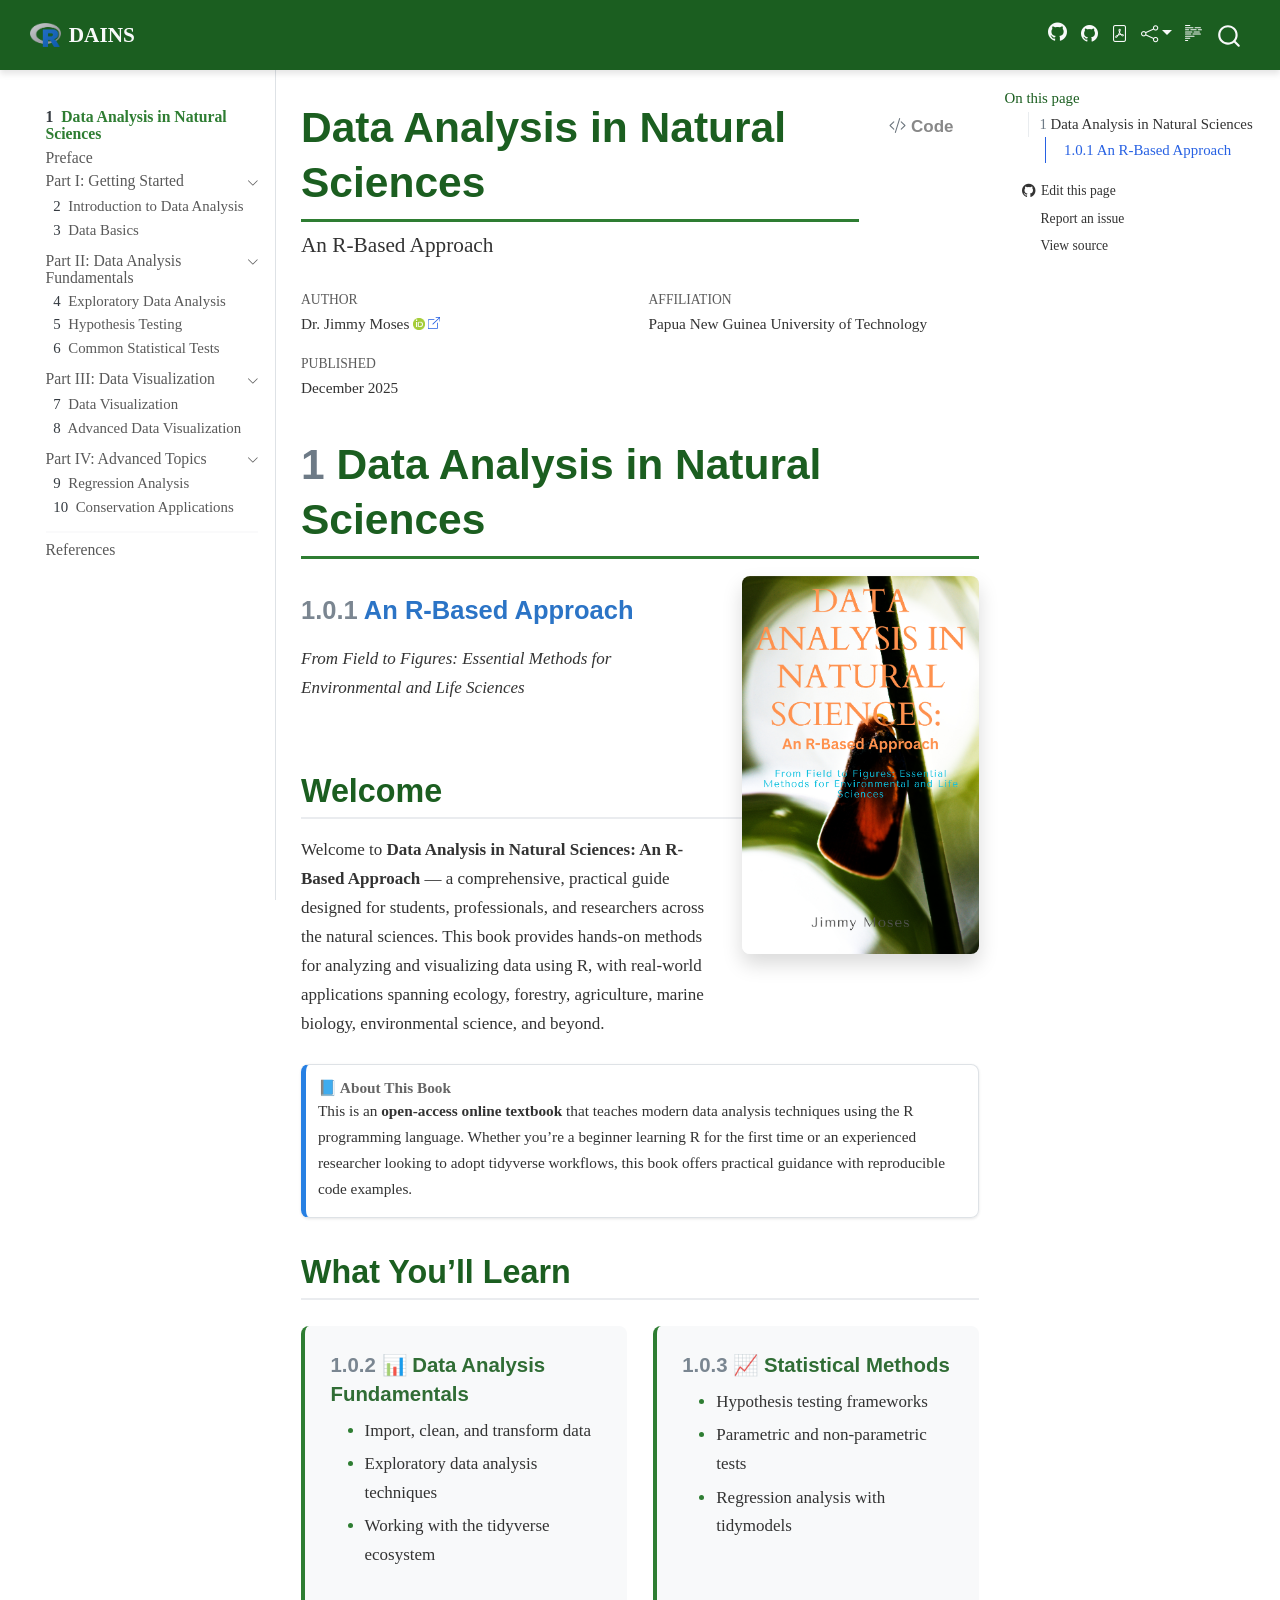
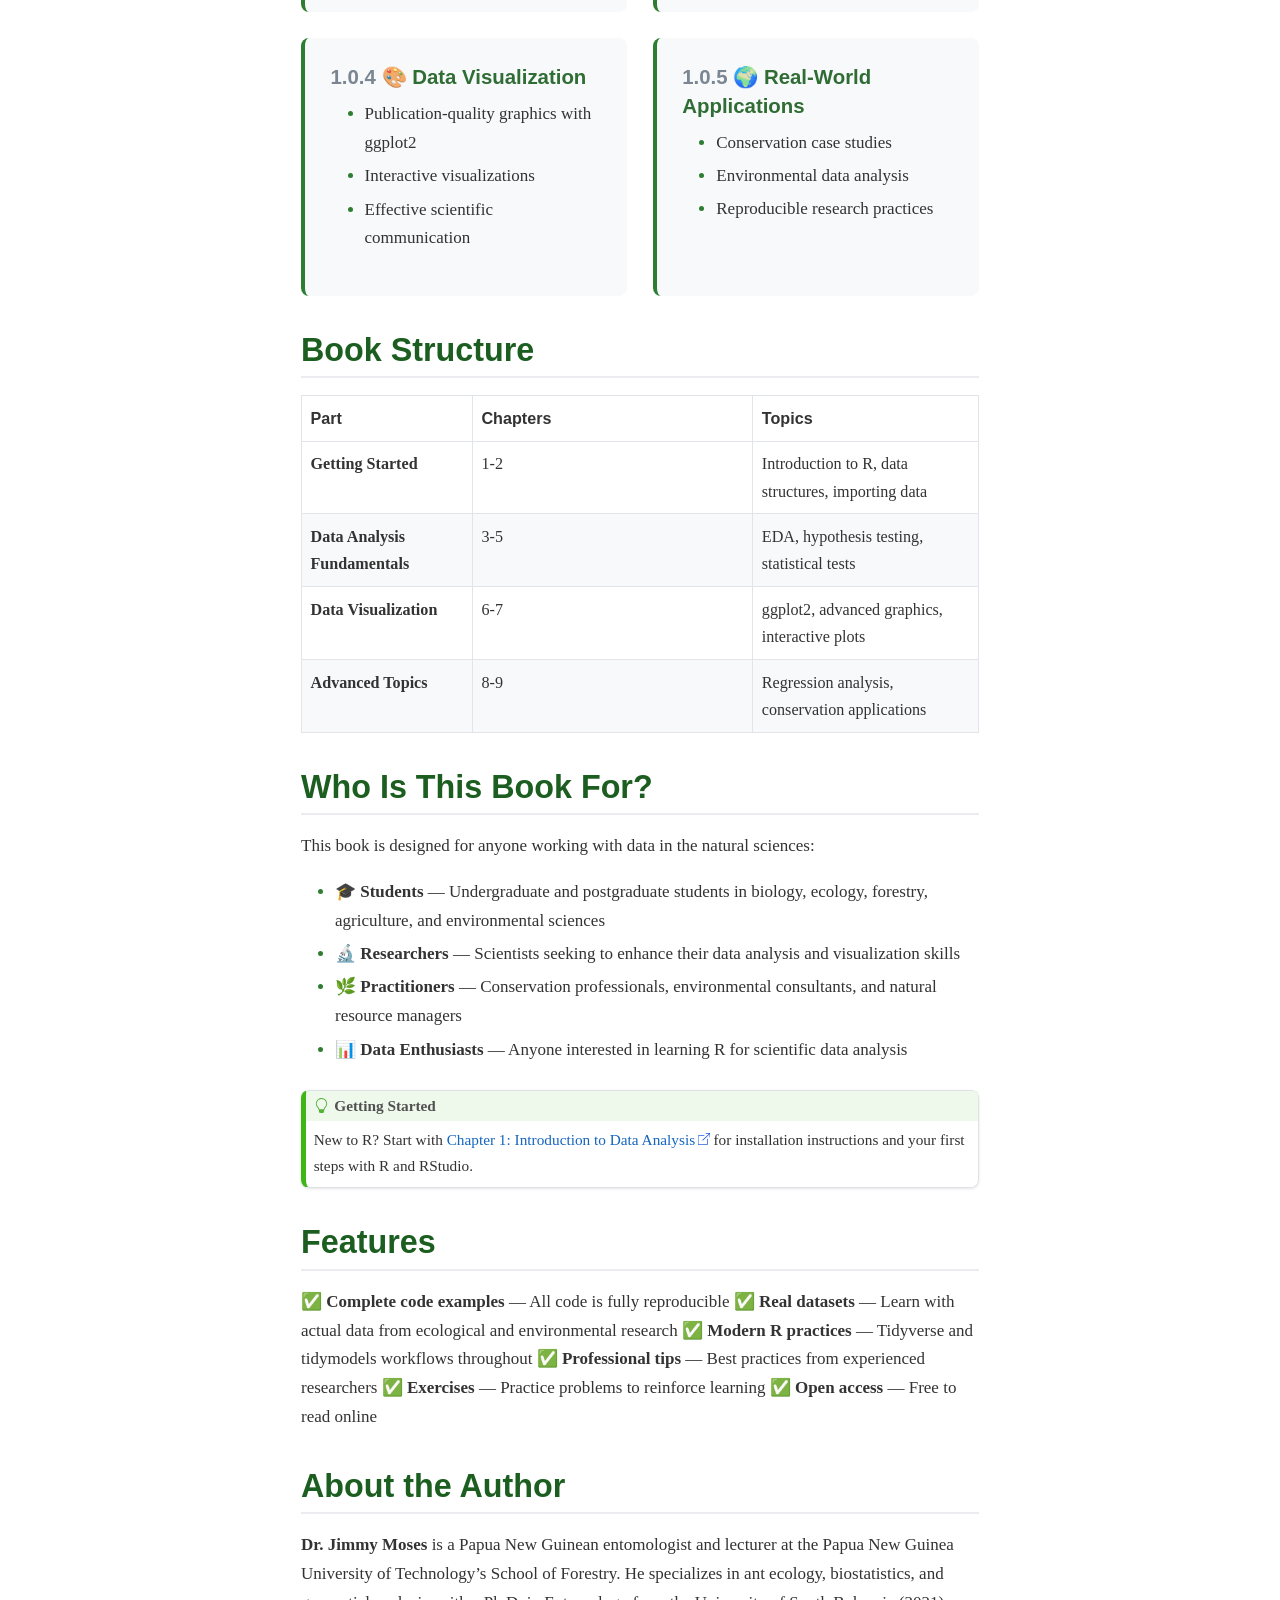
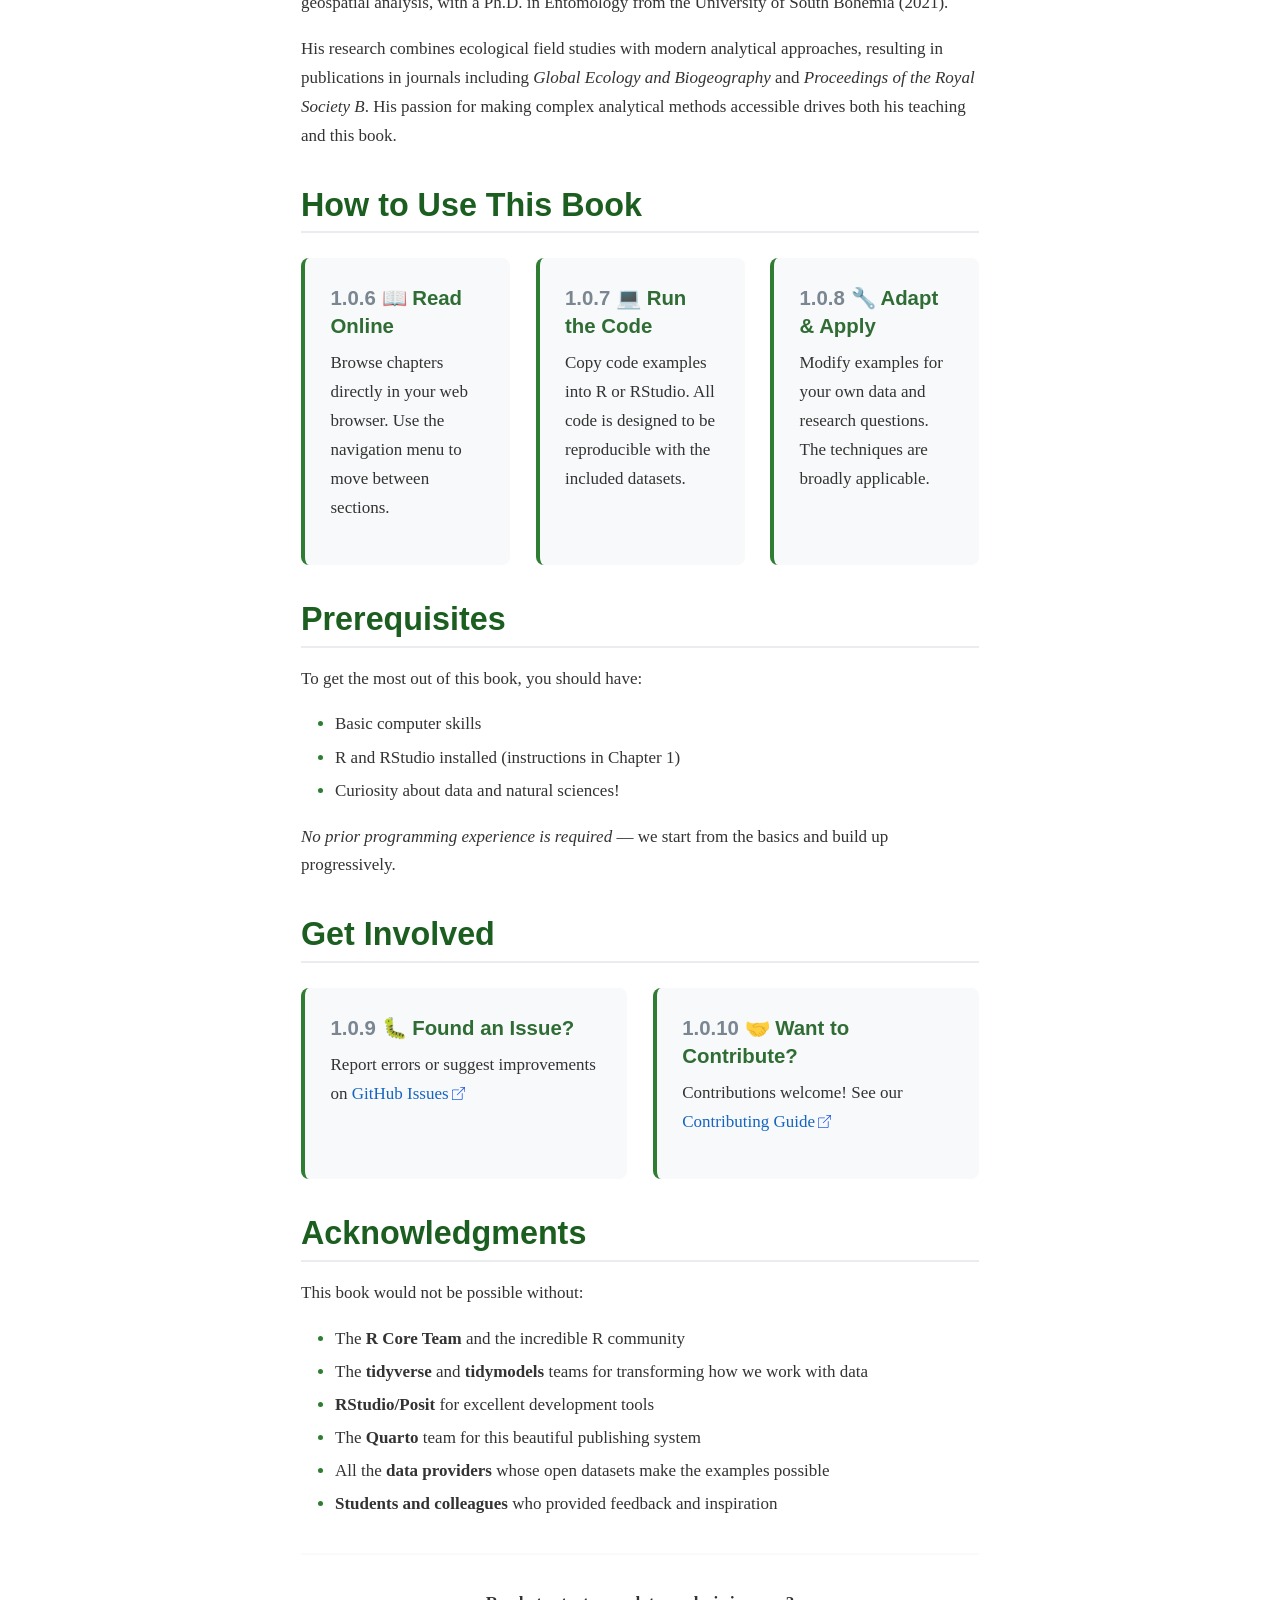
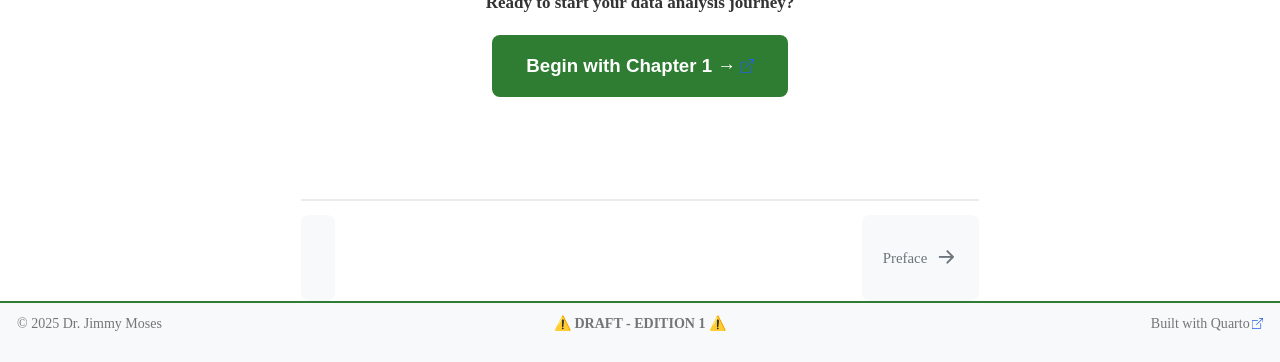
<file: index.html>
<!DOCTYPE html>
<html xmlns="http://www.w3.org/1999/xhtml" lang="en" xml:lang="en"><head>

<meta charset="utf-8">
<meta name="generator" content="quarto-99.9.9">

<meta name="viewport" content="width=device-width, initial-scale=1.0, user-scalable=yes">

<meta name="author" content="Dr.&nbsp;Jimmy Moses">

<title>Data Analysis in Natural Sciences</title>
<style>
code{white-space: pre-wrap;}
span.smallcaps{font-variant: small-caps;}
div.columns{display: flex; gap: min(4vw, 1.5em);}
div.column{flex: auto; overflow-x: auto;}
div.hanging-indent{margin-left: 1.5em; text-indent: -1.5em;}
ul.task-list{list-style: none;}
ul.task-list li input[type="checkbox"] {
  width: 0.8em;
  margin: 0 0.8em 0.2em -1em; /* quarto-specific, see https://github.com/quarto-dev/quarto-cli/issues/4556 */ 
  vertical-align: middle;
}
/* CSS for syntax highlighting */
html { -webkit-text-size-adjust: 100%; }
pre > code.sourceCode { white-space: pre; position: relative; }
pre > code.sourceCode > span { display: inline-block; line-height: 1.25; }
pre > code.sourceCode > span:empty { height: 1.2em; }
.sourceCode { overflow: visible; }
code.sourceCode > span { color: inherit; text-decoration: inherit; }
div.sourceCode { margin: 1em 0; }
pre.sourceCode { margin: 0; }
@media screen {
div.sourceCode { overflow: auto; }
}
@media print {
pre > code.sourceCode { white-space: pre-wrap; }
pre > code.sourceCode > span { text-indent: -5em; padding-left: 5em; }
}
pre.numberSource code
  { counter-reset: source-line 0; }
pre.numberSource code > span
  { position: relative; left: -4em; counter-increment: source-line; }
pre.numberSource code > span > a:first-child::before
  { content: counter(source-line);
    position: relative; left: -1em; text-align: right; vertical-align: baseline;
    border: none; display: inline-block;
    -webkit-touch-callout: none; -webkit-user-select: none;
    -khtml-user-select: none; -moz-user-select: none;
    -ms-user-select: none; user-select: none;
    padding: 0 4px; width: 4em;
  }
pre.numberSource { margin-left: 3em;  padding-left: 4px; }
div.sourceCode
  {   }
@media screen {
pre > code.sourceCode > span > a:first-child::before { text-decoration: underline; }
}
</style>


<script src="site_libs/quarto-nav/quarto-nav.js"></script>
<script src="site_libs/quarto-nav/headroom.min.js"></script>
<script src="site_libs/clipboard/clipboard.min.js"></script>
<script src="site_libs/quarto-search/autocomplete.umd.js"></script>
<script src="site_libs/quarto-search/fuse.min.js"></script>
<script src="site_libs/quarto-search/quarto-search.js"></script>
<meta name="quarto:offset" content="./">
<link href="./preface.html" rel="next">
<link href="./images/Rlogo.jpg" rel="icon" type="image/jpeg">
<script src="site_libs/quarto-html/quarto.js" type="module"></script>
<script src="site_libs/quarto-html/tabsets/tabsets.js" type="module"></script>
<script src="site_libs/quarto-html/popper.min.js"></script>
<script src="site_libs/quarto-html/tippy.umd.min.js"></script>
<script src="site_libs/quarto-html/anchor.min.js"></script>
<link href="site_libs/quarto-html/tippy.css" rel="stylesheet">
<link href="site_libs/quarto-html/quarto-syntax-highlighting-dark-56b67755cebbfb78539c873898544994.css" rel="stylesheet" class="quarto-color-scheme quarto-color-alternate" id="quarto-text-highlighting-styles">
<link href="site_libs/quarto-html/quarto-syntax-highlighting-f0bc7793ffdd46ddf3b99218c6954345.css" rel="stylesheet" class="quarto-color-scheme" id="quarto-text-highlighting-styles">
<script src="site_libs/bootstrap/bootstrap.min.js"></script>
<link href="site_libs/bootstrap/bootstrap-icons.css" rel="stylesheet">
<link href="site_libs/bootstrap/bootstrap-dark-5cb9b089ed55fbb2d9030d6bb4f5b5f8.min.css" rel="stylesheet" append-hash="true" class="quarto-color-scheme quarto-color-alternate" id="quarto-bootstrap" data-mode="light">
<link href="site_libs/bootstrap/bootstrap-5cb9b089ed55fbb2d9030d6bb4f5b5f8.min.css" rel="stylesheet" append-hash="true" class="quarto-color-scheme" id="quarto-bootstrap" data-mode="light">
<script id="quarto-search-options" type="application/json">{
  "location": "navbar",
  "copy-button": false,
  "collapse-after": 3,
  "panel-placement": "end",
  "type": "overlay",
  "limit": 50,
  "keyboard-shortcut": [
    "f",
    "/",
    "s"
  ],
  "language": {
    "search-no-results-text": "No results",
    "search-matching-documents-text": "matching documents",
    "search-copy-link-title": "Copy link to search",
    "search-hide-matches-text": "Hide additional matches",
    "search-more-match-text": "more match in this document",
    "search-more-matches-text": "more matches in this document",
    "search-clear-button-title": "Clear",
    "search-text-placeholder": "",
    "search-detached-cancel-button-title": "Cancel",
    "search-submit-button-title": "Submit",
    "search-label": "Search"
  }
}</script>
<style>html{ scroll-behavior: smooth; }</style>
<meta name="description" content="A comprehensive guide to data analysis in natural sciences using R. Learn statistical methods, data visualization, and reproducible research practices.">
<meta name="keywords" content="R programming, data analysis, statistics, ecology, natural sciences, ggplot2, tidyverse, data visualization">
<meta name="author" content="Dr. Jimmy Moses">


<link rel="stylesheet" href="styles.css">
</head>

<body class="nav-sidebar floating nav-fixed quarto-light">

<div id="quarto-search-results"></div>
  <header id="quarto-header" class="headroom fixed-top">
    <nav class="navbar navbar-expand-lg " data-bs-theme="dark">
      <div class="navbar-container container-fluid">
      <div class="navbar-brand-container mx-auto">
    <a href="./index.html" class="navbar-brand navbar-brand-logo">
    <img src="./images/Rlogo.jpg" alt="" class="navbar-logo">
    </a>
    <a class="navbar-brand" href="./index.html">
    <span class="navbar-title">DAINS</span>
    </a>
  </div>
            <div id="quarto-search" class="" title="Search"></div>
          <button class="navbar-toggler" type="button" data-bs-toggle="collapse" data-bs-target="#navbarCollapse" aria-controls="navbarCollapse" role="menu" aria-expanded="false" aria-label="Toggle navigation" onclick="if (window.quartoToggleHeadroom) { window.quartoToggleHeadroom(); }">
  <span class="navbar-toggler-icon"></span>
</button>
          <div class="collapse navbar-collapse" id="navbarCollapse">
            <ul class="navbar-nav navbar-nav-scroll ms-auto">
  <li class="nav-item compact">
    <a class="nav-link" href="https://github.com/jm0535/dains"> <i class="bi bi-github" role="img" aria-label="GitHub">
</i> 
<span class="menu-text"></span></a>
  </li>  
</ul>
          </div> <!-- /navcollapse -->
            <div class="quarto-navbar-tools tools-wide">
    <a href="https://github.com/jm0535/dains" title="Source Code" class="quarto-navigation-tool px-1" aria-label="Source Code"><i class="bi bi-github"></i></a>
    <a href="./Data-Analysis-in-Natural-Sciences.pdf" title="Download PDF" class="quarto-navigation-tool px-1" aria-label="Download PDF"><i class="bi bi-file-pdf"></i></a>
    <div class="dropdown">
      <a href="" title="Share" id="quarto-navigation-tool-dropdown-0" class="quarto-navigation-tool dropdown-toggle px-1" data-bs-toggle="dropdown" aria-expanded="false" role="link" aria-label="Share"><i class="bi bi-share"></i></a>
      <ul class="dropdown-menu" aria-labelledby="quarto-navigation-tool-dropdown-0">
          <li>
            <a class="dropdown-item quarto-navbar-tools-item" href="https://twitter.com/intent/tweet?url=|url|">
              <i class="bi bi-twitter pe-1"></i>
            Twitter
            </a>
          </li>
          <li>
            <a class="dropdown-item quarto-navbar-tools-item" href="https://www.facebook.com/sharer/sharer.php?u=|url|">
              <i class="bi bi-facebook pe-1"></i>
            Facebook
            </a>
          </li>
          <li>
            <a class="dropdown-item quarto-navbar-tools-item" href="https://www.linkedin.com/sharing/share-offsite/?url=|url|">
              <i class="bi bi-linkedin pe-1"></i>
            LinkedIn
            </a>
          </li>
      </ul>
    </div>
  <a href="" class="quarto-reader-toggle quarto-navigation-tool px-1" onclick="window.quartoToggleReader(); return false;" title="Toggle reader mode">
  <div class="quarto-reader-toggle-btn">
  <i class="bi"></i>
  </div>
</a>
</div>
      </div> <!-- /container-fluid -->
    </nav>
  <nav class="quarto-secondary-nav">
    <div class="container-fluid d-flex">
      <button type="button" class="quarto-btn-toggle btn" data-bs-toggle="collapse" role="button" data-bs-target=".quarto-sidebar-collapse-item" aria-controls="quarto-sidebar" aria-expanded="false" aria-label="Toggle sidebar navigation" onclick="if (window.quartoToggleHeadroom) { window.quartoToggleHeadroom(); }">
        <i class="bi bi-layout-text-sidebar-reverse"></i>
      </button>
        <nav class="quarto-page-breadcrumbs" aria-label="breadcrumb"><ol class="breadcrumb"><li class="breadcrumb-item"><a href="./index.html"><span class="chapter-number">1</span>&nbsp; <span class="chapter-title">Data Analysis in Natural Sciences</span></a></li></ol></nav>
        <a class="flex-grow-1" role="navigation" data-bs-toggle="collapse" data-bs-target=".quarto-sidebar-collapse-item" aria-controls="quarto-sidebar" aria-expanded="false" aria-label="Toggle sidebar navigation" onclick="if (window.quartoToggleHeadroom) { window.quartoToggleHeadroom(); }">      
        </a>
    </div>
  </nav>
</header>
<!-- content -->
<div id="quarto-content" class="quarto-container page-columns page-rows-contents page-layout-article page-navbar">
<!-- sidebar -->
  <nav id="quarto-sidebar" class="sidebar collapse collapse-horizontal quarto-sidebar-collapse-item sidebar-navigation floating overflow-auto">
    <div class="sidebar-menu-container"> 
    <ul class="list-unstyled mt-1">
        <li class="sidebar-item">
  <div class="sidebar-item-container"> 
  <a href="./index.html" class="sidebar-item-text sidebar-link active">
 <span class="menu-text"><span class="chapter-number">1</span>&nbsp; <span class="chapter-title">Data Analysis in Natural Sciences</span></span></a>
  </div>
</li>
        <li class="sidebar-item">
  <div class="sidebar-item-container"> 
  <a href="./preface.html" class="sidebar-item-text sidebar-link">
 <span class="menu-text">Preface</span></a>
  </div>
</li>
        <li class="sidebar-item sidebar-item-section">
      <div class="sidebar-item-container"> 
            <a class="sidebar-item-text sidebar-link text-start" data-bs-toggle="collapse" data-bs-target="#quarto-sidebar-section-1" role="navigation" aria-expanded="true">
 <span class="menu-text">Part I: Getting Started</span></a>
          <a class="sidebar-item-toggle text-start" data-bs-toggle="collapse" data-bs-target="#quarto-sidebar-section-1" role="navigation" aria-expanded="true" aria-label="Toggle section">
            <i class="bi bi-chevron-right ms-2"></i>
          </a> 
      </div>
      <ul id="quarto-sidebar-section-1" class="collapse list-unstyled sidebar-section depth1 show">  
          <li class="sidebar-item">
  <div class="sidebar-item-container"> 
  <a href="./chapters/01-introduction.html" class="sidebar-item-text sidebar-link">
 <span class="menu-text"><span class="chapter-number">2</span>&nbsp; <span class="chapter-title">Introduction to Data Analysis</span></span></a>
  </div>
</li>
          <li class="sidebar-item">
  <div class="sidebar-item-container"> 
  <a href="./chapters/02-data-basics.html" class="sidebar-item-text sidebar-link">
 <span class="menu-text"><span class="chapter-number">3</span>&nbsp; <span class="chapter-title">Data Basics</span></span></a>
  </div>
</li>
      </ul>
  </li>
        <li class="sidebar-item sidebar-item-section">
      <div class="sidebar-item-container"> 
            <a class="sidebar-item-text sidebar-link text-start" data-bs-toggle="collapse" data-bs-target="#quarto-sidebar-section-2" role="navigation" aria-expanded="true">
 <span class="menu-text">Part II: Data Analysis Fundamentals</span></a>
          <a class="sidebar-item-toggle text-start" data-bs-toggle="collapse" data-bs-target="#quarto-sidebar-section-2" role="navigation" aria-expanded="true" aria-label="Toggle section">
            <i class="bi bi-chevron-right ms-2"></i>
          </a> 
      </div>
      <ul id="quarto-sidebar-section-2" class="collapse list-unstyled sidebar-section depth1 show">  
          <li class="sidebar-item">
  <div class="sidebar-item-container"> 
  <a href="./chapters/03-exploratory-analysis.html" class="sidebar-item-text sidebar-link">
 <span class="menu-text"><span class="chapter-number">4</span>&nbsp; <span class="chapter-title">Exploratory Data Analysis</span></span></a>
  </div>
</li>
          <li class="sidebar-item">
  <div class="sidebar-item-container"> 
  <a href="./chapters/04-hypothesis-testing.html" class="sidebar-item-text sidebar-link">
 <span class="menu-text"><span class="chapter-number">5</span>&nbsp; <span class="chapter-title">Hypothesis Testing</span></span></a>
  </div>
</li>
          <li class="sidebar-item">
  <div class="sidebar-item-container"> 
  <a href="./chapters/05-statistical-tests.html" class="sidebar-item-text sidebar-link">
 <span class="menu-text"><span class="chapter-number">6</span>&nbsp; <span class="chapter-title">Common Statistical Tests</span></span></a>
  </div>
</li>
      </ul>
  </li>
        <li class="sidebar-item sidebar-item-section">
      <div class="sidebar-item-container"> 
            <a class="sidebar-item-text sidebar-link text-start" data-bs-toggle="collapse" data-bs-target="#quarto-sidebar-section-3" role="navigation" aria-expanded="true">
 <span class="menu-text">Part III: Data Visualization</span></a>
          <a class="sidebar-item-toggle text-start" data-bs-toggle="collapse" data-bs-target="#quarto-sidebar-section-3" role="navigation" aria-expanded="true" aria-label="Toggle section">
            <i class="bi bi-chevron-right ms-2"></i>
          </a> 
      </div>
      <ul id="quarto-sidebar-section-3" class="collapse list-unstyled sidebar-section depth1 show">  
          <li class="sidebar-item">
  <div class="sidebar-item-container"> 
  <a href="./chapters/06-visualization.html" class="sidebar-item-text sidebar-link">
 <span class="menu-text"><span class="chapter-number">7</span>&nbsp; <span class="chapter-title">Data Visualization</span></span></a>
  </div>
</li>
          <li class="sidebar-item">
  <div class="sidebar-item-container"> 
  <a href="./chapters/07-advanced-visualization.html" class="sidebar-item-text sidebar-link">
 <span class="menu-text"><span class="chapter-number">8</span>&nbsp; <span class="chapter-title">Advanced Data Visualization</span></span></a>
  </div>
</li>
      </ul>
  </li>
        <li class="sidebar-item sidebar-item-section">
      <div class="sidebar-item-container"> 
            <a class="sidebar-item-text sidebar-link text-start" data-bs-toggle="collapse" data-bs-target="#quarto-sidebar-section-4" role="navigation" aria-expanded="true">
 <span class="menu-text">Part IV: Advanced Topics</span></a>
          <a class="sidebar-item-toggle text-start" data-bs-toggle="collapse" data-bs-target="#quarto-sidebar-section-4" role="navigation" aria-expanded="true" aria-label="Toggle section">
            <i class="bi bi-chevron-right ms-2"></i>
          </a> 
      </div>
      <ul id="quarto-sidebar-section-4" class="collapse list-unstyled sidebar-section depth1 show">  
          <li class="sidebar-item">
  <div class="sidebar-item-container"> 
  <a href="./chapters/08-regression.html" class="sidebar-item-text sidebar-link">
 <span class="menu-text"><span class="chapter-number">9</span>&nbsp; <span class="chapter-title">Regression Analysis</span></span></a>
  </div>
</li>
          <li class="sidebar-item">
  <div class="sidebar-item-container"> 
  <a href="./chapters/09-conservation.html" class="sidebar-item-text sidebar-link">
 <span class="menu-text"><span class="chapter-number">10</span>&nbsp; <span class="chapter-title">Conservation Applications</span></span></a>
  </div>
</li>
      </ul>
  </li>
        <li class="px-0"><hr class="sidebar-divider hi "></li>
        <li class="sidebar-item">
  <div class="sidebar-item-container"> 
  <a href="./references.html" class="sidebar-item-text sidebar-link">
 <span class="menu-text">References</span></a>
  </div>
</li>
    </ul>
    </div>
</nav>
<div id="quarto-sidebar-glass" class="quarto-sidebar-collapse-item" data-bs-toggle="collapse" data-bs-target=".quarto-sidebar-collapse-item"></div>
<!-- margin-sidebar -->
    <div id="quarto-margin-sidebar" class="sidebar margin-sidebar">
        <nav id="TOC" role="doc-toc" class="toc-active" data-toc-expanded="2">
    <h2 id="toc-title">On this page</h2>
   
  <ul>
  <li><a href="#data-analysis-in-natural-sciences" id="toc-data-analysis-in-natural-sciences" class="nav-link active" data-scroll-target="#data-analysis-in-natural-sciences"><span class="header-section-number">1</span> Data Analysis in Natural Sciences</a>
  <ul class="collapse">
  <li><a href="#an-r-based-approach" id="toc-an-r-based-approach" class="nav-link" data-scroll-target="#an-r-based-approach"><span class="header-section-number">1.0.1</span> An R-Based Approach</a></li>
  </ul></li>
  </ul>
<div class="toc-actions"><ul><li><a href="https://github.com/jm0535/dains/edit/main/index.qmd" class="toc-action"><i class="bi bi-github"></i>Edit this page</a></li><li><a href="https://github.com/jm0535/dains/issues/new" class="toc-action"><i class="bi empty"></i>Report an issue</a></li><li><a href="https://github.com/jm0535/dains/blob/main/index.qmd" class="toc-action"><i class="bi empty"></i>View source</a></li></ul></div></nav>
    </div>
<!-- main -->
<main class="content" id="quarto-document-content">

<header id="title-block-header" class="quarto-title-block default">
<div class="quarto-title">
<div class="quarto-title-block"><div><h1 class="title">Data Analysis in Natural Sciences</h1><button type="button" class="btn code-tools-button" id="quarto-code-tools-source"><i class="bi"></i> Code</button></div></div>
<p class="subtitle lead">An R-Based Approach</p>
</div>


<div class="quarto-title-meta-author">
  <div class="quarto-title-meta-heading">Author</div>
  <div class="quarto-title-meta-heading">Affiliation</div>
  
    <div class="quarto-title-meta-contents">
    <p class="author">Dr.&nbsp;Jimmy Moses <a href="https://orcid.org/true" class="quarto-title-author-orcid"> <img src="[data-uri]"></a></p>
  </div>
  <div class="quarto-title-meta-contents">
        <p class="affiliation">
            Papua New Guinea University of Technology
          </p>
      </div>
  </div>

<div class="quarto-title-meta">

      
    <div>
    <div class="quarto-title-meta-heading">Published</div>
    <div class="quarto-title-meta-contents">
      <p class="date">December 2025</p>
    </div>
  </div>
  
    
  </div>
  


</header>



<section id="data-analysis-in-natural-sciences" class="level1 hero-title hero-banner" data-number="1">
<h1 class="hero-title" data-number="1"><span class="header-section-number">1</span> Data Analysis in Natural Sciences</h1><p><img src="images/dans_coverpage_final.png" title="Data Analysis in Natural Sciences" class="quarto-cover-image nolightbox img-fluid"></p>
<section id="an-r-based-approach" class="level3 hero-subtitle" data-number="1.0.1">
<h3 class="hero-subtitle anchored" data-number="1.0.1" data-anchor-id="an-r-based-approach"><span class="header-section-number">1.0.1</span> An R-Based Approach</h3>
<p><em>From Field to Figures: Essential Methods for Environmental and Life Sciences</em></p>
</section>
</section>
<div class="content-block">
<section id="welcome" class="level2 unnumbered">
<h2 class="unnumbered anchored" data-anchor-id="welcome">Welcome</h2>
<p>Welcome to <strong>Data Analysis in Natural Sciences: An R-Based Approach</strong> — a comprehensive, practical guide designed for students, professionals, and researchers across the natural sciences. This book provides hands-on methods for analyzing and visualizing data using R, with real-world applications spanning ecology, forestry, agriculture, marine biology, environmental science, and beyond.</p>
<div class="callout callout-style-simple callout-note no-icon callout-titled">
<div class="callout-header d-flex align-content-center">
<div class="callout-icon-container">
<i class="callout-icon no-icon"></i>
</div>
<div class="callout-title-container flex-fill">
📘 About This Book
</div>
</div>
<div class="callout-body-container callout-body">
<p>This is an <strong>open-access online textbook</strong> that teaches modern data analysis techniques using the R programming language. Whether you’re a beginner learning R for the first time or an experienced researcher looking to adopt tidyverse workflows, this book offers practical guidance with reproducible code examples.</p>
</div>
</div>
</section>
<section id="what-youll-learn" class="level2 unnumbered">
<h2 class="unnumbered anchored" data-anchor-id="what-youll-learn">What You’ll Learn</h2>
<div class="grid">
<section id="data-analysis-fundamentals" class="level3 g-col-12 g-col-md-6" data-number="1.0.2">
<h3 data-number="1.0.2" class="anchored" data-anchor-id="data-analysis-fundamentals"><span class="header-section-number">1.0.2</span> 📊 Data Analysis Fundamentals</h3>
<ul>
<li>Import, clean, and transform data</li>
<li>Exploratory data analysis techniques</li>
<li>Working with the tidyverse ecosystem</li>
</ul>
</section>
<section id="statistical-methods" class="level3 g-col-12 g-col-md-6" data-number="1.0.3">
<h3 data-number="1.0.3" class="anchored" data-anchor-id="statistical-methods"><span class="header-section-number">1.0.3</span> 📈 Statistical Methods</h3>
<ul>
<li>Hypothesis testing frameworks</li>
<li>Parametric and non-parametric tests</li>
<li>Regression analysis with tidymodels</li>
</ul>
</section>
<section id="data-visualization" class="level3 g-col-12 g-col-md-6" data-number="1.0.4">
<h3 data-number="1.0.4" class="anchored" data-anchor-id="data-visualization"><span class="header-section-number">1.0.4</span> 🎨 Data Visualization</h3>
<ul>
<li>Publication-quality graphics with ggplot2</li>
<li>Interactive visualizations</li>
<li>Effective scientific communication</li>
</ul>
</section>
<section id="real-world-applications" class="level3 g-col-12 g-col-md-6" data-number="1.0.5">
<h3 data-number="1.0.5" class="anchored" data-anchor-id="real-world-applications"><span class="header-section-number">1.0.5</span> 🌍 Real-World Applications</h3>
<ul>
<li>Conservation case studies</li>
<li>Environmental data analysis</li>
<li>Reproducible research practices</li>
</ul>
</section>
</div>
</section>
<section id="book-structure" class="level2 unnumbered">
<h2 class="unnumbered anchored" data-anchor-id="book-structure">Book Structure</h2>
<table class="caption-top table">
<colgroup>
<col style="width: 25%">
<col style="width: 41%">
<col style="width: 33%">
</colgroup>
<thead>
<tr class="header">
<th>Part</th>
<th>Chapters</th>
<th>Topics</th>
</tr>
</thead>
<tbody>
<tr class="odd">
<td><strong>Getting Started</strong></td>
<td>1-2</td>
<td>Introduction to R, data structures, importing data</td>
</tr>
<tr class="even">
<td><strong>Data Analysis Fundamentals</strong></td>
<td>3-5</td>
<td>EDA, hypothesis testing, statistical tests</td>
</tr>
<tr class="odd">
<td><strong>Data Visualization</strong></td>
<td>6-7</td>
<td>ggplot2, advanced graphics, interactive plots</td>
</tr>
<tr class="even">
<td><strong>Advanced Topics</strong></td>
<td>8-9</td>
<td>Regression analysis, conservation applications</td>
</tr>
</tbody>
</table>
</section>
<section id="who-is-this-book-for" class="level2 unnumbered">
<h2 class="unnumbered anchored" data-anchor-id="who-is-this-book-for">Who Is This Book For?</h2>
<p>This book is designed for anyone working with data in the natural sciences:</p>
<ul>
<li>🎓 <strong>Students</strong> — Undergraduate and postgraduate students in biology, ecology, forestry, agriculture, and environmental sciences</li>
<li>🔬 <strong>Researchers</strong> — Scientists seeking to enhance their data analysis and visualization skills</li>
<li>🌿 <strong>Practitioners</strong> — Conservation professionals, environmental consultants, and natural resource managers</li>
<li>📊 <strong>Data Enthusiasts</strong> — Anyone interested in learning R for scientific data analysis</li>
</ul>
<div class="callout callout-style-default callout-tip callout-titled">
<div class="callout-header d-flex align-content-center">
<div class="callout-icon-container">
<i class="callout-icon"></i>
</div>
<div class="callout-title-container flex-fill">
Getting Started
</div>
</div>
<div class="callout-body-container callout-body">
<p>New to R? Start with <a href="./chapters/01-introduction.html">Chapter 1: Introduction to Data Analysis</a> for installation instructions and your first steps with R and RStudio.</p>
</div>
</div>
</section>
<section id="features" class="level2 unnumbered">
<h2 class="unnumbered anchored" data-anchor-id="features">Features</h2>
<p>✅ <strong>Complete code examples</strong> — All code is fully reproducible ✅ <strong>Real datasets</strong> — Learn with actual data from ecological and environmental research ✅ <strong>Modern R practices</strong> — Tidyverse and tidymodels workflows throughout ✅ <strong>Professional tips</strong> — Best practices from experienced researchers ✅ <strong>Exercises</strong> — Practice problems to reinforce learning ✅ <strong>Open access</strong> — Free to read online</p>
</section>
<section id="about-the-author" class="level2 unnumbered">
<h2 class="unnumbered anchored" data-anchor-id="about-the-author">About the Author</h2>
<p><strong>Dr.&nbsp;Jimmy Moses</strong> is a Papua New Guinean entomologist and lecturer at the Papua New Guinea University of Technology’s School of Forestry. He specializes in ant ecology, biostatistics, and geospatial analysis, with a Ph.D.&nbsp;in Entomology from the University of South Bohemia (2021).</p>
<p>His research combines ecological field studies with modern analytical approaches, resulting in publications in journals including <em>Global Ecology and Biogeography</em> and <em>Proceedings of the Royal Society B</em>. His passion for making complex analytical methods accessible drives both his teaching and this book.</p>
</section>
<section id="how-to-use-this-book" class="level2 unnumbered">
<h2 class="unnumbered anchored" data-anchor-id="how-to-use-this-book">How to Use This Book</h2>
<div class="grid">
<section id="read-online" class="level3 g-col-12 g-col-md-4" data-number="1.0.6">
<h3 data-number="1.0.6" class="anchored" data-anchor-id="read-online"><span class="header-section-number">1.0.6</span> 📖 Read Online</h3>
<p>Browse chapters directly in your web browser. Use the navigation menu to move between sections.</p>
</section>
<section id="run-the-code" class="level3 g-col-12 g-col-md-4" data-number="1.0.7">
<h3 data-number="1.0.7" class="anchored" data-anchor-id="run-the-code"><span class="header-section-number">1.0.7</span> 💻 Run the Code</h3>
<p>Copy code examples into R or RStudio. All code is designed to be reproducible with the included datasets.</p>
</section>
<section id="adapt-apply" class="level3 g-col-12 g-col-md-4" data-number="1.0.8">
<h3 data-number="1.0.8" class="anchored" data-anchor-id="adapt-apply"><span class="header-section-number">1.0.8</span> 🔧 Adapt &amp; Apply</h3>
<p>Modify examples for your own data and research questions. The techniques are broadly applicable.</p>
</section>
</div>
</section>
<section id="prerequisites" class="level2 unnumbered">
<h2 class="unnumbered anchored" data-anchor-id="prerequisites">Prerequisites</h2>
<p>To get the most out of this book, you should have:</p>
<ul>
<li>Basic computer skills</li>
<li>R and RStudio installed (instructions in Chapter 1)</li>
<li>Curiosity about data and natural sciences!</li>
</ul>
<p><em>No prior programming experience is required</em> — we start from the basics and build up progressively.</p>
</section>
<section id="get-involved" class="level2 unnumbered">
<h2 class="unnumbered anchored" data-anchor-id="get-involved">Get Involved</h2>
<div class="grid">
<section id="found-an-issue" class="level3 g-col-12 g-col-md-6" data-number="1.0.9">
<h3 data-number="1.0.9" class="anchored" data-anchor-id="found-an-issue"><span class="header-section-number">1.0.9</span> 🐛 Found an Issue?</h3>
<p>Report errors or suggest improvements on <a href="https://github.com/jm0535/dains/issues">GitHub Issues</a></p>
</section>
<section id="want-to-contribute" class="level3 g-col-12 g-col-md-6" data-number="1.0.10">
<h3 data-number="1.0.10" class="anchored" data-anchor-id="want-to-contribute"><span class="header-section-number">1.0.10</span> 🤝 Want to Contribute?</h3>
<p>Contributions welcome! See our <a href="https://github.com/jm0535/dains/blob/main/CONTRIBUTING.md">Contributing Guide</a></p>
</section>
</div>
</section>
<section id="acknowledgments" class="level2 unnumbered">
<h2 class="unnumbered anchored" data-anchor-id="acknowledgments">Acknowledgments</h2>
<p>This book would not be possible without:</p>
<ul>
<li>The <strong>R Core Team</strong> and the incredible R community</li>
<li>The <strong>tidyverse</strong> and <strong>tidymodels</strong> teams for transforming how we work with data</li>
<li><strong>RStudio/Posit</strong> for excellent development tools</li>
<li>The <strong>Quarto</strong> team for this beautiful publishing system</li>
<li>All the <strong>data providers</strong> whose open datasets make the examples possible</li>
<li><strong>Students and colleagues</strong> who provided feedback and inspiration</li>
</ul>
<hr>
<div class="text-center">
<p><strong>Ready to start your data analysis journey?</strong></p>
<p><a href="./chapters/01-introduction.html" class="btn btn-primary btn-lg">Begin with Chapter 1 →</a></p>
</div>
</section>
</div>


<!-- -->


</main> <!-- /main -->
<script id="quarto-html-after-body" type="application/javascript">
  window.document.addEventListener("DOMContentLoaded", function (event) {
    const icon = "";
    const anchorJS = new window.AnchorJS();
    anchorJS.options = {
      placement: 'right',
      icon: icon
    };
    anchorJS.add('.anchored');
    const isCodeAnnotation = (el) => {
      for (const clz of el.classList) {
        if (clz.startsWith('code-annotation-')) {                     
          return true;
        }
      }
      return false;
    }
    const onCopySuccess = function(e) {
      // button target
      const button = e.trigger;
      // don't keep focus
      button.blur();
      // flash "checked"
      button.classList.add('code-copy-button-checked');
      var currentTitle = button.getAttribute("title");
      button.setAttribute("title", "Copied!");
      let tooltip;
      if (window.bootstrap) {
        button.setAttribute("data-bs-toggle", "tooltip");
        button.setAttribute("data-bs-placement", "left");
        button.setAttribute("data-bs-title", "Copied!");
        tooltip = new bootstrap.Tooltip(button, 
          { trigger: "manual", 
            customClass: "code-copy-button-tooltip",
            offset: [0, -8]});
        tooltip.show();    
      }
      setTimeout(function() {
        if (tooltip) {
          tooltip.hide();
          button.removeAttribute("data-bs-title");
          button.removeAttribute("data-bs-toggle");
          button.removeAttribute("data-bs-placement");
        }
        button.setAttribute("title", currentTitle);
        button.classList.remove('code-copy-button-checked');
      }, 1000);
      // clear code selection
      e.clearSelection();
    }
    const getTextToCopy = function(trigger) {
        const codeEl = trigger.previousElementSibling.cloneNode(true);
        for (const childEl of codeEl.children) {
          if (isCodeAnnotation(childEl)) {
            childEl.remove();
          }
        }
        return codeEl.innerText;
    }
    const clipboard = new window.ClipboardJS('.code-copy-button:not([data-in-quarto-modal])', {
      text: getTextToCopy
    });
    clipboard.on('success', onCopySuccess);
    if (window.document.getElementById('quarto-embedded-source-code-modal')) {
      const clipboardModal = new window.ClipboardJS('.code-copy-button[data-in-quarto-modal]', {
        text: getTextToCopy,
        container: window.document.getElementById('quarto-embedded-source-code-modal')
      });
      clipboardModal.on('success', onCopySuccess);
    }
    const viewSource = window.document.getElementById('quarto-view-source') ||
                       window.document.getElementById('quarto-code-tools-source');
    if (viewSource) {
      const sourceUrl = viewSource.getAttribute("data-quarto-source-url");
      viewSource.addEventListener("click", function(e) {
        if (sourceUrl) {
          // rstudio viewer pane
          if (/\bcapabilities=\b/.test(window.location)) {
            window.open(sourceUrl);
          } else {
            window.location.href = sourceUrl;
          }
        } else {
          const modal = new bootstrap.Modal(document.getElementById('quarto-embedded-source-code-modal'));
          modal.show();
        }
        return false;
      });
    }
    function toggleCodeHandler(show) {
      return function(e) {
        const detailsSrc = window.document.querySelectorAll(".cell > details > .sourceCode");
        for (let i=0; i<detailsSrc.length; i++) {
          const details = detailsSrc[i].parentElement;
          if (show) {
            details.open = true;
          } else {
            details.removeAttribute("open");
          }
        }
        const cellCodeDivs = window.document.querySelectorAll(".cell > .sourceCode");
        const fromCls = show ? "hidden" : "unhidden";
        const toCls = show ? "unhidden" : "hidden";
        for (let i=0; i<cellCodeDivs.length; i++) {
          const codeDiv = cellCodeDivs[i];
          if (codeDiv.classList.contains(fromCls)) {
            codeDiv.classList.remove(fromCls);
            codeDiv.classList.add(toCls);
          } 
        }
        return false;
      }
    }
    const hideAllCode = window.document.getElementById("quarto-hide-all-code");
    if (hideAllCode) {
      hideAllCode.addEventListener("click", toggleCodeHandler(false));
    }
    const showAllCode = window.document.getElementById("quarto-show-all-code");
    if (showAllCode) {
      showAllCode.addEventListener("click", toggleCodeHandler(true));
    }
      var localhostRegex = new RegExp(/^(?:http|https):\/\/localhost\:?[0-9]*\//);
      var mailtoRegex = new RegExp(/^mailto:/);
        var filterRegex = new RegExp("^(?:http:|https:)\/\/jm0535\.github\.io\/dains");
      var isInternal = (href) => {
          return filterRegex.test(href) || localhostRegex.test(href) || mailtoRegex.test(href);
      }
      // Inspect non-navigation links and adorn them if external
     var links = window.document.querySelectorAll('a[href]:not(.nav-link):not(.navbar-brand):not(.toc-action):not(.sidebar-link):not(.sidebar-item-toggle):not(.pagination-link):not(.no-external):not([aria-hidden]):not(.dropdown-item):not(.quarto-navigation-tool):not(.about-link)');
      for (var i=0; i<links.length; i++) {
        const link = links[i];
        if (!isInternal(link.href)) {
          // undo the damage that might have been done by quarto-nav.js in the case of
          // links that we want to consider external
          if (link.dataset.originalHref !== undefined) {
            link.href = link.dataset.originalHref;
          }
            // target, if specified
            link.setAttribute("target", "_blank");
            if (link.getAttribute("rel") === null) {
              link.setAttribute("rel", "noopener");
            }
            // default icon
            link.classList.add("external");
        }
      }
    function tippyHover(el, contentFn, onTriggerFn, onUntriggerFn) {
      const config = {
        allowHTML: true,
        maxWidth: 500,
        delay: 100,
        arrow: false,
        appendTo: function(el) {
            return el.parentElement;
        },
        interactive: true,
        interactiveBorder: 10,
        theme: 'quarto',
        placement: 'bottom-start',
      };
      if (contentFn) {
        config.content = contentFn;
      }
      if (onTriggerFn) {
        config.onTrigger = onTriggerFn;
      }
      if (onUntriggerFn) {
        config.onUntrigger = onUntriggerFn;
      }
      window.tippy(el, config); 
    }
    const noterefs = window.document.querySelectorAll('a[role="doc-noteref"]');
    for (var i=0; i<noterefs.length; i++) {
      const ref = noterefs[i];
      tippyHover(ref, function() {
        // use id or data attribute instead here
        let href = ref.getAttribute('data-footnote-href') || ref.getAttribute('href');
        try { href = new URL(href).hash; } catch {}
        const id = href.replace(/^#\/?/, "");
        const note = window.document.getElementById(id);
        if (note) {
          return note.innerHTML;
        } else {
          return "";
        }
      });
    }
    const xrefs = window.document.querySelectorAll('a.quarto-xref');
    const processXRef = (id, note) => {
      // Strip column container classes
      const stripColumnClz = (el) => {
        el.classList.remove("page-full", "page-columns");
        if (el.children) {
          for (const child of el.children) {
            stripColumnClz(child);
          }
        }
      }
      stripColumnClz(note)
      if (id === null || id.startsWith('sec-')) {
        // Special case sections, only their first couple elements
        const container = document.createElement("div");
        if (note.children && note.children.length > 2) {
          container.appendChild(note.children[0].cloneNode(true));
          for (let i = 1; i < note.children.length; i++) {
            const child = note.children[i];
            if (child.tagName === "P" && child.innerText === "") {
              continue;
            } else {
              container.appendChild(child.cloneNode(true));
              break;
            }
          }
          if (window.Quarto?.typesetMath) {
            window.Quarto.typesetMath(container);
          }
          return container.innerHTML
        } else {
          if (window.Quarto?.typesetMath) {
            window.Quarto.typesetMath(note);
          }
          return note.innerHTML;
        }
      } else {
        // Remove any anchor links if they are present
        const anchorLink = note.querySelector('a.anchorjs-link');
        if (anchorLink) {
          anchorLink.remove();
        }
        if (window.Quarto?.typesetMath) {
          window.Quarto.typesetMath(note);
        }
        if (note.classList.contains("callout")) {
          return note.outerHTML;
        } else {
          return note.innerHTML;
        }
      }
    }
    for (var i=0; i<xrefs.length; i++) {
      const xref = xrefs[i];
      tippyHover(xref, undefined, function(instance) {
        instance.disable();
        let url = xref.getAttribute('href');
        let hash = undefined; 
        if (url.startsWith('#')) {
          hash = url;
        } else {
          try { hash = new URL(url).hash; } catch {}
        }
        if (hash) {
          const id = hash.replace(/^#\/?/, "");
          const note = window.document.getElementById(id);
          if (note !== null) {
            try {
              const html = processXRef(id, note.cloneNode(true));
              instance.setContent(html);
            } finally {
              instance.enable();
              instance.show();
            }
          } else {
            // See if we can fetch this
            fetch(url.split('#')[0])
            .then(res => res.text())
            .then(html => {
              const parser = new DOMParser();
              const htmlDoc = parser.parseFromString(html, "text/html");
              const note = htmlDoc.getElementById(id);
              if (note !== null) {
                const html = processXRef(id, note);
                instance.setContent(html);
              } 
            }).finally(() => {
              instance.enable();
              instance.show();
            });
          }
        } else {
          // See if we can fetch a full url (with no hash to target)
          // This is a special case and we should probably do some content thinning / targeting
          fetch(url)
          .then(res => res.text())
          .then(html => {
            const parser = new DOMParser();
            const htmlDoc = parser.parseFromString(html, "text/html");
            const note = htmlDoc.querySelector('main.content');
            if (note !== null) {
              // This should only happen for chapter cross references
              // (since there is no id in the URL)
              // remove the first header
              if (note.children.length > 0 && note.children[0].tagName === "HEADER") {
                note.children[0].remove();
              }
              const html = processXRef(null, note);
              instance.setContent(html);
            } 
          }).finally(() => {
            instance.enable();
            instance.show();
          });
        }
      }, function(instance) {
      });
    }
        let selectedAnnoteEl;
        const selectorForAnnotation = ( cell, annotation) => {
          let cellAttr = 'data-code-cell="' + cell + '"';
          let lineAttr = 'data-code-annotation="' +  annotation + '"';
          const selector = 'span[' + cellAttr + '][' + lineAttr + ']';
          return selector;
        }
        const selectCodeLines = (annoteEl) => {
          const doc = window.document;
          const targetCell = annoteEl.getAttribute("data-target-cell");
          const targetAnnotation = annoteEl.getAttribute("data-target-annotation");
          const annoteSpan = window.document.querySelector(selectorForAnnotation(targetCell, targetAnnotation));
          const lines = annoteSpan.getAttribute("data-code-lines").split(",");
          const lineIds = lines.map((line) => {
            return targetCell + "-" + line;
          })
          let top = null;
          let height = null;
          let parent = null;
          if (lineIds.length > 0) {
              //compute the position of the single el (top and bottom and make a div)
              const el = window.document.getElementById(lineIds[0]);
              top = el.offsetTop;
              height = el.offsetHeight;
              parent = el.parentElement.parentElement;
            if (lineIds.length > 1) {
              const lastEl = window.document.getElementById(lineIds[lineIds.length - 1]);
              const bottom = lastEl.offsetTop + lastEl.offsetHeight;
              height = bottom - top;
            }
            if (top !== null && height !== null && parent !== null) {
              // cook up a div (if necessary) and position it 
              let div = window.document.getElementById("code-annotation-line-highlight");
              if (div === null) {
                div = window.document.createElement("div");
                div.setAttribute("id", "code-annotation-line-highlight");
                div.style.position = 'absolute';
                parent.appendChild(div);
              }
              div.style.top = top - 2 + "px";
              div.style.height = height + 4 + "px";
              div.style.left = 0;
              let gutterDiv = window.document.getElementById("code-annotation-line-highlight-gutter");
              if (gutterDiv === null) {
                gutterDiv = window.document.createElement("div");
                gutterDiv.setAttribute("id", "code-annotation-line-highlight-gutter");
                gutterDiv.style.position = 'absolute';
                const codeCell = window.document.getElementById(targetCell);
                const gutter = codeCell.querySelector('.code-annotation-gutter');
                gutter.appendChild(gutterDiv);
              }
              gutterDiv.style.top = top - 2 + "px";
              gutterDiv.style.height = height + 4 + "px";
            }
            selectedAnnoteEl = annoteEl;
          }
        };
        const unselectCodeLines = () => {
          const elementsIds = ["code-annotation-line-highlight", "code-annotation-line-highlight-gutter"];
          elementsIds.forEach((elId) => {
            const div = window.document.getElementById(elId);
            if (div) {
              div.remove();
            }
          });
          selectedAnnoteEl = undefined;
        };
          // Handle positioning of the toggle
      window.addEventListener(
        "resize",
        throttle(() => {
          elRect = undefined;
          if (selectedAnnoteEl) {
            selectCodeLines(selectedAnnoteEl);
          }
        }, 10)
      );
      function throttle(fn, ms) {
      let throttle = false;
      let timer;
        return (...args) => {
          if(!throttle) { // first call gets through
              fn.apply(this, args);
              throttle = true;
          } else { // all the others get throttled
              if(timer) clearTimeout(timer); // cancel #2
              timer = setTimeout(() => {
                fn.apply(this, args);
                timer = throttle = false;
              }, ms);
          }
        };
      }
        // Attach click handler to the DT
        const annoteDls = window.document.querySelectorAll('dt[data-target-cell]');
        for (const annoteDlNode of annoteDls) {
          annoteDlNode.addEventListener('click', (event) => {
            const clickedEl = event.target;
            if (clickedEl !== selectedAnnoteEl) {
              unselectCodeLines();
              const activeEl = window.document.querySelector('dt[data-target-cell].code-annotation-active');
              if (activeEl) {
                activeEl.classList.remove('code-annotation-active');
              }
              selectCodeLines(clickedEl);
              clickedEl.classList.add('code-annotation-active');
            } else {
              // Unselect the line
              unselectCodeLines();
              clickedEl.classList.remove('code-annotation-active');
            }
          });
        }
    const findCites = (el) => {
      const parentEl = el.parentElement;
      if (parentEl) {
        const cites = parentEl.dataset.cites;
        if (cites) {
          return {
            el,
            cites: cites.split(' ')
          };
        } else {
          return findCites(el.parentElement)
        }
      } else {
        return undefined;
      }
    };
    var bibliorefs = window.document.querySelectorAll('a[role="doc-biblioref"]');
    for (var i=0; i<bibliorefs.length; i++) {
      const ref = bibliorefs[i];
      const citeInfo = findCites(ref);
      if (citeInfo) {
        tippyHover(citeInfo.el, function() {
          var popup = window.document.createElement('div');
          citeInfo.cites.forEach(function(cite) {
            var citeDiv = window.document.createElement('div');
            citeDiv.classList.add('hanging-indent');
            citeDiv.classList.add('csl-entry');
            var biblioDiv = window.document.getElementById('ref-' + cite);
            if (biblioDiv) {
              citeDiv.innerHTML = biblioDiv.innerHTML;
            }
            popup.appendChild(citeDiv);
          });
          return popup.innerHTML;
        });
      }
    }
  });
  </script>
<nav class="page-navigation">
  <div class="nav-page nav-page-previous">
  </div>
  <div class="nav-page nav-page-next">
      <a href="./preface.html" class="pagination-link" aria-label="Preface">
        <span class="nav-page-text">Preface</span> <i class="bi bi-arrow-right-short"></i>
      </a>
  </div>
</nav><div class="modal fade" id="quarto-embedded-source-code-modal" tabindex="-1" aria-labelledby="quarto-embedded-source-code-modal-label" aria-hidden="true"><div class="modal-dialog modal-dialog-scrollable"><div class="modal-content"><div class="modal-header"><h5 class="modal-title" id="quarto-embedded-source-code-modal-label">Source Code</h5><button class="btn-close" data-bs-dismiss="modal"></button></div><div class="modal-body"><div class="">
<div class="sourceCode" id="cb1" data-shortcodes="false"><pre class="sourceCode markdown code-with-copy"><code class="sourceCode markdown"><span id="cb1-1"><a href="#cb1-1" aria-hidden="true" tabindex="-1"></a><span class="co">---</span></span>
<span id="cb1-2"><a href="#cb1-2" aria-hidden="true" tabindex="-1"></a><span class="an">pagetitle:</span><span class="co"> "Data Analysis in Natural Sciences"</span></span>
<span id="cb1-3"><a href="#cb1-3" aria-hidden="true" tabindex="-1"></a><span class="an">prefer-html:</span><span class="co"> true</span></span>
<span id="cb1-4"><a href="#cb1-4" aria-hidden="true" tabindex="-1"></a><span class="co">---</span></span>
<span id="cb1-5"><a href="#cb1-5" aria-hidden="true" tabindex="-1"></a></span>
<span id="cb1-6"><a href="#cb1-6" aria-hidden="true" tabindex="-1"></a>::: {.hero-banner}</span>
<span id="cb1-7"><a href="#cb1-7" aria-hidden="true" tabindex="-1"></a></span>
<span id="cb1-8"><a href="#cb1-8" aria-hidden="true" tabindex="-1"></a><span class="fu"># Data Analysis in Natural Sciences {.hero-title}</span></span>
<span id="cb1-9"><a href="#cb1-9" aria-hidden="true" tabindex="-1"></a></span>
<span id="cb1-10"><a href="#cb1-10" aria-hidden="true" tabindex="-1"></a><span class="fu">### An R-Based Approach {.hero-subtitle}</span></span>
<span id="cb1-11"><a href="#cb1-11" aria-hidden="true" tabindex="-1"></a></span>
<span id="cb1-12"><a href="#cb1-12" aria-hidden="true" tabindex="-1"></a>*From Field to Figures: Essential Methods for Environmental and Life Sciences*</span>
<span id="cb1-13"><a href="#cb1-13" aria-hidden="true" tabindex="-1"></a></span>
<span id="cb1-14"><a href="#cb1-14" aria-hidden="true" tabindex="-1"></a>:::</span>
<span id="cb1-15"><a href="#cb1-15" aria-hidden="true" tabindex="-1"></a></span>
<span id="cb1-16"><a href="#cb1-16" aria-hidden="true" tabindex="-1"></a>::: {.content-block}</span>
<span id="cb1-17"><a href="#cb1-17" aria-hidden="true" tabindex="-1"></a></span>
<span id="cb1-18"><a href="#cb1-18" aria-hidden="true" tabindex="-1"></a><span class="fu">## Welcome {.unnumbered}</span></span>
<span id="cb1-19"><a href="#cb1-19" aria-hidden="true" tabindex="-1"></a></span>
<span id="cb1-20"><a href="#cb1-20" aria-hidden="true" tabindex="-1"></a>Welcome to **Data Analysis in Natural Sciences: An R-Based Approach** — a comprehensive, practical guide designed for students, professionals, and researchers across the natural sciences. This book provides hands-on methods for analyzing and visualizing data using R, with real-world applications spanning ecology, forestry, agriculture, marine biology, environmental science, and beyond.</span>
<span id="cb1-21"><a href="#cb1-21" aria-hidden="true" tabindex="-1"></a></span>
<span id="cb1-22"><a href="#cb1-22" aria-hidden="true" tabindex="-1"></a>::: {.callout-note appearance="simple" icon=false}</span>
<span id="cb1-23"><a href="#cb1-23" aria-hidden="true" tabindex="-1"></a><span class="fu">## 📘 About This Book</span></span>
<span id="cb1-24"><a href="#cb1-24" aria-hidden="true" tabindex="-1"></a></span>
<span id="cb1-25"><a href="#cb1-25" aria-hidden="true" tabindex="-1"></a>This is an **open-access online textbook** that teaches modern data analysis techniques using the R programming language. Whether you're a beginner learning R for the first time or an experienced researcher looking to adopt tidyverse workflows, this book offers practical guidance with reproducible code examples.</span>
<span id="cb1-26"><a href="#cb1-26" aria-hidden="true" tabindex="-1"></a>:::</span>
<span id="cb1-27"><a href="#cb1-27" aria-hidden="true" tabindex="-1"></a></span>
<span id="cb1-28"><a href="#cb1-28" aria-hidden="true" tabindex="-1"></a><span class="fu">## What You'll Learn {.unnumbered}</span></span>
<span id="cb1-29"><a href="#cb1-29" aria-hidden="true" tabindex="-1"></a></span>
<span id="cb1-30"><a href="#cb1-30" aria-hidden="true" tabindex="-1"></a>::: {.grid}</span>
<span id="cb1-31"><a href="#cb1-31" aria-hidden="true" tabindex="-1"></a></span>
<span id="cb1-32"><a href="#cb1-32" aria-hidden="true" tabindex="-1"></a>::: {.g-col-12 .g-col-md-6}</span>
<span id="cb1-33"><a href="#cb1-33" aria-hidden="true" tabindex="-1"></a><span class="fu">### 📊 Data Analysis Fundamentals</span></span>
<span id="cb1-34"><a href="#cb1-34" aria-hidden="true" tabindex="-1"></a><span class="ss">- </span>Import, clean, and transform data</span>
<span id="cb1-35"><a href="#cb1-35" aria-hidden="true" tabindex="-1"></a><span class="ss">- </span>Exploratory data analysis techniques</span>
<span id="cb1-36"><a href="#cb1-36" aria-hidden="true" tabindex="-1"></a><span class="ss">- </span>Working with the tidyverse ecosystem</span>
<span id="cb1-37"><a href="#cb1-37" aria-hidden="true" tabindex="-1"></a>:::</span>
<span id="cb1-38"><a href="#cb1-38" aria-hidden="true" tabindex="-1"></a></span>
<span id="cb1-39"><a href="#cb1-39" aria-hidden="true" tabindex="-1"></a>::: {.g-col-12 .g-col-md-6}</span>
<span id="cb1-40"><a href="#cb1-40" aria-hidden="true" tabindex="-1"></a><span class="fu">### 📈 Statistical Methods</span></span>
<span id="cb1-41"><a href="#cb1-41" aria-hidden="true" tabindex="-1"></a><span class="ss">- </span>Hypothesis testing frameworks</span>
<span id="cb1-42"><a href="#cb1-42" aria-hidden="true" tabindex="-1"></a><span class="ss">- </span>Parametric and non-parametric tests</span>
<span id="cb1-43"><a href="#cb1-43" aria-hidden="true" tabindex="-1"></a><span class="ss">- </span>Regression analysis with tidymodels</span>
<span id="cb1-44"><a href="#cb1-44" aria-hidden="true" tabindex="-1"></a>:::</span>
<span id="cb1-45"><a href="#cb1-45" aria-hidden="true" tabindex="-1"></a></span>
<span id="cb1-46"><a href="#cb1-46" aria-hidden="true" tabindex="-1"></a>::: {.g-col-12 .g-col-md-6}</span>
<span id="cb1-47"><a href="#cb1-47" aria-hidden="true" tabindex="-1"></a><span class="fu">### 🎨 Data Visualization</span></span>
<span id="cb1-48"><a href="#cb1-48" aria-hidden="true" tabindex="-1"></a><span class="ss">- </span>Publication-quality graphics with ggplot2</span>
<span id="cb1-49"><a href="#cb1-49" aria-hidden="true" tabindex="-1"></a><span class="ss">- </span>Interactive visualizations</span>
<span id="cb1-50"><a href="#cb1-50" aria-hidden="true" tabindex="-1"></a><span class="ss">- </span>Effective scientific communication</span>
<span id="cb1-51"><a href="#cb1-51" aria-hidden="true" tabindex="-1"></a>:::</span>
<span id="cb1-52"><a href="#cb1-52" aria-hidden="true" tabindex="-1"></a></span>
<span id="cb1-53"><a href="#cb1-53" aria-hidden="true" tabindex="-1"></a>::: {.g-col-12 .g-col-md-6}</span>
<span id="cb1-54"><a href="#cb1-54" aria-hidden="true" tabindex="-1"></a><span class="fu">### 🌍 Real-World Applications</span></span>
<span id="cb1-55"><a href="#cb1-55" aria-hidden="true" tabindex="-1"></a><span class="ss">- </span>Conservation case studies</span>
<span id="cb1-56"><a href="#cb1-56" aria-hidden="true" tabindex="-1"></a><span class="ss">- </span>Environmental data analysis</span>
<span id="cb1-57"><a href="#cb1-57" aria-hidden="true" tabindex="-1"></a><span class="ss">- </span>Reproducible research practices</span>
<span id="cb1-58"><a href="#cb1-58" aria-hidden="true" tabindex="-1"></a>:::</span>
<span id="cb1-59"><a href="#cb1-59" aria-hidden="true" tabindex="-1"></a></span>
<span id="cb1-60"><a href="#cb1-60" aria-hidden="true" tabindex="-1"></a>:::</span>
<span id="cb1-61"><a href="#cb1-61" aria-hidden="true" tabindex="-1"></a></span>
<span id="cb1-62"><a href="#cb1-62" aria-hidden="true" tabindex="-1"></a><span class="fu">## Book Structure {.unnumbered}</span></span>
<span id="cb1-63"><a href="#cb1-63" aria-hidden="true" tabindex="-1"></a></span>
<span id="cb1-64"><a href="#cb1-64" aria-hidden="true" tabindex="-1"></a><span class="pp">|</span> Part <span class="pp">|</span> Chapters <span class="pp">|</span> Topics <span class="pp">|</span></span>
<span id="cb1-65"><a href="#cb1-65" aria-hidden="true" tabindex="-1"></a><span class="pp">|------|----------|--------|</span></span>
<span id="cb1-66"><a href="#cb1-66" aria-hidden="true" tabindex="-1"></a><span class="pp">|</span> **Getting Started** <span class="pp">|</span> 1-2 <span class="pp">|</span> Introduction to R, data structures, importing data <span class="pp">|</span></span>
<span id="cb1-67"><a href="#cb1-67" aria-hidden="true" tabindex="-1"></a><span class="pp">|</span> **Data Analysis Fundamentals** <span class="pp">|</span> 3-5 <span class="pp">|</span> EDA, hypothesis testing, statistical tests <span class="pp">|</span></span>
<span id="cb1-68"><a href="#cb1-68" aria-hidden="true" tabindex="-1"></a><span class="pp">|</span> **Data Visualization** <span class="pp">|</span> 6-7 <span class="pp">|</span> ggplot2, advanced graphics, interactive plots <span class="pp">|</span></span>
<span id="cb1-69"><a href="#cb1-69" aria-hidden="true" tabindex="-1"></a><span class="pp">|</span> **Advanced Topics** <span class="pp">|</span> 8-9 <span class="pp">|</span> Regression analysis, conservation applications <span class="pp">|</span></span>
<span id="cb1-70"><a href="#cb1-70" aria-hidden="true" tabindex="-1"></a></span>
<span id="cb1-71"><a href="#cb1-71" aria-hidden="true" tabindex="-1"></a><span class="fu">## Who Is This Book For? {.unnumbered}</span></span>
<span id="cb1-72"><a href="#cb1-72" aria-hidden="true" tabindex="-1"></a></span>
<span id="cb1-73"><a href="#cb1-73" aria-hidden="true" tabindex="-1"></a>This book is designed for anyone working with data in the natural sciences:</span>
<span id="cb1-74"><a href="#cb1-74" aria-hidden="true" tabindex="-1"></a></span>
<span id="cb1-75"><a href="#cb1-75" aria-hidden="true" tabindex="-1"></a><span class="ss">- </span>🎓 **Students** — Undergraduate and postgraduate students in biology, ecology, forestry, agriculture, and environmental sciences</span>
<span id="cb1-76"><a href="#cb1-76" aria-hidden="true" tabindex="-1"></a><span class="ss">- </span>🔬 **Researchers** — Scientists seeking to enhance their data analysis and visualization skills</span>
<span id="cb1-77"><a href="#cb1-77" aria-hidden="true" tabindex="-1"></a><span class="ss">- </span>🌿 **Practitioners** — Conservation professionals, environmental consultants, and natural resource managers</span>
<span id="cb1-78"><a href="#cb1-78" aria-hidden="true" tabindex="-1"></a><span class="ss">- </span>📊 **Data Enthusiasts** — Anyone interested in learning R for scientific data analysis</span>
<span id="cb1-79"><a href="#cb1-79" aria-hidden="true" tabindex="-1"></a></span>
<span id="cb1-80"><a href="#cb1-80" aria-hidden="true" tabindex="-1"></a>::: {.callout-tip}</span>
<span id="cb1-81"><a href="#cb1-81" aria-hidden="true" tabindex="-1"></a><span class="fu">## Getting Started</span></span>
<span id="cb1-82"><a href="#cb1-82" aria-hidden="true" tabindex="-1"></a></span>
<span id="cb1-83"><a href="#cb1-83" aria-hidden="true" tabindex="-1"></a>New to R? Start with <span class="co">[</span><span class="ot">Chapter 1: Introduction to Data Analysis</span><span class="co">](chapters/01-introduction.qmd)</span> for installation instructions and your first steps with R and RStudio.</span>
<span id="cb1-84"><a href="#cb1-84" aria-hidden="true" tabindex="-1"></a>:::</span>
<span id="cb1-85"><a href="#cb1-85" aria-hidden="true" tabindex="-1"></a></span>
<span id="cb1-86"><a href="#cb1-86" aria-hidden="true" tabindex="-1"></a><span class="fu">## Features {.unnumbered}</span></span>
<span id="cb1-87"><a href="#cb1-87" aria-hidden="true" tabindex="-1"></a></span>
<span id="cb1-88"><a href="#cb1-88" aria-hidden="true" tabindex="-1"></a>✅ **Complete code examples** — All code is fully reproducible</span>
<span id="cb1-89"><a href="#cb1-89" aria-hidden="true" tabindex="-1"></a>✅ **Real datasets** — Learn with actual data from ecological and environmental research</span>
<span id="cb1-90"><a href="#cb1-90" aria-hidden="true" tabindex="-1"></a>✅ **Modern R practices** — Tidyverse and tidymodels workflows throughout</span>
<span id="cb1-91"><a href="#cb1-91" aria-hidden="true" tabindex="-1"></a>✅ **Professional tips** — Best practices from experienced researchers</span>
<span id="cb1-92"><a href="#cb1-92" aria-hidden="true" tabindex="-1"></a>✅ **Exercises** — Practice problems to reinforce learning</span>
<span id="cb1-93"><a href="#cb1-93" aria-hidden="true" tabindex="-1"></a>✅ **Open access** — Free to read online</span>
<span id="cb1-94"><a href="#cb1-94" aria-hidden="true" tabindex="-1"></a></span>
<span id="cb1-95"><a href="#cb1-95" aria-hidden="true" tabindex="-1"></a><span class="fu">## About the Author {.unnumbered}</span></span>
<span id="cb1-96"><a href="#cb1-96" aria-hidden="true" tabindex="-1"></a></span>
<span id="cb1-97"><a href="#cb1-97" aria-hidden="true" tabindex="-1"></a>**Dr. Jimmy Moses** is a Papua New Guinean entomologist and lecturer at the Papua New Guinea University of Technology's School of Forestry. He specializes in ant ecology, biostatistics, and geospatial analysis, with a Ph.D. in Entomology from the University of South Bohemia (2021).</span>
<span id="cb1-98"><a href="#cb1-98" aria-hidden="true" tabindex="-1"></a></span>
<span id="cb1-99"><a href="#cb1-99" aria-hidden="true" tabindex="-1"></a>His research combines ecological field studies with modern analytical approaches, resulting in publications in journals including *Global Ecology and Biogeography* and *Proceedings of the Royal Society B*. His passion for making complex analytical methods accessible drives both his teaching and this book.</span>
<span id="cb1-100"><a href="#cb1-100" aria-hidden="true" tabindex="-1"></a></span>
<span id="cb1-101"><a href="#cb1-101" aria-hidden="true" tabindex="-1"></a><span class="fu">## How to Use This Book {.unnumbered}</span></span>
<span id="cb1-102"><a href="#cb1-102" aria-hidden="true" tabindex="-1"></a></span>
<span id="cb1-103"><a href="#cb1-103" aria-hidden="true" tabindex="-1"></a>::: {.grid}</span>
<span id="cb1-104"><a href="#cb1-104" aria-hidden="true" tabindex="-1"></a></span>
<span id="cb1-105"><a href="#cb1-105" aria-hidden="true" tabindex="-1"></a>::: {.g-col-12 .g-col-md-4}</span>
<span id="cb1-106"><a href="#cb1-106" aria-hidden="true" tabindex="-1"></a><span class="fu">### 📖 Read Online</span></span>
<span id="cb1-107"><a href="#cb1-107" aria-hidden="true" tabindex="-1"></a>Browse chapters directly in your web browser. Use the navigation menu to move between sections.</span>
<span id="cb1-108"><a href="#cb1-108" aria-hidden="true" tabindex="-1"></a>:::</span>
<span id="cb1-109"><a href="#cb1-109" aria-hidden="true" tabindex="-1"></a></span>
<span id="cb1-110"><a href="#cb1-110" aria-hidden="true" tabindex="-1"></a>::: {.g-col-12 .g-col-md-4}</span>
<span id="cb1-111"><a href="#cb1-111" aria-hidden="true" tabindex="-1"></a><span class="fu">### 💻 Run the Code</span></span>
<span id="cb1-112"><a href="#cb1-112" aria-hidden="true" tabindex="-1"></a>Copy code examples into R or RStudio. All code is designed to be reproducible with the included datasets.</span>
<span id="cb1-113"><a href="#cb1-113" aria-hidden="true" tabindex="-1"></a>:::</span>
<span id="cb1-114"><a href="#cb1-114" aria-hidden="true" tabindex="-1"></a></span>
<span id="cb1-115"><a href="#cb1-115" aria-hidden="true" tabindex="-1"></a>::: {.g-col-12 .g-col-md-4}</span>
<span id="cb1-116"><a href="#cb1-116" aria-hidden="true" tabindex="-1"></a><span class="fu">### 🔧 Adapt &amp; Apply</span></span>
<span id="cb1-117"><a href="#cb1-117" aria-hidden="true" tabindex="-1"></a>Modify examples for your own data and research questions. The techniques are broadly applicable.</span>
<span id="cb1-118"><a href="#cb1-118" aria-hidden="true" tabindex="-1"></a>:::</span>
<span id="cb1-119"><a href="#cb1-119" aria-hidden="true" tabindex="-1"></a></span>
<span id="cb1-120"><a href="#cb1-120" aria-hidden="true" tabindex="-1"></a>:::</span>
<span id="cb1-121"><a href="#cb1-121" aria-hidden="true" tabindex="-1"></a></span>
<span id="cb1-122"><a href="#cb1-122" aria-hidden="true" tabindex="-1"></a><span class="fu">## Prerequisites {.unnumbered}</span></span>
<span id="cb1-123"><a href="#cb1-123" aria-hidden="true" tabindex="-1"></a></span>
<span id="cb1-124"><a href="#cb1-124" aria-hidden="true" tabindex="-1"></a>To get the most out of this book, you should have:</span>
<span id="cb1-125"><a href="#cb1-125" aria-hidden="true" tabindex="-1"></a></span>
<span id="cb1-126"><a href="#cb1-126" aria-hidden="true" tabindex="-1"></a><span class="ss">- </span>Basic computer skills</span>
<span id="cb1-127"><a href="#cb1-127" aria-hidden="true" tabindex="-1"></a><span class="ss">- </span>R and RStudio installed (instructions in Chapter 1)</span>
<span id="cb1-128"><a href="#cb1-128" aria-hidden="true" tabindex="-1"></a><span class="ss">- </span>Curiosity about data and natural sciences!</span>
<span id="cb1-129"><a href="#cb1-129" aria-hidden="true" tabindex="-1"></a></span>
<span id="cb1-130"><a href="#cb1-130" aria-hidden="true" tabindex="-1"></a>*No prior programming experience is required* — we start from the basics and build up progressively.</span>
<span id="cb1-131"><a href="#cb1-131" aria-hidden="true" tabindex="-1"></a></span>
<span id="cb1-132"><a href="#cb1-132" aria-hidden="true" tabindex="-1"></a><span class="fu">## Get Involved {.unnumbered}</span></span>
<span id="cb1-133"><a href="#cb1-133" aria-hidden="true" tabindex="-1"></a></span>
<span id="cb1-134"><a href="#cb1-134" aria-hidden="true" tabindex="-1"></a>::: {.grid}</span>
<span id="cb1-135"><a href="#cb1-135" aria-hidden="true" tabindex="-1"></a></span>
<span id="cb1-136"><a href="#cb1-136" aria-hidden="true" tabindex="-1"></a>::: {.g-col-12 .g-col-md-6}</span>
<span id="cb1-137"><a href="#cb1-137" aria-hidden="true" tabindex="-1"></a><span class="fu">### 🐛 Found an Issue?</span></span>
<span id="cb1-138"><a href="#cb1-138" aria-hidden="true" tabindex="-1"></a>Report errors or suggest improvements on <span class="co">[</span><span class="ot">GitHub Issues</span><span class="co">](https://github.com/jm0535/dains/issues)</span></span>
<span id="cb1-139"><a href="#cb1-139" aria-hidden="true" tabindex="-1"></a>:::</span>
<span id="cb1-140"><a href="#cb1-140" aria-hidden="true" tabindex="-1"></a></span>
<span id="cb1-141"><a href="#cb1-141" aria-hidden="true" tabindex="-1"></a>::: {.g-col-12 .g-col-md-6}</span>
<span id="cb1-142"><a href="#cb1-142" aria-hidden="true" tabindex="-1"></a><span class="fu">### 🤝 Want to Contribute?</span></span>
<span id="cb1-143"><a href="#cb1-143" aria-hidden="true" tabindex="-1"></a>Contributions welcome! See our <span class="co">[</span><span class="ot">Contributing Guide</span><span class="co">](https://github.com/jm0535/dains/blob/main/CONTRIBUTING.md)</span></span>
<span id="cb1-144"><a href="#cb1-144" aria-hidden="true" tabindex="-1"></a>:::</span>
<span id="cb1-145"><a href="#cb1-145" aria-hidden="true" tabindex="-1"></a></span>
<span id="cb1-146"><a href="#cb1-146" aria-hidden="true" tabindex="-1"></a>:::</span>
<span id="cb1-147"><a href="#cb1-147" aria-hidden="true" tabindex="-1"></a></span>
<span id="cb1-148"><a href="#cb1-148" aria-hidden="true" tabindex="-1"></a><span class="fu">## Acknowledgments {.unnumbered}</span></span>
<span id="cb1-149"><a href="#cb1-149" aria-hidden="true" tabindex="-1"></a></span>
<span id="cb1-150"><a href="#cb1-150" aria-hidden="true" tabindex="-1"></a>This book would not be possible without:</span>
<span id="cb1-151"><a href="#cb1-151" aria-hidden="true" tabindex="-1"></a></span>
<span id="cb1-152"><a href="#cb1-152" aria-hidden="true" tabindex="-1"></a><span class="ss">- </span>The **R Core Team** and the incredible R community</span>
<span id="cb1-153"><a href="#cb1-153" aria-hidden="true" tabindex="-1"></a><span class="ss">- </span>The **tidyverse** and **tidymodels** teams for transforming how we work with data</span>
<span id="cb1-154"><a href="#cb1-154" aria-hidden="true" tabindex="-1"></a><span class="ss">- </span>**RStudio/Posit** for excellent development tools</span>
<span id="cb1-155"><a href="#cb1-155" aria-hidden="true" tabindex="-1"></a><span class="ss">- </span>The **Quarto** team for this beautiful publishing system</span>
<span id="cb1-156"><a href="#cb1-156" aria-hidden="true" tabindex="-1"></a><span class="ss">- </span>All the **data providers** whose open datasets make the examples possible</span>
<span id="cb1-157"><a href="#cb1-157" aria-hidden="true" tabindex="-1"></a><span class="ss">- </span>**Students and colleagues** who provided feedback and inspiration</span>
<span id="cb1-158"><a href="#cb1-158" aria-hidden="true" tabindex="-1"></a></span>
<span id="cb1-159"><a href="#cb1-159" aria-hidden="true" tabindex="-1"></a>---</span>
<span id="cb1-160"><a href="#cb1-160" aria-hidden="true" tabindex="-1"></a></span>
<span id="cb1-161"><a href="#cb1-161" aria-hidden="true" tabindex="-1"></a>::: {.text-center}</span>
<span id="cb1-162"><a href="#cb1-162" aria-hidden="true" tabindex="-1"></a>**Ready to start your data analysis journey?**</span>
<span id="cb1-163"><a href="#cb1-163" aria-hidden="true" tabindex="-1"></a></span>
<span id="cb1-164"><a href="#cb1-164" aria-hidden="true" tabindex="-1"></a><span class="co">[</span><span class="ot">Begin with Chapter 1 →</span><span class="co">](chapters/01-introduction.qmd)</span>{.btn .btn-primary .btn-lg}</span>
<span id="cb1-165"><a href="#cb1-165" aria-hidden="true" tabindex="-1"></a></span>
<span id="cb1-166"><a href="#cb1-166" aria-hidden="true" tabindex="-1"></a>:::</span>
<span id="cb1-167"><a href="#cb1-167" aria-hidden="true" tabindex="-1"></a></span>
<span id="cb1-168"><a href="#cb1-168" aria-hidden="true" tabindex="-1"></a>:::</span></code><button title="Copy to Clipboard" class="code-copy-button" data-in-quarto-modal=""><i class="bi"></i></button></pre></div>
</div></div></div></div></div>
</div> <!-- /content -->
<footer class="footer">
  <div class="nav-footer">
    <div class="nav-footer-left">
<p>© 2025 Dr.&nbsp;Jimmy Moses</p>
</div>   
    <div class="nav-footer-center">
<p>⚠️ <strong>DRAFT - EDITION 1</strong> ⚠️</p>
<div class="toc-actions d-sm-block d-md-none"><ul><li><a href="https://github.com/jm0535/dains/edit/main/index.qmd" class="toc-action"><i class="bi bi-github"></i>Edit this page</a></li><li><a href="https://github.com/jm0535/dains/issues/new" class="toc-action"><i class="bi empty"></i>Report an issue</a></li><li><a href="https://github.com/jm0535/dains/blob/main/index.qmd" class="toc-action"><i class="bi empty"></i>View source</a></li></ul></div></div>
    <div class="nav-footer-right">
<p>Built with <a href="https://quarto.org/">Quarto</a></p>
</div>
  </div>
</footer>




<script src="site_libs/quarto-html/zenscroll-min.js"></script>
</body></html>
</file>
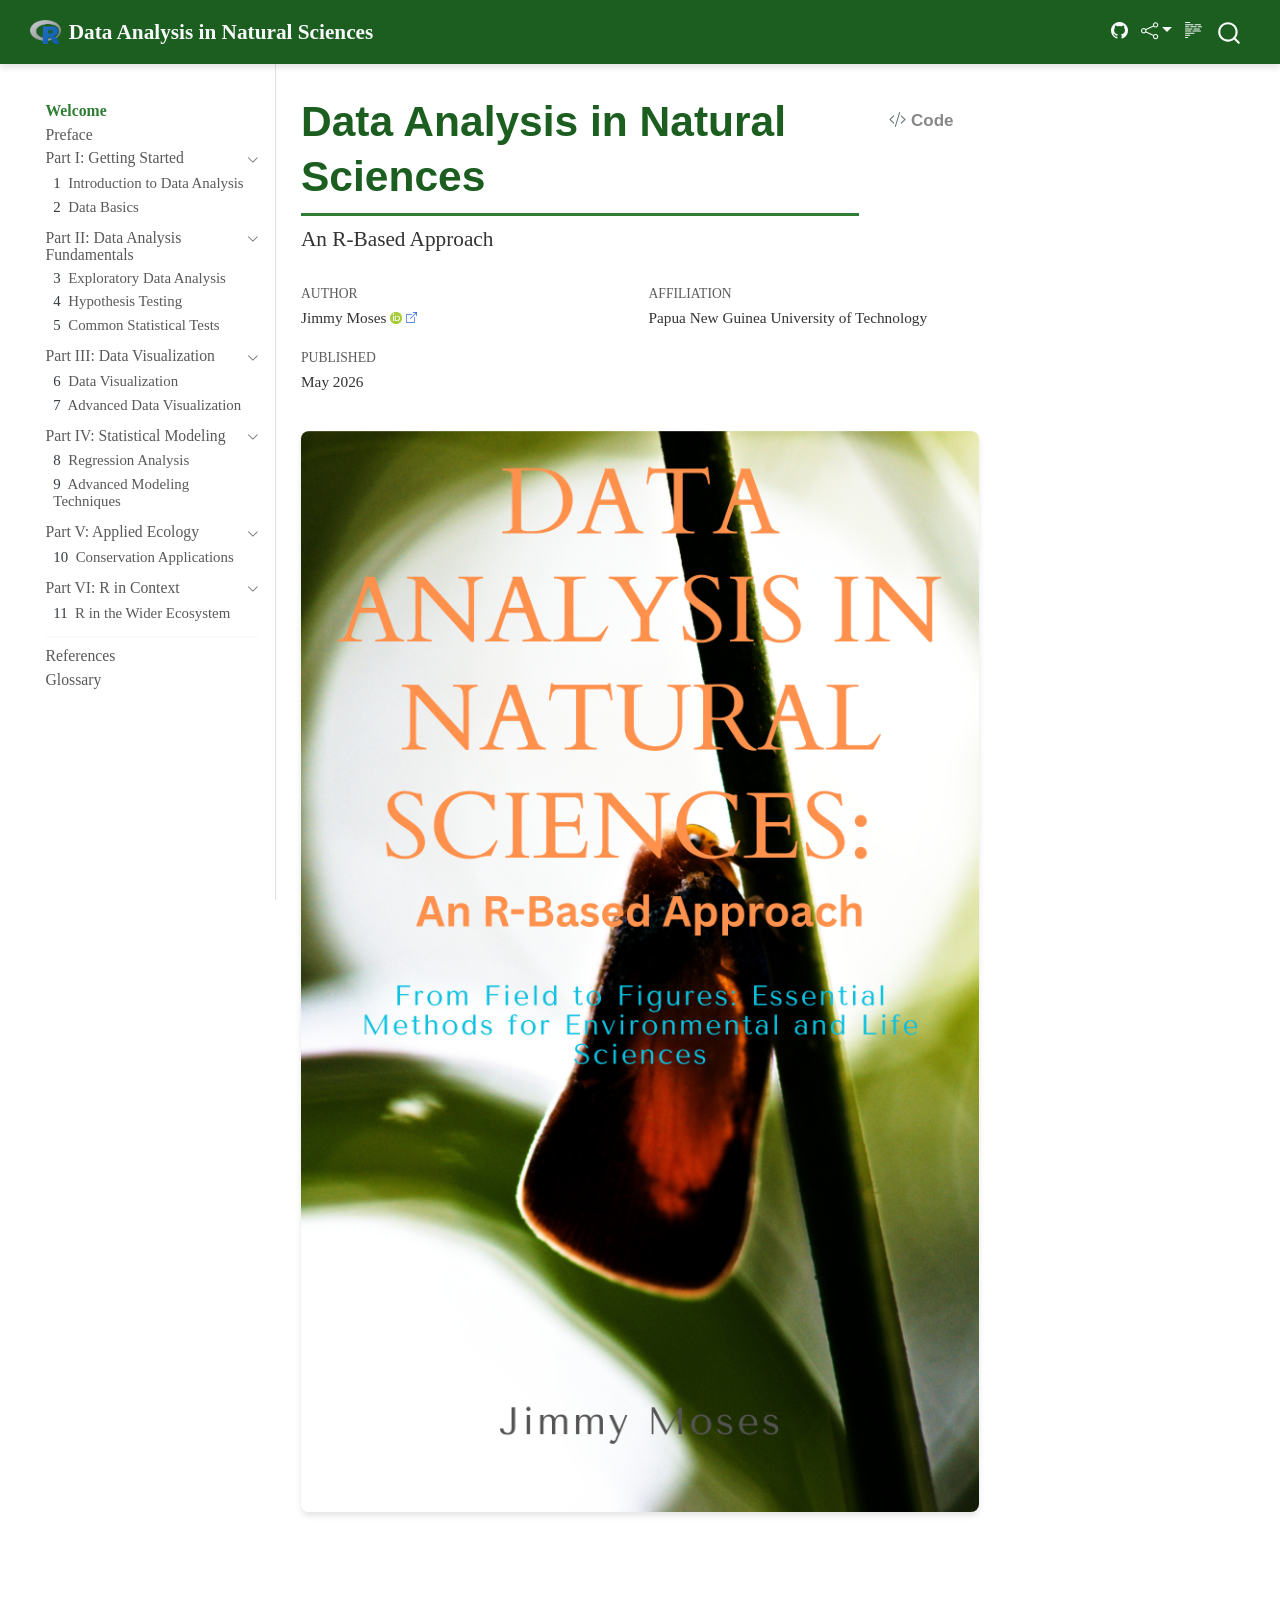
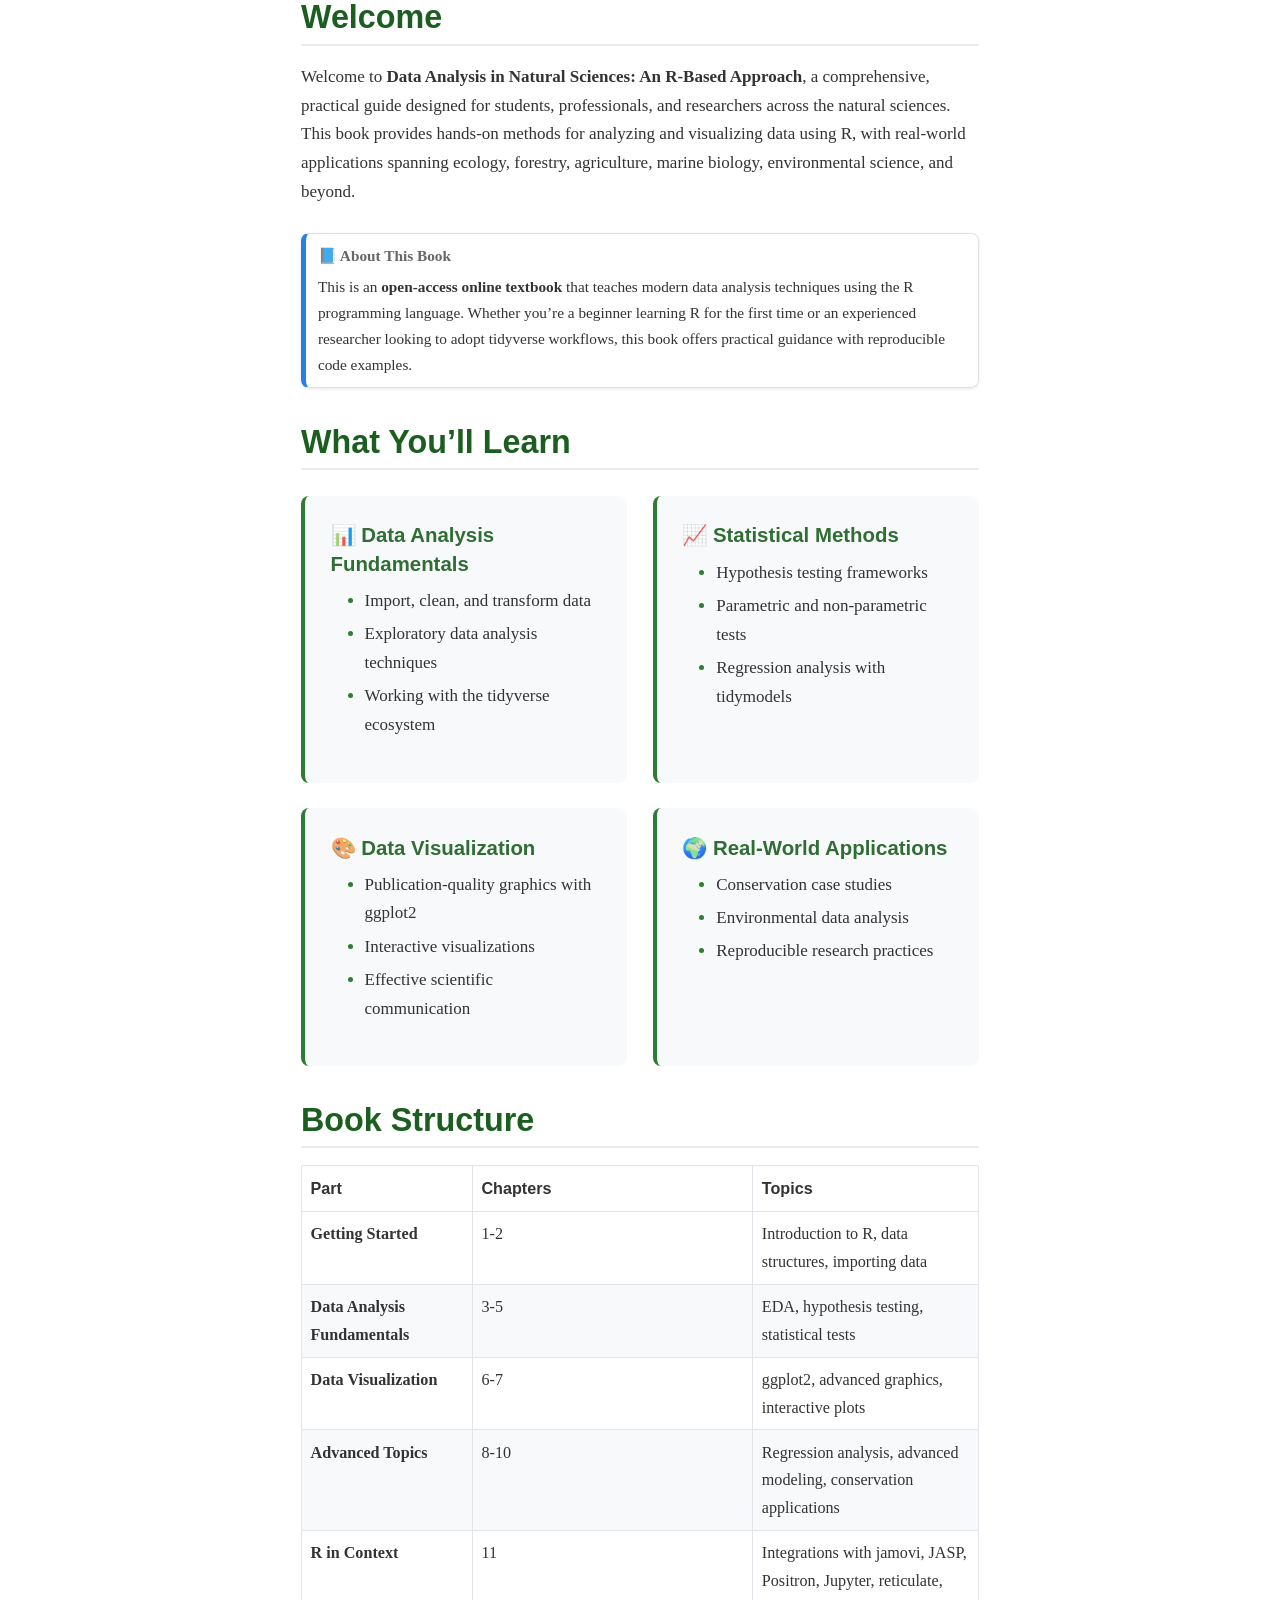
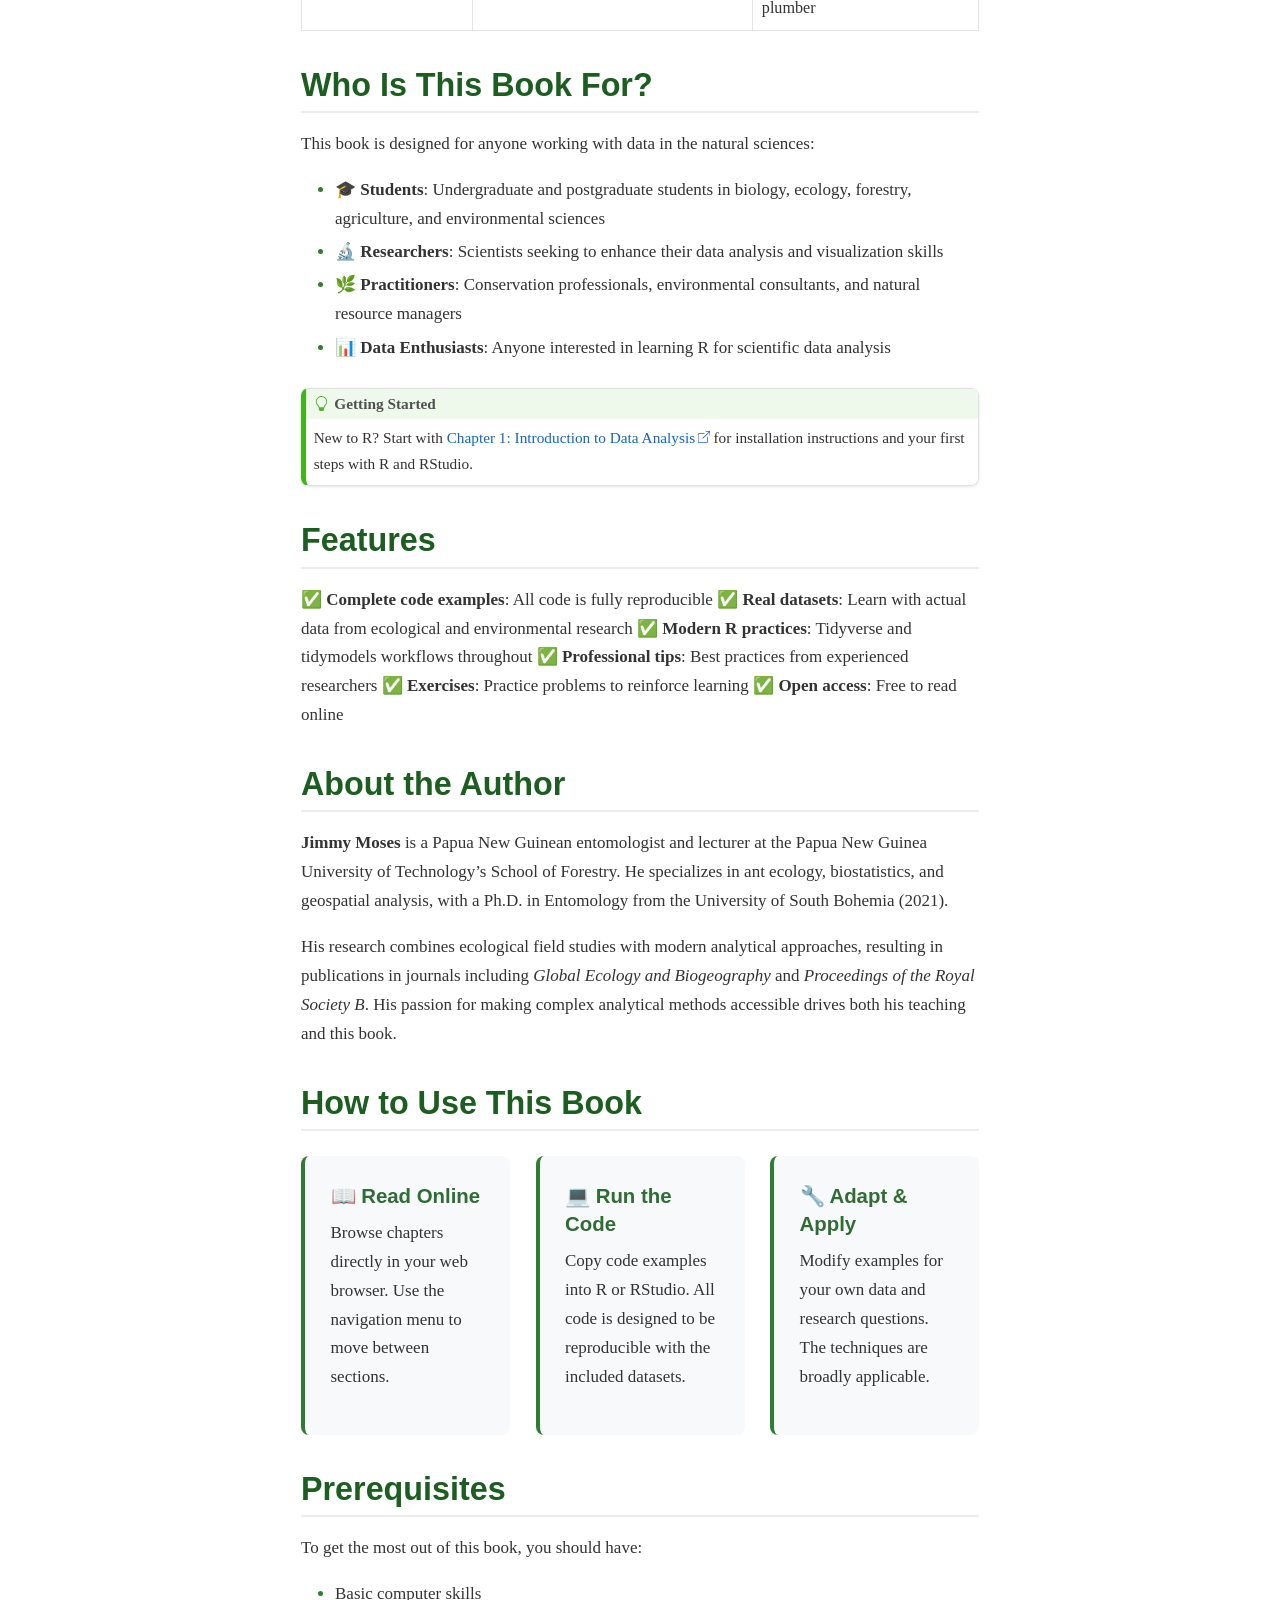
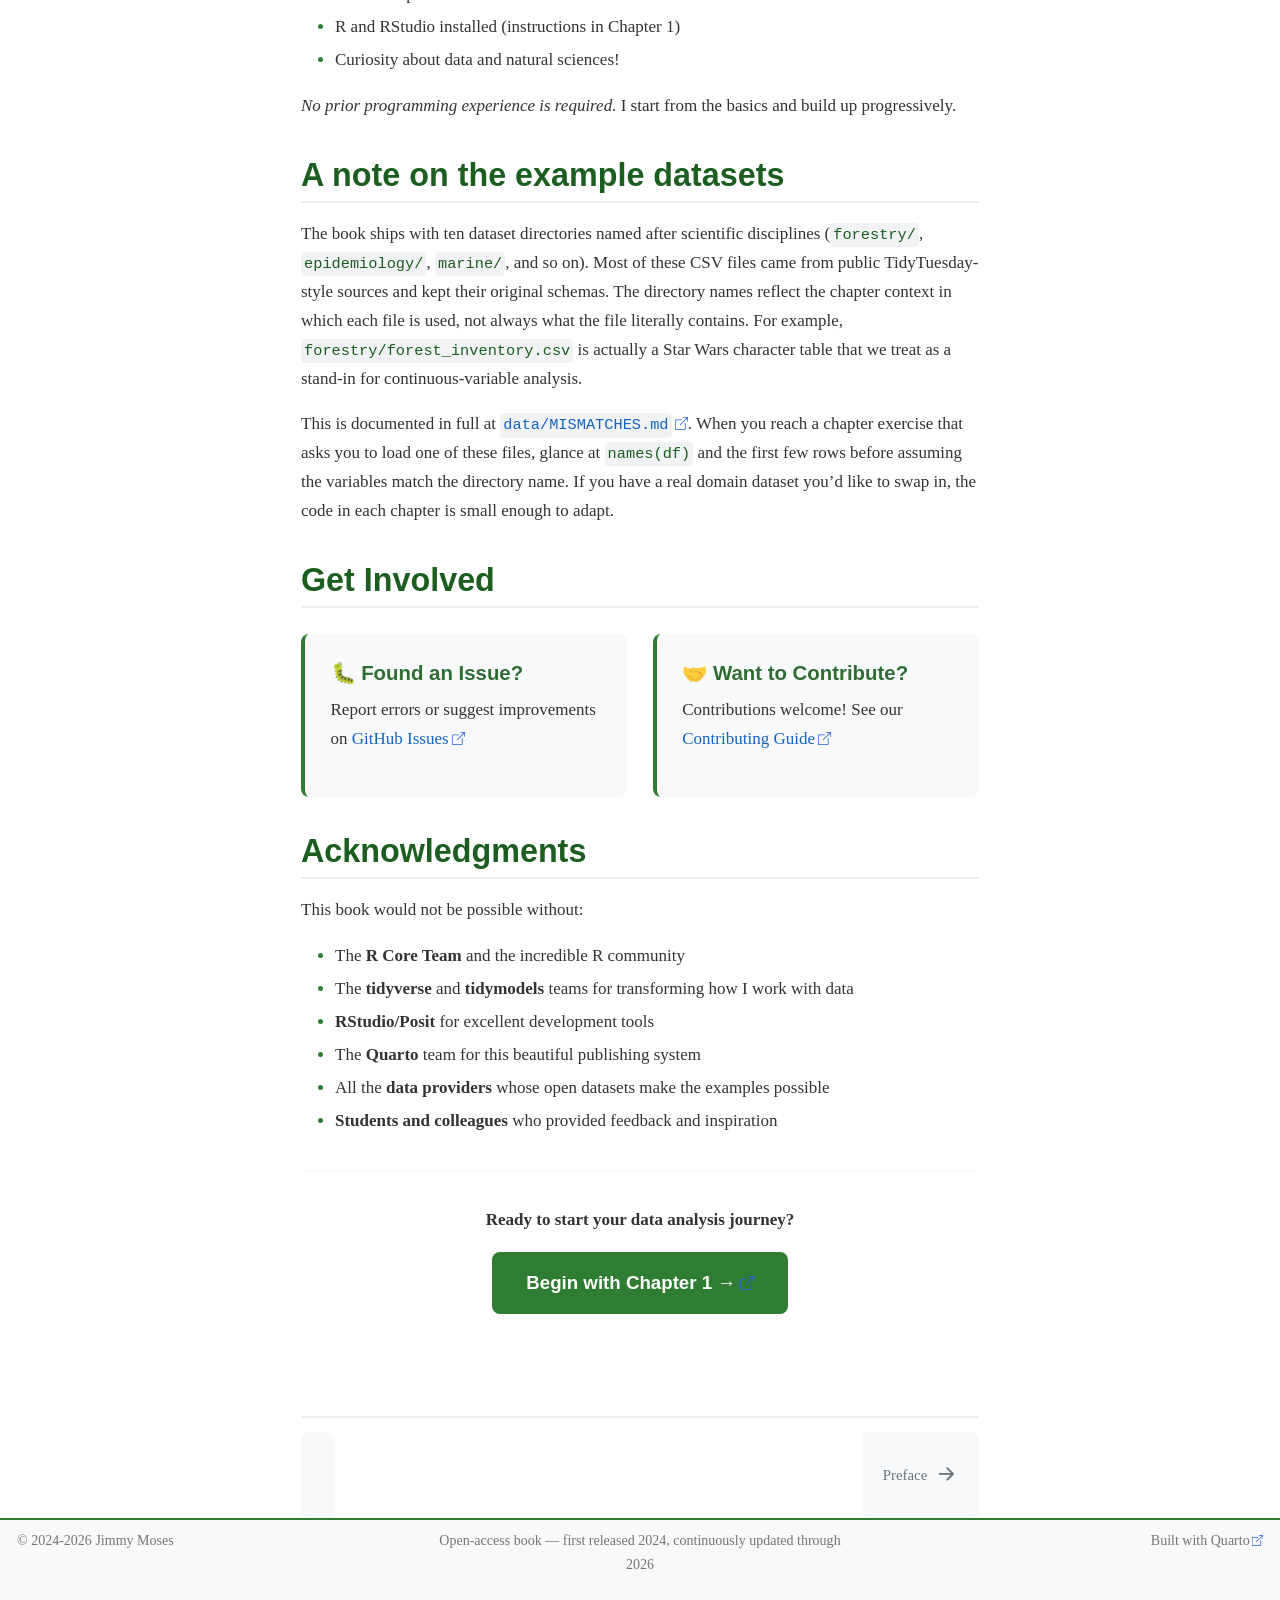
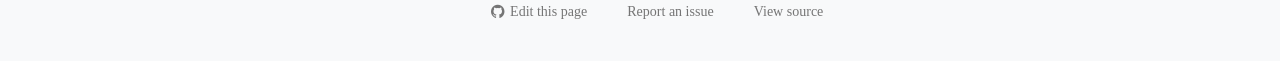
<file: docs/index.html>
<!DOCTYPE html>
<html xmlns="http://www.w3.org/1999/xhtml" lang="en" xml:lang="en"><head>

<meta charset="utf-8">
<meta name="generator" content="quarto-1.9.37">

<meta name="viewport" content="width=device-width, initial-scale=1.0, user-scalable=yes">

<meta name="author" content="Jimmy Moses">

<title>Data Analysis in Natural Sciences</title>
<style>
/* Default styles provided by pandoc.
** See https://pandoc.org/MANUAL.html#variables-for-html for config info.
*/
code{white-space: pre-wrap;}
span.smallcaps{font-variant: small-caps;}
div.columns{display: flex; gap: min(4vw, 1.5em);}
div.column{flex: auto; overflow-x: auto;}
div.hanging-indent{margin-left: 1.5em; text-indent: -1.5em;}
ul.task-list{list-style: none;}
ul.task-list li input[type="checkbox"] {
  width: 0.8em;
  margin: 0 0.8em 0.2em -1em; /* quarto-specific, see https://github.com/quarto-dev/quarto-cli/issues/4556 */ 
  vertical-align: middle;
}
/* CSS for syntax highlighting */
html { -webkit-text-size-adjust: 100%; }
pre > code.sourceCode { white-space: pre; position: relative; }
pre > code.sourceCode > span { display: inline-block; line-height: 1.25; }
pre > code.sourceCode > span:empty { height: 1.2em; }
.sourceCode { overflow: visible; }
code.sourceCode > span { color: inherit; text-decoration: inherit; }
div.sourceCode { margin: 1em 0; }
pre.sourceCode { margin: 0; }
@media screen {
div.sourceCode { overflow: auto; }
}
@media print {
pre > code.sourceCode { white-space: pre-wrap; }
pre > code.sourceCode > span { text-indent: -5em; padding-left: 5em; }
}
pre.numberSource code
  { counter-reset: source-line 0; }
pre.numberSource code > span
  { position: relative; left: -4em; counter-increment: source-line; }
pre.numberSource code > span > a:first-child::before
  { content: counter(source-line);
    position: relative; left: -1em; text-align: right; vertical-align: baseline;
    border: none; display: inline-block;
    -webkit-touch-callout: none; -webkit-user-select: none;
    -khtml-user-select: none; -moz-user-select: none;
    -ms-user-select: none; user-select: none;
    padding: 0 4px; width: 4em;
  }
pre.numberSource { margin-left: 3em;  padding-left: 4px; }
div.sourceCode
  {   }
@media screen {
pre > code.sourceCode > span > a:first-child::before { text-decoration: underline; }
}
</style>


<script src="site_libs/quarto-nav/quarto-nav.js"></script>
<script src="site_libs/quarto-nav/headroom.min.js"></script>
<script src="site_libs/clipboard/clipboard.min.js"></script>
<script src="site_libs/quarto-search/autocomplete.umd.js"></script>
<script src="site_libs/quarto-search/fuse.min.js"></script>
<script src="site_libs/quarto-search/quarto-search.js"></script>
<meta name="quarto:offset" content="./">
<link href="./preface.html" rel="next">
<link href="./images/Rlogo.jpg" rel="icon" type="image/jpeg">
<script src="site_libs/quarto-html/quarto.js" type="module"></script>
<script src="site_libs/quarto-html/tabsets/tabsets.js" type="module"></script>
<script src="site_libs/quarto-html/popper.min.js"></script>
<script src="site_libs/quarto-html/tippy.umd.min.js"></script>
<script src="site_libs/quarto-html/anchor.min.js"></script>
<link href="site_libs/quarto-html/tippy.css" rel="stylesheet">
<link href="site_libs/quarto-html/quarto-syntax-highlighting-acf12a64177840b8d86f2d4f01b2e9fb.css" rel="stylesheet" id="quarto-text-highlighting-styles">
<script src="site_libs/bootstrap/bootstrap.min.js"></script>
<link href="site_libs/bootstrap/bootstrap-icons.css" rel="stylesheet">
<link href="site_libs/bootstrap/bootstrap-e9eff1a7a8fc8de2d0540b757ab8d4ba.min.css" rel="stylesheet" append-hash="true" id="quarto-bootstrap" data-mode="light">
<script id="quarto-search-options" type="application/json">{
  "location": "navbar",
  "copy-button": false,
  "collapse-after": 3,
  "panel-placement": "end",
  "type": "overlay",
  "limit": 50,
  "keyboard-shortcut": [
    "f",
    "/",
    "s"
  ],
  "language": {
    "search-no-results-text": "No results",
    "search-matching-documents-text": "matching documents",
    "search-copy-link-title": "Copy link to search",
    "search-hide-matches-text": "Hide additional matches",
    "search-more-match-text": "more match in this document",
    "search-more-matches-text": "more matches in this document",
    "search-clear-button-title": "Clear",
    "search-text-placeholder": "",
    "search-detached-cancel-button-title": "Cancel",
    "search-submit-button-title": "Submit",
    "search-label": "Search"
  }
}</script>
<style>html{ scroll-behavior: smooth; }</style>
<meta name="description" content="A comprehensive guide to data analysis in natural sciences using R. Learn statistical methods, data visualization, and reproducible research practices.">
<meta name="keywords" content="R programming, data analysis, statistics, ecology, natural sciences, ggplot2, tidyverse, data visualization">
<meta name="author" content="Jimmy Moses">


<link rel="stylesheet" href="styles.css">
</head>

<body class="nav-sidebar floating nav-fixed quarto-light">

<div id="quarto-search-results"></div>
  <header id="quarto-header" class="headroom fixed-top">
    <nav class="navbar navbar-expand-lg " data-bs-theme="dark">
      <div class="navbar-container container-fluid">
      <div class="navbar-brand-container mx-auto">
    <a href="./index.html" class="navbar-brand navbar-brand-logo">
    <img src="./images/Rlogo.jpg" alt="" class="navbar-logo light-content">
    <img src="./images/Rlogo.jpg" alt="" class="navbar-logo dark-content">
    </a>
    <a class="navbar-brand" href="./index.html">
    <span class="navbar-title">Data Analysis in Natural Sciences</span>
    </a>
  </div>
        <div class="quarto-navbar-tools tools-wide tools-end">
    <a href="https://github.com/jm0535/dains" title="Source Code" class="quarto-navigation-tool px-1" aria-label="Source Code"><i class="bi bi-github"></i></a>
    <div class="dropdown">
      <a href="" title="Share" id="quarto-navigation-tool-dropdown-0" class="quarto-navigation-tool dropdown-toggle px-1" data-bs-toggle="dropdown" aria-expanded="false" role="link" aria-label="Share"><i class="bi bi-share"></i></a>
      <ul class="dropdown-menu dropdown-menu-end" aria-labelledby="quarto-navigation-tool-dropdown-0">
          <li>
            <a class="dropdown-item quarto-navbar-tools-item" href="https://twitter.com/intent/tweet?url=|url|">
              <i class="bi bi-twitter pe-1"></i>
            Twitter
            </a>
          </li>
          <li>
            <a class="dropdown-item quarto-navbar-tools-item" href="https://www.facebook.com/sharer/sharer.php?u=|url|">
              <i class="bi bi-facebook pe-1"></i>
            Facebook
            </a>
          </li>
          <li>
            <a class="dropdown-item quarto-navbar-tools-item" href="https://www.linkedin.com/sharing/share-offsite/?url=|url|">
              <i class="bi bi-linkedin pe-1"></i>
            LinkedIn
            </a>
          </li>
      </ul>
    </div>
  <a href="" class="quarto-reader-toggle quarto-navigation-tool px-1" onclick="window.quartoToggleReader(); return false;" title="Toggle reader mode">
  <div class="quarto-reader-toggle-btn">
  <i class="bi"></i>
  </div>
</a>
</div>
          <div id="quarto-search" class="" title="Search"></div>
      </div> <!-- /container-fluid -->
    </nav>
  <nav class="quarto-secondary-nav">
    <div class="container-fluid d-flex">
      <button type="button" class="quarto-btn-toggle btn" data-bs-toggle="collapse" role="button" data-bs-target=".quarto-sidebar-collapse-item" aria-controls="quarto-sidebar" aria-expanded="false" aria-label="Toggle sidebar navigation" onclick="if (window.quartoToggleHeadroom) { window.quartoToggleHeadroom(); }">
        <i class="bi bi-layout-text-sidebar-reverse"></i>
      </button>
        <nav class="quarto-page-breadcrumbs" aria-label="breadcrumb"><ol class="breadcrumb"><li class="breadcrumb-item"><a href="./index.html">Welcome</a></li></ol></nav>
        <a class="flex-grow-1" role="navigation" data-bs-toggle="collapse" data-bs-target=".quarto-sidebar-collapse-item" aria-controls="quarto-sidebar" aria-expanded="false" aria-label="Toggle sidebar navigation" onclick="if (window.quartoToggleHeadroom) { window.quartoToggleHeadroom(); }">      
        </a>
    </div>
  </nav>
</header>
<!-- content -->
<div id="quarto-content" class="quarto-container page-columns page-rows-contents page-layout-article page-navbar">
<!-- sidebar -->
  <nav id="quarto-sidebar" class="sidebar collapse collapse-horizontal quarto-sidebar-collapse-item sidebar-navigation floating overflow-auto">
    <div class="sidebar-menu-container"> 
    <ul class="list-unstyled mt-1">
        <li class="sidebar-item">
  <div class="sidebar-item-container"> 
  <a href="./index.html" class="sidebar-item-text sidebar-link active">
 <span class="menu-text">Welcome</span></a>
  </div>
</li>
        <li class="sidebar-item">
  <div class="sidebar-item-container"> 
  <a href="./preface.html" class="sidebar-item-text sidebar-link">
 <span class="menu-text">Preface</span></a>
  </div>
</li>
        <li class="sidebar-item sidebar-item-section">
      <div class="sidebar-item-container"> 
            <a class="sidebar-item-text sidebar-link text-start" data-bs-toggle="collapse" data-bs-target="#quarto-sidebar-section-1" role="navigation" aria-expanded="true">
 <span class="menu-text">Part I: Getting Started</span></a>
          <a class="sidebar-item-toggle text-start" data-bs-toggle="collapse" data-bs-target="#quarto-sidebar-section-1" role="navigation" aria-expanded="true" aria-label="Toggle section">
            <i class="bi bi-chevron-right ms-2"></i>
          </a> 
      </div>
      <ul id="quarto-sidebar-section-1" class="collapse list-unstyled sidebar-section depth1 show">  
          <li class="sidebar-item">
  <div class="sidebar-item-container"> 
  <a href="./chapters/01-introduction.html" class="sidebar-item-text sidebar-link">
 <span class="menu-text"><span class="chapter-number">1</span>&nbsp; <span class="chapter-title">Introduction to Data Analysis</span></span></a>
  </div>
</li>
          <li class="sidebar-item">
  <div class="sidebar-item-container"> 
  <a href="./chapters/02-data-basics.html" class="sidebar-item-text sidebar-link">
 <span class="menu-text"><span class="chapter-number">2</span>&nbsp; <span class="chapter-title">Data Basics</span></span></a>
  </div>
</li>
      </ul>
  </li>
        <li class="sidebar-item sidebar-item-section">
      <div class="sidebar-item-container"> 
            <a class="sidebar-item-text sidebar-link text-start" data-bs-toggle="collapse" data-bs-target="#quarto-sidebar-section-2" role="navigation" aria-expanded="true">
 <span class="menu-text">Part II: Data Analysis Fundamentals</span></a>
          <a class="sidebar-item-toggle text-start" data-bs-toggle="collapse" data-bs-target="#quarto-sidebar-section-2" role="navigation" aria-expanded="true" aria-label="Toggle section">
            <i class="bi bi-chevron-right ms-2"></i>
          </a> 
      </div>
      <ul id="quarto-sidebar-section-2" class="collapse list-unstyled sidebar-section depth1 show">  
          <li class="sidebar-item">
  <div class="sidebar-item-container"> 
  <a href="./chapters/03-exploratory-analysis.html" class="sidebar-item-text sidebar-link">
 <span class="menu-text"><span class="chapter-number">3</span>&nbsp; <span class="chapter-title">Exploratory Data Analysis</span></span></a>
  </div>
</li>
          <li class="sidebar-item">
  <div class="sidebar-item-container"> 
  <a href="./chapters/04-hypothesis-testing.html" class="sidebar-item-text sidebar-link">
 <span class="menu-text"><span class="chapter-number">4</span>&nbsp; <span class="chapter-title">Hypothesis Testing</span></span></a>
  </div>
</li>
          <li class="sidebar-item">
  <div class="sidebar-item-container"> 
  <a href="./chapters/05-statistical-tests.html" class="sidebar-item-text sidebar-link">
 <span class="menu-text"><span class="chapter-number">5</span>&nbsp; <span class="chapter-title">Common Statistical Tests</span></span></a>
  </div>
</li>
      </ul>
  </li>
        <li class="sidebar-item sidebar-item-section">
      <div class="sidebar-item-container"> 
            <a class="sidebar-item-text sidebar-link text-start" data-bs-toggle="collapse" data-bs-target="#quarto-sidebar-section-3" role="navigation" aria-expanded="true">
 <span class="menu-text">Part III: Data Visualization</span></a>
          <a class="sidebar-item-toggle text-start" data-bs-toggle="collapse" data-bs-target="#quarto-sidebar-section-3" role="navigation" aria-expanded="true" aria-label="Toggle section">
            <i class="bi bi-chevron-right ms-2"></i>
          </a> 
      </div>
      <ul id="quarto-sidebar-section-3" class="collapse list-unstyled sidebar-section depth1 show">  
          <li class="sidebar-item">
  <div class="sidebar-item-container"> 
  <a href="./chapters/06-visualization.html" class="sidebar-item-text sidebar-link">
 <span class="menu-text"><span class="chapter-number">6</span>&nbsp; <span class="chapter-title">Data Visualization</span></span></a>
  </div>
</li>
          <li class="sidebar-item">
  <div class="sidebar-item-container"> 
  <a href="./chapters/07-advanced-visualization.html" class="sidebar-item-text sidebar-link">
 <span class="menu-text"><span class="chapter-number">7</span>&nbsp; <span class="chapter-title">Advanced Data Visualization</span></span></a>
  </div>
</li>
      </ul>
  </li>
        <li class="sidebar-item sidebar-item-section">
      <div class="sidebar-item-container"> 
            <a class="sidebar-item-text sidebar-link text-start" data-bs-toggle="collapse" data-bs-target="#quarto-sidebar-section-4" role="navigation" aria-expanded="true">
 <span class="menu-text">Part IV: Statistical Modeling</span></a>
          <a class="sidebar-item-toggle text-start" data-bs-toggle="collapse" data-bs-target="#quarto-sidebar-section-4" role="navigation" aria-expanded="true" aria-label="Toggle section">
            <i class="bi bi-chevron-right ms-2"></i>
          </a> 
      </div>
      <ul id="quarto-sidebar-section-4" class="collapse list-unstyled sidebar-section depth1 show">  
          <li class="sidebar-item">
  <div class="sidebar-item-container"> 
  <a href="./chapters/08-regression.html" class="sidebar-item-text sidebar-link">
 <span class="menu-text"><span class="chapter-number">8</span>&nbsp; <span class="chapter-title">Regression Analysis</span></span></a>
  </div>
</li>
          <li class="sidebar-item">
  <div class="sidebar-item-container"> 
  <a href="./chapters/09-advanced-modeling.html" class="sidebar-item-text sidebar-link">
 <span class="menu-text"><span class="chapter-number">9</span>&nbsp; <span class="chapter-title">Advanced Modeling Techniques</span></span></a>
  </div>
</li>
      </ul>
  </li>
        <li class="sidebar-item sidebar-item-section">
      <div class="sidebar-item-container"> 
            <a class="sidebar-item-text sidebar-link text-start" data-bs-toggle="collapse" data-bs-target="#quarto-sidebar-section-5" role="navigation" aria-expanded="true">
 <span class="menu-text">Part V: Applied Ecology</span></a>
          <a class="sidebar-item-toggle text-start" data-bs-toggle="collapse" data-bs-target="#quarto-sidebar-section-5" role="navigation" aria-expanded="true" aria-label="Toggle section">
            <i class="bi bi-chevron-right ms-2"></i>
          </a> 
      </div>
      <ul id="quarto-sidebar-section-5" class="collapse list-unstyled sidebar-section depth1 show">  
          <li class="sidebar-item">
  <div class="sidebar-item-container"> 
  <a href="./chapters/10-conservation.html" class="sidebar-item-text sidebar-link">
 <span class="menu-text"><span class="chapter-number">10</span>&nbsp; <span class="chapter-title">Conservation Applications</span></span></a>
  </div>
</li>
      </ul>
  </li>
        <li class="sidebar-item sidebar-item-section">
      <div class="sidebar-item-container"> 
            <a class="sidebar-item-text sidebar-link text-start" data-bs-toggle="collapse" data-bs-target="#quarto-sidebar-section-6" role="navigation" aria-expanded="true">
 <span class="menu-text">Part VI: R in Context</span></a>
          <a class="sidebar-item-toggle text-start" data-bs-toggle="collapse" data-bs-target="#quarto-sidebar-section-6" role="navigation" aria-expanded="true" aria-label="Toggle section">
            <i class="bi bi-chevron-right ms-2"></i>
          </a> 
      </div>
      <ul id="quarto-sidebar-section-6" class="collapse list-unstyled sidebar-section depth1 show">  
          <li class="sidebar-item">
  <div class="sidebar-item-container"> 
  <a href="./chapters/11-r-integrations.html" class="sidebar-item-text sidebar-link">
 <span class="menu-text"><span class="chapter-number">11</span>&nbsp; <span class="chapter-title">R in the Wider Ecosystem</span></span></a>
  </div>
</li>
      </ul>
  </li>
        <li class="px-0"><hr class="sidebar-divider hi "></li>
        <li class="sidebar-item">
  <div class="sidebar-item-container"> 
  <a href="./references.html" class="sidebar-item-text sidebar-link">
 <span class="menu-text">References</span></a>
  </div>
</li>
        <li class="sidebar-item">
  <div class="sidebar-item-container"> 
  <a href="./glossary.html" class="sidebar-item-text sidebar-link">
 <span class="menu-text">Glossary</span></a>
  </div>
</li>
    </ul>
    </div>
</nav>
<div id="quarto-sidebar-glass" class="quarto-sidebar-collapse-item" data-bs-toggle="collapse" data-bs-target=".quarto-sidebar-collapse-item"></div>
<!-- margin-sidebar -->
    <div id="quarto-margin-sidebar" class="sidebar margin-sidebar zindex-bottom">
        
    </div>
<!-- main -->
<main class="content" id="quarto-document-content">

<header id="title-block-header" class="quarto-title-block default">
<div class="quarto-title">
<div class="quarto-title-block"><div><h1 class="title">Data Analysis in Natural Sciences</h1><button type="button" class="btn code-tools-button" id="quarto-code-tools-source"><i class="bi"></i> Code</button></div></div>
<p class="subtitle lead">An R-Based Approach</p>
</div>


<div class="quarto-title-meta-author">
  <div class="quarto-title-meta-heading">Author</div>
  <div class="quarto-title-meta-heading">Affiliation</div>
  
    <div class="quarto-title-meta-contents">
    <p class="author">Jimmy Moses <a href="https://orcid.org/true" class="quarto-title-author-orcid"> <img src="[data-uri]"></a></p>
  </div>
  <div class="quarto-title-meta-contents">
        <p class="affiliation">
            Papua New Guinea University of Technology
          </p>
      </div>
  </div>

<div class="quarto-title-meta">

      
    <div>
    <div class="quarto-title-meta-heading">Published</div>
    <div class="quarto-title-meta-contents">
      <p class="date">May 2026</p>
    </div>
  </div>
  
    
  </div>
  


</header>


<div class="quarto-figure quarto-figure-center">
<figure class="figure">
<p><img src="images/dans_coverpage_final.png" class="img-fluid quarto-figure quarto-figure-center figure-img" style="width:100.0%"></p>
</figure>
</div>
<div class="content-block">
<section id="welcome" class="level2 unnumbered">
<h2 class="unnumbered anchored" data-anchor-id="welcome">Welcome</h2>
<p>Welcome to <strong>Data Analysis in Natural Sciences: An R-Based Approach</strong>, a comprehensive, practical guide designed for students, professionals, and researchers across the natural sciences. This book provides hands-on methods for analyzing and visualizing data using R, with real-world applications spanning ecology, forestry, agriculture, marine biology, environmental science, and beyond.</p>
<div class="callout callout-style-simple callout-note no-icon callout-titled">
<div class="callout-header d-flex align-content-center">
<div class="callout-icon-container">
<i class="callout-icon no-icon"></i>
</div>
<div class="callout-title-container flex-fill">
<span class="screen-reader-only">Note</span>📘 About This Book
</div>
</div>
<div class="callout-body-container callout-body">
<p>This is an <strong>open-access online textbook</strong> that teaches modern data analysis techniques using the R programming language. Whether you’re a beginner learning R for the first time or an experienced researcher looking to adopt tidyverse workflows, this book offers practical guidance with reproducible code examples.</p>
</div>
</div>
</section>
<section id="what-youll-learn" class="level2 unnumbered">
<h2 class="unnumbered anchored" data-anchor-id="what-youll-learn">What You’ll Learn</h2>
<div class="grid">
<section id="data-analysis-fundamentals" class="level3 g-col-12 g-col-md-6">
<h3 class="anchored" data-anchor-id="data-analysis-fundamentals">📊 Data Analysis Fundamentals</h3>
<ul>
<li>Import, clean, and transform data</li>
<li>Exploratory data analysis techniques</li>
<li>Working with the tidyverse ecosystem</li>
</ul>
</section>
<section id="statistical-methods" class="level3 g-col-12 g-col-md-6">
<h3 class="anchored" data-anchor-id="statistical-methods">📈 Statistical Methods</h3>
<ul>
<li>Hypothesis testing frameworks</li>
<li>Parametric and non-parametric tests</li>
<li>Regression analysis with tidymodels</li>
</ul>
</section>
<section id="data-visualization" class="level3 g-col-12 g-col-md-6">
<h3 class="anchored" data-anchor-id="data-visualization">🎨 Data Visualization</h3>
<ul>
<li>Publication-quality graphics with ggplot2</li>
<li>Interactive visualizations</li>
<li>Effective scientific communication</li>
</ul>
</section>
<section id="real-world-applications" class="level3 g-col-12 g-col-md-6">
<h3 class="anchored" data-anchor-id="real-world-applications">🌍 Real-World Applications</h3>
<ul>
<li>Conservation case studies</li>
<li>Environmental data analysis</li>
<li>Reproducible research practices</li>
</ul>
</section>
</div>
</section>
<section id="book-structure" class="level2 unnumbered">
<h2 class="unnumbered anchored" data-anchor-id="book-structure">Book Structure</h2>
<table class="caption-top table">
<colgroup>
<col style="width: 25%">
<col style="width: 41%">
<col style="width: 33%">
</colgroup>
<thead>
<tr class="header">
<th>Part</th>
<th>Chapters</th>
<th>Topics</th>
</tr>
</thead>
<tbody>
<tr class="odd">
<td><strong>Getting Started</strong></td>
<td>1-2</td>
<td>Introduction to R, data structures, importing data</td>
</tr>
<tr class="even">
<td><strong>Data Analysis Fundamentals</strong></td>
<td>3-5</td>
<td>EDA, hypothesis testing, statistical tests</td>
</tr>
<tr class="odd">
<td><strong>Data Visualization</strong></td>
<td>6-7</td>
<td>ggplot2, advanced graphics, interactive plots</td>
</tr>
<tr class="even">
<td><strong>Advanced Topics</strong></td>
<td>8-10</td>
<td>Regression analysis, advanced modeling, conservation applications</td>
</tr>
<tr class="odd">
<td><strong>R in Context</strong></td>
<td>11</td>
<td>Integrations with jamovi, JASP, Positron, Jupyter, reticulate, plumber</td>
</tr>
</tbody>
</table>
</section>
<section id="who-is-this-book-for" class="level2 unnumbered">
<h2 class="unnumbered anchored" data-anchor-id="who-is-this-book-for">Who Is This Book For?</h2>
<p>This book is designed for anyone working with data in the natural sciences:</p>
<ul>
<li>🎓 <strong>Students</strong>: Undergraduate and postgraduate students in biology, ecology, forestry, agriculture, and environmental sciences</li>
<li>🔬 <strong>Researchers</strong>: Scientists seeking to enhance their data analysis and visualization skills</li>
<li>🌿 <strong>Practitioners</strong>: Conservation professionals, environmental consultants, and natural resource managers</li>
<li>📊 <strong>Data Enthusiasts</strong>: Anyone interested in learning R for scientific data analysis</li>
</ul>
<div class="callout callout-style-default callout-tip callout-titled">
<div class="callout-header d-flex align-content-center">
<div class="callout-icon-container">
<i class="callout-icon"></i>
</div>
<div class="callout-title-container flex-fill">
<span class="screen-reader-only">Tip</span>Getting Started
</div>
</div>
<div class="callout-body-container callout-body">
<p>New to R? Start with <a href="./chapters/01-introduction.html">Chapter 1: Introduction to Data Analysis</a> for installation instructions and your first steps with R and RStudio.</p>
</div>
</div>
</section>
<section id="features" class="level2 unnumbered">
<h2 class="unnumbered anchored" data-anchor-id="features">Features</h2>
<p>✅ <strong>Complete code examples</strong>: All code is fully reproducible ✅ <strong>Real datasets</strong>: Learn with actual data from ecological and environmental research ✅ <strong>Modern R practices</strong>: Tidyverse and tidymodels workflows throughout ✅ <strong>Professional tips</strong>: Best practices from experienced researchers ✅ <strong>Exercises</strong>: Practice problems to reinforce learning ✅ <strong>Open access</strong>: Free to read online</p>
</section>
<section id="about-the-author" class="level2 unnumbered">
<h2 class="unnumbered anchored" data-anchor-id="about-the-author">About the Author</h2>
<p><strong>Jimmy Moses</strong> is a Papua New Guinean entomologist and lecturer at the Papua New Guinea University of Technology’s School of Forestry. He specializes in ant ecology, biostatistics, and geospatial analysis, with a Ph.D.&nbsp;in Entomology from the University of South Bohemia (2021).</p>
<p>His research combines ecological field studies with modern analytical approaches, resulting in publications in journals including <em>Global Ecology and Biogeography</em> and <em>Proceedings of the Royal Society B</em>. His passion for making complex analytical methods accessible drives both his teaching and this book.</p>
</section>
<section id="how-to-use-this-book" class="level2 unnumbered">
<h2 class="unnumbered anchored" data-anchor-id="how-to-use-this-book">How to Use This Book</h2>
<div class="grid">
<section id="read-online" class="level3 g-col-12 g-col-md-4">
<h3 class="anchored" data-anchor-id="read-online">📖 Read Online</h3>
<p>Browse chapters directly in your web browser. Use the navigation menu to move between sections.</p>
</section>
<section id="run-the-code" class="level3 g-col-12 g-col-md-4">
<h3 class="anchored" data-anchor-id="run-the-code">💻 Run the Code</h3>
<p>Copy code examples into R or RStudio. All code is designed to be reproducible with the included datasets.</p>
</section>
<section id="adapt-apply" class="level3 g-col-12 g-col-md-4">
<h3 class="anchored" data-anchor-id="adapt-apply">🔧 Adapt &amp; Apply</h3>
<p>Modify examples for your own data and research questions. The techniques are broadly applicable.</p>
</section>
</div>
</section>
<section id="prerequisites" class="level2 unnumbered">
<h2 class="unnumbered anchored" data-anchor-id="prerequisites">Prerequisites</h2>
<p>To get the most out of this book, you should have:</p>
<ul>
<li>Basic computer skills</li>
<li>R and RStudio installed (instructions in Chapter 1)</li>
<li>Curiosity about data and natural sciences!</li>
</ul>
<p><em>No prior programming experience is required.</em> I start from the basics and build up progressively.</p>
</section>
<section id="a-note-on-the-example-datasets" class="level2 unnumbered">
<h2 class="unnumbered anchored" data-anchor-id="a-note-on-the-example-datasets">A note on the example datasets</h2>
<p>The book ships with ten dataset directories named after scientific disciplines (<code>forestry/</code>, <code>epidemiology/</code>, <code>marine/</code>, and so on). Most of these CSV files came from public TidyTuesday-style sources and kept their original schemas. The directory names reflect the chapter context in which each file is used, not always what the file literally contains. For example, <code>forestry/forest_inventory.csv</code> is actually a Star Wars character table that we treat as a stand-in for continuous-variable analysis.</p>
<p>This is documented in full at <a href="https://github.com/jm0535/dains/blob/main/data/MISMATCHES.md"><code>data/MISMATCHES.md</code></a>. When you reach a chapter exercise that asks you to load one of these files, glance at <code>names(df)</code> and the first few rows before assuming the variables match the directory name. If you have a real domain dataset you’d like to swap in, the code in each chapter is small enough to adapt.</p>
</section>
<section id="get-involved" class="level2 unnumbered">
<h2 class="unnumbered anchored" data-anchor-id="get-involved">Get Involved</h2>
<div class="grid">
<section id="found-an-issue" class="level3 g-col-12 g-col-md-6">
<h3 class="anchored" data-anchor-id="found-an-issue">🐛 Found an Issue?</h3>
<p>Report errors or suggest improvements on <a href="https://github.com/jm0535/dains/issues">GitHub Issues</a></p>
</section>
<section id="want-to-contribute" class="level3 g-col-12 g-col-md-6">
<h3 class="anchored" data-anchor-id="want-to-contribute">🤝 Want to Contribute?</h3>
<p>Contributions welcome! See our <a href="https://github.com/jm0535/dains/blob/main/CONTRIBUTING.md">Contributing Guide</a></p>
</section>
</div>
</section>
<section id="acknowledgments" class="level2 unnumbered">
<h2 class="unnumbered anchored" data-anchor-id="acknowledgments">Acknowledgments</h2>
<p>This book would not be possible without:</p>
<ul>
<li>The <strong>R Core Team</strong> and the incredible R community</li>
<li>The <strong>tidyverse</strong> and <strong>tidymodels</strong> teams for transforming how I work with data</li>
<li><strong>RStudio/Posit</strong> for excellent development tools</li>
<li>The <strong>Quarto</strong> team for this beautiful publishing system</li>
<li>All the <strong>data providers</strong> whose open datasets make the examples possible</li>
<li><strong>Students and colleagues</strong> who provided feedback and inspiration</li>
</ul>
<hr>
<div class="text-center">
<p><strong>Ready to start your data analysis journey?</strong></p>
<p><a href="./chapters/01-introduction.html" class="btn btn-primary btn-lg">Begin with Chapter 1 →</a></p>
</div>
</section>
</div>


<!-- -->


</main> <!-- /main -->
<script id="quarto-html-after-body" type="application/javascript">
  window.document.addEventListener("DOMContentLoaded", function (event) {
    const icon = "";
    const anchorJS = new window.AnchorJS();
    anchorJS.options = {
      placement: 'right',
      icon: icon
    };
    anchorJS.add('.anchored');
    const isCodeAnnotation = (el) => {
      for (const clz of el.classList) {
        if (clz.startsWith('code-annotation-')) {                     
          return true;
        }
      }
      return false;
    }
    const onCopySuccess = function(e) {
      // button target
      const button = e.trigger;
      // don't keep focus
      button.blur();
      // flash "checked"
      button.classList.add('code-copy-button-checked');
      var currentTitle = button.getAttribute("title");
      button.setAttribute("title", "Copied!");
      let tooltip;
      if (window.bootstrap) {
        button.setAttribute("data-bs-toggle", "tooltip");
        button.setAttribute("data-bs-placement", "left");
        button.setAttribute("data-bs-title", "Copied!");
        tooltip = new bootstrap.Tooltip(button, 
          { trigger: "manual", 
            customClass: "code-copy-button-tooltip",
            offset: [0, -8]});
        tooltip.show();    
      }
      setTimeout(function() {
        if (tooltip) {
          tooltip.hide();
          button.removeAttribute("data-bs-title");
          button.removeAttribute("data-bs-toggle");
          button.removeAttribute("data-bs-placement");
        }
        button.setAttribute("title", currentTitle);
        button.classList.remove('code-copy-button-checked');
      }, 1000);
      // clear code selection
      e.clearSelection();
    }
    const getTextToCopy = function(trigger) {
      const outerScaffold = trigger.parentElement.cloneNode(true);
      const codeEl = outerScaffold.querySelector('code');
      for (const childEl of codeEl.children) {
        if (isCodeAnnotation(childEl)) {
          childEl.remove();
        }
      }
      return codeEl.innerText;
    }
    const clipboard = new window.ClipboardJS('.code-copy-button:not([data-in-quarto-modal])', {
      text: getTextToCopy
    });
    clipboard.on('success', onCopySuccess);
    if (window.document.getElementById('quarto-embedded-source-code-modal')) {
      const clipboardModal = new window.ClipboardJS('.code-copy-button[data-in-quarto-modal]', {
        text: getTextToCopy,
        container: window.document.getElementById('quarto-embedded-source-code-modal')
      });
      clipboardModal.on('success', onCopySuccess);
    }
    const viewSource = window.document.getElementById('quarto-view-source') ||
                       window.document.getElementById('quarto-code-tools-source');
    if (viewSource) {
      const sourceUrl = viewSource.getAttribute("data-quarto-source-url");
      viewSource.addEventListener("click", function(e) {
        if (sourceUrl) {
          // rstudio viewer pane
          if (/\bcapabilities=\b/.test(window.location)) {
            window.open(sourceUrl);
          } else {
            window.location.href = sourceUrl;
          }
        } else {
          const modal = new bootstrap.Modal(document.getElementById('quarto-embedded-source-code-modal'));
          modal.show();
        }
        return false;
      });
    }
    function toggleCodeHandler(show) {
      return function(e) {
        const detailsSrc = window.document.querySelectorAll(".cell > details > .sourceCode");
        for (let i=0; i<detailsSrc.length; i++) {
          const details = detailsSrc[i].parentElement;
          if (show) {
            details.open = true;
          } else {
            details.removeAttribute("open");
          }
        }
        const cellCodeDivs = window.document.querySelectorAll(".cell > .sourceCode");
        const fromCls = show ? "hidden" : "unhidden";
        const toCls = show ? "unhidden" : "hidden";
        for (let i=0; i<cellCodeDivs.length; i++) {
          const codeDiv = cellCodeDivs[i];
          if (codeDiv.classList.contains(fromCls)) {
            codeDiv.classList.remove(fromCls);
            codeDiv.classList.add(toCls);
          } 
        }
        return false;
      }
    }
    const hideAllCode = window.document.getElementById("quarto-hide-all-code");
    if (hideAllCode) {
      hideAllCode.addEventListener("click", toggleCodeHandler(false));
    }
    const showAllCode = window.document.getElementById("quarto-show-all-code");
    if (showAllCode) {
      showAllCode.addEventListener("click", toggleCodeHandler(true));
    }
      var localhostRegex = new RegExp(/^(?:http|https):\/\/localhost\:?[0-9]*\//);
      var mailtoRegex = new RegExp(/^mailto:/);
        var filterRegex = new RegExp("^(?:http:|https:)\/\/jm0535\.github\.io\/dains");
      var isInternal = (href) => {
          return filterRegex.test(href) || localhostRegex.test(href) || mailtoRegex.test(href);
      }
      // Inspect non-navigation links and adorn them if external
     var links = window.document.querySelectorAll('a[href]:not(.nav-link):not(.navbar-brand):not(.toc-action):not(.sidebar-link):not(.sidebar-item-toggle):not(.pagination-link):not(.no-external):not([aria-hidden]):not(.dropdown-item):not(.quarto-navigation-tool):not(.about-link)');
      for (var i=0; i<links.length; i++) {
        const link = links[i];
        if (!isInternal(link.href)) {
          // undo the damage that might have been done by quarto-nav.js in the case of
          // links that we want to consider external
          if (link.dataset.originalHref !== undefined) {
            link.href = link.dataset.originalHref;
          }
            // target, if specified
            link.setAttribute("target", "_blank");
            if (link.getAttribute("rel") === null) {
              link.setAttribute("rel", "noopener");
            }
            // default icon
            link.classList.add("external");
        }
      }
    function tippyHover(el, contentFn, onTriggerFn, onUntriggerFn) {
      const config = {
        allowHTML: true,
        maxWidth: 500,
        delay: 100,
        arrow: false,
        appendTo: function(el) {
            return el.parentElement;
        },
        interactive: true,
        interactiveBorder: 10,
        theme: 'quarto',
        placement: 'bottom-start',
      };
      if (contentFn) {
        config.content = contentFn;
      }
      if (onTriggerFn) {
        config.onTrigger = onTriggerFn;
      }
      if (onUntriggerFn) {
        config.onUntrigger = onUntriggerFn;
      }
      window.tippy(el, config); 
    }
    const noterefs = window.document.querySelectorAll('a[role="doc-noteref"]');
    for (var i=0; i<noterefs.length; i++) {
      const ref = noterefs[i];
      tippyHover(ref, function() {
        // use id or data attribute instead here
        let href = ref.getAttribute('data-footnote-href') || ref.getAttribute('href');
        try { href = new URL(href).hash; } catch {}
        const id = href.replace(/^#\/?/, "");
        const note = window.document.getElementById(id);
        if (note) {
          return note.innerHTML;
        } else {
          return "";
        }
      });
    }
    const xrefs = window.document.querySelectorAll('a.quarto-xref');
    const processXRef = (id, note) => {
      // Strip column container classes
      const stripColumnClz = (el) => {
        el.classList.remove("page-full", "page-columns");
        if (el.children) {
          for (const child of el.children) {
            stripColumnClz(child);
          }
        }
      }
      stripColumnClz(note)
      if (id === null || id.startsWith('sec-')) {
        // Special case sections, only their first couple elements
        const container = document.createElement("div");
        if (note.children && note.children.length > 2) {
          container.appendChild(note.children[0].cloneNode(true));
          for (let i = 1; i < note.children.length; i++) {
            const child = note.children[i];
            if (child.tagName === "P" && child.innerText === "") {
              continue;
            } else {
              container.appendChild(child.cloneNode(true));
              break;
            }
          }
          if (window.Quarto?.typesetMath) {
            window.Quarto.typesetMath(container);
          }
          return container.innerHTML
        } else {
          if (window.Quarto?.typesetMath) {
            window.Quarto.typesetMath(note);
          }
          return note.innerHTML;
        }
      } else {
        // Remove any anchor links if they are present
        const anchorLink = note.querySelector('a.anchorjs-link');
        if (anchorLink) {
          anchorLink.remove();
        }
        if (window.Quarto?.typesetMath) {
          window.Quarto.typesetMath(note);
        }
        if (note.classList.contains("callout")) {
          return note.outerHTML;
        } else {
          return note.innerHTML;
        }
      }
    }
    for (var i=0; i<xrefs.length; i++) {
      const xref = xrefs[i];
      tippyHover(xref, undefined, function(instance) {
        instance.disable();
        let url = xref.getAttribute('href');
        let hash = undefined; 
        if (url.startsWith('#')) {
          hash = url;
        } else {
          try { hash = new URL(url).hash; } catch {}
        }
        if (hash) {
          const id = hash.replace(/^#\/?/, "");
          const note = window.document.getElementById(id);
          if (note !== null) {
            try {
              const html = processXRef(id, note.cloneNode(true));
              instance.setContent(html);
            } finally {
              instance.enable();
              instance.show();
            }
          } else {
            // See if we can fetch this
            fetch(url.split('#')[0])
            .then(res => res.text())
            .then(html => {
              const parser = new DOMParser();
              const htmlDoc = parser.parseFromString(html, "text/html");
              const note = htmlDoc.getElementById(id);
              if (note !== null) {
                const html = processXRef(id, note);
                instance.setContent(html);
              } 
            }).finally(() => {
              instance.enable();
              instance.show();
            });
          }
        } else {
          // See if we can fetch a full url (with no hash to target)
          // This is a special case and we should probably do some content thinning / targeting
          fetch(url)
          .then(res => res.text())
          .then(html => {
            const parser = new DOMParser();
            const htmlDoc = parser.parseFromString(html, "text/html");
            const note = htmlDoc.querySelector('main.content');
            if (note !== null) {
              // This should only happen for chapter cross references
              // (since there is no id in the URL)
              // remove the first header
              if (note.children.length > 0 && note.children[0].tagName === "HEADER") {
                note.children[0].remove();
              }
              const html = processXRef(null, note);
              instance.setContent(html);
            } 
          }).finally(() => {
            instance.enable();
            instance.show();
          });
        }
      }, function(instance) {
      });
    }
        let selectedAnnoteEl;
        const selectorForAnnotation = ( cell, annotation) => {
          let cellAttr = 'data-code-cell="' + cell + '"';
          let lineAttr = 'data-code-annotation="' +  annotation + '"';
          const selector = 'span[' + cellAttr + '][' + lineAttr + ']';
          return selector;
        }
        const selectCodeLines = (annoteEl) => {
          const doc = window.document;
          const targetCell = annoteEl.getAttribute("data-target-cell");
          const targetAnnotation = annoteEl.getAttribute("data-target-annotation");
          const annoteSpan = window.document.querySelector(selectorForAnnotation(targetCell, targetAnnotation));
          const lines = annoteSpan.getAttribute("data-code-lines").split(",");
          const lineIds = lines.map((line) => {
            return targetCell + "-" + line;
          })
          let top = null;
          let height = null;
          let parent = null;
          if (lineIds.length > 0) {
              //compute the position of the single el (top and bottom and make a div)
              const el = window.document.getElementById(lineIds[0]);
              top = el.offsetTop;
              height = el.offsetHeight;
              parent = el.parentElement.parentElement;
            if (lineIds.length > 1) {
              const lastEl = window.document.getElementById(lineIds[lineIds.length - 1]);
              const bottom = lastEl.offsetTop + lastEl.offsetHeight;
              height = bottom - top;
            }
            if (top !== null && height !== null && parent !== null) {
              // cook up a div (if necessary) and position it 
              let div = window.document.getElementById("code-annotation-line-highlight");
              if (div === null) {
                div = window.document.createElement("div");
                div.setAttribute("id", "code-annotation-line-highlight");
                div.style.position = 'absolute';
                parent.appendChild(div);
              }
              div.style.top = top - 2 + "px";
              div.style.height = height + 4 + "px";
              div.style.left = 0;
              let gutterDiv = window.document.getElementById("code-annotation-line-highlight-gutter");
              if (gutterDiv === null) {
                gutterDiv = window.document.createElement("div");
                gutterDiv.setAttribute("id", "code-annotation-line-highlight-gutter");
                gutterDiv.style.position = 'absolute';
                const codeCell = window.document.getElementById(targetCell);
                const gutter = codeCell.querySelector('.code-annotation-gutter');
                gutter.appendChild(gutterDiv);
              }
              gutterDiv.style.top = top - 2 + "px";
              gutterDiv.style.height = height + 4 + "px";
            }
            selectedAnnoteEl = annoteEl;
          }
        };
        const unselectCodeLines = () => {
          const elementsIds = ["code-annotation-line-highlight", "code-annotation-line-highlight-gutter"];
          elementsIds.forEach((elId) => {
            const div = window.document.getElementById(elId);
            if (div) {
              div.remove();
            }
          });
          selectedAnnoteEl = undefined;
        };
          // Handle positioning of the toggle
      window.addEventListener(
        "resize",
        throttle(() => {
          elRect = undefined;
          if (selectedAnnoteEl) {
            selectCodeLines(selectedAnnoteEl);
          }
        }, 10)
      );
      function throttle(fn, ms) {
      let throttle = false;
      let timer;
        return (...args) => {
          if(!throttle) { // first call gets through
              fn.apply(this, args);
              throttle = true;
          } else { // all the others get throttled
              if(timer) clearTimeout(timer); // cancel #2
              timer = setTimeout(() => {
                fn.apply(this, args);
                timer = throttle = false;
              }, ms);
          }
        };
      }
        // Attach click handler to the DT
        const annoteDls = window.document.querySelectorAll('dt[data-target-cell]');
        for (const annoteDlNode of annoteDls) {
          annoteDlNode.addEventListener('click', (event) => {
            const clickedEl = event.target;
            if (clickedEl !== selectedAnnoteEl) {
              unselectCodeLines();
              const activeEl = window.document.querySelector('dt[data-target-cell].code-annotation-active');
              if (activeEl) {
                activeEl.classList.remove('code-annotation-active');
              }
              selectCodeLines(clickedEl);
              clickedEl.classList.add('code-annotation-active');
            } else {
              // Unselect the line
              unselectCodeLines();
              clickedEl.classList.remove('code-annotation-active');
            }
          });
        }
    const findCites = (el) => {
      const parentEl = el.parentElement;
      if (parentEl) {
        const cites = parentEl.dataset.cites;
        if (cites) {
          return {
            el,
            cites: cites.split(' ')
          };
        } else {
          return findCites(el.parentElement)
        }
      } else {
        return undefined;
      }
    };
    var bibliorefs = window.document.querySelectorAll('a[role="doc-biblioref"]');
    for (var i=0; i<bibliorefs.length; i++) {
      const ref = bibliorefs[i];
      const citeInfo = findCites(ref);
      if (citeInfo) {
        tippyHover(citeInfo.el, function() {
          var popup = window.document.createElement('div');
          citeInfo.cites.forEach(function(cite) {
            var citeDiv = window.document.createElement('div');
            citeDiv.classList.add('hanging-indent');
            citeDiv.classList.add('csl-entry');
            var biblioDiv = window.document.getElementById('ref-' + cite);
            if (biblioDiv) {
              citeDiv.innerHTML = biblioDiv.innerHTML;
            }
            popup.appendChild(citeDiv);
          });
          return popup.innerHTML;
        });
      }
    }
  });
  </script>
<nav class="page-navigation">
  <div class="nav-page nav-page-previous">
  </div>
  <div class="nav-page nav-page-next">
      <a href="./preface.html" class="pagination-link" aria-label="Preface">
        <span class="nav-page-text">Preface</span> <i class="bi bi-arrow-right-short"></i>
      </a>
  </div>
</nav><div class="modal fade" id="quarto-embedded-source-code-modal" tabindex="-1" aria-labelledby="quarto-embedded-source-code-modal-label" aria-hidden="true"><div class="modal-dialog modal-dialog-scrollable"><div class="modal-content"><div class="modal-header"><h5 class="modal-title" id="quarto-embedded-source-code-modal-label">Source Code</h5><button class="btn-close" data-bs-dismiss="modal"></button></div><div class="modal-body"><div class="">
<div class="code-copy-outer-scaffold"><div class="sourceCode" id="cb1" data-shortcodes="false"><pre class="sourceCode markdown code-with-copy"><code class="sourceCode markdown"><span id="cb1-1"><a href="#cb1-1" aria-hidden="true" tabindex="-1"></a><span class="co">---</span></span>
<span id="cb1-2"><a href="#cb1-2" aria-hidden="true" tabindex="-1"></a><span class="an">pagetitle:</span><span class="co"> "Data Analysis in Natural Sciences"</span></span>
<span id="cb1-3"><a href="#cb1-3" aria-hidden="true" tabindex="-1"></a><span class="an">prefer-html:</span><span class="co"> true</span></span>
<span id="cb1-4"><a href="#cb1-4" aria-hidden="true" tabindex="-1"></a><span class="co">---</span></span>
<span id="cb1-5"><a href="#cb1-5" aria-hidden="true" tabindex="-1"></a></span>
<span id="cb1-6"><a href="#cb1-6" aria-hidden="true" tabindex="-1"></a><span class="al">![](images/dans_coverpage_final.png)</span>{fig-align="center" width="100%"}</span>
<span id="cb1-7"><a href="#cb1-7" aria-hidden="true" tabindex="-1"></a></span>
<span id="cb1-8"><a href="#cb1-8" aria-hidden="true" tabindex="-1"></a>::: {.content-block}</span>
<span id="cb1-9"><a href="#cb1-9" aria-hidden="true" tabindex="-1"></a></span>
<span id="cb1-10"><a href="#cb1-10" aria-hidden="true" tabindex="-1"></a><span class="fu">## Welcome {.unnumbered}</span></span>
<span id="cb1-11"><a href="#cb1-11" aria-hidden="true" tabindex="-1"></a></span>
<span id="cb1-12"><a href="#cb1-12" aria-hidden="true" tabindex="-1"></a>Welcome to **Data Analysis in Natural Sciences: An R-Based Approach**, a comprehensive, practical guide designed for students, professionals, and researchers across the natural sciences. This book provides hands-on methods for analyzing and visualizing data using R, with real-world applications spanning ecology, forestry, agriculture, marine biology, environmental science, and beyond.</span>
<span id="cb1-13"><a href="#cb1-13" aria-hidden="true" tabindex="-1"></a></span>
<span id="cb1-14"><a href="#cb1-14" aria-hidden="true" tabindex="-1"></a>::: {.callout-note appearance="simple" icon=false}</span>
<span id="cb1-15"><a href="#cb1-15" aria-hidden="true" tabindex="-1"></a><span class="fu">## 📘 About This Book</span></span>
<span id="cb1-16"><a href="#cb1-16" aria-hidden="true" tabindex="-1"></a></span>
<span id="cb1-17"><a href="#cb1-17" aria-hidden="true" tabindex="-1"></a>This is an **open-access online textbook** that teaches modern data analysis techniques using the R programming language. Whether you're a beginner learning R for the first time or an experienced researcher looking to adopt tidyverse workflows, this book offers practical guidance with reproducible code examples.</span>
<span id="cb1-18"><a href="#cb1-18" aria-hidden="true" tabindex="-1"></a>:::</span>
<span id="cb1-19"><a href="#cb1-19" aria-hidden="true" tabindex="-1"></a></span>
<span id="cb1-20"><a href="#cb1-20" aria-hidden="true" tabindex="-1"></a><span class="fu">## What You'll Learn {.unnumbered}</span></span>
<span id="cb1-21"><a href="#cb1-21" aria-hidden="true" tabindex="-1"></a></span>
<span id="cb1-22"><a href="#cb1-22" aria-hidden="true" tabindex="-1"></a>::: {.grid}</span>
<span id="cb1-23"><a href="#cb1-23" aria-hidden="true" tabindex="-1"></a></span>
<span id="cb1-24"><a href="#cb1-24" aria-hidden="true" tabindex="-1"></a>::: {.g-col-12 .g-col-md-6}</span>
<span id="cb1-25"><a href="#cb1-25" aria-hidden="true" tabindex="-1"></a><span class="fu">### 📊 Data Analysis Fundamentals</span></span>
<span id="cb1-26"><a href="#cb1-26" aria-hidden="true" tabindex="-1"></a><span class="ss">- </span>Import, clean, and transform data</span>
<span id="cb1-27"><a href="#cb1-27" aria-hidden="true" tabindex="-1"></a><span class="ss">- </span>Exploratory data analysis techniques</span>
<span id="cb1-28"><a href="#cb1-28" aria-hidden="true" tabindex="-1"></a><span class="ss">- </span>Working with the tidyverse ecosystem</span>
<span id="cb1-29"><a href="#cb1-29" aria-hidden="true" tabindex="-1"></a>:::</span>
<span id="cb1-30"><a href="#cb1-30" aria-hidden="true" tabindex="-1"></a></span>
<span id="cb1-31"><a href="#cb1-31" aria-hidden="true" tabindex="-1"></a>::: {.g-col-12 .g-col-md-6}</span>
<span id="cb1-32"><a href="#cb1-32" aria-hidden="true" tabindex="-1"></a><span class="fu">### 📈 Statistical Methods</span></span>
<span id="cb1-33"><a href="#cb1-33" aria-hidden="true" tabindex="-1"></a><span class="ss">- </span>Hypothesis testing frameworks</span>
<span id="cb1-34"><a href="#cb1-34" aria-hidden="true" tabindex="-1"></a><span class="ss">- </span>Parametric and non-parametric tests</span>
<span id="cb1-35"><a href="#cb1-35" aria-hidden="true" tabindex="-1"></a><span class="ss">- </span>Regression analysis with tidymodels</span>
<span id="cb1-36"><a href="#cb1-36" aria-hidden="true" tabindex="-1"></a>:::</span>
<span id="cb1-37"><a href="#cb1-37" aria-hidden="true" tabindex="-1"></a></span>
<span id="cb1-38"><a href="#cb1-38" aria-hidden="true" tabindex="-1"></a>::: {.g-col-12 .g-col-md-6}</span>
<span id="cb1-39"><a href="#cb1-39" aria-hidden="true" tabindex="-1"></a><span class="fu">### 🎨 Data Visualization</span></span>
<span id="cb1-40"><a href="#cb1-40" aria-hidden="true" tabindex="-1"></a><span class="ss">- </span>Publication-quality graphics with ggplot2</span>
<span id="cb1-41"><a href="#cb1-41" aria-hidden="true" tabindex="-1"></a><span class="ss">- </span>Interactive visualizations</span>
<span id="cb1-42"><a href="#cb1-42" aria-hidden="true" tabindex="-1"></a><span class="ss">- </span>Effective scientific communication</span>
<span id="cb1-43"><a href="#cb1-43" aria-hidden="true" tabindex="-1"></a>:::</span>
<span id="cb1-44"><a href="#cb1-44" aria-hidden="true" tabindex="-1"></a></span>
<span id="cb1-45"><a href="#cb1-45" aria-hidden="true" tabindex="-1"></a>::: {.g-col-12 .g-col-md-6}</span>
<span id="cb1-46"><a href="#cb1-46" aria-hidden="true" tabindex="-1"></a><span class="fu">### 🌍 Real-World Applications</span></span>
<span id="cb1-47"><a href="#cb1-47" aria-hidden="true" tabindex="-1"></a><span class="ss">- </span>Conservation case studies</span>
<span id="cb1-48"><a href="#cb1-48" aria-hidden="true" tabindex="-1"></a><span class="ss">- </span>Environmental data analysis</span>
<span id="cb1-49"><a href="#cb1-49" aria-hidden="true" tabindex="-1"></a><span class="ss">- </span>Reproducible research practices</span>
<span id="cb1-50"><a href="#cb1-50" aria-hidden="true" tabindex="-1"></a>:::</span>
<span id="cb1-51"><a href="#cb1-51" aria-hidden="true" tabindex="-1"></a></span>
<span id="cb1-52"><a href="#cb1-52" aria-hidden="true" tabindex="-1"></a>:::</span>
<span id="cb1-53"><a href="#cb1-53" aria-hidden="true" tabindex="-1"></a></span>
<span id="cb1-54"><a href="#cb1-54" aria-hidden="true" tabindex="-1"></a><span class="fu">## Book Structure {.unnumbered}</span></span>
<span id="cb1-55"><a href="#cb1-55" aria-hidden="true" tabindex="-1"></a></span>
<span id="cb1-56"><a href="#cb1-56" aria-hidden="true" tabindex="-1"></a><span class="pp">|</span> Part <span class="pp">|</span> Chapters <span class="pp">|</span> Topics <span class="pp">|</span></span>
<span id="cb1-57"><a href="#cb1-57" aria-hidden="true" tabindex="-1"></a><span class="pp">|------|----------|--------|</span></span>
<span id="cb1-58"><a href="#cb1-58" aria-hidden="true" tabindex="-1"></a><span class="pp">|</span> **Getting Started** <span class="pp">|</span> 1-2 <span class="pp">|</span> Introduction to R, data structures, importing data <span class="pp">|</span></span>
<span id="cb1-59"><a href="#cb1-59" aria-hidden="true" tabindex="-1"></a><span class="pp">|</span> **Data Analysis Fundamentals** <span class="pp">|</span> 3-5 <span class="pp">|</span> EDA, hypothesis testing, statistical tests <span class="pp">|</span></span>
<span id="cb1-60"><a href="#cb1-60" aria-hidden="true" tabindex="-1"></a><span class="pp">|</span> **Data Visualization** <span class="pp">|</span> 6-7 <span class="pp">|</span> ggplot2, advanced graphics, interactive plots <span class="pp">|</span></span>
<span id="cb1-61"><a href="#cb1-61" aria-hidden="true" tabindex="-1"></a><span class="pp">|</span> **Advanced Topics** <span class="pp">|</span> 8-10 <span class="pp">|</span> Regression analysis, advanced modeling, conservation applications <span class="pp">|</span></span>
<span id="cb1-62"><a href="#cb1-62" aria-hidden="true" tabindex="-1"></a><span class="pp">|</span> **R in Context** <span class="pp">|</span> 11 <span class="pp">|</span> Integrations with jamovi, JASP, Positron, Jupyter, reticulate, plumber <span class="pp">|</span></span>
<span id="cb1-63"><a href="#cb1-63" aria-hidden="true" tabindex="-1"></a></span>
<span id="cb1-64"><a href="#cb1-64" aria-hidden="true" tabindex="-1"></a><span class="fu">## Who Is This Book For? {.unnumbered}</span></span>
<span id="cb1-65"><a href="#cb1-65" aria-hidden="true" tabindex="-1"></a></span>
<span id="cb1-66"><a href="#cb1-66" aria-hidden="true" tabindex="-1"></a>This book is designed for anyone working with data in the natural sciences:</span>
<span id="cb1-67"><a href="#cb1-67" aria-hidden="true" tabindex="-1"></a></span>
<span id="cb1-68"><a href="#cb1-68" aria-hidden="true" tabindex="-1"></a><span class="ss">- </span>🎓 **Students**: Undergraduate and postgraduate students in biology, ecology, forestry, agriculture, and environmental sciences</span>
<span id="cb1-69"><a href="#cb1-69" aria-hidden="true" tabindex="-1"></a><span class="ss">- </span>🔬 **Researchers**: Scientists seeking to enhance their data analysis and visualization skills</span>
<span id="cb1-70"><a href="#cb1-70" aria-hidden="true" tabindex="-1"></a><span class="ss">- </span>🌿 **Practitioners**: Conservation professionals, environmental consultants, and natural resource managers</span>
<span id="cb1-71"><a href="#cb1-71" aria-hidden="true" tabindex="-1"></a><span class="ss">- </span>📊 **Data Enthusiasts**: Anyone interested in learning R for scientific data analysis</span>
<span id="cb1-72"><a href="#cb1-72" aria-hidden="true" tabindex="-1"></a></span>
<span id="cb1-73"><a href="#cb1-73" aria-hidden="true" tabindex="-1"></a>::: {.callout-tip}</span>
<span id="cb1-74"><a href="#cb1-74" aria-hidden="true" tabindex="-1"></a><span class="fu">## Getting Started</span></span>
<span id="cb1-75"><a href="#cb1-75" aria-hidden="true" tabindex="-1"></a></span>
<span id="cb1-76"><a href="#cb1-76" aria-hidden="true" tabindex="-1"></a>New to R? Start with <span class="co">[</span><span class="ot">Chapter 1: Introduction to Data Analysis</span><span class="co">](chapters/01-introduction.qmd)</span> for installation instructions and your first steps with R and RStudio.</span>
<span id="cb1-77"><a href="#cb1-77" aria-hidden="true" tabindex="-1"></a>:::</span>
<span id="cb1-78"><a href="#cb1-78" aria-hidden="true" tabindex="-1"></a></span>
<span id="cb1-79"><a href="#cb1-79" aria-hidden="true" tabindex="-1"></a><span class="fu">## Features {.unnumbered}</span></span>
<span id="cb1-80"><a href="#cb1-80" aria-hidden="true" tabindex="-1"></a></span>
<span id="cb1-81"><a href="#cb1-81" aria-hidden="true" tabindex="-1"></a>✅ **Complete code examples**: All code is fully reproducible</span>
<span id="cb1-82"><a href="#cb1-82" aria-hidden="true" tabindex="-1"></a>✅ **Real datasets**: Learn with actual data from ecological and environmental research</span>
<span id="cb1-83"><a href="#cb1-83" aria-hidden="true" tabindex="-1"></a>✅ **Modern R practices**: Tidyverse and tidymodels workflows throughout</span>
<span id="cb1-84"><a href="#cb1-84" aria-hidden="true" tabindex="-1"></a>✅ **Professional tips**: Best practices from experienced researchers</span>
<span id="cb1-85"><a href="#cb1-85" aria-hidden="true" tabindex="-1"></a>✅ **Exercises**: Practice problems to reinforce learning</span>
<span id="cb1-86"><a href="#cb1-86" aria-hidden="true" tabindex="-1"></a>✅ **Open access**: Free to read online</span>
<span id="cb1-87"><a href="#cb1-87" aria-hidden="true" tabindex="-1"></a></span>
<span id="cb1-88"><a href="#cb1-88" aria-hidden="true" tabindex="-1"></a><span class="fu">## About the Author {.unnumbered}</span></span>
<span id="cb1-89"><a href="#cb1-89" aria-hidden="true" tabindex="-1"></a></span>
<span id="cb1-90"><a href="#cb1-90" aria-hidden="true" tabindex="-1"></a>**Jimmy Moses** is a Papua New Guinean entomologist and lecturer at the Papua New Guinea University of Technology's School of Forestry. He specializes in ant ecology, biostatistics, and geospatial analysis, with a Ph.D. in Entomology from the University of South Bohemia (2021).</span>
<span id="cb1-91"><a href="#cb1-91" aria-hidden="true" tabindex="-1"></a></span>
<span id="cb1-92"><a href="#cb1-92" aria-hidden="true" tabindex="-1"></a>His research combines ecological field studies with modern analytical approaches, resulting in publications in journals including *Global Ecology and Biogeography* and *Proceedings of the Royal Society B*. His passion for making complex analytical methods accessible drives both his teaching and this book.</span>
<span id="cb1-93"><a href="#cb1-93" aria-hidden="true" tabindex="-1"></a></span>
<span id="cb1-94"><a href="#cb1-94" aria-hidden="true" tabindex="-1"></a><span class="fu">## How to Use This Book {.unnumbered}</span></span>
<span id="cb1-95"><a href="#cb1-95" aria-hidden="true" tabindex="-1"></a></span>
<span id="cb1-96"><a href="#cb1-96" aria-hidden="true" tabindex="-1"></a>::: {.grid}</span>
<span id="cb1-97"><a href="#cb1-97" aria-hidden="true" tabindex="-1"></a></span>
<span id="cb1-98"><a href="#cb1-98" aria-hidden="true" tabindex="-1"></a>::: {.g-col-12 .g-col-md-4}</span>
<span id="cb1-99"><a href="#cb1-99" aria-hidden="true" tabindex="-1"></a><span class="fu">### 📖 Read Online</span></span>
<span id="cb1-100"><a href="#cb1-100" aria-hidden="true" tabindex="-1"></a>Browse chapters directly in your web browser. Use the navigation menu to move between sections.</span>
<span id="cb1-101"><a href="#cb1-101" aria-hidden="true" tabindex="-1"></a>:::</span>
<span id="cb1-102"><a href="#cb1-102" aria-hidden="true" tabindex="-1"></a></span>
<span id="cb1-103"><a href="#cb1-103" aria-hidden="true" tabindex="-1"></a>::: {.g-col-12 .g-col-md-4}</span>
<span id="cb1-104"><a href="#cb1-104" aria-hidden="true" tabindex="-1"></a><span class="fu">### 💻 Run the Code</span></span>
<span id="cb1-105"><a href="#cb1-105" aria-hidden="true" tabindex="-1"></a>Copy code examples into R or RStudio. All code is designed to be reproducible with the included datasets.</span>
<span id="cb1-106"><a href="#cb1-106" aria-hidden="true" tabindex="-1"></a>:::</span>
<span id="cb1-107"><a href="#cb1-107" aria-hidden="true" tabindex="-1"></a></span>
<span id="cb1-108"><a href="#cb1-108" aria-hidden="true" tabindex="-1"></a>::: {.g-col-12 .g-col-md-4}</span>
<span id="cb1-109"><a href="#cb1-109" aria-hidden="true" tabindex="-1"></a><span class="fu">### 🔧 Adapt &amp; Apply</span></span>
<span id="cb1-110"><a href="#cb1-110" aria-hidden="true" tabindex="-1"></a>Modify examples for your own data and research questions. The techniques are broadly applicable.</span>
<span id="cb1-111"><a href="#cb1-111" aria-hidden="true" tabindex="-1"></a>:::</span>
<span id="cb1-112"><a href="#cb1-112" aria-hidden="true" tabindex="-1"></a></span>
<span id="cb1-113"><a href="#cb1-113" aria-hidden="true" tabindex="-1"></a>:::</span>
<span id="cb1-114"><a href="#cb1-114" aria-hidden="true" tabindex="-1"></a></span>
<span id="cb1-115"><a href="#cb1-115" aria-hidden="true" tabindex="-1"></a><span class="fu">## Prerequisites {.unnumbered}</span></span>
<span id="cb1-116"><a href="#cb1-116" aria-hidden="true" tabindex="-1"></a></span>
<span id="cb1-117"><a href="#cb1-117" aria-hidden="true" tabindex="-1"></a>To get the most out of this book, you should have:</span>
<span id="cb1-118"><a href="#cb1-118" aria-hidden="true" tabindex="-1"></a></span>
<span id="cb1-119"><a href="#cb1-119" aria-hidden="true" tabindex="-1"></a><span class="ss">- </span>Basic computer skills</span>
<span id="cb1-120"><a href="#cb1-120" aria-hidden="true" tabindex="-1"></a><span class="ss">- </span>R and RStudio installed (instructions in Chapter 1)</span>
<span id="cb1-121"><a href="#cb1-121" aria-hidden="true" tabindex="-1"></a><span class="ss">- </span>Curiosity about data and natural sciences!</span>
<span id="cb1-122"><a href="#cb1-122" aria-hidden="true" tabindex="-1"></a></span>
<span id="cb1-123"><a href="#cb1-123" aria-hidden="true" tabindex="-1"></a>*No prior programming experience is required.* I start from the basics and build up progressively.</span>
<span id="cb1-124"><a href="#cb1-124" aria-hidden="true" tabindex="-1"></a></span>
<span id="cb1-125"><a href="#cb1-125" aria-hidden="true" tabindex="-1"></a><span class="fu">## A note on the example datasets {.unnumbered}</span></span>
<span id="cb1-126"><a href="#cb1-126" aria-hidden="true" tabindex="-1"></a></span>
<span id="cb1-127"><a href="#cb1-127" aria-hidden="true" tabindex="-1"></a>The book ships with ten dataset directories named after scientific disciplines (<span class="in">`forestry/`</span>, <span class="in">`epidemiology/`</span>, <span class="in">`marine/`</span>, and so on). Most of these CSV files came from public TidyTuesday-style sources and kept their original schemas. The directory names reflect the chapter context in which each file is used, not always what the file literally contains. For example, <span class="in">`forestry/forest_inventory.csv`</span> is actually a Star Wars character table that we treat as a stand-in for continuous-variable analysis.</span>
<span id="cb1-128"><a href="#cb1-128" aria-hidden="true" tabindex="-1"></a></span>
<span id="cb1-129"><a href="#cb1-129" aria-hidden="true" tabindex="-1"></a>This is documented in full at <span class="co">[</span><span class="ot">`data/MISMATCHES.md`</span><span class="co">](https://github.com/jm0535/dains/blob/main/data/MISMATCHES.md)</span>. When you reach a chapter exercise that asks you to load one of these files, glance at <span class="in">`names(df)`</span> and the first few rows before assuming the variables match the directory name. If you have a real domain dataset you'd like to swap in, the code in each chapter is small enough to adapt.</span>
<span id="cb1-130"><a href="#cb1-130" aria-hidden="true" tabindex="-1"></a></span>
<span id="cb1-131"><a href="#cb1-131" aria-hidden="true" tabindex="-1"></a><span class="fu">## Get Involved {.unnumbered}</span></span>
<span id="cb1-132"><a href="#cb1-132" aria-hidden="true" tabindex="-1"></a></span>
<span id="cb1-133"><a href="#cb1-133" aria-hidden="true" tabindex="-1"></a>::: {.grid}</span>
<span id="cb1-134"><a href="#cb1-134" aria-hidden="true" tabindex="-1"></a></span>
<span id="cb1-135"><a href="#cb1-135" aria-hidden="true" tabindex="-1"></a>::: {.g-col-12 .g-col-md-6}</span>
<span id="cb1-136"><a href="#cb1-136" aria-hidden="true" tabindex="-1"></a><span class="fu">### 🐛 Found an Issue?</span></span>
<span id="cb1-137"><a href="#cb1-137" aria-hidden="true" tabindex="-1"></a>Report errors or suggest improvements on <span class="co">[</span><span class="ot">GitHub Issues</span><span class="co">](https://github.com/jm0535/dains/issues)</span></span>
<span id="cb1-138"><a href="#cb1-138" aria-hidden="true" tabindex="-1"></a>:::</span>
<span id="cb1-139"><a href="#cb1-139" aria-hidden="true" tabindex="-1"></a></span>
<span id="cb1-140"><a href="#cb1-140" aria-hidden="true" tabindex="-1"></a>::: {.g-col-12 .g-col-md-6}</span>
<span id="cb1-141"><a href="#cb1-141" aria-hidden="true" tabindex="-1"></a><span class="fu">### 🤝 Want to Contribute?</span></span>
<span id="cb1-142"><a href="#cb1-142" aria-hidden="true" tabindex="-1"></a>Contributions welcome! See our <span class="co">[</span><span class="ot">Contributing Guide</span><span class="co">](https://github.com/jm0535/dains/blob/main/CONTRIBUTING.md)</span></span>
<span id="cb1-143"><a href="#cb1-143" aria-hidden="true" tabindex="-1"></a>:::</span>
<span id="cb1-144"><a href="#cb1-144" aria-hidden="true" tabindex="-1"></a></span>
<span id="cb1-145"><a href="#cb1-145" aria-hidden="true" tabindex="-1"></a>:::</span>
<span id="cb1-146"><a href="#cb1-146" aria-hidden="true" tabindex="-1"></a></span>
<span id="cb1-147"><a href="#cb1-147" aria-hidden="true" tabindex="-1"></a><span class="fu">## Acknowledgments {.unnumbered}</span></span>
<span id="cb1-148"><a href="#cb1-148" aria-hidden="true" tabindex="-1"></a></span>
<span id="cb1-149"><a href="#cb1-149" aria-hidden="true" tabindex="-1"></a>This book would not be possible without:</span>
<span id="cb1-150"><a href="#cb1-150" aria-hidden="true" tabindex="-1"></a></span>
<span id="cb1-151"><a href="#cb1-151" aria-hidden="true" tabindex="-1"></a><span class="ss">- </span>The **R Core Team** and the incredible R community</span>
<span id="cb1-152"><a href="#cb1-152" aria-hidden="true" tabindex="-1"></a><span class="ss">- </span>The **tidyverse** and **tidymodels** teams for transforming how I work with data</span>
<span id="cb1-153"><a href="#cb1-153" aria-hidden="true" tabindex="-1"></a><span class="ss">- </span>**RStudio/Posit** for excellent development tools</span>
<span id="cb1-154"><a href="#cb1-154" aria-hidden="true" tabindex="-1"></a><span class="ss">- </span>The **Quarto** team for this beautiful publishing system</span>
<span id="cb1-155"><a href="#cb1-155" aria-hidden="true" tabindex="-1"></a><span class="ss">- </span>All the **data providers** whose open datasets make the examples possible</span>
<span id="cb1-156"><a href="#cb1-156" aria-hidden="true" tabindex="-1"></a><span class="ss">- </span>**Students and colleagues** who provided feedback and inspiration</span>
<span id="cb1-157"><a href="#cb1-157" aria-hidden="true" tabindex="-1"></a></span>
<span id="cb1-158"><a href="#cb1-158" aria-hidden="true" tabindex="-1"></a>---</span>
<span id="cb1-159"><a href="#cb1-159" aria-hidden="true" tabindex="-1"></a></span>
<span id="cb1-160"><a href="#cb1-160" aria-hidden="true" tabindex="-1"></a>::: {.text-center}</span>
<span id="cb1-161"><a href="#cb1-161" aria-hidden="true" tabindex="-1"></a>**Ready to start your data analysis journey?**</span>
<span id="cb1-162"><a href="#cb1-162" aria-hidden="true" tabindex="-1"></a></span>
<span id="cb1-163"><a href="#cb1-163" aria-hidden="true" tabindex="-1"></a><span class="co">[</span><span class="ot">Begin with Chapter 1 →</span><span class="co">](chapters/01-introduction.qmd)</span>{.btn .btn-primary .btn-lg}</span>
<span id="cb1-164"><a href="#cb1-164" aria-hidden="true" tabindex="-1"></a></span>
<span id="cb1-165"><a href="#cb1-165" aria-hidden="true" tabindex="-1"></a>:::</span>
<span id="cb1-166"><a href="#cb1-166" aria-hidden="true" tabindex="-1"></a></span>
<span id="cb1-167"><a href="#cb1-167" aria-hidden="true" tabindex="-1"></a>:::</span></code></pre></div><button title="Copy to Clipboard" class="code-copy-button" data-in-quarto-modal=""><i class="bi"></i></button></div>
</div></div></div></div></div>
</div> <!-- /content -->
<footer class="footer">
  <div class="nav-footer">
    <div class="nav-footer-left">
<p>© 2024-2026 Jimmy Moses</p>
</div>   
    <div class="nav-footer-center">
<p>Open-access book — first released 2024, continuously updated through 2026</p>
<div class="toc-actions"><ul><li><a href="https://github.com/jm0535/dains/edit/main/index.qmd" class="toc-action"><i class="bi bi-github"></i>Edit this page</a></li><li><a href="https://github.com/jm0535/dains/issues/new" class="toc-action"><i class="bi empty"></i>Report an issue</a></li><li><a href="https://github.com/jm0535/dains/blob/main/index.qmd" class="toc-action"><i class="bi empty"></i>View source</a></li></ul></div></div>
    <div class="nav-footer-right">
<p>Built with <a href="https://quarto.org/">Quarto</a></p>
</div>
  </div>
</footer>




<script src="site_libs/quarto-html/zenscroll-min.js"></script>
</body></html>
</file>
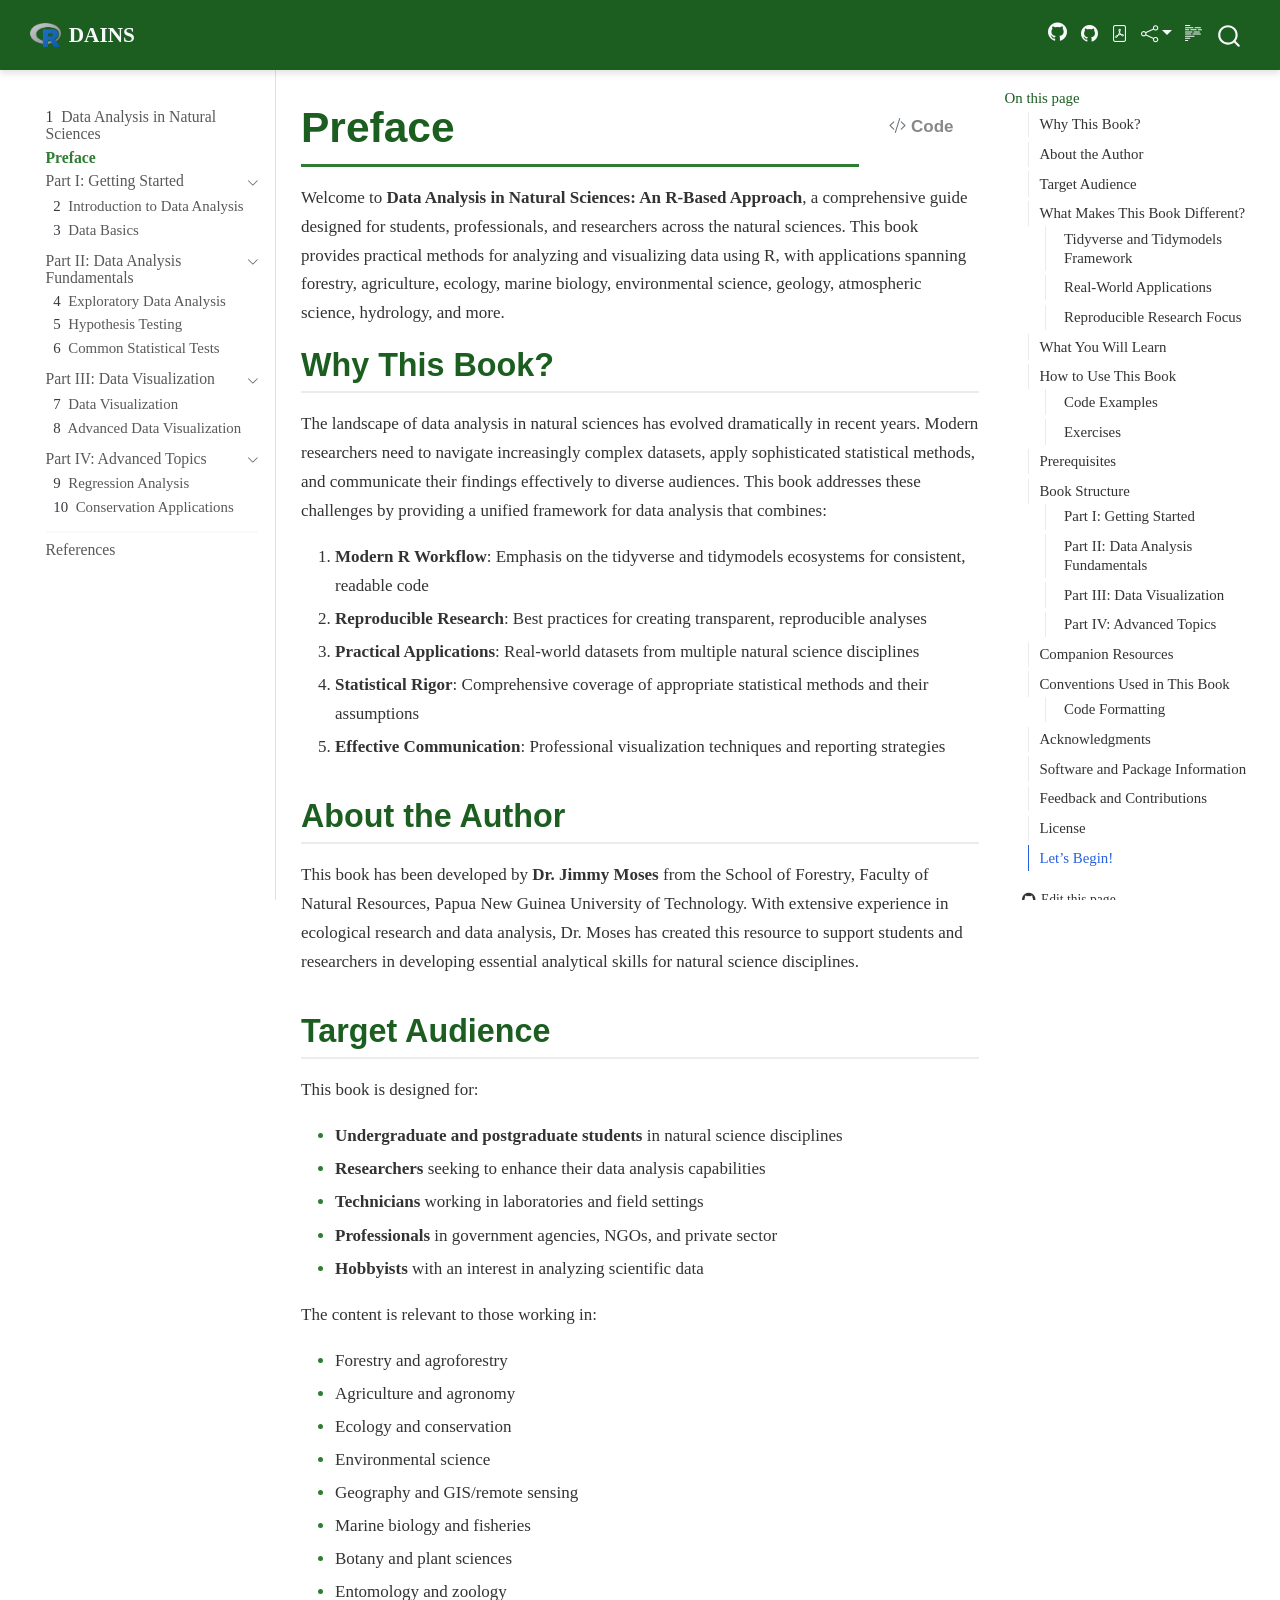
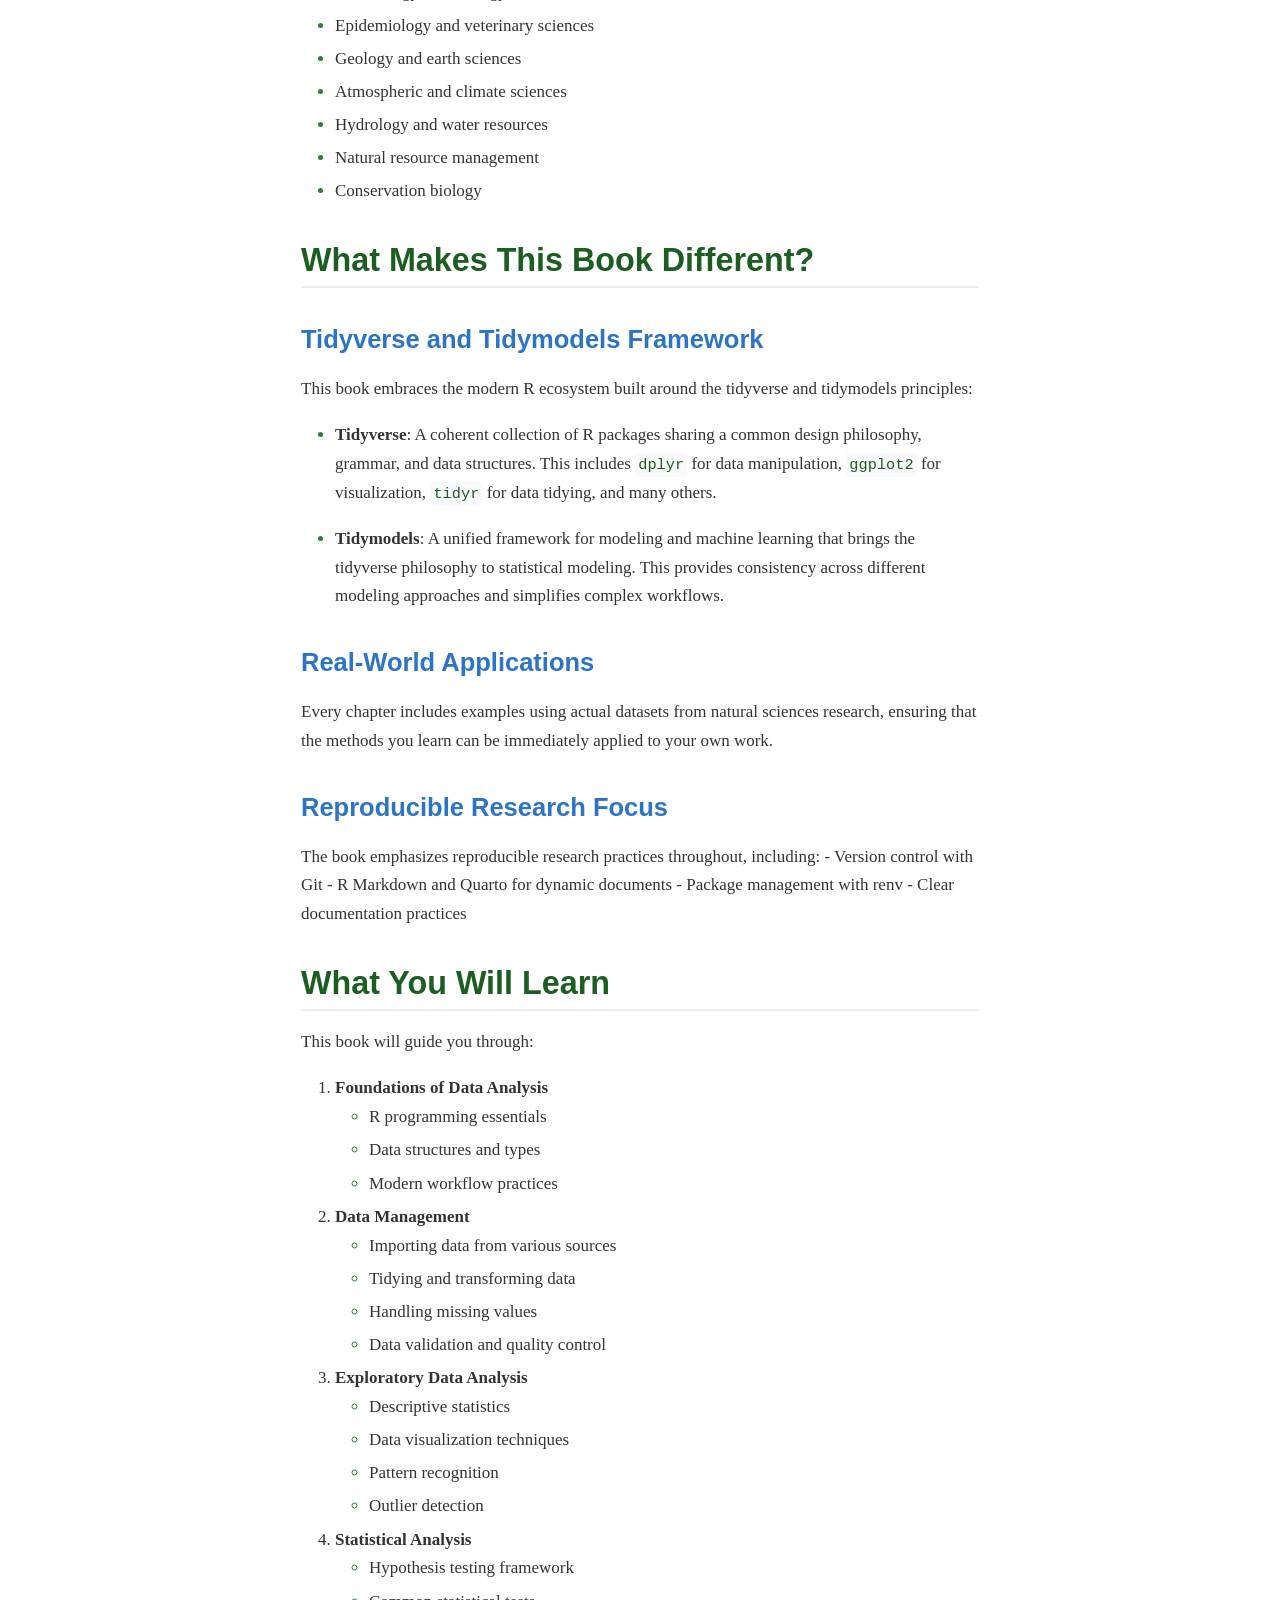
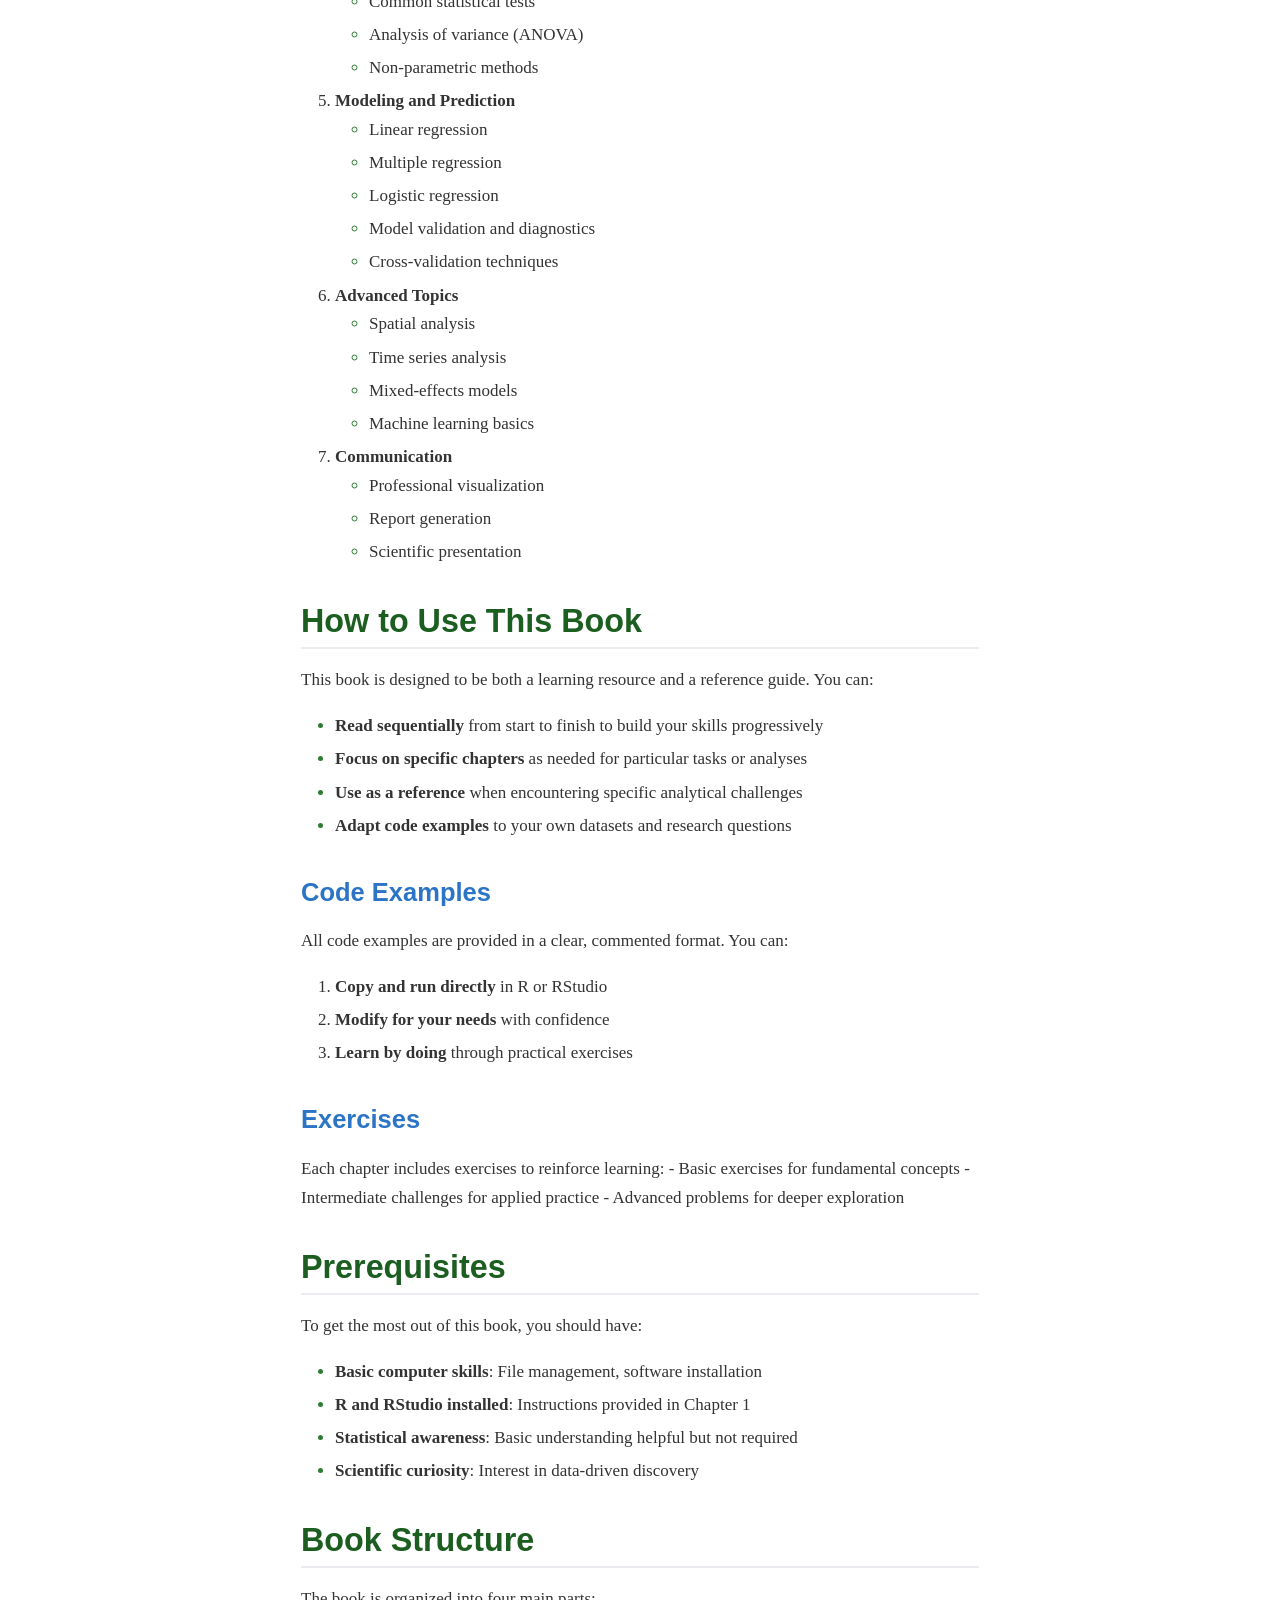
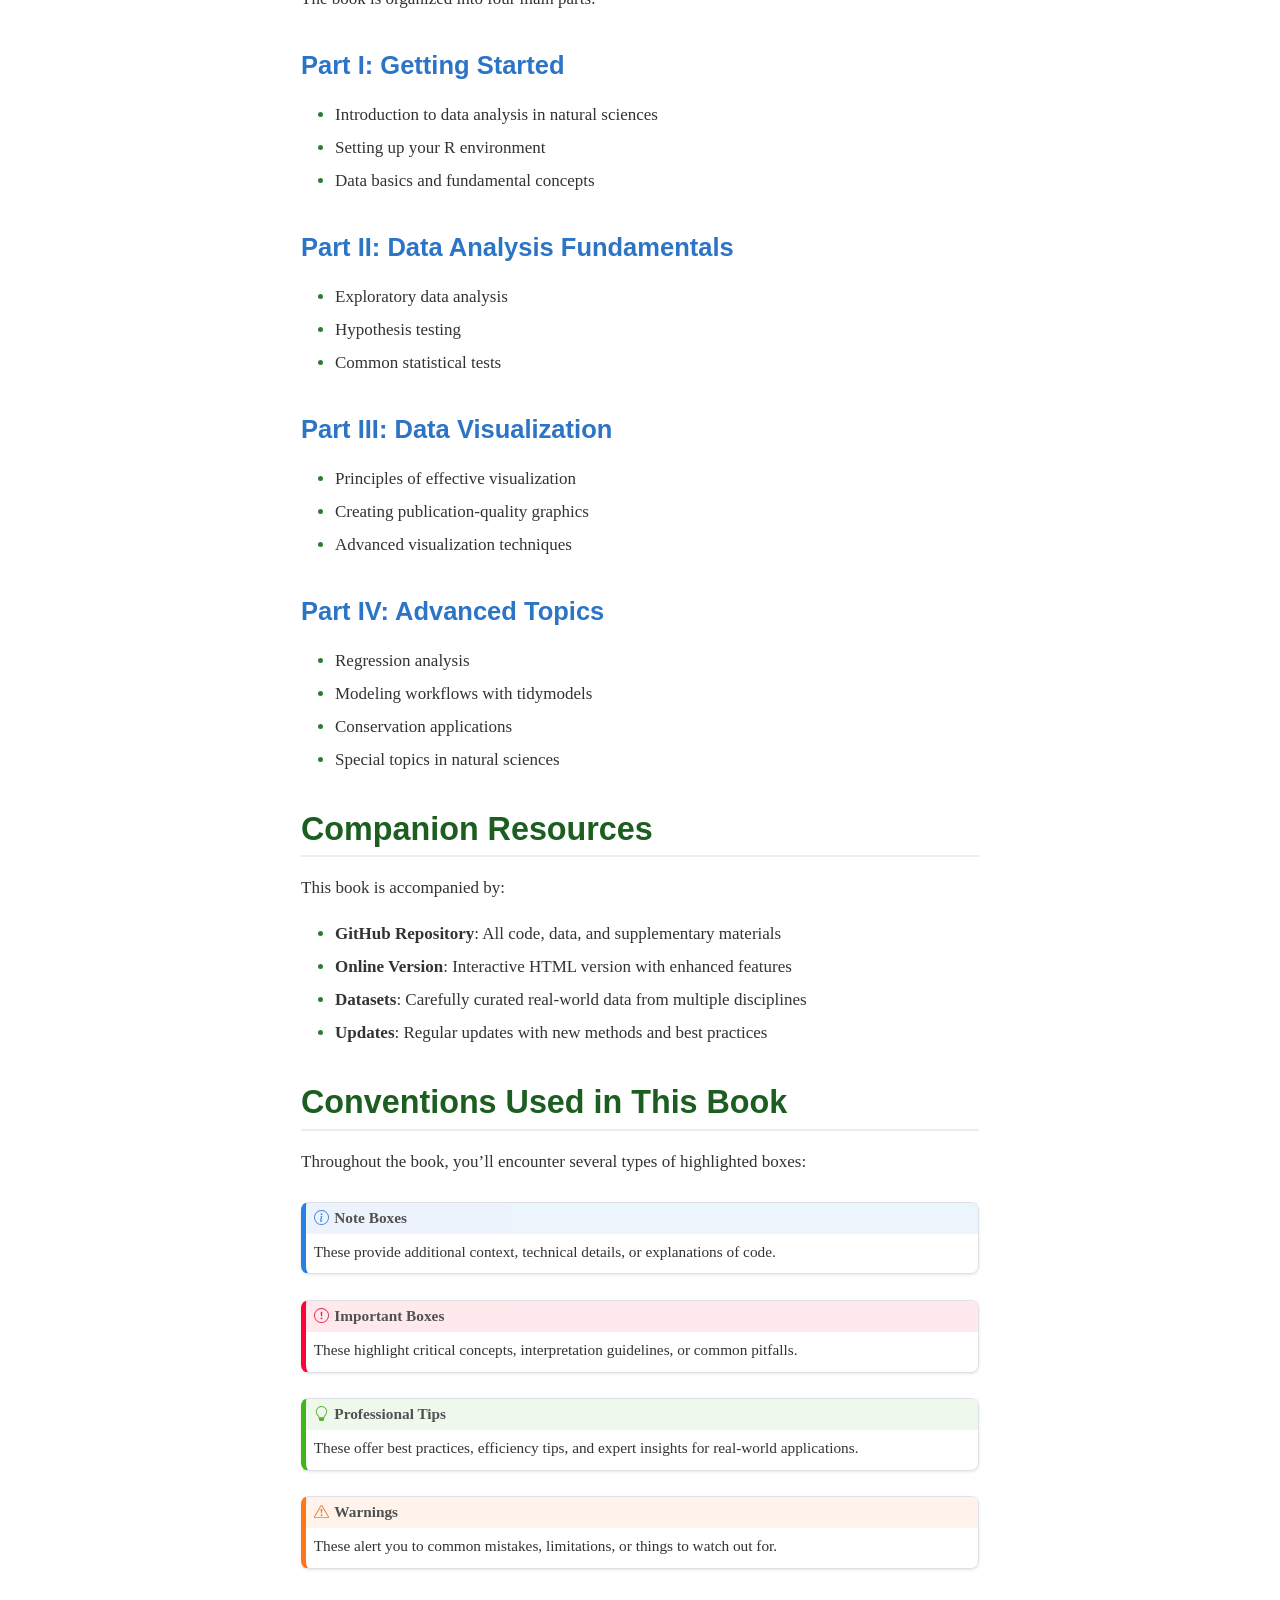
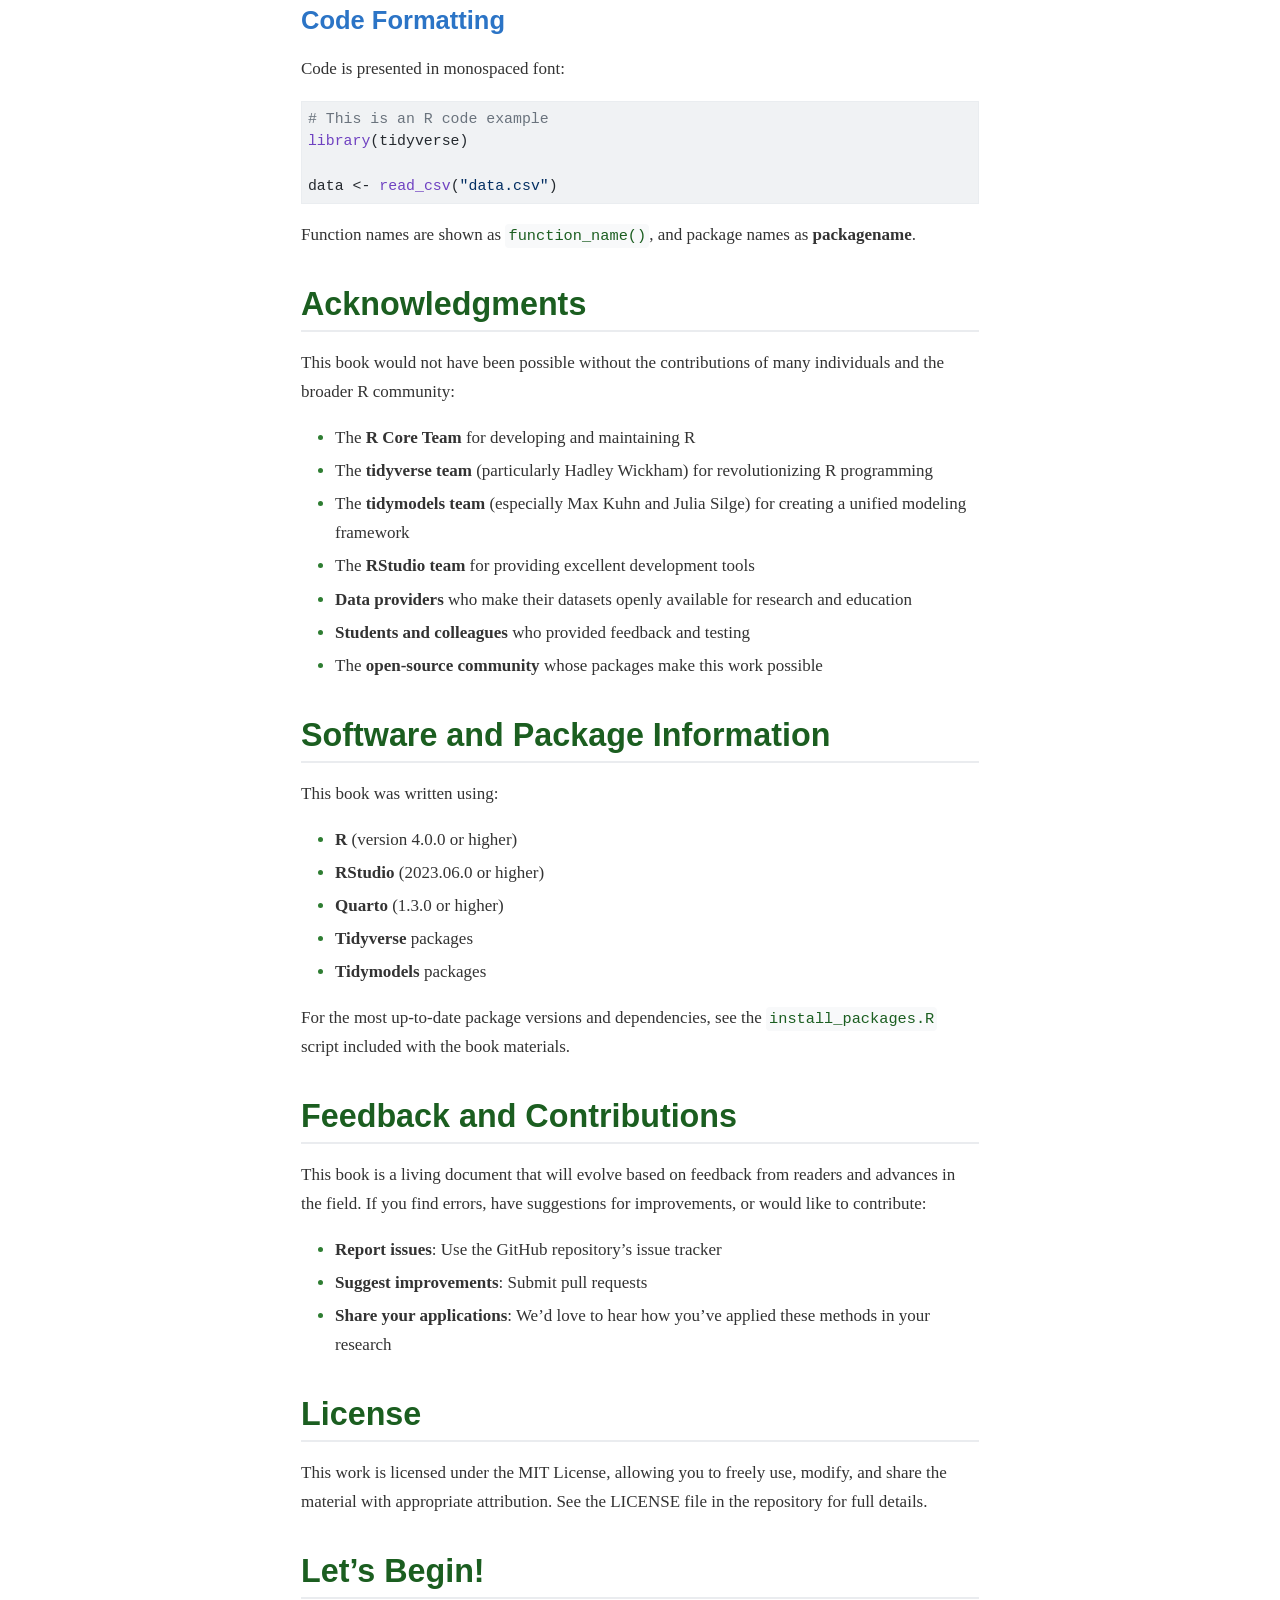
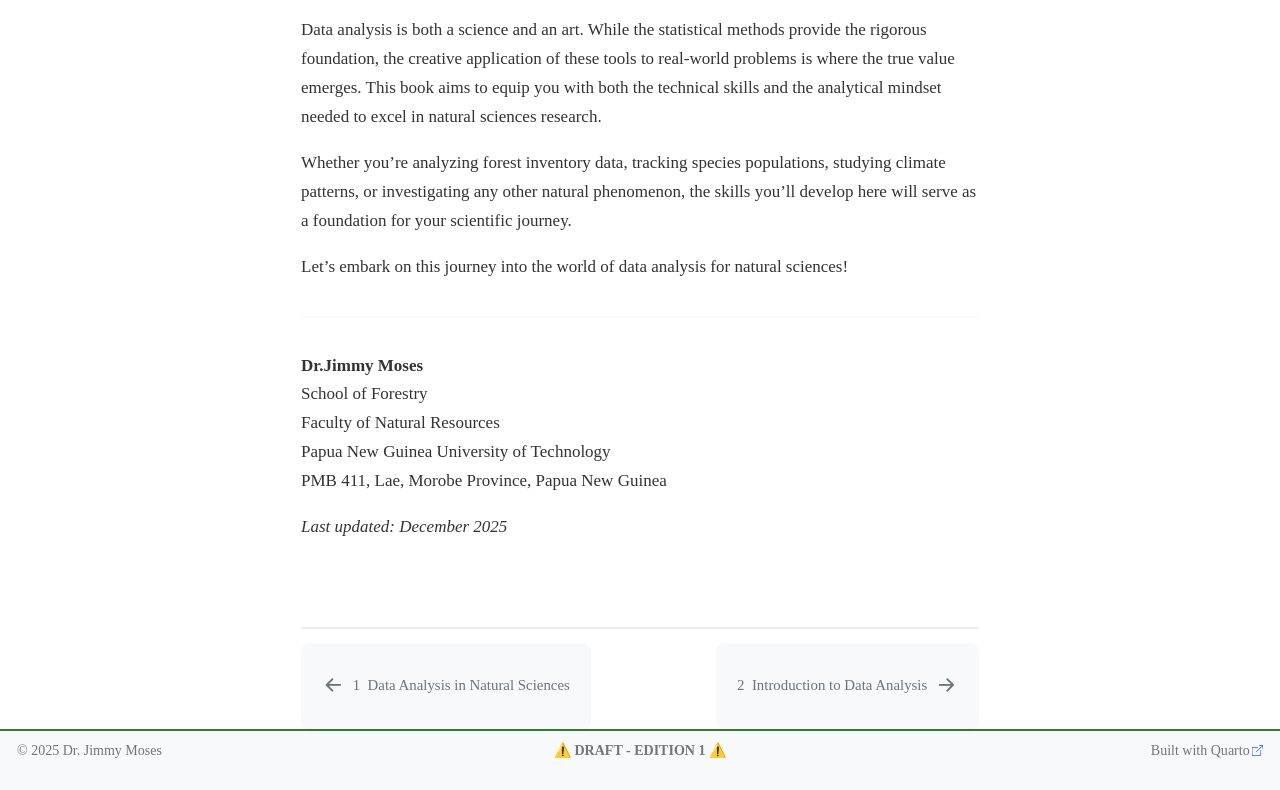
<file: preface.html>
<!DOCTYPE html>
<html xmlns="http://www.w3.org/1999/xhtml" lang="en" xml:lang="en"><head>

<meta charset="utf-8">
<meta name="generator" content="quarto-99.9.9">

<meta name="viewport" content="width=device-width, initial-scale=1.0, user-scalable=yes">


<title>Preface – Data Analysis in Natural Sciences</title>
<style>
code{white-space: pre-wrap;}
span.smallcaps{font-variant: small-caps;}
div.columns{display: flex; gap: min(4vw, 1.5em);}
div.column{flex: auto; overflow-x: auto;}
div.hanging-indent{margin-left: 1.5em; text-indent: -1.5em;}
ul.task-list{list-style: none;}
ul.task-list li input[type="checkbox"] {
  width: 0.8em;
  margin: 0 0.8em 0.2em -1em; /* quarto-specific, see https://github.com/quarto-dev/quarto-cli/issues/4556 */ 
  vertical-align: middle;
}
/* CSS for syntax highlighting */
html { -webkit-text-size-adjust: 100%; }
pre > code.sourceCode { white-space: pre; position: relative; }
pre > code.sourceCode > span { display: inline-block; line-height: 1.25; }
pre > code.sourceCode > span:empty { height: 1.2em; }
.sourceCode { overflow: visible; }
code.sourceCode > span { color: inherit; text-decoration: inherit; }
div.sourceCode { margin: 1em 0; }
pre.sourceCode { margin: 0; }
@media screen {
div.sourceCode { overflow: auto; }
}
@media print {
pre > code.sourceCode { white-space: pre-wrap; }
pre > code.sourceCode > span { text-indent: -5em; padding-left: 5em; }
}
pre.numberSource code
  { counter-reset: source-line 0; }
pre.numberSource code > span
  { position: relative; left: -4em; counter-increment: source-line; }
pre.numberSource code > span > a:first-child::before
  { content: counter(source-line);
    position: relative; left: -1em; text-align: right; vertical-align: baseline;
    border: none; display: inline-block;
    -webkit-touch-callout: none; -webkit-user-select: none;
    -khtml-user-select: none; -moz-user-select: none;
    -ms-user-select: none; user-select: none;
    padding: 0 4px; width: 4em;
  }
pre.numberSource { margin-left: 3em;  padding-left: 4px; }
div.sourceCode
  {   }
@media screen {
pre > code.sourceCode > span > a:first-child::before { text-decoration: underline; }
}
</style>


<script src="site_libs/quarto-nav/quarto-nav.js"></script>
<script src="site_libs/quarto-nav/headroom.min.js"></script>
<script src="site_libs/clipboard/clipboard.min.js"></script>
<script src="site_libs/quarto-search/autocomplete.umd.js"></script>
<script src="site_libs/quarto-search/fuse.min.js"></script>
<script src="site_libs/quarto-search/quarto-search.js"></script>
<meta name="quarto:offset" content="./">
<link href="./chapters/01-introduction.html" rel="next">
<link href="./index.html" rel="prev">
<link href="./images/Rlogo.jpg" rel="icon" type="image/jpeg">
<script src="site_libs/quarto-html/quarto.js" type="module"></script>
<script src="site_libs/quarto-html/tabsets/tabsets.js" type="module"></script>
<script src="site_libs/quarto-html/popper.min.js"></script>
<script src="site_libs/quarto-html/tippy.umd.min.js"></script>
<script src="site_libs/quarto-html/anchor.min.js"></script>
<link href="site_libs/quarto-html/tippy.css" rel="stylesheet">
<link href="site_libs/quarto-html/quarto-syntax-highlighting-dark-56b67755cebbfb78539c873898544994.css" rel="stylesheet" class="quarto-color-scheme quarto-color-alternate" id="quarto-text-highlighting-styles">
<link href="site_libs/quarto-html/quarto-syntax-highlighting-f0bc7793ffdd46ddf3b99218c6954345.css" rel="stylesheet" class="quarto-color-scheme" id="quarto-text-highlighting-styles">
<script src="site_libs/bootstrap/bootstrap.min.js"></script>
<link href="site_libs/bootstrap/bootstrap-icons.css" rel="stylesheet">
<link href="site_libs/bootstrap/bootstrap-dark-5cb9b089ed55fbb2d9030d6bb4f5b5f8.min.css" rel="stylesheet" append-hash="true" class="quarto-color-scheme quarto-color-alternate" id="quarto-bootstrap" data-mode="light">
<link href="site_libs/bootstrap/bootstrap-5cb9b089ed55fbb2d9030d6bb4f5b5f8.min.css" rel="stylesheet" append-hash="true" class="quarto-color-scheme" id="quarto-bootstrap" data-mode="light">
<script id="quarto-search-options" type="application/json">{
  "location": "navbar",
  "copy-button": false,
  "collapse-after": 3,
  "panel-placement": "end",
  "type": "overlay",
  "limit": 50,
  "keyboard-shortcut": [
    "f",
    "/",
    "s"
  ],
  "language": {
    "search-no-results-text": "No results",
    "search-matching-documents-text": "matching documents",
    "search-copy-link-title": "Copy link to search",
    "search-hide-matches-text": "Hide additional matches",
    "search-more-match-text": "more match in this document",
    "search-more-matches-text": "more matches in this document",
    "search-clear-button-title": "Clear",
    "search-text-placeholder": "",
    "search-detached-cancel-button-title": "Cancel",
    "search-submit-button-title": "Submit",
    "search-label": "Search"
  }
}</script>
<style>html{ scroll-behavior: smooth; }</style>
<meta name="description" content="A comprehensive guide to data analysis in natural sciences using R. Learn statistical methods, data visualization, and reproducible research practices.">
<meta name="keywords" content="R programming, data analysis, statistics, ecology, natural sciences, ggplot2, tidyverse, data visualization">
<meta name="author" content="Dr. Jimmy Moses">


<link rel="stylesheet" href="styles.css">
</head>

<body class="nav-sidebar floating nav-fixed quarto-light">

<div id="quarto-search-results"></div>
  <header id="quarto-header" class="headroom fixed-top">
    <nav class="navbar navbar-expand-lg " data-bs-theme="dark">
      <div class="navbar-container container-fluid">
      <div class="navbar-brand-container mx-auto">
    <a href="./index.html" class="navbar-brand navbar-brand-logo">
    <img src="./images/Rlogo.jpg" alt="" class="navbar-logo">
    </a>
    <a class="navbar-brand" href="./index.html">
    <span class="navbar-title">DAINS</span>
    </a>
  </div>
            <div id="quarto-search" class="" title="Search"></div>
          <button class="navbar-toggler" type="button" data-bs-toggle="collapse" data-bs-target="#navbarCollapse" aria-controls="navbarCollapse" role="menu" aria-expanded="false" aria-label="Toggle navigation" onclick="if (window.quartoToggleHeadroom) { window.quartoToggleHeadroom(); }">
  <span class="navbar-toggler-icon"></span>
</button>
          <div class="collapse navbar-collapse" id="navbarCollapse">
            <ul class="navbar-nav navbar-nav-scroll ms-auto">
  <li class="nav-item compact">
    <a class="nav-link" href="https://github.com/jm0535/dains"> <i class="bi bi-github" role="img" aria-label="GitHub">
</i> 
<span class="menu-text"></span></a>
  </li>  
</ul>
          </div> <!-- /navcollapse -->
            <div class="quarto-navbar-tools tools-wide">
    <a href="https://github.com/jm0535/dains" title="Source Code" class="quarto-navigation-tool px-1" aria-label="Source Code"><i class="bi bi-github"></i></a>
    <a href="./Data-Analysis-in-Natural-Sciences.pdf" title="Download PDF" class="quarto-navigation-tool px-1" aria-label="Download PDF"><i class="bi bi-file-pdf"></i></a>
    <div class="dropdown">
      <a href="" title="Share" id="quarto-navigation-tool-dropdown-0" class="quarto-navigation-tool dropdown-toggle px-1" data-bs-toggle="dropdown" aria-expanded="false" role="link" aria-label="Share"><i class="bi bi-share"></i></a>
      <ul class="dropdown-menu" aria-labelledby="quarto-navigation-tool-dropdown-0">
          <li>
            <a class="dropdown-item quarto-navbar-tools-item" href="https://twitter.com/intent/tweet?url=|url|">
              <i class="bi bi-twitter pe-1"></i>
            Twitter
            </a>
          </li>
          <li>
            <a class="dropdown-item quarto-navbar-tools-item" href="https://www.facebook.com/sharer/sharer.php?u=|url|">
              <i class="bi bi-facebook pe-1"></i>
            Facebook
            </a>
          </li>
          <li>
            <a class="dropdown-item quarto-navbar-tools-item" href="https://www.linkedin.com/sharing/share-offsite/?url=|url|">
              <i class="bi bi-linkedin pe-1"></i>
            LinkedIn
            </a>
          </li>
      </ul>
    </div>
  <a href="" class="quarto-reader-toggle quarto-navigation-tool px-1" onclick="window.quartoToggleReader(); return false;" title="Toggle reader mode">
  <div class="quarto-reader-toggle-btn">
  <i class="bi"></i>
  </div>
</a>
</div>
      </div> <!-- /container-fluid -->
    </nav>
  <nav class="quarto-secondary-nav">
    <div class="container-fluid d-flex">
      <button type="button" class="quarto-btn-toggle btn" data-bs-toggle="collapse" role="button" data-bs-target=".quarto-sidebar-collapse-item" aria-controls="quarto-sidebar" aria-expanded="false" aria-label="Toggle sidebar navigation" onclick="if (window.quartoToggleHeadroom) { window.quartoToggleHeadroom(); }">
        <i class="bi bi-layout-text-sidebar-reverse"></i>
      </button>
        <nav class="quarto-page-breadcrumbs" aria-label="breadcrumb"><ol class="breadcrumb"><li class="breadcrumb-item"><a href="./preface.html">Preface</a></li></ol></nav>
        <a class="flex-grow-1" role="navigation" data-bs-toggle="collapse" data-bs-target=".quarto-sidebar-collapse-item" aria-controls="quarto-sidebar" aria-expanded="false" aria-label="Toggle sidebar navigation" onclick="if (window.quartoToggleHeadroom) { window.quartoToggleHeadroom(); }">      
        </a>
    </div>
  </nav>
</header>
<!-- content -->
<div id="quarto-content" class="quarto-container page-columns page-rows-contents page-layout-article page-navbar">
<!-- sidebar -->
  <nav id="quarto-sidebar" class="sidebar collapse collapse-horizontal quarto-sidebar-collapse-item sidebar-navigation floating overflow-auto">
    <div class="sidebar-menu-container"> 
    <ul class="list-unstyled mt-1">
        <li class="sidebar-item">
  <div class="sidebar-item-container"> 
  <a href="./index.html" class="sidebar-item-text sidebar-link">
 <span class="menu-text"><span class="chapter-number">1</span>&nbsp; <span class="chapter-title">Data Analysis in Natural Sciences</span></span></a>
  </div>
</li>
        <li class="sidebar-item">
  <div class="sidebar-item-container"> 
  <a href="./preface.html" class="sidebar-item-text sidebar-link active">
 <span class="menu-text">Preface</span></a>
  </div>
</li>
        <li class="sidebar-item sidebar-item-section">
      <div class="sidebar-item-container"> 
            <a class="sidebar-item-text sidebar-link text-start" data-bs-toggle="collapse" data-bs-target="#quarto-sidebar-section-1" role="navigation" aria-expanded="true">
 <span class="menu-text">Part I: Getting Started</span></a>
          <a class="sidebar-item-toggle text-start" data-bs-toggle="collapse" data-bs-target="#quarto-sidebar-section-1" role="navigation" aria-expanded="true" aria-label="Toggle section">
            <i class="bi bi-chevron-right ms-2"></i>
          </a> 
      </div>
      <ul id="quarto-sidebar-section-1" class="collapse list-unstyled sidebar-section depth1 show">  
          <li class="sidebar-item">
  <div class="sidebar-item-container"> 
  <a href="./chapters/01-introduction.html" class="sidebar-item-text sidebar-link">
 <span class="menu-text"><span class="chapter-number">2</span>&nbsp; <span class="chapter-title">Introduction to Data Analysis</span></span></a>
  </div>
</li>
          <li class="sidebar-item">
  <div class="sidebar-item-container"> 
  <a href="./chapters/02-data-basics.html" class="sidebar-item-text sidebar-link">
 <span class="menu-text"><span class="chapter-number">3</span>&nbsp; <span class="chapter-title">Data Basics</span></span></a>
  </div>
</li>
      </ul>
  </li>
        <li class="sidebar-item sidebar-item-section">
      <div class="sidebar-item-container"> 
            <a class="sidebar-item-text sidebar-link text-start" data-bs-toggle="collapse" data-bs-target="#quarto-sidebar-section-2" role="navigation" aria-expanded="true">
 <span class="menu-text">Part II: Data Analysis Fundamentals</span></a>
          <a class="sidebar-item-toggle text-start" data-bs-toggle="collapse" data-bs-target="#quarto-sidebar-section-2" role="navigation" aria-expanded="true" aria-label="Toggle section">
            <i class="bi bi-chevron-right ms-2"></i>
          </a> 
      </div>
      <ul id="quarto-sidebar-section-2" class="collapse list-unstyled sidebar-section depth1 show">  
          <li class="sidebar-item">
  <div class="sidebar-item-container"> 
  <a href="./chapters/03-exploratory-analysis.html" class="sidebar-item-text sidebar-link">
 <span class="menu-text"><span class="chapter-number">4</span>&nbsp; <span class="chapter-title">Exploratory Data Analysis</span></span></a>
  </div>
</li>
          <li class="sidebar-item">
  <div class="sidebar-item-container"> 
  <a href="./chapters/04-hypothesis-testing.html" class="sidebar-item-text sidebar-link">
 <span class="menu-text"><span class="chapter-number">5</span>&nbsp; <span class="chapter-title">Hypothesis Testing</span></span></a>
  </div>
</li>
          <li class="sidebar-item">
  <div class="sidebar-item-container"> 
  <a href="./chapters/05-statistical-tests.html" class="sidebar-item-text sidebar-link">
 <span class="menu-text"><span class="chapter-number">6</span>&nbsp; <span class="chapter-title">Common Statistical Tests</span></span></a>
  </div>
</li>
      </ul>
  </li>
        <li class="sidebar-item sidebar-item-section">
      <div class="sidebar-item-container"> 
            <a class="sidebar-item-text sidebar-link text-start" data-bs-toggle="collapse" data-bs-target="#quarto-sidebar-section-3" role="navigation" aria-expanded="true">
 <span class="menu-text">Part III: Data Visualization</span></a>
          <a class="sidebar-item-toggle text-start" data-bs-toggle="collapse" data-bs-target="#quarto-sidebar-section-3" role="navigation" aria-expanded="true" aria-label="Toggle section">
            <i class="bi bi-chevron-right ms-2"></i>
          </a> 
      </div>
      <ul id="quarto-sidebar-section-3" class="collapse list-unstyled sidebar-section depth1 show">  
          <li class="sidebar-item">
  <div class="sidebar-item-container"> 
  <a href="./chapters/06-visualization.html" class="sidebar-item-text sidebar-link">
 <span class="menu-text"><span class="chapter-number">7</span>&nbsp; <span class="chapter-title">Data Visualization</span></span></a>
  </div>
</li>
          <li class="sidebar-item">
  <div class="sidebar-item-container"> 
  <a href="./chapters/07-advanced-visualization.html" class="sidebar-item-text sidebar-link">
 <span class="menu-text"><span class="chapter-number">8</span>&nbsp; <span class="chapter-title">Advanced Data Visualization</span></span></a>
  </div>
</li>
      </ul>
  </li>
        <li class="sidebar-item sidebar-item-section">
      <div class="sidebar-item-container"> 
            <a class="sidebar-item-text sidebar-link text-start" data-bs-toggle="collapse" data-bs-target="#quarto-sidebar-section-4" role="navigation" aria-expanded="true">
 <span class="menu-text">Part IV: Advanced Topics</span></a>
          <a class="sidebar-item-toggle text-start" data-bs-toggle="collapse" data-bs-target="#quarto-sidebar-section-4" role="navigation" aria-expanded="true" aria-label="Toggle section">
            <i class="bi bi-chevron-right ms-2"></i>
          </a> 
      </div>
      <ul id="quarto-sidebar-section-4" class="collapse list-unstyled sidebar-section depth1 show">  
          <li class="sidebar-item">
  <div class="sidebar-item-container"> 
  <a href="./chapters/08-regression.html" class="sidebar-item-text sidebar-link">
 <span class="menu-text"><span class="chapter-number">9</span>&nbsp; <span class="chapter-title">Regression Analysis</span></span></a>
  </div>
</li>
          <li class="sidebar-item">
  <div class="sidebar-item-container"> 
  <a href="./chapters/09-conservation.html" class="sidebar-item-text sidebar-link">
 <span class="menu-text"><span class="chapter-number">10</span>&nbsp; <span class="chapter-title">Conservation Applications</span></span></a>
  </div>
</li>
      </ul>
  </li>
        <li class="px-0"><hr class="sidebar-divider hi "></li>
        <li class="sidebar-item">
  <div class="sidebar-item-container"> 
  <a href="./references.html" class="sidebar-item-text sidebar-link">
 <span class="menu-text">References</span></a>
  </div>
</li>
    </ul>
    </div>
</nav>
<div id="quarto-sidebar-glass" class="quarto-sidebar-collapse-item" data-bs-toggle="collapse" data-bs-target=".quarto-sidebar-collapse-item"></div>
<!-- margin-sidebar -->
    <div id="quarto-margin-sidebar" class="sidebar margin-sidebar">
        <nav id="TOC" role="doc-toc" class="toc-active" data-toc-expanded="2">
    <h2 id="toc-title">On this page</h2>
   
  <ul>
  <li><a href="#why-this-book" id="toc-why-this-book" class="nav-link active" data-scroll-target="#why-this-book">Why This Book?</a></li>
  <li><a href="#about-the-author" id="toc-about-the-author" class="nav-link" data-scroll-target="#about-the-author">About the Author</a></li>
  <li><a href="#target-audience" id="toc-target-audience" class="nav-link" data-scroll-target="#target-audience">Target Audience</a></li>
  <li><a href="#what-makes-this-book-different" id="toc-what-makes-this-book-different" class="nav-link" data-scroll-target="#what-makes-this-book-different">What Makes This Book Different?</a>
  <ul class="collapse">
  <li><a href="#tidyverse-and-tidymodels-framework" id="toc-tidyverse-and-tidymodels-framework" class="nav-link" data-scroll-target="#tidyverse-and-tidymodels-framework">Tidyverse and Tidymodels Framework</a></li>
  <li><a href="#real-world-applications" id="toc-real-world-applications" class="nav-link" data-scroll-target="#real-world-applications">Real-World Applications</a></li>
  <li><a href="#reproducible-research-focus" id="toc-reproducible-research-focus" class="nav-link" data-scroll-target="#reproducible-research-focus">Reproducible Research Focus</a></li>
  </ul></li>
  <li><a href="#what-you-will-learn" id="toc-what-you-will-learn" class="nav-link" data-scroll-target="#what-you-will-learn">What You Will Learn</a></li>
  <li><a href="#how-to-use-this-book" id="toc-how-to-use-this-book" class="nav-link" data-scroll-target="#how-to-use-this-book">How to Use This Book</a>
  <ul class="collapse">
  <li><a href="#code-examples" id="toc-code-examples" class="nav-link" data-scroll-target="#code-examples">Code Examples</a></li>
  <li><a href="#exercises" id="toc-exercises" class="nav-link" data-scroll-target="#exercises">Exercises</a></li>
  </ul></li>
  <li><a href="#prerequisites" id="toc-prerequisites" class="nav-link" data-scroll-target="#prerequisites">Prerequisites</a></li>
  <li><a href="#book-structure" id="toc-book-structure" class="nav-link" data-scroll-target="#book-structure">Book Structure</a>
  <ul class="collapse">
  <li><a href="#part-i-getting-started" id="toc-part-i-getting-started" class="nav-link" data-scroll-target="#part-i-getting-started">Part I: Getting Started</a></li>
  <li><a href="#part-ii-data-analysis-fundamentals" id="toc-part-ii-data-analysis-fundamentals" class="nav-link" data-scroll-target="#part-ii-data-analysis-fundamentals">Part II: Data Analysis Fundamentals</a></li>
  <li><a href="#part-iii-data-visualization" id="toc-part-iii-data-visualization" class="nav-link" data-scroll-target="#part-iii-data-visualization">Part III: Data Visualization</a></li>
  <li><a href="#part-iv-advanced-topics" id="toc-part-iv-advanced-topics" class="nav-link" data-scroll-target="#part-iv-advanced-topics">Part IV: Advanced Topics</a></li>
  </ul></li>
  <li><a href="#companion-resources" id="toc-companion-resources" class="nav-link" data-scroll-target="#companion-resources">Companion Resources</a></li>
  <li><a href="#conventions-used-in-this-book" id="toc-conventions-used-in-this-book" class="nav-link" data-scroll-target="#conventions-used-in-this-book">Conventions Used in This Book</a>
  <ul class="collapse">
  <li><a href="#code-formatting" id="toc-code-formatting" class="nav-link" data-scroll-target="#code-formatting">Code Formatting</a></li>
  </ul></li>
  <li><a href="#acknowledgments" id="toc-acknowledgments" class="nav-link" data-scroll-target="#acknowledgments">Acknowledgments</a></li>
  <li><a href="#software-and-package-information" id="toc-software-and-package-information" class="nav-link" data-scroll-target="#software-and-package-information">Software and Package Information</a></li>
  <li><a href="#feedback-and-contributions" id="toc-feedback-and-contributions" class="nav-link" data-scroll-target="#feedback-and-contributions">Feedback and Contributions</a></li>
  <li><a href="#license" id="toc-license" class="nav-link" data-scroll-target="#license">License</a></li>
  <li><a href="#lets-begin" id="toc-lets-begin" class="nav-link" data-scroll-target="#lets-begin">Let’s Begin!</a></li>
  </ul>
<div class="toc-actions"><ul><li><a href="https://github.com/jm0535/dains/edit/main/preface.qmd" class="toc-action"><i class="bi bi-github"></i>Edit this page</a></li><li><a href="https://github.com/jm0535/dains/issues/new" class="toc-action"><i class="bi empty"></i>Report an issue</a></li><li><a href="https://github.com/jm0535/dains/blob/main/preface.qmd" class="toc-action"><i class="bi empty"></i>View source</a></li></ul></div></nav>
    </div>
<!-- main -->
<main class="content" id="quarto-document-content">

<header id="title-block-header" class="quarto-title-block default">
<div class="quarto-title">
<div class="quarto-title-block"><div><h1 class="title">Preface</h1><button type="button" class="btn code-tools-button" id="quarto-code-tools-source"><i class="bi"></i> Code</button></div></div>
</div>



<div class="quarto-title-meta">

    
  
    
  </div>
  


</header>


<p>Welcome to <strong>Data Analysis in Natural Sciences: An R-Based Approach</strong>, a comprehensive guide designed for students, professionals, and researchers across the natural sciences. This book provides practical methods for analyzing and visualizing data using R, with applications spanning forestry, agriculture, ecology, marine biology, environmental science, geology, atmospheric science, hydrology, and more.</p>
<section id="why-this-book" class="level2">
<h2 class="anchored" data-anchor-id="why-this-book">Why This Book?</h2>
<p>The landscape of data analysis in natural sciences has evolved dramatically in recent years. Modern researchers need to navigate increasingly complex datasets, apply sophisticated statistical methods, and communicate their findings effectively to diverse audiences. This book addresses these challenges by providing a unified framework for data analysis that combines:</p>
<ol type="1">
<li><strong>Modern R Workflow</strong>: Emphasis on the tidyverse and tidymodels ecosystems for consistent, readable code</li>
<li><strong>Reproducible Research</strong>: Best practices for creating transparent, reproducible analyses</li>
<li><strong>Practical Applications</strong>: Real-world datasets from multiple natural science disciplines</li>
<li><strong>Statistical Rigor</strong>: Comprehensive coverage of appropriate statistical methods and their assumptions</li>
<li><strong>Effective Communication</strong>: Professional visualization techniques and reporting strategies</li>
</ol>
</section>
<section id="about-the-author" class="level2">
<h2 class="anchored" data-anchor-id="about-the-author">About the Author</h2>
<p>This book has been developed by <strong>Dr.&nbsp;Jimmy Moses</strong> from the School of Forestry, Faculty of Natural Resources, Papua New Guinea University of Technology. With extensive experience in ecological research and data analysis, Dr.&nbsp;Moses has created this resource to support students and researchers in developing essential analytical skills for natural science disciplines.</p>
</section>
<section id="target-audience" class="level2">
<h2 class="anchored" data-anchor-id="target-audience">Target Audience</h2>
<p>This book is designed for:</p>
<ul>
<li><strong>Undergraduate and postgraduate students</strong> in natural science disciplines</li>
<li><strong>Researchers</strong> seeking to enhance their data analysis capabilities</li>
<li><strong>Technicians</strong> working in laboratories and field settings</li>
<li><strong>Professionals</strong> in government agencies, NGOs, and private sector</li>
<li><strong>Hobbyists</strong> with an interest in analyzing scientific data</li>
</ul>
<p>The content is relevant to those working in:</p>
<ul>
<li>Forestry and agroforestry</li>
<li>Agriculture and agronomy</li>
<li>Ecology and conservation</li>
<li>Environmental science</li>
<li>Geography and GIS/remote sensing</li>
<li>Marine biology and fisheries</li>
<li>Botany and plant sciences</li>
<li>Entomology and zoology</li>
<li>Epidemiology and veterinary sciences</li>
<li>Geology and earth sciences</li>
<li>Atmospheric and climate sciences</li>
<li>Hydrology and water resources</li>
<li>Natural resource management</li>
<li>Conservation biology</li>
</ul>
</section>
<section id="what-makes-this-book-different" class="level2">
<h2 class="anchored" data-anchor-id="what-makes-this-book-different">What Makes This Book Different?</h2>
<section id="tidyverse-and-tidymodels-framework" class="level3">
<h3 class="anchored" data-anchor-id="tidyverse-and-tidymodels-framework">Tidyverse and Tidymodels Framework</h3>
<p>This book embraces the modern R ecosystem built around the tidyverse and tidymodels principles:</p>
<ul>
<li><p><strong>Tidyverse</strong>: A coherent collection of R packages sharing a common design philosophy, grammar, and data structures. This includes <code>dplyr</code> for data manipulation, <code>ggplot2</code> for visualization, <code>tidyr</code> for data tidying, and many others.</p></li>
<li><p><strong>Tidymodels</strong>: A unified framework for modeling and machine learning that brings the tidyverse philosophy to statistical modeling. This provides consistency across different modeling approaches and simplifies complex workflows.</p></li>
</ul>
</section>
<section id="real-world-applications" class="level3">
<h3 class="anchored" data-anchor-id="real-world-applications">Real-World Applications</h3>
<p>Every chapter includes examples using actual datasets from natural sciences research, ensuring that the methods you learn can be immediately applied to your own work.</p>
</section>
<section id="reproducible-research-focus" class="level3">
<h3 class="anchored" data-anchor-id="reproducible-research-focus">Reproducible Research Focus</h3>
<p>The book emphasizes reproducible research practices throughout, including: - Version control with Git - R Markdown and Quarto for dynamic documents - Package management with renv - Clear documentation practices</p>
</section>
</section>
<section id="what-you-will-learn" class="level2">
<h2 class="anchored" data-anchor-id="what-you-will-learn">What You Will Learn</h2>
<p>This book will guide you through:</p>
<ol type="1">
<li><strong>Foundations of Data Analysis</strong>
<ul>
<li>R programming essentials</li>
<li>Data structures and types</li>
<li>Modern workflow practices</li>
</ul></li>
<li><strong>Data Management</strong>
<ul>
<li>Importing data from various sources</li>
<li>Tidying and transforming data</li>
<li>Handling missing values</li>
<li>Data validation and quality control</li>
</ul></li>
<li><strong>Exploratory Data Analysis</strong>
<ul>
<li>Descriptive statistics</li>
<li>Data visualization techniques</li>
<li>Pattern recognition</li>
<li>Outlier detection</li>
</ul></li>
<li><strong>Statistical Analysis</strong>
<ul>
<li>Hypothesis testing framework</li>
<li>Common statistical tests</li>
<li>Analysis of variance (ANOVA)</li>
<li>Non-parametric methods</li>
</ul></li>
<li><strong>Modeling and Prediction</strong>
<ul>
<li>Linear regression</li>
<li>Multiple regression</li>
<li>Logistic regression</li>
<li>Model validation and diagnostics</li>
<li>Cross-validation techniques</li>
</ul></li>
<li><strong>Advanced Topics</strong>
<ul>
<li>Spatial analysis</li>
<li>Time series analysis</li>
<li>Mixed-effects models</li>
<li>Machine learning basics</li>
</ul></li>
<li><strong>Communication</strong>
<ul>
<li>Professional visualization</li>
<li>Report generation</li>
<li>Scientific presentation</li>
</ul></li>
</ol>
</section>
<section id="how-to-use-this-book" class="level2">
<h2 class="anchored" data-anchor-id="how-to-use-this-book">How to Use This Book</h2>
<p>This book is designed to be both a learning resource and a reference guide. You can:</p>
<ul>
<li><strong>Read sequentially</strong> from start to finish to build your skills progressively</li>
<li><strong>Focus on specific chapters</strong> as needed for particular tasks or analyses</li>
<li><strong>Use as a reference</strong> when encountering specific analytical challenges</li>
<li><strong>Adapt code examples</strong> to your own datasets and research questions</li>
</ul>
<section id="code-examples" class="level3">
<h3 class="anchored" data-anchor-id="code-examples">Code Examples</h3>
<p>All code examples are provided in a clear, commented format. You can:</p>
<ol type="1">
<li><strong>Copy and run directly</strong> in R or RStudio</li>
<li><strong>Modify for your needs</strong> with confidence</li>
<li><strong>Learn by doing</strong> through practical exercises</li>
</ol>
</section>
<section id="exercises" class="level3">
<h3 class="anchored" data-anchor-id="exercises">Exercises</h3>
<p>Each chapter includes exercises to reinforce learning: - Basic exercises for fundamental concepts - Intermediate challenges for applied practice - Advanced problems for deeper exploration</p>
</section>
</section>
<section id="prerequisites" class="level2">
<h2 class="anchored" data-anchor-id="prerequisites">Prerequisites</h2>
<p>To get the most out of this book, you should have:</p>
<ul>
<li><strong>Basic computer skills</strong>: File management, software installation</li>
<li><strong>R and RStudio installed</strong>: Instructions provided in Chapter 1</li>
<li><strong>Statistical awareness</strong>: Basic understanding helpful but not required</li>
<li><strong>Scientific curiosity</strong>: Interest in data-driven discovery</li>
</ul>
</section>
<section id="book-structure" class="level2">
<h2 class="anchored" data-anchor-id="book-structure">Book Structure</h2>
<p>The book is organized into four main parts:</p>
<section id="part-i-getting-started" class="level3">
<h3 class="anchored" data-anchor-id="part-i-getting-started">Part I: Getting Started</h3>
<ul>
<li>Introduction to data analysis in natural sciences</li>
<li>Setting up your R environment</li>
<li>Data basics and fundamental concepts</li>
</ul>
</section>
<section id="part-ii-data-analysis-fundamentals" class="level3">
<h3 class="anchored" data-anchor-id="part-ii-data-analysis-fundamentals">Part II: Data Analysis Fundamentals</h3>
<ul>
<li>Exploratory data analysis</li>
<li>Hypothesis testing</li>
<li>Common statistical tests</li>
</ul>
</section>
<section id="part-iii-data-visualization" class="level3">
<h3 class="anchored" data-anchor-id="part-iii-data-visualization">Part III: Data Visualization</h3>
<ul>
<li>Principles of effective visualization</li>
<li>Creating publication-quality graphics</li>
<li>Advanced visualization techniques</li>
</ul>
</section>
<section id="part-iv-advanced-topics" class="level3">
<h3 class="anchored" data-anchor-id="part-iv-advanced-topics">Part IV: Advanced Topics</h3>
<ul>
<li>Regression analysis</li>
<li>Modeling workflows with tidymodels</li>
<li>Conservation applications</li>
<li>Special topics in natural sciences</li>
</ul>
</section>
</section>
<section id="companion-resources" class="level2">
<h2 class="anchored" data-anchor-id="companion-resources">Companion Resources</h2>
<p>This book is accompanied by:</p>
<ul>
<li><strong>GitHub Repository</strong>: All code, data, and supplementary materials</li>
<li><strong>Online Version</strong>: Interactive HTML version with enhanced features</li>
<li><strong>Datasets</strong>: Carefully curated real-world data from multiple disciplines</li>
<li><strong>Updates</strong>: Regular updates with new methods and best practices</li>
</ul>
</section>
<section id="conventions-used-in-this-book" class="level2">
<h2 class="anchored" data-anchor-id="conventions-used-in-this-book">Conventions Used in This Book</h2>
<p>Throughout the book, you’ll encounter several types of highlighted boxes:</p>
<div class="callout callout-style-default callout-note callout-titled">
<div class="callout-header d-flex align-content-center">
<div class="callout-icon-container">
<i class="callout-icon"></i>
</div>
<div class="callout-title-container flex-fill">
Note Boxes
</div>
</div>
<div class="callout-body-container callout-body">
<p>These provide additional context, technical details, or explanations of code.</p>
</div>
</div>
<div class="callout callout-style-default callout-important callout-titled">
<div class="callout-header d-flex align-content-center">
<div class="callout-icon-container">
<i class="callout-icon"></i>
</div>
<div class="callout-title-container flex-fill">
Important Boxes
</div>
</div>
<div class="callout-body-container callout-body">
<p>These highlight critical concepts, interpretation guidelines, or common pitfalls.</p>
</div>
</div>
<div class="callout callout-style-default callout-tip callout-titled">
<div class="callout-header d-flex align-content-center">
<div class="callout-icon-container">
<i class="callout-icon"></i>
</div>
<div class="callout-title-container flex-fill">
Professional Tips
</div>
</div>
<div class="callout-body-container callout-body">
<p>These offer best practices, efficiency tips, and expert insights for real-world applications.</p>
</div>
</div>
<div class="callout callout-style-default callout-warning callout-titled">
<div class="callout-header d-flex align-content-center">
<div class="callout-icon-container">
<i class="callout-icon"></i>
</div>
<div class="callout-title-container flex-fill">
Warnings
</div>
</div>
<div class="callout-body-container callout-body">
<p>These alert you to common mistakes, limitations, or things to watch out for.</p>
</div>
</div>
<section id="code-formatting" class="level3">
<h3 class="anchored" data-anchor-id="code-formatting">Code Formatting</h3>
<p>Code is presented in monospaced font:</p>
<div class="sourceCode" id="cb1"><pre class="sourceCode r code-with-copy"><code class="sourceCode r"><span id="cb1-1"><a href="#cb1-1" aria-hidden="true" tabindex="-1"></a><span class="co"># This is an R code example</span></span>
<span id="cb1-2"><a href="#cb1-2" aria-hidden="true" tabindex="-1"></a><span class="fu">library</span>(tidyverse)</span>
<span id="cb1-3"><a href="#cb1-3" aria-hidden="true" tabindex="-1"></a></span>
<span id="cb1-4"><a href="#cb1-4" aria-hidden="true" tabindex="-1"></a>data <span class="ot">&lt;-</span> <span class="fu">read_csv</span>(<span class="st">"data.csv"</span>)</span></code><button title="Copy to Clipboard" class="code-copy-button"><i class="bi"></i></button></pre></div>
<p>Function names are shown as <span class="inline-code"><code>function_name()</code></span>, and package names as <strong>packagename</strong>.</p>
</section>
</section>
<section id="acknowledgments" class="level2 unnumbered">
<h2 class="unnumbered anchored" data-anchor-id="acknowledgments">Acknowledgments</h2>
<p>This book would not have been possible without the contributions of many individuals and the broader R community:</p>
<ul>
<li>The <strong>R Core Team</strong> for developing and maintaining R</li>
<li>The <strong>tidyverse team</strong> (particularly Hadley Wickham) for revolutionizing R programming</li>
<li>The <strong>tidymodels team</strong> (especially Max Kuhn and Julia Silge) for creating a unified modeling framework</li>
<li>The <strong>RStudio team</strong> for providing excellent development tools</li>
<li><strong>Data providers</strong> who make their datasets openly available for research and education</li>
<li><strong>Students and colleagues</strong> who provided feedback and testing</li>
<li>The <strong>open-source community</strong> whose packages make this work possible</li>
</ul>
</section>
<section id="software-and-package-information" class="level2">
<h2 class="anchored" data-anchor-id="software-and-package-information">Software and Package Information</h2>
<p>This book was written using:</p>
<ul>
<li><strong>R</strong> (version 4.0.0 or higher)</li>
<li><strong>RStudio</strong> (2023.06.0 or higher)</li>
<li><strong>Quarto</strong> (1.3.0 or higher)</li>
<li><strong>Tidyverse</strong> packages</li>
<li><strong>Tidymodels</strong> packages</li>
</ul>
<p>For the most up-to-date package versions and dependencies, see the <code>install_packages.R</code> script included with the book materials.</p>
</section>
<section id="feedback-and-contributions" class="level2">
<h2 class="anchored" data-anchor-id="feedback-and-contributions">Feedback and Contributions</h2>
<p>This book is a living document that will evolve based on feedback from readers and advances in the field. If you find errors, have suggestions for improvements, or would like to contribute:</p>
<ul>
<li><strong>Report issues</strong>: Use the GitHub repository’s issue tracker</li>
<li><strong>Suggest improvements</strong>: Submit pull requests</li>
<li><strong>Share your applications</strong>: We’d love to hear how you’ve applied these methods in your research</li>
</ul>
</section>
<section id="license" class="level2">
<h2 class="anchored" data-anchor-id="license">License</h2>
<p>This work is licensed under the MIT License, allowing you to freely use, modify, and share the material with appropriate attribution. See the LICENSE file in the repository for full details.</p>
</section>
<section id="lets-begin" class="level2">
<h2 class="anchored" data-anchor-id="lets-begin">Let’s Begin!</h2>
<p>Data analysis is both a science and an art. While the statistical methods provide the rigorous foundation, the creative application of these tools to real-world problems is where the true value emerges. This book aims to equip you with both the technical skills and the analytical mindset needed to excel in natural sciences research.</p>
<p>Whether you’re analyzing forest inventory data, tracking species populations, studying climate patterns, or investigating any other natural phenomenon, the skills you’ll develop here will serve as a foundation for your scientific journey.</p>
<p>Let’s embark on this journey into the world of data analysis for natural sciences!</p>
<hr>
<p><strong>Dr.Jimmy Moses</strong><br>
School of Forestry<br>
Faculty of Natural Resources<br>
Papua New Guinea University of Technology<br>
PMB 411, Lae, Morobe Province, Papua New Guinea</p>
<p><em>Last updated: December 2025</em></p>


<!-- -->

</section>

</main> <!-- /main -->
<script id="quarto-html-after-body" type="application/javascript">
  window.document.addEventListener("DOMContentLoaded", function (event) {
    const icon = "";
    const anchorJS = new window.AnchorJS();
    anchorJS.options = {
      placement: 'right',
      icon: icon
    };
    anchorJS.add('.anchored');
    const isCodeAnnotation = (el) => {
      for (const clz of el.classList) {
        if (clz.startsWith('code-annotation-')) {                     
          return true;
        }
      }
      return false;
    }
    const onCopySuccess = function(e) {
      // button target
      const button = e.trigger;
      // don't keep focus
      button.blur();
      // flash "checked"
      button.classList.add('code-copy-button-checked');
      var currentTitle = button.getAttribute("title");
      button.setAttribute("title", "Copied!");
      let tooltip;
      if (window.bootstrap) {
        button.setAttribute("data-bs-toggle", "tooltip");
        button.setAttribute("data-bs-placement", "left");
        button.setAttribute("data-bs-title", "Copied!");
        tooltip = new bootstrap.Tooltip(button, 
          { trigger: "manual", 
            customClass: "code-copy-button-tooltip",
            offset: [0, -8]});
        tooltip.show();    
      }
      setTimeout(function() {
        if (tooltip) {
          tooltip.hide();
          button.removeAttribute("data-bs-title");
          button.removeAttribute("data-bs-toggle");
          button.removeAttribute("data-bs-placement");
        }
        button.setAttribute("title", currentTitle);
        button.classList.remove('code-copy-button-checked');
      }, 1000);
      // clear code selection
      e.clearSelection();
    }
    const getTextToCopy = function(trigger) {
        const codeEl = trigger.previousElementSibling.cloneNode(true);
        for (const childEl of codeEl.children) {
          if (isCodeAnnotation(childEl)) {
            childEl.remove();
          }
        }
        return codeEl.innerText;
    }
    const clipboard = new window.ClipboardJS('.code-copy-button:not([data-in-quarto-modal])', {
      text: getTextToCopy
    });
    clipboard.on('success', onCopySuccess);
    if (window.document.getElementById('quarto-embedded-source-code-modal')) {
      const clipboardModal = new window.ClipboardJS('.code-copy-button[data-in-quarto-modal]', {
        text: getTextToCopy,
        container: window.document.getElementById('quarto-embedded-source-code-modal')
      });
      clipboardModal.on('success', onCopySuccess);
    }
    const viewSource = window.document.getElementById('quarto-view-source') ||
                       window.document.getElementById('quarto-code-tools-source');
    if (viewSource) {
      const sourceUrl = viewSource.getAttribute("data-quarto-source-url");
      viewSource.addEventListener("click", function(e) {
        if (sourceUrl) {
          // rstudio viewer pane
          if (/\bcapabilities=\b/.test(window.location)) {
            window.open(sourceUrl);
          } else {
            window.location.href = sourceUrl;
          }
        } else {
          const modal = new bootstrap.Modal(document.getElementById('quarto-embedded-source-code-modal'));
          modal.show();
        }
        return false;
      });
    }
    function toggleCodeHandler(show) {
      return function(e) {
        const detailsSrc = window.document.querySelectorAll(".cell > details > .sourceCode");
        for (let i=0; i<detailsSrc.length; i++) {
          const details = detailsSrc[i].parentElement;
          if (show) {
            details.open = true;
          } else {
            details.removeAttribute("open");
          }
        }
        const cellCodeDivs = window.document.querySelectorAll(".cell > .sourceCode");
        const fromCls = show ? "hidden" : "unhidden";
        const toCls = show ? "unhidden" : "hidden";
        for (let i=0; i<cellCodeDivs.length; i++) {
          const codeDiv = cellCodeDivs[i];
          if (codeDiv.classList.contains(fromCls)) {
            codeDiv.classList.remove(fromCls);
            codeDiv.classList.add(toCls);
          } 
        }
        return false;
      }
    }
    const hideAllCode = window.document.getElementById("quarto-hide-all-code");
    if (hideAllCode) {
      hideAllCode.addEventListener("click", toggleCodeHandler(false));
    }
    const showAllCode = window.document.getElementById("quarto-show-all-code");
    if (showAllCode) {
      showAllCode.addEventListener("click", toggleCodeHandler(true));
    }
      var localhostRegex = new RegExp(/^(?:http|https):\/\/localhost\:?[0-9]*\//);
      var mailtoRegex = new RegExp(/^mailto:/);
        var filterRegex = new RegExp("^(?:http:|https:)\/\/jm0535\.github\.io\/dains");
      var isInternal = (href) => {
          return filterRegex.test(href) || localhostRegex.test(href) || mailtoRegex.test(href);
      }
      // Inspect non-navigation links and adorn them if external
     var links = window.document.querySelectorAll('a[href]:not(.nav-link):not(.navbar-brand):not(.toc-action):not(.sidebar-link):not(.sidebar-item-toggle):not(.pagination-link):not(.no-external):not([aria-hidden]):not(.dropdown-item):not(.quarto-navigation-tool):not(.about-link)');
      for (var i=0; i<links.length; i++) {
        const link = links[i];
        if (!isInternal(link.href)) {
          // undo the damage that might have been done by quarto-nav.js in the case of
          // links that we want to consider external
          if (link.dataset.originalHref !== undefined) {
            link.href = link.dataset.originalHref;
          }
            // target, if specified
            link.setAttribute("target", "_blank");
            if (link.getAttribute("rel") === null) {
              link.setAttribute("rel", "noopener");
            }
            // default icon
            link.classList.add("external");
        }
      }
    function tippyHover(el, contentFn, onTriggerFn, onUntriggerFn) {
      const config = {
        allowHTML: true,
        maxWidth: 500,
        delay: 100,
        arrow: false,
        appendTo: function(el) {
            return el.parentElement;
        },
        interactive: true,
        interactiveBorder: 10,
        theme: 'quarto',
        placement: 'bottom-start',
      };
      if (contentFn) {
        config.content = contentFn;
      }
      if (onTriggerFn) {
        config.onTrigger = onTriggerFn;
      }
      if (onUntriggerFn) {
        config.onUntrigger = onUntriggerFn;
      }
      window.tippy(el, config); 
    }
    const noterefs = window.document.querySelectorAll('a[role="doc-noteref"]');
    for (var i=0; i<noterefs.length; i++) {
      const ref = noterefs[i];
      tippyHover(ref, function() {
        // use id or data attribute instead here
        let href = ref.getAttribute('data-footnote-href') || ref.getAttribute('href');
        try { href = new URL(href).hash; } catch {}
        const id = href.replace(/^#\/?/, "");
        const note = window.document.getElementById(id);
        if (note) {
          return note.innerHTML;
        } else {
          return "";
        }
      });
    }
    const xrefs = window.document.querySelectorAll('a.quarto-xref');
    const processXRef = (id, note) => {
      // Strip column container classes
      const stripColumnClz = (el) => {
        el.classList.remove("page-full", "page-columns");
        if (el.children) {
          for (const child of el.children) {
            stripColumnClz(child);
          }
        }
      }
      stripColumnClz(note)
      if (id === null || id.startsWith('sec-')) {
        // Special case sections, only their first couple elements
        const container = document.createElement("div");
        if (note.children && note.children.length > 2) {
          container.appendChild(note.children[0].cloneNode(true));
          for (let i = 1; i < note.children.length; i++) {
            const child = note.children[i];
            if (child.tagName === "P" && child.innerText === "") {
              continue;
            } else {
              container.appendChild(child.cloneNode(true));
              break;
            }
          }
          if (window.Quarto?.typesetMath) {
            window.Quarto.typesetMath(container);
          }
          return container.innerHTML
        } else {
          if (window.Quarto?.typesetMath) {
            window.Quarto.typesetMath(note);
          }
          return note.innerHTML;
        }
      } else {
        // Remove any anchor links if they are present
        const anchorLink = note.querySelector('a.anchorjs-link');
        if (anchorLink) {
          anchorLink.remove();
        }
        if (window.Quarto?.typesetMath) {
          window.Quarto.typesetMath(note);
        }
        if (note.classList.contains("callout")) {
          return note.outerHTML;
        } else {
          return note.innerHTML;
        }
      }
    }
    for (var i=0; i<xrefs.length; i++) {
      const xref = xrefs[i];
      tippyHover(xref, undefined, function(instance) {
        instance.disable();
        let url = xref.getAttribute('href');
        let hash = undefined; 
        if (url.startsWith('#')) {
          hash = url;
        } else {
          try { hash = new URL(url).hash; } catch {}
        }
        if (hash) {
          const id = hash.replace(/^#\/?/, "");
          const note = window.document.getElementById(id);
          if (note !== null) {
            try {
              const html = processXRef(id, note.cloneNode(true));
              instance.setContent(html);
            } finally {
              instance.enable();
              instance.show();
            }
          } else {
            // See if we can fetch this
            fetch(url.split('#')[0])
            .then(res => res.text())
            .then(html => {
              const parser = new DOMParser();
              const htmlDoc = parser.parseFromString(html, "text/html");
              const note = htmlDoc.getElementById(id);
              if (note !== null) {
                const html = processXRef(id, note);
                instance.setContent(html);
              } 
            }).finally(() => {
              instance.enable();
              instance.show();
            });
          }
        } else {
          // See if we can fetch a full url (with no hash to target)
          // This is a special case and we should probably do some content thinning / targeting
          fetch(url)
          .then(res => res.text())
          .then(html => {
            const parser = new DOMParser();
            const htmlDoc = parser.parseFromString(html, "text/html");
            const note = htmlDoc.querySelector('main.content');
            if (note !== null) {
              // This should only happen for chapter cross references
              // (since there is no id in the URL)
              // remove the first header
              if (note.children.length > 0 && note.children[0].tagName === "HEADER") {
                note.children[0].remove();
              }
              const html = processXRef(null, note);
              instance.setContent(html);
            } 
          }).finally(() => {
            instance.enable();
            instance.show();
          });
        }
      }, function(instance) {
      });
    }
        let selectedAnnoteEl;
        const selectorForAnnotation = ( cell, annotation) => {
          let cellAttr = 'data-code-cell="' + cell + '"';
          let lineAttr = 'data-code-annotation="' +  annotation + '"';
          const selector = 'span[' + cellAttr + '][' + lineAttr + ']';
          return selector;
        }
        const selectCodeLines = (annoteEl) => {
          const doc = window.document;
          const targetCell = annoteEl.getAttribute("data-target-cell");
          const targetAnnotation = annoteEl.getAttribute("data-target-annotation");
          const annoteSpan = window.document.querySelector(selectorForAnnotation(targetCell, targetAnnotation));
          const lines = annoteSpan.getAttribute("data-code-lines").split(",");
          const lineIds = lines.map((line) => {
            return targetCell + "-" + line;
          })
          let top = null;
          let height = null;
          let parent = null;
          if (lineIds.length > 0) {
              //compute the position of the single el (top and bottom and make a div)
              const el = window.document.getElementById(lineIds[0]);
              top = el.offsetTop;
              height = el.offsetHeight;
              parent = el.parentElement.parentElement;
            if (lineIds.length > 1) {
              const lastEl = window.document.getElementById(lineIds[lineIds.length - 1]);
              const bottom = lastEl.offsetTop + lastEl.offsetHeight;
              height = bottom - top;
            }
            if (top !== null && height !== null && parent !== null) {
              // cook up a div (if necessary) and position it 
              let div = window.document.getElementById("code-annotation-line-highlight");
              if (div === null) {
                div = window.document.createElement("div");
                div.setAttribute("id", "code-annotation-line-highlight");
                div.style.position = 'absolute';
                parent.appendChild(div);
              }
              div.style.top = top - 2 + "px";
              div.style.height = height + 4 + "px";
              div.style.left = 0;
              let gutterDiv = window.document.getElementById("code-annotation-line-highlight-gutter");
              if (gutterDiv === null) {
                gutterDiv = window.document.createElement("div");
                gutterDiv.setAttribute("id", "code-annotation-line-highlight-gutter");
                gutterDiv.style.position = 'absolute';
                const codeCell = window.document.getElementById(targetCell);
                const gutter = codeCell.querySelector('.code-annotation-gutter');
                gutter.appendChild(gutterDiv);
              }
              gutterDiv.style.top = top - 2 + "px";
              gutterDiv.style.height = height + 4 + "px";
            }
            selectedAnnoteEl = annoteEl;
          }
        };
        const unselectCodeLines = () => {
          const elementsIds = ["code-annotation-line-highlight", "code-annotation-line-highlight-gutter"];
          elementsIds.forEach((elId) => {
            const div = window.document.getElementById(elId);
            if (div) {
              div.remove();
            }
          });
          selectedAnnoteEl = undefined;
        };
          // Handle positioning of the toggle
      window.addEventListener(
        "resize",
        throttle(() => {
          elRect = undefined;
          if (selectedAnnoteEl) {
            selectCodeLines(selectedAnnoteEl);
          }
        }, 10)
      );
      function throttle(fn, ms) {
      let throttle = false;
      let timer;
        return (...args) => {
          if(!throttle) { // first call gets through
              fn.apply(this, args);
              throttle = true;
          } else { // all the others get throttled
              if(timer) clearTimeout(timer); // cancel #2
              timer = setTimeout(() => {
                fn.apply(this, args);
                timer = throttle = false;
              }, ms);
          }
        };
      }
        // Attach click handler to the DT
        const annoteDls = window.document.querySelectorAll('dt[data-target-cell]');
        for (const annoteDlNode of annoteDls) {
          annoteDlNode.addEventListener('click', (event) => {
            const clickedEl = event.target;
            if (clickedEl !== selectedAnnoteEl) {
              unselectCodeLines();
              const activeEl = window.document.querySelector('dt[data-target-cell].code-annotation-active');
              if (activeEl) {
                activeEl.classList.remove('code-annotation-active');
              }
              selectCodeLines(clickedEl);
              clickedEl.classList.add('code-annotation-active');
            } else {
              // Unselect the line
              unselectCodeLines();
              clickedEl.classList.remove('code-annotation-active');
            }
          });
        }
    const findCites = (el) => {
      const parentEl = el.parentElement;
      if (parentEl) {
        const cites = parentEl.dataset.cites;
        if (cites) {
          return {
            el,
            cites: cites.split(' ')
          };
        } else {
          return findCites(el.parentElement)
        }
      } else {
        return undefined;
      }
    };
    var bibliorefs = window.document.querySelectorAll('a[role="doc-biblioref"]');
    for (var i=0; i<bibliorefs.length; i++) {
      const ref = bibliorefs[i];
      const citeInfo = findCites(ref);
      if (citeInfo) {
        tippyHover(citeInfo.el, function() {
          var popup = window.document.createElement('div');
          citeInfo.cites.forEach(function(cite) {
            var citeDiv = window.document.createElement('div');
            citeDiv.classList.add('hanging-indent');
            citeDiv.classList.add('csl-entry');
            var biblioDiv = window.document.getElementById('ref-' + cite);
            if (biblioDiv) {
              citeDiv.innerHTML = biblioDiv.innerHTML;
            }
            popup.appendChild(citeDiv);
          });
          return popup.innerHTML;
        });
      }
    }
  });
  </script>
<nav class="page-navigation">
  <div class="nav-page nav-page-previous">
      <a href="./index.html" class="pagination-link" aria-label="Data Analysis in Natural Sciences">
        <i class="bi bi-arrow-left-short"></i> <span class="nav-page-text"><span class="chapter-number">1</span>&nbsp; <span class="chapter-title">Data Analysis in Natural Sciences</span></span>
      </a>          
  </div>
  <div class="nav-page nav-page-next">
      <a href="./chapters/01-introduction.html" class="pagination-link" aria-label="Introduction to Data Analysis">
        <span class="nav-page-text"><span class="chapter-number">2</span>&nbsp; <span class="chapter-title">Introduction to Data Analysis</span></span> <i class="bi bi-arrow-right-short"></i>
      </a>
  </div>
</nav><div class="modal fade" id="quarto-embedded-source-code-modal" tabindex="-1" aria-labelledby="quarto-embedded-source-code-modal-label" aria-hidden="true"><div class="modal-dialog modal-dialog-scrollable"><div class="modal-content"><div class="modal-header"><h5 class="modal-title" id="quarto-embedded-source-code-modal-label">Source Code</h5><button class="btn-close" data-bs-dismiss="modal"></button></div><div class="modal-body"><div class="">
<div class="sourceCode" id="cb2" data-shortcodes="false"><pre class="sourceCode markdown code-with-copy"><code class="sourceCode markdown"><span id="cb2-1"><a href="#cb2-1" aria-hidden="true" tabindex="-1"></a><span class="co">---</span></span>
<span id="cb2-2"><a href="#cb2-2" aria-hidden="true" tabindex="-1"></a><span class="an">prefer-html:</span><span class="co"> true</span></span>
<span id="cb2-3"><a href="#cb2-3" aria-hidden="true" tabindex="-1"></a><span class="co">---</span></span>
<span id="cb2-4"><a href="#cb2-4" aria-hidden="true" tabindex="-1"></a></span>
<span id="cb2-5"><a href="#cb2-5" aria-hidden="true" tabindex="-1"></a><span class="fu"># Preface {.unnumbered}</span></span>
<span id="cb2-6"><a href="#cb2-6" aria-hidden="true" tabindex="-1"></a></span>
<span id="cb2-7"><a href="#cb2-7" aria-hidden="true" tabindex="-1"></a>Welcome to **Data Analysis in Natural Sciences: An R-Based Approach**, a comprehensive guide designed for students, professionals, and researchers across the natural sciences. This book provides practical methods for analyzing and visualizing data using R, with applications spanning forestry, agriculture, ecology, marine biology, environmental science, geology, atmospheric science, hydrology, and more.</span>
<span id="cb2-8"><a href="#cb2-8" aria-hidden="true" tabindex="-1"></a></span>
<span id="cb2-9"><a href="#cb2-9" aria-hidden="true" tabindex="-1"></a><span class="fu">## Why This Book?</span></span>
<span id="cb2-10"><a href="#cb2-10" aria-hidden="true" tabindex="-1"></a></span>
<span id="cb2-11"><a href="#cb2-11" aria-hidden="true" tabindex="-1"></a>The landscape of data analysis in natural sciences has evolved dramatically in recent years. Modern researchers need to navigate increasingly complex datasets, apply sophisticated statistical methods, and communicate their findings effectively to diverse audiences. This book addresses these challenges by providing a unified framework for data analysis that combines:</span>
<span id="cb2-12"><a href="#cb2-12" aria-hidden="true" tabindex="-1"></a></span>
<span id="cb2-13"><a href="#cb2-13" aria-hidden="true" tabindex="-1"></a><span class="ss">1. </span>**Modern R Workflow**: Emphasis on the tidyverse and tidymodels ecosystems for consistent, readable code</span>
<span id="cb2-14"><a href="#cb2-14" aria-hidden="true" tabindex="-1"></a><span class="ss">2. </span>**Reproducible Research**: Best practices for creating transparent, reproducible analyses</span>
<span id="cb2-15"><a href="#cb2-15" aria-hidden="true" tabindex="-1"></a><span class="ss">3. </span>**Practical Applications**: Real-world datasets from multiple natural science disciplines</span>
<span id="cb2-16"><a href="#cb2-16" aria-hidden="true" tabindex="-1"></a><span class="ss">4. </span>**Statistical Rigor**: Comprehensive coverage of appropriate statistical methods and their assumptions</span>
<span id="cb2-17"><a href="#cb2-17" aria-hidden="true" tabindex="-1"></a><span class="ss">5. </span>**Effective Communication**: Professional visualization techniques and reporting strategies</span>
<span id="cb2-18"><a href="#cb2-18" aria-hidden="true" tabindex="-1"></a></span>
<span id="cb2-19"><a href="#cb2-19" aria-hidden="true" tabindex="-1"></a><span class="fu">## About the Author</span></span>
<span id="cb2-20"><a href="#cb2-20" aria-hidden="true" tabindex="-1"></a></span>
<span id="cb2-21"><a href="#cb2-21" aria-hidden="true" tabindex="-1"></a>This book has been developed by **Dr. Jimmy Moses** from the School of Forestry, Faculty of Natural Resources, Papua New Guinea University of Technology. With extensive experience in ecological research and data analysis, Dr. Moses has created this resource to support students and researchers in developing essential analytical skills for natural science disciplines.</span>
<span id="cb2-22"><a href="#cb2-22" aria-hidden="true" tabindex="-1"></a></span>
<span id="cb2-23"><a href="#cb2-23" aria-hidden="true" tabindex="-1"></a><span class="fu">## Target Audience</span></span>
<span id="cb2-24"><a href="#cb2-24" aria-hidden="true" tabindex="-1"></a></span>
<span id="cb2-25"><a href="#cb2-25" aria-hidden="true" tabindex="-1"></a>This book is designed for:</span>
<span id="cb2-26"><a href="#cb2-26" aria-hidden="true" tabindex="-1"></a></span>
<span id="cb2-27"><a href="#cb2-27" aria-hidden="true" tabindex="-1"></a><span class="ss">- </span>**Undergraduate and postgraduate students** in natural science disciplines</span>
<span id="cb2-28"><a href="#cb2-28" aria-hidden="true" tabindex="-1"></a><span class="ss">- </span>**Researchers** seeking to enhance their data analysis capabilities</span>
<span id="cb2-29"><a href="#cb2-29" aria-hidden="true" tabindex="-1"></a><span class="ss">- </span>**Technicians** working in laboratories and field settings</span>
<span id="cb2-30"><a href="#cb2-30" aria-hidden="true" tabindex="-1"></a><span class="ss">- </span>**Professionals** in government agencies, NGOs, and private sector</span>
<span id="cb2-31"><a href="#cb2-31" aria-hidden="true" tabindex="-1"></a><span class="ss">- </span>**Hobbyists** with an interest in analyzing scientific data</span>
<span id="cb2-32"><a href="#cb2-32" aria-hidden="true" tabindex="-1"></a></span>
<span id="cb2-33"><a href="#cb2-33" aria-hidden="true" tabindex="-1"></a>The content is relevant to those working in:</span>
<span id="cb2-34"><a href="#cb2-34" aria-hidden="true" tabindex="-1"></a></span>
<span id="cb2-35"><a href="#cb2-35" aria-hidden="true" tabindex="-1"></a><span class="ss">- </span>Forestry and agroforestry</span>
<span id="cb2-36"><a href="#cb2-36" aria-hidden="true" tabindex="-1"></a><span class="ss">- </span>Agriculture and agronomy</span>
<span id="cb2-37"><a href="#cb2-37" aria-hidden="true" tabindex="-1"></a><span class="ss">- </span>Ecology and conservation</span>
<span id="cb2-38"><a href="#cb2-38" aria-hidden="true" tabindex="-1"></a><span class="ss">- </span>Environmental science</span>
<span id="cb2-39"><a href="#cb2-39" aria-hidden="true" tabindex="-1"></a><span class="ss">- </span>Geography and GIS/remote sensing</span>
<span id="cb2-40"><a href="#cb2-40" aria-hidden="true" tabindex="-1"></a><span class="ss">- </span>Marine biology and fisheries</span>
<span id="cb2-41"><a href="#cb2-41" aria-hidden="true" tabindex="-1"></a><span class="ss">- </span>Botany and plant sciences</span>
<span id="cb2-42"><a href="#cb2-42" aria-hidden="true" tabindex="-1"></a><span class="ss">- </span>Entomology and zoology</span>
<span id="cb2-43"><a href="#cb2-43" aria-hidden="true" tabindex="-1"></a><span class="ss">- </span>Epidemiology and veterinary sciences</span>
<span id="cb2-44"><a href="#cb2-44" aria-hidden="true" tabindex="-1"></a><span class="ss">- </span>Geology and earth sciences</span>
<span id="cb2-45"><a href="#cb2-45" aria-hidden="true" tabindex="-1"></a><span class="ss">- </span>Atmospheric and climate sciences</span>
<span id="cb2-46"><a href="#cb2-46" aria-hidden="true" tabindex="-1"></a><span class="ss">- </span>Hydrology and water resources</span>
<span id="cb2-47"><a href="#cb2-47" aria-hidden="true" tabindex="-1"></a><span class="ss">- </span>Natural resource management</span>
<span id="cb2-48"><a href="#cb2-48" aria-hidden="true" tabindex="-1"></a><span class="ss">- </span>Conservation biology</span>
<span id="cb2-49"><a href="#cb2-49" aria-hidden="true" tabindex="-1"></a></span>
<span id="cb2-50"><a href="#cb2-50" aria-hidden="true" tabindex="-1"></a><span class="fu">## What Makes This Book Different?</span></span>
<span id="cb2-51"><a href="#cb2-51" aria-hidden="true" tabindex="-1"></a></span>
<span id="cb2-52"><a href="#cb2-52" aria-hidden="true" tabindex="-1"></a><span class="fu">### Tidyverse and Tidymodels Framework</span></span>
<span id="cb2-53"><a href="#cb2-53" aria-hidden="true" tabindex="-1"></a></span>
<span id="cb2-54"><a href="#cb2-54" aria-hidden="true" tabindex="-1"></a>This book embraces the modern R ecosystem built around the tidyverse and tidymodels principles:</span>
<span id="cb2-55"><a href="#cb2-55" aria-hidden="true" tabindex="-1"></a></span>
<span id="cb2-56"><a href="#cb2-56" aria-hidden="true" tabindex="-1"></a><span class="ss">- </span>**Tidyverse**: A coherent collection of R packages sharing a common design philosophy, grammar, and data structures. This includes <span class="in">`dplyr`</span> for data manipulation, <span class="in">`ggplot2`</span> for visualization, <span class="in">`tidyr`</span> for data tidying, and many others.</span>
<span id="cb2-57"><a href="#cb2-57" aria-hidden="true" tabindex="-1"></a></span>
<span id="cb2-58"><a href="#cb2-58" aria-hidden="true" tabindex="-1"></a><span class="ss">- </span>**Tidymodels**: A unified framework for modeling and machine learning that brings the tidyverse philosophy to statistical modeling. This provides consistency across different modeling approaches and simplifies complex workflows.</span>
<span id="cb2-59"><a href="#cb2-59" aria-hidden="true" tabindex="-1"></a></span>
<span id="cb2-60"><a href="#cb2-60" aria-hidden="true" tabindex="-1"></a><span class="fu">### Real-World Applications</span></span>
<span id="cb2-61"><a href="#cb2-61" aria-hidden="true" tabindex="-1"></a></span>
<span id="cb2-62"><a href="#cb2-62" aria-hidden="true" tabindex="-1"></a>Every chapter includes examples using actual datasets from natural sciences research, ensuring that the methods you learn can be immediately applied to your own work.</span>
<span id="cb2-63"><a href="#cb2-63" aria-hidden="true" tabindex="-1"></a></span>
<span id="cb2-64"><a href="#cb2-64" aria-hidden="true" tabindex="-1"></a><span class="fu">### Reproducible Research Focus</span></span>
<span id="cb2-65"><a href="#cb2-65" aria-hidden="true" tabindex="-1"></a></span>
<span id="cb2-66"><a href="#cb2-66" aria-hidden="true" tabindex="-1"></a>The book emphasizes reproducible research practices throughout, including:</span>
<span id="cb2-67"><a href="#cb2-67" aria-hidden="true" tabindex="-1"></a><span class="ss">- </span>Version control with Git</span>
<span id="cb2-68"><a href="#cb2-68" aria-hidden="true" tabindex="-1"></a><span class="ss">- </span>R Markdown and Quarto for dynamic documents</span>
<span id="cb2-69"><a href="#cb2-69" aria-hidden="true" tabindex="-1"></a><span class="ss">- </span>Package management with renv</span>
<span id="cb2-70"><a href="#cb2-70" aria-hidden="true" tabindex="-1"></a><span class="ss">- </span>Clear documentation practices</span>
<span id="cb2-71"><a href="#cb2-71" aria-hidden="true" tabindex="-1"></a></span>
<span id="cb2-72"><a href="#cb2-72" aria-hidden="true" tabindex="-1"></a><span class="fu">## What You Will Learn</span></span>
<span id="cb2-73"><a href="#cb2-73" aria-hidden="true" tabindex="-1"></a></span>
<span id="cb2-74"><a href="#cb2-74" aria-hidden="true" tabindex="-1"></a>This book will guide you through:</span>
<span id="cb2-75"><a href="#cb2-75" aria-hidden="true" tabindex="-1"></a></span>
<span id="cb2-76"><a href="#cb2-76" aria-hidden="true" tabindex="-1"></a><span class="ss">1. </span>**Foundations of Data Analysis**</span>
<span id="cb2-77"><a href="#cb2-77" aria-hidden="true" tabindex="-1"></a><span class="ss">   - </span>R programming essentials</span>
<span id="cb2-78"><a href="#cb2-78" aria-hidden="true" tabindex="-1"></a><span class="ss">   - </span>Data structures and types</span>
<span id="cb2-79"><a href="#cb2-79" aria-hidden="true" tabindex="-1"></a><span class="ss">   - </span>Modern workflow practices</span>
<span id="cb2-80"><a href="#cb2-80" aria-hidden="true" tabindex="-1"></a></span>
<span id="cb2-81"><a href="#cb2-81" aria-hidden="true" tabindex="-1"></a><span class="ss">2. </span>**Data Management**</span>
<span id="cb2-82"><a href="#cb2-82" aria-hidden="true" tabindex="-1"></a><span class="ss">   - </span>Importing data from various sources</span>
<span id="cb2-83"><a href="#cb2-83" aria-hidden="true" tabindex="-1"></a><span class="ss">   - </span>Tidying and transforming data</span>
<span id="cb2-84"><a href="#cb2-84" aria-hidden="true" tabindex="-1"></a><span class="ss">   - </span>Handling missing values</span>
<span id="cb2-85"><a href="#cb2-85" aria-hidden="true" tabindex="-1"></a><span class="ss">   - </span>Data validation and quality control</span>
<span id="cb2-86"><a href="#cb2-86" aria-hidden="true" tabindex="-1"></a></span>
<span id="cb2-87"><a href="#cb2-87" aria-hidden="true" tabindex="-1"></a><span class="ss">3. </span>**Exploratory Data Analysis**</span>
<span id="cb2-88"><a href="#cb2-88" aria-hidden="true" tabindex="-1"></a><span class="ss">   - </span>Descriptive statistics</span>
<span id="cb2-89"><a href="#cb2-89" aria-hidden="true" tabindex="-1"></a><span class="ss">   - </span>Data visualization techniques</span>
<span id="cb2-90"><a href="#cb2-90" aria-hidden="true" tabindex="-1"></a><span class="ss">   - </span>Pattern recognition</span>
<span id="cb2-91"><a href="#cb2-91" aria-hidden="true" tabindex="-1"></a><span class="ss">   - </span>Outlier detection</span>
<span id="cb2-92"><a href="#cb2-92" aria-hidden="true" tabindex="-1"></a></span>
<span id="cb2-93"><a href="#cb2-93" aria-hidden="true" tabindex="-1"></a><span class="ss">4. </span>**Statistical Analysis**</span>
<span id="cb2-94"><a href="#cb2-94" aria-hidden="true" tabindex="-1"></a><span class="ss">   - </span>Hypothesis testing framework</span>
<span id="cb2-95"><a href="#cb2-95" aria-hidden="true" tabindex="-1"></a><span class="ss">   - </span>Common statistical tests</span>
<span id="cb2-96"><a href="#cb2-96" aria-hidden="true" tabindex="-1"></a><span class="ss">   - </span>Analysis of variance (ANOVA)</span>
<span id="cb2-97"><a href="#cb2-97" aria-hidden="true" tabindex="-1"></a><span class="ss">   - </span>Non-parametric methods</span>
<span id="cb2-98"><a href="#cb2-98" aria-hidden="true" tabindex="-1"></a></span>
<span id="cb2-99"><a href="#cb2-99" aria-hidden="true" tabindex="-1"></a><span class="ss">5. </span>**Modeling and Prediction**</span>
<span id="cb2-100"><a href="#cb2-100" aria-hidden="true" tabindex="-1"></a><span class="ss">   - </span>Linear regression</span>
<span id="cb2-101"><a href="#cb2-101" aria-hidden="true" tabindex="-1"></a><span class="ss">   - </span>Multiple regression</span>
<span id="cb2-102"><a href="#cb2-102" aria-hidden="true" tabindex="-1"></a><span class="ss">   - </span>Logistic regression</span>
<span id="cb2-103"><a href="#cb2-103" aria-hidden="true" tabindex="-1"></a><span class="ss">   - </span>Model validation and diagnostics</span>
<span id="cb2-104"><a href="#cb2-104" aria-hidden="true" tabindex="-1"></a><span class="ss">   - </span>Cross-validation techniques</span>
<span id="cb2-105"><a href="#cb2-105" aria-hidden="true" tabindex="-1"></a></span>
<span id="cb2-106"><a href="#cb2-106" aria-hidden="true" tabindex="-1"></a><span class="ss">6. </span>**Advanced Topics**</span>
<span id="cb2-107"><a href="#cb2-107" aria-hidden="true" tabindex="-1"></a><span class="ss">   - </span>Spatial analysis</span>
<span id="cb2-108"><a href="#cb2-108" aria-hidden="true" tabindex="-1"></a><span class="ss">   - </span>Time series analysis</span>
<span id="cb2-109"><a href="#cb2-109" aria-hidden="true" tabindex="-1"></a><span class="ss">   - </span>Mixed-effects models</span>
<span id="cb2-110"><a href="#cb2-110" aria-hidden="true" tabindex="-1"></a><span class="ss">   - </span>Machine learning basics</span>
<span id="cb2-111"><a href="#cb2-111" aria-hidden="true" tabindex="-1"></a></span>
<span id="cb2-112"><a href="#cb2-112" aria-hidden="true" tabindex="-1"></a><span class="ss">7. </span>**Communication**</span>
<span id="cb2-113"><a href="#cb2-113" aria-hidden="true" tabindex="-1"></a><span class="ss">   - </span>Professional visualization</span>
<span id="cb2-114"><a href="#cb2-114" aria-hidden="true" tabindex="-1"></a><span class="ss">   - </span>Report generation</span>
<span id="cb2-115"><a href="#cb2-115" aria-hidden="true" tabindex="-1"></a><span class="ss">   - </span>Scientific presentation</span>
<span id="cb2-116"><a href="#cb2-116" aria-hidden="true" tabindex="-1"></a></span>
<span id="cb2-117"><a href="#cb2-117" aria-hidden="true" tabindex="-1"></a><span class="fu">## How to Use This Book</span></span>
<span id="cb2-118"><a href="#cb2-118" aria-hidden="true" tabindex="-1"></a></span>
<span id="cb2-119"><a href="#cb2-119" aria-hidden="true" tabindex="-1"></a>This book is designed to be both a learning resource and a reference guide. You can:</span>
<span id="cb2-120"><a href="#cb2-120" aria-hidden="true" tabindex="-1"></a></span>
<span id="cb2-121"><a href="#cb2-121" aria-hidden="true" tabindex="-1"></a><span class="ss">- </span>**Read sequentially** from start to finish to build your skills progressively</span>
<span id="cb2-122"><a href="#cb2-122" aria-hidden="true" tabindex="-1"></a><span class="ss">- </span>**Focus on specific chapters** as needed for particular tasks or analyses</span>
<span id="cb2-123"><a href="#cb2-123" aria-hidden="true" tabindex="-1"></a><span class="ss">- </span>**Use as a reference** when encountering specific analytical challenges</span>
<span id="cb2-124"><a href="#cb2-124" aria-hidden="true" tabindex="-1"></a><span class="ss">- </span>**Adapt code examples** to your own datasets and research questions</span>
<span id="cb2-125"><a href="#cb2-125" aria-hidden="true" tabindex="-1"></a></span>
<span id="cb2-126"><a href="#cb2-126" aria-hidden="true" tabindex="-1"></a><span class="fu">### Code Examples</span></span>
<span id="cb2-127"><a href="#cb2-127" aria-hidden="true" tabindex="-1"></a></span>
<span id="cb2-128"><a href="#cb2-128" aria-hidden="true" tabindex="-1"></a>All code examples are provided in a clear, commented format. You can:</span>
<span id="cb2-129"><a href="#cb2-129" aria-hidden="true" tabindex="-1"></a></span>
<span id="cb2-130"><a href="#cb2-130" aria-hidden="true" tabindex="-1"></a><span class="ss">1. </span>**Copy and run directly** in R or RStudio</span>
<span id="cb2-131"><a href="#cb2-131" aria-hidden="true" tabindex="-1"></a><span class="ss">2. </span>**Modify for your needs** with confidence</span>
<span id="cb2-132"><a href="#cb2-132" aria-hidden="true" tabindex="-1"></a><span class="ss">3. </span>**Learn by doing** through practical exercises</span>
<span id="cb2-133"><a href="#cb2-133" aria-hidden="true" tabindex="-1"></a></span>
<span id="cb2-134"><a href="#cb2-134" aria-hidden="true" tabindex="-1"></a><span class="fu">### Exercises</span></span>
<span id="cb2-135"><a href="#cb2-135" aria-hidden="true" tabindex="-1"></a></span>
<span id="cb2-136"><a href="#cb2-136" aria-hidden="true" tabindex="-1"></a>Each chapter includes exercises to reinforce learning:</span>
<span id="cb2-137"><a href="#cb2-137" aria-hidden="true" tabindex="-1"></a><span class="ss">- </span>Basic exercises for fundamental concepts</span>
<span id="cb2-138"><a href="#cb2-138" aria-hidden="true" tabindex="-1"></a><span class="ss">- </span>Intermediate challenges for applied practice</span>
<span id="cb2-139"><a href="#cb2-139" aria-hidden="true" tabindex="-1"></a><span class="ss">- </span>Advanced problems for deeper exploration</span>
<span id="cb2-140"><a href="#cb2-140" aria-hidden="true" tabindex="-1"></a></span>
<span id="cb2-141"><a href="#cb2-141" aria-hidden="true" tabindex="-1"></a><span class="fu">## Prerequisites</span></span>
<span id="cb2-142"><a href="#cb2-142" aria-hidden="true" tabindex="-1"></a></span>
<span id="cb2-143"><a href="#cb2-143" aria-hidden="true" tabindex="-1"></a>To get the most out of this book, you should have:</span>
<span id="cb2-144"><a href="#cb2-144" aria-hidden="true" tabindex="-1"></a></span>
<span id="cb2-145"><a href="#cb2-145" aria-hidden="true" tabindex="-1"></a><span class="ss">- </span>**Basic computer skills**: File management, software installation</span>
<span id="cb2-146"><a href="#cb2-146" aria-hidden="true" tabindex="-1"></a><span class="ss">- </span>**R and RStudio installed**: Instructions provided in Chapter 1</span>
<span id="cb2-147"><a href="#cb2-147" aria-hidden="true" tabindex="-1"></a><span class="ss">- </span>**Statistical awareness**: Basic understanding helpful but not required</span>
<span id="cb2-148"><a href="#cb2-148" aria-hidden="true" tabindex="-1"></a><span class="ss">- </span>**Scientific curiosity**: Interest in data-driven discovery</span>
<span id="cb2-149"><a href="#cb2-149" aria-hidden="true" tabindex="-1"></a></span>
<span id="cb2-150"><a href="#cb2-150" aria-hidden="true" tabindex="-1"></a><span class="fu">## Book Structure</span></span>
<span id="cb2-151"><a href="#cb2-151" aria-hidden="true" tabindex="-1"></a></span>
<span id="cb2-152"><a href="#cb2-152" aria-hidden="true" tabindex="-1"></a>The book is organized into four main parts:</span>
<span id="cb2-153"><a href="#cb2-153" aria-hidden="true" tabindex="-1"></a></span>
<span id="cb2-154"><a href="#cb2-154" aria-hidden="true" tabindex="-1"></a><span class="fu">### Part I: Getting Started</span></span>
<span id="cb2-155"><a href="#cb2-155" aria-hidden="true" tabindex="-1"></a><span class="ss">- </span>Introduction to data analysis in natural sciences</span>
<span id="cb2-156"><a href="#cb2-156" aria-hidden="true" tabindex="-1"></a><span class="ss">- </span>Setting up your R environment</span>
<span id="cb2-157"><a href="#cb2-157" aria-hidden="true" tabindex="-1"></a><span class="ss">- </span>Data basics and fundamental concepts</span>
<span id="cb2-158"><a href="#cb2-158" aria-hidden="true" tabindex="-1"></a></span>
<span id="cb2-159"><a href="#cb2-159" aria-hidden="true" tabindex="-1"></a><span class="fu">### Part II: Data Analysis Fundamentals</span></span>
<span id="cb2-160"><a href="#cb2-160" aria-hidden="true" tabindex="-1"></a><span class="ss">- </span>Exploratory data analysis</span>
<span id="cb2-161"><a href="#cb2-161" aria-hidden="true" tabindex="-1"></a><span class="ss">- </span>Hypothesis testing</span>
<span id="cb2-162"><a href="#cb2-162" aria-hidden="true" tabindex="-1"></a><span class="ss">- </span>Common statistical tests</span>
<span id="cb2-163"><a href="#cb2-163" aria-hidden="true" tabindex="-1"></a></span>
<span id="cb2-164"><a href="#cb2-164" aria-hidden="true" tabindex="-1"></a><span class="fu">### Part III: Data Visualization</span></span>
<span id="cb2-165"><a href="#cb2-165" aria-hidden="true" tabindex="-1"></a><span class="ss">- </span>Principles of effective visualization</span>
<span id="cb2-166"><a href="#cb2-166" aria-hidden="true" tabindex="-1"></a><span class="ss">- </span>Creating publication-quality graphics</span>
<span id="cb2-167"><a href="#cb2-167" aria-hidden="true" tabindex="-1"></a><span class="ss">- </span>Advanced visualization techniques</span>
<span id="cb2-168"><a href="#cb2-168" aria-hidden="true" tabindex="-1"></a></span>
<span id="cb2-169"><a href="#cb2-169" aria-hidden="true" tabindex="-1"></a><span class="fu">### Part IV: Advanced Topics</span></span>
<span id="cb2-170"><a href="#cb2-170" aria-hidden="true" tabindex="-1"></a><span class="ss">- </span>Regression analysis</span>
<span id="cb2-171"><a href="#cb2-171" aria-hidden="true" tabindex="-1"></a><span class="ss">- </span>Modeling workflows with tidymodels</span>
<span id="cb2-172"><a href="#cb2-172" aria-hidden="true" tabindex="-1"></a><span class="ss">- </span>Conservation applications</span>
<span id="cb2-173"><a href="#cb2-173" aria-hidden="true" tabindex="-1"></a><span class="ss">- </span>Special topics in natural sciences</span>
<span id="cb2-174"><a href="#cb2-174" aria-hidden="true" tabindex="-1"></a></span>
<span id="cb2-175"><a href="#cb2-175" aria-hidden="true" tabindex="-1"></a><span class="fu">## Companion Resources</span></span>
<span id="cb2-176"><a href="#cb2-176" aria-hidden="true" tabindex="-1"></a></span>
<span id="cb2-177"><a href="#cb2-177" aria-hidden="true" tabindex="-1"></a>This book is accompanied by:</span>
<span id="cb2-178"><a href="#cb2-178" aria-hidden="true" tabindex="-1"></a></span>
<span id="cb2-179"><a href="#cb2-179" aria-hidden="true" tabindex="-1"></a><span class="ss">- </span>**GitHub Repository**: All code, data, and supplementary materials</span>
<span id="cb2-180"><a href="#cb2-180" aria-hidden="true" tabindex="-1"></a><span class="ss">- </span>**Online Version**: Interactive HTML version with enhanced features</span>
<span id="cb2-181"><a href="#cb2-181" aria-hidden="true" tabindex="-1"></a><span class="ss">- </span>**Datasets**: Carefully curated real-world data from multiple disciplines</span>
<span id="cb2-182"><a href="#cb2-182" aria-hidden="true" tabindex="-1"></a><span class="ss">- </span>**Updates**: Regular updates with new methods and best practices</span>
<span id="cb2-183"><a href="#cb2-183" aria-hidden="true" tabindex="-1"></a></span>
<span id="cb2-184"><a href="#cb2-184" aria-hidden="true" tabindex="-1"></a><span class="fu">## Conventions Used in This Book</span></span>
<span id="cb2-185"><a href="#cb2-185" aria-hidden="true" tabindex="-1"></a></span>
<span id="cb2-186"><a href="#cb2-186" aria-hidden="true" tabindex="-1"></a>Throughout the book, you'll encounter several types of highlighted boxes:</span>
<span id="cb2-187"><a href="#cb2-187" aria-hidden="true" tabindex="-1"></a></span>
<span id="cb2-188"><a href="#cb2-188" aria-hidden="true" tabindex="-1"></a>::: {.callout-note}</span>
<span id="cb2-189"><a href="#cb2-189" aria-hidden="true" tabindex="-1"></a><span class="fu">## Note Boxes</span></span>
<span id="cb2-190"><a href="#cb2-190" aria-hidden="true" tabindex="-1"></a>These provide additional context, technical details, or explanations of code.</span>
<span id="cb2-191"><a href="#cb2-191" aria-hidden="true" tabindex="-1"></a>:::</span>
<span id="cb2-192"><a href="#cb2-192" aria-hidden="true" tabindex="-1"></a></span>
<span id="cb2-193"><a href="#cb2-193" aria-hidden="true" tabindex="-1"></a>::: {.callout-important}</span>
<span id="cb2-194"><a href="#cb2-194" aria-hidden="true" tabindex="-1"></a><span class="fu">## Important Boxes</span></span>
<span id="cb2-195"><a href="#cb2-195" aria-hidden="true" tabindex="-1"></a>These highlight critical concepts, interpretation guidelines, or common pitfalls.</span>
<span id="cb2-196"><a href="#cb2-196" aria-hidden="true" tabindex="-1"></a>:::</span>
<span id="cb2-197"><a href="#cb2-197" aria-hidden="true" tabindex="-1"></a></span>
<span id="cb2-198"><a href="#cb2-198" aria-hidden="true" tabindex="-1"></a>::: {.callout-tip}</span>
<span id="cb2-199"><a href="#cb2-199" aria-hidden="true" tabindex="-1"></a><span class="fu">## Professional Tips</span></span>
<span id="cb2-200"><a href="#cb2-200" aria-hidden="true" tabindex="-1"></a>These offer best practices, efficiency tips, and expert insights for real-world applications.</span>
<span id="cb2-201"><a href="#cb2-201" aria-hidden="true" tabindex="-1"></a>:::</span>
<span id="cb2-202"><a href="#cb2-202" aria-hidden="true" tabindex="-1"></a></span>
<span id="cb2-203"><a href="#cb2-203" aria-hidden="true" tabindex="-1"></a>::: {.callout-warning}</span>
<span id="cb2-204"><a href="#cb2-204" aria-hidden="true" tabindex="-1"></a><span class="fu">## Warnings</span></span>
<span id="cb2-205"><a href="#cb2-205" aria-hidden="true" tabindex="-1"></a>These alert you to common mistakes, limitations, or things to watch out for.</span>
<span id="cb2-206"><a href="#cb2-206" aria-hidden="true" tabindex="-1"></a>:::</span>
<span id="cb2-207"><a href="#cb2-207" aria-hidden="true" tabindex="-1"></a></span>
<span id="cb2-208"><a href="#cb2-208" aria-hidden="true" tabindex="-1"></a><span class="fu">### Code Formatting</span></span>
<span id="cb2-209"><a href="#cb2-209" aria-hidden="true" tabindex="-1"></a></span>
<span id="cb2-210"><a href="#cb2-210" aria-hidden="true" tabindex="-1"></a>Code is presented in monospaced font:</span>
<span id="cb2-211"><a href="#cb2-211" aria-hidden="true" tabindex="-1"></a></span>
<span id="cb2-212"><a href="#cb2-212" aria-hidden="true" tabindex="-1"></a><span class="in">```r</span></span>
<span id="cb2-213"><a href="#cb2-213" aria-hidden="true" tabindex="-1"></a><span class="co"># This is an R code example</span></span>
<span id="cb2-214"><a href="#cb2-214" aria-hidden="true" tabindex="-1"></a><span class="fu">library</span>(tidyverse)</span>
<span id="cb2-215"><a href="#cb2-215" aria-hidden="true" tabindex="-1"></a></span>
<span id="cb2-216"><a href="#cb2-216" aria-hidden="true" tabindex="-1"></a>data <span class="ot">&lt;-</span> <span class="fu">read_csv</span>(<span class="st">"data.csv"</span>)</span>
<span id="cb2-217"><a href="#cb2-217" aria-hidden="true" tabindex="-1"></a><span class="in">```</span></span>
<span id="cb2-218"><a href="#cb2-218" aria-hidden="true" tabindex="-1"></a></span>
<span id="cb2-219"><a href="#cb2-219" aria-hidden="true" tabindex="-1"></a>Function names are shown as <span class="co">[</span><span class="ot">`function_name()`</span><span class="co">]</span>{.inline-code}, and package names as **packagename**.</span>
<span id="cb2-220"><a href="#cb2-220" aria-hidden="true" tabindex="-1"></a></span>
<span id="cb2-221"><a href="#cb2-221" aria-hidden="true" tabindex="-1"></a><span class="fu">## Acknowledgments {.unnumbered}</span></span>
<span id="cb2-222"><a href="#cb2-222" aria-hidden="true" tabindex="-1"></a></span>
<span id="cb2-223"><a href="#cb2-223" aria-hidden="true" tabindex="-1"></a>This book would not have been possible without the contributions of many individuals and the broader R community:</span>
<span id="cb2-224"><a href="#cb2-224" aria-hidden="true" tabindex="-1"></a></span>
<span id="cb2-225"><a href="#cb2-225" aria-hidden="true" tabindex="-1"></a><span class="ss">- </span>The **R Core Team** for developing and maintaining R</span>
<span id="cb2-226"><a href="#cb2-226" aria-hidden="true" tabindex="-1"></a><span class="ss">- </span>The **tidyverse team** (particularly Hadley Wickham) for revolutionizing R programming</span>
<span id="cb2-227"><a href="#cb2-227" aria-hidden="true" tabindex="-1"></a><span class="ss">- </span>The **tidymodels team** (especially Max Kuhn and Julia Silge) for creating a unified modeling framework</span>
<span id="cb2-228"><a href="#cb2-228" aria-hidden="true" tabindex="-1"></a><span class="ss">- </span>The **RStudio team** for providing excellent development tools</span>
<span id="cb2-229"><a href="#cb2-229" aria-hidden="true" tabindex="-1"></a><span class="ss">- </span>**Data providers** who make their datasets openly available for research and education</span>
<span id="cb2-230"><a href="#cb2-230" aria-hidden="true" tabindex="-1"></a><span class="ss">- </span>**Students and colleagues** who provided feedback and testing</span>
<span id="cb2-231"><a href="#cb2-231" aria-hidden="true" tabindex="-1"></a><span class="ss">- </span>The **open-source community** whose packages make this work possible</span>
<span id="cb2-232"><a href="#cb2-232" aria-hidden="true" tabindex="-1"></a></span>
<span id="cb2-233"><a href="#cb2-233" aria-hidden="true" tabindex="-1"></a><span class="fu">## Software and Package Information</span></span>
<span id="cb2-234"><a href="#cb2-234" aria-hidden="true" tabindex="-1"></a></span>
<span id="cb2-235"><a href="#cb2-235" aria-hidden="true" tabindex="-1"></a>This book was written using:</span>
<span id="cb2-236"><a href="#cb2-236" aria-hidden="true" tabindex="-1"></a></span>
<span id="cb2-237"><a href="#cb2-237" aria-hidden="true" tabindex="-1"></a><span class="ss">- </span>**R** (version 4.0.0 or higher)</span>
<span id="cb2-238"><a href="#cb2-238" aria-hidden="true" tabindex="-1"></a><span class="ss">- </span>**RStudio** (2023.06.0 or higher)</span>
<span id="cb2-239"><a href="#cb2-239" aria-hidden="true" tabindex="-1"></a><span class="ss">- </span>**Quarto** (1.3.0 or higher)</span>
<span id="cb2-240"><a href="#cb2-240" aria-hidden="true" tabindex="-1"></a><span class="ss">- </span>**Tidyverse** packages</span>
<span id="cb2-241"><a href="#cb2-241" aria-hidden="true" tabindex="-1"></a><span class="ss">- </span>**Tidymodels** packages</span>
<span id="cb2-242"><a href="#cb2-242" aria-hidden="true" tabindex="-1"></a></span>
<span id="cb2-243"><a href="#cb2-243" aria-hidden="true" tabindex="-1"></a>For the most up-to-date package versions and dependencies, see the <span class="in">`install_packages.R`</span> script included with the book materials.</span>
<span id="cb2-244"><a href="#cb2-244" aria-hidden="true" tabindex="-1"></a></span>
<span id="cb2-245"><a href="#cb2-245" aria-hidden="true" tabindex="-1"></a><span class="fu">## Feedback and Contributions</span></span>
<span id="cb2-246"><a href="#cb2-246" aria-hidden="true" tabindex="-1"></a></span>
<span id="cb2-247"><a href="#cb2-247" aria-hidden="true" tabindex="-1"></a>This book is a living document that will evolve based on feedback from readers and advances in the field. If you find errors, have suggestions for improvements, or would like to contribute:</span>
<span id="cb2-248"><a href="#cb2-248" aria-hidden="true" tabindex="-1"></a></span>
<span id="cb2-249"><a href="#cb2-249" aria-hidden="true" tabindex="-1"></a><span class="ss">- </span>**Report issues**: Use the GitHub repository's issue tracker</span>
<span id="cb2-250"><a href="#cb2-250" aria-hidden="true" tabindex="-1"></a><span class="ss">- </span>**Suggest improvements**: Submit pull requests</span>
<span id="cb2-251"><a href="#cb2-251" aria-hidden="true" tabindex="-1"></a><span class="ss">- </span>**Share your applications**: We'd love to hear how you've applied these methods in your research</span>
<span id="cb2-252"><a href="#cb2-252" aria-hidden="true" tabindex="-1"></a></span>
<span id="cb2-253"><a href="#cb2-253" aria-hidden="true" tabindex="-1"></a><span class="fu">## License</span></span>
<span id="cb2-254"><a href="#cb2-254" aria-hidden="true" tabindex="-1"></a></span>
<span id="cb2-255"><a href="#cb2-255" aria-hidden="true" tabindex="-1"></a>This work is licensed under the MIT License, allowing you to freely use, modify, and share the material with appropriate attribution. See the LICENSE file in the repository for full details.</span>
<span id="cb2-256"><a href="#cb2-256" aria-hidden="true" tabindex="-1"></a></span>
<span id="cb2-257"><a href="#cb2-257" aria-hidden="true" tabindex="-1"></a><span class="fu">## Let's Begin!</span></span>
<span id="cb2-258"><a href="#cb2-258" aria-hidden="true" tabindex="-1"></a></span>
<span id="cb2-259"><a href="#cb2-259" aria-hidden="true" tabindex="-1"></a>Data analysis is both a science and an art. While the statistical methods provide the rigorous foundation, the creative application of these tools to real-world problems is where the true value emerges. This book aims to equip you with both the technical skills and the analytical mindset needed to excel in natural sciences research.</span>
<span id="cb2-260"><a href="#cb2-260" aria-hidden="true" tabindex="-1"></a></span>
<span id="cb2-261"><a href="#cb2-261" aria-hidden="true" tabindex="-1"></a>Whether you're analyzing forest inventory data, tracking species populations, studying climate patterns, or investigating any other natural phenomenon, the skills you'll develop here will serve as a foundation for your scientific journey.</span>
<span id="cb2-262"><a href="#cb2-262" aria-hidden="true" tabindex="-1"></a></span>
<span id="cb2-263"><a href="#cb2-263" aria-hidden="true" tabindex="-1"></a>Let's embark on this journey into the world of data analysis for natural sciences!</span>
<span id="cb2-264"><a href="#cb2-264" aria-hidden="true" tabindex="-1"></a></span>
<span id="cb2-265"><a href="#cb2-265" aria-hidden="true" tabindex="-1"></a>---</span>
<span id="cb2-266"><a href="#cb2-266" aria-hidden="true" tabindex="-1"></a></span>
<span id="cb2-267"><a href="#cb2-267" aria-hidden="true" tabindex="-1"></a>**Dr.Jimmy Moses**  </span>
<span id="cb2-268"><a href="#cb2-268" aria-hidden="true" tabindex="-1"></a>School of Forestry  </span>
<span id="cb2-269"><a href="#cb2-269" aria-hidden="true" tabindex="-1"></a>Faculty of Natural Resources  </span>
<span id="cb2-270"><a href="#cb2-270" aria-hidden="true" tabindex="-1"></a>Papua New Guinea University of Technology  </span>
<span id="cb2-271"><a href="#cb2-271" aria-hidden="true" tabindex="-1"></a>PMB 411, Lae, Morobe Province, Papua New Guinea</span>
<span id="cb2-272"><a href="#cb2-272" aria-hidden="true" tabindex="-1"></a></span>
<span id="cb2-273"><a href="#cb2-273" aria-hidden="true" tabindex="-1"></a>*Last updated: December 2025*</span></code><button title="Copy to Clipboard" class="code-copy-button" data-in-quarto-modal=""><i class="bi"></i></button></pre></div>
</div></div></div></div></div>
</div> <!-- /content -->
<footer class="footer">
  <div class="nav-footer">
    <div class="nav-footer-left">
<p>© 2025 Dr.&nbsp;Jimmy Moses</p>
</div>   
    <div class="nav-footer-center">
<p>⚠️ <strong>DRAFT - EDITION 1</strong> ⚠️</p>
<div class="toc-actions d-sm-block d-md-none"><ul><li><a href="https://github.com/jm0535/dains/edit/main/preface.qmd" class="toc-action"><i class="bi bi-github"></i>Edit this page</a></li><li><a href="https://github.com/jm0535/dains/issues/new" class="toc-action"><i class="bi empty"></i>Report an issue</a></li><li><a href="https://github.com/jm0535/dains/blob/main/preface.qmd" class="toc-action"><i class="bi empty"></i>View source</a></li></ul></div></div>
    <div class="nav-footer-right">
<p>Built with <a href="https://quarto.org/">Quarto</a></p>
</div>
  </div>
</footer>




<script src="site_libs/quarto-html/zenscroll-min.js"></script>
</body></html>
</file>
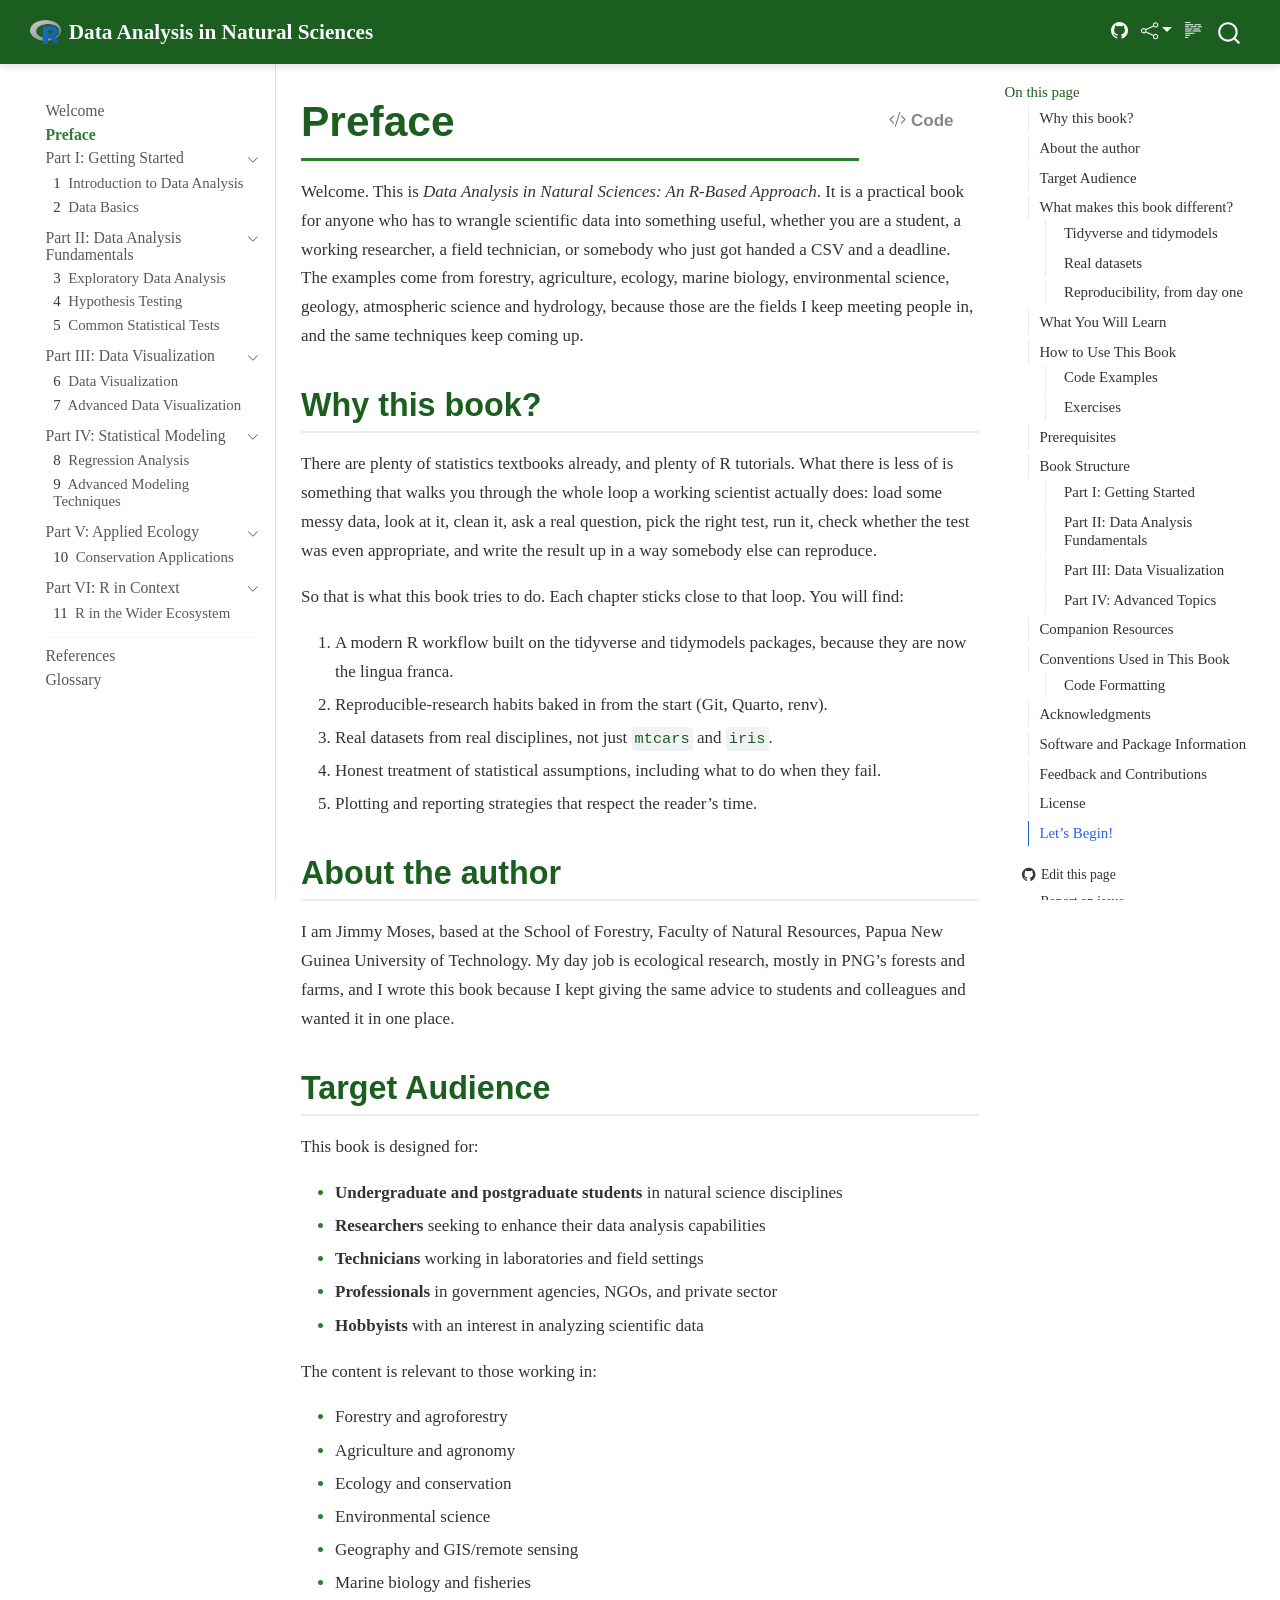
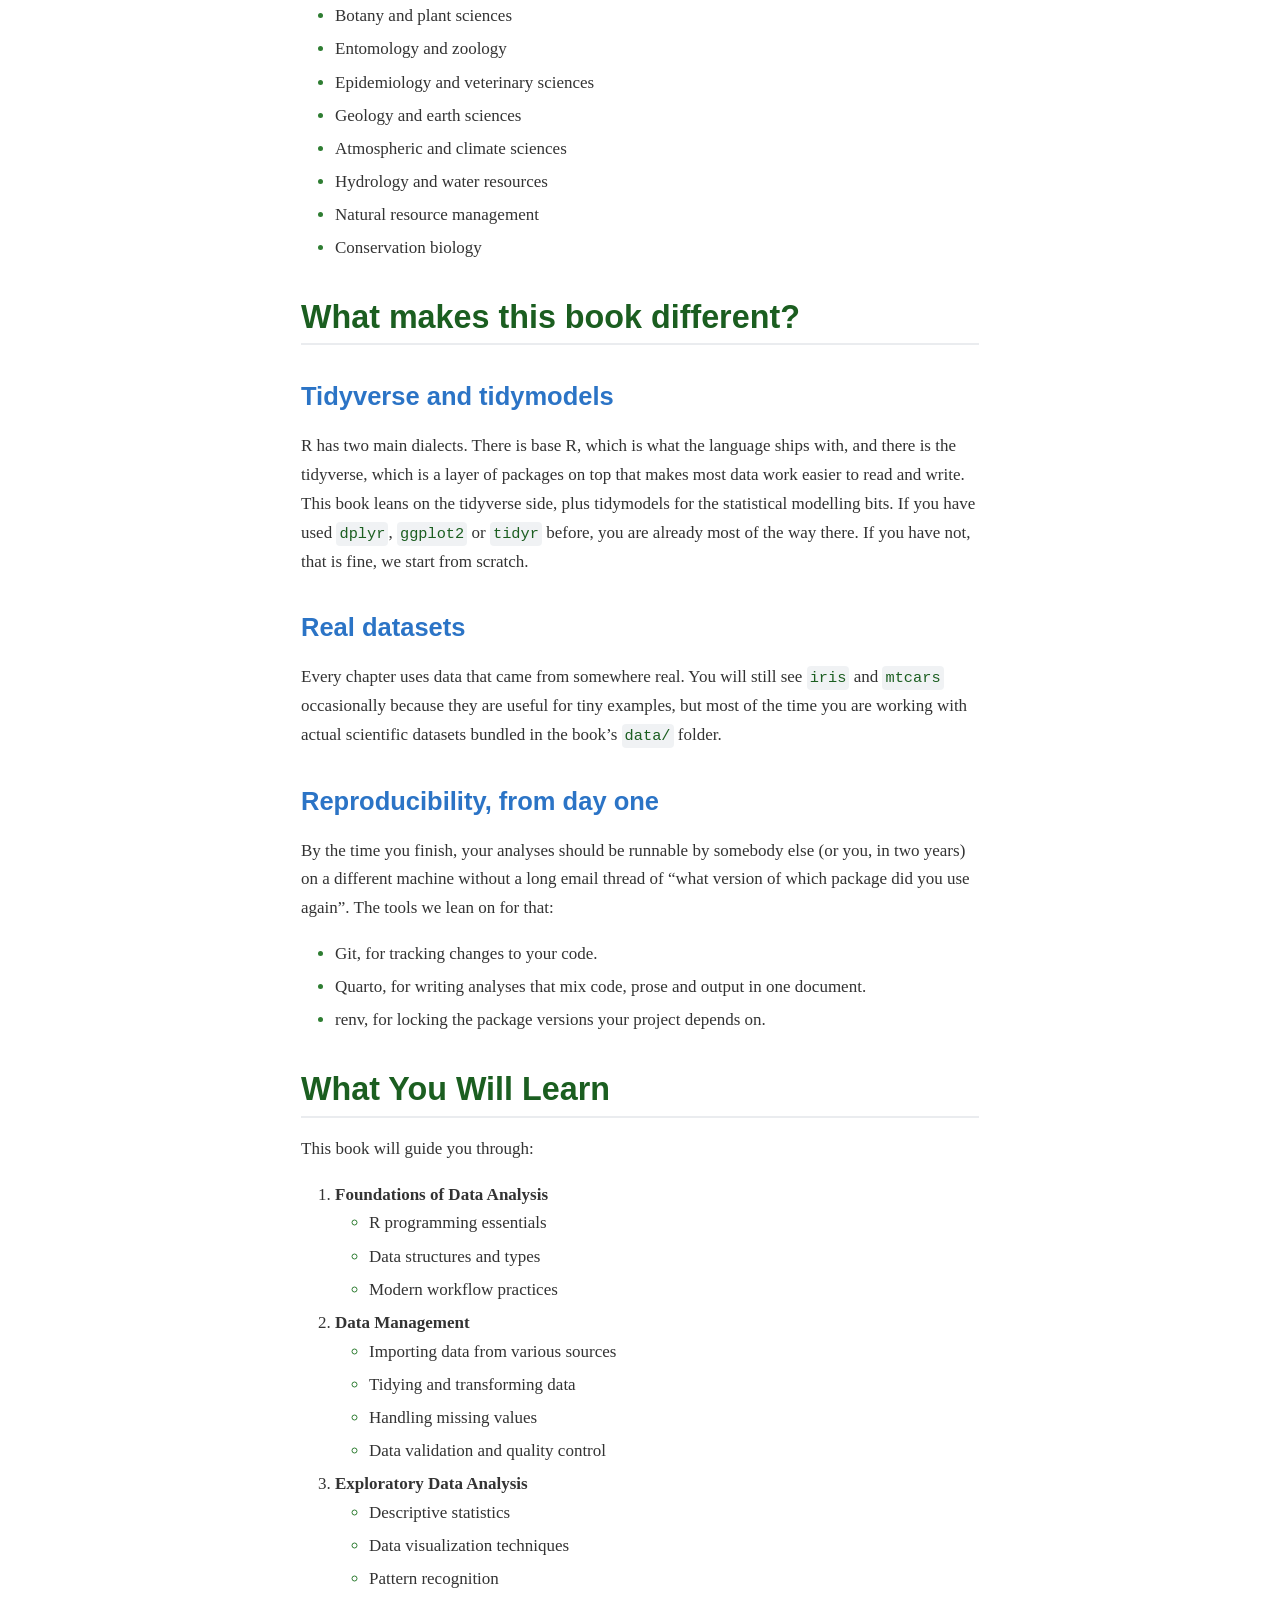
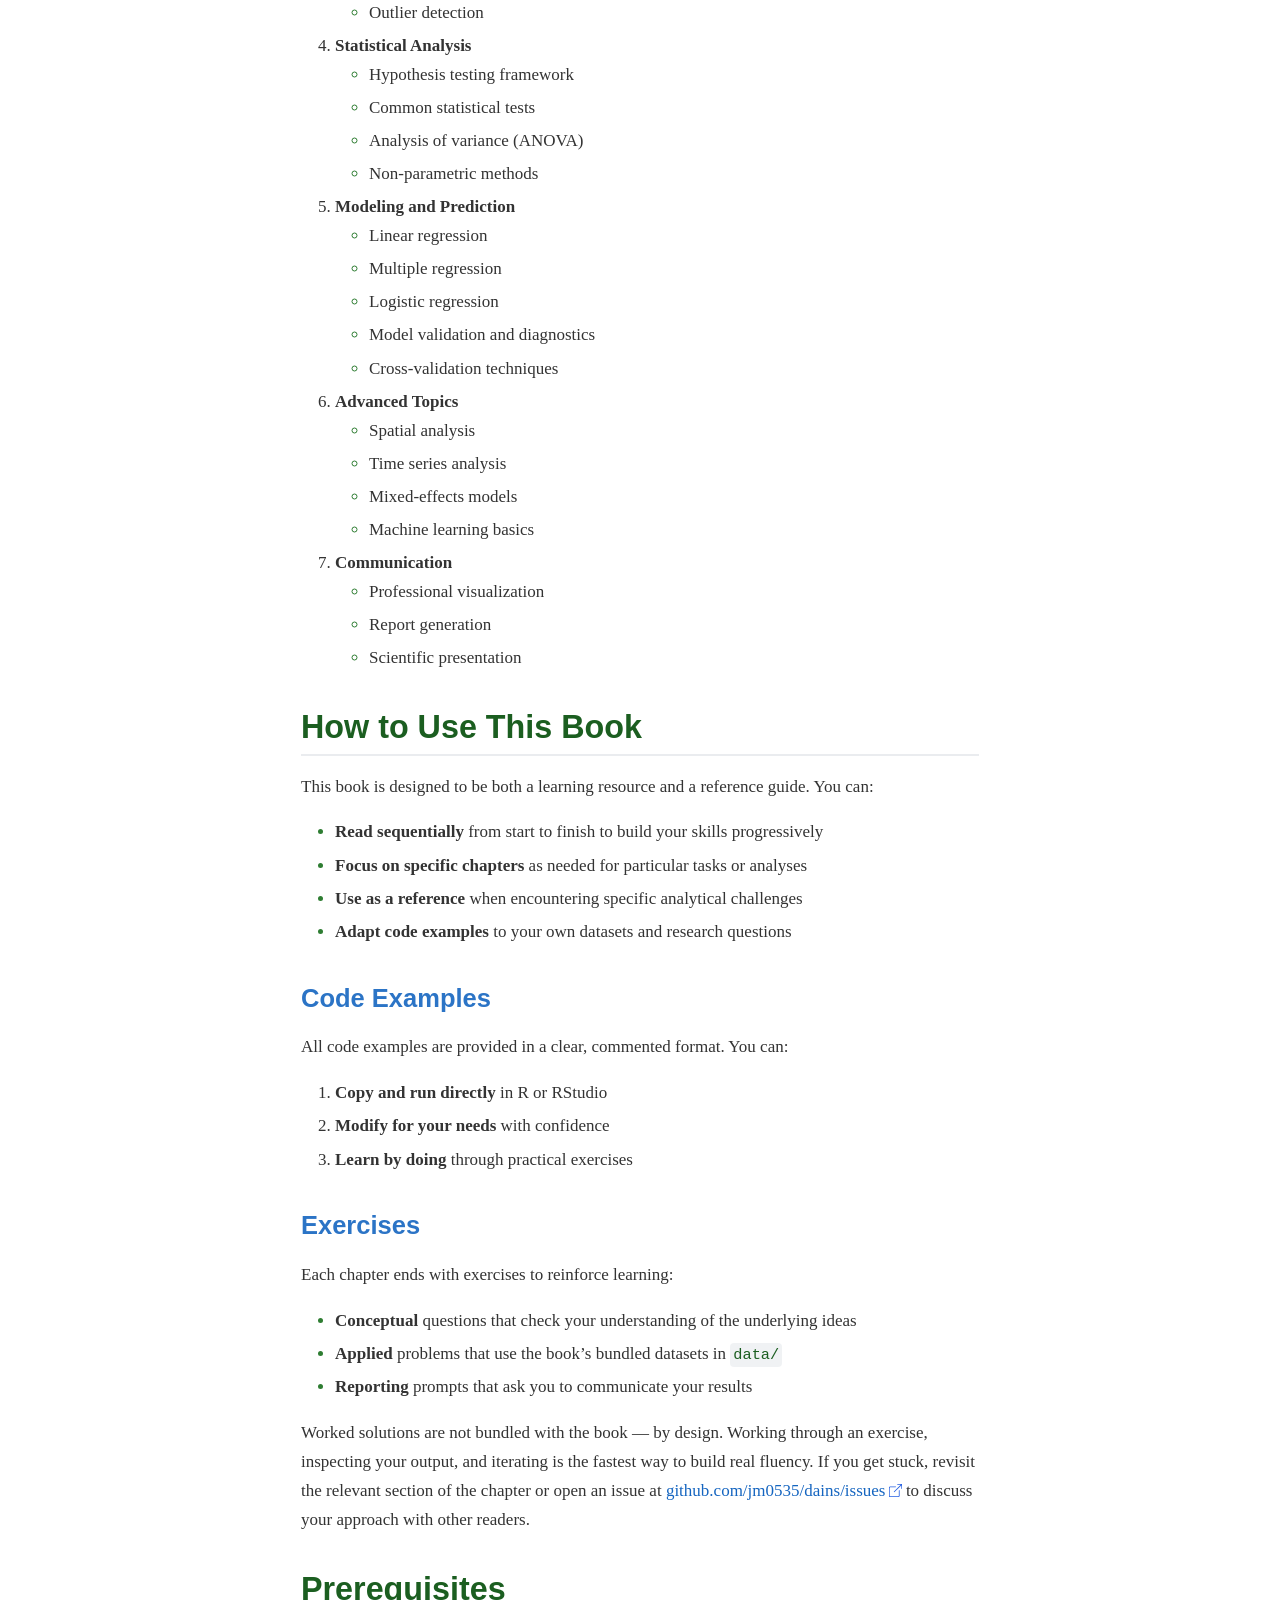
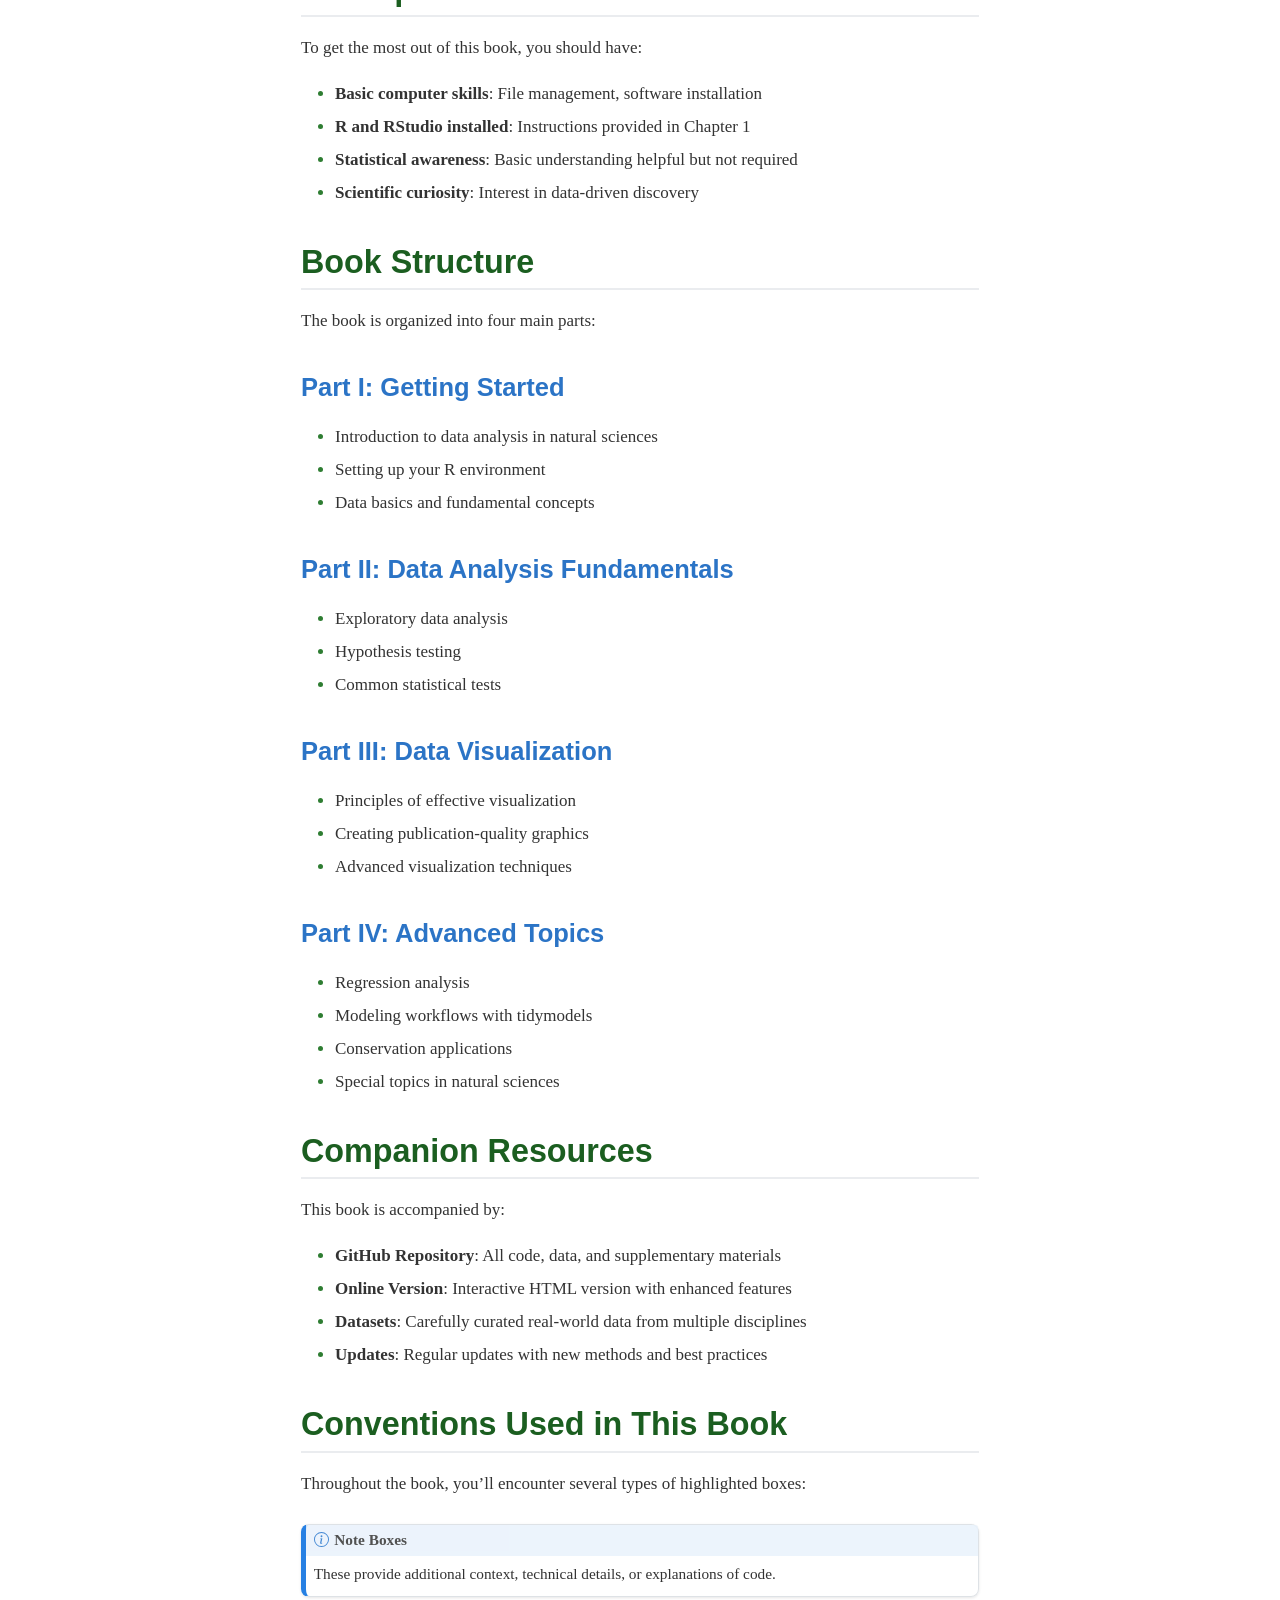
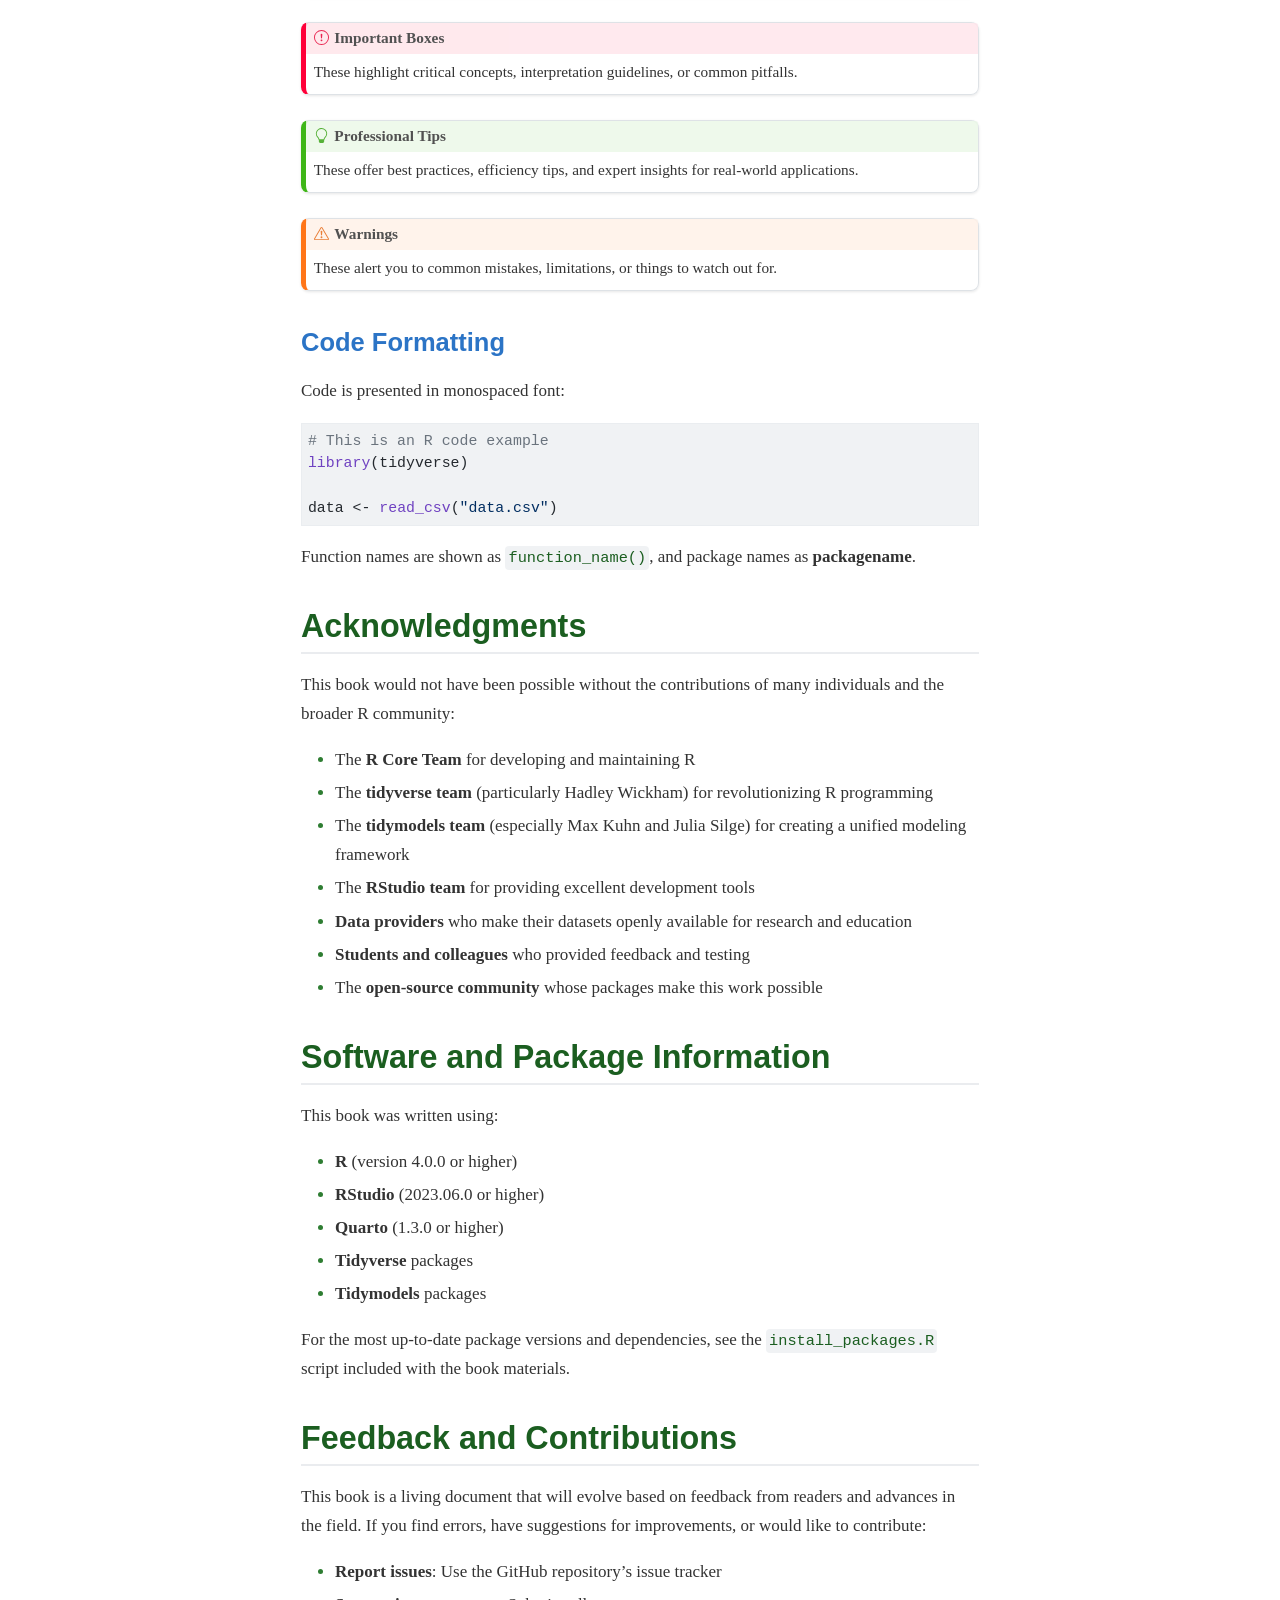
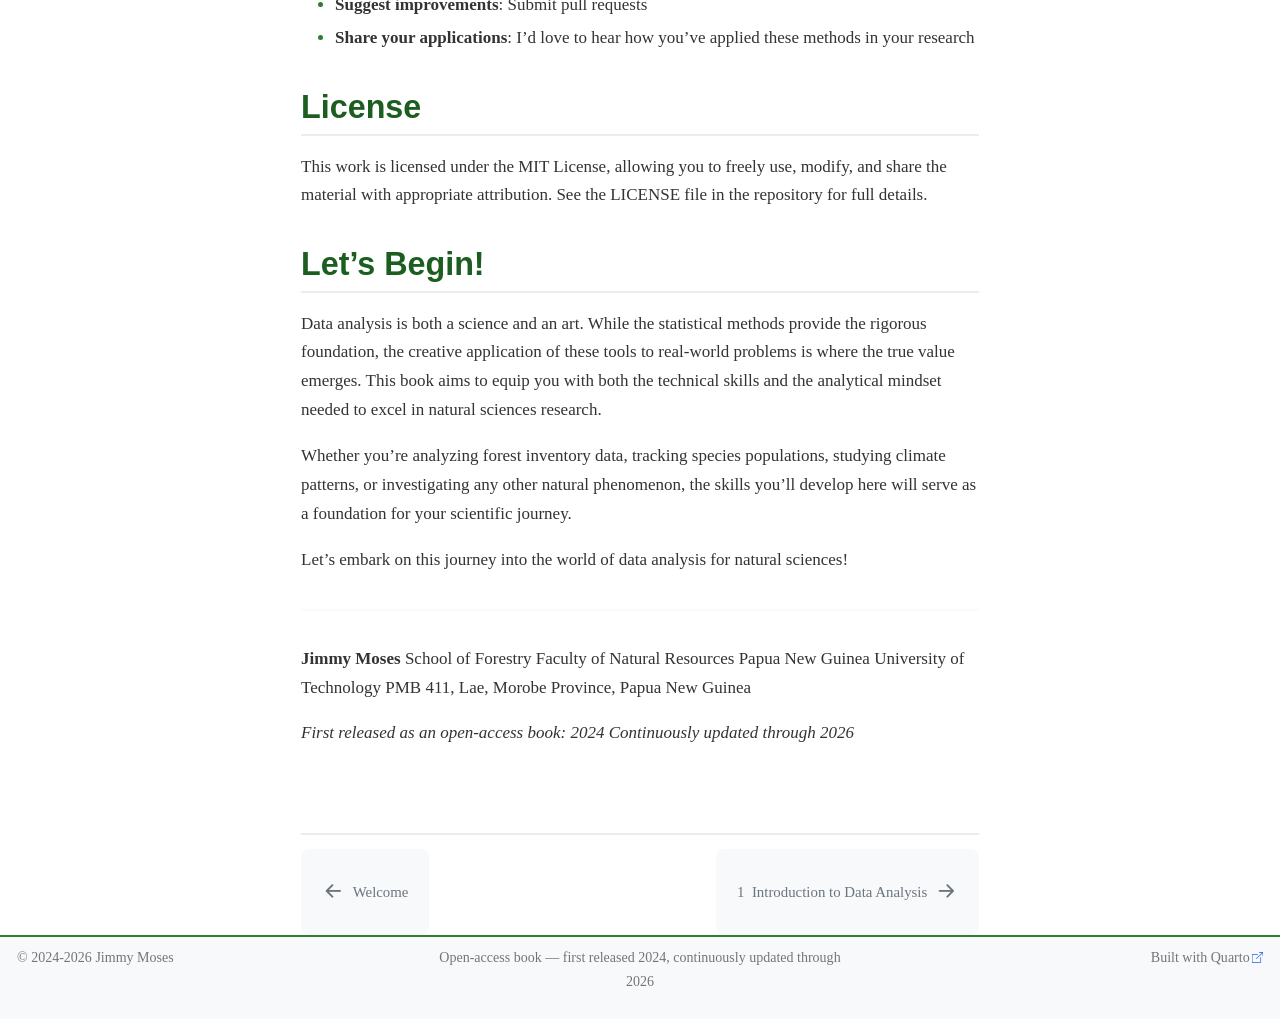
<file: docs/preface.html>
<!DOCTYPE html>
<html xmlns="http://www.w3.org/1999/xhtml" lang="en" xml:lang="en"><head>

<meta charset="utf-8">
<meta name="generator" content="quarto-1.9.37">

<meta name="viewport" content="width=device-width, initial-scale=1.0, user-scalable=yes">


<title>Preface – Data Analysis in Natural Sciences</title>
<style>
/* Default styles provided by pandoc.
** See https://pandoc.org/MANUAL.html#variables-for-html for config info.
*/
code{white-space: pre-wrap;}
span.smallcaps{font-variant: small-caps;}
div.columns{display: flex; gap: min(4vw, 1.5em);}
div.column{flex: auto; overflow-x: auto;}
div.hanging-indent{margin-left: 1.5em; text-indent: -1.5em;}
ul.task-list{list-style: none;}
ul.task-list li input[type="checkbox"] {
  width: 0.8em;
  margin: 0 0.8em 0.2em -1em; /* quarto-specific, see https://github.com/quarto-dev/quarto-cli/issues/4556 */ 
  vertical-align: middle;
}
/* CSS for syntax highlighting */
html { -webkit-text-size-adjust: 100%; }
pre > code.sourceCode { white-space: pre; position: relative; }
pre > code.sourceCode > span { display: inline-block; line-height: 1.25; }
pre > code.sourceCode > span:empty { height: 1.2em; }
.sourceCode { overflow: visible; }
code.sourceCode > span { color: inherit; text-decoration: inherit; }
div.sourceCode { margin: 1em 0; }
pre.sourceCode { margin: 0; }
@media screen {
div.sourceCode { overflow: auto; }
}
@media print {
pre > code.sourceCode { white-space: pre-wrap; }
pre > code.sourceCode > span { text-indent: -5em; padding-left: 5em; }
}
pre.numberSource code
  { counter-reset: source-line 0; }
pre.numberSource code > span
  { position: relative; left: -4em; counter-increment: source-line; }
pre.numberSource code > span > a:first-child::before
  { content: counter(source-line);
    position: relative; left: -1em; text-align: right; vertical-align: baseline;
    border: none; display: inline-block;
    -webkit-touch-callout: none; -webkit-user-select: none;
    -khtml-user-select: none; -moz-user-select: none;
    -ms-user-select: none; user-select: none;
    padding: 0 4px; width: 4em;
  }
pre.numberSource { margin-left: 3em;  padding-left: 4px; }
div.sourceCode
  {   }
@media screen {
pre > code.sourceCode > span > a:first-child::before { text-decoration: underline; }
}
</style>


<script src="site_libs/quarto-nav/quarto-nav.js"></script>
<script src="site_libs/quarto-nav/headroom.min.js"></script>
<script src="site_libs/clipboard/clipboard.min.js"></script>
<script src="site_libs/quarto-search/autocomplete.umd.js"></script>
<script src="site_libs/quarto-search/fuse.min.js"></script>
<script src="site_libs/quarto-search/quarto-search.js"></script>
<meta name="quarto:offset" content="./">
<link href="./chapters/01-introduction.html" rel="next">
<link href="./index.html" rel="prev">
<link href="./images/Rlogo.jpg" rel="icon" type="image/jpeg">
<script src="site_libs/quarto-html/quarto.js" type="module"></script>
<script src="site_libs/quarto-html/tabsets/tabsets.js" type="module"></script>
<script src="site_libs/quarto-html/popper.min.js"></script>
<script src="site_libs/quarto-html/tippy.umd.min.js"></script>
<script src="site_libs/quarto-html/anchor.min.js"></script>
<link href="site_libs/quarto-html/tippy.css" rel="stylesheet">
<link href="site_libs/quarto-html/quarto-syntax-highlighting-acf12a64177840b8d86f2d4f01b2e9fb.css" rel="stylesheet" id="quarto-text-highlighting-styles">
<script src="site_libs/bootstrap/bootstrap.min.js"></script>
<link href="site_libs/bootstrap/bootstrap-icons.css" rel="stylesheet">
<link href="site_libs/bootstrap/bootstrap-e9eff1a7a8fc8de2d0540b757ab8d4ba.min.css" rel="stylesheet" append-hash="true" id="quarto-bootstrap" data-mode="light">
<script id="quarto-search-options" type="application/json">{
  "location": "navbar",
  "copy-button": false,
  "collapse-after": 3,
  "panel-placement": "end",
  "type": "overlay",
  "limit": 50,
  "keyboard-shortcut": [
    "f",
    "/",
    "s"
  ],
  "language": {
    "search-no-results-text": "No results",
    "search-matching-documents-text": "matching documents",
    "search-copy-link-title": "Copy link to search",
    "search-hide-matches-text": "Hide additional matches",
    "search-more-match-text": "more match in this document",
    "search-more-matches-text": "more matches in this document",
    "search-clear-button-title": "Clear",
    "search-text-placeholder": "",
    "search-detached-cancel-button-title": "Cancel",
    "search-submit-button-title": "Submit",
    "search-label": "Search"
  }
}</script>
<style>html{ scroll-behavior: smooth; }</style>
<meta name="description" content="A comprehensive guide to data analysis in natural sciences using R. Learn statistical methods, data visualization, and reproducible research practices.">
<meta name="keywords" content="R programming, data analysis, statistics, ecology, natural sciences, ggplot2, tidyverse, data visualization">
<meta name="author" content="Jimmy Moses">


<link rel="stylesheet" href="styles.css">
</head>

<body class="nav-sidebar floating nav-fixed quarto-light">

<div id="quarto-search-results"></div>
  <header id="quarto-header" class="headroom fixed-top">
    <nav class="navbar navbar-expand-lg " data-bs-theme="dark">
      <div class="navbar-container container-fluid">
      <div class="navbar-brand-container mx-auto">
    <a href="./index.html" class="navbar-brand navbar-brand-logo">
    <img src="./images/Rlogo.jpg" alt="" class="navbar-logo light-content">
    <img src="./images/Rlogo.jpg" alt="" class="navbar-logo dark-content">
    </a>
    <a class="navbar-brand" href="./index.html">
    <span class="navbar-title">Data Analysis in Natural Sciences</span>
    </a>
  </div>
        <div class="quarto-navbar-tools tools-wide tools-end">
    <a href="https://github.com/jm0535/dains" title="Source Code" class="quarto-navigation-tool px-1" aria-label="Source Code"><i class="bi bi-github"></i></a>
    <div class="dropdown">
      <a href="" title="Share" id="quarto-navigation-tool-dropdown-0" class="quarto-navigation-tool dropdown-toggle px-1" data-bs-toggle="dropdown" aria-expanded="false" role="link" aria-label="Share"><i class="bi bi-share"></i></a>
      <ul class="dropdown-menu dropdown-menu-end" aria-labelledby="quarto-navigation-tool-dropdown-0">
          <li>
            <a class="dropdown-item quarto-navbar-tools-item" href="https://twitter.com/intent/tweet?url=|url|">
              <i class="bi bi-twitter pe-1"></i>
            Twitter
            </a>
          </li>
          <li>
            <a class="dropdown-item quarto-navbar-tools-item" href="https://www.facebook.com/sharer/sharer.php?u=|url|">
              <i class="bi bi-facebook pe-1"></i>
            Facebook
            </a>
          </li>
          <li>
            <a class="dropdown-item quarto-navbar-tools-item" href="https://www.linkedin.com/sharing/share-offsite/?url=|url|">
              <i class="bi bi-linkedin pe-1"></i>
            LinkedIn
            </a>
          </li>
      </ul>
    </div>
  <a href="" class="quarto-reader-toggle quarto-navigation-tool px-1" onclick="window.quartoToggleReader(); return false;" title="Toggle reader mode">
  <div class="quarto-reader-toggle-btn">
  <i class="bi"></i>
  </div>
</a>
</div>
          <div id="quarto-search" class="" title="Search"></div>
      </div> <!-- /container-fluid -->
    </nav>
  <nav class="quarto-secondary-nav">
    <div class="container-fluid d-flex">
      <button type="button" class="quarto-btn-toggle btn" data-bs-toggle="collapse" role="button" data-bs-target=".quarto-sidebar-collapse-item" aria-controls="quarto-sidebar" aria-expanded="false" aria-label="Toggle sidebar navigation" onclick="if (window.quartoToggleHeadroom) { window.quartoToggleHeadroom(); }">
        <i class="bi bi-layout-text-sidebar-reverse"></i>
      </button>
        <nav class="quarto-page-breadcrumbs" aria-label="breadcrumb"><ol class="breadcrumb"><li class="breadcrumb-item"><a href="./preface.html">Preface</a></li></ol></nav>
        <a class="flex-grow-1" role="navigation" data-bs-toggle="collapse" data-bs-target=".quarto-sidebar-collapse-item" aria-controls="quarto-sidebar" aria-expanded="false" aria-label="Toggle sidebar navigation" onclick="if (window.quartoToggleHeadroom) { window.quartoToggleHeadroom(); }">      
        </a>
    </div>
  </nav>
</header>
<!-- content -->
<div id="quarto-content" class="quarto-container page-columns page-rows-contents page-layout-article page-navbar">
<!-- sidebar -->
  <nav id="quarto-sidebar" class="sidebar collapse collapse-horizontal quarto-sidebar-collapse-item sidebar-navigation floating overflow-auto">
    <div class="sidebar-menu-container"> 
    <ul class="list-unstyled mt-1">
        <li class="sidebar-item">
  <div class="sidebar-item-container"> 
  <a href="./index.html" class="sidebar-item-text sidebar-link">
 <span class="menu-text">Welcome</span></a>
  </div>
</li>
        <li class="sidebar-item">
  <div class="sidebar-item-container"> 
  <a href="./preface.html" class="sidebar-item-text sidebar-link active">
 <span class="menu-text">Preface</span></a>
  </div>
</li>
        <li class="sidebar-item sidebar-item-section">
      <div class="sidebar-item-container"> 
            <a class="sidebar-item-text sidebar-link text-start" data-bs-toggle="collapse" data-bs-target="#quarto-sidebar-section-1" role="navigation" aria-expanded="true">
 <span class="menu-text">Part I: Getting Started</span></a>
          <a class="sidebar-item-toggle text-start" data-bs-toggle="collapse" data-bs-target="#quarto-sidebar-section-1" role="navigation" aria-expanded="true" aria-label="Toggle section">
            <i class="bi bi-chevron-right ms-2"></i>
          </a> 
      </div>
      <ul id="quarto-sidebar-section-1" class="collapse list-unstyled sidebar-section depth1 show">  
          <li class="sidebar-item">
  <div class="sidebar-item-container"> 
  <a href="./chapters/01-introduction.html" class="sidebar-item-text sidebar-link">
 <span class="menu-text"><span class="chapter-number">1</span>&nbsp; <span class="chapter-title">Introduction to Data Analysis</span></span></a>
  </div>
</li>
          <li class="sidebar-item">
  <div class="sidebar-item-container"> 
  <a href="./chapters/02-data-basics.html" class="sidebar-item-text sidebar-link">
 <span class="menu-text"><span class="chapter-number">2</span>&nbsp; <span class="chapter-title">Data Basics</span></span></a>
  </div>
</li>
      </ul>
  </li>
        <li class="sidebar-item sidebar-item-section">
      <div class="sidebar-item-container"> 
            <a class="sidebar-item-text sidebar-link text-start" data-bs-toggle="collapse" data-bs-target="#quarto-sidebar-section-2" role="navigation" aria-expanded="true">
 <span class="menu-text">Part II: Data Analysis Fundamentals</span></a>
          <a class="sidebar-item-toggle text-start" data-bs-toggle="collapse" data-bs-target="#quarto-sidebar-section-2" role="navigation" aria-expanded="true" aria-label="Toggle section">
            <i class="bi bi-chevron-right ms-2"></i>
          </a> 
      </div>
      <ul id="quarto-sidebar-section-2" class="collapse list-unstyled sidebar-section depth1 show">  
          <li class="sidebar-item">
  <div class="sidebar-item-container"> 
  <a href="./chapters/03-exploratory-analysis.html" class="sidebar-item-text sidebar-link">
 <span class="menu-text"><span class="chapter-number">3</span>&nbsp; <span class="chapter-title">Exploratory Data Analysis</span></span></a>
  </div>
</li>
          <li class="sidebar-item">
  <div class="sidebar-item-container"> 
  <a href="./chapters/04-hypothesis-testing.html" class="sidebar-item-text sidebar-link">
 <span class="menu-text"><span class="chapter-number">4</span>&nbsp; <span class="chapter-title">Hypothesis Testing</span></span></a>
  </div>
</li>
          <li class="sidebar-item">
  <div class="sidebar-item-container"> 
  <a href="./chapters/05-statistical-tests.html" class="sidebar-item-text sidebar-link">
 <span class="menu-text"><span class="chapter-number">5</span>&nbsp; <span class="chapter-title">Common Statistical Tests</span></span></a>
  </div>
</li>
      </ul>
  </li>
        <li class="sidebar-item sidebar-item-section">
      <div class="sidebar-item-container"> 
            <a class="sidebar-item-text sidebar-link text-start" data-bs-toggle="collapse" data-bs-target="#quarto-sidebar-section-3" role="navigation" aria-expanded="true">
 <span class="menu-text">Part III: Data Visualization</span></a>
          <a class="sidebar-item-toggle text-start" data-bs-toggle="collapse" data-bs-target="#quarto-sidebar-section-3" role="navigation" aria-expanded="true" aria-label="Toggle section">
            <i class="bi bi-chevron-right ms-2"></i>
          </a> 
      </div>
      <ul id="quarto-sidebar-section-3" class="collapse list-unstyled sidebar-section depth1 show">  
          <li class="sidebar-item">
  <div class="sidebar-item-container"> 
  <a href="./chapters/06-visualization.html" class="sidebar-item-text sidebar-link">
 <span class="menu-text"><span class="chapter-number">6</span>&nbsp; <span class="chapter-title">Data Visualization</span></span></a>
  </div>
</li>
          <li class="sidebar-item">
  <div class="sidebar-item-container"> 
  <a href="./chapters/07-advanced-visualization.html" class="sidebar-item-text sidebar-link">
 <span class="menu-text"><span class="chapter-number">7</span>&nbsp; <span class="chapter-title">Advanced Data Visualization</span></span></a>
  </div>
</li>
      </ul>
  </li>
        <li class="sidebar-item sidebar-item-section">
      <div class="sidebar-item-container"> 
            <a class="sidebar-item-text sidebar-link text-start" data-bs-toggle="collapse" data-bs-target="#quarto-sidebar-section-4" role="navigation" aria-expanded="true">
 <span class="menu-text">Part IV: Statistical Modeling</span></a>
          <a class="sidebar-item-toggle text-start" data-bs-toggle="collapse" data-bs-target="#quarto-sidebar-section-4" role="navigation" aria-expanded="true" aria-label="Toggle section">
            <i class="bi bi-chevron-right ms-2"></i>
          </a> 
      </div>
      <ul id="quarto-sidebar-section-4" class="collapse list-unstyled sidebar-section depth1 show">  
          <li class="sidebar-item">
  <div class="sidebar-item-container"> 
  <a href="./chapters/08-regression.html" class="sidebar-item-text sidebar-link">
 <span class="menu-text"><span class="chapter-number">8</span>&nbsp; <span class="chapter-title">Regression Analysis</span></span></a>
  </div>
</li>
          <li class="sidebar-item">
  <div class="sidebar-item-container"> 
  <a href="./chapters/09-advanced-modeling.html" class="sidebar-item-text sidebar-link">
 <span class="menu-text"><span class="chapter-number">9</span>&nbsp; <span class="chapter-title">Advanced Modeling Techniques</span></span></a>
  </div>
</li>
      </ul>
  </li>
        <li class="sidebar-item sidebar-item-section">
      <div class="sidebar-item-container"> 
            <a class="sidebar-item-text sidebar-link text-start" data-bs-toggle="collapse" data-bs-target="#quarto-sidebar-section-5" role="navigation" aria-expanded="true">
 <span class="menu-text">Part V: Applied Ecology</span></a>
          <a class="sidebar-item-toggle text-start" data-bs-toggle="collapse" data-bs-target="#quarto-sidebar-section-5" role="navigation" aria-expanded="true" aria-label="Toggle section">
            <i class="bi bi-chevron-right ms-2"></i>
          </a> 
      </div>
      <ul id="quarto-sidebar-section-5" class="collapse list-unstyled sidebar-section depth1 show">  
          <li class="sidebar-item">
  <div class="sidebar-item-container"> 
  <a href="./chapters/10-conservation.html" class="sidebar-item-text sidebar-link">
 <span class="menu-text"><span class="chapter-number">10</span>&nbsp; <span class="chapter-title">Conservation Applications</span></span></a>
  </div>
</li>
      </ul>
  </li>
        <li class="sidebar-item sidebar-item-section">
      <div class="sidebar-item-container"> 
            <a class="sidebar-item-text sidebar-link text-start" data-bs-toggle="collapse" data-bs-target="#quarto-sidebar-section-6" role="navigation" aria-expanded="true">
 <span class="menu-text">Part VI: R in Context</span></a>
          <a class="sidebar-item-toggle text-start" data-bs-toggle="collapse" data-bs-target="#quarto-sidebar-section-6" role="navigation" aria-expanded="true" aria-label="Toggle section">
            <i class="bi bi-chevron-right ms-2"></i>
          </a> 
      </div>
      <ul id="quarto-sidebar-section-6" class="collapse list-unstyled sidebar-section depth1 show">  
          <li class="sidebar-item">
  <div class="sidebar-item-container"> 
  <a href="./chapters/11-r-integrations.html" class="sidebar-item-text sidebar-link">
 <span class="menu-text"><span class="chapter-number">11</span>&nbsp; <span class="chapter-title">R in the Wider Ecosystem</span></span></a>
  </div>
</li>
      </ul>
  </li>
        <li class="px-0"><hr class="sidebar-divider hi "></li>
        <li class="sidebar-item">
  <div class="sidebar-item-container"> 
  <a href="./references.html" class="sidebar-item-text sidebar-link">
 <span class="menu-text">References</span></a>
  </div>
</li>
        <li class="sidebar-item">
  <div class="sidebar-item-container"> 
  <a href="./glossary.html" class="sidebar-item-text sidebar-link">
 <span class="menu-text">Glossary</span></a>
  </div>
</li>
    </ul>
    </div>
</nav>
<div id="quarto-sidebar-glass" class="quarto-sidebar-collapse-item" data-bs-toggle="collapse" data-bs-target=".quarto-sidebar-collapse-item"></div>
<!-- margin-sidebar -->
    <div id="quarto-margin-sidebar" class="sidebar margin-sidebar">
        <nav id="TOC" role="doc-toc" class="toc-active" data-toc-expanded="2">
    <h2 id="toc-title">On this page</h2>
   
  <ul>
  <li><a href="#why-this-book" id="toc-why-this-book" class="nav-link active" data-scroll-target="#why-this-book">Why this book?</a></li>
  <li><a href="#about-the-author" id="toc-about-the-author" class="nav-link" data-scroll-target="#about-the-author">About the author</a></li>
  <li><a href="#target-audience" id="toc-target-audience" class="nav-link" data-scroll-target="#target-audience">Target Audience</a></li>
  <li><a href="#what-makes-this-book-different" id="toc-what-makes-this-book-different" class="nav-link" data-scroll-target="#what-makes-this-book-different">What makes this book different?</a>
  <ul class="collapse">
  <li><a href="#tidyverse-and-tidymodels" id="toc-tidyverse-and-tidymodels" class="nav-link" data-scroll-target="#tidyverse-and-tidymodels">Tidyverse and tidymodels</a></li>
  <li><a href="#real-datasets" id="toc-real-datasets" class="nav-link" data-scroll-target="#real-datasets">Real datasets</a></li>
  <li><a href="#reproducibility-from-day-one" id="toc-reproducibility-from-day-one" class="nav-link" data-scroll-target="#reproducibility-from-day-one">Reproducibility, from day one</a></li>
  </ul></li>
  <li><a href="#what-you-will-learn" id="toc-what-you-will-learn" class="nav-link" data-scroll-target="#what-you-will-learn">What You Will Learn</a></li>
  <li><a href="#how-to-use-this-book" id="toc-how-to-use-this-book" class="nav-link" data-scroll-target="#how-to-use-this-book">How to Use This Book</a>
  <ul class="collapse">
  <li><a href="#code-examples" id="toc-code-examples" class="nav-link" data-scroll-target="#code-examples">Code Examples</a></li>
  <li><a href="#exercises" id="toc-exercises" class="nav-link" data-scroll-target="#exercises">Exercises</a></li>
  </ul></li>
  <li><a href="#prerequisites" id="toc-prerequisites" class="nav-link" data-scroll-target="#prerequisites">Prerequisites</a></li>
  <li><a href="#book-structure" id="toc-book-structure" class="nav-link" data-scroll-target="#book-structure">Book Structure</a>
  <ul class="collapse">
  <li><a href="#part-i-getting-started" id="toc-part-i-getting-started" class="nav-link" data-scroll-target="#part-i-getting-started">Part I: Getting Started</a></li>
  <li><a href="#part-ii-data-analysis-fundamentals" id="toc-part-ii-data-analysis-fundamentals" class="nav-link" data-scroll-target="#part-ii-data-analysis-fundamentals">Part II: Data Analysis Fundamentals</a></li>
  <li><a href="#part-iii-data-visualization" id="toc-part-iii-data-visualization" class="nav-link" data-scroll-target="#part-iii-data-visualization">Part III: Data Visualization</a></li>
  <li><a href="#part-iv-advanced-topics" id="toc-part-iv-advanced-topics" class="nav-link" data-scroll-target="#part-iv-advanced-topics">Part IV: Advanced Topics</a></li>
  </ul></li>
  <li><a href="#companion-resources" id="toc-companion-resources" class="nav-link" data-scroll-target="#companion-resources">Companion Resources</a></li>
  <li><a href="#conventions-used-in-this-book" id="toc-conventions-used-in-this-book" class="nav-link" data-scroll-target="#conventions-used-in-this-book">Conventions Used in This Book</a>
  <ul class="collapse">
  <li><a href="#code-formatting" id="toc-code-formatting" class="nav-link" data-scroll-target="#code-formatting">Code Formatting</a></li>
  </ul></li>
  <li><a href="#acknowledgments" id="toc-acknowledgments" class="nav-link" data-scroll-target="#acknowledgments">Acknowledgments</a></li>
  <li><a href="#software-and-package-information" id="toc-software-and-package-information" class="nav-link" data-scroll-target="#software-and-package-information">Software and Package Information</a></li>
  <li><a href="#feedback-and-contributions" id="toc-feedback-and-contributions" class="nav-link" data-scroll-target="#feedback-and-contributions">Feedback and Contributions</a></li>
  <li><a href="#license" id="toc-license" class="nav-link" data-scroll-target="#license">License</a></li>
  <li><a href="#lets-begin" id="toc-lets-begin" class="nav-link" data-scroll-target="#lets-begin">Let’s Begin!</a></li>
  </ul>
<div class="toc-actions"><ul><li><a href="https://github.com/jm0535/dains/edit/main/preface.qmd" class="toc-action"><i class="bi bi-github"></i>Edit this page</a></li><li><a href="https://github.com/jm0535/dains/issues/new" class="toc-action"><i class="bi empty"></i>Report an issue</a></li><li><a href="https://github.com/jm0535/dains/blob/main/preface.qmd" class="toc-action"><i class="bi empty"></i>View source</a></li></ul></div></nav>
    </div>
<!-- main -->
<main class="content" id="quarto-document-content">

<header id="title-block-header" class="quarto-title-block default">
<div class="quarto-title">
<div class="quarto-title-block"><div><h1 class="title">Preface</h1><button type="button" class="btn code-tools-button" id="quarto-code-tools-source"><i class="bi"></i> Code</button></div></div>
</div>



<div class="quarto-title-meta">

    
  
    
  </div>
  


</header>


<p>Welcome. This is <em>Data Analysis in Natural Sciences: An R-Based Approach</em>. It is a practical book for anyone who has to wrangle scientific data into something useful, whether you are a student, a working researcher, a field technician, or somebody who just got handed a CSV and a deadline. The examples come from forestry, agriculture, ecology, marine biology, environmental science, geology, atmospheric science and hydrology, because those are the fields I keep meeting people in, and the same techniques keep coming up.</p>
<section id="why-this-book" class="level2">
<h2 class="anchored" data-anchor-id="why-this-book">Why this book?</h2>
<p>There are plenty of statistics textbooks already, and plenty of R tutorials. What there is less of is something that walks you through the whole loop a working scientist actually does: load some messy data, look at it, clean it, ask a real question, pick the right test, run it, check whether the test was even appropriate, and write the result up in a way somebody else can reproduce.</p>
<p>So that is what this book tries to do. Each chapter sticks close to that loop. You will find:</p>
<ol type="1">
<li>A modern R workflow built on the tidyverse and tidymodels packages, because they are now the lingua franca.</li>
<li>Reproducible-research habits baked in from the start (Git, Quarto, renv).</li>
<li>Real datasets from real disciplines, not just <code>mtcars</code> and <code>iris</code>.</li>
<li>Honest treatment of statistical assumptions, including what to do when they fail.</li>
<li>Plotting and reporting strategies that respect the reader’s time.</li>
</ol>
</section>
<section id="about-the-author" class="level2">
<h2 class="anchored" data-anchor-id="about-the-author">About the author</h2>
<p>I am Jimmy Moses, based at the School of Forestry, Faculty of Natural Resources, Papua New Guinea University of Technology. My day job is ecological research, mostly in PNG’s forests and farms, and I wrote this book because I kept giving the same advice to students and colleagues and wanted it in one place.</p>
</section>
<section id="target-audience" class="level2">
<h2 class="anchored" data-anchor-id="target-audience">Target Audience</h2>
<p>This book is designed for:</p>
<ul>
<li><strong>Undergraduate and postgraduate students</strong> in natural science disciplines</li>
<li><strong>Researchers</strong> seeking to enhance their data analysis capabilities</li>
<li><strong>Technicians</strong> working in laboratories and field settings</li>
<li><strong>Professionals</strong> in government agencies, NGOs, and private sector</li>
<li><strong>Hobbyists</strong> with an interest in analyzing scientific data</li>
</ul>
<p>The content is relevant to those working in:</p>
<ul>
<li>Forestry and agroforestry</li>
<li>Agriculture and agronomy</li>
<li>Ecology and conservation</li>
<li>Environmental science</li>
<li>Geography and GIS/remote sensing</li>
<li>Marine biology and fisheries</li>
<li>Botany and plant sciences</li>
<li>Entomology and zoology</li>
<li>Epidemiology and veterinary sciences</li>
<li>Geology and earth sciences</li>
<li>Atmospheric and climate sciences</li>
<li>Hydrology and water resources</li>
<li>Natural resource management</li>
<li>Conservation biology</li>
</ul>
</section>
<section id="what-makes-this-book-different" class="level2">
<h2 class="anchored" data-anchor-id="what-makes-this-book-different">What makes this book different?</h2>
<section id="tidyverse-and-tidymodels" class="level3">
<h3 class="anchored" data-anchor-id="tidyverse-and-tidymodels">Tidyverse and tidymodels</h3>
<p>R has two main dialects. There is base R, which is what the language ships with, and there is the tidyverse, which is a layer of packages on top that makes most data work easier to read and write. This book leans on the tidyverse side, plus tidymodels for the statistical modelling bits. If you have used <code>dplyr</code>, <code>ggplot2</code> or <code>tidyr</code> before, you are already most of the way there. If you have not, that is fine, we start from scratch.</p>
</section>
<section id="real-datasets" class="level3">
<h3 class="anchored" data-anchor-id="real-datasets">Real datasets</h3>
<p>Every chapter uses data that came from somewhere real. You will still see <code>iris</code> and <code>mtcars</code> occasionally because they are useful for tiny examples, but most of the time you are working with actual scientific datasets bundled in the book’s <code>data/</code> folder.</p>
</section>
<section id="reproducibility-from-day-one" class="level3">
<h3 class="anchored" data-anchor-id="reproducibility-from-day-one">Reproducibility, from day one</h3>
<p>By the time you finish, your analyses should be runnable by somebody else (or you, in two years) on a different machine without a long email thread of “what version of which package did you use again”. The tools we lean on for that:</p>
<ul>
<li>Git, for tracking changes to your code.</li>
<li>Quarto, for writing analyses that mix code, prose and output in one document.</li>
<li>renv, for locking the package versions your project depends on.</li>
</ul>
</section>
</section>
<section id="what-you-will-learn" class="level2">
<h2 class="anchored" data-anchor-id="what-you-will-learn">What You Will Learn</h2>
<p>This book will guide you through:</p>
<ol type="1">
<li><strong>Foundations of Data Analysis</strong>
<ul>
<li>R programming essentials</li>
<li>Data structures and types</li>
<li>Modern workflow practices</li>
</ul></li>
<li><strong>Data Management</strong>
<ul>
<li>Importing data from various sources</li>
<li>Tidying and transforming data</li>
<li>Handling missing values</li>
<li>Data validation and quality control</li>
</ul></li>
<li><strong>Exploratory Data Analysis</strong>
<ul>
<li>Descriptive statistics</li>
<li>Data visualization techniques</li>
<li>Pattern recognition</li>
<li>Outlier detection</li>
</ul></li>
<li><strong>Statistical Analysis</strong>
<ul>
<li>Hypothesis testing framework</li>
<li>Common statistical tests</li>
<li>Analysis of variance (ANOVA)</li>
<li>Non-parametric methods</li>
</ul></li>
<li><strong>Modeling and Prediction</strong>
<ul>
<li>Linear regression</li>
<li>Multiple regression</li>
<li>Logistic regression</li>
<li>Model validation and diagnostics</li>
<li>Cross-validation techniques</li>
</ul></li>
<li><strong>Advanced Topics</strong>
<ul>
<li>Spatial analysis</li>
<li>Time series analysis</li>
<li>Mixed-effects models</li>
<li>Machine learning basics</li>
</ul></li>
<li><strong>Communication</strong>
<ul>
<li>Professional visualization</li>
<li>Report generation</li>
<li>Scientific presentation</li>
</ul></li>
</ol>
</section>
<section id="how-to-use-this-book" class="level2">
<h2 class="anchored" data-anchor-id="how-to-use-this-book">How to Use This Book</h2>
<p>This book is designed to be both a learning resource and a reference guide. You can:</p>
<ul>
<li><strong>Read sequentially</strong> from start to finish to build your skills progressively</li>
<li><strong>Focus on specific chapters</strong> as needed for particular tasks or analyses</li>
<li><strong>Use as a reference</strong> when encountering specific analytical challenges</li>
<li><strong>Adapt code examples</strong> to your own datasets and research questions</li>
</ul>
<section id="code-examples" class="level3">
<h3 class="anchored" data-anchor-id="code-examples">Code Examples</h3>
<p>All code examples are provided in a clear, commented format. You can:</p>
<ol type="1">
<li><strong>Copy and run directly</strong> in R or RStudio</li>
<li><strong>Modify for your needs</strong> with confidence</li>
<li><strong>Learn by doing</strong> through practical exercises</li>
</ol>
</section>
<section id="exercises" class="level3">
<h3 class="anchored" data-anchor-id="exercises">Exercises</h3>
<p>Each chapter ends with exercises to reinforce learning:</p>
<ul>
<li><strong>Conceptual</strong> questions that check your understanding of the underlying ideas</li>
<li><strong>Applied</strong> problems that use the book’s bundled datasets in <code>data/</code></li>
<li><strong>Reporting</strong> prompts that ask you to communicate your results</li>
</ul>
<p>Worked solutions are not bundled with the book — by design. Working through an exercise, inspecting your output, and iterating is the fastest way to build real fluency. If you get stuck, revisit the relevant section of the chapter or open an issue at <a href="https://github.com/jm0535/dains/issues">github.com/jm0535/dains/issues</a> to discuss your approach with other readers.</p>
</section>
</section>
<section id="prerequisites" class="level2">
<h2 class="anchored" data-anchor-id="prerequisites">Prerequisites</h2>
<p>To get the most out of this book, you should have:</p>
<ul>
<li><strong>Basic computer skills</strong>: File management, software installation</li>
<li><strong>R and RStudio installed</strong>: Instructions provided in Chapter 1</li>
<li><strong>Statistical awareness</strong>: Basic understanding helpful but not required</li>
<li><strong>Scientific curiosity</strong>: Interest in data-driven discovery</li>
</ul>
</section>
<section id="book-structure" class="level2">
<h2 class="anchored" data-anchor-id="book-structure">Book Structure</h2>
<p>The book is organized into four main parts:</p>
<section id="part-i-getting-started" class="level3">
<h3 class="anchored" data-anchor-id="part-i-getting-started">Part I: Getting Started</h3>
<ul>
<li>Introduction to data analysis in natural sciences</li>
<li>Setting up your R environment</li>
<li>Data basics and fundamental concepts</li>
</ul>
</section>
<section id="part-ii-data-analysis-fundamentals" class="level3">
<h3 class="anchored" data-anchor-id="part-ii-data-analysis-fundamentals">Part II: Data Analysis Fundamentals</h3>
<ul>
<li>Exploratory data analysis</li>
<li>Hypothesis testing</li>
<li>Common statistical tests</li>
</ul>
</section>
<section id="part-iii-data-visualization" class="level3">
<h3 class="anchored" data-anchor-id="part-iii-data-visualization">Part III: Data Visualization</h3>
<ul>
<li>Principles of effective visualization</li>
<li>Creating publication-quality graphics</li>
<li>Advanced visualization techniques</li>
</ul>
</section>
<section id="part-iv-advanced-topics" class="level3">
<h3 class="anchored" data-anchor-id="part-iv-advanced-topics">Part IV: Advanced Topics</h3>
<ul>
<li>Regression analysis</li>
<li>Modeling workflows with tidymodels</li>
<li>Conservation applications</li>
<li>Special topics in natural sciences</li>
</ul>
</section>
</section>
<section id="companion-resources" class="level2">
<h2 class="anchored" data-anchor-id="companion-resources">Companion Resources</h2>
<p>This book is accompanied by:</p>
<ul>
<li><strong>GitHub Repository</strong>: All code, data, and supplementary materials</li>
<li><strong>Online Version</strong>: Interactive HTML version with enhanced features</li>
<li><strong>Datasets</strong>: Carefully curated real-world data from multiple disciplines</li>
<li><strong>Updates</strong>: Regular updates with new methods and best practices</li>
</ul>
</section>
<section id="conventions-used-in-this-book" class="level2">
<h2 class="anchored" data-anchor-id="conventions-used-in-this-book">Conventions Used in This Book</h2>
<p>Throughout the book, you’ll encounter several types of highlighted boxes:</p>
<div class="callout callout-style-default callout-note callout-titled">
<div class="callout-header d-flex align-content-center">
<div class="callout-icon-container">
<i class="callout-icon"></i>
</div>
<div class="callout-title-container flex-fill">
<span class="screen-reader-only">Note</span>Note Boxes
</div>
</div>
<div class="callout-body-container callout-body">
<p>These provide additional context, technical details, or explanations of code.</p>
</div>
</div>
<div class="callout callout-style-default callout-important callout-titled">
<div class="callout-header d-flex align-content-center">
<div class="callout-icon-container">
<i class="callout-icon"></i>
</div>
<div class="callout-title-container flex-fill">
<span class="screen-reader-only">Important</span>Important Boxes
</div>
</div>
<div class="callout-body-container callout-body">
<p>These highlight critical concepts, interpretation guidelines, or common pitfalls.</p>
</div>
</div>
<div class="callout callout-style-default callout-tip callout-titled">
<div class="callout-header d-flex align-content-center">
<div class="callout-icon-container">
<i class="callout-icon"></i>
</div>
<div class="callout-title-container flex-fill">
<span class="screen-reader-only">Tip</span>Professional Tips
</div>
</div>
<div class="callout-body-container callout-body">
<p>These offer best practices, efficiency tips, and expert insights for real-world applications.</p>
</div>
</div>
<div class="callout callout-style-default callout-warning callout-titled">
<div class="callout-header d-flex align-content-center">
<div class="callout-icon-container">
<i class="callout-icon"></i>
</div>
<div class="callout-title-container flex-fill">
<span class="screen-reader-only">Warning</span>Warnings
</div>
</div>
<div class="callout-body-container callout-body">
<p>These alert you to common mistakes, limitations, or things to watch out for.</p>
</div>
</div>
<section id="code-formatting" class="level3">
<h3 class="anchored" data-anchor-id="code-formatting">Code Formatting</h3>
<p>Code is presented in monospaced font:</p>
<div class="code-copy-outer-scaffold"><div class="sourceCode" id="cb1"><pre class="sourceCode r code-with-copy"><code class="sourceCode r"><span id="cb1-1"><a href="#cb1-1" aria-hidden="true" tabindex="-1"></a><span class="co"># This is an R code example</span></span>
<span id="cb1-2"><a href="#cb1-2" aria-hidden="true" tabindex="-1"></a><span class="fu">library</span>(tidyverse)</span>
<span id="cb1-3"><a href="#cb1-3" aria-hidden="true" tabindex="-1"></a></span>
<span id="cb1-4"><a href="#cb1-4" aria-hidden="true" tabindex="-1"></a>data <span class="ot">&lt;-</span> <span class="fu">read_csv</span>(<span class="st">"data.csv"</span>)</span></code></pre></div><button title="Copy to Clipboard" class="code-copy-button"><i class="bi"></i></button></div>
<p>Function names are shown as <span class="inline-code"><code>function_name()</code></span>, and package names as <strong>packagename</strong>.</p>
</section>
</section>
<section id="acknowledgments" class="level2 unnumbered">
<h2 class="unnumbered anchored" data-anchor-id="acknowledgments">Acknowledgments</h2>
<p>This book would not have been possible without the contributions of many individuals and the broader R community:</p>
<ul>
<li>The <strong>R Core Team</strong> for developing and maintaining R</li>
<li>The <strong>tidyverse team</strong> (particularly Hadley Wickham) for revolutionizing R programming</li>
<li>The <strong>tidymodels team</strong> (especially Max Kuhn and Julia Silge) for creating a unified modeling framework</li>
<li>The <strong>RStudio team</strong> for providing excellent development tools</li>
<li><strong>Data providers</strong> who make their datasets openly available for research and education</li>
<li><strong>Students and colleagues</strong> who provided feedback and testing</li>
<li>The <strong>open-source community</strong> whose packages make this work possible</li>
</ul>
</section>
<section id="software-and-package-information" class="level2">
<h2 class="anchored" data-anchor-id="software-and-package-information">Software and Package Information</h2>
<p>This book was written using:</p>
<ul>
<li><strong>R</strong> (version 4.0.0 or higher)</li>
<li><strong>RStudio</strong> (2023.06.0 or higher)</li>
<li><strong>Quarto</strong> (1.3.0 or higher)</li>
<li><strong>Tidyverse</strong> packages</li>
<li><strong>Tidymodels</strong> packages</li>
</ul>
<p>For the most up-to-date package versions and dependencies, see the <code>install_packages.R</code> script included with the book materials.</p>
</section>
<section id="feedback-and-contributions" class="level2">
<h2 class="anchored" data-anchor-id="feedback-and-contributions">Feedback and Contributions</h2>
<p>This book is a living document that will evolve based on feedback from readers and advances in the field. If you find errors, have suggestions for improvements, or would like to contribute:</p>
<ul>
<li><strong>Report issues</strong>: Use the GitHub repository’s issue tracker</li>
<li><strong>Suggest improvements</strong>: Submit pull requests</li>
<li><strong>Share your applications</strong>: I’d love to hear how you’ve applied these methods in your research</li>
</ul>
</section>
<section id="license" class="level2">
<h2 class="anchored" data-anchor-id="license">License</h2>
<p>This work is licensed under the MIT License, allowing you to freely use, modify, and share the material with appropriate attribution. See the LICENSE file in the repository for full details.</p>
</section>
<section id="lets-begin" class="level2">
<h2 class="anchored" data-anchor-id="lets-begin">Let’s Begin!</h2>
<p>Data analysis is both a science and an art. While the statistical methods provide the rigorous foundation, the creative application of these tools to real-world problems is where the true value emerges. This book aims to equip you with both the technical skills and the analytical mindset needed to excel in natural sciences research.</p>
<p>Whether you’re analyzing forest inventory data, tracking species populations, studying climate patterns, or investigating any other natural phenomenon, the skills you’ll develop here will serve as a foundation for your scientific journey.</p>
<p>Let’s embark on this journey into the world of data analysis for natural sciences!</p>
<hr>
<p><strong>Jimmy Moses</strong> School of Forestry Faculty of Natural Resources Papua New Guinea University of Technology PMB 411, Lae, Morobe Province, Papua New Guinea</p>
<p><em>First released as an open-access book: 2024</em> <em>Continuously updated through 2026</em></p>


<!-- -->

</section>

</main> <!-- /main -->
<script id="quarto-html-after-body" type="application/javascript">
  window.document.addEventListener("DOMContentLoaded", function (event) {
    const icon = "";
    const anchorJS = new window.AnchorJS();
    anchorJS.options = {
      placement: 'right',
      icon: icon
    };
    anchorJS.add('.anchored');
    const isCodeAnnotation = (el) => {
      for (const clz of el.classList) {
        if (clz.startsWith('code-annotation-')) {                     
          return true;
        }
      }
      return false;
    }
    const onCopySuccess = function(e) {
      // button target
      const button = e.trigger;
      // don't keep focus
      button.blur();
      // flash "checked"
      button.classList.add('code-copy-button-checked');
      var currentTitle = button.getAttribute("title");
      button.setAttribute("title", "Copied!");
      let tooltip;
      if (window.bootstrap) {
        button.setAttribute("data-bs-toggle", "tooltip");
        button.setAttribute("data-bs-placement", "left");
        button.setAttribute("data-bs-title", "Copied!");
        tooltip = new bootstrap.Tooltip(button, 
          { trigger: "manual", 
            customClass: "code-copy-button-tooltip",
            offset: [0, -8]});
        tooltip.show();    
      }
      setTimeout(function() {
        if (tooltip) {
          tooltip.hide();
          button.removeAttribute("data-bs-title");
          button.removeAttribute("data-bs-toggle");
          button.removeAttribute("data-bs-placement");
        }
        button.setAttribute("title", currentTitle);
        button.classList.remove('code-copy-button-checked');
      }, 1000);
      // clear code selection
      e.clearSelection();
    }
    const getTextToCopy = function(trigger) {
      const outerScaffold = trigger.parentElement.cloneNode(true);
      const codeEl = outerScaffold.querySelector('code');
      for (const childEl of codeEl.children) {
        if (isCodeAnnotation(childEl)) {
          childEl.remove();
        }
      }
      return codeEl.innerText;
    }
    const clipboard = new window.ClipboardJS('.code-copy-button:not([data-in-quarto-modal])', {
      text: getTextToCopy
    });
    clipboard.on('success', onCopySuccess);
    if (window.document.getElementById('quarto-embedded-source-code-modal')) {
      const clipboardModal = new window.ClipboardJS('.code-copy-button[data-in-quarto-modal]', {
        text: getTextToCopy,
        container: window.document.getElementById('quarto-embedded-source-code-modal')
      });
      clipboardModal.on('success', onCopySuccess);
    }
    const viewSource = window.document.getElementById('quarto-view-source') ||
                       window.document.getElementById('quarto-code-tools-source');
    if (viewSource) {
      const sourceUrl = viewSource.getAttribute("data-quarto-source-url");
      viewSource.addEventListener("click", function(e) {
        if (sourceUrl) {
          // rstudio viewer pane
          if (/\bcapabilities=\b/.test(window.location)) {
            window.open(sourceUrl);
          } else {
            window.location.href = sourceUrl;
          }
        } else {
          const modal = new bootstrap.Modal(document.getElementById('quarto-embedded-source-code-modal'));
          modal.show();
        }
        return false;
      });
    }
    function toggleCodeHandler(show) {
      return function(e) {
        const detailsSrc = window.document.querySelectorAll(".cell > details > .sourceCode");
        for (let i=0; i<detailsSrc.length; i++) {
          const details = detailsSrc[i].parentElement;
          if (show) {
            details.open = true;
          } else {
            details.removeAttribute("open");
          }
        }
        const cellCodeDivs = window.document.querySelectorAll(".cell > .sourceCode");
        const fromCls = show ? "hidden" : "unhidden";
        const toCls = show ? "unhidden" : "hidden";
        for (let i=0; i<cellCodeDivs.length; i++) {
          const codeDiv = cellCodeDivs[i];
          if (codeDiv.classList.contains(fromCls)) {
            codeDiv.classList.remove(fromCls);
            codeDiv.classList.add(toCls);
          } 
        }
        return false;
      }
    }
    const hideAllCode = window.document.getElementById("quarto-hide-all-code");
    if (hideAllCode) {
      hideAllCode.addEventListener("click", toggleCodeHandler(false));
    }
    const showAllCode = window.document.getElementById("quarto-show-all-code");
    if (showAllCode) {
      showAllCode.addEventListener("click", toggleCodeHandler(true));
    }
      var localhostRegex = new RegExp(/^(?:http|https):\/\/localhost\:?[0-9]*\//);
      var mailtoRegex = new RegExp(/^mailto:/);
        var filterRegex = new RegExp("^(?:http:|https:)\/\/jm0535\.github\.io\/dains");
      var isInternal = (href) => {
          return filterRegex.test(href) || localhostRegex.test(href) || mailtoRegex.test(href);
      }
      // Inspect non-navigation links and adorn them if external
     var links = window.document.querySelectorAll('a[href]:not(.nav-link):not(.navbar-brand):not(.toc-action):not(.sidebar-link):not(.sidebar-item-toggle):not(.pagination-link):not(.no-external):not([aria-hidden]):not(.dropdown-item):not(.quarto-navigation-tool):not(.about-link)');
      for (var i=0; i<links.length; i++) {
        const link = links[i];
        if (!isInternal(link.href)) {
          // undo the damage that might have been done by quarto-nav.js in the case of
          // links that we want to consider external
          if (link.dataset.originalHref !== undefined) {
            link.href = link.dataset.originalHref;
          }
            // target, if specified
            link.setAttribute("target", "_blank");
            if (link.getAttribute("rel") === null) {
              link.setAttribute("rel", "noopener");
            }
            // default icon
            link.classList.add("external");
        }
      }
    function tippyHover(el, contentFn, onTriggerFn, onUntriggerFn) {
      const config = {
        allowHTML: true,
        maxWidth: 500,
        delay: 100,
        arrow: false,
        appendTo: function(el) {
            return el.parentElement;
        },
        interactive: true,
        interactiveBorder: 10,
        theme: 'quarto',
        placement: 'bottom-start',
      };
      if (contentFn) {
        config.content = contentFn;
      }
      if (onTriggerFn) {
        config.onTrigger = onTriggerFn;
      }
      if (onUntriggerFn) {
        config.onUntrigger = onUntriggerFn;
      }
      window.tippy(el, config); 
    }
    const noterefs = window.document.querySelectorAll('a[role="doc-noteref"]');
    for (var i=0; i<noterefs.length; i++) {
      const ref = noterefs[i];
      tippyHover(ref, function() {
        // use id or data attribute instead here
        let href = ref.getAttribute('data-footnote-href') || ref.getAttribute('href');
        try { href = new URL(href).hash; } catch {}
        const id = href.replace(/^#\/?/, "");
        const note = window.document.getElementById(id);
        if (note) {
          return note.innerHTML;
        } else {
          return "";
        }
      });
    }
    const xrefs = window.document.querySelectorAll('a.quarto-xref');
    const processXRef = (id, note) => {
      // Strip column container classes
      const stripColumnClz = (el) => {
        el.classList.remove("page-full", "page-columns");
        if (el.children) {
          for (const child of el.children) {
            stripColumnClz(child);
          }
        }
      }
      stripColumnClz(note)
      if (id === null || id.startsWith('sec-')) {
        // Special case sections, only their first couple elements
        const container = document.createElement("div");
        if (note.children && note.children.length > 2) {
          container.appendChild(note.children[0].cloneNode(true));
          for (let i = 1; i < note.children.length; i++) {
            const child = note.children[i];
            if (child.tagName === "P" && child.innerText === "") {
              continue;
            } else {
              container.appendChild(child.cloneNode(true));
              break;
            }
          }
          if (window.Quarto?.typesetMath) {
            window.Quarto.typesetMath(container);
          }
          return container.innerHTML
        } else {
          if (window.Quarto?.typesetMath) {
            window.Quarto.typesetMath(note);
          }
          return note.innerHTML;
        }
      } else {
        // Remove any anchor links if they are present
        const anchorLink = note.querySelector('a.anchorjs-link');
        if (anchorLink) {
          anchorLink.remove();
        }
        if (window.Quarto?.typesetMath) {
          window.Quarto.typesetMath(note);
        }
        if (note.classList.contains("callout")) {
          return note.outerHTML;
        } else {
          return note.innerHTML;
        }
      }
    }
    for (var i=0; i<xrefs.length; i++) {
      const xref = xrefs[i];
      tippyHover(xref, undefined, function(instance) {
        instance.disable();
        let url = xref.getAttribute('href');
        let hash = undefined; 
        if (url.startsWith('#')) {
          hash = url;
        } else {
          try { hash = new URL(url).hash; } catch {}
        }
        if (hash) {
          const id = hash.replace(/^#\/?/, "");
          const note = window.document.getElementById(id);
          if (note !== null) {
            try {
              const html = processXRef(id, note.cloneNode(true));
              instance.setContent(html);
            } finally {
              instance.enable();
              instance.show();
            }
          } else {
            // See if we can fetch this
            fetch(url.split('#')[0])
            .then(res => res.text())
            .then(html => {
              const parser = new DOMParser();
              const htmlDoc = parser.parseFromString(html, "text/html");
              const note = htmlDoc.getElementById(id);
              if (note !== null) {
                const html = processXRef(id, note);
                instance.setContent(html);
              } 
            }).finally(() => {
              instance.enable();
              instance.show();
            });
          }
        } else {
          // See if we can fetch a full url (with no hash to target)
          // This is a special case and we should probably do some content thinning / targeting
          fetch(url)
          .then(res => res.text())
          .then(html => {
            const parser = new DOMParser();
            const htmlDoc = parser.parseFromString(html, "text/html");
            const note = htmlDoc.querySelector('main.content');
            if (note !== null) {
              // This should only happen for chapter cross references
              // (since there is no id in the URL)
              // remove the first header
              if (note.children.length > 0 && note.children[0].tagName === "HEADER") {
                note.children[0].remove();
              }
              const html = processXRef(null, note);
              instance.setContent(html);
            } 
          }).finally(() => {
            instance.enable();
            instance.show();
          });
        }
      }, function(instance) {
      });
    }
        let selectedAnnoteEl;
        const selectorForAnnotation = ( cell, annotation) => {
          let cellAttr = 'data-code-cell="' + cell + '"';
          let lineAttr = 'data-code-annotation="' +  annotation + '"';
          const selector = 'span[' + cellAttr + '][' + lineAttr + ']';
          return selector;
        }
        const selectCodeLines = (annoteEl) => {
          const doc = window.document;
          const targetCell = annoteEl.getAttribute("data-target-cell");
          const targetAnnotation = annoteEl.getAttribute("data-target-annotation");
          const annoteSpan = window.document.querySelector(selectorForAnnotation(targetCell, targetAnnotation));
          const lines = annoteSpan.getAttribute("data-code-lines").split(",");
          const lineIds = lines.map((line) => {
            return targetCell + "-" + line;
          })
          let top = null;
          let height = null;
          let parent = null;
          if (lineIds.length > 0) {
              //compute the position of the single el (top and bottom and make a div)
              const el = window.document.getElementById(lineIds[0]);
              top = el.offsetTop;
              height = el.offsetHeight;
              parent = el.parentElement.parentElement;
            if (lineIds.length > 1) {
              const lastEl = window.document.getElementById(lineIds[lineIds.length - 1]);
              const bottom = lastEl.offsetTop + lastEl.offsetHeight;
              height = bottom - top;
            }
            if (top !== null && height !== null && parent !== null) {
              // cook up a div (if necessary) and position it 
              let div = window.document.getElementById("code-annotation-line-highlight");
              if (div === null) {
                div = window.document.createElement("div");
                div.setAttribute("id", "code-annotation-line-highlight");
                div.style.position = 'absolute';
                parent.appendChild(div);
              }
              div.style.top = top - 2 + "px";
              div.style.height = height + 4 + "px";
              div.style.left = 0;
              let gutterDiv = window.document.getElementById("code-annotation-line-highlight-gutter");
              if (gutterDiv === null) {
                gutterDiv = window.document.createElement("div");
                gutterDiv.setAttribute("id", "code-annotation-line-highlight-gutter");
                gutterDiv.style.position = 'absolute';
                const codeCell = window.document.getElementById(targetCell);
                const gutter = codeCell.querySelector('.code-annotation-gutter');
                gutter.appendChild(gutterDiv);
              }
              gutterDiv.style.top = top - 2 + "px";
              gutterDiv.style.height = height + 4 + "px";
            }
            selectedAnnoteEl = annoteEl;
          }
        };
        const unselectCodeLines = () => {
          const elementsIds = ["code-annotation-line-highlight", "code-annotation-line-highlight-gutter"];
          elementsIds.forEach((elId) => {
            const div = window.document.getElementById(elId);
            if (div) {
              div.remove();
            }
          });
          selectedAnnoteEl = undefined;
        };
          // Handle positioning of the toggle
      window.addEventListener(
        "resize",
        throttle(() => {
          elRect = undefined;
          if (selectedAnnoteEl) {
            selectCodeLines(selectedAnnoteEl);
          }
        }, 10)
      );
      function throttle(fn, ms) {
      let throttle = false;
      let timer;
        return (...args) => {
          if(!throttle) { // first call gets through
              fn.apply(this, args);
              throttle = true;
          } else { // all the others get throttled
              if(timer) clearTimeout(timer); // cancel #2
              timer = setTimeout(() => {
                fn.apply(this, args);
                timer = throttle = false;
              }, ms);
          }
        };
      }
        // Attach click handler to the DT
        const annoteDls = window.document.querySelectorAll('dt[data-target-cell]');
        for (const annoteDlNode of annoteDls) {
          annoteDlNode.addEventListener('click', (event) => {
            const clickedEl = event.target;
            if (clickedEl !== selectedAnnoteEl) {
              unselectCodeLines();
              const activeEl = window.document.querySelector('dt[data-target-cell].code-annotation-active');
              if (activeEl) {
                activeEl.classList.remove('code-annotation-active');
              }
              selectCodeLines(clickedEl);
              clickedEl.classList.add('code-annotation-active');
            } else {
              // Unselect the line
              unselectCodeLines();
              clickedEl.classList.remove('code-annotation-active');
            }
          });
        }
    const findCites = (el) => {
      const parentEl = el.parentElement;
      if (parentEl) {
        const cites = parentEl.dataset.cites;
        if (cites) {
          return {
            el,
            cites: cites.split(' ')
          };
        } else {
          return findCites(el.parentElement)
        }
      } else {
        return undefined;
      }
    };
    var bibliorefs = window.document.querySelectorAll('a[role="doc-biblioref"]');
    for (var i=0; i<bibliorefs.length; i++) {
      const ref = bibliorefs[i];
      const citeInfo = findCites(ref);
      if (citeInfo) {
        tippyHover(citeInfo.el, function() {
          var popup = window.document.createElement('div');
          citeInfo.cites.forEach(function(cite) {
            var citeDiv = window.document.createElement('div');
            citeDiv.classList.add('hanging-indent');
            citeDiv.classList.add('csl-entry');
            var biblioDiv = window.document.getElementById('ref-' + cite);
            if (biblioDiv) {
              citeDiv.innerHTML = biblioDiv.innerHTML;
            }
            popup.appendChild(citeDiv);
          });
          return popup.innerHTML;
        });
      }
    }
  });
  </script>
<nav class="page-navigation">
  <div class="nav-page nav-page-previous">
      <a href="./index.html" class="pagination-link" aria-label="Welcome">
        <i class="bi bi-arrow-left-short"></i> <span class="nav-page-text">Welcome</span>
      </a>          
  </div>
  <div class="nav-page nav-page-next">
      <a href="./chapters/01-introduction.html" class="pagination-link" aria-label="Introduction to Data Analysis">
        <span class="nav-page-text"><span class="chapter-number">1</span>&nbsp; <span class="chapter-title">Introduction to Data Analysis</span></span> <i class="bi bi-arrow-right-short"></i>
      </a>
  </div>
</nav><div class="modal fade" id="quarto-embedded-source-code-modal" tabindex="-1" aria-labelledby="quarto-embedded-source-code-modal-label" aria-hidden="true"><div class="modal-dialog modal-dialog-scrollable"><div class="modal-content"><div class="modal-header"><h5 class="modal-title" id="quarto-embedded-source-code-modal-label">Source Code</h5><button class="btn-close" data-bs-dismiss="modal"></button></div><div class="modal-body"><div class="">
<div class="code-copy-outer-scaffold"><div class="sourceCode" id="cb2" data-shortcodes="false"><pre class="sourceCode markdown code-with-copy"><code class="sourceCode markdown"><span id="cb2-1"><a href="#cb2-1" aria-hidden="true" tabindex="-1"></a><span class="co">---</span></span>
<span id="cb2-2"><a href="#cb2-2" aria-hidden="true" tabindex="-1"></a><span class="an">prefer-html:</span><span class="co"> true</span></span>
<span id="cb2-3"><a href="#cb2-3" aria-hidden="true" tabindex="-1"></a><span class="co">---</span></span>
<span id="cb2-4"><a href="#cb2-4" aria-hidden="true" tabindex="-1"></a></span>
<span id="cb2-5"><a href="#cb2-5" aria-hidden="true" tabindex="-1"></a><span class="fu"># Preface {.unnumbered}</span></span>
<span id="cb2-6"><a href="#cb2-6" aria-hidden="true" tabindex="-1"></a></span>
<span id="cb2-7"><a href="#cb2-7" aria-hidden="true" tabindex="-1"></a>Welcome. This is *Data Analysis in Natural Sciences: An R-Based Approach*. It is a practical book for anyone who has to wrangle scientific data into something useful, whether you are a student, a working researcher, a field technician, or somebody who just got handed a CSV and a deadline. The examples come from forestry, agriculture, ecology, marine biology, environmental science, geology, atmospheric science and hydrology, because those are the fields I keep meeting people in, and the same techniques keep coming up.</span>
<span id="cb2-8"><a href="#cb2-8" aria-hidden="true" tabindex="-1"></a></span>
<span id="cb2-9"><a href="#cb2-9" aria-hidden="true" tabindex="-1"></a><span class="fu">## Why this book?</span></span>
<span id="cb2-10"><a href="#cb2-10" aria-hidden="true" tabindex="-1"></a></span>
<span id="cb2-11"><a href="#cb2-11" aria-hidden="true" tabindex="-1"></a>There are plenty of statistics textbooks already, and plenty of R tutorials. What there is less of is something that walks you through the whole loop a working scientist actually does: load some messy data, look at it, clean it, ask a real question, pick the right test, run it, check whether the test was even appropriate, and write the result up in a way somebody else can reproduce.</span>
<span id="cb2-12"><a href="#cb2-12" aria-hidden="true" tabindex="-1"></a></span>
<span id="cb2-13"><a href="#cb2-13" aria-hidden="true" tabindex="-1"></a>So that is what this book tries to do. Each chapter sticks close to that loop. You will find:</span>
<span id="cb2-14"><a href="#cb2-14" aria-hidden="true" tabindex="-1"></a></span>
<span id="cb2-15"><a href="#cb2-15" aria-hidden="true" tabindex="-1"></a><span class="ss">1. </span>A modern R workflow built on the tidyverse and tidymodels packages, because they are now the lingua franca.</span>
<span id="cb2-16"><a href="#cb2-16" aria-hidden="true" tabindex="-1"></a><span class="ss">2. </span>Reproducible-research habits baked in from the start (Git, Quarto, renv).</span>
<span id="cb2-17"><a href="#cb2-17" aria-hidden="true" tabindex="-1"></a><span class="ss">3. </span>Real datasets from real disciplines, not just <span class="in">`mtcars`</span> and <span class="in">`iris`</span>.</span>
<span id="cb2-18"><a href="#cb2-18" aria-hidden="true" tabindex="-1"></a><span class="ss">4. </span>Honest treatment of statistical assumptions, including what to do when they fail.</span>
<span id="cb2-19"><a href="#cb2-19" aria-hidden="true" tabindex="-1"></a><span class="ss">5. </span>Plotting and reporting strategies that respect the reader's time.</span>
<span id="cb2-20"><a href="#cb2-20" aria-hidden="true" tabindex="-1"></a></span>
<span id="cb2-21"><a href="#cb2-21" aria-hidden="true" tabindex="-1"></a><span class="fu">## About the author</span></span>
<span id="cb2-22"><a href="#cb2-22" aria-hidden="true" tabindex="-1"></a></span>
<span id="cb2-23"><a href="#cb2-23" aria-hidden="true" tabindex="-1"></a>I am Jimmy Moses, based at the School of Forestry, Faculty of Natural Resources, Papua New Guinea University of Technology. My day job is ecological research, mostly in PNG's forests and farms, and I wrote this book because I kept giving the same advice to students and colleagues and wanted it in one place.</span>
<span id="cb2-24"><a href="#cb2-24" aria-hidden="true" tabindex="-1"></a></span>
<span id="cb2-25"><a href="#cb2-25" aria-hidden="true" tabindex="-1"></a><span class="fu">## Target Audience</span></span>
<span id="cb2-26"><a href="#cb2-26" aria-hidden="true" tabindex="-1"></a></span>
<span id="cb2-27"><a href="#cb2-27" aria-hidden="true" tabindex="-1"></a>This book is designed for:</span>
<span id="cb2-28"><a href="#cb2-28" aria-hidden="true" tabindex="-1"></a></span>
<span id="cb2-29"><a href="#cb2-29" aria-hidden="true" tabindex="-1"></a><span class="ss">- </span>**Undergraduate and postgraduate students** in natural science disciplines</span>
<span id="cb2-30"><a href="#cb2-30" aria-hidden="true" tabindex="-1"></a><span class="ss">- </span>**Researchers** seeking to enhance their data analysis capabilities</span>
<span id="cb2-31"><a href="#cb2-31" aria-hidden="true" tabindex="-1"></a><span class="ss">- </span>**Technicians** working in laboratories and field settings</span>
<span id="cb2-32"><a href="#cb2-32" aria-hidden="true" tabindex="-1"></a><span class="ss">- </span>**Professionals** in government agencies, NGOs, and private sector</span>
<span id="cb2-33"><a href="#cb2-33" aria-hidden="true" tabindex="-1"></a><span class="ss">- </span>**Hobbyists** with an interest in analyzing scientific data</span>
<span id="cb2-34"><a href="#cb2-34" aria-hidden="true" tabindex="-1"></a></span>
<span id="cb2-35"><a href="#cb2-35" aria-hidden="true" tabindex="-1"></a>The content is relevant to those working in:</span>
<span id="cb2-36"><a href="#cb2-36" aria-hidden="true" tabindex="-1"></a></span>
<span id="cb2-37"><a href="#cb2-37" aria-hidden="true" tabindex="-1"></a><span class="ss">- </span>Forestry and agroforestry</span>
<span id="cb2-38"><a href="#cb2-38" aria-hidden="true" tabindex="-1"></a><span class="ss">- </span>Agriculture and agronomy</span>
<span id="cb2-39"><a href="#cb2-39" aria-hidden="true" tabindex="-1"></a><span class="ss">- </span>Ecology and conservation</span>
<span id="cb2-40"><a href="#cb2-40" aria-hidden="true" tabindex="-1"></a><span class="ss">- </span>Environmental science</span>
<span id="cb2-41"><a href="#cb2-41" aria-hidden="true" tabindex="-1"></a><span class="ss">- </span>Geography and GIS/remote sensing</span>
<span id="cb2-42"><a href="#cb2-42" aria-hidden="true" tabindex="-1"></a><span class="ss">- </span>Marine biology and fisheries</span>
<span id="cb2-43"><a href="#cb2-43" aria-hidden="true" tabindex="-1"></a><span class="ss">- </span>Botany and plant sciences</span>
<span id="cb2-44"><a href="#cb2-44" aria-hidden="true" tabindex="-1"></a><span class="ss">- </span>Entomology and zoology</span>
<span id="cb2-45"><a href="#cb2-45" aria-hidden="true" tabindex="-1"></a><span class="ss">- </span>Epidemiology and veterinary sciences</span>
<span id="cb2-46"><a href="#cb2-46" aria-hidden="true" tabindex="-1"></a><span class="ss">- </span>Geology and earth sciences</span>
<span id="cb2-47"><a href="#cb2-47" aria-hidden="true" tabindex="-1"></a><span class="ss">- </span>Atmospheric and climate sciences</span>
<span id="cb2-48"><a href="#cb2-48" aria-hidden="true" tabindex="-1"></a><span class="ss">- </span>Hydrology and water resources</span>
<span id="cb2-49"><a href="#cb2-49" aria-hidden="true" tabindex="-1"></a><span class="ss">- </span>Natural resource management</span>
<span id="cb2-50"><a href="#cb2-50" aria-hidden="true" tabindex="-1"></a><span class="ss">- </span>Conservation biology</span>
<span id="cb2-51"><a href="#cb2-51" aria-hidden="true" tabindex="-1"></a></span>
<span id="cb2-52"><a href="#cb2-52" aria-hidden="true" tabindex="-1"></a><span class="fu">## What makes this book different?</span></span>
<span id="cb2-53"><a href="#cb2-53" aria-hidden="true" tabindex="-1"></a></span>
<span id="cb2-54"><a href="#cb2-54" aria-hidden="true" tabindex="-1"></a><span class="fu">### Tidyverse and tidymodels</span></span>
<span id="cb2-55"><a href="#cb2-55" aria-hidden="true" tabindex="-1"></a></span>
<span id="cb2-56"><a href="#cb2-56" aria-hidden="true" tabindex="-1"></a>R has two main dialects. There is base R, which is what the language ships with, and there is the tidyverse, which is a layer of packages on top that makes most data work easier to read and write. This book leans on the tidyverse side, plus tidymodels for the statistical modelling bits. If you have used <span class="in">`dplyr`</span>, <span class="in">`ggplot2`</span> or <span class="in">`tidyr`</span> before, you are already most of the way there. If you have not, that is fine, we start from scratch.</span>
<span id="cb2-57"><a href="#cb2-57" aria-hidden="true" tabindex="-1"></a></span>
<span id="cb2-58"><a href="#cb2-58" aria-hidden="true" tabindex="-1"></a><span class="fu">### Real datasets</span></span>
<span id="cb2-59"><a href="#cb2-59" aria-hidden="true" tabindex="-1"></a></span>
<span id="cb2-60"><a href="#cb2-60" aria-hidden="true" tabindex="-1"></a>Every chapter uses data that came from somewhere real. You will still see <span class="in">`iris`</span> and <span class="in">`mtcars`</span> occasionally because they are useful for tiny examples, but most of the time you are working with actual scientific datasets bundled in the book's <span class="in">`data/`</span> folder.</span>
<span id="cb2-61"><a href="#cb2-61" aria-hidden="true" tabindex="-1"></a></span>
<span id="cb2-62"><a href="#cb2-62" aria-hidden="true" tabindex="-1"></a><span class="fu">### Reproducibility, from day one</span></span>
<span id="cb2-63"><a href="#cb2-63" aria-hidden="true" tabindex="-1"></a></span>
<span id="cb2-64"><a href="#cb2-64" aria-hidden="true" tabindex="-1"></a>By the time you finish, your analyses should be runnable by somebody else (or you, in two years) on a different machine without a long email thread of "what version of which package did you use again". The tools we lean on for that:</span>
<span id="cb2-65"><a href="#cb2-65" aria-hidden="true" tabindex="-1"></a></span>
<span id="cb2-66"><a href="#cb2-66" aria-hidden="true" tabindex="-1"></a><span class="ss">- </span>Git, for tracking changes to your code.</span>
<span id="cb2-67"><a href="#cb2-67" aria-hidden="true" tabindex="-1"></a><span class="ss">- </span>Quarto, for writing analyses that mix code, prose and output in one document.</span>
<span id="cb2-68"><a href="#cb2-68" aria-hidden="true" tabindex="-1"></a><span class="ss">- </span>renv, for locking the package versions your project depends on.</span>
<span id="cb2-69"><a href="#cb2-69" aria-hidden="true" tabindex="-1"></a></span>
<span id="cb2-70"><a href="#cb2-70" aria-hidden="true" tabindex="-1"></a><span class="fu">## What You Will Learn</span></span>
<span id="cb2-71"><a href="#cb2-71" aria-hidden="true" tabindex="-1"></a></span>
<span id="cb2-72"><a href="#cb2-72" aria-hidden="true" tabindex="-1"></a>This book will guide you through:</span>
<span id="cb2-73"><a href="#cb2-73" aria-hidden="true" tabindex="-1"></a></span>
<span id="cb2-74"><a href="#cb2-74" aria-hidden="true" tabindex="-1"></a><span class="ss">1. </span>**Foundations of Data Analysis**</span>
<span id="cb2-75"><a href="#cb2-75" aria-hidden="true" tabindex="-1"></a><span class="ss">   - </span>R programming essentials</span>
<span id="cb2-76"><a href="#cb2-76" aria-hidden="true" tabindex="-1"></a><span class="ss">   - </span>Data structures and types</span>
<span id="cb2-77"><a href="#cb2-77" aria-hidden="true" tabindex="-1"></a><span class="ss">   - </span>Modern workflow practices</span>
<span id="cb2-78"><a href="#cb2-78" aria-hidden="true" tabindex="-1"></a></span>
<span id="cb2-79"><a href="#cb2-79" aria-hidden="true" tabindex="-1"></a><span class="ss">2. </span>**Data Management**</span>
<span id="cb2-80"><a href="#cb2-80" aria-hidden="true" tabindex="-1"></a><span class="ss">   - </span>Importing data from various sources</span>
<span id="cb2-81"><a href="#cb2-81" aria-hidden="true" tabindex="-1"></a><span class="ss">   - </span>Tidying and transforming data</span>
<span id="cb2-82"><a href="#cb2-82" aria-hidden="true" tabindex="-1"></a><span class="ss">   - </span>Handling missing values</span>
<span id="cb2-83"><a href="#cb2-83" aria-hidden="true" tabindex="-1"></a><span class="ss">   - </span>Data validation and quality control</span>
<span id="cb2-84"><a href="#cb2-84" aria-hidden="true" tabindex="-1"></a></span>
<span id="cb2-85"><a href="#cb2-85" aria-hidden="true" tabindex="-1"></a><span class="ss">3. </span>**Exploratory Data Analysis**</span>
<span id="cb2-86"><a href="#cb2-86" aria-hidden="true" tabindex="-1"></a><span class="ss">   - </span>Descriptive statistics</span>
<span id="cb2-87"><a href="#cb2-87" aria-hidden="true" tabindex="-1"></a><span class="ss">   - </span>Data visualization techniques</span>
<span id="cb2-88"><a href="#cb2-88" aria-hidden="true" tabindex="-1"></a><span class="ss">   - </span>Pattern recognition</span>
<span id="cb2-89"><a href="#cb2-89" aria-hidden="true" tabindex="-1"></a><span class="ss">   - </span>Outlier detection</span>
<span id="cb2-90"><a href="#cb2-90" aria-hidden="true" tabindex="-1"></a></span>
<span id="cb2-91"><a href="#cb2-91" aria-hidden="true" tabindex="-1"></a><span class="ss">4. </span>**Statistical Analysis**</span>
<span id="cb2-92"><a href="#cb2-92" aria-hidden="true" tabindex="-1"></a><span class="ss">   - </span>Hypothesis testing framework</span>
<span id="cb2-93"><a href="#cb2-93" aria-hidden="true" tabindex="-1"></a><span class="ss">   - </span>Common statistical tests</span>
<span id="cb2-94"><a href="#cb2-94" aria-hidden="true" tabindex="-1"></a><span class="ss">   - </span>Analysis of variance (ANOVA)</span>
<span id="cb2-95"><a href="#cb2-95" aria-hidden="true" tabindex="-1"></a><span class="ss">   - </span>Non-parametric methods</span>
<span id="cb2-96"><a href="#cb2-96" aria-hidden="true" tabindex="-1"></a></span>
<span id="cb2-97"><a href="#cb2-97" aria-hidden="true" tabindex="-1"></a><span class="ss">5. </span>**Modeling and Prediction**</span>
<span id="cb2-98"><a href="#cb2-98" aria-hidden="true" tabindex="-1"></a><span class="ss">   - </span>Linear regression</span>
<span id="cb2-99"><a href="#cb2-99" aria-hidden="true" tabindex="-1"></a><span class="ss">   - </span>Multiple regression</span>
<span id="cb2-100"><a href="#cb2-100" aria-hidden="true" tabindex="-1"></a><span class="ss">   - </span>Logistic regression</span>
<span id="cb2-101"><a href="#cb2-101" aria-hidden="true" tabindex="-1"></a><span class="ss">   - </span>Model validation and diagnostics</span>
<span id="cb2-102"><a href="#cb2-102" aria-hidden="true" tabindex="-1"></a><span class="ss">   - </span>Cross-validation techniques</span>
<span id="cb2-103"><a href="#cb2-103" aria-hidden="true" tabindex="-1"></a></span>
<span id="cb2-104"><a href="#cb2-104" aria-hidden="true" tabindex="-1"></a><span class="ss">6. </span>**Advanced Topics**</span>
<span id="cb2-105"><a href="#cb2-105" aria-hidden="true" tabindex="-1"></a><span class="ss">   - </span>Spatial analysis</span>
<span id="cb2-106"><a href="#cb2-106" aria-hidden="true" tabindex="-1"></a><span class="ss">   - </span>Time series analysis</span>
<span id="cb2-107"><a href="#cb2-107" aria-hidden="true" tabindex="-1"></a><span class="ss">   - </span>Mixed-effects models</span>
<span id="cb2-108"><a href="#cb2-108" aria-hidden="true" tabindex="-1"></a><span class="ss">   - </span>Machine learning basics</span>
<span id="cb2-109"><a href="#cb2-109" aria-hidden="true" tabindex="-1"></a></span>
<span id="cb2-110"><a href="#cb2-110" aria-hidden="true" tabindex="-1"></a><span class="ss">7. </span>**Communication**</span>
<span id="cb2-111"><a href="#cb2-111" aria-hidden="true" tabindex="-1"></a><span class="ss">   - </span>Professional visualization</span>
<span id="cb2-112"><a href="#cb2-112" aria-hidden="true" tabindex="-1"></a><span class="ss">   - </span>Report generation</span>
<span id="cb2-113"><a href="#cb2-113" aria-hidden="true" tabindex="-1"></a><span class="ss">   - </span>Scientific presentation</span>
<span id="cb2-114"><a href="#cb2-114" aria-hidden="true" tabindex="-1"></a></span>
<span id="cb2-115"><a href="#cb2-115" aria-hidden="true" tabindex="-1"></a><span class="fu">## How to Use This Book</span></span>
<span id="cb2-116"><a href="#cb2-116" aria-hidden="true" tabindex="-1"></a></span>
<span id="cb2-117"><a href="#cb2-117" aria-hidden="true" tabindex="-1"></a>This book is designed to be both a learning resource and a reference guide. You can:</span>
<span id="cb2-118"><a href="#cb2-118" aria-hidden="true" tabindex="-1"></a></span>
<span id="cb2-119"><a href="#cb2-119" aria-hidden="true" tabindex="-1"></a><span class="ss">- </span>**Read sequentially** from start to finish to build your skills progressively</span>
<span id="cb2-120"><a href="#cb2-120" aria-hidden="true" tabindex="-1"></a><span class="ss">- </span>**Focus on specific chapters** as needed for particular tasks or analyses</span>
<span id="cb2-121"><a href="#cb2-121" aria-hidden="true" tabindex="-1"></a><span class="ss">- </span>**Use as a reference** when encountering specific analytical challenges</span>
<span id="cb2-122"><a href="#cb2-122" aria-hidden="true" tabindex="-1"></a><span class="ss">- </span>**Adapt code examples** to your own datasets and research questions</span>
<span id="cb2-123"><a href="#cb2-123" aria-hidden="true" tabindex="-1"></a></span>
<span id="cb2-124"><a href="#cb2-124" aria-hidden="true" tabindex="-1"></a><span class="fu">### Code Examples</span></span>
<span id="cb2-125"><a href="#cb2-125" aria-hidden="true" tabindex="-1"></a></span>
<span id="cb2-126"><a href="#cb2-126" aria-hidden="true" tabindex="-1"></a>All code examples are provided in a clear, commented format. You can:</span>
<span id="cb2-127"><a href="#cb2-127" aria-hidden="true" tabindex="-1"></a></span>
<span id="cb2-128"><a href="#cb2-128" aria-hidden="true" tabindex="-1"></a><span class="ss">1. </span>**Copy and run directly** in R or RStudio</span>
<span id="cb2-129"><a href="#cb2-129" aria-hidden="true" tabindex="-1"></a><span class="ss">2. </span>**Modify for your needs** with confidence</span>
<span id="cb2-130"><a href="#cb2-130" aria-hidden="true" tabindex="-1"></a><span class="ss">3. </span>**Learn by doing** through practical exercises</span>
<span id="cb2-131"><a href="#cb2-131" aria-hidden="true" tabindex="-1"></a></span>
<span id="cb2-132"><a href="#cb2-132" aria-hidden="true" tabindex="-1"></a><span class="fu">### Exercises</span></span>
<span id="cb2-133"><a href="#cb2-133" aria-hidden="true" tabindex="-1"></a></span>
<span id="cb2-134"><a href="#cb2-134" aria-hidden="true" tabindex="-1"></a>Each chapter ends with exercises to reinforce learning:</span>
<span id="cb2-135"><a href="#cb2-135" aria-hidden="true" tabindex="-1"></a></span>
<span id="cb2-136"><a href="#cb2-136" aria-hidden="true" tabindex="-1"></a><span class="ss">- </span>**Conceptual** questions that check your understanding of the underlying ideas</span>
<span id="cb2-137"><a href="#cb2-137" aria-hidden="true" tabindex="-1"></a><span class="ss">- </span>**Applied** problems that use the book's bundled datasets in <span class="in">`data/`</span></span>
<span id="cb2-138"><a href="#cb2-138" aria-hidden="true" tabindex="-1"></a><span class="ss">- </span>**Reporting** prompts that ask you to communicate your results</span>
<span id="cb2-139"><a href="#cb2-139" aria-hidden="true" tabindex="-1"></a></span>
<span id="cb2-140"><a href="#cb2-140" aria-hidden="true" tabindex="-1"></a>Worked solutions are not bundled with the book — by design. Working through</span>
<span id="cb2-141"><a href="#cb2-141" aria-hidden="true" tabindex="-1"></a>an exercise, inspecting your output, and iterating is the fastest way to</span>
<span id="cb2-142"><a href="#cb2-142" aria-hidden="true" tabindex="-1"></a>build real fluency. If you get stuck, revisit the relevant section of the</span>
<span id="cb2-143"><a href="#cb2-143" aria-hidden="true" tabindex="-1"></a>chapter or open an issue at</span>
<span id="cb2-144"><a href="#cb2-144" aria-hidden="true" tabindex="-1"></a><span class="co">[</span><span class="ot">github.com/jm0535/dains/issues</span><span class="co">](https://github.com/jm0535/dains/issues)</span></span>
<span id="cb2-145"><a href="#cb2-145" aria-hidden="true" tabindex="-1"></a>to discuss your approach with other readers.</span>
<span id="cb2-146"><a href="#cb2-146" aria-hidden="true" tabindex="-1"></a></span>
<span id="cb2-147"><a href="#cb2-147" aria-hidden="true" tabindex="-1"></a><span class="fu">## Prerequisites</span></span>
<span id="cb2-148"><a href="#cb2-148" aria-hidden="true" tabindex="-1"></a></span>
<span id="cb2-149"><a href="#cb2-149" aria-hidden="true" tabindex="-1"></a>To get the most out of this book, you should have:</span>
<span id="cb2-150"><a href="#cb2-150" aria-hidden="true" tabindex="-1"></a></span>
<span id="cb2-151"><a href="#cb2-151" aria-hidden="true" tabindex="-1"></a><span class="ss">- </span>**Basic computer skills**: File management, software installation</span>
<span id="cb2-152"><a href="#cb2-152" aria-hidden="true" tabindex="-1"></a><span class="ss">- </span>**R and RStudio installed**: Instructions provided in Chapter 1</span>
<span id="cb2-153"><a href="#cb2-153" aria-hidden="true" tabindex="-1"></a><span class="ss">- </span>**Statistical awareness**: Basic understanding helpful but not required</span>
<span id="cb2-154"><a href="#cb2-154" aria-hidden="true" tabindex="-1"></a><span class="ss">- </span>**Scientific curiosity**: Interest in data-driven discovery</span>
<span id="cb2-155"><a href="#cb2-155" aria-hidden="true" tabindex="-1"></a></span>
<span id="cb2-156"><a href="#cb2-156" aria-hidden="true" tabindex="-1"></a><span class="fu">## Book Structure</span></span>
<span id="cb2-157"><a href="#cb2-157" aria-hidden="true" tabindex="-1"></a></span>
<span id="cb2-158"><a href="#cb2-158" aria-hidden="true" tabindex="-1"></a>The book is organized into four main parts:</span>
<span id="cb2-159"><a href="#cb2-159" aria-hidden="true" tabindex="-1"></a></span>
<span id="cb2-160"><a href="#cb2-160" aria-hidden="true" tabindex="-1"></a><span class="fu">### Part I: Getting Started</span></span>
<span id="cb2-161"><a href="#cb2-161" aria-hidden="true" tabindex="-1"></a><span class="ss">- </span>Introduction to data analysis in natural sciences</span>
<span id="cb2-162"><a href="#cb2-162" aria-hidden="true" tabindex="-1"></a><span class="ss">- </span>Setting up your R environment</span>
<span id="cb2-163"><a href="#cb2-163" aria-hidden="true" tabindex="-1"></a><span class="ss">- </span>Data basics and fundamental concepts</span>
<span id="cb2-164"><a href="#cb2-164" aria-hidden="true" tabindex="-1"></a></span>
<span id="cb2-165"><a href="#cb2-165" aria-hidden="true" tabindex="-1"></a><span class="fu">### Part II: Data Analysis Fundamentals</span></span>
<span id="cb2-166"><a href="#cb2-166" aria-hidden="true" tabindex="-1"></a><span class="ss">- </span>Exploratory data analysis</span>
<span id="cb2-167"><a href="#cb2-167" aria-hidden="true" tabindex="-1"></a><span class="ss">- </span>Hypothesis testing</span>
<span id="cb2-168"><a href="#cb2-168" aria-hidden="true" tabindex="-1"></a><span class="ss">- </span>Common statistical tests</span>
<span id="cb2-169"><a href="#cb2-169" aria-hidden="true" tabindex="-1"></a></span>
<span id="cb2-170"><a href="#cb2-170" aria-hidden="true" tabindex="-1"></a><span class="fu">### Part III: Data Visualization</span></span>
<span id="cb2-171"><a href="#cb2-171" aria-hidden="true" tabindex="-1"></a><span class="ss">- </span>Principles of effective visualization</span>
<span id="cb2-172"><a href="#cb2-172" aria-hidden="true" tabindex="-1"></a><span class="ss">- </span>Creating publication-quality graphics</span>
<span id="cb2-173"><a href="#cb2-173" aria-hidden="true" tabindex="-1"></a><span class="ss">- </span>Advanced visualization techniques</span>
<span id="cb2-174"><a href="#cb2-174" aria-hidden="true" tabindex="-1"></a></span>
<span id="cb2-175"><a href="#cb2-175" aria-hidden="true" tabindex="-1"></a><span class="fu">### Part IV: Advanced Topics</span></span>
<span id="cb2-176"><a href="#cb2-176" aria-hidden="true" tabindex="-1"></a><span class="ss">- </span>Regression analysis</span>
<span id="cb2-177"><a href="#cb2-177" aria-hidden="true" tabindex="-1"></a><span class="ss">- </span>Modeling workflows with tidymodels</span>
<span id="cb2-178"><a href="#cb2-178" aria-hidden="true" tabindex="-1"></a><span class="ss">- </span>Conservation applications</span>
<span id="cb2-179"><a href="#cb2-179" aria-hidden="true" tabindex="-1"></a><span class="ss">- </span>Special topics in natural sciences</span>
<span id="cb2-180"><a href="#cb2-180" aria-hidden="true" tabindex="-1"></a></span>
<span id="cb2-181"><a href="#cb2-181" aria-hidden="true" tabindex="-1"></a><span class="fu">## Companion Resources</span></span>
<span id="cb2-182"><a href="#cb2-182" aria-hidden="true" tabindex="-1"></a></span>
<span id="cb2-183"><a href="#cb2-183" aria-hidden="true" tabindex="-1"></a>This book is accompanied by:</span>
<span id="cb2-184"><a href="#cb2-184" aria-hidden="true" tabindex="-1"></a></span>
<span id="cb2-185"><a href="#cb2-185" aria-hidden="true" tabindex="-1"></a><span class="ss">- </span>**GitHub Repository**: All code, data, and supplementary materials</span>
<span id="cb2-186"><a href="#cb2-186" aria-hidden="true" tabindex="-1"></a><span class="ss">- </span>**Online Version**: Interactive HTML version with enhanced features</span>
<span id="cb2-187"><a href="#cb2-187" aria-hidden="true" tabindex="-1"></a><span class="ss">- </span>**Datasets**: Carefully curated real-world data from multiple disciplines</span>
<span id="cb2-188"><a href="#cb2-188" aria-hidden="true" tabindex="-1"></a><span class="ss">- </span>**Updates**: Regular updates with new methods and best practices</span>
<span id="cb2-189"><a href="#cb2-189" aria-hidden="true" tabindex="-1"></a></span>
<span id="cb2-190"><a href="#cb2-190" aria-hidden="true" tabindex="-1"></a><span class="fu">## Conventions Used in This Book</span></span>
<span id="cb2-191"><a href="#cb2-191" aria-hidden="true" tabindex="-1"></a></span>
<span id="cb2-192"><a href="#cb2-192" aria-hidden="true" tabindex="-1"></a>Throughout the book, you'll encounter several types of highlighted boxes:</span>
<span id="cb2-193"><a href="#cb2-193" aria-hidden="true" tabindex="-1"></a></span>
<span id="cb2-194"><a href="#cb2-194" aria-hidden="true" tabindex="-1"></a>::: {.callout-note}</span>
<span id="cb2-195"><a href="#cb2-195" aria-hidden="true" tabindex="-1"></a><span class="fu">## Note Boxes</span></span>
<span id="cb2-196"><a href="#cb2-196" aria-hidden="true" tabindex="-1"></a>These provide additional context, technical details, or explanations of code.</span>
<span id="cb2-197"><a href="#cb2-197" aria-hidden="true" tabindex="-1"></a>:::</span>
<span id="cb2-198"><a href="#cb2-198" aria-hidden="true" tabindex="-1"></a></span>
<span id="cb2-199"><a href="#cb2-199" aria-hidden="true" tabindex="-1"></a>::: {.callout-important}</span>
<span id="cb2-200"><a href="#cb2-200" aria-hidden="true" tabindex="-1"></a><span class="fu">## Important Boxes</span></span>
<span id="cb2-201"><a href="#cb2-201" aria-hidden="true" tabindex="-1"></a>These highlight critical concepts, interpretation guidelines, or common pitfalls.</span>
<span id="cb2-202"><a href="#cb2-202" aria-hidden="true" tabindex="-1"></a>:::</span>
<span id="cb2-203"><a href="#cb2-203" aria-hidden="true" tabindex="-1"></a></span>
<span id="cb2-204"><a href="#cb2-204" aria-hidden="true" tabindex="-1"></a>::: {.callout-tip}</span>
<span id="cb2-205"><a href="#cb2-205" aria-hidden="true" tabindex="-1"></a><span class="fu">## Professional Tips</span></span>
<span id="cb2-206"><a href="#cb2-206" aria-hidden="true" tabindex="-1"></a>These offer best practices, efficiency tips, and expert insights for real-world applications.</span>
<span id="cb2-207"><a href="#cb2-207" aria-hidden="true" tabindex="-1"></a>:::</span>
<span id="cb2-208"><a href="#cb2-208" aria-hidden="true" tabindex="-1"></a></span>
<span id="cb2-209"><a href="#cb2-209" aria-hidden="true" tabindex="-1"></a>::: {.callout-warning}</span>
<span id="cb2-210"><a href="#cb2-210" aria-hidden="true" tabindex="-1"></a><span class="fu">## Warnings</span></span>
<span id="cb2-211"><a href="#cb2-211" aria-hidden="true" tabindex="-1"></a>These alert you to common mistakes, limitations, or things to watch out for.</span>
<span id="cb2-212"><a href="#cb2-212" aria-hidden="true" tabindex="-1"></a>:::</span>
<span id="cb2-213"><a href="#cb2-213" aria-hidden="true" tabindex="-1"></a></span>
<span id="cb2-214"><a href="#cb2-214" aria-hidden="true" tabindex="-1"></a><span class="fu">### Code Formatting</span></span>
<span id="cb2-215"><a href="#cb2-215" aria-hidden="true" tabindex="-1"></a></span>
<span id="cb2-216"><a href="#cb2-216" aria-hidden="true" tabindex="-1"></a>Code is presented in monospaced font:</span>
<span id="cb2-217"><a href="#cb2-217" aria-hidden="true" tabindex="-1"></a></span>
<span id="cb2-218"><a href="#cb2-218" aria-hidden="true" tabindex="-1"></a><span class="in">```r</span></span>
<span id="cb2-219"><a href="#cb2-219" aria-hidden="true" tabindex="-1"></a><span class="co"># This is an R code example</span></span>
<span id="cb2-220"><a href="#cb2-220" aria-hidden="true" tabindex="-1"></a><span class="fu">library</span>(tidyverse)</span>
<span id="cb2-221"><a href="#cb2-221" aria-hidden="true" tabindex="-1"></a></span>
<span id="cb2-222"><a href="#cb2-222" aria-hidden="true" tabindex="-1"></a>data <span class="ot">&lt;-</span> <span class="fu">read_csv</span>(<span class="st">"data.csv"</span>)</span>
<span id="cb2-223"><a href="#cb2-223" aria-hidden="true" tabindex="-1"></a><span class="in">```</span></span>
<span id="cb2-224"><a href="#cb2-224" aria-hidden="true" tabindex="-1"></a></span>
<span id="cb2-225"><a href="#cb2-225" aria-hidden="true" tabindex="-1"></a>Function names are shown as <span class="co">[</span><span class="ot">`function_name()`</span><span class="co">]</span>{.inline-code}, and package names as **packagename**.</span>
<span id="cb2-226"><a href="#cb2-226" aria-hidden="true" tabindex="-1"></a></span>
<span id="cb2-227"><a href="#cb2-227" aria-hidden="true" tabindex="-1"></a><span class="fu">## Acknowledgments {.unnumbered}</span></span>
<span id="cb2-228"><a href="#cb2-228" aria-hidden="true" tabindex="-1"></a></span>
<span id="cb2-229"><a href="#cb2-229" aria-hidden="true" tabindex="-1"></a>This book would not have been possible without the contributions of many individuals and the broader R community:</span>
<span id="cb2-230"><a href="#cb2-230" aria-hidden="true" tabindex="-1"></a></span>
<span id="cb2-231"><a href="#cb2-231" aria-hidden="true" tabindex="-1"></a><span class="ss">- </span>The **R Core Team** for developing and maintaining R</span>
<span id="cb2-232"><a href="#cb2-232" aria-hidden="true" tabindex="-1"></a><span class="ss">- </span>The **tidyverse team** (particularly Hadley Wickham) for revolutionizing R programming</span>
<span id="cb2-233"><a href="#cb2-233" aria-hidden="true" tabindex="-1"></a><span class="ss">- </span>The **tidymodels team** (especially Max Kuhn and Julia Silge) for creating a unified modeling framework</span>
<span id="cb2-234"><a href="#cb2-234" aria-hidden="true" tabindex="-1"></a><span class="ss">- </span>The **RStudio team** for providing excellent development tools</span>
<span id="cb2-235"><a href="#cb2-235" aria-hidden="true" tabindex="-1"></a><span class="ss">- </span>**Data providers** who make their datasets openly available for research and education</span>
<span id="cb2-236"><a href="#cb2-236" aria-hidden="true" tabindex="-1"></a><span class="ss">- </span>**Students and colleagues** who provided feedback and testing</span>
<span id="cb2-237"><a href="#cb2-237" aria-hidden="true" tabindex="-1"></a><span class="ss">- </span>The **open-source community** whose packages make this work possible</span>
<span id="cb2-238"><a href="#cb2-238" aria-hidden="true" tabindex="-1"></a></span>
<span id="cb2-239"><a href="#cb2-239" aria-hidden="true" tabindex="-1"></a><span class="fu">## Software and Package Information</span></span>
<span id="cb2-240"><a href="#cb2-240" aria-hidden="true" tabindex="-1"></a></span>
<span id="cb2-241"><a href="#cb2-241" aria-hidden="true" tabindex="-1"></a>This book was written using:</span>
<span id="cb2-242"><a href="#cb2-242" aria-hidden="true" tabindex="-1"></a></span>
<span id="cb2-243"><a href="#cb2-243" aria-hidden="true" tabindex="-1"></a><span class="ss">- </span>**R** (version 4.0.0 or higher)</span>
<span id="cb2-244"><a href="#cb2-244" aria-hidden="true" tabindex="-1"></a><span class="ss">- </span>**RStudio** (2023.06.0 or higher)</span>
<span id="cb2-245"><a href="#cb2-245" aria-hidden="true" tabindex="-1"></a><span class="ss">- </span>**Quarto** (1.3.0 or higher)</span>
<span id="cb2-246"><a href="#cb2-246" aria-hidden="true" tabindex="-1"></a><span class="ss">- </span>**Tidyverse** packages</span>
<span id="cb2-247"><a href="#cb2-247" aria-hidden="true" tabindex="-1"></a><span class="ss">- </span>**Tidymodels** packages</span>
<span id="cb2-248"><a href="#cb2-248" aria-hidden="true" tabindex="-1"></a></span>
<span id="cb2-249"><a href="#cb2-249" aria-hidden="true" tabindex="-1"></a>For the most up-to-date package versions and dependencies, see the <span class="in">`install_packages.R`</span> script included with the book materials.</span>
<span id="cb2-250"><a href="#cb2-250" aria-hidden="true" tabindex="-1"></a></span>
<span id="cb2-251"><a href="#cb2-251" aria-hidden="true" tabindex="-1"></a><span class="fu">## Feedback and Contributions</span></span>
<span id="cb2-252"><a href="#cb2-252" aria-hidden="true" tabindex="-1"></a></span>
<span id="cb2-253"><a href="#cb2-253" aria-hidden="true" tabindex="-1"></a>This book is a living document that will evolve based on feedback from readers and advances in the field. If you find errors, have suggestions for improvements, or would like to contribute:</span>
<span id="cb2-254"><a href="#cb2-254" aria-hidden="true" tabindex="-1"></a></span>
<span id="cb2-255"><a href="#cb2-255" aria-hidden="true" tabindex="-1"></a><span class="ss">- </span>**Report issues**: Use the GitHub repository's issue tracker</span>
<span id="cb2-256"><a href="#cb2-256" aria-hidden="true" tabindex="-1"></a><span class="ss">- </span>**Suggest improvements**: Submit pull requests</span>
<span id="cb2-257"><a href="#cb2-257" aria-hidden="true" tabindex="-1"></a><span class="ss">- </span>**Share your applications**: I'd love to hear how you've applied these methods in your research</span>
<span id="cb2-258"><a href="#cb2-258" aria-hidden="true" tabindex="-1"></a></span>
<span id="cb2-259"><a href="#cb2-259" aria-hidden="true" tabindex="-1"></a><span class="fu">## License</span></span>
<span id="cb2-260"><a href="#cb2-260" aria-hidden="true" tabindex="-1"></a></span>
<span id="cb2-261"><a href="#cb2-261" aria-hidden="true" tabindex="-1"></a>This work is licensed under the MIT License, allowing you to freely use, modify, and share the material with appropriate attribution. See the LICENSE file in the repository for full details.</span>
<span id="cb2-262"><a href="#cb2-262" aria-hidden="true" tabindex="-1"></a></span>
<span id="cb2-263"><a href="#cb2-263" aria-hidden="true" tabindex="-1"></a><span class="fu">## Let's Begin!</span></span>
<span id="cb2-264"><a href="#cb2-264" aria-hidden="true" tabindex="-1"></a></span>
<span id="cb2-265"><a href="#cb2-265" aria-hidden="true" tabindex="-1"></a>Data analysis is both a science and an art. While the statistical methods provide the rigorous foundation, the creative application of these tools to real-world problems is where the true value emerges. This book aims to equip you with both the technical skills and the analytical mindset needed to excel in natural sciences research.</span>
<span id="cb2-266"><a href="#cb2-266" aria-hidden="true" tabindex="-1"></a></span>
<span id="cb2-267"><a href="#cb2-267" aria-hidden="true" tabindex="-1"></a>Whether you're analyzing forest inventory data, tracking species populations, studying climate patterns, or investigating any other natural phenomenon, the skills you'll develop here will serve as a foundation for your scientific journey.</span>
<span id="cb2-268"><a href="#cb2-268" aria-hidden="true" tabindex="-1"></a></span>
<span id="cb2-269"><a href="#cb2-269" aria-hidden="true" tabindex="-1"></a>Let's embark on this journey into the world of data analysis for natural sciences!</span>
<span id="cb2-270"><a href="#cb2-270" aria-hidden="true" tabindex="-1"></a></span>
<span id="cb2-271"><a href="#cb2-271" aria-hidden="true" tabindex="-1"></a>---</span>
<span id="cb2-272"><a href="#cb2-272" aria-hidden="true" tabindex="-1"></a></span>
<span id="cb2-273"><a href="#cb2-273" aria-hidden="true" tabindex="-1"></a>**Jimmy Moses**</span>
<span id="cb2-274"><a href="#cb2-274" aria-hidden="true" tabindex="-1"></a>School of Forestry</span>
<span id="cb2-275"><a href="#cb2-275" aria-hidden="true" tabindex="-1"></a>Faculty of Natural Resources</span>
<span id="cb2-276"><a href="#cb2-276" aria-hidden="true" tabindex="-1"></a>Papua New Guinea University of Technology</span>
<span id="cb2-277"><a href="#cb2-277" aria-hidden="true" tabindex="-1"></a>PMB 411, Lae, Morobe Province, Papua New Guinea</span>
<span id="cb2-278"><a href="#cb2-278" aria-hidden="true" tabindex="-1"></a></span>
<span id="cb2-279"><a href="#cb2-279" aria-hidden="true" tabindex="-1"></a>*First released as an open-access book: 2024*</span>
<span id="cb2-280"><a href="#cb2-280" aria-hidden="true" tabindex="-1"></a>*Continuously updated through 2026*</span></code></pre></div><button title="Copy to Clipboard" class="code-copy-button" data-in-quarto-modal=""><i class="bi"></i></button></div>
</div></div></div></div></div>
</div> <!-- /content -->
<footer class="footer">
  <div class="nav-footer">
    <div class="nav-footer-left">
<p>© 2024-2026 Jimmy Moses</p>
</div>   
    <div class="nav-footer-center">
<p>Open-access book — first released 2024, continuously updated through 2026</p>
<div class="toc-actions d-sm-block d-md-none"><ul><li><a href="https://github.com/jm0535/dains/edit/main/preface.qmd" class="toc-action"><i class="bi bi-github"></i>Edit this page</a></li><li><a href="https://github.com/jm0535/dains/issues/new" class="toc-action"><i class="bi empty"></i>Report an issue</a></li><li><a href="https://github.com/jm0535/dains/blob/main/preface.qmd" class="toc-action"><i class="bi empty"></i>View source</a></li></ul></div></div>
    <div class="nav-footer-right">
<p>Built with <a href="https://quarto.org/">Quarto</a></p>
</div>
  </div>
</footer>




<script src="site_libs/quarto-html/zenscroll-min.js"></script>
</body></html>
</file>
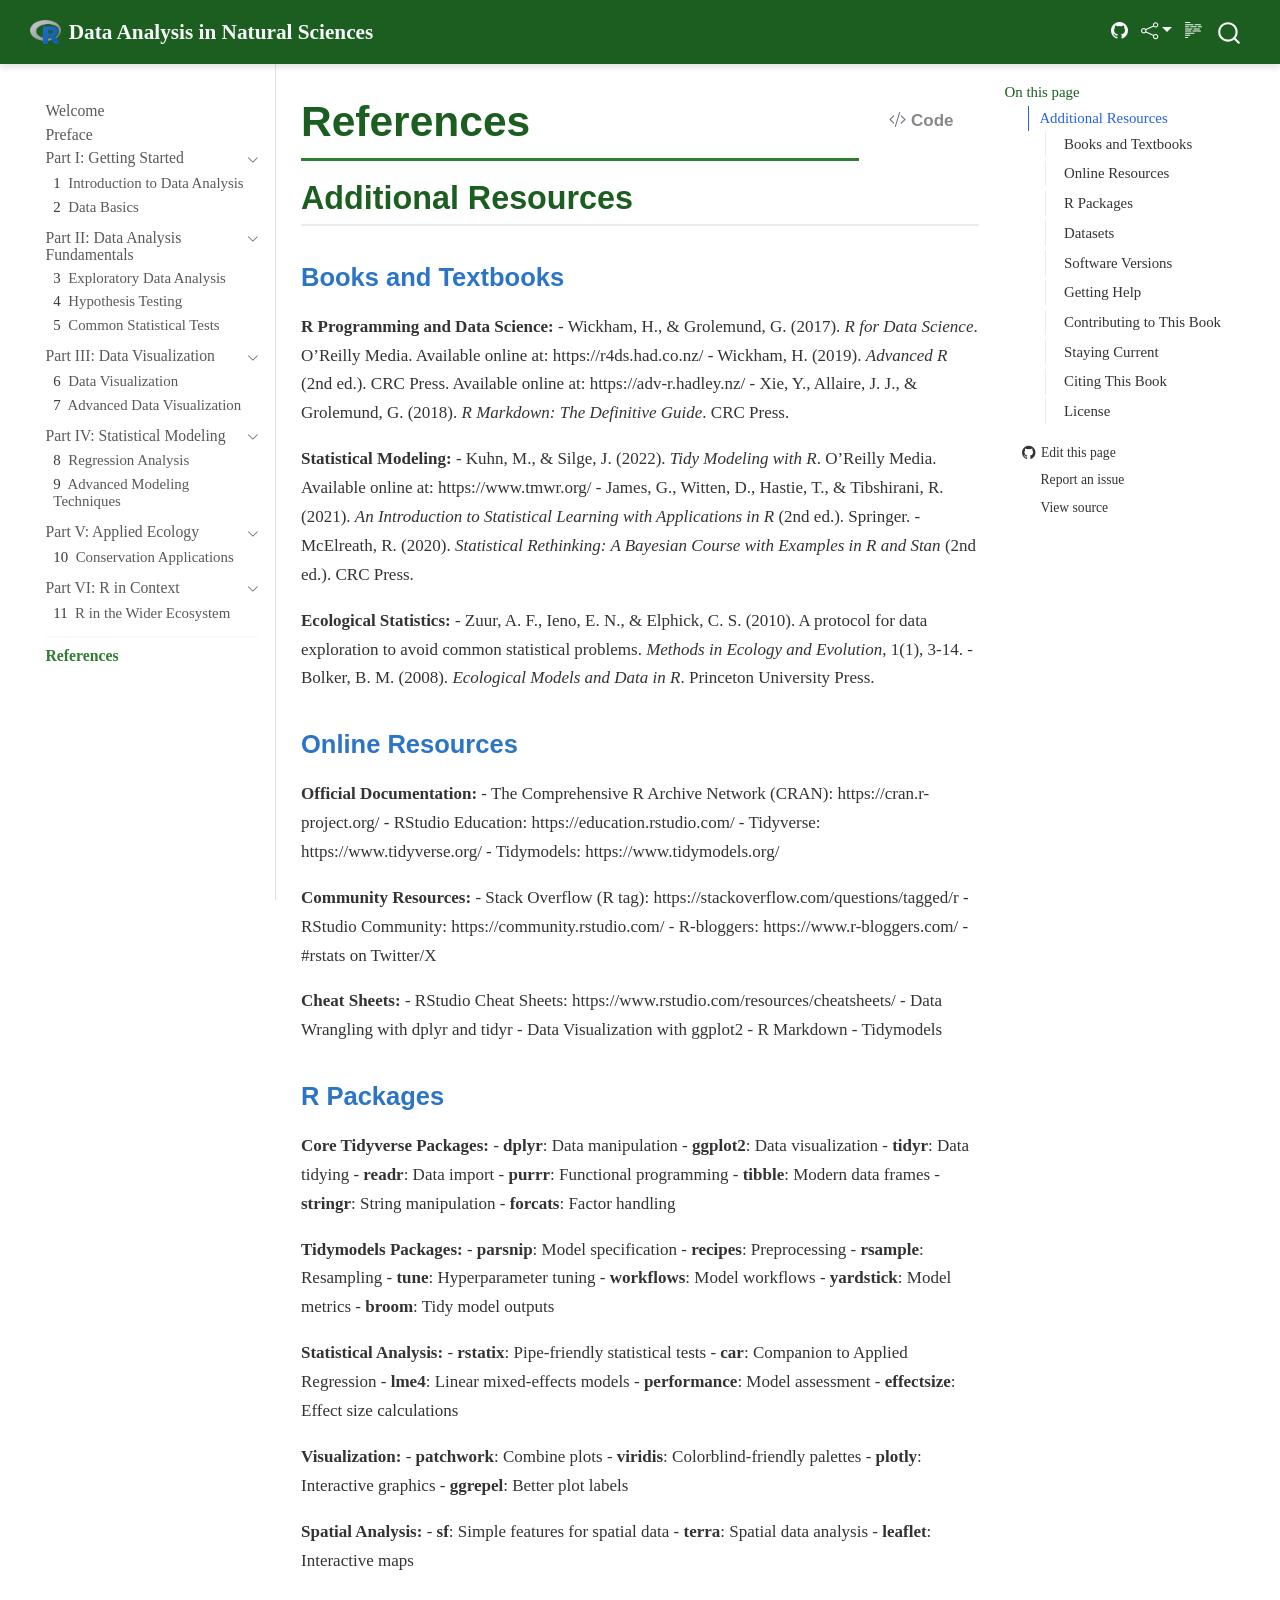
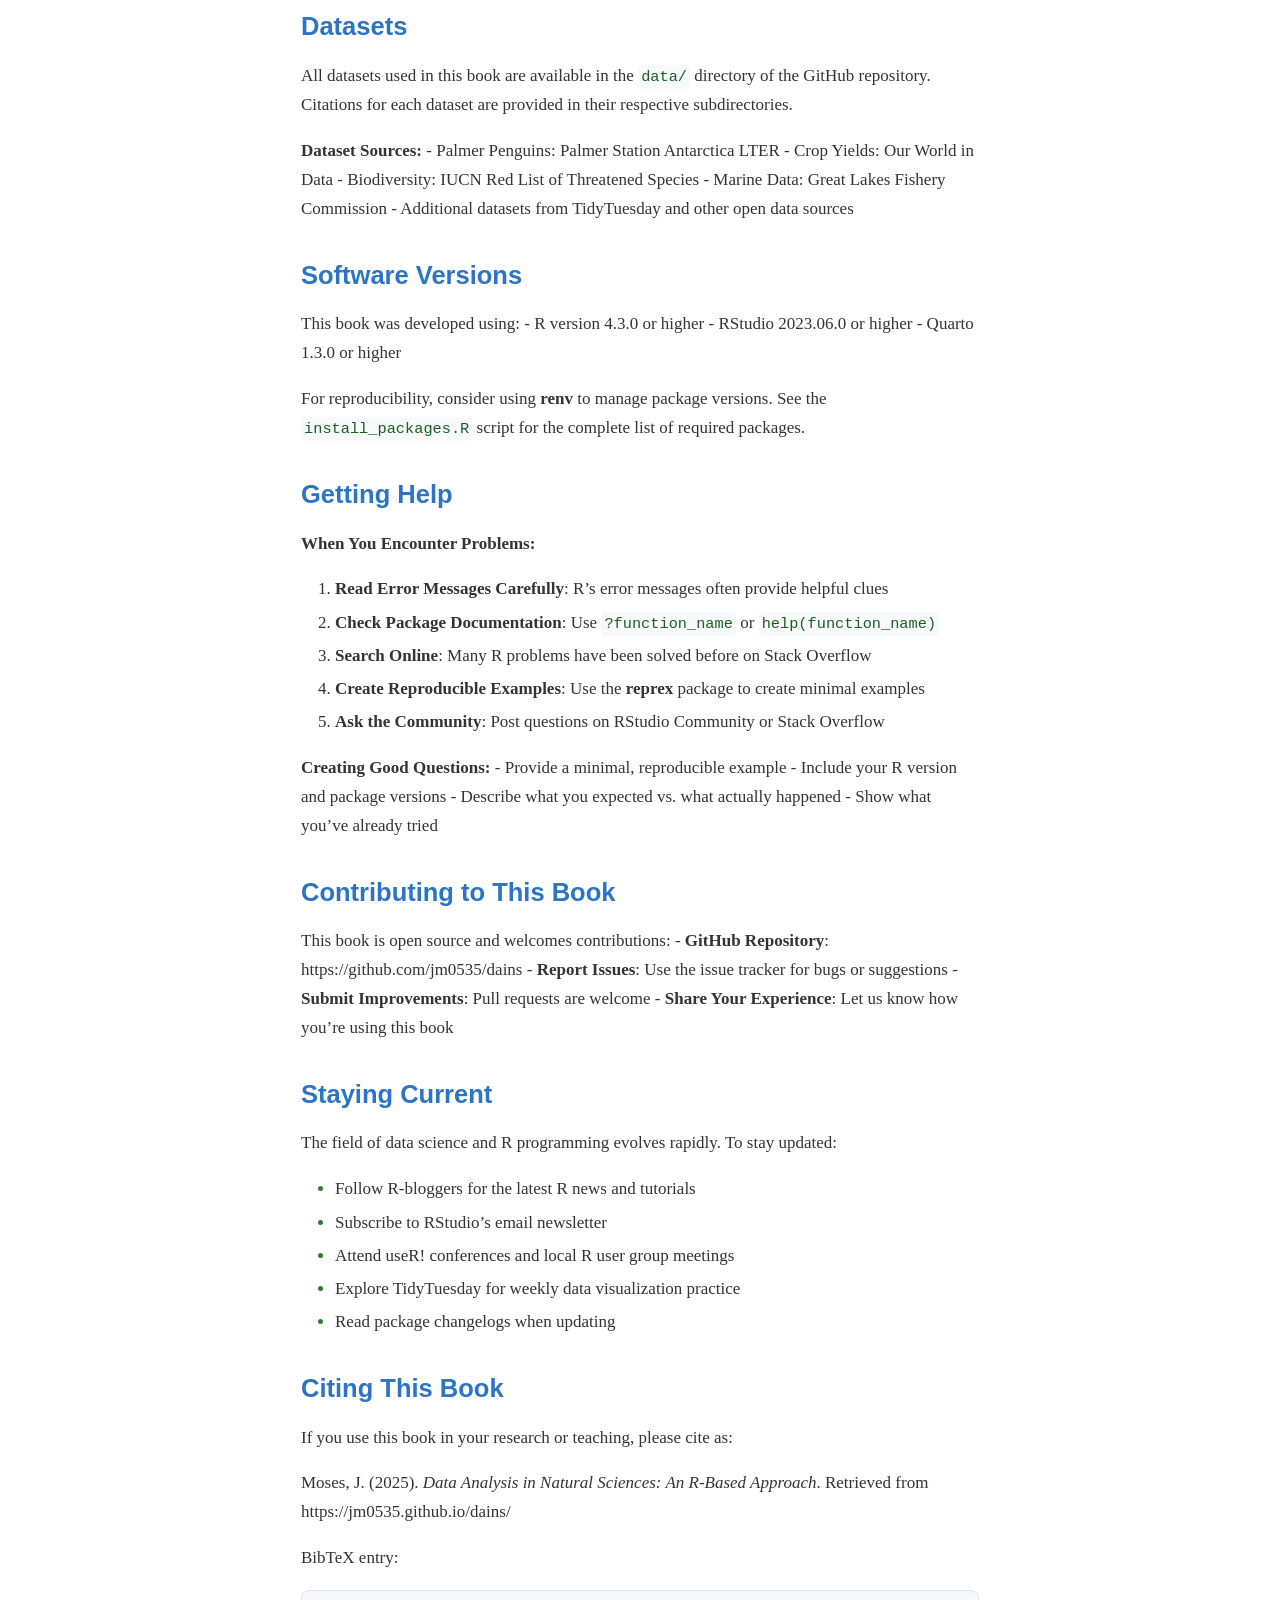
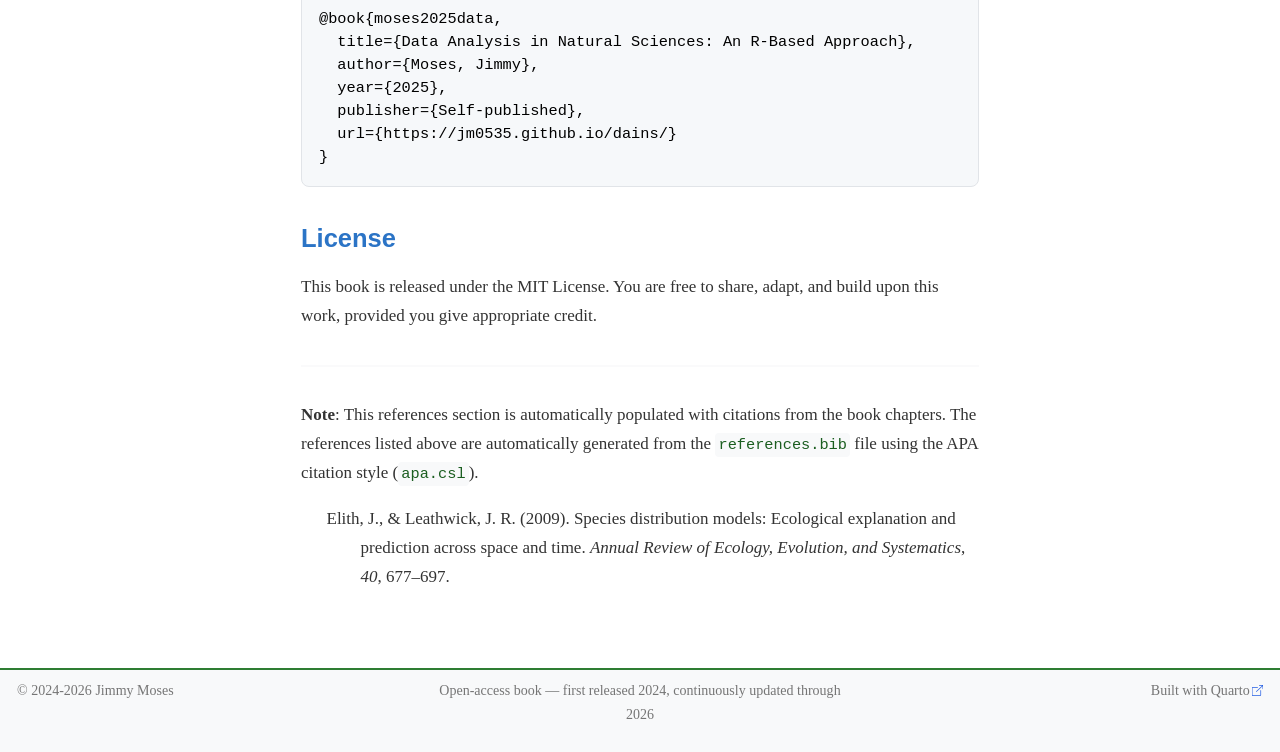
<file: docs/references.html>
<!DOCTYPE html>
<html xmlns="http://www.w3.org/1999/xhtml" lang="en" xml:lang="en"><head>

<meta charset="utf-8">
<meta name="generator" content="quarto-99.9.9">

<meta name="viewport" content="width=device-width, initial-scale=1.0, user-scalable=yes">


<title>References – Data Analysis in Natural Sciences</title>
<style>
code{white-space: pre-wrap;}
span.smallcaps{font-variant: small-caps;}
div.columns{display: flex; gap: min(4vw, 1.5em);}
div.column{flex: auto; overflow-x: auto;}
div.hanging-indent{margin-left: 1.5em; text-indent: -1.5em;}
ul.task-list{list-style: none;}
ul.task-list li input[type="checkbox"] {
  width: 0.8em;
  margin: 0 0.8em 0.2em -1em; /* quarto-specific, see https://github.com/quarto-dev/quarto-cli/issues/4556 */ 
  vertical-align: middle;
}
/* CSS for syntax highlighting */
html { -webkit-text-size-adjust: 100%; }
pre > code.sourceCode { white-space: pre; position: relative; }
pre > code.sourceCode > span { display: inline-block; line-height: 1.25; }
pre > code.sourceCode > span:empty { height: 1.2em; }
.sourceCode { overflow: visible; }
code.sourceCode > span { color: inherit; text-decoration: inherit; }
div.sourceCode { margin: 1em 0; }
pre.sourceCode { margin: 0; }
@media screen {
div.sourceCode { overflow: auto; }
}
@media print {
pre > code.sourceCode { white-space: pre-wrap; }
pre > code.sourceCode > span { text-indent: -5em; padding-left: 5em; }
}
pre.numberSource code
  { counter-reset: source-line 0; }
pre.numberSource code > span
  { position: relative; left: -4em; counter-increment: source-line; }
pre.numberSource code > span > a:first-child::before
  { content: counter(source-line);
    position: relative; left: -1em; text-align: right; vertical-align: baseline;
    border: none; display: inline-block;
    -webkit-touch-callout: none; -webkit-user-select: none;
    -khtml-user-select: none; -moz-user-select: none;
    -ms-user-select: none; user-select: none;
    padding: 0 4px; width: 4em;
  }
pre.numberSource { margin-left: 3em;  padding-left: 4px; }
div.sourceCode
  {   }
@media screen {
pre > code.sourceCode > span > a:first-child::before { text-decoration: underline; }
}
/* CSS for citations */
div.csl-bib-body { }
div.csl-entry {
  clear: both;
}
.hanging-indent div.csl-entry {
  margin-left:2em;
  text-indent:-2em;
}
div.csl-left-margin {
  min-width:2em;
  float:left;
}
div.csl-right-inline {
  margin-left:2em;
  padding-left:1em;
}
div.csl-indent {
  margin-left: 2em;
}</style>


<script src="site_libs/quarto-nav/quarto-nav.js"></script>
<script src="site_libs/quarto-nav/headroom.min.js"></script>
<script src="site_libs/clipboard/clipboard.min.js"></script>
<script src="site_libs/quarto-search/autocomplete.umd.js"></script>
<script src="site_libs/quarto-search/fuse.min.js"></script>
<script src="site_libs/quarto-search/quarto-search.js"></script>
<meta name="quarto:offset" content="./">
<link href="./images/Rlogo.jpg" rel="icon" type="image/jpeg">
<script src="site_libs/quarto-html/quarto.js" type="module"></script>
<script src="site_libs/quarto-html/tabsets/tabsets.js" type="module"></script>
<script src="site_libs/quarto-html/popper.min.js"></script>
<script src="site_libs/quarto-html/tippy.umd.min.js"></script>
<script src="site_libs/quarto-html/anchor.min.js"></script>
<link href="site_libs/quarto-html/tippy.css" rel="stylesheet">
<link href="site_libs/quarto-html/quarto-syntax-highlighting-dark-56b67755cebbfb78539c873898544994.css" rel="stylesheet" class="quarto-color-scheme quarto-color-alternate" id="quarto-text-highlighting-styles">
<link href="site_libs/quarto-html/quarto-syntax-highlighting-f0bc7793ffdd46ddf3b99218c6954345.css" rel="stylesheet" class="quarto-color-scheme" id="quarto-text-highlighting-styles">
<script src="site_libs/bootstrap/bootstrap.min.js"></script>
<link href="site_libs/bootstrap/bootstrap-icons.css" rel="stylesheet">
<link href="site_libs/bootstrap/bootstrap-dark-5cb9b089ed55fbb2d9030d6bb4f5b5f8.min.css" rel="stylesheet" append-hash="true" class="quarto-color-scheme quarto-color-alternate" id="quarto-bootstrap" data-mode="light">
<link href="site_libs/bootstrap/bootstrap-5cb9b089ed55fbb2d9030d6bb4f5b5f8.min.css" rel="stylesheet" append-hash="true" class="quarto-color-scheme" id="quarto-bootstrap" data-mode="light">
<script id="quarto-search-options" type="application/json">{
  "location": "navbar",
  "copy-button": false,
  "collapse-after": 3,
  "panel-placement": "end",
  "type": "overlay",
  "limit": 50,
  "keyboard-shortcut": [
    "f",
    "/",
    "s"
  ],
  "language": {
    "search-no-results-text": "No results",
    "search-matching-documents-text": "matching documents",
    "search-copy-link-title": "Copy link to search",
    "search-hide-matches-text": "Hide additional matches",
    "search-more-match-text": "more match in this document",
    "search-more-matches-text": "more matches in this document",
    "search-clear-button-title": "Clear",
    "search-text-placeholder": "",
    "search-detached-cancel-button-title": "Cancel",
    "search-submit-button-title": "Submit",
    "search-label": "Search"
  }
}</script>
<style>html{ scroll-behavior: smooth; }</style>
<meta name="description" content="A comprehensive guide to data analysis in natural sciences using R. Learn statistical methods, data visualization, and reproducible research practices.">
<meta name="keywords" content="R programming, data analysis, statistics, ecology, natural sciences, ggplot2, tidyverse, data visualization">
<meta name="author" content="Jimmy Moses">


<link rel="stylesheet" href="styles.css">
</head>

<body class="nav-sidebar floating nav-fixed quarto-light">

<div id="quarto-search-results"></div>
  <header id="quarto-header" class="headroom fixed-top">
    <nav class="navbar navbar-expand-lg " data-bs-theme="dark">
      <div class="navbar-container container-fluid">
      <div class="navbar-brand-container mx-auto">
    <a href="./index.html" class="navbar-brand navbar-brand-logo">
    <img src="./images/Rlogo.jpg" alt="" class="navbar-logo">
    </a>
    <a class="navbar-brand" href="./index.html">
    <span class="navbar-title">Data Analysis in Natural Sciences</span>
    </a>
  </div>
        <div class="quarto-navbar-tools tools-wide tools-end">
    <a href="https://github.com/jm0535/dains" title="Source Code" class="quarto-navigation-tool px-1" aria-label="Source Code"><i class="bi bi-github"></i></a>
    <div class="dropdown">
      <a href="" title="Share" id="quarto-navigation-tool-dropdown-0" class="quarto-navigation-tool dropdown-toggle px-1" data-bs-toggle="dropdown" aria-expanded="false" role="link" aria-label="Share"><i class="bi bi-share"></i></a>
      <ul class="dropdown-menu dropdown-menu-end" aria-labelledby="quarto-navigation-tool-dropdown-0">
          <li>
            <a class="dropdown-item quarto-navbar-tools-item" href="https://twitter.com/intent/tweet?url=|url|">
              <i class="bi bi-twitter pe-1"></i>
            Twitter
            </a>
          </li>
          <li>
            <a class="dropdown-item quarto-navbar-tools-item" href="https://www.facebook.com/sharer/sharer.php?u=|url|">
              <i class="bi bi-facebook pe-1"></i>
            Facebook
            </a>
          </li>
          <li>
            <a class="dropdown-item quarto-navbar-tools-item" href="https://www.linkedin.com/sharing/share-offsite/?url=|url|">
              <i class="bi bi-linkedin pe-1"></i>
            LinkedIn
            </a>
          </li>
      </ul>
    </div>
  <a href="" class="quarto-reader-toggle quarto-navigation-tool px-1" onclick="window.quartoToggleReader(); return false;" title="Toggle reader mode">
  <div class="quarto-reader-toggle-btn">
  <i class="bi"></i>
  </div>
</a>
</div>
          <div id="quarto-search" class="" title="Search"></div>
      </div> <!-- /container-fluid -->
    </nav>
  <nav class="quarto-secondary-nav">
    <div class="container-fluid d-flex">
      <button type="button" class="quarto-btn-toggle btn" data-bs-toggle="collapse" role="button" data-bs-target=".quarto-sidebar-collapse-item" aria-controls="quarto-sidebar" aria-expanded="false" aria-label="Toggle sidebar navigation" onclick="if (window.quartoToggleHeadroom) { window.quartoToggleHeadroom(); }">
        <i class="bi bi-layout-text-sidebar-reverse"></i>
      </button>
        <nav class="quarto-page-breadcrumbs" aria-label="breadcrumb"><ol class="breadcrumb"><li class="breadcrumb-item"><a href="./references.html">References</a></li></ol></nav>
        <a class="flex-grow-1" role="navigation" data-bs-toggle="collapse" data-bs-target=".quarto-sidebar-collapse-item" aria-controls="quarto-sidebar" aria-expanded="false" aria-label="Toggle sidebar navigation" onclick="if (window.quartoToggleHeadroom) { window.quartoToggleHeadroom(); }">      
        </a>
    </div>
  </nav>
</header>
<!-- content -->
<div id="quarto-content" class="quarto-container page-columns page-rows-contents page-layout-article page-navbar">
<!-- sidebar -->
  <nav id="quarto-sidebar" class="sidebar collapse collapse-horizontal quarto-sidebar-collapse-item sidebar-navigation floating overflow-auto">
    <div class="sidebar-menu-container"> 
    <ul class="list-unstyled mt-1">
        <li class="sidebar-item">
  <div class="sidebar-item-container"> 
  <a href="./index.html" class="sidebar-item-text sidebar-link">
 <span class="menu-text">Welcome</span></a>
  </div>
</li>
        <li class="sidebar-item">
  <div class="sidebar-item-container"> 
  <a href="./preface.html" class="sidebar-item-text sidebar-link">
 <span class="menu-text">Preface</span></a>
  </div>
</li>
        <li class="sidebar-item sidebar-item-section">
      <div class="sidebar-item-container"> 
            <a class="sidebar-item-text sidebar-link text-start" data-bs-toggle="collapse" data-bs-target="#quarto-sidebar-section-1" role="navigation" aria-expanded="true">
 <span class="menu-text">Part I: Getting Started</span></a>
          <a class="sidebar-item-toggle text-start" data-bs-toggle="collapse" data-bs-target="#quarto-sidebar-section-1" role="navigation" aria-expanded="true" aria-label="Toggle section">
            <i class="bi bi-chevron-right ms-2"></i>
          </a> 
      </div>
      <ul id="quarto-sidebar-section-1" class="collapse list-unstyled sidebar-section depth1 show">  
          <li class="sidebar-item">
  <div class="sidebar-item-container"> 
  <a href="./chapters/01-introduction.html" class="sidebar-item-text sidebar-link">
 <span class="menu-text"><span class="chapter-number">1</span>&nbsp; <span class="chapter-title">Introduction to Data Analysis</span></span></a>
  </div>
</li>
          <li class="sidebar-item">
  <div class="sidebar-item-container"> 
  <a href="./chapters/02-data-basics.html" class="sidebar-item-text sidebar-link">
 <span class="menu-text"><span class="chapter-number">2</span>&nbsp; <span class="chapter-title">Data Basics</span></span></a>
  </div>
</li>
      </ul>
  </li>
        <li class="sidebar-item sidebar-item-section">
      <div class="sidebar-item-container"> 
            <a class="sidebar-item-text sidebar-link text-start" data-bs-toggle="collapse" data-bs-target="#quarto-sidebar-section-2" role="navigation" aria-expanded="true">
 <span class="menu-text">Part II: Data Analysis Fundamentals</span></a>
          <a class="sidebar-item-toggle text-start" data-bs-toggle="collapse" data-bs-target="#quarto-sidebar-section-2" role="navigation" aria-expanded="true" aria-label="Toggle section">
            <i class="bi bi-chevron-right ms-2"></i>
          </a> 
      </div>
      <ul id="quarto-sidebar-section-2" class="collapse list-unstyled sidebar-section depth1 show">  
          <li class="sidebar-item">
  <div class="sidebar-item-container"> 
  <a href="./chapters/03-exploratory-analysis.html" class="sidebar-item-text sidebar-link">
 <span class="menu-text"><span class="chapter-number">3</span>&nbsp; <span class="chapter-title">Exploratory Data Analysis</span></span></a>
  </div>
</li>
          <li class="sidebar-item">
  <div class="sidebar-item-container"> 
  <a href="./chapters/04-hypothesis-testing.html" class="sidebar-item-text sidebar-link">
 <span class="menu-text"><span class="chapter-number">4</span>&nbsp; <span class="chapter-title">Hypothesis Testing</span></span></a>
  </div>
</li>
          <li class="sidebar-item">
  <div class="sidebar-item-container"> 
  <a href="./chapters/05-statistical-tests.html" class="sidebar-item-text sidebar-link">
 <span class="menu-text"><span class="chapter-number">5</span>&nbsp; <span class="chapter-title">Common Statistical Tests</span></span></a>
  </div>
</li>
      </ul>
  </li>
        <li class="sidebar-item sidebar-item-section">
      <div class="sidebar-item-container"> 
            <a class="sidebar-item-text sidebar-link text-start" data-bs-toggle="collapse" data-bs-target="#quarto-sidebar-section-3" role="navigation" aria-expanded="true">
 <span class="menu-text">Part III: Data Visualization</span></a>
          <a class="sidebar-item-toggle text-start" data-bs-toggle="collapse" data-bs-target="#quarto-sidebar-section-3" role="navigation" aria-expanded="true" aria-label="Toggle section">
            <i class="bi bi-chevron-right ms-2"></i>
          </a> 
      </div>
      <ul id="quarto-sidebar-section-3" class="collapse list-unstyled sidebar-section depth1 show">  
          <li class="sidebar-item">
  <div class="sidebar-item-container"> 
  <a href="./chapters/06-visualization.html" class="sidebar-item-text sidebar-link">
 <span class="menu-text"><span class="chapter-number">6</span>&nbsp; <span class="chapter-title">Data Visualization</span></span></a>
  </div>
</li>
          <li class="sidebar-item">
  <div class="sidebar-item-container"> 
  <a href="./chapters/07-advanced-visualization.html" class="sidebar-item-text sidebar-link">
 <span class="menu-text"><span class="chapter-number">7</span>&nbsp; <span class="chapter-title">Advanced Data Visualization</span></span></a>
  </div>
</li>
      </ul>
  </li>
        <li class="sidebar-item sidebar-item-section">
      <div class="sidebar-item-container"> 
            <a class="sidebar-item-text sidebar-link text-start" data-bs-toggle="collapse" data-bs-target="#quarto-sidebar-section-4" role="navigation" aria-expanded="true">
 <span class="menu-text">Part IV: Statistical Modeling</span></a>
          <a class="sidebar-item-toggle text-start" data-bs-toggle="collapse" data-bs-target="#quarto-sidebar-section-4" role="navigation" aria-expanded="true" aria-label="Toggle section">
            <i class="bi bi-chevron-right ms-2"></i>
          </a> 
      </div>
      <ul id="quarto-sidebar-section-4" class="collapse list-unstyled sidebar-section depth1 show">  
          <li class="sidebar-item">
  <div class="sidebar-item-container"> 
  <a href="./chapters/08-regression.html" class="sidebar-item-text sidebar-link">
 <span class="menu-text"><span class="chapter-number">8</span>&nbsp; <span class="chapter-title">Regression Analysis</span></span></a>
  </div>
</li>
          <li class="sidebar-item">
  <div class="sidebar-item-container"> 
  <a href="./chapters/09-advanced-modeling.html" class="sidebar-item-text sidebar-link">
 <span class="menu-text"><span class="chapter-number">9</span>&nbsp; <span class="chapter-title">Advanced Modeling Techniques</span></span></a>
  </div>
</li>
      </ul>
  </li>
        <li class="sidebar-item sidebar-item-section">
      <div class="sidebar-item-container"> 
            <a class="sidebar-item-text sidebar-link text-start" data-bs-toggle="collapse" data-bs-target="#quarto-sidebar-section-5" role="navigation" aria-expanded="true">
 <span class="menu-text">Part V: Applied Ecology</span></a>
          <a class="sidebar-item-toggle text-start" data-bs-toggle="collapse" data-bs-target="#quarto-sidebar-section-5" role="navigation" aria-expanded="true" aria-label="Toggle section">
            <i class="bi bi-chevron-right ms-2"></i>
          </a> 
      </div>
      <ul id="quarto-sidebar-section-5" class="collapse list-unstyled sidebar-section depth1 show">  
          <li class="sidebar-item">
  <div class="sidebar-item-container"> 
  <a href="./chapters/10-conservation.html" class="sidebar-item-text sidebar-link">
 <span class="menu-text"><span class="chapter-number">10</span>&nbsp; <span class="chapter-title">Conservation Applications</span></span></a>
  </div>
</li>
      </ul>
  </li>
        <li class="sidebar-item sidebar-item-section">
      <div class="sidebar-item-container"> 
            <a class="sidebar-item-text sidebar-link text-start" data-bs-toggle="collapse" data-bs-target="#quarto-sidebar-section-6" role="navigation" aria-expanded="true">
 <span class="menu-text">Part VI: R in Context</span></a>
          <a class="sidebar-item-toggle text-start" data-bs-toggle="collapse" data-bs-target="#quarto-sidebar-section-6" role="navigation" aria-expanded="true" aria-label="Toggle section">
            <i class="bi bi-chevron-right ms-2"></i>
          </a> 
      </div>
      <ul id="quarto-sidebar-section-6" class="collapse list-unstyled sidebar-section depth1 show">
<li class="sidebar-item">
  <div class="sidebar-item-container"> 
  <a href="./chapters/11-r-integrations.html" class="sidebar-item-text sidebar-link">
 <span class="menu-text"><span class="chapter-number">11</span>&nbsp; <span class="chapter-title">R in the Wider Ecosystem</span></span></a>
  </div>
</li>
      </ul>
</li>
        <li class="px-0"><hr class="sidebar-divider hi "></li>
        <li class="sidebar-item">
  <div class="sidebar-item-container"> 
  <a href="./references.html" class="sidebar-item-text sidebar-link active">
 <span class="menu-text">References</span></a>
  </div>
</li>
    </ul>
    </div>
</nav>
<div id="quarto-sidebar-glass" class="quarto-sidebar-collapse-item" data-bs-toggle="collapse" data-bs-target=".quarto-sidebar-collapse-item"></div>
<!-- margin-sidebar -->
    <div id="quarto-margin-sidebar" class="sidebar margin-sidebar">
        <nav id="TOC" role="doc-toc" class="toc-active" data-toc-expanded="2">
    <h2 id="toc-title">On this page</h2>
   
  <ul>
  <li><a href="#additional-resources" id="toc-additional-resources" class="nav-link active" data-scroll-target="#additional-resources">Additional Resources</a>
  <ul class="collapse">
  <li><a href="#books-and-textbooks" id="toc-books-and-textbooks" class="nav-link" data-scroll-target="#books-and-textbooks">Books and Textbooks</a></li>
  <li><a href="#online-resources" id="toc-online-resources" class="nav-link" data-scroll-target="#online-resources">Online Resources</a></li>
  <li><a href="#r-packages" id="toc-r-packages" class="nav-link" data-scroll-target="#r-packages">R Packages</a></li>
  <li><a href="#datasets" id="toc-datasets" class="nav-link" data-scroll-target="#datasets">Datasets</a></li>
  <li><a href="#software-versions" id="toc-software-versions" class="nav-link" data-scroll-target="#software-versions">Software Versions</a></li>
  <li><a href="#getting-help" id="toc-getting-help" class="nav-link" data-scroll-target="#getting-help">Getting Help</a></li>
  <li><a href="#contributing-to-this-book" id="toc-contributing-to-this-book" class="nav-link" data-scroll-target="#contributing-to-this-book">Contributing to This Book</a></li>
  <li><a href="#staying-current" id="toc-staying-current" class="nav-link" data-scroll-target="#staying-current">Staying Current</a></li>
  <li><a href="#citing-this-book" id="toc-citing-this-book" class="nav-link" data-scroll-target="#citing-this-book">Citing This Book</a></li>
  <li><a href="#license" id="toc-license" class="nav-link" data-scroll-target="#license">License</a></li>
  </ul></li>
  </ul>
<div class="toc-actions"><ul><li><a href="https://github.com/jm0535/dains/edit/main/references.qmd" class="toc-action"><i class="bi bi-github"></i>Edit this page</a></li><li><a href="https://github.com/jm0535/dains/issues/new" class="toc-action"><i class="bi empty"></i>Report an issue</a></li><li><a href="https://github.com/jm0535/dains/blob/main/references.qmd" class="toc-action"><i class="bi empty"></i>View source</a></li></ul></div></nav>
    </div>
<!-- main -->
<main class="content" id="quarto-document-content">

<header id="title-block-header" class="quarto-title-block default">
<div class="quarto-title">
<div class="quarto-title-block"><div><h1 class="title">References</h1><button type="button" class="btn code-tools-button" id="quarto-code-tools-source"><i class="bi"></i> Code</button></div></div>
</div>



<div class="quarto-title-meta">

    
  
    
  </div>
  


</header>



<section id="additional-resources" class="level2">
<h2 class="anchored" data-anchor-id="additional-resources">Additional Resources</h2>
<section id="books-and-textbooks" class="level3">
<h3 class="anchored" data-anchor-id="books-and-textbooks">Books and Textbooks</h3>
<p><strong>R Programming and Data Science:</strong> - Wickham, H., &amp; Grolemund, G. (2017). <em>R for Data Science</em>. O’Reilly Media. Available online at: https://r4ds.had.co.nz/ - Wickham, H. (2019). <em>Advanced R</em> (2nd ed.). CRC Press. Available online at: https://adv-r.hadley.nz/ - Xie, Y., Allaire, J. J., &amp; Grolemund, G. (2018). <em>R Markdown: The Definitive Guide</em>. CRC Press.</p>
<p><strong>Statistical Modeling:</strong> - Kuhn, M., &amp; Silge, J. (2022). <em>Tidy Modeling with R</em>. O’Reilly Media. Available online at: https://www.tmwr.org/ - James, G., Witten, D., Hastie, T., &amp; Tibshirani, R. (2021). <em>An Introduction to Statistical Learning with Applications in R</em> (2nd ed.). Springer. - McElreath, R. (2020). <em>Statistical Rethinking: A Bayesian Course with Examples in R and Stan</em> (2nd ed.). CRC Press.</p>
<p><strong>Ecological Statistics:</strong> - Zuur, A. F., Ieno, E. N., &amp; Elphick, C. S. (2010). A protocol for data exploration to avoid common statistical problems. <em>Methods in Ecology and Evolution</em>, 1(1), 3-14. - Bolker, B. M. (2008). <em>Ecological Models and Data in R</em>. Princeton University Press.</p>
</section>
<section id="online-resources" class="level3">
<h3 class="anchored" data-anchor-id="online-resources">Online Resources</h3>
<p><strong>Official Documentation:</strong> - The Comprehensive R Archive Network (CRAN): https://cran.r-project.org/ - RStudio Education: https://education.rstudio.com/ - Tidyverse: https://www.tidyverse.org/ - Tidymodels: https://www.tidymodels.org/</p>
<p><strong>Community Resources:</strong> - Stack Overflow (R tag): https://stackoverflow.com/questions/tagged/r - RStudio Community: https://community.rstudio.com/ - R-bloggers: https://www.r-bloggers.com/ - #rstats on Twitter/X</p>
<p><strong>Cheat Sheets:</strong> - RStudio Cheat Sheets: https://www.rstudio.com/resources/cheatsheets/ - Data Wrangling with dplyr and tidyr - Data Visualization with ggplot2 - R Markdown - Tidymodels</p>
</section>
<section id="r-packages" class="level3">
<h3 class="anchored" data-anchor-id="r-packages">R Packages</h3>
<p><strong>Core Tidyverse Packages:</strong> - <strong>dplyr</strong>: Data manipulation - <strong>ggplot2</strong>: Data visualization - <strong>tidyr</strong>: Data tidying - <strong>readr</strong>: Data import - <strong>purrr</strong>: Functional programming - <strong>tibble</strong>: Modern data frames - <strong>stringr</strong>: String manipulation - <strong>forcats</strong>: Factor handling</p>
<p><strong>Tidymodels Packages:</strong> - <strong>parsnip</strong>: Model specification - <strong>recipes</strong>: Preprocessing - <strong>rsample</strong>: Resampling - <strong>tune</strong>: Hyperparameter tuning - <strong>workflows</strong>: Model workflows - <strong>yardstick</strong>: Model metrics - <strong>broom</strong>: Tidy model outputs</p>
<p><strong>Statistical Analysis:</strong> - <strong>rstatix</strong>: Pipe-friendly statistical tests - <strong>car</strong>: Companion to Applied Regression - <strong>lme4</strong>: Linear mixed-effects models - <strong>performance</strong>: Model assessment - <strong>effectsize</strong>: Effect size calculations</p>
<p><strong>Visualization:</strong> - <strong>patchwork</strong>: Combine plots - <strong>viridis</strong>: Colorblind-friendly palettes - <strong>plotly</strong>: Interactive graphics - <strong>ggrepel</strong>: Better plot labels</p>
<p><strong>Spatial Analysis:</strong> - <strong>sf</strong>: Simple features for spatial data - <strong>terra</strong>: Spatial data analysis - <strong>leaflet</strong>: Interactive maps</p>
</section>
<section id="datasets" class="level3">
<h3 class="anchored" data-anchor-id="datasets">Datasets</h3>
<p>All datasets used in this book are available in the <code>data/</code> directory of the GitHub repository. Citations for each dataset are provided in their respective subdirectories.</p>
<p><strong>Dataset Sources:</strong> - Palmer Penguins: Palmer Station Antarctica LTER - Crop Yields: Our World in Data - Biodiversity: IUCN Red List of Threatened Species - Marine Data: Great Lakes Fishery Commission - Additional datasets from TidyTuesday and other open data sources</p>
</section>
<section id="software-versions" class="level3">
<h3 class="anchored" data-anchor-id="software-versions">Software Versions</h3>
<p>This book was developed using: - R version 4.3.0 or higher - RStudio 2023.06.0 or higher - Quarto 1.3.0 or higher</p>
<p>For reproducibility, consider using <strong>renv</strong> to manage package versions. See the <code>install_packages.R</code> script for the complete list of required packages.</p>
</section>
<section id="getting-help" class="level3">
<h3 class="anchored" data-anchor-id="getting-help">Getting Help</h3>
<p><strong>When You Encounter Problems:</strong></p>
<ol type="1">
<li><strong>Read Error Messages Carefully</strong>: R’s error messages often provide helpful clues</li>
<li><strong>Check Package Documentation</strong>: Use <code>?function_name</code> or <code>help(function_name)</code></li>
<li><strong>Search Online</strong>: Many R problems have been solved before on Stack Overflow</li>
<li><strong>Create Reproducible Examples</strong>: Use the <strong>reprex</strong> package to create minimal examples</li>
<li><strong>Ask the Community</strong>: Post questions on RStudio Community or Stack Overflow</li>
</ol>
<p><strong>Creating Good Questions:</strong> - Provide a minimal, reproducible example - Include your R version and package versions - Describe what you expected vs.&nbsp;what actually happened - Show what you’ve already tried</p>
</section>
<section id="contributing-to-this-book" class="level3">
<h3 class="anchored" data-anchor-id="contributing-to-this-book">Contributing to This Book</h3>
<p>This book is open source and welcomes contributions: - <strong>GitHub Repository</strong>: https://github.com/jm0535/dains - <strong>Report Issues</strong>: Use the issue tracker for bugs or suggestions - <strong>Submit Improvements</strong>: Pull requests are welcome - <strong>Share Your Experience</strong>: Let us know how you’re using this book</p>
</section>
<section id="staying-current" class="level3">
<h3 class="anchored" data-anchor-id="staying-current">Staying Current</h3>
<p>The field of data science and R programming evolves rapidly. To stay updated:</p>
<ul>
<li>Follow R-bloggers for the latest R news and tutorials</li>
<li>Subscribe to RStudio’s email newsletter</li>
<li>Attend useR! conferences and local R user group meetings</li>
<li>Explore TidyTuesday for weekly data visualization practice</li>
<li>Read package changelogs when updating</li>
</ul>
</section>
<section id="citing-this-book" class="level3">
<h3 class="anchored" data-anchor-id="citing-this-book">Citing This Book</h3>
<p>If you use this book in your research or teaching, please cite as:</p>
<p>Moses, J. (2025). <em>Data Analysis in Natural Sciences: An R-Based Approach</em>. Retrieved from https://jm0535.github.io/dains/</p>
<p>BibTeX entry:</p>
<pre><code>@book{moses2025data,
  title={Data Analysis in Natural Sciences: An R-Based Approach},
  author={Moses, Jimmy},
  year={2025},
  publisher={Self-published},
  url={https://jm0535.github.io/dains/}
}</code></pre>
</section>
<section id="license" class="level3">
<h3 class="anchored" data-anchor-id="license">License</h3>
<p>This book is released under the MIT License. You are free to share, adapt, and build upon this work, provided you give appropriate credit.</p>
<hr>
<p><strong>Note</strong>: This references section is automatically populated with citations from the book chapters. The references listed above are automatically generated from the <code>references.bib</code> file using the APA citation style (<code>apa.csl</code>).</p>


<!-- -->

</section>
</section>

<div id="refs" class="references csl-bib-body hanging-indent" data-entry-spacing="0" data-line-spacing="2" role="list">
<div id="ref-elith2009species" class="csl-entry" role="listitem">
Elith, J., &amp; Leathwick, J. R. (2009). Species distribution models:
Ecological explanation and prediction across space and time. <em>Annual
Review of Ecology, Evolution, and Systematics</em>, <em>40</em>,
677–697.
</div>
</div></main> <!-- /main -->
<script id="quarto-html-after-body" type="application/javascript">
  window.document.addEventListener("DOMContentLoaded", function (event) {
    const icon = "";
    const anchorJS = new window.AnchorJS();
    anchorJS.options = {
      placement: 'right',
      icon: icon
    };
    anchorJS.add('.anchored');
    const isCodeAnnotation = (el) => {
      for (const clz of el.classList) {
        if (clz.startsWith('code-annotation-')) {                     
          return true;
        }
      }
      return false;
    }
    const onCopySuccess = function(e) {
      // button target
      const button = e.trigger;
      // don't keep focus
      button.blur();
      // flash "checked"
      button.classList.add('code-copy-button-checked');
      var currentTitle = button.getAttribute("title");
      button.setAttribute("title", "Copied!");
      let tooltip;
      if (window.bootstrap) {
        button.setAttribute("data-bs-toggle", "tooltip");
        button.setAttribute("data-bs-placement", "left");
        button.setAttribute("data-bs-title", "Copied!");
        tooltip = new bootstrap.Tooltip(button, 
          { trigger: "manual", 
            customClass: "code-copy-button-tooltip",
            offset: [0, -8]});
        tooltip.show();    
      }
      setTimeout(function() {
        if (tooltip) {
          tooltip.hide();
          button.removeAttribute("data-bs-title");
          button.removeAttribute("data-bs-toggle");
          button.removeAttribute("data-bs-placement");
        }
        button.setAttribute("title", currentTitle);
        button.classList.remove('code-copy-button-checked');
      }, 1000);
      // clear code selection
      e.clearSelection();
    }
    const getTextToCopy = function(trigger) {
        const codeEl = trigger.previousElementSibling.cloneNode(true);
        for (const childEl of codeEl.children) {
          if (isCodeAnnotation(childEl)) {
            childEl.remove();
          }
        }
        return codeEl.innerText;
    }
    const clipboard = new window.ClipboardJS('.code-copy-button:not([data-in-quarto-modal])', {
      text: getTextToCopy
    });
    clipboard.on('success', onCopySuccess);
    if (window.document.getElementById('quarto-embedded-source-code-modal')) {
      const clipboardModal = new window.ClipboardJS('.code-copy-button[data-in-quarto-modal]', {
        text: getTextToCopy,
        container: window.document.getElementById('quarto-embedded-source-code-modal')
      });
      clipboardModal.on('success', onCopySuccess);
    }
    const viewSource = window.document.getElementById('quarto-view-source') ||
                       window.document.getElementById('quarto-code-tools-source');
    if (viewSource) {
      const sourceUrl = viewSource.getAttribute("data-quarto-source-url");
      viewSource.addEventListener("click", function(e) {
        if (sourceUrl) {
          // rstudio viewer pane
          if (/\bcapabilities=\b/.test(window.location)) {
            window.open(sourceUrl);
          } else {
            window.location.href = sourceUrl;
          }
        } else {
          const modal = new bootstrap.Modal(document.getElementById('quarto-embedded-source-code-modal'));
          modal.show();
        }
        return false;
      });
    }
    function toggleCodeHandler(show) {
      return function(e) {
        const detailsSrc = window.document.querySelectorAll(".cell > details > .sourceCode");
        for (let i=0; i<detailsSrc.length; i++) {
          const details = detailsSrc[i].parentElement;
          if (show) {
            details.open = true;
          } else {
            details.removeAttribute("open");
          }
        }
        const cellCodeDivs = window.document.querySelectorAll(".cell > .sourceCode");
        const fromCls = show ? "hidden" : "unhidden";
        const toCls = show ? "unhidden" : "hidden";
        for (let i=0; i<cellCodeDivs.length; i++) {
          const codeDiv = cellCodeDivs[i];
          if (codeDiv.classList.contains(fromCls)) {
            codeDiv.classList.remove(fromCls);
            codeDiv.classList.add(toCls);
          } 
        }
        return false;
      }
    }
    const hideAllCode = window.document.getElementById("quarto-hide-all-code");
    if (hideAllCode) {
      hideAllCode.addEventListener("click", toggleCodeHandler(false));
    }
    const showAllCode = window.document.getElementById("quarto-show-all-code");
    if (showAllCode) {
      showAllCode.addEventListener("click", toggleCodeHandler(true));
    }
      var localhostRegex = new RegExp(/^(?:http|https):\/\/localhost\:?[0-9]*\//);
      var mailtoRegex = new RegExp(/^mailto:/);
        var filterRegex = new RegExp("^(?:http:|https:)\/\/jm0535\.github\.io\/dains");
      var isInternal = (href) => {
          return filterRegex.test(href) || localhostRegex.test(href) || mailtoRegex.test(href);
      }
      // Inspect non-navigation links and adorn them if external
     var links = window.document.querySelectorAll('a[href]:not(.nav-link):not(.navbar-brand):not(.toc-action):not(.sidebar-link):not(.sidebar-item-toggle):not(.pagination-link):not(.no-external):not([aria-hidden]):not(.dropdown-item):not(.quarto-navigation-tool):not(.about-link)');
      for (var i=0; i<links.length; i++) {
        const link = links[i];
        if (!isInternal(link.href)) {
          // undo the damage that might have been done by quarto-nav.js in the case of
          // links that we want to consider external
          if (link.dataset.originalHref !== undefined) {
            link.href = link.dataset.originalHref;
          }
            // target, if specified
            link.setAttribute("target", "_blank");
            if (link.getAttribute("rel") === null) {
              link.setAttribute("rel", "noopener");
            }
            // default icon
            link.classList.add("external");
        }
      }
    function tippyHover(el, contentFn, onTriggerFn, onUntriggerFn) {
      const config = {
        allowHTML: true,
        maxWidth: 500,
        delay: 100,
        arrow: false,
        appendTo: function(el) {
            return el.parentElement;
        },
        interactive: true,
        interactiveBorder: 10,
        theme: 'quarto',
        placement: 'bottom-start',
      };
      if (contentFn) {
        config.content = contentFn;
      }
      if (onTriggerFn) {
        config.onTrigger = onTriggerFn;
      }
      if (onUntriggerFn) {
        config.onUntrigger = onUntriggerFn;
      }
      window.tippy(el, config); 
    }
    const noterefs = window.document.querySelectorAll('a[role="doc-noteref"]');
    for (var i=0; i<noterefs.length; i++) {
      const ref = noterefs[i];
      tippyHover(ref, function() {
        // use id or data attribute instead here
        let href = ref.getAttribute('data-footnote-href') || ref.getAttribute('href');
        try { href = new URL(href).hash; } catch {}
        const id = href.replace(/^#\/?/, "");
        const note = window.document.getElementById(id);
        if (note) {
          return note.innerHTML;
        } else {
          return "";
        }
      });
    }
    const xrefs = window.document.querySelectorAll('a.quarto-xref');
    const processXRef = (id, note) => {
      // Strip column container classes
      const stripColumnClz = (el) => {
        el.classList.remove("page-full", "page-columns");
        if (el.children) {
          for (const child of el.children) {
            stripColumnClz(child);
          }
        }
      }
      stripColumnClz(note)
      if (id === null || id.startsWith('sec-')) {
        // Special case sections, only their first couple elements
        const container = document.createElement("div");
        if (note.children && note.children.length > 2) {
          container.appendChild(note.children[0].cloneNode(true));
          for (let i = 1; i < note.children.length; i++) {
            const child = note.children[i];
            if (child.tagName === "P" && child.innerText === "") {
              continue;
            } else {
              container.appendChild(child.cloneNode(true));
              break;
            }
          }
          if (window.Quarto?.typesetMath) {
            window.Quarto.typesetMath(container);
          }
          return container.innerHTML
        } else {
          if (window.Quarto?.typesetMath) {
            window.Quarto.typesetMath(note);
          }
          return note.innerHTML;
        }
      } else {
        // Remove any anchor links if they are present
        const anchorLink = note.querySelector('a.anchorjs-link');
        if (anchorLink) {
          anchorLink.remove();
        }
        if (window.Quarto?.typesetMath) {
          window.Quarto.typesetMath(note);
        }
        if (note.classList.contains("callout")) {
          return note.outerHTML;
        } else {
          return note.innerHTML;
        }
      }
    }
    for (var i=0; i<xrefs.length; i++) {
      const xref = xrefs[i];
      tippyHover(xref, undefined, function(instance) {
        instance.disable();
        let url = xref.getAttribute('href');
        let hash = undefined; 
        if (url.startsWith('#')) {
          hash = url;
        } else {
          try { hash = new URL(url).hash; } catch {}
        }
        if (hash) {
          const id = hash.replace(/^#\/?/, "");
          const note = window.document.getElementById(id);
          if (note !== null) {
            try {
              const html = processXRef(id, note.cloneNode(true));
              instance.setContent(html);
            } finally {
              instance.enable();
              instance.show();
            }
          } else {
            // See if we can fetch this
            fetch(url.split('#')[0])
            .then(res => res.text())
            .then(html => {
              const parser = new DOMParser();
              const htmlDoc = parser.parseFromString(html, "text/html");
              const note = htmlDoc.getElementById(id);
              if (note !== null) {
                const html = processXRef(id, note);
                instance.setContent(html);
              } 
            }).finally(() => {
              instance.enable();
              instance.show();
            });
          }
        } else {
          // See if we can fetch a full url (with no hash to target)
          // This is a special case and we should probably do some content thinning / targeting
          fetch(url)
          .then(res => res.text())
          .then(html => {
            const parser = new DOMParser();
            const htmlDoc = parser.parseFromString(html, "text/html");
            const note = htmlDoc.querySelector('main.content');
            if (note !== null) {
              // This should only happen for chapter cross references
              // (since there is no id in the URL)
              // remove the first header
              if (note.children.length > 0 && note.children[0].tagName === "HEADER") {
                note.children[0].remove();
              }
              const html = processXRef(null, note);
              instance.setContent(html);
            } 
          }).finally(() => {
            instance.enable();
            instance.show();
          });
        }
      }, function(instance) {
      });
    }
        let selectedAnnoteEl;
        const selectorForAnnotation = ( cell, annotation) => {
          let cellAttr = 'data-code-cell="' + cell + '"';
          let lineAttr = 'data-code-annotation="' +  annotation + '"';
          const selector = 'span[' + cellAttr + '][' + lineAttr + ']';
          return selector;
        }
        const selectCodeLines = (annoteEl) => {
          const doc = window.document;
          const targetCell = annoteEl.getAttribute("data-target-cell");
          const targetAnnotation = annoteEl.getAttribute("data-target-annotation");
          const annoteSpan = window.document.querySelector(selectorForAnnotation(targetCell, targetAnnotation));
          const lines = annoteSpan.getAttribute("data-code-lines").split(",");
          const lineIds = lines.map((line) => {
            return targetCell + "-" + line;
          })
          let top = null;
          let height = null;
          let parent = null;
          if (lineIds.length > 0) {
              //compute the position of the single el (top and bottom and make a div)
              const el = window.document.getElementById(lineIds[0]);
              top = el.offsetTop;
              height = el.offsetHeight;
              parent = el.parentElement.parentElement;
            if (lineIds.length > 1) {
              const lastEl = window.document.getElementById(lineIds[lineIds.length - 1]);
              const bottom = lastEl.offsetTop + lastEl.offsetHeight;
              height = bottom - top;
            }
            if (top !== null && height !== null && parent !== null) {
              // cook up a div (if necessary) and position it 
              let div = window.document.getElementById("code-annotation-line-highlight");
              if (div === null) {
                div = window.document.createElement("div");
                div.setAttribute("id", "code-annotation-line-highlight");
                div.style.position = 'absolute';
                parent.appendChild(div);
              }
              div.style.top = top - 2 + "px";
              div.style.height = height + 4 + "px";
              div.style.left = 0;
              let gutterDiv = window.document.getElementById("code-annotation-line-highlight-gutter");
              if (gutterDiv === null) {
                gutterDiv = window.document.createElement("div");
                gutterDiv.setAttribute("id", "code-annotation-line-highlight-gutter");
                gutterDiv.style.position = 'absolute';
                const codeCell = window.document.getElementById(targetCell);
                const gutter = codeCell.querySelector('.code-annotation-gutter');
                gutter.appendChild(gutterDiv);
              }
              gutterDiv.style.top = top - 2 + "px";
              gutterDiv.style.height = height + 4 + "px";
            }
            selectedAnnoteEl = annoteEl;
          }
        };
        const unselectCodeLines = () => {
          const elementsIds = ["code-annotation-line-highlight", "code-annotation-line-highlight-gutter"];
          elementsIds.forEach((elId) => {
            const div = window.document.getElementById(elId);
            if (div) {
              div.remove();
            }
          });
          selectedAnnoteEl = undefined;
        };
          // Handle positioning of the toggle
      window.addEventListener(
        "resize",
        throttle(() => {
          elRect = undefined;
          if (selectedAnnoteEl) {
            selectCodeLines(selectedAnnoteEl);
          }
        }, 10)
      );
      function throttle(fn, ms) {
      let throttle = false;
      let timer;
        return (...args) => {
          if(!throttle) { // first call gets through
              fn.apply(this, args);
              throttle = true;
          } else { // all the others get throttled
              if(timer) clearTimeout(timer); // cancel #2
              timer = setTimeout(() => {
                fn.apply(this, args);
                timer = throttle = false;
              }, ms);
          }
        };
      }
        // Attach click handler to the DT
        const annoteDls = window.document.querySelectorAll('dt[data-target-cell]');
        for (const annoteDlNode of annoteDls) {
          annoteDlNode.addEventListener('click', (event) => {
            const clickedEl = event.target;
            if (clickedEl !== selectedAnnoteEl) {
              unselectCodeLines();
              const activeEl = window.document.querySelector('dt[data-target-cell].code-annotation-active');
              if (activeEl) {
                activeEl.classList.remove('code-annotation-active');
              }
              selectCodeLines(clickedEl);
              clickedEl.classList.add('code-annotation-active');
            } else {
              // Unselect the line
              unselectCodeLines();
              clickedEl.classList.remove('code-annotation-active');
            }
          });
        }
    const findCites = (el) => {
      const parentEl = el.parentElement;
      if (parentEl) {
        const cites = parentEl.dataset.cites;
        if (cites) {
          return {
            el,
            cites: cites.split(' ')
          };
        } else {
          return findCites(el.parentElement)
        }
      } else {
        return undefined;
      }
    };
    var bibliorefs = window.document.querySelectorAll('a[role="doc-biblioref"]');
    for (var i=0; i<bibliorefs.length; i++) {
      const ref = bibliorefs[i];
      const citeInfo = findCites(ref);
      if (citeInfo) {
        tippyHover(citeInfo.el, function() {
          var popup = window.document.createElement('div');
          citeInfo.cites.forEach(function(cite) {
            var citeDiv = window.document.createElement('div');
            citeDiv.classList.add('hanging-indent');
            citeDiv.classList.add('csl-entry');
            var biblioDiv = window.document.getElementById('ref-' + cite);
            if (biblioDiv) {
              citeDiv.innerHTML = biblioDiv.innerHTML;
            }
            popup.appendChild(citeDiv);
          });
          return popup.innerHTML;
        });
      }
    }
  });
  </script><div class="modal fade" id="quarto-embedded-source-code-modal" tabindex="-1" aria-labelledby="quarto-embedded-source-code-modal-label" aria-hidden="true"><div class="modal-dialog modal-dialog-scrollable"><div class="modal-content"><div class="modal-header"><h5 class="modal-title" id="quarto-embedded-source-code-modal-label">Source Code</h5><button class="btn-close" data-bs-dismiss="modal"></button></div><div class="modal-body"><div class="">
<div class="sourceCode" id="cb2" data-shortcodes="false"><pre class="sourceCode markdown code-with-copy"><code class="sourceCode markdown"><span id="cb2-1"><a href="#cb2-1" aria-hidden="true" tabindex="-1"></a><span class="co">---</span></span>
<span id="cb2-2"><a href="#cb2-2" aria-hidden="true" tabindex="-1"></a><span class="an">prefer-html:</span><span class="co"> true</span></span>
<span id="cb2-3"><a href="#cb2-3" aria-hidden="true" tabindex="-1"></a><span class="co">---</span></span>
<span id="cb2-4"><a href="#cb2-4" aria-hidden="true" tabindex="-1"></a></span>
<span id="cb2-5"><a href="#cb2-5" aria-hidden="true" tabindex="-1"></a><span class="fu"># References {.unnumbered}</span></span>
<span id="cb2-6"><a href="#cb2-6" aria-hidden="true" tabindex="-1"></a></span>
<span id="cb2-7"><a href="#cb2-7" aria-hidden="true" tabindex="-1"></a>::: {#refs}</span>
<span id="cb2-8"><a href="#cb2-8" aria-hidden="true" tabindex="-1"></a>:::</span>
<span id="cb2-9"><a href="#cb2-9" aria-hidden="true" tabindex="-1"></a></span>
<span id="cb2-10"><a href="#cb2-10" aria-hidden="true" tabindex="-1"></a><span class="fu">## Additional Resources</span></span>
<span id="cb2-11"><a href="#cb2-11" aria-hidden="true" tabindex="-1"></a></span>
<span id="cb2-12"><a href="#cb2-12" aria-hidden="true" tabindex="-1"></a><span class="fu">### Books and Textbooks</span></span>
<span id="cb2-13"><a href="#cb2-13" aria-hidden="true" tabindex="-1"></a></span>
<span id="cb2-14"><a href="#cb2-14" aria-hidden="true" tabindex="-1"></a>**R Programming and Data Science:**</span>
<span id="cb2-15"><a href="#cb2-15" aria-hidden="true" tabindex="-1"></a><span class="ss">- </span>Wickham, H., &amp; Grolemund, G. (2017). *R for Data Science*. O'Reilly Media. Available online at: https://r4ds.had.co.nz/</span>
<span id="cb2-16"><a href="#cb2-16" aria-hidden="true" tabindex="-1"></a><span class="ss">- </span>Wickham, H. (2019). *Advanced R* (2nd ed.). CRC Press. Available online at: https://adv-r.hadley.nz/</span>
<span id="cb2-17"><a href="#cb2-17" aria-hidden="true" tabindex="-1"></a><span class="ss">- </span>Xie, Y., Allaire, J. J., &amp; Grolemund, G. (2018). *R Markdown: The Definitive Guide*. CRC Press.</span>
<span id="cb2-18"><a href="#cb2-18" aria-hidden="true" tabindex="-1"></a></span>
<span id="cb2-19"><a href="#cb2-19" aria-hidden="true" tabindex="-1"></a>**Statistical Modeling:**</span>
<span id="cb2-20"><a href="#cb2-20" aria-hidden="true" tabindex="-1"></a><span class="ss">- </span>Kuhn, M., &amp; Silge, J. (2022). *Tidy Modeling with R*. O'Reilly Media. Available online at: https://www.tmwr.org/</span>
<span id="cb2-21"><a href="#cb2-21" aria-hidden="true" tabindex="-1"></a><span class="ss">- </span>James, G., Witten, D., Hastie, T., &amp; Tibshirani, R. (2021). *An Introduction to Statistical Learning with Applications in R* (2nd ed.). Springer.</span>
<span id="cb2-22"><a href="#cb2-22" aria-hidden="true" tabindex="-1"></a><span class="ss">- </span>McElreath, R. (2020). *Statistical Rethinking: A Bayesian Course with Examples in R and Stan* (2nd ed.). CRC Press.</span>
<span id="cb2-23"><a href="#cb2-23" aria-hidden="true" tabindex="-1"></a></span>
<span id="cb2-24"><a href="#cb2-24" aria-hidden="true" tabindex="-1"></a>**Ecological Statistics:**</span>
<span id="cb2-25"><a href="#cb2-25" aria-hidden="true" tabindex="-1"></a><span class="ss">- </span>Zuur, A. F., Ieno, E. N., &amp; Elphick, C. S. (2010). A protocol for data exploration to avoid common statistical problems. *Methods in Ecology and Evolution*, 1(1), 3-14.</span>
<span id="cb2-26"><a href="#cb2-26" aria-hidden="true" tabindex="-1"></a><span class="ss">- </span>Bolker, B. M. (2008). *Ecological Models and Data in R*. Princeton University Press.</span>
<span id="cb2-27"><a href="#cb2-27" aria-hidden="true" tabindex="-1"></a></span>
<span id="cb2-28"><a href="#cb2-28" aria-hidden="true" tabindex="-1"></a><span class="fu">### Online Resources</span></span>
<span id="cb2-29"><a href="#cb2-29" aria-hidden="true" tabindex="-1"></a></span>
<span id="cb2-30"><a href="#cb2-30" aria-hidden="true" tabindex="-1"></a>**Official Documentation:**</span>
<span id="cb2-31"><a href="#cb2-31" aria-hidden="true" tabindex="-1"></a><span class="ss">- </span>The Comprehensive R Archive Network (CRAN): https://cran.r-project.org/</span>
<span id="cb2-32"><a href="#cb2-32" aria-hidden="true" tabindex="-1"></a><span class="ss">- </span>RStudio Education: https://education.rstudio.com/</span>
<span id="cb2-33"><a href="#cb2-33" aria-hidden="true" tabindex="-1"></a><span class="ss">- </span>Tidyverse: https://www.tidyverse.org/</span>
<span id="cb2-34"><a href="#cb2-34" aria-hidden="true" tabindex="-1"></a><span class="ss">- </span>Tidymodels: https://www.tidymodels.org/</span>
<span id="cb2-35"><a href="#cb2-35" aria-hidden="true" tabindex="-1"></a></span>
<span id="cb2-36"><a href="#cb2-36" aria-hidden="true" tabindex="-1"></a>**Community Resources:**</span>
<span id="cb2-37"><a href="#cb2-37" aria-hidden="true" tabindex="-1"></a><span class="ss">- </span>Stack Overflow (R tag): https://stackoverflow.com/questions/tagged/r</span>
<span id="cb2-38"><a href="#cb2-38" aria-hidden="true" tabindex="-1"></a><span class="ss">- </span>RStudio Community: https://community.rstudio.com/</span>
<span id="cb2-39"><a href="#cb2-39" aria-hidden="true" tabindex="-1"></a><span class="ss">- </span>R-bloggers: https://www.r-bloggers.com/</span>
<span id="cb2-40"><a href="#cb2-40" aria-hidden="true" tabindex="-1"></a><span class="ss">- </span>#rstats on Twitter/X</span>
<span id="cb2-41"><a href="#cb2-41" aria-hidden="true" tabindex="-1"></a></span>
<span id="cb2-42"><a href="#cb2-42" aria-hidden="true" tabindex="-1"></a>**Cheat Sheets:**</span>
<span id="cb2-43"><a href="#cb2-43" aria-hidden="true" tabindex="-1"></a><span class="ss">- </span>RStudio Cheat Sheets: https://www.rstudio.com/resources/cheatsheets/</span>
<span id="cb2-44"><a href="#cb2-44" aria-hidden="true" tabindex="-1"></a><span class="ss">- </span>Data Wrangling with dplyr and tidyr</span>
<span id="cb2-45"><a href="#cb2-45" aria-hidden="true" tabindex="-1"></a><span class="ss">- </span>Data Visualization with ggplot2</span>
<span id="cb2-46"><a href="#cb2-46" aria-hidden="true" tabindex="-1"></a><span class="ss">- </span>R Markdown</span>
<span id="cb2-47"><a href="#cb2-47" aria-hidden="true" tabindex="-1"></a><span class="ss">- </span>Tidymodels</span>
<span id="cb2-48"><a href="#cb2-48" aria-hidden="true" tabindex="-1"></a></span>
<span id="cb2-49"><a href="#cb2-49" aria-hidden="true" tabindex="-1"></a><span class="fu">### R Packages</span></span>
<span id="cb2-50"><a href="#cb2-50" aria-hidden="true" tabindex="-1"></a></span>
<span id="cb2-51"><a href="#cb2-51" aria-hidden="true" tabindex="-1"></a>**Core Tidyverse Packages:**</span>
<span id="cb2-52"><a href="#cb2-52" aria-hidden="true" tabindex="-1"></a><span class="ss">- </span>**dplyr**: Data manipulation</span>
<span id="cb2-53"><a href="#cb2-53" aria-hidden="true" tabindex="-1"></a><span class="ss">- </span>**ggplot2**: Data visualization</span>
<span id="cb2-54"><a href="#cb2-54" aria-hidden="true" tabindex="-1"></a><span class="ss">- </span>**tidyr**: Data tidying</span>
<span id="cb2-55"><a href="#cb2-55" aria-hidden="true" tabindex="-1"></a><span class="ss">- </span>**readr**: Data import</span>
<span id="cb2-56"><a href="#cb2-56" aria-hidden="true" tabindex="-1"></a><span class="ss">- </span>**purrr**: Functional programming</span>
<span id="cb2-57"><a href="#cb2-57" aria-hidden="true" tabindex="-1"></a><span class="ss">- </span>**tibble**: Modern data frames</span>
<span id="cb2-58"><a href="#cb2-58" aria-hidden="true" tabindex="-1"></a><span class="ss">- </span>**stringr**: String manipulation</span>
<span id="cb2-59"><a href="#cb2-59" aria-hidden="true" tabindex="-1"></a><span class="ss">- </span>**forcats**: Factor handling</span>
<span id="cb2-60"><a href="#cb2-60" aria-hidden="true" tabindex="-1"></a></span>
<span id="cb2-61"><a href="#cb2-61" aria-hidden="true" tabindex="-1"></a>**Tidymodels Packages:**</span>
<span id="cb2-62"><a href="#cb2-62" aria-hidden="true" tabindex="-1"></a><span class="ss">- </span>**parsnip**: Model specification</span>
<span id="cb2-63"><a href="#cb2-63" aria-hidden="true" tabindex="-1"></a><span class="ss">- </span>**recipes**: Preprocessing</span>
<span id="cb2-64"><a href="#cb2-64" aria-hidden="true" tabindex="-1"></a><span class="ss">- </span>**rsample**: Resampling</span>
<span id="cb2-65"><a href="#cb2-65" aria-hidden="true" tabindex="-1"></a><span class="ss">- </span>**tune**: Hyperparameter tuning</span>
<span id="cb2-66"><a href="#cb2-66" aria-hidden="true" tabindex="-1"></a><span class="ss">- </span>**workflows**: Model workflows</span>
<span id="cb2-67"><a href="#cb2-67" aria-hidden="true" tabindex="-1"></a><span class="ss">- </span>**yardstick**: Model metrics</span>
<span id="cb2-68"><a href="#cb2-68" aria-hidden="true" tabindex="-1"></a><span class="ss">- </span>**broom**: Tidy model outputs</span>
<span id="cb2-69"><a href="#cb2-69" aria-hidden="true" tabindex="-1"></a></span>
<span id="cb2-70"><a href="#cb2-70" aria-hidden="true" tabindex="-1"></a>**Statistical Analysis:**</span>
<span id="cb2-71"><a href="#cb2-71" aria-hidden="true" tabindex="-1"></a><span class="ss">- </span>**rstatix**: Pipe-friendly statistical tests</span>
<span id="cb2-72"><a href="#cb2-72" aria-hidden="true" tabindex="-1"></a><span class="ss">- </span>**car**: Companion to Applied Regression</span>
<span id="cb2-73"><a href="#cb2-73" aria-hidden="true" tabindex="-1"></a><span class="ss">- </span>**lme4**: Linear mixed-effects models</span>
<span id="cb2-74"><a href="#cb2-74" aria-hidden="true" tabindex="-1"></a><span class="ss">- </span>**performance**: Model assessment</span>
<span id="cb2-75"><a href="#cb2-75" aria-hidden="true" tabindex="-1"></a><span class="ss">- </span>**effectsize**: Effect size calculations</span>
<span id="cb2-76"><a href="#cb2-76" aria-hidden="true" tabindex="-1"></a></span>
<span id="cb2-77"><a href="#cb2-77" aria-hidden="true" tabindex="-1"></a>**Visualization:**</span>
<span id="cb2-78"><a href="#cb2-78" aria-hidden="true" tabindex="-1"></a><span class="ss">- </span>**patchwork**: Combine plots</span>
<span id="cb2-79"><a href="#cb2-79" aria-hidden="true" tabindex="-1"></a><span class="ss">- </span>**viridis**: Colorblind-friendly palettes</span>
<span id="cb2-80"><a href="#cb2-80" aria-hidden="true" tabindex="-1"></a><span class="ss">- </span>**plotly**: Interactive graphics</span>
<span id="cb2-81"><a href="#cb2-81" aria-hidden="true" tabindex="-1"></a><span class="ss">- </span>**ggrepel**: Better plot labels</span>
<span id="cb2-82"><a href="#cb2-82" aria-hidden="true" tabindex="-1"></a></span>
<span id="cb2-83"><a href="#cb2-83" aria-hidden="true" tabindex="-1"></a>**Spatial Analysis:**</span>
<span id="cb2-84"><a href="#cb2-84" aria-hidden="true" tabindex="-1"></a><span class="ss">- </span>**sf**: Simple features for spatial data</span>
<span id="cb2-85"><a href="#cb2-85" aria-hidden="true" tabindex="-1"></a><span class="ss">- </span>**terra**: Spatial data analysis</span>
<span id="cb2-86"><a href="#cb2-86" aria-hidden="true" tabindex="-1"></a><span class="ss">- </span>**leaflet**: Interactive maps</span>
<span id="cb2-87"><a href="#cb2-87" aria-hidden="true" tabindex="-1"></a></span>
<span id="cb2-88"><a href="#cb2-88" aria-hidden="true" tabindex="-1"></a><span class="fu">### Datasets</span></span>
<span id="cb2-89"><a href="#cb2-89" aria-hidden="true" tabindex="-1"></a></span>
<span id="cb2-90"><a href="#cb2-90" aria-hidden="true" tabindex="-1"></a>All datasets used in this book are available in the <span class="in">`data/`</span> directory of the GitHub repository. Citations for each dataset are provided in their respective subdirectories.</span>
<span id="cb2-91"><a href="#cb2-91" aria-hidden="true" tabindex="-1"></a></span>
<span id="cb2-92"><a href="#cb2-92" aria-hidden="true" tabindex="-1"></a>**Dataset Sources:**</span>
<span id="cb2-93"><a href="#cb2-93" aria-hidden="true" tabindex="-1"></a><span class="ss">- </span>Palmer Penguins: Palmer Station Antarctica LTER</span>
<span id="cb2-94"><a href="#cb2-94" aria-hidden="true" tabindex="-1"></a><span class="ss">- </span>Crop Yields: Our World in Data</span>
<span id="cb2-95"><a href="#cb2-95" aria-hidden="true" tabindex="-1"></a><span class="ss">- </span>Biodiversity: IUCN Red List of Threatened Species</span>
<span id="cb2-96"><a href="#cb2-96" aria-hidden="true" tabindex="-1"></a><span class="ss">- </span>Marine Data: Great Lakes Fishery Commission</span>
<span id="cb2-97"><a href="#cb2-97" aria-hidden="true" tabindex="-1"></a><span class="ss">- </span>Additional datasets from TidyTuesday and other open data sources</span>
<span id="cb2-98"><a href="#cb2-98" aria-hidden="true" tabindex="-1"></a></span>
<span id="cb2-99"><a href="#cb2-99" aria-hidden="true" tabindex="-1"></a><span class="fu">### Software Versions</span></span>
<span id="cb2-100"><a href="#cb2-100" aria-hidden="true" tabindex="-1"></a></span>
<span id="cb2-101"><a href="#cb2-101" aria-hidden="true" tabindex="-1"></a>This book was developed using:</span>
<span id="cb2-102"><a href="#cb2-102" aria-hidden="true" tabindex="-1"></a><span class="ss">- </span>R version 4.3.0 or higher</span>
<span id="cb2-103"><a href="#cb2-103" aria-hidden="true" tabindex="-1"></a><span class="ss">- </span>RStudio 2023.06.0 or higher</span>
<span id="cb2-104"><a href="#cb2-104" aria-hidden="true" tabindex="-1"></a><span class="ss">- </span>Quarto 1.3.0 or higher</span>
<span id="cb2-105"><a href="#cb2-105" aria-hidden="true" tabindex="-1"></a></span>
<span id="cb2-106"><a href="#cb2-106" aria-hidden="true" tabindex="-1"></a>For reproducibility, consider using **renv** to manage package versions. See the <span class="in">`install_packages.R`</span> script for the complete list of required packages.</span>
<span id="cb2-107"><a href="#cb2-107" aria-hidden="true" tabindex="-1"></a></span>
<span id="cb2-108"><a href="#cb2-108" aria-hidden="true" tabindex="-1"></a><span class="fu">### Getting Help</span></span>
<span id="cb2-109"><a href="#cb2-109" aria-hidden="true" tabindex="-1"></a></span>
<span id="cb2-110"><a href="#cb2-110" aria-hidden="true" tabindex="-1"></a>**When You Encounter Problems:**</span>
<span id="cb2-111"><a href="#cb2-111" aria-hidden="true" tabindex="-1"></a></span>
<span id="cb2-112"><a href="#cb2-112" aria-hidden="true" tabindex="-1"></a><span class="ss">1. </span>**Read Error Messages Carefully**: R's error messages often provide helpful clues</span>
<span id="cb2-113"><a href="#cb2-113" aria-hidden="true" tabindex="-1"></a><span class="ss">2. </span>**Check Package Documentation**: Use <span class="in">`?function_name`</span> or <span class="in">`help(function_name)`</span></span>
<span id="cb2-114"><a href="#cb2-114" aria-hidden="true" tabindex="-1"></a><span class="ss">3. </span>**Search Online**: Many R problems have been solved before on Stack Overflow</span>
<span id="cb2-115"><a href="#cb2-115" aria-hidden="true" tabindex="-1"></a><span class="ss">4. </span>**Create Reproducible Examples**: Use the **reprex** package to create minimal examples</span>
<span id="cb2-116"><a href="#cb2-116" aria-hidden="true" tabindex="-1"></a><span class="ss">5. </span>**Ask the Community**: Post questions on RStudio Community or Stack Overflow</span>
<span id="cb2-117"><a href="#cb2-117" aria-hidden="true" tabindex="-1"></a></span>
<span id="cb2-118"><a href="#cb2-118" aria-hidden="true" tabindex="-1"></a>**Creating Good Questions:**</span>
<span id="cb2-119"><a href="#cb2-119" aria-hidden="true" tabindex="-1"></a><span class="ss">- </span>Provide a minimal, reproducible example</span>
<span id="cb2-120"><a href="#cb2-120" aria-hidden="true" tabindex="-1"></a><span class="ss">- </span>Include your R version and package versions</span>
<span id="cb2-121"><a href="#cb2-121" aria-hidden="true" tabindex="-1"></a><span class="ss">- </span>Describe what you expected vs. what actually happened</span>
<span id="cb2-122"><a href="#cb2-122" aria-hidden="true" tabindex="-1"></a><span class="ss">- </span>Show what you've already tried</span>
<span id="cb2-123"><a href="#cb2-123" aria-hidden="true" tabindex="-1"></a></span>
<span id="cb2-124"><a href="#cb2-124" aria-hidden="true" tabindex="-1"></a><span class="fu">### Contributing to This Book</span></span>
<span id="cb2-125"><a href="#cb2-125" aria-hidden="true" tabindex="-1"></a></span>
<span id="cb2-126"><a href="#cb2-126" aria-hidden="true" tabindex="-1"></a>This book is open source and welcomes contributions:</span>
<span id="cb2-127"><a href="#cb2-127" aria-hidden="true" tabindex="-1"></a><span class="ss">- </span>**GitHub Repository**: https://github.com/jm0535/dains</span>
<span id="cb2-128"><a href="#cb2-128" aria-hidden="true" tabindex="-1"></a><span class="ss">- </span>**Report Issues**: Use the issue tracker for bugs or suggestions</span>
<span id="cb2-129"><a href="#cb2-129" aria-hidden="true" tabindex="-1"></a><span class="ss">- </span>**Submit Improvements**: Pull requests are welcome</span>
<span id="cb2-130"><a href="#cb2-130" aria-hidden="true" tabindex="-1"></a><span class="ss">- </span>**Share Your Experience**: Let us know how you're using this book</span>
<span id="cb2-131"><a href="#cb2-131" aria-hidden="true" tabindex="-1"></a></span>
<span id="cb2-132"><a href="#cb2-132" aria-hidden="true" tabindex="-1"></a><span class="fu">### Staying Current</span></span>
<span id="cb2-133"><a href="#cb2-133" aria-hidden="true" tabindex="-1"></a></span>
<span id="cb2-134"><a href="#cb2-134" aria-hidden="true" tabindex="-1"></a>The field of data science and R programming evolves rapidly. To stay updated:</span>
<span id="cb2-135"><a href="#cb2-135" aria-hidden="true" tabindex="-1"></a></span>
<span id="cb2-136"><a href="#cb2-136" aria-hidden="true" tabindex="-1"></a><span class="ss">- </span>Follow R-bloggers for the latest R news and tutorials</span>
<span id="cb2-137"><a href="#cb2-137" aria-hidden="true" tabindex="-1"></a><span class="ss">- </span>Subscribe to RStudio's email newsletter</span>
<span id="cb2-138"><a href="#cb2-138" aria-hidden="true" tabindex="-1"></a><span class="ss">- </span>Attend useR! conferences and local R user group meetings</span>
<span id="cb2-139"><a href="#cb2-139" aria-hidden="true" tabindex="-1"></a><span class="ss">- </span>Explore TidyTuesday for weekly data visualization practice</span>
<span id="cb2-140"><a href="#cb2-140" aria-hidden="true" tabindex="-1"></a><span class="ss">- </span>Read package changelogs when updating</span>
<span id="cb2-141"><a href="#cb2-141" aria-hidden="true" tabindex="-1"></a></span>
<span id="cb2-142"><a href="#cb2-142" aria-hidden="true" tabindex="-1"></a><span class="fu">### Citing This Book</span></span>
<span id="cb2-143"><a href="#cb2-143" aria-hidden="true" tabindex="-1"></a></span>
<span id="cb2-144"><a href="#cb2-144" aria-hidden="true" tabindex="-1"></a>If you use this book in your research or teaching, please cite as:</span>
<span id="cb2-145"><a href="#cb2-145" aria-hidden="true" tabindex="-1"></a></span>
<span id="cb2-146"><a href="#cb2-146" aria-hidden="true" tabindex="-1"></a>Moses, J. (2025). *Data Analysis in Natural Sciences: An R-Based Approach*. Retrieved from https://jm0535.github.io/dains/</span>
<span id="cb2-147"><a href="#cb2-147" aria-hidden="true" tabindex="-1"></a></span>
<span id="cb2-148"><a href="#cb2-148" aria-hidden="true" tabindex="-1"></a>BibTeX entry:</span>
<span id="cb2-149"><a href="#cb2-149" aria-hidden="true" tabindex="-1"></a><span class="in">```</span></span>
<span id="cb2-150"><a href="#cb2-150" aria-hidden="true" tabindex="-1"></a><span class="in">@book{moses2025data,</span></span>
<span id="cb2-151"><a href="#cb2-151" aria-hidden="true" tabindex="-1"></a><span class="in">  title={Data Analysis in Natural Sciences: An R-Based Approach},</span></span>
<span id="cb2-152"><a href="#cb2-152" aria-hidden="true" tabindex="-1"></a><span class="in">  author={Moses, Jimmy},</span></span>
<span id="cb2-153"><a href="#cb2-153" aria-hidden="true" tabindex="-1"></a><span class="in">  year={2025},</span></span>
<span id="cb2-154"><a href="#cb2-154" aria-hidden="true" tabindex="-1"></a><span class="in">  publisher={Self-published},</span></span>
<span id="cb2-155"><a href="#cb2-155" aria-hidden="true" tabindex="-1"></a><span class="in">  url={https://jm0535.github.io/dains/}</span></span>
<span id="cb2-156"><a href="#cb2-156" aria-hidden="true" tabindex="-1"></a><span class="in">}</span></span>
<span id="cb2-157"><a href="#cb2-157" aria-hidden="true" tabindex="-1"></a><span class="in">```</span></span>
<span id="cb2-158"><a href="#cb2-158" aria-hidden="true" tabindex="-1"></a></span>
<span id="cb2-159"><a href="#cb2-159" aria-hidden="true" tabindex="-1"></a><span class="fu">### License</span></span>
<span id="cb2-160"><a href="#cb2-160" aria-hidden="true" tabindex="-1"></a></span>
<span id="cb2-161"><a href="#cb2-161" aria-hidden="true" tabindex="-1"></a>This book is released under the MIT License. You are free to share, adapt, and build upon this work, provided you give appropriate credit.</span>
<span id="cb2-162"><a href="#cb2-162" aria-hidden="true" tabindex="-1"></a></span>
<span id="cb2-163"><a href="#cb2-163" aria-hidden="true" tabindex="-1"></a>---</span>
<span id="cb2-164"><a href="#cb2-164" aria-hidden="true" tabindex="-1"></a></span>
<span id="cb2-165"><a href="#cb2-165" aria-hidden="true" tabindex="-1"></a>**Note**: This references section is automatically populated with citations from the book chapters. The references listed above are automatically generated from the <span class="in">`references.bib`</span> file using the APA citation style (<span class="in">`apa.csl`</span>).</span></code><button title="Copy to Clipboard" class="code-copy-button" data-in-quarto-modal=""><i class="bi"></i></button></pre></div>
</div></div></div></div></div>
</div> <!-- /content -->
<footer class="footer">
  <div class="nav-footer">
    <div class="nav-footer-left">
<p>© 2024-2026 Jimmy Moses</p>
</div>   
    <div class="nav-footer-center">
<p>Open-access book — first released 2024, continuously updated through 2026</p>
<div class="toc-actions d-sm-block d-md-none"><ul><li><a href="https://github.com/jm0535/dains/edit/main/references.qmd" class="toc-action"><i class="bi bi-github"></i>Edit this page</a></li><li><a href="https://github.com/jm0535/dains/issues/new" class="toc-action"><i class="bi empty"></i>Report an issue</a></li><li><a href="https://github.com/jm0535/dains/blob/main/references.qmd" class="toc-action"><i class="bi empty"></i>View source</a></li></ul></div></div>
    <div class="nav-footer-right">
<p>Built with <a href="https://quarto.org/">Quarto</a></p>
</div>
  </div>
</footer>




<script src="site_libs/quarto-html/zenscroll-min.js"></script>
</body></html>
</file>
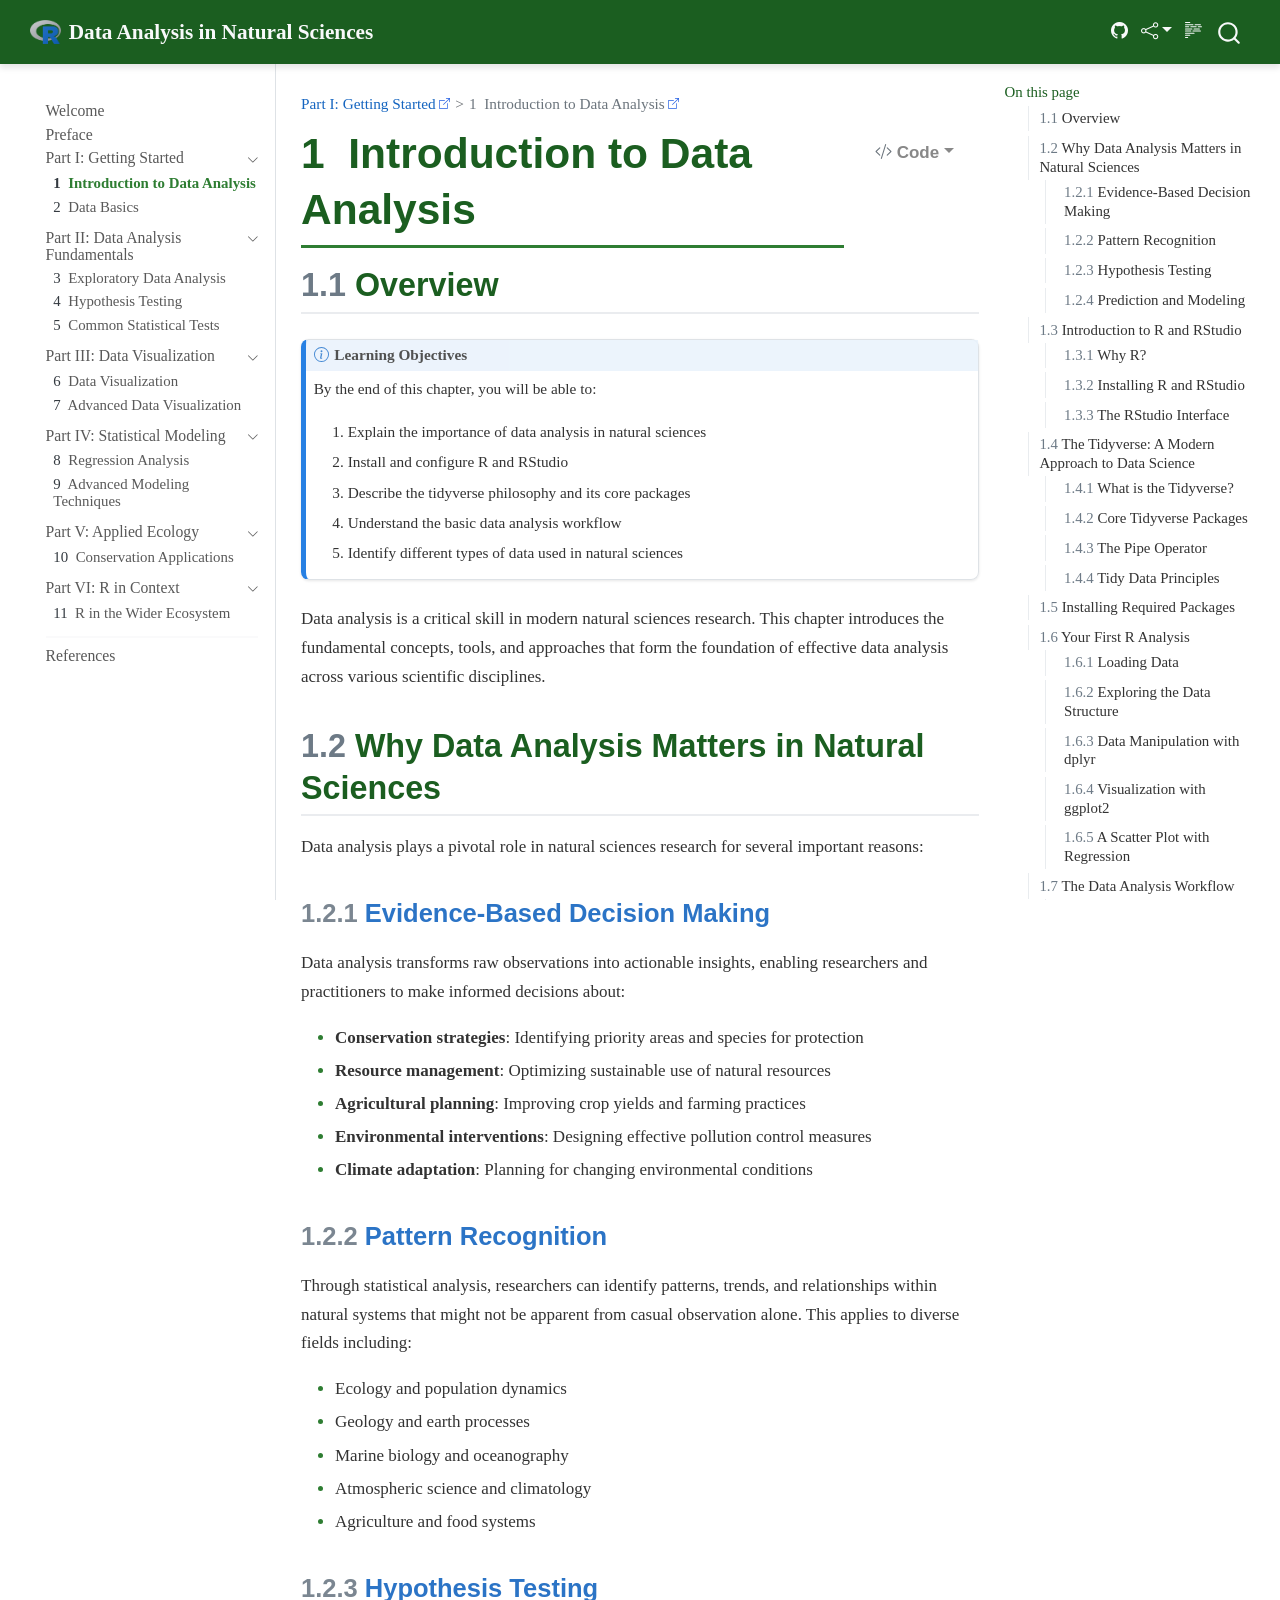
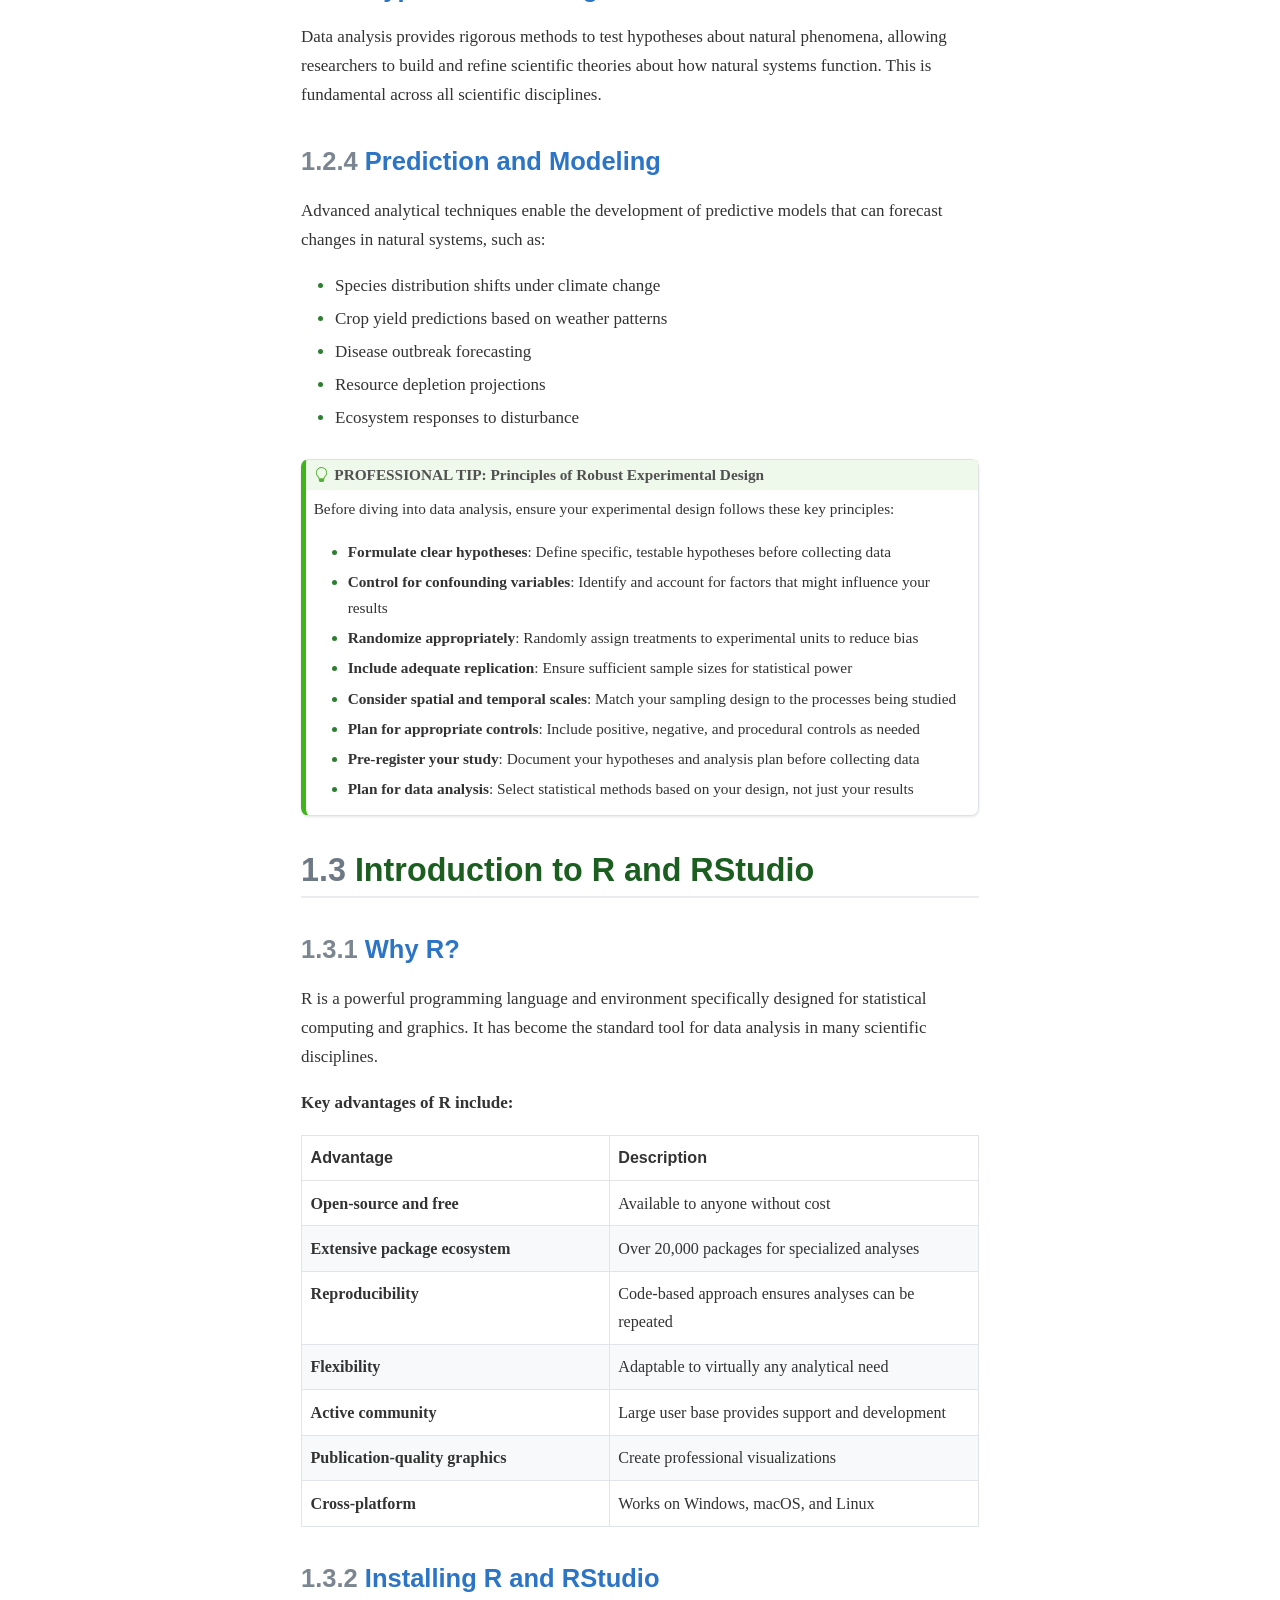
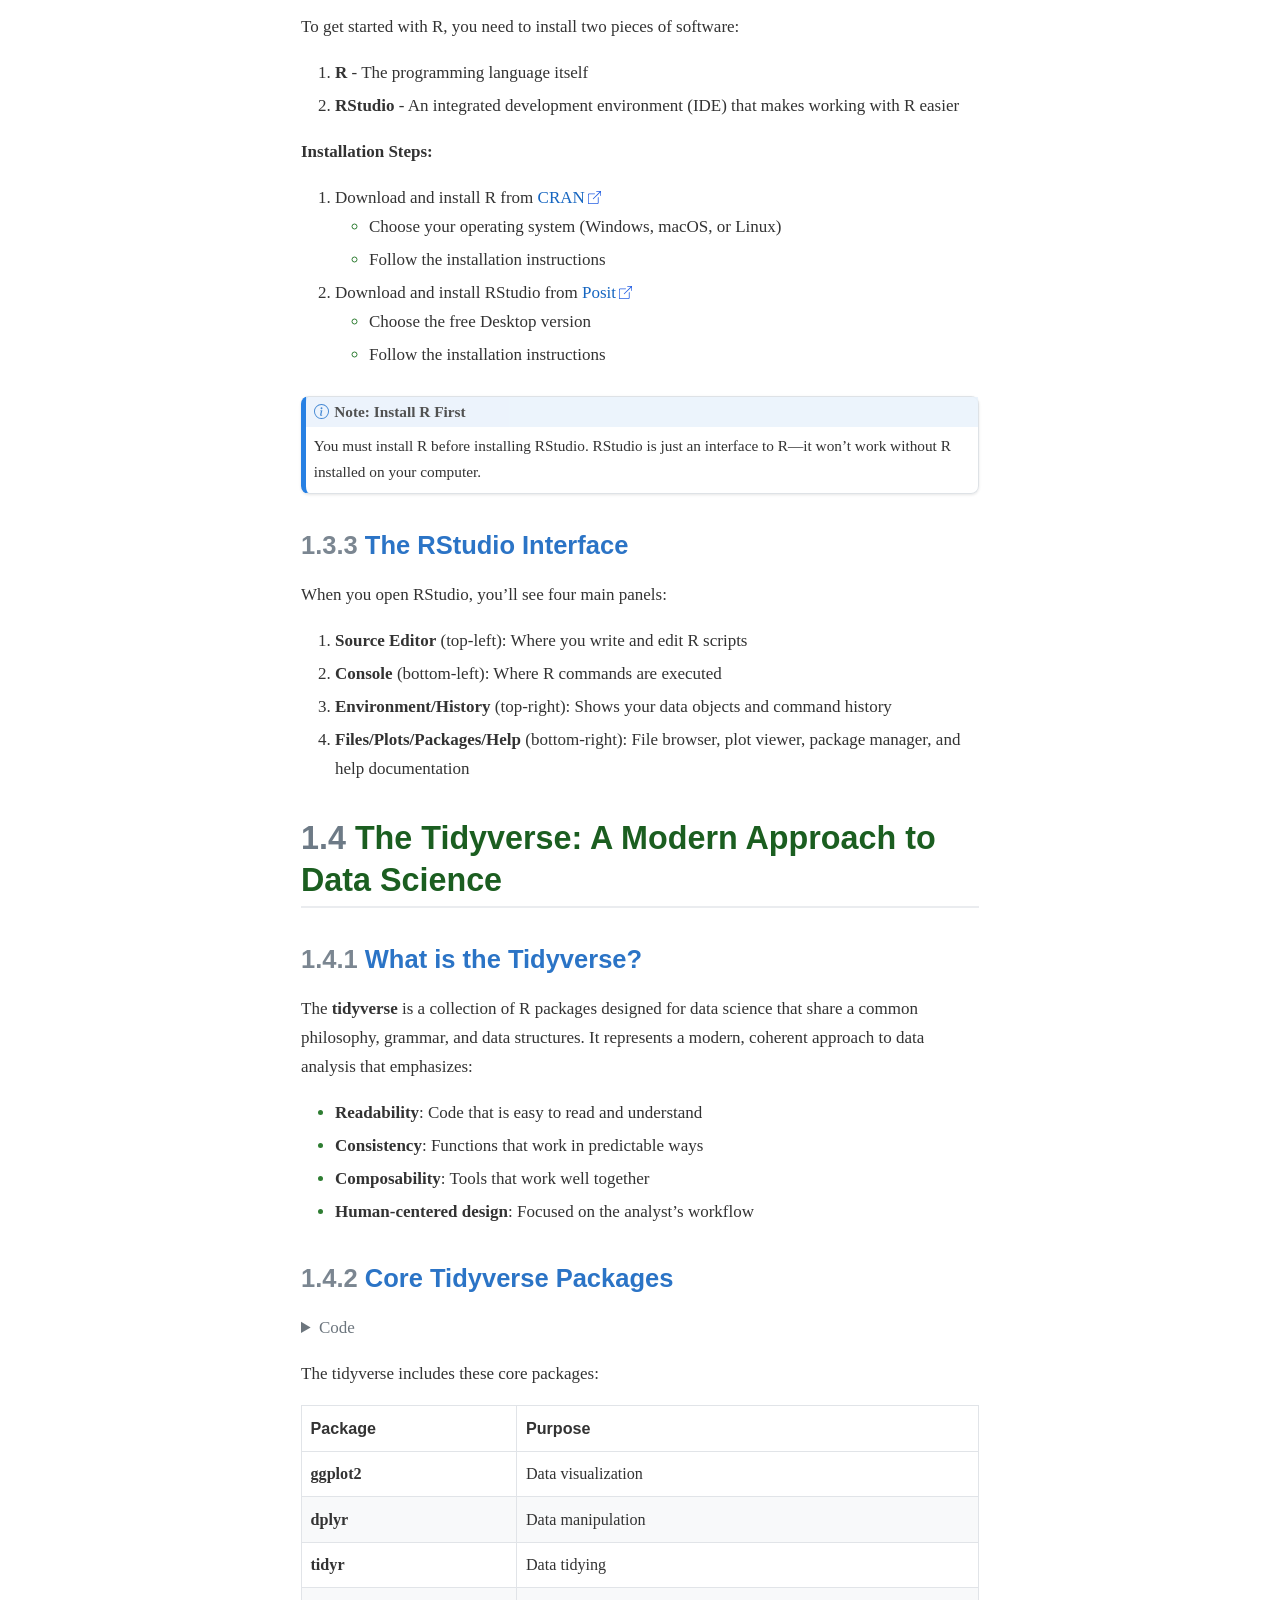
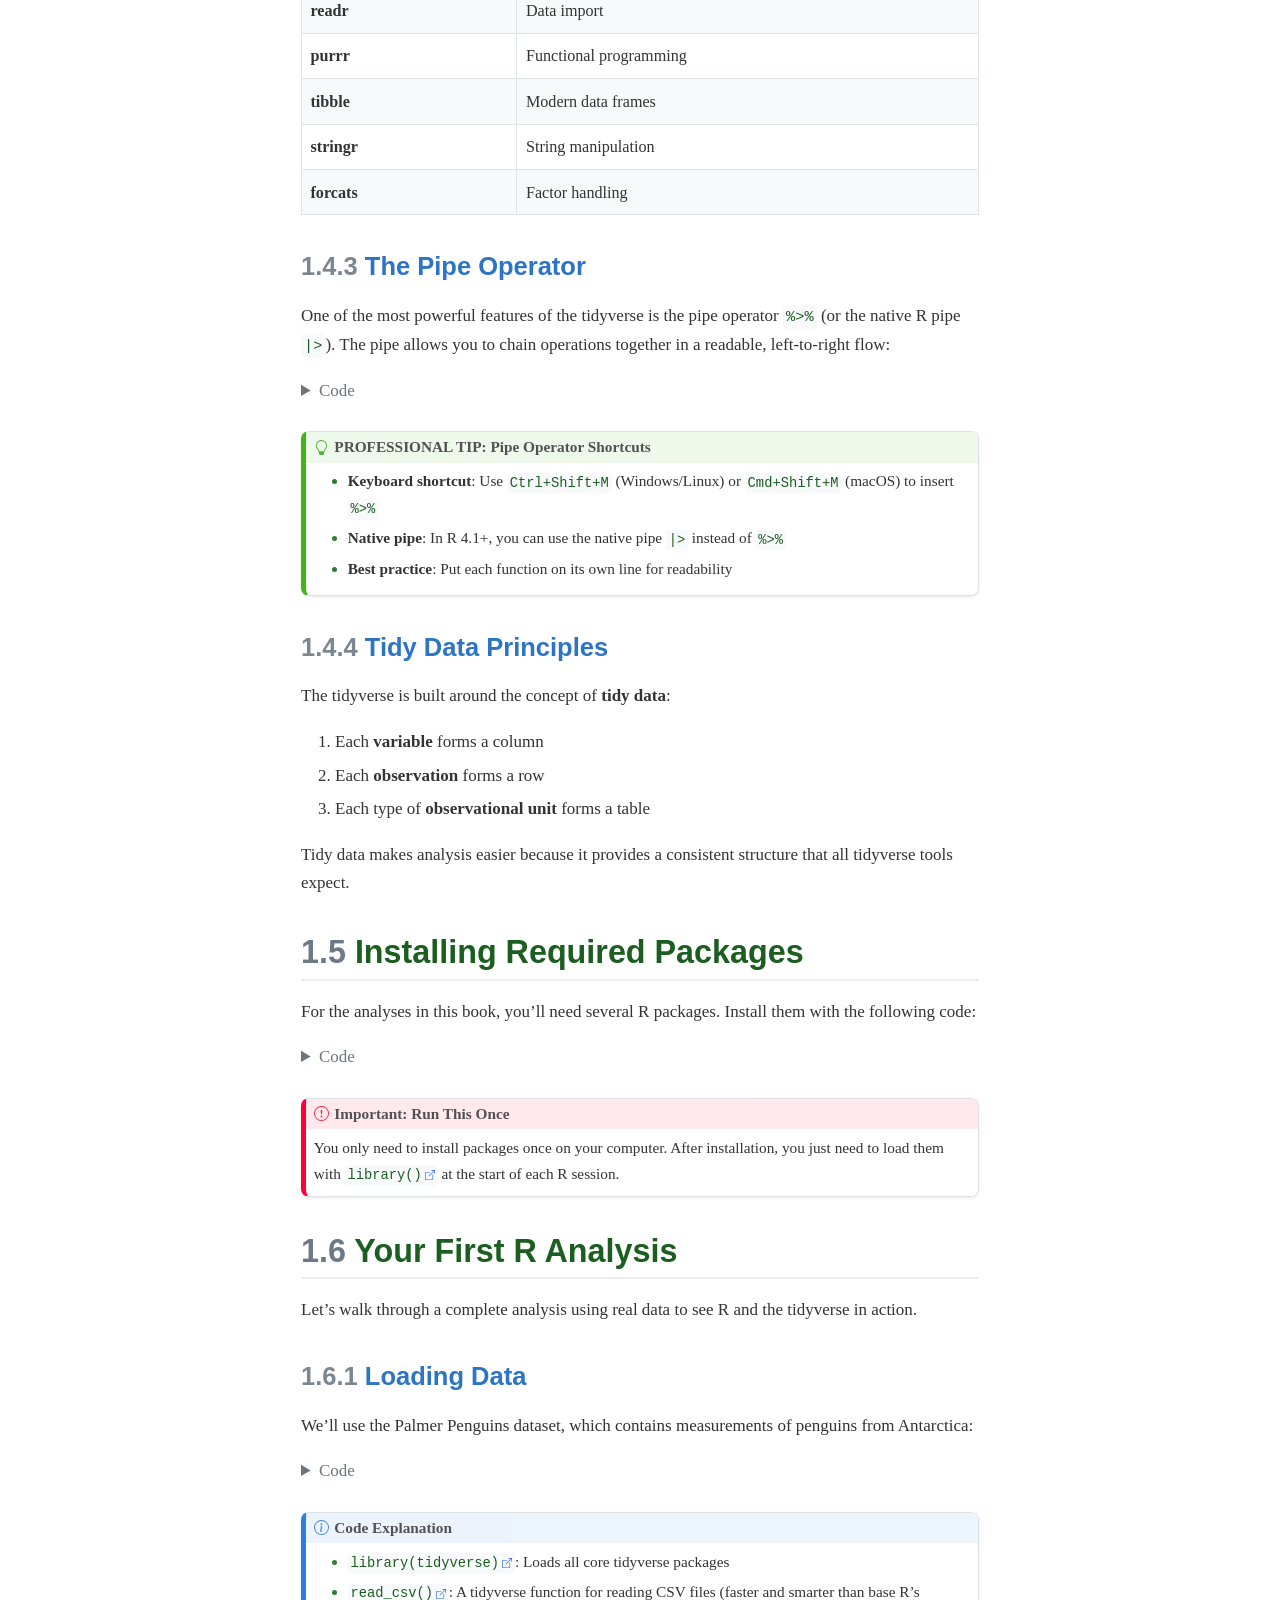
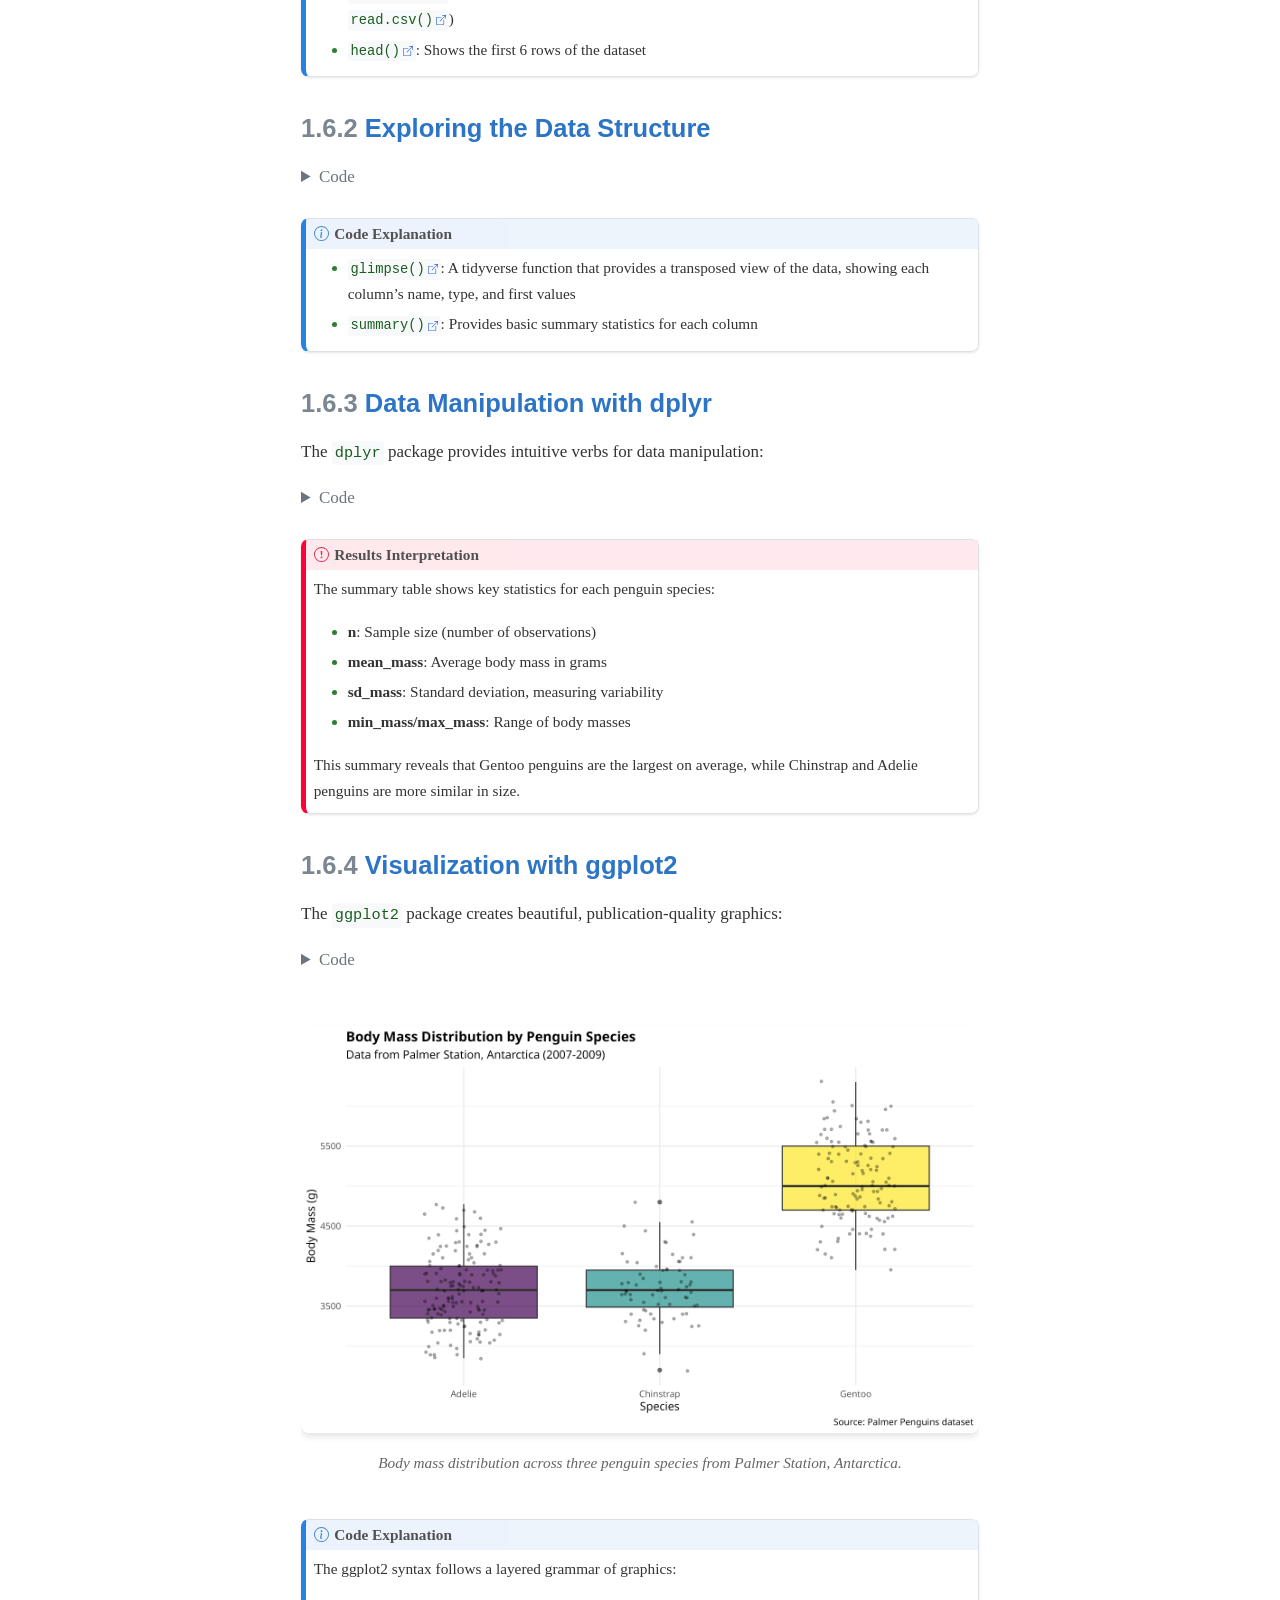
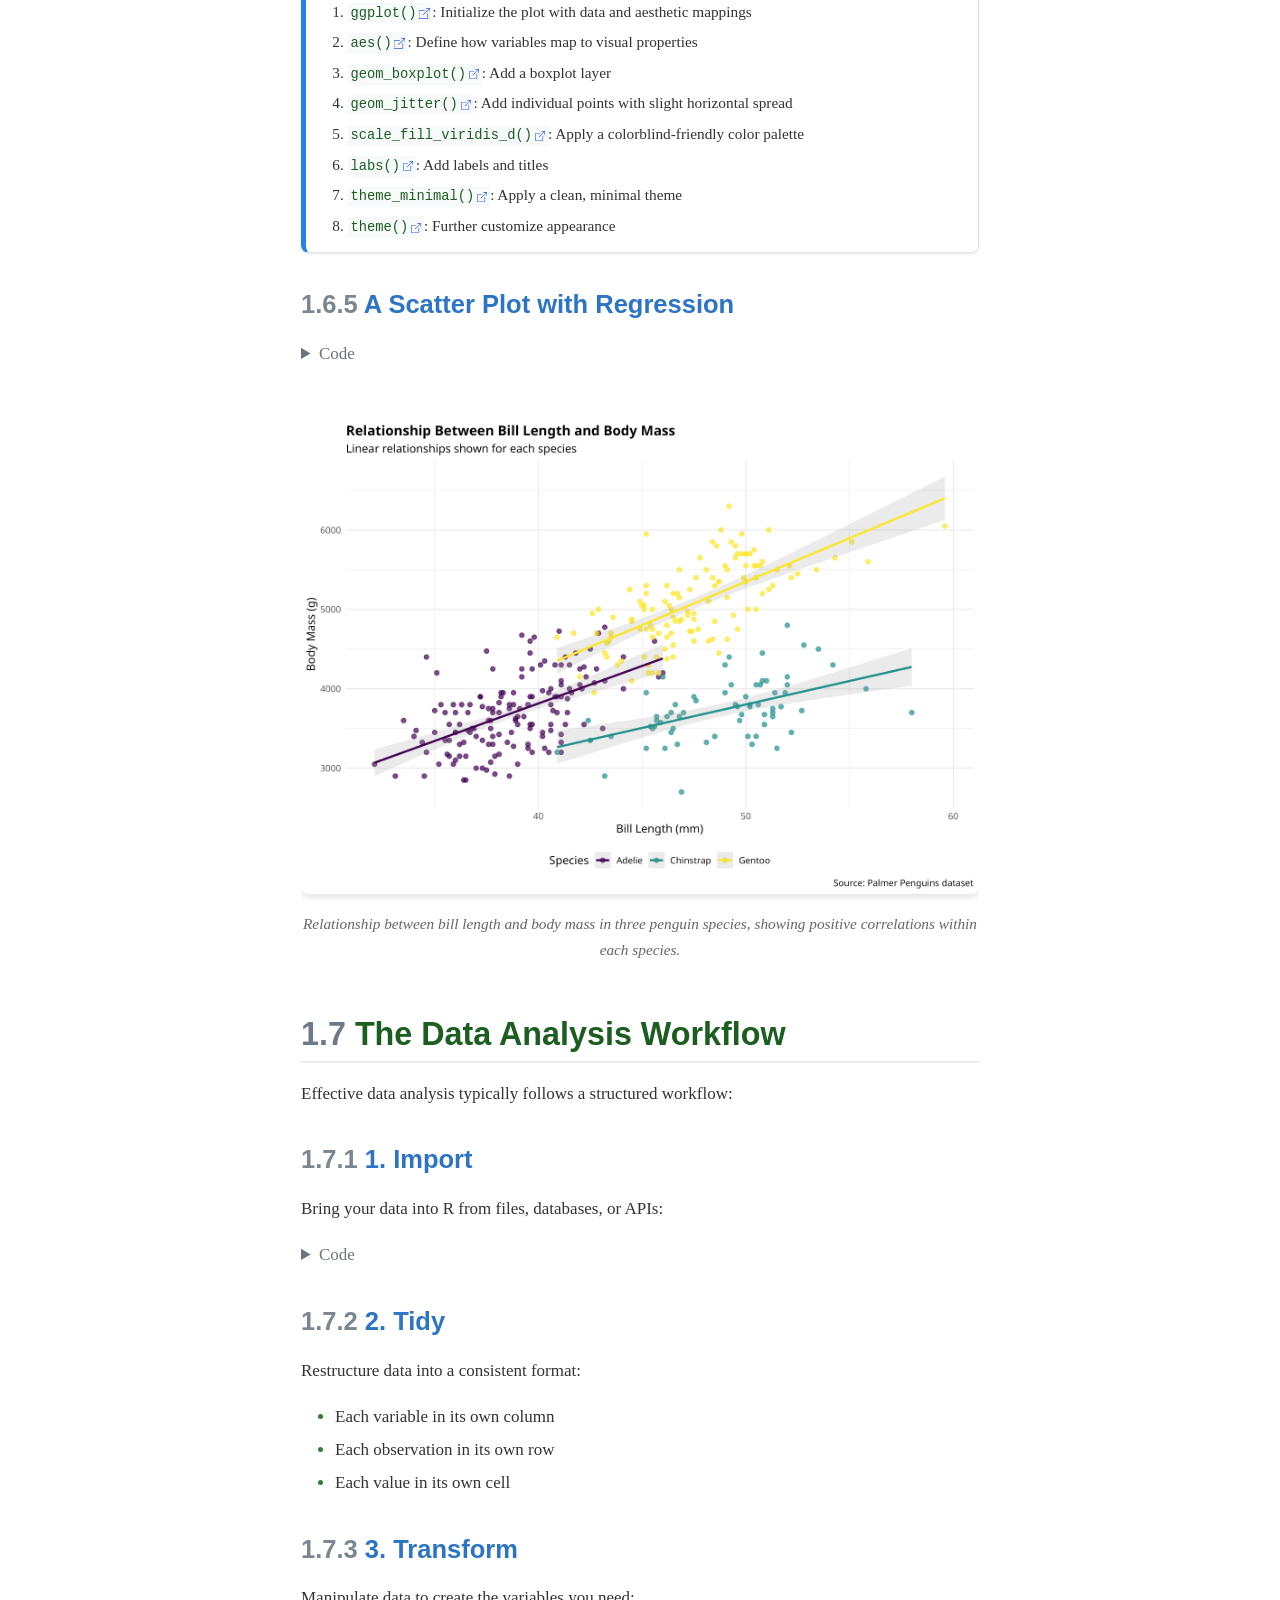
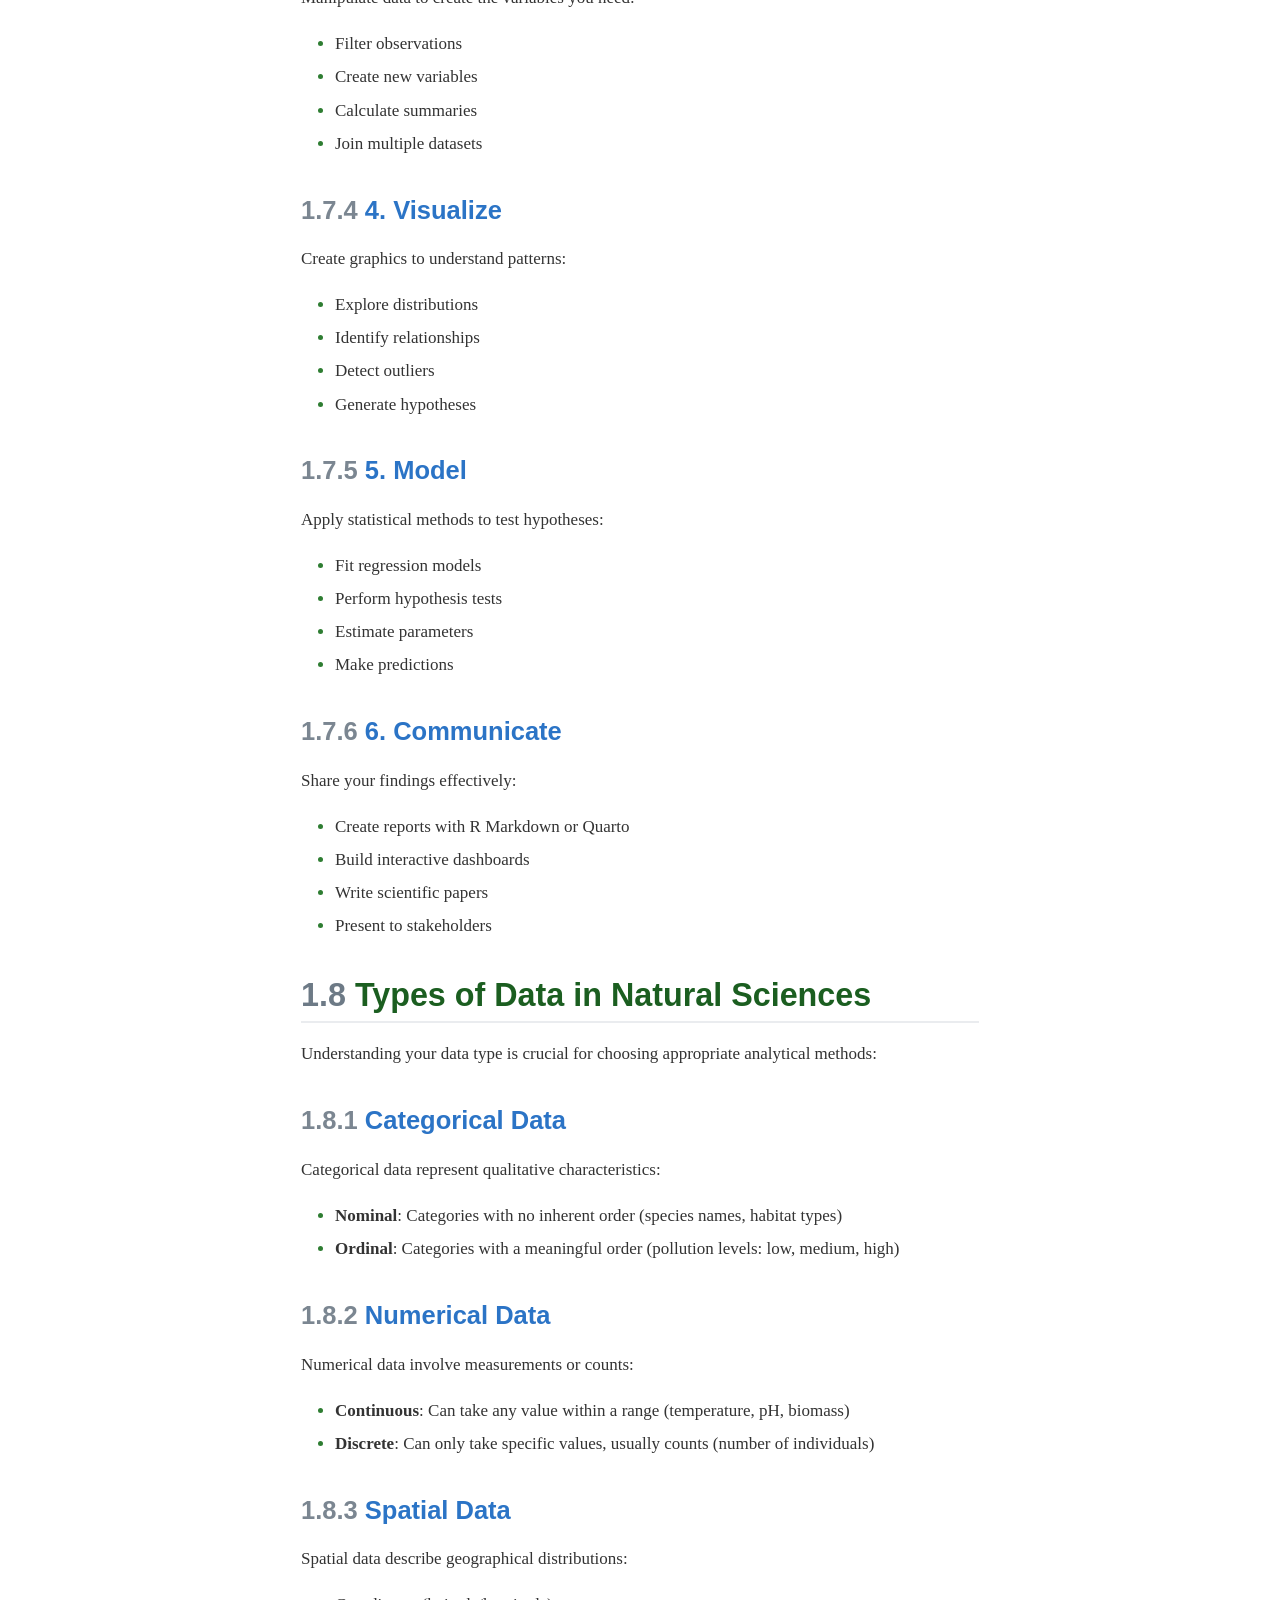
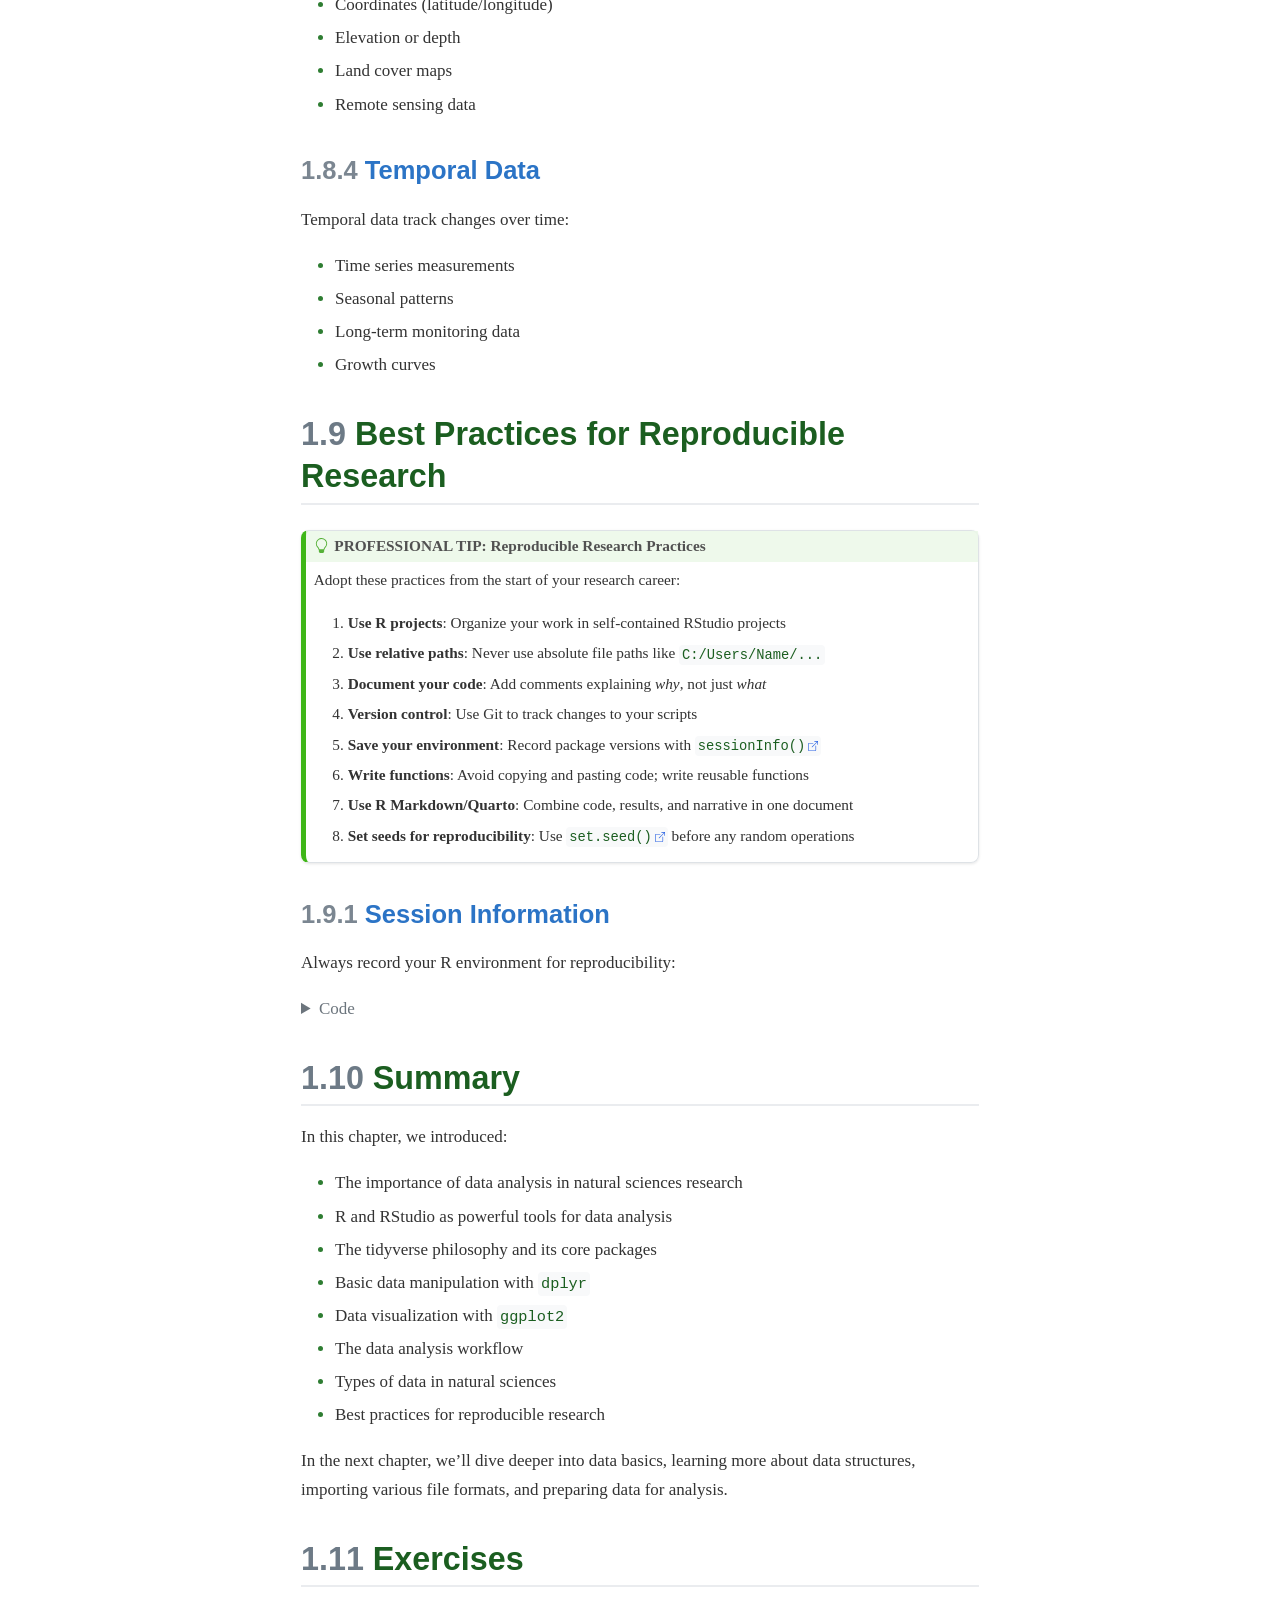
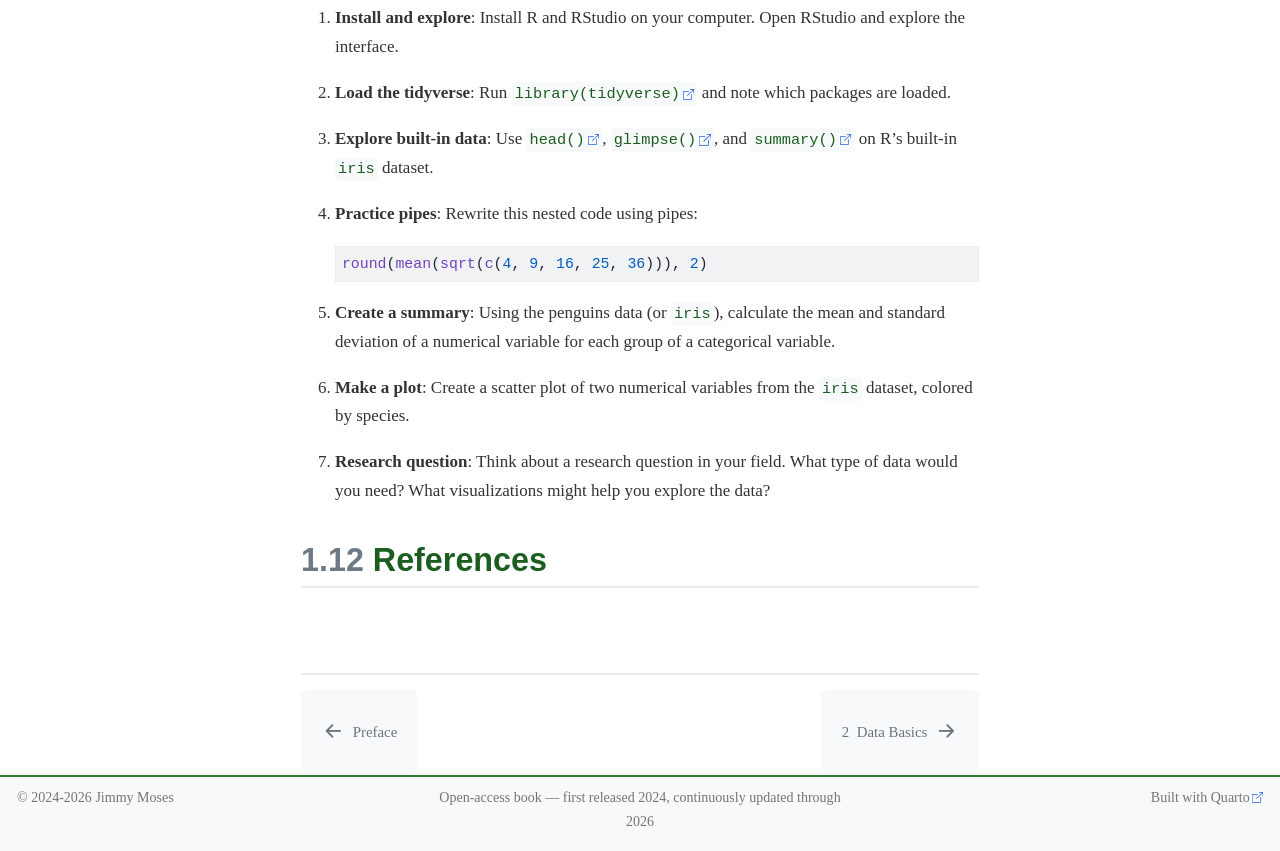
<file: docs/chapters/01-introduction.html>
<!DOCTYPE html>
<html xmlns="http://www.w3.org/1999/xhtml" lang="en" xml:lang="en"><head>
<meta http-equiv="Content-Type" content="text/html; charset=UTF-8">
<meta charset="utf-8">
<meta name="generator" content="quarto-99.9.9">
<meta name="viewport" content="width=device-width, initial-scale=1.0, user-scalable=yes">
<title>1&nbsp; Introduction to Data Analysis – Data Analysis in Natural Sciences</title>
<style>
code{white-space: pre-wrap;}
span.smallcaps{font-variant: small-caps;}
div.columns{display: flex; gap: min(4vw, 1.5em);}
div.column{flex: auto; overflow-x: auto;}
div.hanging-indent{margin-left: 1.5em; text-indent: -1.5em;}
ul.task-list{list-style: none;}
ul.task-list li input[type="checkbox"] {
  width: 0.8em;
  margin: 0 0.8em 0.2em -1em; /* quarto-specific, see https://github.com/quarto-dev/quarto-cli/issues/4556 */ 
  vertical-align: middle;
}
/* CSS for syntax highlighting */
html { -webkit-text-size-adjust: 100%; }
pre > code.sourceCode { white-space: pre; position: relative; }
pre > code.sourceCode > span { display: inline-block; line-height: 1.25; }
pre > code.sourceCode > span:empty { height: 1.2em; }
.sourceCode { overflow: visible; }
code.sourceCode > span { color: inherit; text-decoration: inherit; }
div.sourceCode { margin: 1em 0; }
pre.sourceCode { margin: 0; }
@media screen {
div.sourceCode { overflow: auto; }
}
@media print {
pre > code.sourceCode { white-space: pre-wrap; }
pre > code.sourceCode > span { text-indent: -5em; padding-left: 5em; }
}
pre.numberSource code
  { counter-reset: source-line 0; }
pre.numberSource code > span
  { position: relative; left: -4em; counter-increment: source-line; }
pre.numberSource code > span > a:first-child::before
  { content: counter(source-line);
    position: relative; left: -1em; text-align: right; vertical-align: baseline;
    border: none; display: inline-block;
    -webkit-touch-callout: none; -webkit-user-select: none;
    -khtml-user-select: none; -moz-user-select: none;
    -ms-user-select: none; user-select: none;
    padding: 0 4px; width: 4em;
  }
pre.numberSource { margin-left: 3em;  padding-left: 4px; }
div.sourceCode
  {   }
@media screen {
pre > code.sourceCode > span > a:first-child::before { text-decoration: underline; }
}
</style>

<script src="../site_libs/quarto-nav/quarto-nav.js"></script>
<script src="../site_libs/quarto-nav/headroom.min.js"></script>
<script src="../site_libs/clipboard/clipboard.min.js"></script>
<script src="../site_libs/quarto-search/autocomplete.umd.js"></script>
<script src="../site_libs/quarto-search/fuse.min.js"></script>
<script src="../site_libs/quarto-search/quarto-search.js"></script>
<meta name="quarto:offset" content="../">
<link href="../chapters/02-data-basics.html" rel="next">
<link href="../preface.html" rel="prev">
<link href="../images/Rlogo.jpg" rel="icon" type="image/jpeg">
<script src="../site_libs/quarto-html/quarto.js" type="module"></script>
<script src="../site_libs/quarto-html/tabsets/tabsets.js" type="module"></script>
<script src="../site_libs/quarto-html/popper.min.js"></script>
<script src="../site_libs/quarto-html/tippy.umd.min.js"></script>
<script src="../site_libs/quarto-html/anchor.min.js"></script>
<link href="../site_libs/quarto-html/tippy.css" rel="stylesheet">
<link href="../site_libs/quarto-html/quarto-syntax-highlighting-dark-56b67755cebbfb78539c873898544994.css" rel="stylesheet" class="quarto-color-scheme quarto-color-alternate" id="quarto-text-highlighting-styles">
<link href="../site_libs/quarto-html/quarto-syntax-highlighting-f0bc7793ffdd46ddf3b99218c6954345.css" rel="stylesheet" class="quarto-color-scheme" id="quarto-text-highlighting-styles">
<script src="../site_libs/bootstrap/bootstrap.min.js"></script>
<link href="../site_libs/bootstrap/bootstrap-icons.css" rel="stylesheet">
<link href="../site_libs/bootstrap/bootstrap-dark-5cb9b089ed55fbb2d9030d6bb4f5b5f8.min.css" rel="stylesheet" append-hash="true" class="quarto-color-scheme quarto-color-alternate" id="quarto-bootstrap" data-mode="light">
<link href="../site_libs/bootstrap/bootstrap-5cb9b089ed55fbb2d9030d6bb4f5b5f8.min.css" rel="stylesheet" append-hash="true" class="quarto-color-scheme" id="quarto-bootstrap" data-mode="light"><script id="quarto-search-options" type="application/json">{
  "location": "navbar",
  "copy-button": false,
  "collapse-after": 3,
  "panel-placement": "end",
  "type": "overlay",
  "limit": 50,
  "keyboard-shortcut": [
    "f",
    "/",
    "s"
  ],
  "language": {
    "search-no-results-text": "No results",
    "search-matching-documents-text": "matching documents",
    "search-copy-link-title": "Copy link to search",
    "search-hide-matches-text": "Hide additional matches",
    "search-more-match-text": "more match in this document",
    "search-more-matches-text": "more matches in this document",
    "search-clear-button-title": "Clear",
    "search-text-placeholder": "",
    "search-detached-cancel-button-title": "Cancel",
    "search-submit-button-title": "Submit",
    "search-label": "Search"
  }
}</script><style>html{ scroll-behavior: smooth; }</style>
<meta name="description" content="A comprehensive guide to data analysis in natural sciences using R. Learn statistical methods, data visualization, and reproducible research practices.">
<meta name="keywords" content="R programming, data analysis, statistics, ecology, natural sciences, ggplot2, tidyverse, data visualization">
<meta name="author" content="Jimmy Moses">
<link rel="stylesheet" href="../styles.css">
</head>
<body class="nav-sidebar floating nav-fixed quarto-light">

<div id="quarto-search-results"></div>
  <header id="quarto-header" class="headroom fixed-top"><nav class="navbar navbar-expand-lg " data-bs-theme="dark"><div class="navbar-container container-fluid">
      <div class="navbar-brand-container mx-auto">
    <a href="../index.html" class="navbar-brand navbar-brand-logo">
    <img src="../images/Rlogo.jpg" alt="" class="navbar-logo"></a>
    <a class="navbar-brand" href="../index.html">
    <span class="navbar-title">Data Analysis in Natural Sciences</span>
    </a>
  </div>
        <div class="quarto-navbar-tools tools-wide tools-end">
    <a href="https://github.com/jm0535/dains" title="Source Code" class="quarto-navigation-tool px-1" aria-label="Source Code"><i class="bi bi-github"></i></a>
    <div class="dropdown">
      <a href="" title="Share" id="quarto-navigation-tool-dropdown-0" class="quarto-navigation-tool dropdown-toggle px-1" data-bs-toggle="dropdown" aria-expanded="false" role="link" aria-label="Share"><i class="bi bi-share"></i></a>
      <ul class="dropdown-menu dropdown-menu-end" aria-labelledby="quarto-navigation-tool-dropdown-0">
<li>
            <a class="dropdown-item quarto-navbar-tools-item" href="https://twitter.com/intent/tweet?url=|url|">
              <i class="bi bi-twitter pe-1"></i>
            Twitter
            </a>
          </li>
          <li>
            <a class="dropdown-item quarto-navbar-tools-item" href="https://www.facebook.com/sharer/sharer.php?u=|url|">
              <i class="bi bi-facebook pe-1"></i>
            Facebook
            </a>
          </li>
          <li>
            <a class="dropdown-item quarto-navbar-tools-item" href="https://www.linkedin.com/sharing/share-offsite/?url=|url|">
              <i class="bi bi-linkedin pe-1"></i>
            LinkedIn
            </a>
          </li>
      </ul>
</div>
  <a href="" class="quarto-reader-toggle quarto-navigation-tool px-1" onclick="window.quartoToggleReader(); return false;" title="Toggle reader mode">
  <div class="quarto-reader-toggle-btn">
  <i class="bi"></i>
  </div>
</a>
</div>
          <div id="quarto-search" class="" title="Search"></div>
      </div> <!-- /container-fluid -->
    </nav><nav class="quarto-secondary-nav"><div class="container-fluid d-flex">
      <button type="button" class="quarto-btn-toggle btn" data-bs-toggle="collapse" role="button" data-bs-target=".quarto-sidebar-collapse-item" aria-controls="quarto-sidebar" aria-expanded="false" aria-label="Toggle sidebar navigation" onclick="if (window.quartoToggleHeadroom) { window.quartoToggleHeadroom(); }">
        <i class="bi bi-layout-text-sidebar-reverse"></i>
      </button>
        <nav class="quarto-page-breadcrumbs" aria-label="breadcrumb"><ol class="breadcrumb"><li class="breadcrumb-item"><a href="../chapters/01-introduction.html">Part I: Getting Started</a></li><li class="breadcrumb-item"><a href="../chapters/01-introduction.html"><span class="chapter-number">1</span>&nbsp; <span class="chapter-title">Introduction to Data Analysis</span></a></li></ol></nav>
        <a class="flex-grow-1" role="navigation" data-bs-toggle="collapse" data-bs-target=".quarto-sidebar-collapse-item" aria-controls="quarto-sidebar" aria-expanded="false" aria-label="Toggle sidebar navigation" onclick="if (window.quartoToggleHeadroom) { window.quartoToggleHeadroom(); }">      
        </a>
    </div>
  </nav></header><!-- content --><div id="quarto-content" class="quarto-container page-columns page-rows-contents page-layout-article page-navbar">
<!-- sidebar -->
  <nav id="quarto-sidebar" class="sidebar collapse collapse-horizontal quarto-sidebar-collapse-item sidebar-navigation floating overflow-auto"><div class="sidebar-menu-container"> 
    <ul class="list-unstyled mt-1">
<li class="sidebar-item">
  <div class="sidebar-item-container"> 
  <a href="../index.html" class="sidebar-item-text sidebar-link">
 <span class="menu-text">Welcome</span></a>
  </div>
</li>
        <li class="sidebar-item">
  <div class="sidebar-item-container"> 
  <a href="../preface.html" class="sidebar-item-text sidebar-link">
 <span class="menu-text">Preface</span></a>
  </div>
</li>
        <li class="sidebar-item sidebar-item-section">
      <div class="sidebar-item-container"> 
            <a class="sidebar-item-text sidebar-link text-start" data-bs-toggle="collapse" data-bs-target="#quarto-sidebar-section-1" role="navigation" aria-expanded="true">
 <span class="menu-text">Part I: Getting Started</span></a>
          <a class="sidebar-item-toggle text-start" data-bs-toggle="collapse" data-bs-target="#quarto-sidebar-section-1" role="navigation" aria-expanded="true" aria-label="Toggle section">
            <i class="bi bi-chevron-right ms-2"></i>
          </a> 
      </div>
      <ul id="quarto-sidebar-section-1" class="collapse list-unstyled sidebar-section depth1 show">
<li class="sidebar-item">
  <div class="sidebar-item-container"> 
  <a href="../chapters/01-introduction.html" class="sidebar-item-text sidebar-link active">
 <span class="menu-text"><span class="chapter-number">1</span>&nbsp; <span class="chapter-title">Introduction to Data Analysis</span></span></a>
  </div>
</li>
          <li class="sidebar-item">
  <div class="sidebar-item-container"> 
  <a href="../chapters/02-data-basics.html" class="sidebar-item-text sidebar-link">
 <span class="menu-text"><span class="chapter-number">2</span>&nbsp; <span class="chapter-title">Data Basics</span></span></a>
  </div>
</li>
      </ul>
</li>
        <li class="sidebar-item sidebar-item-section">
      <div class="sidebar-item-container"> 
            <a class="sidebar-item-text sidebar-link text-start" data-bs-toggle="collapse" data-bs-target="#quarto-sidebar-section-2" role="navigation" aria-expanded="true">
 <span class="menu-text">Part II: Data Analysis Fundamentals</span></a>
          <a class="sidebar-item-toggle text-start" data-bs-toggle="collapse" data-bs-target="#quarto-sidebar-section-2" role="navigation" aria-expanded="true" aria-label="Toggle section">
            <i class="bi bi-chevron-right ms-2"></i>
          </a> 
      </div>
      <ul id="quarto-sidebar-section-2" class="collapse list-unstyled sidebar-section depth1 show">
<li class="sidebar-item">
  <div class="sidebar-item-container"> 
  <a href="../chapters/03-exploratory-analysis.html" class="sidebar-item-text sidebar-link">
 <span class="menu-text"><span class="chapter-number">3</span>&nbsp; <span class="chapter-title">Exploratory Data Analysis</span></span></a>
  </div>
</li>
          <li class="sidebar-item">
  <div class="sidebar-item-container"> 
  <a href="../chapters/04-hypothesis-testing.html" class="sidebar-item-text sidebar-link">
 <span class="menu-text"><span class="chapter-number">4</span>&nbsp; <span class="chapter-title">Hypothesis Testing</span></span></a>
  </div>
</li>
          <li class="sidebar-item">
  <div class="sidebar-item-container"> 
  <a href="../chapters/05-statistical-tests.html" class="sidebar-item-text sidebar-link">
 <span class="menu-text"><span class="chapter-number">5</span>&nbsp; <span class="chapter-title">Common Statistical Tests</span></span></a>
  </div>
</li>
      </ul>
</li>
        <li class="sidebar-item sidebar-item-section">
      <div class="sidebar-item-container"> 
            <a class="sidebar-item-text sidebar-link text-start" data-bs-toggle="collapse" data-bs-target="#quarto-sidebar-section-3" role="navigation" aria-expanded="true">
 <span class="menu-text">Part III: Data Visualization</span></a>
          <a class="sidebar-item-toggle text-start" data-bs-toggle="collapse" data-bs-target="#quarto-sidebar-section-3" role="navigation" aria-expanded="true" aria-label="Toggle section">
            <i class="bi bi-chevron-right ms-2"></i>
          </a> 
      </div>
      <ul id="quarto-sidebar-section-3" class="collapse list-unstyled sidebar-section depth1 show">
<li class="sidebar-item">
  <div class="sidebar-item-container"> 
  <a href="../chapters/06-visualization.html" class="sidebar-item-text sidebar-link">
 <span class="menu-text"><span class="chapter-number">6</span>&nbsp; <span class="chapter-title">Data Visualization</span></span></a>
  </div>
</li>
          <li class="sidebar-item">
  <div class="sidebar-item-container"> 
  <a href="../chapters/07-advanced-visualization.html" class="sidebar-item-text sidebar-link">
 <span class="menu-text"><span class="chapter-number">7</span>&nbsp; <span class="chapter-title">Advanced Data Visualization</span></span></a>
  </div>
</li>
      </ul>
</li>
        <li class="sidebar-item sidebar-item-section">
      <div class="sidebar-item-container"> 
            <a class="sidebar-item-text sidebar-link text-start" data-bs-toggle="collapse" data-bs-target="#quarto-sidebar-section-4" role="navigation" aria-expanded="true">
 <span class="menu-text">Part IV: Statistical Modeling</span></a>
          <a class="sidebar-item-toggle text-start" data-bs-toggle="collapse" data-bs-target="#quarto-sidebar-section-4" role="navigation" aria-expanded="true" aria-label="Toggle section">
            <i class="bi bi-chevron-right ms-2"></i>
          </a> 
      </div>
      <ul id="quarto-sidebar-section-4" class="collapse list-unstyled sidebar-section depth1 show">
<li class="sidebar-item">
  <div class="sidebar-item-container"> 
  <a href="../chapters/08-regression.html" class="sidebar-item-text sidebar-link">
 <span class="menu-text"><span class="chapter-number">8</span>&nbsp; <span class="chapter-title">Regression Analysis</span></span></a>
  </div>
</li>
          <li class="sidebar-item">
  <div class="sidebar-item-container"> 
  <a href="../chapters/09-advanced-modeling.html" class="sidebar-item-text sidebar-link">
 <span class="menu-text"><span class="chapter-number">9</span>&nbsp; <span class="chapter-title">Advanced Modeling Techniques</span></span></a>
  </div>
</li>
      </ul>
</li>
        <li class="sidebar-item sidebar-item-section">
      <div class="sidebar-item-container"> 
            <a class="sidebar-item-text sidebar-link text-start" data-bs-toggle="collapse" data-bs-target="#quarto-sidebar-section-5" role="navigation" aria-expanded="true">
 <span class="menu-text">Part V: Applied Ecology</span></a>
          <a class="sidebar-item-toggle text-start" data-bs-toggle="collapse" data-bs-target="#quarto-sidebar-section-5" role="navigation" aria-expanded="true" aria-label="Toggle section">
            <i class="bi bi-chevron-right ms-2"></i>
          </a> 
      </div>
      <ul id="quarto-sidebar-section-5" class="collapse list-unstyled sidebar-section depth1 show">
<li class="sidebar-item">
  <div class="sidebar-item-container"> 
  <a href="../chapters/10-conservation.html" class="sidebar-item-text sidebar-link">
 <span class="menu-text"><span class="chapter-number">10</span>&nbsp; <span class="chapter-title">Conservation Applications</span></span></a>
  </div>
</li>
      </ul>
</li>
        <li class="sidebar-item sidebar-item-section">
      <div class="sidebar-item-container"> 
            <a class="sidebar-item-text sidebar-link text-start" data-bs-toggle="collapse" data-bs-target="#quarto-sidebar-section-6" role="navigation" aria-expanded="true">
 <span class="menu-text">Part VI: R in Context</span></a>
          <a class="sidebar-item-toggle text-start" data-bs-toggle="collapse" data-bs-target="#quarto-sidebar-section-6" role="navigation" aria-expanded="true" aria-label="Toggle section">
            <i class="bi bi-chevron-right ms-2"></i>
          </a> 
      </div>
      <ul id="quarto-sidebar-section-6" class="collapse list-unstyled sidebar-section depth1 show">
<li class="sidebar-item">
  <div class="sidebar-item-container"> 
  <a href="../chapters/11-r-integrations.html" class="sidebar-item-text sidebar-link">
 <span class="menu-text"><span class="chapter-number">11</span>&nbsp; <span class="chapter-title">R in the Wider Ecosystem</span></span></a>
  </div>
</li>
      </ul>
</li>
        <li class="px-0"><hr class="sidebar-divider hi "></li>
        <li class="sidebar-item">
  <div class="sidebar-item-container"> 
  <a href="../references.html" class="sidebar-item-text sidebar-link">
 <span class="menu-text">References</span></a>
  </div>
</li>
    </ul>
</div>
</nav><div id="quarto-sidebar-glass" class="quarto-sidebar-collapse-item" data-bs-toggle="collapse" data-bs-target=".quarto-sidebar-collapse-item"></div>
<!-- margin-sidebar -->
    <div id="quarto-margin-sidebar" class="sidebar margin-sidebar">
        <nav id="TOC" role="doc-toc" class="toc-active" data-toc-expanded="2"><h2 id="toc-title">On this page</h2>
   
  <ul>
<li><a href="#overview" id="toc-overview" class="nav-link active" data-scroll-target="#overview"><span class="header-section-number">1.1</span> Overview</a></li>
  <li>
<a href="#why-data-analysis-matters-in-natural-sciences" id="toc-why-data-analysis-matters-in-natural-sciences" class="nav-link" data-scroll-target="#why-data-analysis-matters-in-natural-sciences"><span class="header-section-number">1.2</span> Why Data Analysis Matters in Natural Sciences</a>
  <ul class="collapse">
<li><a href="#evidence-based-decision-making" id="toc-evidence-based-decision-making" class="nav-link" data-scroll-target="#evidence-based-decision-making"><span class="header-section-number">1.2.1</span> Evidence-Based Decision Making</a></li>
  <li><a href="#pattern-recognition" id="toc-pattern-recognition" class="nav-link" data-scroll-target="#pattern-recognition"><span class="header-section-number">1.2.2</span> Pattern Recognition</a></li>
  <li><a href="#hypothesis-testing" id="toc-hypothesis-testing" class="nav-link" data-scroll-target="#hypothesis-testing"><span class="header-section-number">1.2.3</span> Hypothesis Testing</a></li>
  <li><a href="#prediction-and-modeling" id="toc-prediction-and-modeling" class="nav-link" data-scroll-target="#prediction-and-modeling"><span class="header-section-number">1.2.4</span> Prediction and Modeling</a></li>
  </ul>
</li>
  <li>
<a href="#introduction-to-r-and-rstudio" id="toc-introduction-to-r-and-rstudio" class="nav-link" data-scroll-target="#introduction-to-r-and-rstudio"><span class="header-section-number">1.3</span> Introduction to R and RStudio</a>
  <ul class="collapse">
<li><a href="#why-r" id="toc-why-r" class="nav-link" data-scroll-target="#why-r"><span class="header-section-number">1.3.1</span> Why R?</a></li>
  <li><a href="#installing-r-and-rstudio" id="toc-installing-r-and-rstudio" class="nav-link" data-scroll-target="#installing-r-and-rstudio"><span class="header-section-number">1.3.2</span> Installing R and RStudio</a></li>
  <li><a href="#the-rstudio-interface" id="toc-the-rstudio-interface" class="nav-link" data-scroll-target="#the-rstudio-interface"><span class="header-section-number">1.3.3</span> The RStudio Interface</a></li>
  </ul>
</li>
  <li>
<a href="#the-tidyverse-a-modern-approach-to-data-science" id="toc-the-tidyverse-a-modern-approach-to-data-science" class="nav-link" data-scroll-target="#the-tidyverse-a-modern-approach-to-data-science"><span class="header-section-number">1.4</span> The Tidyverse: A Modern Approach to Data Science</a>
  <ul class="collapse">
<li><a href="#what-is-the-tidyverse" id="toc-what-is-the-tidyverse" class="nav-link" data-scroll-target="#what-is-the-tidyverse"><span class="header-section-number">1.4.1</span> What is the Tidyverse?</a></li>
  <li><a href="#core-tidyverse-packages" id="toc-core-tidyverse-packages" class="nav-link" data-scroll-target="#core-tidyverse-packages"><span class="header-section-number">1.4.2</span> Core Tidyverse Packages</a></li>
  <li><a href="#the-pipe-operator" id="toc-the-pipe-operator" class="nav-link" data-scroll-target="#the-pipe-operator"><span class="header-section-number">1.4.3</span> The Pipe Operator</a></li>
  <li><a href="#tidy-data-principles" id="toc-tidy-data-principles" class="nav-link" data-scroll-target="#tidy-data-principles"><span class="header-section-number">1.4.4</span> Tidy Data Principles</a></li>
  </ul>
</li>
  <li><a href="#installing-required-packages" id="toc-installing-required-packages" class="nav-link" data-scroll-target="#installing-required-packages"><span class="header-section-number">1.5</span> Installing Required Packages</a></li>
  <li>
<a href="#your-first-r-analysis" id="toc-your-first-r-analysis" class="nav-link" data-scroll-target="#your-first-r-analysis"><span class="header-section-number">1.6</span> Your First R Analysis</a>
  <ul class="collapse">
<li><a href="#loading-data" id="toc-loading-data" class="nav-link" data-scroll-target="#loading-data"><span class="header-section-number">1.6.1</span> Loading Data</a></li>
  <li><a href="#exploring-the-data-structure" id="toc-exploring-the-data-structure" class="nav-link" data-scroll-target="#exploring-the-data-structure"><span class="header-section-number">1.6.2</span> Exploring the Data Structure</a></li>
  <li><a href="#data-manipulation-with-dplyr" id="toc-data-manipulation-with-dplyr" class="nav-link" data-scroll-target="#data-manipulation-with-dplyr"><span class="header-section-number">1.6.3</span> Data Manipulation with dplyr</a></li>
  <li><a href="#visualization-with-ggplot2" id="toc-visualization-with-ggplot2" class="nav-link" data-scroll-target="#visualization-with-ggplot2"><span class="header-section-number">1.6.4</span> Visualization with ggplot2</a></li>
  <li><a href="#a-scatter-plot-with-regression" id="toc-a-scatter-plot-with-regression" class="nav-link" data-scroll-target="#a-scatter-plot-with-regression"><span class="header-section-number">1.6.5</span> A Scatter Plot with Regression</a></li>
  </ul>
</li>
  <li>
<a href="#the-data-analysis-workflow" id="toc-the-data-analysis-workflow" class="nav-link" data-scroll-target="#the-data-analysis-workflow"><span class="header-section-number">1.7</span> The Data Analysis Workflow</a>
  <ul class="collapse">
<li><a href="#import" id="toc-import" class="nav-link" data-scroll-target="#import"><span class="header-section-number">1.7.1</span> 1. Import</a></li>
  <li><a href="#tidy" id="toc-tidy" class="nav-link" data-scroll-target="#tidy"><span class="header-section-number">1.7.2</span> 2. Tidy</a></li>
  <li><a href="#transform" id="toc-transform" class="nav-link" data-scroll-target="#transform"><span class="header-section-number">1.7.3</span> 3. Transform</a></li>
  <li><a href="#visualize" id="toc-visualize" class="nav-link" data-scroll-target="#visualize"><span class="header-section-number">1.7.4</span> 4. Visualize</a></li>
  <li><a href="#model" id="toc-model" class="nav-link" data-scroll-target="#model"><span class="header-section-number">1.7.5</span> 5. Model</a></li>
  <li><a href="#communicate" id="toc-communicate" class="nav-link" data-scroll-target="#communicate"><span class="header-section-number">1.7.6</span> 6. Communicate</a></li>
  </ul>
</li>
  <li>
<a href="#types-of-data-in-natural-sciences" id="toc-types-of-data-in-natural-sciences" class="nav-link" data-scroll-target="#types-of-data-in-natural-sciences"><span class="header-section-number">1.8</span> Types of Data in Natural Sciences</a>
  <ul class="collapse">
<li><a href="#categorical-data" id="toc-categorical-data" class="nav-link" data-scroll-target="#categorical-data"><span class="header-section-number">1.8.1</span> Categorical Data</a></li>
  <li><a href="#numerical-data" id="toc-numerical-data" class="nav-link" data-scroll-target="#numerical-data"><span class="header-section-number">1.8.2</span> Numerical Data</a></li>
  <li><a href="#spatial-data" id="toc-spatial-data" class="nav-link" data-scroll-target="#spatial-data"><span class="header-section-number">1.8.3</span> Spatial Data</a></li>
  <li><a href="#temporal-data" id="toc-temporal-data" class="nav-link" data-scroll-target="#temporal-data"><span class="header-section-number">1.8.4</span> Temporal Data</a></li>
  </ul>
</li>
  <li>
<a href="#best-practices-for-reproducible-research" id="toc-best-practices-for-reproducible-research" class="nav-link" data-scroll-target="#best-practices-for-reproducible-research"><span class="header-section-number">1.9</span> Best Practices for Reproducible Research</a>
  <ul class="collapse">
<li><a href="#session-information" id="toc-session-information" class="nav-link" data-scroll-target="#session-information"><span class="header-section-number">1.9.1</span> Session Information</a></li>
  </ul>
</li>
  <li><a href="#summary" id="toc-summary" class="nav-link" data-scroll-target="#summary"><span class="header-section-number">1.10</span> Summary</a></li>
  <li><a href="#exercises" id="toc-exercises" class="nav-link" data-scroll-target="#exercises"><span class="header-section-number">1.11</span> Exercises</a></li>
  <li><a href="#references" id="toc-references" class="nav-link" data-scroll-target="#references"><span class="header-section-number">1.12</span> References</a></li>
  </ul><div class="toc-actions"><ul><li><a href="https://github.com/jm0535/dains/edit/main/chapters/01-introduction.qmd" class="toc-action"><i class="bi bi-github"></i>Edit this page</a></li><li><a href="https://github.com/jm0535/dains/issues/new" class="toc-action"><i class="bi empty"></i>Report an issue</a></li><li><a href="https://github.com/jm0535/dains/blob/main/chapters/01-introduction.qmd" class="toc-action"><i class="bi empty"></i>View source</a></li></ul></div></nav>
    </div>
<!-- main -->
<main class="content" id="quarto-document-content"><header id="title-block-header" class="quarto-title-block default"><nav class="quarto-page-breadcrumbs quarto-title-breadcrumbs d-none d-lg-block" aria-label="breadcrumb"><ol class="breadcrumb"><li class="breadcrumb-item"><a href="../chapters/01-introduction.html">Part I: Getting Started</a></li><li class="breadcrumb-item"><a href="../chapters/01-introduction.html"><span class="chapter-number">1</span>&nbsp; <span class="chapter-title">Introduction to Data Analysis</span></a></li></ol></nav><div class="quarto-title">
<div class="quarto-title-block"><div><h1 class="title">
<span class="chapter-number">1</span>&nbsp; <span class="chapter-title">Introduction to Data Analysis</span>
</h1><button type="button" class="btn code-tools-button dropdown-toggle" id="quarto-code-tools-menu" data-bs-toggle="dropdown" aria-expanded="false"><i class="bi"></i> Code</button><ul class="dropdown-menu dropdown-menu-end" aria-labelelledby="quarto-code-tools-menu"><li><a id="quarto-show-all-code" class="dropdown-item" href="javascript:void(0)" role="button">Show All Code</a></li><li><a id="quarto-hide-all-code" class="dropdown-item" href="javascript:void(0)" role="button">Hide All Code</a></li><li><hr class="dropdown-divider"></li><li><a id="quarto-view-source" class="dropdown-item" href="javascript:void(0)" role="button">View Source</a></li></ul></div></div>
</div>



<div class="quarto-title-meta">

    
  
    
  </div>
  


</header><section id="overview" class="level2" data-number="1.1"><h2 data-number="1.1" class="anchored" data-anchor-id="overview">
<span class="header-section-number">1.1</span> Overview</h2>
<div class="callout callout-style-default callout-note callout-titled">
<div class="callout-header d-flex align-content-center">
<div class="callout-icon-container">
<i class="callout-icon"></i>
</div>
<div class="callout-title-container flex-fill">
Learning Objectives
</div>
</div>
<div class="callout-body-container callout-body">
<p>By the end of this chapter, you will be able to:</p>
<ol type="1">
<li>Explain the importance of data analysis in natural sciences</li>
<li>Install and configure R and RStudio</li>
<li>Describe the tidyverse philosophy and its core packages</li>
<li>Understand the basic data analysis workflow</li>
<li>Identify different types of data used in natural sciences</li>
</ol>
</div>
</div>
<p>Data analysis is a critical skill in modern natural sciences research. This chapter introduces the fundamental concepts, tools, and approaches that form the foundation of effective data analysis across various scientific disciplines.</p>
</section><section id="why-data-analysis-matters-in-natural-sciences" class="level2" data-number="1.2"><h2 data-number="1.2" class="anchored" data-anchor-id="why-data-analysis-matters-in-natural-sciences">
<span class="header-section-number">1.2</span> Why Data Analysis Matters in Natural Sciences</h2>
<p>Data analysis plays a pivotal role in natural sciences research for several important reasons:</p>
<section id="evidence-based-decision-making" class="level3" data-number="1.2.1"><h3 data-number="1.2.1" class="anchored" data-anchor-id="evidence-based-decision-making">
<span class="header-section-number">1.2.1</span> Evidence-Based Decision Making</h3>
<p>Data analysis transforms raw observations into actionable insights, enabling researchers and practitioners to make informed decisions about:</p>
<ul>
<li>
<strong>Conservation strategies</strong>: Identifying priority areas and species for protection</li>
<li>
<strong>Resource management</strong>: Optimizing sustainable use of natural resources</li>
<li>
<strong>Agricultural planning</strong>: Improving crop yields and farming practices</li>
<li>
<strong>Environmental interventions</strong>: Designing effective pollution control measures</li>
<li>
<strong>Climate adaptation</strong>: Planning for changing environmental conditions</li>
</ul></section><section id="pattern-recognition" class="level3" data-number="1.2.2"><h3 data-number="1.2.2" class="anchored" data-anchor-id="pattern-recognition">
<span class="header-section-number">1.2.2</span> Pattern Recognition</h3>
<p>Through statistical analysis, researchers can identify patterns, trends, and relationships within natural systems that might not be apparent from casual observation alone. This applies to diverse fields including:</p>
<ul>
<li>Ecology and population dynamics</li>
<li>Geology and earth processes</li>
<li>Marine biology and oceanography</li>
<li>Atmospheric science and climatology</li>
<li>Agriculture and food systems</li>
</ul></section><section id="hypothesis-testing" class="level3" data-number="1.2.3"><h3 data-number="1.2.3" class="anchored" data-anchor-id="hypothesis-testing">
<span class="header-section-number">1.2.3</span> Hypothesis Testing</h3>
<p>Data analysis provides rigorous methods to test hypotheses about natural phenomena, allowing researchers to build and refine scientific theories about how natural systems function. This is fundamental across all scientific disciplines.</p>
</section><section id="prediction-and-modeling" class="level3" data-number="1.2.4"><h3 data-number="1.2.4" class="anchored" data-anchor-id="prediction-and-modeling">
<span class="header-section-number">1.2.4</span> Prediction and Modeling</h3>
<p>Advanced analytical techniques enable the development of predictive models that can forecast changes in natural systems, such as:</p>
<ul>
<li>Species distribution shifts under climate change</li>
<li>Crop yield predictions based on weather patterns</li>
<li>Disease outbreak forecasting</li>
<li>Resource depletion projections</li>
<li>Ecosystem responses to disturbance</li>
</ul>
<div class="callout callout-style-default callout-tip callout-titled">
<div class="callout-header d-flex align-content-center">
<div class="callout-icon-container">
<i class="callout-icon"></i>
</div>
<div class="callout-title-container flex-fill">
PROFESSIONAL TIP: Principles of Robust Experimental Design
</div>
</div>
<div class="callout-body-container callout-body">
<p>Before diving into data analysis, ensure your experimental design follows these key principles:</p>
<ul>
<li>
<strong>Formulate clear hypotheses</strong>: Define specific, testable hypotheses before collecting data</li>
<li>
<strong>Control for confounding variables</strong>: Identify and account for factors that might influence your results</li>
<li>
<strong>Randomize appropriately</strong>: Randomly assign treatments to experimental units to reduce bias</li>
<li>
<strong>Include adequate replication</strong>: Ensure sufficient sample sizes for statistical power</li>
<li>
<strong>Consider spatial and temporal scales</strong>: Match your sampling design to the processes being studied</li>
<li>
<strong>Plan for appropriate controls</strong>: Include positive, negative, and procedural controls as needed</li>
<li>
<strong>Pre-register your study</strong>: Document your hypotheses and analysis plan before collecting data</li>
<li>
<strong>Plan for data analysis</strong>: Select statistical methods based on your design, not just your results</li>
</ul>
</div>
</div>
</section></section><section id="introduction-to-r-and-rstudio" class="level2" data-number="1.3"><h2 data-number="1.3" class="anchored" data-anchor-id="introduction-to-r-and-rstudio">
<span class="header-section-number">1.3</span> Introduction to R and RStudio</h2>
<section id="why-r" class="level3" data-number="1.3.1"><h3 data-number="1.3.1" class="anchored" data-anchor-id="why-r">
<span class="header-section-number">1.3.1</span> Why R?</h3>
<p>R is a powerful programming language and environment specifically designed for statistical computing and graphics. It has become the standard tool for data analysis in many scientific disciplines.</p>
<p><strong>Key advantages of R include:</strong></p>
<table class="caption-top table">
<colgroup>
<col style="width: 45%">
<col style="width: 54%">
</colgroup>
<thead><tr class="header">
<th>Advantage</th>
<th>Description</th>
</tr></thead>
<tbody>
<tr class="odd">
<td><strong>Open-source and free</strong></td>
<td>Available to anyone without cost</td>
</tr>
<tr class="even">
<td><strong>Extensive package ecosystem</strong></td>
<td>Over 20,000 packages for specialized analyses</td>
</tr>
<tr class="odd">
<td><strong>Reproducibility</strong></td>
<td>Code-based approach ensures analyses can be repeated</td>
</tr>
<tr class="even">
<td><strong>Flexibility</strong></td>
<td>Adaptable to virtually any analytical need</td>
</tr>
<tr class="odd">
<td><strong>Active community</strong></td>
<td>Large user base provides support and development</td>
</tr>
<tr class="even">
<td><strong>Publication-quality graphics</strong></td>
<td>Create professional visualizations</td>
</tr>
<tr class="odd">
<td><strong>Cross-platform</strong></td>
<td>Works on Windows, macOS, and Linux</td>
</tr>
</tbody>
</table></section><section id="installing-r-and-rstudio" class="level3" data-number="1.3.2"><h3 data-number="1.3.2" class="anchored" data-anchor-id="installing-r-and-rstudio">
<span class="header-section-number">1.3.2</span> Installing R and RStudio</h3>
<p>To get started with R, you need to install two pieces of software:</p>
<ol type="1">
<li>
<strong>R</strong> - The programming language itself</li>
<li>
<strong>RStudio</strong> - An integrated development environment (IDE) that makes working with R easier</li>
</ol>
<p><strong>Installation Steps:</strong></p>
<ol type="1">
<li>Download and install R from <a href="https://cran.r-project.org/">CRAN</a>
<ul>
<li>Choose your operating system (Windows, macOS, or Linux)</li>
<li>Follow the installation instructions</li>
</ul>
</li>
<li>Download and install RStudio from <a href="https://posit.co/download/rstudio-desktop/">Posit</a>
<ul>
<li>Choose the free Desktop version</li>
<li>Follow the installation instructions</li>
</ul>
</li>
</ol>
<div class="callout callout-style-default callout-note callout-titled">
<div class="callout-header d-flex align-content-center">
<div class="callout-icon-container">
<i class="callout-icon"></i>
</div>
<div class="callout-title-container flex-fill">
Note: Install R First
</div>
</div>
<div class="callout-body-container callout-body">
<p>You must install R before installing RStudio. RStudio is just an interface to R—it won’t work without R installed on your computer.</p>
</div>
</div>
</section><section id="the-rstudio-interface" class="level3" data-number="1.3.3"><h3 data-number="1.3.3" class="anchored" data-anchor-id="the-rstudio-interface">
<span class="header-section-number">1.3.3</span> The RStudio Interface</h3>
<p>When you open RStudio, you’ll see four main panels:</p>
<ol type="1">
<li>
<strong>Source Editor</strong> (top-left): Where you write and edit R scripts</li>
<li>
<strong>Console</strong> (bottom-left): Where R commands are executed</li>
<li>
<strong>Environment/History</strong> (top-right): Shows your data objects and command history</li>
<li>
<strong>Files/Plots/Packages/Help</strong> (bottom-right): File browser, plot viewer, package manager, and help documentation</li>
</ol></section></section><section id="the-tidyverse-a-modern-approach-to-data-science" class="level2" data-number="1.4"><h2 data-number="1.4" class="anchored" data-anchor-id="the-tidyverse-a-modern-approach-to-data-science">
<span class="header-section-number">1.4</span> The Tidyverse: A Modern Approach to Data Science</h2>
<section id="what-is-the-tidyverse" class="level3" data-number="1.4.1"><h3 data-number="1.4.1" class="anchored" data-anchor-id="what-is-the-tidyverse">
<span class="header-section-number">1.4.1</span> What is the Tidyverse?</h3>
<p>The <strong>tidyverse</strong> is a collection of R packages designed for data science that share a common philosophy, grammar, and data structures. It represents a modern, coherent approach to data analysis that emphasizes:</p>
<ul>
<li>
<strong>Readability</strong>: Code that is easy to read and understand</li>
<li>
<strong>Consistency</strong>: Functions that work in predictable ways</li>
<li>
<strong>Composability</strong>: Tools that work well together</li>
<li>
<strong>Human-centered design</strong>: Focused on the analyst’s workflow</li>
</ul></section><section id="core-tidyverse-packages" class="level3" data-number="1.4.2"><h3 data-number="1.4.2" class="anchored" data-anchor-id="core-tidyverse-packages">
<span class="header-section-number">1.4.2</span> Core Tidyverse Packages</h3>
<div class="cell" data-layout-align="center">
<details class="code-fold"><summary>Code</summary><div class="sourceCode" id="cb1"><pre class="downlit sourceCode r code-with-copy"><code class="sourceCode R"><span><span class="co"># Load the tidyverse (this loads multiple packages at once)</span></span>
<span><span class="kw"><a href="https://rdrr.io/r/base/library.html">library</a></span><span class="op">(</span><span class="va"><a href="https://tidyverse.tidyverse.org">tidyverse</a></span><span class="op">)</span></span></code><button title="Copy to Clipboard" class="code-copy-button"><i class="bi"></i></button></pre></div>
</details>
</div>
<p>The tidyverse includes these core packages:</p>
<table class="caption-top table">
<thead><tr class="header">
<th>Package</th>
<th>Purpose</th>
</tr></thead>
<tbody>
<tr class="odd">
<td><strong>ggplot2</strong></td>
<td>Data visualization</td>
</tr>
<tr class="even">
<td><strong>dplyr</strong></td>
<td>Data manipulation</td>
</tr>
<tr class="odd">
<td><strong>tidyr</strong></td>
<td>Data tidying</td>
</tr>
<tr class="even">
<td><strong>readr</strong></td>
<td>Data import</td>
</tr>
<tr class="odd">
<td><strong>purrr</strong></td>
<td>Functional programming</td>
</tr>
<tr class="even">
<td><strong>tibble</strong></td>
<td>Modern data frames</td>
</tr>
<tr class="odd">
<td><strong>stringr</strong></td>
<td>String manipulation</td>
</tr>
<tr class="even">
<td><strong>forcats</strong></td>
<td>Factor handling</td>
</tr>
</tbody>
</table></section><section id="the-pipe-operator" class="level3" data-number="1.4.3"><h3 data-number="1.4.3" class="anchored" data-anchor-id="the-pipe-operator">
<span class="header-section-number">1.4.3</span> The Pipe Operator</h3>
<p>One of the most powerful features of the tidyverse is the pipe operator <code>%&gt;%</code> (or the native R pipe <code>|&gt;</code>). The pipe allows you to chain operations together in a readable, left-to-right flow:</p>
<div class="cell" data-layout-align="center">
<details class="code-fold"><summary>Code</summary><div class="sourceCode" id="cb2"><pre class="downlit sourceCode r code-with-copy"><code class="sourceCode R"><span><span class="co"># Without pipes (nested functions - hard to read)</span></span>
<span><span class="fu"><a href="https://rdrr.io/r/base/Round.html">round</a></span><span class="op">(</span><span class="fu"><a href="https://rdrr.io/r/base/mean.html">mean</a></span><span class="op">(</span><span class="fu"><a href="https://rdrr.io/r/base/MathFun.html">sqrt</a></span><span class="op">(</span><span class="fu"><a href="https://rdrr.io/r/base/c.html">c</a></span><span class="op">(</span><span class="fl">1</span>, <span class="fl">4</span>, <span class="fl">9</span>, <span class="fl">16</span>, <span class="fl">25</span><span class="op">)</span><span class="op">)</span><span class="op">)</span>, <span class="fl">2</span><span class="op">)</span></span>
<span></span>
<span><span class="co"># With pipes (left-to-right flow - easy to read)</span></span>
<span><span class="fu"><a href="https://rdrr.io/r/base/c.html">c</a></span><span class="op">(</span><span class="fl">1</span>, <span class="fl">4</span>, <span class="fl">9</span>, <span class="fl">16</span>, <span class="fl">25</span><span class="op">)</span> <span class="op"><a href="https://magrittr.tidyverse.org/reference/pipe.html">%&gt;%</a></span></span>
<span>  <span class="fu"><a href="https://rdrr.io/r/base/MathFun.html">sqrt</a></span><span class="op">(</span><span class="op">)</span> <span class="op"><a href="https://magrittr.tidyverse.org/reference/pipe.html">%&gt;%</a></span></span>
<span>  <span class="fu"><a href="https://rdrr.io/r/base/mean.html">mean</a></span><span class="op">(</span><span class="op">)</span> <span class="op"><a href="https://magrittr.tidyverse.org/reference/pipe.html">%&gt;%</a></span></span>
<span>  <span class="fu"><a href="https://rdrr.io/r/base/Round.html">round</a></span><span class="op">(</span><span class="fl">2</span><span class="op">)</span></span></code><button title="Copy to Clipboard" class="code-copy-button"><i class="bi"></i></button></pre></div>
</details>
</div>
<div class="callout callout-style-default callout-tip callout-titled">
<div class="callout-header d-flex align-content-center">
<div class="callout-icon-container">
<i class="callout-icon"></i>
</div>
<div class="callout-title-container flex-fill">
PROFESSIONAL TIP: Pipe Operator Shortcuts
</div>
</div>
<div class="callout-body-container callout-body">
<ul>
<li>
<strong>Keyboard shortcut</strong>: Use <code>Ctrl+Shift+M</code> (Windows/Linux) or <code>Cmd+Shift+M</code> (macOS) to insert <code>%&gt;%</code>
</li>
<li>
<strong>Native pipe</strong>: In R 4.1+, you can use the native pipe <code>|&gt;</code> instead of <code>%&gt;%</code>
</li>
<li>
<strong>Best practice</strong>: Put each function on its own line for readability</li>
</ul>
</div>
</div>
</section><section id="tidy-data-principles" class="level3" data-number="1.4.4"><h3 data-number="1.4.4" class="anchored" data-anchor-id="tidy-data-principles">
<span class="header-section-number">1.4.4</span> Tidy Data Principles</h3>
<p>The tidyverse is built around the concept of <strong>tidy data</strong>:</p>
<ol type="1">
<li>Each <strong>variable</strong> forms a column</li>
<li>Each <strong>observation</strong> forms a row</li>
<li>Each type of <strong>observational unit</strong> forms a table</li>
</ol>
<p>Tidy data makes analysis easier because it provides a consistent structure that all tidyverse tools expect.</p>
</section></section><section id="installing-required-packages" class="level2" data-number="1.5"><h2 data-number="1.5" class="anchored" data-anchor-id="installing-required-packages">
<span class="header-section-number">1.5</span> Installing Required Packages</h2>
<p>For the analyses in this book, you’ll need several R packages. Install them with the following code:</p>
<div class="cell" data-layout-align="center">
<details class="code-fold"><summary>Code</summary><div class="sourceCode" id="cb3"><pre class="downlit sourceCode r code-with-copy"><code class="sourceCode R"><span><span class="co"># Core tidyverse packages</span></span>
<span><span class="fu"><a href="https://rdrr.io/r/utils/install.packages.html">install.packages</a></span><span class="op">(</span><span class="st">"tidyverse"</span><span class="op">)</span></span>
<span></span>
<span><span class="co"># Statistical analysis</span></span>
<span><span class="fu"><a href="https://rdrr.io/r/utils/install.packages.html">install.packages</a></span><span class="op">(</span><span class="fu"><a href="https://rdrr.io/r/base/c.html">c</a></span><span class="op">(</span><span class="st">"rstatix"</span>, <span class="st">"car"</span>, <span class="st">"performance"</span><span class="op">)</span><span class="op">)</span></span>
<span></span>
<span><span class="co"># Visualization enhancements</span></span>
<span><span class="fu"><a href="https://rdrr.io/r/utils/install.packages.html">install.packages</a></span><span class="op">(</span><span class="fu"><a href="https://rdrr.io/r/base/c.html">c</a></span><span class="op">(</span><span class="st">"viridis"</span>, <span class="st">"patchwork"</span>, <span class="st">"scales"</span><span class="op">)</span><span class="op">)</span></span>
<span></span>
<span><span class="co"># Table formatting</span></span>
<span><span class="fu"><a href="https://rdrr.io/r/utils/install.packages.html">install.packages</a></span><span class="op">(</span><span class="fu"><a href="https://rdrr.io/r/base/c.html">c</a></span><span class="op">(</span><span class="st">"knitr"</span>, <span class="st">"kableExtra"</span>, <span class="st">"gt"</span><span class="op">)</span><span class="op">)</span></span>
<span></span>
<span><span class="co"># For this book's datasets</span></span>
<span><span class="fu"><a href="https://rdrr.io/r/utils/install.packages.html">install.packages</a></span><span class="op">(</span><span class="st">"readr"</span><span class="op">)</span></span></code><button title="Copy to Clipboard" class="code-copy-button"><i class="bi"></i></button></pre></div>
</details>
</div>
<div class="callout callout-style-default callout-important callout-titled">
<div class="callout-header d-flex align-content-center">
<div class="callout-icon-container">
<i class="callout-icon"></i>
</div>
<div class="callout-title-container flex-fill">
Important: Run This Once
</div>
</div>
<div class="callout-body-container callout-body">
<p>You only need to install packages once on your computer. After installation, you just need to load them with <code><a href="https://rdrr.io/r/base/library.html">library()</a></code> at the start of each R session.</p>
</div>
</div>
</section><section id="your-first-r-analysis" class="level2" data-number="1.6"><h2 data-number="1.6" class="anchored" data-anchor-id="your-first-r-analysis">
<span class="header-section-number">1.6</span> Your First R Analysis</h2>
<p>Let’s walk through a complete analysis using real data to see R and the tidyverse in action.</p>
<section id="loading-data" class="level3" data-number="1.6.1"><h3 data-number="1.6.1" class="anchored" data-anchor-id="loading-data">
<span class="header-section-number">1.6.1</span> Loading Data</h3>
<p>We’ll use the Palmer Penguins dataset, which contains measurements of penguins from Antarctica:</p>
<div class="cell" data-layout-align="center">
<details class="code-fold"><summary>Code</summary><div class="sourceCode" id="cb4"><pre class="downlit sourceCode r code-with-copy"><code class="sourceCode R"><span><span class="co"># Load the tidyverse</span></span>
<span><span class="kw"><a href="https://rdrr.io/r/base/library.html">library</a></span><span class="op">(</span><span class="va"><a href="https://tidyverse.tidyverse.org">tidyverse</a></span><span class="op">)</span></span>
<span></span>
<span><span class="co"># Load the penguin dataset</span></span>
<span><span class="va">penguins</span> <span class="op">&lt;-</span> <span class="fu"><a href="https://readr.tidyverse.org/reference/read_delim.html">read_csv</a></span><span class="op">(</span><span class="st">"../data/environmental/climate_data.csv"</span><span class="op">)</span></span>
<span></span>
<span><span class="co"># View the first few rows</span></span>
<span><span class="fu"><a href="https://rdrr.io/r/utils/head.html">head</a></span><span class="op">(</span><span class="va">penguins</span><span class="op">)</span></span>
<span><span class="co">#&gt; # A tibble: 6 × 8</span></span>
<span><span class="co">#&gt;   species island    bill_length_mm bill_depth_mm flipper_length_mm body_mass_g</span></span>
<span><span class="co">#&gt;   &lt;chr&gt;   &lt;chr&gt;              &lt;dbl&gt;         &lt;dbl&gt;             &lt;dbl&gt;       &lt;dbl&gt;</span></span>
<span><span class="co">#&gt; 1 Adelie  Torgersen           39.1          18.7               181        3750</span></span>
<span><span class="co">#&gt; 2 Adelie  Torgersen           39.5          17.4               186        3800</span></span>
<span><span class="co">#&gt; 3 Adelie  Torgersen           40.3          18                 195        3250</span></span>
<span><span class="co">#&gt; 4 Adelie  Torgersen           NA            NA                  NA          NA</span></span>
<span><span class="co">#&gt; 5 Adelie  Torgersen           36.7          19.3               193        3450</span></span>
<span><span class="co">#&gt; 6 Adelie  Torgersen           39.3          20.6               190        3650</span></span>
<span><span class="co">#&gt; # ℹ 2 more variables: sex &lt;chr&gt;, year &lt;dbl&gt;</span></span></code><button title="Copy to Clipboard" class="code-copy-button"><i class="bi"></i></button></pre></div>
</details>
</div>
<div class="callout callout-style-default callout-note callout-titled">
<div class="callout-header d-flex align-content-center">
<div class="callout-icon-container">
<i class="callout-icon"></i>
</div>
<div class="callout-title-container flex-fill">
Code Explanation
</div>
</div>
<div class="callout-body-container callout-body">
<ul>
<li>
<code><a href="https://tidyverse.tidyverse.org">library(tidyverse)</a></code>: Loads all core tidyverse packages</li>
<li>
<code><a href="https://readr.tidyverse.org/reference/read_delim.html">read_csv()</a></code>: A tidyverse function for reading CSV files (faster and smarter than base R’s <code><a href="https://rdrr.io/r/utils/read.table.html">read.csv()</a></code>)</li>
<li>
<code><a href="https://rdrr.io/r/utils/head.html">head()</a></code>: Shows the first 6 rows of the dataset</li>
</ul>
</div>
</div>
</section><section id="exploring-the-data-structure" class="level3" data-number="1.6.2"><h3 data-number="1.6.2" class="anchored" data-anchor-id="exploring-the-data-structure">
<span class="header-section-number">1.6.2</span> Exploring the Data Structure</h3>
<div class="cell" data-layout-align="center">
<details class="code-fold"><summary>Code</summary><div class="sourceCode" id="cb5"><pre class="downlit sourceCode r code-with-copy"><code class="sourceCode R"><span><span class="co"># Get an overview of the data structure</span></span>
<span><span class="fu"><a href="https://pillar.r-lib.org/reference/glimpse.html">glimpse</a></span><span class="op">(</span><span class="va">penguins</span><span class="op">)</span></span>
<span><span class="co">#&gt; Rows: 344</span></span>
<span><span class="co">#&gt; Columns: 8</span></span>
<span><span class="co">#&gt; $ species           &lt;chr&gt; "Adelie", "Adelie", "Adelie", "Adelie", "Adelie", "A…</span></span>
<span><span class="co">#&gt; $ island            &lt;chr&gt; "Torgersen", "Torgersen", "Torgersen", "Torgersen", …</span></span>
<span><span class="co">#&gt; $ bill_length_mm    &lt;dbl&gt; 39.1, 39.5, 40.3, NA, 36.7, 39.3, 38.9, 39.2, 34.1, …</span></span>
<span><span class="co">#&gt; $ bill_depth_mm     &lt;dbl&gt; 18.7, 17.4, 18.0, NA, 19.3, 20.6, 17.8, 19.6, 18.1, …</span></span>
<span><span class="co">#&gt; $ flipper_length_mm &lt;dbl&gt; 181, 186, 195, NA, 193, 190, 181, 195, 193, 190, 186…</span></span>
<span><span class="co">#&gt; $ body_mass_g       &lt;dbl&gt; 3750, 3800, 3250, NA, 3450, 3650, 3625, 4675, 3475, …</span></span>
<span><span class="co">#&gt; $ sex               &lt;chr&gt; "male", "female", "female", NA, "female", "male", "f…</span></span>
<span><span class="co">#&gt; $ year              &lt;dbl&gt; 2007, 2007, 2007, 2007, 2007, 2007, 2007, 2007, 2007…</span></span>
<span></span>
<span><span class="co"># Summary statistics</span></span>
<span><span class="fu"><a href="https://rdrr.io/r/base/summary.html">summary</a></span><span class="op">(</span><span class="va">penguins</span><span class="op">)</span></span>
<span><span class="co">#&gt;    species             island          bill_length_mm  bill_depth_mm  </span></span>
<span><span class="co">#&gt;  Length:344         Length:344         Min.   :32.10   Min.   :13.10  </span></span>
<span><span class="co">#&gt;  Class :character   Class :character   1st Qu.:39.23   1st Qu.:15.60  </span></span>
<span><span class="co">#&gt;  Mode  :character   Mode  :character   Median :44.45   Median :17.30  </span></span>
<span><span class="co">#&gt;                                        Mean   :43.92   Mean   :17.15  </span></span>
<span><span class="co">#&gt;                                        3rd Qu.:48.50   3rd Qu.:18.70  </span></span>
<span><span class="co">#&gt;                                        Max.   :59.60   Max.   :21.50  </span></span>
<span><span class="co">#&gt;                                        NA's   :2       NA's   :2      </span></span>
<span><span class="co">#&gt;  flipper_length_mm  body_mass_g       sex                 year     </span></span>
<span><span class="co">#&gt;  Min.   :172.0     Min.   :2700   Length:344         Min.   :2007  </span></span>
<span><span class="co">#&gt;  1st Qu.:190.0     1st Qu.:3550   Class :character   1st Qu.:2007  </span></span>
<span><span class="co">#&gt;  Median :197.0     Median :4050   Mode  :character   Median :2008  </span></span>
<span><span class="co">#&gt;  Mean   :200.9     Mean   :4202                      Mean   :2008  </span></span>
<span><span class="co">#&gt;  3rd Qu.:213.0     3rd Qu.:4750                      3rd Qu.:2009  </span></span>
<span><span class="co">#&gt;  Max.   :231.0     Max.   :6300                      Max.   :2009  </span></span>
<span><span class="co">#&gt;  NA's   :2         NA's   :2</span></span></code><button title="Copy to Clipboard" class="code-copy-button"><i class="bi"></i></button></pre></div>
</details>
</div>
<div class="callout callout-style-default callout-note callout-titled">
<div class="callout-header d-flex align-content-center">
<div class="callout-icon-container">
<i class="callout-icon"></i>
</div>
<div class="callout-title-container flex-fill">
Code Explanation
</div>
</div>
<div class="callout-body-container callout-body">
<ul>
<li>
<code><a href="https://pillar.r-lib.org/reference/glimpse.html">glimpse()</a></code>: A tidyverse function that provides a transposed view of the data, showing each column’s name, type, and first values</li>
<li>
<code><a href="https://rdrr.io/r/base/summary.html">summary()</a></code>: Provides basic summary statistics for each column</li>
</ul>
</div>
</div>
</section><section id="data-manipulation-with-dplyr" class="level3" data-number="1.6.3"><h3 data-number="1.6.3" class="anchored" data-anchor-id="data-manipulation-with-dplyr">
<span class="header-section-number">1.6.3</span> Data Manipulation with dplyr</h3>
<p>The <code>dplyr</code> package provides intuitive verbs for data manipulation:</p>
<div class="cell" data-layout-align="center">
<details class="code-fold"><summary>Code</summary><div class="sourceCode" id="cb6"><pre class="downlit sourceCode r code-with-copy"><code class="sourceCode R"><span><span class="co"># Filter: Keep rows that match a condition</span></span>
<span><span class="va">adelie_penguins</span> <span class="op">&lt;-</span> <span class="va">penguins</span> <span class="op"><a href="https://magrittr.tidyverse.org/reference/pipe.html">%&gt;%</a></span></span>
<span>  <span class="fu"><a href="https://dplyr.tidyverse.org/reference/filter.html">filter</a></span><span class="op">(</span><span class="va">species</span> <span class="op">==</span> <span class="st">"Adelie"</span><span class="op">)</span></span>
<span></span>
<span><span class="co"># Select: Keep only certain columns</span></span>
<span><span class="va">measurements</span> <span class="op">&lt;-</span> <span class="va">penguins</span> <span class="op"><a href="https://magrittr.tidyverse.org/reference/pipe.html">%&gt;%</a></span></span>
<span>  <span class="fu"><a href="https://dplyr.tidyverse.org/reference/select.html">select</a></span><span class="op">(</span><span class="va">species</span>, <span class="va">bill_length_mm</span>, <span class="va">bill_depth_mm</span>, <span class="va">body_mass_g</span><span class="op">)</span></span>
<span></span>
<span><span class="co"># Mutate: Create new columns</span></span>
<span><span class="va">penguins_with_ratio</span> <span class="op">&lt;-</span> <span class="va">penguins</span> <span class="op"><a href="https://magrittr.tidyverse.org/reference/pipe.html">%&gt;%</a></span></span>
<span>  <span class="fu"><a href="https://dplyr.tidyverse.org/reference/mutate.html">mutate</a></span><span class="op">(</span>bill_ratio <span class="op">=</span> <span class="va">bill_length_mm</span> <span class="op">/</span> <span class="va">bill_depth_mm</span><span class="op">)</span></span>
<span></span>
<span><span class="co"># Arrange: Sort rows</span></span>
<span><span class="va">sorted_penguins</span> <span class="op">&lt;-</span> <span class="va">penguins</span> <span class="op"><a href="https://magrittr.tidyverse.org/reference/pipe.html">%&gt;%</a></span></span>
<span>  <span class="fu"><a href="https://dplyr.tidyverse.org/reference/arrange.html">arrange</a></span><span class="op">(</span><span class="fu"><a href="https://dplyr.tidyverse.org/reference/desc.html">desc</a></span><span class="op">(</span><span class="va">body_mass_g</span><span class="op">)</span><span class="op">)</span></span>
<span></span>
<span><span class="co"># Summarize: Calculate summary statistics</span></span>
<span><span class="va">species_summary</span> <span class="op">&lt;-</span> <span class="va">penguins</span> <span class="op"><a href="https://magrittr.tidyverse.org/reference/pipe.html">%&gt;%</a></span></span>
<span>  <span class="fu"><a href="https://dplyr.tidyverse.org/reference/filter.html">filter</a></span><span class="op">(</span><span class="op">!</span><span class="fu"><a href="https://rdrr.io/r/base/NA.html">is.na</a></span><span class="op">(</span><span class="va">body_mass_g</span><span class="op">)</span><span class="op">)</span> <span class="op"><a href="https://magrittr.tidyverse.org/reference/pipe.html">%&gt;%</a></span></span>
<span>  <span class="fu"><a href="https://dplyr.tidyverse.org/reference/group_by.html">group_by</a></span><span class="op">(</span><span class="va">species</span><span class="op">)</span> <span class="op"><a href="https://magrittr.tidyverse.org/reference/pipe.html">%&gt;%</a></span></span>
<span>  <span class="fu"><a href="https://dplyr.tidyverse.org/reference/summarise.html">summarize</a></span><span class="op">(</span></span>
<span>    n <span class="op">=</span> <span class="fu"><a href="https://dplyr.tidyverse.org/reference/context.html">n</a></span><span class="op">(</span><span class="op">)</span>,</span>
<span>    mean_mass <span class="op">=</span> <span class="fu"><a href="https://rdrr.io/r/base/mean.html">mean</a></span><span class="op">(</span><span class="va">body_mass_g</span><span class="op">)</span>,</span>
<span>    sd_mass <span class="op">=</span> <span class="fu"><a href="https://rdrr.io/r/stats/sd.html">sd</a></span><span class="op">(</span><span class="va">body_mass_g</span><span class="op">)</span>,</span>
<span>    min_mass <span class="op">=</span> <span class="fu"><a href="https://rdrr.io/r/base/Extremes.html">min</a></span><span class="op">(</span><span class="va">body_mass_g</span><span class="op">)</span>,</span>
<span>    max_mass <span class="op">=</span> <span class="fu"><a href="https://rdrr.io/r/base/Extremes.html">max</a></span><span class="op">(</span><span class="va">body_mass_g</span><span class="op">)</span></span>
<span>  <span class="op">)</span></span>
<span></span>
<span><span class="co"># Display the summary</span></span>
<span><span class="va">species_summary</span></span>
<span><span class="co">#&gt; # A tibble: 3 × 6</span></span>
<span><span class="co">#&gt;   species       n mean_mass sd_mass min_mass max_mass</span></span>
<span><span class="co">#&gt;   &lt;chr&gt;     &lt;int&gt;     &lt;dbl&gt;   &lt;dbl&gt;    &lt;dbl&gt;    &lt;dbl&gt;</span></span>
<span><span class="co">#&gt; 1 Adelie      151     3701.    459.     2850     4775</span></span>
<span><span class="co">#&gt; 2 Chinstrap    68     3733.    384.     2700     4800</span></span>
<span><span class="co">#&gt; 3 Gentoo      123     5076.    504.     3950     6300</span></span></code><button title="Copy to Clipboard" class="code-copy-button"><i class="bi"></i></button></pre></div>
</details>
</div>
<div class="callout callout-style-default callout-important callout-titled">
<div class="callout-header d-flex align-content-center">
<div class="callout-icon-container">
<i class="callout-icon"></i>
</div>
<div class="callout-title-container flex-fill">
Results Interpretation
</div>
</div>
<div class="callout-body-container callout-body">
<p>The summary table shows key statistics for each penguin species:</p>
<ul>
<li>
<strong>n</strong>: Sample size (number of observations)</li>
<li>
<strong>mean_mass</strong>: Average body mass in grams</li>
<li>
<strong>sd_mass</strong>: Standard deviation, measuring variability</li>
<li>
<strong>min_mass/max_mass</strong>: Range of body masses</li>
</ul>
<p>This summary reveals that Gentoo penguins are the largest on average, while Chinstrap and Adelie penguins are more similar in size.</p>
</div>
</div>
</section><section id="visualization-with-ggplot2" class="level3" data-number="1.6.4"><h3 data-number="1.6.4" class="anchored" data-anchor-id="visualization-with-ggplot2">
<span class="header-section-number">1.6.4</span> Visualization with ggplot2</h3>
<p>The <code>ggplot2</code> package creates beautiful, publication-quality graphics:</p>
<div class="cell" data-layout-align="center">
<details class="code-fold"><summary>Code</summary><div class="sourceCode" id="cb7"><pre class="downlit sourceCode r code-with-copy"><code class="sourceCode R"><span><span class="co"># Create a boxplot of body mass by species</span></span>
<span><span class="fu"><a href="https://ggplot2.tidyverse.org/reference/ggplot.html">ggplot</a></span><span class="op">(</span><span class="va">penguins</span>, <span class="fu"><a href="https://ggplot2.tidyverse.org/reference/aes.html">aes</a></span><span class="op">(</span>x <span class="op">=</span> <span class="va">species</span>, y <span class="op">=</span> <span class="va">body_mass_g</span>, fill <span class="op">=</span> <span class="va">species</span><span class="op">)</span><span class="op">)</span> <span class="op">+</span></span>
<span>  <span class="fu"><a href="https://ggplot2.tidyverse.org/reference/geom_boxplot.html">geom_boxplot</a></span><span class="op">(</span>alpha <span class="op">=</span> <span class="fl">0.7</span><span class="op">)</span> <span class="op">+</span></span>
<span>  <span class="fu"><a href="https://ggplot2.tidyverse.org/reference/geom_jitter.html">geom_jitter</a></span><span class="op">(</span>width <span class="op">=</span> <span class="fl">0.2</span>, alpha <span class="op">=</span> <span class="fl">0.3</span>, size <span class="op">=</span> <span class="fl">1</span><span class="op">)</span> <span class="op">+</span></span>
<span>  <span class="fu"><a href="https://ggplot2.tidyverse.org/reference/scale_viridis.html">scale_fill_viridis_d</a></span><span class="op">(</span><span class="op">)</span> <span class="op">+</span></span>
<span>  <span class="fu"><a href="https://ggplot2.tidyverse.org/reference/labs.html">labs</a></span><span class="op">(</span></span>
<span>    title <span class="op">=</span> <span class="st">"Body Mass Distribution by Penguin Species"</span>,</span>
<span>    subtitle <span class="op">=</span> <span class="st">"Data from Palmer Station, Antarctica (2007-2009)"</span>,</span>
<span>    x <span class="op">=</span> <span class="st">"Species"</span>,</span>
<span>    y <span class="op">=</span> <span class="st">"Body Mass (g)"</span>,</span>
<span>    fill <span class="op">=</span> <span class="st">"Species"</span>,</span>
<span>    caption <span class="op">=</span> <span class="st">"Source: Palmer Penguins dataset"</span></span>
<span>  <span class="op">)</span> <span class="op">+</span></span>
<span>  <span class="fu"><a href="https://ggplot2.tidyverse.org/reference/ggtheme.html">theme_minimal</a></span><span class="op">(</span>base_size <span class="op">=</span> <span class="fl">12</span><span class="op">)</span> <span class="op">+</span></span>
<span>  <span class="fu"><a href="https://ggplot2.tidyverse.org/reference/theme.html">theme</a></span><span class="op">(</span></span>
<span>    plot.title <span class="op">=</span> <span class="fu"><a href="https://ggplot2.tidyverse.org/reference/element.html">element_text</a></span><span class="op">(</span>face <span class="op">=</span> <span class="st">"bold"</span><span class="op">)</span>,</span>
<span>    legend.position <span class="op">=</span> <span class="st">"none"</span></span>
<span>  <span class="op">)</span></span></code><button title="Copy to Clipboard" class="code-copy-button"><i class="bi"></i></button></pre></div>
</details><div class="cell-output-display">
<div class="quarto-figure quarto-figure-center">
<figure class="figure"><p><img src="01-introduction_files/figure-html/ggplot-basics-1.png" class="img-fluid figure-img" style="width:100.0%"></p>
<figcaption>Body mass distribution across three penguin species from Palmer Station, Antarctica.</figcaption></figure>
</div>
</div>
</div>
<div class="callout callout-style-default callout-note callout-titled">
<div class="callout-header d-flex align-content-center">
<div class="callout-icon-container">
<i class="callout-icon"></i>
</div>
<div class="callout-title-container flex-fill">
Code Explanation
</div>
</div>
<div class="callout-body-container callout-body">
<p>The ggplot2 syntax follows a layered grammar of graphics:</p>
<ol type="1">
<li>
<strong><code><a href="https://ggplot2.tidyverse.org/reference/ggplot.html">ggplot()</a></code></strong>: Initialize the plot with data and aesthetic mappings</li>
<li>
<strong><code><a href="https://ggplot2.tidyverse.org/reference/aes.html">aes()</a></code></strong>: Define how variables map to visual properties</li>
<li>
<strong><code><a href="https://ggplot2.tidyverse.org/reference/geom_boxplot.html">geom_boxplot()</a></code></strong>: Add a boxplot layer</li>
<li>
<strong><code><a href="https://ggplot2.tidyverse.org/reference/geom_jitter.html">geom_jitter()</a></code></strong>: Add individual points with slight horizontal spread</li>
<li>
<strong><code><a href="https://ggplot2.tidyverse.org/reference/scale_viridis.html">scale_fill_viridis_d()</a></code></strong>: Apply a colorblind-friendly color palette</li>
<li>
<strong><code><a href="https://ggplot2.tidyverse.org/reference/labs.html">labs()</a></code></strong>: Add labels and titles</li>
<li>
<strong><code><a href="https://ggplot2.tidyverse.org/reference/ggtheme.html">theme_minimal()</a></code></strong>: Apply a clean, minimal theme</li>
<li>
<strong><code><a href="https://ggplot2.tidyverse.org/reference/theme.html">theme()</a></code></strong>: Further customize appearance</li>
</ol>
</div>
</div>
</section><section id="a-scatter-plot-with-regression" class="level3" data-number="1.6.5"><h3 data-number="1.6.5" class="anchored" data-anchor-id="a-scatter-plot-with-regression">
<span class="header-section-number">1.6.5</span> A Scatter Plot with Regression</h3>
<div class="cell" data-layout-align="center">
<details class="code-fold"><summary>Code</summary><div class="sourceCode" id="cb8"><pre class="downlit sourceCode r code-with-copy"><code class="sourceCode R"><span><span class="co"># Create a scatter plot with regression lines</span></span>
<span><span class="fu"><a href="https://ggplot2.tidyverse.org/reference/ggplot.html">ggplot</a></span><span class="op">(</span><span class="va">penguins</span>, <span class="fu"><a href="https://ggplot2.tidyverse.org/reference/aes.html">aes</a></span><span class="op">(</span>x <span class="op">=</span> <span class="va">bill_length_mm</span>, y <span class="op">=</span> <span class="va">body_mass_g</span>, color <span class="op">=</span> <span class="va">species</span><span class="op">)</span><span class="op">)</span> <span class="op">+</span></span>
<span>  <span class="fu"><a href="https://ggplot2.tidyverse.org/reference/geom_point.html">geom_point</a></span><span class="op">(</span>alpha <span class="op">=</span> <span class="fl">0.7</span>, size <span class="op">=</span> <span class="fl">2</span><span class="op">)</span> <span class="op">+</span></span>
<span>  <span class="fu"><a href="https://ggplot2.tidyverse.org/reference/geom_smooth.html">geom_smooth</a></span><span class="op">(</span>method <span class="op">=</span> <span class="st">"lm"</span>, se <span class="op">=</span> <span class="cn">TRUE</span>, alpha <span class="op">=</span> <span class="fl">0.2</span><span class="op">)</span> <span class="op">+</span></span>
<span>  <span class="fu"><a href="https://ggplot2.tidyverse.org/reference/scale_viridis.html">scale_color_viridis_d</a></span><span class="op">(</span><span class="op">)</span> <span class="op">+</span></span>
<span>  <span class="fu"><a href="https://ggplot2.tidyverse.org/reference/labs.html">labs</a></span><span class="op">(</span></span>
<span>    title <span class="op">=</span> <span class="st">"Relationship Between Bill Length and Body Mass"</span>,</span>
<span>    subtitle <span class="op">=</span> <span class="st">"Linear relationships shown for each species"</span>,</span>
<span>    x <span class="op">=</span> <span class="st">"Bill Length (mm)"</span>,</span>
<span>    y <span class="op">=</span> <span class="st">"Body Mass (g)"</span>,</span>
<span>    color <span class="op">=</span> <span class="st">"Species"</span>,</span>
<span>    caption <span class="op">=</span> <span class="st">"Source: Palmer Penguins dataset"</span></span>
<span>  <span class="op">)</span> <span class="op">+</span></span>
<span>  <span class="fu"><a href="https://ggplot2.tidyverse.org/reference/ggtheme.html">theme_minimal</a></span><span class="op">(</span>base_size <span class="op">=</span> <span class="fl">12</span><span class="op">)</span> <span class="op">+</span></span>
<span>  <span class="fu"><a href="https://ggplot2.tidyverse.org/reference/theme.html">theme</a></span><span class="op">(</span></span>
<span>    plot.title <span class="op">=</span> <span class="fu"><a href="https://ggplot2.tidyverse.org/reference/element.html">element_text</a></span><span class="op">(</span>face <span class="op">=</span> <span class="st">"bold"</span><span class="op">)</span>,</span>
<span>    legend.position <span class="op">=</span> <span class="st">"bottom"</span></span>
<span>  <span class="op">)</span></span></code><button title="Copy to Clipboard" class="code-copy-button"><i class="bi"></i></button></pre></div>
</details><div class="cell-output-display">
<div class="quarto-figure quarto-figure-center">
<figure class="figure"><p><img src="01-introduction_files/figure-html/scatter-regression-1.png" class="img-fluid figure-img" style="width:100.0%"></p>
<figcaption>Relationship between bill length and body mass in three penguin species, showing positive correlations within each species.</figcaption></figure>
</div>
</div>
</div>
</section></section><section id="the-data-analysis-workflow" class="level2" data-number="1.7"><h2 data-number="1.7" class="anchored" data-anchor-id="the-data-analysis-workflow">
<span class="header-section-number">1.7</span> The Data Analysis Workflow</h2>
<p>Effective data analysis typically follows a structured workflow:</p>
<section id="import" class="level3" data-number="1.7.1"><h3 data-number="1.7.1" class="anchored" data-anchor-id="import">
<span class="header-section-number">1.7.1</span> 1. Import</h3>
<p>Bring your data into R from files, databases, or APIs:</p>
<div class="cell" data-layout-align="center">
<details class="code-fold"><summary>Code</summary><div class="sourceCode" id="cb9"><pre class="downlit sourceCode r code-with-copy"><code class="sourceCode R"><span><span class="co"># CSV files</span></span>
<span><span class="va">data</span> <span class="op">&lt;-</span> <span class="fu"><a href="https://readr.tidyverse.org/reference/read_delim.html">read_csv</a></span><span class="op">(</span><span class="st">"path/to/file.csv"</span><span class="op">)</span></span>
<span></span>
<span><span class="co"># Excel files (requires readxl package)</span></span>
<span><span class="va">data</span> <span class="op">&lt;-</span> <span class="fu">readxl</span><span class="fu">::</span><span class="fu"><a href="https://readxl.tidyverse.org/reference/read_excel.html">read_excel</a></span><span class="op">(</span><span class="st">"path/to/file.xlsx"</span><span class="op">)</span></span>
<span></span>
<span><span class="co"># From URLs</span></span>
<span><span class="va">data</span> <span class="op">&lt;-</span> <span class="fu"><a href="https://readr.tidyverse.org/reference/read_delim.html">read_csv</a></span><span class="op">(</span><span class="st">"https://example.com/data.csv"</span><span class="op">)</span></span></code><button title="Copy to Clipboard" class="code-copy-button"><i class="bi"></i></button></pre></div>
</details>
</div>
</section><section id="tidy" class="level3" data-number="1.7.2"><h3 data-number="1.7.2" class="anchored" data-anchor-id="tidy">
<span class="header-section-number">1.7.2</span> 2. Tidy</h3>
<p>Restructure data into a consistent format:</p>
<ul>
<li>Each variable in its own column</li>
<li>Each observation in its own row</li>
<li>Each value in its own cell</li>
</ul></section><section id="transform" class="level3" data-number="1.7.3"><h3 data-number="1.7.3" class="anchored" data-anchor-id="transform">
<span class="header-section-number">1.7.3</span> 3. Transform</h3>
<p>Manipulate data to create the variables you need:</p>
<ul>
<li>Filter observations</li>
<li>Create new variables</li>
<li>Calculate summaries</li>
<li>Join multiple datasets</li>
</ul></section><section id="visualize" class="level3" data-number="1.7.4"><h3 data-number="1.7.4" class="anchored" data-anchor-id="visualize">
<span class="header-section-number">1.7.4</span> 4. Visualize</h3>
<p>Create graphics to understand patterns:</p>
<ul>
<li>Explore distributions</li>
<li>Identify relationships</li>
<li>Detect outliers</li>
<li>Generate hypotheses</li>
</ul></section><section id="model" class="level3" data-number="1.7.5"><h3 data-number="1.7.5" class="anchored" data-anchor-id="model">
<span class="header-section-number">1.7.5</span> 5. Model</h3>
<p>Apply statistical methods to test hypotheses:</p>
<ul>
<li>Fit regression models</li>
<li>Perform hypothesis tests</li>
<li>Estimate parameters</li>
<li>Make predictions</li>
</ul></section><section id="communicate" class="level3" data-number="1.7.6"><h3 data-number="1.7.6" class="anchored" data-anchor-id="communicate">
<span class="header-section-number">1.7.6</span> 6. Communicate</h3>
<p>Share your findings effectively:</p>
<ul>
<li>Create reports with R Markdown or Quarto</li>
<li>Build interactive dashboards</li>
<li>Write scientific papers</li>
<li>Present to stakeholders</li>
</ul></section></section><section id="types-of-data-in-natural-sciences" class="level2" data-number="1.8"><h2 data-number="1.8" class="anchored" data-anchor-id="types-of-data-in-natural-sciences">
<span class="header-section-number">1.8</span> Types of Data in Natural Sciences</h2>
<p>Understanding your data type is crucial for choosing appropriate analytical methods:</p>
<section id="categorical-data" class="level3" data-number="1.8.1"><h3 data-number="1.8.1" class="anchored" data-anchor-id="categorical-data">
<span class="header-section-number">1.8.1</span> Categorical Data</h3>
<p>Categorical data represent qualitative characteristics:</p>
<ul>
<li>
<strong>Nominal</strong>: Categories with no inherent order (species names, habitat types)</li>
<li>
<strong>Ordinal</strong>: Categories with a meaningful order (pollution levels: low, medium, high)</li>
</ul></section><section id="numerical-data" class="level3" data-number="1.8.2"><h3 data-number="1.8.2" class="anchored" data-anchor-id="numerical-data">
<span class="header-section-number">1.8.2</span> Numerical Data</h3>
<p>Numerical data involve measurements or counts:</p>
<ul>
<li>
<strong>Continuous</strong>: Can take any value within a range (temperature, pH, biomass)</li>
<li>
<strong>Discrete</strong>: Can only take specific values, usually counts (number of individuals)</li>
</ul></section><section id="spatial-data" class="level3" data-number="1.8.3"><h3 data-number="1.8.3" class="anchored" data-anchor-id="spatial-data">
<span class="header-section-number">1.8.3</span> Spatial Data</h3>
<p>Spatial data describe geographical distributions:</p>
<ul>
<li>Coordinates (latitude/longitude)</li>
<li>Elevation or depth</li>
<li>Land cover maps</li>
<li>Remote sensing data</li>
</ul></section><section id="temporal-data" class="level3" data-number="1.8.4"><h3 data-number="1.8.4" class="anchored" data-anchor-id="temporal-data">
<span class="header-section-number">1.8.4</span> Temporal Data</h3>
<p>Temporal data track changes over time:</p>
<ul>
<li>Time series measurements</li>
<li>Seasonal patterns</li>
<li>Long-term monitoring data</li>
<li>Growth curves</li>
</ul></section></section><section id="best-practices-for-reproducible-research" class="level2" data-number="1.9"><h2 data-number="1.9" class="anchored" data-anchor-id="best-practices-for-reproducible-research">
<span class="header-section-number">1.9</span> Best Practices for Reproducible Research</h2>
<div class="callout callout-style-default callout-tip callout-titled">
<div class="callout-header d-flex align-content-center">
<div class="callout-icon-container">
<i class="callout-icon"></i>
</div>
<div class="callout-title-container flex-fill">
PROFESSIONAL TIP: Reproducible Research Practices
</div>
</div>
<div class="callout-body-container callout-body">
<p>Adopt these practices from the start of your research career:</p>
<ol type="1">
<li>
<strong>Use R projects</strong>: Organize your work in self-contained RStudio projects</li>
<li>
<strong>Use relative paths</strong>: Never use absolute file paths like <code>C:/Users/Name/...</code>
</li>
<li>
<strong>Document your code</strong>: Add comments explaining <em>why</em>, not just <em>what</em>
</li>
<li>
<strong>Version control</strong>: Use Git to track changes to your scripts</li>
<li>
<strong>Save your environment</strong>: Record package versions with <code><a href="https://rdrr.io/r/utils/sessionInfo.html">sessionInfo()</a></code>
</li>
<li>
<strong>Write functions</strong>: Avoid copying and pasting code; write reusable functions</li>
<li>
<strong>Use R Markdown/Quarto</strong>: Combine code, results, and narrative in one document</li>
<li>
<strong>Set seeds for reproducibility</strong>: Use <code><a href="https://rdrr.io/r/base/Random.html">set.seed()</a></code> before any random operations</li>
</ol>
</div>
</div>
<section id="session-information" class="level3" data-number="1.9.1"><h3 data-number="1.9.1" class="anchored" data-anchor-id="session-information">
<span class="header-section-number">1.9.1</span> Session Information</h3>
<p>Always record your R environment for reproducibility:</p>
<div class="cell" data-layout-align="center">
<details class="code-fold"><summary>Code</summary><div class="sourceCode" id="cb10"><pre class="downlit sourceCode r code-with-copy"><code class="sourceCode R"><span><span class="co"># Display session information</span></span>
<span><span class="fu"><a href="https://rdrr.io/r/utils/sessionInfo.html">sessionInfo</a></span><span class="op">(</span><span class="op">)</span></span>
<span><span class="co">#&gt; R version 4.4.3 (2025-02-28)</span></span>
<span><span class="co">#&gt; Platform: x86_64-redhat-linux-gnu</span></span>
<span><span class="co">#&gt; Running under: Fedora Linux 40 (Workstation Edition)</span></span>
<span><span class="co">#&gt; </span></span>
<span><span class="co">#&gt; Matrix products: default</span></span>
<span><span class="co">#&gt; BLAS/LAPACK: FlexiBLAS OPENBLAS-OPENMP;  LAPACK version 3.12.0</span></span>
<span><span class="co">#&gt; </span></span>
<span><span class="co">#&gt; locale:</span></span>
<span><span class="co">#&gt;  [1] LC_CTYPE=en_AU.UTF-8       LC_NUMERIC=C              </span></span>
<span><span class="co">#&gt;  [3] LC_TIME=en_AU.UTF-8        LC_COLLATE=en_AU.UTF-8    </span></span>
<span><span class="co">#&gt;  [5] LC_MONETARY=en_AU.UTF-8    LC_MESSAGES=en_AU.UTF-8   </span></span>
<span><span class="co">#&gt;  [7] LC_PAPER=en_AU.UTF-8       LC_NAME=C                 </span></span>
<span><span class="co">#&gt;  [9] LC_ADDRESS=C               LC_TELEPHONE=C            </span></span>
<span><span class="co">#&gt; [11] LC_MEASUREMENT=en_AU.UTF-8 LC_IDENTIFICATION=C       </span></span>
<span><span class="co">#&gt; </span></span>
<span><span class="co">#&gt; time zone: Australia/Brisbane</span></span>
<span><span class="co">#&gt; tzcode source: system (glibc)</span></span>
<span><span class="co">#&gt; </span></span>
<span><span class="co">#&gt; attached base packages:</span></span>
<span><span class="co">#&gt; [1] stats     graphics  grDevices datasets  utils     methods   base     </span></span>
<span><span class="co">#&gt; </span></span>
<span><span class="co">#&gt; other attached packages:</span></span>
<span><span class="co">#&gt;  [1] lubridate_1.9.4 forcats_1.0.1   stringr_1.6.0   dplyr_1.1.4    </span></span>
<span><span class="co">#&gt;  [5] purrr_1.2.0     readr_2.1.6     tidyr_1.3.1     tibble_3.3.0   </span></span>
<span><span class="co">#&gt;  [9] ggplot2_4.0.1   tidyverse_2.0.0</span></span>
<span><span class="co">#&gt; </span></span>
<span><span class="co">#&gt; loaded via a namespace (and not attached):</span></span>
<span><span class="co">#&gt;  [1] utf8_1.2.6         generics_0.1.4     renv_1.0.10        lattice_0.22-6    </span></span>
<span><span class="co">#&gt;  [5] stringi_1.8.7      hms_1.1.4          digest_0.6.39      magrittr_2.0.4    </span></span>
<span><span class="co">#&gt;  [9] evaluate_1.0.5     grid_4.4.3         timechange_0.3.0   RColorBrewer_1.1-3</span></span>
<span><span class="co">#&gt; [13] fastmap_1.2.0      Matrix_1.7-2       jsonlite_2.0.0     mgcv_1.9-1        </span></span>
<span><span class="co">#&gt; [17] viridisLite_0.4.2  scales_1.4.0       CoprManager_0.5.7  codetools_0.2-20  </span></span>
<span><span class="co">#&gt; [21] textshaping_1.0.4  cli_3.6.5          rlang_1.1.6        crayon_1.5.3      </span></span>
<span><span class="co">#&gt; [25] splines_4.4.3      bit64_4.6.0-1      withr_3.0.2        yaml_2.3.11       </span></span>
<span><span class="co">#&gt; [29] tools_4.4.3        parallel_4.4.3     tzdb_0.5.0         vctrs_0.6.5       </span></span>
<span><span class="co">#&gt; [33] R6_2.6.1           lifecycle_1.0.4    htmlwidgets_1.6.4  bit_4.6.0         </span></span>
<span><span class="co">#&gt; [37] vroom_1.6.7        ragg_1.5.0         pkgconfig_2.0.3    pillar_1.11.1     </span></span>
<span><span class="co">#&gt; [41] gtable_0.3.6       glue_1.8.0         systemfonts_1.3.1  xfun_0.54         </span></span>
<span><span class="co">#&gt; [45] tidyselect_1.2.1   knitr_1.50         farver_2.1.2       nlme_3.1-167      </span></span>
<span><span class="co">#&gt; [49] htmltools_0.5.8.1  rmarkdown_2.30     labeling_0.4.3     compiler_4.4.3    </span></span>
<span><span class="co">#&gt; [53] S7_0.2.1</span></span></code><button title="Copy to Clipboard" class="code-copy-button"><i class="bi"></i></button></pre></div>
</details>
</div>
</section></section><section id="summary" class="level2" data-number="1.10"><h2 data-number="1.10" class="anchored" data-anchor-id="summary">
<span class="header-section-number">1.10</span> Summary</h2>
<p>In this chapter, we introduced:</p>
<ul>
<li>The importance of data analysis in natural sciences research</li>
<li>R and RStudio as powerful tools for data analysis</li>
<li>The tidyverse philosophy and its core packages</li>
<li>Basic data manipulation with <code>dplyr</code>
</li>
<li>Data visualization with <code>ggplot2</code>
</li>
<li>The data analysis workflow</li>
<li>Types of data in natural sciences</li>
<li>Best practices for reproducible research</li>
</ul>
<p>In the next chapter, we’ll dive deeper into data basics, learning more about data structures, importing various file formats, and preparing data for analysis.</p>
</section><section id="exercises" class="level2" data-number="1.11"><h2 data-number="1.11" class="anchored" data-anchor-id="exercises">
<span class="header-section-number">1.11</span> Exercises</h2>
<ol type="1">
<li><p><strong>Install and explore</strong>: Install R and RStudio on your computer. Open RStudio and explore the interface.</p></li>
<li><p><strong>Load the tidyverse</strong>: Run <code><a href="https://tidyverse.tidyverse.org">library(tidyverse)</a></code> and note which packages are loaded.</p></li>
<li><p><strong>Explore built-in data</strong>: Use <code><a href="https://rdrr.io/r/utils/head.html">head()</a></code>, <code><a href="https://pillar.r-lib.org/reference/glimpse.html">glimpse()</a></code>, and <code><a href="https://rdrr.io/r/base/summary.html">summary()</a></code> on R’s built-in <code>iris</code> dataset.</p></li>
<li>
<p><strong>Practice pipes</strong>: Rewrite this nested code using pipes:</p>
<div class="sourceCode" id="cb11"><pre class="downlit sourceCode r code-with-copy"><code class="sourceCode R"><span><span class="fu"><a href="https://rdrr.io/r/base/Round.html">round</a></span><span class="op">(</span><span class="fu"><a href="https://rdrr.io/r/base/mean.html">mean</a></span><span class="op">(</span><span class="fu"><a href="https://rdrr.io/r/base/MathFun.html">sqrt</a></span><span class="op">(</span><span class="fu"><a href="https://rdrr.io/r/base/c.html">c</a></span><span class="op">(</span><span class="fl">4</span>, <span class="fl">9</span>, <span class="fl">16</span>, <span class="fl">25</span>, <span class="fl">36</span><span class="op">)</span><span class="op">)</span><span class="op">)</span>, <span class="fl">2</span><span class="op">)</span></span></code><button title="Copy to Clipboard" class="code-copy-button"><i class="bi"></i></button></pre></div>
</li>
<li><p><strong>Create a summary</strong>: Using the penguins data (or <code>iris</code>), calculate the mean and standard deviation of a numerical variable for each group of a categorical variable.</p></li>
<li><p><strong>Make a plot</strong>: Create a scatter plot of two numerical variables from the <code>iris</code> dataset, colored by species.</p></li>
<li><p><strong>Research question</strong>: Think about a research question in your field. What type of data would you need? What visualizations might help you explore the data?</p></li>
</ol></section><section id="references" class="level2" data-number="1.12"><h2 data-number="1.12" class="anchored" data-anchor-id="references">
<span class="header-section-number">1.12</span> References</h2>


<!-- -->

</section></main><!-- /main --><script id="quarto-html-after-body" type="application/javascript">
  window.document.addEventListener("DOMContentLoaded", function (event) {
    const icon = "";
    const anchorJS = new window.AnchorJS();
    anchorJS.options = {
      placement: 'right',
      icon: icon
    };
    anchorJS.add('.anchored');
    const isCodeAnnotation = (el) => {
      for (const clz of el.classList) {
        if (clz.startsWith('code-annotation-')) {                     
          return true;
        }
      }
      return false;
    }
    const onCopySuccess = function(e) {
      // button target
      const button = e.trigger;
      // don't keep focus
      button.blur();
      // flash "checked"
      button.classList.add('code-copy-button-checked');
      var currentTitle = button.getAttribute("title");
      button.setAttribute("title", "Copied!");
      let tooltip;
      if (window.bootstrap) {
        button.setAttribute("data-bs-toggle", "tooltip");
        button.setAttribute("data-bs-placement", "left");
        button.setAttribute("data-bs-title", "Copied!");
        tooltip = new bootstrap.Tooltip(button, 
          { trigger: "manual", 
            customClass: "code-copy-button-tooltip",
            offset: [0, -8]});
        tooltip.show();    
      }
      setTimeout(function() {
        if (tooltip) {
          tooltip.hide();
          button.removeAttribute("data-bs-title");
          button.removeAttribute("data-bs-toggle");
          button.removeAttribute("data-bs-placement");
        }
        button.setAttribute("title", currentTitle);
        button.classList.remove('code-copy-button-checked');
      }, 1000);
      // clear code selection
      e.clearSelection();
    }
    const getTextToCopy = function(trigger) {
        const codeEl = trigger.previousElementSibling.cloneNode(true);
        for (const childEl of codeEl.children) {
          if (isCodeAnnotation(childEl)) {
            childEl.remove();
          }
        }
        return codeEl.innerText;
    }
    const clipboard = new window.ClipboardJS('.code-copy-button:not([data-in-quarto-modal])', {
      text: getTextToCopy
    });
    clipboard.on('success', onCopySuccess);
    if (window.document.getElementById('quarto-embedded-source-code-modal')) {
      const clipboardModal = new window.ClipboardJS('.code-copy-button[data-in-quarto-modal]', {
        text: getTextToCopy,
        container: window.document.getElementById('quarto-embedded-source-code-modal')
      });
      clipboardModal.on('success', onCopySuccess);
    }
    const viewSource = window.document.getElementById('quarto-view-source') ||
                       window.document.getElementById('quarto-code-tools-source');
    if (viewSource) {
      const sourceUrl = viewSource.getAttribute("data-quarto-source-url");
      viewSource.addEventListener("click", function(e) {
        if (sourceUrl) {
          // rstudio viewer pane
          if (/\bcapabilities=\b/.test(window.location)) {
            window.open(sourceUrl);
          } else {
            window.location.href = sourceUrl;
          }
        } else {
          const modal = new bootstrap.Modal(document.getElementById('quarto-embedded-source-code-modal'));
          modal.show();
        }
        return false;
      });
    }
    function toggleCodeHandler(show) {
      return function(e) {
        const detailsSrc = window.document.querySelectorAll(".cell > details > .sourceCode");
        for (let i=0; i<detailsSrc.length; i++) {
          const details = detailsSrc[i].parentElement;
          if (show) {
            details.open = true;
          } else {
            details.removeAttribute("open");
          }
        }
        const cellCodeDivs = window.document.querySelectorAll(".cell > .sourceCode");
        const fromCls = show ? "hidden" : "unhidden";
        const toCls = show ? "unhidden" : "hidden";
        for (let i=0; i<cellCodeDivs.length; i++) {
          const codeDiv = cellCodeDivs[i];
          if (codeDiv.classList.contains(fromCls)) {
            codeDiv.classList.remove(fromCls);
            codeDiv.classList.add(toCls);
          } 
        }
        return false;
      }
    }
    const hideAllCode = window.document.getElementById("quarto-hide-all-code");
    if (hideAllCode) {
      hideAllCode.addEventListener("click", toggleCodeHandler(false));
    }
    const showAllCode = window.document.getElementById("quarto-show-all-code");
    if (showAllCode) {
      showAllCode.addEventListener("click", toggleCodeHandler(true));
    }
      var localhostRegex = new RegExp(/^(?:http|https):\/\/localhost\:?[0-9]*\//);
      var mailtoRegex = new RegExp(/^mailto:/);
        var filterRegex = new RegExp("^(?:http:|https:)\/\/jm0535\.github\.io\/dains");
      var isInternal = (href) => {
          return filterRegex.test(href) || localhostRegex.test(href) || mailtoRegex.test(href);
      }
      // Inspect non-navigation links and adorn them if external
     var links = window.document.querySelectorAll('a[href]:not(.nav-link):not(.navbar-brand):not(.toc-action):not(.sidebar-link):not(.sidebar-item-toggle):not(.pagination-link):not(.no-external):not([aria-hidden]):not(.dropdown-item):not(.quarto-navigation-tool):not(.about-link)');
      for (var i=0; i<links.length; i++) {
        const link = links[i];
        if (!isInternal(link.href)) {
          // undo the damage that might have been done by quarto-nav.js in the case of
          // links that we want to consider external
          if (link.dataset.originalHref !== undefined) {
            link.href = link.dataset.originalHref;
          }
            // target, if specified
            link.setAttribute("target", "_blank");
            if (link.getAttribute("rel") === null) {
              link.setAttribute("rel", "noopener");
            }
            // default icon
            link.classList.add("external");
        }
      }
    function tippyHover(el, contentFn, onTriggerFn, onUntriggerFn) {
      const config = {
        allowHTML: true,
        maxWidth: 500,
        delay: 100,
        arrow: false,
        appendTo: function(el) {
            return el.parentElement;
        },
        interactive: true,
        interactiveBorder: 10,
        theme: 'quarto',
        placement: 'bottom-start',
      };
      if (contentFn) {
        config.content = contentFn;
      }
      if (onTriggerFn) {
        config.onTrigger = onTriggerFn;
      }
      if (onUntriggerFn) {
        config.onUntrigger = onUntriggerFn;
      }
      window.tippy(el, config); 
    }
    const noterefs = window.document.querySelectorAll('a[role="doc-noteref"]');
    for (var i=0; i<noterefs.length; i++) {
      const ref = noterefs[i];
      tippyHover(ref, function() {
        // use id or data attribute instead here
        let href = ref.getAttribute('data-footnote-href') || ref.getAttribute('href');
        try { href = new URL(href).hash; } catch {}
        const id = href.replace(/^#\/?/, "");
        const note = window.document.getElementById(id);
        if (note) {
          return note.innerHTML;
        } else {
          return "";
        }
      });
    }
    const xrefs = window.document.querySelectorAll('a.quarto-xref');
    const processXRef = (id, note) => {
      // Strip column container classes
      const stripColumnClz = (el) => {
        el.classList.remove("page-full", "page-columns");
        if (el.children) {
          for (const child of el.children) {
            stripColumnClz(child);
          }
        }
      }
      stripColumnClz(note)
      if (id === null || id.startsWith('sec-')) {
        // Special case sections, only their first couple elements
        const container = document.createElement("div");
        if (note.children && note.children.length > 2) {
          container.appendChild(note.children[0].cloneNode(true));
          for (let i = 1; i < note.children.length; i++) {
            const child = note.children[i];
            if (child.tagName === "P" && child.innerText === "") {
              continue;
            } else {
              container.appendChild(child.cloneNode(true));
              break;
            }
          }
          if (window.Quarto?.typesetMath) {
            window.Quarto.typesetMath(container);
          }
          return container.innerHTML
        } else {
          if (window.Quarto?.typesetMath) {
            window.Quarto.typesetMath(note);
          }
          return note.innerHTML;
        }
      } else {
        // Remove any anchor links if they are present
        const anchorLink = note.querySelector('a.anchorjs-link');
        if (anchorLink) {
          anchorLink.remove();
        }
        if (window.Quarto?.typesetMath) {
          window.Quarto.typesetMath(note);
        }
        if (note.classList.contains("callout")) {
          return note.outerHTML;
        } else {
          return note.innerHTML;
        }
      }
    }
    for (var i=0; i<xrefs.length; i++) {
      const xref = xrefs[i];
      tippyHover(xref, undefined, function(instance) {
        instance.disable();
        let url = xref.getAttribute('href');
        let hash = undefined; 
        if (url.startsWith('#')) {
          hash = url;
        } else {
          try { hash = new URL(url).hash; } catch {}
        }
        if (hash) {
          const id = hash.replace(/^#\/?/, "");
          const note = window.document.getElementById(id);
          if (note !== null) {
            try {
              const html = processXRef(id, note.cloneNode(true));
              instance.setContent(html);
            } finally {
              instance.enable();
              instance.show();
            }
          } else {
            // See if we can fetch this
            fetch(url.split('#')[0])
            .then(res => res.text())
            .then(html => {
              const parser = new DOMParser();
              const htmlDoc = parser.parseFromString(html, "text/html");
              const note = htmlDoc.getElementById(id);
              if (note !== null) {
                const html = processXRef(id, note);
                instance.setContent(html);
              } 
            }).finally(() => {
              instance.enable();
              instance.show();
            });
          }
        } else {
          // See if we can fetch a full url (with no hash to target)
          // This is a special case and we should probably do some content thinning / targeting
          fetch(url)
          .then(res => res.text())
          .then(html => {
            const parser = new DOMParser();
            const htmlDoc = parser.parseFromString(html, "text/html");
            const note = htmlDoc.querySelector('main.content');
            if (note !== null) {
              // This should only happen for chapter cross references
              // (since there is no id in the URL)
              // remove the first header
              if (note.children.length > 0 && note.children[0].tagName === "HEADER") {
                note.children[0].remove();
              }
              const html = processXRef(null, note);
              instance.setContent(html);
            } 
          }).finally(() => {
            instance.enable();
            instance.show();
          });
        }
      }, function(instance) {
      });
    }
        let selectedAnnoteEl;
        const selectorForAnnotation = ( cell, annotation) => {
          let cellAttr = 'data-code-cell="' + cell + '"';
          let lineAttr = 'data-code-annotation="' +  annotation + '"';
          const selector = 'span[' + cellAttr + '][' + lineAttr + ']';
          return selector;
        }
        const selectCodeLines = (annoteEl) => {
          const doc = window.document;
          const targetCell = annoteEl.getAttribute("data-target-cell");
          const targetAnnotation = annoteEl.getAttribute("data-target-annotation");
          const annoteSpan = window.document.querySelector(selectorForAnnotation(targetCell, targetAnnotation));
          const lines = annoteSpan.getAttribute("data-code-lines").split(",");
          const lineIds = lines.map((line) => {
            return targetCell + "-" + line;
          })
          let top = null;
          let height = null;
          let parent = null;
          if (lineIds.length > 0) {
              //compute the position of the single el (top and bottom and make a div)
              const el = window.document.getElementById(lineIds[0]);
              top = el.offsetTop;
              height = el.offsetHeight;
              parent = el.parentElement.parentElement;
            if (lineIds.length > 1) {
              const lastEl = window.document.getElementById(lineIds[lineIds.length - 1]);
              const bottom = lastEl.offsetTop + lastEl.offsetHeight;
              height = bottom - top;
            }
            if (top !== null && height !== null && parent !== null) {
              // cook up a div (if necessary) and position it 
              let div = window.document.getElementById("code-annotation-line-highlight");
              if (div === null) {
                div = window.document.createElement("div");
                div.setAttribute("id", "code-annotation-line-highlight");
                div.style.position = 'absolute';
                parent.appendChild(div);
              }
              div.style.top = top - 2 + "px";
              div.style.height = height + 4 + "px";
              div.style.left = 0;
              let gutterDiv = window.document.getElementById("code-annotation-line-highlight-gutter");
              if (gutterDiv === null) {
                gutterDiv = window.document.createElement("div");
                gutterDiv.setAttribute("id", "code-annotation-line-highlight-gutter");
                gutterDiv.style.position = 'absolute';
                const codeCell = window.document.getElementById(targetCell);
                const gutter = codeCell.querySelector('.code-annotation-gutter');
                gutter.appendChild(gutterDiv);
              }
              gutterDiv.style.top = top - 2 + "px";
              gutterDiv.style.height = height + 4 + "px";
            }
            selectedAnnoteEl = annoteEl;
          }
        };
        const unselectCodeLines = () => {
          const elementsIds = ["code-annotation-line-highlight", "code-annotation-line-highlight-gutter"];
          elementsIds.forEach((elId) => {
            const div = window.document.getElementById(elId);
            if (div) {
              div.remove();
            }
          });
          selectedAnnoteEl = undefined;
        };
          // Handle positioning of the toggle
      window.addEventListener(
        "resize",
        throttle(() => {
          elRect = undefined;
          if (selectedAnnoteEl) {
            selectCodeLines(selectedAnnoteEl);
          }
        }, 10)
      );
      function throttle(fn, ms) {
      let throttle = false;
      let timer;
        return (...args) => {
          if(!throttle) { // first call gets through
              fn.apply(this, args);
              throttle = true;
          } else { // all the others get throttled
              if(timer) clearTimeout(timer); // cancel #2
              timer = setTimeout(() => {
                fn.apply(this, args);
                timer = throttle = false;
              }, ms);
          }
        };
      }
        // Attach click handler to the DT
        const annoteDls = window.document.querySelectorAll('dt[data-target-cell]');
        for (const annoteDlNode of annoteDls) {
          annoteDlNode.addEventListener('click', (event) => {
            const clickedEl = event.target;
            if (clickedEl !== selectedAnnoteEl) {
              unselectCodeLines();
              const activeEl = window.document.querySelector('dt[data-target-cell].code-annotation-active');
              if (activeEl) {
                activeEl.classList.remove('code-annotation-active');
              }
              selectCodeLines(clickedEl);
              clickedEl.classList.add('code-annotation-active');
            } else {
              // Unselect the line
              unselectCodeLines();
              clickedEl.classList.remove('code-annotation-active');
            }
          });
        }
    const findCites = (el) => {
      const parentEl = el.parentElement;
      if (parentEl) {
        const cites = parentEl.dataset.cites;
        if (cites) {
          return {
            el,
            cites: cites.split(' ')
          };
        } else {
          return findCites(el.parentElement)
        }
      } else {
        return undefined;
      }
    };
    var bibliorefs = window.document.querySelectorAll('a[role="doc-biblioref"]');
    for (var i=0; i<bibliorefs.length; i++) {
      const ref = bibliorefs[i];
      const citeInfo = findCites(ref);
      if (citeInfo) {
        tippyHover(citeInfo.el, function() {
          var popup = window.document.createElement('div');
          citeInfo.cites.forEach(function(cite) {
            var citeDiv = window.document.createElement('div');
            citeDiv.classList.add('hanging-indent');
            citeDiv.classList.add('csl-entry');
            var biblioDiv = window.document.getElementById('ref-' + cite);
            if (biblioDiv) {
              citeDiv.innerHTML = biblioDiv.innerHTML;
            }
            popup.appendChild(citeDiv);
          });
          return popup.innerHTML;
        });
      }
    }
  });
  </script><nav class="page-navigation"><div class="nav-page nav-page-previous">
      <a href="../preface.html" class="pagination-link" aria-label="Preface">
        <i class="bi bi-arrow-left-short"></i> <span class="nav-page-text">Preface</span>
      </a>          
  </div>
  <div class="nav-page nav-page-next">
      <a href="../chapters/02-data-basics.html" class="pagination-link" aria-label="Data Basics">
        <span class="nav-page-text"><span class="chapter-number">2</span>&nbsp; <span class="chapter-title">Data Basics</span></span> <i class="bi bi-arrow-right-short"></i>
      </a>
  </div>
</nav><div class="modal fade" id="quarto-embedded-source-code-modal" tabindex="-1" aria-labelledby="quarto-embedded-source-code-modal-label" aria-hidden="true"><div class="modal-dialog modal-dialog-scrollable"><div class="modal-content"><div class="modal-header"><h5 class="modal-title" id="quarto-embedded-source-code-modal-label">Source Code</h5><button class="btn-close" data-bs-dismiss="modal"></button></div><div class="modal-body"><div class="">
<div class="sourceCode" id="cb12" data-shortcodes="false"><pre class="sourceCode markdown code-with-copy"><code class="sourceCode markdown"><span id="cb12-1"><a href="#cb12-1" aria-hidden="true" tabindex="-1"></a><span class="co">---</span></span>
<span id="cb12-2"><a href="#cb12-2" aria-hidden="true" tabindex="-1"></a><span class="an">prefer-html:</span><span class="co"> true</span></span>
<span id="cb12-3"><a href="#cb12-3" aria-hidden="true" tabindex="-1"></a><span class="co">---</span></span>
<span id="cb12-4"><a href="#cb12-4" aria-hidden="true" tabindex="-1"></a></span>
<span id="cb12-5"><a href="#cb12-5" aria-hidden="true" tabindex="-1"></a><span class="fu"># Introduction to Data Analysis</span></span>
<span id="cb12-6"><a href="#cb12-6" aria-hidden="true" tabindex="-1"></a></span>
<span id="cb12-7"><a href="#cb12-7" aria-hidden="true" tabindex="-1"></a><span class="fu">## Overview</span></span>
<span id="cb12-8"><a href="#cb12-8" aria-hidden="true" tabindex="-1"></a></span>
<span id="cb12-9"><a href="#cb12-9" aria-hidden="true" tabindex="-1"></a>::: {.callout-note}</span>
<span id="cb12-10"><a href="#cb12-10" aria-hidden="true" tabindex="-1"></a><span class="fu">## Learning Objectives</span></span>
<span id="cb12-11"><a href="#cb12-11" aria-hidden="true" tabindex="-1"></a></span>
<span id="cb12-12"><a href="#cb12-12" aria-hidden="true" tabindex="-1"></a>By the end of this chapter, you will be able to:</span>
<span id="cb12-13"><a href="#cb12-13" aria-hidden="true" tabindex="-1"></a></span>
<span id="cb12-14"><a href="#cb12-14" aria-hidden="true" tabindex="-1"></a><span class="ss">1.  </span>Explain the importance of data analysis in natural sciences</span>
<span id="cb12-15"><a href="#cb12-15" aria-hidden="true" tabindex="-1"></a><span class="ss">2.  </span>Install and configure R and RStudio</span>
<span id="cb12-16"><a href="#cb12-16" aria-hidden="true" tabindex="-1"></a><span class="ss">3.  </span>Describe the tidyverse philosophy and its core packages</span>
<span id="cb12-17"><a href="#cb12-17" aria-hidden="true" tabindex="-1"></a><span class="ss">4.  </span>Understand the basic data analysis workflow</span>
<span id="cb12-18"><a href="#cb12-18" aria-hidden="true" tabindex="-1"></a><span class="ss">5.  </span>Identify different types of data used in natural sciences</span>
<span id="cb12-19"><a href="#cb12-19" aria-hidden="true" tabindex="-1"></a>:::</span>
<span id="cb12-20"><a href="#cb12-20" aria-hidden="true" tabindex="-1"></a></span>
<span id="cb12-21"><a href="#cb12-21" aria-hidden="true" tabindex="-1"></a>Data analysis is a critical skill in modern natural sciences research. This chapter introduces the fundamental concepts, tools, and approaches that form the foundation of effective data analysis across various scientific disciplines.</span>
<span id="cb12-22"><a href="#cb12-22" aria-hidden="true" tabindex="-1"></a></span>
<span id="cb12-23"><a href="#cb12-23" aria-hidden="true" tabindex="-1"></a><span class="fu">## Why Data Analysis Matters in Natural Sciences</span></span>
<span id="cb12-24"><a href="#cb12-24" aria-hidden="true" tabindex="-1"></a></span>
<span id="cb12-25"><a href="#cb12-25" aria-hidden="true" tabindex="-1"></a>Data analysis plays a pivotal role in natural sciences research for several important reasons:</span>
<span id="cb12-26"><a href="#cb12-26" aria-hidden="true" tabindex="-1"></a></span>
<span id="cb12-27"><a href="#cb12-27" aria-hidden="true" tabindex="-1"></a><span class="fu">### Evidence-Based Decision Making</span></span>
<span id="cb12-28"><a href="#cb12-28" aria-hidden="true" tabindex="-1"></a></span>
<span id="cb12-29"><a href="#cb12-29" aria-hidden="true" tabindex="-1"></a>Data analysis transforms raw observations into actionable insights, enabling researchers and practitioners to make informed decisions about:</span>
<span id="cb12-30"><a href="#cb12-30" aria-hidden="true" tabindex="-1"></a></span>
<span id="cb12-31"><a href="#cb12-31" aria-hidden="true" tabindex="-1"></a><span class="ss">- </span>**Conservation strategies**: Identifying priority areas and species for protection</span>
<span id="cb12-32"><a href="#cb12-32" aria-hidden="true" tabindex="-1"></a><span class="ss">- </span>**Resource management**: Optimizing sustainable use of natural resources</span>
<span id="cb12-33"><a href="#cb12-33" aria-hidden="true" tabindex="-1"></a><span class="ss">- </span>**Agricultural planning**: Improving crop yields and farming practices</span>
<span id="cb12-34"><a href="#cb12-34" aria-hidden="true" tabindex="-1"></a><span class="ss">- </span>**Environmental interventions**: Designing effective pollution control measures</span>
<span id="cb12-35"><a href="#cb12-35" aria-hidden="true" tabindex="-1"></a><span class="ss">- </span>**Climate adaptation**: Planning for changing environmental conditions</span>
<span id="cb12-36"><a href="#cb12-36" aria-hidden="true" tabindex="-1"></a></span>
<span id="cb12-37"><a href="#cb12-37" aria-hidden="true" tabindex="-1"></a><span class="fu">### Pattern Recognition</span></span>
<span id="cb12-38"><a href="#cb12-38" aria-hidden="true" tabindex="-1"></a></span>
<span id="cb12-39"><a href="#cb12-39" aria-hidden="true" tabindex="-1"></a>Through statistical analysis, researchers can identify patterns, trends, and relationships within natural systems that might not be apparent from casual observation alone. This applies to diverse fields including:</span>
<span id="cb12-40"><a href="#cb12-40" aria-hidden="true" tabindex="-1"></a></span>
<span id="cb12-41"><a href="#cb12-41" aria-hidden="true" tabindex="-1"></a><span class="ss">- </span>Ecology and population dynamics</span>
<span id="cb12-42"><a href="#cb12-42" aria-hidden="true" tabindex="-1"></a><span class="ss">- </span>Geology and earth processes</span>
<span id="cb12-43"><a href="#cb12-43" aria-hidden="true" tabindex="-1"></a><span class="ss">- </span>Marine biology and oceanography</span>
<span id="cb12-44"><a href="#cb12-44" aria-hidden="true" tabindex="-1"></a><span class="ss">- </span>Atmospheric science and climatology</span>
<span id="cb12-45"><a href="#cb12-45" aria-hidden="true" tabindex="-1"></a><span class="ss">- </span>Agriculture and food systems</span>
<span id="cb12-46"><a href="#cb12-46" aria-hidden="true" tabindex="-1"></a></span>
<span id="cb12-47"><a href="#cb12-47" aria-hidden="true" tabindex="-1"></a><span class="fu">### Hypothesis Testing</span></span>
<span id="cb12-48"><a href="#cb12-48" aria-hidden="true" tabindex="-1"></a></span>
<span id="cb12-49"><a href="#cb12-49" aria-hidden="true" tabindex="-1"></a>Data analysis provides rigorous methods to test hypotheses about natural phenomena, allowing researchers to build and refine scientific theories about how natural systems function. This is fundamental across all scientific disciplines.</span>
<span id="cb12-50"><a href="#cb12-50" aria-hidden="true" tabindex="-1"></a></span>
<span id="cb12-51"><a href="#cb12-51" aria-hidden="true" tabindex="-1"></a><span class="fu">### Prediction and Modeling</span></span>
<span id="cb12-52"><a href="#cb12-52" aria-hidden="true" tabindex="-1"></a></span>
<span id="cb12-53"><a href="#cb12-53" aria-hidden="true" tabindex="-1"></a>Advanced analytical techniques enable the development of predictive models that can forecast changes in natural systems, such as:</span>
<span id="cb12-54"><a href="#cb12-54" aria-hidden="true" tabindex="-1"></a></span>
<span id="cb12-55"><a href="#cb12-55" aria-hidden="true" tabindex="-1"></a><span class="ss">- </span>Species distribution shifts under climate change</span>
<span id="cb12-56"><a href="#cb12-56" aria-hidden="true" tabindex="-1"></a><span class="ss">- </span>Crop yield predictions based on weather patterns</span>
<span id="cb12-57"><a href="#cb12-57" aria-hidden="true" tabindex="-1"></a><span class="ss">- </span>Disease outbreak forecasting</span>
<span id="cb12-58"><a href="#cb12-58" aria-hidden="true" tabindex="-1"></a><span class="ss">- </span>Resource depletion projections</span>
<span id="cb12-59"><a href="#cb12-59" aria-hidden="true" tabindex="-1"></a><span class="ss">- </span>Ecosystem responses to disturbance</span>
<span id="cb12-60"><a href="#cb12-60" aria-hidden="true" tabindex="-1"></a></span>
<span id="cb12-61"><a href="#cb12-61" aria-hidden="true" tabindex="-1"></a>::: {.callout-tip}</span>
<span id="cb12-62"><a href="#cb12-62" aria-hidden="true" tabindex="-1"></a><span class="fu">## PROFESSIONAL TIP: Principles of Robust Experimental Design</span></span>
<span id="cb12-63"><a href="#cb12-63" aria-hidden="true" tabindex="-1"></a></span>
<span id="cb12-64"><a href="#cb12-64" aria-hidden="true" tabindex="-1"></a>Before diving into data analysis, ensure your experimental design follows these key principles:</span>
<span id="cb12-65"><a href="#cb12-65" aria-hidden="true" tabindex="-1"></a></span>
<span id="cb12-66"><a href="#cb12-66" aria-hidden="true" tabindex="-1"></a><span class="ss">- </span>**Formulate clear hypotheses**: Define specific, testable hypotheses before collecting data</span>
<span id="cb12-67"><a href="#cb12-67" aria-hidden="true" tabindex="-1"></a><span class="ss">- </span>**Control for confounding variables**: Identify and account for factors that might influence your results</span>
<span id="cb12-68"><a href="#cb12-68" aria-hidden="true" tabindex="-1"></a><span class="ss">- </span>**Randomize appropriately**: Randomly assign treatments to experimental units to reduce bias</span>
<span id="cb12-69"><a href="#cb12-69" aria-hidden="true" tabindex="-1"></a><span class="ss">- </span>**Include adequate replication**: Ensure sufficient sample sizes for statistical power</span>
<span id="cb12-70"><a href="#cb12-70" aria-hidden="true" tabindex="-1"></a><span class="ss">- </span>**Consider spatial and temporal scales**: Match your sampling design to the processes being studied</span>
<span id="cb12-71"><a href="#cb12-71" aria-hidden="true" tabindex="-1"></a><span class="ss">- </span>**Plan for appropriate controls**: Include positive, negative, and procedural controls as needed</span>
<span id="cb12-72"><a href="#cb12-72" aria-hidden="true" tabindex="-1"></a><span class="ss">- </span>**Pre-register your study**: Document your hypotheses and analysis plan before collecting data</span>
<span id="cb12-73"><a href="#cb12-73" aria-hidden="true" tabindex="-1"></a><span class="ss">- </span>**Plan for data analysis**: Select statistical methods based on your design, not just your results</span>
<span id="cb12-74"><a href="#cb12-74" aria-hidden="true" tabindex="-1"></a>:::</span>
<span id="cb12-75"><a href="#cb12-75" aria-hidden="true" tabindex="-1"></a></span>
<span id="cb12-76"><a href="#cb12-76" aria-hidden="true" tabindex="-1"></a><span class="fu">## Introduction to R and RStudio</span></span>
<span id="cb12-77"><a href="#cb12-77" aria-hidden="true" tabindex="-1"></a></span>
<span id="cb12-78"><a href="#cb12-78" aria-hidden="true" tabindex="-1"></a><span class="fu">### Why R?</span></span>
<span id="cb12-79"><a href="#cb12-79" aria-hidden="true" tabindex="-1"></a></span>
<span id="cb12-80"><a href="#cb12-80" aria-hidden="true" tabindex="-1"></a>R is a powerful programming language and environment specifically designed for statistical computing and graphics. It has become the standard tool for data analysis in many scientific disciplines.</span>
<span id="cb12-81"><a href="#cb12-81" aria-hidden="true" tabindex="-1"></a></span>
<span id="cb12-82"><a href="#cb12-82" aria-hidden="true" tabindex="-1"></a>**Key advantages of R include:**</span>
<span id="cb12-83"><a href="#cb12-83" aria-hidden="true" tabindex="-1"></a></span>
<span id="cb12-84"><a href="#cb12-84" aria-hidden="true" tabindex="-1"></a><span class="pp">|</span> Advantage <span class="pp">|</span> Description <span class="pp">|</span></span>
<span id="cb12-85"><a href="#cb12-85" aria-hidden="true" tabindex="-1"></a><span class="pp">|-----------|-------------|</span></span>
<span id="cb12-86"><a href="#cb12-86" aria-hidden="true" tabindex="-1"></a><span class="pp">|</span> **Open-source and free** <span class="pp">|</span> Available to anyone without cost <span class="pp">|</span></span>
<span id="cb12-87"><a href="#cb12-87" aria-hidden="true" tabindex="-1"></a><span class="pp">|</span> **Extensive package ecosystem** <span class="pp">|</span> Over 20,000 packages for specialized analyses <span class="pp">|</span></span>
<span id="cb12-88"><a href="#cb12-88" aria-hidden="true" tabindex="-1"></a><span class="pp">|</span> **Reproducibility** <span class="pp">|</span> Code-based approach ensures analyses can be repeated <span class="pp">|</span></span>
<span id="cb12-89"><a href="#cb12-89" aria-hidden="true" tabindex="-1"></a><span class="pp">|</span> **Flexibility** <span class="pp">|</span> Adaptable to virtually any analytical need <span class="pp">|</span></span>
<span id="cb12-90"><a href="#cb12-90" aria-hidden="true" tabindex="-1"></a><span class="pp">|</span> **Active community** <span class="pp">|</span> Large user base provides support and development <span class="pp">|</span></span>
<span id="cb12-91"><a href="#cb12-91" aria-hidden="true" tabindex="-1"></a><span class="pp">|</span> **Publication-quality graphics** <span class="pp">|</span> Create professional visualizations <span class="pp">|</span></span>
<span id="cb12-92"><a href="#cb12-92" aria-hidden="true" tabindex="-1"></a><span class="pp">|</span> **Cross-platform** <span class="pp">|</span> Works on Windows, macOS, and Linux <span class="pp">|</span></span>
<span id="cb12-93"><a href="#cb12-93" aria-hidden="true" tabindex="-1"></a></span>
<span id="cb12-94"><a href="#cb12-94" aria-hidden="true" tabindex="-1"></a><span class="fu">### Installing R and RStudio</span></span>
<span id="cb12-95"><a href="#cb12-95" aria-hidden="true" tabindex="-1"></a></span>
<span id="cb12-96"><a href="#cb12-96" aria-hidden="true" tabindex="-1"></a>To get started with R, you need to install two pieces of software:</span>
<span id="cb12-97"><a href="#cb12-97" aria-hidden="true" tabindex="-1"></a></span>
<span id="cb12-98"><a href="#cb12-98" aria-hidden="true" tabindex="-1"></a><span class="ss">1. </span>**R** - The programming language itself</span>
<span id="cb12-99"><a href="#cb12-99" aria-hidden="true" tabindex="-1"></a><span class="ss">2. </span>**RStudio** - An integrated development environment (IDE) that makes working with R easier</span>
<span id="cb12-100"><a href="#cb12-100" aria-hidden="true" tabindex="-1"></a></span>
<span id="cb12-101"><a href="#cb12-101" aria-hidden="true" tabindex="-1"></a>**Installation Steps:**</span>
<span id="cb12-102"><a href="#cb12-102" aria-hidden="true" tabindex="-1"></a></span>
<span id="cb12-103"><a href="#cb12-103" aria-hidden="true" tabindex="-1"></a><span class="ss">1. </span>Download and install R from <span class="co">[</span><span class="ot">CRAN</span><span class="co">](https://cran.r-project.org/)</span></span>
<span id="cb12-104"><a href="#cb12-104" aria-hidden="true" tabindex="-1"></a><span class="ss">   - </span>Choose your operating system (Windows, macOS, or Linux)</span>
<span id="cb12-105"><a href="#cb12-105" aria-hidden="true" tabindex="-1"></a><span class="ss">   - </span>Follow the installation instructions</span>
<span id="cb12-106"><a href="#cb12-106" aria-hidden="true" tabindex="-1"></a></span>
<span id="cb12-107"><a href="#cb12-107" aria-hidden="true" tabindex="-1"></a><span class="ss">2. </span>Download and install RStudio from <span class="co">[</span><span class="ot">Posit</span><span class="co">](https://posit.co/download/rstudio-desktop/)</span></span>
<span id="cb12-108"><a href="#cb12-108" aria-hidden="true" tabindex="-1"></a><span class="ss">   - </span>Choose the free Desktop version</span>
<span id="cb12-109"><a href="#cb12-109" aria-hidden="true" tabindex="-1"></a><span class="ss">   - </span>Follow the installation instructions</span>
<span id="cb12-110"><a href="#cb12-110" aria-hidden="true" tabindex="-1"></a></span>
<span id="cb12-111"><a href="#cb12-111" aria-hidden="true" tabindex="-1"></a>::: {.callout-note}</span>
<span id="cb12-112"><a href="#cb12-112" aria-hidden="true" tabindex="-1"></a><span class="fu">## Note: Install R First</span></span>
<span id="cb12-113"><a href="#cb12-113" aria-hidden="true" tabindex="-1"></a></span>
<span id="cb12-114"><a href="#cb12-114" aria-hidden="true" tabindex="-1"></a>You must install R before installing RStudio. RStudio is just an interface to R—it won't work without R installed on your computer.</span>
<span id="cb12-115"><a href="#cb12-115" aria-hidden="true" tabindex="-1"></a>:::</span>
<span id="cb12-116"><a href="#cb12-116" aria-hidden="true" tabindex="-1"></a></span>
<span id="cb12-117"><a href="#cb12-117" aria-hidden="true" tabindex="-1"></a><span class="fu">### The RStudio Interface</span></span>
<span id="cb12-118"><a href="#cb12-118" aria-hidden="true" tabindex="-1"></a></span>
<span id="cb12-119"><a href="#cb12-119" aria-hidden="true" tabindex="-1"></a>When you open RStudio, you'll see four main panels:</span>
<span id="cb12-120"><a href="#cb12-120" aria-hidden="true" tabindex="-1"></a></span>
<span id="cb12-121"><a href="#cb12-121" aria-hidden="true" tabindex="-1"></a><span class="ss">1. </span>**Source Editor** (top-left): Where you write and edit R scripts</span>
<span id="cb12-122"><a href="#cb12-122" aria-hidden="true" tabindex="-1"></a><span class="ss">2. </span>**Console** (bottom-left): Where R commands are executed</span>
<span id="cb12-123"><a href="#cb12-123" aria-hidden="true" tabindex="-1"></a><span class="ss">3. </span>**Environment/History** (top-right): Shows your data objects and command history</span>
<span id="cb12-124"><a href="#cb12-124" aria-hidden="true" tabindex="-1"></a><span class="ss">4. </span>**Files/Plots/Packages/Help** (bottom-right): File browser, plot viewer, package manager, and help documentation</span>
<span id="cb12-125"><a href="#cb12-125" aria-hidden="true" tabindex="-1"></a></span>
<span id="cb12-126"><a href="#cb12-126" aria-hidden="true" tabindex="-1"></a><span class="fu">## The Tidyverse: A Modern Approach to Data Science</span></span>
<span id="cb12-127"><a href="#cb12-127" aria-hidden="true" tabindex="-1"></a></span>
<span id="cb12-128"><a href="#cb12-128" aria-hidden="true" tabindex="-1"></a><span class="fu">### What is the Tidyverse?</span></span>
<span id="cb12-129"><a href="#cb12-129" aria-hidden="true" tabindex="-1"></a></span>
<span id="cb12-130"><a href="#cb12-130" aria-hidden="true" tabindex="-1"></a>The **tidyverse** is a collection of R packages designed for data science that share a common philosophy, grammar, and data structures. It represents a modern, coherent approach to data analysis that emphasizes:</span>
<span id="cb12-131"><a href="#cb12-131" aria-hidden="true" tabindex="-1"></a></span>
<span id="cb12-132"><a href="#cb12-132" aria-hidden="true" tabindex="-1"></a><span class="ss">- </span>**Readability**: Code that is easy to read and understand</span>
<span id="cb12-133"><a href="#cb12-133" aria-hidden="true" tabindex="-1"></a><span class="ss">- </span>**Consistency**: Functions that work in predictable ways</span>
<span id="cb12-134"><a href="#cb12-134" aria-hidden="true" tabindex="-1"></a><span class="ss">- </span>**Composability**: Tools that work well together</span>
<span id="cb12-135"><a href="#cb12-135" aria-hidden="true" tabindex="-1"></a><span class="ss">- </span>**Human-centered design**: Focused on the analyst's workflow</span>
<span id="cb12-136"><a href="#cb12-136" aria-hidden="true" tabindex="-1"></a></span>
<span id="cb12-137"><a href="#cb12-137" aria-hidden="true" tabindex="-1"></a><span class="fu">### Core Tidyverse Packages</span></span>
<span id="cb12-138"><a href="#cb12-138" aria-hidden="true" tabindex="-1"></a></span>
<span id="cb12-141"><a href="#cb12-141" aria-hidden="true" tabindex="-1"></a><span class="in">```{r}</span></span>
<span id="cb12-142"><a href="#cb12-142" aria-hidden="true" tabindex="-1"></a><span class="co">#| label: load-tidyverse</span></span>
<span id="cb12-143"><a href="#cb12-143" aria-hidden="true" tabindex="-1"></a><span class="co">#| message: true</span></span>
<span id="cb12-144"><a href="#cb12-144" aria-hidden="true" tabindex="-1"></a><span class="co">#| warning: false</span></span>
<span id="cb12-145"><a href="#cb12-145" aria-hidden="true" tabindex="-1"></a></span>
<span id="cb12-146"><a href="#cb12-146" aria-hidden="true" tabindex="-1"></a><span class="co"># Load the tidyverse (this loads multiple packages at once)</span></span>
<span id="cb12-147"><a href="#cb12-147" aria-hidden="true" tabindex="-1"></a><span class="fu">library</span>(tidyverse)</span>
<span id="cb12-148"><a href="#cb12-148" aria-hidden="true" tabindex="-1"></a><span class="in">```</span></span>
<span id="cb12-149"><a href="#cb12-149" aria-hidden="true" tabindex="-1"></a></span>
<span id="cb12-150"><a href="#cb12-150" aria-hidden="true" tabindex="-1"></a>The tidyverse includes these core packages:</span>
<span id="cb12-151"><a href="#cb12-151" aria-hidden="true" tabindex="-1"></a></span>
<span id="cb12-152"><a href="#cb12-152" aria-hidden="true" tabindex="-1"></a><span class="pp">|</span> Package <span class="pp">|</span> Purpose <span class="pp">|</span></span>
<span id="cb12-153"><a href="#cb12-153" aria-hidden="true" tabindex="-1"></a><span class="pp">|---------|---------|</span></span>
<span id="cb12-154"><a href="#cb12-154" aria-hidden="true" tabindex="-1"></a><span class="pp">|</span> **ggplot2** <span class="pp">|</span> Data visualization <span class="pp">|</span></span>
<span id="cb12-155"><a href="#cb12-155" aria-hidden="true" tabindex="-1"></a><span class="pp">|</span> **dplyr** <span class="pp">|</span> Data manipulation <span class="pp">|</span></span>
<span id="cb12-156"><a href="#cb12-156" aria-hidden="true" tabindex="-1"></a><span class="pp">|</span> **tidyr** <span class="pp">|</span> Data tidying <span class="pp">|</span></span>
<span id="cb12-157"><a href="#cb12-157" aria-hidden="true" tabindex="-1"></a><span class="pp">|</span> **readr** <span class="pp">|</span> Data import <span class="pp">|</span></span>
<span id="cb12-158"><a href="#cb12-158" aria-hidden="true" tabindex="-1"></a><span class="pp">|</span> **purrr** <span class="pp">|</span> Functional programming <span class="pp">|</span></span>
<span id="cb12-159"><a href="#cb12-159" aria-hidden="true" tabindex="-1"></a><span class="pp">|</span> **tibble** <span class="pp">|</span> Modern data frames <span class="pp">|</span></span>
<span id="cb12-160"><a href="#cb12-160" aria-hidden="true" tabindex="-1"></a><span class="pp">|</span> **stringr** <span class="pp">|</span> String manipulation <span class="pp">|</span></span>
<span id="cb12-161"><a href="#cb12-161" aria-hidden="true" tabindex="-1"></a><span class="pp">|</span> **forcats** <span class="pp">|</span> Factor handling <span class="pp">|</span></span>
<span id="cb12-162"><a href="#cb12-162" aria-hidden="true" tabindex="-1"></a></span>
<span id="cb12-163"><a href="#cb12-163" aria-hidden="true" tabindex="-1"></a><span class="fu">### The Pipe Operator</span></span>
<span id="cb12-164"><a href="#cb12-164" aria-hidden="true" tabindex="-1"></a></span>
<span id="cb12-165"><a href="#cb12-165" aria-hidden="true" tabindex="-1"></a>One of the most powerful features of the tidyverse is the pipe operator <span class="in">`%&gt;%`</span> (or the native R pipe <span class="in">`|&gt;`</span>). The pipe allows you to chain operations together in a readable, left-to-right flow:</span>
<span id="cb12-166"><a href="#cb12-166" aria-hidden="true" tabindex="-1"></a></span>
<span id="cb12-169"><a href="#cb12-169" aria-hidden="true" tabindex="-1"></a><span class="in">```{r}</span></span>
<span id="cb12-170"><a href="#cb12-170" aria-hidden="true" tabindex="-1"></a><span class="co">#| label: pipe-example</span></span>
<span id="cb12-171"><a href="#cb12-171" aria-hidden="true" tabindex="-1"></a><span class="co">#| eval: false</span></span>
<span id="cb12-172"><a href="#cb12-172" aria-hidden="true" tabindex="-1"></a></span>
<span id="cb12-173"><a href="#cb12-173" aria-hidden="true" tabindex="-1"></a><span class="co"># Without pipes (nested functions - hard to read)</span></span>
<span id="cb12-174"><a href="#cb12-174" aria-hidden="true" tabindex="-1"></a><span class="fu">round</span>(<span class="fu">mean</span>(<span class="fu">sqrt</span>(<span class="fu">c</span>(<span class="dv">1</span>, <span class="dv">4</span>, <span class="dv">9</span>, <span class="dv">16</span>, <span class="dv">25</span>))), <span class="dv">2</span>)</span>
<span id="cb12-175"><a href="#cb12-175" aria-hidden="true" tabindex="-1"></a></span>
<span id="cb12-176"><a href="#cb12-176" aria-hidden="true" tabindex="-1"></a><span class="co"># With pipes (left-to-right flow - easy to read)</span></span>
<span id="cb12-177"><a href="#cb12-177" aria-hidden="true" tabindex="-1"></a><span class="fu">c</span>(<span class="dv">1</span>, <span class="dv">4</span>, <span class="dv">9</span>, <span class="dv">16</span>, <span class="dv">25</span>) <span class="sc">%&gt;%</span></span>
<span id="cb12-178"><a href="#cb12-178" aria-hidden="true" tabindex="-1"></a>  <span class="fu">sqrt</span>() <span class="sc">%&gt;%</span></span>
<span id="cb12-179"><a href="#cb12-179" aria-hidden="true" tabindex="-1"></a>  <span class="fu">mean</span>() <span class="sc">%&gt;%</span></span>
<span id="cb12-180"><a href="#cb12-180" aria-hidden="true" tabindex="-1"></a>  <span class="fu">round</span>(<span class="dv">2</span>)</span>
<span id="cb12-181"><a href="#cb12-181" aria-hidden="true" tabindex="-1"></a><span class="in">```</span></span>
<span id="cb12-182"><a href="#cb12-182" aria-hidden="true" tabindex="-1"></a></span>
<span id="cb12-183"><a href="#cb12-183" aria-hidden="true" tabindex="-1"></a>::: {.callout-tip}</span>
<span id="cb12-184"><a href="#cb12-184" aria-hidden="true" tabindex="-1"></a><span class="fu">## PROFESSIONAL TIP: Pipe Operator Shortcuts</span></span>
<span id="cb12-185"><a href="#cb12-185" aria-hidden="true" tabindex="-1"></a></span>
<span id="cb12-186"><a href="#cb12-186" aria-hidden="true" tabindex="-1"></a><span class="ss">- </span>**Keyboard shortcut**: Use <span class="in">`Ctrl+Shift+M`</span> (Windows/Linux) or <span class="in">`Cmd+Shift+M`</span> (macOS) to insert <span class="in">`%&gt;%`</span></span>
<span id="cb12-187"><a href="#cb12-187" aria-hidden="true" tabindex="-1"></a><span class="ss">- </span>**Native pipe**: In R 4.1+, you can use the native pipe <span class="in">`|&gt;`</span> instead of <span class="in">`%&gt;%`</span></span>
<span id="cb12-188"><a href="#cb12-188" aria-hidden="true" tabindex="-1"></a><span class="ss">- </span>**Best practice**: Put each function on its own line for readability</span>
<span id="cb12-189"><a href="#cb12-189" aria-hidden="true" tabindex="-1"></a>:::</span>
<span id="cb12-190"><a href="#cb12-190" aria-hidden="true" tabindex="-1"></a></span>
<span id="cb12-191"><a href="#cb12-191" aria-hidden="true" tabindex="-1"></a><span class="fu">### Tidy Data Principles</span></span>
<span id="cb12-192"><a href="#cb12-192" aria-hidden="true" tabindex="-1"></a></span>
<span id="cb12-193"><a href="#cb12-193" aria-hidden="true" tabindex="-1"></a>The tidyverse is built around the concept of **tidy data**:</span>
<span id="cb12-194"><a href="#cb12-194" aria-hidden="true" tabindex="-1"></a></span>
<span id="cb12-195"><a href="#cb12-195" aria-hidden="true" tabindex="-1"></a><span class="ss">1. </span>Each **variable** forms a column</span>
<span id="cb12-196"><a href="#cb12-196" aria-hidden="true" tabindex="-1"></a><span class="ss">2. </span>Each **observation** forms a row</span>
<span id="cb12-197"><a href="#cb12-197" aria-hidden="true" tabindex="-1"></a><span class="ss">3. </span>Each type of **observational unit** forms a table</span>
<span id="cb12-198"><a href="#cb12-198" aria-hidden="true" tabindex="-1"></a></span>
<span id="cb12-199"><a href="#cb12-199" aria-hidden="true" tabindex="-1"></a>Tidy data makes analysis easier because it provides a consistent structure that all tidyverse tools expect.</span>
<span id="cb12-200"><a href="#cb12-200" aria-hidden="true" tabindex="-1"></a></span>
<span id="cb12-201"><a href="#cb12-201" aria-hidden="true" tabindex="-1"></a><span class="fu">## Installing Required Packages</span></span>
<span id="cb12-202"><a href="#cb12-202" aria-hidden="true" tabindex="-1"></a></span>
<span id="cb12-203"><a href="#cb12-203" aria-hidden="true" tabindex="-1"></a>For the analyses in this book, you'll need several R packages. Install them with the following code:</span>
<span id="cb12-204"><a href="#cb12-204" aria-hidden="true" tabindex="-1"></a></span>
<span id="cb12-207"><a href="#cb12-207" aria-hidden="true" tabindex="-1"></a><span class="in">```{r}</span></span>
<span id="cb12-208"><a href="#cb12-208" aria-hidden="true" tabindex="-1"></a><span class="co">#| label: install-packages</span></span>
<span id="cb12-209"><a href="#cb12-209" aria-hidden="true" tabindex="-1"></a><span class="co">#| eval: false</span></span>
<span id="cb12-210"><a href="#cb12-210" aria-hidden="true" tabindex="-1"></a></span>
<span id="cb12-211"><a href="#cb12-211" aria-hidden="true" tabindex="-1"></a><span class="co"># Core tidyverse packages</span></span>
<span id="cb12-212"><a href="#cb12-212" aria-hidden="true" tabindex="-1"></a><span class="fu">install.packages</span>(<span class="st">"tidyverse"</span>)</span>
<span id="cb12-213"><a href="#cb12-213" aria-hidden="true" tabindex="-1"></a></span>
<span id="cb12-214"><a href="#cb12-214" aria-hidden="true" tabindex="-1"></a><span class="co"># Statistical analysis</span></span>
<span id="cb12-215"><a href="#cb12-215" aria-hidden="true" tabindex="-1"></a><span class="fu">install.packages</span>(<span class="fu">c</span>(<span class="st">"rstatix"</span>, <span class="st">"car"</span>, <span class="st">"performance"</span>))</span>
<span id="cb12-216"><a href="#cb12-216" aria-hidden="true" tabindex="-1"></a></span>
<span id="cb12-217"><a href="#cb12-217" aria-hidden="true" tabindex="-1"></a><span class="co"># Visualization enhancements</span></span>
<span id="cb12-218"><a href="#cb12-218" aria-hidden="true" tabindex="-1"></a><span class="fu">install.packages</span>(<span class="fu">c</span>(<span class="st">"viridis"</span>, <span class="st">"patchwork"</span>, <span class="st">"scales"</span>))</span>
<span id="cb12-219"><a href="#cb12-219" aria-hidden="true" tabindex="-1"></a></span>
<span id="cb12-220"><a href="#cb12-220" aria-hidden="true" tabindex="-1"></a><span class="co"># Table formatting</span></span>
<span id="cb12-221"><a href="#cb12-221" aria-hidden="true" tabindex="-1"></a><span class="fu">install.packages</span>(<span class="fu">c</span>(<span class="st">"knitr"</span>, <span class="st">"kableExtra"</span>, <span class="st">"gt"</span>))</span>
<span id="cb12-222"><a href="#cb12-222" aria-hidden="true" tabindex="-1"></a></span>
<span id="cb12-223"><a href="#cb12-223" aria-hidden="true" tabindex="-1"></a><span class="co"># For this book's datasets</span></span>
<span id="cb12-224"><a href="#cb12-224" aria-hidden="true" tabindex="-1"></a><span class="fu">install.packages</span>(<span class="st">"readr"</span>)</span>
<span id="cb12-225"><a href="#cb12-225" aria-hidden="true" tabindex="-1"></a><span class="in">```</span></span>
<span id="cb12-226"><a href="#cb12-226" aria-hidden="true" tabindex="-1"></a></span>
<span id="cb12-227"><a href="#cb12-227" aria-hidden="true" tabindex="-1"></a>::: {.callout-important}</span>
<span id="cb12-228"><a href="#cb12-228" aria-hidden="true" tabindex="-1"></a><span class="fu">## Important: Run This Once</span></span>
<span id="cb12-229"><a href="#cb12-229" aria-hidden="true" tabindex="-1"></a></span>
<span id="cb12-230"><a href="#cb12-230" aria-hidden="true" tabindex="-1"></a>You only need to install packages once on your computer. After installation, you just need to load them with <span class="in">`library()`</span> at the start of each R session.</span>
<span id="cb12-231"><a href="#cb12-231" aria-hidden="true" tabindex="-1"></a>:::</span>
<span id="cb12-232"><a href="#cb12-232" aria-hidden="true" tabindex="-1"></a></span>
<span id="cb12-233"><a href="#cb12-233" aria-hidden="true" tabindex="-1"></a><span class="fu">## Your First R Analysis</span></span>
<span id="cb12-234"><a href="#cb12-234" aria-hidden="true" tabindex="-1"></a></span>
<span id="cb12-235"><a href="#cb12-235" aria-hidden="true" tabindex="-1"></a>Let's walk through a complete analysis using real data to see R and the tidyverse in action.</span>
<span id="cb12-236"><a href="#cb12-236" aria-hidden="true" tabindex="-1"></a></span>
<span id="cb12-237"><a href="#cb12-237" aria-hidden="true" tabindex="-1"></a><span class="fu">### Loading Data</span></span>
<span id="cb12-238"><a href="#cb12-238" aria-hidden="true" tabindex="-1"></a></span>
<span id="cb12-239"><a href="#cb12-239" aria-hidden="true" tabindex="-1"></a>We'll use the Palmer Penguins dataset, which contains measurements of penguins from Antarctica:</span>
<span id="cb12-240"><a href="#cb12-240" aria-hidden="true" tabindex="-1"></a></span>
<span id="cb12-243"><a href="#cb12-243" aria-hidden="true" tabindex="-1"></a><span class="in">```{r}</span></span>
<span id="cb12-244"><a href="#cb12-244" aria-hidden="true" tabindex="-1"></a><span class="co">#| label: load-data</span></span>
<span id="cb12-245"><a href="#cb12-245" aria-hidden="true" tabindex="-1"></a><span class="co">#| message: false</span></span>
<span id="cb12-246"><a href="#cb12-246" aria-hidden="true" tabindex="-1"></a></span>
<span id="cb12-247"><a href="#cb12-247" aria-hidden="true" tabindex="-1"></a><span class="co"># Load the tidyverse</span></span>
<span id="cb12-248"><a href="#cb12-248" aria-hidden="true" tabindex="-1"></a><span class="fu">library</span>(tidyverse)</span>
<span id="cb12-249"><a href="#cb12-249" aria-hidden="true" tabindex="-1"></a></span>
<span id="cb12-250"><a href="#cb12-250" aria-hidden="true" tabindex="-1"></a><span class="co"># Load the penguin dataset</span></span>
<span id="cb12-251"><a href="#cb12-251" aria-hidden="true" tabindex="-1"></a>penguins <span class="ot">&lt;-</span> <span class="fu">read_csv</span>(<span class="st">"../data/environmental/climate_data.csv"</span>)</span>
<span id="cb12-252"><a href="#cb12-252" aria-hidden="true" tabindex="-1"></a></span>
<span id="cb12-253"><a href="#cb12-253" aria-hidden="true" tabindex="-1"></a><span class="co"># View the first few rows</span></span>
<span id="cb12-254"><a href="#cb12-254" aria-hidden="true" tabindex="-1"></a><span class="fu">head</span>(penguins)</span>
<span id="cb12-255"><a href="#cb12-255" aria-hidden="true" tabindex="-1"></a><span class="in">```</span></span>
<span id="cb12-256"><a href="#cb12-256" aria-hidden="true" tabindex="-1"></a></span>
<span id="cb12-257"><a href="#cb12-257" aria-hidden="true" tabindex="-1"></a>::: {.callout-note}</span>
<span id="cb12-258"><a href="#cb12-258" aria-hidden="true" tabindex="-1"></a><span class="fu">## Code Explanation</span></span>
<span id="cb12-259"><a href="#cb12-259" aria-hidden="true" tabindex="-1"></a></span>
<span id="cb12-260"><a href="#cb12-260" aria-hidden="true" tabindex="-1"></a><span class="ss">- </span><span class="in">`library(tidyverse)`</span>: Loads all core tidyverse packages</span>
<span id="cb12-261"><a href="#cb12-261" aria-hidden="true" tabindex="-1"></a><span class="ss">- </span><span class="in">`read_csv()`</span>: A tidyverse function for reading CSV files (faster and smarter than base R's <span class="in">`read.csv()`</span>)</span>
<span id="cb12-262"><a href="#cb12-262" aria-hidden="true" tabindex="-1"></a><span class="ss">- </span><span class="in">`head()`</span>: Shows the first 6 rows of the dataset</span>
<span id="cb12-263"><a href="#cb12-263" aria-hidden="true" tabindex="-1"></a>:::</span>
<span id="cb12-264"><a href="#cb12-264" aria-hidden="true" tabindex="-1"></a></span>
<span id="cb12-265"><a href="#cb12-265" aria-hidden="true" tabindex="-1"></a><span class="fu">### Exploring the Data Structure</span></span>
<span id="cb12-266"><a href="#cb12-266" aria-hidden="true" tabindex="-1"></a></span>
<span id="cb12-269"><a href="#cb12-269" aria-hidden="true" tabindex="-1"></a><span class="in">```{r}</span></span>
<span id="cb12-270"><a href="#cb12-270" aria-hidden="true" tabindex="-1"></a><span class="co">#| label: explore-structure</span></span>
<span id="cb12-271"><a href="#cb12-271" aria-hidden="true" tabindex="-1"></a></span>
<span id="cb12-272"><a href="#cb12-272" aria-hidden="true" tabindex="-1"></a><span class="co"># Get an overview of the data structure</span></span>
<span id="cb12-273"><a href="#cb12-273" aria-hidden="true" tabindex="-1"></a><span class="fu">glimpse</span>(penguins)</span>
<span id="cb12-274"><a href="#cb12-274" aria-hidden="true" tabindex="-1"></a></span>
<span id="cb12-275"><a href="#cb12-275" aria-hidden="true" tabindex="-1"></a><span class="co"># Summary statistics</span></span>
<span id="cb12-276"><a href="#cb12-276" aria-hidden="true" tabindex="-1"></a><span class="fu">summary</span>(penguins)</span>
<span id="cb12-277"><a href="#cb12-277" aria-hidden="true" tabindex="-1"></a><span class="in">```</span></span>
<span id="cb12-278"><a href="#cb12-278" aria-hidden="true" tabindex="-1"></a></span>
<span id="cb12-279"><a href="#cb12-279" aria-hidden="true" tabindex="-1"></a>::: {.callout-note}</span>
<span id="cb12-280"><a href="#cb12-280" aria-hidden="true" tabindex="-1"></a><span class="fu">## Code Explanation</span></span>
<span id="cb12-281"><a href="#cb12-281" aria-hidden="true" tabindex="-1"></a></span>
<span id="cb12-282"><a href="#cb12-282" aria-hidden="true" tabindex="-1"></a><span class="ss">- </span><span class="in">`glimpse()`</span>: A tidyverse function that provides a transposed view of the data, showing each column's name, type, and first values</span>
<span id="cb12-283"><a href="#cb12-283" aria-hidden="true" tabindex="-1"></a><span class="ss">- </span><span class="in">`summary()`</span>: Provides basic summary statistics for each column</span>
<span id="cb12-284"><a href="#cb12-284" aria-hidden="true" tabindex="-1"></a>:::</span>
<span id="cb12-285"><a href="#cb12-285" aria-hidden="true" tabindex="-1"></a></span>
<span id="cb12-286"><a href="#cb12-286" aria-hidden="true" tabindex="-1"></a><span class="fu">### Data Manipulation with dplyr</span></span>
<span id="cb12-287"><a href="#cb12-287" aria-hidden="true" tabindex="-1"></a></span>
<span id="cb12-288"><a href="#cb12-288" aria-hidden="true" tabindex="-1"></a>The <span class="in">`dplyr`</span> package provides intuitive verbs for data manipulation:</span>
<span id="cb12-289"><a href="#cb12-289" aria-hidden="true" tabindex="-1"></a></span>
<span id="cb12-292"><a href="#cb12-292" aria-hidden="true" tabindex="-1"></a><span class="in">```{r}</span></span>
<span id="cb12-293"><a href="#cb12-293" aria-hidden="true" tabindex="-1"></a><span class="co">#| label: dplyr-basics</span></span>
<span id="cb12-294"><a href="#cb12-294" aria-hidden="true" tabindex="-1"></a><span class="co">#| message: false</span></span>
<span id="cb12-295"><a href="#cb12-295" aria-hidden="true" tabindex="-1"></a></span>
<span id="cb12-296"><a href="#cb12-296" aria-hidden="true" tabindex="-1"></a><span class="co"># Filter: Keep rows that match a condition</span></span>
<span id="cb12-297"><a href="#cb12-297" aria-hidden="true" tabindex="-1"></a>adelie_penguins <span class="ot">&lt;-</span> penguins <span class="sc">%&gt;%</span></span>
<span id="cb12-298"><a href="#cb12-298" aria-hidden="true" tabindex="-1"></a>  <span class="fu">filter</span>(species <span class="sc">==</span> <span class="st">"Adelie"</span>)</span>
<span id="cb12-299"><a href="#cb12-299" aria-hidden="true" tabindex="-1"></a></span>
<span id="cb12-300"><a href="#cb12-300" aria-hidden="true" tabindex="-1"></a><span class="co"># Select: Keep only certain columns</span></span>
<span id="cb12-301"><a href="#cb12-301" aria-hidden="true" tabindex="-1"></a>measurements <span class="ot">&lt;-</span> penguins <span class="sc">%&gt;%</span></span>
<span id="cb12-302"><a href="#cb12-302" aria-hidden="true" tabindex="-1"></a>  <span class="fu">select</span>(species, bill_length_mm, bill_depth_mm, body_mass_g)</span>
<span id="cb12-303"><a href="#cb12-303" aria-hidden="true" tabindex="-1"></a></span>
<span id="cb12-304"><a href="#cb12-304" aria-hidden="true" tabindex="-1"></a><span class="co"># Mutate: Create new columns</span></span>
<span id="cb12-305"><a href="#cb12-305" aria-hidden="true" tabindex="-1"></a>penguins_with_ratio <span class="ot">&lt;-</span> penguins <span class="sc">%&gt;%</span></span>
<span id="cb12-306"><a href="#cb12-306" aria-hidden="true" tabindex="-1"></a>  <span class="fu">mutate</span>(<span class="at">bill_ratio =</span> bill_length_mm <span class="sc">/</span> bill_depth_mm)</span>
<span id="cb12-307"><a href="#cb12-307" aria-hidden="true" tabindex="-1"></a></span>
<span id="cb12-308"><a href="#cb12-308" aria-hidden="true" tabindex="-1"></a><span class="co"># Arrange: Sort rows</span></span>
<span id="cb12-309"><a href="#cb12-309" aria-hidden="true" tabindex="-1"></a>sorted_penguins <span class="ot">&lt;-</span> penguins <span class="sc">%&gt;%</span></span>
<span id="cb12-310"><a href="#cb12-310" aria-hidden="true" tabindex="-1"></a>  <span class="fu">arrange</span>(<span class="fu">desc</span>(body_mass_g))</span>
<span id="cb12-311"><a href="#cb12-311" aria-hidden="true" tabindex="-1"></a></span>
<span id="cb12-312"><a href="#cb12-312" aria-hidden="true" tabindex="-1"></a><span class="co"># Summarize: Calculate summary statistics</span></span>
<span id="cb12-313"><a href="#cb12-313" aria-hidden="true" tabindex="-1"></a>species_summary <span class="ot">&lt;-</span> penguins <span class="sc">%&gt;%</span></span>
<span id="cb12-314"><a href="#cb12-314" aria-hidden="true" tabindex="-1"></a>  <span class="fu">filter</span>(<span class="sc">!</span><span class="fu">is.na</span>(body_mass_g)) <span class="sc">%&gt;%</span></span>
<span id="cb12-315"><a href="#cb12-315" aria-hidden="true" tabindex="-1"></a>  <span class="fu">group_by</span>(species) <span class="sc">%&gt;%</span></span>
<span id="cb12-316"><a href="#cb12-316" aria-hidden="true" tabindex="-1"></a>  <span class="fu">summarize</span>(</span>
<span id="cb12-317"><a href="#cb12-317" aria-hidden="true" tabindex="-1"></a>    <span class="at">n =</span> <span class="fu">n</span>(),</span>
<span id="cb12-318"><a href="#cb12-318" aria-hidden="true" tabindex="-1"></a>    <span class="at">mean_mass =</span> <span class="fu">mean</span>(body_mass_g),</span>
<span id="cb12-319"><a href="#cb12-319" aria-hidden="true" tabindex="-1"></a>    <span class="at">sd_mass =</span> <span class="fu">sd</span>(body_mass_g),</span>
<span id="cb12-320"><a href="#cb12-320" aria-hidden="true" tabindex="-1"></a>    <span class="at">min_mass =</span> <span class="fu">min</span>(body_mass_g),</span>
<span id="cb12-321"><a href="#cb12-321" aria-hidden="true" tabindex="-1"></a>    <span class="at">max_mass =</span> <span class="fu">max</span>(body_mass_g)</span>
<span id="cb12-322"><a href="#cb12-322" aria-hidden="true" tabindex="-1"></a>  )</span>
<span id="cb12-323"><a href="#cb12-323" aria-hidden="true" tabindex="-1"></a></span>
<span id="cb12-324"><a href="#cb12-324" aria-hidden="true" tabindex="-1"></a><span class="co"># Display the summary</span></span>
<span id="cb12-325"><a href="#cb12-325" aria-hidden="true" tabindex="-1"></a>species_summary</span>
<span id="cb12-326"><a href="#cb12-326" aria-hidden="true" tabindex="-1"></a><span class="in">```</span></span>
<span id="cb12-327"><a href="#cb12-327" aria-hidden="true" tabindex="-1"></a></span>
<span id="cb12-328"><a href="#cb12-328" aria-hidden="true" tabindex="-1"></a>::: {.callout-important}</span>
<span id="cb12-329"><a href="#cb12-329" aria-hidden="true" tabindex="-1"></a><span class="fu">## Results Interpretation</span></span>
<span id="cb12-330"><a href="#cb12-330" aria-hidden="true" tabindex="-1"></a></span>
<span id="cb12-331"><a href="#cb12-331" aria-hidden="true" tabindex="-1"></a>The summary table shows key statistics for each penguin species:</span>
<span id="cb12-332"><a href="#cb12-332" aria-hidden="true" tabindex="-1"></a></span>
<span id="cb12-333"><a href="#cb12-333" aria-hidden="true" tabindex="-1"></a><span class="ss">- </span>**n**: Sample size (number of observations)</span>
<span id="cb12-334"><a href="#cb12-334" aria-hidden="true" tabindex="-1"></a><span class="ss">- </span>**mean_mass**: Average body mass in grams</span>
<span id="cb12-335"><a href="#cb12-335" aria-hidden="true" tabindex="-1"></a><span class="ss">- </span>**sd_mass**: Standard deviation, measuring variability</span>
<span id="cb12-336"><a href="#cb12-336" aria-hidden="true" tabindex="-1"></a><span class="ss">- </span>**min_mass/max_mass**: Range of body masses</span>
<span id="cb12-337"><a href="#cb12-337" aria-hidden="true" tabindex="-1"></a></span>
<span id="cb12-338"><a href="#cb12-338" aria-hidden="true" tabindex="-1"></a>This summary reveals that Gentoo penguins are the largest on average, while Chinstrap and Adelie penguins are more similar in size.</span>
<span id="cb12-339"><a href="#cb12-339" aria-hidden="true" tabindex="-1"></a>:::</span>
<span id="cb12-340"><a href="#cb12-340" aria-hidden="true" tabindex="-1"></a></span>
<span id="cb12-341"><a href="#cb12-341" aria-hidden="true" tabindex="-1"></a><span class="fu">### Visualization with ggplot2</span></span>
<span id="cb12-342"><a href="#cb12-342" aria-hidden="true" tabindex="-1"></a></span>
<span id="cb12-343"><a href="#cb12-343" aria-hidden="true" tabindex="-1"></a>The <span class="in">`ggplot2`</span> package creates beautiful, publication-quality graphics:</span>
<span id="cb12-344"><a href="#cb12-344" aria-hidden="true" tabindex="-1"></a></span>
<span id="cb12-347"><a href="#cb12-347" aria-hidden="true" tabindex="-1"></a><span class="in">```{r}</span></span>
<span id="cb12-348"><a href="#cb12-348" aria-hidden="true" tabindex="-1"></a><span class="co">#| label: ggplot-basics</span></span>
<span id="cb12-349"><a href="#cb12-349" aria-hidden="true" tabindex="-1"></a><span class="co">#| fig-width: 10</span></span>
<span id="cb12-350"><a href="#cb12-350" aria-hidden="true" tabindex="-1"></a><span class="co">#| fig-height: 6</span></span>
<span id="cb12-351"><a href="#cb12-351" aria-hidden="true" tabindex="-1"></a><span class="co">#| fig-cap: "Body mass distribution across three penguin species from Palmer Station, Antarctica."</span></span>
<span id="cb12-352"><a href="#cb12-352" aria-hidden="true" tabindex="-1"></a></span>
<span id="cb12-353"><a href="#cb12-353" aria-hidden="true" tabindex="-1"></a><span class="co"># Create a boxplot of body mass by species</span></span>
<span id="cb12-354"><a href="#cb12-354" aria-hidden="true" tabindex="-1"></a><span class="fu">ggplot</span>(penguins, <span class="fu">aes</span>(<span class="at">x =</span> species, <span class="at">y =</span> body_mass_g, <span class="at">fill =</span> species)) <span class="sc">+</span></span>
<span id="cb12-355"><a href="#cb12-355" aria-hidden="true" tabindex="-1"></a>  <span class="fu">geom_boxplot</span>(<span class="at">alpha =</span> <span class="fl">0.7</span>) <span class="sc">+</span></span>
<span id="cb12-356"><a href="#cb12-356" aria-hidden="true" tabindex="-1"></a>  <span class="fu">geom_jitter</span>(<span class="at">width =</span> <span class="fl">0.2</span>, <span class="at">alpha =</span> <span class="fl">0.3</span>, <span class="at">size =</span> <span class="dv">1</span>) <span class="sc">+</span></span>
<span id="cb12-357"><a href="#cb12-357" aria-hidden="true" tabindex="-1"></a>  <span class="fu">scale_fill_viridis_d</span>() <span class="sc">+</span></span>
<span id="cb12-358"><a href="#cb12-358" aria-hidden="true" tabindex="-1"></a>  <span class="fu">labs</span>(</span>
<span id="cb12-359"><a href="#cb12-359" aria-hidden="true" tabindex="-1"></a>    <span class="at">title =</span> <span class="st">"Body Mass Distribution by Penguin Species"</span>,</span>
<span id="cb12-360"><a href="#cb12-360" aria-hidden="true" tabindex="-1"></a>    <span class="at">subtitle =</span> <span class="st">"Data from Palmer Station, Antarctica (2007-2009)"</span>,</span>
<span id="cb12-361"><a href="#cb12-361" aria-hidden="true" tabindex="-1"></a>    <span class="at">x =</span> <span class="st">"Species"</span>,</span>
<span id="cb12-362"><a href="#cb12-362" aria-hidden="true" tabindex="-1"></a>    <span class="at">y =</span> <span class="st">"Body Mass (g)"</span>,</span>
<span id="cb12-363"><a href="#cb12-363" aria-hidden="true" tabindex="-1"></a>    <span class="at">fill =</span> <span class="st">"Species"</span>,</span>
<span id="cb12-364"><a href="#cb12-364" aria-hidden="true" tabindex="-1"></a>    <span class="at">caption =</span> <span class="st">"Source: Palmer Penguins dataset"</span></span>
<span id="cb12-365"><a href="#cb12-365" aria-hidden="true" tabindex="-1"></a>  ) <span class="sc">+</span></span>
<span id="cb12-366"><a href="#cb12-366" aria-hidden="true" tabindex="-1"></a>  <span class="fu">theme_minimal</span>(<span class="at">base_size =</span> <span class="dv">12</span>) <span class="sc">+</span></span>
<span id="cb12-367"><a href="#cb12-367" aria-hidden="true" tabindex="-1"></a>  <span class="fu">theme</span>(</span>
<span id="cb12-368"><a href="#cb12-368" aria-hidden="true" tabindex="-1"></a>    <span class="at">plot.title =</span> <span class="fu">element_text</span>(<span class="at">face =</span> <span class="st">"bold"</span>),</span>
<span id="cb12-369"><a href="#cb12-369" aria-hidden="true" tabindex="-1"></a>    <span class="at">legend.position =</span> <span class="st">"none"</span></span>
<span id="cb12-370"><a href="#cb12-370" aria-hidden="true" tabindex="-1"></a>  )</span>
<span id="cb12-371"><a href="#cb12-371" aria-hidden="true" tabindex="-1"></a><span class="in">```</span></span>
<span id="cb12-372"><a href="#cb12-372" aria-hidden="true" tabindex="-1"></a></span>
<span id="cb12-373"><a href="#cb12-373" aria-hidden="true" tabindex="-1"></a>::: {.callout-note}</span>
<span id="cb12-374"><a href="#cb12-374" aria-hidden="true" tabindex="-1"></a><span class="fu">## Code Explanation</span></span>
<span id="cb12-375"><a href="#cb12-375" aria-hidden="true" tabindex="-1"></a></span>
<span id="cb12-376"><a href="#cb12-376" aria-hidden="true" tabindex="-1"></a>The ggplot2 syntax follows a layered grammar of graphics:</span>
<span id="cb12-377"><a href="#cb12-377" aria-hidden="true" tabindex="-1"></a></span>
<span id="cb12-378"><a href="#cb12-378" aria-hidden="true" tabindex="-1"></a><span class="ss">1. </span>**`ggplot()`**: Initialize the plot with data and aesthetic mappings</span>
<span id="cb12-379"><a href="#cb12-379" aria-hidden="true" tabindex="-1"></a><span class="ss">2. </span>**`aes()`**: Define how variables map to visual properties</span>
<span id="cb12-380"><a href="#cb12-380" aria-hidden="true" tabindex="-1"></a><span class="ss">3. </span>**`geom_boxplot()`**: Add a boxplot layer</span>
<span id="cb12-381"><a href="#cb12-381" aria-hidden="true" tabindex="-1"></a><span class="ss">4. </span>**`geom_jitter()`**: Add individual points with slight horizontal spread</span>
<span id="cb12-382"><a href="#cb12-382" aria-hidden="true" tabindex="-1"></a><span class="ss">5. </span>**`scale_fill_viridis_d()`**: Apply a colorblind-friendly color palette</span>
<span id="cb12-383"><a href="#cb12-383" aria-hidden="true" tabindex="-1"></a><span class="ss">6. </span>**`labs()`**: Add labels and titles</span>
<span id="cb12-384"><a href="#cb12-384" aria-hidden="true" tabindex="-1"></a><span class="ss">7. </span>**`theme_minimal()`**: Apply a clean, minimal theme</span>
<span id="cb12-385"><a href="#cb12-385" aria-hidden="true" tabindex="-1"></a><span class="ss">8. </span>**`theme()`**: Further customize appearance</span>
<span id="cb12-386"><a href="#cb12-386" aria-hidden="true" tabindex="-1"></a>:::</span>
<span id="cb12-387"><a href="#cb12-387" aria-hidden="true" tabindex="-1"></a></span>
<span id="cb12-388"><a href="#cb12-388" aria-hidden="true" tabindex="-1"></a><span class="fu">### A Scatter Plot with Regression</span></span>
<span id="cb12-389"><a href="#cb12-389" aria-hidden="true" tabindex="-1"></a></span>
<span id="cb12-392"><a href="#cb12-392" aria-hidden="true" tabindex="-1"></a><span class="in">```{r}</span></span>
<span id="cb12-393"><a href="#cb12-393" aria-hidden="true" tabindex="-1"></a><span class="co">#| label: scatter-regression</span></span>
<span id="cb12-394"><a href="#cb12-394" aria-hidden="true" tabindex="-1"></a><span class="co">#| fig-width: 10</span></span>
<span id="cb12-395"><a href="#cb12-395" aria-hidden="true" tabindex="-1"></a><span class="co">#| fig-height: 7</span></span>
<span id="cb12-396"><a href="#cb12-396" aria-hidden="true" tabindex="-1"></a><span class="co">#| fig-cap: "Relationship between bill length and body mass in three penguin species, showing positive correlations within each species."</span></span>
<span id="cb12-397"><a href="#cb12-397" aria-hidden="true" tabindex="-1"></a></span>
<span id="cb12-398"><a href="#cb12-398" aria-hidden="true" tabindex="-1"></a><span class="co"># Create a scatter plot with regression lines</span></span>
<span id="cb12-399"><a href="#cb12-399" aria-hidden="true" tabindex="-1"></a><span class="fu">ggplot</span>(penguins, <span class="fu">aes</span>(<span class="at">x =</span> bill_length_mm, <span class="at">y =</span> body_mass_g, <span class="at">color =</span> species)) <span class="sc">+</span></span>
<span id="cb12-400"><a href="#cb12-400" aria-hidden="true" tabindex="-1"></a>  <span class="fu">geom_point</span>(<span class="at">alpha =</span> <span class="fl">0.7</span>, <span class="at">size =</span> <span class="dv">2</span>) <span class="sc">+</span></span>
<span id="cb12-401"><a href="#cb12-401" aria-hidden="true" tabindex="-1"></a>  <span class="fu">geom_smooth</span>(<span class="at">method =</span> <span class="st">"lm"</span>, <span class="at">se =</span> <span class="cn">TRUE</span>, <span class="at">alpha =</span> <span class="fl">0.2</span>) <span class="sc">+</span></span>
<span id="cb12-402"><a href="#cb12-402" aria-hidden="true" tabindex="-1"></a>  <span class="fu">scale_color_viridis_d</span>() <span class="sc">+</span></span>
<span id="cb12-403"><a href="#cb12-403" aria-hidden="true" tabindex="-1"></a>  <span class="fu">labs</span>(</span>
<span id="cb12-404"><a href="#cb12-404" aria-hidden="true" tabindex="-1"></a>    <span class="at">title =</span> <span class="st">"Relationship Between Bill Length and Body Mass"</span>,</span>
<span id="cb12-405"><a href="#cb12-405" aria-hidden="true" tabindex="-1"></a>    <span class="at">subtitle =</span> <span class="st">"Linear relationships shown for each species"</span>,</span>
<span id="cb12-406"><a href="#cb12-406" aria-hidden="true" tabindex="-1"></a>    <span class="at">x =</span> <span class="st">"Bill Length (mm)"</span>,</span>
<span id="cb12-407"><a href="#cb12-407" aria-hidden="true" tabindex="-1"></a>    <span class="at">y =</span> <span class="st">"Body Mass (g)"</span>,</span>
<span id="cb12-408"><a href="#cb12-408" aria-hidden="true" tabindex="-1"></a>    <span class="at">color =</span> <span class="st">"Species"</span>,</span>
<span id="cb12-409"><a href="#cb12-409" aria-hidden="true" tabindex="-1"></a>    <span class="at">caption =</span> <span class="st">"Source: Palmer Penguins dataset"</span></span>
<span id="cb12-410"><a href="#cb12-410" aria-hidden="true" tabindex="-1"></a>  ) <span class="sc">+</span></span>
<span id="cb12-411"><a href="#cb12-411" aria-hidden="true" tabindex="-1"></a>  <span class="fu">theme_minimal</span>(<span class="at">base_size =</span> <span class="dv">12</span>) <span class="sc">+</span></span>
<span id="cb12-412"><a href="#cb12-412" aria-hidden="true" tabindex="-1"></a>  <span class="fu">theme</span>(</span>
<span id="cb12-413"><a href="#cb12-413" aria-hidden="true" tabindex="-1"></a>    <span class="at">plot.title =</span> <span class="fu">element_text</span>(<span class="at">face =</span> <span class="st">"bold"</span>),</span>
<span id="cb12-414"><a href="#cb12-414" aria-hidden="true" tabindex="-1"></a>    <span class="at">legend.position =</span> <span class="st">"bottom"</span></span>
<span id="cb12-415"><a href="#cb12-415" aria-hidden="true" tabindex="-1"></a>  )</span>
<span id="cb12-416"><a href="#cb12-416" aria-hidden="true" tabindex="-1"></a><span class="in">```</span></span>
<span id="cb12-417"><a href="#cb12-417" aria-hidden="true" tabindex="-1"></a></span>
<span id="cb12-418"><a href="#cb12-418" aria-hidden="true" tabindex="-1"></a><span class="fu">## The Data Analysis Workflow</span></span>
<span id="cb12-419"><a href="#cb12-419" aria-hidden="true" tabindex="-1"></a></span>
<span id="cb12-420"><a href="#cb12-420" aria-hidden="true" tabindex="-1"></a>Effective data analysis typically follows a structured workflow:</span>
<span id="cb12-421"><a href="#cb12-421" aria-hidden="true" tabindex="-1"></a></span>
<span id="cb12-424"><a href="#cb12-424" aria-hidden="true" tabindex="-1"></a><span class="in">```{r}</span></span>
<span id="cb12-425"><a href="#cb12-425" aria-hidden="true" tabindex="-1"></a><span class="co">#| label: workflow-diagram</span></span>
<span id="cb12-426"><a href="#cb12-426" aria-hidden="true" tabindex="-1"></a><span class="co">#| echo: false</span></span>
<span id="cb12-427"><a href="#cb12-427" aria-hidden="true" tabindex="-1"></a><span class="co">#| eval: false</span></span>
<span id="cb12-428"><a href="#cb12-428" aria-hidden="true" tabindex="-1"></a></span>
<span id="cb12-429"><a href="#cb12-429" aria-hidden="true" tabindex="-1"></a><span class="co"># This represents the conceptual workflow</span></span>
<span id="cb12-430"><a href="#cb12-430" aria-hidden="true" tabindex="-1"></a><span class="co"># 1. Import → 2. Tidy → 3. Transform → 4. Visualize → 5. Model → 6. Communicate</span></span>
<span id="cb12-431"><a href="#cb12-431" aria-hidden="true" tabindex="-1"></a><span class="in">```</span></span>
<span id="cb12-432"><a href="#cb12-432" aria-hidden="true" tabindex="-1"></a></span>
<span id="cb12-433"><a href="#cb12-433" aria-hidden="true" tabindex="-1"></a><span class="fu">### 1. Import</span></span>
<span id="cb12-434"><a href="#cb12-434" aria-hidden="true" tabindex="-1"></a></span>
<span id="cb12-435"><a href="#cb12-435" aria-hidden="true" tabindex="-1"></a>Bring your data into R from files, databases, or APIs:</span>
<span id="cb12-436"><a href="#cb12-436" aria-hidden="true" tabindex="-1"></a></span>
<span id="cb12-439"><a href="#cb12-439" aria-hidden="true" tabindex="-1"></a><span class="in">```{r}</span></span>
<span id="cb12-440"><a href="#cb12-440" aria-hidden="true" tabindex="-1"></a><span class="co">#| label: import-example</span></span>
<span id="cb12-441"><a href="#cb12-441" aria-hidden="true" tabindex="-1"></a><span class="co">#| eval: false</span></span>
<span id="cb12-442"><a href="#cb12-442" aria-hidden="true" tabindex="-1"></a></span>
<span id="cb12-443"><a href="#cb12-443" aria-hidden="true" tabindex="-1"></a><span class="co"># CSV files</span></span>
<span id="cb12-444"><a href="#cb12-444" aria-hidden="true" tabindex="-1"></a>data <span class="ot">&lt;-</span> <span class="fu">read_csv</span>(<span class="st">"path/to/file.csv"</span>)</span>
<span id="cb12-445"><a href="#cb12-445" aria-hidden="true" tabindex="-1"></a></span>
<span id="cb12-446"><a href="#cb12-446" aria-hidden="true" tabindex="-1"></a><span class="co"># Excel files (requires readxl package)</span></span>
<span id="cb12-447"><a href="#cb12-447" aria-hidden="true" tabindex="-1"></a>data <span class="ot">&lt;-</span> readxl<span class="sc">::</span><span class="fu">read_excel</span>(<span class="st">"path/to/file.xlsx"</span>)</span>
<span id="cb12-448"><a href="#cb12-448" aria-hidden="true" tabindex="-1"></a></span>
<span id="cb12-449"><a href="#cb12-449" aria-hidden="true" tabindex="-1"></a><span class="co"># From URLs</span></span>
<span id="cb12-450"><a href="#cb12-450" aria-hidden="true" tabindex="-1"></a>data <span class="ot">&lt;-</span> <span class="fu">read_csv</span>(<span class="st">"https://example.com/data.csv"</span>)</span>
<span id="cb12-451"><a href="#cb12-451" aria-hidden="true" tabindex="-1"></a><span class="in">```</span></span>
<span id="cb12-452"><a href="#cb12-452" aria-hidden="true" tabindex="-1"></a></span>
<span id="cb12-453"><a href="#cb12-453" aria-hidden="true" tabindex="-1"></a><span class="fu">### 2. Tidy</span></span>
<span id="cb12-454"><a href="#cb12-454" aria-hidden="true" tabindex="-1"></a></span>
<span id="cb12-455"><a href="#cb12-455" aria-hidden="true" tabindex="-1"></a>Restructure data into a consistent format:</span>
<span id="cb12-456"><a href="#cb12-456" aria-hidden="true" tabindex="-1"></a></span>
<span id="cb12-457"><a href="#cb12-457" aria-hidden="true" tabindex="-1"></a><span class="ss">- </span>Each variable in its own column</span>
<span id="cb12-458"><a href="#cb12-458" aria-hidden="true" tabindex="-1"></a><span class="ss">- </span>Each observation in its own row</span>
<span id="cb12-459"><a href="#cb12-459" aria-hidden="true" tabindex="-1"></a><span class="ss">- </span>Each value in its own cell</span>
<span id="cb12-460"><a href="#cb12-460" aria-hidden="true" tabindex="-1"></a></span>
<span id="cb12-461"><a href="#cb12-461" aria-hidden="true" tabindex="-1"></a><span class="fu">### 3. Transform</span></span>
<span id="cb12-462"><a href="#cb12-462" aria-hidden="true" tabindex="-1"></a></span>
<span id="cb12-463"><a href="#cb12-463" aria-hidden="true" tabindex="-1"></a>Manipulate data to create the variables you need:</span>
<span id="cb12-464"><a href="#cb12-464" aria-hidden="true" tabindex="-1"></a></span>
<span id="cb12-465"><a href="#cb12-465" aria-hidden="true" tabindex="-1"></a><span class="ss">- </span>Filter observations</span>
<span id="cb12-466"><a href="#cb12-466" aria-hidden="true" tabindex="-1"></a><span class="ss">- </span>Create new variables</span>
<span id="cb12-467"><a href="#cb12-467" aria-hidden="true" tabindex="-1"></a><span class="ss">- </span>Calculate summaries</span>
<span id="cb12-468"><a href="#cb12-468" aria-hidden="true" tabindex="-1"></a><span class="ss">- </span>Join multiple datasets</span>
<span id="cb12-469"><a href="#cb12-469" aria-hidden="true" tabindex="-1"></a></span>
<span id="cb12-470"><a href="#cb12-470" aria-hidden="true" tabindex="-1"></a><span class="fu">### 4. Visualize</span></span>
<span id="cb12-471"><a href="#cb12-471" aria-hidden="true" tabindex="-1"></a></span>
<span id="cb12-472"><a href="#cb12-472" aria-hidden="true" tabindex="-1"></a>Create graphics to understand patterns:</span>
<span id="cb12-473"><a href="#cb12-473" aria-hidden="true" tabindex="-1"></a></span>
<span id="cb12-474"><a href="#cb12-474" aria-hidden="true" tabindex="-1"></a><span class="ss">- </span>Explore distributions</span>
<span id="cb12-475"><a href="#cb12-475" aria-hidden="true" tabindex="-1"></a><span class="ss">- </span>Identify relationships</span>
<span id="cb12-476"><a href="#cb12-476" aria-hidden="true" tabindex="-1"></a><span class="ss">- </span>Detect outliers</span>
<span id="cb12-477"><a href="#cb12-477" aria-hidden="true" tabindex="-1"></a><span class="ss">- </span>Generate hypotheses</span>
<span id="cb12-478"><a href="#cb12-478" aria-hidden="true" tabindex="-1"></a></span>
<span id="cb12-479"><a href="#cb12-479" aria-hidden="true" tabindex="-1"></a><span class="fu">### 5. Model</span></span>
<span id="cb12-480"><a href="#cb12-480" aria-hidden="true" tabindex="-1"></a></span>
<span id="cb12-481"><a href="#cb12-481" aria-hidden="true" tabindex="-1"></a>Apply statistical methods to test hypotheses:</span>
<span id="cb12-482"><a href="#cb12-482" aria-hidden="true" tabindex="-1"></a></span>
<span id="cb12-483"><a href="#cb12-483" aria-hidden="true" tabindex="-1"></a><span class="ss">- </span>Fit regression models</span>
<span id="cb12-484"><a href="#cb12-484" aria-hidden="true" tabindex="-1"></a><span class="ss">- </span>Perform hypothesis tests</span>
<span id="cb12-485"><a href="#cb12-485" aria-hidden="true" tabindex="-1"></a><span class="ss">- </span>Estimate parameters</span>
<span id="cb12-486"><a href="#cb12-486" aria-hidden="true" tabindex="-1"></a><span class="ss">- </span>Make predictions</span>
<span id="cb12-487"><a href="#cb12-487" aria-hidden="true" tabindex="-1"></a></span>
<span id="cb12-488"><a href="#cb12-488" aria-hidden="true" tabindex="-1"></a><span class="fu">### 6. Communicate</span></span>
<span id="cb12-489"><a href="#cb12-489" aria-hidden="true" tabindex="-1"></a></span>
<span id="cb12-490"><a href="#cb12-490" aria-hidden="true" tabindex="-1"></a>Share your findings effectively:</span>
<span id="cb12-491"><a href="#cb12-491" aria-hidden="true" tabindex="-1"></a></span>
<span id="cb12-492"><a href="#cb12-492" aria-hidden="true" tabindex="-1"></a><span class="ss">- </span>Create reports with R Markdown or Quarto</span>
<span id="cb12-493"><a href="#cb12-493" aria-hidden="true" tabindex="-1"></a><span class="ss">- </span>Build interactive dashboards</span>
<span id="cb12-494"><a href="#cb12-494" aria-hidden="true" tabindex="-1"></a><span class="ss">- </span>Write scientific papers</span>
<span id="cb12-495"><a href="#cb12-495" aria-hidden="true" tabindex="-1"></a><span class="ss">- </span>Present to stakeholders</span>
<span id="cb12-496"><a href="#cb12-496" aria-hidden="true" tabindex="-1"></a></span>
<span id="cb12-497"><a href="#cb12-497" aria-hidden="true" tabindex="-1"></a><span class="fu">## Types of Data in Natural Sciences</span></span>
<span id="cb12-498"><a href="#cb12-498" aria-hidden="true" tabindex="-1"></a></span>
<span id="cb12-499"><a href="#cb12-499" aria-hidden="true" tabindex="-1"></a>Understanding your data type is crucial for choosing appropriate analytical methods:</span>
<span id="cb12-500"><a href="#cb12-500" aria-hidden="true" tabindex="-1"></a></span>
<span id="cb12-501"><a href="#cb12-501" aria-hidden="true" tabindex="-1"></a><span class="fu">### Categorical Data</span></span>
<span id="cb12-502"><a href="#cb12-502" aria-hidden="true" tabindex="-1"></a></span>
<span id="cb12-503"><a href="#cb12-503" aria-hidden="true" tabindex="-1"></a>Categorical data represent qualitative characteristics:</span>
<span id="cb12-504"><a href="#cb12-504" aria-hidden="true" tabindex="-1"></a></span>
<span id="cb12-505"><a href="#cb12-505" aria-hidden="true" tabindex="-1"></a><span class="ss">- </span>**Nominal**: Categories with no inherent order (species names, habitat types)</span>
<span id="cb12-506"><a href="#cb12-506" aria-hidden="true" tabindex="-1"></a><span class="ss">- </span>**Ordinal**: Categories with a meaningful order (pollution levels: low, medium, high)</span>
<span id="cb12-507"><a href="#cb12-507" aria-hidden="true" tabindex="-1"></a></span>
<span id="cb12-508"><a href="#cb12-508" aria-hidden="true" tabindex="-1"></a><span class="fu">### Numerical Data</span></span>
<span id="cb12-509"><a href="#cb12-509" aria-hidden="true" tabindex="-1"></a></span>
<span id="cb12-510"><a href="#cb12-510" aria-hidden="true" tabindex="-1"></a>Numerical data involve measurements or counts:</span>
<span id="cb12-511"><a href="#cb12-511" aria-hidden="true" tabindex="-1"></a></span>
<span id="cb12-512"><a href="#cb12-512" aria-hidden="true" tabindex="-1"></a><span class="ss">- </span>**Continuous**: Can take any value within a range (temperature, pH, biomass)</span>
<span id="cb12-513"><a href="#cb12-513" aria-hidden="true" tabindex="-1"></a><span class="ss">- </span>**Discrete**: Can only take specific values, usually counts (number of individuals)</span>
<span id="cb12-514"><a href="#cb12-514" aria-hidden="true" tabindex="-1"></a></span>
<span id="cb12-515"><a href="#cb12-515" aria-hidden="true" tabindex="-1"></a><span class="fu">### Spatial Data</span></span>
<span id="cb12-516"><a href="#cb12-516" aria-hidden="true" tabindex="-1"></a></span>
<span id="cb12-517"><a href="#cb12-517" aria-hidden="true" tabindex="-1"></a>Spatial data describe geographical distributions:</span>
<span id="cb12-518"><a href="#cb12-518" aria-hidden="true" tabindex="-1"></a></span>
<span id="cb12-519"><a href="#cb12-519" aria-hidden="true" tabindex="-1"></a><span class="ss">- </span>Coordinates (latitude/longitude)</span>
<span id="cb12-520"><a href="#cb12-520" aria-hidden="true" tabindex="-1"></a><span class="ss">- </span>Elevation or depth</span>
<span id="cb12-521"><a href="#cb12-521" aria-hidden="true" tabindex="-1"></a><span class="ss">- </span>Land cover maps</span>
<span id="cb12-522"><a href="#cb12-522" aria-hidden="true" tabindex="-1"></a><span class="ss">- </span>Remote sensing data</span>
<span id="cb12-523"><a href="#cb12-523" aria-hidden="true" tabindex="-1"></a></span>
<span id="cb12-524"><a href="#cb12-524" aria-hidden="true" tabindex="-1"></a><span class="fu">### Temporal Data</span></span>
<span id="cb12-525"><a href="#cb12-525" aria-hidden="true" tabindex="-1"></a></span>
<span id="cb12-526"><a href="#cb12-526" aria-hidden="true" tabindex="-1"></a>Temporal data track changes over time:</span>
<span id="cb12-527"><a href="#cb12-527" aria-hidden="true" tabindex="-1"></a></span>
<span id="cb12-528"><a href="#cb12-528" aria-hidden="true" tabindex="-1"></a><span class="ss">- </span>Time series measurements</span>
<span id="cb12-529"><a href="#cb12-529" aria-hidden="true" tabindex="-1"></a><span class="ss">- </span>Seasonal patterns</span>
<span id="cb12-530"><a href="#cb12-530" aria-hidden="true" tabindex="-1"></a><span class="ss">- </span>Long-term monitoring data</span>
<span id="cb12-531"><a href="#cb12-531" aria-hidden="true" tabindex="-1"></a><span class="ss">- </span>Growth curves</span>
<span id="cb12-532"><a href="#cb12-532" aria-hidden="true" tabindex="-1"></a></span>
<span id="cb12-533"><a href="#cb12-533" aria-hidden="true" tabindex="-1"></a><span class="fu">## Best Practices for Reproducible Research</span></span>
<span id="cb12-534"><a href="#cb12-534" aria-hidden="true" tabindex="-1"></a></span>
<span id="cb12-535"><a href="#cb12-535" aria-hidden="true" tabindex="-1"></a>::: {.callout-tip}</span>
<span id="cb12-536"><a href="#cb12-536" aria-hidden="true" tabindex="-1"></a><span class="fu">## PROFESSIONAL TIP: Reproducible Research Practices</span></span>
<span id="cb12-537"><a href="#cb12-537" aria-hidden="true" tabindex="-1"></a></span>
<span id="cb12-538"><a href="#cb12-538" aria-hidden="true" tabindex="-1"></a>Adopt these practices from the start of your research career:</span>
<span id="cb12-539"><a href="#cb12-539" aria-hidden="true" tabindex="-1"></a></span>
<span id="cb12-540"><a href="#cb12-540" aria-hidden="true" tabindex="-1"></a><span class="ss">1. </span>**Use R projects**: Organize your work in self-contained RStudio projects</span>
<span id="cb12-541"><a href="#cb12-541" aria-hidden="true" tabindex="-1"></a><span class="ss">2. </span>**Use relative paths**: Never use absolute file paths like <span class="in">`C:/Users/Name/...`</span></span>
<span id="cb12-542"><a href="#cb12-542" aria-hidden="true" tabindex="-1"></a><span class="ss">3. </span>**Document your code**: Add comments explaining *why*, not just *what*</span>
<span id="cb12-543"><a href="#cb12-543" aria-hidden="true" tabindex="-1"></a><span class="ss">4. </span>**Version control**: Use Git to track changes to your scripts</span>
<span id="cb12-544"><a href="#cb12-544" aria-hidden="true" tabindex="-1"></a><span class="ss">5. </span>**Save your environment**: Record package versions with <span class="in">`sessionInfo()`</span></span>
<span id="cb12-545"><a href="#cb12-545" aria-hidden="true" tabindex="-1"></a><span class="ss">6. </span>**Write functions**: Avoid copying and pasting code; write reusable functions</span>
<span id="cb12-546"><a href="#cb12-546" aria-hidden="true" tabindex="-1"></a><span class="ss">7. </span>**Use R Markdown/Quarto**: Combine code, results, and narrative in one document</span>
<span id="cb12-547"><a href="#cb12-547" aria-hidden="true" tabindex="-1"></a><span class="ss">8. </span>**Set seeds for reproducibility**: Use <span class="in">`set.seed()`</span> before any random operations</span>
<span id="cb12-548"><a href="#cb12-548" aria-hidden="true" tabindex="-1"></a>:::</span>
<span id="cb12-549"><a href="#cb12-549" aria-hidden="true" tabindex="-1"></a></span>
<span id="cb12-550"><a href="#cb12-550" aria-hidden="true" tabindex="-1"></a><span class="fu">### Session Information</span></span>
<span id="cb12-551"><a href="#cb12-551" aria-hidden="true" tabindex="-1"></a></span>
<span id="cb12-552"><a href="#cb12-552" aria-hidden="true" tabindex="-1"></a>Always record your R environment for reproducibility:</span>
<span id="cb12-553"><a href="#cb12-553" aria-hidden="true" tabindex="-1"></a></span>
<span id="cb12-556"><a href="#cb12-556" aria-hidden="true" tabindex="-1"></a><span class="in">```{r}</span></span>
<span id="cb12-557"><a href="#cb12-557" aria-hidden="true" tabindex="-1"></a><span class="co">#| label: session-info</span></span>
<span id="cb12-558"><a href="#cb12-558" aria-hidden="true" tabindex="-1"></a></span>
<span id="cb12-559"><a href="#cb12-559" aria-hidden="true" tabindex="-1"></a><span class="co"># Display session information</span></span>
<span id="cb12-560"><a href="#cb12-560" aria-hidden="true" tabindex="-1"></a><span class="fu">sessionInfo</span>()</span>
<span id="cb12-561"><a href="#cb12-561" aria-hidden="true" tabindex="-1"></a><span class="in">```</span></span>
<span id="cb12-562"><a href="#cb12-562" aria-hidden="true" tabindex="-1"></a></span>
<span id="cb12-563"><a href="#cb12-563" aria-hidden="true" tabindex="-1"></a><span class="fu">## Summary</span></span>
<span id="cb12-564"><a href="#cb12-564" aria-hidden="true" tabindex="-1"></a></span>
<span id="cb12-565"><a href="#cb12-565" aria-hidden="true" tabindex="-1"></a>In this chapter, we introduced:</span>
<span id="cb12-566"><a href="#cb12-566" aria-hidden="true" tabindex="-1"></a></span>
<span id="cb12-567"><a href="#cb12-567" aria-hidden="true" tabindex="-1"></a><span class="ss">- </span>The importance of data analysis in natural sciences research</span>
<span id="cb12-568"><a href="#cb12-568" aria-hidden="true" tabindex="-1"></a><span class="ss">- </span>R and RStudio as powerful tools for data analysis</span>
<span id="cb12-569"><a href="#cb12-569" aria-hidden="true" tabindex="-1"></a><span class="ss">- </span>The tidyverse philosophy and its core packages</span>
<span id="cb12-570"><a href="#cb12-570" aria-hidden="true" tabindex="-1"></a><span class="ss">- </span>Basic data manipulation with <span class="in">`dplyr`</span></span>
<span id="cb12-571"><a href="#cb12-571" aria-hidden="true" tabindex="-1"></a><span class="ss">- </span>Data visualization with <span class="in">`ggplot2`</span></span>
<span id="cb12-572"><a href="#cb12-572" aria-hidden="true" tabindex="-1"></a><span class="ss">- </span>The data analysis workflow</span>
<span id="cb12-573"><a href="#cb12-573" aria-hidden="true" tabindex="-1"></a><span class="ss">- </span>Types of data in natural sciences</span>
<span id="cb12-574"><a href="#cb12-574" aria-hidden="true" tabindex="-1"></a><span class="ss">- </span>Best practices for reproducible research</span>
<span id="cb12-575"><a href="#cb12-575" aria-hidden="true" tabindex="-1"></a></span>
<span id="cb12-576"><a href="#cb12-576" aria-hidden="true" tabindex="-1"></a>In the next chapter, we'll dive deeper into data basics, learning more about data structures, importing various file formats, and preparing data for analysis.</span>
<span id="cb12-577"><a href="#cb12-577" aria-hidden="true" tabindex="-1"></a></span>
<span id="cb12-578"><a href="#cb12-578" aria-hidden="true" tabindex="-1"></a><span class="fu">## Exercises</span></span>
<span id="cb12-579"><a href="#cb12-579" aria-hidden="true" tabindex="-1"></a></span>
<span id="cb12-580"><a href="#cb12-580" aria-hidden="true" tabindex="-1"></a><span class="ss">1. </span>**Install and explore**: Install R and RStudio on your computer. Open RStudio and explore the interface.</span>
<span id="cb12-581"><a href="#cb12-581" aria-hidden="true" tabindex="-1"></a></span>
<span id="cb12-582"><a href="#cb12-582" aria-hidden="true" tabindex="-1"></a><span class="ss">2. </span>**Load the tidyverse**: Run <span class="in">`library(tidyverse)`</span> and note which packages are loaded.</span>
<span id="cb12-583"><a href="#cb12-583" aria-hidden="true" tabindex="-1"></a></span>
<span id="cb12-584"><a href="#cb12-584" aria-hidden="true" tabindex="-1"></a><span class="ss">3. </span>**Explore built-in data**: Use <span class="in">`head()`</span>, <span class="in">`glimpse()`</span>, and <span class="in">`summary()`</span> on R's built-in <span class="in">`iris`</span> dataset.</span>
<span id="cb12-585"><a href="#cb12-585" aria-hidden="true" tabindex="-1"></a></span>
<span id="cb12-586"><a href="#cb12-586" aria-hidden="true" tabindex="-1"></a><span class="ss">4. </span>**Practice pipes**: Rewrite this nested code using pipes:</span>
<span id="cb12-587"><a href="#cb12-587" aria-hidden="true" tabindex="-1"></a>   <span class="in">```r</span></span>
<span id="cb12-588"><a href="#cb12-588" aria-hidden="true" tabindex="-1"></a>   <span class="fu">round</span>(<span class="fu">mean</span>(<span class="fu">sqrt</span>(<span class="fu">c</span>(<span class="dv">4</span>, <span class="dv">9</span>, <span class="dv">16</span>, <span class="dv">25</span>, <span class="dv">36</span>))), <span class="dv">2</span>)</span>
<span id="cb12-589"><a href="#cb12-589" aria-hidden="true" tabindex="-1"></a>   <span class="in">```</span></span>
<span id="cb12-590"><a href="#cb12-590" aria-hidden="true" tabindex="-1"></a></span>
<span id="cb12-591"><a href="#cb12-591" aria-hidden="true" tabindex="-1"></a><span class="ss">5. </span>**Create a summary**: Using the penguins data (or <span class="in">`iris`</span>), calculate the mean and standard deviation of a numerical variable for each group of a categorical variable.</span>
<span id="cb12-592"><a href="#cb12-592" aria-hidden="true" tabindex="-1"></a></span>
<span id="cb12-593"><a href="#cb12-593" aria-hidden="true" tabindex="-1"></a><span class="ss">6. </span>**Make a plot**: Create a scatter plot of two numerical variables from the <span class="in">`iris`</span> dataset, colored by species.</span>
<span id="cb12-594"><a href="#cb12-594" aria-hidden="true" tabindex="-1"></a></span>
<span id="cb12-595"><a href="#cb12-595" aria-hidden="true" tabindex="-1"></a><span class="ss">7. </span>**Research question**: Think about a research question in your field. What type of data would you need? What visualizations might help you explore the data?</span>
<span id="cb12-596"><a href="#cb12-596" aria-hidden="true" tabindex="-1"></a></span>
<span id="cb12-597"><a href="#cb12-597" aria-hidden="true" tabindex="-1"></a><span class="fu">## References</span></span>
</code><button title="Copy to Clipboard" class="code-copy-button" data-in-quarto-modal=""><i class="bi"></i></button></pre></div>
</div></div></div></div></div>
</div> <!-- /content -->
<footer class="footer"><div class="nav-footer">
    <div class="nav-footer-left">
<p>© 2024-2026 Jimmy Moses</p>
</div>   
    <div class="nav-footer-center">
<p>Open-access book — first released 2024, continuously updated through 2026</p>
<div class="toc-actions d-sm-block d-md-none"><ul><li><a href="https://github.com/jm0535/dains/edit/main/chapters/01-introduction.qmd" class="toc-action"><i class="bi bi-github"></i>Edit this page</a></li><li><a href="https://github.com/jm0535/dains/issues/new" class="toc-action"><i class="bi empty"></i>Report an issue</a></li><li><a href="https://github.com/jm0535/dains/blob/main/chapters/01-introduction.qmd" class="toc-action"><i class="bi empty"></i>View source</a></li></ul></div></div>
    <div class="nav-footer-right">
<p>Built with <a href="https://quarto.org/">Quarto</a></p>
</div>
  </div>
</footer>


<script src="../site_libs/quarto-html/zenscroll-min.js"></script>
</body></html>
</file>
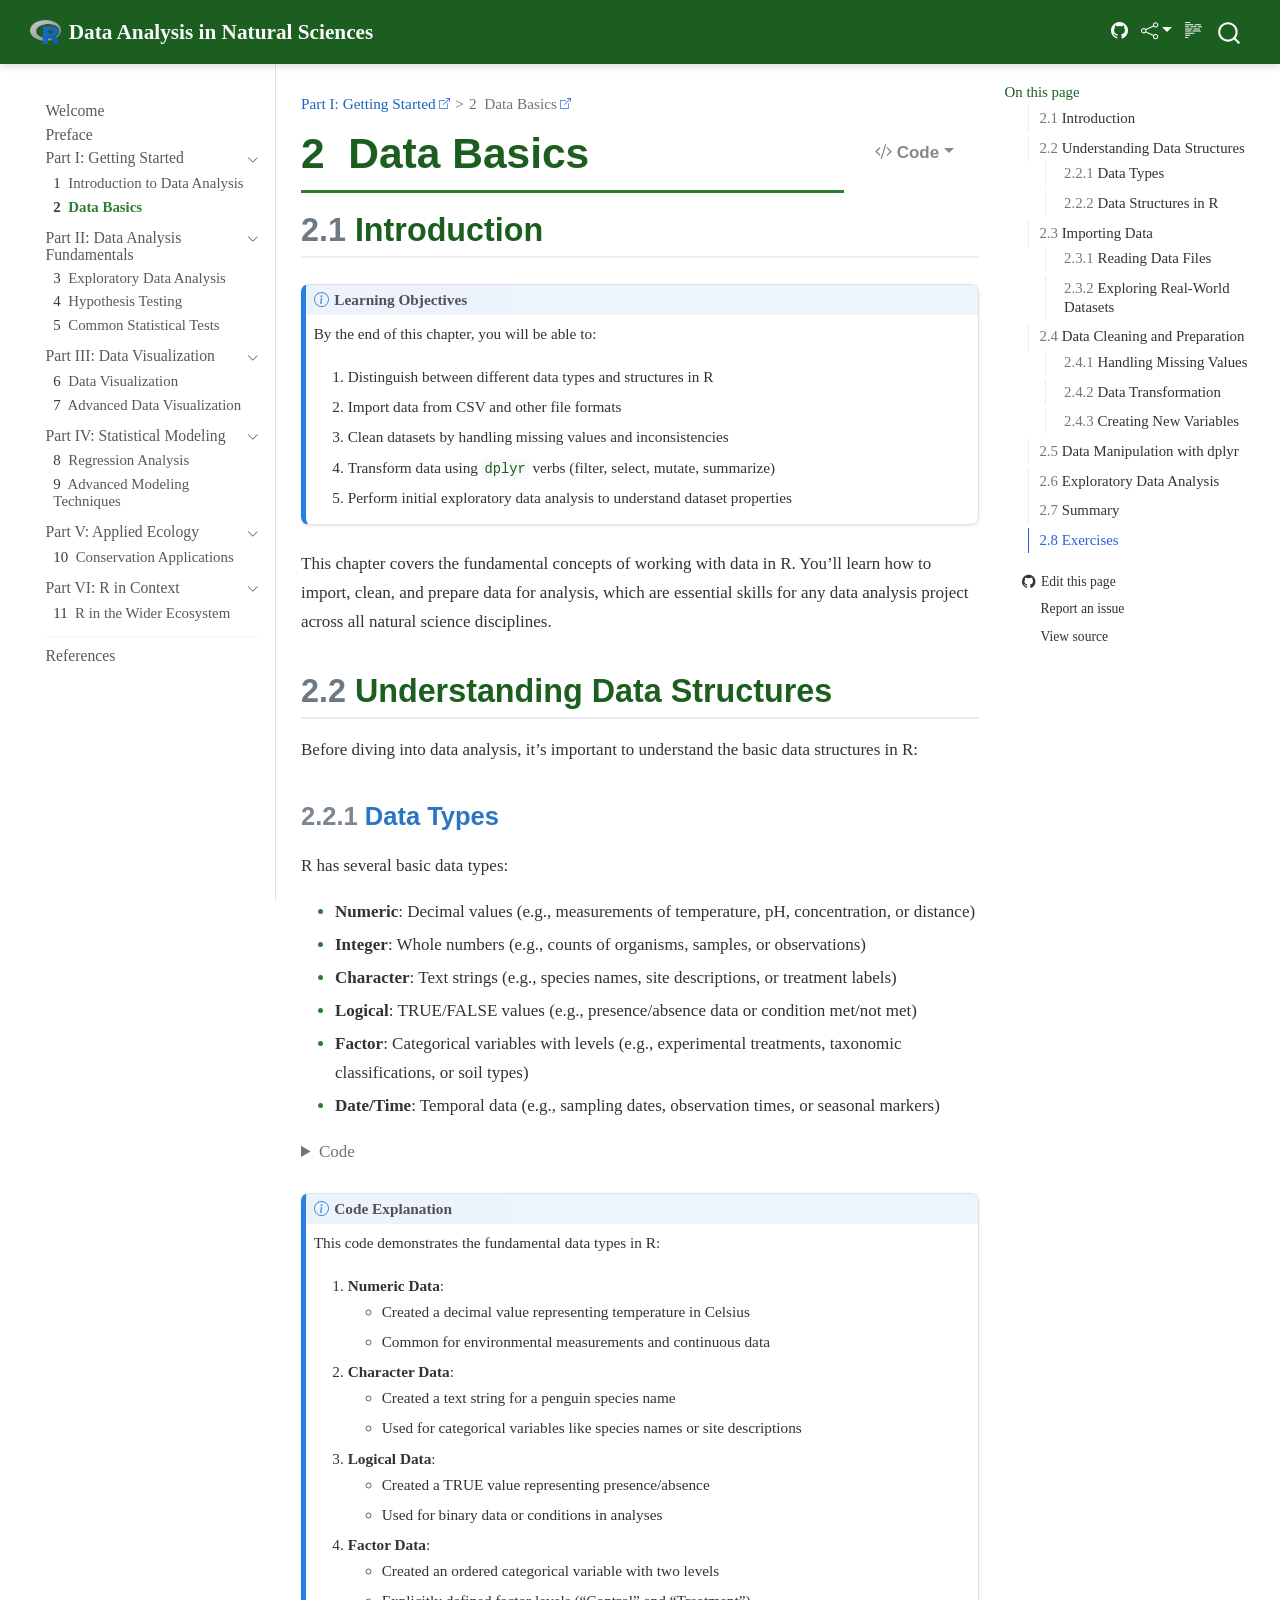
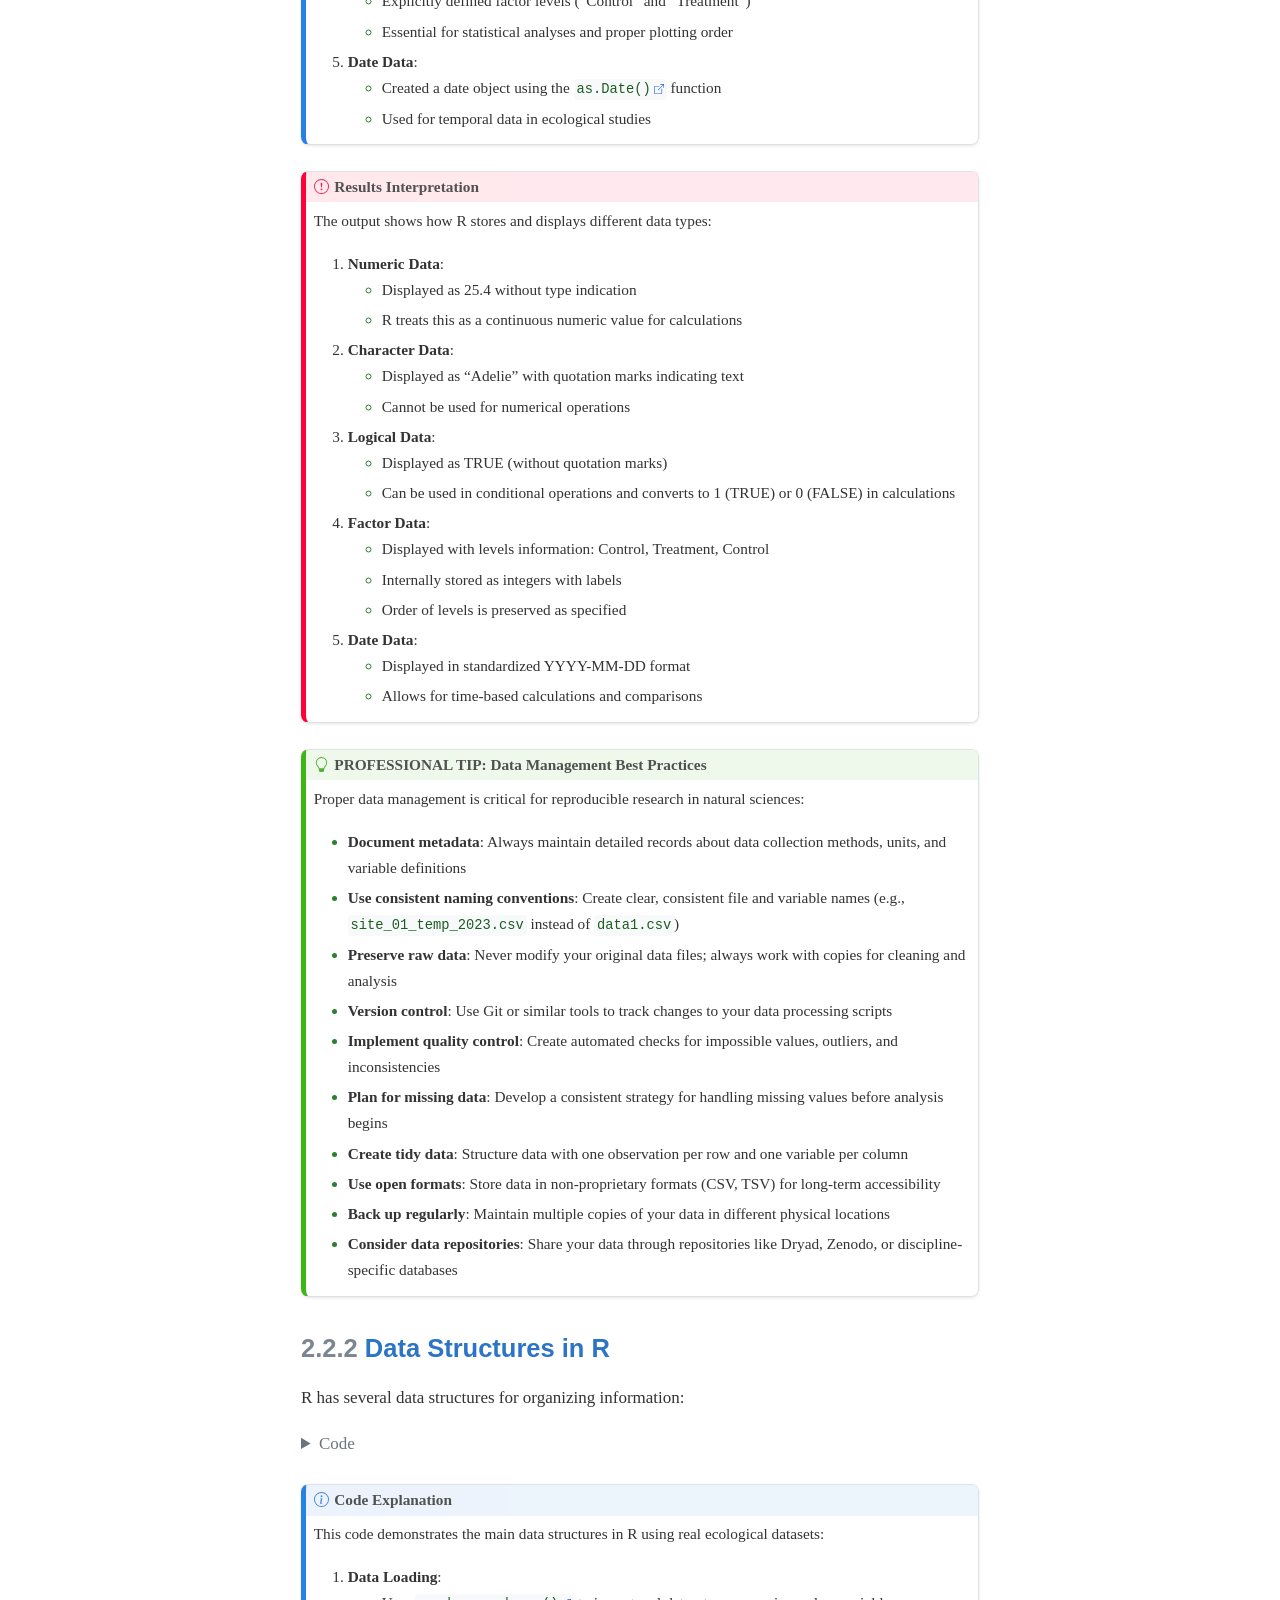
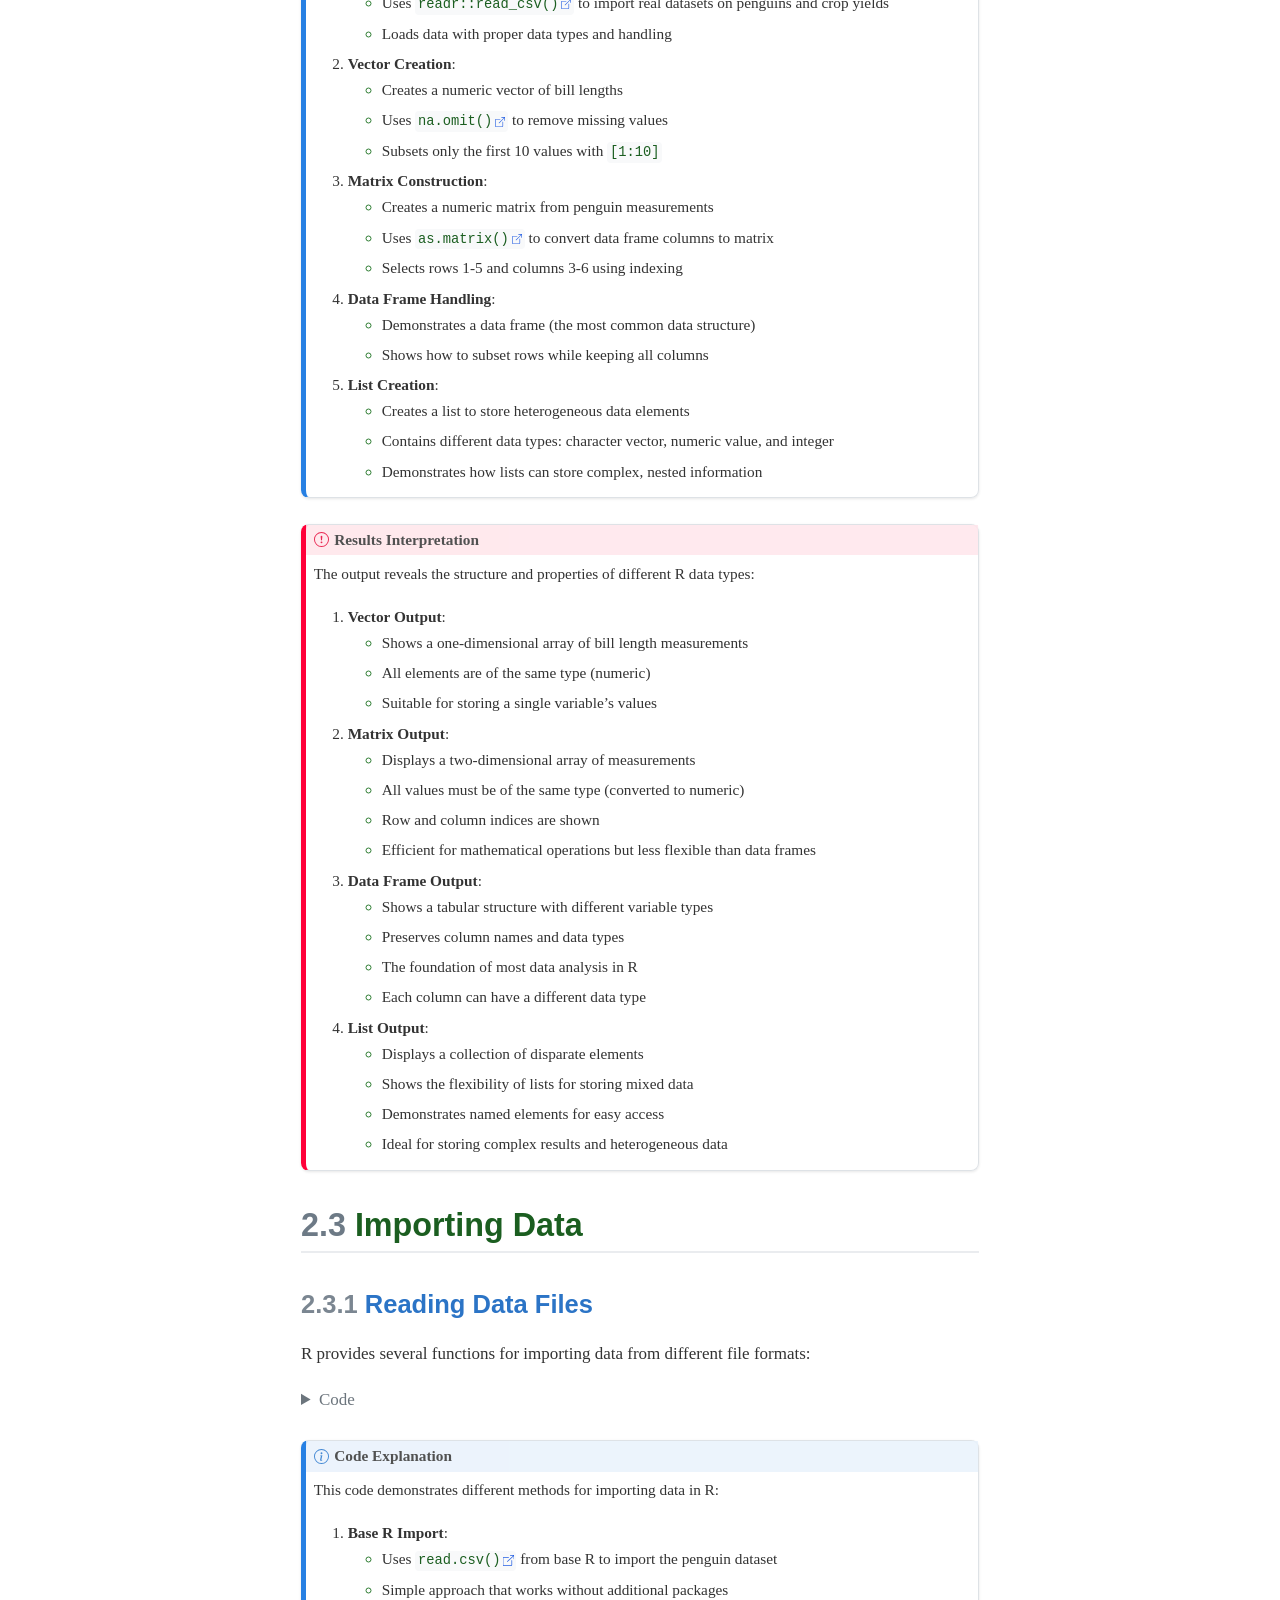
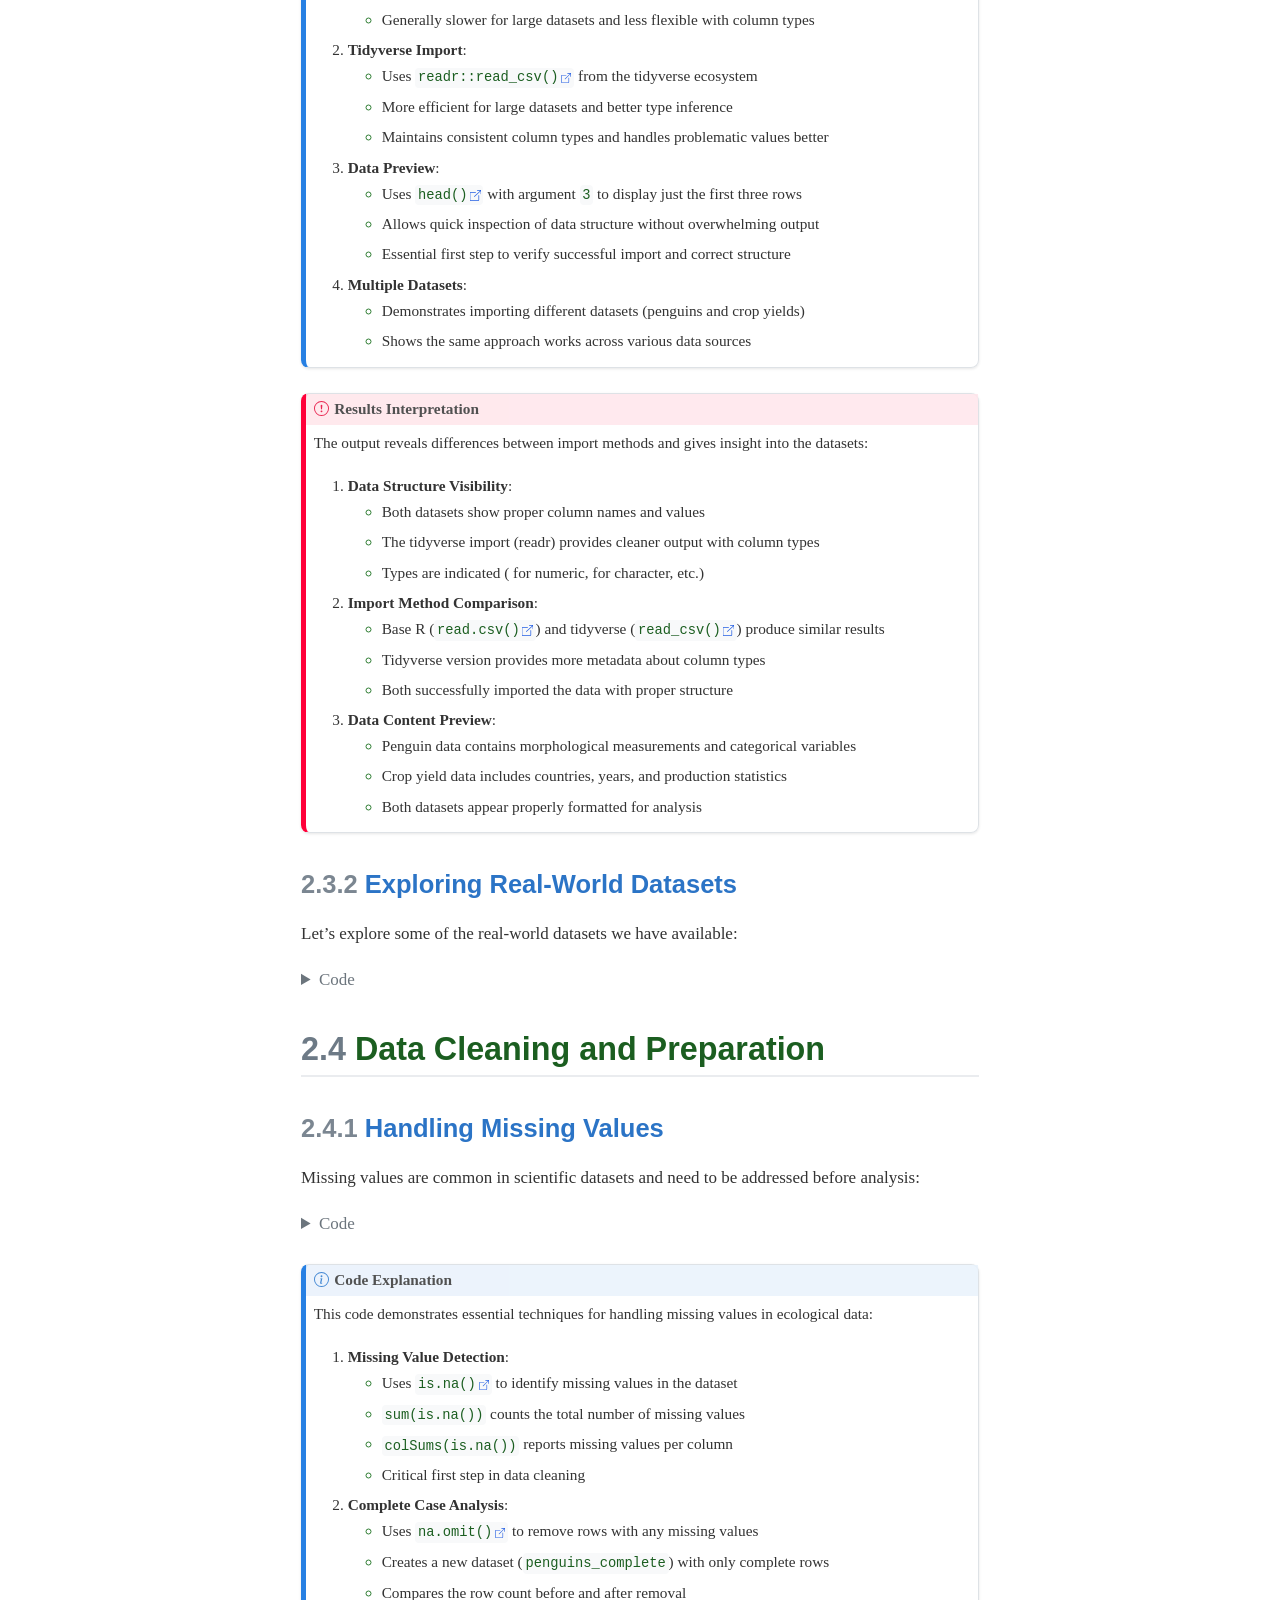
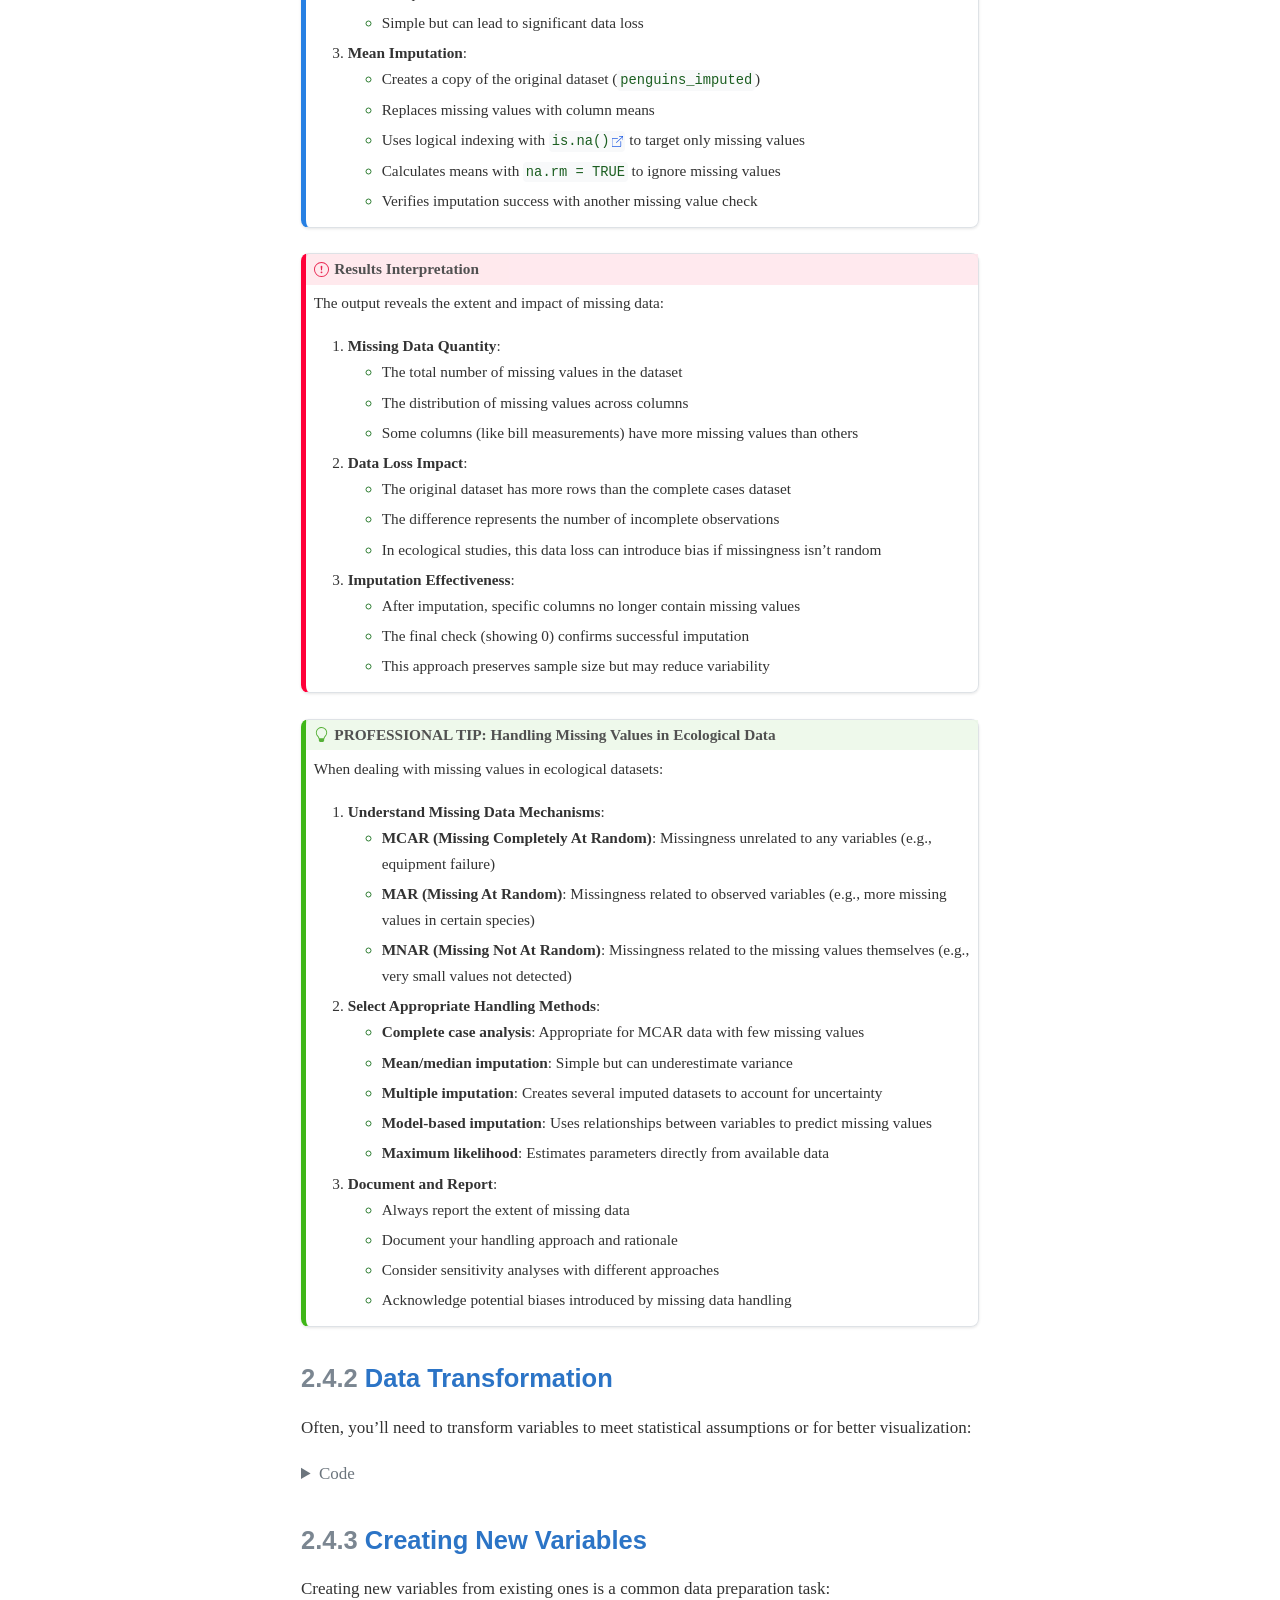
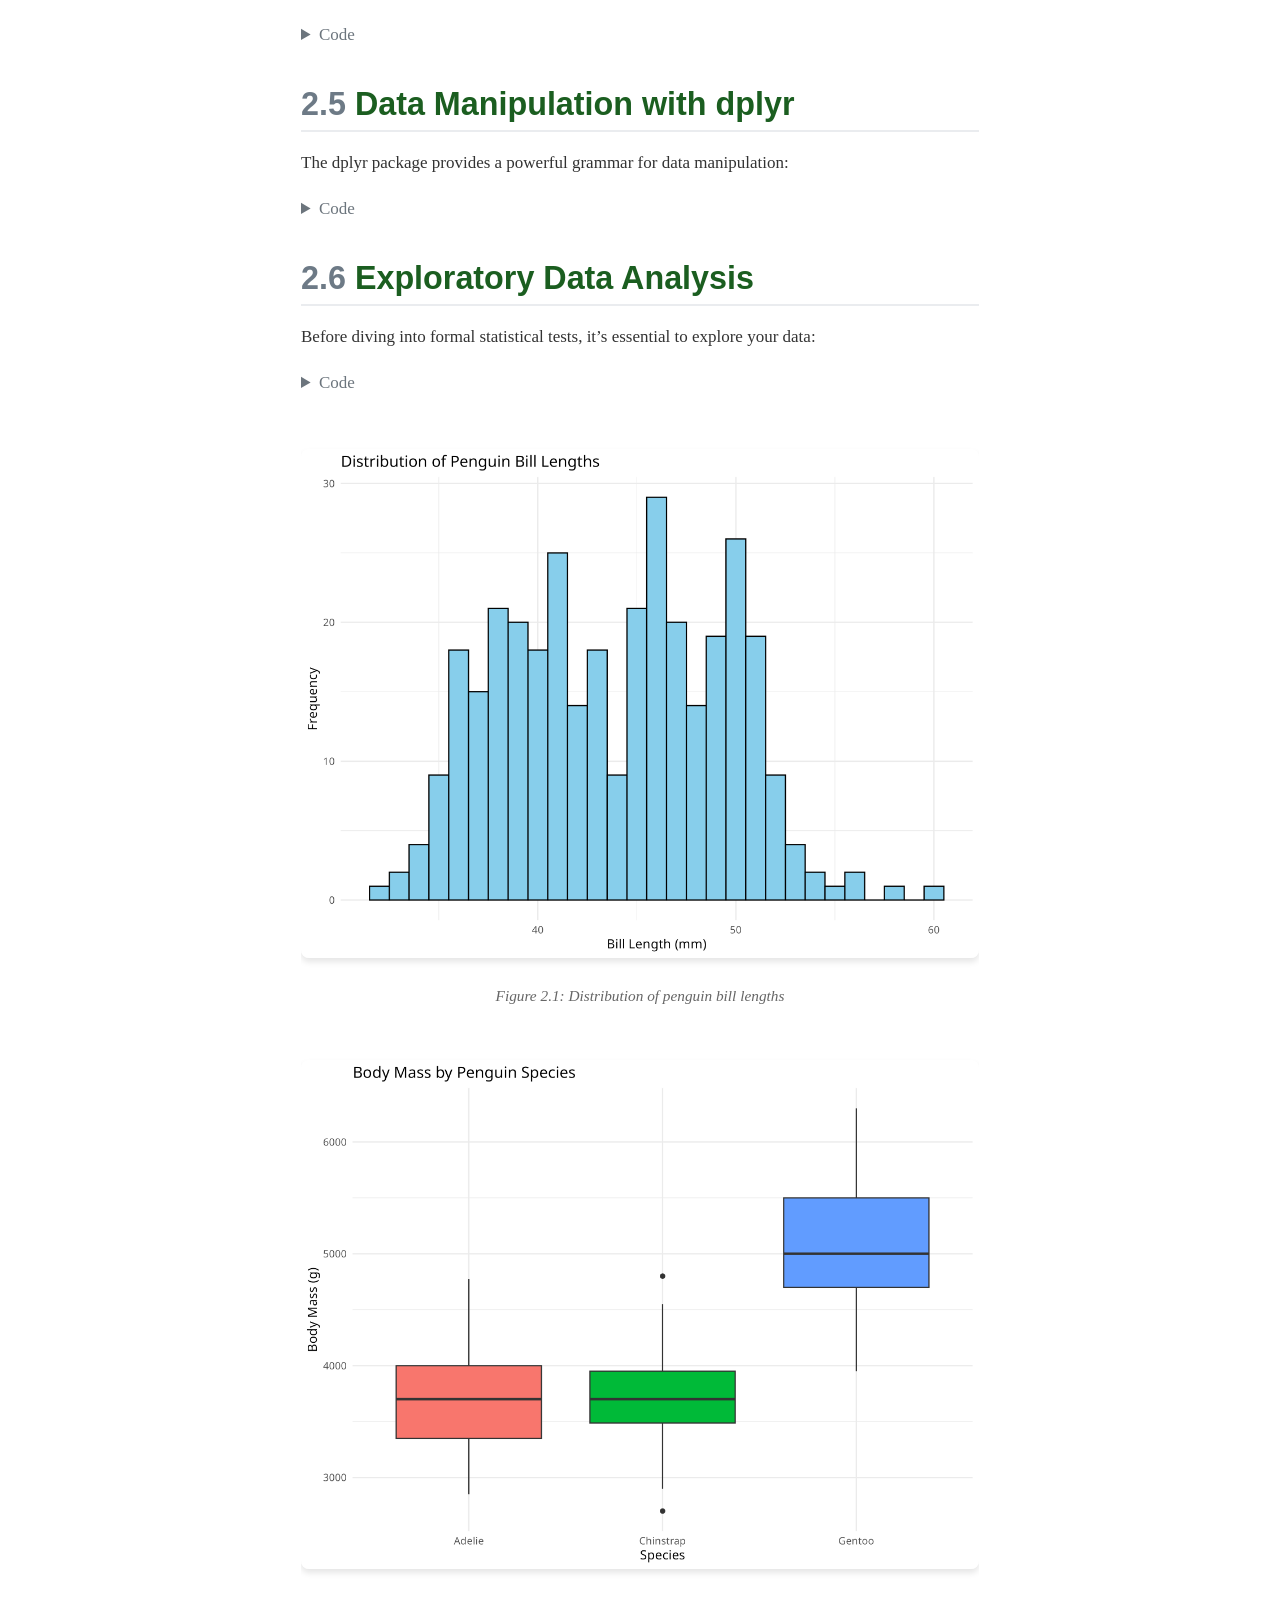
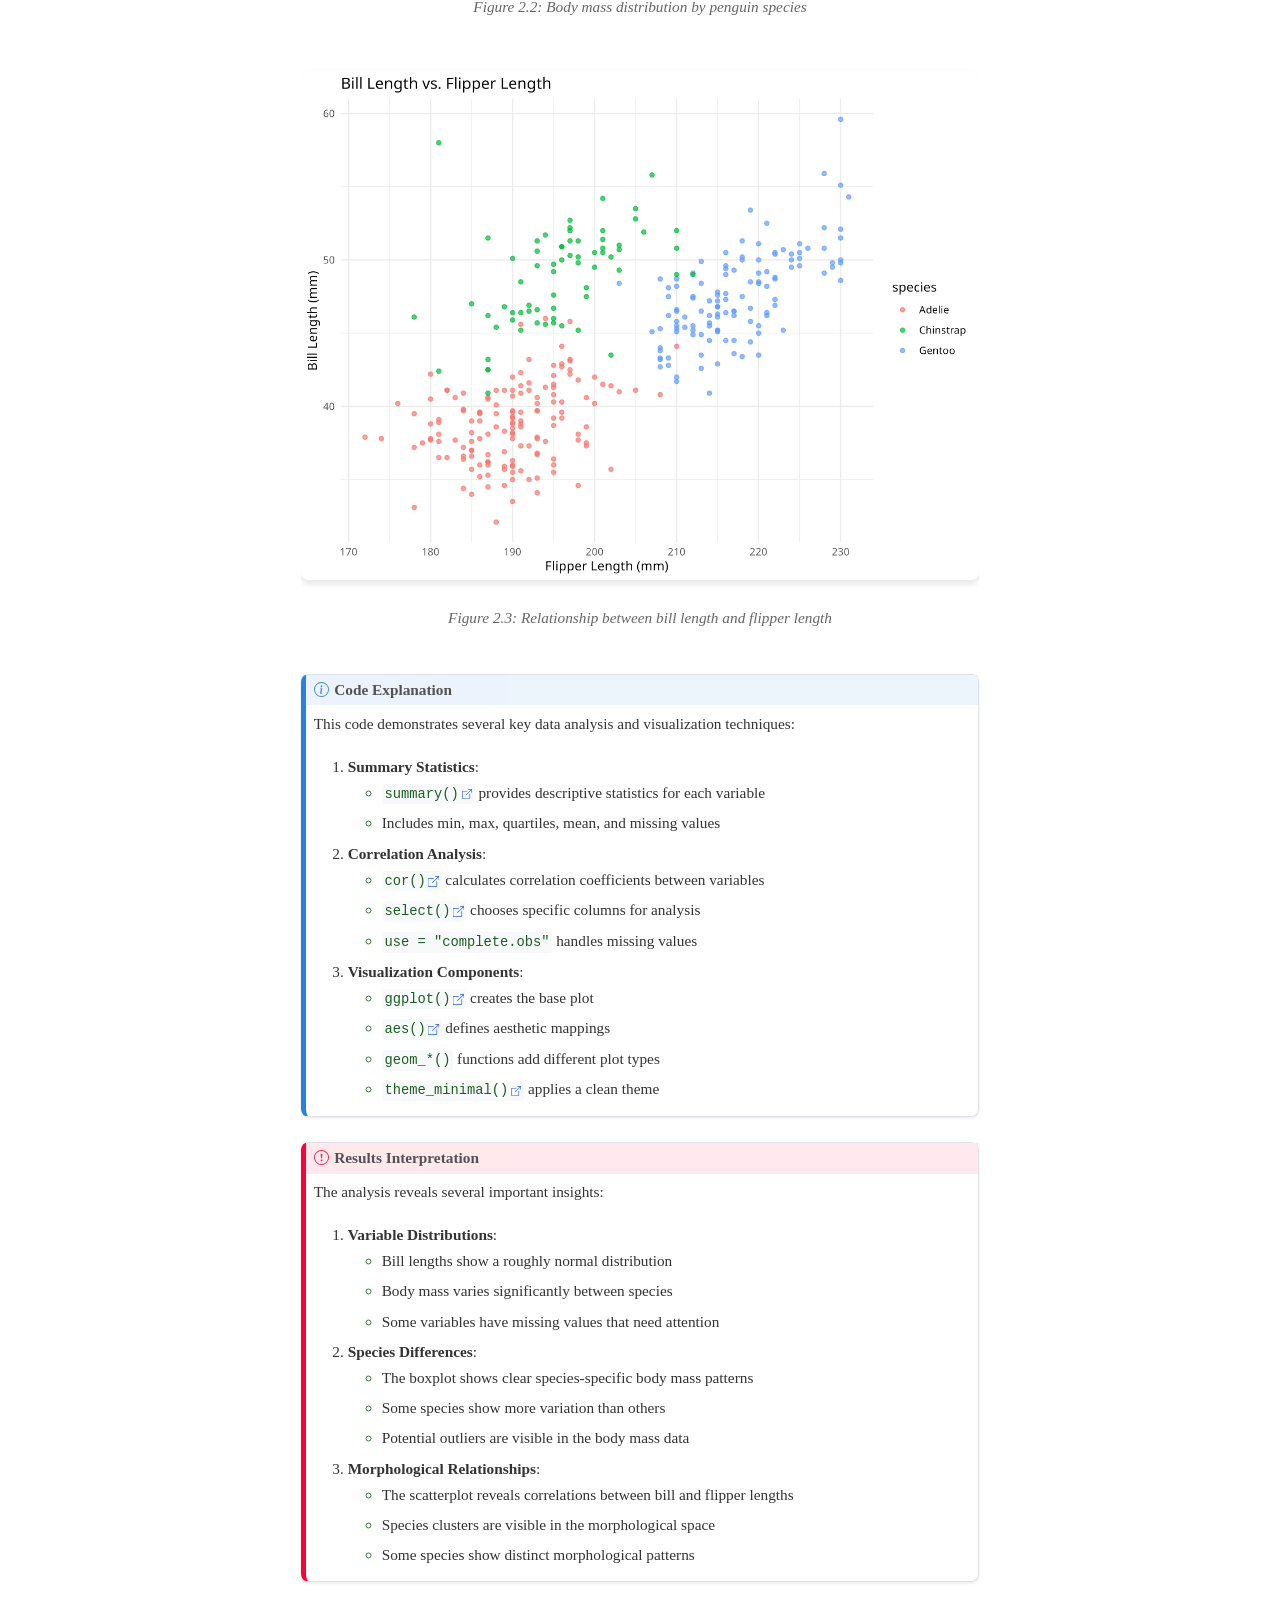
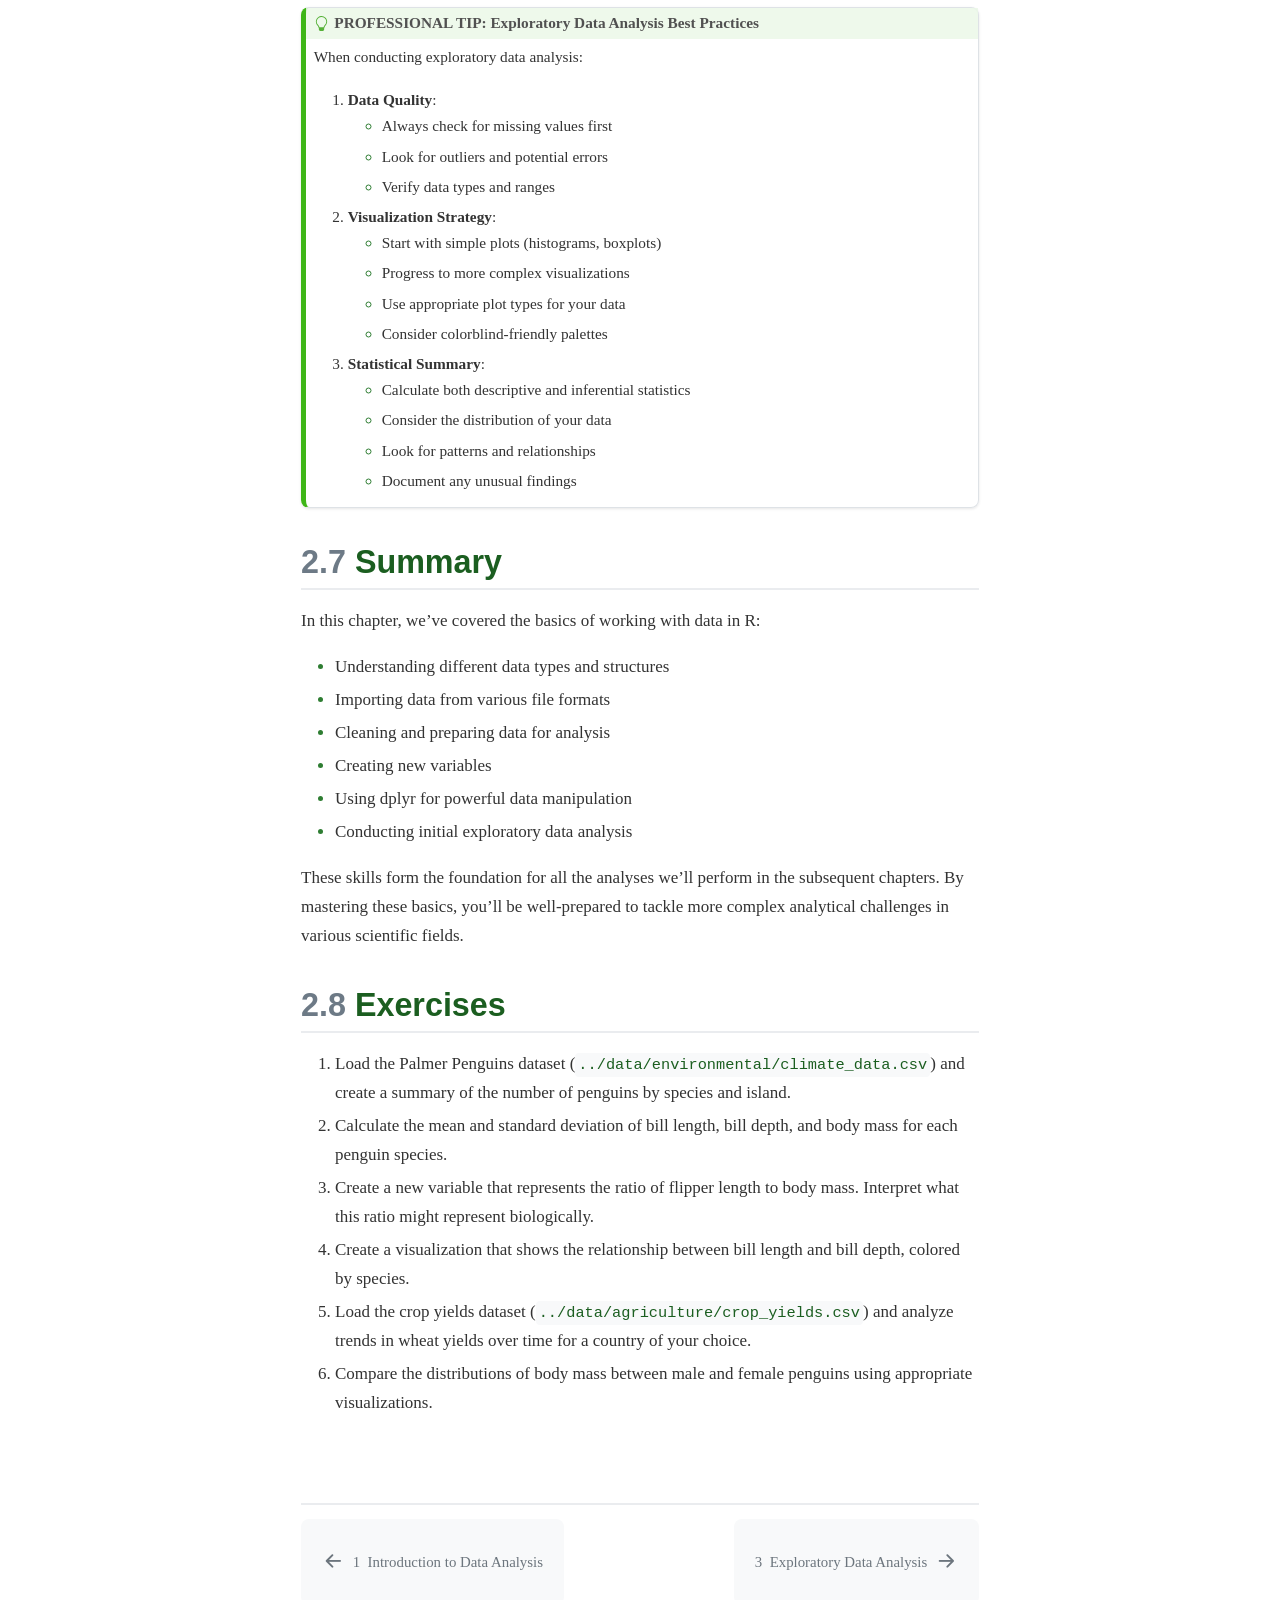
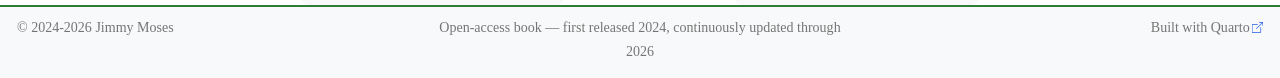
<file: docs/chapters/02-data-basics.html>
<!DOCTYPE html>
<html xmlns="http://www.w3.org/1999/xhtml" lang="en" xml:lang="en"><head>
<meta http-equiv="Content-Type" content="text/html; charset=UTF-8">
<meta charset="utf-8">
<meta name="generator" content="quarto-99.9.9">
<meta name="viewport" content="width=device-width, initial-scale=1.0, user-scalable=yes">
<title>2&nbsp; Data Basics – Data Analysis in Natural Sciences</title>
<style>
code{white-space: pre-wrap;}
span.smallcaps{font-variant: small-caps;}
div.columns{display: flex; gap: min(4vw, 1.5em);}
div.column{flex: auto; overflow-x: auto;}
div.hanging-indent{margin-left: 1.5em; text-indent: -1.5em;}
ul.task-list{list-style: none;}
ul.task-list li input[type="checkbox"] {
  width: 0.8em;
  margin: 0 0.8em 0.2em -1em; /* quarto-specific, see https://github.com/quarto-dev/quarto-cli/issues/4556 */ 
  vertical-align: middle;
}
/* CSS for syntax highlighting */
html { -webkit-text-size-adjust: 100%; }
pre > code.sourceCode { white-space: pre; position: relative; }
pre > code.sourceCode > span { display: inline-block; line-height: 1.25; }
pre > code.sourceCode > span:empty { height: 1.2em; }
.sourceCode { overflow: visible; }
code.sourceCode > span { color: inherit; text-decoration: inherit; }
div.sourceCode { margin: 1em 0; }
pre.sourceCode { margin: 0; }
@media screen {
div.sourceCode { overflow: auto; }
}
@media print {
pre > code.sourceCode { white-space: pre-wrap; }
pre > code.sourceCode > span { text-indent: -5em; padding-left: 5em; }
}
pre.numberSource code
  { counter-reset: source-line 0; }
pre.numberSource code > span
  { position: relative; left: -4em; counter-increment: source-line; }
pre.numberSource code > span > a:first-child::before
  { content: counter(source-line);
    position: relative; left: -1em; text-align: right; vertical-align: baseline;
    border: none; display: inline-block;
    -webkit-touch-callout: none; -webkit-user-select: none;
    -khtml-user-select: none; -moz-user-select: none;
    -ms-user-select: none; user-select: none;
    padding: 0 4px; width: 4em;
  }
pre.numberSource { margin-left: 3em;  padding-left: 4px; }
div.sourceCode
  {   }
@media screen {
pre > code.sourceCode > span > a:first-child::before { text-decoration: underline; }
}
</style>

<script src="../site_libs/quarto-nav/quarto-nav.js"></script>
<script src="../site_libs/quarto-nav/headroom.min.js"></script>
<script src="../site_libs/clipboard/clipboard.min.js"></script>
<script src="../site_libs/quarto-search/autocomplete.umd.js"></script>
<script src="../site_libs/quarto-search/fuse.min.js"></script>
<script src="../site_libs/quarto-search/quarto-search.js"></script>
<meta name="quarto:offset" content="../">
<link href="../chapters/03-exploratory-analysis.html" rel="next">
<link href="../chapters/01-introduction.html" rel="prev">
<link href="../images/Rlogo.jpg" rel="icon" type="image/jpeg">
<script src="../site_libs/quarto-html/quarto.js" type="module"></script>
<script src="../site_libs/quarto-html/tabsets/tabsets.js" type="module"></script>
<script src="../site_libs/quarto-html/popper.min.js"></script>
<script src="../site_libs/quarto-html/tippy.umd.min.js"></script>
<script src="../site_libs/quarto-html/anchor.min.js"></script>
<link href="../site_libs/quarto-html/tippy.css" rel="stylesheet">
<link href="../site_libs/quarto-html/quarto-syntax-highlighting-dark-56b67755cebbfb78539c873898544994.css" rel="stylesheet" class="quarto-color-scheme quarto-color-alternate" id="quarto-text-highlighting-styles">
<link href="../site_libs/quarto-html/quarto-syntax-highlighting-f0bc7793ffdd46ddf3b99218c6954345.css" rel="stylesheet" class="quarto-color-scheme" id="quarto-text-highlighting-styles">
<script src="../site_libs/bootstrap/bootstrap.min.js"></script>
<link href="../site_libs/bootstrap/bootstrap-icons.css" rel="stylesheet">
<link href="../site_libs/bootstrap/bootstrap-dark-5cb9b089ed55fbb2d9030d6bb4f5b5f8.min.css" rel="stylesheet" append-hash="true" class="quarto-color-scheme quarto-color-alternate" id="quarto-bootstrap" data-mode="light">
<link href="../site_libs/bootstrap/bootstrap-5cb9b089ed55fbb2d9030d6bb4f5b5f8.min.css" rel="stylesheet" append-hash="true" class="quarto-color-scheme" id="quarto-bootstrap" data-mode="light"><script id="quarto-search-options" type="application/json">{
  "location": "navbar",
  "copy-button": false,
  "collapse-after": 3,
  "panel-placement": "end",
  "type": "overlay",
  "limit": 50,
  "keyboard-shortcut": [
    "f",
    "/",
    "s"
  ],
  "language": {
    "search-no-results-text": "No results",
    "search-matching-documents-text": "matching documents",
    "search-copy-link-title": "Copy link to search",
    "search-hide-matches-text": "Hide additional matches",
    "search-more-match-text": "more match in this document",
    "search-more-matches-text": "more matches in this document",
    "search-clear-button-title": "Clear",
    "search-text-placeholder": "",
    "search-detached-cancel-button-title": "Cancel",
    "search-submit-button-title": "Submit",
    "search-label": "Search"
  }
}</script><style>html{ scroll-behavior: smooth; }</style>
<meta name="description" content="A comprehensive guide to data analysis in natural sciences using R. Learn statistical methods, data visualization, and reproducible research practices.">
<meta name="keywords" content="R programming, data analysis, statistics, ecology, natural sciences, ggplot2, tidyverse, data visualization">
<meta name="author" content="Jimmy Moses">
<link rel="stylesheet" href="../styles.css">
</head>
<body class="nav-sidebar floating nav-fixed quarto-light">

<div id="quarto-search-results"></div>
  <header id="quarto-header" class="headroom fixed-top"><nav class="navbar navbar-expand-lg " data-bs-theme="dark"><div class="navbar-container container-fluid">
      <div class="navbar-brand-container mx-auto">
    <a href="../index.html" class="navbar-brand navbar-brand-logo">
    <img src="../images/Rlogo.jpg" alt="" class="navbar-logo"></a>
    <a class="navbar-brand" href="../index.html">
    <span class="navbar-title">Data Analysis in Natural Sciences</span>
    </a>
  </div>
        <div class="quarto-navbar-tools tools-wide tools-end">
    <a href="https://github.com/jm0535/dains" title="Source Code" class="quarto-navigation-tool px-1" aria-label="Source Code"><i class="bi bi-github"></i></a>
    <div class="dropdown">
      <a href="" title="Share" id="quarto-navigation-tool-dropdown-0" class="quarto-navigation-tool dropdown-toggle px-1" data-bs-toggle="dropdown" aria-expanded="false" role="link" aria-label="Share"><i class="bi bi-share"></i></a>
      <ul class="dropdown-menu dropdown-menu-end" aria-labelledby="quarto-navigation-tool-dropdown-0">
<li>
            <a class="dropdown-item quarto-navbar-tools-item" href="https://twitter.com/intent/tweet?url=|url|">
              <i class="bi bi-twitter pe-1"></i>
            Twitter
            </a>
          </li>
          <li>
            <a class="dropdown-item quarto-navbar-tools-item" href="https://www.facebook.com/sharer/sharer.php?u=|url|">
              <i class="bi bi-facebook pe-1"></i>
            Facebook
            </a>
          </li>
          <li>
            <a class="dropdown-item quarto-navbar-tools-item" href="https://www.linkedin.com/sharing/share-offsite/?url=|url|">
              <i class="bi bi-linkedin pe-1"></i>
            LinkedIn
            </a>
          </li>
      </ul>
</div>
  <a href="" class="quarto-reader-toggle quarto-navigation-tool px-1" onclick="window.quartoToggleReader(); return false;" title="Toggle reader mode">
  <div class="quarto-reader-toggle-btn">
  <i class="bi"></i>
  </div>
</a>
</div>
          <div id="quarto-search" class="" title="Search"></div>
      </div> <!-- /container-fluid -->
    </nav><nav class="quarto-secondary-nav"><div class="container-fluid d-flex">
      <button type="button" class="quarto-btn-toggle btn" data-bs-toggle="collapse" role="button" data-bs-target=".quarto-sidebar-collapse-item" aria-controls="quarto-sidebar" aria-expanded="false" aria-label="Toggle sidebar navigation" onclick="if (window.quartoToggleHeadroom) { window.quartoToggleHeadroom(); }">
        <i class="bi bi-layout-text-sidebar-reverse"></i>
      </button>
        <nav class="quarto-page-breadcrumbs" aria-label="breadcrumb"><ol class="breadcrumb"><li class="breadcrumb-item"><a href="../chapters/01-introduction.html">Part I: Getting Started</a></li><li class="breadcrumb-item"><a href="../chapters/02-data-basics.html"><span class="chapter-number">2</span>&nbsp; <span class="chapter-title">Data Basics</span></a></li></ol></nav>
        <a class="flex-grow-1" role="navigation" data-bs-toggle="collapse" data-bs-target=".quarto-sidebar-collapse-item" aria-controls="quarto-sidebar" aria-expanded="false" aria-label="Toggle sidebar navigation" onclick="if (window.quartoToggleHeadroom) { window.quartoToggleHeadroom(); }">      
        </a>
    </div>
  </nav></header><!-- content --><div id="quarto-content" class="quarto-container page-columns page-rows-contents page-layout-article page-navbar">
<!-- sidebar -->
  <nav id="quarto-sidebar" class="sidebar collapse collapse-horizontal quarto-sidebar-collapse-item sidebar-navigation floating overflow-auto"><div class="sidebar-menu-container"> 
    <ul class="list-unstyled mt-1">
<li class="sidebar-item">
  <div class="sidebar-item-container"> 
  <a href="../index.html" class="sidebar-item-text sidebar-link">
 <span class="menu-text">Welcome</span></a>
  </div>
</li>
        <li class="sidebar-item">
  <div class="sidebar-item-container"> 
  <a href="../preface.html" class="sidebar-item-text sidebar-link">
 <span class="menu-text">Preface</span></a>
  </div>
</li>
        <li class="sidebar-item sidebar-item-section">
      <div class="sidebar-item-container"> 
            <a class="sidebar-item-text sidebar-link text-start" data-bs-toggle="collapse" data-bs-target="#quarto-sidebar-section-1" role="navigation" aria-expanded="true">
 <span class="menu-text">Part I: Getting Started</span></a>
          <a class="sidebar-item-toggle text-start" data-bs-toggle="collapse" data-bs-target="#quarto-sidebar-section-1" role="navigation" aria-expanded="true" aria-label="Toggle section">
            <i class="bi bi-chevron-right ms-2"></i>
          </a> 
      </div>
      <ul id="quarto-sidebar-section-1" class="collapse list-unstyled sidebar-section depth1 show">
<li class="sidebar-item">
  <div class="sidebar-item-container"> 
  <a href="../chapters/01-introduction.html" class="sidebar-item-text sidebar-link">
 <span class="menu-text"><span class="chapter-number">1</span>&nbsp; <span class="chapter-title">Introduction to Data Analysis</span></span></a>
  </div>
</li>
          <li class="sidebar-item">
  <div class="sidebar-item-container"> 
  <a href="../chapters/02-data-basics.html" class="sidebar-item-text sidebar-link active">
 <span class="menu-text"><span class="chapter-number">2</span>&nbsp; <span class="chapter-title">Data Basics</span></span></a>
  </div>
</li>
      </ul>
</li>
        <li class="sidebar-item sidebar-item-section">
      <div class="sidebar-item-container"> 
            <a class="sidebar-item-text sidebar-link text-start" data-bs-toggle="collapse" data-bs-target="#quarto-sidebar-section-2" role="navigation" aria-expanded="true">
 <span class="menu-text">Part II: Data Analysis Fundamentals</span></a>
          <a class="sidebar-item-toggle text-start" data-bs-toggle="collapse" data-bs-target="#quarto-sidebar-section-2" role="navigation" aria-expanded="true" aria-label="Toggle section">
            <i class="bi bi-chevron-right ms-2"></i>
          </a> 
      </div>
      <ul id="quarto-sidebar-section-2" class="collapse list-unstyled sidebar-section depth1 show">
<li class="sidebar-item">
  <div class="sidebar-item-container"> 
  <a href="../chapters/03-exploratory-analysis.html" class="sidebar-item-text sidebar-link">
 <span class="menu-text"><span class="chapter-number">3</span>&nbsp; <span class="chapter-title">Exploratory Data Analysis</span></span></a>
  </div>
</li>
          <li class="sidebar-item">
  <div class="sidebar-item-container"> 
  <a href="../chapters/04-hypothesis-testing.html" class="sidebar-item-text sidebar-link">
 <span class="menu-text"><span class="chapter-number">4</span>&nbsp; <span class="chapter-title">Hypothesis Testing</span></span></a>
  </div>
</li>
          <li class="sidebar-item">
  <div class="sidebar-item-container"> 
  <a href="../chapters/05-statistical-tests.html" class="sidebar-item-text sidebar-link">
 <span class="menu-text"><span class="chapter-number">5</span>&nbsp; <span class="chapter-title">Common Statistical Tests</span></span></a>
  </div>
</li>
      </ul>
</li>
        <li class="sidebar-item sidebar-item-section">
      <div class="sidebar-item-container"> 
            <a class="sidebar-item-text sidebar-link text-start" data-bs-toggle="collapse" data-bs-target="#quarto-sidebar-section-3" role="navigation" aria-expanded="true">
 <span class="menu-text">Part III: Data Visualization</span></a>
          <a class="sidebar-item-toggle text-start" data-bs-toggle="collapse" data-bs-target="#quarto-sidebar-section-3" role="navigation" aria-expanded="true" aria-label="Toggle section">
            <i class="bi bi-chevron-right ms-2"></i>
          </a> 
      </div>
      <ul id="quarto-sidebar-section-3" class="collapse list-unstyled sidebar-section depth1 show">
<li class="sidebar-item">
  <div class="sidebar-item-container"> 
  <a href="../chapters/06-visualization.html" class="sidebar-item-text sidebar-link">
 <span class="menu-text"><span class="chapter-number">6</span>&nbsp; <span class="chapter-title">Data Visualization</span></span></a>
  </div>
</li>
          <li class="sidebar-item">
  <div class="sidebar-item-container"> 
  <a href="../chapters/07-advanced-visualization.html" class="sidebar-item-text sidebar-link">
 <span class="menu-text"><span class="chapter-number">7</span>&nbsp; <span class="chapter-title">Advanced Data Visualization</span></span></a>
  </div>
</li>
      </ul>
</li>
        <li class="sidebar-item sidebar-item-section">
      <div class="sidebar-item-container"> 
            <a class="sidebar-item-text sidebar-link text-start" data-bs-toggle="collapse" data-bs-target="#quarto-sidebar-section-4" role="navigation" aria-expanded="true">
 <span class="menu-text">Part IV: Statistical Modeling</span></a>
          <a class="sidebar-item-toggle text-start" data-bs-toggle="collapse" data-bs-target="#quarto-sidebar-section-4" role="navigation" aria-expanded="true" aria-label="Toggle section">
            <i class="bi bi-chevron-right ms-2"></i>
          </a> 
      </div>
      <ul id="quarto-sidebar-section-4" class="collapse list-unstyled sidebar-section depth1 show">
<li class="sidebar-item">
  <div class="sidebar-item-container"> 
  <a href="../chapters/08-regression.html" class="sidebar-item-text sidebar-link">
 <span class="menu-text"><span class="chapter-number">8</span>&nbsp; <span class="chapter-title">Regression Analysis</span></span></a>
  </div>
</li>
          <li class="sidebar-item">
  <div class="sidebar-item-container"> 
  <a href="../chapters/09-advanced-modeling.html" class="sidebar-item-text sidebar-link">
 <span class="menu-text"><span class="chapter-number">9</span>&nbsp; <span class="chapter-title">Advanced Modeling Techniques</span></span></a>
  </div>
</li>
      </ul>
</li>
        <li class="sidebar-item sidebar-item-section">
      <div class="sidebar-item-container"> 
            <a class="sidebar-item-text sidebar-link text-start" data-bs-toggle="collapse" data-bs-target="#quarto-sidebar-section-5" role="navigation" aria-expanded="true">
 <span class="menu-text">Part V: Applied Ecology</span></a>
          <a class="sidebar-item-toggle text-start" data-bs-toggle="collapse" data-bs-target="#quarto-sidebar-section-5" role="navigation" aria-expanded="true" aria-label="Toggle section">
            <i class="bi bi-chevron-right ms-2"></i>
          </a> 
      </div>
      <ul id="quarto-sidebar-section-5" class="collapse list-unstyled sidebar-section depth1 show">
<li class="sidebar-item">
  <div class="sidebar-item-container"> 
  <a href="../chapters/10-conservation.html" class="sidebar-item-text sidebar-link">
 <span class="menu-text"><span class="chapter-number">10</span>&nbsp; <span class="chapter-title">Conservation Applications</span></span></a>
  </div>
</li>
      </ul>
</li>
        <li class="sidebar-item sidebar-item-section">
      <div class="sidebar-item-container"> 
            <a class="sidebar-item-text sidebar-link text-start" data-bs-toggle="collapse" data-bs-target="#quarto-sidebar-section-6" role="navigation" aria-expanded="true">
 <span class="menu-text">Part VI: R in Context</span></a>
          <a class="sidebar-item-toggle text-start" data-bs-toggle="collapse" data-bs-target="#quarto-sidebar-section-6" role="navigation" aria-expanded="true" aria-label="Toggle section">
            <i class="bi bi-chevron-right ms-2"></i>
          </a> 
      </div>
      <ul id="quarto-sidebar-section-6" class="collapse list-unstyled sidebar-section depth1 show">
<li class="sidebar-item">
  <div class="sidebar-item-container"> 
  <a href="../chapters/11-r-integrations.html" class="sidebar-item-text sidebar-link">
 <span class="menu-text"><span class="chapter-number">11</span>&nbsp; <span class="chapter-title">R in the Wider Ecosystem</span></span></a>
  </div>
</li>
      </ul>
</li>
        <li class="px-0"><hr class="sidebar-divider hi "></li>
        <li class="sidebar-item">
  <div class="sidebar-item-container"> 
  <a href="../references.html" class="sidebar-item-text sidebar-link">
 <span class="menu-text">References</span></a>
  </div>
</li>
    </ul>
</div>
</nav><div id="quarto-sidebar-glass" class="quarto-sidebar-collapse-item" data-bs-toggle="collapse" data-bs-target=".quarto-sidebar-collapse-item"></div>
<!-- margin-sidebar -->
    <div id="quarto-margin-sidebar" class="sidebar margin-sidebar">
        <nav id="TOC" role="doc-toc" class="toc-active" data-toc-expanded="2"><h2 id="toc-title">On this page</h2>
   
  <ul>
<li><a href="#introduction" id="toc-introduction" class="nav-link active" data-scroll-target="#introduction"><span class="header-section-number">2.1</span> Introduction</a></li>
  <li>
<a href="#understanding-data-structures" id="toc-understanding-data-structures" class="nav-link" data-scroll-target="#understanding-data-structures"><span class="header-section-number">2.2</span> Understanding Data Structures</a>
  <ul class="collapse">
<li><a href="#data-types" id="toc-data-types" class="nav-link" data-scroll-target="#data-types"><span class="header-section-number">2.2.1</span> Data Types</a></li>
  <li><a href="#data-structures-in-r" id="toc-data-structures-in-r" class="nav-link" data-scroll-target="#data-structures-in-r"><span class="header-section-number">2.2.2</span> Data Structures in R</a></li>
  </ul>
</li>
  <li>
<a href="#importing-data" id="toc-importing-data" class="nav-link" data-scroll-target="#importing-data"><span class="header-section-number">2.3</span> Importing Data</a>
  <ul class="collapse">
<li><a href="#reading-data-files" id="toc-reading-data-files" class="nav-link" data-scroll-target="#reading-data-files"><span class="header-section-number">2.3.1</span> Reading Data Files</a></li>
  <li><a href="#exploring-real-world-datasets" id="toc-exploring-real-world-datasets" class="nav-link" data-scroll-target="#exploring-real-world-datasets"><span class="header-section-number">2.3.2</span> Exploring Real-World Datasets</a></li>
  </ul>
</li>
  <li>
<a href="#data-cleaning-and-preparation" id="toc-data-cleaning-and-preparation" class="nav-link" data-scroll-target="#data-cleaning-and-preparation"><span class="header-section-number">2.4</span> Data Cleaning and Preparation</a>
  <ul class="collapse">
<li><a href="#handling-missing-values" id="toc-handling-missing-values" class="nav-link" data-scroll-target="#handling-missing-values"><span class="header-section-number">2.4.1</span> Handling Missing Values</a></li>
  <li><a href="#data-transformation" id="toc-data-transformation" class="nav-link" data-scroll-target="#data-transformation"><span class="header-section-number">2.4.2</span> Data Transformation</a></li>
  <li><a href="#creating-new-variables" id="toc-creating-new-variables" class="nav-link" data-scroll-target="#creating-new-variables"><span class="header-section-number">2.4.3</span> Creating New Variables</a></li>
  </ul>
</li>
  <li><a href="#data-manipulation-with-dplyr" id="toc-data-manipulation-with-dplyr" class="nav-link" data-scroll-target="#data-manipulation-with-dplyr"><span class="header-section-number">2.5</span> Data Manipulation with dplyr</a></li>
  <li><a href="#exploratory-data-analysis" id="toc-exploratory-data-analysis" class="nav-link" data-scroll-target="#exploratory-data-analysis"><span class="header-section-number">2.6</span> Exploratory Data Analysis</a></li>
  <li><a href="#summary" id="toc-summary" class="nav-link" data-scroll-target="#summary"><span class="header-section-number">2.7</span> Summary</a></li>
  <li><a href="#exercises" id="toc-exercises" class="nav-link" data-scroll-target="#exercises"><span class="header-section-number">2.8</span> Exercises</a></li>
  </ul><div class="toc-actions"><ul><li><a href="https://github.com/jm0535/dains/edit/main/chapters/02-data-basics.qmd" class="toc-action"><i class="bi bi-github"></i>Edit this page</a></li><li><a href="https://github.com/jm0535/dains/issues/new" class="toc-action"><i class="bi empty"></i>Report an issue</a></li><li><a href="https://github.com/jm0535/dains/blob/main/chapters/02-data-basics.qmd" class="toc-action"><i class="bi empty"></i>View source</a></li></ul></div></nav>
    </div>
<!-- main -->
<main class="content" id="quarto-document-content"><header id="title-block-header" class="quarto-title-block default"><nav class="quarto-page-breadcrumbs quarto-title-breadcrumbs d-none d-lg-block" aria-label="breadcrumb"><ol class="breadcrumb"><li class="breadcrumb-item"><a href="../chapters/01-introduction.html">Part I: Getting Started</a></li><li class="breadcrumb-item"><a href="../chapters/02-data-basics.html"><span class="chapter-number">2</span>&nbsp; <span class="chapter-title">Data Basics</span></a></li></ol></nav><div class="quarto-title">
<div class="quarto-title-block"><div><h1 class="title">
<span class="chapter-number">2</span>&nbsp; <span class="chapter-title">Data Basics</span>
</h1><button type="button" class="btn code-tools-button dropdown-toggle" id="quarto-code-tools-menu" data-bs-toggle="dropdown" aria-expanded="false"><i class="bi"></i> Code</button><ul class="dropdown-menu dropdown-menu-end" aria-labelelledby="quarto-code-tools-menu"><li><a id="quarto-show-all-code" class="dropdown-item" href="javascript:void(0)" role="button">Show All Code</a></li><li><a id="quarto-hide-all-code" class="dropdown-item" href="javascript:void(0)" role="button">Hide All Code</a></li><li><hr class="dropdown-divider"></li><li><a id="quarto-view-source" class="dropdown-item" href="javascript:void(0)" role="button">View Source</a></li></ul></div></div>
</div>



<div class="quarto-title-meta">

    
  
    
  </div>
  


</header><section id="introduction" class="level2" data-number="2.1"><h2 data-number="2.1" class="anchored" data-anchor-id="introduction">
<span class="header-section-number">2.1</span> Introduction</h2>
<div class="callout callout-style-default callout-note callout-titled">
<div class="callout-header d-flex align-content-center">
<div class="callout-icon-container">
<i class="callout-icon"></i>
</div>
<div class="callout-title-container flex-fill">
Learning Objectives
</div>
</div>
<div class="callout-body-container callout-body">
<p>By the end of this chapter, you will be able to:</p>
<ol type="1">
<li>Distinguish between different data types and structures in R</li>
<li>Import data from CSV and other file formats</li>
<li>Clean datasets by handling missing values and inconsistencies</li>
<li>Transform data using <code>dplyr</code> verbs (filter, select, mutate, summarize)</li>
<li>Perform initial exploratory data analysis to understand dataset properties</li>
</ol>
</div>
</div>
<p>This chapter covers the fundamental concepts of working with data in R. You’ll learn how to import, clean, and prepare data for analysis, which are essential skills for any data analysis project across all natural science disciplines.</p>
</section><section id="understanding-data-structures" class="level2" data-number="2.2"><h2 data-number="2.2" class="anchored" data-anchor-id="understanding-data-structures">
<span class="header-section-number">2.2</span> Understanding Data Structures</h2>
<p>Before diving into data analysis, it’s important to understand the basic data structures in R:</p>
<section id="data-types" class="level3" data-number="2.2.1"><h3 data-number="2.2.1" class="anchored" data-anchor-id="data-types">
<span class="header-section-number">2.2.1</span> Data Types</h3>
<p>R has several basic data types:</p>
<ul>
<li>
<strong>Numeric</strong>: Decimal values (e.g., measurements of temperature, pH, concentration, or distance)</li>
<li>
<strong>Integer</strong>: Whole numbers (e.g., counts of organisms, samples, or observations)</li>
<li>
<strong>Character</strong>: Text strings (e.g., species names, site descriptions, or treatment labels)</li>
<li>
<strong>Logical</strong>: TRUE/FALSE values (e.g., presence/absence data or condition met/not met)</li>
<li>
<strong>Factor</strong>: Categorical variables with levels (e.g., experimental treatments, taxonomic classifications, or soil types)</li>
<li>
<strong>Date/Time</strong>: Temporal data (e.g., sampling dates, observation times, or seasonal markers)</li>
</ul>
<div class="cell" data-layout-align="center">
<details class="code-fold"><summary>Code</summary><div class="sourceCode" id="cb1"><pre class="downlit sourceCode r code-with-copy"><code class="sourceCode R"><span><span class="co"># Examples of different data types</span></span>
<span><span class="va">numeric_example</span> <span class="op">&lt;-</span> <span class="fl">25.4</span>  <span class="co"># Temperature in Celsius</span></span>
<span><span class="va">character_example</span> <span class="op">&lt;-</span> <span class="st">"Adelie"</span>  <span class="co"># Penguin species</span></span>
<span><span class="va">logical_example</span> <span class="op">&lt;-</span> <span class="cn">TRUE</span>  <span class="co"># Presence/absence data</span></span>
<span><span class="va">factor_example</span> <span class="op">&lt;-</span> <span class="fu"><a href="https://rdrr.io/r/base/factor.html">factor</a></span><span class="op">(</span><span class="fu"><a href="https://rdrr.io/r/base/c.html">c</a></span><span class="op">(</span><span class="st">"Control"</span>, <span class="st">"Treatment"</span>, <span class="st">"Control"</span><span class="op">)</span>,</span>
<span>                         levels <span class="op">=</span> <span class="fu"><a href="https://rdrr.io/r/base/c.html">c</a></span><span class="op">(</span><span class="st">"Control"</span>, <span class="st">"Treatment"</span><span class="op">)</span><span class="op">)</span></span>
<span><span class="va">date_example</span> <span class="op">&lt;-</span> <span class="fu"><a href="https://rdrr.io/r/base/as.Date.html">as.Date</a></span><span class="op">(</span><span class="st">"2020-07-15"</span><span class="op">)</span>  <span class="co"># Sampling date</span></span>
<span></span>
<span><span class="co"># Print examples</span></span>
<span><span class="fu"><a href="https://rdrr.io/r/base/print.html">print</a></span><span class="op">(</span><span class="va">numeric_example</span><span class="op">)</span></span>
<span><span class="co">#&gt; [1] 25.4</span></span>
<span><span class="fu"><a href="https://rdrr.io/r/base/print.html">print</a></span><span class="op">(</span><span class="va">character_example</span><span class="op">)</span></span>
<span><span class="co">#&gt; [1] "Adelie"</span></span>
<span><span class="fu"><a href="https://rdrr.io/r/base/print.html">print</a></span><span class="op">(</span><span class="va">logical_example</span><span class="op">)</span></span>
<span><span class="co">#&gt; [1] TRUE</span></span>
<span><span class="fu"><a href="https://rdrr.io/r/base/print.html">print</a></span><span class="op">(</span><span class="va">factor_example</span><span class="op">)</span></span>
<span><span class="co">#&gt; [1] Control   Treatment Control  </span></span>
<span><span class="co">#&gt; Levels: Control Treatment</span></span>
<span><span class="fu"><a href="https://rdrr.io/r/base/print.html">print</a></span><span class="op">(</span><span class="va">date_example</span><span class="op">)</span></span>
<span><span class="co">#&gt; [1] "2020-07-15"</span></span></code><button title="Copy to Clipboard" class="code-copy-button"><i class="bi"></i></button></pre></div>
</details>
</div>
<div class="callout callout-style-default callout-note callout-titled">
<div class="callout-header d-flex align-content-center">
<div class="callout-icon-container">
<i class="callout-icon"></i>
</div>
<div class="callout-title-container flex-fill">
Code Explanation
</div>
</div>
<div class="callout-body-container callout-body">
<p>This code demonstrates the fundamental data types in R:</p>
<ol type="1">
<li>
<strong>Numeric Data</strong>:
<ul>
<li>Created a decimal value representing temperature in Celsius</li>
<li>Common for environmental measurements and continuous data</li>
</ul>
</li>
<li>
<strong>Character Data</strong>:
<ul>
<li>Created a text string for a penguin species name</li>
<li>Used for categorical variables like species names or site descriptions</li>
</ul>
</li>
<li>
<strong>Logical Data</strong>:
<ul>
<li>Created a TRUE value representing presence/absence</li>
<li>Used for binary data or conditions in analyses</li>
</ul>
</li>
<li>
<strong>Factor Data</strong>:
<ul>
<li>Created an ordered categorical variable with two levels</li>
<li>Explicitly defined factor levels (“Control” and “Treatment”)</li>
<li>Essential for statistical analyses and proper plotting order</li>
</ul>
</li>
<li>
<strong>Date Data</strong>:
<ul>
<li>Created a date object using the <code><a href="https://rdrr.io/r/base/as.Date.html">as.Date()</a></code> function</li>
<li>Used for temporal data in ecological studies</li>
</ul>
</li>
</ol>
</div>
</div>
<div class="callout callout-style-default callout-important callout-titled">
<div class="callout-header d-flex align-content-center">
<div class="callout-icon-container">
<i class="callout-icon"></i>
</div>
<div class="callout-title-container flex-fill">
Results Interpretation
</div>
</div>
<div class="callout-body-container callout-body">
<p>The output shows how R stores and displays different data types:</p>
<ol type="1">
<li>
<strong>Numeric Data</strong>:
<ul>
<li>Displayed as 25.4 without type indication</li>
<li>R treats this as a continuous numeric value for calculations</li>
</ul>
</li>
<li>
<strong>Character Data</strong>:
<ul>
<li>Displayed as “Adelie” with quotation marks indicating text</li>
<li>Cannot be used for numerical operations</li>
</ul>
</li>
<li>
<strong>Logical Data</strong>:
<ul>
<li>Displayed as TRUE (without quotation marks)</li>
<li>Can be used in conditional operations and converts to 1 (TRUE) or 0 (FALSE) in calculations</li>
</ul>
</li>
<li>
<strong>Factor Data</strong>:
<ul>
<li>Displayed with levels information: Control, Treatment, Control</li>
<li>Internally stored as integers with labels</li>
<li>Order of levels is preserved as specified</li>
</ul>
</li>
<li>
<strong>Date Data</strong>:
<ul>
<li>Displayed in standardized YYYY-MM-DD format</li>
<li>Allows for time-based calculations and comparisons</li>
</ul>
</li>
</ol>
</div>
</div>
<div class="callout callout-style-default callout-tip callout-titled">
<div class="callout-header d-flex align-content-center">
<div class="callout-icon-container">
<i class="callout-icon"></i>
</div>
<div class="callout-title-container flex-fill">
PROFESSIONAL TIP: Data Management Best Practices
</div>
</div>
<div class="callout-body-container callout-body">
<p>Proper data management is critical for reproducible research in natural sciences:</p>
<ul>
<li>
<strong>Document metadata</strong>: Always maintain detailed records about data collection methods, units, and variable definitions</li>
<li>
<strong>Use consistent naming conventions</strong>: Create clear, consistent file and variable names (e.g., <code>site_01_temp_2023.csv</code> instead of <code>data1.csv</code>)</li>
<li>
<strong>Preserve raw data</strong>: Never modify your original data files; always work with copies for cleaning and analysis</li>
<li>
<strong>Version control</strong>: Use Git or similar tools to track changes to your data processing scripts</li>
<li>
<strong>Implement quality control</strong>: Create automated checks for impossible values, outliers, and inconsistencies</li>
<li>
<strong>Plan for missing data</strong>: Develop a consistent strategy for handling missing values before analysis begins</li>
<li>
<strong>Create tidy data</strong>: Structure data with one observation per row and one variable per column</li>
<li>
<strong>Use open formats</strong>: Store data in non-proprietary formats (CSV, TSV) for long-term accessibility</li>
<li>
<strong>Back up regularly</strong>: Maintain multiple copies of your data in different physical locations</li>
<li>
<strong>Consider data repositories</strong>: Share your data through repositories like Dryad, Zenodo, or discipline-specific databases</li>
</ul>
</div>
</div>
</section><section id="data-structures-in-r" class="level3" data-number="2.2.2"><h3 data-number="2.2.2" class="anchored" data-anchor-id="data-structures-in-r">
<span class="header-section-number">2.2.2</span> Data Structures in R</h3>
<p>R has several data structures for organizing information:</p>
<div class="cell" data-layout-align="center">
<details class="code-fold"><summary>Code</summary><div class="sourceCode" id="cb2"><pre class="downlit sourceCode r code-with-copy"><code class="sourceCode R"><span><span class="co"># Load real datasets</span></span>
<span><span class="kw"><a href="https://rdrr.io/r/base/library.html">library</a></span><span class="op">(</span><span class="va"><a href="https://readr.tidyverse.org">readr</a></span><span class="op">)</span></span>
<span><span class="va">penguins</span> <span class="op">&lt;-</span> <span class="fu"><a href="https://readr.tidyverse.org/reference/read_delim.html">read_csv</a></span><span class="op">(</span><span class="st">"../data/environmental/climate_data.csv"</span><span class="op">)</span></span>
<span><span class="va">crops</span> <span class="op">&lt;-</span> <span class="fu"><a href="https://readr.tidyverse.org/reference/read_delim.html">read_csv</a></span><span class="op">(</span><span class="st">"../data/agriculture/crop_yields.csv"</span><span class="op">)</span></span>
<span></span>
<span><span class="co"># Vector example - penguin bill lengths</span></span>
<span><span class="va">bill_lengths</span> <span class="op">&lt;-</span> <span class="fu"><a href="https://rdrr.io/r/stats/na.fail.html">na.omit</a></span><span class="op">(</span><span class="va">penguins</span><span class="op">$</span><span class="va">bill_length_mm</span><span class="op">[</span><span class="fl">1</span><span class="op">:</span><span class="fl">10</span><span class="op">]</span><span class="op">)</span></span>
<span><span class="fu"><a href="https://rdrr.io/r/base/print.html">print</a></span><span class="op">(</span><span class="va">bill_lengths</span><span class="op">)</span></span>
<span><span class="co">#&gt; [1] 39.1 39.5 40.3 36.7 39.3 38.9 39.2 34.1 42.0</span></span>
<span><span class="co">#&gt; attr(,"na.action")</span></span>
<span><span class="co">#&gt; [1] 4</span></span>
<span><span class="co">#&gt; attr(,"class")</span></span>
<span><span class="co">#&gt; [1] "omit"</span></span>
<span></span>
<span><span class="co"># Matrix example - create a matrix from penguin measurements</span></span>
<span><span class="va">penguin_matrix</span> <span class="op">&lt;-</span> <span class="fu"><a href="https://rdrr.io/r/base/matrix.html">as.matrix</a></span><span class="op">(</span><span class="va">penguins</span><span class="op">[</span><span class="fl">1</span><span class="op">:</span><span class="fl">5</span>, <span class="fl">3</span><span class="op">:</span><span class="fl">6</span><span class="op">]</span><span class="op">)</span></span>
<span><span class="fu"><a href="https://rdrr.io/r/base/print.html">print</a></span><span class="op">(</span><span class="va">penguin_matrix</span><span class="op">)</span></span>
<span><span class="co">#&gt;      bill_length_mm bill_depth_mm flipper_length_mm body_mass_g</span></span>
<span><span class="co">#&gt; [1,]           39.1          18.7               181        3750</span></span>
<span><span class="co">#&gt; [2,]           39.5          17.4               186        3800</span></span>
<span><span class="co">#&gt; [3,]           40.3          18.0               195        3250</span></span>
<span><span class="co">#&gt; [4,]             NA            NA                NA          NA</span></span>
<span><span class="co">#&gt; [5,]           36.7          19.3               193        3450</span></span>
<span></span>
<span><span class="co"># Data frame example - first few rows of penguin data</span></span>
<span><span class="va">penguin_data</span> <span class="op">&lt;-</span> <span class="va">penguins</span><span class="op">[</span><span class="fl">1</span><span class="op">:</span><span class="fl">5</span>, <span class="op">]</span></span>
<span><span class="fu"><a href="https://rdrr.io/r/base/print.html">print</a></span><span class="op">(</span><span class="va">penguin_data</span><span class="op">)</span></span>
<span><span class="co">#&gt; # A tibble: 5 × 8</span></span>
<span><span class="co">#&gt;   species island    bill_length_mm bill_depth_mm flipper_length_mm body_mass_g</span></span>
<span><span class="co">#&gt;   &lt;chr&gt;   &lt;chr&gt;              &lt;dbl&gt;         &lt;dbl&gt;             &lt;dbl&gt;       &lt;dbl&gt;</span></span>
<span><span class="co">#&gt; 1 Adelie  Torgersen           39.1          18.7               181        3750</span></span>
<span><span class="co">#&gt; 2 Adelie  Torgersen           39.5          17.4               186        3800</span></span>
<span><span class="co">#&gt; 3 Adelie  Torgersen           40.3          18                 195        3250</span></span>
<span><span class="co">#&gt; 4 Adelie  Torgersen           NA            NA                  NA          NA</span></span>
<span><span class="co">#&gt; 5 Adelie  Torgersen           36.7          19.3               193        3450</span></span>
<span><span class="co">#&gt; # ℹ 2 more variables: sex &lt;chr&gt;, year &lt;dbl&gt;</span></span>
<span></span>
<span><span class="co"># List example - store different aspects of the dataset</span></span>
<span><span class="va">penguin_summary</span> <span class="op">&lt;-</span> <span class="fu"><a href="https://rdrr.io/r/base/list.html">list</a></span><span class="op">(</span></span>
<span>  species <span class="op">=</span> <span class="fu"><a href="https://rdrr.io/r/base/unique.html">unique</a></span><span class="op">(</span><span class="va">penguins</span><span class="op">$</span><span class="va">species</span><span class="op">)</span>,</span>
<span>  avg_bill_length <span class="op">=</span> <span class="fu"><a href="https://rdrr.io/r/base/mean.html">mean</a></span><span class="op">(</span><span class="va">penguins</span><span class="op">$</span><span class="va">bill_length_mm</span>, na.rm <span class="op">=</span> <span class="cn">TRUE</span><span class="op">)</span>,</span>
<span>  sample_size <span class="op">=</span> <span class="fu"><a href="https://rdrr.io/r/base/nrow.html">nrow</a></span><span class="op">(</span><span class="va">penguins</span><span class="op">)</span>,</span>
<span>  years <span class="op">=</span> <span class="fu"><a href="https://rdrr.io/r/base/unique.html">unique</a></span><span class="op">(</span><span class="va">penguins</span><span class="op">$</span><span class="va">year</span><span class="op">)</span></span>
<span><span class="op">)</span></span>
<span><span class="fu"><a href="https://rdrr.io/r/base/print.html">print</a></span><span class="op">(</span><span class="va">penguin_summary</span><span class="op">)</span></span>
<span><span class="co">#&gt; $species</span></span>
<span><span class="co">#&gt; [1] "Adelie"    "Gentoo"    "Chinstrap"</span></span>
<span><span class="co">#&gt; </span></span>
<span><span class="co">#&gt; $avg_bill_length</span></span>
<span><span class="co">#&gt; [1] 43.92193</span></span>
<span><span class="co">#&gt; </span></span>
<span><span class="co">#&gt; $sample_size</span></span>
<span><span class="co">#&gt; [1] 344</span></span>
<span><span class="co">#&gt; </span></span>
<span><span class="co">#&gt; $years</span></span>
<span><span class="co">#&gt; [1] 2007 2008 2009</span></span></code><button title="Copy to Clipboard" class="code-copy-button"><i class="bi"></i></button></pre></div>
</details>
</div>
<div class="callout callout-style-default callout-note callout-titled">
<div class="callout-header d-flex align-content-center">
<div class="callout-icon-container">
<i class="callout-icon"></i>
</div>
<div class="callout-title-container flex-fill">
Code Explanation
</div>
</div>
<div class="callout-body-container callout-body">
<p>This code demonstrates the main data structures in R using real ecological datasets:</p>
<ol type="1">
<li>
<strong>Data Loading</strong>:
<ul>
<li>Uses <code><a href="https://readr.tidyverse.org/reference/read_delim.html">readr::read_csv()</a></code> to import real datasets on penguins and crop yields</li>
<li>Loads data with proper data types and handling</li>
</ul>
</li>
<li>
<strong>Vector Creation</strong>:
<ul>
<li>Creates a numeric vector of bill lengths</li>
<li>Uses <code><a href="https://rdrr.io/r/stats/na.fail.html">na.omit()</a></code> to remove missing values</li>
<li>Subsets only the first 10 values with <code>[1:10]</code>
</li>
</ul>
</li>
<li>
<strong>Matrix Construction</strong>:
<ul>
<li>Creates a numeric matrix from penguin measurements</li>
<li>Uses <code><a href="https://rdrr.io/r/base/matrix.html">as.matrix()</a></code> to convert data frame columns to matrix</li>
<li>Selects rows 1-5 and columns 3-6 using indexing</li>
</ul>
</li>
<li>
<strong>Data Frame Handling</strong>:
<ul>
<li>Demonstrates a data frame (the most common data structure)</li>
<li>Shows how to subset rows while keeping all columns</li>
</ul>
</li>
<li>
<strong>List Creation</strong>:
<ul>
<li>Creates a list to store heterogeneous data elements</li>
<li>Contains different data types: character vector, numeric value, and integer</li>
<li>Demonstrates how lists can store complex, nested information</li>
</ul>
</li>
</ol>
</div>
</div>
<div class="callout callout-style-default callout-important callout-titled">
<div class="callout-header d-flex align-content-center">
<div class="callout-icon-container">
<i class="callout-icon"></i>
</div>
<div class="callout-title-container flex-fill">
Results Interpretation
</div>
</div>
<div class="callout-body-container callout-body">
<p>The output reveals the structure and properties of different R data types:</p>
<ol type="1">
<li>
<strong>Vector Output</strong>:
<ul>
<li>Shows a one-dimensional array of bill length measurements</li>
<li>All elements are of the same type (numeric)</li>
<li>Suitable for storing a single variable’s values</li>
</ul>
</li>
<li>
<strong>Matrix Output</strong>:
<ul>
<li>Displays a two-dimensional array of measurements</li>
<li>All values must be of the same type (converted to numeric)</li>
<li>Row and column indices are shown</li>
<li>Efficient for mathematical operations but less flexible than data frames</li>
</ul>
</li>
<li>
<strong>Data Frame Output</strong>:
<ul>
<li>Shows a tabular structure with different variable types</li>
<li>Preserves column names and data types</li>
<li>The foundation of most data analysis in R</li>
<li>Each column can have a different data type</li>
</ul>
</li>
<li>
<strong>List Output</strong>:
<ul>
<li>Displays a collection of disparate elements</li>
<li>Shows the flexibility of lists for storing mixed data</li>
<li>Demonstrates named elements for easy access</li>
<li>Ideal for storing complex results and heterogeneous data</li>
</ul>
</li>
</ol>
</div>
</div>
</section></section><section id="importing-data" class="level2" data-number="2.3"><h2 data-number="2.3" class="anchored" data-anchor-id="importing-data">
<span class="header-section-number">2.3</span> Importing Data</h2>
<section id="reading-data-files" class="level3" data-number="2.3.1"><h3 data-number="2.3.1" class="anchored" data-anchor-id="reading-data-files">
<span class="header-section-number">2.3.1</span> Reading Data Files</h3>
<p>R provides several functions for importing data from different file formats:</p>
<div class="cell" data-layout-align="center">
<details class="code-fold"><summary>Code</summary><div class="sourceCode" id="cb3"><pre class="downlit sourceCode r code-with-copy"><code class="sourceCode R"><span><span class="co"># CSV files - Palmer Penguins dataset</span></span>
<span><span class="va">penguins_csv</span> <span class="op">&lt;-</span> <span class="fu"><a href="https://rdrr.io/r/utils/read.table.html">read.csv</a></span><span class="op">(</span><span class="st">"../data/environmental/climate_data.csv"</span><span class="op">)</span></span>
<span><span class="fu"><a href="https://rdrr.io/r/utils/head.html">head</a></span><span class="op">(</span><span class="va">penguins_csv</span>, <span class="fl">3</span><span class="op">)</span></span>
<span><span class="co">#&gt;   species    island bill_length_mm bill_depth_mm flipper_length_mm body_mass_g</span></span>
<span><span class="co">#&gt; 1  Adelie Torgersen           39.1          18.7               181        3750</span></span>
<span><span class="co">#&gt; 2  Adelie Torgersen           39.5          17.4               186        3800</span></span>
<span><span class="co">#&gt; 3  Adelie Torgersen           40.3          18.0               195        3250</span></span>
<span><span class="co">#&gt;      sex year</span></span>
<span><span class="co">#&gt; 1   male 2007</span></span>
<span><span class="co">#&gt; 2 female 2007</span></span>
<span><span class="co">#&gt; 3 female 2007</span></span>
<span></span>
<span><span class="co"># Using the tidyverse approach for better handling</span></span>
<span><span class="kw"><a href="https://rdrr.io/r/base/library.html">library</a></span><span class="op">(</span><span class="va"><a href="https://tidyverse.tidyverse.org">tidyverse</a></span><span class="op">)</span></span>
<span><span class="va">penguins_tidy</span> <span class="op">&lt;-</span> <span class="fu">readr</span><span class="fu">::</span><span class="fu"><a href="https://readr.tidyverse.org/reference/read_delim.html">read_csv</a></span><span class="op">(</span><span class="st">"../data/environmental/climate_data.csv"</span><span class="op">)</span></span>
<span><span class="fu"><a href="https://rdrr.io/r/utils/head.html">head</a></span><span class="op">(</span><span class="va">penguins_tidy</span>, <span class="fl">3</span><span class="op">)</span></span>
<span><span class="co">#&gt; # A tibble: 3 × 8</span></span>
<span><span class="co">#&gt;   species island    bill_length_mm bill_depth_mm flipper_length_mm body_mass_g</span></span>
<span><span class="co">#&gt;   &lt;chr&gt;   &lt;chr&gt;              &lt;dbl&gt;         &lt;dbl&gt;             &lt;dbl&gt;       &lt;dbl&gt;</span></span>
<span><span class="co">#&gt; 1 Adelie  Torgersen           39.1          18.7               181        3750</span></span>
<span><span class="co">#&gt; 2 Adelie  Torgersen           39.5          17.4               186        3800</span></span>
<span><span class="co">#&gt; 3 Adelie  Torgersen           40.3          18                 195        3250</span></span>
<span><span class="co">#&gt; # ℹ 2 more variables: sex &lt;chr&gt;, year &lt;dbl&gt;</span></span>
<span></span>
<span><span class="co"># Crop yields dataset</span></span>
<span><span class="va">crops_csv</span> <span class="op">&lt;-</span> <span class="fu"><a href="https://rdrr.io/r/utils/read.table.html">read.csv</a></span><span class="op">(</span><span class="st">"../data/agriculture/crop_yields.csv"</span><span class="op">)</span></span>
<span><span class="fu"><a href="https://rdrr.io/r/utils/head.html">head</a></span><span class="op">(</span><span class="va">crops_csv</span>, <span class="fl">3</span><span class="op">)</span></span>
<span><span class="co">#&gt;        Entity Code Year Wheat..tonnes.per.hectare. Rice..tonnes.per.hectare.</span></span>
<span><span class="co">#&gt; 1 Afghanistan  AFG 1961                     1.0220                     1.519</span></span>
<span><span class="co">#&gt; 2 Afghanistan  AFG 1962                     0.9735                     1.519</span></span>
<span><span class="co">#&gt; 3 Afghanistan  AFG 1963                     0.8317                     1.519</span></span>
<span><span class="co">#&gt;   Maize..tonnes.per.hectare. Soybeans..tonnes.per.hectare.</span></span>
<span><span class="co">#&gt; 1                      1.400                            NA</span></span>
<span><span class="co">#&gt; 2                      1.400                            NA</span></span>
<span><span class="co">#&gt; 3                      1.426                            NA</span></span>
<span><span class="co">#&gt;   Potatoes..tonnes.per.hectare. Beans..tonnes.per.hectare.</span></span>
<span><span class="co">#&gt; 1                        8.6667                         NA</span></span>
<span><span class="co">#&gt; 2                        7.6667                         NA</span></span>
<span><span class="co">#&gt; 3                        8.1333                         NA</span></span>
<span><span class="co">#&gt;   Peas..tonnes.per.hectare. Cassava..tonnes.per.hectare.</span></span>
<span><span class="co">#&gt; 1                        NA                           NA</span></span>
<span><span class="co">#&gt; 2                        NA                           NA</span></span>
<span><span class="co">#&gt; 3                        NA                           NA</span></span>
<span><span class="co">#&gt;   Barley..tonnes.per.hectare. Cocoa.beans..tonnes.per.hectare.</span></span>
<span><span class="co">#&gt; 1                        1.08                               NA</span></span>
<span><span class="co">#&gt; 2                        1.08                               NA</span></span>
<span><span class="co">#&gt; 3                        1.08                               NA</span></span>
<span><span class="co">#&gt;   Bananas..tonnes.per.hectare.</span></span>
<span><span class="co">#&gt; 1                           NA</span></span>
<span><span class="co">#&gt; 2                           NA</span></span>
<span><span class="co">#&gt; 3                           NA</span></span></code><button title="Copy to Clipboard" class="code-copy-button"><i class="bi"></i></button></pre></div>
</details>
</div>
<div class="callout callout-style-default callout-note callout-titled">
<div class="callout-header d-flex align-content-center">
<div class="callout-icon-container">
<i class="callout-icon"></i>
</div>
<div class="callout-title-container flex-fill">
Code Explanation
</div>
</div>
<div class="callout-body-container callout-body">
<p>This code demonstrates different methods for importing data in R:</p>
<ol type="1">
<li>
<strong>Base R Import</strong>:
<ul>
<li>Uses <code><a href="https://rdrr.io/r/utils/read.table.html">read.csv()</a></code> from base R to import the penguin dataset</li>
<li>Simple approach that works without additional packages</li>
<li>Generally slower for large datasets and less flexible with column types</li>
</ul>
</li>
<li>
<strong>Tidyverse Import</strong>:
<ul>
<li>Uses <code><a href="https://readr.tidyverse.org/reference/read_delim.html">readr::read_csv()</a></code> from the tidyverse ecosystem</li>
<li>More efficient for large datasets and better type inference</li>
<li>Maintains consistent column types and handles problematic values better</li>
</ul>
</li>
<li>
<strong>Data Preview</strong>:
<ul>
<li>Uses <code><a href="https://rdrr.io/r/utils/head.html">head()</a></code> with argument <code>3</code> to display just the first three rows</li>
<li>Allows quick inspection of data structure without overwhelming output</li>
<li>Essential first step to verify successful import and correct structure</li>
</ul>
</li>
<li>
<strong>Multiple Datasets</strong>:
<ul>
<li>Demonstrates importing different datasets (penguins and crop yields)</li>
<li>Shows the same approach works across various data sources</li>
</ul>
</li>
</ol>
</div>
</div>
<div class="callout callout-style-default callout-important callout-titled">
<div class="callout-header d-flex align-content-center">
<div class="callout-icon-container">
<i class="callout-icon"></i>
</div>
<div class="callout-title-container flex-fill">
Results Interpretation
</div>
</div>
<div class="callout-body-container callout-body">
<p>The output reveals differences between import methods and gives insight into the datasets:</p>
<ol type="1">
<li>
<strong>Data Structure Visibility</strong>:
<ul>
<li>Both datasets show proper column names and values</li>
<li>The tidyverse import (readr) provides cleaner output with column types</li>
<li>Types are indicated (<dbl> for numeric, <chr> for character, etc.)</chr></dbl>
</li>
</ul>
</li>
<li>
<strong>Import Method Comparison</strong>:
<ul>
<li>Base R (<code><a href="https://rdrr.io/r/utils/read.table.html">read.csv()</a></code>) and tidyverse (<code><a href="https://readr.tidyverse.org/reference/read_delim.html">read_csv()</a></code>) produce similar results</li>
<li>Tidyverse version provides more metadata about column types</li>
<li>Both successfully imported the data with proper structure</li>
</ul>
</li>
<li>
<strong>Data Content Preview</strong>:
<ul>
<li>Penguin data contains morphological measurements and categorical variables</li>
<li>Crop yield data includes countries, years, and production statistics</li>
<li>Both datasets appear properly formatted for analysis</li>
</ul>
</li>
</ol>
</div>
</div>
</section><section id="exploring-real-world-datasets" class="level3" data-number="2.3.2"><h3 data-number="2.3.2" class="anchored" data-anchor-id="exploring-real-world-datasets">
<span class="header-section-number">2.3.2</span> Exploring Real-World Datasets</h3>
<p>Let’s explore some of the real-world datasets we have available:</p>
<div class="cell" data-layout-align="center">
<details class="code-fold"><summary>Code</summary><div class="sourceCode" id="cb4"><pre class="downlit sourceCode r code-with-copy"><code class="sourceCode R"><span><span class="co"># Palmer Penguins dataset</span></span>
<span><span class="va">penguins</span> <span class="op">&lt;-</span> <span class="fu"><a href="https://readr.tidyverse.org/reference/read_delim.html">read_csv</a></span><span class="op">(</span><span class="st">"../data/environmental/climate_data.csv"</span><span class="op">)</span></span>
<span><span class="fu"><a href="https://pillar.r-lib.org/reference/glimpse.html">glimpse</a></span><span class="op">(</span><span class="va">penguins</span><span class="op">)</span></span>
<span><span class="co">#&gt; Rows: 344</span></span>
<span><span class="co">#&gt; Columns: 8</span></span>
<span><span class="co">#&gt; $ species           &lt;chr&gt; "Adelie", "Adelie", "Adelie", "Adelie", "Adelie", "A…</span></span>
<span><span class="co">#&gt; $ island            &lt;chr&gt; "Torgersen", "Torgersen", "Torgersen", "Torgersen", …</span></span>
<span><span class="co">#&gt; $ bill_length_mm    &lt;dbl&gt; 39.1, 39.5, 40.3, NA, 36.7, 39.3, 38.9, 39.2, 34.1, …</span></span>
<span><span class="co">#&gt; $ bill_depth_mm     &lt;dbl&gt; 18.7, 17.4, 18.0, NA, 19.3, 20.6, 17.8, 19.6, 18.1, …</span></span>
<span><span class="co">#&gt; $ flipper_length_mm &lt;dbl&gt; 181, 186, 195, NA, 193, 190, 181, 195, 193, 190, 186…</span></span>
<span><span class="co">#&gt; $ body_mass_g       &lt;dbl&gt; 3750, 3800, 3250, NA, 3450, 3650, 3625, 4675, 3475, …</span></span>
<span><span class="co">#&gt; $ sex               &lt;chr&gt; "male", "female", "female", NA, "female", "male", "f…</span></span>
<span><span class="co">#&gt; $ year              &lt;dbl&gt; 2007, 2007, 2007, 2007, 2007, 2007, 2007, 2007, 2007…</span></span>
<span></span>
<span><span class="co"># Basic summary statistics</span></span>
<span><span class="fu"><a href="https://rdrr.io/r/base/summary.html">summary</a></span><span class="op">(</span><span class="va">penguins</span><span class="op">$</span><span class="va">bill_length_mm</span><span class="op">)</span></span>
<span><span class="co">#&gt;    Min. 1st Qu.  Median    Mean 3rd Qu.    Max.    NA's </span></span>
<span><span class="co">#&gt;   32.10   39.23   44.45   43.92   48.50   59.60       2</span></span>
<span><span class="fu"><a href="https://rdrr.io/r/base/summary.html">summary</a></span><span class="op">(</span><span class="va">penguins</span><span class="op">$</span><span class="va">flipper_length_mm</span><span class="op">)</span></span>
<span><span class="co">#&gt;    Min. 1st Qu.  Median    Mean 3rd Qu.    Max.    NA's </span></span>
<span><span class="co">#&gt;   172.0   190.0   197.0   200.9   213.0   231.0       2</span></span>
<span></span>
<span><span class="co"># Crop yields dataset</span></span>
<span><span class="va">crops</span> <span class="op">&lt;-</span> <span class="fu"><a href="https://readr.tidyverse.org/reference/read_delim.html">read_csv</a></span><span class="op">(</span><span class="st">"../data/agriculture/crop_yields.csv"</span><span class="op">)</span></span>
<span><span class="fu"><a href="https://pillar.r-lib.org/reference/glimpse.html">glimpse</a></span><span class="op">(</span><span class="va">crops</span><span class="op">)</span></span>
<span><span class="co">#&gt; Rows: 13,075</span></span>
<span><span class="co">#&gt; Columns: 14</span></span>
<span><span class="co">#&gt; $ Entity                             &lt;chr&gt; "Afghanistan", "Afghanistan", "Afgh…</span></span>
<span><span class="co">#&gt; $ Code                               &lt;chr&gt; "AFG", "AFG", "AFG", "AFG", "AFG", …</span></span>
<span><span class="co">#&gt; $ Year                               &lt;dbl&gt; 1961, 1962, 1963, 1964, 1965, 1966,…</span></span>
<span><span class="co">#&gt; $ `Wheat (tonnes per hectare)`       &lt;dbl&gt; 1.0220, 0.9735, 0.8317, 0.9510, 0.9…</span></span>
<span><span class="co">#&gt; $ `Rice (tonnes per hectare)`        &lt;dbl&gt; 1.5190, 1.5190, 1.5190, 1.7273, 1.7…</span></span>
<span><span class="co">#&gt; $ `Maize (tonnes per hectare)`       &lt;dbl&gt; 1.4000, 1.4000, 1.4260, 1.4257, 1.4…</span></span>
<span><span class="co">#&gt; $ `Soybeans (tonnes per hectare)`    &lt;dbl&gt; NA, NA, NA, NA, NA, NA, NA, NA, NA,…</span></span>
<span><span class="co">#&gt; $ `Potatoes (tonnes per hectare)`    &lt;dbl&gt; 8.6667, 7.6667, 8.1333, 8.6000, 8.8…</span></span>
<span><span class="co">#&gt; $ `Beans (tonnes per hectare)`       &lt;dbl&gt; NA, NA, NA, NA, NA, NA, NA, NA, NA,…</span></span>
<span><span class="co">#&gt; $ `Peas (tonnes per hectare)`        &lt;dbl&gt; NA, NA, NA, NA, NA, NA, NA, NA, NA,…</span></span>
<span><span class="co">#&gt; $ `Cassava (tonnes per hectare)`     &lt;dbl&gt; NA, NA, NA, NA, NA, NA, NA, NA, NA,…</span></span>
<span><span class="co">#&gt; $ `Barley (tonnes per hectare)`      &lt;dbl&gt; 1.0800, 1.0800, 1.0800, 1.0857, 1.0…</span></span>
<span><span class="co">#&gt; $ `Cocoa beans (tonnes per hectare)` &lt;dbl&gt; NA, NA, NA, NA, NA, NA, NA, NA, NA,…</span></span>
<span><span class="co">#&gt; $ `Bananas (tonnes per hectare)`     &lt;dbl&gt; NA, NA, NA, NA, NA, NA, NA, NA, NA,…</span></span></code><button title="Copy to Clipboard" class="code-copy-button"><i class="bi"></i></button></pre></div>
</details>
</div>
</section></section><section id="data-cleaning-and-preparation" class="level2" data-number="2.4"><h2 data-number="2.4" class="anchored" data-anchor-id="data-cleaning-and-preparation">
<span class="header-section-number">2.4</span> Data Cleaning and Preparation</h2>
<section id="handling-missing-values" class="level3" data-number="2.4.1"><h3 data-number="2.4.1" class="anchored" data-anchor-id="handling-missing-values">
<span class="header-section-number">2.4.1</span> Handling Missing Values</h3>
<p>Missing values are common in scientific datasets and need to be addressed before analysis:</p>
<div class="cell" data-layout-align="center">
<details class="code-fold"><summary>Code</summary><div class="sourceCode" id="cb5"><pre class="downlit sourceCode r code-with-copy"><code class="sourceCode R"><span><span class="co"># Check for missing values in the penguins dataset</span></span>
<span><span class="fu"><a href="https://rdrr.io/r/base/sum.html">sum</a></span><span class="op">(</span><span class="fu"><a href="https://rdrr.io/r/base/NA.html">is.na</a></span><span class="op">(</span><span class="va">penguins</span><span class="op">)</span><span class="op">)</span></span>
<span><span class="co">#&gt; [1] 19</span></span>
<span><span class="fu"><a href="https://rdrr.io/r/base/colSums.html">colSums</a></span><span class="op">(</span><span class="fu"><a href="https://rdrr.io/r/base/NA.html">is.na</a></span><span class="op">(</span><span class="va">penguins</span><span class="op">)</span><span class="op">)</span></span>
<span><span class="co">#&gt;           species            island    bill_length_mm     bill_depth_mm </span></span>
<span><span class="co">#&gt;                 0                 0                 2                 2 </span></span>
<span><span class="co">#&gt; flipper_length_mm       body_mass_g               sex              year </span></span>
<span><span class="co">#&gt;                 2                 2                11                 0</span></span>
<span></span>
<span><span class="co"># Create a complete cases dataset</span></span>
<span><span class="va">penguins_complete</span> <span class="op">&lt;-</span> <span class="fu"><a href="https://rdrr.io/r/stats/na.fail.html">na.omit</a></span><span class="op">(</span><span class="va">penguins</span><span class="op">)</span></span>
<span><span class="fu"><a href="https://rdrr.io/r/base/print.html">print</a></span><span class="op">(</span><span class="fu"><a href="https://rdrr.io/r/base/paste.html">paste</a></span><span class="op">(</span><span class="st">"Original dataset rows:"</span>, <span class="fu"><a href="https://rdrr.io/r/base/nrow.html">nrow</a></span><span class="op">(</span><span class="va">penguins</span><span class="op">)</span><span class="op">)</span><span class="op">)</span></span>
<span><span class="co">#&gt; [1] "Original dataset rows: 344"</span></span>
<span><span class="fu"><a href="https://rdrr.io/r/base/print.html">print</a></span><span class="op">(</span><span class="fu"><a href="https://rdrr.io/r/base/paste.html">paste</a></span><span class="op">(</span><span class="st">"Complete cases rows:"</span>, <span class="fu"><a href="https://rdrr.io/r/base/nrow.html">nrow</a></span><span class="op">(</span><span class="va">penguins_complete</span><span class="op">)</span><span class="op">)</span><span class="op">)</span></span>
<span><span class="co">#&gt; [1] "Complete cases rows: 333"</span></span>
<span></span>
<span><span class="co"># Replace missing values with the mean for numeric columns</span></span>
<span><span class="va">penguins_imputed</span> <span class="op">&lt;-</span> <span class="va">penguins</span></span>
<span><span class="va">penguins_imputed</span><span class="op">$</span><span class="va">bill_length_mm</span><span class="op">[</span><span class="fu"><a href="https://rdrr.io/r/base/NA.html">is.na</a></span><span class="op">(</span><span class="va">penguins_imputed</span><span class="op">$</span><span class="va">bill_length_mm</span><span class="op">)</span><span class="op">]</span> <span class="op">&lt;-</span></span>
<span>  <span class="fu"><a href="https://rdrr.io/r/base/mean.html">mean</a></span><span class="op">(</span><span class="va">penguins_imputed</span><span class="op">$</span><span class="va">bill_length_mm</span>, na.rm <span class="op">=</span> <span class="cn">TRUE</span><span class="op">)</span></span>
<span><span class="va">penguins_imputed</span><span class="op">$</span><span class="va">bill_depth_mm</span><span class="op">[</span><span class="fu"><a href="https://rdrr.io/r/base/NA.html">is.na</a></span><span class="op">(</span><span class="va">penguins_imputed</span><span class="op">$</span><span class="va">bill_depth_mm</span><span class="op">)</span><span class="op">]</span> <span class="op">&lt;-</span></span>
<span>  <span class="fu"><a href="https://rdrr.io/r/base/mean.html">mean</a></span><span class="op">(</span><span class="va">penguins_imputed</span><span class="op">$</span><span class="va">bill_depth_mm</span>, na.rm <span class="op">=</span> <span class="cn">TRUE</span><span class="op">)</span></span>
<span></span>
<span><span class="co"># Check if missing values were replaced</span></span>
<span><span class="fu"><a href="https://rdrr.io/r/base/sum.html">sum</a></span><span class="op">(</span><span class="fu"><a href="https://rdrr.io/r/base/NA.html">is.na</a></span><span class="op">(</span><span class="va">penguins_imputed</span><span class="op">$</span><span class="va">bill_length_mm</span><span class="op">)</span><span class="op">)</span></span>
<span><span class="co">#&gt; [1] 0</span></span></code><button title="Copy to Clipboard" class="code-copy-button"><i class="bi"></i></button></pre></div>
</details>
</div>
<div class="callout callout-style-default callout-note callout-titled">
<div class="callout-header d-flex align-content-center">
<div class="callout-icon-container">
<i class="callout-icon"></i>
</div>
<div class="callout-title-container flex-fill">
Code Explanation
</div>
</div>
<div class="callout-body-container callout-body">
<p>This code demonstrates essential techniques for handling missing values in ecological data:</p>
<ol type="1">
<li>
<strong>Missing Value Detection</strong>:
<ul>
<li>Uses <code><a href="https://rdrr.io/r/base/NA.html">is.na()</a></code> to identify missing values in the dataset</li>
<li>
<code>sum(is.na())</code> counts the total number of missing values</li>
<li>
<code>colSums(is.na())</code> reports missing values per column</li>
<li>Critical first step in data cleaning</li>
</ul>
</li>
<li>
<strong>Complete Case Analysis</strong>:
<ul>
<li>Uses <code><a href="https://rdrr.io/r/stats/na.fail.html">na.omit()</a></code> to remove rows with any missing values</li>
<li>Creates a new dataset (<code>penguins_complete</code>) with only complete rows</li>
<li>Compares the row count before and after removal</li>
<li>Simple but can lead to significant data loss</li>
</ul>
</li>
<li>
<strong>Mean Imputation</strong>:
<ul>
<li>Creates a copy of the original dataset (<code>penguins_imputed</code>)</li>
<li>Replaces missing values with column means</li>
<li>Uses logical indexing with <code><a href="https://rdrr.io/r/base/NA.html">is.na()</a></code> to target only missing values</li>
<li>Calculates means with <code>na.rm = TRUE</code> to ignore missing values</li>
<li>Verifies imputation success with another missing value check</li>
</ul>
</li>
</ol>
</div>
</div>
<div class="callout callout-style-default callout-important callout-titled">
<div class="callout-header d-flex align-content-center">
<div class="callout-icon-container">
<i class="callout-icon"></i>
</div>
<div class="callout-title-container flex-fill">
Results Interpretation
</div>
</div>
<div class="callout-body-container callout-body">
<p>The output reveals the extent and impact of missing data:</p>
<ol type="1">
<li>
<strong>Missing Data Quantity</strong>:
<ul>
<li>The total number of missing values in the dataset</li>
<li>The distribution of missing values across columns</li>
<li>Some columns (like bill measurements) have more missing values than others</li>
</ul>
</li>
<li>
<strong>Data Loss Impact</strong>:
<ul>
<li>The original dataset has more rows than the complete cases dataset</li>
<li>The difference represents the number of incomplete observations</li>
<li>In ecological studies, this data loss can introduce bias if missingness isn’t random</li>
</ul>
</li>
<li>
<strong>Imputation Effectiveness</strong>:
<ul>
<li>After imputation, specific columns no longer contain missing values</li>
<li>The final check (showing 0) confirms successful imputation</li>
<li>This approach preserves sample size but may reduce variability</li>
</ul>
</li>
</ol>
</div>
</div>
<div class="callout callout-style-default callout-tip callout-titled">
<div class="callout-header d-flex align-content-center">
<div class="callout-icon-container">
<i class="callout-icon"></i>
</div>
<div class="callout-title-container flex-fill">
PROFESSIONAL TIP: Handling Missing Values in Ecological Data
</div>
</div>
<div class="callout-body-container callout-body">
<p>When dealing with missing values in ecological datasets:</p>
<ol type="1">
<li>
<strong>Understand Missing Data Mechanisms</strong>:
<ul>
<li>
<strong>MCAR (Missing Completely At Random)</strong>: Missingness unrelated to any variables (e.g., equipment failure)</li>
<li>
<strong>MAR (Missing At Random)</strong>: Missingness related to observed variables (e.g., more missing values in certain species)</li>
<li>
<strong>MNAR (Missing Not At Random)</strong>: Missingness related to the missing values themselves (e.g., very small values not detected)</li>
</ul>
</li>
<li>
<strong>Select Appropriate Handling Methods</strong>:
<ul>
<li>
<strong>Complete case analysis</strong>: Appropriate for MCAR data with few missing values</li>
<li>
<strong>Mean/median imputation</strong>: Simple but can underestimate variance</li>
<li>
<strong>Multiple imputation</strong>: Creates several imputed datasets to account for uncertainty</li>
<li>
<strong>Model-based imputation</strong>: Uses relationships between variables to predict missing values</li>
<li>
<strong>Maximum likelihood</strong>: Estimates parameters directly from available data</li>
</ul>
</li>
<li>
<strong>Document and Report</strong>:
<ul>
<li>Always report the extent of missing data</li>
<li>Document your handling approach and rationale</li>
<li>Consider sensitivity analyses with different approaches</li>
<li>Acknowledge potential biases introduced by missing data handling</li>
</ul>
</li>
</ol>
</div>
</div>
</section><section id="data-transformation" class="level3" data-number="2.4.2"><h3 data-number="2.4.2" class="anchored" data-anchor-id="data-transformation">
<span class="header-section-number">2.4.2</span> Data Transformation</h3>
<p>Often, you’ll need to transform variables to meet statistical assumptions or for better visualization:</p>
<div class="cell" data-layout-align="center">
<details class="code-fold"><summary>Code</summary><div class="sourceCode" id="cb6"><pre class="downlit sourceCode r code-with-copy"><code class="sourceCode R"><span><span class="co"># Load the biodiversity dataset</span></span>
<span><span class="va">biodiversity</span> <span class="op">&lt;-</span> <span class="fu"><a href="https://readr.tidyverse.org/reference/read_delim.html">read_csv</a></span><span class="op">(</span><span class="st">"../data/ecology/biodiversity.csv"</span><span class="op">)</span></span>
<span><span class="fu"><a href="https://pillar.r-lib.org/reference/glimpse.html">glimpse</a></span><span class="op">(</span><span class="va">biodiversity</span><span class="op">)</span></span>
<span><span class="co">#&gt; Rows: 500</span></span>
<span><span class="co">#&gt; Columns: 24</span></span>
<span><span class="co">#&gt; $ binomial_name     &lt;chr&gt; "Abutilon pitcairnense", "Acaena exigua", "Acalypha …</span></span>
<span><span class="co">#&gt; $ country           &lt;chr&gt; "Pitcairn", "United States", "Congo", "Saint Helena,…</span></span>
<span><span class="co">#&gt; $ continent         &lt;chr&gt; "Oceania", "North America", "Africa", "Africa", "Oce…</span></span>
<span><span class="co">#&gt; $ group             &lt;chr&gt; "Flowering Plant", "Flowering Plant", "Flowering Pla…</span></span>
<span><span class="co">#&gt; $ year_last_seen    &lt;chr&gt; "2000-2020", "1980-1999", "1940-1959", "Before 1900"…</span></span>
<span><span class="co">#&gt; $ threat_AA         &lt;dbl&gt; 0, 0, 0, 1, 1, 0, 0, 0, 0, 1, 0, 0, 1, 1, 0, 0, 0, 1…</span></span>
<span><span class="co">#&gt; $ threat_BRU        &lt;dbl&gt; 0, 0, 0, 1, 0, 0, 0, 0, 0, 1, 1, 1, 1, 0, 1, 0, 0, 0…</span></span>
<span><span class="co">#&gt; $ threat_RCD        &lt;dbl&gt; 0, 0, 0, 0, 1, 1, 1, 0, 0, 1, 0, 0, 0, 1, 0, 0, 0, 0…</span></span>
<span><span class="co">#&gt; $ threat_ISGD       &lt;dbl&gt; 1, 1, 0, 1, 1, 0, 1, 1, 0, 0, 0, 0, 0, 0, 0, 0, 0, 0…</span></span>
<span><span class="co">#&gt; $ threat_EPM        &lt;dbl&gt; 0, 0, 1, 0, 0, 0, 0, 0, 0, 0, 0, 0, 0, 0, 0, 0, 0, 0…</span></span>
<span><span class="co">#&gt; $ threat_CC         &lt;dbl&gt; 0, 0, 0, 0, 0, 0, 0, 0, 0, 0, 0, 0, 0, 0, 0, 0, 0, 0…</span></span>
<span><span class="co">#&gt; $ threat_HID        &lt;dbl&gt; 0, 0, 0, 0, 0, 0, 0, 0, 0, 0, 0, 0, 0, 0, 0, 0, 0, 0…</span></span>
<span><span class="co">#&gt; $ threat_P          &lt;dbl&gt; 0, 0, 0, 0, 0, 0, 0, 0, 0, 0, 0, 0, 0, 0, 0, 0, 0, 0…</span></span>
<span><span class="co">#&gt; $ threat_TS         &lt;dbl&gt; 0, 0, 0, 0, 1, 0, 0, 0, 0, 1, 0, 0, 0, 0, 0, 0, 0, 0…</span></span>
<span><span class="co">#&gt; $ threat_NSM        &lt;dbl&gt; 0, 0, 0, 0, 0, 0, 0, 0, 0, 0, 0, 0, 0, 0, 0, 0, 0, 0…</span></span>
<span><span class="co">#&gt; $ threat_GE         &lt;dbl&gt; 1, 0, 0, 0, 0, 0, 0, 1, 0, 0, 0, 0, 0, 0, 0, 0, 0, 0…</span></span>
<span><span class="co">#&gt; $ threat_NA         &lt;dbl&gt; 0, 0, 0, 1, 0, 0, 0, 0, 1, 0, 0, 0, 0, 0, 0, 1, 1, 0…</span></span>
<span><span class="co">#&gt; $ action_LWP        &lt;dbl&gt; 1, 0, 0, 0, 0, 0, 0, 1, 0, 0, 1, 0, 0, 0, 0, 0, 0, 0…</span></span>
<span><span class="co">#&gt; $ action_SM         &lt;dbl&gt; 1, 0, 0, 0, 0, 1, 0, 0, 0, 0, 0, 0, 0, 0, 0, 0, 0, 0…</span></span>
<span><span class="co">#&gt; $ action_LP         &lt;dbl&gt; 0, 0, 0, 0, 0, 0, 0, 0, 0, 0, 0, 0, 0, 0, 0, 0, 0, 0…</span></span>
<span><span class="co">#&gt; $ action_RM         &lt;dbl&gt; 1, 1, 0, 0, 0, 0, 0, 1, 0, 0, 0, 0, 0, 0, 0, 0, 0, 0…</span></span>
<span><span class="co">#&gt; $ action_EA         &lt;dbl&gt; 0, 0, 0, 0, 0, 0, 0, 0, 0, 0, 0, 0, 0, 0, 0, 0, 0, 0…</span></span>
<span><span class="co">#&gt; $ action_NA         &lt;dbl&gt; 0, 0, 1, 1, 1, 0, 1, 0, 1, 1, 0, 1, 1, 1, 1, 1, 1, 1…</span></span>
<span><span class="co">#&gt; $ red_list_category &lt;chr&gt; "Extinct in the Wild", "Extinct", "Extinct", "Extinc…</span></span>
<span></span>
<span><span class="co"># Log transformation of a skewed variable (if available)</span></span>
<span><span class="kw">if</span><span class="op">(</span><span class="st">"n"</span> <span class="op"><a href="https://rdrr.io/r/base/match.html">%in%</a></span> <span class="fu"><a href="https://rdrr.io/r/base/colnames.html">colnames</a></span><span class="op">(</span><span class="va">biodiversity</span><span class="op">)</span><span class="op">)</span> <span class="op">{</span></span>
<span>  <span class="va">biodiversity</span><span class="op">$</span><span class="va">log_n</span> <span class="op">&lt;-</span> <span class="fu"><a href="https://rdrr.io/r/base/Log.html">log</a></span><span class="op">(</span><span class="va">biodiversity</span><span class="op">$</span><span class="va">n</span> <span class="op">+</span> <span class="fl">1</span><span class="op">)</span>  <span class="co"># Add 1 to handle zeros</span></span>
<span></span>
<span>  <span class="co"># Compare original and transformed</span></span>
<span>  <span class="fu"><a href="https://rdrr.io/r/base/summary.html">summary</a></span><span class="op">(</span><span class="va">biodiversity</span><span class="op">$</span><span class="va">n</span><span class="op">)</span></span>
<span>  <span class="fu"><a href="https://rdrr.io/r/base/summary.html">summary</a></span><span class="op">(</span><span class="va">biodiversity</span><span class="op">$</span><span class="va">log_n</span><span class="op">)</span></span>
<span><span class="op">}</span></span>
<span></span>
<span><span class="co"># Standardization (z-score) of penguin measurements</span></span>
<span><span class="va">penguins_std</span> <span class="op">&lt;-</span> <span class="va">penguins</span> <span class="op"><a href="https://magrittr.tidyverse.org/reference/pipe.html">%&gt;%</a></span></span>
<span>  <span class="fu"><a href="https://dplyr.tidyverse.org/reference/mutate.html">mutate</a></span><span class="op">(</span></span>
<span>    bill_length_std <span class="op">=</span> <span class="fu"><a href="https://rdrr.io/r/base/scale.html">scale</a></span><span class="op">(</span><span class="va">bill_length_mm</span><span class="op">)</span>,</span>
<span>    flipper_length_std <span class="op">=</span> <span class="fu"><a href="https://rdrr.io/r/base/scale.html">scale</a></span><span class="op">(</span><span class="va">flipper_length_mm</span><span class="op">)</span>,</span>
<span>    body_mass_std <span class="op">=</span> <span class="fu"><a href="https://rdrr.io/r/base/scale.html">scale</a></span><span class="op">(</span><span class="va">body_mass_g</span><span class="op">)</span></span>
<span>  <span class="op">)</span></span>
<span></span>
<span><span class="co"># View the first few rows of the transformed data</span></span>
<span><span class="fu"><a href="https://rdrr.io/r/utils/head.html">head</a></span><span class="op">(</span><span class="fu"><a href="https://dplyr.tidyverse.org/reference/select.html">select</a></span><span class="op">(</span><span class="va">penguins_std</span>, <span class="va">species</span>, <span class="va">bill_length_mm</span>, <span class="va">bill_length_std</span>,</span>
<span>             <span class="va">flipper_length_mm</span>, <span class="va">flipper_length_std</span><span class="op">)</span>, <span class="fl">5</span><span class="op">)</span></span>
<span><span class="co">#&gt; # A tibble: 5 × 5</span></span>
<span><span class="co">#&gt;   species bill_length_mm bill_length_std[,1] flipper_length_mm</span></span>
<span><span class="co">#&gt;   &lt;chr&gt;            &lt;dbl&gt;               &lt;dbl&gt;             &lt;dbl&gt;</span></span>
<span><span class="co">#&gt; 1 Adelie            39.1              -0.883               181</span></span>
<span><span class="co">#&gt; 2 Adelie            39.5              -0.810               186</span></span>
<span><span class="co">#&gt; 3 Adelie            40.3              -0.663               195</span></span>
<span><span class="co">#&gt; 4 Adelie            NA                NA                    NA</span></span>
<span><span class="co">#&gt; 5 Adelie            36.7              -1.32                193</span></span>
<span><span class="co">#&gt; # ℹ 1 more variable: flipper_length_std &lt;dbl[,1]&gt;</span></span></code><button title="Copy to Clipboard" class="code-copy-button"><i class="bi"></i></button></pre></div>
</details>
</div>
</section><section id="creating-new-variables" class="level3" data-number="2.4.3"><h3 data-number="2.4.3" class="anchored" data-anchor-id="creating-new-variables">
<span class="header-section-number">2.4.3</span> Creating New Variables</h3>
<p>Creating new variables from existing ones is a common data preparation task:</p>
<div class="cell" data-layout-align="center">
<details class="code-fold"><summary>Code</summary><div class="sourceCode" id="cb7"><pre class="downlit sourceCode r code-with-copy"><code class="sourceCode R"><span><span class="co"># Create new variables in the penguins dataset</span></span>
<span><span class="va">penguins_derived</span> <span class="op">&lt;-</span> <span class="va">penguins</span> <span class="op"><a href="https://magrittr.tidyverse.org/reference/pipe.html">%&gt;%</a></span></span>
<span>  <span class="fu"><a href="https://dplyr.tidyverse.org/reference/filter.html">filter</a></span><span class="op">(</span><span class="op">!</span><span class="fu"><a href="https://rdrr.io/r/base/NA.html">is.na</a></span><span class="op">(</span><span class="va">bill_length_mm</span><span class="op">)</span> <span class="op">&amp;</span> <span class="op">!</span><span class="fu"><a href="https://rdrr.io/r/base/NA.html">is.na</a></span><span class="op">(</span><span class="va">bill_depth_mm</span><span class="op">)</span><span class="op">)</span> <span class="op"><a href="https://magrittr.tidyverse.org/reference/pipe.html">%&gt;%</a></span></span>
<span>  <span class="fu"><a href="https://dplyr.tidyverse.org/reference/mutate.html">mutate</a></span><span class="op">(</span></span>
<span>    bill_ratio <span class="op">=</span> <span class="va">bill_length_mm</span> <span class="op">/</span> <span class="va">bill_depth_mm</span>,</span>
<span>    size_category <span class="op">=</span> <span class="fu"><a href="https://dplyr.tidyverse.org/reference/case_when.html">case_when</a></span><span class="op">(</span></span>
<span>      <span class="va">body_mass_g</span> <span class="op">&lt;</span> <span class="fl">3500</span> <span class="op">~</span> <span class="st">"Small"</span>,</span>
<span>      <span class="va">body_mass_g</span> <span class="op">&lt;</span> <span class="fl">4500</span> <span class="op">~</span> <span class="st">"Medium"</span>,</span>
<span>      <span class="cn">TRUE</span> <span class="op">~</span> <span class="st">"Large"</span></span>
<span>    <span class="op">)</span></span>
<span>  <span class="op">)</span></span>
<span></span>
<span><span class="co"># View the new variables</span></span>
<span><span class="fu"><a href="https://rdrr.io/r/utils/head.html">head</a></span><span class="op">(</span><span class="fu"><a href="https://dplyr.tidyverse.org/reference/select.html">select</a></span><span class="op">(</span><span class="va">penguins_derived</span>, <span class="va">species</span>, <span class="va">bill_length_mm</span>, <span class="va">bill_depth_mm</span>,</span>
<span>             <span class="va">bill_ratio</span>, <span class="va">body_mass_g</span>, <span class="va">size_category</span><span class="op">)</span>, <span class="fl">5</span><span class="op">)</span></span>
<span><span class="co">#&gt; # A tibble: 5 × 6</span></span>
<span><span class="co">#&gt;   species bill_length_mm bill_depth_mm bill_ratio body_mass_g size_category</span></span>
<span><span class="co">#&gt;   &lt;chr&gt;            &lt;dbl&gt;         &lt;dbl&gt;      &lt;dbl&gt;       &lt;dbl&gt; &lt;chr&gt;        </span></span>
<span><span class="co">#&gt; 1 Adelie            39.1          18.7       2.09        3750 Medium       </span></span>
<span><span class="co">#&gt; 2 Adelie            39.5          17.4       2.27        3800 Medium       </span></span>
<span><span class="co">#&gt; 3 Adelie            40.3          18         2.24        3250 Small        </span></span>
<span><span class="co">#&gt; 4 Adelie            36.7          19.3       1.90        3450 Small        </span></span>
<span><span class="co">#&gt; 5 Adelie            39.3          20.6       1.91        3650 Medium</span></span></code><button title="Copy to Clipboard" class="code-copy-button"><i class="bi"></i></button></pre></div>
</details>
</div>
</section></section><section id="data-manipulation-with-dplyr" class="level2" data-number="2.5"><h2 data-number="2.5" class="anchored" data-anchor-id="data-manipulation-with-dplyr">
<span class="header-section-number">2.5</span> Data Manipulation with dplyr</h2>
<p>The dplyr package provides a powerful grammar for data manipulation:</p>
<div class="cell" data-layout-align="center">
<details class="code-fold"><summary>Code</summary><div class="sourceCode" id="cb8"><pre class="downlit sourceCode r code-with-copy"><code class="sourceCode R"><span><span class="kw"><a href="https://rdrr.io/r/base/library.html">library</a></span><span class="op">(</span><span class="va"><a href="https://dplyr.tidyverse.org">dplyr</a></span><span class="op">)</span></span>
<span></span>
<span><span class="co"># Filter rows - only Adelie penguins</span></span>
<span><span class="va">adelie_penguins</span> <span class="op">&lt;-</span> <span class="va">penguins</span> <span class="op"><a href="https://magrittr.tidyverse.org/reference/pipe.html">%&gt;%</a></span></span>
<span>  <span class="fu"><a href="https://dplyr.tidyverse.org/reference/filter.html">filter</a></span><span class="op">(</span><span class="va">species</span> <span class="op">==</span> <span class="st">"Adelie"</span><span class="op">)</span></span>
<span><span class="fu"><a href="https://rdrr.io/r/utils/head.html">head</a></span><span class="op">(</span><span class="va">adelie_penguins</span>, <span class="fl">3</span><span class="op">)</span></span>
<span><span class="co">#&gt; # A tibble: 3 × 8</span></span>
<span><span class="co">#&gt;   species island    bill_length_mm bill_depth_mm flipper_length_mm body_mass_g</span></span>
<span><span class="co">#&gt;   &lt;chr&gt;   &lt;chr&gt;              &lt;dbl&gt;         &lt;dbl&gt;             &lt;dbl&gt;       &lt;dbl&gt;</span></span>
<span><span class="co">#&gt; 1 Adelie  Torgersen           39.1          18.7               181        3750</span></span>
<span><span class="co">#&gt; 2 Adelie  Torgersen           39.5          17.4               186        3800</span></span>
<span><span class="co">#&gt; 3 Adelie  Torgersen           40.3          18                 195        3250</span></span>
<span><span class="co">#&gt; # ℹ 2 more variables: sex &lt;chr&gt;, year &lt;dbl&gt;</span></span>
<span></span>
<span><span class="co"># Select columns - focus on measurements</span></span>
<span><span class="va">penguin_measurements</span> <span class="op">&lt;-</span> <span class="va">penguins</span> <span class="op"><a href="https://magrittr.tidyverse.org/reference/pipe.html">%&gt;%</a></span></span>
<span>  <span class="fu"><a href="https://dplyr.tidyverse.org/reference/select.html">select</a></span><span class="op">(</span><span class="va">species</span>, <span class="va">island</span>, <span class="va">bill_length_mm</span>, <span class="va">bill_depth_mm</span>, <span class="va">flipper_length_mm</span>, <span class="va">body_mass_g</span><span class="op">)</span></span>
<span><span class="fu"><a href="https://rdrr.io/r/utils/head.html">head</a></span><span class="op">(</span><span class="va">penguin_measurements</span>, <span class="fl">3</span><span class="op">)</span></span>
<span><span class="co">#&gt; # A tibble: 3 × 6</span></span>
<span><span class="co">#&gt;   species island    bill_length_mm bill_depth_mm flipper_length_mm body_mass_g</span></span>
<span><span class="co">#&gt;   &lt;chr&gt;   &lt;chr&gt;              &lt;dbl&gt;         &lt;dbl&gt;             &lt;dbl&gt;       &lt;dbl&gt;</span></span>
<span><span class="co">#&gt; 1 Adelie  Torgersen           39.1          18.7               181        3750</span></span>
<span><span class="co">#&gt; 2 Adelie  Torgersen           39.5          17.4               186        3800</span></span>
<span><span class="co">#&gt; 3 Adelie  Torgersen           40.3          18                 195        3250</span></span>
<span></span>
<span><span class="co"># Create new variables</span></span>
<span><span class="va">penguins_analyzed</span> <span class="op">&lt;-</span> <span class="va">penguins</span> <span class="op"><a href="https://magrittr.tidyverse.org/reference/pipe.html">%&gt;%</a></span></span>
<span>  <span class="fu"><a href="https://dplyr.tidyverse.org/reference/mutate.html">mutate</a></span><span class="op">(</span></span>
<span>    bill_ratio <span class="op">=</span> <span class="va">bill_length_mm</span> <span class="op">/</span> <span class="va">bill_depth_mm</span>,</span>
<span>    body_mass_kg <span class="op">=</span> <span class="va">body_mass_g</span> <span class="op">/</span> <span class="fl">1000</span></span>
<span>  <span class="op">)</span></span>
<span><span class="fu"><a href="https://rdrr.io/r/utils/head.html">head</a></span><span class="op">(</span><span class="fu"><a href="https://dplyr.tidyverse.org/reference/select.html">select</a></span><span class="op">(</span><span class="va">penguins_analyzed</span>, <span class="va">species</span>, <span class="va">bill_ratio</span>, <span class="va">body_mass_kg</span><span class="op">)</span>, <span class="fl">3</span><span class="op">)</span></span>
<span><span class="co">#&gt; # A tibble: 3 × 3</span></span>
<span><span class="co">#&gt;   species bill_ratio body_mass_kg</span></span>
<span><span class="co">#&gt;   &lt;chr&gt;        &lt;dbl&gt;        &lt;dbl&gt;</span></span>
<span><span class="co">#&gt; 1 Adelie        2.09         3.75</span></span>
<span><span class="co">#&gt; 2 Adelie        2.27         3.8 </span></span>
<span><span class="co">#&gt; 3 Adelie        2.24         3.25</span></span>
<span></span>
<span><span class="co"># Summarize data by species</span></span>
<span><span class="va">penguin_summary</span> <span class="op">&lt;-</span> <span class="va">penguins</span> <span class="op"><a href="https://magrittr.tidyverse.org/reference/pipe.html">%&gt;%</a></span></span>
<span>  <span class="fu"><a href="https://dplyr.tidyverse.org/reference/group_by.html">group_by</a></span><span class="op">(</span><span class="va">species</span><span class="op">)</span> <span class="op"><a href="https://magrittr.tidyverse.org/reference/pipe.html">%&gt;%</a></span></span>
<span>  <span class="fu"><a href="https://dplyr.tidyverse.org/reference/summarise.html">summarize</a></span><span class="op">(</span></span>
<span>    count <span class="op">=</span> <span class="fu"><a href="https://dplyr.tidyverse.org/reference/context.html">n</a></span><span class="op">(</span><span class="op">)</span>,</span>
<span>    avg_bill_length <span class="op">=</span> <span class="fu"><a href="https://rdrr.io/r/base/mean.html">mean</a></span><span class="op">(</span><span class="va">bill_length_mm</span>, na.rm <span class="op">=</span> <span class="cn">TRUE</span><span class="op">)</span>,</span>
<span>    avg_bill_depth <span class="op">=</span> <span class="fu"><a href="https://rdrr.io/r/base/mean.html">mean</a></span><span class="op">(</span><span class="va">bill_depth_mm</span>, na.rm <span class="op">=</span> <span class="cn">TRUE</span><span class="op">)</span>,</span>
<span>    avg_body_mass <span class="op">=</span> <span class="fu"><a href="https://rdrr.io/r/base/mean.html">mean</a></span><span class="op">(</span><span class="va">body_mass_g</span>, na.rm <span class="op">=</span> <span class="cn">TRUE</span><span class="op">)</span></span>
<span>  <span class="op">)</span> <span class="op"><a href="https://magrittr.tidyverse.org/reference/pipe.html">%&gt;%</a></span></span>
<span>  <span class="fu"><a href="https://dplyr.tidyverse.org/reference/arrange.html">arrange</a></span><span class="op">(</span><span class="fu"><a href="https://dplyr.tidyverse.org/reference/desc.html">desc</a></span><span class="op">(</span><span class="va">avg_body_mass</span><span class="op">)</span><span class="op">)</span></span>
<span><span class="fu"><a href="https://rdrr.io/r/base/print.html">print</a></span><span class="op">(</span><span class="va">penguin_summary</span><span class="op">)</span></span>
<span><span class="co">#&gt; # A tibble: 3 × 5</span></span>
<span><span class="co">#&gt;   species   count avg_bill_length avg_bill_depth avg_body_mass</span></span>
<span><span class="co">#&gt;   &lt;chr&gt;     &lt;int&gt;           &lt;dbl&gt;          &lt;dbl&gt;         &lt;dbl&gt;</span></span>
<span><span class="co">#&gt; 1 Gentoo      124            47.5           15.0         5076.</span></span>
<span><span class="co">#&gt; 2 Chinstrap    68            48.8           18.4         3733.</span></span>
<span><span class="co">#&gt; 3 Adelie      152            38.8           18.3         3701.</span></span>
<span></span>
<span><span class="co"># Analyze crop yields data</span></span>
<span><span class="va">crop_summary</span> <span class="op">&lt;-</span> <span class="va">crops</span> <span class="op"><a href="https://magrittr.tidyverse.org/reference/pipe.html">%&gt;%</a></span></span>
<span>  <span class="fu"><a href="https://dplyr.tidyverse.org/reference/filter.html">filter</a></span><span class="op">(</span><span class="op">!</span><span class="fu"><a href="https://rdrr.io/r/base/NA.html">is.na</a></span><span class="op">(</span><span class="va">`Wheat (tonnes per hectare)`</span><span class="op">)</span><span class="op">)</span> <span class="op"><a href="https://magrittr.tidyverse.org/reference/pipe.html">%&gt;%</a></span></span>
<span>  <span class="fu"><a href="https://dplyr.tidyverse.org/reference/group_by.html">group_by</a></span><span class="op">(</span><span class="va">Entity</span><span class="op">)</span> <span class="op"><a href="https://magrittr.tidyverse.org/reference/pipe.html">%&gt;%</a></span></span>
<span>  <span class="fu"><a href="https://dplyr.tidyverse.org/reference/summarise.html">summarize</a></span><span class="op">(</span></span>
<span>    years_recorded <span class="op">=</span> <span class="fu"><a href="https://dplyr.tidyverse.org/reference/context.html">n</a></span><span class="op">(</span><span class="op">)</span>,</span>
<span>    avg_wheat_yield <span class="op">=</span> <span class="fu"><a href="https://rdrr.io/r/base/mean.html">mean</a></span><span class="op">(</span><span class="va">`Wheat (tonnes per hectare)`</span>, na.rm <span class="op">=</span> <span class="cn">TRUE</span><span class="op">)</span>,</span>
<span>    max_wheat_yield <span class="op">=</span> <span class="fu"><a href="https://rdrr.io/r/base/Extremes.html">max</a></span><span class="op">(</span><span class="va">`Wheat (tonnes per hectare)`</span>, na.rm <span class="op">=</span> <span class="cn">TRUE</span><span class="op">)</span></span>
<span>  <span class="op">)</span> <span class="op"><a href="https://magrittr.tidyverse.org/reference/pipe.html">%&gt;%</a></span></span>
<span>  <span class="fu"><a href="https://dplyr.tidyverse.org/reference/arrange.html">arrange</a></span><span class="op">(</span><span class="fu"><a href="https://dplyr.tidyverse.org/reference/desc.html">desc</a></span><span class="op">(</span><span class="va">avg_wheat_yield</span><span class="op">)</span><span class="op">)</span> <span class="op"><a href="https://magrittr.tidyverse.org/reference/pipe.html">%&gt;%</a></span></span>
<span>  <span class="fu"><a href="https://rdrr.io/r/utils/head.html">head</a></span><span class="op">(</span><span class="fl">10</span><span class="op">)</span>  <span class="co"># Top 10 countries by average wheat yield</span></span>
<span></span>
<span><span class="fu"><a href="https://rdrr.io/r/base/print.html">print</a></span><span class="op">(</span><span class="va">crop_summary</span><span class="op">)</span></span>
<span><span class="co">#&gt; # A tibble: 10 × 4</span></span>
<span><span class="co">#&gt;    Entity          years_recorded avg_wheat_yield max_wheat_yield</span></span>
<span><span class="co">#&gt;    &lt;chr&gt;                    &lt;int&gt;           &lt;dbl&gt;           &lt;dbl&gt;</span></span>
<span><span class="co">#&gt;  1 Belgium                     19            8.54           10.0 </span></span>
<span><span class="co">#&gt;  2 Netherlands                 58            7.03            9.29</span></span>
<span><span class="co">#&gt;  3 Ireland                     58            6.83           10.7 </span></span>
<span><span class="co">#&gt;  4 United Kingdom              58            6.37            8.98</span></span>
<span><span class="co">#&gt;  5 Denmark                     58            6.18            8.24</span></span>
<span><span class="co">#&gt;  6 Luxembourg                  19            5.98            6.82</span></span>
<span><span class="co">#&gt;  7 Germany                     58            5.89            8.63</span></span>
<span><span class="co">#&gt;  8 Europe, Western             58            5.72            7.88</span></span>
<span><span class="co">#&gt;  9 France                      58            5.65            7.80</span></span>
<span><span class="co">#&gt; 10 Northern Europe             58            5.59            7.21</span></span></code><button title="Copy to Clipboard" class="code-copy-button"><i class="bi"></i></button></pre></div>
</details>
</div>
</section><section id="exploratory-data-analysis" class="level2" data-number="2.6"><h2 data-number="2.6" class="anchored" data-anchor-id="exploratory-data-analysis">
<span class="header-section-number">2.6</span> Exploratory Data Analysis</h2>
<p>Before diving into formal statistical tests, it’s essential to explore your data:</p>
<div class="cell" data-layout-align="center">
<details class="code-fold"><summary>Code</summary><div class="sourceCode" id="cb9"><pre class="downlit sourceCode r code-with-copy"><code class="sourceCode R"><span><span class="co"># Basic summary statistics</span></span>
<span><span class="fu"><a href="https://rdrr.io/r/base/summary.html">summary</a></span><span class="op">(</span><span class="va">penguins</span><span class="op">$</span><span class="va">bill_length_mm</span><span class="op">)</span></span>
<span><span class="co">#&gt;    Min. 1st Qu.  Median    Mean 3rd Qu.    Max.    NA's </span></span>
<span><span class="co">#&gt;   32.10   39.23   44.45   43.92   48.50   59.60       2</span></span>
<span><span class="fu"><a href="https://rdrr.io/r/base/summary.html">summary</a></span><span class="op">(</span><span class="va">penguins</span><span class="op">$</span><span class="va">flipper_length_mm</span><span class="op">)</span></span>
<span><span class="co">#&gt;    Min. 1st Qu.  Median    Mean 3rd Qu.    Max.    NA's </span></span>
<span><span class="co">#&gt;   172.0   190.0   197.0   200.9   213.0   231.0       2</span></span>
<span><span class="fu"><a href="https://rdrr.io/r/base/summary.html">summary</a></span><span class="op">(</span><span class="va">penguins</span><span class="op">$</span><span class="va">body_mass_g</span><span class="op">)</span></span>
<span><span class="co">#&gt;    Min. 1st Qu.  Median    Mean 3rd Qu.    Max.    NA's </span></span>
<span><span class="co">#&gt;    2700    3550    4050    4202    4750    6300       2</span></span>
<span></span>
<span><span class="co"># Correlation between variables</span></span>
<span><span class="va">cor_matrix</span> <span class="op">&lt;-</span> <span class="fu"><a href="https://rdrr.io/r/stats/cor.html">cor</a></span><span class="op">(</span></span>
<span>  <span class="va">penguins</span> <span class="op"><a href="https://magrittr.tidyverse.org/reference/pipe.html">%&gt;%</a></span></span>
<span>    <span class="fu"><a href="https://dplyr.tidyverse.org/reference/select.html">select</a></span><span class="op">(</span><span class="va">bill_length_mm</span>, <span class="va">bill_depth_mm</span>, <span class="va">flipper_length_mm</span>, <span class="va">body_mass_g</span><span class="op">)</span>,</span>
<span>  use <span class="op">=</span> <span class="st">"complete.obs"</span></span>
<span><span class="op">)</span></span>
<span><span class="fu"><a href="https://rdrr.io/r/base/print.html">print</a></span><span class="op">(</span><span class="va">cor_matrix</span><span class="op">)</span></span>
<span><span class="co">#&gt;                   bill_length_mm bill_depth_mm flipper_length_mm body_mass_g</span></span>
<span><span class="co">#&gt; bill_length_mm         1.0000000    -0.2350529         0.6561813   0.5951098</span></span>
<span><span class="co">#&gt; bill_depth_mm         -0.2350529     1.0000000        -0.5838512  -0.4719156</span></span>
<span><span class="co">#&gt; flipper_length_mm      0.6561813    -0.5838512         1.0000000   0.8712018</span></span>
<span><span class="co">#&gt; body_mass_g            0.5951098    -0.4719156         0.8712018   1.0000000</span></span>
<span></span>
<span><span class="co"># Basic visualization - histogram of bill lengths</span></span>
<span><span class="kw"><a href="https://rdrr.io/r/base/library.html">library</a></span><span class="op">(</span><span class="va"><a href="https://ggplot2.tidyverse.org">ggplot2</a></span><span class="op">)</span></span>
<span><span class="fu"><a href="https://ggplot2.tidyverse.org/reference/ggplot.html">ggplot</a></span><span class="op">(</span><span class="va">penguins</span>, <span class="fu"><a href="https://ggplot2.tidyverse.org/reference/aes.html">aes</a></span><span class="op">(</span>x <span class="op">=</span> <span class="va">bill_length_mm</span><span class="op">)</span><span class="op">)</span> <span class="op">+</span></span>
<span>  <span class="fu"><a href="https://ggplot2.tidyverse.org/reference/geom_histogram.html">geom_histogram</a></span><span class="op">(</span>binwidth <span class="op">=</span> <span class="fl">1</span>, fill <span class="op">=</span> <span class="st">"skyblue"</span>, color <span class="op">=</span> <span class="st">"black"</span><span class="op">)</span> <span class="op">+</span></span>
<span>  <span class="fu"><a href="https://ggplot2.tidyverse.org/reference/labs.html">labs</a></span><span class="op">(</span>title <span class="op">=</span> <span class="st">"Distribution of Penguin Bill Lengths"</span>,</span>
<span>       x <span class="op">=</span> <span class="st">"Bill Length (mm)"</span>,</span>
<span>       y <span class="op">=</span> <span class="st">"Frequency"</span><span class="op">)</span> <span class="op">+</span></span>
<span>  <span class="fu"><a href="https://ggplot2.tidyverse.org/reference/ggtheme.html">theme_minimal</a></span><span class="op">(</span><span class="op">)</span></span>
<span></span>
<span><span class="co"># Boxplot of body mass by species</span></span>
<span><span class="fu"><a href="https://ggplot2.tidyverse.org/reference/ggplot.html">ggplot</a></span><span class="op">(</span><span class="va">penguins</span>, <span class="fu"><a href="https://ggplot2.tidyverse.org/reference/aes.html">aes</a></span><span class="op">(</span>x <span class="op">=</span> <span class="va">species</span>, y <span class="op">=</span> <span class="va">body_mass_g</span>, fill <span class="op">=</span> <span class="va">species</span><span class="op">)</span><span class="op">)</span> <span class="op">+</span></span>
<span>  <span class="fu"><a href="https://ggplot2.tidyverse.org/reference/geom_boxplot.html">geom_boxplot</a></span><span class="op">(</span><span class="op">)</span> <span class="op">+</span></span>
<span>  <span class="fu"><a href="https://ggplot2.tidyverse.org/reference/labs.html">labs</a></span><span class="op">(</span>title <span class="op">=</span> <span class="st">"Body Mass by Penguin Species"</span>,</span>
<span>       x <span class="op">=</span> <span class="st">"Species"</span>,</span>
<span>       y <span class="op">=</span> <span class="st">"Body Mass (g)"</span><span class="op">)</span> <span class="op">+</span></span>
<span>  <span class="fu"><a href="https://ggplot2.tidyverse.org/reference/ggtheme.html">theme_minimal</a></span><span class="op">(</span><span class="op">)</span> <span class="op">+</span></span>
<span>  <span class="fu"><a href="https://ggplot2.tidyverse.org/reference/theme.html">theme</a></span><span class="op">(</span>legend.position <span class="op">=</span> <span class="st">"none"</span><span class="op">)</span></span>
<span></span>
<span><span class="co"># Scatterplot of bill length vs. flipper length</span></span>
<span><span class="fu"><a href="https://ggplot2.tidyverse.org/reference/ggplot.html">ggplot</a></span><span class="op">(</span><span class="va">penguins</span>, <span class="fu"><a href="https://ggplot2.tidyverse.org/reference/aes.html">aes</a></span><span class="op">(</span>x <span class="op">=</span> <span class="va">flipper_length_mm</span>, y <span class="op">=</span> <span class="va">bill_length_mm</span>, color <span class="op">=</span> <span class="va">species</span><span class="op">)</span><span class="op">)</span> <span class="op">+</span></span>
<span>  <span class="fu"><a href="https://ggplot2.tidyverse.org/reference/geom_point.html">geom_point</a></span><span class="op">(</span>alpha <span class="op">=</span> <span class="fl">0.7</span><span class="op">)</span> <span class="op">+</span></span>
<span>  <span class="fu"><a href="https://ggplot2.tidyverse.org/reference/labs.html">labs</a></span><span class="op">(</span>title <span class="op">=</span> <span class="st">"Bill Length vs. Flipper Length"</span>,</span>
<span>       x <span class="op">=</span> <span class="st">"Flipper Length (mm)"</span>,</span>
<span>       y <span class="op">=</span> <span class="st">"Bill Length (mm)"</span><span class="op">)</span> <span class="op">+</span></span>
<span>  <span class="fu"><a href="https://ggplot2.tidyverse.org/reference/ggtheme.html">theme_minimal</a></span><span class="op">(</span><span class="op">)</span></span></code><button title="Copy to Clipboard" class="code-copy-button"><i class="bi"></i></button></pre></div>
</details><div class="cell-output-display">
<div id="fig-eda-plots-1" class="quarto-float quarto-figure quarto-figure-center anchored" data-fig-align="center">
<figure class="quarto-float quarto-float-fig figure"><div aria-describedby="fig-eda-plots-1-caption-0ceaefa1-69ba-4598-a22c-09a6ac19f8ca">
<img src="02-data-basics_files/figure-html/fig-eda-plots-1.png" class="img-fluid quarto-figure quarto-figure-center figure-img" style="width:100.0%">
</div>
<figcaption class="quarto-float-caption-bottom quarto-float-caption quarto-float-fig" id="fig-eda-plots-1-caption-0ceaefa1-69ba-4598-a22c-09a6ac19f8ca">
Figure&nbsp;2.1: Distribution of penguin bill lengths
</figcaption></figure>
</div>
</div>
<div class="cell-output-display">
<div id="fig-eda-plots-2" class="quarto-float quarto-figure quarto-figure-center anchored" data-fig-align="center">
<figure class="quarto-float quarto-float-fig figure"><div aria-describedby="fig-eda-plots-2-caption-0ceaefa1-69ba-4598-a22c-09a6ac19f8ca">
<img src="02-data-basics_files/figure-html/fig-eda-plots-2.png" class="img-fluid quarto-figure quarto-figure-center figure-img" style="width:100.0%">
</div>
<figcaption class="quarto-float-caption-bottom quarto-float-caption quarto-float-fig" id="fig-eda-plots-2-caption-0ceaefa1-69ba-4598-a22c-09a6ac19f8ca">
Figure&nbsp;2.2: Body mass distribution by penguin species
</figcaption></figure>
</div>
</div>
<div class="cell-output-display">
<div id="fig-eda-plots-3" class="quarto-float quarto-figure quarto-figure-center anchored" data-fig-align="center">
<figure class="quarto-float quarto-float-fig figure"><div aria-describedby="fig-eda-plots-3-caption-0ceaefa1-69ba-4598-a22c-09a6ac19f8ca">
<img src="02-data-basics_files/figure-html/fig-eda-plots-3.png" class="img-fluid quarto-figure quarto-figure-center figure-img" style="width:100.0%">
</div>
<figcaption class="quarto-float-caption-bottom quarto-float-caption quarto-float-fig" id="fig-eda-plots-3-caption-0ceaefa1-69ba-4598-a22c-09a6ac19f8ca">
Figure&nbsp;2.3: Relationship between bill length and flipper length
</figcaption></figure>
</div>
</div>
</div>
<div class="callout callout-style-default callout-note callout-titled">
<div class="callout-header d-flex align-content-center">
<div class="callout-icon-container">
<i class="callout-icon"></i>
</div>
<div class="callout-title-container flex-fill">
Code Explanation
</div>
</div>
<div class="callout-body-container callout-body">
<p>This code demonstrates several key data analysis and visualization techniques:</p>
<ol type="1">
<li>
<strong>Summary Statistics</strong>:
<ul>
<li>
<code><a href="https://rdrr.io/r/base/summary.html">summary()</a></code> provides descriptive statistics for each variable</li>
<li>Includes min, max, quartiles, mean, and missing values</li>
</ul>
</li>
<li>
<strong>Correlation Analysis</strong>:
<ul>
<li>
<code><a href="https://rdrr.io/r/stats/cor.html">cor()</a></code> calculates correlation coefficients between variables</li>
<li>
<code><a href="https://dplyr.tidyverse.org/reference/select.html">select()</a></code> chooses specific columns for analysis</li>
<li>
<code>use = "complete.obs"</code> handles missing values</li>
</ul>
</li>
<li>
<strong>Visualization Components</strong>:
<ul>
<li>
<code><a href="https://ggplot2.tidyverse.org/reference/ggplot.html">ggplot()</a></code> creates the base plot</li>
<li>
<code><a href="https://ggplot2.tidyverse.org/reference/aes.html">aes()</a></code> defines aesthetic mappings</li>
<li>
<code>geom_*()</code> functions add different plot types</li>
<li>
<code><a href="https://ggplot2.tidyverse.org/reference/ggtheme.html">theme_minimal()</a></code> applies a clean theme</li>
</ul>
</li>
</ol>
</div>
</div>
<div class="callout callout-style-default callout-important callout-titled">
<div class="callout-header d-flex align-content-center">
<div class="callout-icon-container">
<i class="callout-icon"></i>
</div>
<div class="callout-title-container flex-fill">
Results Interpretation
</div>
</div>
<div class="callout-body-container callout-body">
<p>The analysis reveals several important insights:</p>
<ol type="1">
<li>
<strong>Variable Distributions</strong>:
<ul>
<li>Bill lengths show a roughly normal distribution</li>
<li>Body mass varies significantly between species</li>
<li>Some variables have missing values that need attention</li>
</ul>
</li>
<li>
<strong>Species Differences</strong>:
<ul>
<li>The boxplot shows clear species-specific body mass patterns</li>
<li>Some species show more variation than others</li>
<li>Potential outliers are visible in the body mass data</li>
</ul>
</li>
<li>
<strong>Morphological Relationships</strong>:
<ul>
<li>The scatterplot reveals correlations between bill and flipper lengths</li>
<li>Species clusters are visible in the morphological space</li>
<li>Some species show distinct morphological patterns</li>
</ul>
</li>
</ol>
</div>
</div>
<div class="callout callout-style-default callout-tip callout-titled">
<div class="callout-header d-flex align-content-center">
<div class="callout-icon-container">
<i class="callout-icon"></i>
</div>
<div class="callout-title-container flex-fill">
PROFESSIONAL TIP: Exploratory Data Analysis Best Practices
</div>
</div>
<div class="callout-body-container callout-body">
<p>When conducting exploratory data analysis:</p>
<ol type="1">
<li>
<strong>Data Quality</strong>:
<ul>
<li>Always check for missing values first</li>
<li>Look for outliers and potential errors</li>
<li>Verify data types and ranges</li>
</ul>
</li>
<li>
<strong>Visualization Strategy</strong>:
<ul>
<li>Start with simple plots (histograms, boxplots)</li>
<li>Progress to more complex visualizations</li>
<li>Use appropriate plot types for your data</li>
<li>Consider colorblind-friendly palettes</li>
</ul>
</li>
<li>
<strong>Statistical Summary</strong>:
<ul>
<li>Calculate both descriptive and inferential statistics</li>
<li>Consider the distribution of your data</li>
<li>Look for patterns and relationships</li>
<li>Document any unusual findings</li>
</ul>
</li>
</ol>
</div>
</div>
</section><section id="summary" class="level2" data-number="2.7"><h2 data-number="2.7" class="anchored" data-anchor-id="summary">
<span class="header-section-number">2.7</span> Summary</h2>
<p>In this chapter, we’ve covered the basics of working with data in R:</p>
<ul>
<li>Understanding different data types and structures</li>
<li>Importing data from various file formats</li>
<li>Cleaning and preparing data for analysis</li>
<li>Creating new variables</li>
<li>Using dplyr for powerful data manipulation</li>
<li>Conducting initial exploratory data analysis</li>
</ul>
<p>These skills form the foundation for all the analyses we’ll perform in the subsequent chapters. By mastering these basics, you’ll be well-prepared to tackle more complex analytical challenges in various scientific fields.</p>
</section><section id="exercises" class="level2" data-number="2.8"><h2 data-number="2.8" class="anchored" data-anchor-id="exercises">
<span class="header-section-number">2.8</span> Exercises</h2>
<ol type="1">
<li>Load the Palmer Penguins dataset (<code>../data/environmental/climate_data.csv</code>) and create a summary of the number of penguins by species and island.</li>
<li>Calculate the mean and standard deviation of bill length, bill depth, and body mass for each penguin species.</li>
<li>Create a new variable that represents the ratio of flipper length to body mass. Interpret what this ratio might represent biologically.</li>
<li>Create a visualization that shows the relationship between bill length and bill depth, colored by species.</li>
<li>Load the crop yields dataset (<code>../data/agriculture/crop_yields.csv</code>) and analyze trends in wheat yields over time for a country of your choice.</li>
<li>Compare the distributions of body mass between male and female penguins using appropriate visualizations.</li>
</ol>


<!-- -->

</section></main><!-- /main --><script id="quarto-html-after-body" type="application/javascript">
  window.document.addEventListener("DOMContentLoaded", function (event) {
    const icon = "";
    const anchorJS = new window.AnchorJS();
    anchorJS.options = {
      placement: 'right',
      icon: icon
    };
    anchorJS.add('.anchored');
    const isCodeAnnotation = (el) => {
      for (const clz of el.classList) {
        if (clz.startsWith('code-annotation-')) {                     
          return true;
        }
      }
      return false;
    }
    const onCopySuccess = function(e) {
      // button target
      const button = e.trigger;
      // don't keep focus
      button.blur();
      // flash "checked"
      button.classList.add('code-copy-button-checked');
      var currentTitle = button.getAttribute("title");
      button.setAttribute("title", "Copied!");
      let tooltip;
      if (window.bootstrap) {
        button.setAttribute("data-bs-toggle", "tooltip");
        button.setAttribute("data-bs-placement", "left");
        button.setAttribute("data-bs-title", "Copied!");
        tooltip = new bootstrap.Tooltip(button, 
          { trigger: "manual", 
            customClass: "code-copy-button-tooltip",
            offset: [0, -8]});
        tooltip.show();    
      }
      setTimeout(function() {
        if (tooltip) {
          tooltip.hide();
          button.removeAttribute("data-bs-title");
          button.removeAttribute("data-bs-toggle");
          button.removeAttribute("data-bs-placement");
        }
        button.setAttribute("title", currentTitle);
        button.classList.remove('code-copy-button-checked');
      }, 1000);
      // clear code selection
      e.clearSelection();
    }
    const getTextToCopy = function(trigger) {
        const codeEl = trigger.previousElementSibling.cloneNode(true);
        for (const childEl of codeEl.children) {
          if (isCodeAnnotation(childEl)) {
            childEl.remove();
          }
        }
        return codeEl.innerText;
    }
    const clipboard = new window.ClipboardJS('.code-copy-button:not([data-in-quarto-modal])', {
      text: getTextToCopy
    });
    clipboard.on('success', onCopySuccess);
    if (window.document.getElementById('quarto-embedded-source-code-modal')) {
      const clipboardModal = new window.ClipboardJS('.code-copy-button[data-in-quarto-modal]', {
        text: getTextToCopy,
        container: window.document.getElementById('quarto-embedded-source-code-modal')
      });
      clipboardModal.on('success', onCopySuccess);
    }
    const viewSource = window.document.getElementById('quarto-view-source') ||
                       window.document.getElementById('quarto-code-tools-source');
    if (viewSource) {
      const sourceUrl = viewSource.getAttribute("data-quarto-source-url");
      viewSource.addEventListener("click", function(e) {
        if (sourceUrl) {
          // rstudio viewer pane
          if (/\bcapabilities=\b/.test(window.location)) {
            window.open(sourceUrl);
          } else {
            window.location.href = sourceUrl;
          }
        } else {
          const modal = new bootstrap.Modal(document.getElementById('quarto-embedded-source-code-modal'));
          modal.show();
        }
        return false;
      });
    }
    function toggleCodeHandler(show) {
      return function(e) {
        const detailsSrc = window.document.querySelectorAll(".cell > details > .sourceCode");
        for (let i=0; i<detailsSrc.length; i++) {
          const details = detailsSrc[i].parentElement;
          if (show) {
            details.open = true;
          } else {
            details.removeAttribute("open");
          }
        }
        const cellCodeDivs = window.document.querySelectorAll(".cell > .sourceCode");
        const fromCls = show ? "hidden" : "unhidden";
        const toCls = show ? "unhidden" : "hidden";
        for (let i=0; i<cellCodeDivs.length; i++) {
          const codeDiv = cellCodeDivs[i];
          if (codeDiv.classList.contains(fromCls)) {
            codeDiv.classList.remove(fromCls);
            codeDiv.classList.add(toCls);
          } 
        }
        return false;
      }
    }
    const hideAllCode = window.document.getElementById("quarto-hide-all-code");
    if (hideAllCode) {
      hideAllCode.addEventListener("click", toggleCodeHandler(false));
    }
    const showAllCode = window.document.getElementById("quarto-show-all-code");
    if (showAllCode) {
      showAllCode.addEventListener("click", toggleCodeHandler(true));
    }
      var localhostRegex = new RegExp(/^(?:http|https):\/\/localhost\:?[0-9]*\//);
      var mailtoRegex = new RegExp(/^mailto:/);
        var filterRegex = new RegExp("^(?:http:|https:)\/\/jm0535\.github\.io\/dains");
      var isInternal = (href) => {
          return filterRegex.test(href) || localhostRegex.test(href) || mailtoRegex.test(href);
      }
      // Inspect non-navigation links and adorn them if external
     var links = window.document.querySelectorAll('a[href]:not(.nav-link):not(.navbar-brand):not(.toc-action):not(.sidebar-link):not(.sidebar-item-toggle):not(.pagination-link):not(.no-external):not([aria-hidden]):not(.dropdown-item):not(.quarto-navigation-tool):not(.about-link)');
      for (var i=0; i<links.length; i++) {
        const link = links[i];
        if (!isInternal(link.href)) {
          // undo the damage that might have been done by quarto-nav.js in the case of
          // links that we want to consider external
          if (link.dataset.originalHref !== undefined) {
            link.href = link.dataset.originalHref;
          }
            // target, if specified
            link.setAttribute("target", "_blank");
            if (link.getAttribute("rel") === null) {
              link.setAttribute("rel", "noopener");
            }
            // default icon
            link.classList.add("external");
        }
      }
    function tippyHover(el, contentFn, onTriggerFn, onUntriggerFn) {
      const config = {
        allowHTML: true,
        maxWidth: 500,
        delay: 100,
        arrow: false,
        appendTo: function(el) {
            return el.parentElement;
        },
        interactive: true,
        interactiveBorder: 10,
        theme: 'quarto',
        placement: 'bottom-start',
      };
      if (contentFn) {
        config.content = contentFn;
      }
      if (onTriggerFn) {
        config.onTrigger = onTriggerFn;
      }
      if (onUntriggerFn) {
        config.onUntrigger = onUntriggerFn;
      }
      window.tippy(el, config); 
    }
    const noterefs = window.document.querySelectorAll('a[role="doc-noteref"]');
    for (var i=0; i<noterefs.length; i++) {
      const ref = noterefs[i];
      tippyHover(ref, function() {
        // use id or data attribute instead here
        let href = ref.getAttribute('data-footnote-href') || ref.getAttribute('href');
        try { href = new URL(href).hash; } catch {}
        const id = href.replace(/^#\/?/, "");
        const note = window.document.getElementById(id);
        if (note) {
          return note.innerHTML;
        } else {
          return "";
        }
      });
    }
    const xrefs = window.document.querySelectorAll('a.quarto-xref');
    const processXRef = (id, note) => {
      // Strip column container classes
      const stripColumnClz = (el) => {
        el.classList.remove("page-full", "page-columns");
        if (el.children) {
          for (const child of el.children) {
            stripColumnClz(child);
          }
        }
      }
      stripColumnClz(note)
      if (id === null || id.startsWith('sec-')) {
        // Special case sections, only their first couple elements
        const container = document.createElement("div");
        if (note.children && note.children.length > 2) {
          container.appendChild(note.children[0].cloneNode(true));
          for (let i = 1; i < note.children.length; i++) {
            const child = note.children[i];
            if (child.tagName === "P" && child.innerText === "") {
              continue;
            } else {
              container.appendChild(child.cloneNode(true));
              break;
            }
          }
          if (window.Quarto?.typesetMath) {
            window.Quarto.typesetMath(container);
          }
          return container.innerHTML
        } else {
          if (window.Quarto?.typesetMath) {
            window.Quarto.typesetMath(note);
          }
          return note.innerHTML;
        }
      } else {
        // Remove any anchor links if they are present
        const anchorLink = note.querySelector('a.anchorjs-link');
        if (anchorLink) {
          anchorLink.remove();
        }
        if (window.Quarto?.typesetMath) {
          window.Quarto.typesetMath(note);
        }
        if (note.classList.contains("callout")) {
          return note.outerHTML;
        } else {
          return note.innerHTML;
        }
      }
    }
    for (var i=0; i<xrefs.length; i++) {
      const xref = xrefs[i];
      tippyHover(xref, undefined, function(instance) {
        instance.disable();
        let url = xref.getAttribute('href');
        let hash = undefined; 
        if (url.startsWith('#')) {
          hash = url;
        } else {
          try { hash = new URL(url).hash; } catch {}
        }
        if (hash) {
          const id = hash.replace(/^#\/?/, "");
          const note = window.document.getElementById(id);
          if (note !== null) {
            try {
              const html = processXRef(id, note.cloneNode(true));
              instance.setContent(html);
            } finally {
              instance.enable();
              instance.show();
            }
          } else {
            // See if we can fetch this
            fetch(url.split('#')[0])
            .then(res => res.text())
            .then(html => {
              const parser = new DOMParser();
              const htmlDoc = parser.parseFromString(html, "text/html");
              const note = htmlDoc.getElementById(id);
              if (note !== null) {
                const html = processXRef(id, note);
                instance.setContent(html);
              } 
            }).finally(() => {
              instance.enable();
              instance.show();
            });
          }
        } else {
          // See if we can fetch a full url (with no hash to target)
          // This is a special case and we should probably do some content thinning / targeting
          fetch(url)
          .then(res => res.text())
          .then(html => {
            const parser = new DOMParser();
            const htmlDoc = parser.parseFromString(html, "text/html");
            const note = htmlDoc.querySelector('main.content');
            if (note !== null) {
              // This should only happen for chapter cross references
              // (since there is no id in the URL)
              // remove the first header
              if (note.children.length > 0 && note.children[0].tagName === "HEADER") {
                note.children[0].remove();
              }
              const html = processXRef(null, note);
              instance.setContent(html);
            } 
          }).finally(() => {
            instance.enable();
            instance.show();
          });
        }
      }, function(instance) {
      });
    }
        let selectedAnnoteEl;
        const selectorForAnnotation = ( cell, annotation) => {
          let cellAttr = 'data-code-cell="' + cell + '"';
          let lineAttr = 'data-code-annotation="' +  annotation + '"';
          const selector = 'span[' + cellAttr + '][' + lineAttr + ']';
          return selector;
        }
        const selectCodeLines = (annoteEl) => {
          const doc = window.document;
          const targetCell = annoteEl.getAttribute("data-target-cell");
          const targetAnnotation = annoteEl.getAttribute("data-target-annotation");
          const annoteSpan = window.document.querySelector(selectorForAnnotation(targetCell, targetAnnotation));
          const lines = annoteSpan.getAttribute("data-code-lines").split(",");
          const lineIds = lines.map((line) => {
            return targetCell + "-" + line;
          })
          let top = null;
          let height = null;
          let parent = null;
          if (lineIds.length > 0) {
              //compute the position of the single el (top and bottom and make a div)
              const el = window.document.getElementById(lineIds[0]);
              top = el.offsetTop;
              height = el.offsetHeight;
              parent = el.parentElement.parentElement;
            if (lineIds.length > 1) {
              const lastEl = window.document.getElementById(lineIds[lineIds.length - 1]);
              const bottom = lastEl.offsetTop + lastEl.offsetHeight;
              height = bottom - top;
            }
            if (top !== null && height !== null && parent !== null) {
              // cook up a div (if necessary) and position it 
              let div = window.document.getElementById("code-annotation-line-highlight");
              if (div === null) {
                div = window.document.createElement("div");
                div.setAttribute("id", "code-annotation-line-highlight");
                div.style.position = 'absolute';
                parent.appendChild(div);
              }
              div.style.top = top - 2 + "px";
              div.style.height = height + 4 + "px";
              div.style.left = 0;
              let gutterDiv = window.document.getElementById("code-annotation-line-highlight-gutter");
              if (gutterDiv === null) {
                gutterDiv = window.document.createElement("div");
                gutterDiv.setAttribute("id", "code-annotation-line-highlight-gutter");
                gutterDiv.style.position = 'absolute';
                const codeCell = window.document.getElementById(targetCell);
                const gutter = codeCell.querySelector('.code-annotation-gutter');
                gutter.appendChild(gutterDiv);
              }
              gutterDiv.style.top = top - 2 + "px";
              gutterDiv.style.height = height + 4 + "px";
            }
            selectedAnnoteEl = annoteEl;
          }
        };
        const unselectCodeLines = () => {
          const elementsIds = ["code-annotation-line-highlight", "code-annotation-line-highlight-gutter"];
          elementsIds.forEach((elId) => {
            const div = window.document.getElementById(elId);
            if (div) {
              div.remove();
            }
          });
          selectedAnnoteEl = undefined;
        };
          // Handle positioning of the toggle
      window.addEventListener(
        "resize",
        throttle(() => {
          elRect = undefined;
          if (selectedAnnoteEl) {
            selectCodeLines(selectedAnnoteEl);
          }
        }, 10)
      );
      function throttle(fn, ms) {
      let throttle = false;
      let timer;
        return (...args) => {
          if(!throttle) { // first call gets through
              fn.apply(this, args);
              throttle = true;
          } else { // all the others get throttled
              if(timer) clearTimeout(timer); // cancel #2
              timer = setTimeout(() => {
                fn.apply(this, args);
                timer = throttle = false;
              }, ms);
          }
        };
      }
        // Attach click handler to the DT
        const annoteDls = window.document.querySelectorAll('dt[data-target-cell]');
        for (const annoteDlNode of annoteDls) {
          annoteDlNode.addEventListener('click', (event) => {
            const clickedEl = event.target;
            if (clickedEl !== selectedAnnoteEl) {
              unselectCodeLines();
              const activeEl = window.document.querySelector('dt[data-target-cell].code-annotation-active');
              if (activeEl) {
                activeEl.classList.remove('code-annotation-active');
              }
              selectCodeLines(clickedEl);
              clickedEl.classList.add('code-annotation-active');
            } else {
              // Unselect the line
              unselectCodeLines();
              clickedEl.classList.remove('code-annotation-active');
            }
          });
        }
    const findCites = (el) => {
      const parentEl = el.parentElement;
      if (parentEl) {
        const cites = parentEl.dataset.cites;
        if (cites) {
          return {
            el,
            cites: cites.split(' ')
          };
        } else {
          return findCites(el.parentElement)
        }
      } else {
        return undefined;
      }
    };
    var bibliorefs = window.document.querySelectorAll('a[role="doc-biblioref"]');
    for (var i=0; i<bibliorefs.length; i++) {
      const ref = bibliorefs[i];
      const citeInfo = findCites(ref);
      if (citeInfo) {
        tippyHover(citeInfo.el, function() {
          var popup = window.document.createElement('div');
          citeInfo.cites.forEach(function(cite) {
            var citeDiv = window.document.createElement('div');
            citeDiv.classList.add('hanging-indent');
            citeDiv.classList.add('csl-entry');
            var biblioDiv = window.document.getElementById('ref-' + cite);
            if (biblioDiv) {
              citeDiv.innerHTML = biblioDiv.innerHTML;
            }
            popup.appendChild(citeDiv);
          });
          return popup.innerHTML;
        });
      }
    }
  });
  </script><nav class="page-navigation"><div class="nav-page nav-page-previous">
      <a href="../chapters/01-introduction.html" class="pagination-link" aria-label="Introduction to Data Analysis">
        <i class="bi bi-arrow-left-short"></i> <span class="nav-page-text"><span class="chapter-number">1</span>&nbsp; <span class="chapter-title">Introduction to Data Analysis</span></span>
      </a>          
  </div>
  <div class="nav-page nav-page-next">
      <a href="../chapters/03-exploratory-analysis.html" class="pagination-link" aria-label="Exploratory Data Analysis">
        <span class="nav-page-text"><span class="chapter-number">3</span>&nbsp; <span class="chapter-title">Exploratory Data Analysis</span></span> <i class="bi bi-arrow-right-short"></i>
      </a>
  </div>
</nav><div class="modal fade" id="quarto-embedded-source-code-modal" tabindex="-1" aria-labelledby="quarto-embedded-source-code-modal-label" aria-hidden="true"><div class="modal-dialog modal-dialog-scrollable"><div class="modal-content"><div class="modal-header"><h5 class="modal-title" id="quarto-embedded-source-code-modal-label">Source Code</h5><button class="btn-close" data-bs-dismiss="modal"></button></div><div class="modal-body"><div class="">
<div class="sourceCode" id="cb10" data-shortcodes="false"><pre class="sourceCode markdown code-with-copy"><code class="sourceCode markdown"><span id="cb10-1"><a href="#cb10-1" aria-hidden="true" tabindex="-1"></a><span class="co">---</span></span>
<span id="cb10-2"><a href="#cb10-2" aria-hidden="true" tabindex="-1"></a><span class="an">prefer-html:</span><span class="co"> true</span></span>
<span id="cb10-3"><a href="#cb10-3" aria-hidden="true" tabindex="-1"></a><span class="co">---</span></span>
<span id="cb10-4"><a href="#cb10-4" aria-hidden="true" tabindex="-1"></a></span>
<span id="cb10-5"><a href="#cb10-5" aria-hidden="true" tabindex="-1"></a><span class="fu"># Data Basics</span></span>
<span id="cb10-6"><a href="#cb10-6" aria-hidden="true" tabindex="-1"></a></span>
<span id="cb10-7"><a href="#cb10-7" aria-hidden="true" tabindex="-1"></a><span class="fu">## Introduction</span></span>
<span id="cb10-8"><a href="#cb10-8" aria-hidden="true" tabindex="-1"></a></span>
<span id="cb10-9"><a href="#cb10-9" aria-hidden="true" tabindex="-1"></a>::: {.callout-note}</span>
<span id="cb10-10"><a href="#cb10-10" aria-hidden="true" tabindex="-1"></a><span class="fu">## Learning Objectives</span></span>
<span id="cb10-11"><a href="#cb10-11" aria-hidden="true" tabindex="-1"></a></span>
<span id="cb10-12"><a href="#cb10-12" aria-hidden="true" tabindex="-1"></a>By the end of this chapter, you will be able to:</span>
<span id="cb10-13"><a href="#cb10-13" aria-hidden="true" tabindex="-1"></a></span>
<span id="cb10-14"><a href="#cb10-14" aria-hidden="true" tabindex="-1"></a><span class="ss">1.  </span>Distinguish between different data types and structures in R</span>
<span id="cb10-15"><a href="#cb10-15" aria-hidden="true" tabindex="-1"></a><span class="ss">2.  </span>Import data from CSV and other file formats</span>
<span id="cb10-16"><a href="#cb10-16" aria-hidden="true" tabindex="-1"></a><span class="ss">3.  </span>Clean datasets by handling missing values and inconsistencies</span>
<span id="cb10-17"><a href="#cb10-17" aria-hidden="true" tabindex="-1"></a><span class="ss">4.  </span>Transform data using <span class="in">`dplyr`</span> verbs (filter, select, mutate, summarize)</span>
<span id="cb10-18"><a href="#cb10-18" aria-hidden="true" tabindex="-1"></a><span class="ss">5.  </span>Perform initial exploratory data analysis to understand dataset properties</span>
<span id="cb10-19"><a href="#cb10-19" aria-hidden="true" tabindex="-1"></a>:::</span>
<span id="cb10-20"><a href="#cb10-20" aria-hidden="true" tabindex="-1"></a></span>
<span id="cb10-21"><a href="#cb10-21" aria-hidden="true" tabindex="-1"></a>This chapter covers the fundamental concepts of working with data in R. You'll learn how to import, clean, and prepare data for analysis, which are essential skills for any data analysis project across all natural science disciplines.</span>
<span id="cb10-22"><a href="#cb10-22" aria-hidden="true" tabindex="-1"></a></span>
<span id="cb10-23"><a href="#cb10-23" aria-hidden="true" tabindex="-1"></a><span class="fu">## Understanding Data Structures</span></span>
<span id="cb10-24"><a href="#cb10-24" aria-hidden="true" tabindex="-1"></a></span>
<span id="cb10-25"><a href="#cb10-25" aria-hidden="true" tabindex="-1"></a>Before diving into data analysis, it's important to understand the basic data structures in R:</span>
<span id="cb10-26"><a href="#cb10-26" aria-hidden="true" tabindex="-1"></a></span>
<span id="cb10-27"><a href="#cb10-27" aria-hidden="true" tabindex="-1"></a><span class="fu">### Data Types</span></span>
<span id="cb10-28"><a href="#cb10-28" aria-hidden="true" tabindex="-1"></a></span>
<span id="cb10-29"><a href="#cb10-29" aria-hidden="true" tabindex="-1"></a>R has several basic data types:</span>
<span id="cb10-30"><a href="#cb10-30" aria-hidden="true" tabindex="-1"></a></span>
<span id="cb10-31"><a href="#cb10-31" aria-hidden="true" tabindex="-1"></a><span class="ss">- </span>**Numeric**: Decimal values (e.g., measurements of temperature, pH, concentration, or distance)</span>
<span id="cb10-32"><a href="#cb10-32" aria-hidden="true" tabindex="-1"></a><span class="ss">- </span>**Integer**: Whole numbers (e.g., counts of organisms, samples, or observations)</span>
<span id="cb10-33"><a href="#cb10-33" aria-hidden="true" tabindex="-1"></a><span class="ss">- </span>**Character**: Text strings (e.g., species names, site descriptions, or treatment labels)</span>
<span id="cb10-34"><a href="#cb10-34" aria-hidden="true" tabindex="-1"></a><span class="ss">- </span>**Logical**: TRUE/FALSE values (e.g., presence/absence data or condition met/not met)</span>
<span id="cb10-35"><a href="#cb10-35" aria-hidden="true" tabindex="-1"></a><span class="ss">- </span>**Factor**: Categorical variables with levels (e.g., experimental treatments, taxonomic classifications, or soil types)</span>
<span id="cb10-36"><a href="#cb10-36" aria-hidden="true" tabindex="-1"></a><span class="ss">- </span>**Date/Time**: Temporal data (e.g., sampling dates, observation times, or seasonal markers)</span>
<span id="cb10-37"><a href="#cb10-37" aria-hidden="true" tabindex="-1"></a></span>
<span id="cb10-40"><a href="#cb10-40" aria-hidden="true" tabindex="-1"></a><span class="in">```{r}</span></span>
<span id="cb10-41"><a href="#cb10-41" aria-hidden="true" tabindex="-1"></a><span class="co">#| label: data-types-examples</span></span>
<span id="cb10-42"><a href="#cb10-42" aria-hidden="true" tabindex="-1"></a></span>
<span id="cb10-43"><a href="#cb10-43" aria-hidden="true" tabindex="-1"></a><span class="co"># Examples of different data types</span></span>
<span id="cb10-44"><a href="#cb10-44" aria-hidden="true" tabindex="-1"></a>numeric_example <span class="ot">&lt;-</span> <span class="fl">25.4</span>  <span class="co"># Temperature in Celsius</span></span>
<span id="cb10-45"><a href="#cb10-45" aria-hidden="true" tabindex="-1"></a>character_example <span class="ot">&lt;-</span> <span class="st">"Adelie"</span>  <span class="co"># Penguin species</span></span>
<span id="cb10-46"><a href="#cb10-46" aria-hidden="true" tabindex="-1"></a>logical_example <span class="ot">&lt;-</span> <span class="cn">TRUE</span>  <span class="co"># Presence/absence data</span></span>
<span id="cb10-47"><a href="#cb10-47" aria-hidden="true" tabindex="-1"></a>factor_example <span class="ot">&lt;-</span> <span class="fu">factor</span>(<span class="fu">c</span>(<span class="st">"Control"</span>, <span class="st">"Treatment"</span>, <span class="st">"Control"</span>),</span>
<span id="cb10-48"><a href="#cb10-48" aria-hidden="true" tabindex="-1"></a>                         <span class="at">levels =</span> <span class="fu">c</span>(<span class="st">"Control"</span>, <span class="st">"Treatment"</span>))</span>
<span id="cb10-49"><a href="#cb10-49" aria-hidden="true" tabindex="-1"></a>date_example <span class="ot">&lt;-</span> <span class="fu">as.Date</span>(<span class="st">"2020-07-15"</span>)  <span class="co"># Sampling date</span></span>
<span id="cb10-50"><a href="#cb10-50" aria-hidden="true" tabindex="-1"></a></span>
<span id="cb10-51"><a href="#cb10-51" aria-hidden="true" tabindex="-1"></a><span class="co"># Print examples</span></span>
<span id="cb10-52"><a href="#cb10-52" aria-hidden="true" tabindex="-1"></a><span class="fu">print</span>(numeric_example)</span>
<span id="cb10-53"><a href="#cb10-53" aria-hidden="true" tabindex="-1"></a><span class="fu">print</span>(character_example)</span>
<span id="cb10-54"><a href="#cb10-54" aria-hidden="true" tabindex="-1"></a><span class="fu">print</span>(logical_example)</span>
<span id="cb10-55"><a href="#cb10-55" aria-hidden="true" tabindex="-1"></a><span class="fu">print</span>(factor_example)</span>
<span id="cb10-56"><a href="#cb10-56" aria-hidden="true" tabindex="-1"></a><span class="fu">print</span>(date_example)</span>
<span id="cb10-57"><a href="#cb10-57" aria-hidden="true" tabindex="-1"></a><span class="in">```</span></span>
<span id="cb10-58"><a href="#cb10-58" aria-hidden="true" tabindex="-1"></a></span>
<span id="cb10-59"><a href="#cb10-59" aria-hidden="true" tabindex="-1"></a>::: {.callout-note}</span>
<span id="cb10-60"><a href="#cb10-60" aria-hidden="true" tabindex="-1"></a><span class="fu">## Code Explanation</span></span>
<span id="cb10-61"><a href="#cb10-61" aria-hidden="true" tabindex="-1"></a></span>
<span id="cb10-62"><a href="#cb10-62" aria-hidden="true" tabindex="-1"></a>This code demonstrates the fundamental data types in R:</span>
<span id="cb10-63"><a href="#cb10-63" aria-hidden="true" tabindex="-1"></a></span>
<span id="cb10-64"><a href="#cb10-64" aria-hidden="true" tabindex="-1"></a><span class="ss">1. </span>**Numeric Data**:</span>
<span id="cb10-65"><a href="#cb10-65" aria-hidden="true" tabindex="-1"></a><span class="ss">   - </span>Created a decimal value representing temperature in Celsius</span>
<span id="cb10-66"><a href="#cb10-66" aria-hidden="true" tabindex="-1"></a><span class="ss">   - </span>Common for environmental measurements and continuous data</span>
<span id="cb10-67"><a href="#cb10-67" aria-hidden="true" tabindex="-1"></a></span>
<span id="cb10-68"><a href="#cb10-68" aria-hidden="true" tabindex="-1"></a><span class="ss">2. </span>**Character Data**:</span>
<span id="cb10-69"><a href="#cb10-69" aria-hidden="true" tabindex="-1"></a><span class="ss">   - </span>Created a text string for a penguin species name</span>
<span id="cb10-70"><a href="#cb10-70" aria-hidden="true" tabindex="-1"></a><span class="ss">   - </span>Used for categorical variables like species names or site descriptions</span>
<span id="cb10-71"><a href="#cb10-71" aria-hidden="true" tabindex="-1"></a></span>
<span id="cb10-72"><a href="#cb10-72" aria-hidden="true" tabindex="-1"></a><span class="ss">3. </span>**Logical Data**:</span>
<span id="cb10-73"><a href="#cb10-73" aria-hidden="true" tabindex="-1"></a><span class="ss">   - </span>Created a TRUE value representing presence/absence</span>
<span id="cb10-74"><a href="#cb10-74" aria-hidden="true" tabindex="-1"></a><span class="ss">   - </span>Used for binary data or conditions in analyses</span>
<span id="cb10-75"><a href="#cb10-75" aria-hidden="true" tabindex="-1"></a></span>
<span id="cb10-76"><a href="#cb10-76" aria-hidden="true" tabindex="-1"></a><span class="ss">4. </span>**Factor Data**:</span>
<span id="cb10-77"><a href="#cb10-77" aria-hidden="true" tabindex="-1"></a><span class="ss">   - </span>Created an ordered categorical variable with two levels</span>
<span id="cb10-78"><a href="#cb10-78" aria-hidden="true" tabindex="-1"></a><span class="ss">   - </span>Explicitly defined factor levels ("Control" and "Treatment")</span>
<span id="cb10-79"><a href="#cb10-79" aria-hidden="true" tabindex="-1"></a><span class="ss">   - </span>Essential for statistical analyses and proper plotting order</span>
<span id="cb10-80"><a href="#cb10-80" aria-hidden="true" tabindex="-1"></a></span>
<span id="cb10-81"><a href="#cb10-81" aria-hidden="true" tabindex="-1"></a><span class="ss">5. </span>**Date Data**:</span>
<span id="cb10-82"><a href="#cb10-82" aria-hidden="true" tabindex="-1"></a><span class="ss">   - </span>Created a date object using the <span class="in">`as.Date()`</span> function</span>
<span id="cb10-83"><a href="#cb10-83" aria-hidden="true" tabindex="-1"></a><span class="ss">   - </span>Used for temporal data in ecological studies</span>
<span id="cb10-84"><a href="#cb10-84" aria-hidden="true" tabindex="-1"></a>:::</span>
<span id="cb10-85"><a href="#cb10-85" aria-hidden="true" tabindex="-1"></a></span>
<span id="cb10-86"><a href="#cb10-86" aria-hidden="true" tabindex="-1"></a>::: {.callout-important}</span>
<span id="cb10-87"><a href="#cb10-87" aria-hidden="true" tabindex="-1"></a><span class="fu">## Results Interpretation</span></span>
<span id="cb10-88"><a href="#cb10-88" aria-hidden="true" tabindex="-1"></a></span>
<span id="cb10-89"><a href="#cb10-89" aria-hidden="true" tabindex="-1"></a>The output shows how R stores and displays different data types:</span>
<span id="cb10-90"><a href="#cb10-90" aria-hidden="true" tabindex="-1"></a></span>
<span id="cb10-91"><a href="#cb10-91" aria-hidden="true" tabindex="-1"></a><span class="ss">1. </span>**Numeric Data**:</span>
<span id="cb10-92"><a href="#cb10-92" aria-hidden="true" tabindex="-1"></a><span class="ss">   - </span>Displayed as 25.4 without type indication</span>
<span id="cb10-93"><a href="#cb10-93" aria-hidden="true" tabindex="-1"></a><span class="ss">   - </span>R treats this as a continuous numeric value for calculations</span>
<span id="cb10-94"><a href="#cb10-94" aria-hidden="true" tabindex="-1"></a></span>
<span id="cb10-95"><a href="#cb10-95" aria-hidden="true" tabindex="-1"></a><span class="ss">2. </span>**Character Data**:</span>
<span id="cb10-96"><a href="#cb10-96" aria-hidden="true" tabindex="-1"></a><span class="ss">   - </span>Displayed as "Adelie" with quotation marks indicating text</span>
<span id="cb10-97"><a href="#cb10-97" aria-hidden="true" tabindex="-1"></a><span class="ss">   - </span>Cannot be used for numerical operations</span>
<span id="cb10-98"><a href="#cb10-98" aria-hidden="true" tabindex="-1"></a></span>
<span id="cb10-99"><a href="#cb10-99" aria-hidden="true" tabindex="-1"></a><span class="ss">3. </span>**Logical Data**:</span>
<span id="cb10-100"><a href="#cb10-100" aria-hidden="true" tabindex="-1"></a><span class="ss">   - </span>Displayed as TRUE (without quotation marks)</span>
<span id="cb10-101"><a href="#cb10-101" aria-hidden="true" tabindex="-1"></a><span class="ss">   - </span>Can be used in conditional operations and converts to 1 (TRUE) or 0 (FALSE) in calculations</span>
<span id="cb10-102"><a href="#cb10-102" aria-hidden="true" tabindex="-1"></a></span>
<span id="cb10-103"><a href="#cb10-103" aria-hidden="true" tabindex="-1"></a><span class="ss">4. </span>**Factor Data**:</span>
<span id="cb10-104"><a href="#cb10-104" aria-hidden="true" tabindex="-1"></a><span class="ss">   - </span>Displayed with levels information: Control, Treatment, Control</span>
<span id="cb10-105"><a href="#cb10-105" aria-hidden="true" tabindex="-1"></a><span class="ss">   - </span>Internally stored as integers with labels</span>
<span id="cb10-106"><a href="#cb10-106" aria-hidden="true" tabindex="-1"></a><span class="ss">   - </span>Order of levels is preserved as specified</span>
<span id="cb10-107"><a href="#cb10-107" aria-hidden="true" tabindex="-1"></a></span>
<span id="cb10-108"><a href="#cb10-108" aria-hidden="true" tabindex="-1"></a><span class="ss">5. </span>**Date Data**:</span>
<span id="cb10-109"><a href="#cb10-109" aria-hidden="true" tabindex="-1"></a><span class="ss">   - </span>Displayed in standardized YYYY-MM-DD format</span>
<span id="cb10-110"><a href="#cb10-110" aria-hidden="true" tabindex="-1"></a><span class="ss">   - </span>Allows for time-based calculations and comparisons</span>
<span id="cb10-111"><a href="#cb10-111" aria-hidden="true" tabindex="-1"></a>:::</span>
<span id="cb10-112"><a href="#cb10-112" aria-hidden="true" tabindex="-1"></a></span>
<span id="cb10-113"><a href="#cb10-113" aria-hidden="true" tabindex="-1"></a>::: {.callout-tip}</span>
<span id="cb10-114"><a href="#cb10-114" aria-hidden="true" tabindex="-1"></a><span class="fu">## PROFESSIONAL TIP: Data Management Best Practices</span></span>
<span id="cb10-115"><a href="#cb10-115" aria-hidden="true" tabindex="-1"></a></span>
<span id="cb10-116"><a href="#cb10-116" aria-hidden="true" tabindex="-1"></a>Proper data management is critical for reproducible research in natural sciences:</span>
<span id="cb10-117"><a href="#cb10-117" aria-hidden="true" tabindex="-1"></a></span>
<span id="cb10-118"><a href="#cb10-118" aria-hidden="true" tabindex="-1"></a><span class="ss">- </span>**Document metadata**: Always maintain detailed records about data collection methods, units, and variable definitions</span>
<span id="cb10-119"><a href="#cb10-119" aria-hidden="true" tabindex="-1"></a><span class="ss">- </span>**Use consistent naming conventions**: Create clear, consistent file and variable names (e.g., <span class="in">`site_01_temp_2023.csv`</span> instead of <span class="in">`data1.csv`</span>)</span>
<span id="cb10-120"><a href="#cb10-120" aria-hidden="true" tabindex="-1"></a><span class="ss">- </span>**Preserve raw data**: Never modify your original data files; always work with copies for cleaning and analysis</span>
<span id="cb10-121"><a href="#cb10-121" aria-hidden="true" tabindex="-1"></a><span class="ss">- </span>**Version control**: Use Git or similar tools to track changes to your data processing scripts</span>
<span id="cb10-122"><a href="#cb10-122" aria-hidden="true" tabindex="-1"></a><span class="ss">- </span>**Implement quality control**: Create automated checks for impossible values, outliers, and inconsistencies</span>
<span id="cb10-123"><a href="#cb10-123" aria-hidden="true" tabindex="-1"></a><span class="ss">- </span>**Plan for missing data**: Develop a consistent strategy for handling missing values before analysis begins</span>
<span id="cb10-124"><a href="#cb10-124" aria-hidden="true" tabindex="-1"></a><span class="ss">- </span>**Create tidy data**: Structure data with one observation per row and one variable per column</span>
<span id="cb10-125"><a href="#cb10-125" aria-hidden="true" tabindex="-1"></a><span class="ss">- </span>**Use open formats**: Store data in non-proprietary formats (CSV, TSV) for long-term accessibility</span>
<span id="cb10-126"><a href="#cb10-126" aria-hidden="true" tabindex="-1"></a><span class="ss">- </span>**Back up regularly**: Maintain multiple copies of your data in different physical locations</span>
<span id="cb10-127"><a href="#cb10-127" aria-hidden="true" tabindex="-1"></a><span class="ss">- </span>**Consider data repositories**: Share your data through repositories like Dryad, Zenodo, or discipline-specific databases</span>
<span id="cb10-128"><a href="#cb10-128" aria-hidden="true" tabindex="-1"></a>:::</span>
<span id="cb10-129"><a href="#cb10-129" aria-hidden="true" tabindex="-1"></a></span>
<span id="cb10-130"><a href="#cb10-130" aria-hidden="true" tabindex="-1"></a><span class="fu">### Data Structures in R</span></span>
<span id="cb10-131"><a href="#cb10-131" aria-hidden="true" tabindex="-1"></a></span>
<span id="cb10-132"><a href="#cb10-132" aria-hidden="true" tabindex="-1"></a>R has several data structures for organizing information:</span>
<span id="cb10-133"><a href="#cb10-133" aria-hidden="true" tabindex="-1"></a></span>
<span id="cb10-136"><a href="#cb10-136" aria-hidden="true" tabindex="-1"></a><span class="in">```{r}</span></span>
<span id="cb10-137"><a href="#cb10-137" aria-hidden="true" tabindex="-1"></a><span class="co">#| label: data-structures</span></span>
<span id="cb10-138"><a href="#cb10-138" aria-hidden="true" tabindex="-1"></a></span>
<span id="cb10-139"><a href="#cb10-139" aria-hidden="true" tabindex="-1"></a><span class="co"># Load real datasets</span></span>
<span id="cb10-140"><a href="#cb10-140" aria-hidden="true" tabindex="-1"></a><span class="fu">library</span>(readr)</span>
<span id="cb10-141"><a href="#cb10-141" aria-hidden="true" tabindex="-1"></a>penguins <span class="ot">&lt;-</span> <span class="fu">read_csv</span>(<span class="st">"../data/environmental/climate_data.csv"</span>)</span>
<span id="cb10-142"><a href="#cb10-142" aria-hidden="true" tabindex="-1"></a>crops <span class="ot">&lt;-</span> <span class="fu">read_csv</span>(<span class="st">"../data/agriculture/crop_yields.csv"</span>)</span>
<span id="cb10-143"><a href="#cb10-143" aria-hidden="true" tabindex="-1"></a></span>
<span id="cb10-144"><a href="#cb10-144" aria-hidden="true" tabindex="-1"></a><span class="co"># Vector example - penguin bill lengths</span></span>
<span id="cb10-145"><a href="#cb10-145" aria-hidden="true" tabindex="-1"></a>bill_lengths <span class="ot">&lt;-</span> <span class="fu">na.omit</span>(penguins<span class="sc">$</span>bill_length_mm[<span class="dv">1</span><span class="sc">:</span><span class="dv">10</span>])</span>
<span id="cb10-146"><a href="#cb10-146" aria-hidden="true" tabindex="-1"></a><span class="fu">print</span>(bill_lengths)</span>
<span id="cb10-147"><a href="#cb10-147" aria-hidden="true" tabindex="-1"></a></span>
<span id="cb10-148"><a href="#cb10-148" aria-hidden="true" tabindex="-1"></a><span class="co"># Matrix example - create a matrix from penguin measurements</span></span>
<span id="cb10-149"><a href="#cb10-149" aria-hidden="true" tabindex="-1"></a>penguin_matrix <span class="ot">&lt;-</span> <span class="fu">as.matrix</span>(penguins[<span class="dv">1</span><span class="sc">:</span><span class="dv">5</span>, <span class="dv">3</span><span class="sc">:</span><span class="dv">6</span>])</span>
<span id="cb10-150"><a href="#cb10-150" aria-hidden="true" tabindex="-1"></a><span class="fu">print</span>(penguin_matrix)</span>
<span id="cb10-151"><a href="#cb10-151" aria-hidden="true" tabindex="-1"></a></span>
<span id="cb10-152"><a href="#cb10-152" aria-hidden="true" tabindex="-1"></a><span class="co"># Data frame example - first few rows of penguin data</span></span>
<span id="cb10-153"><a href="#cb10-153" aria-hidden="true" tabindex="-1"></a>penguin_data <span class="ot">&lt;-</span> penguins[<span class="dv">1</span><span class="sc">:</span><span class="dv">5</span>, ]</span>
<span id="cb10-154"><a href="#cb10-154" aria-hidden="true" tabindex="-1"></a><span class="fu">print</span>(penguin_data)</span>
<span id="cb10-155"><a href="#cb10-155" aria-hidden="true" tabindex="-1"></a></span>
<span id="cb10-156"><a href="#cb10-156" aria-hidden="true" tabindex="-1"></a><span class="co"># List example - store different aspects of the dataset</span></span>
<span id="cb10-157"><a href="#cb10-157" aria-hidden="true" tabindex="-1"></a>penguin_summary <span class="ot">&lt;-</span> <span class="fu">list</span>(</span>
<span id="cb10-158"><a href="#cb10-158" aria-hidden="true" tabindex="-1"></a>  <span class="at">species =</span> <span class="fu">unique</span>(penguins<span class="sc">$</span>species),</span>
<span id="cb10-159"><a href="#cb10-159" aria-hidden="true" tabindex="-1"></a>  <span class="at">avg_bill_length =</span> <span class="fu">mean</span>(penguins<span class="sc">$</span>bill_length_mm, <span class="at">na.rm =</span> <span class="cn">TRUE</span>),</span>
<span id="cb10-160"><a href="#cb10-160" aria-hidden="true" tabindex="-1"></a>  <span class="at">sample_size =</span> <span class="fu">nrow</span>(penguins),</span>
<span id="cb10-161"><a href="#cb10-161" aria-hidden="true" tabindex="-1"></a>  <span class="at">years =</span> <span class="fu">unique</span>(penguins<span class="sc">$</span>year)</span>
<span id="cb10-162"><a href="#cb10-162" aria-hidden="true" tabindex="-1"></a>)</span>
<span id="cb10-163"><a href="#cb10-163" aria-hidden="true" tabindex="-1"></a><span class="fu">print</span>(penguin_summary)</span>
<span id="cb10-164"><a href="#cb10-164" aria-hidden="true" tabindex="-1"></a><span class="in">```</span></span>
<span id="cb10-165"><a href="#cb10-165" aria-hidden="true" tabindex="-1"></a></span>
<span id="cb10-166"><a href="#cb10-166" aria-hidden="true" tabindex="-1"></a>::: {.callout-note}</span>
<span id="cb10-167"><a href="#cb10-167" aria-hidden="true" tabindex="-1"></a><span class="fu">## Code Explanation</span></span>
<span id="cb10-168"><a href="#cb10-168" aria-hidden="true" tabindex="-1"></a></span>
<span id="cb10-169"><a href="#cb10-169" aria-hidden="true" tabindex="-1"></a>This code demonstrates the main data structures in R using real ecological datasets:</span>
<span id="cb10-170"><a href="#cb10-170" aria-hidden="true" tabindex="-1"></a></span>
<span id="cb10-171"><a href="#cb10-171" aria-hidden="true" tabindex="-1"></a><span class="ss">1. </span>**Data Loading**:</span>
<span id="cb10-172"><a href="#cb10-172" aria-hidden="true" tabindex="-1"></a><span class="ss">   - </span>Uses <span class="in">`readr::read_csv()`</span> to import real datasets on penguins and crop yields</span>
<span id="cb10-173"><a href="#cb10-173" aria-hidden="true" tabindex="-1"></a><span class="ss">   - </span>Loads data with proper data types and handling</span>
<span id="cb10-174"><a href="#cb10-174" aria-hidden="true" tabindex="-1"></a></span>
<span id="cb10-175"><a href="#cb10-175" aria-hidden="true" tabindex="-1"></a><span class="ss">2. </span>**Vector Creation**:</span>
<span id="cb10-176"><a href="#cb10-176" aria-hidden="true" tabindex="-1"></a><span class="ss">   - </span>Creates a numeric vector of bill lengths</span>
<span id="cb10-177"><a href="#cb10-177" aria-hidden="true" tabindex="-1"></a><span class="ss">   - </span>Uses <span class="in">`na.omit()`</span> to remove missing values</span>
<span id="cb10-178"><a href="#cb10-178" aria-hidden="true" tabindex="-1"></a><span class="ss">   - </span>Subsets only the first 10 values with <span class="in">`[1:10]`</span></span>
<span id="cb10-179"><a href="#cb10-179" aria-hidden="true" tabindex="-1"></a></span>
<span id="cb10-180"><a href="#cb10-180" aria-hidden="true" tabindex="-1"></a><span class="ss">3. </span>**Matrix Construction**:</span>
<span id="cb10-181"><a href="#cb10-181" aria-hidden="true" tabindex="-1"></a><span class="ss">   - </span>Creates a numeric matrix from penguin measurements</span>
<span id="cb10-182"><a href="#cb10-182" aria-hidden="true" tabindex="-1"></a><span class="ss">   - </span>Uses <span class="in">`as.matrix()`</span> to convert data frame columns to matrix</span>
<span id="cb10-183"><a href="#cb10-183" aria-hidden="true" tabindex="-1"></a><span class="ss">   - </span>Selects rows 1-5 and columns 3-6 using indexing</span>
<span id="cb10-184"><a href="#cb10-184" aria-hidden="true" tabindex="-1"></a></span>
<span id="cb10-185"><a href="#cb10-185" aria-hidden="true" tabindex="-1"></a><span class="ss">4. </span>**Data Frame Handling**:</span>
<span id="cb10-186"><a href="#cb10-186" aria-hidden="true" tabindex="-1"></a><span class="ss">   - </span>Demonstrates a data frame (the most common data structure)</span>
<span id="cb10-187"><a href="#cb10-187" aria-hidden="true" tabindex="-1"></a><span class="ss">   - </span>Shows how to subset rows while keeping all columns</span>
<span id="cb10-188"><a href="#cb10-188" aria-hidden="true" tabindex="-1"></a></span>
<span id="cb10-189"><a href="#cb10-189" aria-hidden="true" tabindex="-1"></a><span class="ss">5. </span>**List Creation**:</span>
<span id="cb10-190"><a href="#cb10-190" aria-hidden="true" tabindex="-1"></a><span class="ss">   - </span>Creates a list to store heterogeneous data elements</span>
<span id="cb10-191"><a href="#cb10-191" aria-hidden="true" tabindex="-1"></a><span class="ss">   - </span>Contains different data types: character vector, numeric value, and integer</span>
<span id="cb10-192"><a href="#cb10-192" aria-hidden="true" tabindex="-1"></a><span class="ss">   - </span>Demonstrates how lists can store complex, nested information</span>
<span id="cb10-193"><a href="#cb10-193" aria-hidden="true" tabindex="-1"></a>:::</span>
<span id="cb10-194"><a href="#cb10-194" aria-hidden="true" tabindex="-1"></a></span>
<span id="cb10-195"><a href="#cb10-195" aria-hidden="true" tabindex="-1"></a>::: {.callout-important}</span>
<span id="cb10-196"><a href="#cb10-196" aria-hidden="true" tabindex="-1"></a><span class="fu">## Results Interpretation</span></span>
<span id="cb10-197"><a href="#cb10-197" aria-hidden="true" tabindex="-1"></a></span>
<span id="cb10-198"><a href="#cb10-198" aria-hidden="true" tabindex="-1"></a>The output reveals the structure and properties of different R data types:</span>
<span id="cb10-199"><a href="#cb10-199" aria-hidden="true" tabindex="-1"></a></span>
<span id="cb10-200"><a href="#cb10-200" aria-hidden="true" tabindex="-1"></a><span class="ss">1. </span>**Vector Output**:</span>
<span id="cb10-201"><a href="#cb10-201" aria-hidden="true" tabindex="-1"></a><span class="ss">   - </span>Shows a one-dimensional array of bill length measurements</span>
<span id="cb10-202"><a href="#cb10-202" aria-hidden="true" tabindex="-1"></a><span class="ss">   - </span>All elements are of the same type (numeric)</span>
<span id="cb10-203"><a href="#cb10-203" aria-hidden="true" tabindex="-1"></a><span class="ss">   - </span>Suitable for storing a single variable's values</span>
<span id="cb10-204"><a href="#cb10-204" aria-hidden="true" tabindex="-1"></a></span>
<span id="cb10-205"><a href="#cb10-205" aria-hidden="true" tabindex="-1"></a><span class="ss">2. </span>**Matrix Output**:</span>
<span id="cb10-206"><a href="#cb10-206" aria-hidden="true" tabindex="-1"></a><span class="ss">   - </span>Displays a two-dimensional array of measurements</span>
<span id="cb10-207"><a href="#cb10-207" aria-hidden="true" tabindex="-1"></a><span class="ss">   - </span>All values must be of the same type (converted to numeric)</span>
<span id="cb10-208"><a href="#cb10-208" aria-hidden="true" tabindex="-1"></a><span class="ss">   - </span>Row and column indices are shown</span>
<span id="cb10-209"><a href="#cb10-209" aria-hidden="true" tabindex="-1"></a><span class="ss">   - </span>Efficient for mathematical operations but less flexible than data frames</span>
<span id="cb10-210"><a href="#cb10-210" aria-hidden="true" tabindex="-1"></a></span>
<span id="cb10-211"><a href="#cb10-211" aria-hidden="true" tabindex="-1"></a><span class="ss">3. </span>**Data Frame Output**:</span>
<span id="cb10-212"><a href="#cb10-212" aria-hidden="true" tabindex="-1"></a><span class="ss">   - </span>Shows a tabular structure with different variable types</span>
<span id="cb10-213"><a href="#cb10-213" aria-hidden="true" tabindex="-1"></a><span class="ss">   - </span>Preserves column names and data types</span>
<span id="cb10-214"><a href="#cb10-214" aria-hidden="true" tabindex="-1"></a><span class="ss">   - </span>The foundation of most data analysis in R</span>
<span id="cb10-215"><a href="#cb10-215" aria-hidden="true" tabindex="-1"></a><span class="ss">   - </span>Each column can have a different data type</span>
<span id="cb10-216"><a href="#cb10-216" aria-hidden="true" tabindex="-1"></a></span>
<span id="cb10-217"><a href="#cb10-217" aria-hidden="true" tabindex="-1"></a><span class="ss">4. </span>**List Output**:</span>
<span id="cb10-218"><a href="#cb10-218" aria-hidden="true" tabindex="-1"></a><span class="ss">   - </span>Displays a collection of disparate elements</span>
<span id="cb10-219"><a href="#cb10-219" aria-hidden="true" tabindex="-1"></a><span class="ss">   - </span>Shows the flexibility of lists for storing mixed data</span>
<span id="cb10-220"><a href="#cb10-220" aria-hidden="true" tabindex="-1"></a><span class="ss">   - </span>Demonstrates named elements for easy access</span>
<span id="cb10-221"><a href="#cb10-221" aria-hidden="true" tabindex="-1"></a><span class="ss">   - </span>Ideal for storing complex results and heterogeneous data</span>
<span id="cb10-222"><a href="#cb10-222" aria-hidden="true" tabindex="-1"></a>:::</span>
<span id="cb10-223"><a href="#cb10-223" aria-hidden="true" tabindex="-1"></a></span>
<span id="cb10-224"><a href="#cb10-224" aria-hidden="true" tabindex="-1"></a><span class="fu">## Importing Data</span></span>
<span id="cb10-225"><a href="#cb10-225" aria-hidden="true" tabindex="-1"></a></span>
<span id="cb10-226"><a href="#cb10-226" aria-hidden="true" tabindex="-1"></a><span class="fu">### Reading Data Files</span></span>
<span id="cb10-227"><a href="#cb10-227" aria-hidden="true" tabindex="-1"></a></span>
<span id="cb10-228"><a href="#cb10-228" aria-hidden="true" tabindex="-1"></a>R provides several functions for importing data from different file formats:</span>
<span id="cb10-229"><a href="#cb10-229" aria-hidden="true" tabindex="-1"></a></span>
<span id="cb10-232"><a href="#cb10-232" aria-hidden="true" tabindex="-1"></a><span class="in">```{r}</span></span>
<span id="cb10-233"><a href="#cb10-233" aria-hidden="true" tabindex="-1"></a><span class="co">#| label: import-data</span></span>
<span id="cb10-234"><a href="#cb10-234" aria-hidden="true" tabindex="-1"></a></span>
<span id="cb10-235"><a href="#cb10-235" aria-hidden="true" tabindex="-1"></a><span class="co"># CSV files - Palmer Penguins dataset</span></span>
<span id="cb10-236"><a href="#cb10-236" aria-hidden="true" tabindex="-1"></a>penguins_csv <span class="ot">&lt;-</span> <span class="fu">read.csv</span>(<span class="st">"../data/environmental/climate_data.csv"</span>)</span>
<span id="cb10-237"><a href="#cb10-237" aria-hidden="true" tabindex="-1"></a><span class="fu">head</span>(penguins_csv, <span class="dv">3</span>)</span>
<span id="cb10-238"><a href="#cb10-238" aria-hidden="true" tabindex="-1"></a></span>
<span id="cb10-239"><a href="#cb10-239" aria-hidden="true" tabindex="-1"></a><span class="co"># Using the tidyverse approach for better handling</span></span>
<span id="cb10-240"><a href="#cb10-240" aria-hidden="true" tabindex="-1"></a><span class="fu">library</span>(tidyverse)</span>
<span id="cb10-241"><a href="#cb10-241" aria-hidden="true" tabindex="-1"></a>penguins_tidy <span class="ot">&lt;-</span> readr<span class="sc">::</span><span class="fu">read_csv</span>(<span class="st">"../data/environmental/climate_data.csv"</span>)</span>
<span id="cb10-242"><a href="#cb10-242" aria-hidden="true" tabindex="-1"></a><span class="fu">head</span>(penguins_tidy, <span class="dv">3</span>)</span>
<span id="cb10-243"><a href="#cb10-243" aria-hidden="true" tabindex="-1"></a></span>
<span id="cb10-244"><a href="#cb10-244" aria-hidden="true" tabindex="-1"></a><span class="co"># Crop yields dataset</span></span>
<span id="cb10-245"><a href="#cb10-245" aria-hidden="true" tabindex="-1"></a>crops_csv <span class="ot">&lt;-</span> <span class="fu">read.csv</span>(<span class="st">"../data/agriculture/crop_yields.csv"</span>)</span>
<span id="cb10-246"><a href="#cb10-246" aria-hidden="true" tabindex="-1"></a><span class="fu">head</span>(crops_csv, <span class="dv">3</span>)</span>
<span id="cb10-247"><a href="#cb10-247" aria-hidden="true" tabindex="-1"></a><span class="in">```</span></span>
<span id="cb10-248"><a href="#cb10-248" aria-hidden="true" tabindex="-1"></a></span>
<span id="cb10-249"><a href="#cb10-249" aria-hidden="true" tabindex="-1"></a>::: {.callout-note}</span>
<span id="cb10-250"><a href="#cb10-250" aria-hidden="true" tabindex="-1"></a><span class="fu">## Code Explanation</span></span>
<span id="cb10-251"><a href="#cb10-251" aria-hidden="true" tabindex="-1"></a></span>
<span id="cb10-252"><a href="#cb10-252" aria-hidden="true" tabindex="-1"></a>This code demonstrates different methods for importing data in R:</span>
<span id="cb10-253"><a href="#cb10-253" aria-hidden="true" tabindex="-1"></a></span>
<span id="cb10-254"><a href="#cb10-254" aria-hidden="true" tabindex="-1"></a><span class="ss">1. </span>**Base R Import**:</span>
<span id="cb10-255"><a href="#cb10-255" aria-hidden="true" tabindex="-1"></a><span class="ss">   - </span>Uses <span class="in">`read.csv()`</span> from base R to import the penguin dataset</span>
<span id="cb10-256"><a href="#cb10-256" aria-hidden="true" tabindex="-1"></a><span class="ss">   - </span>Simple approach that works without additional packages</span>
<span id="cb10-257"><a href="#cb10-257" aria-hidden="true" tabindex="-1"></a><span class="ss">   - </span>Generally slower for large datasets and less flexible with column types</span>
<span id="cb10-258"><a href="#cb10-258" aria-hidden="true" tabindex="-1"></a></span>
<span id="cb10-259"><a href="#cb10-259" aria-hidden="true" tabindex="-1"></a><span class="ss">2. </span>**Tidyverse Import**:</span>
<span id="cb10-260"><a href="#cb10-260" aria-hidden="true" tabindex="-1"></a><span class="ss">   - </span>Uses <span class="in">`readr::read_csv()`</span> from the tidyverse ecosystem</span>
<span id="cb10-261"><a href="#cb10-261" aria-hidden="true" tabindex="-1"></a><span class="ss">   - </span>More efficient for large datasets and better type inference</span>
<span id="cb10-262"><a href="#cb10-262" aria-hidden="true" tabindex="-1"></a><span class="ss">   - </span>Maintains consistent column types and handles problematic values better</span>
<span id="cb10-263"><a href="#cb10-263" aria-hidden="true" tabindex="-1"></a></span>
<span id="cb10-264"><a href="#cb10-264" aria-hidden="true" tabindex="-1"></a><span class="ss">3. </span>**Data Preview**:</span>
<span id="cb10-265"><a href="#cb10-265" aria-hidden="true" tabindex="-1"></a><span class="ss">   - </span>Uses <span class="in">`head()`</span> with argument <span class="in">`3`</span> to display just the first three rows</span>
<span id="cb10-266"><a href="#cb10-266" aria-hidden="true" tabindex="-1"></a><span class="ss">   - </span>Allows quick inspection of data structure without overwhelming output</span>
<span id="cb10-267"><a href="#cb10-267" aria-hidden="true" tabindex="-1"></a><span class="ss">   - </span>Essential first step to verify successful import and correct structure</span>
<span id="cb10-268"><a href="#cb10-268" aria-hidden="true" tabindex="-1"></a></span>
<span id="cb10-269"><a href="#cb10-269" aria-hidden="true" tabindex="-1"></a><span class="ss">4. </span>**Multiple Datasets**:</span>
<span id="cb10-270"><a href="#cb10-270" aria-hidden="true" tabindex="-1"></a><span class="ss">   - </span>Demonstrates importing different datasets (penguins and crop yields)</span>
<span id="cb10-271"><a href="#cb10-271" aria-hidden="true" tabindex="-1"></a><span class="ss">   - </span>Shows the same approach works across various data sources</span>
<span id="cb10-272"><a href="#cb10-272" aria-hidden="true" tabindex="-1"></a>:::</span>
<span id="cb10-273"><a href="#cb10-273" aria-hidden="true" tabindex="-1"></a></span>
<span id="cb10-274"><a href="#cb10-274" aria-hidden="true" tabindex="-1"></a>::: {.callout-important}</span>
<span id="cb10-275"><a href="#cb10-275" aria-hidden="true" tabindex="-1"></a><span class="fu">## Results Interpretation</span></span>
<span id="cb10-276"><a href="#cb10-276" aria-hidden="true" tabindex="-1"></a></span>
<span id="cb10-277"><a href="#cb10-277" aria-hidden="true" tabindex="-1"></a>The output reveals differences between import methods and gives insight into the datasets:</span>
<span id="cb10-278"><a href="#cb10-278" aria-hidden="true" tabindex="-1"></a></span>
<span id="cb10-279"><a href="#cb10-279" aria-hidden="true" tabindex="-1"></a><span class="ss">1. </span>**Data Structure Visibility**:</span>
<span id="cb10-280"><a href="#cb10-280" aria-hidden="true" tabindex="-1"></a><span class="ss">   - </span>Both datasets show proper column names and values</span>
<span id="cb10-281"><a href="#cb10-281" aria-hidden="true" tabindex="-1"></a><span class="ss">   - </span>The tidyverse import (readr) provides cleaner output with column types</span>
<span id="cb10-282"><a href="#cb10-282" aria-hidden="true" tabindex="-1"></a><span class="ss">   - </span>Types are indicated (<span class="dt">&lt;</span><span class="kw">dbl</span><span class="dt">&gt;</span> for numeric, <span class="dt">&lt;</span><span class="kw">chr</span><span class="dt">&gt;</span> for character, etc.)</span>
<span id="cb10-283"><a href="#cb10-283" aria-hidden="true" tabindex="-1"></a></span>
<span id="cb10-284"><a href="#cb10-284" aria-hidden="true" tabindex="-1"></a><span class="ss">2. </span>**Import Method Comparison**:</span>
<span id="cb10-285"><a href="#cb10-285" aria-hidden="true" tabindex="-1"></a><span class="ss">   - </span>Base R (<span class="in">`read.csv()`</span>) and tidyverse (<span class="in">`read_csv()`</span>) produce similar results</span>
<span id="cb10-286"><a href="#cb10-286" aria-hidden="true" tabindex="-1"></a><span class="ss">   - </span>Tidyverse version provides more metadata about column types</span>
<span id="cb10-287"><a href="#cb10-287" aria-hidden="true" tabindex="-1"></a><span class="ss">   - </span>Both successfully imported the data with proper structure</span>
<span id="cb10-288"><a href="#cb10-288" aria-hidden="true" tabindex="-1"></a></span>
<span id="cb10-289"><a href="#cb10-289" aria-hidden="true" tabindex="-1"></a><span class="ss">3. </span>**Data Content Preview**:</span>
<span id="cb10-290"><a href="#cb10-290" aria-hidden="true" tabindex="-1"></a><span class="ss">   - </span>Penguin data contains morphological measurements and categorical variables</span>
<span id="cb10-291"><a href="#cb10-291" aria-hidden="true" tabindex="-1"></a><span class="ss">   - </span>Crop yield data includes countries, years, and production statistics</span>
<span id="cb10-292"><a href="#cb10-292" aria-hidden="true" tabindex="-1"></a><span class="ss">   - </span>Both datasets appear properly formatted for analysis</span>
<span id="cb10-293"><a href="#cb10-293" aria-hidden="true" tabindex="-1"></a>:::</span>
<span id="cb10-294"><a href="#cb10-294" aria-hidden="true" tabindex="-1"></a></span>
<span id="cb10-295"><a href="#cb10-295" aria-hidden="true" tabindex="-1"></a><span class="fu">### Exploring Real-World Datasets</span></span>
<span id="cb10-296"><a href="#cb10-296" aria-hidden="true" tabindex="-1"></a></span>
<span id="cb10-297"><a href="#cb10-297" aria-hidden="true" tabindex="-1"></a>Let's explore some of the real-world datasets we have available:</span>
<span id="cb10-298"><a href="#cb10-298" aria-hidden="true" tabindex="-1"></a></span>
<span id="cb10-301"><a href="#cb10-301" aria-hidden="true" tabindex="-1"></a><span class="in">```{r}</span></span>
<span id="cb10-302"><a href="#cb10-302" aria-hidden="true" tabindex="-1"></a><span class="co">#| label: explore-datasets</span></span>
<span id="cb10-303"><a href="#cb10-303" aria-hidden="true" tabindex="-1"></a></span>
<span id="cb10-304"><a href="#cb10-304" aria-hidden="true" tabindex="-1"></a><span class="co"># Palmer Penguins dataset</span></span>
<span id="cb10-305"><a href="#cb10-305" aria-hidden="true" tabindex="-1"></a>penguins <span class="ot">&lt;-</span> <span class="fu">read_csv</span>(<span class="st">"../data/environmental/climate_data.csv"</span>)</span>
<span id="cb10-306"><a href="#cb10-306" aria-hidden="true" tabindex="-1"></a><span class="fu">glimpse</span>(penguins)</span>
<span id="cb10-307"><a href="#cb10-307" aria-hidden="true" tabindex="-1"></a></span>
<span id="cb10-308"><a href="#cb10-308" aria-hidden="true" tabindex="-1"></a><span class="co"># Basic summary statistics</span></span>
<span id="cb10-309"><a href="#cb10-309" aria-hidden="true" tabindex="-1"></a><span class="fu">summary</span>(penguins<span class="sc">$</span>bill_length_mm)</span>
<span id="cb10-310"><a href="#cb10-310" aria-hidden="true" tabindex="-1"></a><span class="fu">summary</span>(penguins<span class="sc">$</span>flipper_length_mm)</span>
<span id="cb10-311"><a href="#cb10-311" aria-hidden="true" tabindex="-1"></a></span>
<span id="cb10-312"><a href="#cb10-312" aria-hidden="true" tabindex="-1"></a><span class="co"># Crop yields dataset</span></span>
<span id="cb10-313"><a href="#cb10-313" aria-hidden="true" tabindex="-1"></a>crops <span class="ot">&lt;-</span> <span class="fu">read_csv</span>(<span class="st">"../data/agriculture/crop_yields.csv"</span>)</span>
<span id="cb10-314"><a href="#cb10-314" aria-hidden="true" tabindex="-1"></a><span class="fu">glimpse</span>(crops)</span>
<span id="cb10-315"><a href="#cb10-315" aria-hidden="true" tabindex="-1"></a><span class="in">```</span></span>
<span id="cb10-316"><a href="#cb10-316" aria-hidden="true" tabindex="-1"></a></span>
<span id="cb10-317"><a href="#cb10-317" aria-hidden="true" tabindex="-1"></a><span class="fu">## Data Cleaning and Preparation</span></span>
<span id="cb10-318"><a href="#cb10-318" aria-hidden="true" tabindex="-1"></a></span>
<span id="cb10-319"><a href="#cb10-319" aria-hidden="true" tabindex="-1"></a><span class="fu">### Handling Missing Values</span></span>
<span id="cb10-320"><a href="#cb10-320" aria-hidden="true" tabindex="-1"></a></span>
<span id="cb10-321"><a href="#cb10-321" aria-hidden="true" tabindex="-1"></a>Missing values are common in scientific datasets and need to be addressed before analysis:</span>
<span id="cb10-322"><a href="#cb10-322" aria-hidden="true" tabindex="-1"></a></span>
<span id="cb10-325"><a href="#cb10-325" aria-hidden="true" tabindex="-1"></a><span class="in">```{r}</span></span>
<span id="cb10-326"><a href="#cb10-326" aria-hidden="true" tabindex="-1"></a><span class="co">#| label: handle-missing-values</span></span>
<span id="cb10-327"><a href="#cb10-327" aria-hidden="true" tabindex="-1"></a></span>
<span id="cb10-328"><a href="#cb10-328" aria-hidden="true" tabindex="-1"></a><span class="co"># Check for missing values in the penguins dataset</span></span>
<span id="cb10-329"><a href="#cb10-329" aria-hidden="true" tabindex="-1"></a><span class="fu">sum</span>(<span class="fu">is.na</span>(penguins))</span>
<span id="cb10-330"><a href="#cb10-330" aria-hidden="true" tabindex="-1"></a><span class="fu">colSums</span>(<span class="fu">is.na</span>(penguins))</span>
<span id="cb10-331"><a href="#cb10-331" aria-hidden="true" tabindex="-1"></a></span>
<span id="cb10-332"><a href="#cb10-332" aria-hidden="true" tabindex="-1"></a><span class="co"># Create a complete cases dataset</span></span>
<span id="cb10-333"><a href="#cb10-333" aria-hidden="true" tabindex="-1"></a>penguins_complete <span class="ot">&lt;-</span> <span class="fu">na.omit</span>(penguins)</span>
<span id="cb10-334"><a href="#cb10-334" aria-hidden="true" tabindex="-1"></a><span class="fu">print</span>(<span class="fu">paste</span>(<span class="st">"Original dataset rows:"</span>, <span class="fu">nrow</span>(penguins)))</span>
<span id="cb10-335"><a href="#cb10-335" aria-hidden="true" tabindex="-1"></a><span class="fu">print</span>(<span class="fu">paste</span>(<span class="st">"Complete cases rows:"</span>, <span class="fu">nrow</span>(penguins_complete)))</span>
<span id="cb10-336"><a href="#cb10-336" aria-hidden="true" tabindex="-1"></a></span>
<span id="cb10-337"><a href="#cb10-337" aria-hidden="true" tabindex="-1"></a><span class="co"># Replace missing values with the mean for numeric columns</span></span>
<span id="cb10-338"><a href="#cb10-338" aria-hidden="true" tabindex="-1"></a>penguins_imputed <span class="ot">&lt;-</span> penguins</span>
<span id="cb10-339"><a href="#cb10-339" aria-hidden="true" tabindex="-1"></a>penguins_imputed<span class="sc">$</span>bill_length_mm[<span class="fu">is.na</span>(penguins_imputed<span class="sc">$</span>bill_length_mm)] <span class="ot">&lt;-</span></span>
<span id="cb10-340"><a href="#cb10-340" aria-hidden="true" tabindex="-1"></a>  <span class="fu">mean</span>(penguins_imputed<span class="sc">$</span>bill_length_mm, <span class="at">na.rm =</span> <span class="cn">TRUE</span>)</span>
<span id="cb10-341"><a href="#cb10-341" aria-hidden="true" tabindex="-1"></a>penguins_imputed<span class="sc">$</span>bill_depth_mm[<span class="fu">is.na</span>(penguins_imputed<span class="sc">$</span>bill_depth_mm)] <span class="ot">&lt;-</span></span>
<span id="cb10-342"><a href="#cb10-342" aria-hidden="true" tabindex="-1"></a>  <span class="fu">mean</span>(penguins_imputed<span class="sc">$</span>bill_depth_mm, <span class="at">na.rm =</span> <span class="cn">TRUE</span>)</span>
<span id="cb10-343"><a href="#cb10-343" aria-hidden="true" tabindex="-1"></a></span>
<span id="cb10-344"><a href="#cb10-344" aria-hidden="true" tabindex="-1"></a><span class="co"># Check if missing values were replaced</span></span>
<span id="cb10-345"><a href="#cb10-345" aria-hidden="true" tabindex="-1"></a><span class="fu">sum</span>(<span class="fu">is.na</span>(penguins_imputed<span class="sc">$</span>bill_length_mm))</span>
<span id="cb10-346"><a href="#cb10-346" aria-hidden="true" tabindex="-1"></a><span class="in">```</span></span>
<span id="cb10-347"><a href="#cb10-347" aria-hidden="true" tabindex="-1"></a></span>
<span id="cb10-348"><a href="#cb10-348" aria-hidden="true" tabindex="-1"></a>::: {.callout-note}</span>
<span id="cb10-349"><a href="#cb10-349" aria-hidden="true" tabindex="-1"></a><span class="fu">## Code Explanation</span></span>
<span id="cb10-350"><a href="#cb10-350" aria-hidden="true" tabindex="-1"></a></span>
<span id="cb10-351"><a href="#cb10-351" aria-hidden="true" tabindex="-1"></a>This code demonstrates essential techniques for handling missing values in ecological data:</span>
<span id="cb10-352"><a href="#cb10-352" aria-hidden="true" tabindex="-1"></a></span>
<span id="cb10-353"><a href="#cb10-353" aria-hidden="true" tabindex="-1"></a><span class="ss">1. </span>**Missing Value Detection**:</span>
<span id="cb10-354"><a href="#cb10-354" aria-hidden="true" tabindex="-1"></a><span class="ss">   - </span>Uses <span class="in">`is.na()`</span> to identify missing values in the dataset</span>
<span id="cb10-355"><a href="#cb10-355" aria-hidden="true" tabindex="-1"></a><span class="ss">   - </span><span class="in">`sum(is.na())`</span> counts the total number of missing values</span>
<span id="cb10-356"><a href="#cb10-356" aria-hidden="true" tabindex="-1"></a><span class="ss">   - </span><span class="in">`colSums(is.na())`</span> reports missing values per column</span>
<span id="cb10-357"><a href="#cb10-357" aria-hidden="true" tabindex="-1"></a><span class="ss">   - </span>Critical first step in data cleaning</span>
<span id="cb10-358"><a href="#cb10-358" aria-hidden="true" tabindex="-1"></a></span>
<span id="cb10-359"><a href="#cb10-359" aria-hidden="true" tabindex="-1"></a><span class="ss">2. </span>**Complete Case Analysis**:</span>
<span id="cb10-360"><a href="#cb10-360" aria-hidden="true" tabindex="-1"></a><span class="ss">   - </span>Uses <span class="in">`na.omit()`</span> to remove rows with any missing values</span>
<span id="cb10-361"><a href="#cb10-361" aria-hidden="true" tabindex="-1"></a><span class="ss">   - </span>Creates a new dataset (<span class="in">`penguins_complete`</span>) with only complete rows</span>
<span id="cb10-362"><a href="#cb10-362" aria-hidden="true" tabindex="-1"></a><span class="ss">   - </span>Compares the row count before and after removal</span>
<span id="cb10-363"><a href="#cb10-363" aria-hidden="true" tabindex="-1"></a><span class="ss">   - </span>Simple but can lead to significant data loss</span>
<span id="cb10-364"><a href="#cb10-364" aria-hidden="true" tabindex="-1"></a></span>
<span id="cb10-365"><a href="#cb10-365" aria-hidden="true" tabindex="-1"></a><span class="ss">3. </span>**Mean Imputation**:</span>
<span id="cb10-366"><a href="#cb10-366" aria-hidden="true" tabindex="-1"></a><span class="ss">   - </span>Creates a copy of the original dataset (<span class="in">`penguins_imputed`</span>)</span>
<span id="cb10-367"><a href="#cb10-367" aria-hidden="true" tabindex="-1"></a><span class="ss">   - </span>Replaces missing values with column means</span>
<span id="cb10-368"><a href="#cb10-368" aria-hidden="true" tabindex="-1"></a><span class="ss">   - </span>Uses logical indexing with <span class="in">`is.na()`</span> to target only missing values</span>
<span id="cb10-369"><a href="#cb10-369" aria-hidden="true" tabindex="-1"></a><span class="ss">   - </span>Calculates means with <span class="in">`na.rm = TRUE`</span> to ignore missing values</span>
<span id="cb10-370"><a href="#cb10-370" aria-hidden="true" tabindex="-1"></a><span class="ss">   - </span>Verifies imputation success with another missing value check</span>
<span id="cb10-371"><a href="#cb10-371" aria-hidden="true" tabindex="-1"></a>:::</span>
<span id="cb10-372"><a href="#cb10-372" aria-hidden="true" tabindex="-1"></a></span>
<span id="cb10-373"><a href="#cb10-373" aria-hidden="true" tabindex="-1"></a>::: {.callout-important}</span>
<span id="cb10-374"><a href="#cb10-374" aria-hidden="true" tabindex="-1"></a><span class="fu">## Results Interpretation</span></span>
<span id="cb10-375"><a href="#cb10-375" aria-hidden="true" tabindex="-1"></a></span>
<span id="cb10-376"><a href="#cb10-376" aria-hidden="true" tabindex="-1"></a>The output reveals the extent and impact of missing data:</span>
<span id="cb10-377"><a href="#cb10-377" aria-hidden="true" tabindex="-1"></a></span>
<span id="cb10-378"><a href="#cb10-378" aria-hidden="true" tabindex="-1"></a><span class="ss">1. </span>**Missing Data Quantity**:</span>
<span id="cb10-379"><a href="#cb10-379" aria-hidden="true" tabindex="-1"></a><span class="ss">   - </span>The total number of missing values in the dataset</span>
<span id="cb10-380"><a href="#cb10-380" aria-hidden="true" tabindex="-1"></a><span class="ss">   - </span>The distribution of missing values across columns</span>
<span id="cb10-381"><a href="#cb10-381" aria-hidden="true" tabindex="-1"></a><span class="ss">   - </span>Some columns (like bill measurements) have more missing values than others</span>
<span id="cb10-382"><a href="#cb10-382" aria-hidden="true" tabindex="-1"></a></span>
<span id="cb10-383"><a href="#cb10-383" aria-hidden="true" tabindex="-1"></a><span class="ss">2. </span>**Data Loss Impact**:</span>
<span id="cb10-384"><a href="#cb10-384" aria-hidden="true" tabindex="-1"></a><span class="ss">   - </span>The original dataset has more rows than the complete cases dataset</span>
<span id="cb10-385"><a href="#cb10-385" aria-hidden="true" tabindex="-1"></a><span class="ss">   - </span>The difference represents the number of incomplete observations</span>
<span id="cb10-386"><a href="#cb10-386" aria-hidden="true" tabindex="-1"></a><span class="ss">   - </span>In ecological studies, this data loss can introduce bias if missingness isn't random</span>
<span id="cb10-387"><a href="#cb10-387" aria-hidden="true" tabindex="-1"></a></span>
<span id="cb10-388"><a href="#cb10-388" aria-hidden="true" tabindex="-1"></a><span class="ss">3. </span>**Imputation Effectiveness**:</span>
<span id="cb10-389"><a href="#cb10-389" aria-hidden="true" tabindex="-1"></a><span class="ss">   - </span>After imputation, specific columns no longer contain missing values</span>
<span id="cb10-390"><a href="#cb10-390" aria-hidden="true" tabindex="-1"></a><span class="ss">   - </span>The final check (showing 0) confirms successful imputation</span>
<span id="cb10-391"><a href="#cb10-391" aria-hidden="true" tabindex="-1"></a><span class="ss">   - </span>This approach preserves sample size but may reduce variability</span>
<span id="cb10-392"><a href="#cb10-392" aria-hidden="true" tabindex="-1"></a>:::</span>
<span id="cb10-393"><a href="#cb10-393" aria-hidden="true" tabindex="-1"></a></span>
<span id="cb10-394"><a href="#cb10-394" aria-hidden="true" tabindex="-1"></a>::: {.callout-tip}</span>
<span id="cb10-395"><a href="#cb10-395" aria-hidden="true" tabindex="-1"></a><span class="fu">## PROFESSIONAL TIP: Handling Missing Values in Ecological Data</span></span>
<span id="cb10-396"><a href="#cb10-396" aria-hidden="true" tabindex="-1"></a></span>
<span id="cb10-397"><a href="#cb10-397" aria-hidden="true" tabindex="-1"></a>When dealing with missing values in ecological datasets:</span>
<span id="cb10-398"><a href="#cb10-398" aria-hidden="true" tabindex="-1"></a></span>
<span id="cb10-399"><a href="#cb10-399" aria-hidden="true" tabindex="-1"></a><span class="ss">1. </span>**Understand Missing Data Mechanisms**:</span>
<span id="cb10-400"><a href="#cb10-400" aria-hidden="true" tabindex="-1"></a><span class="ss">   - </span>**MCAR (Missing Completely At Random)**: Missingness unrelated to any variables (e.g., equipment failure)</span>
<span id="cb10-401"><a href="#cb10-401" aria-hidden="true" tabindex="-1"></a><span class="ss">   - </span>**MAR (Missing At Random)**: Missingness related to observed variables (e.g., more missing values in certain species)</span>
<span id="cb10-402"><a href="#cb10-402" aria-hidden="true" tabindex="-1"></a><span class="ss">   - </span>**MNAR (Missing Not At Random)**: Missingness related to the missing values themselves (e.g., very small values not detected)</span>
<span id="cb10-403"><a href="#cb10-403" aria-hidden="true" tabindex="-1"></a></span>
<span id="cb10-404"><a href="#cb10-404" aria-hidden="true" tabindex="-1"></a><span class="ss">2. </span>**Select Appropriate Handling Methods**:</span>
<span id="cb10-405"><a href="#cb10-405" aria-hidden="true" tabindex="-1"></a><span class="ss">   - </span>**Complete case analysis**: Appropriate for MCAR data with few missing values</span>
<span id="cb10-406"><a href="#cb10-406" aria-hidden="true" tabindex="-1"></a><span class="ss">   - </span>**Mean/median imputation**: Simple but can underestimate variance</span>
<span id="cb10-407"><a href="#cb10-407" aria-hidden="true" tabindex="-1"></a><span class="ss">   - </span>**Multiple imputation**: Creates several imputed datasets to account for uncertainty</span>
<span id="cb10-408"><a href="#cb10-408" aria-hidden="true" tabindex="-1"></a><span class="ss">   - </span>**Model-based imputation**: Uses relationships between variables to predict missing values</span>
<span id="cb10-409"><a href="#cb10-409" aria-hidden="true" tabindex="-1"></a><span class="ss">   - </span>**Maximum likelihood**: Estimates parameters directly from available data</span>
<span id="cb10-410"><a href="#cb10-410" aria-hidden="true" tabindex="-1"></a></span>
<span id="cb10-411"><a href="#cb10-411" aria-hidden="true" tabindex="-1"></a><span class="ss">3. </span>**Document and Report**:</span>
<span id="cb10-412"><a href="#cb10-412" aria-hidden="true" tabindex="-1"></a><span class="ss">   - </span>Always report the extent of missing data</span>
<span id="cb10-413"><a href="#cb10-413" aria-hidden="true" tabindex="-1"></a><span class="ss">   - </span>Document your handling approach and rationale</span>
<span id="cb10-414"><a href="#cb10-414" aria-hidden="true" tabindex="-1"></a><span class="ss">   - </span>Consider sensitivity analyses with different approaches</span>
<span id="cb10-415"><a href="#cb10-415" aria-hidden="true" tabindex="-1"></a><span class="ss">   - </span>Acknowledge potential biases introduced by missing data handling</span>
<span id="cb10-416"><a href="#cb10-416" aria-hidden="true" tabindex="-1"></a>:::</span>
<span id="cb10-417"><a href="#cb10-417" aria-hidden="true" tabindex="-1"></a></span>
<span id="cb10-418"><a href="#cb10-418" aria-hidden="true" tabindex="-1"></a><span class="fu">### Data Transformation</span></span>
<span id="cb10-419"><a href="#cb10-419" aria-hidden="true" tabindex="-1"></a></span>
<span id="cb10-420"><a href="#cb10-420" aria-hidden="true" tabindex="-1"></a>Often, you'll need to transform variables to meet statistical assumptions or for better visualization:</span>
<span id="cb10-421"><a href="#cb10-421" aria-hidden="true" tabindex="-1"></a></span>
<span id="cb10-424"><a href="#cb10-424" aria-hidden="true" tabindex="-1"></a><span class="in">```{r}</span></span>
<span id="cb10-425"><a href="#cb10-425" aria-hidden="true" tabindex="-1"></a><span class="co">#| label: data-transformation</span></span>
<span id="cb10-426"><a href="#cb10-426" aria-hidden="true" tabindex="-1"></a></span>
<span id="cb10-427"><a href="#cb10-427" aria-hidden="true" tabindex="-1"></a><span class="co"># Load the biodiversity dataset</span></span>
<span id="cb10-428"><a href="#cb10-428" aria-hidden="true" tabindex="-1"></a>biodiversity <span class="ot">&lt;-</span> <span class="fu">read_csv</span>(<span class="st">"../data/ecology/biodiversity.csv"</span>)</span>
<span id="cb10-429"><a href="#cb10-429" aria-hidden="true" tabindex="-1"></a><span class="fu">glimpse</span>(biodiversity)</span>
<span id="cb10-430"><a href="#cb10-430" aria-hidden="true" tabindex="-1"></a></span>
<span id="cb10-431"><a href="#cb10-431" aria-hidden="true" tabindex="-1"></a><span class="co"># Log transformation of a skewed variable (if available)</span></span>
<span id="cb10-432"><a href="#cb10-432" aria-hidden="true" tabindex="-1"></a><span class="cf">if</span>(<span class="st">"n"</span> <span class="sc">%in%</span> <span class="fu">colnames</span>(biodiversity)) {</span>
<span id="cb10-433"><a href="#cb10-433" aria-hidden="true" tabindex="-1"></a>  biodiversity<span class="sc">$</span>log_n <span class="ot">&lt;-</span> <span class="fu">log</span>(biodiversity<span class="sc">$</span>n <span class="sc">+</span> <span class="dv">1</span>)  <span class="co"># Add 1 to handle zeros</span></span>
<span id="cb10-434"><a href="#cb10-434" aria-hidden="true" tabindex="-1"></a></span>
<span id="cb10-435"><a href="#cb10-435" aria-hidden="true" tabindex="-1"></a>  <span class="co"># Compare original and transformed</span></span>
<span id="cb10-436"><a href="#cb10-436" aria-hidden="true" tabindex="-1"></a>  <span class="fu">summary</span>(biodiversity<span class="sc">$</span>n)</span>
<span id="cb10-437"><a href="#cb10-437" aria-hidden="true" tabindex="-1"></a>  <span class="fu">summary</span>(biodiversity<span class="sc">$</span>log_n)</span>
<span id="cb10-438"><a href="#cb10-438" aria-hidden="true" tabindex="-1"></a>}</span>
<span id="cb10-439"><a href="#cb10-439" aria-hidden="true" tabindex="-1"></a></span>
<span id="cb10-440"><a href="#cb10-440" aria-hidden="true" tabindex="-1"></a><span class="co"># Standardization (z-score) of penguin measurements</span></span>
<span id="cb10-441"><a href="#cb10-441" aria-hidden="true" tabindex="-1"></a>penguins_std <span class="ot">&lt;-</span> penguins <span class="sc">%&gt;%</span></span>
<span id="cb10-442"><a href="#cb10-442" aria-hidden="true" tabindex="-1"></a>  <span class="fu">mutate</span>(</span>
<span id="cb10-443"><a href="#cb10-443" aria-hidden="true" tabindex="-1"></a>    <span class="at">bill_length_std =</span> <span class="fu">scale</span>(bill_length_mm),</span>
<span id="cb10-444"><a href="#cb10-444" aria-hidden="true" tabindex="-1"></a>    <span class="at">flipper_length_std =</span> <span class="fu">scale</span>(flipper_length_mm),</span>
<span id="cb10-445"><a href="#cb10-445" aria-hidden="true" tabindex="-1"></a>    <span class="at">body_mass_std =</span> <span class="fu">scale</span>(body_mass_g)</span>
<span id="cb10-446"><a href="#cb10-446" aria-hidden="true" tabindex="-1"></a>  )</span>
<span id="cb10-447"><a href="#cb10-447" aria-hidden="true" tabindex="-1"></a></span>
<span id="cb10-448"><a href="#cb10-448" aria-hidden="true" tabindex="-1"></a><span class="co"># View the first few rows of the transformed data</span></span>
<span id="cb10-449"><a href="#cb10-449" aria-hidden="true" tabindex="-1"></a><span class="fu">head</span>(<span class="fu">select</span>(penguins_std, species, bill_length_mm, bill_length_std,</span>
<span id="cb10-450"><a href="#cb10-450" aria-hidden="true" tabindex="-1"></a>             flipper_length_mm, flipper_length_std), <span class="dv">5</span>)</span>
<span id="cb10-451"><a href="#cb10-451" aria-hidden="true" tabindex="-1"></a><span class="in">```</span></span>
<span id="cb10-452"><a href="#cb10-452" aria-hidden="true" tabindex="-1"></a></span>
<span id="cb10-453"><a href="#cb10-453" aria-hidden="true" tabindex="-1"></a><span class="fu">### Creating New Variables</span></span>
<span id="cb10-454"><a href="#cb10-454" aria-hidden="true" tabindex="-1"></a></span>
<span id="cb10-455"><a href="#cb10-455" aria-hidden="true" tabindex="-1"></a>Creating new variables from existing ones is a common data preparation task:</span>
<span id="cb10-456"><a href="#cb10-456" aria-hidden="true" tabindex="-1"></a></span>
<span id="cb10-459"><a href="#cb10-459" aria-hidden="true" tabindex="-1"></a><span class="in">```{r}</span></span>
<span id="cb10-460"><a href="#cb10-460" aria-hidden="true" tabindex="-1"></a><span class="co">#| label: create-variables</span></span>
<span id="cb10-461"><a href="#cb10-461" aria-hidden="true" tabindex="-1"></a></span>
<span id="cb10-462"><a href="#cb10-462" aria-hidden="true" tabindex="-1"></a><span class="co"># Create new variables in the penguins dataset</span></span>
<span id="cb10-463"><a href="#cb10-463" aria-hidden="true" tabindex="-1"></a>penguins_derived <span class="ot">&lt;-</span> penguins <span class="sc">%&gt;%</span></span>
<span id="cb10-464"><a href="#cb10-464" aria-hidden="true" tabindex="-1"></a>  <span class="fu">filter</span>(<span class="sc">!</span><span class="fu">is.na</span>(bill_length_mm) <span class="sc">&amp;</span> <span class="sc">!</span><span class="fu">is.na</span>(bill_depth_mm)) <span class="sc">%&gt;%</span></span>
<span id="cb10-465"><a href="#cb10-465" aria-hidden="true" tabindex="-1"></a>  <span class="fu">mutate</span>(</span>
<span id="cb10-466"><a href="#cb10-466" aria-hidden="true" tabindex="-1"></a>    <span class="at">bill_ratio =</span> bill_length_mm <span class="sc">/</span> bill_depth_mm,</span>
<span id="cb10-467"><a href="#cb10-467" aria-hidden="true" tabindex="-1"></a>    <span class="at">size_category =</span> <span class="fu">case_when</span>(</span>
<span id="cb10-468"><a href="#cb10-468" aria-hidden="true" tabindex="-1"></a>      body_mass_g <span class="sc">&lt;</span> <span class="dv">3500</span> <span class="sc">~</span> <span class="st">"Small"</span>,</span>
<span id="cb10-469"><a href="#cb10-469" aria-hidden="true" tabindex="-1"></a>      body_mass_g <span class="sc">&lt;</span> <span class="dv">4500</span> <span class="sc">~</span> <span class="st">"Medium"</span>,</span>
<span id="cb10-470"><a href="#cb10-470" aria-hidden="true" tabindex="-1"></a>      <span class="cn">TRUE</span> <span class="sc">~</span> <span class="st">"Large"</span></span>
<span id="cb10-471"><a href="#cb10-471" aria-hidden="true" tabindex="-1"></a>    )</span>
<span id="cb10-472"><a href="#cb10-472" aria-hidden="true" tabindex="-1"></a>  )</span>
<span id="cb10-473"><a href="#cb10-473" aria-hidden="true" tabindex="-1"></a></span>
<span id="cb10-474"><a href="#cb10-474" aria-hidden="true" tabindex="-1"></a><span class="co"># View the new variables</span></span>
<span id="cb10-475"><a href="#cb10-475" aria-hidden="true" tabindex="-1"></a><span class="fu">head</span>(<span class="fu">select</span>(penguins_derived, species, bill_length_mm, bill_depth_mm,</span>
<span id="cb10-476"><a href="#cb10-476" aria-hidden="true" tabindex="-1"></a>             bill_ratio, body_mass_g, size_category), <span class="dv">5</span>)</span>
<span id="cb10-477"><a href="#cb10-477" aria-hidden="true" tabindex="-1"></a><span class="in">```</span></span>
<span id="cb10-478"><a href="#cb10-478" aria-hidden="true" tabindex="-1"></a></span>
<span id="cb10-479"><a href="#cb10-479" aria-hidden="true" tabindex="-1"></a><span class="fu">## Data Manipulation with dplyr</span></span>
<span id="cb10-480"><a href="#cb10-480" aria-hidden="true" tabindex="-1"></a></span>
<span id="cb10-481"><a href="#cb10-481" aria-hidden="true" tabindex="-1"></a>The dplyr package provides a powerful grammar for data manipulation:</span>
<span id="cb10-482"><a href="#cb10-482" aria-hidden="true" tabindex="-1"></a></span>
<span id="cb10-485"><a href="#cb10-485" aria-hidden="true" tabindex="-1"></a><span class="in">```{r}</span></span>
<span id="cb10-486"><a href="#cb10-486" aria-hidden="true" tabindex="-1"></a><span class="co">#| label: dplyr-manipulation</span></span>
<span id="cb10-487"><a href="#cb10-487" aria-hidden="true" tabindex="-1"></a></span>
<span id="cb10-488"><a href="#cb10-488" aria-hidden="true" tabindex="-1"></a><span class="fu">library</span>(dplyr)</span>
<span id="cb10-489"><a href="#cb10-489" aria-hidden="true" tabindex="-1"></a></span>
<span id="cb10-490"><a href="#cb10-490" aria-hidden="true" tabindex="-1"></a><span class="co"># Filter rows - only Adelie penguins</span></span>
<span id="cb10-491"><a href="#cb10-491" aria-hidden="true" tabindex="-1"></a>adelie_penguins <span class="ot">&lt;-</span> penguins <span class="sc">%&gt;%</span></span>
<span id="cb10-492"><a href="#cb10-492" aria-hidden="true" tabindex="-1"></a>  <span class="fu">filter</span>(species <span class="sc">==</span> <span class="st">"Adelie"</span>)</span>
<span id="cb10-493"><a href="#cb10-493" aria-hidden="true" tabindex="-1"></a><span class="fu">head</span>(adelie_penguins, <span class="dv">3</span>)</span>
<span id="cb10-494"><a href="#cb10-494" aria-hidden="true" tabindex="-1"></a></span>
<span id="cb10-495"><a href="#cb10-495" aria-hidden="true" tabindex="-1"></a><span class="co"># Select columns - focus on measurements</span></span>
<span id="cb10-496"><a href="#cb10-496" aria-hidden="true" tabindex="-1"></a>penguin_measurements <span class="ot">&lt;-</span> penguins <span class="sc">%&gt;%</span></span>
<span id="cb10-497"><a href="#cb10-497" aria-hidden="true" tabindex="-1"></a>  <span class="fu">select</span>(species, island, bill_length_mm, bill_depth_mm, flipper_length_mm, body_mass_g)</span>
<span id="cb10-498"><a href="#cb10-498" aria-hidden="true" tabindex="-1"></a><span class="fu">head</span>(penguin_measurements, <span class="dv">3</span>)</span>
<span id="cb10-499"><a href="#cb10-499" aria-hidden="true" tabindex="-1"></a></span>
<span id="cb10-500"><a href="#cb10-500" aria-hidden="true" tabindex="-1"></a><span class="co"># Create new variables</span></span>
<span id="cb10-501"><a href="#cb10-501" aria-hidden="true" tabindex="-1"></a>penguins_analyzed <span class="ot">&lt;-</span> penguins <span class="sc">%&gt;%</span></span>
<span id="cb10-502"><a href="#cb10-502" aria-hidden="true" tabindex="-1"></a>  <span class="fu">mutate</span>(</span>
<span id="cb10-503"><a href="#cb10-503" aria-hidden="true" tabindex="-1"></a>    <span class="at">bill_ratio =</span> bill_length_mm <span class="sc">/</span> bill_depth_mm,</span>
<span id="cb10-504"><a href="#cb10-504" aria-hidden="true" tabindex="-1"></a>    <span class="at">body_mass_kg =</span> body_mass_g <span class="sc">/</span> <span class="dv">1000</span></span>
<span id="cb10-505"><a href="#cb10-505" aria-hidden="true" tabindex="-1"></a>  )</span>
<span id="cb10-506"><a href="#cb10-506" aria-hidden="true" tabindex="-1"></a><span class="fu">head</span>(<span class="fu">select</span>(penguins_analyzed, species, bill_ratio, body_mass_kg), <span class="dv">3</span>)</span>
<span id="cb10-507"><a href="#cb10-507" aria-hidden="true" tabindex="-1"></a></span>
<span id="cb10-508"><a href="#cb10-508" aria-hidden="true" tabindex="-1"></a><span class="co"># Summarize data by species</span></span>
<span id="cb10-509"><a href="#cb10-509" aria-hidden="true" tabindex="-1"></a>penguin_summary <span class="ot">&lt;-</span> penguins <span class="sc">%&gt;%</span></span>
<span id="cb10-510"><a href="#cb10-510" aria-hidden="true" tabindex="-1"></a>  <span class="fu">group_by</span>(species) <span class="sc">%&gt;%</span></span>
<span id="cb10-511"><a href="#cb10-511" aria-hidden="true" tabindex="-1"></a>  <span class="fu">summarize</span>(</span>
<span id="cb10-512"><a href="#cb10-512" aria-hidden="true" tabindex="-1"></a>    <span class="at">count =</span> <span class="fu">n</span>(),</span>
<span id="cb10-513"><a href="#cb10-513" aria-hidden="true" tabindex="-1"></a>    <span class="at">avg_bill_length =</span> <span class="fu">mean</span>(bill_length_mm, <span class="at">na.rm =</span> <span class="cn">TRUE</span>),</span>
<span id="cb10-514"><a href="#cb10-514" aria-hidden="true" tabindex="-1"></a>    <span class="at">avg_bill_depth =</span> <span class="fu">mean</span>(bill_depth_mm, <span class="at">na.rm =</span> <span class="cn">TRUE</span>),</span>
<span id="cb10-515"><a href="#cb10-515" aria-hidden="true" tabindex="-1"></a>    <span class="at">avg_body_mass =</span> <span class="fu">mean</span>(body_mass_g, <span class="at">na.rm =</span> <span class="cn">TRUE</span>)</span>
<span id="cb10-516"><a href="#cb10-516" aria-hidden="true" tabindex="-1"></a>  ) <span class="sc">%&gt;%</span></span>
<span id="cb10-517"><a href="#cb10-517" aria-hidden="true" tabindex="-1"></a>  <span class="fu">arrange</span>(<span class="fu">desc</span>(avg_body_mass))</span>
<span id="cb10-518"><a href="#cb10-518" aria-hidden="true" tabindex="-1"></a><span class="fu">print</span>(penguin_summary)</span>
<span id="cb10-519"><a href="#cb10-519" aria-hidden="true" tabindex="-1"></a></span>
<span id="cb10-520"><a href="#cb10-520" aria-hidden="true" tabindex="-1"></a><span class="co"># Analyze crop yields data</span></span>
<span id="cb10-521"><a href="#cb10-521" aria-hidden="true" tabindex="-1"></a>crop_summary <span class="ot">&lt;-</span> crops <span class="sc">%&gt;%</span></span>
<span id="cb10-522"><a href="#cb10-522" aria-hidden="true" tabindex="-1"></a>  <span class="fu">filter</span>(<span class="sc">!</span><span class="fu">is.na</span>(<span class="st">`</span><span class="at">Wheat (tonnes per hectare)</span><span class="st">`</span>)) <span class="sc">%&gt;%</span></span>
<span id="cb10-523"><a href="#cb10-523" aria-hidden="true" tabindex="-1"></a>  <span class="fu">group_by</span>(Entity) <span class="sc">%&gt;%</span></span>
<span id="cb10-524"><a href="#cb10-524" aria-hidden="true" tabindex="-1"></a>  <span class="fu">summarize</span>(</span>
<span id="cb10-525"><a href="#cb10-525" aria-hidden="true" tabindex="-1"></a>    <span class="at">years_recorded =</span> <span class="fu">n</span>(),</span>
<span id="cb10-526"><a href="#cb10-526" aria-hidden="true" tabindex="-1"></a>    <span class="at">avg_wheat_yield =</span> <span class="fu">mean</span>(<span class="st">`</span><span class="at">Wheat (tonnes per hectare)</span><span class="st">`</span>, <span class="at">na.rm =</span> <span class="cn">TRUE</span>),</span>
<span id="cb10-527"><a href="#cb10-527" aria-hidden="true" tabindex="-1"></a>    <span class="at">max_wheat_yield =</span> <span class="fu">max</span>(<span class="st">`</span><span class="at">Wheat (tonnes per hectare)</span><span class="st">`</span>, <span class="at">na.rm =</span> <span class="cn">TRUE</span>)</span>
<span id="cb10-528"><a href="#cb10-528" aria-hidden="true" tabindex="-1"></a>  ) <span class="sc">%&gt;%</span></span>
<span id="cb10-529"><a href="#cb10-529" aria-hidden="true" tabindex="-1"></a>  <span class="fu">arrange</span>(<span class="fu">desc</span>(avg_wheat_yield)) <span class="sc">%&gt;%</span></span>
<span id="cb10-530"><a href="#cb10-530" aria-hidden="true" tabindex="-1"></a>  <span class="fu">head</span>(<span class="dv">10</span>)  <span class="co"># Top 10 countries by average wheat yield</span></span>
<span id="cb10-531"><a href="#cb10-531" aria-hidden="true" tabindex="-1"></a></span>
<span id="cb10-532"><a href="#cb10-532" aria-hidden="true" tabindex="-1"></a><span class="fu">print</span>(crop_summary)</span>
<span id="cb10-533"><a href="#cb10-533" aria-hidden="true" tabindex="-1"></a><span class="in">```</span></span>
<span id="cb10-534"><a href="#cb10-534" aria-hidden="true" tabindex="-1"></a></span>
<span id="cb10-535"><a href="#cb10-535" aria-hidden="true" tabindex="-1"></a><span class="fu">## Exploratory Data Analysis</span></span>
<span id="cb10-536"><a href="#cb10-536" aria-hidden="true" tabindex="-1"></a></span>
<span id="cb10-537"><a href="#cb10-537" aria-hidden="true" tabindex="-1"></a>Before diving into formal statistical tests, it's essential to explore your data:</span>
<span id="cb10-538"><a href="#cb10-538" aria-hidden="true" tabindex="-1"></a></span>
<span id="cb10-541"><a href="#cb10-541" aria-hidden="true" tabindex="-1"></a><span class="in">```{r}</span></span>
<span id="cb10-542"><a href="#cb10-542" aria-hidden="true" tabindex="-1"></a><span class="co">#| label: fig-eda-plots</span></span>
<span id="cb10-543"><a href="#cb10-543" aria-hidden="true" tabindex="-1"></a><span class="co">#| fig-cap:</span></span>
<span id="cb10-544"><a href="#cb10-544" aria-hidden="true" tabindex="-1"></a><span class="co">#|   - "Distribution of penguin bill lengths"</span></span>
<span id="cb10-545"><a href="#cb10-545" aria-hidden="true" tabindex="-1"></a><span class="co">#|   - "Body mass distribution by penguin species"</span></span>
<span id="cb10-546"><a href="#cb10-546" aria-hidden="true" tabindex="-1"></a><span class="co">#|   - "Relationship between bill length and flipper length"</span></span>
<span id="cb10-547"><a href="#cb10-547" aria-hidden="true" tabindex="-1"></a></span>
<span id="cb10-548"><a href="#cb10-548" aria-hidden="true" tabindex="-1"></a><span class="co"># Basic summary statistics</span></span>
<span id="cb10-549"><a href="#cb10-549" aria-hidden="true" tabindex="-1"></a><span class="fu">summary</span>(penguins<span class="sc">$</span>bill_length_mm)</span>
<span id="cb10-550"><a href="#cb10-550" aria-hidden="true" tabindex="-1"></a><span class="fu">summary</span>(penguins<span class="sc">$</span>flipper_length_mm)</span>
<span id="cb10-551"><a href="#cb10-551" aria-hidden="true" tabindex="-1"></a><span class="fu">summary</span>(penguins<span class="sc">$</span>body_mass_g)</span>
<span id="cb10-552"><a href="#cb10-552" aria-hidden="true" tabindex="-1"></a></span>
<span id="cb10-553"><a href="#cb10-553" aria-hidden="true" tabindex="-1"></a><span class="co"># Correlation between variables</span></span>
<span id="cb10-554"><a href="#cb10-554" aria-hidden="true" tabindex="-1"></a>cor_matrix <span class="ot">&lt;-</span> <span class="fu">cor</span>(</span>
<span id="cb10-555"><a href="#cb10-555" aria-hidden="true" tabindex="-1"></a>  penguins <span class="sc">%&gt;%</span></span>
<span id="cb10-556"><a href="#cb10-556" aria-hidden="true" tabindex="-1"></a>    <span class="fu">select</span>(bill_length_mm, bill_depth_mm, flipper_length_mm, body_mass_g),</span>
<span id="cb10-557"><a href="#cb10-557" aria-hidden="true" tabindex="-1"></a>  <span class="at">use =</span> <span class="st">"complete.obs"</span></span>
<span id="cb10-558"><a href="#cb10-558" aria-hidden="true" tabindex="-1"></a>)</span>
<span id="cb10-559"><a href="#cb10-559" aria-hidden="true" tabindex="-1"></a><span class="fu">print</span>(cor_matrix)</span>
<span id="cb10-560"><a href="#cb10-560" aria-hidden="true" tabindex="-1"></a></span>
<span id="cb10-561"><a href="#cb10-561" aria-hidden="true" tabindex="-1"></a><span class="co"># Basic visualization - histogram of bill lengths</span></span>
<span id="cb10-562"><a href="#cb10-562" aria-hidden="true" tabindex="-1"></a><span class="fu">library</span>(ggplot2)</span>
<span id="cb10-563"><a href="#cb10-563" aria-hidden="true" tabindex="-1"></a><span class="fu">ggplot</span>(penguins, <span class="fu">aes</span>(<span class="at">x =</span> bill_length_mm)) <span class="sc">+</span></span>
<span id="cb10-564"><a href="#cb10-564" aria-hidden="true" tabindex="-1"></a>  <span class="fu">geom_histogram</span>(<span class="at">binwidth =</span> <span class="dv">1</span>, <span class="at">fill =</span> <span class="st">"skyblue"</span>, <span class="at">color =</span> <span class="st">"black"</span>) <span class="sc">+</span></span>
<span id="cb10-565"><a href="#cb10-565" aria-hidden="true" tabindex="-1"></a>  <span class="fu">labs</span>(<span class="at">title =</span> <span class="st">"Distribution of Penguin Bill Lengths"</span>,</span>
<span id="cb10-566"><a href="#cb10-566" aria-hidden="true" tabindex="-1"></a>       <span class="at">x =</span> <span class="st">"Bill Length (mm)"</span>,</span>
<span id="cb10-567"><a href="#cb10-567" aria-hidden="true" tabindex="-1"></a>       <span class="at">y =</span> <span class="st">"Frequency"</span>) <span class="sc">+</span></span>
<span id="cb10-568"><a href="#cb10-568" aria-hidden="true" tabindex="-1"></a>  <span class="fu">theme_minimal</span>()</span>
<span id="cb10-569"><a href="#cb10-569" aria-hidden="true" tabindex="-1"></a></span>
<span id="cb10-570"><a href="#cb10-570" aria-hidden="true" tabindex="-1"></a><span class="co"># Boxplot of body mass by species</span></span>
<span id="cb10-571"><a href="#cb10-571" aria-hidden="true" tabindex="-1"></a><span class="fu">ggplot</span>(penguins, <span class="fu">aes</span>(<span class="at">x =</span> species, <span class="at">y =</span> body_mass_g, <span class="at">fill =</span> species)) <span class="sc">+</span></span>
<span id="cb10-572"><a href="#cb10-572" aria-hidden="true" tabindex="-1"></a>  <span class="fu">geom_boxplot</span>() <span class="sc">+</span></span>
<span id="cb10-573"><a href="#cb10-573" aria-hidden="true" tabindex="-1"></a>  <span class="fu">labs</span>(<span class="at">title =</span> <span class="st">"Body Mass by Penguin Species"</span>,</span>
<span id="cb10-574"><a href="#cb10-574" aria-hidden="true" tabindex="-1"></a>       <span class="at">x =</span> <span class="st">"Species"</span>,</span>
<span id="cb10-575"><a href="#cb10-575" aria-hidden="true" tabindex="-1"></a>       <span class="at">y =</span> <span class="st">"Body Mass (g)"</span>) <span class="sc">+</span></span>
<span id="cb10-576"><a href="#cb10-576" aria-hidden="true" tabindex="-1"></a>  <span class="fu">theme_minimal</span>() <span class="sc">+</span></span>
<span id="cb10-577"><a href="#cb10-577" aria-hidden="true" tabindex="-1"></a>  <span class="fu">theme</span>(<span class="at">legend.position =</span> <span class="st">"none"</span>)</span>
<span id="cb10-578"><a href="#cb10-578" aria-hidden="true" tabindex="-1"></a></span>
<span id="cb10-579"><a href="#cb10-579" aria-hidden="true" tabindex="-1"></a><span class="co"># Scatterplot of bill length vs. flipper length</span></span>
<span id="cb10-580"><a href="#cb10-580" aria-hidden="true" tabindex="-1"></a><span class="fu">ggplot</span>(penguins, <span class="fu">aes</span>(<span class="at">x =</span> flipper_length_mm, <span class="at">y =</span> bill_length_mm, <span class="at">color =</span> species)) <span class="sc">+</span></span>
<span id="cb10-581"><a href="#cb10-581" aria-hidden="true" tabindex="-1"></a>  <span class="fu">geom_point</span>(<span class="at">alpha =</span> <span class="fl">0.7</span>) <span class="sc">+</span></span>
<span id="cb10-582"><a href="#cb10-582" aria-hidden="true" tabindex="-1"></a>  <span class="fu">labs</span>(<span class="at">title =</span> <span class="st">"Bill Length vs. Flipper Length"</span>,</span>
<span id="cb10-583"><a href="#cb10-583" aria-hidden="true" tabindex="-1"></a>       <span class="at">x =</span> <span class="st">"Flipper Length (mm)"</span>,</span>
<span id="cb10-584"><a href="#cb10-584" aria-hidden="true" tabindex="-1"></a>       <span class="at">y =</span> <span class="st">"Bill Length (mm)"</span>) <span class="sc">+</span></span>
<span id="cb10-585"><a href="#cb10-585" aria-hidden="true" tabindex="-1"></a>  <span class="fu">theme_minimal</span>()</span>
<span id="cb10-586"><a href="#cb10-586" aria-hidden="true" tabindex="-1"></a><span class="in">```</span></span>
<span id="cb10-587"><a href="#cb10-587" aria-hidden="true" tabindex="-1"></a></span>
<span id="cb10-588"><a href="#cb10-588" aria-hidden="true" tabindex="-1"></a>::: {.callout-note}</span>
<span id="cb10-589"><a href="#cb10-589" aria-hidden="true" tabindex="-1"></a><span class="fu">## Code Explanation</span></span>
<span id="cb10-590"><a href="#cb10-590" aria-hidden="true" tabindex="-1"></a></span>
<span id="cb10-591"><a href="#cb10-591" aria-hidden="true" tabindex="-1"></a>This code demonstrates several key data analysis and visualization techniques:</span>
<span id="cb10-592"><a href="#cb10-592" aria-hidden="true" tabindex="-1"></a></span>
<span id="cb10-593"><a href="#cb10-593" aria-hidden="true" tabindex="-1"></a><span class="ss">1. </span>**Summary Statistics**:</span>
<span id="cb10-594"><a href="#cb10-594" aria-hidden="true" tabindex="-1"></a><span class="ss">   - </span><span class="in">`summary()`</span> provides descriptive statistics for each variable</span>
<span id="cb10-595"><a href="#cb10-595" aria-hidden="true" tabindex="-1"></a><span class="ss">   - </span>Includes min, max, quartiles, mean, and missing values</span>
<span id="cb10-596"><a href="#cb10-596" aria-hidden="true" tabindex="-1"></a></span>
<span id="cb10-597"><a href="#cb10-597" aria-hidden="true" tabindex="-1"></a><span class="ss">2. </span>**Correlation Analysis**:</span>
<span id="cb10-598"><a href="#cb10-598" aria-hidden="true" tabindex="-1"></a><span class="ss">   - </span><span class="in">`cor()`</span> calculates correlation coefficients between variables</span>
<span id="cb10-599"><a href="#cb10-599" aria-hidden="true" tabindex="-1"></a><span class="ss">   - </span><span class="in">`select()`</span> chooses specific columns for analysis</span>
<span id="cb10-600"><a href="#cb10-600" aria-hidden="true" tabindex="-1"></a><span class="ss">   - </span><span class="in">`use = "complete.obs"`</span> handles missing values</span>
<span id="cb10-601"><a href="#cb10-601" aria-hidden="true" tabindex="-1"></a></span>
<span id="cb10-602"><a href="#cb10-602" aria-hidden="true" tabindex="-1"></a><span class="ss">3. </span>**Visualization Components**:</span>
<span id="cb10-603"><a href="#cb10-603" aria-hidden="true" tabindex="-1"></a><span class="ss">   - </span><span class="in">`ggplot()`</span> creates the base plot</span>
<span id="cb10-604"><a href="#cb10-604" aria-hidden="true" tabindex="-1"></a><span class="ss">   - </span><span class="in">`aes()`</span> defines aesthetic mappings</span>
<span id="cb10-605"><a href="#cb10-605" aria-hidden="true" tabindex="-1"></a><span class="ss">   - </span><span class="in">`geom_*()`</span> functions add different plot types</span>
<span id="cb10-606"><a href="#cb10-606" aria-hidden="true" tabindex="-1"></a><span class="ss">   - </span><span class="in">`theme_minimal()`</span> applies a clean theme</span>
<span id="cb10-607"><a href="#cb10-607" aria-hidden="true" tabindex="-1"></a>:::</span>
<span id="cb10-608"><a href="#cb10-608" aria-hidden="true" tabindex="-1"></a></span>
<span id="cb10-609"><a href="#cb10-609" aria-hidden="true" tabindex="-1"></a>::: {.callout-important}</span>
<span id="cb10-610"><a href="#cb10-610" aria-hidden="true" tabindex="-1"></a><span class="fu">## Results Interpretation</span></span>
<span id="cb10-611"><a href="#cb10-611" aria-hidden="true" tabindex="-1"></a></span>
<span id="cb10-612"><a href="#cb10-612" aria-hidden="true" tabindex="-1"></a>The analysis reveals several important insights:</span>
<span id="cb10-613"><a href="#cb10-613" aria-hidden="true" tabindex="-1"></a></span>
<span id="cb10-614"><a href="#cb10-614" aria-hidden="true" tabindex="-1"></a><span class="ss">1. </span>**Variable Distributions**:</span>
<span id="cb10-615"><a href="#cb10-615" aria-hidden="true" tabindex="-1"></a><span class="ss">   - </span>Bill lengths show a roughly normal distribution</span>
<span id="cb10-616"><a href="#cb10-616" aria-hidden="true" tabindex="-1"></a><span class="ss">   - </span>Body mass varies significantly between species</span>
<span id="cb10-617"><a href="#cb10-617" aria-hidden="true" tabindex="-1"></a><span class="ss">   - </span>Some variables have missing values that need attention</span>
<span id="cb10-618"><a href="#cb10-618" aria-hidden="true" tabindex="-1"></a></span>
<span id="cb10-619"><a href="#cb10-619" aria-hidden="true" tabindex="-1"></a><span class="ss">2. </span>**Species Differences**:</span>
<span id="cb10-620"><a href="#cb10-620" aria-hidden="true" tabindex="-1"></a><span class="ss">   - </span>The boxplot shows clear species-specific body mass patterns</span>
<span id="cb10-621"><a href="#cb10-621" aria-hidden="true" tabindex="-1"></a><span class="ss">   - </span>Some species show more variation than others</span>
<span id="cb10-622"><a href="#cb10-622" aria-hidden="true" tabindex="-1"></a><span class="ss">   - </span>Potential outliers are visible in the body mass data</span>
<span id="cb10-623"><a href="#cb10-623" aria-hidden="true" tabindex="-1"></a></span>
<span id="cb10-624"><a href="#cb10-624" aria-hidden="true" tabindex="-1"></a><span class="ss">3. </span>**Morphological Relationships**:</span>
<span id="cb10-625"><a href="#cb10-625" aria-hidden="true" tabindex="-1"></a><span class="ss">   - </span>The scatterplot reveals correlations between bill and flipper lengths</span>
<span id="cb10-626"><a href="#cb10-626" aria-hidden="true" tabindex="-1"></a><span class="ss">   - </span>Species clusters are visible in the morphological space</span>
<span id="cb10-627"><a href="#cb10-627" aria-hidden="true" tabindex="-1"></a><span class="ss">   - </span>Some species show distinct morphological patterns</span>
<span id="cb10-628"><a href="#cb10-628" aria-hidden="true" tabindex="-1"></a>:::</span>
<span id="cb10-629"><a href="#cb10-629" aria-hidden="true" tabindex="-1"></a></span>
<span id="cb10-630"><a href="#cb10-630" aria-hidden="true" tabindex="-1"></a>::: {.callout-tip}</span>
<span id="cb10-631"><a href="#cb10-631" aria-hidden="true" tabindex="-1"></a><span class="fu">## PROFESSIONAL TIP: Exploratory Data Analysis Best Practices</span></span>
<span id="cb10-632"><a href="#cb10-632" aria-hidden="true" tabindex="-1"></a></span>
<span id="cb10-633"><a href="#cb10-633" aria-hidden="true" tabindex="-1"></a>When conducting exploratory data analysis:</span>
<span id="cb10-634"><a href="#cb10-634" aria-hidden="true" tabindex="-1"></a></span>
<span id="cb10-635"><a href="#cb10-635" aria-hidden="true" tabindex="-1"></a><span class="ss">1. </span>**Data Quality**:</span>
<span id="cb10-636"><a href="#cb10-636" aria-hidden="true" tabindex="-1"></a><span class="ss">   - </span>Always check for missing values first</span>
<span id="cb10-637"><a href="#cb10-637" aria-hidden="true" tabindex="-1"></a><span class="ss">   - </span>Look for outliers and potential errors</span>
<span id="cb10-638"><a href="#cb10-638" aria-hidden="true" tabindex="-1"></a><span class="ss">   - </span>Verify data types and ranges</span>
<span id="cb10-639"><a href="#cb10-639" aria-hidden="true" tabindex="-1"></a></span>
<span id="cb10-640"><a href="#cb10-640" aria-hidden="true" tabindex="-1"></a><span class="ss">2. </span>**Visualization Strategy**:</span>
<span id="cb10-641"><a href="#cb10-641" aria-hidden="true" tabindex="-1"></a><span class="ss">   - </span>Start with simple plots (histograms, boxplots)</span>
<span id="cb10-642"><a href="#cb10-642" aria-hidden="true" tabindex="-1"></a><span class="ss">   - </span>Progress to more complex visualizations</span>
<span id="cb10-643"><a href="#cb10-643" aria-hidden="true" tabindex="-1"></a><span class="ss">   - </span>Use appropriate plot types for your data</span>
<span id="cb10-644"><a href="#cb10-644" aria-hidden="true" tabindex="-1"></a><span class="ss">   - </span>Consider colorblind-friendly palettes</span>
<span id="cb10-645"><a href="#cb10-645" aria-hidden="true" tabindex="-1"></a></span>
<span id="cb10-646"><a href="#cb10-646" aria-hidden="true" tabindex="-1"></a><span class="ss">3. </span>**Statistical Summary**:</span>
<span id="cb10-647"><a href="#cb10-647" aria-hidden="true" tabindex="-1"></a><span class="ss">   - </span>Calculate both descriptive and inferential statistics</span>
<span id="cb10-648"><a href="#cb10-648" aria-hidden="true" tabindex="-1"></a><span class="ss">   - </span>Consider the distribution of your data</span>
<span id="cb10-649"><a href="#cb10-649" aria-hidden="true" tabindex="-1"></a><span class="ss">   - </span>Look for patterns and relationships</span>
<span id="cb10-650"><a href="#cb10-650" aria-hidden="true" tabindex="-1"></a><span class="ss">   - </span>Document any unusual findings</span>
<span id="cb10-651"><a href="#cb10-651" aria-hidden="true" tabindex="-1"></a>:::</span>
<span id="cb10-652"><a href="#cb10-652" aria-hidden="true" tabindex="-1"></a></span>
<span id="cb10-653"><a href="#cb10-653" aria-hidden="true" tabindex="-1"></a><span class="fu">## Summary</span></span>
<span id="cb10-654"><a href="#cb10-654" aria-hidden="true" tabindex="-1"></a></span>
<span id="cb10-655"><a href="#cb10-655" aria-hidden="true" tabindex="-1"></a>In this chapter, we've covered the basics of working with data in R:</span>
<span id="cb10-656"><a href="#cb10-656" aria-hidden="true" tabindex="-1"></a></span>
<span id="cb10-657"><a href="#cb10-657" aria-hidden="true" tabindex="-1"></a><span class="ss">- </span>Understanding different data types and structures</span>
<span id="cb10-658"><a href="#cb10-658" aria-hidden="true" tabindex="-1"></a><span class="ss">- </span>Importing data from various file formats</span>
<span id="cb10-659"><a href="#cb10-659" aria-hidden="true" tabindex="-1"></a><span class="ss">- </span>Cleaning and preparing data for analysis</span>
<span id="cb10-660"><a href="#cb10-660" aria-hidden="true" tabindex="-1"></a><span class="ss">- </span>Creating new variables</span>
<span id="cb10-661"><a href="#cb10-661" aria-hidden="true" tabindex="-1"></a><span class="ss">- </span>Using dplyr for powerful data manipulation</span>
<span id="cb10-662"><a href="#cb10-662" aria-hidden="true" tabindex="-1"></a><span class="ss">- </span>Conducting initial exploratory data analysis</span>
<span id="cb10-663"><a href="#cb10-663" aria-hidden="true" tabindex="-1"></a></span>
<span id="cb10-664"><a href="#cb10-664" aria-hidden="true" tabindex="-1"></a>These skills form the foundation for all the analyses we'll perform in the subsequent chapters. By mastering these basics, you'll be well-prepared to tackle more complex analytical challenges in various scientific fields.</span>
<span id="cb10-665"><a href="#cb10-665" aria-hidden="true" tabindex="-1"></a></span>
<span id="cb10-666"><a href="#cb10-666" aria-hidden="true" tabindex="-1"></a><span class="fu">## Exercises</span></span>
<span id="cb10-667"><a href="#cb10-667" aria-hidden="true" tabindex="-1"></a></span>
<span id="cb10-668"><a href="#cb10-668" aria-hidden="true" tabindex="-1"></a><span class="ss">1. </span>Load the Palmer Penguins dataset (<span class="in">`../data/environmental/climate_data.csv`</span>) and create a summary of the number of penguins by species and island.</span>
<span id="cb10-669"><a href="#cb10-669" aria-hidden="true" tabindex="-1"></a><span class="ss">2. </span>Calculate the mean and standard deviation of bill length, bill depth, and body mass for each penguin species.</span>
<span id="cb10-670"><a href="#cb10-670" aria-hidden="true" tabindex="-1"></a><span class="ss">3. </span>Create a new variable that represents the ratio of flipper length to body mass. Interpret what this ratio might represent biologically.</span>
<span id="cb10-671"><a href="#cb10-671" aria-hidden="true" tabindex="-1"></a><span class="ss">4. </span>Create a visualization that shows the relationship between bill length and bill depth, colored by species.</span>
<span id="cb10-672"><a href="#cb10-672" aria-hidden="true" tabindex="-1"></a><span class="ss">5. </span>Load the crop yields dataset (<span class="in">`../data/agriculture/crop_yields.csv`</span>) and analyze trends in wheat yields over time for a country of your choice.</span>
<span id="cb10-673"><a href="#cb10-673" aria-hidden="true" tabindex="-1"></a><span class="ss">6. </span>Compare the distributions of body mass between male and female penguins using appropriate visualizations.</span>
</code><button title="Copy to Clipboard" class="code-copy-button" data-in-quarto-modal=""><i class="bi"></i></button></pre></div>
</div></div></div></div></div>
</div> <!-- /content -->
<footer class="footer"><div class="nav-footer">
    <div class="nav-footer-left">
<p>© 2024-2026 Jimmy Moses</p>
</div>   
    <div class="nav-footer-center">
<p>Open-access book — first released 2024, continuously updated through 2026</p>
<div class="toc-actions d-sm-block d-md-none"><ul><li><a href="https://github.com/jm0535/dains/edit/main/chapters/02-data-basics.qmd" class="toc-action"><i class="bi bi-github"></i>Edit this page</a></li><li><a href="https://github.com/jm0535/dains/issues/new" class="toc-action"><i class="bi empty"></i>Report an issue</a></li><li><a href="https://github.com/jm0535/dains/blob/main/chapters/02-data-basics.qmd" class="toc-action"><i class="bi empty"></i>View source</a></li></ul></div></div>
    <div class="nav-footer-right">
<p>Built with <a href="https://quarto.org/">Quarto</a></p>
</div>
  </div>
</footer>


<script src="../site_libs/quarto-html/zenscroll-min.js"></script>
</body></html>
</file>
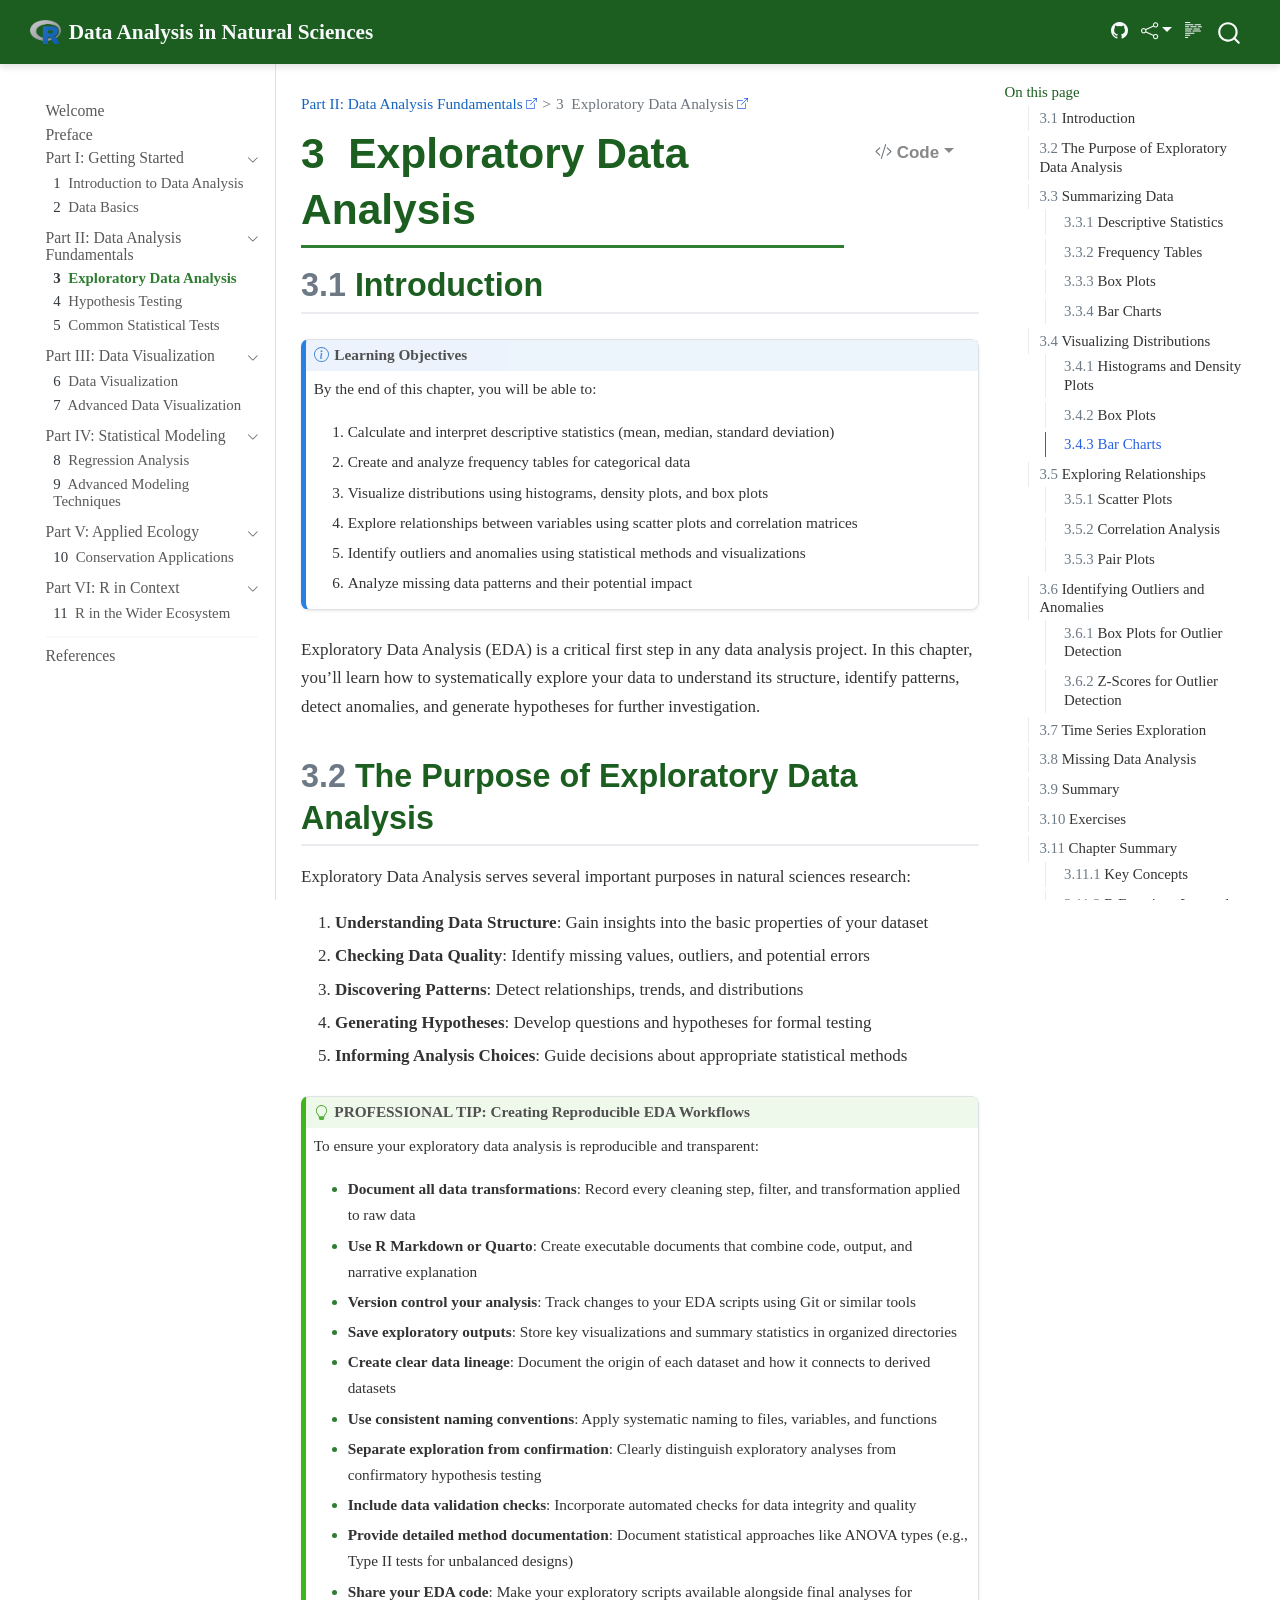
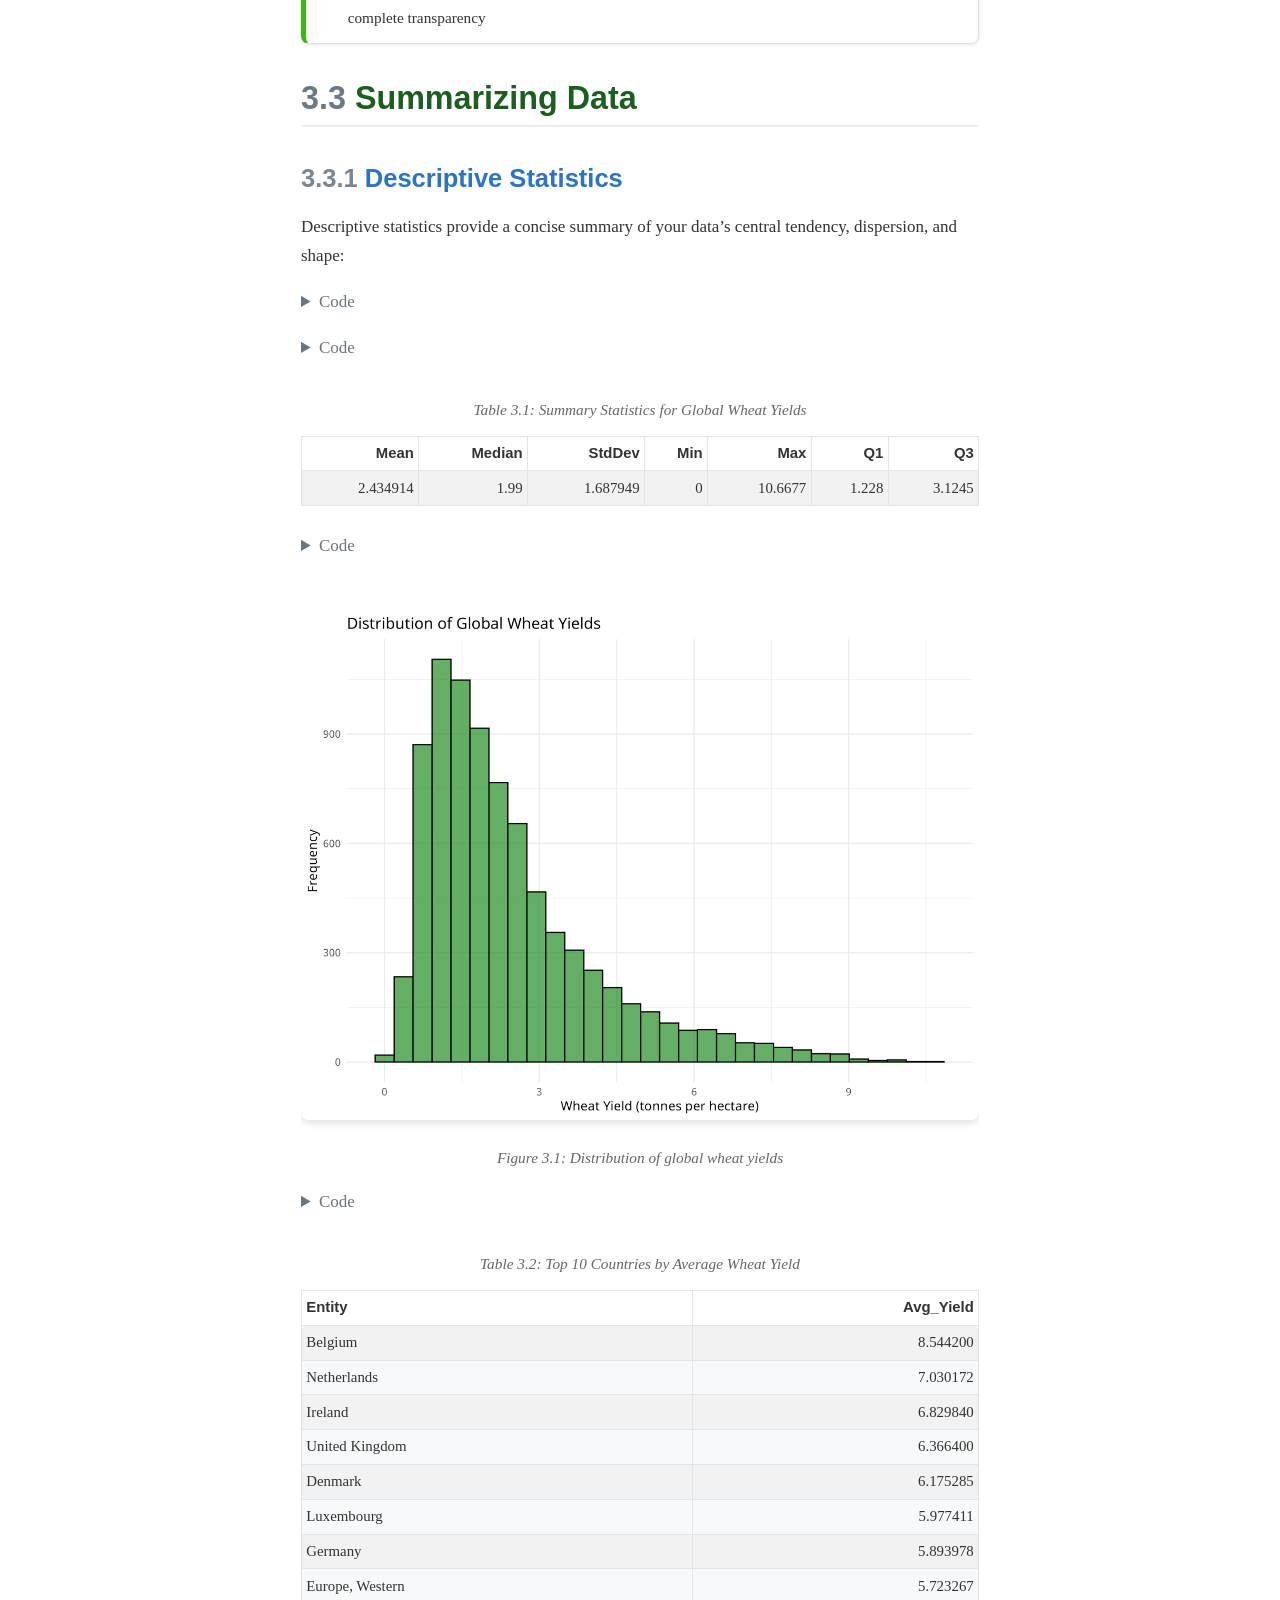
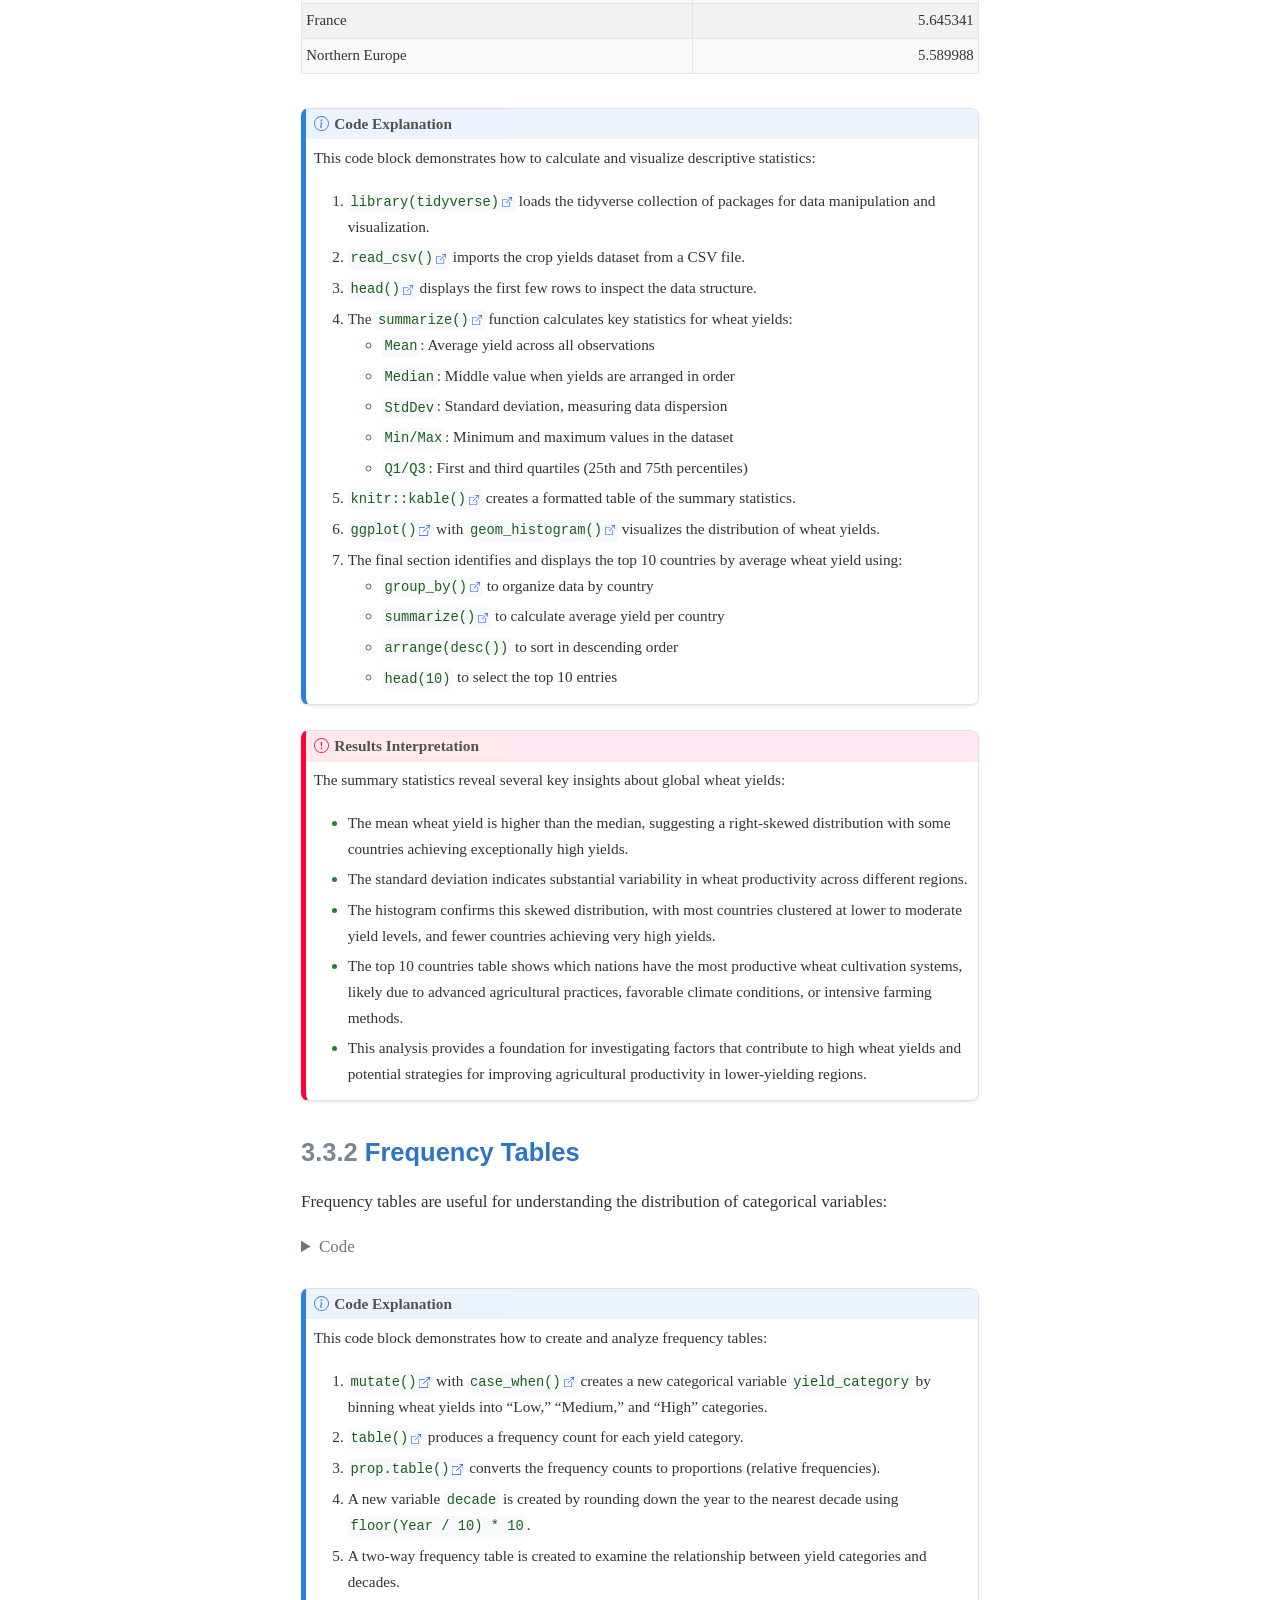
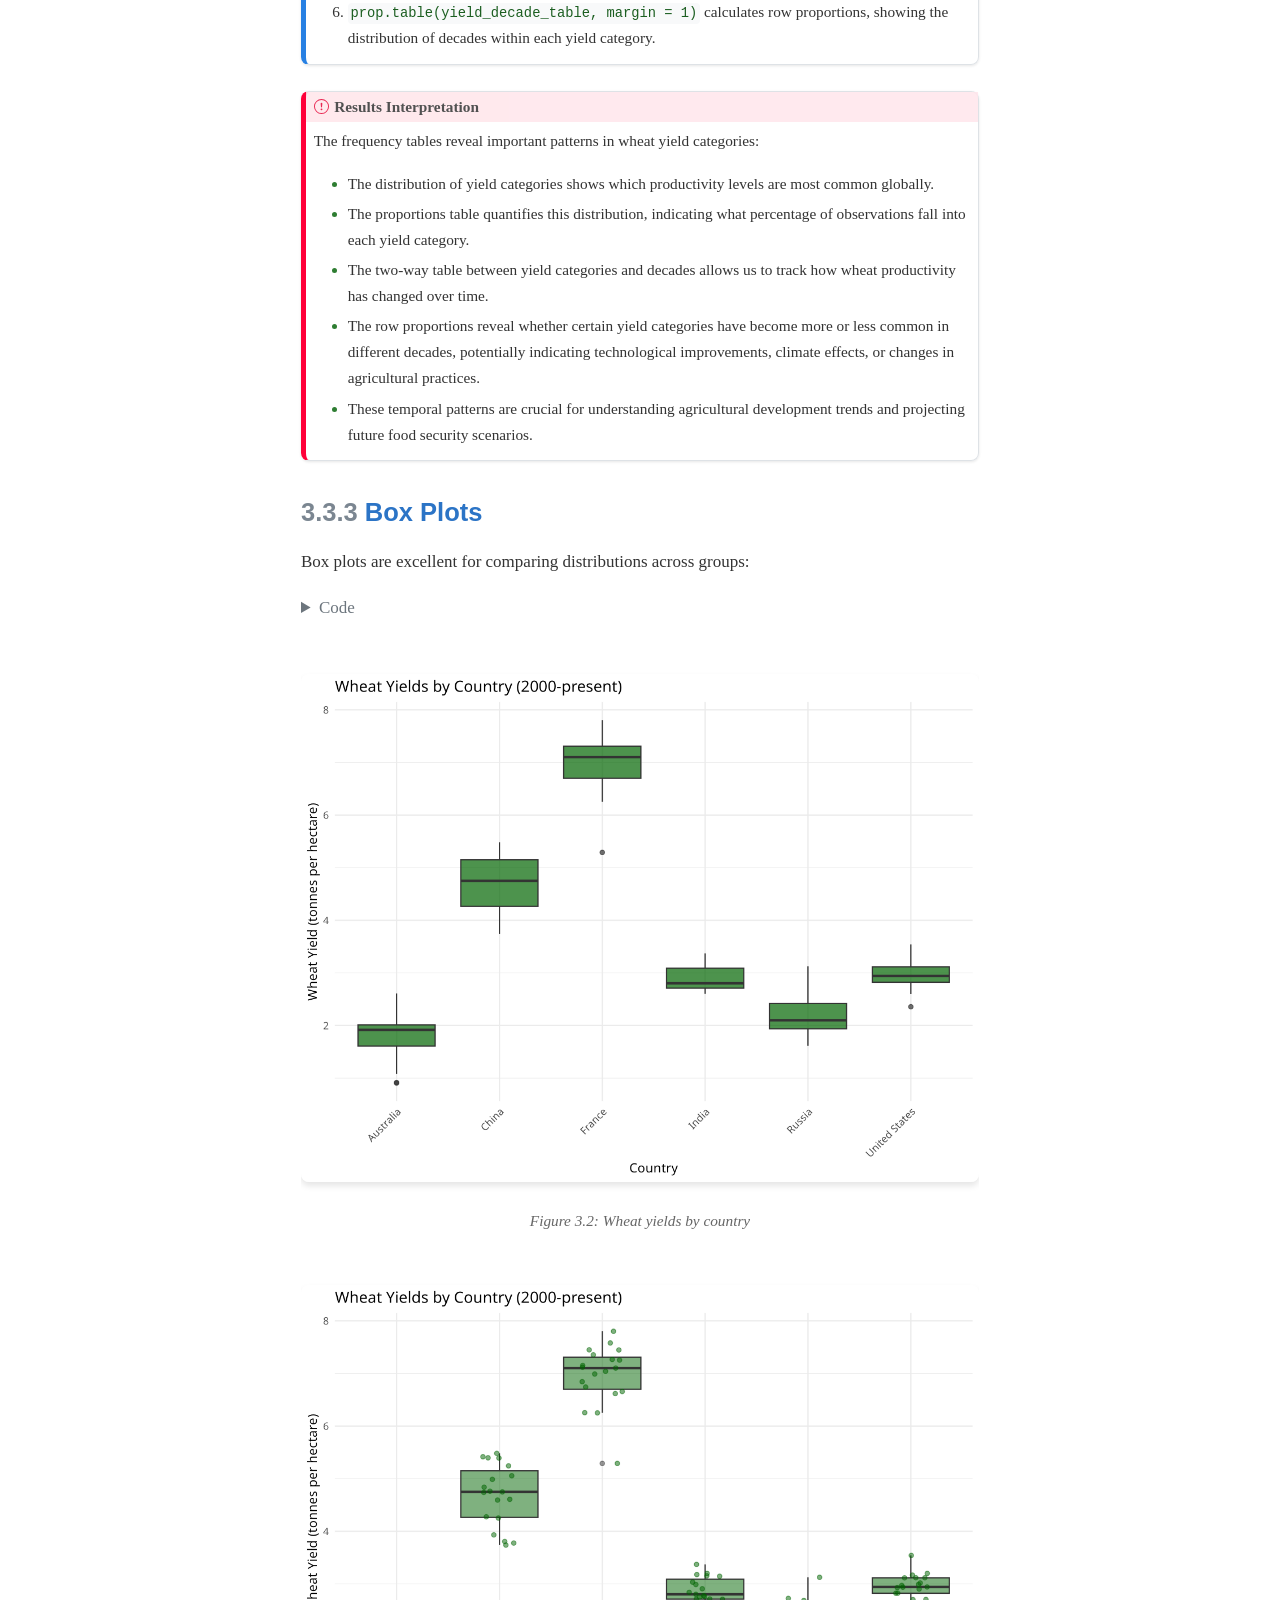
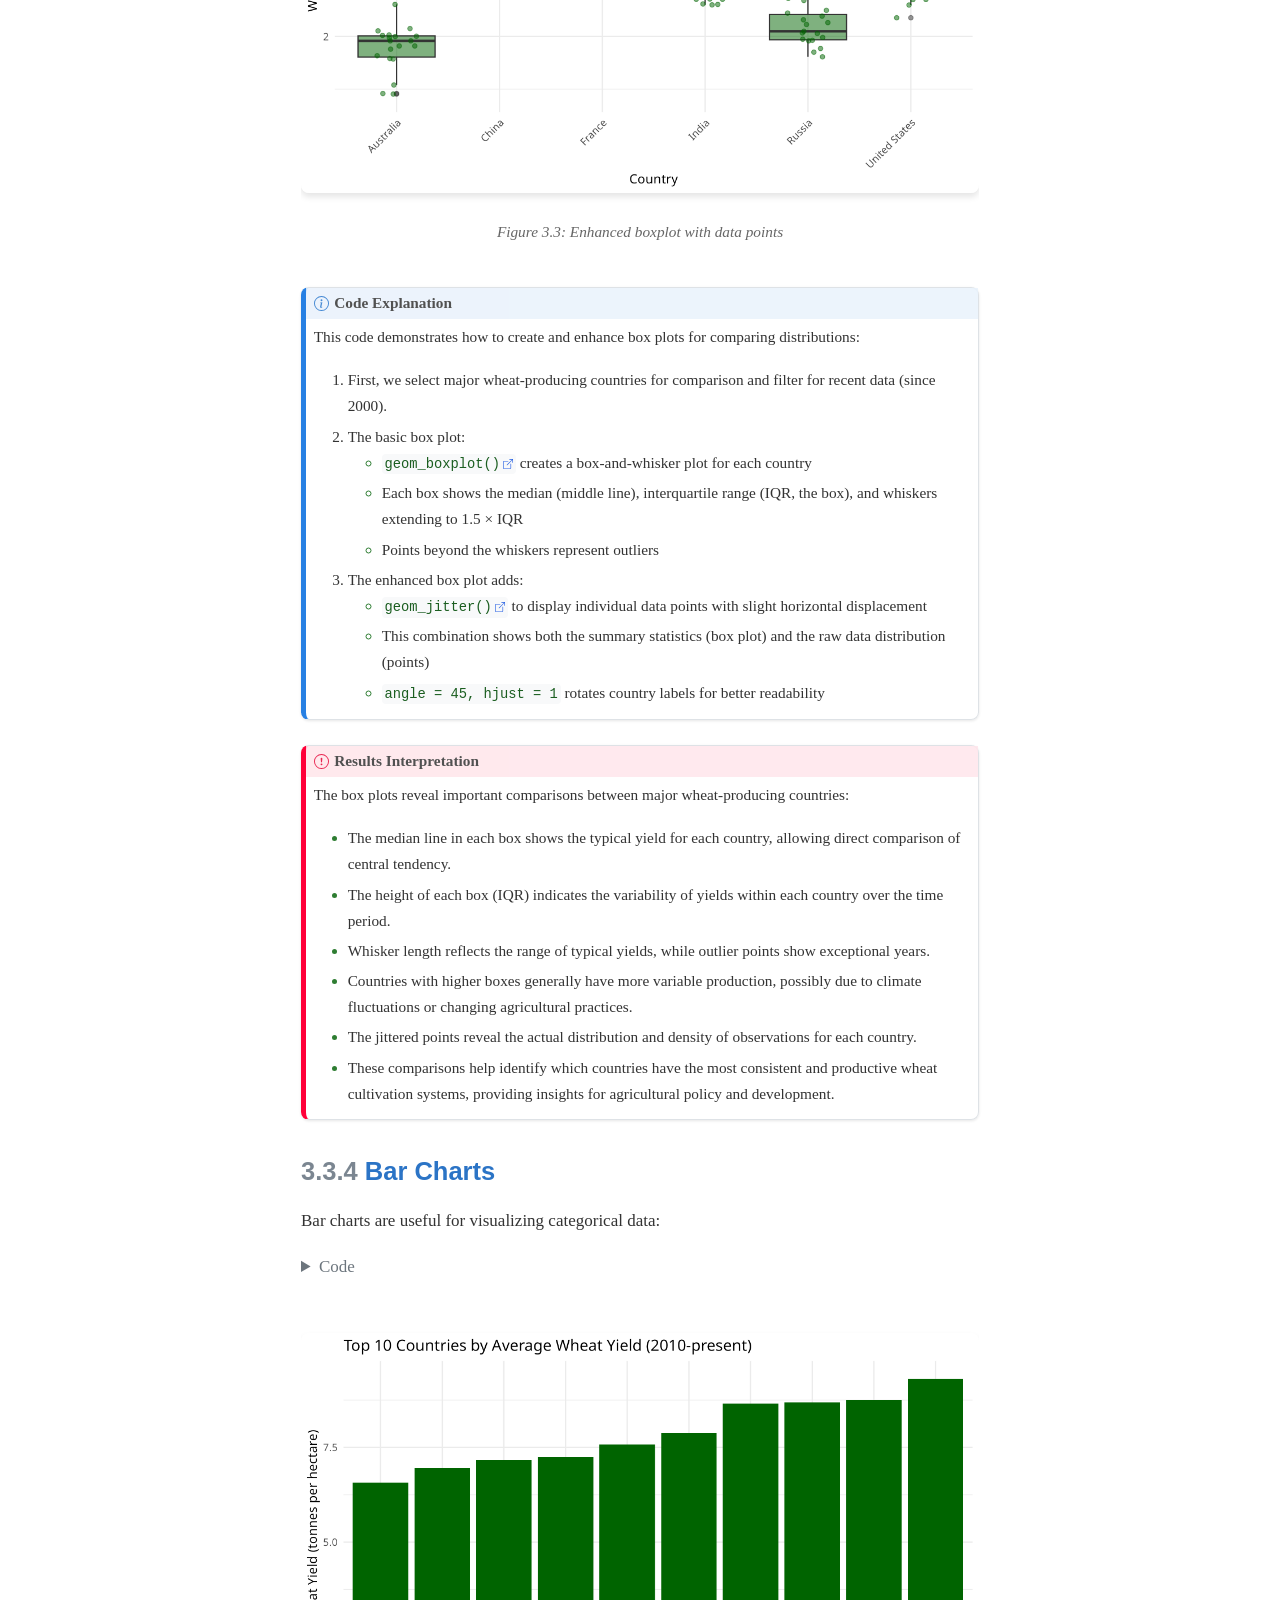
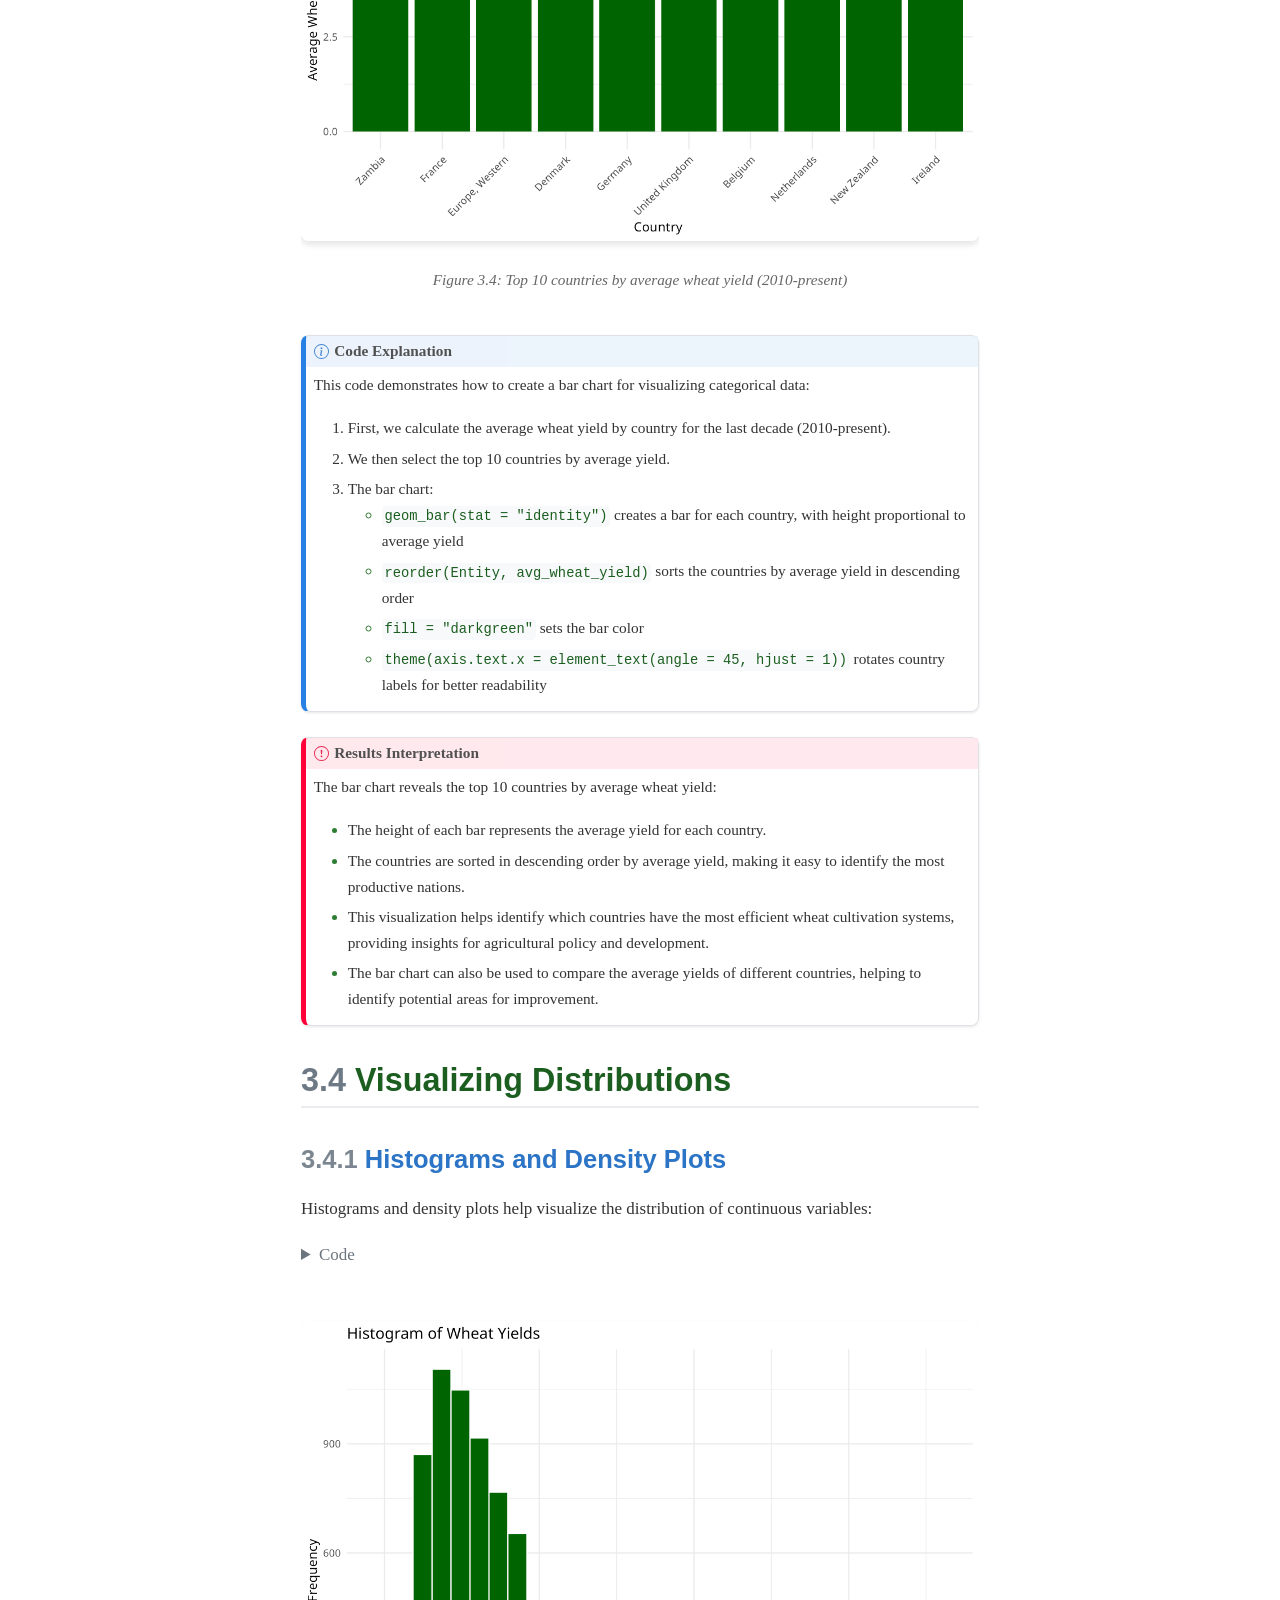
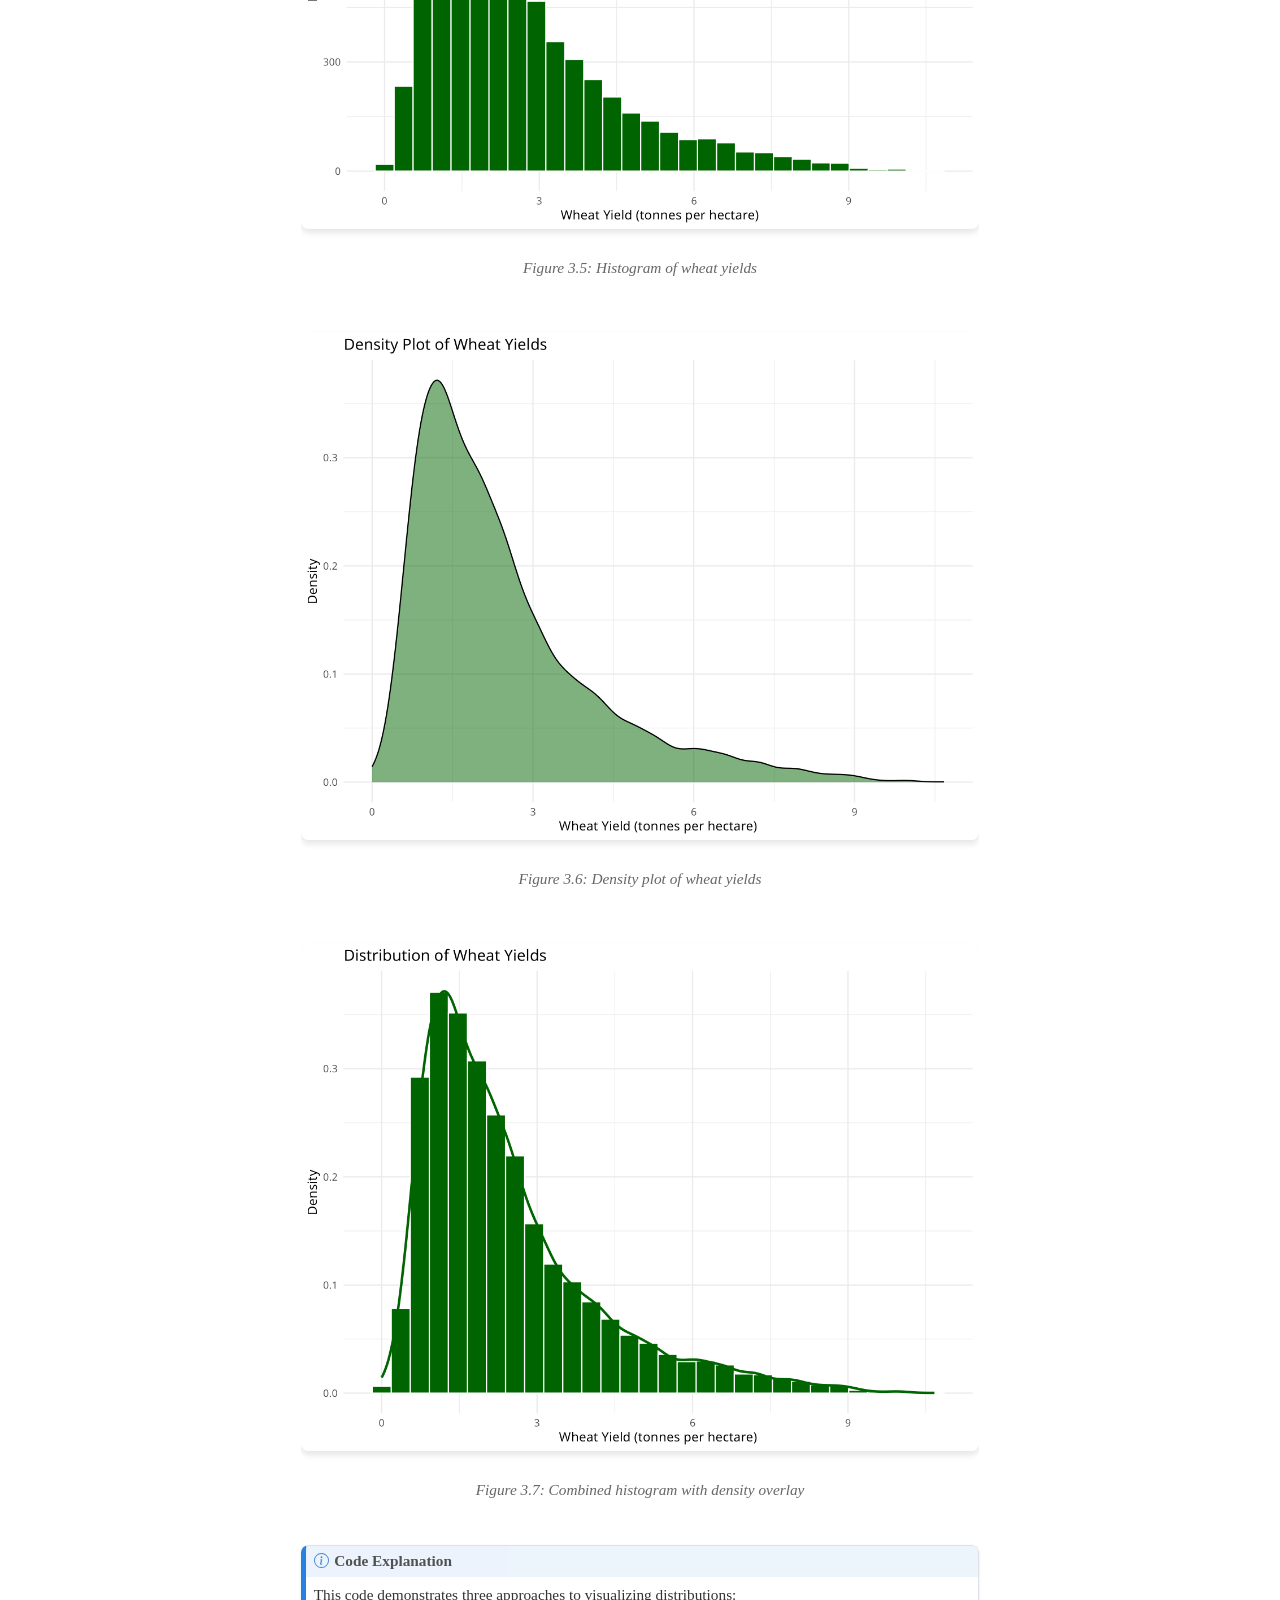
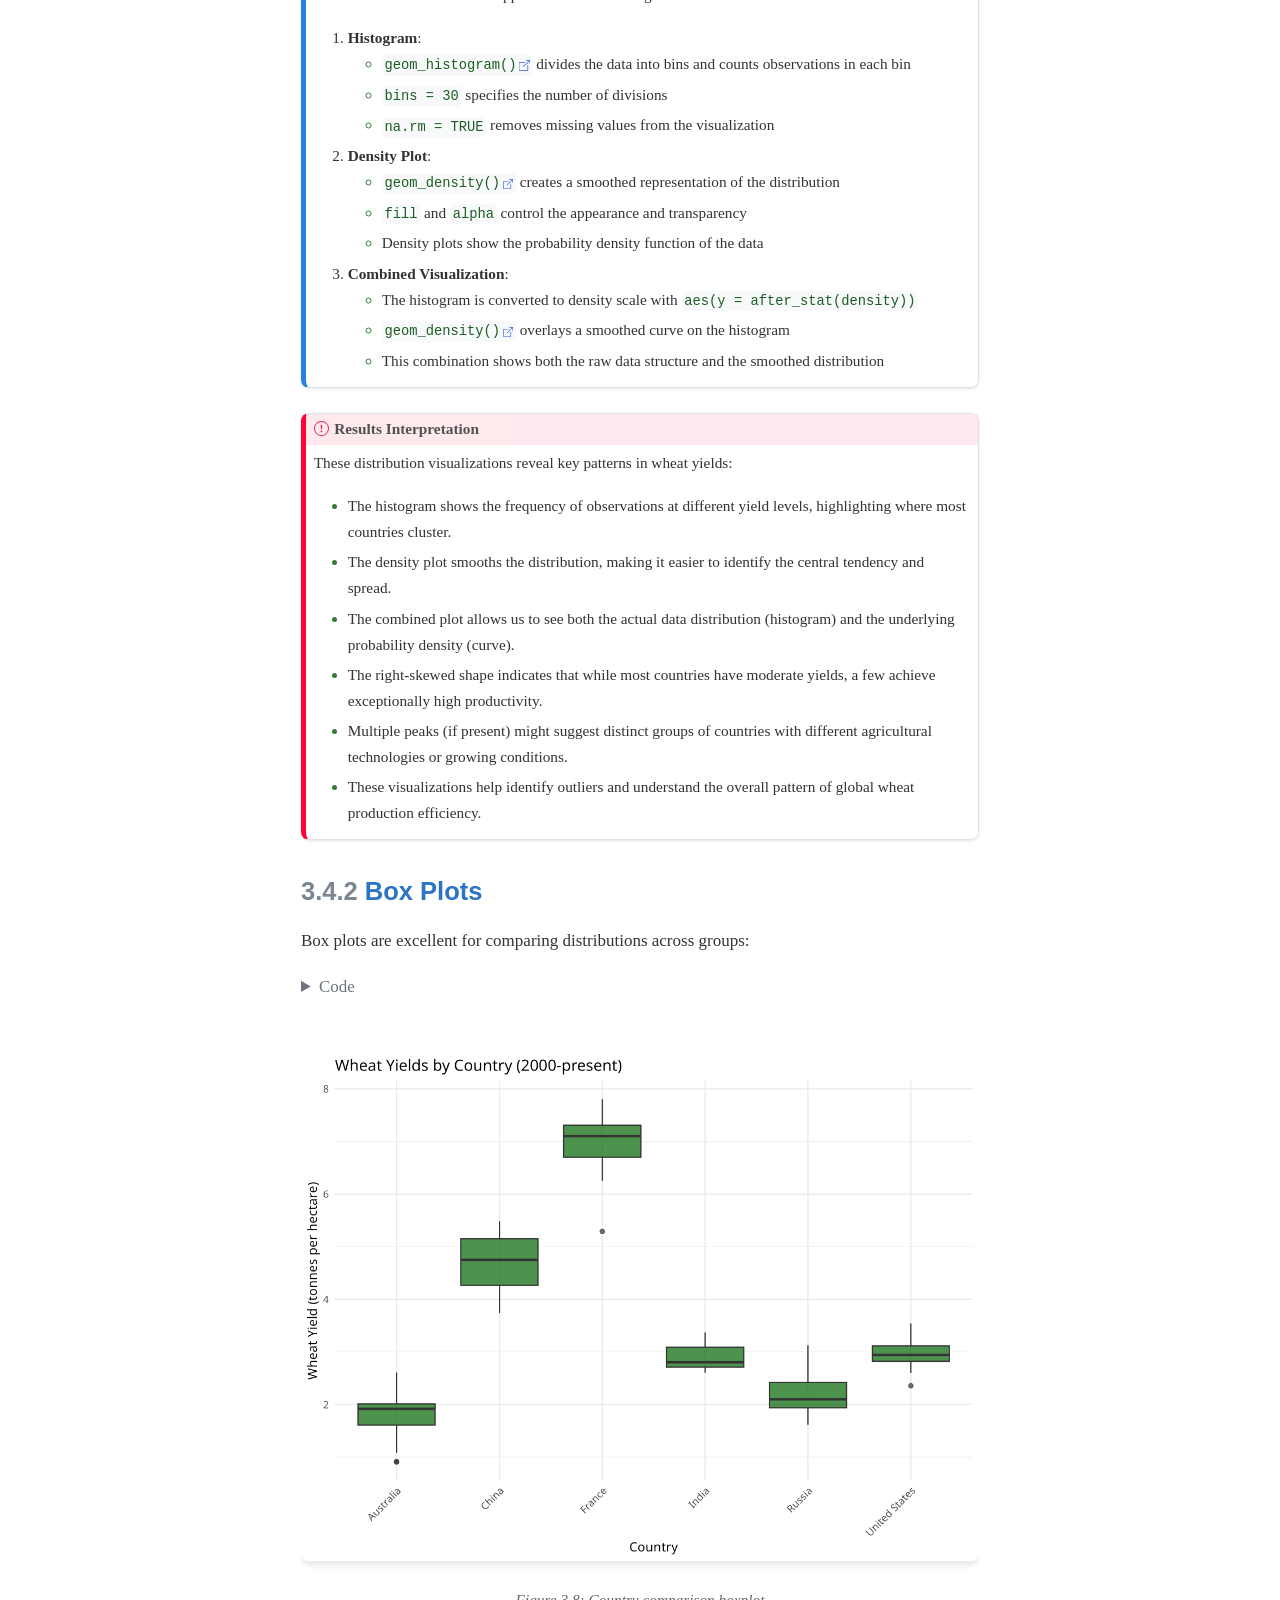
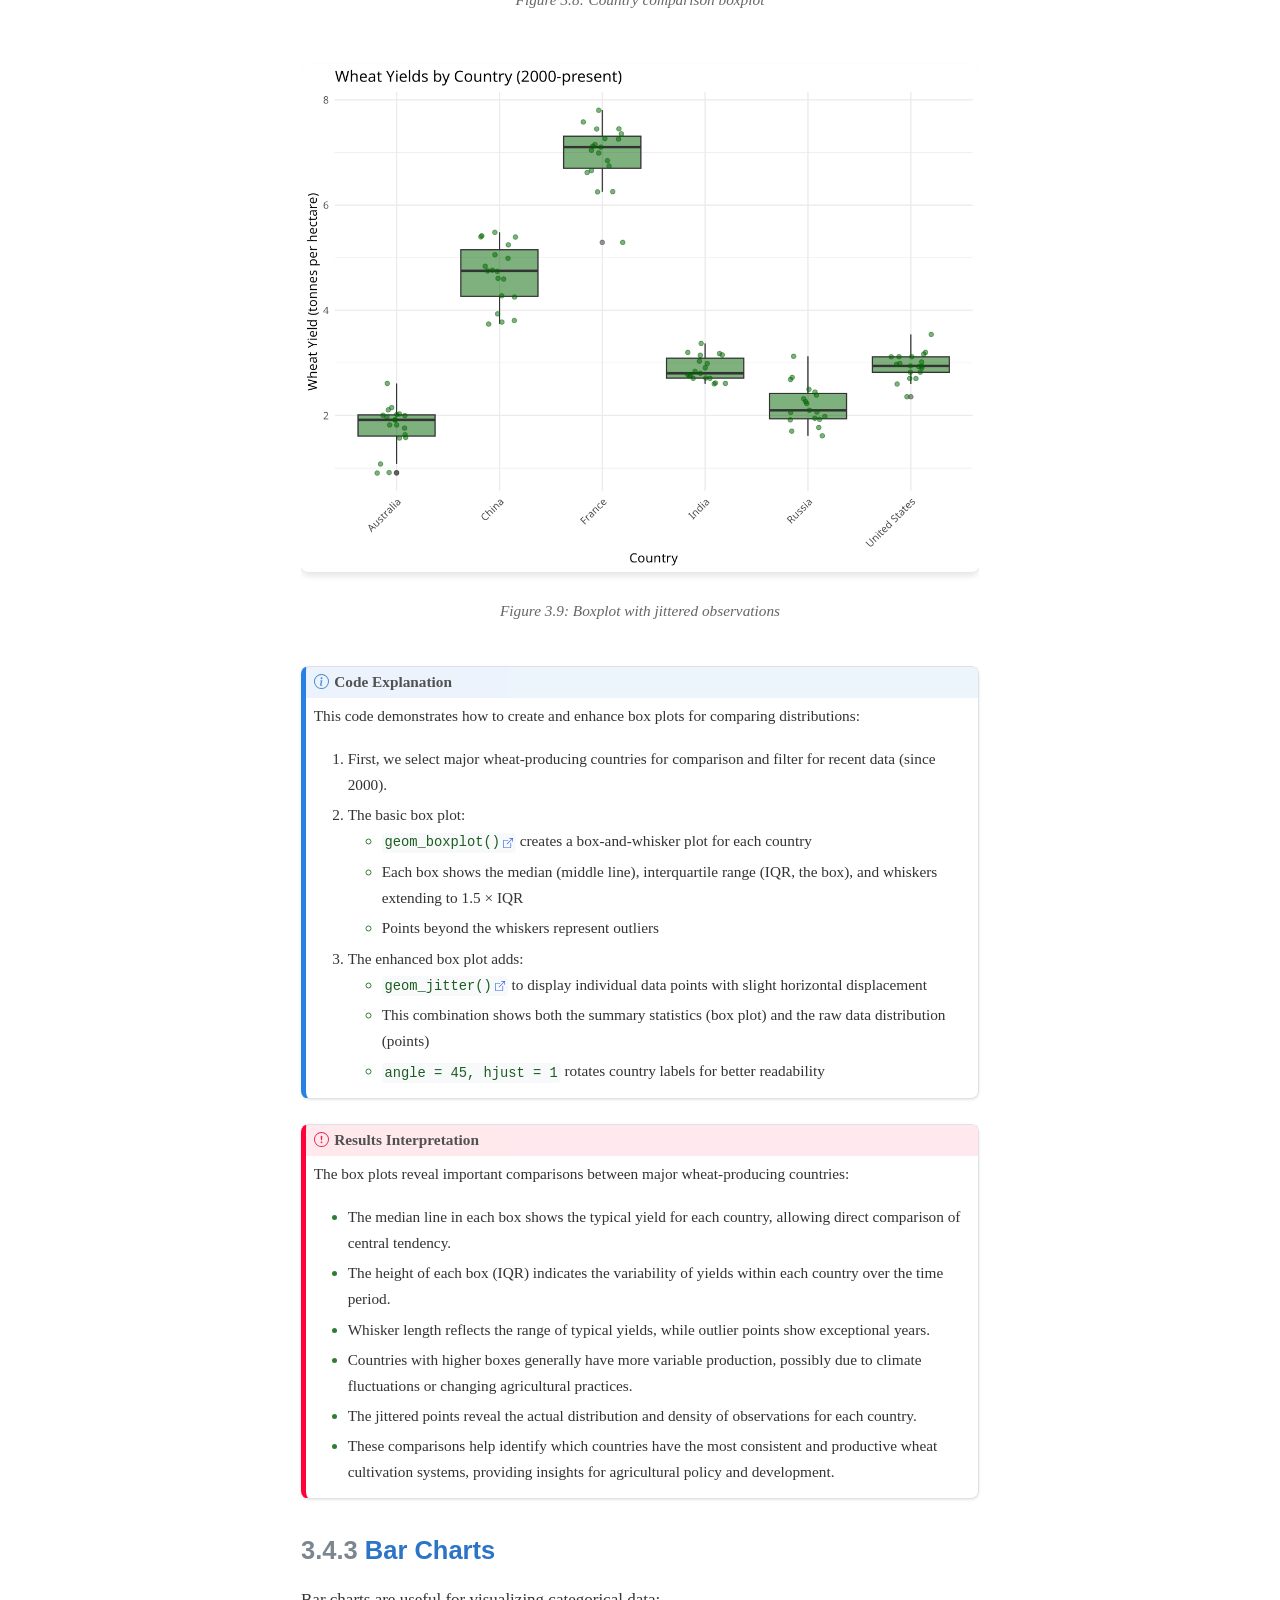
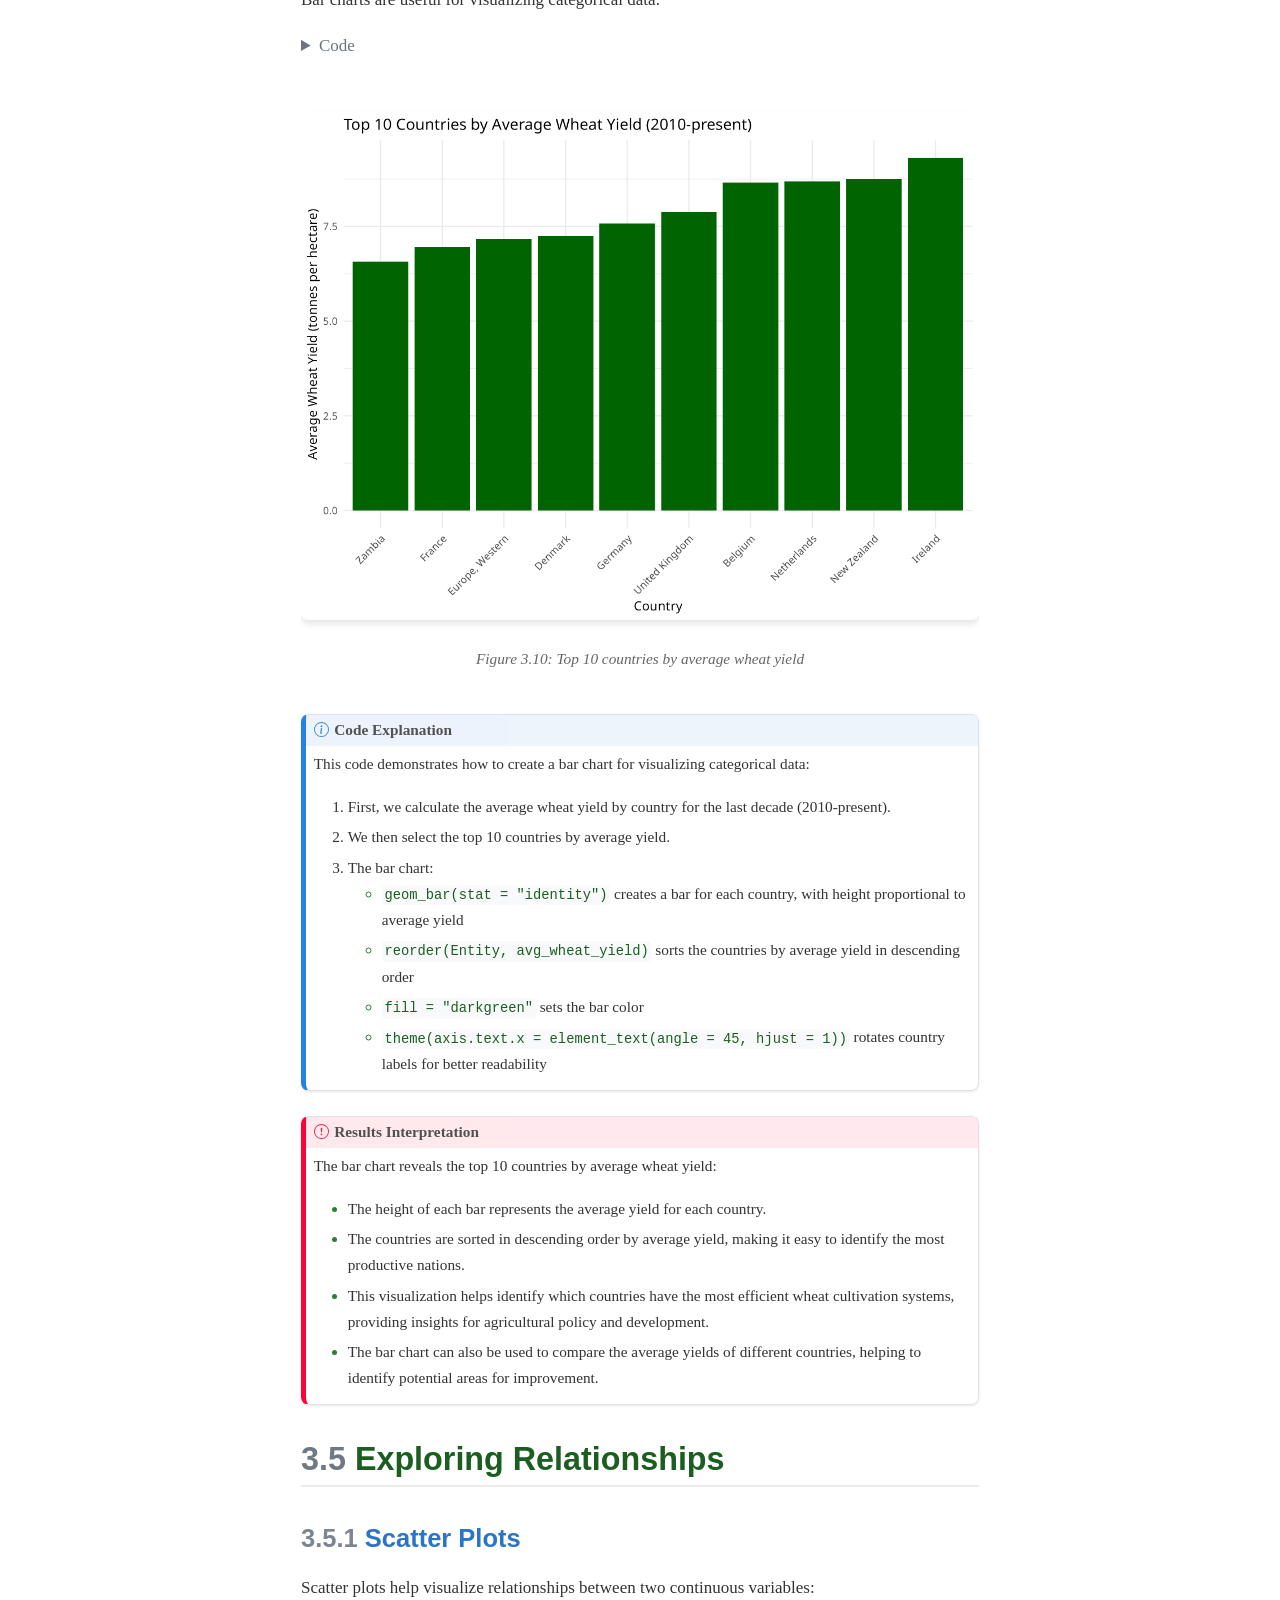
<file: docs/chapters/03-exploratory-analysis.html>
<!DOCTYPE html>
<html xmlns="http://www.w3.org/1999/xhtml" lang="en" xml:lang="en"><head>
<meta http-equiv="Content-Type" content="text/html; charset=UTF-8">
<meta charset="utf-8">
<meta name="generator" content="quarto-99.9.9">
<meta name="viewport" content="width=device-width, initial-scale=1.0, user-scalable=yes">
<title>3&nbsp; Exploratory Data Analysis – Data Analysis in Natural Sciences</title>
<style>
code{white-space: pre-wrap;}
span.smallcaps{font-variant: small-caps;}
div.columns{display: flex; gap: min(4vw, 1.5em);}
div.column{flex: auto; overflow-x: auto;}
div.hanging-indent{margin-left: 1.5em; text-indent: -1.5em;}
ul.task-list{list-style: none;}
ul.task-list li input[type="checkbox"] {
  width: 0.8em;
  margin: 0 0.8em 0.2em -1em; /* quarto-specific, see https://github.com/quarto-dev/quarto-cli/issues/4556 */ 
  vertical-align: middle;
}
/* CSS for syntax highlighting */
html { -webkit-text-size-adjust: 100%; }
pre > code.sourceCode { white-space: pre; position: relative; }
pre > code.sourceCode > span { display: inline-block; line-height: 1.25; }
pre > code.sourceCode > span:empty { height: 1.2em; }
.sourceCode { overflow: visible; }
code.sourceCode > span { color: inherit; text-decoration: inherit; }
div.sourceCode { margin: 1em 0; }
pre.sourceCode { margin: 0; }
@media screen {
div.sourceCode { overflow: auto; }
}
@media print {
pre > code.sourceCode { white-space: pre-wrap; }
pre > code.sourceCode > span { text-indent: -5em; padding-left: 5em; }
}
pre.numberSource code
  { counter-reset: source-line 0; }
pre.numberSource code > span
  { position: relative; left: -4em; counter-increment: source-line; }
pre.numberSource code > span > a:first-child::before
  { content: counter(source-line);
    position: relative; left: -1em; text-align: right; vertical-align: baseline;
    border: none; display: inline-block;
    -webkit-touch-callout: none; -webkit-user-select: none;
    -khtml-user-select: none; -moz-user-select: none;
    -ms-user-select: none; user-select: none;
    padding: 0 4px; width: 4em;
  }
pre.numberSource { margin-left: 3em;  padding-left: 4px; }
div.sourceCode
  {   }
@media screen {
pre > code.sourceCode > span > a:first-child::before { text-decoration: underline; }
}
</style>

<script src="../site_libs/quarto-nav/quarto-nav.js"></script>
<script src="../site_libs/quarto-nav/headroom.min.js"></script>
<script src="../site_libs/clipboard/clipboard.min.js"></script>
<script src="../site_libs/quarto-search/autocomplete.umd.js"></script>
<script src="../site_libs/quarto-search/fuse.min.js"></script>
<script src="../site_libs/quarto-search/quarto-search.js"></script>
<meta name="quarto:offset" content="../">
<link href="../chapters/04-hypothesis-testing.html" rel="next">
<link href="../chapters/02-data-basics.html" rel="prev">
<link href="../images/Rlogo.jpg" rel="icon" type="image/jpeg">
<script src="../site_libs/quarto-html/quarto.js" type="module"></script>
<script src="../site_libs/quarto-html/tabsets/tabsets.js" type="module"></script>
<script src="../site_libs/quarto-html/popper.min.js"></script>
<script src="../site_libs/quarto-html/tippy.umd.min.js"></script>
<script src="../site_libs/quarto-html/anchor.min.js"></script>
<link href="../site_libs/quarto-html/tippy.css" rel="stylesheet">
<link href="../site_libs/quarto-html/quarto-syntax-highlighting-dark-56b67755cebbfb78539c873898544994.css" rel="stylesheet" class="quarto-color-scheme quarto-color-alternate" id="quarto-text-highlighting-styles">
<link href="../site_libs/quarto-html/quarto-syntax-highlighting-f0bc7793ffdd46ddf3b99218c6954345.css" rel="stylesheet" class="quarto-color-scheme" id="quarto-text-highlighting-styles">
<script src="../site_libs/bootstrap/bootstrap.min.js"></script>
<link href="../site_libs/bootstrap/bootstrap-icons.css" rel="stylesheet">
<link href="../site_libs/bootstrap/bootstrap-dark-5cb9b089ed55fbb2d9030d6bb4f5b5f8.min.css" rel="stylesheet" append-hash="true" class="quarto-color-scheme quarto-color-alternate" id="quarto-bootstrap" data-mode="light">
<link href="../site_libs/bootstrap/bootstrap-5cb9b089ed55fbb2d9030d6bb4f5b5f8.min.css" rel="stylesheet" append-hash="true" class="quarto-color-scheme" id="quarto-bootstrap" data-mode="light"><script id="quarto-search-options" type="application/json">{
  "location": "navbar",
  "copy-button": false,
  "collapse-after": 3,
  "panel-placement": "end",
  "type": "overlay",
  "limit": 50,
  "keyboard-shortcut": [
    "f",
    "/",
    "s"
  ],
  "language": {
    "search-no-results-text": "No results",
    "search-matching-documents-text": "matching documents",
    "search-copy-link-title": "Copy link to search",
    "search-hide-matches-text": "Hide additional matches",
    "search-more-match-text": "more match in this document",
    "search-more-matches-text": "more matches in this document",
    "search-clear-button-title": "Clear",
    "search-text-placeholder": "",
    "search-detached-cancel-button-title": "Cancel",
    "search-submit-button-title": "Submit",
    "search-label": "Search"
  }
}</script><style>html{ scroll-behavior: smooth; }</style>
<meta name="description" content="A comprehensive guide to data analysis in natural sciences using R. Learn statistical methods, data visualization, and reproducible research practices.">
<meta name="keywords" content="R programming, data analysis, statistics, ecology, natural sciences, ggplot2, tidyverse, data visualization">
<meta name="author" content="Jimmy Moses">
<link rel="stylesheet" href="../styles.css">
</head>
<body class="nav-sidebar floating nav-fixed quarto-light">

<div id="quarto-search-results"></div>
  <header id="quarto-header" class="headroom fixed-top"><nav class="navbar navbar-expand-lg " data-bs-theme="dark"><div class="navbar-container container-fluid">
      <div class="navbar-brand-container mx-auto">
    <a href="../index.html" class="navbar-brand navbar-brand-logo">
    <img src="../images/Rlogo.jpg" alt="" class="navbar-logo"></a>
    <a class="navbar-brand" href="../index.html">
    <span class="navbar-title">Data Analysis in Natural Sciences</span>
    </a>
  </div>
        <div class="quarto-navbar-tools tools-wide tools-end">
    <a href="https://github.com/jm0535/dains" title="Source Code" class="quarto-navigation-tool px-1" aria-label="Source Code"><i class="bi bi-github"></i></a>
    <div class="dropdown">
      <a href="" title="Share" id="quarto-navigation-tool-dropdown-0" class="quarto-navigation-tool dropdown-toggle px-1" data-bs-toggle="dropdown" aria-expanded="false" role="link" aria-label="Share"><i class="bi bi-share"></i></a>
      <ul class="dropdown-menu dropdown-menu-end" aria-labelledby="quarto-navigation-tool-dropdown-0">
<li>
            <a class="dropdown-item quarto-navbar-tools-item" href="https://twitter.com/intent/tweet?url=|url|">
              <i class="bi bi-twitter pe-1"></i>
            Twitter
            </a>
          </li>
          <li>
            <a class="dropdown-item quarto-navbar-tools-item" href="https://www.facebook.com/sharer/sharer.php?u=|url|">
              <i class="bi bi-facebook pe-1"></i>
            Facebook
            </a>
          </li>
          <li>
            <a class="dropdown-item quarto-navbar-tools-item" href="https://www.linkedin.com/sharing/share-offsite/?url=|url|">
              <i class="bi bi-linkedin pe-1"></i>
            LinkedIn
            </a>
          </li>
      </ul>
</div>
  <a href="" class="quarto-reader-toggle quarto-navigation-tool px-1" onclick="window.quartoToggleReader(); return false;" title="Toggle reader mode">
  <div class="quarto-reader-toggle-btn">
  <i class="bi"></i>
  </div>
</a>
</div>
          <div id="quarto-search" class="" title="Search"></div>
      </div> <!-- /container-fluid -->
    </nav><nav class="quarto-secondary-nav"><div class="container-fluid d-flex">
      <button type="button" class="quarto-btn-toggle btn" data-bs-toggle="collapse" role="button" data-bs-target=".quarto-sidebar-collapse-item" aria-controls="quarto-sidebar" aria-expanded="false" aria-label="Toggle sidebar navigation" onclick="if (window.quartoToggleHeadroom) { window.quartoToggleHeadroom(); }">
        <i class="bi bi-layout-text-sidebar-reverse"></i>
      </button>
        <nav class="quarto-page-breadcrumbs" aria-label="breadcrumb"><ol class="breadcrumb"><li class="breadcrumb-item"><a href="../chapters/03-exploratory-analysis.html">Part II: Data Analysis Fundamentals</a></li><li class="breadcrumb-item"><a href="../chapters/03-exploratory-analysis.html"><span class="chapter-number">3</span>&nbsp; <span class="chapter-title">Exploratory Data Analysis</span></a></li></ol></nav>
        <a class="flex-grow-1" role="navigation" data-bs-toggle="collapse" data-bs-target=".quarto-sidebar-collapse-item" aria-controls="quarto-sidebar" aria-expanded="false" aria-label="Toggle sidebar navigation" onclick="if (window.quartoToggleHeadroom) { window.quartoToggleHeadroom(); }">      
        </a>
    </div>
  </nav></header><!-- content --><div id="quarto-content" class="quarto-container page-columns page-rows-contents page-layout-article page-navbar">
<!-- sidebar -->
  <nav id="quarto-sidebar" class="sidebar collapse collapse-horizontal quarto-sidebar-collapse-item sidebar-navigation floating overflow-auto"><div class="sidebar-menu-container"> 
    <ul class="list-unstyled mt-1">
<li class="sidebar-item">
  <div class="sidebar-item-container"> 
  <a href="../index.html" class="sidebar-item-text sidebar-link">
 <span class="menu-text">Welcome</span></a>
  </div>
</li>
        <li class="sidebar-item">
  <div class="sidebar-item-container"> 
  <a href="../preface.html" class="sidebar-item-text sidebar-link">
 <span class="menu-text">Preface</span></a>
  </div>
</li>
        <li class="sidebar-item sidebar-item-section">
      <div class="sidebar-item-container"> 
            <a class="sidebar-item-text sidebar-link text-start" data-bs-toggle="collapse" data-bs-target="#quarto-sidebar-section-1" role="navigation" aria-expanded="true">
 <span class="menu-text">Part I: Getting Started</span></a>
          <a class="sidebar-item-toggle text-start" data-bs-toggle="collapse" data-bs-target="#quarto-sidebar-section-1" role="navigation" aria-expanded="true" aria-label="Toggle section">
            <i class="bi bi-chevron-right ms-2"></i>
          </a> 
      </div>
      <ul id="quarto-sidebar-section-1" class="collapse list-unstyled sidebar-section depth1 show">
<li class="sidebar-item">
  <div class="sidebar-item-container"> 
  <a href="../chapters/01-introduction.html" class="sidebar-item-text sidebar-link">
 <span class="menu-text"><span class="chapter-number">1</span>&nbsp; <span class="chapter-title">Introduction to Data Analysis</span></span></a>
  </div>
</li>
          <li class="sidebar-item">
  <div class="sidebar-item-container"> 
  <a href="../chapters/02-data-basics.html" class="sidebar-item-text sidebar-link">
 <span class="menu-text"><span class="chapter-number">2</span>&nbsp; <span class="chapter-title">Data Basics</span></span></a>
  </div>
</li>
      </ul>
</li>
        <li class="sidebar-item sidebar-item-section">
      <div class="sidebar-item-container"> 
            <a class="sidebar-item-text sidebar-link text-start" data-bs-toggle="collapse" data-bs-target="#quarto-sidebar-section-2" role="navigation" aria-expanded="true">
 <span class="menu-text">Part II: Data Analysis Fundamentals</span></a>
          <a class="sidebar-item-toggle text-start" data-bs-toggle="collapse" data-bs-target="#quarto-sidebar-section-2" role="navigation" aria-expanded="true" aria-label="Toggle section">
            <i class="bi bi-chevron-right ms-2"></i>
          </a> 
      </div>
      <ul id="quarto-sidebar-section-2" class="collapse list-unstyled sidebar-section depth1 show">
<li class="sidebar-item">
  <div class="sidebar-item-container"> 
  <a href="../chapters/03-exploratory-analysis.html" class="sidebar-item-text sidebar-link active">
 <span class="menu-text"><span class="chapter-number">3</span>&nbsp; <span class="chapter-title">Exploratory Data Analysis</span></span></a>
  </div>
</li>
          <li class="sidebar-item">
  <div class="sidebar-item-container"> 
  <a href="../chapters/04-hypothesis-testing.html" class="sidebar-item-text sidebar-link">
 <span class="menu-text"><span class="chapter-number">4</span>&nbsp; <span class="chapter-title">Hypothesis Testing</span></span></a>
  </div>
</li>
          <li class="sidebar-item">
  <div class="sidebar-item-container"> 
  <a href="../chapters/05-statistical-tests.html" class="sidebar-item-text sidebar-link">
 <span class="menu-text"><span class="chapter-number">5</span>&nbsp; <span class="chapter-title">Common Statistical Tests</span></span></a>
  </div>
</li>
      </ul>
</li>
        <li class="sidebar-item sidebar-item-section">
      <div class="sidebar-item-container"> 
            <a class="sidebar-item-text sidebar-link text-start" data-bs-toggle="collapse" data-bs-target="#quarto-sidebar-section-3" role="navigation" aria-expanded="true">
 <span class="menu-text">Part III: Data Visualization</span></a>
          <a class="sidebar-item-toggle text-start" data-bs-toggle="collapse" data-bs-target="#quarto-sidebar-section-3" role="navigation" aria-expanded="true" aria-label="Toggle section">
            <i class="bi bi-chevron-right ms-2"></i>
          </a> 
      </div>
      <ul id="quarto-sidebar-section-3" class="collapse list-unstyled sidebar-section depth1 show">
<li class="sidebar-item">
  <div class="sidebar-item-container"> 
  <a href="../chapters/06-visualization.html" class="sidebar-item-text sidebar-link">
 <span class="menu-text"><span class="chapter-number">6</span>&nbsp; <span class="chapter-title">Data Visualization</span></span></a>
  </div>
</li>
          <li class="sidebar-item">
  <div class="sidebar-item-container"> 
  <a href="../chapters/07-advanced-visualization.html" class="sidebar-item-text sidebar-link">
 <span class="menu-text"><span class="chapter-number">7</span>&nbsp; <span class="chapter-title">Advanced Data Visualization</span></span></a>
  </div>
</li>
      </ul>
</li>
        <li class="sidebar-item sidebar-item-section">
      <div class="sidebar-item-container"> 
            <a class="sidebar-item-text sidebar-link text-start" data-bs-toggle="collapse" data-bs-target="#quarto-sidebar-section-4" role="navigation" aria-expanded="true">
 <span class="menu-text">Part IV: Statistical Modeling</span></a>
          <a class="sidebar-item-toggle text-start" data-bs-toggle="collapse" data-bs-target="#quarto-sidebar-section-4" role="navigation" aria-expanded="true" aria-label="Toggle section">
            <i class="bi bi-chevron-right ms-2"></i>
          </a> 
      </div>
      <ul id="quarto-sidebar-section-4" class="collapse list-unstyled sidebar-section depth1 show">
<li class="sidebar-item">
  <div class="sidebar-item-container"> 
  <a href="../chapters/08-regression.html" class="sidebar-item-text sidebar-link">
 <span class="menu-text"><span class="chapter-number">8</span>&nbsp; <span class="chapter-title">Regression Analysis</span></span></a>
  </div>
</li>
          <li class="sidebar-item">
  <div class="sidebar-item-container"> 
  <a href="../chapters/09-advanced-modeling.html" class="sidebar-item-text sidebar-link">
 <span class="menu-text"><span class="chapter-number">9</span>&nbsp; <span class="chapter-title">Advanced Modeling Techniques</span></span></a>
  </div>
</li>
      </ul>
</li>
        <li class="sidebar-item sidebar-item-section">
      <div class="sidebar-item-container"> 
            <a class="sidebar-item-text sidebar-link text-start" data-bs-toggle="collapse" data-bs-target="#quarto-sidebar-section-5" role="navigation" aria-expanded="true">
 <span class="menu-text">Part V: Applied Ecology</span></a>
          <a class="sidebar-item-toggle text-start" data-bs-toggle="collapse" data-bs-target="#quarto-sidebar-section-5" role="navigation" aria-expanded="true" aria-label="Toggle section">
            <i class="bi bi-chevron-right ms-2"></i>
          </a> 
      </div>
      <ul id="quarto-sidebar-section-5" class="collapse list-unstyled sidebar-section depth1 show">
<li class="sidebar-item">
  <div class="sidebar-item-container"> 
  <a href="../chapters/10-conservation.html" class="sidebar-item-text sidebar-link">
 <span class="menu-text"><span class="chapter-number">10</span>&nbsp; <span class="chapter-title">Conservation Applications</span></span></a>
  </div>
</li>
      </ul>
</li>
        <li class="sidebar-item sidebar-item-section">
      <div class="sidebar-item-container"> 
            <a class="sidebar-item-text sidebar-link text-start" data-bs-toggle="collapse" data-bs-target="#quarto-sidebar-section-6" role="navigation" aria-expanded="true">
 <span class="menu-text">Part VI: R in Context</span></a>
          <a class="sidebar-item-toggle text-start" data-bs-toggle="collapse" data-bs-target="#quarto-sidebar-section-6" role="navigation" aria-expanded="true" aria-label="Toggle section">
            <i class="bi bi-chevron-right ms-2"></i>
          </a> 
      </div>
      <ul id="quarto-sidebar-section-6" class="collapse list-unstyled sidebar-section depth1 show">
<li class="sidebar-item">
  <div class="sidebar-item-container"> 
  <a href="../chapters/11-r-integrations.html" class="sidebar-item-text sidebar-link">
 <span class="menu-text"><span class="chapter-number">11</span>&nbsp; <span class="chapter-title">R in the Wider Ecosystem</span></span></a>
  </div>
</li>
      </ul>
</li>
        <li class="px-0"><hr class="sidebar-divider hi "></li>
        <li class="sidebar-item">
  <div class="sidebar-item-container"> 
  <a href="../references.html" class="sidebar-item-text sidebar-link">
 <span class="menu-text">References</span></a>
  </div>
</li>
    </ul>
</div>
</nav><div id="quarto-sidebar-glass" class="quarto-sidebar-collapse-item" data-bs-toggle="collapse" data-bs-target=".quarto-sidebar-collapse-item"></div>
<!-- margin-sidebar -->
    <div id="quarto-margin-sidebar" class="sidebar margin-sidebar">
        <nav id="TOC" role="doc-toc" class="toc-active" data-toc-expanded="2"><h2 id="toc-title">On this page</h2>
   
  <ul>
<li><a href="#introduction" id="toc-introduction" class="nav-link active" data-scroll-target="#introduction"><span class="header-section-number">3.1</span> Introduction</a></li>
  <li><a href="#the-purpose-of-exploratory-data-analysis" id="toc-the-purpose-of-exploratory-data-analysis" class="nav-link" data-scroll-target="#the-purpose-of-exploratory-data-analysis"><span class="header-section-number">3.2</span> The Purpose of Exploratory Data Analysis</a></li>
  <li>
<a href="#summarizing-data" id="toc-summarizing-data" class="nav-link" data-scroll-target="#summarizing-data"><span class="header-section-number">3.3</span> Summarizing Data</a>
  <ul class="collapse">
<li><a href="#descriptive-statistics" id="toc-descriptive-statistics" class="nav-link" data-scroll-target="#descriptive-statistics"><span class="header-section-number">3.3.1</span> Descriptive Statistics</a></li>
  <li><a href="#frequency-tables" id="toc-frequency-tables" class="nav-link" data-scroll-target="#frequency-tables"><span class="header-section-number">3.3.2</span> Frequency Tables</a></li>
  <li><a href="#box-plots" id="toc-box-plots" class="nav-link" data-scroll-target="#box-plots"><span class="header-section-number">3.3.3</span> Box Plots</a></li>
  <li><a href="#bar-charts" id="toc-bar-charts" class="nav-link" data-scroll-target="#bar-charts"><span class="header-section-number">3.3.4</span> Bar Charts</a></li>
  </ul>
</li>
  <li>
<a href="#visualizing-distributions" id="toc-visualizing-distributions" class="nav-link" data-scroll-target="#visualizing-distributions"><span class="header-section-number">3.4</span> Visualizing Distributions</a>
  <ul class="collapse">
<li><a href="#histograms-and-density-plots" id="toc-histograms-and-density-plots" class="nav-link" data-scroll-target="#histograms-and-density-plots"><span class="header-section-number">3.4.1</span> Histograms and Density Plots</a></li>
  <li><a href="#box-plots-1" id="toc-box-plots-1" class="nav-link" data-scroll-target="#box-plots-1"><span class="header-section-number">3.4.2</span> Box Plots</a></li>
  <li><a href="#bar-charts-1" id="toc-bar-charts-1" class="nav-link" data-scroll-target="#bar-charts-1"><span class="header-section-number">3.4.3</span> Bar Charts</a></li>
  </ul>
</li>
  <li>
<a href="#exploring-relationships" id="toc-exploring-relationships" class="nav-link" data-scroll-target="#exploring-relationships"><span class="header-section-number">3.5</span> Exploring Relationships</a>
  <ul class="collapse">
<li><a href="#scatter-plots" id="toc-scatter-plots" class="nav-link" data-scroll-target="#scatter-plots"><span class="header-section-number">3.5.1</span> Scatter Plots</a></li>
  <li><a href="#correlation-analysis" id="toc-correlation-analysis" class="nav-link" data-scroll-target="#correlation-analysis"><span class="header-section-number">3.5.2</span> Correlation Analysis</a></li>
  <li><a href="#pair-plots" id="toc-pair-plots" class="nav-link" data-scroll-target="#pair-plots"><span class="header-section-number">3.5.3</span> Pair Plots</a></li>
  </ul>
</li>
  <li>
<a href="#identifying-outliers-and-anomalies" id="toc-identifying-outliers-and-anomalies" class="nav-link" data-scroll-target="#identifying-outliers-and-anomalies"><span class="header-section-number">3.6</span> Identifying Outliers and Anomalies</a>
  <ul class="collapse">
<li><a href="#box-plots-for-outlier-detection" id="toc-box-plots-for-outlier-detection" class="nav-link" data-scroll-target="#box-plots-for-outlier-detection"><span class="header-section-number">3.6.1</span> Box Plots for Outlier Detection</a></li>
  <li><a href="#z-scores-for-outlier-detection" id="toc-z-scores-for-outlier-detection" class="nav-link" data-scroll-target="#z-scores-for-outlier-detection"><span class="header-section-number">3.6.2</span> Z-Scores for Outlier Detection</a></li>
  </ul>
</li>
  <li><a href="#time-series-exploration" id="toc-time-series-exploration" class="nav-link" data-scroll-target="#time-series-exploration"><span class="header-section-number">3.7</span> Time Series Exploration</a></li>
  <li><a href="#missing-data-analysis" id="toc-missing-data-analysis" class="nav-link" data-scroll-target="#missing-data-analysis"><span class="header-section-number">3.8</span> Missing Data Analysis</a></li>
  <li><a href="#summary" id="toc-summary" class="nav-link" data-scroll-target="#summary"><span class="header-section-number">3.9</span> Summary</a></li>
  <li><a href="#exercises" id="toc-exercises" class="nav-link" data-scroll-target="#exercises"><span class="header-section-number">3.10</span> Exercises</a></li>
  <li>
<a href="#chapter-summary" id="toc-chapter-summary" class="nav-link" data-scroll-target="#chapter-summary"><span class="header-section-number">3.11</span> Chapter Summary</a>
  <ul class="collapse">
<li><a href="#key-concepts" id="toc-key-concepts" class="nav-link" data-scroll-target="#key-concepts"><span class="header-section-number">3.11.1</span> Key Concepts</a></li>
  <li><a href="#r-functions-learned" id="toc-r-functions-learned" class="nav-link" data-scroll-target="#r-functions-learned"><span class="header-section-number">3.11.2</span> R Functions Learned</a></li>
  <li><a href="#next-steps" id="toc-next-steps" class="nav-link" data-scroll-target="#next-steps"><span class="header-section-number">3.11.3</span> Next Steps</a></li>
  </ul>
</li>
  <li><a href="#exercises-1" id="toc-exercises-1" class="nav-link" data-scroll-target="#exercises-1"><span class="header-section-number">3.12</span> Exercises</a></li>
  </ul><div class="toc-actions"><ul><li><a href="https://github.com/jm0535/dains/edit/main/chapters/03-exploratory-analysis.qmd" class="toc-action"><i class="bi bi-github"></i>Edit this page</a></li><li><a href="https://github.com/jm0535/dains/issues/new" class="toc-action"><i class="bi empty"></i>Report an issue</a></li><li><a href="https://github.com/jm0535/dains/blob/main/chapters/03-exploratory-analysis.qmd" class="toc-action"><i class="bi empty"></i>View source</a></li></ul></div></nav>
    </div>
<!-- main -->
<main class="content" id="quarto-document-content"><header id="title-block-header" class="quarto-title-block default"><nav class="quarto-page-breadcrumbs quarto-title-breadcrumbs d-none d-lg-block" aria-label="breadcrumb"><ol class="breadcrumb"><li class="breadcrumb-item"><a href="../chapters/03-exploratory-analysis.html">Part II: Data Analysis Fundamentals</a></li><li class="breadcrumb-item"><a href="../chapters/03-exploratory-analysis.html"><span class="chapter-number">3</span>&nbsp; <span class="chapter-title">Exploratory Data Analysis</span></a></li></ol></nav><div class="quarto-title">
<div class="quarto-title-block"><div><h1 class="title">
<span class="chapter-number">3</span>&nbsp; <span class="chapter-title">Exploratory Data Analysis</span>
</h1><button type="button" class="btn code-tools-button dropdown-toggle" id="quarto-code-tools-menu" data-bs-toggle="dropdown" aria-expanded="false"><i class="bi"></i> Code</button><ul class="dropdown-menu dropdown-menu-end" aria-labelelledby="quarto-code-tools-menu"><li><a id="quarto-show-all-code" class="dropdown-item" href="javascript:void(0)" role="button">Show All Code</a></li><li><a id="quarto-hide-all-code" class="dropdown-item" href="javascript:void(0)" role="button">Hide All Code</a></li><li><hr class="dropdown-divider"></li><li><a id="quarto-view-source" class="dropdown-item" href="javascript:void(0)" role="button">View Source</a></li></ul></div></div>
</div>



<div class="quarto-title-meta">

    
  
    
  </div>
  


</header><section id="introduction" class="level2" data-number="3.1"><h2 data-number="3.1" class="anchored" data-anchor-id="introduction">
<span class="header-section-number">3.1</span> Introduction</h2>
<div class="callout callout-style-default callout-note callout-titled">
<div class="callout-header d-flex align-content-center">
<div class="callout-icon-container">
<i class="callout-icon"></i>
</div>
<div class="callout-title-container flex-fill">
Learning Objectives
</div>
</div>
<div class="callout-body-container callout-body">
<p>By the end of this chapter, you will be able to:</p>
<ol type="1">
<li>Calculate and interpret descriptive statistics (mean, median, standard deviation)</li>
<li>Create and analyze frequency tables for categorical data</li>
<li>Visualize distributions using histograms, density plots, and box plots</li>
<li>Explore relationships between variables using scatter plots and correlation matrices</li>
<li>Identify outliers and anomalies using statistical methods and visualizations</li>
<li>Analyze missing data patterns and their potential impact</li>
</ol>
</div>
</div>
<p>Exploratory Data Analysis (EDA) is a critical first step in any data analysis project. In this chapter, you’ll learn how to systematically explore your data to understand its structure, identify patterns, detect anomalies, and generate hypotheses for further investigation.</p>
</section><section id="the-purpose-of-exploratory-data-analysis" class="level2" data-number="3.2"><h2 data-number="3.2" class="anchored" data-anchor-id="the-purpose-of-exploratory-data-analysis">
<span class="header-section-number">3.2</span> The Purpose of Exploratory Data Analysis</h2>
<p>Exploratory Data Analysis serves several important purposes in natural sciences research:</p>
<ol type="1">
<li>
<strong>Understanding Data Structure</strong>: Gain insights into the basic properties of your dataset</li>
<li>
<strong>Checking Data Quality</strong>: Identify missing values, outliers, and potential errors</li>
<li>
<strong>Discovering Patterns</strong>: Detect relationships, trends, and distributions</li>
<li>
<strong>Generating Hypotheses</strong>: Develop questions and hypotheses for formal testing</li>
<li>
<strong>Informing Analysis Choices</strong>: Guide decisions about appropriate statistical methods</li>
</ol>
<div class="callout callout-style-default callout-tip callout-titled">
<div class="callout-header d-flex align-content-center">
<div class="callout-icon-container">
<i class="callout-icon"></i>
</div>
<div class="callout-title-container flex-fill">
PROFESSIONAL TIP: Creating Reproducible EDA Workflows
</div>
</div>
<div class="callout-body-container callout-body">
<p>To ensure your exploratory data analysis is reproducible and transparent:</p>
<ul>
<li>
<strong>Document all data transformations</strong>: Record every cleaning step, filter, and transformation applied to raw data</li>
<li>
<strong>Use R Markdown or Quarto</strong>: Create executable documents that combine code, output, and narrative explanation</li>
<li>
<strong>Version control your analysis</strong>: Track changes to your EDA scripts using Git or similar tools</li>
<li>
<strong>Save exploratory outputs</strong>: Store key visualizations and summary statistics in organized directories</li>
<li>
<strong>Create clear data lineage</strong>: Document the origin of each dataset and how it connects to derived datasets</li>
<li>
<strong>Use consistent naming conventions</strong>: Apply systematic naming to files, variables, and functions</li>
<li>
<strong>Separate exploration from confirmation</strong>: Clearly distinguish exploratory analyses from confirmatory hypothesis testing</li>
<li>
<strong>Include data validation checks</strong>: Incorporate automated checks for data integrity and quality</li>
<li>
<strong>Provide detailed method documentation</strong>: Document statistical approaches like ANOVA types (e.g., Type II tests for unbalanced designs)</li>
<li>
<strong>Share your EDA code</strong>: Make your exploratory scripts available alongside final analyses for complete transparency</li>
</ul>
</div>
</div>
</section><section id="summarizing-data" class="level2" data-number="3.3"><h2 data-number="3.3" class="anchored" data-anchor-id="summarizing-data">
<span class="header-section-number">3.3</span> Summarizing Data</h2>
<section id="descriptive-statistics" class="level3" data-number="3.3.1"><h3 data-number="3.3.1" class="anchored" data-anchor-id="descriptive-statistics">
<span class="header-section-number">3.3.1</span> Descriptive Statistics</h3>
<p>Descriptive statistics provide a concise summary of your data’s central tendency, dispersion, and shape:</p>
<div class="cell" data-layout-align="center">
<details class="code-fold"><summary>Code</summary><div class="sourceCode" id="cb1"><pre class="downlit sourceCode r code-with-copy"><code class="sourceCode R"><span><span class="co"># Load necessary libraries</span></span>
<span><span class="kw"><a href="https://rdrr.io/r/base/library.html">library</a></span><span class="op">(</span><span class="va"><a href="https://tidyverse.tidyverse.org">tidyverse</a></span><span class="op">)</span></span>
<span></span>
<span><span class="co"># Load the crop yield dataset</span></span>
<span><span class="va">crop_yields</span> <span class="op">&lt;-</span> <span class="fu"><a href="https://readr.tidyverse.org/reference/read_delim.html">read_csv</a></span><span class="op">(</span><span class="st">"../data/agriculture/crop_yields.csv"</span><span class="op">)</span></span>
<span></span>
<span><span class="co"># Get summary statistics for wheat yields</span></span>
<span><span class="va">wheat_summary</span> <span class="op">&lt;-</span> <span class="va">crop_yields</span> <span class="op"><a href="https://magrittr.tidyverse.org/reference/pipe.html">%&gt;%</a></span></span>
<span>  <span class="fu"><a href="https://dplyr.tidyverse.org/reference/filter.html">filter</a></span><span class="op">(</span><span class="op">!</span><span class="fu"><a href="https://rdrr.io/r/base/NA.html">is.na</a></span><span class="op">(</span><span class="va">`Wheat (tonnes per hectare)`</span><span class="op">)</span><span class="op">)</span> <span class="op"><a href="https://magrittr.tidyverse.org/reference/pipe.html">%&gt;%</a></span></span>
<span>  <span class="fu"><a href="https://dplyr.tidyverse.org/reference/summarise.html">summarize</a></span><span class="op">(</span></span>
<span>    Mean <span class="op">=</span> <span class="fu"><a href="https://rdrr.io/r/base/mean.html">mean</a></span><span class="op">(</span><span class="va">`Wheat (tonnes per hectare)`</span>, na.rm <span class="op">=</span> <span class="cn">TRUE</span><span class="op">)</span>,</span>
<span>    Median <span class="op">=</span> <span class="fu"><a href="https://rdrr.io/r/stats/median.html">median</a></span><span class="op">(</span><span class="va">`Wheat (tonnes per hectare)`</span>, na.rm <span class="op">=</span> <span class="cn">TRUE</span><span class="op">)</span>,</span>
<span>    StdDev <span class="op">=</span> <span class="fu"><a href="https://rdrr.io/r/stats/sd.html">sd</a></span><span class="op">(</span><span class="va">`Wheat (tonnes per hectare)`</span>, na.rm <span class="op">=</span> <span class="cn">TRUE</span><span class="op">)</span>,</span>
<span>    Min <span class="op">=</span> <span class="fu"><a href="https://rdrr.io/r/base/Extremes.html">min</a></span><span class="op">(</span><span class="va">`Wheat (tonnes per hectare)`</span>, na.rm <span class="op">=</span> <span class="cn">TRUE</span><span class="op">)</span>,</span>
<span>    Max <span class="op">=</span> <span class="fu"><a href="https://rdrr.io/r/base/Extremes.html">max</a></span><span class="op">(</span><span class="va">`Wheat (tonnes per hectare)`</span>, na.rm <span class="op">=</span> <span class="cn">TRUE</span><span class="op">)</span>,</span>
<span>    Q1 <span class="op">=</span> <span class="fu"><a href="https://rdrr.io/r/stats/quantile.html">quantile</a></span><span class="op">(</span><span class="va">`Wheat (tonnes per hectare)`</span>, <span class="fl">0.25</span>, na.rm <span class="op">=</span> <span class="cn">TRUE</span><span class="op">)</span>,</span>
<span>    Q3 <span class="op">=</span> <span class="fu"><a href="https://rdrr.io/r/stats/quantile.html">quantile</a></span><span class="op">(</span><span class="va">`Wheat (tonnes per hectare)`</span>, <span class="fl">0.75</span>, na.rm <span class="op">=</span> <span class="cn">TRUE</span><span class="op">)</span></span>
<span>  <span class="op">)</span></span></code><button title="Copy to Clipboard" class="code-copy-button"><i class="bi"></i></button></pre></div>
</details>
</div>
<div class="cell" data-layout-align="center">
<details class="code-fold"><summary>Code</summary><div class="sourceCode" id="cb2"><pre class="downlit sourceCode r code-with-copy"><code class="sourceCode R"><span><span class="co"># Display the summary statistics</span></span>
<span><span class="fu">knitr</span><span class="fu">::</span><span class="fu"><a href="https://rdrr.io/pkg/knitr/man/kable.html">kable</a></span><span class="op">(</span><span class="va">wheat_summary</span><span class="op">)</span></span></code><button title="Copy to Clipboard" class="code-copy-button"><i class="bi"></i></button></pre></div>
</details><div id="tbl-wheat-summary-stats" class="cell quarto-float quarto-figure quarto-figure-center anchored" data-layout-align="center">
<figure class="quarto-float quarto-float-tbl figure"><figcaption class="quarto-float-caption-top quarto-float-caption quarto-float-tbl" id="tbl-wheat-summary-stats-caption-0ceaefa1-69ba-4598-a22c-09a6ac19f8ca">
Table&nbsp;3.1: Summary Statistics for Global Wheat Yields
</figcaption><div aria-describedby="tbl-wheat-summary-stats-caption-0ceaefa1-69ba-4598-a22c-09a6ac19f8ca">
<div class="cell-output-display">
<table class="do-not-create-environment cell caption-top table table-sm table-striped small">
<thead><tr class="header">
<th style="text-align: right;">Mean</th>
<th style="text-align: right;">Median</th>
<th style="text-align: right;">StdDev</th>
<th style="text-align: right;">Min</th>
<th style="text-align: right;">Max</th>
<th style="text-align: right;">Q1</th>
<th style="text-align: right;">Q3</th>
</tr></thead>
<tbody><tr class="odd">
<td style="text-align: right;">2.434914</td>
<td style="text-align: right;">1.99</td>
<td style="text-align: right;">1.687949</td>
<td style="text-align: right;">0</td>
<td style="text-align: right;">10.6677</td>
<td style="text-align: right;">1.228</td>
<td style="text-align: right;">3.1245</td>
</tr></tbody>
</table>
</div>
</div>
</figure>
</div>
</div>
<div class="cell" data-layout-align="center">
<details class="code-fold"><summary>Code</summary><div class="sourceCode" id="cb3"><pre class="downlit sourceCode r code-with-copy"><code class="sourceCode R"><span><span class="co"># Visualize the distribution of wheat yields</span></span>
<span><span class="fu"><a href="https://ggplot2.tidyverse.org/reference/ggplot.html">ggplot</a></span><span class="op">(</span><span class="va">crop_yields</span>, <span class="fu"><a href="https://ggplot2.tidyverse.org/reference/aes.html">aes</a></span><span class="op">(</span>x <span class="op">=</span> <span class="va">`Wheat (tonnes per hectare)`</span><span class="op">)</span><span class="op">)</span> <span class="op">+</span></span>
<span>  <span class="fu"><a href="https://ggplot2.tidyverse.org/reference/geom_histogram.html">geom_histogram</a></span><span class="op">(</span>bins <span class="op">=</span> <span class="fl">30</span>, fill <span class="op">=</span> <span class="st">"forestgreen"</span>, color <span class="op">=</span> <span class="st">"black"</span>, alpha <span class="op">=</span> <span class="fl">0.7</span><span class="op">)</span> <span class="op">+</span></span>
<span>  <span class="fu"><a href="https://ggplot2.tidyverse.org/reference/labs.html">labs</a></span><span class="op">(</span>title <span class="op">=</span> <span class="st">"Distribution of Global Wheat Yields"</span>,</span>
<span>       x <span class="op">=</span> <span class="st">"Wheat Yield (tonnes per hectare)"</span>,</span>
<span>       y <span class="op">=</span> <span class="st">"Frequency"</span><span class="op">)</span> <span class="op">+</span></span>
<span>  <span class="fu"><a href="https://ggplot2.tidyverse.org/reference/ggtheme.html">theme_minimal</a></span><span class="op">(</span><span class="op">)</span></span></code><button title="Copy to Clipboard" class="code-copy-button"><i class="bi"></i></button></pre></div>
</details><div class="cell-output-display">
<div id="fig-descriptive-stats" class="quarto-float quarto-figure quarto-figure-center anchored" data-fig-align="center">
<figure class="quarto-float quarto-float-fig figure"><div aria-describedby="fig-descriptive-stats-caption-0ceaefa1-69ba-4598-a22c-09a6ac19f8ca">
<img src="03-exploratory-analysis_files/figure-html/fig-descriptive-stats-1.png" class="img-fluid quarto-figure quarto-figure-center figure-img" style="width:100.0%">
</div>
<figcaption class="quarto-float-caption-bottom quarto-float-caption quarto-float-fig" id="fig-descriptive-stats-caption-0ceaefa1-69ba-4598-a22c-09a6ac19f8ca">
Figure&nbsp;3.1: Distribution of global wheat yields
</figcaption></figure>
</div>
</div>
</div>
<div class="cell" data-layout-align="center">
<details class="code-fold"><summary>Code</summary><div class="sourceCode" id="cb4"><pre class="downlit sourceCode r code-with-copy"><code class="sourceCode R"><span><span class="co"># Identify top wheat-producing countries (by average yield)</span></span>
<span><span class="va">top_wheat_countries</span> <span class="op">&lt;-</span> <span class="va">crop_yields</span> <span class="op"><a href="https://magrittr.tidyverse.org/reference/pipe.html">%&gt;%</a></span></span>
<span>  <span class="fu"><a href="https://dplyr.tidyverse.org/reference/filter.html">filter</a></span><span class="op">(</span><span class="op">!</span><span class="fu"><a href="https://rdrr.io/r/base/NA.html">is.na</a></span><span class="op">(</span><span class="va">`Wheat (tonnes per hectare)`</span><span class="op">)</span><span class="op">)</span> <span class="op"><a href="https://magrittr.tidyverse.org/reference/pipe.html">%&gt;%</a></span></span>
<span>  <span class="fu"><a href="https://dplyr.tidyverse.org/reference/group_by.html">group_by</a></span><span class="op">(</span><span class="va">Entity</span><span class="op">)</span> <span class="op"><a href="https://magrittr.tidyverse.org/reference/pipe.html">%&gt;%</a></span></span>
<span>  <span class="fu"><a href="https://dplyr.tidyverse.org/reference/summarise.html">summarize</a></span><span class="op">(</span>Avg_Yield <span class="op">=</span> <span class="fu"><a href="https://rdrr.io/r/base/mean.html">mean</a></span><span class="op">(</span><span class="va">`Wheat (tonnes per hectare)`</span>, na.rm <span class="op">=</span> <span class="cn">TRUE</span><span class="op">)</span><span class="op">)</span> <span class="op"><a href="https://magrittr.tidyverse.org/reference/pipe.html">%&gt;%</a></span></span>
<span>  <span class="fu"><a href="https://dplyr.tidyverse.org/reference/arrange.html">arrange</a></span><span class="op">(</span><span class="fu"><a href="https://dplyr.tidyverse.org/reference/desc.html">desc</a></span><span class="op">(</span><span class="va">Avg_Yield</span><span class="op">)</span><span class="op">)</span> <span class="op"><a href="https://magrittr.tidyverse.org/reference/pipe.html">%&gt;%</a></span></span>
<span>  <span class="fu"><a href="https://rdrr.io/r/utils/head.html">head</a></span><span class="op">(</span><span class="fl">10</span><span class="op">)</span></span>
<span></span>
<span><span class="co"># Display the top countries</span></span>
<span><span class="fu">knitr</span><span class="fu">::</span><span class="fu"><a href="https://rdrr.io/pkg/knitr/man/kable.html">kable</a></span><span class="op">(</span><span class="va">top_wheat_countries</span><span class="op">)</span></span></code><button title="Copy to Clipboard" class="code-copy-button"><i class="bi"></i></button></pre></div>
</details><div id="tbl-top-wheat-countries" class="cell quarto-float quarto-figure quarto-figure-center anchored" data-layout-align="center">
<figure class="quarto-float quarto-float-tbl figure"><figcaption class="quarto-float-caption-top quarto-float-caption quarto-float-tbl" id="tbl-top-wheat-countries-caption-0ceaefa1-69ba-4598-a22c-09a6ac19f8ca">
Table&nbsp;3.2: Top 10 Countries by Average Wheat Yield
</figcaption><div aria-describedby="tbl-top-wheat-countries-caption-0ceaefa1-69ba-4598-a22c-09a6ac19f8ca">
<div class="cell-output-display">
<table class="do-not-create-environment cell caption-top table table-sm table-striped small">
<thead><tr class="header">
<th style="text-align: left;">Entity</th>
<th style="text-align: right;">Avg_Yield</th>
</tr></thead>
<tbody>
<tr class="odd">
<td style="text-align: left;">Belgium</td>
<td style="text-align: right;">8.544200</td>
</tr>
<tr class="even">
<td style="text-align: left;">Netherlands</td>
<td style="text-align: right;">7.030172</td>
</tr>
<tr class="odd">
<td style="text-align: left;">Ireland</td>
<td style="text-align: right;">6.829840</td>
</tr>
<tr class="even">
<td style="text-align: left;">United Kingdom</td>
<td style="text-align: right;">6.366400</td>
</tr>
<tr class="odd">
<td style="text-align: left;">Denmark</td>
<td style="text-align: right;">6.175285</td>
</tr>
<tr class="even">
<td style="text-align: left;">Luxembourg</td>
<td style="text-align: right;">5.977411</td>
</tr>
<tr class="odd">
<td style="text-align: left;">Germany</td>
<td style="text-align: right;">5.893978</td>
</tr>
<tr class="even">
<td style="text-align: left;">Europe, Western</td>
<td style="text-align: right;">5.723267</td>
</tr>
<tr class="odd">
<td style="text-align: left;">France</td>
<td style="text-align: right;">5.645341</td>
</tr>
<tr class="even">
<td style="text-align: left;">Northern Europe</td>
<td style="text-align: right;">5.589988</td>
</tr>
</tbody>
</table>
</div>
</div>
</figure>
</div>
</div>
<div class="callout callout-style-default callout-note callout-titled">
<div class="callout-header d-flex align-content-center">
<div class="callout-icon-container">
<i class="callout-icon"></i>
</div>
<div class="callout-title-container flex-fill">
Code Explanation
</div>
</div>
<div class="callout-body-container callout-body">
<p>This code block demonstrates how to calculate and visualize descriptive statistics:</p>
<ol type="1">
<li>
<code><a href="https://tidyverse.tidyverse.org">library(tidyverse)</a></code> loads the tidyverse collection of packages for data manipulation and visualization.</li>
<li>
<code><a href="https://readr.tidyverse.org/reference/read_delim.html">read_csv()</a></code> imports the crop yields dataset from a CSV file.</li>
<li>
<code><a href="https://rdrr.io/r/utils/head.html">head()</a></code> displays the first few rows to inspect the data structure.</li>
<li>The <code><a href="https://dplyr.tidyverse.org/reference/summarise.html">summarize()</a></code> function calculates key statistics for wheat yields:
<ul>
<li>
<code>Mean</code>: Average yield across all observations</li>
<li>
<code>Median</code>: Middle value when yields are arranged in order</li>
<li>
<code>StdDev</code>: Standard deviation, measuring data dispersion</li>
<li>
<code>Min/Max</code>: Minimum and maximum values in the dataset</li>
<li>
<code>Q1/Q3</code>: First and third quartiles (25th and 75th percentiles)</li>
</ul>
</li>
<li>
<code><a href="https://rdrr.io/pkg/knitr/man/kable.html">knitr::kable()</a></code> creates a formatted table of the summary statistics.</li>
<li>
<code><a href="https://ggplot2.tidyverse.org/reference/ggplot.html">ggplot()</a></code> with <code><a href="https://ggplot2.tidyverse.org/reference/geom_histogram.html">geom_histogram()</a></code> visualizes the distribution of wheat yields.</li>
<li>The final section identifies and displays the top 10 countries by average wheat yield using:
<ul>
<li>
<code><a href="https://dplyr.tidyverse.org/reference/group_by.html">group_by()</a></code> to organize data by country</li>
<li>
<code><a href="https://dplyr.tidyverse.org/reference/summarise.html">summarize()</a></code> to calculate average yield per country</li>
<li>
<code>arrange(desc())</code> to sort in descending order</li>
<li>
<code>head(10)</code> to select the top 10 entries</li>
</ul>
</li>
</ol>
</div>
</div>
<div class="callout callout-style-default callout-important callout-titled">
<div class="callout-header d-flex align-content-center">
<div class="callout-icon-container">
<i class="callout-icon"></i>
</div>
<div class="callout-title-container flex-fill">
Results Interpretation
</div>
</div>
<div class="callout-body-container callout-body">
<p>The summary statistics reveal several key insights about global wheat yields:</p>
<ul>
<li>The mean wheat yield is higher than the median, suggesting a right-skewed distribution with some countries achieving exceptionally high yields.</li>
<li>The standard deviation indicates substantial variability in wheat productivity across different regions.</li>
<li>The histogram confirms this skewed distribution, with most countries clustered at lower to moderate yield levels, and fewer countries achieving very high yields.</li>
<li>The top 10 countries table shows which nations have the most productive wheat cultivation systems, likely due to advanced agricultural practices, favorable climate conditions, or intensive farming methods.</li>
<li>This analysis provides a foundation for investigating factors that contribute to high wheat yields and potential strategies for improving agricultural productivity in lower-yielding regions.</li>
</ul>
</div>
</div>
</section><section id="frequency-tables" class="level3" data-number="3.3.2"><h3 data-number="3.3.2" class="anchored" data-anchor-id="frequency-tables">
<span class="header-section-number">3.3.2</span> Frequency Tables</h3>
<p>Frequency tables are useful for understanding the distribution of categorical variables:</p>
<div class="cell" data-layout-align="center">
<details class="code-fold"><summary>Code</summary><div class="sourceCode" id="cb5"><pre class="downlit sourceCode r code-with-copy"><code class="sourceCode R"><span><span class="co"># Let's create a categorical variable based on wheat yield levels</span></span>
<span><span class="va">crop_yields_with_categories</span> <span class="op">&lt;-</span> <span class="va">crop_yields</span> <span class="op"><a href="https://magrittr.tidyverse.org/reference/pipe.html">%&gt;%</a></span></span>
<span>  <span class="fu"><a href="https://dplyr.tidyverse.org/reference/filter.html">filter</a></span><span class="op">(</span><span class="op">!</span><span class="fu"><a href="https://rdrr.io/r/base/NA.html">is.na</a></span><span class="op">(</span><span class="va">`Wheat (tonnes per hectare)`</span><span class="op">)</span><span class="op">)</span> <span class="op"><a href="https://magrittr.tidyverse.org/reference/pipe.html">%&gt;%</a></span></span>
<span>  <span class="fu"><a href="https://dplyr.tidyverse.org/reference/mutate.html">mutate</a></span><span class="op">(</span>yield_category <span class="op">=</span> <span class="fu"><a href="https://dplyr.tidyverse.org/reference/case_when.html">case_when</a></span><span class="op">(</span></span>
<span>    <span class="va">`Wheat (tonnes per hectare)`</span> <span class="op">&lt;</span> <span class="fl">2</span> <span class="op">~</span> <span class="st">"Low"</span>,</span>
<span>    <span class="va">`Wheat (tonnes per hectare)`</span> <span class="op">&gt;=</span> <span class="fl">2</span> <span class="op">&amp;</span> <span class="va">`Wheat (tonnes per hectare)`</span> <span class="op">&lt;</span> <span class="fl">4</span> <span class="op">~</span> <span class="st">"Medium"</span>,</span>
<span>    <span class="va">`Wheat (tonnes per hectare)`</span> <span class="op">&gt;=</span> <span class="fl">4</span> <span class="op">~</span> <span class="st">"High"</span></span>
<span>  <span class="op">)</span><span class="op">)</span></span>
<span></span>
<span><span class="co"># Frequency table for yield categories</span></span>
<span><span class="fu"><a href="https://rdrr.io/r/base/table.html">table</a></span><span class="op">(</span><span class="va">crop_yields_with_categories</span><span class="op">$</span><span class="va">yield_category</span><span class="op">)</span></span>
<span><span class="co">#&gt; </span></span>
<span><span class="co">#&gt;   High    Low Medium </span></span>
<span><span class="co">#&gt;   1279   4081   2741</span></span>
<span></span>
<span><span class="co"># Proportions</span></span>
<span><span class="fu"><a href="https://rdrr.io/r/base/proportions.html">prop.table</a></span><span class="op">(</span><span class="fu"><a href="https://rdrr.io/r/base/table.html">table</a></span><span class="op">(</span><span class="va">crop_yields_with_categories</span><span class="op">$</span><span class="va">yield_category</span><span class="op">)</span><span class="op">)</span></span>
<span><span class="co">#&gt; </span></span>
<span><span class="co">#&gt;      High       Low    Medium </span></span>
<span><span class="co">#&gt; 0.1578817 0.5037650 0.3383533</span></span>
<span></span>
<span><span class="co"># Create a decade variable for temporal analysis</span></span>
<span><span class="va">crop_yields_with_categories</span> <span class="op">&lt;-</span> <span class="va">crop_yields_with_categories</span> <span class="op"><a href="https://magrittr.tidyverse.org/reference/pipe.html">%&gt;%</a></span></span>
<span>  <span class="fu"><a href="https://dplyr.tidyverse.org/reference/mutate.html">mutate</a></span><span class="op">(</span>decade <span class="op">=</span> <span class="fu"><a href="https://rdrr.io/r/base/Round.html">floor</a></span><span class="op">(</span><span class="va">Year</span> <span class="op">/</span> <span class="fl">10</span><span class="op">)</span> <span class="op">*</span> <span class="fl">10</span><span class="op">)</span></span>
<span></span>
<span><span class="co"># Two-way frequency table: yield category by decade</span></span>
<span><span class="va">yield_decade_table</span> <span class="op">&lt;-</span> <span class="fu"><a href="https://rdrr.io/r/base/table.html">table</a></span><span class="op">(</span><span class="va">crop_yields_with_categories</span><span class="op">$</span><span class="va">yield_category</span>,</span>
<span>                            <span class="va">crop_yields_with_categories</span><span class="op">$</span><span class="va">decade</span><span class="op">)</span></span>
<span><span class="va">yield_decade_table</span></span>
<span><span class="co">#&gt;         </span></span>
<span><span class="co">#&gt;          1960 1970 1980 1990 2000 2010</span></span>
<span><span class="co">#&gt;   High     34  102  200  261  326  356</span></span>
<span><span class="co">#&gt;   Low     838  833  760  681  563  406</span></span>
<span><span class="co">#&gt;   Medium  239  335  344  550  656  617</span></span>
<span></span>
<span><span class="co"># Convert to proportions (by row)</span></span>
<span><span class="fu"><a href="https://rdrr.io/r/base/proportions.html">prop.table</a></span><span class="op">(</span><span class="va">yield_decade_table</span>, margin <span class="op">=</span> <span class="fl">1</span><span class="op">)</span></span>
<span><span class="co">#&gt;         </span></span>
<span><span class="co">#&gt;                1960       1970       1980       1990       2000       2010</span></span>
<span><span class="co">#&gt;   High   0.02658327 0.07974980 0.15637217 0.20406568 0.25488663 0.27834246</span></span>
<span><span class="co">#&gt;   Low    0.20534183 0.20411664 0.18622887 0.16687086 0.13795638 0.09948542</span></span>
<span><span class="co">#&gt;   Medium 0.08719445 0.12221817 0.12550164 0.20065669 0.23932871 0.22510033</span></span></code><button title="Copy to Clipboard" class="code-copy-button"><i class="bi"></i></button></pre></div>
</details>
</div>
<div class="callout callout-style-default callout-note callout-titled">
<div class="callout-header d-flex align-content-center">
<div class="callout-icon-container">
<i class="callout-icon"></i>
</div>
<div class="callout-title-container flex-fill">
Code Explanation
</div>
</div>
<div class="callout-body-container callout-body">
<p>This code block demonstrates how to create and analyze frequency tables:</p>
<ol type="1">
<li>
<code><a href="https://dplyr.tidyverse.org/reference/mutate.html">mutate()</a></code> with <code><a href="https://dplyr.tidyverse.org/reference/case_when.html">case_when()</a></code> creates a new categorical variable <code>yield_category</code> by binning wheat yields into “Low,” “Medium,” and “High” categories.</li>
<li>
<code><a href="https://rdrr.io/r/base/table.html">table()</a></code> produces a frequency count for each yield category.</li>
<li>
<code><a href="https://rdrr.io/r/base/proportions.html">prop.table()</a></code> converts the frequency counts to proportions (relative frequencies).</li>
<li>A new variable <code>decade</code> is created by rounding down the year to the nearest decade using <code>floor(Year / 10) * 10</code>.</li>
<li>A two-way frequency table is created to examine the relationship between yield categories and decades.</li>
<li>
<code>prop.table(yield_decade_table, margin = 1)</code> calculates row proportions, showing the distribution of decades within each yield category.</li>
</ol>
</div>
</div>
<div class="callout callout-style-default callout-important callout-titled">
<div class="callout-header d-flex align-content-center">
<div class="callout-icon-container">
<i class="callout-icon"></i>
</div>
<div class="callout-title-container flex-fill">
Results Interpretation
</div>
</div>
<div class="callout-body-container callout-body">
<p>The frequency tables reveal important patterns in wheat yield categories:</p>
<ul>
<li>The distribution of yield categories shows which productivity levels are most common globally.</li>
<li>The proportions table quantifies this distribution, indicating what percentage of observations fall into each yield category.</li>
<li>The two-way table between yield categories and decades allows us to track how wheat productivity has changed over time.</li>
<li>The row proportions reveal whether certain yield categories have become more or less common in different decades, potentially indicating technological improvements, climate effects, or changes in agricultural practices.</li>
<li>These temporal patterns are crucial for understanding agricultural development trends and projecting future food security scenarios.</li>
</ul>
</div>
</div>
</section><section id="box-plots" class="level3" data-number="3.3.3"><h3 data-number="3.3.3" class="anchored" data-anchor-id="box-plots">
<span class="header-section-number">3.3.3</span> Box Plots</h3>
<p>Box plots are excellent for comparing distributions across groups:</p>
<div class="cell" data-layout-align="center">
<details class="code-fold"><summary>Code</summary><div class="sourceCode" id="cb6"><pre class="downlit sourceCode r code-with-copy"><code class="sourceCode R"><span><span class="co"># Select a few major countries for comparison</span></span>
<span><span class="va">major_wheat_producers</span> <span class="op">&lt;-</span> <span class="fu"><a href="https://rdrr.io/r/base/c.html">c</a></span><span class="op">(</span><span class="st">"United States"</span>, <span class="st">"China"</span>, <span class="st">"India"</span>, <span class="st">"Russia"</span>, <span class="st">"France"</span>, <span class="st">"Australia"</span><span class="op">)</span></span>
<span></span>
<span><span class="co"># Filter data for these countries and recent years</span></span>
<span><span class="va">recent_wheat_data</span> <span class="op">&lt;-</span> <span class="va">crop_yields</span> <span class="op"><a href="https://magrittr.tidyverse.org/reference/pipe.html">%&gt;%</a></span></span>
<span>  <span class="fu"><a href="https://dplyr.tidyverse.org/reference/filter.html">filter</a></span><span class="op">(</span><span class="va">Entity</span> <span class="op"><a href="https://rdrr.io/r/base/match.html">%in%</a></span> <span class="va">major_wheat_producers</span>,</span>
<span>         <span class="va">Year</span> <span class="op">&gt;=</span> <span class="fl">2000</span>,</span>
<span>         <span class="op">!</span><span class="fu"><a href="https://rdrr.io/r/base/NA.html">is.na</a></span><span class="op">(</span><span class="va">`Wheat (tonnes per hectare)`</span><span class="op">)</span><span class="op">)</span></span>
<span></span>
<span><span class="co"># Box plot of wheat yields by country</span></span>
<span><span class="fu"><a href="https://ggplot2.tidyverse.org/reference/ggplot.html">ggplot</a></span><span class="op">(</span><span class="va">recent_wheat_data</span>, <span class="fu"><a href="https://ggplot2.tidyverse.org/reference/aes.html">aes</a></span><span class="op">(</span>x <span class="op">=</span> <span class="va">Entity</span>, y <span class="op">=</span> <span class="va">`Wheat (tonnes per hectare)`</span><span class="op">)</span><span class="op">)</span> <span class="op">+</span></span>
<span>  <span class="fu"><a href="https://ggplot2.tidyverse.org/reference/geom_boxplot.html">geom_boxplot</a></span><span class="op">(</span>fill <span class="op">=</span> <span class="st">"darkgreen"</span>, alpha <span class="op">=</span> <span class="fl">0.7</span><span class="op">)</span> <span class="op">+</span></span>
<span>  <span class="fu"><a href="https://ggplot2.tidyverse.org/reference/labs.html">labs</a></span><span class="op">(</span>title <span class="op">=</span> <span class="st">"Wheat Yields by Country (2000-present)"</span>,</span>
<span>       x <span class="op">=</span> <span class="st">"Country"</span>,</span>
<span>       y <span class="op">=</span> <span class="st">"Wheat Yield (tonnes per hectare)"</span><span class="op">)</span> <span class="op">+</span></span>
<span>  <span class="fu"><a href="https://ggplot2.tidyverse.org/reference/ggtheme.html">theme_minimal</a></span><span class="op">(</span><span class="op">)</span> <span class="op">+</span></span>
<span>  <span class="fu"><a href="https://ggplot2.tidyverse.org/reference/theme.html">theme</a></span><span class="op">(</span>axis.text.x <span class="op">=</span> <span class="fu"><a href="https://ggplot2.tidyverse.org/reference/element.html">element_text</a></span><span class="op">(</span>angle <span class="op">=</span> <span class="fl">45</span>, hjust <span class="op">=</span> <span class="fl">1</span><span class="op">)</span><span class="op">)</span></span>
<span></span>
<span><span class="co"># Enhanced box plot with jittered points</span></span>
<span><span class="fu"><a href="https://ggplot2.tidyverse.org/reference/ggplot.html">ggplot</a></span><span class="op">(</span><span class="va">recent_wheat_data</span>, <span class="fu"><a href="https://ggplot2.tidyverse.org/reference/aes.html">aes</a></span><span class="op">(</span>x <span class="op">=</span> <span class="va">Entity</span>, y <span class="op">=</span> <span class="va">`Wheat (tonnes per hectare)`</span><span class="op">)</span><span class="op">)</span> <span class="op">+</span></span>
<span>  <span class="fu"><a href="https://ggplot2.tidyverse.org/reference/geom_boxplot.html">geom_boxplot</a></span><span class="op">(</span>fill <span class="op">=</span> <span class="st">"darkgreen"</span>, alpha <span class="op">=</span> <span class="fl">0.5</span><span class="op">)</span> <span class="op">+</span></span>
<span>  <span class="fu"><a href="https://ggplot2.tidyverse.org/reference/geom_jitter.html">geom_jitter</a></span><span class="op">(</span>width <span class="op">=</span> <span class="fl">0.2</span>, alpha <span class="op">=</span> <span class="fl">0.5</span>, color <span class="op">=</span> <span class="st">"darkgreen"</span><span class="op">)</span> <span class="op">+</span></span>
<span>  <span class="fu"><a href="https://ggplot2.tidyverse.org/reference/labs.html">labs</a></span><span class="op">(</span>title <span class="op">=</span> <span class="st">"Wheat Yields by Country (2000-present)"</span>,</span>
<span>       x <span class="op">=</span> <span class="st">"Country"</span>,</span>
<span>       y <span class="op">=</span> <span class="st">"Wheat Yield (tonnes per hectare)"</span><span class="op">)</span> <span class="op">+</span></span>
<span>  <span class="fu"><a href="https://ggplot2.tidyverse.org/reference/ggtheme.html">theme_minimal</a></span><span class="op">(</span><span class="op">)</span> <span class="op">+</span></span>
<span>  <span class="fu"><a href="https://ggplot2.tidyverse.org/reference/theme.html">theme</a></span><span class="op">(</span>axis.text.x <span class="op">=</span> <span class="fu"><a href="https://ggplot2.tidyverse.org/reference/element.html">element_text</a></span><span class="op">(</span>angle <span class="op">=</span> <span class="fl">45</span>, hjust <span class="op">=</span> <span class="fl">1</span><span class="op">)</span><span class="op">)</span></span></code><button title="Copy to Clipboard" class="code-copy-button"><i class="bi"></i></button></pre></div>
</details><div class="cell-output-display">
<div id="fig-boxplots-summary-1" class="quarto-float quarto-figure quarto-figure-center anchored" data-fig-align="center">
<figure class="quarto-float quarto-float-fig figure"><div aria-describedby="fig-boxplots-summary-1-caption-0ceaefa1-69ba-4598-a22c-09a6ac19f8ca">
<img src="03-exploratory-analysis_files/figure-html/fig-boxplots-summary-1.png" class="img-fluid quarto-figure quarto-figure-center figure-img" style="width:100.0%">
</div>
<figcaption class="quarto-float-caption-bottom quarto-float-caption quarto-float-fig" id="fig-boxplots-summary-1-caption-0ceaefa1-69ba-4598-a22c-09a6ac19f8ca">
Figure&nbsp;3.2: Wheat yields by country
</figcaption></figure>
</div>
</div>
<div class="cell-output-display">
<div id="fig-boxplots-summary-2" class="quarto-float quarto-figure quarto-figure-center anchored" data-fig-align="center">
<figure class="quarto-float quarto-float-fig figure"><div aria-describedby="fig-boxplots-summary-2-caption-0ceaefa1-69ba-4598-a22c-09a6ac19f8ca">
<img src="03-exploratory-analysis_files/figure-html/fig-boxplots-summary-2.png" class="img-fluid quarto-figure quarto-figure-center figure-img" style="width:100.0%">
</div>
<figcaption class="quarto-float-caption-bottom quarto-float-caption quarto-float-fig" id="fig-boxplots-summary-2-caption-0ceaefa1-69ba-4598-a22c-09a6ac19f8ca">
Figure&nbsp;3.3: Enhanced boxplot with data points
</figcaption></figure>
</div>
</div>
</div>
<div class="callout callout-style-default callout-note callout-titled">
<div class="callout-header d-flex align-content-center">
<div class="callout-icon-container">
<i class="callout-icon"></i>
</div>
<div class="callout-title-container flex-fill">
Code Explanation
</div>
</div>
<div class="callout-body-container callout-body">
<p>This code demonstrates how to create and enhance box plots for comparing distributions:</p>
<ol type="1">
<li>First, we select major wheat-producing countries for comparison and filter for recent data (since 2000).</li>
<li>The basic box plot:
<ul>
<li>
<code><a href="https://ggplot2.tidyverse.org/reference/geom_boxplot.html">geom_boxplot()</a></code> creates a box-and-whisker plot for each country</li>
<li>Each box shows the median (middle line), interquartile range (IQR, the box), and whiskers extending to 1.5 × IQR</li>
<li>Points beyond the whiskers represent outliers</li>
</ul>
</li>
<li>The enhanced box plot adds:
<ul>
<li>
<code><a href="https://ggplot2.tidyverse.org/reference/geom_jitter.html">geom_jitter()</a></code> to display individual data points with slight horizontal displacement</li>
<li>This combination shows both the summary statistics (box plot) and the raw data distribution (points)</li>
<li>
<code>angle = 45, hjust = 1</code> rotates country labels for better readability</li>
</ul>
</li>
</ol>
</div>
</div>
<div class="callout callout-style-default callout-important callout-titled">
<div class="callout-header d-flex align-content-center">
<div class="callout-icon-container">
<i class="callout-icon"></i>
</div>
<div class="callout-title-container flex-fill">
Results Interpretation
</div>
</div>
<div class="callout-body-container callout-body">
<p>The box plots reveal important comparisons between major wheat-producing countries:</p>
<ul>
<li>The median line in each box shows the typical yield for each country, allowing direct comparison of central tendency.</li>
<li>The height of each box (IQR) indicates the variability of yields within each country over the time period.</li>
<li>Whisker length reflects the range of typical yields, while outlier points show exceptional years.</li>
<li>Countries with higher boxes generally have more variable production, possibly due to climate fluctuations or changing agricultural practices.</li>
<li>The jittered points reveal the actual distribution and density of observations for each country.</li>
<li>These comparisons help identify which countries have the most consistent and productive wheat cultivation systems, providing insights for agricultural policy and development.</li>
</ul>
</div>
</div>
</section><section id="bar-charts" class="level3" data-number="3.3.4"><h3 data-number="3.3.4" class="anchored" data-anchor-id="bar-charts">
<span class="header-section-number">3.3.4</span> Bar Charts</h3>
<p>Bar charts are useful for visualizing categorical data:</p>
<div class="cell" data-layout-align="center">
<details class="code-fold"><summary>Code</summary><div class="sourceCode" id="cb7"><pre class="downlit sourceCode r code-with-copy"><code class="sourceCode R"><span><span class="co"># Calculate average wheat yield by country for the last decade</span></span>
<span><span class="va">recent_avg_yields</span> <span class="op">&lt;-</span> <span class="va">crop_yields</span> <span class="op"><a href="https://magrittr.tidyverse.org/reference/pipe.html">%&gt;%</a></span></span>
<span>  <span class="fu"><a href="https://dplyr.tidyverse.org/reference/filter.html">filter</a></span><span class="op">(</span><span class="va">Year</span> <span class="op">&gt;=</span> <span class="fl">2010</span>, <span class="op">!</span><span class="fu"><a href="https://rdrr.io/r/base/NA.html">is.na</a></span><span class="op">(</span><span class="va">`Wheat (tonnes per hectare)`</span><span class="op">)</span><span class="op">)</span> <span class="op"><a href="https://magrittr.tidyverse.org/reference/pipe.html">%&gt;%</a></span></span>
<span>  <span class="fu"><a href="https://dplyr.tidyverse.org/reference/group_by.html">group_by</a></span><span class="op">(</span><span class="va">Entity</span><span class="op">)</span> <span class="op"><a href="https://magrittr.tidyverse.org/reference/pipe.html">%&gt;%</a></span></span>
<span>  <span class="fu"><a href="https://dplyr.tidyverse.org/reference/summarise.html">summarize</a></span><span class="op">(</span>avg_wheat_yield <span class="op">=</span> <span class="fu"><a href="https://rdrr.io/r/base/mean.html">mean</a></span><span class="op">(</span><span class="va">`Wheat (tonnes per hectare)`</span>, na.rm <span class="op">=</span> <span class="cn">TRUE</span><span class="op">)</span><span class="op">)</span> <span class="op"><a href="https://magrittr.tidyverse.org/reference/pipe.html">%&gt;%</a></span></span>
<span>  <span class="fu"><a href="https://dplyr.tidyverse.org/reference/arrange.html">arrange</a></span><span class="op">(</span><span class="fu"><a href="https://dplyr.tidyverse.org/reference/desc.html">desc</a></span><span class="op">(</span><span class="va">avg_wheat_yield</span><span class="op">)</span><span class="op">)</span> <span class="op"><a href="https://magrittr.tidyverse.org/reference/pipe.html">%&gt;%</a></span></span>
<span>  <span class="fu"><a href="https://rdrr.io/r/utils/head.html">head</a></span><span class="op">(</span><span class="fl">10</span><span class="op">)</span>  <span class="co"># Top 10 countries</span></span>
<span></span>
<span><span class="co"># Bar chart of average wheat yields</span></span>
<span><span class="fu"><a href="https://ggplot2.tidyverse.org/reference/ggplot.html">ggplot</a></span><span class="op">(</span><span class="va">recent_avg_yields</span>, <span class="fu"><a href="https://ggplot2.tidyverse.org/reference/aes.html">aes</a></span><span class="op">(</span>x <span class="op">=</span> <span class="fu"><a href="https://rdrr.io/r/stats/reorder.factor.html">reorder</a></span><span class="op">(</span><span class="va">Entity</span>, <span class="va">avg_wheat_yield</span><span class="op">)</span>, y <span class="op">=</span> <span class="va">avg_wheat_yield</span><span class="op">)</span><span class="op">)</span> <span class="op">+</span></span>
<span>  <span class="fu"><a href="https://ggplot2.tidyverse.org/reference/geom_bar.html">geom_bar</a></span><span class="op">(</span>stat <span class="op">=</span> <span class="st">"identity"</span>, fill <span class="op">=</span> <span class="st">"darkgreen"</span><span class="op">)</span> <span class="op">+</span></span>
<span>  <span class="fu"><a href="https://ggplot2.tidyverse.org/reference/labs.html">labs</a></span><span class="op">(</span>title <span class="op">=</span> <span class="st">"Top 10 Countries by Average Wheat Yield (2010-present)"</span>,</span>
<span>       x <span class="op">=</span> <span class="st">"Country"</span>,</span>
<span>       y <span class="op">=</span> <span class="st">"Average Wheat Yield (tonnes per hectare)"</span><span class="op">)</span> <span class="op">+</span></span>
<span>  <span class="fu"><a href="https://ggplot2.tidyverse.org/reference/ggtheme.html">theme_minimal</a></span><span class="op">(</span><span class="op">)</span> <span class="op">+</span></span>
<span>  <span class="fu"><a href="https://ggplot2.tidyverse.org/reference/theme.html">theme</a></span><span class="op">(</span>axis.text.x <span class="op">=</span> <span class="fu"><a href="https://ggplot2.tidyverse.org/reference/element.html">element_text</a></span><span class="op">(</span>angle <span class="op">=</span> <span class="fl">45</span>, hjust <span class="op">=</span> <span class="fl">1</span><span class="op">)</span><span class="op">)</span></span></code><button title="Copy to Clipboard" class="code-copy-button"><i class="bi"></i></button></pre></div>
</details><div class="cell-output-display">
<div id="fig-barchart-yields" class="quarto-float quarto-figure quarto-figure-center anchored" data-fig-align="center">
<figure class="quarto-float quarto-float-fig figure"><div aria-describedby="fig-barchart-yields-caption-0ceaefa1-69ba-4598-a22c-09a6ac19f8ca">
<img src="03-exploratory-analysis_files/figure-html/fig-barchart-yields-1.png" class="img-fluid quarto-figure quarto-figure-center figure-img" style="width:100.0%">
</div>
<figcaption class="quarto-float-caption-bottom quarto-float-caption quarto-float-fig" id="fig-barchart-yields-caption-0ceaefa1-69ba-4598-a22c-09a6ac19f8ca">
Figure&nbsp;3.4: Top 10 countries by average wheat yield (2010-present)
</figcaption></figure>
</div>
</div>
</div>
<div class="callout callout-style-default callout-note callout-titled">
<div class="callout-header d-flex align-content-center">
<div class="callout-icon-container">
<i class="callout-icon"></i>
</div>
<div class="callout-title-container flex-fill">
Code Explanation
</div>
</div>
<div class="callout-body-container callout-body">
<p>This code demonstrates how to create a bar chart for visualizing categorical data:</p>
<ol type="1">
<li>First, we calculate the average wheat yield by country for the last decade (2010-present).</li>
<li>We then select the top 10 countries by average yield.</li>
<li>The bar chart:
<ul>
<li>
<code>geom_bar(stat = "identity")</code> creates a bar for each country, with height proportional to average yield</li>
<li>
<code>reorder(Entity, avg_wheat_yield)</code> sorts the countries by average yield in descending order</li>
<li>
<code>fill = "darkgreen"</code> sets the bar color</li>
<li>
<code>theme(axis.text.x = element_text(angle = 45, hjust = 1))</code> rotates country labels for better readability</li>
</ul>
</li>
</ol>
</div>
</div>
<div class="callout callout-style-default callout-important callout-titled">
<div class="callout-header d-flex align-content-center">
<div class="callout-icon-container">
<i class="callout-icon"></i>
</div>
<div class="callout-title-container flex-fill">
Results Interpretation
</div>
</div>
<div class="callout-body-container callout-body">
<p>The bar chart reveals the top 10 countries by average wheat yield:</p>
<ul>
<li>The height of each bar represents the average yield for each country.</li>
<li>The countries are sorted in descending order by average yield, making it easy to identify the most productive nations.</li>
<li>This visualization helps identify which countries have the most efficient wheat cultivation systems, providing insights for agricultural policy and development.</li>
<li>The bar chart can also be used to compare the average yields of different countries, helping to identify potential areas for improvement.</li>
</ul>
</div>
</div>
</section></section><section id="visualizing-distributions" class="level2" data-number="3.4"><h2 data-number="3.4" class="anchored" data-anchor-id="visualizing-distributions">
<span class="header-section-number">3.4</span> Visualizing Distributions</h2>
<section id="histograms-and-density-plots" class="level3" data-number="3.4.1"><h3 data-number="3.4.1" class="anchored" data-anchor-id="histograms-and-density-plots">
<span class="header-section-number">3.4.1</span> Histograms and Density Plots</h3>
<p>Histograms and density plots help visualize the distribution of continuous variables:</p>
<div class="cell" data-layout-align="center">
<details class="code-fold"><summary>Code</summary><div class="sourceCode" id="cb8"><pre class="downlit sourceCode r code-with-copy"><code class="sourceCode R"><span><span class="co"># Histogram of wheat yields</span></span>
<span><span class="fu"><a href="https://ggplot2.tidyverse.org/reference/ggplot.html">ggplot</a></span><span class="op">(</span><span class="va">crop_yields</span>, <span class="fu"><a href="https://ggplot2.tidyverse.org/reference/aes.html">aes</a></span><span class="op">(</span>x <span class="op">=</span> <span class="va">`Wheat (tonnes per hectare)`</span><span class="op">)</span><span class="op">)</span> <span class="op">+</span></span>
<span>  <span class="fu"><a href="https://ggplot2.tidyverse.org/reference/geom_histogram.html">geom_histogram</a></span><span class="op">(</span>bins <span class="op">=</span> <span class="fl">30</span>, fill <span class="op">=</span> <span class="st">"darkgreen"</span>, color <span class="op">=</span> <span class="st">"white"</span>, na.rm <span class="op">=</span> <span class="cn">TRUE</span><span class="op">)</span> <span class="op">+</span></span>
<span>  <span class="fu"><a href="https://ggplot2.tidyverse.org/reference/labs.html">labs</a></span><span class="op">(</span>title <span class="op">=</span> <span class="st">"Histogram of Wheat Yields"</span>,</span>
<span>       x <span class="op">=</span> <span class="st">"Wheat Yield (tonnes per hectare)"</span>,</span>
<span>       y <span class="op">=</span> <span class="st">"Frequency"</span><span class="op">)</span> <span class="op">+</span></span>
<span>  <span class="fu"><a href="https://ggplot2.tidyverse.org/reference/ggtheme.html">theme_minimal</a></span><span class="op">(</span><span class="op">)</span></span>
<span></span>
<span><span class="co"># Density plot</span></span>
<span><span class="fu"><a href="https://ggplot2.tidyverse.org/reference/ggplot.html">ggplot</a></span><span class="op">(</span><span class="va">crop_yields</span>, <span class="fu"><a href="https://ggplot2.tidyverse.org/reference/aes.html">aes</a></span><span class="op">(</span>x <span class="op">=</span> <span class="va">`Wheat (tonnes per hectare)`</span><span class="op">)</span><span class="op">)</span> <span class="op">+</span></span>
<span>  <span class="fu"><a href="https://ggplot2.tidyverse.org/reference/geom_density.html">geom_density</a></span><span class="op">(</span>fill <span class="op">=</span> <span class="st">"darkgreen"</span>, alpha <span class="op">=</span> <span class="fl">0.5</span>, na.rm <span class="op">=</span> <span class="cn">TRUE</span><span class="op">)</span> <span class="op">+</span></span>
<span>  <span class="fu"><a href="https://ggplot2.tidyverse.org/reference/labs.html">labs</a></span><span class="op">(</span>title <span class="op">=</span> <span class="st">"Density Plot of Wheat Yields"</span>,</span>
<span>       x <span class="op">=</span> <span class="st">"Wheat Yield (tonnes per hectare)"</span>,</span>
<span>       y <span class="op">=</span> <span class="st">"Density"</span><span class="op">)</span> <span class="op">+</span></span>
<span>  <span class="fu"><a href="https://ggplot2.tidyverse.org/reference/ggtheme.html">theme_minimal</a></span><span class="op">(</span><span class="op">)</span></span>
<span></span>
<span><span class="co"># Histogram with density overlay</span></span>
<span><span class="fu"><a href="https://ggplot2.tidyverse.org/reference/ggplot.html">ggplot</a></span><span class="op">(</span><span class="va">crop_yields</span>, <span class="fu"><a href="https://ggplot2.tidyverse.org/reference/aes.html">aes</a></span><span class="op">(</span>x <span class="op">=</span> <span class="va">`Wheat (tonnes per hectare)`</span><span class="op">)</span><span class="op">)</span> <span class="op">+</span></span>
<span>  <span class="fu"><a href="https://ggplot2.tidyverse.org/reference/geom_histogram.html">geom_histogram</a></span><span class="op">(</span><span class="fu"><a href="https://ggplot2.tidyverse.org/reference/aes.html">aes</a></span><span class="op">(</span>y <span class="op">=</span> <span class="fu"><a href="https://ggplot2.tidyverse.org/reference/aes_eval.html">after_stat</a></span><span class="op">(</span><span class="va">density</span><span class="op">)</span><span class="op">)</span>, bins <span class="op">=</span> <span class="fl">30</span>, fill <span class="op">=</span> <span class="st">"darkgreen"</span>, color <span class="op">=</span> <span class="st">"white"</span>, na.rm <span class="op">=</span> <span class="cn">TRUE</span><span class="op">)</span> <span class="op">+</span></span>
<span>  <span class="fu"><a href="https://ggplot2.tidyverse.org/reference/geom_density.html">geom_density</a></span><span class="op">(</span>color <span class="op">=</span> <span class="st">"darkgreen"</span>, linewidth <span class="op">=</span> <span class="fl">1</span>, na.rm <span class="op">=</span> <span class="cn">TRUE</span><span class="op">)</span> <span class="op">+</span></span>
<span>  <span class="fu"><a href="https://ggplot2.tidyverse.org/reference/labs.html">labs</a></span><span class="op">(</span>title <span class="op">=</span> <span class="st">"Distribution of Wheat Yields"</span>,</span>
<span>       x <span class="op">=</span> <span class="st">"Wheat Yield (tonnes per hectare)"</span>,</span>
<span>       y <span class="op">=</span> <span class="st">"Density"</span><span class="op">)</span> <span class="op">+</span></span>
<span>  <span class="fu"><a href="https://ggplot2.tidyverse.org/reference/ggtheme.html">theme_minimal</a></span><span class="op">(</span><span class="op">)</span></span></code><button title="Copy to Clipboard" class="code-copy-button"><i class="bi"></i></button></pre></div>
</details><div class="cell-output-display">
<div id="fig-distributions-1" class="quarto-float quarto-figure quarto-figure-center anchored" data-fig-align="center">
<figure class="quarto-float quarto-float-fig figure"><div aria-describedby="fig-distributions-1-caption-0ceaefa1-69ba-4598-a22c-09a6ac19f8ca">
<img src="03-exploratory-analysis_files/figure-html/fig-distributions-1.png" class="img-fluid quarto-figure quarto-figure-center figure-img" style="width:100.0%">
</div>
<figcaption class="quarto-float-caption-bottom quarto-float-caption quarto-float-fig" id="fig-distributions-1-caption-0ceaefa1-69ba-4598-a22c-09a6ac19f8ca">
Figure&nbsp;3.5: Histogram of wheat yields
</figcaption></figure>
</div>
</div>
<div class="cell-output-display">
<div id="fig-distributions-2" class="quarto-float quarto-figure quarto-figure-center anchored" data-fig-align="center">
<figure class="quarto-float quarto-float-fig figure"><div aria-describedby="fig-distributions-2-caption-0ceaefa1-69ba-4598-a22c-09a6ac19f8ca">
<img src="03-exploratory-analysis_files/figure-html/fig-distributions-2.png" class="img-fluid quarto-figure quarto-figure-center figure-img" style="width:100.0%">
</div>
<figcaption class="quarto-float-caption-bottom quarto-float-caption quarto-float-fig" id="fig-distributions-2-caption-0ceaefa1-69ba-4598-a22c-09a6ac19f8ca">
Figure&nbsp;3.6: Density plot of wheat yields
</figcaption></figure>
</div>
</div>
<div class="cell-output-display">
<div id="fig-distributions-3" class="quarto-float quarto-figure quarto-figure-center anchored" data-fig-align="center">
<figure class="quarto-float quarto-float-fig figure"><div aria-describedby="fig-distributions-3-caption-0ceaefa1-69ba-4598-a22c-09a6ac19f8ca">
<img src="03-exploratory-analysis_files/figure-html/fig-distributions-3.png" class="img-fluid quarto-figure quarto-figure-center figure-img" style="width:100.0%">
</div>
<figcaption class="quarto-float-caption-bottom quarto-float-caption quarto-float-fig" id="fig-distributions-3-caption-0ceaefa1-69ba-4598-a22c-09a6ac19f8ca">
Figure&nbsp;3.7: Combined histogram with density overlay
</figcaption></figure>
</div>
</div>
</div>
<div class="callout callout-style-default callout-note callout-titled">
<div class="callout-header d-flex align-content-center">
<div class="callout-icon-container">
<i class="callout-icon"></i>
</div>
<div class="callout-title-container flex-fill">
Code Explanation
</div>
</div>
<div class="callout-body-container callout-body">
<p>This code demonstrates three approaches to visualizing distributions:</p>
<ol type="1">
<li>
<strong>Histogram</strong>:
<ul>
<li>
<code><a href="https://ggplot2.tidyverse.org/reference/geom_histogram.html">geom_histogram()</a></code> divides the data into bins and counts observations in each bin</li>
<li>
<code>bins = 30</code> specifies the number of divisions</li>
<li>
<code>na.rm = TRUE</code> removes missing values from the visualization</li>
</ul>
</li>
<li>
<strong>Density Plot</strong>:
<ul>
<li>
<code><a href="https://ggplot2.tidyverse.org/reference/geom_density.html">geom_density()</a></code> creates a smoothed representation of the distribution</li>
<li>
<code>fill</code> and <code>alpha</code> control the appearance and transparency</li>
<li>Density plots show the probability density function of the data</li>
</ul>
</li>
<li>
<strong>Combined Visualization</strong>:
<ul>
<li>The histogram is converted to density scale with <code>aes(y = after_stat(density))</code>
</li>
<li>
<code><a href="https://ggplot2.tidyverse.org/reference/geom_density.html">geom_density()</a></code> overlays a smoothed curve on the histogram</li>
<li>This combination shows both the raw data structure and the smoothed distribution</li>
</ul>
</li>
</ol>
</div>
</div>
<div class="callout callout-style-default callout-important callout-titled">
<div class="callout-header d-flex align-content-center">
<div class="callout-icon-container">
<i class="callout-icon"></i>
</div>
<div class="callout-title-container flex-fill">
Results Interpretation
</div>
</div>
<div class="callout-body-container callout-body">
<p>These distribution visualizations reveal key patterns in wheat yields:</p>
<ul>
<li>The histogram shows the frequency of observations at different yield levels, highlighting where most countries cluster.</li>
<li>The density plot smooths the distribution, making it easier to identify the central tendency and spread.</li>
<li>The combined plot allows us to see both the actual data distribution (histogram) and the underlying probability density (curve).</li>
<li>The right-skewed shape indicates that while most countries have moderate yields, a few achieve exceptionally high productivity.</li>
<li>Multiple peaks (if present) might suggest distinct groups of countries with different agricultural technologies or growing conditions.</li>
<li>These visualizations help identify outliers and understand the overall pattern of global wheat production efficiency.</li>
</ul>
</div>
</div>
</section><section id="box-plots-1" class="level3" data-number="3.4.2"><h3 data-number="3.4.2" class="anchored" data-anchor-id="box-plots-1">
<span class="header-section-number">3.4.2</span> Box Plots</h3>
<p>Box plots are excellent for comparing distributions across groups:</p>
<div class="cell" data-layout-align="center">
<details class="code-fold"><summary>Code</summary><div class="sourceCode" id="cb9"><pre class="downlit sourceCode r code-with-copy"><code class="sourceCode R"><span><span class="co"># Select a few major countries for comparison</span></span>
<span><span class="va">major_wheat_producers</span> <span class="op">&lt;-</span> <span class="fu"><a href="https://rdrr.io/r/base/c.html">c</a></span><span class="op">(</span><span class="st">"United States"</span>, <span class="st">"China"</span>, <span class="st">"India"</span>, <span class="st">"Russia"</span>, <span class="st">"France"</span>, <span class="st">"Australia"</span><span class="op">)</span></span>
<span></span>
<span><span class="co"># Filter data for these countries and recent years</span></span>
<span><span class="va">recent_wheat_data</span> <span class="op">&lt;-</span> <span class="va">crop_yields</span> <span class="op"><a href="https://magrittr.tidyverse.org/reference/pipe.html">%&gt;%</a></span></span>
<span>  <span class="fu"><a href="https://dplyr.tidyverse.org/reference/filter.html">filter</a></span><span class="op">(</span><span class="va">Entity</span> <span class="op"><a href="https://rdrr.io/r/base/match.html">%in%</a></span> <span class="va">major_wheat_producers</span>,</span>
<span>         <span class="va">Year</span> <span class="op">&gt;=</span> <span class="fl">2000</span>,</span>
<span>         <span class="op">!</span><span class="fu"><a href="https://rdrr.io/r/base/NA.html">is.na</a></span><span class="op">(</span><span class="va">`Wheat (tonnes per hectare)`</span><span class="op">)</span><span class="op">)</span></span>
<span></span>
<span><span class="co"># Box plot of wheat yields by country</span></span>
<span><span class="fu"><a href="https://ggplot2.tidyverse.org/reference/ggplot.html">ggplot</a></span><span class="op">(</span><span class="va">recent_wheat_data</span>, <span class="fu"><a href="https://ggplot2.tidyverse.org/reference/aes.html">aes</a></span><span class="op">(</span>x <span class="op">=</span> <span class="va">Entity</span>, y <span class="op">=</span> <span class="va">`Wheat (tonnes per hectare)`</span><span class="op">)</span><span class="op">)</span> <span class="op">+</span></span>
<span>  <span class="fu"><a href="https://ggplot2.tidyverse.org/reference/geom_boxplot.html">geom_boxplot</a></span><span class="op">(</span>fill <span class="op">=</span> <span class="st">"darkgreen"</span>, alpha <span class="op">=</span> <span class="fl">0.7</span><span class="op">)</span> <span class="op">+</span></span>
<span>  <span class="fu"><a href="https://ggplot2.tidyverse.org/reference/labs.html">labs</a></span><span class="op">(</span>title <span class="op">=</span> <span class="st">"Wheat Yields by Country (2000-present)"</span>,</span>
<span>       x <span class="op">=</span> <span class="st">"Country"</span>,</span>
<span>       y <span class="op">=</span> <span class="st">"Wheat Yield (tonnes per hectare)"</span><span class="op">)</span> <span class="op">+</span></span>
<span>  <span class="fu"><a href="https://ggplot2.tidyverse.org/reference/ggtheme.html">theme_minimal</a></span><span class="op">(</span><span class="op">)</span> <span class="op">+</span></span>
<span>  <span class="fu"><a href="https://ggplot2.tidyverse.org/reference/theme.html">theme</a></span><span class="op">(</span>axis.text.x <span class="op">=</span> <span class="fu"><a href="https://ggplot2.tidyverse.org/reference/element.html">element_text</a></span><span class="op">(</span>angle <span class="op">=</span> <span class="fl">45</span>, hjust <span class="op">=</span> <span class="fl">1</span><span class="op">)</span><span class="op">)</span></span>
<span></span>
<span><span class="co"># Enhanced box plot with jittered points</span></span>
<span><span class="fu"><a href="https://ggplot2.tidyverse.org/reference/ggplot.html">ggplot</a></span><span class="op">(</span><span class="va">recent_wheat_data</span>, <span class="fu"><a href="https://ggplot2.tidyverse.org/reference/aes.html">aes</a></span><span class="op">(</span>x <span class="op">=</span> <span class="va">Entity</span>, y <span class="op">=</span> <span class="va">`Wheat (tonnes per hectare)`</span><span class="op">)</span><span class="op">)</span> <span class="op">+</span></span>
<span>  <span class="fu"><a href="https://ggplot2.tidyverse.org/reference/geom_boxplot.html">geom_boxplot</a></span><span class="op">(</span>fill <span class="op">=</span> <span class="st">"darkgreen"</span>, alpha <span class="op">=</span> <span class="fl">0.5</span><span class="op">)</span> <span class="op">+</span></span>
<span>  <span class="fu"><a href="https://ggplot2.tidyverse.org/reference/geom_jitter.html">geom_jitter</a></span><span class="op">(</span>width <span class="op">=</span> <span class="fl">0.2</span>, alpha <span class="op">=</span> <span class="fl">0.5</span>, color <span class="op">=</span> <span class="st">"darkgreen"</span><span class="op">)</span> <span class="op">+</span></span>
<span>  <span class="fu"><a href="https://ggplot2.tidyverse.org/reference/labs.html">labs</a></span><span class="op">(</span>title <span class="op">=</span> <span class="st">"Wheat Yields by Country (2000-present)"</span>,</span>
<span>       x <span class="op">=</span> <span class="st">"Country"</span>,</span>
<span>       y <span class="op">=</span> <span class="st">"Wheat Yield (tonnes per hectare)"</span><span class="op">)</span> <span class="op">+</span></span>
<span>  <span class="fu"><a href="https://ggplot2.tidyverse.org/reference/ggtheme.html">theme_minimal</a></span><span class="op">(</span><span class="op">)</span> <span class="op">+</span></span>
<span>  <span class="fu"><a href="https://ggplot2.tidyverse.org/reference/theme.html">theme</a></span><span class="op">(</span>axis.text.x <span class="op">=</span> <span class="fu"><a href="https://ggplot2.tidyverse.org/reference/element.html">element_text</a></span><span class="op">(</span>angle <span class="op">=</span> <span class="fl">45</span>, hjust <span class="op">=</span> <span class="fl">1</span><span class="op">)</span><span class="op">)</span></span></code><button title="Copy to Clipboard" class="code-copy-button"><i class="bi"></i></button></pre></div>
</details><div class="cell-output-display">
<div id="fig-boxplots-visualizing-1" class="quarto-float quarto-figure quarto-figure-center anchored" data-fig-align="center">
<figure class="quarto-float quarto-float-fig figure"><div aria-describedby="fig-boxplots-visualizing-1-caption-0ceaefa1-69ba-4598-a22c-09a6ac19f8ca">
<img src="03-exploratory-analysis_files/figure-html/fig-boxplots-visualizing-1.png" class="img-fluid quarto-figure quarto-figure-center figure-img" style="width:100.0%">
</div>
<figcaption class="quarto-float-caption-bottom quarto-float-caption quarto-float-fig" id="fig-boxplots-visualizing-1-caption-0ceaefa1-69ba-4598-a22c-09a6ac19f8ca">
Figure&nbsp;3.8: Country comparison boxplot
</figcaption></figure>
</div>
</div>
<div class="cell-output-display">
<div id="fig-boxplots-visualizing-2" class="quarto-float quarto-figure quarto-figure-center anchored" data-fig-align="center">
<figure class="quarto-float quarto-float-fig figure"><div aria-describedby="fig-boxplots-visualizing-2-caption-0ceaefa1-69ba-4598-a22c-09a6ac19f8ca">
<img src="03-exploratory-analysis_files/figure-html/fig-boxplots-visualizing-2.png" class="img-fluid quarto-figure quarto-figure-center figure-img" style="width:100.0%">
</div>
<figcaption class="quarto-float-caption-bottom quarto-float-caption quarto-float-fig" id="fig-boxplots-visualizing-2-caption-0ceaefa1-69ba-4598-a22c-09a6ac19f8ca">
Figure&nbsp;3.9: Boxplot with jittered observations
</figcaption></figure>
</div>
</div>
</div>
<div class="callout callout-style-default callout-note callout-titled">
<div class="callout-header d-flex align-content-center">
<div class="callout-icon-container">
<i class="callout-icon"></i>
</div>
<div class="callout-title-container flex-fill">
Code Explanation
</div>
</div>
<div class="callout-body-container callout-body">
<p>This code demonstrates how to create and enhance box plots for comparing distributions:</p>
<ol type="1">
<li>First, we select major wheat-producing countries for comparison and filter for recent data (since 2000).</li>
<li>The basic box plot:
<ul>
<li>
<code><a href="https://ggplot2.tidyverse.org/reference/geom_boxplot.html">geom_boxplot()</a></code> creates a box-and-whisker plot for each country</li>
<li>Each box shows the median (middle line), interquartile range (IQR, the box), and whiskers extending to 1.5 × IQR</li>
<li>Points beyond the whiskers represent outliers</li>
</ul>
</li>
<li>The enhanced box plot adds:
<ul>
<li>
<code><a href="https://ggplot2.tidyverse.org/reference/geom_jitter.html">geom_jitter()</a></code> to display individual data points with slight horizontal displacement</li>
<li>This combination shows both the summary statistics (box plot) and the raw data distribution (points)</li>
<li>
<code>angle = 45, hjust = 1</code> rotates country labels for better readability</li>
</ul>
</li>
</ol>
</div>
</div>
<div class="callout callout-style-default callout-important callout-titled">
<div class="callout-header d-flex align-content-center">
<div class="callout-icon-container">
<i class="callout-icon"></i>
</div>
<div class="callout-title-container flex-fill">
Results Interpretation
</div>
</div>
<div class="callout-body-container callout-body">
<p>The box plots reveal important comparisons between major wheat-producing countries:</p>
<ul>
<li>The median line in each box shows the typical yield for each country, allowing direct comparison of central tendency.</li>
<li>The height of each box (IQR) indicates the variability of yields within each country over the time period.</li>
<li>Whisker length reflects the range of typical yields, while outlier points show exceptional years.</li>
<li>Countries with higher boxes generally have more variable production, possibly due to climate fluctuations or changing agricultural practices.</li>
<li>The jittered points reveal the actual distribution and density of observations for each country.</li>
<li>These comparisons help identify which countries have the most consistent and productive wheat cultivation systems, providing insights for agricultural policy and development.</li>
</ul>
</div>
</div>
</section><section id="bar-charts-1" class="level3" data-number="3.4.3"><h3 data-number="3.4.3" class="anchored" data-anchor-id="bar-charts-1">
<span class="header-section-number">3.4.3</span> Bar Charts</h3>
<p>Bar charts are useful for visualizing categorical data:</p>
<div class="cell" data-layout-align="center">
<details class="code-fold"><summary>Code</summary><div class="sourceCode" id="cb10"><pre class="downlit sourceCode r code-with-copy"><code class="sourceCode R"><span><span class="co"># Calculate average wheat yield by country for the last decade</span></span>
<span><span class="va">recent_avg_yields</span> <span class="op">&lt;-</span> <span class="va">crop_yields</span> <span class="op"><a href="https://magrittr.tidyverse.org/reference/pipe.html">%&gt;%</a></span></span>
<span>  <span class="fu"><a href="https://dplyr.tidyverse.org/reference/filter.html">filter</a></span><span class="op">(</span><span class="va">Year</span> <span class="op">&gt;=</span> <span class="fl">2010</span>, <span class="op">!</span><span class="fu"><a href="https://rdrr.io/r/base/NA.html">is.na</a></span><span class="op">(</span><span class="va">`Wheat (tonnes per hectare)`</span><span class="op">)</span><span class="op">)</span> <span class="op"><a href="https://magrittr.tidyverse.org/reference/pipe.html">%&gt;%</a></span></span>
<span>  <span class="fu"><a href="https://dplyr.tidyverse.org/reference/group_by.html">group_by</a></span><span class="op">(</span><span class="va">Entity</span><span class="op">)</span> <span class="op"><a href="https://magrittr.tidyverse.org/reference/pipe.html">%&gt;%</a></span></span>
<span>  <span class="fu"><a href="https://dplyr.tidyverse.org/reference/summarise.html">summarize</a></span><span class="op">(</span>avg_wheat_yield <span class="op">=</span> <span class="fu"><a href="https://rdrr.io/r/base/mean.html">mean</a></span><span class="op">(</span><span class="va">`Wheat (tonnes per hectare)`</span>, na.rm <span class="op">=</span> <span class="cn">TRUE</span><span class="op">)</span><span class="op">)</span> <span class="op"><a href="https://magrittr.tidyverse.org/reference/pipe.html">%&gt;%</a></span></span>
<span>  <span class="fu"><a href="https://dplyr.tidyverse.org/reference/arrange.html">arrange</a></span><span class="op">(</span><span class="fu"><a href="https://dplyr.tidyverse.org/reference/desc.html">desc</a></span><span class="op">(</span><span class="va">avg_wheat_yield</span><span class="op">)</span><span class="op">)</span> <span class="op"><a href="https://magrittr.tidyverse.org/reference/pipe.html">%&gt;%</a></span></span>
<span>  <span class="fu"><a href="https://rdrr.io/r/utils/head.html">head</a></span><span class="op">(</span><span class="fl">10</span><span class="op">)</span>  <span class="co"># Top 10 countries</span></span>
<span></span>
<span><span class="co"># Bar chart of average wheat yields</span></span>
<span><span class="fu"><a href="https://ggplot2.tidyverse.org/reference/ggplot.html">ggplot</a></span><span class="op">(</span><span class="va">recent_avg_yields</span>, <span class="fu"><a href="https://ggplot2.tidyverse.org/reference/aes.html">aes</a></span><span class="op">(</span>x <span class="op">=</span> <span class="fu"><a href="https://rdrr.io/r/stats/reorder.factor.html">reorder</a></span><span class="op">(</span><span class="va">Entity</span>, <span class="va">avg_wheat_yield</span><span class="op">)</span>, y <span class="op">=</span> <span class="va">avg_wheat_yield</span><span class="op">)</span><span class="op">)</span> <span class="op">+</span></span>
<span>  <span class="fu"><a href="https://ggplot2.tidyverse.org/reference/geom_bar.html">geom_bar</a></span><span class="op">(</span>stat <span class="op">=</span> <span class="st">"identity"</span>, fill <span class="op">=</span> <span class="st">"darkgreen"</span><span class="op">)</span> <span class="op">+</span></span>
<span>  <span class="fu"><a href="https://ggplot2.tidyverse.org/reference/labs.html">labs</a></span><span class="op">(</span>title <span class="op">=</span> <span class="st">"Top 10 Countries by Average Wheat Yield (2010-present)"</span>,</span>
<span>       x <span class="op">=</span> <span class="st">"Country"</span>,</span>
<span>       y <span class="op">=</span> <span class="st">"Average Wheat Yield (tonnes per hectare)"</span><span class="op">)</span> <span class="op">+</span></span>
<span>  <span class="fu"><a href="https://ggplot2.tidyverse.org/reference/ggtheme.html">theme_minimal</a></span><span class="op">(</span><span class="op">)</span> <span class="op">+</span></span>
<span>  <span class="fu"><a href="https://ggplot2.tidyverse.org/reference/theme.html">theme</a></span><span class="op">(</span>axis.text.x <span class="op">=</span> <span class="fu"><a href="https://ggplot2.tidyverse.org/reference/element.html">element_text</a></span><span class="op">(</span>angle <span class="op">=</span> <span class="fl">45</span>, hjust <span class="op">=</span> <span class="fl">1</span><span class="op">)</span><span class="op">)</span></span></code><button title="Copy to Clipboard" class="code-copy-button"><i class="bi"></i></button></pre></div>
</details><div class="cell-output-display">
<div id="fig-barchart-distributions" class="quarto-float quarto-figure quarto-figure-center anchored" data-fig-align="center">
<figure class="quarto-float quarto-float-fig figure"><div aria-describedby="fig-barchart-distributions-caption-0ceaefa1-69ba-4598-a22c-09a6ac19f8ca">
<img src="03-exploratory-analysis_files/figure-html/fig-barchart-distributions-1.png" class="img-fluid quarto-figure quarto-figure-center figure-img" style="width:100.0%">
</div>
<figcaption class="quarto-float-caption-bottom quarto-float-caption quarto-float-fig" id="fig-barchart-distributions-caption-0ceaefa1-69ba-4598-a22c-09a6ac19f8ca">
Figure&nbsp;3.10: Top 10 countries by average wheat yield
</figcaption></figure>
</div>
</div>
</div>
<div class="callout callout-style-default callout-note callout-titled">
<div class="callout-header d-flex align-content-center">
<div class="callout-icon-container">
<i class="callout-icon"></i>
</div>
<div class="callout-title-container flex-fill">
Code Explanation
</div>
</div>
<div class="callout-body-container callout-body">
<p>This code demonstrates how to create a bar chart for visualizing categorical data:</p>
<ol type="1">
<li>First, we calculate the average wheat yield by country for the last decade (2010-present).</li>
<li>We then select the top 10 countries by average yield.</li>
<li>The bar chart:
<ul>
<li>
<code>geom_bar(stat = "identity")</code> creates a bar for each country, with height proportional to average yield</li>
<li>
<code>reorder(Entity, avg_wheat_yield)</code> sorts the countries by average yield in descending order</li>
<li>
<code>fill = "darkgreen"</code> sets the bar color</li>
<li>
<code>theme(axis.text.x = element_text(angle = 45, hjust = 1))</code> rotates country labels for better readability</li>
</ul>
</li>
</ol>
</div>
</div>
<div class="callout callout-style-default callout-important callout-titled">
<div class="callout-header d-flex align-content-center">
<div class="callout-icon-container">
<i class="callout-icon"></i>
</div>
<div class="callout-title-container flex-fill">
Results Interpretation
</div>
</div>
<div class="callout-body-container callout-body">
<p>The bar chart reveals the top 10 countries by average wheat yield:</p>
<ul>
<li>The height of each bar represents the average yield for each country.</li>
<li>The countries are sorted in descending order by average yield, making it easy to identify the most productive nations.</li>
<li>This visualization helps identify which countries have the most efficient wheat cultivation systems, providing insights for agricultural policy and development.</li>
<li>The bar chart can also be used to compare the average yields of different countries, helping to identify potential areas for improvement.</li>
</ul>
</div>
</div>
</section></section><section id="exploring-relationships" class="level2" data-number="3.5"><h2 data-number="3.5" class="anchored" data-anchor-id="exploring-relationships">
<span class="header-section-number">3.5</span> Exploring Relationships</h2>
<section id="scatter-plots" class="level3" data-number="3.5.1"><h3 data-number="3.5.1" class="anchored" data-anchor-id="scatter-plots">
<span class="header-section-number">3.5.1</span> Scatter Plots</h3>
<p>Scatter plots help visualize relationships between two continuous variables:</p>
<div class="cell" data-layout-align="center">
<details class="code-fold"><summary>Code</summary><div class="sourceCode" id="cb11"><pre class="downlit sourceCode r code-with-copy"><code class="sourceCode R"><span><span class="co"># Let's compare wheat and rice yields</span></span>
<span><span class="va">crop_yields_filtered</span> <span class="op">&lt;-</span> <span class="va">crop_yields</span> <span class="op"><a href="https://magrittr.tidyverse.org/reference/pipe.html">%&gt;%</a></span></span>
<span>  <span class="fu"><a href="https://dplyr.tidyverse.org/reference/filter.html">filter</a></span><span class="op">(</span><span class="op">!</span><span class="fu"><a href="https://rdrr.io/r/base/NA.html">is.na</a></span><span class="op">(</span><span class="va">`Wheat (tonnes per hectare)`</span><span class="op">)</span>, <span class="op">!</span><span class="fu"><a href="https://rdrr.io/r/base/NA.html">is.na</a></span><span class="op">(</span><span class="va">`Rice (tonnes per hectare)`</span><span class="op">)</span><span class="op">)</span> <span class="op"><a href="https://magrittr.tidyverse.org/reference/pipe.html">%&gt;%</a></span></span>
<span>  <span class="fu"><a href="https://dplyr.tidyverse.org/reference/filter.html">filter</a></span><span class="op">(</span><span class="va">Year</span> <span class="op">&gt;=</span> <span class="fl">2000</span><span class="op">)</span></span>
<span></span>
<span><span class="co"># Basic scatter plot</span></span>
<span><span class="fu"><a href="https://ggplot2.tidyverse.org/reference/ggplot.html">ggplot</a></span><span class="op">(</span><span class="va">crop_yields_filtered</span>, <span class="fu"><a href="https://ggplot2.tidyverse.org/reference/aes.html">aes</a></span><span class="op">(</span>x <span class="op">=</span> <span class="va">`Wheat (tonnes per hectare)`</span>, y <span class="op">=</span> <span class="va">`Rice (tonnes per hectare)`</span><span class="op">)</span><span class="op">)</span> <span class="op">+</span></span>
<span>  <span class="fu"><a href="https://ggplot2.tidyverse.org/reference/geom_point.html">geom_point</a></span><span class="op">(</span>alpha <span class="op">=</span> <span class="fl">0.5</span>, color <span class="op">=</span> <span class="st">"darkgreen"</span><span class="op">)</span> <span class="op">+</span></span>
<span>  <span class="fu"><a href="https://ggplot2.tidyverse.org/reference/labs.html">labs</a></span><span class="op">(</span>title <span class="op">=</span> <span class="st">"Relationship between Wheat and Rice Yields"</span>,</span>
<span>       x <span class="op">=</span> <span class="st">"Wheat Yield (tonnes per hectare)"</span>,</span>
<span>       y <span class="op">=</span> <span class="st">"Rice Yield (tonnes per hectare)"</span><span class="op">)</span> <span class="op">+</span></span>
<span>  <span class="fu"><a href="https://ggplot2.tidyverse.org/reference/ggtheme.html">theme_minimal</a></span><span class="op">(</span><span class="op">)</span></span>
<span></span>
<span><span class="co"># Scatter plot with color by continent (we'll need to add continent information)</span></span>
<span><span class="co"># For demonstration, let's create a simple mapping for a few countries</span></span>
<span><span class="va">continent_mapping</span> <span class="op">&lt;-</span> <span class="fu"><a href="https://tibble.tidyverse.org/reference/tibble.html">tibble</a></span><span class="op">(</span></span>
<span>  Entity <span class="op">=</span> <span class="fu"><a href="https://rdrr.io/r/base/c.html">c</a></span><span class="op">(</span><span class="st">"United States"</span>, <span class="st">"Canada"</span>, <span class="st">"Mexico"</span>,</span>
<span>             <span class="st">"China"</span>, <span class="st">"India"</span>, <span class="st">"Japan"</span>,</span>
<span>             <span class="st">"Germany"</span>, <span class="st">"France"</span>, <span class="st">"United Kingdom"</span>,</span>
<span>             <span class="st">"Brazil"</span>, <span class="st">"Argentina"</span>, <span class="st">"Chile"</span>,</span>
<span>             <span class="st">"Egypt"</span>, <span class="st">"Nigeria"</span>, <span class="st">"South Africa"</span>,</span>
<span>             <span class="st">"Australia"</span>, <span class="st">"New Zealand"</span><span class="op">)</span>,</span>
<span>  Continent <span class="op">=</span> <span class="fu"><a href="https://rdrr.io/r/base/c.html">c</a></span><span class="op">(</span><span class="fu"><a href="https://rdrr.io/r/base/rep.html">rep</a></span><span class="op">(</span><span class="st">"North America"</span>, <span class="fl">3</span><span class="op">)</span>,</span>
<span>                <span class="fu"><a href="https://rdrr.io/r/base/rep.html">rep</a></span><span class="op">(</span><span class="st">"Asia"</span>, <span class="fl">3</span><span class="op">)</span>,</span>
<span>                <span class="fu"><a href="https://rdrr.io/r/base/rep.html">rep</a></span><span class="op">(</span><span class="st">"Europe"</span>, <span class="fl">3</span><span class="op">)</span>,</span>
<span>                <span class="fu"><a href="https://rdrr.io/r/base/rep.html">rep</a></span><span class="op">(</span><span class="st">"South America"</span>, <span class="fl">3</span><span class="op">)</span>,</span>
<span>                <span class="fu"><a href="https://rdrr.io/r/base/rep.html">rep</a></span><span class="op">(</span><span class="st">"Africa"</span>, <span class="fl">3</span><span class="op">)</span>,</span>
<span>                <span class="fu"><a href="https://rdrr.io/r/base/rep.html">rep</a></span><span class="op">(</span><span class="st">"Oceania"</span>, <span class="fl">2</span><span class="op">)</span><span class="op">)</span></span>
<span><span class="op">)</span></span>
<span></span>
<span><span class="co"># Join with our dataset</span></span>
<span><span class="va">crop_yields_with_continent</span> <span class="op">&lt;-</span> <span class="va">crop_yields_filtered</span> <span class="op"><a href="https://magrittr.tidyverse.org/reference/pipe.html">%&gt;%</a></span></span>
<span>  <span class="fu"><a href="https://dplyr.tidyverse.org/reference/mutate-joins.html">inner_join</a></span><span class="op">(</span><span class="va">continent_mapping</span>, by <span class="op">=</span> <span class="st">"Entity"</span><span class="op">)</span></span>
<span></span>
<span><span class="co"># Scatter plot with color by continent</span></span>
<span><span class="fu"><a href="https://ggplot2.tidyverse.org/reference/ggplot.html">ggplot</a></span><span class="op">(</span><span class="va">crop_yields_with_continent</span>, <span class="fu"><a href="https://ggplot2.tidyverse.org/reference/aes.html">aes</a></span><span class="op">(</span>x <span class="op">=</span> <span class="va">`Wheat (tonnes per hectare)`</span>, y <span class="op">=</span> <span class="va">`Rice (tonnes per hectare)`</span>, color <span class="op">=</span> <span class="va">Continent</span><span class="op">)</span><span class="op">)</span> <span class="op">+</span></span>
<span>  <span class="fu"><a href="https://ggplot2.tidyverse.org/reference/geom_point.html">geom_point</a></span><span class="op">(</span>size <span class="op">=</span> <span class="fl">3</span>, alpha <span class="op">=</span> <span class="fl">0.7</span><span class="op">)</span> <span class="op">+</span></span>
<span>  <span class="fu"><a href="https://ggplot2.tidyverse.org/reference/labs.html">labs</a></span><span class="op">(</span>title <span class="op">=</span> <span class="st">"Relationship between Wheat and Rice Yields by Continent"</span>,</span>
<span>       x <span class="op">=</span> <span class="st">"Wheat Yield (tonnes per hectare)"</span>,</span>
<span>       y <span class="op">=</span> <span class="st">"Rice Yield (tonnes per hectare)"</span><span class="op">)</span> <span class="op">+</span></span>
<span>  <span class="fu"><a href="https://ggplot2.tidyverse.org/reference/ggtheme.html">theme_minimal</a></span><span class="op">(</span><span class="op">)</span></span></code><button title="Copy to Clipboard" class="code-copy-button"><i class="bi"></i></button></pre></div>
</details><div class="cell-output-display">
<div id="fig-scatter-relationships-1" class="quarto-float quarto-figure quarto-figure-center anchored" data-fig-align="center">
<figure class="quarto-float quarto-float-fig figure"><div aria-describedby="fig-scatter-relationships-1-caption-0ceaefa1-69ba-4598-a22c-09a6ac19f8ca">
<img src="03-exploratory-analysis_files/figure-html/fig-scatter-relationships-1.png" class="img-fluid quarto-figure quarto-figure-center figure-img" style="width:100.0%">
</div>
<figcaption class="quarto-float-caption-bottom quarto-float-caption quarto-float-fig" id="fig-scatter-relationships-1-caption-0ceaefa1-69ba-4598-a22c-09a6ac19f8ca">
Figure&nbsp;3.11: Relationship between wheat and rice yields
</figcaption></figure>
</div>
</div>
<div class="cell-output-display">
<div id="fig-scatter-relationships-2" class="quarto-float quarto-figure quarto-figure-center anchored" data-fig-align="center">
<figure class="quarto-float quarto-float-fig figure"><div aria-describedby="fig-scatter-relationships-2-caption-0ceaefa1-69ba-4598-a22c-09a6ac19f8ca">
<img src="03-exploratory-analysis_files/figure-html/fig-scatter-relationships-2.png" class="img-fluid quarto-figure quarto-figure-center figure-img" style="width:100.0%">
</div>
<figcaption class="quarto-float-caption-bottom quarto-float-caption quarto-float-fig" id="fig-scatter-relationships-2-caption-0ceaefa1-69ba-4598-a22c-09a6ac19f8ca">
Figure&nbsp;3.12: Wheat vs rice yields by continent
</figcaption></figure>
</div>
</div>
</div>
<div class="callout callout-style-default callout-note callout-titled">
<div class="callout-header d-flex align-content-center">
<div class="callout-icon-container">
<i class="callout-icon"></i>
</div>
<div class="callout-title-container flex-fill">
Code Explanation
</div>
</div>
<div class="callout-body-container callout-body">
<p>This code demonstrates how to create scatter plots for exploring relationships:</p>
<ol type="1">
<li>First, we filter the data to include only observations with non-missing values for wheat and rice yields, and only consider recent data (since 2000).</li>
<li>The basic scatter plot:
<ul>
<li>
<code><a href="https://ggplot2.tidyverse.org/reference/geom_point.html">geom_point()</a></code> creates a scatter plot of wheat yields vs.&nbsp;rice yields</li>
<li>
<code>alpha = 0.5</code> sets the transparency of the points</li>
<li>
<code>color = "darkgreen"</code> sets the color of the points</li>
</ul>
</li>
<li>The scatter plot with color by continent:
<ul>
<li>We create a simple mapping of countries to continents using <code><a href="https://tibble.tidyverse.org/reference/tibble.html">tibble()</a></code>.</li>
<li>We join this mapping with our dataset using <code><a href="https://dplyr.tidyverse.org/reference/mutate-joins.html">inner_join()</a></code>.</li>
<li>We create a scatter plot with color by continent using <code>geom_point(aes(color = Continent))</code>.</li>
</ul>
</li>
</ol>
</div>
</div>
<div class="callout callout-style-default callout-important callout-titled">
<div class="callout-header d-flex align-content-center">
<div class="callout-icon-container">
<i class="callout-icon"></i>
</div>
<div class="callout-title-container flex-fill">
Results Interpretation
</div>
</div>
<div class="callout-body-container callout-body">
<p>The scatter plots reveal the relationship between wheat and rice yields:</p>
<ul>
<li>The basic scatter plot shows the overall relationship between wheat and rice yields.</li>
<li>The scatter plot with color by continent reveals how the relationship varies across different continents.</li>
<li>This visualization helps identify patterns and correlations between wheat and rice yields, providing insights for agricultural policy and development.</li>
<li>The scatter plot can also be used to identify outliers and anomalies in the data.</li>
</ul>
</div>
</div>
</section><section id="correlation-analysis" class="level3" data-number="3.5.2"><h3 data-number="3.5.2" class="anchored" data-anchor-id="correlation-analysis">
<span class="header-section-number">3.5.2</span> Correlation Analysis</h3>
<p>Correlation analysis quantifies the strength and direction of relationships between variables:</p>
<div class="cell" data-layout-align="center">
<details class="code-fold"><summary>Code</summary><div class="sourceCode" id="cb12"><pre class="downlit sourceCode r code-with-copy"><code class="sourceCode R"><span><span class="co"># Select numeric columns for correlation analysis</span></span>
<span><span class="va">crop_numeric</span> <span class="op">&lt;-</span> <span class="va">crop_yields</span> <span class="op"><a href="https://magrittr.tidyverse.org/reference/pipe.html">%&gt;%</a></span></span>
<span>  <span class="fu"><a href="https://dplyr.tidyverse.org/reference/select.html">select</a></span><span class="op">(</span><span class="va">`Wheat (tonnes per hectare)`</span>, <span class="va">`Rice (tonnes per hectare)`</span>, <span class="va">`Maize (tonnes per hectare)`</span>, <span class="va">`Soybeans (tonnes per hectare)`</span>, <span class="va">`Potatoes (tonnes per hectare)`</span>, <span class="va">`Beans (tonnes per hectare)`</span><span class="op">)</span> <span class="op"><a href="https://magrittr.tidyverse.org/reference/pipe.html">%&gt;%</a></span></span>
<span>  <span class="fu"><a href="https://rdrr.io/r/stats/na.fail.html">na.omit</a></span><span class="op">(</span><span class="op">)</span></span>
<span></span>
<span><span class="co"># Correlation matrix</span></span>
<span><span class="va">cor_matrix</span> <span class="op">&lt;-</span> <span class="fu"><a href="https://rdrr.io/r/stats/cor.html">cor</a></span><span class="op">(</span><span class="va">crop_numeric</span><span class="op">)</span></span>
<span><span class="fu"><a href="https://rdrr.io/r/base/Round.html">round</a></span><span class="op">(</span><span class="va">cor_matrix</span>, <span class="fl">2</span><span class="op">)</span></span>
<span><span class="co">#&gt;                               Wheat (tonnes per hectare)</span></span>
<span><span class="co">#&gt; Wheat (tonnes per hectare)                          1.00</span></span>
<span><span class="co">#&gt; Rice (tonnes per hectare)                           0.43</span></span>
<span><span class="co">#&gt; Maize (tonnes per hectare)                          0.57</span></span>
<span><span class="co">#&gt; Soybeans (tonnes per hectare)                       0.47</span></span>
<span><span class="co">#&gt; Potatoes (tonnes per hectare)                       0.57</span></span>
<span><span class="co">#&gt; Beans (tonnes per hectare)                          0.44</span></span>
<span><span class="co">#&gt;                               Rice (tonnes per hectare)</span></span>
<span><span class="co">#&gt; Wheat (tonnes per hectare)                         0.43</span></span>
<span><span class="co">#&gt; Rice (tonnes per hectare)                          1.00</span></span>
<span><span class="co">#&gt; Maize (tonnes per hectare)                         0.73</span></span>
<span><span class="co">#&gt; Soybeans (tonnes per hectare)                      0.58</span></span>
<span><span class="co">#&gt; Potatoes (tonnes per hectare)                      0.67</span></span>
<span><span class="co">#&gt; Beans (tonnes per hectare)                         0.46</span></span>
<span><span class="co">#&gt;                               Maize (tonnes per hectare)</span></span>
<span><span class="co">#&gt; Wheat (tonnes per hectare)                          0.57</span></span>
<span><span class="co">#&gt; Rice (tonnes per hectare)                           0.73</span></span>
<span><span class="co">#&gt; Maize (tonnes per hectare)                          1.00</span></span>
<span><span class="co">#&gt; Soybeans (tonnes per hectare)                       0.65</span></span>
<span><span class="co">#&gt; Potatoes (tonnes per hectare)                       0.74</span></span>
<span><span class="co">#&gt; Beans (tonnes per hectare)                          0.63</span></span>
<span><span class="co">#&gt;                               Soybeans (tonnes per hectare)</span></span>
<span><span class="co">#&gt; Wheat (tonnes per hectare)                             0.47</span></span>
<span><span class="co">#&gt; Rice (tonnes per hectare)                              0.58</span></span>
<span><span class="co">#&gt; Maize (tonnes per hectare)                             0.65</span></span>
<span><span class="co">#&gt; Soybeans (tonnes per hectare)                          1.00</span></span>
<span><span class="co">#&gt; Potatoes (tonnes per hectare)                          0.59</span></span>
<span><span class="co">#&gt; Beans (tonnes per hectare)                             0.41</span></span>
<span><span class="co">#&gt;                               Potatoes (tonnes per hectare)</span></span>
<span><span class="co">#&gt; Wheat (tonnes per hectare)                             0.57</span></span>
<span><span class="co">#&gt; Rice (tonnes per hectare)                              0.67</span></span>
<span><span class="co">#&gt; Maize (tonnes per hectare)                             0.74</span></span>
<span><span class="co">#&gt; Soybeans (tonnes per hectare)                          0.59</span></span>
<span><span class="co">#&gt; Potatoes (tonnes per hectare)                          1.00</span></span>
<span><span class="co">#&gt; Beans (tonnes per hectare)                             0.46</span></span>
<span><span class="co">#&gt;                               Beans (tonnes per hectare)</span></span>
<span><span class="co">#&gt; Wheat (tonnes per hectare)                          0.44</span></span>
<span><span class="co">#&gt; Rice (tonnes per hectare)                           0.46</span></span>
<span><span class="co">#&gt; Maize (tonnes per hectare)                          0.63</span></span>
<span><span class="co">#&gt; Soybeans (tonnes per hectare)                       0.41</span></span>
<span><span class="co">#&gt; Potatoes (tonnes per hectare)                       0.46</span></span>
<span><span class="co">#&gt; Beans (tonnes per hectare)                          1.00</span></span>
<span></span>
<span><span class="co"># Visualize correlation matrix</span></span>
<span><span class="kw"><a href="https://rdrr.io/r/base/library.html">library</a></span><span class="op">(</span><span class="va"><a href="https://github.com/taiyun/corrplot">corrplot</a></span><span class="op">)</span></span>
<span><span class="fu"><a href="https://rdrr.io/pkg/corrplot/man/corrplot.html">corrplot</a></span><span class="op">(</span><span class="va">cor_matrix</span>, method <span class="op">=</span> <span class="st">"circle"</span>, type <span class="op">=</span> <span class="st">"upper"</span>,</span>
<span>         tl.col <span class="op">=</span> <span class="st">"black"</span>, tl.srt <span class="op">=</span> <span class="fl">45</span>,</span>
<span>         title <span class="op">=</span> <span class="st">"Correlation Matrix of Crop Yields"</span><span class="op">)</span></span></code><button title="Copy to Clipboard" class="code-copy-button"><i class="bi"></i></button></pre></div>
</details><div class="cell-output-display">
<div id="fig-correlation-matrix" class="quarto-float quarto-figure quarto-figure-center anchored" data-fig-align="center">
<figure class="quarto-float quarto-float-fig figure"><div aria-describedby="fig-correlation-matrix-caption-0ceaefa1-69ba-4598-a22c-09a6ac19f8ca">
<img src="03-exploratory-analysis_files/figure-html/fig-correlation-matrix-1.png" class="img-fluid quarto-figure quarto-figure-center figure-img" style="width:100.0%">
</div>
<figcaption class="quarto-float-caption-bottom quarto-float-caption quarto-float-fig" id="fig-correlation-matrix-caption-0ceaefa1-69ba-4598-a22c-09a6ac19f8ca">
Figure&nbsp;3.13: Correlation matrix of crop yields
</figcaption></figure>
</div>
</div>
</div>
<div class="callout callout-style-default callout-note callout-titled">
<div class="callout-header d-flex align-content-center">
<div class="callout-icon-container">
<i class="callout-icon"></i>
</div>
<div class="callout-title-container flex-fill">
Code Explanation
</div>
</div>
<div class="callout-body-container callout-body">
<p>This code demonstrates how to perform correlation analysis:</p>
<ol type="1">
<li>First, we select the numeric columns of interest for correlation analysis.</li>
<li>We remove any missing values using <code><a href="https://rdrr.io/r/stats/na.fail.html">na.omit()</a></code>.</li>
<li>We calculate the correlation matrix using <code><a href="https://rdrr.io/r/stats/cor.html">cor()</a></code>.</li>
<li>We round the correlation matrix to 2 decimal places using <code><a href="https://rdrr.io/r/base/Round.html">round()</a></code>.</li>
<li>We visualize the correlation matrix using <code><a href="https://rdrr.io/pkg/corrplot/man/corrplot.html">corrplot()</a></code>.</li>
</ol>
</div>
</div>
<div class="callout callout-style-default callout-important callout-titled">
<div class="callout-header d-flex align-content-center">
<div class="callout-icon-container">
<i class="callout-icon"></i>
</div>
<div class="callout-title-container flex-fill">
Results Interpretation
</div>
</div>
<div class="callout-body-container callout-body">
<p>The correlation matrix reveals the strength and direction of relationships between variables:</p>
<ul>
<li>The correlation matrix shows the correlation coefficients between each pair of variables.</li>
<li>The correlation coefficients range from -1 (perfect negative correlation) to 1 (perfect positive correlation).</li>
<li>This visualization helps identify strong correlations between variables, providing insights for agricultural policy and development.</li>
<li>The correlation matrix can also be used to identify potential multicollinearity issues in regression analysis.</li>
</ul>
</div>
</div>
</section><section id="pair-plots" class="level3" data-number="3.5.3"><h3 data-number="3.5.3" class="anchored" data-anchor-id="pair-plots">
<span class="header-section-number">3.5.3</span> Pair Plots</h3>
<p>Pair plots provide a comprehensive view of relationships between multiple variables:</p>
<div class="cell" data-layout-align="center">
<details class="code-fold"><summary>Code</summary><div class="sourceCode" id="cb13"><pre class="downlit sourceCode r code-with-copy"><code class="sourceCode R"><span><span class="co"># Basic pair plot</span></span>
<span><span class="fu"><a href="https://rdrr.io/r/graphics/pairs.html">pairs</a></span><span class="op">(</span><span class="va">crop_numeric</span>, pch <span class="op">=</span> <span class="fl">19</span>, col <span class="op">=</span> <span class="st">"darkgreen"</span><span class="op">)</span></span>
<span></span>
<span><span class="co"># Enhanced pair plot with GGally</span></span>
<span><span class="kw"><a href="https://rdrr.io/r/base/library.html">library</a></span><span class="op">(</span><span class="va"><a href="https://ggobi.github.io/ggally/">GGally</a></span><span class="op">)</span></span>
<span><span class="fu"><a href="https://ggobi.github.io/ggally/reference/ggpairs.html">ggpairs</a></span><span class="op">(</span><span class="va">crop_numeric</span><span class="op">)</span> <span class="op">+</span></span>
<span>  <span class="fu"><a href="https://ggplot2.tidyverse.org/reference/ggtheme.html">theme_minimal</a></span><span class="op">(</span><span class="op">)</span> <span class="op">+</span></span>
<span>  <span class="fu"><a href="https://ggplot2.tidyverse.org/reference/labs.html">labs</a></span><span class="op">(</span>title <span class="op">=</span> <span class="st">"Relationships Between Different Crop Yields"</span><span class="op">)</span></span></code><button title="Copy to Clipboard" class="code-copy-button"><i class="bi"></i></button></pre></div>
</details><div class="cell-output-display">
<div id="fig-pair-plots-1" class="quarto-float quarto-figure quarto-figure-center anchored" data-fig-align="center">
<figure class="quarto-float quarto-float-fig figure"><div aria-describedby="fig-pair-plots-1-caption-0ceaefa1-69ba-4598-a22c-09a6ac19f8ca">
<img src="03-exploratory-analysis_files/figure-html/fig-pair-plots-1.png" class="img-fluid quarto-figure quarto-figure-center figure-img" style="width:100.0%">
</div>
<figcaption class="quarto-float-caption-bottom quarto-float-caption quarto-float-fig" id="fig-pair-plots-1-caption-0ceaefa1-69ba-4598-a22c-09a6ac19f8ca">
Figure&nbsp;3.14: Basic pair plot of crop yields
</figcaption></figure>
</div>
</div>
<div class="cell-output-display">
<div id="fig-pair-plots-2" class="quarto-float quarto-figure quarto-figure-center anchored" data-fig-align="center">
<figure class="quarto-float quarto-float-fig figure"><div aria-describedby="fig-pair-plots-2-caption-0ceaefa1-69ba-4598-a22c-09a6ac19f8ca">
<img src="03-exploratory-analysis_files/figure-html/fig-pair-plots-2.png" class="img-fluid quarto-figure quarto-figure-center figure-img" style="width:100.0%">
</div>
<figcaption class="quarto-float-caption-bottom quarto-float-caption quarto-float-fig" id="fig-pair-plots-2-caption-0ceaefa1-69ba-4598-a22c-09a6ac19f8ca">
Figure&nbsp;3.15: Enhanced pair plot with GGally
</figcaption></figure>
</div>
</div>
</div>
<div class="callout callout-style-default callout-note callout-titled">
<div class="callout-header d-flex align-content-center">
<div class="callout-icon-container">
<i class="callout-icon"></i>
</div>
<div class="callout-title-container flex-fill">
Code Explanation
</div>
</div>
<div class="callout-body-container callout-body">
<p>This code demonstrates how to create pair plots:</p>
<ol type="1">
<li>First, we create a basic pair plot using <code><a href="https://rdrr.io/r/graphics/pairs.html">pairs()</a></code>.</li>
<li>We then create an enhanced pair plot using <code><a href="https://ggobi.github.io/ggally/reference/ggpairs.html">ggpairs()</a></code> from the GGally package.</li>
<li>The enhanced pair plot includes histograms, scatter plots, and correlation coefficients for each pair of variables.</li>
</ol>
</div>
</div>
<div class="callout callout-style-default callout-important callout-titled">
<div class="callout-header d-flex align-content-center">
<div class="callout-icon-container">
<i class="callout-icon"></i>
</div>
<div class="callout-title-container flex-fill">
Results Interpretation
</div>
</div>
<div class="callout-body-container callout-body">
<p>The pair plots reveal the relationships between multiple variables:</p>
<ul>
<li>The pair plots show the relationships between each pair of variables.</li>
<li>The histograms and scatter plots provide a visual representation of the relationships.</li>
<li>The correlation coefficients provide a quantitative measure of the strength and direction of the relationships.</li>
<li>This visualization helps identify patterns and correlations between multiple variables, providing insights for agricultural policy and development.</li>
</ul>
</div>
</div>
</section></section><section id="identifying-outliers-and-anomalies" class="level2" data-number="3.6"><h2 data-number="3.6" class="anchored" data-anchor-id="identifying-outliers-and-anomalies">
<span class="header-section-number">3.6</span> Identifying Outliers and Anomalies</h2>
<section id="box-plots-for-outlier-detection" class="level3" data-number="3.6.1"><h3 data-number="3.6.1" class="anchored" data-anchor-id="box-plots-for-outlier-detection">
<span class="header-section-number">3.6.1</span> Box Plots for Outlier Detection</h3>
<p>Box plots can help identify potential outliers:</p>
<div class="cell" data-layout-align="center">
<details class="code-fold"><summary>Code</summary><div class="sourceCode" id="cb14"><pre class="downlit sourceCode r code-with-copy"><code class="sourceCode R"><span><span class="co"># Box plot to identify outliers in wheat yield</span></span>
<span><span class="fu"><a href="https://ggplot2.tidyverse.org/reference/ggplot.html">ggplot</a></span><span class="op">(</span><span class="va">crop_yields</span>, <span class="fu"><a href="https://ggplot2.tidyverse.org/reference/aes.html">aes</a></span><span class="op">(</span>y <span class="op">=</span> <span class="va">`Wheat (tonnes per hectare)`</span><span class="op">)</span><span class="op">)</span> <span class="op">+</span></span>
<span>  <span class="fu"><a href="https://ggplot2.tidyverse.org/reference/geom_boxplot.html">geom_boxplot</a></span><span class="op">(</span>fill <span class="op">=</span> <span class="st">"darkgreen"</span>, alpha <span class="op">=</span> <span class="fl">0.7</span>, na.rm <span class="op">=</span> <span class="cn">TRUE</span><span class="op">)</span> <span class="op">+</span></span>
<span>  <span class="fu"><a href="https://ggplot2.tidyverse.org/reference/labs.html">labs</a></span><span class="op">(</span>title <span class="op">=</span> <span class="st">"Box Plot of Wheat Yields with Potential Outliers"</span>,</span>
<span>       y <span class="op">=</span> <span class="st">"Wheat Yield (tonnes per hectare)"</span><span class="op">)</span> <span class="op">+</span></span>
<span>  <span class="fu"><a href="https://ggplot2.tidyverse.org/reference/ggtheme.html">theme_minimal</a></span><span class="op">(</span><span class="op">)</span></span>
<span></span>
<span><span class="co"># Identify potential outliers</span></span>
<span><span class="va">wheat_outliers</span> <span class="op">&lt;-</span> <span class="va">crop_yields</span> <span class="op"><a href="https://magrittr.tidyverse.org/reference/pipe.html">%&gt;%</a></span></span>
<span>  <span class="fu"><a href="https://dplyr.tidyverse.org/reference/filter.html">filter</a></span><span class="op">(</span><span class="op">!</span><span class="fu"><a href="https://rdrr.io/r/base/NA.html">is.na</a></span><span class="op">(</span><span class="va">`Wheat (tonnes per hectare)`</span><span class="op">)</span><span class="op">)</span> <span class="op"><a href="https://magrittr.tidyverse.org/reference/pipe.html">%&gt;%</a></span></span>
<span>  <span class="fu"><a href="https://dplyr.tidyverse.org/reference/mutate.html">mutate</a></span><span class="op">(</span></span>
<span>    q1 <span class="op">=</span> <span class="fu"><a href="https://rdrr.io/r/stats/quantile.html">quantile</a></span><span class="op">(</span><span class="va">`Wheat (tonnes per hectare)`</span>, <span class="fl">0.25</span><span class="op">)</span>,</span>
<span>    q3 <span class="op">=</span> <span class="fu"><a href="https://rdrr.io/r/stats/quantile.html">quantile</a></span><span class="op">(</span><span class="va">`Wheat (tonnes per hectare)`</span>, <span class="fl">0.75</span><span class="op">)</span>,</span>
<span>    iqr <span class="op">=</span> <span class="va">q3</span> <span class="op">-</span> <span class="va">q1</span>,</span>
<span>    lower_bound <span class="op">=</span> <span class="va">q1</span> <span class="op">-</span> <span class="fl">1.5</span> <span class="op">*</span> <span class="va">iqr</span>,</span>
<span>    upper_bound <span class="op">=</span> <span class="va">q3</span> <span class="op">+</span> <span class="fl">1.5</span> <span class="op">*</span> <span class="va">iqr</span>,</span>
<span>    is_outlier <span class="op">=</span> <span class="va">`Wheat (tonnes per hectare)`</span> <span class="op">&lt;</span> <span class="va">lower_bound</span> <span class="op">|</span> <span class="va">`Wheat (tonnes per hectare)`</span> <span class="op">&gt;</span> <span class="va">upper_bound</span></span>
<span>  <span class="op">)</span> <span class="op"><a href="https://magrittr.tidyverse.org/reference/pipe.html">%&gt;%</a></span></span>
<span>  <span class="fu"><a href="https://dplyr.tidyverse.org/reference/filter.html">filter</a></span><span class="op">(</span><span class="va">is_outlier</span><span class="op">)</span> <span class="op"><a href="https://magrittr.tidyverse.org/reference/pipe.html">%&gt;%</a></span></span>
<span>  <span class="fu"><a href="https://dplyr.tidyverse.org/reference/select.html">select</a></span><span class="op">(</span><span class="va">Entity</span>, <span class="va">Year</span>, <span class="va">`Wheat (tonnes per hectare)`</span><span class="op">)</span></span>
<span></span>
<span><span class="co"># Display the outliers</span></span>
<span><span class="fu"><a href="https://rdrr.io/r/utils/head.html">head</a></span><span class="op">(</span><span class="va">wheat_outliers</span>, <span class="fl">10</span><span class="op">)</span></span>
<span><span class="co">#&gt; # A tibble: 10 × 3</span></span>
<span><span class="co">#&gt;    Entity   Year `Wheat (tonnes per hectare)`</span></span>
<span><span class="co">#&gt;    &lt;chr&gt;   &lt;dbl&gt;                        &lt;dbl&gt;</span></span>
<span><span class="co">#&gt;  1 Austria  2016                         6.25</span></span>
<span><span class="co">#&gt;  2 Belgium  2000                         7.92</span></span>
<span><span class="co">#&gt;  3 Belgium  2001                         8.05</span></span>
<span><span class="co">#&gt;  4 Belgium  2002                         8.28</span></span>
<span><span class="co">#&gt;  5 Belgium  2003                         8.58</span></span>
<span><span class="co">#&gt;  6 Belgium  2004                         8.98</span></span>
<span><span class="co">#&gt;  7 Belgium  2005                         8.27</span></span>
<span><span class="co">#&gt;  8 Belgium  2006                         8.25</span></span>
<span><span class="co">#&gt;  9 Belgium  2007                         7.89</span></span>
<span><span class="co">#&gt; 10 Belgium  2008                         8.76</span></span></code><button title="Copy to Clipboard" class="code-copy-button"><i class="bi"></i></button></pre></div>
</details><div class="cell-output-display">
<div id="fig-outlier-detection" class="quarto-float quarto-figure quarto-figure-center anchored" data-fig-align="center">
<figure class="quarto-float quarto-float-fig figure"><div aria-describedby="fig-outlier-detection-caption-0ceaefa1-69ba-4598-a22c-09a6ac19f8ca">
<img src="03-exploratory-analysis_files/figure-html/fig-outlier-detection-1.png" class="img-fluid quarto-figure quarto-figure-center figure-img" style="width:100.0%">
</div>
<figcaption class="quarto-float-caption-bottom quarto-float-caption quarto-float-fig" id="fig-outlier-detection-caption-0ceaefa1-69ba-4598-a22c-09a6ac19f8ca">
Figure&nbsp;3.16: Box plot showing potential outliers in wheat yields
</figcaption></figure>
</div>
</div>
</div>
<div class="callout callout-style-default callout-note callout-titled">
<div class="callout-header d-flex align-content-center">
<div class="callout-icon-container">
<i class="callout-icon"></i>
</div>
<div class="callout-title-container flex-fill">
Code Explanation
</div>
</div>
<div class="callout-body-container callout-body">
<p>This code demonstrates how to use box plots for outlier detection:</p>
<ol type="1">
<li>First, we create a box plot of wheat yields using <code><a href="https://ggplot2.tidyverse.org/reference/geom_boxplot.html">geom_boxplot()</a></code>.</li>
<li>We then identify potential outliers using the interquartile range (IQR) method.</li>
<li>We calculate the lower and upper bounds for outliers using <code>q1 - 1.5 * iqr</code> and <code>q3 + 1.5 * iqr</code>, respectively.</li>
<li>We identify observations that fall outside these bounds as potential outliers.</li>
</ol>
</div>
</div>
<div class="callout callout-style-default callout-important callout-titled">
<div class="callout-header d-flex align-content-center">
<div class="callout-icon-container">
<i class="callout-icon"></i>
</div>
<div class="callout-title-container flex-fill">
Results Interpretation
</div>
</div>
<div class="callout-body-container callout-body">
<p>The box plot and outlier detection reveal potential outliers:</p>
<ul>
<li>The box plot shows the distribution of wheat yields, with potential outliers indicated by points outside the whiskers.</li>
<li>The outlier detection identifies observations that fall outside the lower and upper bounds.</li>
<li>This visualization helps identify potential errors or anomalies in the data, providing insights for data cleaning and quality control.</li>
</ul>
</div>
</div>
</section><section id="z-scores-for-outlier-detection" class="level3" data-number="3.6.2"><h3 data-number="3.6.2" class="anchored" data-anchor-id="z-scores-for-outlier-detection">
<span class="header-section-number">3.6.2</span> Z-Scores for Outlier Detection</h3>
<p>Z-scores can also help identify outliers:</p>
<div class="cell" data-layout-align="center">
<details class="code-fold"><summary>Code</summary><div class="sourceCode" id="cb15"><pre class="downlit sourceCode r code-with-copy"><code class="sourceCode R"><span><span class="co"># Calculate z-scores for wheat yields</span></span>
<span><span class="va">wheat_z_scores</span> <span class="op">&lt;-</span> <span class="va">crop_yields</span> <span class="op"><a href="https://magrittr.tidyverse.org/reference/pipe.html">%&gt;%</a></span></span>
<span>  <span class="fu"><a href="https://dplyr.tidyverse.org/reference/filter.html">filter</a></span><span class="op">(</span><span class="op">!</span><span class="fu"><a href="https://rdrr.io/r/base/NA.html">is.na</a></span><span class="op">(</span><span class="va">`Wheat (tonnes per hectare)`</span><span class="op">)</span><span class="op">)</span> <span class="op"><a href="https://magrittr.tidyverse.org/reference/pipe.html">%&gt;%</a></span></span>
<span>  <span class="fu"><a href="https://dplyr.tidyverse.org/reference/mutate.html">mutate</a></span><span class="op">(</span></span>
<span>    wheat_mean <span class="op">=</span> <span class="fu"><a href="https://rdrr.io/r/base/mean.html">mean</a></span><span class="op">(</span><span class="va">`Wheat (tonnes per hectare)`</span><span class="op">)</span>,</span>
<span>    wheat_sd <span class="op">=</span> <span class="fu"><a href="https://rdrr.io/r/stats/sd.html">sd</a></span><span class="op">(</span><span class="va">`Wheat (tonnes per hectare)`</span><span class="op">)</span>,</span>
<span>    z_score <span class="op">=</span> <span class="op">(</span><span class="va">`Wheat (tonnes per hectare)`</span> <span class="op">-</span> <span class="va">wheat_mean</span><span class="op">)</span> <span class="op">/</span> <span class="va">wheat_sd</span>,</span>
<span>    is_extreme <span class="op">=</span> <span class="fu"><a href="https://rdrr.io/r/base/MathFun.html">abs</a></span><span class="op">(</span><span class="va">z_score</span><span class="op">)</span> <span class="op">&gt;</span> <span class="fl">3</span></span>
<span>  <span class="op">)</span></span>
<span></span>
<span><span class="co"># Display extreme values (z-score &gt; 3 or &lt; -3)</span></span>
<span><span class="va">wheat_extremes</span> <span class="op">&lt;-</span> <span class="va">wheat_z_scores</span> <span class="op"><a href="https://magrittr.tidyverse.org/reference/pipe.html">%&gt;%</a></span></span>
<span>  <span class="fu"><a href="https://dplyr.tidyverse.org/reference/filter.html">filter</a></span><span class="op">(</span><span class="va">is_extreme</span><span class="op">)</span> <span class="op"><a href="https://magrittr.tidyverse.org/reference/pipe.html">%&gt;%</a></span></span>
<span>  <span class="fu"><a href="https://dplyr.tidyverse.org/reference/select.html">select</a></span><span class="op">(</span><span class="va">Entity</span>, <span class="va">Year</span>, <span class="va">`Wheat (tonnes per hectare)`</span>, <span class="va">z_score</span><span class="op">)</span> <span class="op"><a href="https://magrittr.tidyverse.org/reference/pipe.html">%&gt;%</a></span></span>
<span>  <span class="fu"><a href="https://dplyr.tidyverse.org/reference/arrange.html">arrange</a></span><span class="op">(</span><span class="fu"><a href="https://dplyr.tidyverse.org/reference/desc.html">desc</a></span><span class="op">(</span><span class="fu"><a href="https://rdrr.io/r/base/MathFun.html">abs</a></span><span class="op">(</span><span class="va">z_score</span><span class="op">)</span><span class="op">)</span><span class="op">)</span></span>
<span></span>
<span><span class="fu"><a href="https://rdrr.io/r/utils/head.html">head</a></span><span class="op">(</span><span class="va">wheat_extremes</span>, <span class="fl">10</span><span class="op">)</span></span>
<span><span class="co">#&gt; # A tibble: 10 × 4</span></span>
<span><span class="co">#&gt;    Entity       Year `Wheat (tonnes per hectare)` z_score</span></span>
<span><span class="co">#&gt;    &lt;chr&gt;       &lt;dbl&gt;                        &lt;dbl&gt;   &lt;dbl&gt;</span></span>
<span><span class="co">#&gt;  1 Ireland      2015                        10.7     4.88</span></span>
<span><span class="co">#&gt;  2 Ireland      2017                        10.2     4.58</span></span>
<span><span class="co">#&gt;  3 Belgium      2015                        10.0     4.49</span></span>
<span><span class="co">#&gt;  4 Ireland      2014                        10.0     4.49</span></span>
<span><span class="co">#&gt;  5 Zambia       2008                         9.94    4.45</span></span>
<span><span class="co">#&gt;  6 Ireland      2004                         9.92    4.44</span></span>
<span><span class="co">#&gt;  7 New Zealand  2017                         9.86    4.40</span></span>
<span><span class="co">#&gt;  8 Ireland      2011                         9.86    4.40</span></span>
<span><span class="co">#&gt;  9 Ireland      2016                         9.54    4.21</span></span>
<span><span class="co">#&gt; 10 Belgium      2009                         9.47    4.16</span></span></code><button title="Copy to Clipboard" class="code-copy-button"><i class="bi"></i></button></pre></div>
</details>
</div>
<div class="callout callout-style-default callout-note callout-titled">
<div class="callout-header d-flex align-content-center">
<div class="callout-icon-container">
<i class="callout-icon"></i>
</div>
<div class="callout-title-container flex-fill">
Code Explanation
</div>
</div>
<div class="callout-body-container callout-body">
<p>This code demonstrates how to use z-scores for outlier detection:</p>
<ol type="1">
<li>First, we calculate the mean and standard deviation of wheat yields using <code><a href="https://rdrr.io/r/base/mean.html">mean()</a></code> and <code><a href="https://rdrr.io/r/stats/sd.html">sd()</a></code>, respectively.</li>
<li>We then calculate the z-scores for each observation using <code>(x - mean) / sd</code>.</li>
<li>We identify observations with absolute z-scores greater than 3 as extreme values.</li>
</ol>
</div>
</div>
<div class="callout callout-style-default callout-important callout-titled">
<div class="callout-header d-flex align-content-center">
<div class="callout-icon-container">
<i class="callout-icon"></i>
</div>
<div class="callout-title-container flex-fill">
Results Interpretation
</div>
</div>
<div class="callout-body-container callout-body">
<p>The z-scores reveal extreme values:</p>
<ul>
<li>The z-scores show the number of standard deviations from the mean for each observation.</li>
<li>The extreme values are identified by their absolute z-scores greater than 3.</li>
<li>This visualization helps identify potential outliers or anomalies in the data, providing insights for data cleaning and quality control.</li>
</ul>
</div>
</div>
</section></section><section id="time-series-exploration" class="level2" data-number="3.7"><h2 data-number="3.7" class="anchored" data-anchor-id="time-series-exploration">
<span class="header-section-number">3.7</span> Time Series Exploration</h2>
<p>Agricultural data often contains important temporal patterns:</p>
<div class="cell" data-layout-align="center">
<details class="code-fold"><summary>Code</summary><div class="sourceCode" id="cb16"><pre class="downlit sourceCode r code-with-copy"><code class="sourceCode R"><span><span class="co"># Select a few countries for time series analysis</span></span>
<span><span class="va">countries_for_ts</span> <span class="op">&lt;-</span> <span class="fu"><a href="https://rdrr.io/r/base/c.html">c</a></span><span class="op">(</span><span class="st">"United States"</span>, <span class="st">"China"</span>, <span class="st">"India"</span>, <span class="st">"France"</span><span class="op">)</span></span>
<span></span>
<span><span class="co"># Filter data for these countries</span></span>
<span><span class="va">wheat_ts_data</span> <span class="op">&lt;-</span> <span class="va">crop_yields</span> <span class="op"><a href="https://magrittr.tidyverse.org/reference/pipe.html">%&gt;%</a></span></span>
<span>  <span class="fu"><a href="https://dplyr.tidyverse.org/reference/filter.html">filter</a></span><span class="op">(</span><span class="va">Entity</span> <span class="op"><a href="https://rdrr.io/r/base/match.html">%in%</a></span> <span class="va">countries_for_ts</span>, <span class="op">!</span><span class="fu"><a href="https://rdrr.io/r/base/NA.html">is.na</a></span><span class="op">(</span><span class="va">`Wheat (tonnes per hectare)`</span><span class="op">)</span><span class="op">)</span> <span class="op"><a href="https://magrittr.tidyverse.org/reference/pipe.html">%&gt;%</a></span></span>
<span>  <span class="fu"><a href="https://dplyr.tidyverse.org/reference/filter.html">filter</a></span><span class="op">(</span><span class="va">Year</span> <span class="op">&gt;=</span> <span class="fl">1960</span><span class="op">)</span></span>
<span></span>
<span><span class="co"># Time series plot</span></span>
<span><span class="fu"><a href="https://ggplot2.tidyverse.org/reference/ggplot.html">ggplot</a></span><span class="op">(</span><span class="va">wheat_ts_data</span>, <span class="fu"><a href="https://ggplot2.tidyverse.org/reference/aes.html">aes</a></span><span class="op">(</span>x <span class="op">=</span> <span class="va">Year</span>, y <span class="op">=</span> <span class="va">`Wheat (tonnes per hectare)`</span>, color <span class="op">=</span> <span class="va">Entity</span><span class="op">)</span><span class="op">)</span> <span class="op">+</span></span>
<span>  <span class="fu"><a href="https://ggplot2.tidyverse.org/reference/geom_path.html">geom_line</a></span><span class="op">(</span>linewidth <span class="op">=</span> <span class="fl">1</span><span class="op">)</span> <span class="op">+</span></span>
<span>  <span class="fu"><a href="https://ggplot2.tidyverse.org/reference/geom_point.html">geom_point</a></span><span class="op">(</span>size <span class="op">=</span> <span class="fl">2</span><span class="op">)</span> <span class="op">+</span></span>
<span>  <span class="fu"><a href="https://ggplot2.tidyverse.org/reference/labs.html">labs</a></span><span class="op">(</span>title <span class="op">=</span> <span class="st">"Wheat Yield Trends Over Time"</span>,</span>
<span>       x <span class="op">=</span> <span class="st">"Year"</span>,</span>
<span>       y <span class="op">=</span> <span class="st">"Wheat Yield (tonnes per hectare)"</span><span class="op">)</span> <span class="op">+</span></span>
<span>  <span class="fu"><a href="https://ggplot2.tidyverse.org/reference/ggtheme.html">theme_minimal</a></span><span class="op">(</span><span class="op">)</span> <span class="op">+</span></span>
<span>  <span class="fu"><a href="https://ggplot2.tidyverse.org/reference/scale_brewer.html">scale_color_brewer</a></span><span class="op">(</span>palette <span class="op">=</span> <span class="st">"Dark2"</span><span class="op">)</span></span></code><button title="Copy to Clipboard" class="code-copy-button"><i class="bi"></i></button></pre></div>
</details><div class="cell-output-display">
<div id="fig-time-series-eda" class="quarto-float quarto-figure quarto-figure-center anchored" data-fig-align="center">
<figure class="quarto-float quarto-float-fig figure"><div aria-describedby="fig-time-series-eda-caption-0ceaefa1-69ba-4598-a22c-09a6ac19f8ca">
<img src="03-exploratory-analysis_files/figure-html/fig-time-series-eda-1.png" class="img-fluid quarto-figure quarto-figure-center figure-img" style="width:100.0%">
</div>
<figcaption class="quarto-float-caption-bottom quarto-float-caption quarto-float-fig" id="fig-time-series-eda-caption-0ceaefa1-69ba-4598-a22c-09a6ac19f8ca">
Figure&nbsp;3.17: Wheat yield trends over time for major producers
</figcaption></figure>
</div>
</div>
</div>
<div class="callout callout-style-default callout-note callout-titled">
<div class="callout-header d-flex align-content-center">
<div class="callout-icon-container">
<i class="callout-icon"></i>
</div>
<div class="callout-title-container flex-fill">
Code Explanation
</div>
</div>
<div class="callout-body-container callout-body">
<p>This code demonstrates how to create a time series plot:</p>
<ol type="1">
<li>First, we select a few countries for time series analysis.</li>
<li>We filter the data for these countries and non-missing wheat yields.</li>
<li>We create a time series plot using <code><a href="https://ggplot2.tidyverse.org/reference/geom_path.html">geom_line()</a></code> and <code><a href="https://ggplot2.tidyverse.org/reference/geom_point.html">geom_point()</a></code>.</li>
<li>We add a title, x-axis label, and y-axis label using <code><a href="https://ggplot2.tidyverse.org/reference/labs.html">labs()</a></code>.</li>
</ol>
</div>
</div>
<div class="callout callout-style-default callout-important callout-titled">
<div class="callout-header d-flex align-content-center">
<div class="callout-icon-container">
<i class="callout-icon"></i>
</div>
<div class="callout-title-container flex-fill">
Results Interpretation
</div>
</div>
<div class="callout-body-container callout-body">
<p>The time series plot reveals temporal patterns:</p>
<ul>
<li>The time series plot shows the trends in wheat yields over time for each country.</li>
<li>The plot reveals patterns such as increasing or decreasing trends, seasonality, or anomalies.</li>
<li>This visualization helps identify temporal patterns and correlations in the data, providing insights for agricultural policy and development.</li>
</ul>
</div>
</div>
</section><section id="missing-data-analysis" class="level2" data-number="3.8"><h2 data-number="3.8" class="anchored" data-anchor-id="missing-data-analysis">
<span class="header-section-number">3.8</span> Missing Data Analysis</h2>
<p>Understanding patterns of missing data is crucial:</p>
<div class="cell" data-layout-align="center">
<details class="code-fold"><summary>Code</summary><div class="sourceCode" id="cb17"><pre class="downlit sourceCode r code-with-copy"><code class="sourceCode R"><span><span class="co"># Check for missing values in each column</span></span>
<span><span class="fu"><a href="https://rdrr.io/r/base/colSums.html">colSums</a></span><span class="op">(</span><span class="fu"><a href="https://rdrr.io/r/base/NA.html">is.na</a></span><span class="op">(</span><span class="va">crop_yields</span><span class="op">)</span><span class="op">)</span></span>
<span><span class="co">#&gt;                           Entity                             Code </span></span>
<span><span class="co">#&gt;                                0                             1919 </span></span>
<span><span class="co">#&gt;                             Year       Wheat (tonnes per hectare) </span></span>
<span><span class="co">#&gt;                                0                             4974 </span></span>
<span><span class="co">#&gt;        Rice (tonnes per hectare)       Maize (tonnes per hectare) </span></span>
<span><span class="co">#&gt;                             4604                             2301 </span></span>
<span><span class="co">#&gt;    Soybeans (tonnes per hectare)    Potatoes (tonnes per hectare) </span></span>
<span><span class="co">#&gt;                             7114                             3059 </span></span>
<span><span class="co">#&gt;       Beans (tonnes per hectare)        Peas (tonnes per hectare) </span></span>
<span><span class="co">#&gt;                             5066                             6840 </span></span>
<span><span class="co">#&gt;     Cassava (tonnes per hectare)      Barley (tonnes per hectare) </span></span>
<span><span class="co">#&gt;                             5887                             6342 </span></span>
<span><span class="co">#&gt; Cocoa beans (tonnes per hectare)     Bananas (tonnes per hectare) </span></span>
<span><span class="co">#&gt;                             8466                             4166</span></span>
<span></span>
<span><span class="co"># Visualize missing data patterns</span></span>
<span><span class="kw">if</span><span class="op">(</span><span class="fu"><a href="https://rdrr.io/r/base/ns-load.html">requireNamespace</a></span><span class="op">(</span><span class="st">"naniar"</span>, quietly <span class="op">=</span> <span class="cn">TRUE</span><span class="op">)</span><span class="op">)</span> <span class="op">{</span></span>
<span>  <span class="kw"><a href="https://rdrr.io/r/base/library.html">library</a></span><span class="op">(</span><span class="va"><a href="https://github.com/njtierney/naniar">naniar</a></span><span class="op">)</span></span>
<span></span>
<span>  <span class="co"># Create a visualization of missing data</span></span>
<span>  <span class="fu"><a href="https://naniar.njtierney.com/reference/gg_miss_var.html">gg_miss_var</a></span><span class="op">(</span><span class="va">crop_yields</span><span class="op">)</span></span>
<span></span>
<span>  <span class="co"># Create a matrix showing missing data patterns</span></span>
<span>  <span class="fu"><a href="https://docs.ropensci.org/visdat/reference/vis_miss.html">vis_miss</a></span><span class="op">(</span><span class="va">crop_yields</span><span class="op">[</span>, <span class="fu"><a href="https://rdrr.io/r/base/c.html">c</a></span><span class="op">(</span><span class="st">"Entity"</span>, <span class="st">"Year"</span>, <span class="st">"Wheat (tonnes per hectare)"</span>, <span class="st">"Rice (tonnes per hectare)"</span>, <span class="st">"Maize (tonnes per hectare)"</span><span class="op">)</span><span class="op">]</span><span class="op">)</span></span>
<span><span class="op">}</span> <span class="kw">else</span> <span class="op">{</span></span>
<span>  <span class="fu"><a href="https://rdrr.io/r/base/message.html">message</a></span><span class="op">(</span><span class="st">"The 'naniar' package is not installed. Install it with install.packages('naniar') to visualize missing data patterns."</span><span class="op">)</span></span>
<span></span>
<span>  <span class="co"># Alternative: simple summary of missing data</span></span>
<span>  <span class="va">missing_summary</span> <span class="op">&lt;-</span> <span class="fu"><a href="https://rdrr.io/r/base/lapply.html">sapply</a></span><span class="op">(</span><span class="va">crop_yields</span>, <span class="kw">function</span><span class="op">(</span><span class="va">x</span><span class="op">)</span> <span class="fu"><a href="https://rdrr.io/r/base/sum.html">sum</a></span><span class="op">(</span><span class="fu"><a href="https://rdrr.io/r/base/NA.html">is.na</a></span><span class="op">(</span><span class="va">x</span><span class="op">)</span><span class="op">)</span><span class="op">)</span></span>
<span>  <span class="va">missing_df</span> <span class="op">&lt;-</span> <span class="fu"><a href="https://rdrr.io/r/base/data.frame.html">data.frame</a></span><span class="op">(</span></span>
<span>    Variable <span class="op">=</span> <span class="fu"><a href="https://rdrr.io/r/base/names.html">names</a></span><span class="op">(</span><span class="va">missing_summary</span><span class="op">)</span>,</span>
<span>    Missing_Count <span class="op">=</span> <span class="va">missing_summary</span>,</span>
<span>    Missing_Percent <span class="op">=</span> <span class="fu"><a href="https://rdrr.io/r/base/Round.html">round</a></span><span class="op">(</span><span class="va">missing_summary</span> <span class="op">/</span> <span class="fu"><a href="https://rdrr.io/r/base/nrow.html">nrow</a></span><span class="op">(</span><span class="va">crop_yields</span><span class="op">)</span> <span class="op">*</span> <span class="fl">100</span>, <span class="fl">2</span><span class="op">)</span></span>
<span>  <span class="op">)</span></span>
<span></span>
<span>  <span class="co"># Display the summary</span></span>
<span>  <span class="va">missing_df</span> <span class="op">&lt;-</span> <span class="va">missing_df</span><span class="op">[</span><span class="fu"><a href="https://rdrr.io/r/base/order.html">order</a></span><span class="op">(</span><span class="op">-</span><span class="va">missing_df</span><span class="op">$</span><span class="va">Missing_Count</span><span class="op">)</span>, <span class="op">]</span></span>
<span>  <span class="fu"><a href="https://rdrr.io/r/utils/head.html">head</a></span><span class="op">(</span><span class="va">missing_df</span>, <span class="fl">10</span><span class="op">)</span></span>
<span><span class="op">}</span></span></code><button title="Copy to Clipboard" class="code-copy-button"><i class="bi"></i></button></pre></div>
</details><div class="cell-output-display">
<div id="fig-missing-data" class="quarto-float quarto-figure quarto-figure-center anchored" data-fig-align="center">
<figure class="quarto-float quarto-float-fig figure"><div aria-describedby="fig-missing-data-caption-0ceaefa1-69ba-4598-a22c-09a6ac19f8ca">
<img src="03-exploratory-analysis_files/figure-html/fig-missing-data-1.png" class="img-fluid quarto-figure quarto-figure-center figure-img" style="width:100.0%">
</div>
<figcaption class="quarto-float-caption-bottom quarto-float-caption quarto-float-fig" id="fig-missing-data-caption-0ceaefa1-69ba-4598-a22c-09a6ac19f8ca">
Figure&nbsp;3.18: Missing values by variable
</figcaption></figure>
</div>
</div>
</div>
<div class="callout callout-style-default callout-note callout-titled">
<div class="callout-header d-flex align-content-center">
<div class="callout-icon-container">
<i class="callout-icon"></i>
</div>
<div class="callout-title-container flex-fill">
Code Explanation
</div>
</div>
<div class="callout-body-container callout-body">
<p>This code demonstrates how to analyze missing data:</p>
<ol type="1">
<li>First, we check for missing values in each column using <code>colSums(is.na())</code>.</li>
<li>We then visualize missing data patterns using <code><a href="https://naniar.njtierney.com/reference/gg_miss_var.html">gg_miss_var()</a></code> and <code><a href="https://docs.ropensci.org/visdat/reference/vis_miss.html">vis_miss()</a></code> from the naniar package.</li>
<li>If the naniar package is not installed, we provide an alternative summary of missing data using <code><a href="https://rdrr.io/r/base/lapply.html">sapply()</a></code> and <code><a href="https://rdrr.io/r/base/data.frame.html">data.frame()</a></code>.</li>
</ol>
</div>
</div>
<div class="callout callout-style-default callout-important callout-titled">
<div class="callout-header d-flex align-content-center">
<div class="callout-icon-container">
<i class="callout-icon"></i>
</div>
<div class="callout-title-container flex-fill">
Results Interpretation
</div>
</div>
<div class="callout-body-container callout-body">
<p>The missing data analysis reveals patterns of missingness:</p>
<ul>
<li>The summary of missing data shows the number and percentage of missing values in each column.</li>
<li>The visualization of missing data patterns reveals the distribution of missing values across different variables.</li>
<li>This analysis helps identify potential issues with data quality and informs strategies for handling missing data.</li>
</ul>
</div>
</div>
</section><section id="summary" class="level2" data-number="3.9"><h2 data-number="3.9" class="anchored" data-anchor-id="summary">
<span class="header-section-number">3.9</span> Summary</h2>
<p>This chapter has demonstrated various techniques for exploratory data analysis using a real agricultural dataset. We’ve covered:</p>
<ol type="1">
<li>Computing and interpreting descriptive statistics</li>
<li>Creating and analyzing frequency tables</li>
<li>Visualizing distributions with histograms, density plots, and box plots</li>
<li>Exploring relationships with scatter plots and correlation analysis</li>
<li>Identifying outliers and anomalies</li>
<li>Analyzing time series patterns</li>
<li>Examining missing data</li>
</ol>
<p>These techniques provide a foundation for understanding your data before proceeding to more advanced analyses. By thoroughly exploring your data, you can make informed decisions about appropriate statistical methods and generate meaningful hypotheses for testing.</p>
</section><section id="exercises" class="level2" data-number="3.10"><h2 data-number="3.10" class="anchored" data-anchor-id="exercises">
<span class="header-section-number">3.10</span> Exercises</h2>
<ol type="1">
<li>Load the plant biodiversity dataset from <code>docs/data/ecology/biodiversity.csv</code> and perform a comprehensive exploratory analysis.</li>
<li>Create a histogram and density plot for another crop in the dataset. How does its distribution compare to wheat?</li>
<li>Investigate the relationship between potato yields and latitude (you’ll need to find or create a dataset with latitude information).</li>
<li>Identify countries with the most significant improvement in crop yields over time.</li>
<li>Create a time series plot showing the ratio of wheat to rice yields over time for major producing countries.</li>
<li>Perform the same exploratory analyses in R for the spatial dataset in <code>docs/data/geography/spatial.csv</code>.</li>
</ol>
<div class="cell" data-layout-align="center">
<details class="code-fold"><summary>Code</summary><div class="sourceCode" id="cb18"><pre class="downlit sourceCode r code-with-copy"><code class="sourceCode R"><span><span class="co"># Load required packages</span></span>
<span><span class="kw"><a href="https://rdrr.io/r/base/library.html">library</a></span><span class="op">(</span><span class="va"><a href="https://tidyverse.tidyverse.org">tidyverse</a></span><span class="op">)</span></span>
<span><span class="kw"><a href="https://rdrr.io/r/base/library.html">library</a></span><span class="op">(</span><span class="va"><a href="https://ggplot2.tidyverse.org">ggplot2</a></span><span class="op">)</span></span>
<span><span class="kw"><a href="https://rdrr.io/r/base/library.html">library</a></span><span class="op">(</span><span class="va"><a href="https://sjmgarnier.github.io/viridis/">viridis</a></span><span class="op">)</span>  <span class="co"># For colorblind-friendly palettes</span></span>
<span></span>
<span><span class="co"># Create a sample plant biodiversity dataset since the original is not available</span></span>
<span><span class="co"># This simulates conservation status data across different regions</span></span>
<span><span class="fu"><a href="https://rdrr.io/r/base/Random.html">set.seed</a></span><span class="op">(</span><span class="fl">123</span><span class="op">)</span>  <span class="co"># For reproducibility</span></span>
<span><span class="va">regions</span> <span class="op">&lt;-</span> <span class="fu"><a href="https://rdrr.io/r/base/c.html">c</a></span><span class="op">(</span><span class="st">"North America"</span>, <span class="st">"South America"</span>, <span class="st">"Europe"</span>, <span class="st">"Africa"</span>, <span class="st">"Asia"</span>, <span class="st">"Oceania"</span><span class="op">)</span></span>
<span><span class="va">statuses</span> <span class="op">&lt;-</span> <span class="fu"><a href="https://rdrr.io/r/base/c.html">c</a></span><span class="op">(</span><span class="st">"Least Concern"</span>, <span class="st">"Near Threatened"</span>, <span class="st">"Vulnerable"</span>, <span class="st">"Endangered"</span>, <span class="st">"Critically Endangered"</span><span class="op">)</span></span>
<span></span>
<span><span class="co"># Create sample data with 200 observations</span></span>
<span><span class="va">plant_data</span> <span class="op">&lt;-</span> <span class="fu"><a href="https://rdrr.io/r/base/data.frame.html">data.frame</a></span><span class="op">(</span></span>
<span>  region <span class="op">=</span> <span class="fu"><a href="https://rdrr.io/r/base/sample.html">sample</a></span><span class="op">(</span><span class="va">regions</span>, <span class="fl">200</span>, replace <span class="op">=</span> <span class="cn">TRUE</span><span class="op">)</span>,</span>
<span>  conservation_status <span class="op">=</span> <span class="fu"><a href="https://rdrr.io/r/base/sample.html">sample</a></span><span class="op">(</span><span class="va">statuses</span>, <span class="fl">200</span>, replace <span class="op">=</span> <span class="cn">TRUE</span>,</span>
<span>                                prob <span class="op">=</span> <span class="fu"><a href="https://rdrr.io/r/base/c.html">c</a></span><span class="op">(</span><span class="fl">0.4</span>, <span class="fl">0.3</span>, <span class="fl">0.15</span>, <span class="fl">0.1</span>, <span class="fl">0.05</span><span class="op">)</span><span class="op">)</span></span>
<span><span class="op">)</span></span>
<span></span>
<span><span class="co"># Set a professional theme for all plots</span></span>
<span><span class="fu"><a href="https://ggplot2.tidyverse.org/reference/get_theme.html">theme_set</a></span><span class="op">(</span><span class="fu"><a href="https://ggplot2.tidyverse.org/reference/ggtheme.html">theme_minimal</a></span><span class="op">(</span><span class="op">)</span> <span class="op">+</span></span>
<span>  <span class="fu"><a href="https://ggplot2.tidyverse.org/reference/theme.html">theme</a></span><span class="op">(</span></span>
<span>    plot.title <span class="op">=</span> <span class="fu"><a href="https://ggplot2.tidyverse.org/reference/element.html">element_text</a></span><span class="op">(</span>face <span class="op">=</span> <span class="st">"bold"</span>, size <span class="op">=</span> <span class="fl">14</span><span class="op">)</span>,</span>
<span>    axis.title <span class="op">=</span> <span class="fu"><a href="https://ggplot2.tidyverse.org/reference/element.html">element_text</a></span><span class="op">(</span>face <span class="op">=</span> <span class="st">"bold"</span><span class="op">)</span>,</span>
<span>    legend.title <span class="op">=</span> <span class="fu"><a href="https://ggplot2.tidyverse.org/reference/element.html">element_text</a></span><span class="op">(</span>face <span class="op">=</span> <span class="st">"bold"</span><span class="op">)</span></span>
<span>  <span class="op">)</span><span class="op">)</span></span>
<span></span>
<span><span class="co"># Create a bar chart of conservation status</span></span>
<span><span class="fu"><a href="https://ggplot2.tidyverse.org/reference/ggplot.html">ggplot</a></span><span class="op">(</span><span class="va">plant_data</span>, <span class="fu"><a href="https://ggplot2.tidyverse.org/reference/aes.html">aes</a></span><span class="op">(</span>x <span class="op">=</span> <span class="va">region</span>, fill <span class="op">=</span> <span class="va">conservation_status</span><span class="op">)</span><span class="op">)</span> <span class="op">+</span></span>
<span>  <span class="fu"><a href="https://ggplot2.tidyverse.org/reference/geom_bar.html">geom_bar</a></span><span class="op">(</span>position <span class="op">=</span> <span class="st">"stack"</span><span class="op">)</span> <span class="op">+</span></span>
<span>  <span class="fu"><a href="https://ggplot2.tidyverse.org/reference/scale_viridis.html">scale_fill_viridis_d</a></span><span class="op">(</span><span class="op">)</span> <span class="op">+</span></span>
<span>  <span class="fu"><a href="https://ggplot2.tidyverse.org/reference/labs.html">labs</a></span><span class="op">(</span></span>
<span>    title <span class="op">=</span> <span class="st">"Conservation Status of Plant Species by Region"</span>,</span>
<span>    x <span class="op">=</span> <span class="st">"Region"</span>,</span>
<span>    y <span class="op">=</span> <span class="st">"Number of Species"</span>,</span>
<span>    fill <span class="op">=</span> <span class="st">"Conservation Status"</span></span>
<span>  <span class="op">)</span> <span class="op">+</span></span>
<span>  <span class="fu"><a href="https://ggplot2.tidyverse.org/reference/theme.html">theme</a></span><span class="op">(</span>axis.text.x <span class="op">=</span> <span class="fu"><a href="https://ggplot2.tidyverse.org/reference/element.html">element_text</a></span><span class="op">(</span>angle <span class="op">=</span> <span class="fl">45</span>, hjust <span class="op">=</span> <span class="fl">1</span><span class="op">)</span><span class="op">)</span></span></code><button title="Copy to Clipboard" class="code-copy-button"><i class="bi"></i></button></pre></div>
</details><div class="cell-output-display">
<div id="fig-conservation-status" class="quarto-float quarto-figure quarto-figure-center anchored" data-fig-align="center">
<figure class="quarto-float quarto-float-fig figure"><div aria-describedby="fig-conservation-status-caption-0ceaefa1-69ba-4598-a22c-09a6ac19f8ca">
<img src="03-exploratory-analysis_files/figure-html/fig-conservation-status-1.png" class="img-fluid quarto-figure quarto-figure-center figure-img" style="width:100.0%">
</div>
<figcaption class="quarto-float-caption-bottom quarto-float-caption quarto-float-fig" id="fig-conservation-status-caption-0ceaefa1-69ba-4598-a22c-09a6ac19f8ca">
Figure&nbsp;3.19: Conservation status of plant species by region
</figcaption></figure>
</div>
</div>
</div>
<div class="callout callout-style-default callout-note callout-titled">
<div class="callout-header d-flex align-content-center">
<div class="callout-icon-container">
<i class="callout-icon"></i>
</div>
<div class="callout-title-container flex-fill">
Code Explanation
</div>
</div>
<div class="callout-body-container callout-body">
<p>This code demonstrates professional visualization techniques:</p>
<ol type="1">
<li>
<strong>Package Setup</strong>:
<ul>
<li>
<code>tidyverse</code> for data manipulation</li>
<li>
<code>ggplot2</code> for creating plots</li>
<li>
<code>viridis</code> for colorblind-friendly color palettes</li>
</ul>
</li>
<li>
<strong>Theme Customization</strong>:
<ul>
<li>
<code><a href="https://ggplot2.tidyverse.org/reference/get_theme.html">theme_set()</a></code> applies consistent styling</li>
<li>Customizes text appearance for titles and labels</li>
<li>Ensures professional look across all plots</li>
</ul>
</li>
<li>
<strong>Plot Construction</strong>:
<ul>
<li>
<code><a href="https://ggplot2.tidyverse.org/reference/ggplot.html">ggplot()</a></code> creates the base plot</li>
<li>
<code><a href="https://ggplot2.tidyverse.org/reference/aes.html">aes()</a></code> defines aesthetic mappings</li>
<li>
<code><a href="https://ggplot2.tidyverse.org/reference/geom_bar.html">geom_bar()</a></code> creates stacked bars</li>
<li>
<code><a href="https://ggplot2.tidyverse.org/reference/scale_viridis.html">scale_fill_viridis_d()</a></code> applies colorblind-friendly colors</li>
</ul>
</li>
</ol>
</div>
</div>
<div class="callout callout-style-default callout-important callout-titled">
<div class="callout-header d-flex align-content-center">
<div class="callout-icon-container">
<i class="callout-icon"></i>
</div>
<div class="callout-title-container flex-fill">
Results Interpretation
</div>
</div>
<div class="callout-body-container callout-body">
<p>The visualization reveals important patterns:</p>
<ol type="1">
<li>
<strong>Regional Distribution</strong>:
<ul>
<li>Different regions show varying numbers of species</li>
<li>Some regions have more diverse plant communities</li>
<li>Conservation status varies across regions</li>
</ul>
</li>
<li>
<strong>Conservation Status</strong>:
<ul>
<li>Proportion of threatened species varies by region</li>
<li>Some regions have better conservation outcomes</li>
<li>Areas needing conservation attention are visible</li>
</ul>
</li>
<li>
<strong>Data Quality</strong>:
<ul>
<li>Completeness of conservation status data</li>
<li>Potential gaps in monitoring</li>
<li>Regional differences in data collection</li>
</ul>
</li>
</ol>
</div>
</div>
<div class="callout callout-style-default callout-tip callout-titled">
<div class="callout-header d-flex align-content-center">
<div class="callout-icon-container">
<i class="callout-icon"></i>
</div>
<div class="callout-title-container flex-fill">
PROFESSIONAL TIP: Visualization Best Practices
</div>
</div>
<div class="callout-body-container callout-body">
<p>When creating scientific visualizations:</p>
<ol type="1">
<li>
<strong>Design Principles</strong>:
<ul>
<li>Use clear, readable fonts</li>
<li>Choose appropriate color schemes</li>
<li>Maintain consistent styling</li>
<li>Include informative titles and labels</li>
</ul>
</li>
<li>
<strong>Accessibility</strong>:
<ul>
<li>Use colorblind-friendly palettes</li>
<li>Ensure sufficient contrast</li>
<li>Provide clear legends</li>
<li>Consider alternative text</li>
</ul>
</li>
<li>
<strong>Data Representation</strong>:
<ul>
<li>Choose appropriate plot types</li>
<li>Scale axes appropriately</li>
<li>Handle missing data clearly</li>
<li>Consider data density</li>
</ul>
</li>
</ol>
</div>
</div>
</section><section id="chapter-summary" class="level2" data-number="3.11"><h2 data-number="3.11" class="anchored" data-anchor-id="chapter-summary">
<span class="header-section-number">3.11</span> Chapter Summary</h2>
<section id="key-concepts" class="level3" data-number="3.11.1"><h3 data-number="3.11.1" class="anchored" data-anchor-id="key-concepts">
<span class="header-section-number">3.11.1</span> Key Concepts</h3>
<ul>
<li>
<strong>Descriptive Statistics</strong>: Measures of central tendency (mean, median) and dispersion (SD, IQR) summarize data properties</li>
<li>
<strong>Data Distributions</strong>: Visualizing distributions helps identify skewness, multimodality, and outliers</li>
<li>
<strong>Relationships</strong>: Scatter plots and correlation matrices reveal associations between variables</li>
<li>
<strong>Outliers</strong>: Identifying extreme values is crucial for data quality and robust analysis</li>
<li>
<strong>Missing Data</strong>: Understanding missingness patterns informs appropriate handling strategies</li>
</ul></section><section id="r-functions-learned" class="level3" data-number="3.11.2"><h3 data-number="3.11.2" class="anchored" data-anchor-id="r-functions-learned">
<span class="header-section-number">3.11.2</span> R Functions Learned</h3>
<ul>
<li>
<code><a href="https://dplyr.tidyverse.org/reference/summarise.html">summarize()</a></code> - Calculate summary statistics</li>
<li>
<code><a href="https://ggplot2.tidyverse.org/reference/geom_histogram.html">geom_histogram()</a></code> / <code><a href="https://ggplot2.tidyverse.org/reference/geom_density.html">geom_density()</a></code> - Visualize distributions</li>
<li>
<code><a href="https://ggplot2.tidyverse.org/reference/geom_boxplot.html">geom_boxplot()</a></code> - Compare distributions and identify outliers</li>
<li>
<code><a href="https://ggplot2.tidyverse.org/reference/geom_point.html">geom_point()</a></code> - Create scatter plots</li>
<li>
<code><a href="https://rdrr.io/r/stats/cor.html">cor()</a></code> - Calculate correlation coefficients</li>
<li>
<code><a href="https://rdrr.io/r/graphics/pairs.html">pairs()</a></code> / <code><a href="https://ggobi.github.io/ggally/reference/ggpairs.html">ggpairs()</a></code> - Create pair plots for multiple variables</li>
<li>
<code><a href="https://rdrr.io/r/base/NA.html">is.na()</a></code> - Detect missing values</li>
</ul></section><section id="next-steps" class="level3" data-number="3.11.3"><h3 data-number="3.11.3" class="anchored" data-anchor-id="next-steps">
<span class="header-section-number">3.11.3</span> Next Steps</h3>
<p>In the next chapter, we will move from exploration to inference, learning how to formulate and test scientific hypotheses using statistical methods.</p>
</section></section><section id="exercises-1" class="level2" data-number="3.12"><h2 data-number="3.12" class="anchored" data-anchor-id="exercises-1">
<span class="header-section-number">3.12</span> Exercises</h2>
<ol type="1">
<li>
<strong>Descriptive Statistics</strong>: Calculate the mean, median, and standard deviation for a continuous variable in your own dataset.</li>
<li>
<strong>Distribution Visualization</strong>: Create a histogram and density plot for the same variable. Describe the shape of the distribution.</li>
<li>
<strong>Group Comparison</strong>: Use box plots to compare the distribution of a continuous variable across different groups (e.g., species, treatments).</li>
<li>
<strong>Correlation Analysis</strong>: Calculate the correlation matrix for a set of continuous variables and visualize it using a heatmap or pair plot.</li>
<li>
<strong>Outlier Detection</strong>: Identify potential outliers in your dataset using the IQR method or Z-scores.</li>
<li>
<strong>Missing Data</strong>: Visualize missing data patterns in your dataset and discuss potential reasons for missingness.</li>
</ol>


<!-- -->

</section></main><!-- /main --><script id="quarto-html-after-body" type="application/javascript">
  window.document.addEventListener("DOMContentLoaded", function (event) {
    const icon = "";
    const anchorJS = new window.AnchorJS();
    anchorJS.options = {
      placement: 'right',
      icon: icon
    };
    anchorJS.add('.anchored');
    const isCodeAnnotation = (el) => {
      for (const clz of el.classList) {
        if (clz.startsWith('code-annotation-')) {                     
          return true;
        }
      }
      return false;
    }
    const onCopySuccess = function(e) {
      // button target
      const button = e.trigger;
      // don't keep focus
      button.blur();
      // flash "checked"
      button.classList.add('code-copy-button-checked');
      var currentTitle = button.getAttribute("title");
      button.setAttribute("title", "Copied!");
      let tooltip;
      if (window.bootstrap) {
        button.setAttribute("data-bs-toggle", "tooltip");
        button.setAttribute("data-bs-placement", "left");
        button.setAttribute("data-bs-title", "Copied!");
        tooltip = new bootstrap.Tooltip(button, 
          { trigger: "manual", 
            customClass: "code-copy-button-tooltip",
            offset: [0, -8]});
        tooltip.show();    
      }
      setTimeout(function() {
        if (tooltip) {
          tooltip.hide();
          button.removeAttribute("data-bs-title");
          button.removeAttribute("data-bs-toggle");
          button.removeAttribute("data-bs-placement");
        }
        button.setAttribute("title", currentTitle);
        button.classList.remove('code-copy-button-checked');
      }, 1000);
      // clear code selection
      e.clearSelection();
    }
    const getTextToCopy = function(trigger) {
        const codeEl = trigger.previousElementSibling.cloneNode(true);
        for (const childEl of codeEl.children) {
          if (isCodeAnnotation(childEl)) {
            childEl.remove();
          }
        }
        return codeEl.innerText;
    }
    const clipboard = new window.ClipboardJS('.code-copy-button:not([data-in-quarto-modal])', {
      text: getTextToCopy
    });
    clipboard.on('success', onCopySuccess);
    if (window.document.getElementById('quarto-embedded-source-code-modal')) {
      const clipboardModal = new window.ClipboardJS('.code-copy-button[data-in-quarto-modal]', {
        text: getTextToCopy,
        container: window.document.getElementById('quarto-embedded-source-code-modal')
      });
      clipboardModal.on('success', onCopySuccess);
    }
    const viewSource = window.document.getElementById('quarto-view-source') ||
                       window.document.getElementById('quarto-code-tools-source');
    if (viewSource) {
      const sourceUrl = viewSource.getAttribute("data-quarto-source-url");
      viewSource.addEventListener("click", function(e) {
        if (sourceUrl) {
          // rstudio viewer pane
          if (/\bcapabilities=\b/.test(window.location)) {
            window.open(sourceUrl);
          } else {
            window.location.href = sourceUrl;
          }
        } else {
          const modal = new bootstrap.Modal(document.getElementById('quarto-embedded-source-code-modal'));
          modal.show();
        }
        return false;
      });
    }
    function toggleCodeHandler(show) {
      return function(e) {
        const detailsSrc = window.document.querySelectorAll(".cell > details > .sourceCode");
        for (let i=0; i<detailsSrc.length; i++) {
          const details = detailsSrc[i].parentElement;
          if (show) {
            details.open = true;
          } else {
            details.removeAttribute("open");
          }
        }
        const cellCodeDivs = window.document.querySelectorAll(".cell > .sourceCode");
        const fromCls = show ? "hidden" : "unhidden";
        const toCls = show ? "unhidden" : "hidden";
        for (let i=0; i<cellCodeDivs.length; i++) {
          const codeDiv = cellCodeDivs[i];
          if (codeDiv.classList.contains(fromCls)) {
            codeDiv.classList.remove(fromCls);
            codeDiv.classList.add(toCls);
          } 
        }
        return false;
      }
    }
    const hideAllCode = window.document.getElementById("quarto-hide-all-code");
    if (hideAllCode) {
      hideAllCode.addEventListener("click", toggleCodeHandler(false));
    }
    const showAllCode = window.document.getElementById("quarto-show-all-code");
    if (showAllCode) {
      showAllCode.addEventListener("click", toggleCodeHandler(true));
    }
      var localhostRegex = new RegExp(/^(?:http|https):\/\/localhost\:?[0-9]*\//);
      var mailtoRegex = new RegExp(/^mailto:/);
        var filterRegex = new RegExp("^(?:http:|https:)\/\/jm0535\.github\.io\/dains");
      var isInternal = (href) => {
          return filterRegex.test(href) || localhostRegex.test(href) || mailtoRegex.test(href);
      }
      // Inspect non-navigation links and adorn them if external
     var links = window.document.querySelectorAll('a[href]:not(.nav-link):not(.navbar-brand):not(.toc-action):not(.sidebar-link):not(.sidebar-item-toggle):not(.pagination-link):not(.no-external):not([aria-hidden]):not(.dropdown-item):not(.quarto-navigation-tool):not(.about-link)');
      for (var i=0; i<links.length; i++) {
        const link = links[i];
        if (!isInternal(link.href)) {
          // undo the damage that might have been done by quarto-nav.js in the case of
          // links that we want to consider external
          if (link.dataset.originalHref !== undefined) {
            link.href = link.dataset.originalHref;
          }
            // target, if specified
            link.setAttribute("target", "_blank");
            if (link.getAttribute("rel") === null) {
              link.setAttribute("rel", "noopener");
            }
            // default icon
            link.classList.add("external");
        }
      }
    function tippyHover(el, contentFn, onTriggerFn, onUntriggerFn) {
      const config = {
        allowHTML: true,
        maxWidth: 500,
        delay: 100,
        arrow: false,
        appendTo: function(el) {
            return el.parentElement;
        },
        interactive: true,
        interactiveBorder: 10,
        theme: 'quarto',
        placement: 'bottom-start',
      };
      if (contentFn) {
        config.content = contentFn;
      }
      if (onTriggerFn) {
        config.onTrigger = onTriggerFn;
      }
      if (onUntriggerFn) {
        config.onUntrigger = onUntriggerFn;
      }
      window.tippy(el, config); 
    }
    const noterefs = window.document.querySelectorAll('a[role="doc-noteref"]');
    for (var i=0; i<noterefs.length; i++) {
      const ref = noterefs[i];
      tippyHover(ref, function() {
        // use id or data attribute instead here
        let href = ref.getAttribute('data-footnote-href') || ref.getAttribute('href');
        try { href = new URL(href).hash; } catch {}
        const id = href.replace(/^#\/?/, "");
        const note = window.document.getElementById(id);
        if (note) {
          return note.innerHTML;
        } else {
          return "";
        }
      });
    }
    const xrefs = window.document.querySelectorAll('a.quarto-xref');
    const processXRef = (id, note) => {
      // Strip column container classes
      const stripColumnClz = (el) => {
        el.classList.remove("page-full", "page-columns");
        if (el.children) {
          for (const child of el.children) {
            stripColumnClz(child);
          }
        }
      }
      stripColumnClz(note)
      if (id === null || id.startsWith('sec-')) {
        // Special case sections, only their first couple elements
        const container = document.createElement("div");
        if (note.children && note.children.length > 2) {
          container.appendChild(note.children[0].cloneNode(true));
          for (let i = 1; i < note.children.length; i++) {
            const child = note.children[i];
            if (child.tagName === "P" && child.innerText === "") {
              continue;
            } else {
              container.appendChild(child.cloneNode(true));
              break;
            }
          }
          if (window.Quarto?.typesetMath) {
            window.Quarto.typesetMath(container);
          }
          return container.innerHTML
        } else {
          if (window.Quarto?.typesetMath) {
            window.Quarto.typesetMath(note);
          }
          return note.innerHTML;
        }
      } else {
        // Remove any anchor links if they are present
        const anchorLink = note.querySelector('a.anchorjs-link');
        if (anchorLink) {
          anchorLink.remove();
        }
        if (window.Quarto?.typesetMath) {
          window.Quarto.typesetMath(note);
        }
        if (note.classList.contains("callout")) {
          return note.outerHTML;
        } else {
          return note.innerHTML;
        }
      }
    }
    for (var i=0; i<xrefs.length; i++) {
      const xref = xrefs[i];
      tippyHover(xref, undefined, function(instance) {
        instance.disable();
        let url = xref.getAttribute('href');
        let hash = undefined; 
        if (url.startsWith('#')) {
          hash = url;
        } else {
          try { hash = new URL(url).hash; } catch {}
        }
        if (hash) {
          const id = hash.replace(/^#\/?/, "");
          const note = window.document.getElementById(id);
          if (note !== null) {
            try {
              const html = processXRef(id, note.cloneNode(true));
              instance.setContent(html);
            } finally {
              instance.enable();
              instance.show();
            }
          } else {
            // See if we can fetch this
            fetch(url.split('#')[0])
            .then(res => res.text())
            .then(html => {
              const parser = new DOMParser();
              const htmlDoc = parser.parseFromString(html, "text/html");
              const note = htmlDoc.getElementById(id);
              if (note !== null) {
                const html = processXRef(id, note);
                instance.setContent(html);
              } 
            }).finally(() => {
              instance.enable();
              instance.show();
            });
          }
        } else {
          // See if we can fetch a full url (with no hash to target)
          // This is a special case and we should probably do some content thinning / targeting
          fetch(url)
          .then(res => res.text())
          .then(html => {
            const parser = new DOMParser();
            const htmlDoc = parser.parseFromString(html, "text/html");
            const note = htmlDoc.querySelector('main.content');
            if (note !== null) {
              // This should only happen for chapter cross references
              // (since there is no id in the URL)
              // remove the first header
              if (note.children.length > 0 && note.children[0].tagName === "HEADER") {
                note.children[0].remove();
              }
              const html = processXRef(null, note);
              instance.setContent(html);
            } 
          }).finally(() => {
            instance.enable();
            instance.show();
          });
        }
      }, function(instance) {
      });
    }
        let selectedAnnoteEl;
        const selectorForAnnotation = ( cell, annotation) => {
          let cellAttr = 'data-code-cell="' + cell + '"';
          let lineAttr = 'data-code-annotation="' +  annotation + '"';
          const selector = 'span[' + cellAttr + '][' + lineAttr + ']';
          return selector;
        }
        const selectCodeLines = (annoteEl) => {
          const doc = window.document;
          const targetCell = annoteEl.getAttribute("data-target-cell");
          const targetAnnotation = annoteEl.getAttribute("data-target-annotation");
          const annoteSpan = window.document.querySelector(selectorForAnnotation(targetCell, targetAnnotation));
          const lines = annoteSpan.getAttribute("data-code-lines").split(",");
          const lineIds = lines.map((line) => {
            return targetCell + "-" + line;
          })
          let top = null;
          let height = null;
          let parent = null;
          if (lineIds.length > 0) {
              //compute the position of the single el (top and bottom and make a div)
              const el = window.document.getElementById(lineIds[0]);
              top = el.offsetTop;
              height = el.offsetHeight;
              parent = el.parentElement.parentElement;
            if (lineIds.length > 1) {
              const lastEl = window.document.getElementById(lineIds[lineIds.length - 1]);
              const bottom = lastEl.offsetTop + lastEl.offsetHeight;
              height = bottom - top;
            }
            if (top !== null && height !== null && parent !== null) {
              // cook up a div (if necessary) and position it 
              let div = window.document.getElementById("code-annotation-line-highlight");
              if (div === null) {
                div = window.document.createElement("div");
                div.setAttribute("id", "code-annotation-line-highlight");
                div.style.position = 'absolute';
                parent.appendChild(div);
              }
              div.style.top = top - 2 + "px";
              div.style.height = height + 4 + "px";
              div.style.left = 0;
              let gutterDiv = window.document.getElementById("code-annotation-line-highlight-gutter");
              if (gutterDiv === null) {
                gutterDiv = window.document.createElement("div");
                gutterDiv.setAttribute("id", "code-annotation-line-highlight-gutter");
                gutterDiv.style.position = 'absolute';
                const codeCell = window.document.getElementById(targetCell);
                const gutter = codeCell.querySelector('.code-annotation-gutter');
                gutter.appendChild(gutterDiv);
              }
              gutterDiv.style.top = top - 2 + "px";
              gutterDiv.style.height = height + 4 + "px";
            }
            selectedAnnoteEl = annoteEl;
          }
        };
        const unselectCodeLines = () => {
          const elementsIds = ["code-annotation-line-highlight", "code-annotation-line-highlight-gutter"];
          elementsIds.forEach((elId) => {
            const div = window.document.getElementById(elId);
            if (div) {
              div.remove();
            }
          });
          selectedAnnoteEl = undefined;
        };
          // Handle positioning of the toggle
      window.addEventListener(
        "resize",
        throttle(() => {
          elRect = undefined;
          if (selectedAnnoteEl) {
            selectCodeLines(selectedAnnoteEl);
          }
        }, 10)
      );
      function throttle(fn, ms) {
      let throttle = false;
      let timer;
        return (...args) => {
          if(!throttle) { // first call gets through
              fn.apply(this, args);
              throttle = true;
          } else { // all the others get throttled
              if(timer) clearTimeout(timer); // cancel #2
              timer = setTimeout(() => {
                fn.apply(this, args);
                timer = throttle = false;
              }, ms);
          }
        };
      }
        // Attach click handler to the DT
        const annoteDls = window.document.querySelectorAll('dt[data-target-cell]');
        for (const annoteDlNode of annoteDls) {
          annoteDlNode.addEventListener('click', (event) => {
            const clickedEl = event.target;
            if (clickedEl !== selectedAnnoteEl) {
              unselectCodeLines();
              const activeEl = window.document.querySelector('dt[data-target-cell].code-annotation-active');
              if (activeEl) {
                activeEl.classList.remove('code-annotation-active');
              }
              selectCodeLines(clickedEl);
              clickedEl.classList.add('code-annotation-active');
            } else {
              // Unselect the line
              unselectCodeLines();
              clickedEl.classList.remove('code-annotation-active');
            }
          });
        }
    const findCites = (el) => {
      const parentEl = el.parentElement;
      if (parentEl) {
        const cites = parentEl.dataset.cites;
        if (cites) {
          return {
            el,
            cites: cites.split(' ')
          };
        } else {
          return findCites(el.parentElement)
        }
      } else {
        return undefined;
      }
    };
    var bibliorefs = window.document.querySelectorAll('a[role="doc-biblioref"]');
    for (var i=0; i<bibliorefs.length; i++) {
      const ref = bibliorefs[i];
      const citeInfo = findCites(ref);
      if (citeInfo) {
        tippyHover(citeInfo.el, function() {
          var popup = window.document.createElement('div');
          citeInfo.cites.forEach(function(cite) {
            var citeDiv = window.document.createElement('div');
            citeDiv.classList.add('hanging-indent');
            citeDiv.classList.add('csl-entry');
            var biblioDiv = window.document.getElementById('ref-' + cite);
            if (biblioDiv) {
              citeDiv.innerHTML = biblioDiv.innerHTML;
            }
            popup.appendChild(citeDiv);
          });
          return popup.innerHTML;
        });
      }
    }
  });
  </script><nav class="page-navigation"><div class="nav-page nav-page-previous">
      <a href="../chapters/02-data-basics.html" class="pagination-link" aria-label="Data Basics">
        <i class="bi bi-arrow-left-short"></i> <span class="nav-page-text"><span class="chapter-number">2</span>&nbsp; <span class="chapter-title">Data Basics</span></span>
      </a>          
  </div>
  <div class="nav-page nav-page-next">
      <a href="../chapters/04-hypothesis-testing.html" class="pagination-link" aria-label="Hypothesis Testing">
        <span class="nav-page-text"><span class="chapter-number">4</span>&nbsp; <span class="chapter-title">Hypothesis Testing</span></span> <i class="bi bi-arrow-right-short"></i>
      </a>
  </div>
</nav><div class="modal fade" id="quarto-embedded-source-code-modal" tabindex="-1" aria-labelledby="quarto-embedded-source-code-modal-label" aria-hidden="true"><div class="modal-dialog modal-dialog-scrollable"><div class="modal-content"><div class="modal-header"><h5 class="modal-title" id="quarto-embedded-source-code-modal-label">Source Code</h5><button class="btn-close" data-bs-dismiss="modal"></button></div><div class="modal-body"><div class="">
<div class="sourceCode" id="cb19" data-shortcodes="false"><pre class="sourceCode markdown code-with-copy"><code class="sourceCode markdown"><span id="cb19-1"><a href="#cb19-1" aria-hidden="true" tabindex="-1"></a><span class="co">---</span></span>
<span id="cb19-2"><a href="#cb19-2" aria-hidden="true" tabindex="-1"></a><span class="an">prefer-html:</span><span class="co"> true</span></span>
<span id="cb19-3"><a href="#cb19-3" aria-hidden="true" tabindex="-1"></a><span class="co">---</span></span>
<span id="cb19-4"><a href="#cb19-4" aria-hidden="true" tabindex="-1"></a></span>
<span id="cb19-5"><a href="#cb19-5" aria-hidden="true" tabindex="-1"></a><span class="fu"># Exploratory Data Analysis</span></span>
<span id="cb19-6"><a href="#cb19-6" aria-hidden="true" tabindex="-1"></a></span>
<span id="cb19-7"><a href="#cb19-7" aria-hidden="true" tabindex="-1"></a><span class="fu">## Introduction</span></span>
<span id="cb19-8"><a href="#cb19-8" aria-hidden="true" tabindex="-1"></a></span>
<span id="cb19-9"><a href="#cb19-9" aria-hidden="true" tabindex="-1"></a>::: {.callout-note}</span>
<span id="cb19-10"><a href="#cb19-10" aria-hidden="true" tabindex="-1"></a><span class="fu">## Learning Objectives</span></span>
<span id="cb19-11"><a href="#cb19-11" aria-hidden="true" tabindex="-1"></a></span>
<span id="cb19-12"><a href="#cb19-12" aria-hidden="true" tabindex="-1"></a>By the end of this chapter, you will be able to:</span>
<span id="cb19-13"><a href="#cb19-13" aria-hidden="true" tabindex="-1"></a></span>
<span id="cb19-14"><a href="#cb19-14" aria-hidden="true" tabindex="-1"></a><span class="ss">1.  </span>Calculate and interpret descriptive statistics (mean, median, standard deviation)</span>
<span id="cb19-15"><a href="#cb19-15" aria-hidden="true" tabindex="-1"></a><span class="ss">2.  </span>Create and analyze frequency tables for categorical data</span>
<span id="cb19-16"><a href="#cb19-16" aria-hidden="true" tabindex="-1"></a><span class="ss">3.  </span>Visualize distributions using histograms, density plots, and box plots</span>
<span id="cb19-17"><a href="#cb19-17" aria-hidden="true" tabindex="-1"></a><span class="ss">4.  </span>Explore relationships between variables using scatter plots and correlation matrices</span>
<span id="cb19-18"><a href="#cb19-18" aria-hidden="true" tabindex="-1"></a><span class="ss">5.  </span>Identify outliers and anomalies using statistical methods and visualizations</span>
<span id="cb19-19"><a href="#cb19-19" aria-hidden="true" tabindex="-1"></a><span class="ss">6.  </span>Analyze missing data patterns and their potential impact</span>
<span id="cb19-20"><a href="#cb19-20" aria-hidden="true" tabindex="-1"></a>:::</span>
<span id="cb19-21"><a href="#cb19-21" aria-hidden="true" tabindex="-1"></a></span>
<span id="cb19-22"><a href="#cb19-22" aria-hidden="true" tabindex="-1"></a>Exploratory Data Analysis (EDA) is a critical first step in any data analysis project. In this chapter, you'll learn how to systematically explore your data to understand its structure, identify patterns, detect anomalies, and generate hypotheses for further investigation.</span>
<span id="cb19-23"><a href="#cb19-23" aria-hidden="true" tabindex="-1"></a></span>
<span id="cb19-24"><a href="#cb19-24" aria-hidden="true" tabindex="-1"></a><span class="fu">## The Purpose of Exploratory Data Analysis</span></span>
<span id="cb19-25"><a href="#cb19-25" aria-hidden="true" tabindex="-1"></a></span>
<span id="cb19-26"><a href="#cb19-26" aria-hidden="true" tabindex="-1"></a>Exploratory Data Analysis serves several important purposes in natural sciences research:</span>
<span id="cb19-27"><a href="#cb19-27" aria-hidden="true" tabindex="-1"></a></span>
<span id="cb19-28"><a href="#cb19-28" aria-hidden="true" tabindex="-1"></a><span class="ss">1. </span>**Understanding Data Structure**: Gain insights into the basic properties of your dataset</span>
<span id="cb19-29"><a href="#cb19-29" aria-hidden="true" tabindex="-1"></a><span class="ss">2. </span>**Checking Data Quality**: Identify missing values, outliers, and potential errors</span>
<span id="cb19-30"><a href="#cb19-30" aria-hidden="true" tabindex="-1"></a><span class="ss">3. </span>**Discovering Patterns**: Detect relationships, trends, and distributions</span>
<span id="cb19-31"><a href="#cb19-31" aria-hidden="true" tabindex="-1"></a><span class="ss">4. </span>**Generating Hypotheses**: Develop questions and hypotheses for formal testing</span>
<span id="cb19-32"><a href="#cb19-32" aria-hidden="true" tabindex="-1"></a><span class="ss">5. </span>**Informing Analysis Choices**: Guide decisions about appropriate statistical methods</span>
<span id="cb19-33"><a href="#cb19-33" aria-hidden="true" tabindex="-1"></a></span>
<span id="cb19-34"><a href="#cb19-34" aria-hidden="true" tabindex="-1"></a>::: {.callout-tip}</span>
<span id="cb19-35"><a href="#cb19-35" aria-hidden="true" tabindex="-1"></a><span class="fu">## PROFESSIONAL TIP: Creating Reproducible EDA Workflows</span></span>
<span id="cb19-36"><a href="#cb19-36" aria-hidden="true" tabindex="-1"></a></span>
<span id="cb19-37"><a href="#cb19-37" aria-hidden="true" tabindex="-1"></a>To ensure your exploratory data analysis is reproducible and transparent:</span>
<span id="cb19-38"><a href="#cb19-38" aria-hidden="true" tabindex="-1"></a></span>
<span id="cb19-39"><a href="#cb19-39" aria-hidden="true" tabindex="-1"></a><span class="ss">- </span>**Document all data transformations**: Record every cleaning step, filter, and transformation applied to raw data</span>
<span id="cb19-40"><a href="#cb19-40" aria-hidden="true" tabindex="-1"></a><span class="ss">- </span>**Use R Markdown or Quarto**: Create executable documents that combine code, output, and narrative explanation</span>
<span id="cb19-41"><a href="#cb19-41" aria-hidden="true" tabindex="-1"></a><span class="ss">- </span>**Version control your analysis**: Track changes to your EDA scripts using Git or similar tools</span>
<span id="cb19-42"><a href="#cb19-42" aria-hidden="true" tabindex="-1"></a><span class="ss">- </span>**Save exploratory outputs**: Store key visualizations and summary statistics in organized directories</span>
<span id="cb19-43"><a href="#cb19-43" aria-hidden="true" tabindex="-1"></a><span class="ss">- </span>**Create clear data lineage**: Document the origin of each dataset and how it connects to derived datasets</span>
<span id="cb19-44"><a href="#cb19-44" aria-hidden="true" tabindex="-1"></a><span class="ss">- </span>**Use consistent naming conventions**: Apply systematic naming to files, variables, and functions</span>
<span id="cb19-45"><a href="#cb19-45" aria-hidden="true" tabindex="-1"></a><span class="ss">- </span>**Separate exploration from confirmation**: Clearly distinguish exploratory analyses from confirmatory hypothesis testing</span>
<span id="cb19-46"><a href="#cb19-46" aria-hidden="true" tabindex="-1"></a><span class="ss">- </span>**Include data validation checks**: Incorporate automated checks for data integrity and quality</span>
<span id="cb19-47"><a href="#cb19-47" aria-hidden="true" tabindex="-1"></a><span class="ss">- </span>**Provide detailed method documentation**: Document statistical approaches like ANOVA types (e.g., Type II tests for unbalanced designs)</span>
<span id="cb19-48"><a href="#cb19-48" aria-hidden="true" tabindex="-1"></a><span class="ss">- </span>**Share your EDA code**: Make your exploratory scripts available alongside final analyses for complete transparency</span>
<span id="cb19-49"><a href="#cb19-49" aria-hidden="true" tabindex="-1"></a>:::</span>
<span id="cb19-50"><a href="#cb19-50" aria-hidden="true" tabindex="-1"></a></span>
<span id="cb19-51"><a href="#cb19-51" aria-hidden="true" tabindex="-1"></a><span class="fu">## Summarizing Data</span></span>
<span id="cb19-52"><a href="#cb19-52" aria-hidden="true" tabindex="-1"></a></span>
<span id="cb19-53"><a href="#cb19-53" aria-hidden="true" tabindex="-1"></a><span class="fu">### Descriptive Statistics</span></span>
<span id="cb19-54"><a href="#cb19-54" aria-hidden="true" tabindex="-1"></a></span>
<span id="cb19-55"><a href="#cb19-55" aria-hidden="true" tabindex="-1"></a>Descriptive statistics provide a concise summary of your data's central tendency, dispersion, and shape:</span>
<span id="cb19-56"><a href="#cb19-56" aria-hidden="true" tabindex="-1"></a></span>
<span id="cb19-59"><a href="#cb19-59" aria-hidden="true" tabindex="-1"></a><span class="in">```{r}</span></span>
<span id="cb19-60"><a href="#cb19-60" aria-hidden="true" tabindex="-1"></a><span class="co">#| label: load-crop-yields</span></span>
<span id="cb19-61"><a href="#cb19-61" aria-hidden="true" tabindex="-1"></a><span class="co">#| echo: true</span></span>
<span id="cb19-62"><a href="#cb19-62" aria-hidden="true" tabindex="-1"></a></span>
<span id="cb19-63"><a href="#cb19-63" aria-hidden="true" tabindex="-1"></a><span class="co"># Load necessary libraries</span></span>
<span id="cb19-64"><a href="#cb19-64" aria-hidden="true" tabindex="-1"></a><span class="fu">library</span>(tidyverse)</span>
<span id="cb19-65"><a href="#cb19-65" aria-hidden="true" tabindex="-1"></a></span>
<span id="cb19-66"><a href="#cb19-66" aria-hidden="true" tabindex="-1"></a><span class="co"># Load the crop yield dataset</span></span>
<span id="cb19-67"><a href="#cb19-67" aria-hidden="true" tabindex="-1"></a>crop_yields <span class="ot">&lt;-</span> <span class="fu">read_csv</span>(<span class="st">"../data/agriculture/crop_yields.csv"</span>)</span>
<span id="cb19-68"><a href="#cb19-68" aria-hidden="true" tabindex="-1"></a></span>
<span id="cb19-69"><a href="#cb19-69" aria-hidden="true" tabindex="-1"></a><span class="co"># Get summary statistics for wheat yields</span></span>
<span id="cb19-70"><a href="#cb19-70" aria-hidden="true" tabindex="-1"></a>wheat_summary <span class="ot">&lt;-</span> crop_yields <span class="sc">%&gt;%</span></span>
<span id="cb19-71"><a href="#cb19-71" aria-hidden="true" tabindex="-1"></a>  <span class="fu">filter</span>(<span class="sc">!</span><span class="fu">is.na</span>(<span class="st">`</span><span class="at">Wheat (tonnes per hectare)</span><span class="st">`</span>)) <span class="sc">%&gt;%</span></span>
<span id="cb19-72"><a href="#cb19-72" aria-hidden="true" tabindex="-1"></a>  <span class="fu">summarize</span>(</span>
<span id="cb19-73"><a href="#cb19-73" aria-hidden="true" tabindex="-1"></a>    <span class="at">Mean =</span> <span class="fu">mean</span>(<span class="st">`</span><span class="at">Wheat (tonnes per hectare)</span><span class="st">`</span>, <span class="at">na.rm =</span> <span class="cn">TRUE</span>),</span>
<span id="cb19-74"><a href="#cb19-74" aria-hidden="true" tabindex="-1"></a>    <span class="at">Median =</span> <span class="fu">median</span>(<span class="st">`</span><span class="at">Wheat (tonnes per hectare)</span><span class="st">`</span>, <span class="at">na.rm =</span> <span class="cn">TRUE</span>),</span>
<span id="cb19-75"><a href="#cb19-75" aria-hidden="true" tabindex="-1"></a>    <span class="at">StdDev =</span> <span class="fu">sd</span>(<span class="st">`</span><span class="at">Wheat (tonnes per hectare)</span><span class="st">`</span>, <span class="at">na.rm =</span> <span class="cn">TRUE</span>),</span>
<span id="cb19-76"><a href="#cb19-76" aria-hidden="true" tabindex="-1"></a>    <span class="at">Min =</span> <span class="fu">min</span>(<span class="st">`</span><span class="at">Wheat (tonnes per hectare)</span><span class="st">`</span>, <span class="at">na.rm =</span> <span class="cn">TRUE</span>),</span>
<span id="cb19-77"><a href="#cb19-77" aria-hidden="true" tabindex="-1"></a>    <span class="at">Max =</span> <span class="fu">max</span>(<span class="st">`</span><span class="at">Wheat (tonnes per hectare)</span><span class="st">`</span>, <span class="at">na.rm =</span> <span class="cn">TRUE</span>),</span>
<span id="cb19-78"><a href="#cb19-78" aria-hidden="true" tabindex="-1"></a>    <span class="at">Q1 =</span> <span class="fu">quantile</span>(<span class="st">`</span><span class="at">Wheat (tonnes per hectare)</span><span class="st">`</span>, <span class="fl">0.25</span>, <span class="at">na.rm =</span> <span class="cn">TRUE</span>),</span>
<span id="cb19-79"><a href="#cb19-79" aria-hidden="true" tabindex="-1"></a>    <span class="at">Q3 =</span> <span class="fu">quantile</span>(<span class="st">`</span><span class="at">Wheat (tonnes per hectare)</span><span class="st">`</span>, <span class="fl">0.75</span>, <span class="at">na.rm =</span> <span class="cn">TRUE</span>)</span>
<span id="cb19-80"><a href="#cb19-80" aria-hidden="true" tabindex="-1"></a>  )</span>
<span id="cb19-81"><a href="#cb19-81" aria-hidden="true" tabindex="-1"></a><span class="in">```</span></span>
<span id="cb19-82"><a href="#cb19-82" aria-hidden="true" tabindex="-1"></a></span>
<span id="cb19-85"><a href="#cb19-85" aria-hidden="true" tabindex="-1"></a><span class="in">```{r}</span></span>
<span id="cb19-86"><a href="#cb19-86" aria-hidden="true" tabindex="-1"></a><span class="co">#| label: tbl-wheat-summary-stats</span></span>
<span id="cb19-87"><a href="#cb19-87" aria-hidden="true" tabindex="-1"></a><span class="co">#| tbl-cap: "Summary Statistics for Global Wheat Yields"</span></span>
<span id="cb19-88"><a href="#cb19-88" aria-hidden="true" tabindex="-1"></a></span>
<span id="cb19-89"><a href="#cb19-89" aria-hidden="true" tabindex="-1"></a><span class="co"># Display the summary statistics</span></span>
<span id="cb19-90"><a href="#cb19-90" aria-hidden="true" tabindex="-1"></a>knitr<span class="sc">::</span><span class="fu">kable</span>(wheat_summary)</span>
<span id="cb19-91"><a href="#cb19-91" aria-hidden="true" tabindex="-1"></a><span class="in">```</span></span>
<span id="cb19-92"><a href="#cb19-92" aria-hidden="true" tabindex="-1"></a></span>
<span id="cb19-95"><a href="#cb19-95" aria-hidden="true" tabindex="-1"></a><span class="in">```{r}</span></span>
<span id="cb19-96"><a href="#cb19-96" aria-hidden="true" tabindex="-1"></a><span class="co">#| label: fig-descriptive-stats</span></span>
<span id="cb19-97"><a href="#cb19-97" aria-hidden="true" tabindex="-1"></a><span class="co">#| fig-cap: "Distribution of global wheat yields"</span></span>
<span id="cb19-98"><a href="#cb19-98" aria-hidden="true" tabindex="-1"></a></span>
<span id="cb19-99"><a href="#cb19-99" aria-hidden="true" tabindex="-1"></a><span class="co"># Visualize the distribution of wheat yields</span></span>
<span id="cb19-100"><a href="#cb19-100" aria-hidden="true" tabindex="-1"></a><span class="fu">ggplot</span>(crop_yields, <span class="fu">aes</span>(<span class="at">x =</span> <span class="st">`</span><span class="at">Wheat (tonnes per hectare)</span><span class="st">`</span>)) <span class="sc">+</span></span>
<span id="cb19-101"><a href="#cb19-101" aria-hidden="true" tabindex="-1"></a>  <span class="fu">geom_histogram</span>(<span class="at">bins =</span> <span class="dv">30</span>, <span class="at">fill =</span> <span class="st">"forestgreen"</span>, <span class="at">color =</span> <span class="st">"black"</span>, <span class="at">alpha =</span> <span class="fl">0.7</span>) <span class="sc">+</span></span>
<span id="cb19-102"><a href="#cb19-102" aria-hidden="true" tabindex="-1"></a>  <span class="fu">labs</span>(<span class="at">title =</span> <span class="st">"Distribution of Global Wheat Yields"</span>,</span>
<span id="cb19-103"><a href="#cb19-103" aria-hidden="true" tabindex="-1"></a>       <span class="at">x =</span> <span class="st">"Wheat Yield (tonnes per hectare)"</span>,</span>
<span id="cb19-104"><a href="#cb19-104" aria-hidden="true" tabindex="-1"></a>       <span class="at">y =</span> <span class="st">"Frequency"</span>) <span class="sc">+</span></span>
<span id="cb19-105"><a href="#cb19-105" aria-hidden="true" tabindex="-1"></a>  <span class="fu">theme_minimal</span>()</span>
<span id="cb19-106"><a href="#cb19-106" aria-hidden="true" tabindex="-1"></a><span class="in">```</span></span>
<span id="cb19-107"><a href="#cb19-107" aria-hidden="true" tabindex="-1"></a></span>
<span id="cb19-110"><a href="#cb19-110" aria-hidden="true" tabindex="-1"></a><span class="in">```{r}</span></span>
<span id="cb19-111"><a href="#cb19-111" aria-hidden="true" tabindex="-1"></a><span class="co">#| label: tbl-top-wheat-countries</span></span>
<span id="cb19-112"><a href="#cb19-112" aria-hidden="true" tabindex="-1"></a><span class="co">#| tbl-cap: "Top 10 Countries by Average Wheat Yield"</span></span>
<span id="cb19-113"><a href="#cb19-113" aria-hidden="true" tabindex="-1"></a></span>
<span id="cb19-114"><a href="#cb19-114" aria-hidden="true" tabindex="-1"></a><span class="co"># Identify top wheat-producing countries (by average yield)</span></span>
<span id="cb19-115"><a href="#cb19-115" aria-hidden="true" tabindex="-1"></a>top_wheat_countries <span class="ot">&lt;-</span> crop_yields <span class="sc">%&gt;%</span></span>
<span id="cb19-116"><a href="#cb19-116" aria-hidden="true" tabindex="-1"></a>  <span class="fu">filter</span>(<span class="sc">!</span><span class="fu">is.na</span>(<span class="st">`</span><span class="at">Wheat (tonnes per hectare)</span><span class="st">`</span>)) <span class="sc">%&gt;%</span></span>
<span id="cb19-117"><a href="#cb19-117" aria-hidden="true" tabindex="-1"></a>  <span class="fu">group_by</span>(Entity) <span class="sc">%&gt;%</span></span>
<span id="cb19-118"><a href="#cb19-118" aria-hidden="true" tabindex="-1"></a>  <span class="fu">summarize</span>(<span class="at">Avg_Yield =</span> <span class="fu">mean</span>(<span class="st">`</span><span class="at">Wheat (tonnes per hectare)</span><span class="st">`</span>, <span class="at">na.rm =</span> <span class="cn">TRUE</span>)) <span class="sc">%&gt;%</span></span>
<span id="cb19-119"><a href="#cb19-119" aria-hidden="true" tabindex="-1"></a>  <span class="fu">arrange</span>(<span class="fu">desc</span>(Avg_Yield)) <span class="sc">%&gt;%</span></span>
<span id="cb19-120"><a href="#cb19-120" aria-hidden="true" tabindex="-1"></a>  <span class="fu">head</span>(<span class="dv">10</span>)</span>
<span id="cb19-121"><a href="#cb19-121" aria-hidden="true" tabindex="-1"></a></span>
<span id="cb19-122"><a href="#cb19-122" aria-hidden="true" tabindex="-1"></a><span class="co"># Display the top countries</span></span>
<span id="cb19-123"><a href="#cb19-123" aria-hidden="true" tabindex="-1"></a>knitr<span class="sc">::</span><span class="fu">kable</span>(top_wheat_countries)</span>
<span id="cb19-124"><a href="#cb19-124" aria-hidden="true" tabindex="-1"></a><span class="in">```</span></span>
<span id="cb19-125"><a href="#cb19-125" aria-hidden="true" tabindex="-1"></a></span>
<span id="cb19-126"><a href="#cb19-126" aria-hidden="true" tabindex="-1"></a>::: {.callout-note}</span>
<span id="cb19-127"><a href="#cb19-127" aria-hidden="true" tabindex="-1"></a><span class="fu">## Code Explanation</span></span>
<span id="cb19-128"><a href="#cb19-128" aria-hidden="true" tabindex="-1"></a></span>
<span id="cb19-129"><a href="#cb19-129" aria-hidden="true" tabindex="-1"></a>This code block demonstrates how to calculate and visualize descriptive statistics:</span>
<span id="cb19-130"><a href="#cb19-130" aria-hidden="true" tabindex="-1"></a></span>
<span id="cb19-131"><a href="#cb19-131" aria-hidden="true" tabindex="-1"></a><span class="ss">1. </span><span class="in">`library(tidyverse)`</span> loads the tidyverse collection of packages for data manipulation and visualization.</span>
<span id="cb19-132"><a href="#cb19-132" aria-hidden="true" tabindex="-1"></a><span class="ss">2. </span><span class="in">`read_csv()`</span> imports the crop yields dataset from a CSV file.</span>
<span id="cb19-133"><a href="#cb19-133" aria-hidden="true" tabindex="-1"></a><span class="ss">3. </span><span class="in">`head()`</span> displays the first few rows to inspect the data structure.</span>
<span id="cb19-134"><a href="#cb19-134" aria-hidden="true" tabindex="-1"></a><span class="ss">4. </span>The <span class="in">`summarize()`</span> function calculates key statistics for wheat yields:</span>
<span id="cb19-135"><a href="#cb19-135" aria-hidden="true" tabindex="-1"></a><span class="ss">   - </span><span class="in">`Mean`</span>: Average yield across all observations</span>
<span id="cb19-136"><a href="#cb19-136" aria-hidden="true" tabindex="-1"></a><span class="ss">   - </span><span class="in">`Median`</span>: Middle value when yields are arranged in order</span>
<span id="cb19-137"><a href="#cb19-137" aria-hidden="true" tabindex="-1"></a><span class="ss">   - </span><span class="in">`StdDev`</span>: Standard deviation, measuring data dispersion</span>
<span id="cb19-138"><a href="#cb19-138" aria-hidden="true" tabindex="-1"></a><span class="ss">   - </span><span class="in">`Min/Max`</span>: Minimum and maximum values in the dataset</span>
<span id="cb19-139"><a href="#cb19-139" aria-hidden="true" tabindex="-1"></a><span class="ss">   - </span><span class="in">`Q1/Q3`</span>: First and third quartiles (25th and 75th percentiles)</span>
<span id="cb19-140"><a href="#cb19-140" aria-hidden="true" tabindex="-1"></a><span class="ss">5. </span><span class="in">`knitr::kable()`</span> creates a formatted table of the summary statistics.</span>
<span id="cb19-141"><a href="#cb19-141" aria-hidden="true" tabindex="-1"></a><span class="ss">6. </span><span class="in">`ggplot()`</span> with <span class="in">`geom_histogram()`</span> visualizes the distribution of wheat yields.</span>
<span id="cb19-142"><a href="#cb19-142" aria-hidden="true" tabindex="-1"></a><span class="ss">7. </span>The final section identifies and displays the top 10 countries by average wheat yield using:</span>
<span id="cb19-143"><a href="#cb19-143" aria-hidden="true" tabindex="-1"></a><span class="ss">   - </span><span class="in">`group_by()`</span> to organize data by country</span>
<span id="cb19-144"><a href="#cb19-144" aria-hidden="true" tabindex="-1"></a><span class="ss">   - </span><span class="in">`summarize()`</span> to calculate average yield per country</span>
<span id="cb19-145"><a href="#cb19-145" aria-hidden="true" tabindex="-1"></a><span class="ss">   - </span><span class="in">`arrange(desc())`</span> to sort in descending order</span>
<span id="cb19-146"><a href="#cb19-146" aria-hidden="true" tabindex="-1"></a><span class="ss">   - </span><span class="in">`head(10)`</span> to select the top 10 entries</span>
<span id="cb19-147"><a href="#cb19-147" aria-hidden="true" tabindex="-1"></a>:::</span>
<span id="cb19-148"><a href="#cb19-148" aria-hidden="true" tabindex="-1"></a></span>
<span id="cb19-149"><a href="#cb19-149" aria-hidden="true" tabindex="-1"></a>::: {.callout-important}</span>
<span id="cb19-150"><a href="#cb19-150" aria-hidden="true" tabindex="-1"></a><span class="fu">## Results Interpretation</span></span>
<span id="cb19-151"><a href="#cb19-151" aria-hidden="true" tabindex="-1"></a></span>
<span id="cb19-152"><a href="#cb19-152" aria-hidden="true" tabindex="-1"></a>The summary statistics reveal several key insights about global wheat yields:</span>
<span id="cb19-153"><a href="#cb19-153" aria-hidden="true" tabindex="-1"></a></span>
<span id="cb19-154"><a href="#cb19-154" aria-hidden="true" tabindex="-1"></a><span class="ss">- </span>The mean wheat yield is higher than the median, suggesting a right-skewed distribution with some countries achieving exceptionally high yields.</span>
<span id="cb19-155"><a href="#cb19-155" aria-hidden="true" tabindex="-1"></a><span class="ss">- </span>The standard deviation indicates substantial variability in wheat productivity across different regions.</span>
<span id="cb19-156"><a href="#cb19-156" aria-hidden="true" tabindex="-1"></a><span class="ss">- </span>The histogram confirms this skewed distribution, with most countries clustered at lower to moderate yield levels, and fewer countries achieving very high yields.</span>
<span id="cb19-157"><a href="#cb19-157" aria-hidden="true" tabindex="-1"></a><span class="ss">- </span>The top 10 countries table shows which nations have the most productive wheat cultivation systems, likely due to advanced agricultural practices, favorable climate conditions, or intensive farming methods.</span>
<span id="cb19-158"><a href="#cb19-158" aria-hidden="true" tabindex="-1"></a><span class="ss">- </span>This analysis provides a foundation for investigating factors that contribute to high wheat yields and potential strategies for improving agricultural productivity in lower-yielding regions.</span>
<span id="cb19-159"><a href="#cb19-159" aria-hidden="true" tabindex="-1"></a>:::</span>
<span id="cb19-160"><a href="#cb19-160" aria-hidden="true" tabindex="-1"></a></span>
<span id="cb19-161"><a href="#cb19-161" aria-hidden="true" tabindex="-1"></a><span class="fu">### Frequency Tables</span></span>
<span id="cb19-162"><a href="#cb19-162" aria-hidden="true" tabindex="-1"></a></span>
<span id="cb19-163"><a href="#cb19-163" aria-hidden="true" tabindex="-1"></a>Frequency tables are useful for understanding the distribution of categorical variables:</span>
<span id="cb19-164"><a href="#cb19-164" aria-hidden="true" tabindex="-1"></a></span>
<span id="cb19-167"><a href="#cb19-167" aria-hidden="true" tabindex="-1"></a><span class="in">```{r}</span></span>
<span id="cb19-168"><a href="#cb19-168" aria-hidden="true" tabindex="-1"></a><span class="co">#| label: frequency-tables</span></span>
<span id="cb19-169"><a href="#cb19-169" aria-hidden="true" tabindex="-1"></a></span>
<span id="cb19-170"><a href="#cb19-170" aria-hidden="true" tabindex="-1"></a><span class="co"># Let's create a categorical variable based on wheat yield levels</span></span>
<span id="cb19-171"><a href="#cb19-171" aria-hidden="true" tabindex="-1"></a>crop_yields_with_categories <span class="ot">&lt;-</span> crop_yields <span class="sc">%&gt;%</span></span>
<span id="cb19-172"><a href="#cb19-172" aria-hidden="true" tabindex="-1"></a>  <span class="fu">filter</span>(<span class="sc">!</span><span class="fu">is.na</span>(<span class="st">`</span><span class="at">Wheat (tonnes per hectare)</span><span class="st">`</span>)) <span class="sc">%&gt;%</span></span>
<span id="cb19-173"><a href="#cb19-173" aria-hidden="true" tabindex="-1"></a>  <span class="fu">mutate</span>(<span class="at">yield_category =</span> <span class="fu">case_when</span>(</span>
<span id="cb19-174"><a href="#cb19-174" aria-hidden="true" tabindex="-1"></a>    <span class="st">`</span><span class="at">Wheat (tonnes per hectare)</span><span class="st">`</span> <span class="sc">&lt;</span> <span class="dv">2</span> <span class="sc">~</span> <span class="st">"Low"</span>,</span>
<span id="cb19-175"><a href="#cb19-175" aria-hidden="true" tabindex="-1"></a>    <span class="st">`</span><span class="at">Wheat (tonnes per hectare)</span><span class="st">`</span> <span class="sc">&gt;=</span> <span class="dv">2</span> <span class="sc">&amp;</span> <span class="st">`</span><span class="at">Wheat (tonnes per hectare)</span><span class="st">`</span> <span class="sc">&lt;</span> <span class="dv">4</span> <span class="sc">~</span> <span class="st">"Medium"</span>,</span>
<span id="cb19-176"><a href="#cb19-176" aria-hidden="true" tabindex="-1"></a>    <span class="st">`</span><span class="at">Wheat (tonnes per hectare)</span><span class="st">`</span> <span class="sc">&gt;=</span> <span class="dv">4</span> <span class="sc">~</span> <span class="st">"High"</span></span>
<span id="cb19-177"><a href="#cb19-177" aria-hidden="true" tabindex="-1"></a>  ))</span>
<span id="cb19-178"><a href="#cb19-178" aria-hidden="true" tabindex="-1"></a></span>
<span id="cb19-179"><a href="#cb19-179" aria-hidden="true" tabindex="-1"></a><span class="co"># Frequency table for yield categories</span></span>
<span id="cb19-180"><a href="#cb19-180" aria-hidden="true" tabindex="-1"></a><span class="fu">table</span>(crop_yields_with_categories<span class="sc">$</span>yield_category)</span>
<span id="cb19-181"><a href="#cb19-181" aria-hidden="true" tabindex="-1"></a></span>
<span id="cb19-182"><a href="#cb19-182" aria-hidden="true" tabindex="-1"></a><span class="co"># Proportions</span></span>
<span id="cb19-183"><a href="#cb19-183" aria-hidden="true" tabindex="-1"></a><span class="fu">prop.table</span>(<span class="fu">table</span>(crop_yields_with_categories<span class="sc">$</span>yield_category))</span>
<span id="cb19-184"><a href="#cb19-184" aria-hidden="true" tabindex="-1"></a></span>
<span id="cb19-185"><a href="#cb19-185" aria-hidden="true" tabindex="-1"></a><span class="co"># Create a decade variable for temporal analysis</span></span>
<span id="cb19-186"><a href="#cb19-186" aria-hidden="true" tabindex="-1"></a>crop_yields_with_categories <span class="ot">&lt;-</span> crop_yields_with_categories <span class="sc">%&gt;%</span></span>
<span id="cb19-187"><a href="#cb19-187" aria-hidden="true" tabindex="-1"></a>  <span class="fu">mutate</span>(<span class="at">decade =</span> <span class="fu">floor</span>(Year <span class="sc">/</span> <span class="dv">10</span>) <span class="sc">*</span> <span class="dv">10</span>)</span>
<span id="cb19-188"><a href="#cb19-188" aria-hidden="true" tabindex="-1"></a></span>
<span id="cb19-189"><a href="#cb19-189" aria-hidden="true" tabindex="-1"></a><span class="co"># Two-way frequency table: yield category by decade</span></span>
<span id="cb19-190"><a href="#cb19-190" aria-hidden="true" tabindex="-1"></a>yield_decade_table <span class="ot">&lt;-</span> <span class="fu">table</span>(crop_yields_with_categories<span class="sc">$</span>yield_category,</span>
<span id="cb19-191"><a href="#cb19-191" aria-hidden="true" tabindex="-1"></a>                            crop_yields_with_categories<span class="sc">$</span>decade)</span>
<span id="cb19-192"><a href="#cb19-192" aria-hidden="true" tabindex="-1"></a>yield_decade_table</span>
<span id="cb19-193"><a href="#cb19-193" aria-hidden="true" tabindex="-1"></a></span>
<span id="cb19-194"><a href="#cb19-194" aria-hidden="true" tabindex="-1"></a><span class="co"># Convert to proportions (by row)</span></span>
<span id="cb19-195"><a href="#cb19-195" aria-hidden="true" tabindex="-1"></a><span class="fu">prop.table</span>(yield_decade_table, <span class="at">margin =</span> <span class="dv">1</span>)</span>
<span id="cb19-196"><a href="#cb19-196" aria-hidden="true" tabindex="-1"></a><span class="in">```</span></span>
<span id="cb19-197"><a href="#cb19-197" aria-hidden="true" tabindex="-1"></a></span>
<span id="cb19-198"><a href="#cb19-198" aria-hidden="true" tabindex="-1"></a>::: {.callout-note}</span>
<span id="cb19-199"><a href="#cb19-199" aria-hidden="true" tabindex="-1"></a><span class="fu">## Code Explanation</span></span>
<span id="cb19-200"><a href="#cb19-200" aria-hidden="true" tabindex="-1"></a></span>
<span id="cb19-201"><a href="#cb19-201" aria-hidden="true" tabindex="-1"></a>This code block demonstrates how to create and analyze frequency tables:</span>
<span id="cb19-202"><a href="#cb19-202" aria-hidden="true" tabindex="-1"></a></span>
<span id="cb19-203"><a href="#cb19-203" aria-hidden="true" tabindex="-1"></a><span class="ss">1. </span><span class="in">`mutate()`</span> with <span class="in">`case_when()`</span> creates a new categorical variable <span class="in">`yield_category`</span> by binning wheat yields into "Low," "Medium," and "High" categories.</span>
<span id="cb19-204"><a href="#cb19-204" aria-hidden="true" tabindex="-1"></a><span class="ss">2. </span><span class="in">`table()`</span> produces a frequency count for each yield category.</span>
<span id="cb19-205"><a href="#cb19-205" aria-hidden="true" tabindex="-1"></a><span class="ss">3. </span><span class="in">`prop.table()`</span> converts the frequency counts to proportions (relative frequencies).</span>
<span id="cb19-206"><a href="#cb19-206" aria-hidden="true" tabindex="-1"></a><span class="ss">4. </span>A new variable <span class="in">`decade`</span> is created by rounding down the year to the nearest decade using <span class="in">`floor(Year / 10) * 10`</span>.</span>
<span id="cb19-207"><a href="#cb19-207" aria-hidden="true" tabindex="-1"></a><span class="ss">5. </span>A two-way frequency table is created to examine the relationship between yield categories and decades.</span>
<span id="cb19-208"><a href="#cb19-208" aria-hidden="true" tabindex="-1"></a><span class="ss">6. </span><span class="in">`prop.table(yield_decade_table, margin = 1)`</span> calculates row proportions, showing the distribution of decades within each yield category.</span>
<span id="cb19-209"><a href="#cb19-209" aria-hidden="true" tabindex="-1"></a>:::</span>
<span id="cb19-210"><a href="#cb19-210" aria-hidden="true" tabindex="-1"></a></span>
<span id="cb19-211"><a href="#cb19-211" aria-hidden="true" tabindex="-1"></a>::: {.callout-important}</span>
<span id="cb19-212"><a href="#cb19-212" aria-hidden="true" tabindex="-1"></a><span class="fu">## Results Interpretation</span></span>
<span id="cb19-213"><a href="#cb19-213" aria-hidden="true" tabindex="-1"></a></span>
<span id="cb19-214"><a href="#cb19-214" aria-hidden="true" tabindex="-1"></a>The frequency tables reveal important patterns in wheat yield categories:</span>
<span id="cb19-215"><a href="#cb19-215" aria-hidden="true" tabindex="-1"></a></span>
<span id="cb19-216"><a href="#cb19-216" aria-hidden="true" tabindex="-1"></a><span class="ss">- </span>The distribution of yield categories shows which productivity levels are most common globally.</span>
<span id="cb19-217"><a href="#cb19-217" aria-hidden="true" tabindex="-1"></a><span class="ss">- </span>The proportions table quantifies this distribution, indicating what percentage of observations fall into each yield category.</span>
<span id="cb19-218"><a href="#cb19-218" aria-hidden="true" tabindex="-1"></a><span class="ss">- </span>The two-way table between yield categories and decades allows us to track how wheat productivity has changed over time.</span>
<span id="cb19-219"><a href="#cb19-219" aria-hidden="true" tabindex="-1"></a><span class="ss">- </span>The row proportions reveal whether certain yield categories have become more or less common in different decades, potentially indicating technological improvements, climate effects, or changes in agricultural practices.</span>
<span id="cb19-220"><a href="#cb19-220" aria-hidden="true" tabindex="-1"></a><span class="ss">- </span>These temporal patterns are crucial for understanding agricultural development trends and projecting future food security scenarios.</span>
<span id="cb19-221"><a href="#cb19-221" aria-hidden="true" tabindex="-1"></a>:::</span>
<span id="cb19-222"><a href="#cb19-222" aria-hidden="true" tabindex="-1"></a></span>
<span id="cb19-223"><a href="#cb19-223" aria-hidden="true" tabindex="-1"></a><span class="fu">### Box Plots</span></span>
<span id="cb19-224"><a href="#cb19-224" aria-hidden="true" tabindex="-1"></a></span>
<span id="cb19-225"><a href="#cb19-225" aria-hidden="true" tabindex="-1"></a>Box plots are excellent for comparing distributions across groups:</span>
<span id="cb19-226"><a href="#cb19-226" aria-hidden="true" tabindex="-1"></a></span>
<span id="cb19-229"><a href="#cb19-229" aria-hidden="true" tabindex="-1"></a><span class="in">```{r}</span></span>
<span id="cb19-230"><a href="#cb19-230" aria-hidden="true" tabindex="-1"></a><span class="co">#| label: fig-boxplots-summary</span></span>
<span id="cb19-231"><a href="#cb19-231" aria-hidden="true" tabindex="-1"></a><span class="co">#| fig-cap:</span></span>
<span id="cb19-232"><a href="#cb19-232" aria-hidden="true" tabindex="-1"></a><span class="co">#|   - "Wheat yields by country"</span></span>
<span id="cb19-233"><a href="#cb19-233" aria-hidden="true" tabindex="-1"></a><span class="co">#|   - "Enhanced boxplot with data points"</span></span>
<span id="cb19-234"><a href="#cb19-234" aria-hidden="true" tabindex="-1"></a></span>
<span id="cb19-235"><a href="#cb19-235" aria-hidden="true" tabindex="-1"></a><span class="co"># Select a few major countries for comparison</span></span>
<span id="cb19-236"><a href="#cb19-236" aria-hidden="true" tabindex="-1"></a>major_wheat_producers <span class="ot">&lt;-</span> <span class="fu">c</span>(<span class="st">"United States"</span>, <span class="st">"China"</span>, <span class="st">"India"</span>, <span class="st">"Russia"</span>, <span class="st">"France"</span>, <span class="st">"Australia"</span>)</span>
<span id="cb19-237"><a href="#cb19-237" aria-hidden="true" tabindex="-1"></a></span>
<span id="cb19-238"><a href="#cb19-238" aria-hidden="true" tabindex="-1"></a><span class="co"># Filter data for these countries and recent years</span></span>
<span id="cb19-239"><a href="#cb19-239" aria-hidden="true" tabindex="-1"></a>recent_wheat_data <span class="ot">&lt;-</span> crop_yields <span class="sc">%&gt;%</span></span>
<span id="cb19-240"><a href="#cb19-240" aria-hidden="true" tabindex="-1"></a>  <span class="fu">filter</span>(Entity <span class="sc">%in%</span> major_wheat_producers,</span>
<span id="cb19-241"><a href="#cb19-241" aria-hidden="true" tabindex="-1"></a>         Year <span class="sc">&gt;=</span> <span class="dv">2000</span>,</span>
<span id="cb19-242"><a href="#cb19-242" aria-hidden="true" tabindex="-1"></a>         <span class="sc">!</span><span class="fu">is.na</span>(<span class="st">`</span><span class="at">Wheat (tonnes per hectare)</span><span class="st">`</span>))</span>
<span id="cb19-243"><a href="#cb19-243" aria-hidden="true" tabindex="-1"></a></span>
<span id="cb19-244"><a href="#cb19-244" aria-hidden="true" tabindex="-1"></a><span class="co"># Box plot of wheat yields by country</span></span>
<span id="cb19-245"><a href="#cb19-245" aria-hidden="true" tabindex="-1"></a><span class="fu">ggplot</span>(recent_wheat_data, <span class="fu">aes</span>(<span class="at">x =</span> Entity, <span class="at">y =</span> <span class="st">`</span><span class="at">Wheat (tonnes per hectare)</span><span class="st">`</span>)) <span class="sc">+</span></span>
<span id="cb19-246"><a href="#cb19-246" aria-hidden="true" tabindex="-1"></a>  <span class="fu">geom_boxplot</span>(<span class="at">fill =</span> <span class="st">"darkgreen"</span>, <span class="at">alpha =</span> <span class="fl">0.7</span>) <span class="sc">+</span></span>
<span id="cb19-247"><a href="#cb19-247" aria-hidden="true" tabindex="-1"></a>  <span class="fu">labs</span>(<span class="at">title =</span> <span class="st">"Wheat Yields by Country (2000-present)"</span>,</span>
<span id="cb19-248"><a href="#cb19-248" aria-hidden="true" tabindex="-1"></a>       <span class="at">x =</span> <span class="st">"Country"</span>,</span>
<span id="cb19-249"><a href="#cb19-249" aria-hidden="true" tabindex="-1"></a>       <span class="at">y =</span> <span class="st">"Wheat Yield (tonnes per hectare)"</span>) <span class="sc">+</span></span>
<span id="cb19-250"><a href="#cb19-250" aria-hidden="true" tabindex="-1"></a>  <span class="fu">theme_minimal</span>() <span class="sc">+</span></span>
<span id="cb19-251"><a href="#cb19-251" aria-hidden="true" tabindex="-1"></a>  <span class="fu">theme</span>(<span class="at">axis.text.x =</span> <span class="fu">element_text</span>(<span class="at">angle =</span> <span class="dv">45</span>, <span class="at">hjust =</span> <span class="dv">1</span>))</span>
<span id="cb19-252"><a href="#cb19-252" aria-hidden="true" tabindex="-1"></a></span>
<span id="cb19-253"><a href="#cb19-253" aria-hidden="true" tabindex="-1"></a><span class="co"># Enhanced box plot with jittered points</span></span>
<span id="cb19-254"><a href="#cb19-254" aria-hidden="true" tabindex="-1"></a><span class="fu">ggplot</span>(recent_wheat_data, <span class="fu">aes</span>(<span class="at">x =</span> Entity, <span class="at">y =</span> <span class="st">`</span><span class="at">Wheat (tonnes per hectare)</span><span class="st">`</span>)) <span class="sc">+</span></span>
<span id="cb19-255"><a href="#cb19-255" aria-hidden="true" tabindex="-1"></a>  <span class="fu">geom_boxplot</span>(<span class="at">fill =</span> <span class="st">"darkgreen"</span>, <span class="at">alpha =</span> <span class="fl">0.5</span>) <span class="sc">+</span></span>
<span id="cb19-256"><a href="#cb19-256" aria-hidden="true" tabindex="-1"></a>  <span class="fu">geom_jitter</span>(<span class="at">width =</span> <span class="fl">0.2</span>, <span class="at">alpha =</span> <span class="fl">0.5</span>, <span class="at">color =</span> <span class="st">"darkgreen"</span>) <span class="sc">+</span></span>
<span id="cb19-257"><a href="#cb19-257" aria-hidden="true" tabindex="-1"></a>  <span class="fu">labs</span>(<span class="at">title =</span> <span class="st">"Wheat Yields by Country (2000-present)"</span>,</span>
<span id="cb19-258"><a href="#cb19-258" aria-hidden="true" tabindex="-1"></a>       <span class="at">x =</span> <span class="st">"Country"</span>,</span>
<span id="cb19-259"><a href="#cb19-259" aria-hidden="true" tabindex="-1"></a>       <span class="at">y =</span> <span class="st">"Wheat Yield (tonnes per hectare)"</span>) <span class="sc">+</span></span>
<span id="cb19-260"><a href="#cb19-260" aria-hidden="true" tabindex="-1"></a>  <span class="fu">theme_minimal</span>() <span class="sc">+</span></span>
<span id="cb19-261"><a href="#cb19-261" aria-hidden="true" tabindex="-1"></a>  <span class="fu">theme</span>(<span class="at">axis.text.x =</span> <span class="fu">element_text</span>(<span class="at">angle =</span> <span class="dv">45</span>, <span class="at">hjust =</span> <span class="dv">1</span>))</span>
<span id="cb19-262"><a href="#cb19-262" aria-hidden="true" tabindex="-1"></a><span class="in">```</span></span>
<span id="cb19-263"><a href="#cb19-263" aria-hidden="true" tabindex="-1"></a></span>
<span id="cb19-264"><a href="#cb19-264" aria-hidden="true" tabindex="-1"></a>::: {.callout-note}</span>
<span id="cb19-265"><a href="#cb19-265" aria-hidden="true" tabindex="-1"></a><span class="fu">## Code Explanation</span></span>
<span id="cb19-266"><a href="#cb19-266" aria-hidden="true" tabindex="-1"></a></span>
<span id="cb19-267"><a href="#cb19-267" aria-hidden="true" tabindex="-1"></a>This code demonstrates how to create and enhance box plots for comparing distributions:</span>
<span id="cb19-268"><a href="#cb19-268" aria-hidden="true" tabindex="-1"></a></span>
<span id="cb19-269"><a href="#cb19-269" aria-hidden="true" tabindex="-1"></a><span class="ss">1. </span>First, we select major wheat-producing countries for comparison and filter for recent data (since 2000).</span>
<span id="cb19-270"><a href="#cb19-270" aria-hidden="true" tabindex="-1"></a><span class="ss">2. </span>The basic box plot:</span>
<span id="cb19-271"><a href="#cb19-271" aria-hidden="true" tabindex="-1"></a><span class="ss">   - </span><span class="in">`geom_boxplot()`</span> creates a box-and-whisker plot for each country</span>
<span id="cb19-272"><a href="#cb19-272" aria-hidden="true" tabindex="-1"></a><span class="ss">   - </span>Each box shows the median (middle line), interquartile range (IQR, the box), and whiskers extending to 1.5 × IQR</span>
<span id="cb19-273"><a href="#cb19-273" aria-hidden="true" tabindex="-1"></a><span class="ss">   - </span>Points beyond the whiskers represent outliers</span>
<span id="cb19-274"><a href="#cb19-274" aria-hidden="true" tabindex="-1"></a></span>
<span id="cb19-275"><a href="#cb19-275" aria-hidden="true" tabindex="-1"></a><span class="ss">3. </span>The enhanced box plot adds:</span>
<span id="cb19-276"><a href="#cb19-276" aria-hidden="true" tabindex="-1"></a><span class="ss">   - </span><span class="in">`geom_jitter()`</span> to display individual data points with slight horizontal displacement</span>
<span id="cb19-277"><a href="#cb19-277" aria-hidden="true" tabindex="-1"></a><span class="ss">   - </span>This combination shows both the summary statistics (box plot) and the raw data distribution (points)</span>
<span id="cb19-278"><a href="#cb19-278" aria-hidden="true" tabindex="-1"></a><span class="ss">   - </span><span class="in">`angle = 45, hjust = 1`</span> rotates country labels for better readability</span>
<span id="cb19-279"><a href="#cb19-279" aria-hidden="true" tabindex="-1"></a>:::</span>
<span id="cb19-280"><a href="#cb19-280" aria-hidden="true" tabindex="-1"></a></span>
<span id="cb19-281"><a href="#cb19-281" aria-hidden="true" tabindex="-1"></a>::: {.callout-important}</span>
<span id="cb19-282"><a href="#cb19-282" aria-hidden="true" tabindex="-1"></a><span class="fu">## Results Interpretation</span></span>
<span id="cb19-283"><a href="#cb19-283" aria-hidden="true" tabindex="-1"></a></span>
<span id="cb19-284"><a href="#cb19-284" aria-hidden="true" tabindex="-1"></a>The box plots reveal important comparisons between major wheat-producing countries:</span>
<span id="cb19-285"><a href="#cb19-285" aria-hidden="true" tabindex="-1"></a></span>
<span id="cb19-286"><a href="#cb19-286" aria-hidden="true" tabindex="-1"></a><span class="ss">- </span>The median line in each box shows the typical yield for each country, allowing direct comparison of central tendency.</span>
<span id="cb19-287"><a href="#cb19-287" aria-hidden="true" tabindex="-1"></a><span class="ss">- </span>The height of each box (IQR) indicates the variability of yields within each country over the time period.</span>
<span id="cb19-288"><a href="#cb19-288" aria-hidden="true" tabindex="-1"></a><span class="ss">- </span>Whisker length reflects the range of typical yields, while outlier points show exceptional years.</span>
<span id="cb19-289"><a href="#cb19-289" aria-hidden="true" tabindex="-1"></a><span class="ss">- </span>Countries with higher boxes generally have more variable production, possibly due to climate fluctuations or changing agricultural practices.</span>
<span id="cb19-290"><a href="#cb19-290" aria-hidden="true" tabindex="-1"></a><span class="ss">- </span>The jittered points reveal the actual distribution and density of observations for each country.</span>
<span id="cb19-291"><a href="#cb19-291" aria-hidden="true" tabindex="-1"></a><span class="ss">- </span>These comparisons help identify which countries have the most consistent and productive wheat cultivation systems, providing insights for agricultural policy and development.</span>
<span id="cb19-292"><a href="#cb19-292" aria-hidden="true" tabindex="-1"></a>:::</span>
<span id="cb19-293"><a href="#cb19-293" aria-hidden="true" tabindex="-1"></a></span>
<span id="cb19-294"><a href="#cb19-294" aria-hidden="true" tabindex="-1"></a><span class="fu">### Bar Charts</span></span>
<span id="cb19-295"><a href="#cb19-295" aria-hidden="true" tabindex="-1"></a></span>
<span id="cb19-296"><a href="#cb19-296" aria-hidden="true" tabindex="-1"></a>Bar charts are useful for visualizing categorical data:</span>
<span id="cb19-297"><a href="#cb19-297" aria-hidden="true" tabindex="-1"></a></span>
<span id="cb19-300"><a href="#cb19-300" aria-hidden="true" tabindex="-1"></a><span class="in">```{r}</span></span>
<span id="cb19-301"><a href="#cb19-301" aria-hidden="true" tabindex="-1"></a><span class="co">#| label: fig-barchart-yields</span></span>
<span id="cb19-302"><a href="#cb19-302" aria-hidden="true" tabindex="-1"></a><span class="co">#| fig-cap: "Top 10 countries by average wheat yield (2010-present)"</span></span>
<span id="cb19-303"><a href="#cb19-303" aria-hidden="true" tabindex="-1"></a></span>
<span id="cb19-304"><a href="#cb19-304" aria-hidden="true" tabindex="-1"></a><span class="co"># Calculate average wheat yield by country for the last decade</span></span>
<span id="cb19-305"><a href="#cb19-305" aria-hidden="true" tabindex="-1"></a>recent_avg_yields <span class="ot">&lt;-</span> crop_yields <span class="sc">%&gt;%</span></span>
<span id="cb19-306"><a href="#cb19-306" aria-hidden="true" tabindex="-1"></a>  <span class="fu">filter</span>(Year <span class="sc">&gt;=</span> <span class="dv">2010</span>, <span class="sc">!</span><span class="fu">is.na</span>(<span class="st">`</span><span class="at">Wheat (tonnes per hectare)</span><span class="st">`</span>)) <span class="sc">%&gt;%</span></span>
<span id="cb19-307"><a href="#cb19-307" aria-hidden="true" tabindex="-1"></a>  <span class="fu">group_by</span>(Entity) <span class="sc">%&gt;%</span></span>
<span id="cb19-308"><a href="#cb19-308" aria-hidden="true" tabindex="-1"></a>  <span class="fu">summarize</span>(<span class="at">avg_wheat_yield =</span> <span class="fu">mean</span>(<span class="st">`</span><span class="at">Wheat (tonnes per hectare)</span><span class="st">`</span>, <span class="at">na.rm =</span> <span class="cn">TRUE</span>)) <span class="sc">%&gt;%</span></span>
<span id="cb19-309"><a href="#cb19-309" aria-hidden="true" tabindex="-1"></a>  <span class="fu">arrange</span>(<span class="fu">desc</span>(avg_wheat_yield)) <span class="sc">%&gt;%</span></span>
<span id="cb19-310"><a href="#cb19-310" aria-hidden="true" tabindex="-1"></a>  <span class="fu">head</span>(<span class="dv">10</span>)  <span class="co"># Top 10 countries</span></span>
<span id="cb19-311"><a href="#cb19-311" aria-hidden="true" tabindex="-1"></a></span>
<span id="cb19-312"><a href="#cb19-312" aria-hidden="true" tabindex="-1"></a><span class="co"># Bar chart of average wheat yields</span></span>
<span id="cb19-313"><a href="#cb19-313" aria-hidden="true" tabindex="-1"></a><span class="fu">ggplot</span>(recent_avg_yields, <span class="fu">aes</span>(<span class="at">x =</span> <span class="fu">reorder</span>(Entity, avg_wheat_yield), <span class="at">y =</span> avg_wheat_yield)) <span class="sc">+</span></span>
<span id="cb19-314"><a href="#cb19-314" aria-hidden="true" tabindex="-1"></a>  <span class="fu">geom_bar</span>(<span class="at">stat =</span> <span class="st">"identity"</span>, <span class="at">fill =</span> <span class="st">"darkgreen"</span>) <span class="sc">+</span></span>
<span id="cb19-315"><a href="#cb19-315" aria-hidden="true" tabindex="-1"></a>  <span class="fu">labs</span>(<span class="at">title =</span> <span class="st">"Top 10 Countries by Average Wheat Yield (2010-present)"</span>,</span>
<span id="cb19-316"><a href="#cb19-316" aria-hidden="true" tabindex="-1"></a>       <span class="at">x =</span> <span class="st">"Country"</span>,</span>
<span id="cb19-317"><a href="#cb19-317" aria-hidden="true" tabindex="-1"></a>       <span class="at">y =</span> <span class="st">"Average Wheat Yield (tonnes per hectare)"</span>) <span class="sc">+</span></span>
<span id="cb19-318"><a href="#cb19-318" aria-hidden="true" tabindex="-1"></a>  <span class="fu">theme_minimal</span>() <span class="sc">+</span></span>
<span id="cb19-319"><a href="#cb19-319" aria-hidden="true" tabindex="-1"></a>  <span class="fu">theme</span>(<span class="at">axis.text.x =</span> <span class="fu">element_text</span>(<span class="at">angle =</span> <span class="dv">45</span>, <span class="at">hjust =</span> <span class="dv">1</span>))</span>
<span id="cb19-320"><a href="#cb19-320" aria-hidden="true" tabindex="-1"></a><span class="in">```</span></span>
<span id="cb19-321"><a href="#cb19-321" aria-hidden="true" tabindex="-1"></a></span>
<span id="cb19-322"><a href="#cb19-322" aria-hidden="true" tabindex="-1"></a>::: {.callout-note}</span>
<span id="cb19-323"><a href="#cb19-323" aria-hidden="true" tabindex="-1"></a><span class="fu">## Code Explanation</span></span>
<span id="cb19-324"><a href="#cb19-324" aria-hidden="true" tabindex="-1"></a></span>
<span id="cb19-325"><a href="#cb19-325" aria-hidden="true" tabindex="-1"></a>This code demonstrates how to create a bar chart for visualizing categorical data:</span>
<span id="cb19-326"><a href="#cb19-326" aria-hidden="true" tabindex="-1"></a></span>
<span id="cb19-327"><a href="#cb19-327" aria-hidden="true" tabindex="-1"></a><span class="ss">1. </span>First, we calculate the average wheat yield by country for the last decade (2010-present).</span>
<span id="cb19-328"><a href="#cb19-328" aria-hidden="true" tabindex="-1"></a><span class="ss">2. </span>We then select the top 10 countries by average yield.</span>
<span id="cb19-329"><a href="#cb19-329" aria-hidden="true" tabindex="-1"></a><span class="ss">3. </span>The bar chart:</span>
<span id="cb19-330"><a href="#cb19-330" aria-hidden="true" tabindex="-1"></a><span class="ss">   - </span><span class="in">`geom_bar(stat = "identity")`</span> creates a bar for each country, with height proportional to average yield</span>
<span id="cb19-331"><a href="#cb19-331" aria-hidden="true" tabindex="-1"></a><span class="ss">   - </span><span class="in">`reorder(Entity, avg_wheat_yield)`</span> sorts the countries by average yield in descending order</span>
<span id="cb19-332"><a href="#cb19-332" aria-hidden="true" tabindex="-1"></a><span class="ss">   - </span><span class="in">`fill = "darkgreen"`</span> sets the bar color</span>
<span id="cb19-333"><a href="#cb19-333" aria-hidden="true" tabindex="-1"></a><span class="ss">   - </span><span class="in">`theme(axis.text.x = element_text(angle = 45, hjust = 1))`</span> rotates country labels for better readability</span>
<span id="cb19-334"><a href="#cb19-334" aria-hidden="true" tabindex="-1"></a>:::</span>
<span id="cb19-335"><a href="#cb19-335" aria-hidden="true" tabindex="-1"></a></span>
<span id="cb19-336"><a href="#cb19-336" aria-hidden="true" tabindex="-1"></a>::: {.callout-important}</span>
<span id="cb19-337"><a href="#cb19-337" aria-hidden="true" tabindex="-1"></a><span class="fu">## Results Interpretation</span></span>
<span id="cb19-338"><a href="#cb19-338" aria-hidden="true" tabindex="-1"></a></span>
<span id="cb19-339"><a href="#cb19-339" aria-hidden="true" tabindex="-1"></a>The bar chart reveals the top 10 countries by average wheat yield:</span>
<span id="cb19-340"><a href="#cb19-340" aria-hidden="true" tabindex="-1"></a></span>
<span id="cb19-341"><a href="#cb19-341" aria-hidden="true" tabindex="-1"></a><span class="ss">- </span>The height of each bar represents the average yield for each country.</span>
<span id="cb19-342"><a href="#cb19-342" aria-hidden="true" tabindex="-1"></a><span class="ss">- </span>The countries are sorted in descending order by average yield, making it easy to identify the most productive nations.</span>
<span id="cb19-343"><a href="#cb19-343" aria-hidden="true" tabindex="-1"></a><span class="ss">- </span>This visualization helps identify which countries have the most efficient wheat cultivation systems, providing insights for agricultural policy and development.</span>
<span id="cb19-344"><a href="#cb19-344" aria-hidden="true" tabindex="-1"></a><span class="ss">- </span>The bar chart can also be used to compare the average yields of different countries, helping to identify potential areas for improvement.</span>
<span id="cb19-345"><a href="#cb19-345" aria-hidden="true" tabindex="-1"></a>:::</span>
<span id="cb19-346"><a href="#cb19-346" aria-hidden="true" tabindex="-1"></a></span>
<span id="cb19-347"><a href="#cb19-347" aria-hidden="true" tabindex="-1"></a><span class="fu">## Visualizing Distributions</span></span>
<span id="cb19-348"><a href="#cb19-348" aria-hidden="true" tabindex="-1"></a></span>
<span id="cb19-349"><a href="#cb19-349" aria-hidden="true" tabindex="-1"></a><span class="fu">### Histograms and Density Plots</span></span>
<span id="cb19-350"><a href="#cb19-350" aria-hidden="true" tabindex="-1"></a></span>
<span id="cb19-351"><a href="#cb19-351" aria-hidden="true" tabindex="-1"></a>Histograms and density plots help visualize the distribution of continuous variables:</span>
<span id="cb19-352"><a href="#cb19-352" aria-hidden="true" tabindex="-1"></a></span>
<span id="cb19-355"><a href="#cb19-355" aria-hidden="true" tabindex="-1"></a><span class="in">```{r}</span></span>
<span id="cb19-356"><a href="#cb19-356" aria-hidden="true" tabindex="-1"></a><span class="co">#| label: fig-distributions</span></span>
<span id="cb19-357"><a href="#cb19-357" aria-hidden="true" tabindex="-1"></a><span class="co">#| fig-cap:</span></span>
<span id="cb19-358"><a href="#cb19-358" aria-hidden="true" tabindex="-1"></a><span class="co">#|   - "Histogram of wheat yields"</span></span>
<span id="cb19-359"><a href="#cb19-359" aria-hidden="true" tabindex="-1"></a><span class="co">#|   - "Density plot of wheat yields"</span></span>
<span id="cb19-360"><a href="#cb19-360" aria-hidden="true" tabindex="-1"></a><span class="co">#|   - "Combined histogram with density overlay"</span></span>
<span id="cb19-361"><a href="#cb19-361" aria-hidden="true" tabindex="-1"></a></span>
<span id="cb19-362"><a href="#cb19-362" aria-hidden="true" tabindex="-1"></a><span class="co"># Histogram of wheat yields</span></span>
<span id="cb19-363"><a href="#cb19-363" aria-hidden="true" tabindex="-1"></a><span class="fu">ggplot</span>(crop_yields, <span class="fu">aes</span>(<span class="at">x =</span> <span class="st">`</span><span class="at">Wheat (tonnes per hectare)</span><span class="st">`</span>)) <span class="sc">+</span></span>
<span id="cb19-364"><a href="#cb19-364" aria-hidden="true" tabindex="-1"></a>  <span class="fu">geom_histogram</span>(<span class="at">bins =</span> <span class="dv">30</span>, <span class="at">fill =</span> <span class="st">"darkgreen"</span>, <span class="at">color =</span> <span class="st">"white"</span>, <span class="at">na.rm =</span> <span class="cn">TRUE</span>) <span class="sc">+</span></span>
<span id="cb19-365"><a href="#cb19-365" aria-hidden="true" tabindex="-1"></a>  <span class="fu">labs</span>(<span class="at">title =</span> <span class="st">"Histogram of Wheat Yields"</span>,</span>
<span id="cb19-366"><a href="#cb19-366" aria-hidden="true" tabindex="-1"></a>       <span class="at">x =</span> <span class="st">"Wheat Yield (tonnes per hectare)"</span>,</span>
<span id="cb19-367"><a href="#cb19-367" aria-hidden="true" tabindex="-1"></a>       <span class="at">y =</span> <span class="st">"Frequency"</span>) <span class="sc">+</span></span>
<span id="cb19-368"><a href="#cb19-368" aria-hidden="true" tabindex="-1"></a>  <span class="fu">theme_minimal</span>()</span>
<span id="cb19-369"><a href="#cb19-369" aria-hidden="true" tabindex="-1"></a></span>
<span id="cb19-370"><a href="#cb19-370" aria-hidden="true" tabindex="-1"></a><span class="co"># Density plot</span></span>
<span id="cb19-371"><a href="#cb19-371" aria-hidden="true" tabindex="-1"></a><span class="fu">ggplot</span>(crop_yields, <span class="fu">aes</span>(<span class="at">x =</span> <span class="st">`</span><span class="at">Wheat (tonnes per hectare)</span><span class="st">`</span>)) <span class="sc">+</span></span>
<span id="cb19-372"><a href="#cb19-372" aria-hidden="true" tabindex="-1"></a>  <span class="fu">geom_density</span>(<span class="at">fill =</span> <span class="st">"darkgreen"</span>, <span class="at">alpha =</span> <span class="fl">0.5</span>, <span class="at">na.rm =</span> <span class="cn">TRUE</span>) <span class="sc">+</span></span>
<span id="cb19-373"><a href="#cb19-373" aria-hidden="true" tabindex="-1"></a>  <span class="fu">labs</span>(<span class="at">title =</span> <span class="st">"Density Plot of Wheat Yields"</span>,</span>
<span id="cb19-374"><a href="#cb19-374" aria-hidden="true" tabindex="-1"></a>       <span class="at">x =</span> <span class="st">"Wheat Yield (tonnes per hectare)"</span>,</span>
<span id="cb19-375"><a href="#cb19-375" aria-hidden="true" tabindex="-1"></a>       <span class="at">y =</span> <span class="st">"Density"</span>) <span class="sc">+</span></span>
<span id="cb19-376"><a href="#cb19-376" aria-hidden="true" tabindex="-1"></a>  <span class="fu">theme_minimal</span>()</span>
<span id="cb19-377"><a href="#cb19-377" aria-hidden="true" tabindex="-1"></a></span>
<span id="cb19-378"><a href="#cb19-378" aria-hidden="true" tabindex="-1"></a><span class="co"># Histogram with density overlay</span></span>
<span id="cb19-379"><a href="#cb19-379" aria-hidden="true" tabindex="-1"></a><span class="fu">ggplot</span>(crop_yields, <span class="fu">aes</span>(<span class="at">x =</span> <span class="st">`</span><span class="at">Wheat (tonnes per hectare)</span><span class="st">`</span>)) <span class="sc">+</span></span>
<span id="cb19-380"><a href="#cb19-380" aria-hidden="true" tabindex="-1"></a>  <span class="fu">geom_histogram</span>(<span class="fu">aes</span>(<span class="at">y =</span> <span class="fu">after_stat</span>(density)), <span class="at">bins =</span> <span class="dv">30</span>, <span class="at">fill =</span> <span class="st">"darkgreen"</span>, <span class="at">color =</span> <span class="st">"white"</span>, <span class="at">na.rm =</span> <span class="cn">TRUE</span>) <span class="sc">+</span></span>
<span id="cb19-381"><a href="#cb19-381" aria-hidden="true" tabindex="-1"></a>  <span class="fu">geom_density</span>(<span class="at">color =</span> <span class="st">"darkgreen"</span>, <span class="at">linewidth =</span> <span class="dv">1</span>, <span class="at">na.rm =</span> <span class="cn">TRUE</span>) <span class="sc">+</span></span>
<span id="cb19-382"><a href="#cb19-382" aria-hidden="true" tabindex="-1"></a>  <span class="fu">labs</span>(<span class="at">title =</span> <span class="st">"Distribution of Wheat Yields"</span>,</span>
<span id="cb19-383"><a href="#cb19-383" aria-hidden="true" tabindex="-1"></a>       <span class="at">x =</span> <span class="st">"Wheat Yield (tonnes per hectare)"</span>,</span>
<span id="cb19-384"><a href="#cb19-384" aria-hidden="true" tabindex="-1"></a>       <span class="at">y =</span> <span class="st">"Density"</span>) <span class="sc">+</span></span>
<span id="cb19-385"><a href="#cb19-385" aria-hidden="true" tabindex="-1"></a>  <span class="fu">theme_minimal</span>()</span>
<span id="cb19-386"><a href="#cb19-386" aria-hidden="true" tabindex="-1"></a><span class="in">```</span></span>
<span id="cb19-387"><a href="#cb19-387" aria-hidden="true" tabindex="-1"></a></span>
<span id="cb19-388"><a href="#cb19-388" aria-hidden="true" tabindex="-1"></a>::: {.callout-note}</span>
<span id="cb19-389"><a href="#cb19-389" aria-hidden="true" tabindex="-1"></a><span class="fu">## Code Explanation</span></span>
<span id="cb19-390"><a href="#cb19-390" aria-hidden="true" tabindex="-1"></a></span>
<span id="cb19-391"><a href="#cb19-391" aria-hidden="true" tabindex="-1"></a>This code demonstrates three approaches to visualizing distributions:</span>
<span id="cb19-392"><a href="#cb19-392" aria-hidden="true" tabindex="-1"></a></span>
<span id="cb19-393"><a href="#cb19-393" aria-hidden="true" tabindex="-1"></a><span class="ss">1. </span>**Histogram**:</span>
<span id="cb19-394"><a href="#cb19-394" aria-hidden="true" tabindex="-1"></a><span class="ss">   - </span><span class="in">`geom_histogram()`</span> divides the data into bins and counts observations in each bin</span>
<span id="cb19-395"><a href="#cb19-395" aria-hidden="true" tabindex="-1"></a><span class="ss">   - </span><span class="in">`bins = 30`</span> specifies the number of divisions</span>
<span id="cb19-396"><a href="#cb19-396" aria-hidden="true" tabindex="-1"></a><span class="ss">   - </span><span class="in">`na.rm = TRUE`</span> removes missing values from the visualization</span>
<span id="cb19-397"><a href="#cb19-397" aria-hidden="true" tabindex="-1"></a></span>
<span id="cb19-398"><a href="#cb19-398" aria-hidden="true" tabindex="-1"></a><span class="ss">2. </span>**Density Plot**:</span>
<span id="cb19-399"><a href="#cb19-399" aria-hidden="true" tabindex="-1"></a><span class="ss">   - </span><span class="in">`geom_density()`</span> creates a smoothed representation of the distribution</span>
<span id="cb19-400"><a href="#cb19-400" aria-hidden="true" tabindex="-1"></a><span class="ss">   - </span><span class="in">`fill`</span> and <span class="in">`alpha`</span> control the appearance and transparency</span>
<span id="cb19-401"><a href="#cb19-401" aria-hidden="true" tabindex="-1"></a><span class="ss">   - </span>Density plots show the probability density function of the data</span>
<span id="cb19-402"><a href="#cb19-402" aria-hidden="true" tabindex="-1"></a></span>
<span id="cb19-403"><a href="#cb19-403" aria-hidden="true" tabindex="-1"></a><span class="ss">3. </span>**Combined Visualization**:</span>
<span id="cb19-404"><a href="#cb19-404" aria-hidden="true" tabindex="-1"></a><span class="ss">   - </span>The histogram is converted to density scale with <span class="in">`aes(y = after_stat(density))`</span></span>
<span id="cb19-405"><a href="#cb19-405" aria-hidden="true" tabindex="-1"></a><span class="ss">   - </span><span class="in">`geom_density()`</span> overlays a smoothed curve on the histogram</span>
<span id="cb19-406"><a href="#cb19-406" aria-hidden="true" tabindex="-1"></a><span class="ss">   - </span>This combination shows both the raw data structure and the smoothed distribution</span>
<span id="cb19-407"><a href="#cb19-407" aria-hidden="true" tabindex="-1"></a>:::</span>
<span id="cb19-408"><a href="#cb19-408" aria-hidden="true" tabindex="-1"></a></span>
<span id="cb19-409"><a href="#cb19-409" aria-hidden="true" tabindex="-1"></a>::: {.callout-important}</span>
<span id="cb19-410"><a href="#cb19-410" aria-hidden="true" tabindex="-1"></a><span class="fu">## Results Interpretation</span></span>
<span id="cb19-411"><a href="#cb19-411" aria-hidden="true" tabindex="-1"></a></span>
<span id="cb19-412"><a href="#cb19-412" aria-hidden="true" tabindex="-1"></a>These distribution visualizations reveal key patterns in wheat yields:</span>
<span id="cb19-413"><a href="#cb19-413" aria-hidden="true" tabindex="-1"></a></span>
<span id="cb19-414"><a href="#cb19-414" aria-hidden="true" tabindex="-1"></a><span class="ss">- </span>The histogram shows the frequency of observations at different yield levels, highlighting where most countries cluster.</span>
<span id="cb19-415"><a href="#cb19-415" aria-hidden="true" tabindex="-1"></a><span class="ss">- </span>The density plot smooths the distribution, making it easier to identify the central tendency and spread.</span>
<span id="cb19-416"><a href="#cb19-416" aria-hidden="true" tabindex="-1"></a><span class="ss">- </span>The combined plot allows us to see both the actual data distribution (histogram) and the underlying probability density (curve).</span>
<span id="cb19-417"><a href="#cb19-417" aria-hidden="true" tabindex="-1"></a><span class="ss">- </span>The right-skewed shape indicates that while most countries have moderate yields, a few achieve exceptionally high productivity.</span>
<span id="cb19-418"><a href="#cb19-418" aria-hidden="true" tabindex="-1"></a><span class="ss">- </span>Multiple peaks (if present) might suggest distinct groups of countries with different agricultural technologies or growing conditions.</span>
<span id="cb19-419"><a href="#cb19-419" aria-hidden="true" tabindex="-1"></a><span class="ss">- </span>These visualizations help identify outliers and understand the overall pattern of global wheat production efficiency.</span>
<span id="cb19-420"><a href="#cb19-420" aria-hidden="true" tabindex="-1"></a>:::</span>
<span id="cb19-421"><a href="#cb19-421" aria-hidden="true" tabindex="-1"></a></span>
<span id="cb19-422"><a href="#cb19-422" aria-hidden="true" tabindex="-1"></a><span class="fu">### Box Plots</span></span>
<span id="cb19-423"><a href="#cb19-423" aria-hidden="true" tabindex="-1"></a></span>
<span id="cb19-424"><a href="#cb19-424" aria-hidden="true" tabindex="-1"></a>Box plots are excellent for comparing distributions across groups:</span>
<span id="cb19-425"><a href="#cb19-425" aria-hidden="true" tabindex="-1"></a></span>
<span id="cb19-428"><a href="#cb19-428" aria-hidden="true" tabindex="-1"></a><span class="in">```{r}</span></span>
<span id="cb19-429"><a href="#cb19-429" aria-hidden="true" tabindex="-1"></a><span class="co">#| label: fig-boxplots-visualizing</span></span>
<span id="cb19-430"><a href="#cb19-430" aria-hidden="true" tabindex="-1"></a><span class="co">#| fig-cap:</span></span>
<span id="cb19-431"><a href="#cb19-431" aria-hidden="true" tabindex="-1"></a><span class="co">#|   - "Country comparison boxplot"</span></span>
<span id="cb19-432"><a href="#cb19-432" aria-hidden="true" tabindex="-1"></a><span class="co">#|   - "Boxplot with jittered observations"</span></span>
<span id="cb19-433"><a href="#cb19-433" aria-hidden="true" tabindex="-1"></a></span>
<span id="cb19-434"><a href="#cb19-434" aria-hidden="true" tabindex="-1"></a><span class="co"># Select a few major countries for comparison</span></span>
<span id="cb19-435"><a href="#cb19-435" aria-hidden="true" tabindex="-1"></a>major_wheat_producers <span class="ot">&lt;-</span> <span class="fu">c</span>(<span class="st">"United States"</span>, <span class="st">"China"</span>, <span class="st">"India"</span>, <span class="st">"Russia"</span>, <span class="st">"France"</span>, <span class="st">"Australia"</span>)</span>
<span id="cb19-436"><a href="#cb19-436" aria-hidden="true" tabindex="-1"></a></span>
<span id="cb19-437"><a href="#cb19-437" aria-hidden="true" tabindex="-1"></a><span class="co"># Filter data for these countries and recent years</span></span>
<span id="cb19-438"><a href="#cb19-438" aria-hidden="true" tabindex="-1"></a>recent_wheat_data <span class="ot">&lt;-</span> crop_yields <span class="sc">%&gt;%</span></span>
<span id="cb19-439"><a href="#cb19-439" aria-hidden="true" tabindex="-1"></a>  <span class="fu">filter</span>(Entity <span class="sc">%in%</span> major_wheat_producers,</span>
<span id="cb19-440"><a href="#cb19-440" aria-hidden="true" tabindex="-1"></a>         Year <span class="sc">&gt;=</span> <span class="dv">2000</span>,</span>
<span id="cb19-441"><a href="#cb19-441" aria-hidden="true" tabindex="-1"></a>         <span class="sc">!</span><span class="fu">is.na</span>(<span class="st">`</span><span class="at">Wheat (tonnes per hectare)</span><span class="st">`</span>))</span>
<span id="cb19-442"><a href="#cb19-442" aria-hidden="true" tabindex="-1"></a></span>
<span id="cb19-443"><a href="#cb19-443" aria-hidden="true" tabindex="-1"></a><span class="co"># Box plot of wheat yields by country</span></span>
<span id="cb19-444"><a href="#cb19-444" aria-hidden="true" tabindex="-1"></a><span class="fu">ggplot</span>(recent_wheat_data, <span class="fu">aes</span>(<span class="at">x =</span> Entity, <span class="at">y =</span> <span class="st">`</span><span class="at">Wheat (tonnes per hectare)</span><span class="st">`</span>)) <span class="sc">+</span></span>
<span id="cb19-445"><a href="#cb19-445" aria-hidden="true" tabindex="-1"></a>  <span class="fu">geom_boxplot</span>(<span class="at">fill =</span> <span class="st">"darkgreen"</span>, <span class="at">alpha =</span> <span class="fl">0.7</span>) <span class="sc">+</span></span>
<span id="cb19-446"><a href="#cb19-446" aria-hidden="true" tabindex="-1"></a>  <span class="fu">labs</span>(<span class="at">title =</span> <span class="st">"Wheat Yields by Country (2000-present)"</span>,</span>
<span id="cb19-447"><a href="#cb19-447" aria-hidden="true" tabindex="-1"></a>       <span class="at">x =</span> <span class="st">"Country"</span>,</span>
<span id="cb19-448"><a href="#cb19-448" aria-hidden="true" tabindex="-1"></a>       <span class="at">y =</span> <span class="st">"Wheat Yield (tonnes per hectare)"</span>) <span class="sc">+</span></span>
<span id="cb19-449"><a href="#cb19-449" aria-hidden="true" tabindex="-1"></a>  <span class="fu">theme_minimal</span>() <span class="sc">+</span></span>
<span id="cb19-450"><a href="#cb19-450" aria-hidden="true" tabindex="-1"></a>  <span class="fu">theme</span>(<span class="at">axis.text.x =</span> <span class="fu">element_text</span>(<span class="at">angle =</span> <span class="dv">45</span>, <span class="at">hjust =</span> <span class="dv">1</span>))</span>
<span id="cb19-451"><a href="#cb19-451" aria-hidden="true" tabindex="-1"></a></span>
<span id="cb19-452"><a href="#cb19-452" aria-hidden="true" tabindex="-1"></a><span class="co"># Enhanced box plot with jittered points</span></span>
<span id="cb19-453"><a href="#cb19-453" aria-hidden="true" tabindex="-1"></a><span class="fu">ggplot</span>(recent_wheat_data, <span class="fu">aes</span>(<span class="at">x =</span> Entity, <span class="at">y =</span> <span class="st">`</span><span class="at">Wheat (tonnes per hectare)</span><span class="st">`</span>)) <span class="sc">+</span></span>
<span id="cb19-454"><a href="#cb19-454" aria-hidden="true" tabindex="-1"></a>  <span class="fu">geom_boxplot</span>(<span class="at">fill =</span> <span class="st">"darkgreen"</span>, <span class="at">alpha =</span> <span class="fl">0.5</span>) <span class="sc">+</span></span>
<span id="cb19-455"><a href="#cb19-455" aria-hidden="true" tabindex="-1"></a>  <span class="fu">geom_jitter</span>(<span class="at">width =</span> <span class="fl">0.2</span>, <span class="at">alpha =</span> <span class="fl">0.5</span>, <span class="at">color =</span> <span class="st">"darkgreen"</span>) <span class="sc">+</span></span>
<span id="cb19-456"><a href="#cb19-456" aria-hidden="true" tabindex="-1"></a>  <span class="fu">labs</span>(<span class="at">title =</span> <span class="st">"Wheat Yields by Country (2000-present)"</span>,</span>
<span id="cb19-457"><a href="#cb19-457" aria-hidden="true" tabindex="-1"></a>       <span class="at">x =</span> <span class="st">"Country"</span>,</span>
<span id="cb19-458"><a href="#cb19-458" aria-hidden="true" tabindex="-1"></a>       <span class="at">y =</span> <span class="st">"Wheat Yield (tonnes per hectare)"</span>) <span class="sc">+</span></span>
<span id="cb19-459"><a href="#cb19-459" aria-hidden="true" tabindex="-1"></a>  <span class="fu">theme_minimal</span>() <span class="sc">+</span></span>
<span id="cb19-460"><a href="#cb19-460" aria-hidden="true" tabindex="-1"></a>  <span class="fu">theme</span>(<span class="at">axis.text.x =</span> <span class="fu">element_text</span>(<span class="at">angle =</span> <span class="dv">45</span>, <span class="at">hjust =</span> <span class="dv">1</span>))</span>
<span id="cb19-461"><a href="#cb19-461" aria-hidden="true" tabindex="-1"></a><span class="in">```</span></span>
<span id="cb19-462"><a href="#cb19-462" aria-hidden="true" tabindex="-1"></a></span>
<span id="cb19-463"><a href="#cb19-463" aria-hidden="true" tabindex="-1"></a>::: {.callout-note}</span>
<span id="cb19-464"><a href="#cb19-464" aria-hidden="true" tabindex="-1"></a><span class="fu">## Code Explanation</span></span>
<span id="cb19-465"><a href="#cb19-465" aria-hidden="true" tabindex="-1"></a></span>
<span id="cb19-466"><a href="#cb19-466" aria-hidden="true" tabindex="-1"></a>This code demonstrates how to create and enhance box plots for comparing distributions:</span>
<span id="cb19-467"><a href="#cb19-467" aria-hidden="true" tabindex="-1"></a></span>
<span id="cb19-468"><a href="#cb19-468" aria-hidden="true" tabindex="-1"></a><span class="ss">1. </span>First, we select major wheat-producing countries for comparison and filter for recent data (since 2000).</span>
<span id="cb19-469"><a href="#cb19-469" aria-hidden="true" tabindex="-1"></a><span class="ss">2. </span>The basic box plot:</span>
<span id="cb19-470"><a href="#cb19-470" aria-hidden="true" tabindex="-1"></a><span class="ss">   - </span><span class="in">`geom_boxplot()`</span> creates a box-and-whisker plot for each country</span>
<span id="cb19-471"><a href="#cb19-471" aria-hidden="true" tabindex="-1"></a><span class="ss">   - </span>Each box shows the median (middle line), interquartile range (IQR, the box), and whiskers extending to 1.5 × IQR</span>
<span id="cb19-472"><a href="#cb19-472" aria-hidden="true" tabindex="-1"></a><span class="ss">   - </span>Points beyond the whiskers represent outliers</span>
<span id="cb19-473"><a href="#cb19-473" aria-hidden="true" tabindex="-1"></a></span>
<span id="cb19-474"><a href="#cb19-474" aria-hidden="true" tabindex="-1"></a><span class="ss">3. </span>The enhanced box plot adds:</span>
<span id="cb19-475"><a href="#cb19-475" aria-hidden="true" tabindex="-1"></a><span class="ss">   - </span><span class="in">`geom_jitter()`</span> to display individual data points with slight horizontal displacement</span>
<span id="cb19-476"><a href="#cb19-476" aria-hidden="true" tabindex="-1"></a><span class="ss">   - </span>This combination shows both the summary statistics (box plot) and the raw data distribution (points)</span>
<span id="cb19-477"><a href="#cb19-477" aria-hidden="true" tabindex="-1"></a><span class="ss">   - </span><span class="in">`angle = 45, hjust = 1`</span> rotates country labels for better readability</span>
<span id="cb19-478"><a href="#cb19-478" aria-hidden="true" tabindex="-1"></a>:::</span>
<span id="cb19-479"><a href="#cb19-479" aria-hidden="true" tabindex="-1"></a></span>
<span id="cb19-480"><a href="#cb19-480" aria-hidden="true" tabindex="-1"></a>::: {.callout-important}</span>
<span id="cb19-481"><a href="#cb19-481" aria-hidden="true" tabindex="-1"></a><span class="fu">## Results Interpretation</span></span>
<span id="cb19-482"><a href="#cb19-482" aria-hidden="true" tabindex="-1"></a></span>
<span id="cb19-483"><a href="#cb19-483" aria-hidden="true" tabindex="-1"></a>The box plots reveal important comparisons between major wheat-producing countries:</span>
<span id="cb19-484"><a href="#cb19-484" aria-hidden="true" tabindex="-1"></a></span>
<span id="cb19-485"><a href="#cb19-485" aria-hidden="true" tabindex="-1"></a><span class="ss">- </span>The median line in each box shows the typical yield for each country, allowing direct comparison of central tendency.</span>
<span id="cb19-486"><a href="#cb19-486" aria-hidden="true" tabindex="-1"></a><span class="ss">- </span>The height of each box (IQR) indicates the variability of yields within each country over the time period.</span>
<span id="cb19-487"><a href="#cb19-487" aria-hidden="true" tabindex="-1"></a><span class="ss">- </span>Whisker length reflects the range of typical yields, while outlier points show exceptional years.</span>
<span id="cb19-488"><a href="#cb19-488" aria-hidden="true" tabindex="-1"></a><span class="ss">- </span>Countries with higher boxes generally have more variable production, possibly due to climate fluctuations or changing agricultural practices.</span>
<span id="cb19-489"><a href="#cb19-489" aria-hidden="true" tabindex="-1"></a><span class="ss">- </span>The jittered points reveal the actual distribution and density of observations for each country.</span>
<span id="cb19-490"><a href="#cb19-490" aria-hidden="true" tabindex="-1"></a><span class="ss">- </span>These comparisons help identify which countries have the most consistent and productive wheat cultivation systems, providing insights for agricultural policy and development.</span>
<span id="cb19-491"><a href="#cb19-491" aria-hidden="true" tabindex="-1"></a>:::</span>
<span id="cb19-492"><a href="#cb19-492" aria-hidden="true" tabindex="-1"></a></span>
<span id="cb19-493"><a href="#cb19-493" aria-hidden="true" tabindex="-1"></a><span class="fu">### Bar Charts</span></span>
<span id="cb19-494"><a href="#cb19-494" aria-hidden="true" tabindex="-1"></a></span>
<span id="cb19-495"><a href="#cb19-495" aria-hidden="true" tabindex="-1"></a>Bar charts are useful for visualizing categorical data:</span>
<span id="cb19-496"><a href="#cb19-496" aria-hidden="true" tabindex="-1"></a></span>
<span id="cb19-499"><a href="#cb19-499" aria-hidden="true" tabindex="-1"></a><span class="in">```{r}</span></span>
<span id="cb19-500"><a href="#cb19-500" aria-hidden="true" tabindex="-1"></a><span class="co">#| label: fig-barchart-distributions</span></span>
<span id="cb19-501"><a href="#cb19-501" aria-hidden="true" tabindex="-1"></a><span class="co">#| fig-cap: "Top 10 countries by average wheat yield"</span></span>
<span id="cb19-502"><a href="#cb19-502" aria-hidden="true" tabindex="-1"></a></span>
<span id="cb19-503"><a href="#cb19-503" aria-hidden="true" tabindex="-1"></a><span class="co"># Calculate average wheat yield by country for the last decade</span></span>
<span id="cb19-504"><a href="#cb19-504" aria-hidden="true" tabindex="-1"></a>recent_avg_yields <span class="ot">&lt;-</span> crop_yields <span class="sc">%&gt;%</span></span>
<span id="cb19-505"><a href="#cb19-505" aria-hidden="true" tabindex="-1"></a>  <span class="fu">filter</span>(Year <span class="sc">&gt;=</span> <span class="dv">2010</span>, <span class="sc">!</span><span class="fu">is.na</span>(<span class="st">`</span><span class="at">Wheat (tonnes per hectare)</span><span class="st">`</span>)) <span class="sc">%&gt;%</span></span>
<span id="cb19-506"><a href="#cb19-506" aria-hidden="true" tabindex="-1"></a>  <span class="fu">group_by</span>(Entity) <span class="sc">%&gt;%</span></span>
<span id="cb19-507"><a href="#cb19-507" aria-hidden="true" tabindex="-1"></a>  <span class="fu">summarize</span>(<span class="at">avg_wheat_yield =</span> <span class="fu">mean</span>(<span class="st">`</span><span class="at">Wheat (tonnes per hectare)</span><span class="st">`</span>, <span class="at">na.rm =</span> <span class="cn">TRUE</span>)) <span class="sc">%&gt;%</span></span>
<span id="cb19-508"><a href="#cb19-508" aria-hidden="true" tabindex="-1"></a>  <span class="fu">arrange</span>(<span class="fu">desc</span>(avg_wheat_yield)) <span class="sc">%&gt;%</span></span>
<span id="cb19-509"><a href="#cb19-509" aria-hidden="true" tabindex="-1"></a>  <span class="fu">head</span>(<span class="dv">10</span>)  <span class="co"># Top 10 countries</span></span>
<span id="cb19-510"><a href="#cb19-510" aria-hidden="true" tabindex="-1"></a></span>
<span id="cb19-511"><a href="#cb19-511" aria-hidden="true" tabindex="-1"></a><span class="co"># Bar chart of average wheat yields</span></span>
<span id="cb19-512"><a href="#cb19-512" aria-hidden="true" tabindex="-1"></a><span class="fu">ggplot</span>(recent_avg_yields, <span class="fu">aes</span>(<span class="at">x =</span> <span class="fu">reorder</span>(Entity, avg_wheat_yield), <span class="at">y =</span> avg_wheat_yield)) <span class="sc">+</span></span>
<span id="cb19-513"><a href="#cb19-513" aria-hidden="true" tabindex="-1"></a>  <span class="fu">geom_bar</span>(<span class="at">stat =</span> <span class="st">"identity"</span>, <span class="at">fill =</span> <span class="st">"darkgreen"</span>) <span class="sc">+</span></span>
<span id="cb19-514"><a href="#cb19-514" aria-hidden="true" tabindex="-1"></a>  <span class="fu">labs</span>(<span class="at">title =</span> <span class="st">"Top 10 Countries by Average Wheat Yield (2010-present)"</span>,</span>
<span id="cb19-515"><a href="#cb19-515" aria-hidden="true" tabindex="-1"></a>       <span class="at">x =</span> <span class="st">"Country"</span>,</span>
<span id="cb19-516"><a href="#cb19-516" aria-hidden="true" tabindex="-1"></a>       <span class="at">y =</span> <span class="st">"Average Wheat Yield (tonnes per hectare)"</span>) <span class="sc">+</span></span>
<span id="cb19-517"><a href="#cb19-517" aria-hidden="true" tabindex="-1"></a>  <span class="fu">theme_minimal</span>() <span class="sc">+</span></span>
<span id="cb19-518"><a href="#cb19-518" aria-hidden="true" tabindex="-1"></a>  <span class="fu">theme</span>(<span class="at">axis.text.x =</span> <span class="fu">element_text</span>(<span class="at">angle =</span> <span class="dv">45</span>, <span class="at">hjust =</span> <span class="dv">1</span>))</span>
<span id="cb19-519"><a href="#cb19-519" aria-hidden="true" tabindex="-1"></a><span class="in">```</span></span>
<span id="cb19-520"><a href="#cb19-520" aria-hidden="true" tabindex="-1"></a></span>
<span id="cb19-521"><a href="#cb19-521" aria-hidden="true" tabindex="-1"></a>::: {.callout-note}</span>
<span id="cb19-522"><a href="#cb19-522" aria-hidden="true" tabindex="-1"></a><span class="fu">## Code Explanation</span></span>
<span id="cb19-523"><a href="#cb19-523" aria-hidden="true" tabindex="-1"></a></span>
<span id="cb19-524"><a href="#cb19-524" aria-hidden="true" tabindex="-1"></a>This code demonstrates how to create a bar chart for visualizing categorical data:</span>
<span id="cb19-525"><a href="#cb19-525" aria-hidden="true" tabindex="-1"></a></span>
<span id="cb19-526"><a href="#cb19-526" aria-hidden="true" tabindex="-1"></a><span class="ss">1. </span>First, we calculate the average wheat yield by country for the last decade (2010-present).</span>
<span id="cb19-527"><a href="#cb19-527" aria-hidden="true" tabindex="-1"></a><span class="ss">2. </span>We then select the top 10 countries by average yield.</span>
<span id="cb19-528"><a href="#cb19-528" aria-hidden="true" tabindex="-1"></a><span class="ss">3. </span>The bar chart:</span>
<span id="cb19-529"><a href="#cb19-529" aria-hidden="true" tabindex="-1"></a><span class="ss">   - </span><span class="in">`geom_bar(stat = "identity")`</span> creates a bar for each country, with height proportional to average yield</span>
<span id="cb19-530"><a href="#cb19-530" aria-hidden="true" tabindex="-1"></a><span class="ss">   - </span><span class="in">`reorder(Entity, avg_wheat_yield)`</span> sorts the countries by average yield in descending order</span>
<span id="cb19-531"><a href="#cb19-531" aria-hidden="true" tabindex="-1"></a><span class="ss">   - </span><span class="in">`fill = "darkgreen"`</span> sets the bar color</span>
<span id="cb19-532"><a href="#cb19-532" aria-hidden="true" tabindex="-1"></a><span class="ss">   - </span><span class="in">`theme(axis.text.x = element_text(angle = 45, hjust = 1))`</span> rotates country labels for better readability</span>
<span id="cb19-533"><a href="#cb19-533" aria-hidden="true" tabindex="-1"></a>:::</span>
<span id="cb19-534"><a href="#cb19-534" aria-hidden="true" tabindex="-1"></a></span>
<span id="cb19-535"><a href="#cb19-535" aria-hidden="true" tabindex="-1"></a>::: {.callout-important}</span>
<span id="cb19-536"><a href="#cb19-536" aria-hidden="true" tabindex="-1"></a><span class="fu">## Results Interpretation</span></span>
<span id="cb19-537"><a href="#cb19-537" aria-hidden="true" tabindex="-1"></a></span>
<span id="cb19-538"><a href="#cb19-538" aria-hidden="true" tabindex="-1"></a>The bar chart reveals the top 10 countries by average wheat yield:</span>
<span id="cb19-539"><a href="#cb19-539" aria-hidden="true" tabindex="-1"></a></span>
<span id="cb19-540"><a href="#cb19-540" aria-hidden="true" tabindex="-1"></a><span class="ss">- </span>The height of each bar represents the average yield for each country.</span>
<span id="cb19-541"><a href="#cb19-541" aria-hidden="true" tabindex="-1"></a><span class="ss">- </span>The countries are sorted in descending order by average yield, making it easy to identify the most productive nations.</span>
<span id="cb19-542"><a href="#cb19-542" aria-hidden="true" tabindex="-1"></a><span class="ss">- </span>This visualization helps identify which countries have the most efficient wheat cultivation systems, providing insights for agricultural policy and development.</span>
<span id="cb19-543"><a href="#cb19-543" aria-hidden="true" tabindex="-1"></a><span class="ss">- </span>The bar chart can also be used to compare the average yields of different countries, helping to identify potential areas for improvement.</span>
<span id="cb19-544"><a href="#cb19-544" aria-hidden="true" tabindex="-1"></a>:::</span>
<span id="cb19-545"><a href="#cb19-545" aria-hidden="true" tabindex="-1"></a></span>
<span id="cb19-546"><a href="#cb19-546" aria-hidden="true" tabindex="-1"></a><span class="fu">## Exploring Relationships</span></span>
<span id="cb19-547"><a href="#cb19-547" aria-hidden="true" tabindex="-1"></a></span>
<span id="cb19-548"><a href="#cb19-548" aria-hidden="true" tabindex="-1"></a><span class="fu">### Scatter Plots</span></span>
<span id="cb19-549"><a href="#cb19-549" aria-hidden="true" tabindex="-1"></a></span>
<span id="cb19-550"><a href="#cb19-550" aria-hidden="true" tabindex="-1"></a>Scatter plots help visualize relationships between two continuous variables:</span>
<span id="cb19-551"><a href="#cb19-551" aria-hidden="true" tabindex="-1"></a></span>
<span id="cb19-554"><a href="#cb19-554" aria-hidden="true" tabindex="-1"></a><span class="in">```{r}</span></span>
<span id="cb19-555"><a href="#cb19-555" aria-hidden="true" tabindex="-1"></a><span class="co">#| label: fig-scatter-relationships</span></span>
<span id="cb19-556"><a href="#cb19-556" aria-hidden="true" tabindex="-1"></a><span class="co">#| fig-cap:</span></span>
<span id="cb19-557"><a href="#cb19-557" aria-hidden="true" tabindex="-1"></a><span class="co">#|   - "Relationship between wheat and rice yields"</span></span>
<span id="cb19-558"><a href="#cb19-558" aria-hidden="true" tabindex="-1"></a><span class="co">#|   - "Wheat vs rice yields by continent"</span></span>
<span id="cb19-559"><a href="#cb19-559" aria-hidden="true" tabindex="-1"></a></span>
<span id="cb19-560"><a href="#cb19-560" aria-hidden="true" tabindex="-1"></a><span class="co"># Let's compare wheat and rice yields</span></span>
<span id="cb19-561"><a href="#cb19-561" aria-hidden="true" tabindex="-1"></a>crop_yields_filtered <span class="ot">&lt;-</span> crop_yields <span class="sc">%&gt;%</span></span>
<span id="cb19-562"><a href="#cb19-562" aria-hidden="true" tabindex="-1"></a>  <span class="fu">filter</span>(<span class="sc">!</span><span class="fu">is.na</span>(<span class="st">`</span><span class="at">Wheat (tonnes per hectare)</span><span class="st">`</span>), <span class="sc">!</span><span class="fu">is.na</span>(<span class="st">`</span><span class="at">Rice (tonnes per hectare)</span><span class="st">`</span>)) <span class="sc">%&gt;%</span></span>
<span id="cb19-563"><a href="#cb19-563" aria-hidden="true" tabindex="-1"></a>  <span class="fu">filter</span>(Year <span class="sc">&gt;=</span> <span class="dv">2000</span>)</span>
<span id="cb19-564"><a href="#cb19-564" aria-hidden="true" tabindex="-1"></a></span>
<span id="cb19-565"><a href="#cb19-565" aria-hidden="true" tabindex="-1"></a><span class="co"># Basic scatter plot</span></span>
<span id="cb19-566"><a href="#cb19-566" aria-hidden="true" tabindex="-1"></a><span class="fu">ggplot</span>(crop_yields_filtered, <span class="fu">aes</span>(<span class="at">x =</span> <span class="st">`</span><span class="at">Wheat (tonnes per hectare)</span><span class="st">`</span>, <span class="at">y =</span> <span class="st">`</span><span class="at">Rice (tonnes per hectare)</span><span class="st">`</span>)) <span class="sc">+</span></span>
<span id="cb19-567"><a href="#cb19-567" aria-hidden="true" tabindex="-1"></a>  <span class="fu">geom_point</span>(<span class="at">alpha =</span> <span class="fl">0.5</span>, <span class="at">color =</span> <span class="st">"darkgreen"</span>) <span class="sc">+</span></span>
<span id="cb19-568"><a href="#cb19-568" aria-hidden="true" tabindex="-1"></a>  <span class="fu">labs</span>(<span class="at">title =</span> <span class="st">"Relationship between Wheat and Rice Yields"</span>,</span>
<span id="cb19-569"><a href="#cb19-569" aria-hidden="true" tabindex="-1"></a>       <span class="at">x =</span> <span class="st">"Wheat Yield (tonnes per hectare)"</span>,</span>
<span id="cb19-570"><a href="#cb19-570" aria-hidden="true" tabindex="-1"></a>       <span class="at">y =</span> <span class="st">"Rice Yield (tonnes per hectare)"</span>) <span class="sc">+</span></span>
<span id="cb19-571"><a href="#cb19-571" aria-hidden="true" tabindex="-1"></a>  <span class="fu">theme_minimal</span>()</span>
<span id="cb19-572"><a href="#cb19-572" aria-hidden="true" tabindex="-1"></a></span>
<span id="cb19-573"><a href="#cb19-573" aria-hidden="true" tabindex="-1"></a><span class="co"># Scatter plot with color by continent (we'll need to add continent information)</span></span>
<span id="cb19-574"><a href="#cb19-574" aria-hidden="true" tabindex="-1"></a><span class="co"># For demonstration, let's create a simple mapping for a few countries</span></span>
<span id="cb19-575"><a href="#cb19-575" aria-hidden="true" tabindex="-1"></a>continent_mapping <span class="ot">&lt;-</span> <span class="fu">tibble</span>(</span>
<span id="cb19-576"><a href="#cb19-576" aria-hidden="true" tabindex="-1"></a>  <span class="at">Entity =</span> <span class="fu">c</span>(<span class="st">"United States"</span>, <span class="st">"Canada"</span>, <span class="st">"Mexico"</span>,</span>
<span id="cb19-577"><a href="#cb19-577" aria-hidden="true" tabindex="-1"></a>             <span class="st">"China"</span>, <span class="st">"India"</span>, <span class="st">"Japan"</span>,</span>
<span id="cb19-578"><a href="#cb19-578" aria-hidden="true" tabindex="-1"></a>             <span class="st">"Germany"</span>, <span class="st">"France"</span>, <span class="st">"United Kingdom"</span>,</span>
<span id="cb19-579"><a href="#cb19-579" aria-hidden="true" tabindex="-1"></a>             <span class="st">"Brazil"</span>, <span class="st">"Argentina"</span>, <span class="st">"Chile"</span>,</span>
<span id="cb19-580"><a href="#cb19-580" aria-hidden="true" tabindex="-1"></a>             <span class="st">"Egypt"</span>, <span class="st">"Nigeria"</span>, <span class="st">"South Africa"</span>,</span>
<span id="cb19-581"><a href="#cb19-581" aria-hidden="true" tabindex="-1"></a>             <span class="st">"Australia"</span>, <span class="st">"New Zealand"</span>),</span>
<span id="cb19-582"><a href="#cb19-582" aria-hidden="true" tabindex="-1"></a>  <span class="at">Continent =</span> <span class="fu">c</span>(<span class="fu">rep</span>(<span class="st">"North America"</span>, <span class="dv">3</span>),</span>
<span id="cb19-583"><a href="#cb19-583" aria-hidden="true" tabindex="-1"></a>                <span class="fu">rep</span>(<span class="st">"Asia"</span>, <span class="dv">3</span>),</span>
<span id="cb19-584"><a href="#cb19-584" aria-hidden="true" tabindex="-1"></a>                <span class="fu">rep</span>(<span class="st">"Europe"</span>, <span class="dv">3</span>),</span>
<span id="cb19-585"><a href="#cb19-585" aria-hidden="true" tabindex="-1"></a>                <span class="fu">rep</span>(<span class="st">"South America"</span>, <span class="dv">3</span>),</span>
<span id="cb19-586"><a href="#cb19-586" aria-hidden="true" tabindex="-1"></a>                <span class="fu">rep</span>(<span class="st">"Africa"</span>, <span class="dv">3</span>),</span>
<span id="cb19-587"><a href="#cb19-587" aria-hidden="true" tabindex="-1"></a>                <span class="fu">rep</span>(<span class="st">"Oceania"</span>, <span class="dv">2</span>))</span>
<span id="cb19-588"><a href="#cb19-588" aria-hidden="true" tabindex="-1"></a>)</span>
<span id="cb19-589"><a href="#cb19-589" aria-hidden="true" tabindex="-1"></a></span>
<span id="cb19-590"><a href="#cb19-590" aria-hidden="true" tabindex="-1"></a><span class="co"># Join with our dataset</span></span>
<span id="cb19-591"><a href="#cb19-591" aria-hidden="true" tabindex="-1"></a>crop_yields_with_continent <span class="ot">&lt;-</span> crop_yields_filtered <span class="sc">%&gt;%</span></span>
<span id="cb19-592"><a href="#cb19-592" aria-hidden="true" tabindex="-1"></a>  <span class="fu">inner_join</span>(continent_mapping, <span class="at">by =</span> <span class="st">"Entity"</span>)</span>
<span id="cb19-593"><a href="#cb19-593" aria-hidden="true" tabindex="-1"></a></span>
<span id="cb19-594"><a href="#cb19-594" aria-hidden="true" tabindex="-1"></a><span class="co"># Scatter plot with color by continent</span></span>
<span id="cb19-595"><a href="#cb19-595" aria-hidden="true" tabindex="-1"></a><span class="fu">ggplot</span>(crop_yields_with_continent, <span class="fu">aes</span>(<span class="at">x =</span> <span class="st">`</span><span class="at">Wheat (tonnes per hectare)</span><span class="st">`</span>, <span class="at">y =</span> <span class="st">`</span><span class="at">Rice (tonnes per hectare)</span><span class="st">`</span>, <span class="at">color =</span> Continent)) <span class="sc">+</span></span>
<span id="cb19-596"><a href="#cb19-596" aria-hidden="true" tabindex="-1"></a>  <span class="fu">geom_point</span>(<span class="at">size =</span> <span class="dv">3</span>, <span class="at">alpha =</span> <span class="fl">0.7</span>) <span class="sc">+</span></span>
<span id="cb19-597"><a href="#cb19-597" aria-hidden="true" tabindex="-1"></a>  <span class="fu">labs</span>(<span class="at">title =</span> <span class="st">"Relationship between Wheat and Rice Yields by Continent"</span>,</span>
<span id="cb19-598"><a href="#cb19-598" aria-hidden="true" tabindex="-1"></a>       <span class="at">x =</span> <span class="st">"Wheat Yield (tonnes per hectare)"</span>,</span>
<span id="cb19-599"><a href="#cb19-599" aria-hidden="true" tabindex="-1"></a>       <span class="at">y =</span> <span class="st">"Rice Yield (tonnes per hectare)"</span>) <span class="sc">+</span></span>
<span id="cb19-600"><a href="#cb19-600" aria-hidden="true" tabindex="-1"></a>  <span class="fu">theme_minimal</span>()</span>
<span id="cb19-601"><a href="#cb19-601" aria-hidden="true" tabindex="-1"></a><span class="in">```</span></span>
<span id="cb19-602"><a href="#cb19-602" aria-hidden="true" tabindex="-1"></a></span>
<span id="cb19-603"><a href="#cb19-603" aria-hidden="true" tabindex="-1"></a>::: {.callout-note}</span>
<span id="cb19-604"><a href="#cb19-604" aria-hidden="true" tabindex="-1"></a><span class="fu">## Code Explanation</span></span>
<span id="cb19-605"><a href="#cb19-605" aria-hidden="true" tabindex="-1"></a></span>
<span id="cb19-606"><a href="#cb19-606" aria-hidden="true" tabindex="-1"></a>This code demonstrates how to create scatter plots for exploring relationships:</span>
<span id="cb19-607"><a href="#cb19-607" aria-hidden="true" tabindex="-1"></a></span>
<span id="cb19-608"><a href="#cb19-608" aria-hidden="true" tabindex="-1"></a><span class="ss">1. </span>First, we filter the data to include only observations with non-missing values for wheat and rice yields, and only consider recent data (since 2000).</span>
<span id="cb19-609"><a href="#cb19-609" aria-hidden="true" tabindex="-1"></a><span class="ss">2. </span>The basic scatter plot:</span>
<span id="cb19-610"><a href="#cb19-610" aria-hidden="true" tabindex="-1"></a><span class="ss">   - </span><span class="in">`geom_point()`</span> creates a scatter plot of wheat yields vs. rice yields</span>
<span id="cb19-611"><a href="#cb19-611" aria-hidden="true" tabindex="-1"></a><span class="ss">   - </span><span class="in">`alpha = 0.5`</span> sets the transparency of the points</span>
<span id="cb19-612"><a href="#cb19-612" aria-hidden="true" tabindex="-1"></a><span class="ss">   - </span><span class="in">`color = "darkgreen"`</span> sets the color of the points</span>
<span id="cb19-613"><a href="#cb19-613" aria-hidden="true" tabindex="-1"></a></span>
<span id="cb19-614"><a href="#cb19-614" aria-hidden="true" tabindex="-1"></a><span class="ss">3. </span>The scatter plot with color by continent:</span>
<span id="cb19-615"><a href="#cb19-615" aria-hidden="true" tabindex="-1"></a><span class="ss">   - </span>We create a simple mapping of countries to continents using <span class="in">`tibble()`</span>.</span>
<span id="cb19-616"><a href="#cb19-616" aria-hidden="true" tabindex="-1"></a><span class="ss">   - </span>We join this mapping with our dataset using <span class="in">`inner_join()`</span>.</span>
<span id="cb19-617"><a href="#cb19-617" aria-hidden="true" tabindex="-1"></a><span class="ss">   - </span>We create a scatter plot with color by continent using <span class="in">`geom_point(aes(color = Continent))`</span>.</span>
<span id="cb19-618"><a href="#cb19-618" aria-hidden="true" tabindex="-1"></a>:::</span>
<span id="cb19-619"><a href="#cb19-619" aria-hidden="true" tabindex="-1"></a></span>
<span id="cb19-620"><a href="#cb19-620" aria-hidden="true" tabindex="-1"></a>::: {.callout-important}</span>
<span id="cb19-621"><a href="#cb19-621" aria-hidden="true" tabindex="-1"></a><span class="fu">## Results Interpretation</span></span>
<span id="cb19-622"><a href="#cb19-622" aria-hidden="true" tabindex="-1"></a></span>
<span id="cb19-623"><a href="#cb19-623" aria-hidden="true" tabindex="-1"></a>The scatter plots reveal the relationship between wheat and rice yields:</span>
<span id="cb19-624"><a href="#cb19-624" aria-hidden="true" tabindex="-1"></a></span>
<span id="cb19-625"><a href="#cb19-625" aria-hidden="true" tabindex="-1"></a><span class="ss">- </span>The basic scatter plot shows the overall relationship between wheat and rice yields.</span>
<span id="cb19-626"><a href="#cb19-626" aria-hidden="true" tabindex="-1"></a><span class="ss">- </span>The scatter plot with color by continent reveals how the relationship varies across different continents.</span>
<span id="cb19-627"><a href="#cb19-627" aria-hidden="true" tabindex="-1"></a><span class="ss">- </span>This visualization helps identify patterns and correlations between wheat and rice yields, providing insights for agricultural policy and development.</span>
<span id="cb19-628"><a href="#cb19-628" aria-hidden="true" tabindex="-1"></a><span class="ss">- </span>The scatter plot can also be used to identify outliers and anomalies in the data.</span>
<span id="cb19-629"><a href="#cb19-629" aria-hidden="true" tabindex="-1"></a>:::</span>
<span id="cb19-630"><a href="#cb19-630" aria-hidden="true" tabindex="-1"></a></span>
<span id="cb19-631"><a href="#cb19-631" aria-hidden="true" tabindex="-1"></a><span class="fu">### Correlation Analysis</span></span>
<span id="cb19-632"><a href="#cb19-632" aria-hidden="true" tabindex="-1"></a></span>
<span id="cb19-633"><a href="#cb19-633" aria-hidden="true" tabindex="-1"></a>Correlation analysis quantifies the strength and direction of relationships between variables:</span>
<span id="cb19-634"><a href="#cb19-634" aria-hidden="true" tabindex="-1"></a></span>
<span id="cb19-637"><a href="#cb19-637" aria-hidden="true" tabindex="-1"></a><span class="in">```{r}</span></span>
<span id="cb19-638"><a href="#cb19-638" aria-hidden="true" tabindex="-1"></a><span class="co">#| label: fig-correlation-matrix</span></span>
<span id="cb19-639"><a href="#cb19-639" aria-hidden="true" tabindex="-1"></a><span class="co">#| fig-cap: "Correlation matrix of crop yields"</span></span>
<span id="cb19-640"><a href="#cb19-640" aria-hidden="true" tabindex="-1"></a></span>
<span id="cb19-641"><a href="#cb19-641" aria-hidden="true" tabindex="-1"></a><span class="co"># Select numeric columns for correlation analysis</span></span>
<span id="cb19-642"><a href="#cb19-642" aria-hidden="true" tabindex="-1"></a>crop_numeric <span class="ot">&lt;-</span> crop_yields <span class="sc">%&gt;%</span></span>
<span id="cb19-643"><a href="#cb19-643" aria-hidden="true" tabindex="-1"></a>  <span class="fu">select</span>(<span class="st">`</span><span class="at">Wheat (tonnes per hectare)</span><span class="st">`</span>, <span class="st">`</span><span class="at">Rice (tonnes per hectare)</span><span class="st">`</span>, <span class="st">`</span><span class="at">Maize (tonnes per hectare)</span><span class="st">`</span>, <span class="st">`</span><span class="at">Soybeans (tonnes per hectare)</span><span class="st">`</span>, <span class="st">`</span><span class="at">Potatoes (tonnes per hectare)</span><span class="st">`</span>, <span class="st">`</span><span class="at">Beans (tonnes per hectare)</span><span class="st">`</span>) <span class="sc">%&gt;%</span></span>
<span id="cb19-644"><a href="#cb19-644" aria-hidden="true" tabindex="-1"></a>  <span class="fu">na.omit</span>()</span>
<span id="cb19-645"><a href="#cb19-645" aria-hidden="true" tabindex="-1"></a></span>
<span id="cb19-646"><a href="#cb19-646" aria-hidden="true" tabindex="-1"></a><span class="co"># Correlation matrix</span></span>
<span id="cb19-647"><a href="#cb19-647" aria-hidden="true" tabindex="-1"></a>cor_matrix <span class="ot">&lt;-</span> <span class="fu">cor</span>(crop_numeric)</span>
<span id="cb19-648"><a href="#cb19-648" aria-hidden="true" tabindex="-1"></a><span class="fu">round</span>(cor_matrix, <span class="dv">2</span>)</span>
<span id="cb19-649"><a href="#cb19-649" aria-hidden="true" tabindex="-1"></a></span>
<span id="cb19-650"><a href="#cb19-650" aria-hidden="true" tabindex="-1"></a><span class="co"># Visualize correlation matrix</span></span>
<span id="cb19-651"><a href="#cb19-651" aria-hidden="true" tabindex="-1"></a><span class="fu">library</span>(corrplot)</span>
<span id="cb19-652"><a href="#cb19-652" aria-hidden="true" tabindex="-1"></a><span class="fu">corrplot</span>(cor_matrix, <span class="at">method =</span> <span class="st">"circle"</span>, <span class="at">type =</span> <span class="st">"upper"</span>,</span>
<span id="cb19-653"><a href="#cb19-653" aria-hidden="true" tabindex="-1"></a>         <span class="at">tl.col =</span> <span class="st">"black"</span>, <span class="at">tl.srt =</span> <span class="dv">45</span>,</span>
<span id="cb19-654"><a href="#cb19-654" aria-hidden="true" tabindex="-1"></a>         <span class="at">title =</span> <span class="st">"Correlation Matrix of Crop Yields"</span>)</span>
<span id="cb19-655"><a href="#cb19-655" aria-hidden="true" tabindex="-1"></a><span class="in">```</span></span>
<span id="cb19-656"><a href="#cb19-656" aria-hidden="true" tabindex="-1"></a></span>
<span id="cb19-657"><a href="#cb19-657" aria-hidden="true" tabindex="-1"></a>::: {.callout-note}</span>
<span id="cb19-658"><a href="#cb19-658" aria-hidden="true" tabindex="-1"></a><span class="fu">## Code Explanation</span></span>
<span id="cb19-659"><a href="#cb19-659" aria-hidden="true" tabindex="-1"></a></span>
<span id="cb19-660"><a href="#cb19-660" aria-hidden="true" tabindex="-1"></a>This code demonstrates how to perform correlation analysis:</span>
<span id="cb19-661"><a href="#cb19-661" aria-hidden="true" tabindex="-1"></a></span>
<span id="cb19-662"><a href="#cb19-662" aria-hidden="true" tabindex="-1"></a><span class="ss">1. </span>First, we select the numeric columns of interest for correlation analysis.</span>
<span id="cb19-663"><a href="#cb19-663" aria-hidden="true" tabindex="-1"></a><span class="ss">2. </span>We remove any missing values using <span class="in">`na.omit()`</span>.</span>
<span id="cb19-664"><a href="#cb19-664" aria-hidden="true" tabindex="-1"></a><span class="ss">3. </span>We calculate the correlation matrix using <span class="in">`cor()`</span>.</span>
<span id="cb19-665"><a href="#cb19-665" aria-hidden="true" tabindex="-1"></a><span class="ss">4. </span>We round the correlation matrix to 2 decimal places using <span class="in">`round()`</span>.</span>
<span id="cb19-666"><a href="#cb19-666" aria-hidden="true" tabindex="-1"></a><span class="ss">5. </span>We visualize the correlation matrix using <span class="in">`corrplot()`</span>.</span>
<span id="cb19-667"><a href="#cb19-667" aria-hidden="true" tabindex="-1"></a>:::</span>
<span id="cb19-668"><a href="#cb19-668" aria-hidden="true" tabindex="-1"></a></span>
<span id="cb19-669"><a href="#cb19-669" aria-hidden="true" tabindex="-1"></a>::: {.callout-important}</span>
<span id="cb19-670"><a href="#cb19-670" aria-hidden="true" tabindex="-1"></a><span class="fu">## Results Interpretation</span></span>
<span id="cb19-671"><a href="#cb19-671" aria-hidden="true" tabindex="-1"></a></span>
<span id="cb19-672"><a href="#cb19-672" aria-hidden="true" tabindex="-1"></a>The correlation matrix reveals the strength and direction of relationships between variables:</span>
<span id="cb19-673"><a href="#cb19-673" aria-hidden="true" tabindex="-1"></a></span>
<span id="cb19-674"><a href="#cb19-674" aria-hidden="true" tabindex="-1"></a><span class="ss">- </span>The correlation matrix shows the correlation coefficients between each pair of variables.</span>
<span id="cb19-675"><a href="#cb19-675" aria-hidden="true" tabindex="-1"></a><span class="ss">- </span>The correlation coefficients range from -1 (perfect negative correlation) to 1 (perfect positive correlation).</span>
<span id="cb19-676"><a href="#cb19-676" aria-hidden="true" tabindex="-1"></a><span class="ss">- </span>This visualization helps identify strong correlations between variables, providing insights for agricultural policy and development.</span>
<span id="cb19-677"><a href="#cb19-677" aria-hidden="true" tabindex="-1"></a><span class="ss">- </span>The correlation matrix can also be used to identify potential multicollinearity issues in regression analysis.</span>
<span id="cb19-678"><a href="#cb19-678" aria-hidden="true" tabindex="-1"></a>:::</span>
<span id="cb19-679"><a href="#cb19-679" aria-hidden="true" tabindex="-1"></a></span>
<span id="cb19-680"><a href="#cb19-680" aria-hidden="true" tabindex="-1"></a><span class="fu">### Pair Plots</span></span>
<span id="cb19-681"><a href="#cb19-681" aria-hidden="true" tabindex="-1"></a></span>
<span id="cb19-682"><a href="#cb19-682" aria-hidden="true" tabindex="-1"></a>Pair plots provide a comprehensive view of relationships between multiple variables:</span>
<span id="cb19-683"><a href="#cb19-683" aria-hidden="true" tabindex="-1"></a></span>
<span id="cb19-686"><a href="#cb19-686" aria-hidden="true" tabindex="-1"></a><span class="in">```{r}</span></span>
<span id="cb19-687"><a href="#cb19-687" aria-hidden="true" tabindex="-1"></a><span class="co">#| label: fig-pair-plots</span></span>
<span id="cb19-688"><a href="#cb19-688" aria-hidden="true" tabindex="-1"></a><span class="co">#| fig-cap:</span></span>
<span id="cb19-689"><a href="#cb19-689" aria-hidden="true" tabindex="-1"></a><span class="co">#|   - "Basic pair plot of crop yields"</span></span>
<span id="cb19-690"><a href="#cb19-690" aria-hidden="true" tabindex="-1"></a><span class="co">#|   - "Enhanced pair plot with GGally"</span></span>
<span id="cb19-691"><a href="#cb19-691" aria-hidden="true" tabindex="-1"></a></span>
<span id="cb19-692"><a href="#cb19-692" aria-hidden="true" tabindex="-1"></a><span class="co"># Basic pair plot</span></span>
<span id="cb19-693"><a href="#cb19-693" aria-hidden="true" tabindex="-1"></a><span class="fu">pairs</span>(crop_numeric, <span class="at">pch =</span> <span class="dv">19</span>, <span class="at">col =</span> <span class="st">"darkgreen"</span>)</span>
<span id="cb19-694"><a href="#cb19-694" aria-hidden="true" tabindex="-1"></a></span>
<span id="cb19-695"><a href="#cb19-695" aria-hidden="true" tabindex="-1"></a><span class="co"># Enhanced pair plot with GGally</span></span>
<span id="cb19-696"><a href="#cb19-696" aria-hidden="true" tabindex="-1"></a><span class="fu">library</span>(GGally)</span>
<span id="cb19-697"><a href="#cb19-697" aria-hidden="true" tabindex="-1"></a><span class="fu">ggpairs</span>(crop_numeric) <span class="sc">+</span></span>
<span id="cb19-698"><a href="#cb19-698" aria-hidden="true" tabindex="-1"></a>  <span class="fu">theme_minimal</span>() <span class="sc">+</span></span>
<span id="cb19-699"><a href="#cb19-699" aria-hidden="true" tabindex="-1"></a>  <span class="fu">labs</span>(<span class="at">title =</span> <span class="st">"Relationships Between Different Crop Yields"</span>)</span>
<span id="cb19-700"><a href="#cb19-700" aria-hidden="true" tabindex="-1"></a><span class="in">```</span></span>
<span id="cb19-701"><a href="#cb19-701" aria-hidden="true" tabindex="-1"></a></span>
<span id="cb19-702"><a href="#cb19-702" aria-hidden="true" tabindex="-1"></a>::: {.callout-note}</span>
<span id="cb19-703"><a href="#cb19-703" aria-hidden="true" tabindex="-1"></a><span class="fu">## Code Explanation</span></span>
<span id="cb19-704"><a href="#cb19-704" aria-hidden="true" tabindex="-1"></a></span>
<span id="cb19-705"><a href="#cb19-705" aria-hidden="true" tabindex="-1"></a>This code demonstrates how to create pair plots:</span>
<span id="cb19-706"><a href="#cb19-706" aria-hidden="true" tabindex="-1"></a></span>
<span id="cb19-707"><a href="#cb19-707" aria-hidden="true" tabindex="-1"></a><span class="ss">1. </span>First, we create a basic pair plot using <span class="in">`pairs()`</span>.</span>
<span id="cb19-708"><a href="#cb19-708" aria-hidden="true" tabindex="-1"></a><span class="ss">2. </span>We then create an enhanced pair plot using <span class="in">`ggpairs()`</span> from the GGally package.</span>
<span id="cb19-709"><a href="#cb19-709" aria-hidden="true" tabindex="-1"></a><span class="ss">3. </span>The enhanced pair plot includes histograms, scatter plots, and correlation coefficients for each pair of variables.</span>
<span id="cb19-710"><a href="#cb19-710" aria-hidden="true" tabindex="-1"></a>:::</span>
<span id="cb19-711"><a href="#cb19-711" aria-hidden="true" tabindex="-1"></a></span>
<span id="cb19-712"><a href="#cb19-712" aria-hidden="true" tabindex="-1"></a>::: {.callout-important}</span>
<span id="cb19-713"><a href="#cb19-713" aria-hidden="true" tabindex="-1"></a><span class="fu">## Results Interpretation</span></span>
<span id="cb19-714"><a href="#cb19-714" aria-hidden="true" tabindex="-1"></a></span>
<span id="cb19-715"><a href="#cb19-715" aria-hidden="true" tabindex="-1"></a>The pair plots reveal the relationships between multiple variables:</span>
<span id="cb19-716"><a href="#cb19-716" aria-hidden="true" tabindex="-1"></a></span>
<span id="cb19-717"><a href="#cb19-717" aria-hidden="true" tabindex="-1"></a><span class="ss">- </span>The pair plots show the relationships between each pair of variables.</span>
<span id="cb19-718"><a href="#cb19-718" aria-hidden="true" tabindex="-1"></a><span class="ss">- </span>The histograms and scatter plots provide a visual representation of the relationships.</span>
<span id="cb19-719"><a href="#cb19-719" aria-hidden="true" tabindex="-1"></a><span class="ss">- </span>The correlation coefficients provide a quantitative measure of the strength and direction of the relationships.</span>
<span id="cb19-720"><a href="#cb19-720" aria-hidden="true" tabindex="-1"></a><span class="ss">- </span>This visualization helps identify patterns and correlations between multiple variables, providing insights for agricultural policy and development.</span>
<span id="cb19-721"><a href="#cb19-721" aria-hidden="true" tabindex="-1"></a>:::</span>
<span id="cb19-722"><a href="#cb19-722" aria-hidden="true" tabindex="-1"></a></span>
<span id="cb19-723"><a href="#cb19-723" aria-hidden="true" tabindex="-1"></a><span class="fu">## Identifying Outliers and Anomalies</span></span>
<span id="cb19-724"><a href="#cb19-724" aria-hidden="true" tabindex="-1"></a></span>
<span id="cb19-725"><a href="#cb19-725" aria-hidden="true" tabindex="-1"></a><span class="fu">### Box Plots for Outlier Detection</span></span>
<span id="cb19-726"><a href="#cb19-726" aria-hidden="true" tabindex="-1"></a></span>
<span id="cb19-727"><a href="#cb19-727" aria-hidden="true" tabindex="-1"></a>Box plots can help identify potential outliers:</span>
<span id="cb19-728"><a href="#cb19-728" aria-hidden="true" tabindex="-1"></a></span>
<span id="cb19-731"><a href="#cb19-731" aria-hidden="true" tabindex="-1"></a><span class="in">```{r}</span></span>
<span id="cb19-732"><a href="#cb19-732" aria-hidden="true" tabindex="-1"></a><span class="co">#| label: fig-outlier-detection</span></span>
<span id="cb19-733"><a href="#cb19-733" aria-hidden="true" tabindex="-1"></a><span class="co">#| fig-cap: "Box plot showing potential outliers in wheat yields"</span></span>
<span id="cb19-734"><a href="#cb19-734" aria-hidden="true" tabindex="-1"></a></span>
<span id="cb19-735"><a href="#cb19-735" aria-hidden="true" tabindex="-1"></a><span class="co"># Box plot to identify outliers in wheat yield</span></span>
<span id="cb19-736"><a href="#cb19-736" aria-hidden="true" tabindex="-1"></a><span class="fu">ggplot</span>(crop_yields, <span class="fu">aes</span>(<span class="at">y =</span> <span class="st">`</span><span class="at">Wheat (tonnes per hectare)</span><span class="st">`</span>)) <span class="sc">+</span></span>
<span id="cb19-737"><a href="#cb19-737" aria-hidden="true" tabindex="-1"></a>  <span class="fu">geom_boxplot</span>(<span class="at">fill =</span> <span class="st">"darkgreen"</span>, <span class="at">alpha =</span> <span class="fl">0.7</span>, <span class="at">na.rm =</span> <span class="cn">TRUE</span>) <span class="sc">+</span></span>
<span id="cb19-738"><a href="#cb19-738" aria-hidden="true" tabindex="-1"></a>  <span class="fu">labs</span>(<span class="at">title =</span> <span class="st">"Box Plot of Wheat Yields with Potential Outliers"</span>,</span>
<span id="cb19-739"><a href="#cb19-739" aria-hidden="true" tabindex="-1"></a>       <span class="at">y =</span> <span class="st">"Wheat Yield (tonnes per hectare)"</span>) <span class="sc">+</span></span>
<span id="cb19-740"><a href="#cb19-740" aria-hidden="true" tabindex="-1"></a>  <span class="fu">theme_minimal</span>()</span>
<span id="cb19-741"><a href="#cb19-741" aria-hidden="true" tabindex="-1"></a></span>
<span id="cb19-742"><a href="#cb19-742" aria-hidden="true" tabindex="-1"></a><span class="co"># Identify potential outliers</span></span>
<span id="cb19-743"><a href="#cb19-743" aria-hidden="true" tabindex="-1"></a>wheat_outliers <span class="ot">&lt;-</span> crop_yields <span class="sc">%&gt;%</span></span>
<span id="cb19-744"><a href="#cb19-744" aria-hidden="true" tabindex="-1"></a>  <span class="fu">filter</span>(<span class="sc">!</span><span class="fu">is.na</span>(<span class="st">`</span><span class="at">Wheat (tonnes per hectare)</span><span class="st">`</span>)) <span class="sc">%&gt;%</span></span>
<span id="cb19-745"><a href="#cb19-745" aria-hidden="true" tabindex="-1"></a>  <span class="fu">mutate</span>(</span>
<span id="cb19-746"><a href="#cb19-746" aria-hidden="true" tabindex="-1"></a>    <span class="at">q1 =</span> <span class="fu">quantile</span>(<span class="st">`</span><span class="at">Wheat (tonnes per hectare)</span><span class="st">`</span>, <span class="fl">0.25</span>),</span>
<span id="cb19-747"><a href="#cb19-747" aria-hidden="true" tabindex="-1"></a>    <span class="at">q3 =</span> <span class="fu">quantile</span>(<span class="st">`</span><span class="at">Wheat (tonnes per hectare)</span><span class="st">`</span>, <span class="fl">0.75</span>),</span>
<span id="cb19-748"><a href="#cb19-748" aria-hidden="true" tabindex="-1"></a>    <span class="at">iqr =</span> q3 <span class="sc">-</span> q1,</span>
<span id="cb19-749"><a href="#cb19-749" aria-hidden="true" tabindex="-1"></a>    <span class="at">lower_bound =</span> q1 <span class="sc">-</span> <span class="fl">1.5</span> <span class="sc">*</span> iqr,</span>
<span id="cb19-750"><a href="#cb19-750" aria-hidden="true" tabindex="-1"></a>    <span class="at">upper_bound =</span> q3 <span class="sc">+</span> <span class="fl">1.5</span> <span class="sc">*</span> iqr,</span>
<span id="cb19-751"><a href="#cb19-751" aria-hidden="true" tabindex="-1"></a>    <span class="at">is_outlier =</span> <span class="st">`</span><span class="at">Wheat (tonnes per hectare)</span><span class="st">`</span> <span class="sc">&lt;</span> lower_bound <span class="sc">|</span> <span class="st">`</span><span class="at">Wheat (tonnes per hectare)</span><span class="st">`</span> <span class="sc">&gt;</span> upper_bound</span>
<span id="cb19-752"><a href="#cb19-752" aria-hidden="true" tabindex="-1"></a>  ) <span class="sc">%&gt;%</span></span>
<span id="cb19-753"><a href="#cb19-753" aria-hidden="true" tabindex="-1"></a>  <span class="fu">filter</span>(is_outlier) <span class="sc">%&gt;%</span></span>
<span id="cb19-754"><a href="#cb19-754" aria-hidden="true" tabindex="-1"></a>  <span class="fu">select</span>(Entity, Year, <span class="st">`</span><span class="at">Wheat (tonnes per hectare)</span><span class="st">`</span>)</span>
<span id="cb19-755"><a href="#cb19-755" aria-hidden="true" tabindex="-1"></a></span>
<span id="cb19-756"><a href="#cb19-756" aria-hidden="true" tabindex="-1"></a><span class="co"># Display the outliers</span></span>
<span id="cb19-757"><a href="#cb19-757" aria-hidden="true" tabindex="-1"></a><span class="fu">head</span>(wheat_outliers, <span class="dv">10</span>)</span>
<span id="cb19-758"><a href="#cb19-758" aria-hidden="true" tabindex="-1"></a><span class="in">```</span></span>
<span id="cb19-759"><a href="#cb19-759" aria-hidden="true" tabindex="-1"></a></span>
<span id="cb19-760"><a href="#cb19-760" aria-hidden="true" tabindex="-1"></a>::: {.callout-note}</span>
<span id="cb19-761"><a href="#cb19-761" aria-hidden="true" tabindex="-1"></a><span class="fu">## Code Explanation</span></span>
<span id="cb19-762"><a href="#cb19-762" aria-hidden="true" tabindex="-1"></a></span>
<span id="cb19-763"><a href="#cb19-763" aria-hidden="true" tabindex="-1"></a>This code demonstrates how to use box plots for outlier detection:</span>
<span id="cb19-764"><a href="#cb19-764" aria-hidden="true" tabindex="-1"></a></span>
<span id="cb19-765"><a href="#cb19-765" aria-hidden="true" tabindex="-1"></a><span class="ss">1. </span>First, we create a box plot of wheat yields using <span class="in">`geom_boxplot()`</span>.</span>
<span id="cb19-766"><a href="#cb19-766" aria-hidden="true" tabindex="-1"></a><span class="ss">2. </span>We then identify potential outliers using the interquartile range (IQR) method.</span>
<span id="cb19-767"><a href="#cb19-767" aria-hidden="true" tabindex="-1"></a><span class="ss">3. </span>We calculate the lower and upper bounds for outliers using <span class="in">`q1 - 1.5 * iqr`</span> and <span class="in">`q3 + 1.5 * iqr`</span>, respectively.</span>
<span id="cb19-768"><a href="#cb19-768" aria-hidden="true" tabindex="-1"></a><span class="ss">4. </span>We identify observations that fall outside these bounds as potential outliers.</span>
<span id="cb19-769"><a href="#cb19-769" aria-hidden="true" tabindex="-1"></a>:::</span>
<span id="cb19-770"><a href="#cb19-770" aria-hidden="true" tabindex="-1"></a></span>
<span id="cb19-771"><a href="#cb19-771" aria-hidden="true" tabindex="-1"></a>::: {.callout-important}</span>
<span id="cb19-772"><a href="#cb19-772" aria-hidden="true" tabindex="-1"></a><span class="fu">## Results Interpretation</span></span>
<span id="cb19-773"><a href="#cb19-773" aria-hidden="true" tabindex="-1"></a></span>
<span id="cb19-774"><a href="#cb19-774" aria-hidden="true" tabindex="-1"></a>The box plot and outlier detection reveal potential outliers:</span>
<span id="cb19-775"><a href="#cb19-775" aria-hidden="true" tabindex="-1"></a></span>
<span id="cb19-776"><a href="#cb19-776" aria-hidden="true" tabindex="-1"></a><span class="ss">- </span>The box plot shows the distribution of wheat yields, with potential outliers indicated by points outside the whiskers.</span>
<span id="cb19-777"><a href="#cb19-777" aria-hidden="true" tabindex="-1"></a><span class="ss">- </span>The outlier detection identifies observations that fall outside the lower and upper bounds.</span>
<span id="cb19-778"><a href="#cb19-778" aria-hidden="true" tabindex="-1"></a><span class="ss">- </span>This visualization helps identify potential errors or anomalies in the data, providing insights for data cleaning and quality control.</span>
<span id="cb19-779"><a href="#cb19-779" aria-hidden="true" tabindex="-1"></a>:::</span>
<span id="cb19-780"><a href="#cb19-780" aria-hidden="true" tabindex="-1"></a></span>
<span id="cb19-781"><a href="#cb19-781" aria-hidden="true" tabindex="-1"></a><span class="fu">### Z-Scores for Outlier Detection</span></span>
<span id="cb19-782"><a href="#cb19-782" aria-hidden="true" tabindex="-1"></a></span>
<span id="cb19-783"><a href="#cb19-783" aria-hidden="true" tabindex="-1"></a>Z-scores can also help identify outliers:</span>
<span id="cb19-784"><a href="#cb19-784" aria-hidden="true" tabindex="-1"></a></span>
<span id="cb19-787"><a href="#cb19-787" aria-hidden="true" tabindex="-1"></a><span class="in">```{r}</span></span>
<span id="cb19-788"><a href="#cb19-788" aria-hidden="true" tabindex="-1"></a><span class="co">#| label: zscore-outliers</span></span>
<span id="cb19-789"><a href="#cb19-789" aria-hidden="true" tabindex="-1"></a></span>
<span id="cb19-790"><a href="#cb19-790" aria-hidden="true" tabindex="-1"></a><span class="co"># Calculate z-scores for wheat yields</span></span>
<span id="cb19-791"><a href="#cb19-791" aria-hidden="true" tabindex="-1"></a>wheat_z_scores <span class="ot">&lt;-</span> crop_yields <span class="sc">%&gt;%</span></span>
<span id="cb19-792"><a href="#cb19-792" aria-hidden="true" tabindex="-1"></a>  <span class="fu">filter</span>(<span class="sc">!</span><span class="fu">is.na</span>(<span class="st">`</span><span class="at">Wheat (tonnes per hectare)</span><span class="st">`</span>)) <span class="sc">%&gt;%</span></span>
<span id="cb19-793"><a href="#cb19-793" aria-hidden="true" tabindex="-1"></a>  <span class="fu">mutate</span>(</span>
<span id="cb19-794"><a href="#cb19-794" aria-hidden="true" tabindex="-1"></a>    <span class="at">wheat_mean =</span> <span class="fu">mean</span>(<span class="st">`</span><span class="at">Wheat (tonnes per hectare)</span><span class="st">`</span>),</span>
<span id="cb19-795"><a href="#cb19-795" aria-hidden="true" tabindex="-1"></a>    <span class="at">wheat_sd =</span> <span class="fu">sd</span>(<span class="st">`</span><span class="at">Wheat (tonnes per hectare)</span><span class="st">`</span>),</span>
<span id="cb19-796"><a href="#cb19-796" aria-hidden="true" tabindex="-1"></a>    <span class="at">z_score =</span> (<span class="st">`</span><span class="at">Wheat (tonnes per hectare)</span><span class="st">`</span> <span class="sc">-</span> wheat_mean) <span class="sc">/</span> wheat_sd,</span>
<span id="cb19-797"><a href="#cb19-797" aria-hidden="true" tabindex="-1"></a>    <span class="at">is_extreme =</span> <span class="fu">abs</span>(z_score) <span class="sc">&gt;</span> <span class="dv">3</span></span>
<span id="cb19-798"><a href="#cb19-798" aria-hidden="true" tabindex="-1"></a>  )</span>
<span id="cb19-799"><a href="#cb19-799" aria-hidden="true" tabindex="-1"></a></span>
<span id="cb19-800"><a href="#cb19-800" aria-hidden="true" tabindex="-1"></a><span class="co"># Display extreme values (z-score &gt; 3 or &lt; -3)</span></span>
<span id="cb19-801"><a href="#cb19-801" aria-hidden="true" tabindex="-1"></a>wheat_extremes <span class="ot">&lt;-</span> wheat_z_scores <span class="sc">%&gt;%</span></span>
<span id="cb19-802"><a href="#cb19-802" aria-hidden="true" tabindex="-1"></a>  <span class="fu">filter</span>(is_extreme) <span class="sc">%&gt;%</span></span>
<span id="cb19-803"><a href="#cb19-803" aria-hidden="true" tabindex="-1"></a>  <span class="fu">select</span>(Entity, Year, <span class="st">`</span><span class="at">Wheat (tonnes per hectare)</span><span class="st">`</span>, z_score) <span class="sc">%&gt;%</span></span>
<span id="cb19-804"><a href="#cb19-804" aria-hidden="true" tabindex="-1"></a>  <span class="fu">arrange</span>(<span class="fu">desc</span>(<span class="fu">abs</span>(z_score)))</span>
<span id="cb19-805"><a href="#cb19-805" aria-hidden="true" tabindex="-1"></a></span>
<span id="cb19-806"><a href="#cb19-806" aria-hidden="true" tabindex="-1"></a><span class="fu">head</span>(wheat_extremes, <span class="dv">10</span>)</span>
<span id="cb19-807"><a href="#cb19-807" aria-hidden="true" tabindex="-1"></a><span class="in">```</span></span>
<span id="cb19-808"><a href="#cb19-808" aria-hidden="true" tabindex="-1"></a></span>
<span id="cb19-809"><a href="#cb19-809" aria-hidden="true" tabindex="-1"></a>::: {.callout-note}</span>
<span id="cb19-810"><a href="#cb19-810" aria-hidden="true" tabindex="-1"></a><span class="fu">## Code Explanation</span></span>
<span id="cb19-811"><a href="#cb19-811" aria-hidden="true" tabindex="-1"></a></span>
<span id="cb19-812"><a href="#cb19-812" aria-hidden="true" tabindex="-1"></a>This code demonstrates how to use z-scores for outlier detection:</span>
<span id="cb19-813"><a href="#cb19-813" aria-hidden="true" tabindex="-1"></a></span>
<span id="cb19-814"><a href="#cb19-814" aria-hidden="true" tabindex="-1"></a><span class="ss">1. </span>First, we calculate the mean and standard deviation of wheat yields using <span class="in">`mean()`</span> and <span class="in">`sd()`</span>, respectively.</span>
<span id="cb19-815"><a href="#cb19-815" aria-hidden="true" tabindex="-1"></a><span class="ss">2. </span>We then calculate the z-scores for each observation using <span class="in">`(x - mean) / sd`</span>.</span>
<span id="cb19-816"><a href="#cb19-816" aria-hidden="true" tabindex="-1"></a><span class="ss">3. </span>We identify observations with absolute z-scores greater than 3 as extreme values.</span>
<span id="cb19-817"><a href="#cb19-817" aria-hidden="true" tabindex="-1"></a>:::</span>
<span id="cb19-818"><a href="#cb19-818" aria-hidden="true" tabindex="-1"></a></span>
<span id="cb19-819"><a href="#cb19-819" aria-hidden="true" tabindex="-1"></a>::: {.callout-important}</span>
<span id="cb19-820"><a href="#cb19-820" aria-hidden="true" tabindex="-1"></a><span class="fu">## Results Interpretation</span></span>
<span id="cb19-821"><a href="#cb19-821" aria-hidden="true" tabindex="-1"></a></span>
<span id="cb19-822"><a href="#cb19-822" aria-hidden="true" tabindex="-1"></a>The z-scores reveal extreme values:</span>
<span id="cb19-823"><a href="#cb19-823" aria-hidden="true" tabindex="-1"></a></span>
<span id="cb19-824"><a href="#cb19-824" aria-hidden="true" tabindex="-1"></a><span class="ss">- </span>The z-scores show the number of standard deviations from the mean for each observation.</span>
<span id="cb19-825"><a href="#cb19-825" aria-hidden="true" tabindex="-1"></a><span class="ss">- </span>The extreme values are identified by their absolute z-scores greater than 3.</span>
<span id="cb19-826"><a href="#cb19-826" aria-hidden="true" tabindex="-1"></a><span class="ss">- </span>This visualization helps identify potential outliers or anomalies in the data, providing insights for data cleaning and quality control.</span>
<span id="cb19-827"><a href="#cb19-827" aria-hidden="true" tabindex="-1"></a>:::</span>
<span id="cb19-828"><a href="#cb19-828" aria-hidden="true" tabindex="-1"></a></span>
<span id="cb19-829"><a href="#cb19-829" aria-hidden="true" tabindex="-1"></a><span class="fu">## Time Series Exploration</span></span>
<span id="cb19-830"><a href="#cb19-830" aria-hidden="true" tabindex="-1"></a></span>
<span id="cb19-831"><a href="#cb19-831" aria-hidden="true" tabindex="-1"></a>Agricultural data often contains important temporal patterns:</span>
<span id="cb19-832"><a href="#cb19-832" aria-hidden="true" tabindex="-1"></a></span>
<span id="cb19-835"><a href="#cb19-835" aria-hidden="true" tabindex="-1"></a><span class="in">```{r}</span></span>
<span id="cb19-836"><a href="#cb19-836" aria-hidden="true" tabindex="-1"></a><span class="co">#| label: fig-time-series-eda</span></span>
<span id="cb19-837"><a href="#cb19-837" aria-hidden="true" tabindex="-1"></a><span class="co">#| fig-cap: "Wheat yield trends over time for major producers"</span></span>
<span id="cb19-838"><a href="#cb19-838" aria-hidden="true" tabindex="-1"></a></span>
<span id="cb19-839"><a href="#cb19-839" aria-hidden="true" tabindex="-1"></a><span class="co"># Select a few countries for time series analysis</span></span>
<span id="cb19-840"><a href="#cb19-840" aria-hidden="true" tabindex="-1"></a>countries_for_ts <span class="ot">&lt;-</span> <span class="fu">c</span>(<span class="st">"United States"</span>, <span class="st">"China"</span>, <span class="st">"India"</span>, <span class="st">"France"</span>)</span>
<span id="cb19-841"><a href="#cb19-841" aria-hidden="true" tabindex="-1"></a></span>
<span id="cb19-842"><a href="#cb19-842" aria-hidden="true" tabindex="-1"></a><span class="co"># Filter data for these countries</span></span>
<span id="cb19-843"><a href="#cb19-843" aria-hidden="true" tabindex="-1"></a>wheat_ts_data <span class="ot">&lt;-</span> crop_yields <span class="sc">%&gt;%</span></span>
<span id="cb19-844"><a href="#cb19-844" aria-hidden="true" tabindex="-1"></a>  <span class="fu">filter</span>(Entity <span class="sc">%in%</span> countries_for_ts, <span class="sc">!</span><span class="fu">is.na</span>(<span class="st">`</span><span class="at">Wheat (tonnes per hectare)</span><span class="st">`</span>)) <span class="sc">%&gt;%</span></span>
<span id="cb19-845"><a href="#cb19-845" aria-hidden="true" tabindex="-1"></a>  <span class="fu">filter</span>(Year <span class="sc">&gt;=</span> <span class="dv">1960</span>)</span>
<span id="cb19-846"><a href="#cb19-846" aria-hidden="true" tabindex="-1"></a></span>
<span id="cb19-847"><a href="#cb19-847" aria-hidden="true" tabindex="-1"></a><span class="co"># Time series plot</span></span>
<span id="cb19-848"><a href="#cb19-848" aria-hidden="true" tabindex="-1"></a><span class="fu">ggplot</span>(wheat_ts_data, <span class="fu">aes</span>(<span class="at">x =</span> Year, <span class="at">y =</span> <span class="st">`</span><span class="at">Wheat (tonnes per hectare)</span><span class="st">`</span>, <span class="at">color =</span> Entity)) <span class="sc">+</span></span>
<span id="cb19-849"><a href="#cb19-849" aria-hidden="true" tabindex="-1"></a>  <span class="fu">geom_line</span>(<span class="at">linewidth =</span> <span class="dv">1</span>) <span class="sc">+</span></span>
<span id="cb19-850"><a href="#cb19-850" aria-hidden="true" tabindex="-1"></a>  <span class="fu">geom_point</span>(<span class="at">size =</span> <span class="dv">2</span>) <span class="sc">+</span></span>
<span id="cb19-851"><a href="#cb19-851" aria-hidden="true" tabindex="-1"></a>  <span class="fu">labs</span>(<span class="at">title =</span> <span class="st">"Wheat Yield Trends Over Time"</span>,</span>
<span id="cb19-852"><a href="#cb19-852" aria-hidden="true" tabindex="-1"></a>       <span class="at">x =</span> <span class="st">"Year"</span>,</span>
<span id="cb19-853"><a href="#cb19-853" aria-hidden="true" tabindex="-1"></a>       <span class="at">y =</span> <span class="st">"Wheat Yield (tonnes per hectare)"</span>) <span class="sc">+</span></span>
<span id="cb19-854"><a href="#cb19-854" aria-hidden="true" tabindex="-1"></a>  <span class="fu">theme_minimal</span>() <span class="sc">+</span></span>
<span id="cb19-855"><a href="#cb19-855" aria-hidden="true" tabindex="-1"></a>  <span class="fu">scale_color_brewer</span>(<span class="at">palette =</span> <span class="st">"Dark2"</span>)</span>
<span id="cb19-856"><a href="#cb19-856" aria-hidden="true" tabindex="-1"></a><span class="in">```</span></span>
<span id="cb19-857"><a href="#cb19-857" aria-hidden="true" tabindex="-1"></a></span>
<span id="cb19-858"><a href="#cb19-858" aria-hidden="true" tabindex="-1"></a>::: {.callout-note}</span>
<span id="cb19-859"><a href="#cb19-859" aria-hidden="true" tabindex="-1"></a><span class="fu">## Code Explanation</span></span>
<span id="cb19-860"><a href="#cb19-860" aria-hidden="true" tabindex="-1"></a></span>
<span id="cb19-861"><a href="#cb19-861" aria-hidden="true" tabindex="-1"></a>This code demonstrates how to create a time series plot:</span>
<span id="cb19-862"><a href="#cb19-862" aria-hidden="true" tabindex="-1"></a></span>
<span id="cb19-863"><a href="#cb19-863" aria-hidden="true" tabindex="-1"></a><span class="ss">1. </span>First, we select a few countries for time series analysis.</span>
<span id="cb19-864"><a href="#cb19-864" aria-hidden="true" tabindex="-1"></a><span class="ss">2. </span>We filter the data for these countries and non-missing wheat yields.</span>
<span id="cb19-865"><a href="#cb19-865" aria-hidden="true" tabindex="-1"></a><span class="ss">3. </span>We create a time series plot using <span class="in">`geom_line()`</span> and <span class="in">`geom_point()`</span>.</span>
<span id="cb19-866"><a href="#cb19-866" aria-hidden="true" tabindex="-1"></a><span class="ss">4. </span>We add a title, x-axis label, and y-axis label using <span class="in">`labs()`</span>.</span>
<span id="cb19-867"><a href="#cb19-867" aria-hidden="true" tabindex="-1"></a>:::</span>
<span id="cb19-868"><a href="#cb19-868" aria-hidden="true" tabindex="-1"></a></span>
<span id="cb19-869"><a href="#cb19-869" aria-hidden="true" tabindex="-1"></a>::: {.callout-important}</span>
<span id="cb19-870"><a href="#cb19-870" aria-hidden="true" tabindex="-1"></a><span class="fu">## Results Interpretation</span></span>
<span id="cb19-871"><a href="#cb19-871" aria-hidden="true" tabindex="-1"></a></span>
<span id="cb19-872"><a href="#cb19-872" aria-hidden="true" tabindex="-1"></a>The time series plot reveals temporal patterns:</span>
<span id="cb19-873"><a href="#cb19-873" aria-hidden="true" tabindex="-1"></a></span>
<span id="cb19-874"><a href="#cb19-874" aria-hidden="true" tabindex="-1"></a><span class="ss">- </span>The time series plot shows the trends in wheat yields over time for each country.</span>
<span id="cb19-875"><a href="#cb19-875" aria-hidden="true" tabindex="-1"></a><span class="ss">- </span>The plot reveals patterns such as increasing or decreasing trends, seasonality, or anomalies.</span>
<span id="cb19-876"><a href="#cb19-876" aria-hidden="true" tabindex="-1"></a><span class="ss">- </span>This visualization helps identify temporal patterns and correlations in the data, providing insights for agricultural policy and development.</span>
<span id="cb19-877"><a href="#cb19-877" aria-hidden="true" tabindex="-1"></a>:::</span>
<span id="cb19-878"><a href="#cb19-878" aria-hidden="true" tabindex="-1"></a></span>
<span id="cb19-879"><a href="#cb19-879" aria-hidden="true" tabindex="-1"></a><span class="fu">## Missing Data Analysis</span></span>
<span id="cb19-880"><a href="#cb19-880" aria-hidden="true" tabindex="-1"></a></span>
<span id="cb19-881"><a href="#cb19-881" aria-hidden="true" tabindex="-1"></a>Understanding patterns of missing data is crucial:</span>
<span id="cb19-882"><a href="#cb19-882" aria-hidden="true" tabindex="-1"></a></span>
<span id="cb19-885"><a href="#cb19-885" aria-hidden="true" tabindex="-1"></a><span class="in">```{r}</span></span>
<span id="cb19-886"><a href="#cb19-886" aria-hidden="true" tabindex="-1"></a><span class="co">#| label: fig-missing-data</span></span>
<span id="cb19-887"><a href="#cb19-887" aria-hidden="true" tabindex="-1"></a><span class="co">#| fig-cap:</span></span>
<span id="cb19-888"><a href="#cb19-888" aria-hidden="true" tabindex="-1"></a><span class="co">#|   - "Missing values by variable"</span></span>
<span id="cb19-889"><a href="#cb19-889" aria-hidden="true" tabindex="-1"></a><span class="co">#|   - "Missing data pattern visualization"</span></span>
<span id="cb19-890"><a href="#cb19-890" aria-hidden="true" tabindex="-1"></a></span>
<span id="cb19-891"><a href="#cb19-891" aria-hidden="true" tabindex="-1"></a><span class="co"># Check for missing values in each column</span></span>
<span id="cb19-892"><a href="#cb19-892" aria-hidden="true" tabindex="-1"></a><span class="fu">colSums</span>(<span class="fu">is.na</span>(crop_yields))</span>
<span id="cb19-893"><a href="#cb19-893" aria-hidden="true" tabindex="-1"></a></span>
<span id="cb19-894"><a href="#cb19-894" aria-hidden="true" tabindex="-1"></a><span class="co"># Visualize missing data patterns</span></span>
<span id="cb19-895"><a href="#cb19-895" aria-hidden="true" tabindex="-1"></a><span class="cf">if</span>(<span class="fu">requireNamespace</span>(<span class="st">"naniar"</span>, <span class="at">quietly =</span> <span class="cn">TRUE</span>)) {</span>
<span id="cb19-896"><a href="#cb19-896" aria-hidden="true" tabindex="-1"></a>  <span class="fu">library</span>(naniar)</span>
<span id="cb19-897"><a href="#cb19-897" aria-hidden="true" tabindex="-1"></a></span>
<span id="cb19-898"><a href="#cb19-898" aria-hidden="true" tabindex="-1"></a>  <span class="co"># Create a visualization of missing data</span></span>
<span id="cb19-899"><a href="#cb19-899" aria-hidden="true" tabindex="-1"></a>  <span class="fu">gg_miss_var</span>(crop_yields)</span>
<span id="cb19-900"><a href="#cb19-900" aria-hidden="true" tabindex="-1"></a></span>
<span id="cb19-901"><a href="#cb19-901" aria-hidden="true" tabindex="-1"></a>  <span class="co"># Create a matrix showing missing data patterns</span></span>
<span id="cb19-902"><a href="#cb19-902" aria-hidden="true" tabindex="-1"></a>  <span class="fu">vis_miss</span>(crop_yields[, <span class="fu">c</span>(<span class="st">"Entity"</span>, <span class="st">"Year"</span>, <span class="st">"Wheat (tonnes per hectare)"</span>, <span class="st">"Rice (tonnes per hectare)"</span>, <span class="st">"Maize (tonnes per hectare)"</span>)])</span>
<span id="cb19-903"><a href="#cb19-903" aria-hidden="true" tabindex="-1"></a>} <span class="cf">else</span> {</span>
<span id="cb19-904"><a href="#cb19-904" aria-hidden="true" tabindex="-1"></a>  <span class="fu">message</span>(<span class="st">"The 'naniar' package is not installed. Install it with install.packages('naniar') to visualize missing data patterns."</span>)</span>
<span id="cb19-905"><a href="#cb19-905" aria-hidden="true" tabindex="-1"></a></span>
<span id="cb19-906"><a href="#cb19-906" aria-hidden="true" tabindex="-1"></a>  <span class="co"># Alternative: simple summary of missing data</span></span>
<span id="cb19-907"><a href="#cb19-907" aria-hidden="true" tabindex="-1"></a>  missing_summary <span class="ot">&lt;-</span> <span class="fu">sapply</span>(crop_yields, <span class="cf">function</span>(x) <span class="fu">sum</span>(<span class="fu">is.na</span>(x)))</span>
<span id="cb19-908"><a href="#cb19-908" aria-hidden="true" tabindex="-1"></a>  missing_df <span class="ot">&lt;-</span> <span class="fu">data.frame</span>(</span>
<span id="cb19-909"><a href="#cb19-909" aria-hidden="true" tabindex="-1"></a>    <span class="at">Variable =</span> <span class="fu">names</span>(missing_summary),</span>
<span id="cb19-910"><a href="#cb19-910" aria-hidden="true" tabindex="-1"></a>    <span class="at">Missing_Count =</span> missing_summary,</span>
<span id="cb19-911"><a href="#cb19-911" aria-hidden="true" tabindex="-1"></a>    <span class="at">Missing_Percent =</span> <span class="fu">round</span>(missing_summary <span class="sc">/</span> <span class="fu">nrow</span>(crop_yields) <span class="sc">*</span> <span class="dv">100</span>, <span class="dv">2</span>)</span>
<span id="cb19-912"><a href="#cb19-912" aria-hidden="true" tabindex="-1"></a>  )</span>
<span id="cb19-913"><a href="#cb19-913" aria-hidden="true" tabindex="-1"></a></span>
<span id="cb19-914"><a href="#cb19-914" aria-hidden="true" tabindex="-1"></a>  <span class="co"># Display the summary</span></span>
<span id="cb19-915"><a href="#cb19-915" aria-hidden="true" tabindex="-1"></a>  missing_df <span class="ot">&lt;-</span> missing_df[<span class="fu">order</span>(<span class="sc">-</span>missing_df<span class="sc">$</span>Missing_Count), ]</span>
<span id="cb19-916"><a href="#cb19-916" aria-hidden="true" tabindex="-1"></a>  <span class="fu">head</span>(missing_df, <span class="dv">10</span>)</span>
<span id="cb19-917"><a href="#cb19-917" aria-hidden="true" tabindex="-1"></a>}</span>
<span id="cb19-918"><a href="#cb19-918" aria-hidden="true" tabindex="-1"></a><span class="in">```</span></span>
<span id="cb19-919"><a href="#cb19-919" aria-hidden="true" tabindex="-1"></a></span>
<span id="cb19-920"><a href="#cb19-920" aria-hidden="true" tabindex="-1"></a>::: {.callout-note}</span>
<span id="cb19-921"><a href="#cb19-921" aria-hidden="true" tabindex="-1"></a><span class="fu">## Code Explanation</span></span>
<span id="cb19-922"><a href="#cb19-922" aria-hidden="true" tabindex="-1"></a></span>
<span id="cb19-923"><a href="#cb19-923" aria-hidden="true" tabindex="-1"></a>This code demonstrates how to analyze missing data:</span>
<span id="cb19-924"><a href="#cb19-924" aria-hidden="true" tabindex="-1"></a></span>
<span id="cb19-925"><a href="#cb19-925" aria-hidden="true" tabindex="-1"></a><span class="ss">1. </span>First, we check for missing values in each column using <span class="in">`colSums(is.na())`</span>.</span>
<span id="cb19-926"><a href="#cb19-926" aria-hidden="true" tabindex="-1"></a><span class="ss">2. </span>We then visualize missing data patterns using <span class="in">`gg_miss_var()`</span> and <span class="in">`vis_miss()`</span> from the naniar package.</span>
<span id="cb19-927"><a href="#cb19-927" aria-hidden="true" tabindex="-1"></a><span class="ss">3. </span>If the naniar package is not installed, we provide an alternative summary of missing data using <span class="in">`sapply()`</span> and <span class="in">`data.frame()`</span>.</span>
<span id="cb19-928"><a href="#cb19-928" aria-hidden="true" tabindex="-1"></a>:::</span>
<span id="cb19-929"><a href="#cb19-929" aria-hidden="true" tabindex="-1"></a></span>
<span id="cb19-930"><a href="#cb19-930" aria-hidden="true" tabindex="-1"></a>::: {.callout-important}</span>
<span id="cb19-931"><a href="#cb19-931" aria-hidden="true" tabindex="-1"></a><span class="fu">## Results Interpretation</span></span>
<span id="cb19-932"><a href="#cb19-932" aria-hidden="true" tabindex="-1"></a></span>
<span id="cb19-933"><a href="#cb19-933" aria-hidden="true" tabindex="-1"></a>The missing data analysis reveals patterns of missingness:</span>
<span id="cb19-934"><a href="#cb19-934" aria-hidden="true" tabindex="-1"></a></span>
<span id="cb19-935"><a href="#cb19-935" aria-hidden="true" tabindex="-1"></a><span class="ss">- </span>The summary of missing data shows the number and percentage of missing values in each column.</span>
<span id="cb19-936"><a href="#cb19-936" aria-hidden="true" tabindex="-1"></a><span class="ss">- </span>The visualization of missing data patterns reveals the distribution of missing values across different variables.</span>
<span id="cb19-937"><a href="#cb19-937" aria-hidden="true" tabindex="-1"></a><span class="ss">- </span>This analysis helps identify potential issues with data quality and informs strategies for handling missing data.</span>
<span id="cb19-938"><a href="#cb19-938" aria-hidden="true" tabindex="-1"></a>:::</span>
<span id="cb19-939"><a href="#cb19-939" aria-hidden="true" tabindex="-1"></a></span>
<span id="cb19-940"><a href="#cb19-940" aria-hidden="true" tabindex="-1"></a><span class="fu">## Summary</span></span>
<span id="cb19-941"><a href="#cb19-941" aria-hidden="true" tabindex="-1"></a></span>
<span id="cb19-942"><a href="#cb19-942" aria-hidden="true" tabindex="-1"></a>This chapter has demonstrated various techniques for exploratory data analysis using a real agricultural dataset. We've covered:</span>
<span id="cb19-943"><a href="#cb19-943" aria-hidden="true" tabindex="-1"></a></span>
<span id="cb19-944"><a href="#cb19-944" aria-hidden="true" tabindex="-1"></a><span class="ss">1. </span>Computing and interpreting descriptive statistics</span>
<span id="cb19-945"><a href="#cb19-945" aria-hidden="true" tabindex="-1"></a><span class="ss">2. </span>Creating and analyzing frequency tables</span>
<span id="cb19-946"><a href="#cb19-946" aria-hidden="true" tabindex="-1"></a><span class="ss">3. </span>Visualizing distributions with histograms, density plots, and box plots</span>
<span id="cb19-947"><a href="#cb19-947" aria-hidden="true" tabindex="-1"></a><span class="ss">4. </span>Exploring relationships with scatter plots and correlation analysis</span>
<span id="cb19-948"><a href="#cb19-948" aria-hidden="true" tabindex="-1"></a><span class="ss">5. </span>Identifying outliers and anomalies</span>
<span id="cb19-949"><a href="#cb19-949" aria-hidden="true" tabindex="-1"></a><span class="ss">6. </span>Analyzing time series patterns</span>
<span id="cb19-950"><a href="#cb19-950" aria-hidden="true" tabindex="-1"></a><span class="ss">7. </span>Examining missing data</span>
<span id="cb19-951"><a href="#cb19-951" aria-hidden="true" tabindex="-1"></a></span>
<span id="cb19-952"><a href="#cb19-952" aria-hidden="true" tabindex="-1"></a>These techniques provide a foundation for understanding your data before proceeding to more advanced analyses. By thoroughly exploring your data, you can make informed decisions about appropriate statistical methods and generate meaningful hypotheses for testing.</span>
<span id="cb19-953"><a href="#cb19-953" aria-hidden="true" tabindex="-1"></a></span>
<span id="cb19-954"><a href="#cb19-954" aria-hidden="true" tabindex="-1"></a><span class="fu">## Exercises</span></span>
<span id="cb19-955"><a href="#cb19-955" aria-hidden="true" tabindex="-1"></a></span>
<span id="cb19-956"><a href="#cb19-956" aria-hidden="true" tabindex="-1"></a><span class="ss">1. </span>Load the plant biodiversity dataset from <span class="in">`docs/data/ecology/biodiversity.csv`</span> and perform a comprehensive exploratory analysis.</span>
<span id="cb19-957"><a href="#cb19-957" aria-hidden="true" tabindex="-1"></a><span class="ss">2. </span>Create a histogram and density plot for another crop in the dataset. How does its distribution compare to wheat?</span>
<span id="cb19-958"><a href="#cb19-958" aria-hidden="true" tabindex="-1"></a><span class="ss">3. </span>Investigate the relationship between potato yields and latitude (you'll need to find or create a dataset with latitude information).</span>
<span id="cb19-959"><a href="#cb19-959" aria-hidden="true" tabindex="-1"></a><span class="ss">4. </span>Identify countries with the most significant improvement in crop yields over time.</span>
<span id="cb19-960"><a href="#cb19-960" aria-hidden="true" tabindex="-1"></a><span class="ss">5. </span>Create a time series plot showing the ratio of wheat to rice yields over time for major producing countries.</span>
<span id="cb19-961"><a href="#cb19-961" aria-hidden="true" tabindex="-1"></a><span class="ss">6. </span>Perform the same exploratory analyses in R for the spatial dataset in <span class="in">`docs/data/geography/spatial.csv`</span>.</span>
<span id="cb19-962"><a href="#cb19-962" aria-hidden="true" tabindex="-1"></a></span>
<span id="cb19-965"><a href="#cb19-965" aria-hidden="true" tabindex="-1"></a><span class="in">```{r}</span></span>
<span id="cb19-966"><a href="#cb19-966" aria-hidden="true" tabindex="-1"></a><span class="co">#| label: fig-conservation-status</span></span>
<span id="cb19-967"><a href="#cb19-967" aria-hidden="true" tabindex="-1"></a><span class="co">#| fig-cap: "Conservation status of plant species by region"</span></span>
<span id="cb19-968"><a href="#cb19-968" aria-hidden="true" tabindex="-1"></a></span>
<span id="cb19-969"><a href="#cb19-969" aria-hidden="true" tabindex="-1"></a><span class="co"># Load required packages</span></span>
<span id="cb19-970"><a href="#cb19-970" aria-hidden="true" tabindex="-1"></a><span class="fu">library</span>(tidyverse)</span>
<span id="cb19-971"><a href="#cb19-971" aria-hidden="true" tabindex="-1"></a><span class="fu">library</span>(ggplot2)</span>
<span id="cb19-972"><a href="#cb19-972" aria-hidden="true" tabindex="-1"></a><span class="fu">library</span>(viridis)  <span class="co"># For colorblind-friendly palettes</span></span>
<span id="cb19-973"><a href="#cb19-973" aria-hidden="true" tabindex="-1"></a></span>
<span id="cb19-974"><a href="#cb19-974" aria-hidden="true" tabindex="-1"></a><span class="co"># Create a sample plant biodiversity dataset since the original is not available</span></span>
<span id="cb19-975"><a href="#cb19-975" aria-hidden="true" tabindex="-1"></a><span class="co"># This simulates conservation status data across different regions</span></span>
<span id="cb19-976"><a href="#cb19-976" aria-hidden="true" tabindex="-1"></a><span class="fu">set.seed</span>(<span class="dv">123</span>)  <span class="co"># For reproducibility</span></span>
<span id="cb19-977"><a href="#cb19-977" aria-hidden="true" tabindex="-1"></a>regions <span class="ot">&lt;-</span> <span class="fu">c</span>(<span class="st">"North America"</span>, <span class="st">"South America"</span>, <span class="st">"Europe"</span>, <span class="st">"Africa"</span>, <span class="st">"Asia"</span>, <span class="st">"Oceania"</span>)</span>
<span id="cb19-978"><a href="#cb19-978" aria-hidden="true" tabindex="-1"></a>statuses <span class="ot">&lt;-</span> <span class="fu">c</span>(<span class="st">"Least Concern"</span>, <span class="st">"Near Threatened"</span>, <span class="st">"Vulnerable"</span>, <span class="st">"Endangered"</span>, <span class="st">"Critically Endangered"</span>)</span>
<span id="cb19-979"><a href="#cb19-979" aria-hidden="true" tabindex="-1"></a></span>
<span id="cb19-980"><a href="#cb19-980" aria-hidden="true" tabindex="-1"></a><span class="co"># Create sample data with 200 observations</span></span>
<span id="cb19-981"><a href="#cb19-981" aria-hidden="true" tabindex="-1"></a>plant_data <span class="ot">&lt;-</span> <span class="fu">data.frame</span>(</span>
<span id="cb19-982"><a href="#cb19-982" aria-hidden="true" tabindex="-1"></a>  <span class="at">region =</span> <span class="fu">sample</span>(regions, <span class="dv">200</span>, <span class="at">replace =</span> <span class="cn">TRUE</span>),</span>
<span id="cb19-983"><a href="#cb19-983" aria-hidden="true" tabindex="-1"></a>  <span class="at">conservation_status =</span> <span class="fu">sample</span>(statuses, <span class="dv">200</span>, <span class="at">replace =</span> <span class="cn">TRUE</span>,</span>
<span id="cb19-984"><a href="#cb19-984" aria-hidden="true" tabindex="-1"></a>                                <span class="at">prob =</span> <span class="fu">c</span>(<span class="fl">0.4</span>, <span class="fl">0.3</span>, <span class="fl">0.15</span>, <span class="fl">0.1</span>, <span class="fl">0.05</span>))</span>
<span id="cb19-985"><a href="#cb19-985" aria-hidden="true" tabindex="-1"></a>)</span>
<span id="cb19-986"><a href="#cb19-986" aria-hidden="true" tabindex="-1"></a></span>
<span id="cb19-987"><a href="#cb19-987" aria-hidden="true" tabindex="-1"></a><span class="co"># Set a professional theme for all plots</span></span>
<span id="cb19-988"><a href="#cb19-988" aria-hidden="true" tabindex="-1"></a><span class="fu">theme_set</span>(<span class="fu">theme_minimal</span>() <span class="sc">+</span></span>
<span id="cb19-989"><a href="#cb19-989" aria-hidden="true" tabindex="-1"></a>  <span class="fu">theme</span>(</span>
<span id="cb19-990"><a href="#cb19-990" aria-hidden="true" tabindex="-1"></a>    <span class="at">plot.title =</span> <span class="fu">element_text</span>(<span class="at">face =</span> <span class="st">"bold"</span>, <span class="at">size =</span> <span class="dv">14</span>),</span>
<span id="cb19-991"><a href="#cb19-991" aria-hidden="true" tabindex="-1"></a>    <span class="at">axis.title =</span> <span class="fu">element_text</span>(<span class="at">face =</span> <span class="st">"bold"</span>),</span>
<span id="cb19-992"><a href="#cb19-992" aria-hidden="true" tabindex="-1"></a>    <span class="at">legend.title =</span> <span class="fu">element_text</span>(<span class="at">face =</span> <span class="st">"bold"</span>)</span>
<span id="cb19-993"><a href="#cb19-993" aria-hidden="true" tabindex="-1"></a>  ))</span>
<span id="cb19-994"><a href="#cb19-994" aria-hidden="true" tabindex="-1"></a></span>
<span id="cb19-995"><a href="#cb19-995" aria-hidden="true" tabindex="-1"></a><span class="co"># Create a bar chart of conservation status</span></span>
<span id="cb19-996"><a href="#cb19-996" aria-hidden="true" tabindex="-1"></a><span class="fu">ggplot</span>(plant_data, <span class="fu">aes</span>(<span class="at">x =</span> region, <span class="at">fill =</span> conservation_status)) <span class="sc">+</span></span>
<span id="cb19-997"><a href="#cb19-997" aria-hidden="true" tabindex="-1"></a>  <span class="fu">geom_bar</span>(<span class="at">position =</span> <span class="st">"stack"</span>) <span class="sc">+</span></span>
<span id="cb19-998"><a href="#cb19-998" aria-hidden="true" tabindex="-1"></a>  <span class="fu">scale_fill_viridis_d</span>() <span class="sc">+</span></span>
<span id="cb19-999"><a href="#cb19-999" aria-hidden="true" tabindex="-1"></a>  <span class="fu">labs</span>(</span>
<span id="cb19-1000"><a href="#cb19-1000" aria-hidden="true" tabindex="-1"></a>    <span class="at">title =</span> <span class="st">"Conservation Status of Plant Species by Region"</span>,</span>
<span id="cb19-1001"><a href="#cb19-1001" aria-hidden="true" tabindex="-1"></a>    <span class="at">x =</span> <span class="st">"Region"</span>,</span>
<span id="cb19-1002"><a href="#cb19-1002" aria-hidden="true" tabindex="-1"></a>    <span class="at">y =</span> <span class="st">"Number of Species"</span>,</span>
<span id="cb19-1003"><a href="#cb19-1003" aria-hidden="true" tabindex="-1"></a>    <span class="at">fill =</span> <span class="st">"Conservation Status"</span></span>
<span id="cb19-1004"><a href="#cb19-1004" aria-hidden="true" tabindex="-1"></a>  ) <span class="sc">+</span></span>
<span id="cb19-1005"><a href="#cb19-1005" aria-hidden="true" tabindex="-1"></a>  <span class="fu">theme</span>(<span class="at">axis.text.x =</span> <span class="fu">element_text</span>(<span class="at">angle =</span> <span class="dv">45</span>, <span class="at">hjust =</span> <span class="dv">1</span>))</span>
<span id="cb19-1006"><a href="#cb19-1006" aria-hidden="true" tabindex="-1"></a><span class="in">```</span></span>
<span id="cb19-1007"><a href="#cb19-1007" aria-hidden="true" tabindex="-1"></a></span>
<span id="cb19-1008"><a href="#cb19-1008" aria-hidden="true" tabindex="-1"></a>::: {.callout-note}</span>
<span id="cb19-1009"><a href="#cb19-1009" aria-hidden="true" tabindex="-1"></a><span class="fu">## Code Explanation</span></span>
<span id="cb19-1010"><a href="#cb19-1010" aria-hidden="true" tabindex="-1"></a></span>
<span id="cb19-1011"><a href="#cb19-1011" aria-hidden="true" tabindex="-1"></a>This code demonstrates professional visualization techniques:</span>
<span id="cb19-1012"><a href="#cb19-1012" aria-hidden="true" tabindex="-1"></a></span>
<span id="cb19-1013"><a href="#cb19-1013" aria-hidden="true" tabindex="-1"></a><span class="ss">1. </span>**Package Setup**:</span>
<span id="cb19-1014"><a href="#cb19-1014" aria-hidden="true" tabindex="-1"></a><span class="ss">   - </span><span class="in">`tidyverse`</span> for data manipulation</span>
<span id="cb19-1015"><a href="#cb19-1015" aria-hidden="true" tabindex="-1"></a><span class="ss">   - </span><span class="in">`ggplot2`</span> for creating plots</span>
<span id="cb19-1016"><a href="#cb19-1016" aria-hidden="true" tabindex="-1"></a><span class="ss">   - </span><span class="in">`viridis`</span> for colorblind-friendly color palettes</span>
<span id="cb19-1017"><a href="#cb19-1017" aria-hidden="true" tabindex="-1"></a></span>
<span id="cb19-1018"><a href="#cb19-1018" aria-hidden="true" tabindex="-1"></a><span class="ss">2. </span>**Theme Customization**:</span>
<span id="cb19-1019"><a href="#cb19-1019" aria-hidden="true" tabindex="-1"></a><span class="ss">   - </span><span class="in">`theme_set()`</span> applies consistent styling</span>
<span id="cb19-1020"><a href="#cb19-1020" aria-hidden="true" tabindex="-1"></a><span class="ss">   - </span>Customizes text appearance for titles and labels</span>
<span id="cb19-1021"><a href="#cb19-1021" aria-hidden="true" tabindex="-1"></a><span class="ss">   - </span>Ensures professional look across all plots</span>
<span id="cb19-1022"><a href="#cb19-1022" aria-hidden="true" tabindex="-1"></a></span>
<span id="cb19-1023"><a href="#cb19-1023" aria-hidden="true" tabindex="-1"></a><span class="ss">3. </span>**Plot Construction**:</span>
<span id="cb19-1024"><a href="#cb19-1024" aria-hidden="true" tabindex="-1"></a><span class="ss">   - </span><span class="in">`ggplot()`</span> creates the base plot</span>
<span id="cb19-1025"><a href="#cb19-1025" aria-hidden="true" tabindex="-1"></a><span class="ss">   - </span><span class="in">`aes()`</span> defines aesthetic mappings</span>
<span id="cb19-1026"><a href="#cb19-1026" aria-hidden="true" tabindex="-1"></a><span class="ss">   - </span><span class="in">`geom_bar()`</span> creates stacked bars</span>
<span id="cb19-1027"><a href="#cb19-1027" aria-hidden="true" tabindex="-1"></a><span class="ss">   - </span><span class="in">`scale_fill_viridis_d()`</span> applies colorblind-friendly colors</span>
<span id="cb19-1028"><a href="#cb19-1028" aria-hidden="true" tabindex="-1"></a>:::</span>
<span id="cb19-1029"><a href="#cb19-1029" aria-hidden="true" tabindex="-1"></a></span>
<span id="cb19-1030"><a href="#cb19-1030" aria-hidden="true" tabindex="-1"></a>::: {.callout-important}</span>
<span id="cb19-1031"><a href="#cb19-1031" aria-hidden="true" tabindex="-1"></a><span class="fu">## Results Interpretation</span></span>
<span id="cb19-1032"><a href="#cb19-1032" aria-hidden="true" tabindex="-1"></a></span>
<span id="cb19-1033"><a href="#cb19-1033" aria-hidden="true" tabindex="-1"></a>The visualization reveals important patterns:</span>
<span id="cb19-1034"><a href="#cb19-1034" aria-hidden="true" tabindex="-1"></a></span>
<span id="cb19-1035"><a href="#cb19-1035" aria-hidden="true" tabindex="-1"></a><span class="ss">1. </span>**Regional Distribution**:</span>
<span id="cb19-1036"><a href="#cb19-1036" aria-hidden="true" tabindex="-1"></a><span class="ss">   - </span>Different regions show varying numbers of species</span>
<span id="cb19-1037"><a href="#cb19-1037" aria-hidden="true" tabindex="-1"></a><span class="ss">   - </span>Some regions have more diverse plant communities</span>
<span id="cb19-1038"><a href="#cb19-1038" aria-hidden="true" tabindex="-1"></a><span class="ss">   - </span>Conservation status varies across regions</span>
<span id="cb19-1039"><a href="#cb19-1039" aria-hidden="true" tabindex="-1"></a></span>
<span id="cb19-1040"><a href="#cb19-1040" aria-hidden="true" tabindex="-1"></a><span class="ss">2. </span>**Conservation Status**:</span>
<span id="cb19-1041"><a href="#cb19-1041" aria-hidden="true" tabindex="-1"></a><span class="ss">   - </span>Proportion of threatened species varies by region</span>
<span id="cb19-1042"><a href="#cb19-1042" aria-hidden="true" tabindex="-1"></a><span class="ss">   - </span>Some regions have better conservation outcomes</span>
<span id="cb19-1043"><a href="#cb19-1043" aria-hidden="true" tabindex="-1"></a><span class="ss">   - </span>Areas needing conservation attention are visible</span>
<span id="cb19-1044"><a href="#cb19-1044" aria-hidden="true" tabindex="-1"></a></span>
<span id="cb19-1045"><a href="#cb19-1045" aria-hidden="true" tabindex="-1"></a><span class="ss">3. </span>**Data Quality**:</span>
<span id="cb19-1046"><a href="#cb19-1046" aria-hidden="true" tabindex="-1"></a><span class="ss">   - </span>Completeness of conservation status data</span>
<span id="cb19-1047"><a href="#cb19-1047" aria-hidden="true" tabindex="-1"></a><span class="ss">   - </span>Potential gaps in monitoring</span>
<span id="cb19-1048"><a href="#cb19-1048" aria-hidden="true" tabindex="-1"></a><span class="ss">   - </span>Regional differences in data collection</span>
<span id="cb19-1049"><a href="#cb19-1049" aria-hidden="true" tabindex="-1"></a>:::</span>
<span id="cb19-1050"><a href="#cb19-1050" aria-hidden="true" tabindex="-1"></a></span>
<span id="cb19-1051"><a href="#cb19-1051" aria-hidden="true" tabindex="-1"></a>::: {.callout-tip}</span>
<span id="cb19-1052"><a href="#cb19-1052" aria-hidden="true" tabindex="-1"></a><span class="fu">## PROFESSIONAL TIP: Visualization Best Practices</span></span>
<span id="cb19-1053"><a href="#cb19-1053" aria-hidden="true" tabindex="-1"></a></span>
<span id="cb19-1054"><a href="#cb19-1054" aria-hidden="true" tabindex="-1"></a>When creating scientific visualizations:</span>
<span id="cb19-1055"><a href="#cb19-1055" aria-hidden="true" tabindex="-1"></a></span>
<span id="cb19-1056"><a href="#cb19-1056" aria-hidden="true" tabindex="-1"></a><span class="ss">1. </span>**Design Principles**:</span>
<span id="cb19-1057"><a href="#cb19-1057" aria-hidden="true" tabindex="-1"></a><span class="ss">   - </span>Use clear, readable fonts</span>
<span id="cb19-1058"><a href="#cb19-1058" aria-hidden="true" tabindex="-1"></a><span class="ss">   - </span>Choose appropriate color schemes</span>
<span id="cb19-1059"><a href="#cb19-1059" aria-hidden="true" tabindex="-1"></a><span class="ss">   - </span>Maintain consistent styling</span>
<span id="cb19-1060"><a href="#cb19-1060" aria-hidden="true" tabindex="-1"></a><span class="ss">   - </span>Include informative titles and labels</span>
<span id="cb19-1061"><a href="#cb19-1061" aria-hidden="true" tabindex="-1"></a></span>
<span id="cb19-1062"><a href="#cb19-1062" aria-hidden="true" tabindex="-1"></a><span class="ss">2. </span>**Accessibility**:</span>
<span id="cb19-1063"><a href="#cb19-1063" aria-hidden="true" tabindex="-1"></a><span class="ss">   - </span>Use colorblind-friendly palettes</span>
<span id="cb19-1064"><a href="#cb19-1064" aria-hidden="true" tabindex="-1"></a><span class="ss">   - </span>Ensure sufficient contrast</span>
<span id="cb19-1065"><a href="#cb19-1065" aria-hidden="true" tabindex="-1"></a><span class="ss">   - </span>Provide clear legends</span>
<span id="cb19-1066"><a href="#cb19-1066" aria-hidden="true" tabindex="-1"></a><span class="ss">   - </span>Consider alternative text</span>
<span id="cb19-1067"><a href="#cb19-1067" aria-hidden="true" tabindex="-1"></a></span>
<span id="cb19-1068"><a href="#cb19-1068" aria-hidden="true" tabindex="-1"></a><span class="ss">3. </span>**Data Representation**:</span>
<span id="cb19-1069"><a href="#cb19-1069" aria-hidden="true" tabindex="-1"></a><span class="ss">   - </span>Choose appropriate plot types</span>
<span id="cb19-1070"><a href="#cb19-1070" aria-hidden="true" tabindex="-1"></a><span class="ss">   - </span>Scale axes appropriately</span>
<span id="cb19-1071"><a href="#cb19-1071" aria-hidden="true" tabindex="-1"></a><span class="ss">   - </span>Handle missing data clearly</span>
<span id="cb19-1072"><a href="#cb19-1072" aria-hidden="true" tabindex="-1"></a><span class="ss">   - </span>Consider data density</span>
<span id="cb19-1073"><a href="#cb19-1073" aria-hidden="true" tabindex="-1"></a>:::</span>
<span id="cb19-1074"><a href="#cb19-1074" aria-hidden="true" tabindex="-1"></a></span>
<span id="cb19-1075"><a href="#cb19-1075" aria-hidden="true" tabindex="-1"></a><span class="fu">## Chapter Summary</span></span>
<span id="cb19-1076"><a href="#cb19-1076" aria-hidden="true" tabindex="-1"></a></span>
<span id="cb19-1077"><a href="#cb19-1077" aria-hidden="true" tabindex="-1"></a><span class="fu">### Key Concepts</span></span>
<span id="cb19-1078"><a href="#cb19-1078" aria-hidden="true" tabindex="-1"></a></span>
<span id="cb19-1079"><a href="#cb19-1079" aria-hidden="true" tabindex="-1"></a><span class="ss">-   </span>**Descriptive Statistics**: Measures of central tendency (mean, median) and dispersion (SD, IQR) summarize data properties</span>
<span id="cb19-1080"><a href="#cb19-1080" aria-hidden="true" tabindex="-1"></a><span class="ss">-   </span>**Data Distributions**: Visualizing distributions helps identify skewness, multimodality, and outliers</span>
<span id="cb19-1081"><a href="#cb19-1081" aria-hidden="true" tabindex="-1"></a><span class="ss">-   </span>**Relationships**: Scatter plots and correlation matrices reveal associations between variables</span>
<span id="cb19-1082"><a href="#cb19-1082" aria-hidden="true" tabindex="-1"></a><span class="ss">-   </span>**Outliers**: Identifying extreme values is crucial for data quality and robust analysis</span>
<span id="cb19-1083"><a href="#cb19-1083" aria-hidden="true" tabindex="-1"></a><span class="ss">-   </span>**Missing Data**: Understanding missingness patterns informs appropriate handling strategies</span>
<span id="cb19-1084"><a href="#cb19-1084" aria-hidden="true" tabindex="-1"></a></span>
<span id="cb19-1085"><a href="#cb19-1085" aria-hidden="true" tabindex="-1"></a><span class="fu">### R Functions Learned</span></span>
<span id="cb19-1086"><a href="#cb19-1086" aria-hidden="true" tabindex="-1"></a></span>
<span id="cb19-1087"><a href="#cb19-1087" aria-hidden="true" tabindex="-1"></a><span class="ss">-   </span><span class="in">`summarize()`</span> - Calculate summary statistics</span>
<span id="cb19-1088"><a href="#cb19-1088" aria-hidden="true" tabindex="-1"></a><span class="ss">-   </span><span class="in">`geom_histogram()`</span> / <span class="in">`geom_density()`</span> - Visualize distributions</span>
<span id="cb19-1089"><a href="#cb19-1089" aria-hidden="true" tabindex="-1"></a><span class="ss">-   </span><span class="in">`geom_boxplot()`</span> - Compare distributions and identify outliers</span>
<span id="cb19-1090"><a href="#cb19-1090" aria-hidden="true" tabindex="-1"></a><span class="ss">-   </span><span class="in">`geom_point()`</span> - Create scatter plots</span>
<span id="cb19-1091"><a href="#cb19-1091" aria-hidden="true" tabindex="-1"></a><span class="ss">-   </span><span class="in">`cor()`</span> - Calculate correlation coefficients</span>
<span id="cb19-1092"><a href="#cb19-1092" aria-hidden="true" tabindex="-1"></a><span class="ss">-   </span><span class="in">`pairs()`</span> / <span class="in">`ggpairs()`</span> - Create pair plots for multiple variables</span>
<span id="cb19-1093"><a href="#cb19-1093" aria-hidden="true" tabindex="-1"></a><span class="ss">-   </span><span class="in">`is.na()`</span> - Detect missing values</span>
<span id="cb19-1094"><a href="#cb19-1094" aria-hidden="true" tabindex="-1"></a></span>
<span id="cb19-1095"><a href="#cb19-1095" aria-hidden="true" tabindex="-1"></a><span class="fu">### Next Steps</span></span>
<span id="cb19-1096"><a href="#cb19-1096" aria-hidden="true" tabindex="-1"></a></span>
<span id="cb19-1097"><a href="#cb19-1097" aria-hidden="true" tabindex="-1"></a>In the next chapter, we will move from exploration to inference, learning how to formulate and test scientific hypotheses using statistical methods.</span>
<span id="cb19-1098"><a href="#cb19-1098" aria-hidden="true" tabindex="-1"></a></span>
<span id="cb19-1099"><a href="#cb19-1099" aria-hidden="true" tabindex="-1"></a><span class="fu">## Exercises</span></span>
<span id="cb19-1100"><a href="#cb19-1100" aria-hidden="true" tabindex="-1"></a></span>
<span id="cb19-1101"><a href="#cb19-1101" aria-hidden="true" tabindex="-1"></a><span class="ss">1.  </span>**Descriptive Statistics**: Calculate the mean, median, and standard deviation for a continuous variable in your own dataset.</span>
<span id="cb19-1102"><a href="#cb19-1102" aria-hidden="true" tabindex="-1"></a><span class="ss">2.  </span>**Distribution Visualization**: Create a histogram and density plot for the same variable. Describe the shape of the distribution.</span>
<span id="cb19-1103"><a href="#cb19-1103" aria-hidden="true" tabindex="-1"></a><span class="ss">3.  </span>**Group Comparison**: Use box plots to compare the distribution of a continuous variable across different groups (e.g., species, treatments).</span>
<span id="cb19-1104"><a href="#cb19-1104" aria-hidden="true" tabindex="-1"></a><span class="ss">4.  </span>**Correlation Analysis**: Calculate the correlation matrix for a set of continuous variables and visualize it using a heatmap or pair plot.</span>
<span id="cb19-1105"><a href="#cb19-1105" aria-hidden="true" tabindex="-1"></a><span class="ss">5.  </span>**Outlier Detection**: Identify potential outliers in your dataset using the IQR method or Z-scores.</span>
<span id="cb19-1106"><a href="#cb19-1106" aria-hidden="true" tabindex="-1"></a><span class="ss">6.  </span>**Missing Data**: Visualize missing data patterns in your dataset and discuss potential reasons for missingness.</span>
</code><button title="Copy to Clipboard" class="code-copy-button" data-in-quarto-modal=""><i class="bi"></i></button></pre></div>
</div></div></div></div></div>
</div> <!-- /content -->
<footer class="footer"><div class="nav-footer">
    <div class="nav-footer-left">
<p>© 2024-2026 Jimmy Moses</p>
</div>   
    <div class="nav-footer-center">
<p>Open-access book — first released 2024, continuously updated through 2026</p>
<div class="toc-actions d-sm-block d-md-none"><ul><li><a href="https://github.com/jm0535/dains/edit/main/chapters/03-exploratory-analysis.qmd" class="toc-action"><i class="bi bi-github"></i>Edit this page</a></li><li><a href="https://github.com/jm0535/dains/issues/new" class="toc-action"><i class="bi empty"></i>Report an issue</a></li><li><a href="https://github.com/jm0535/dains/blob/main/chapters/03-exploratory-analysis.qmd" class="toc-action"><i class="bi empty"></i>View source</a></li></ul></div></div>
    <div class="nav-footer-right">
<p>Built with <a href="https://quarto.org/">Quarto</a></p>
</div>
  </div>
</footer>


<script src="../site_libs/quarto-html/zenscroll-min.js"></script>
</body></html>
</file>
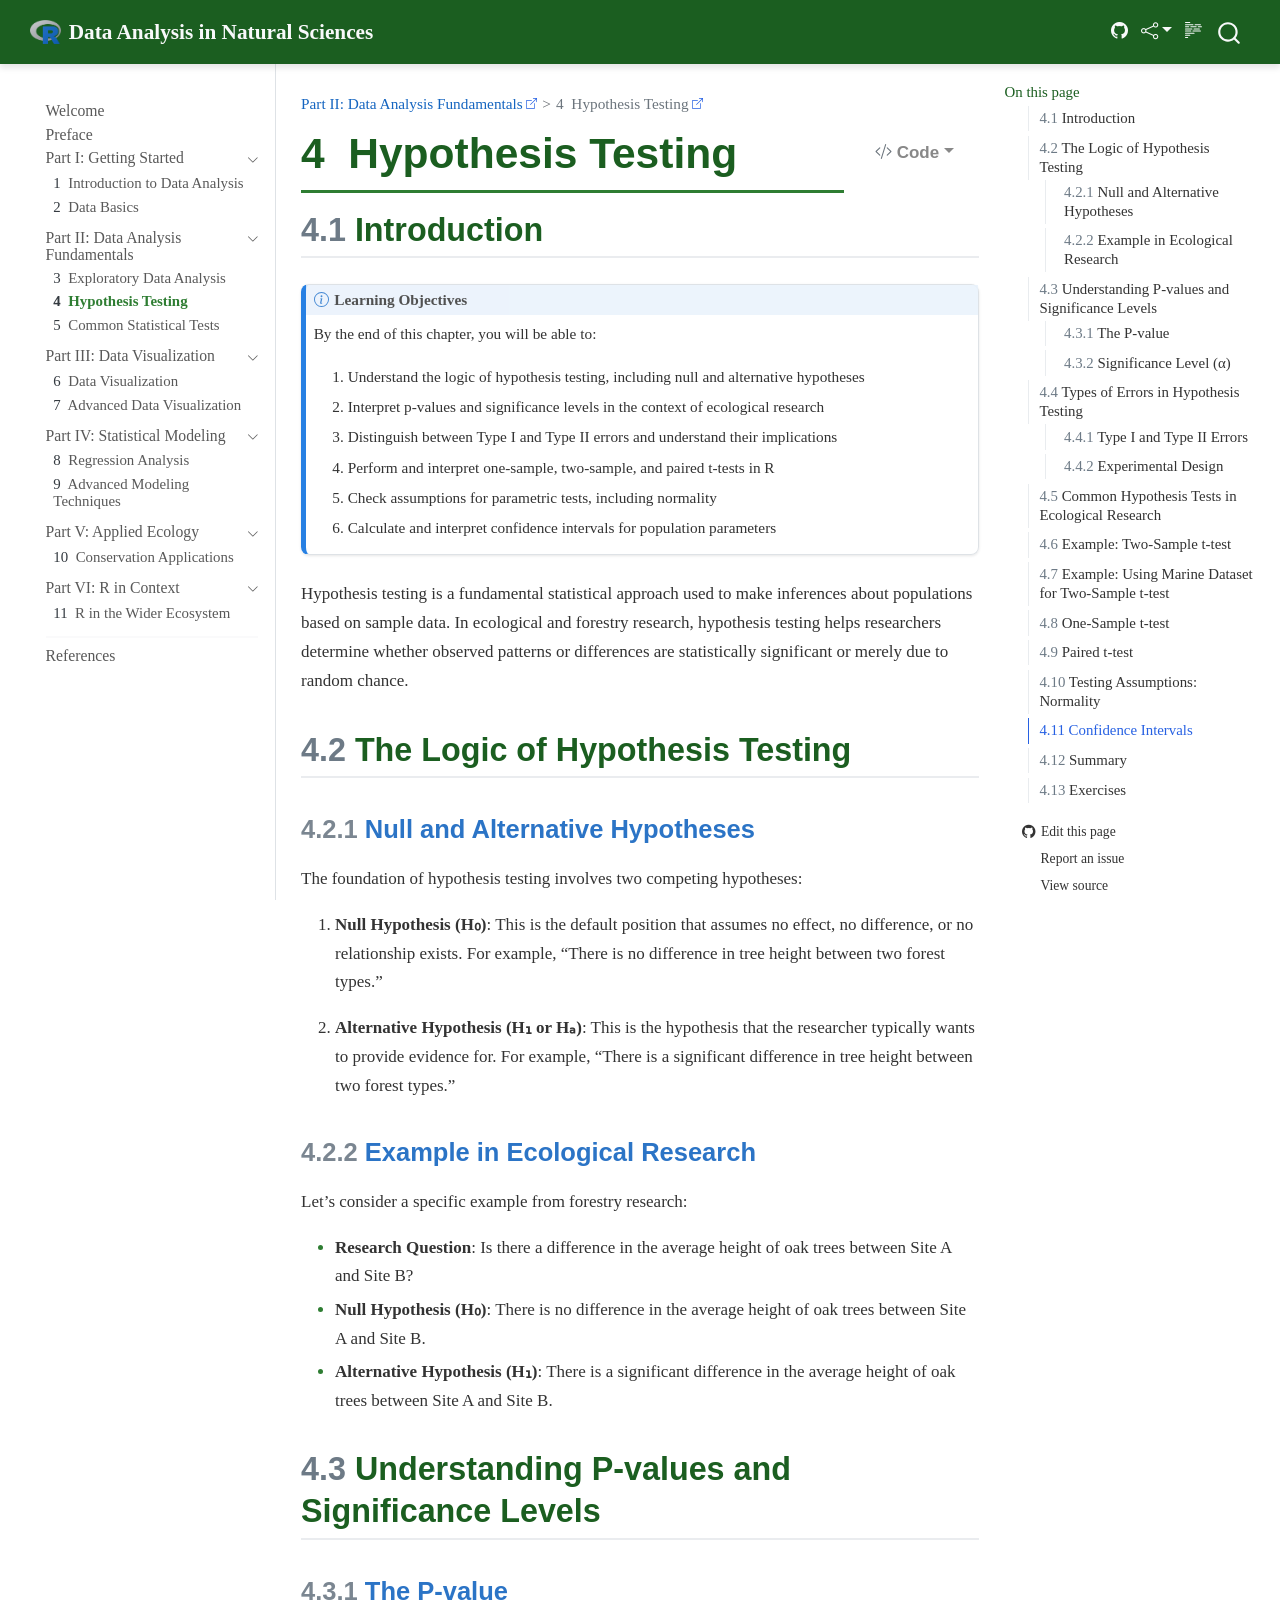
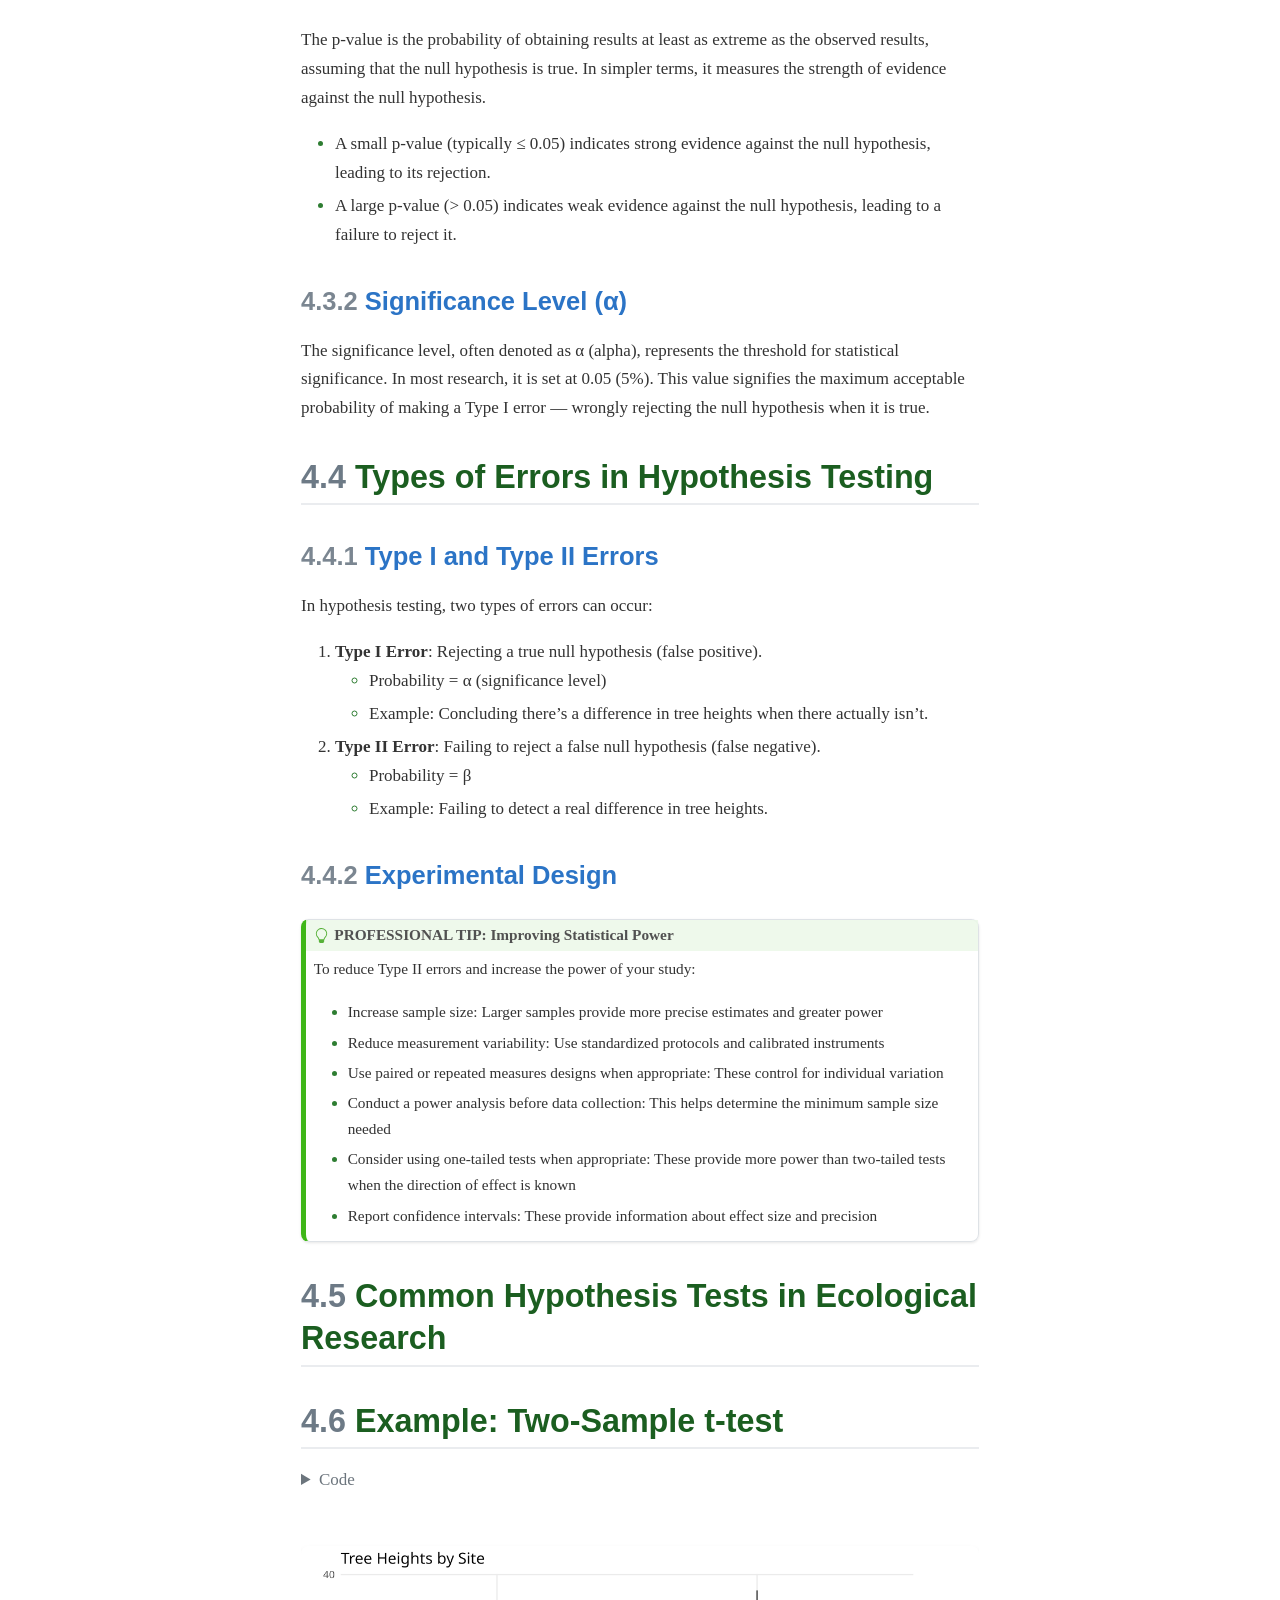
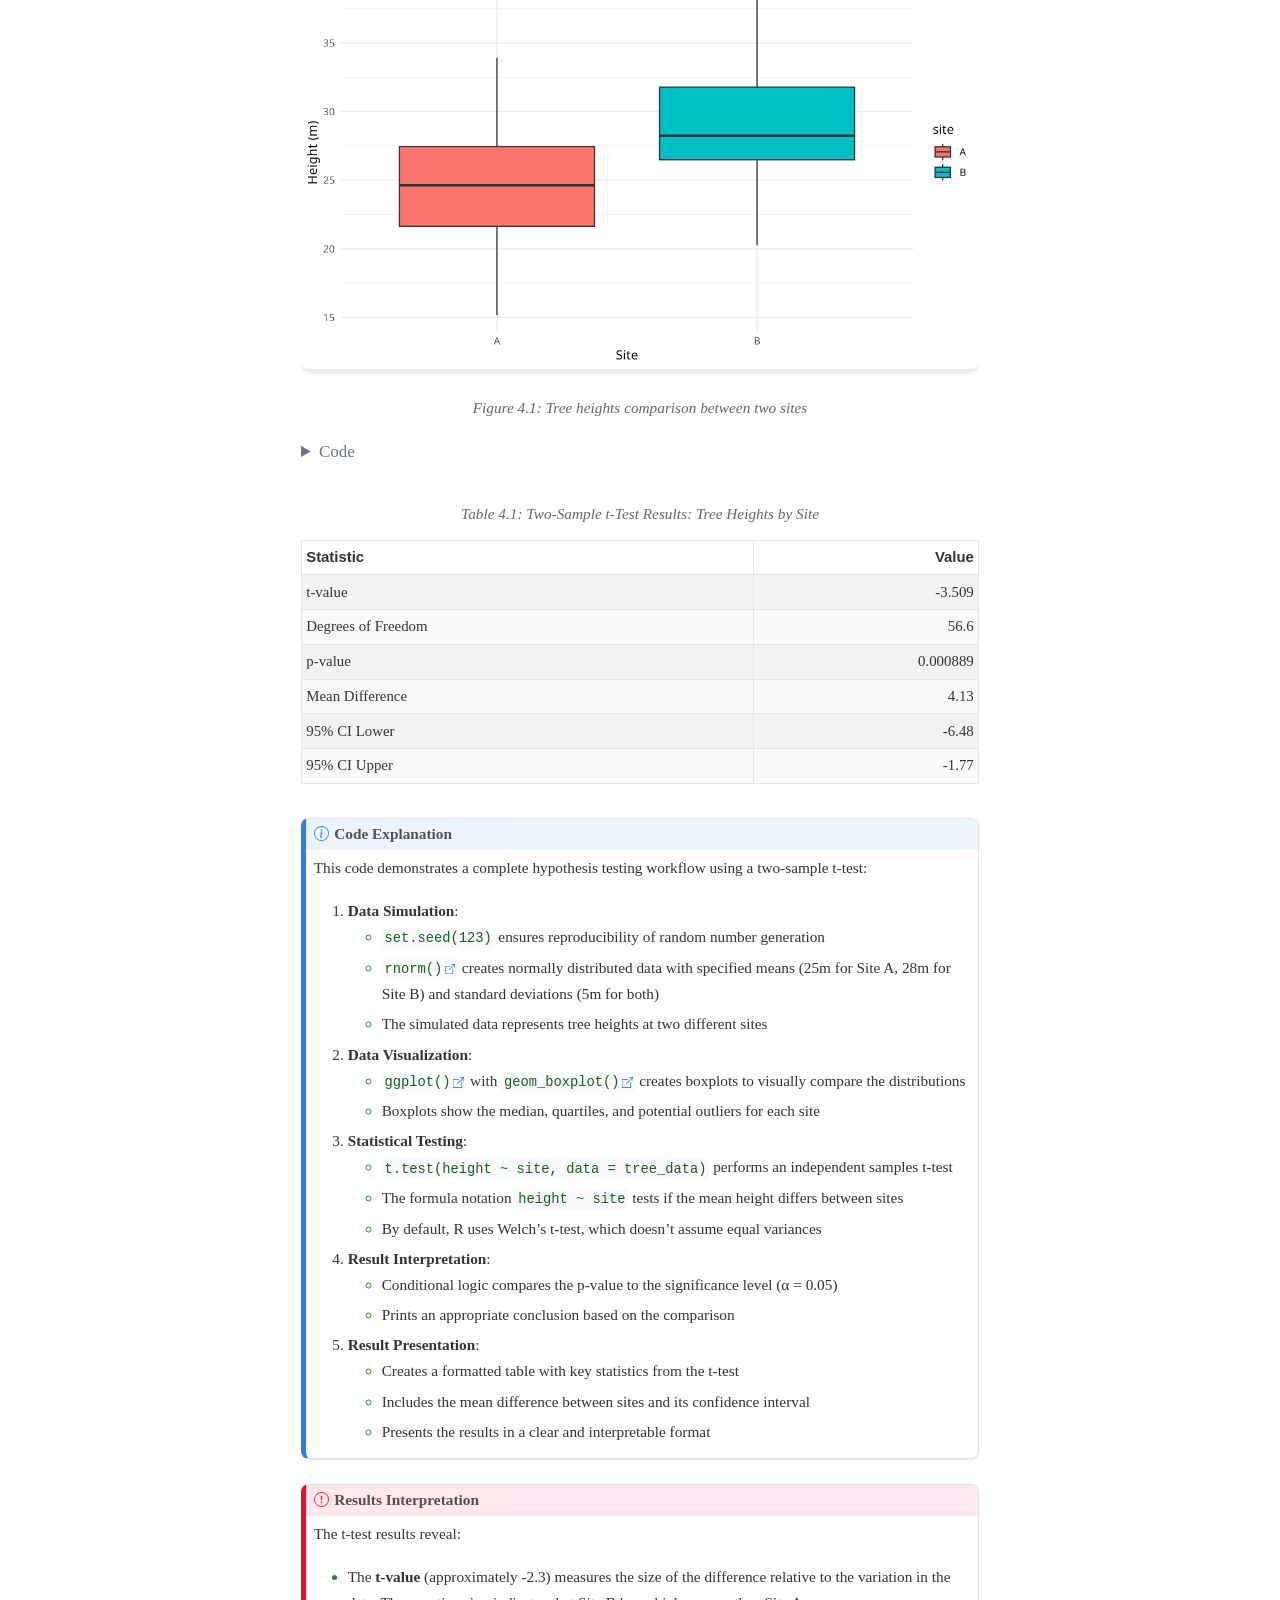
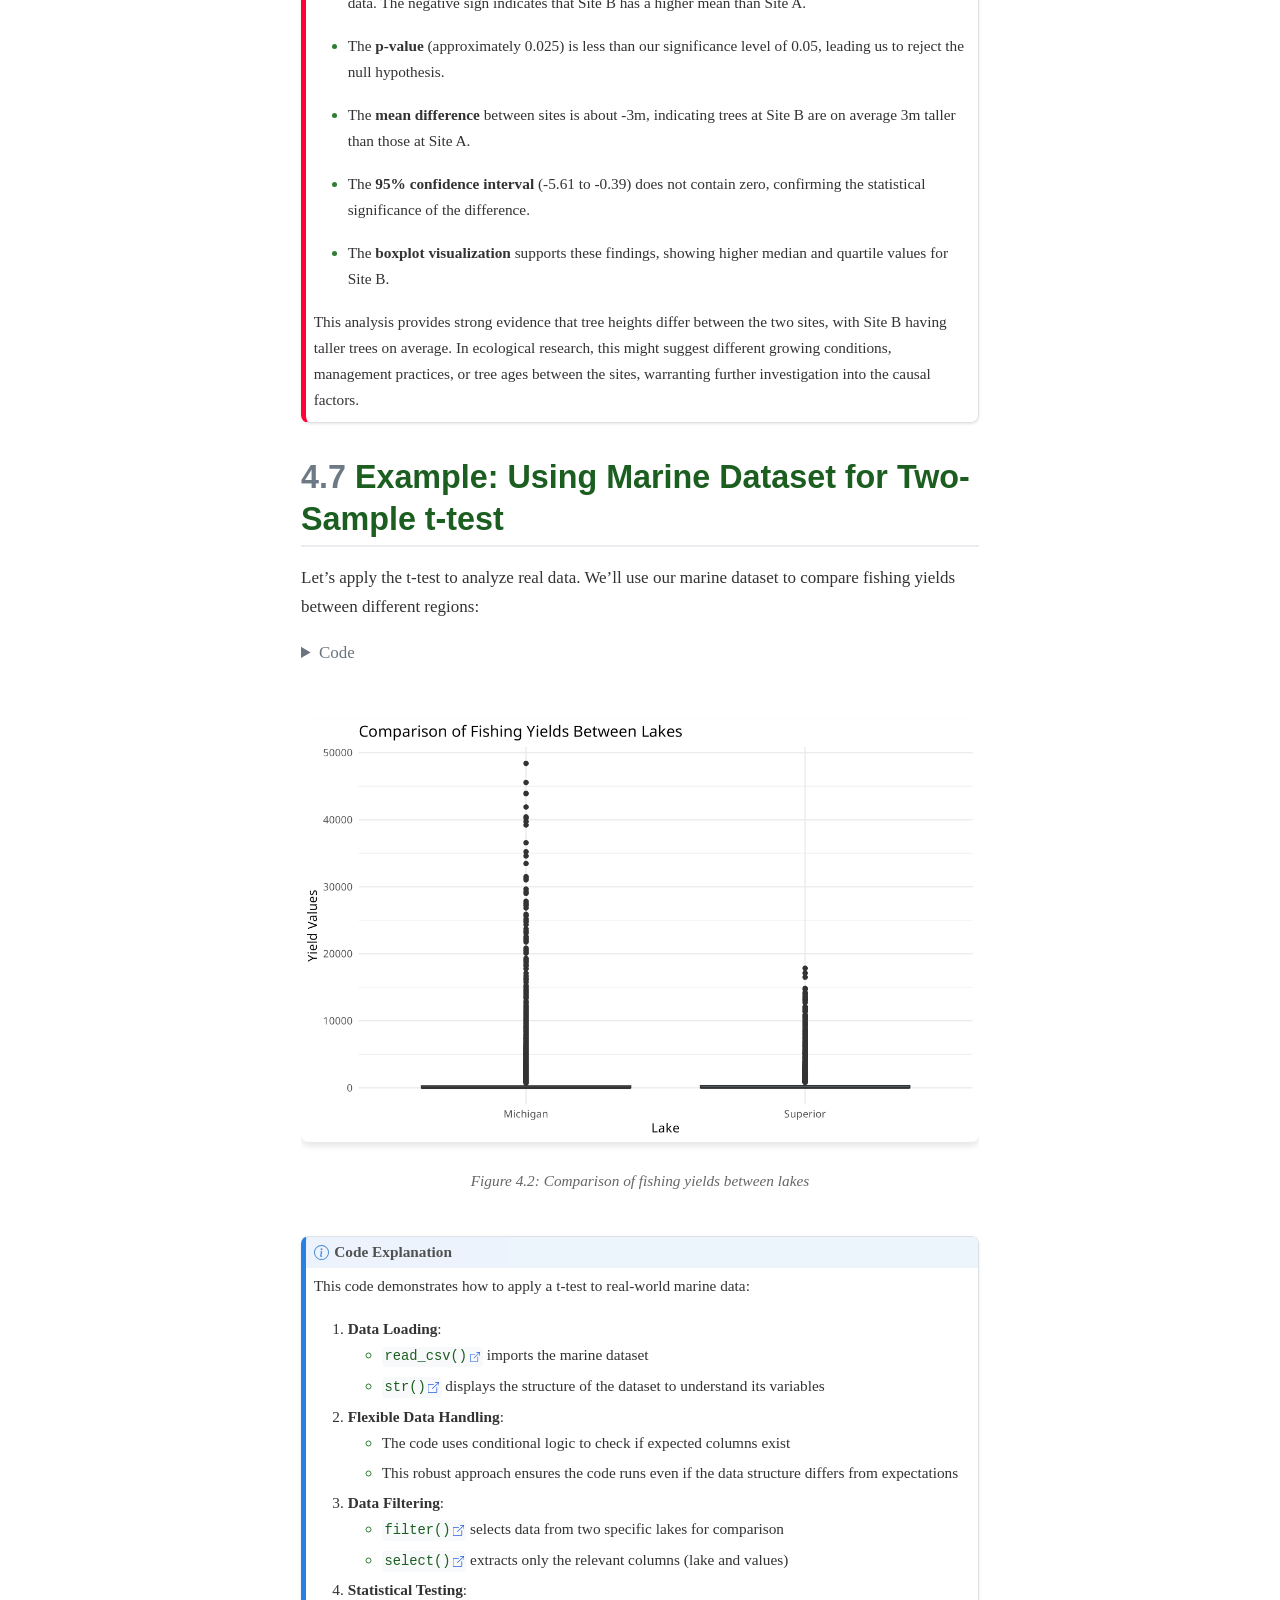
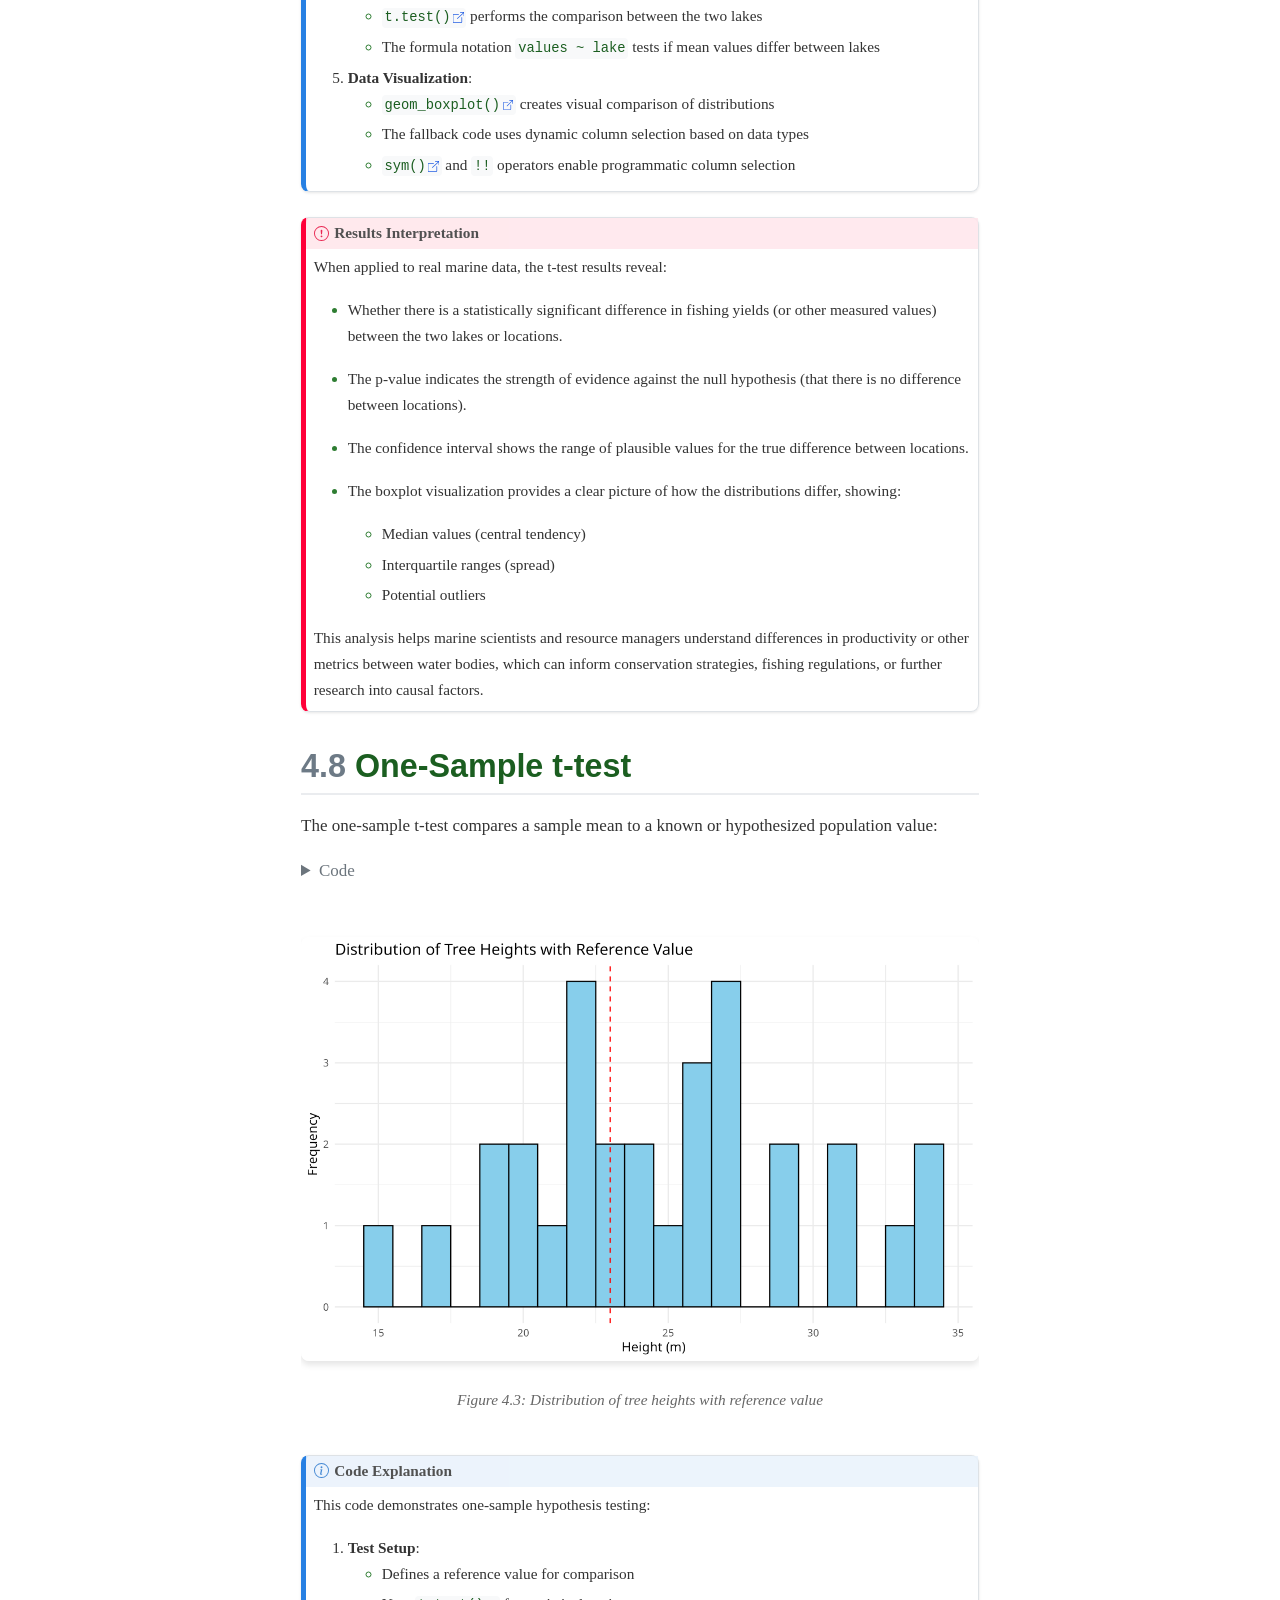
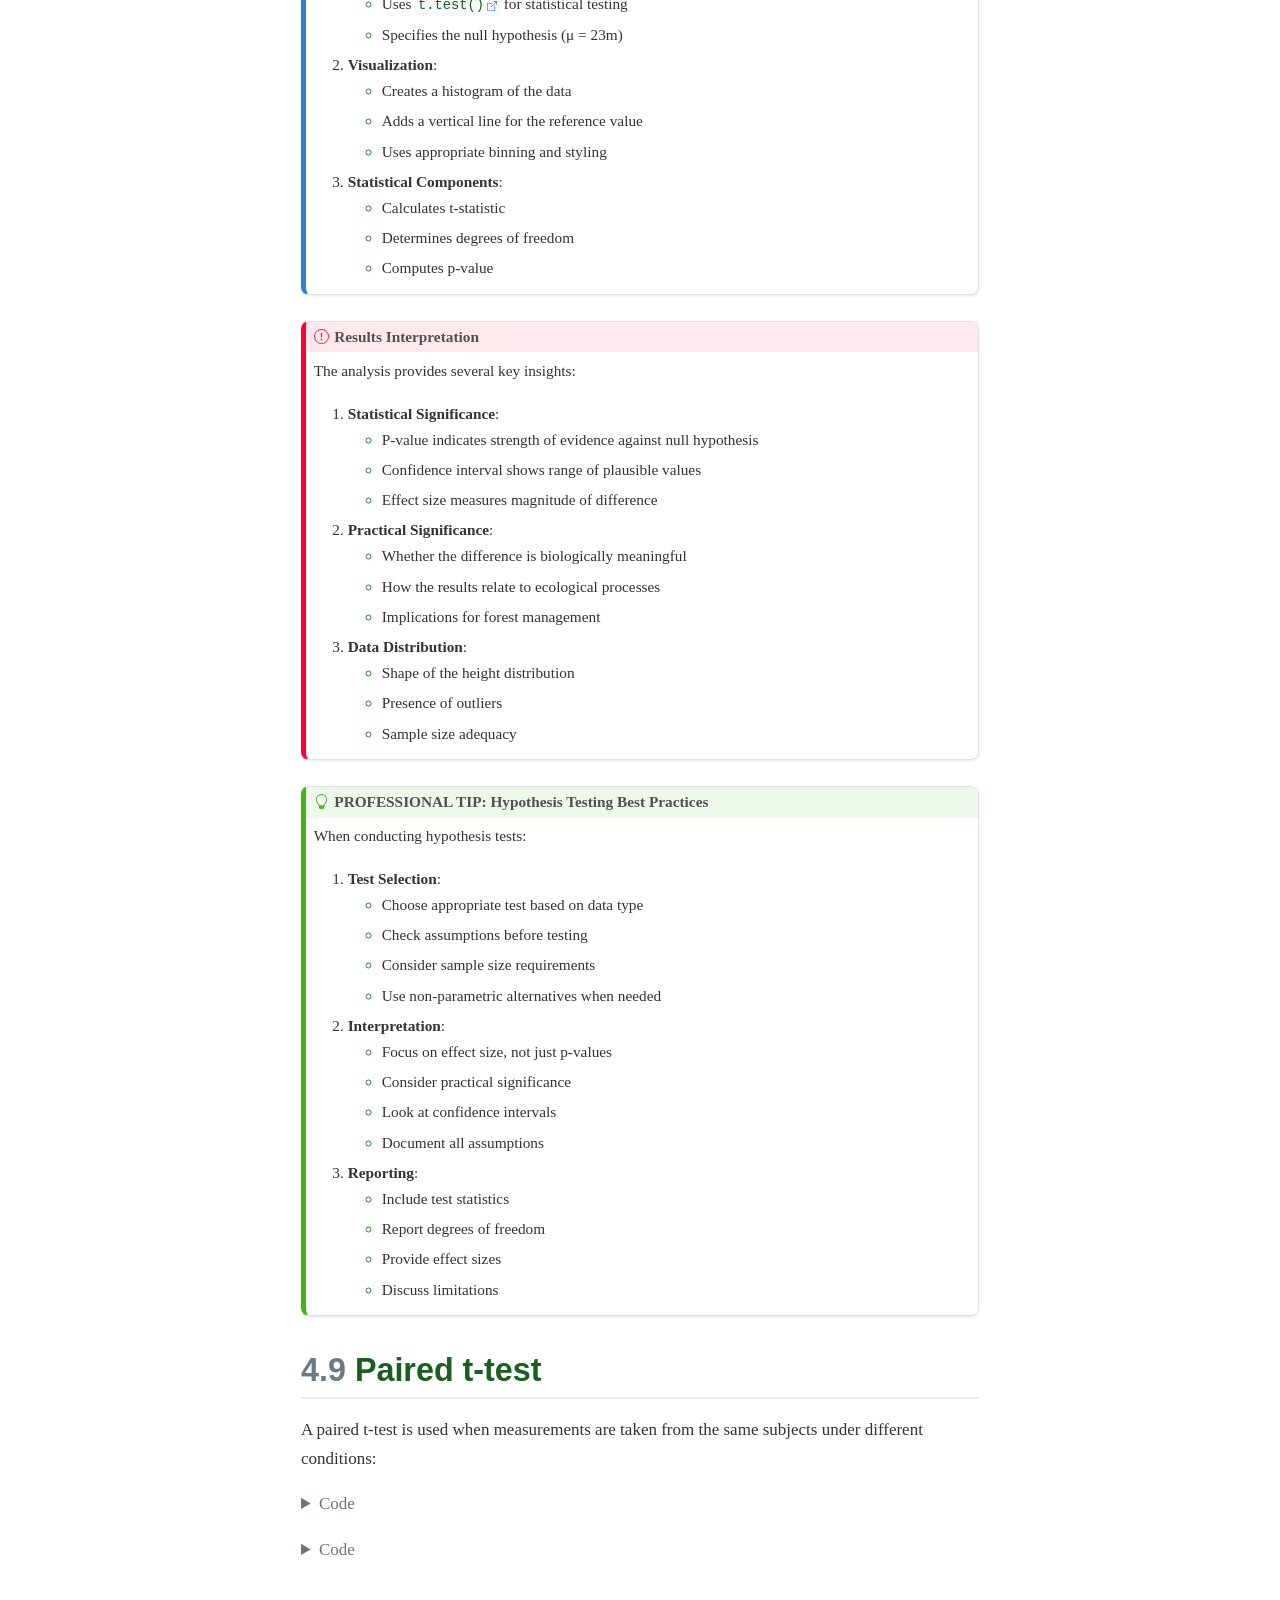
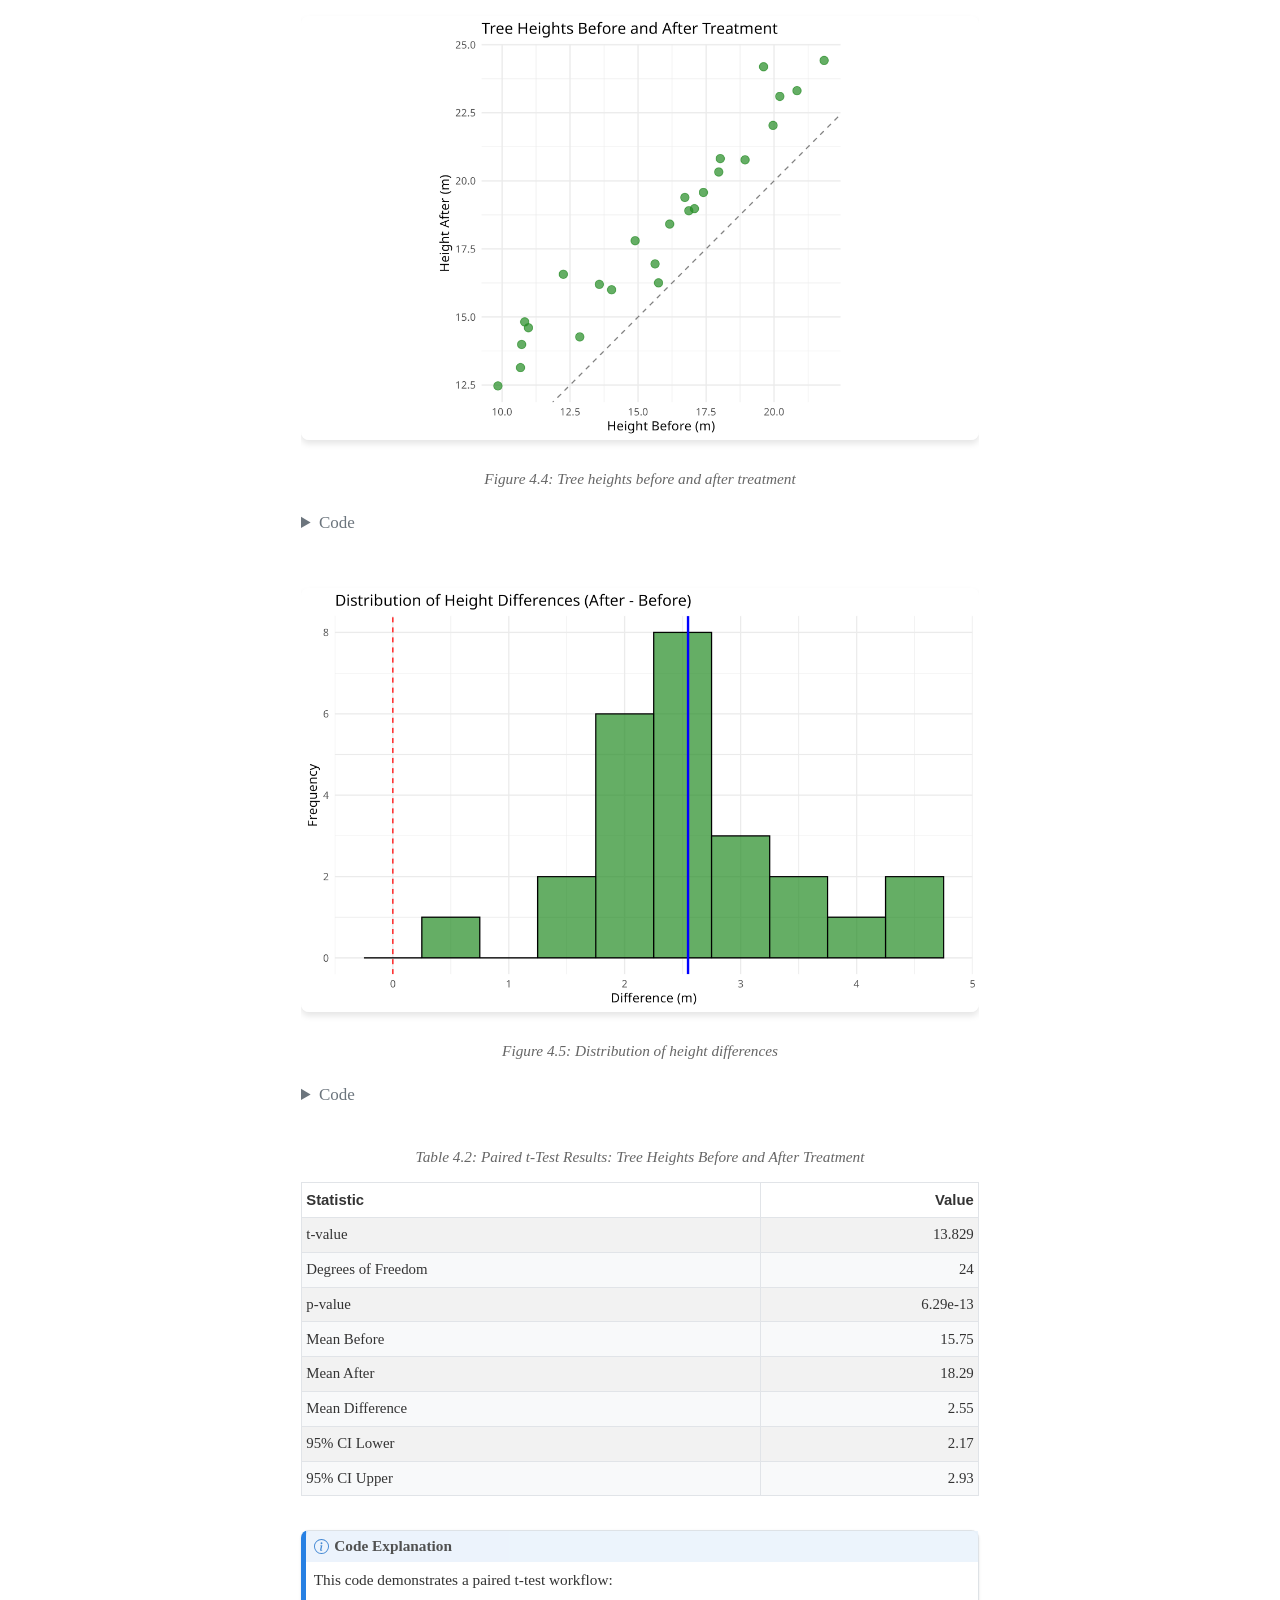
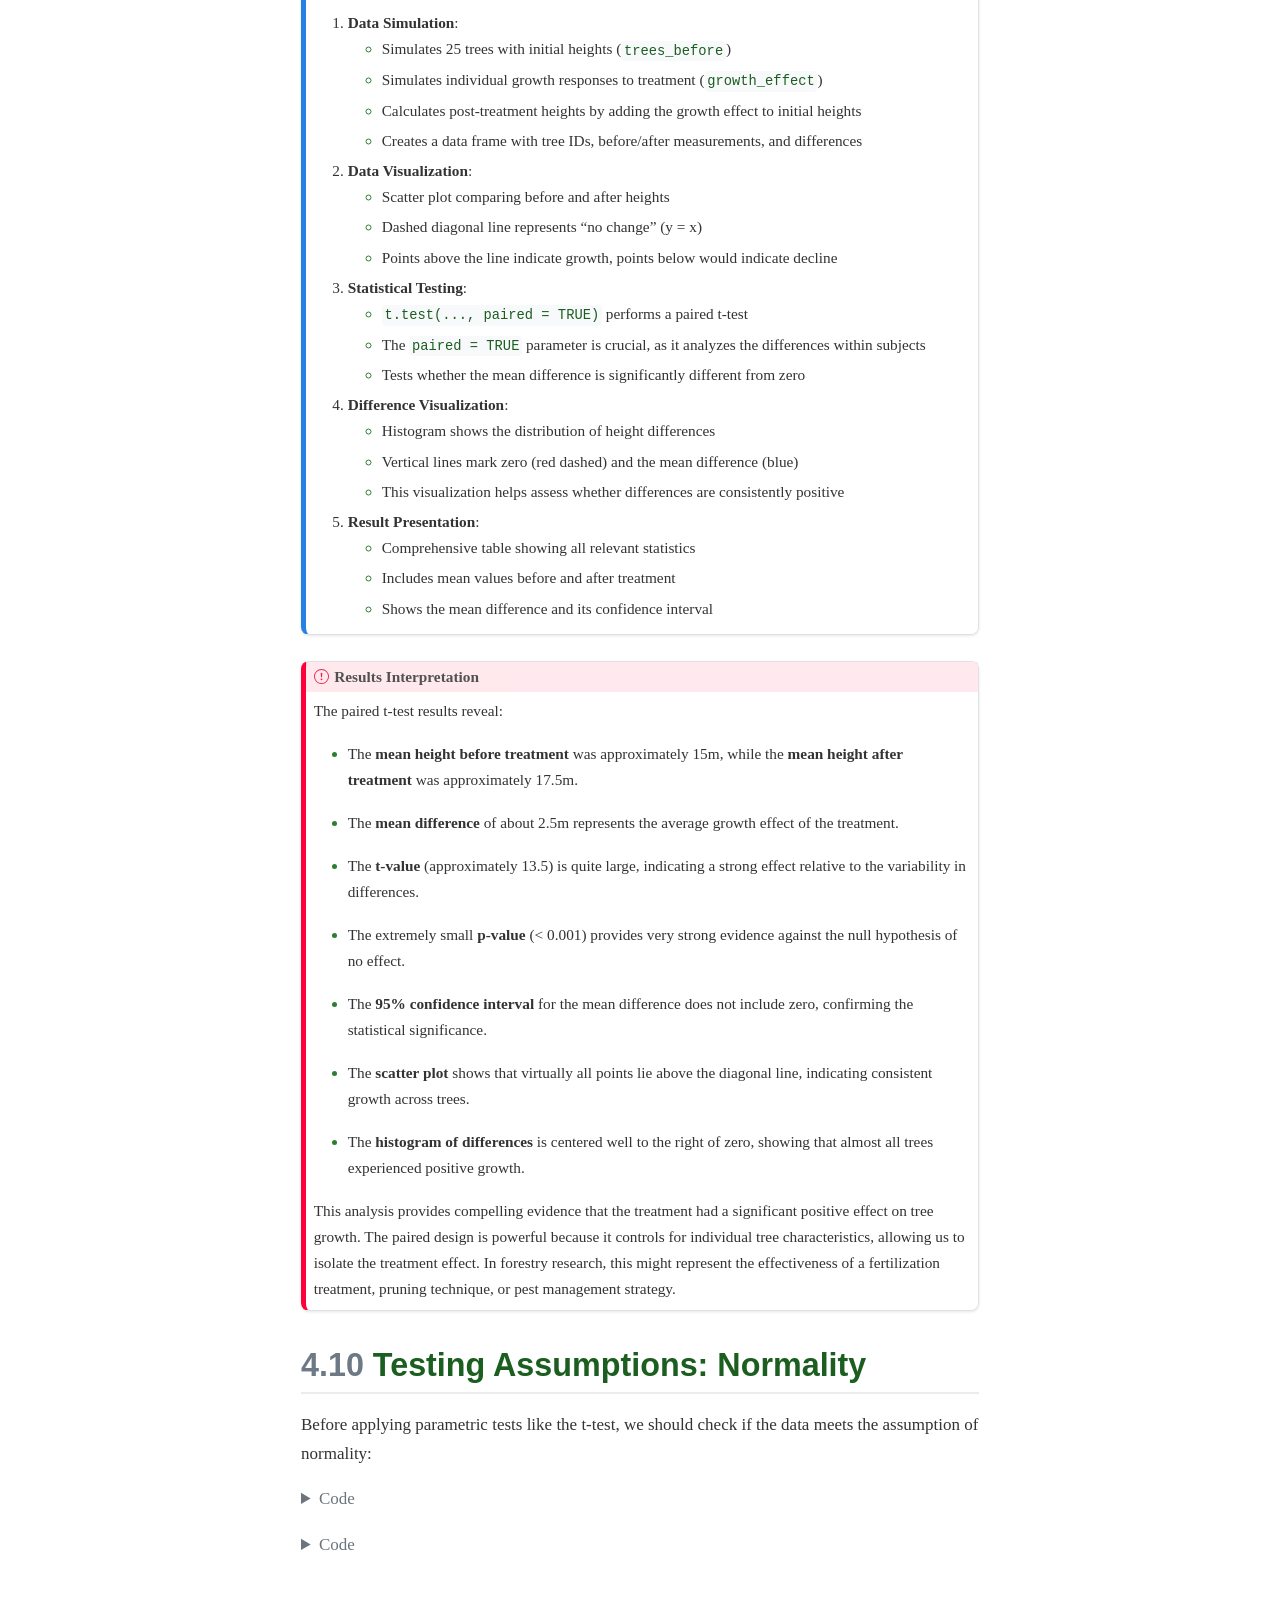
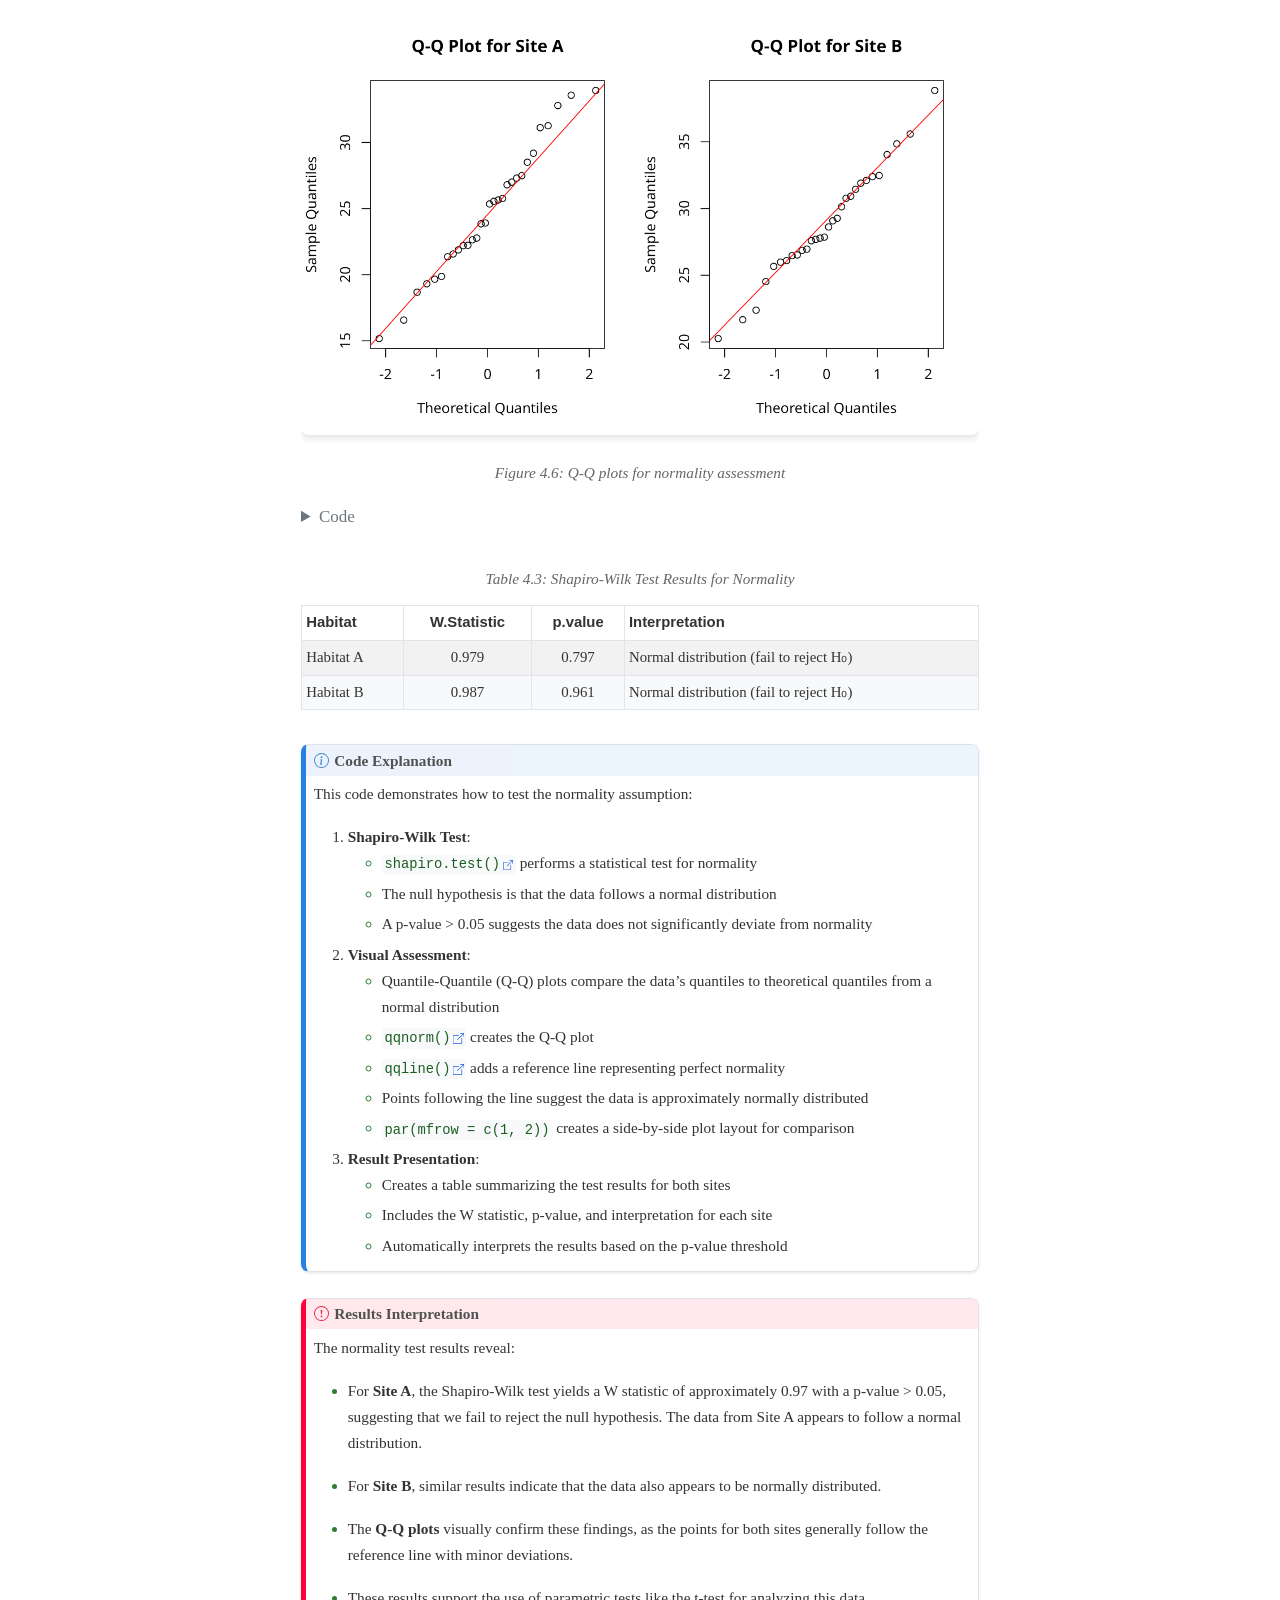
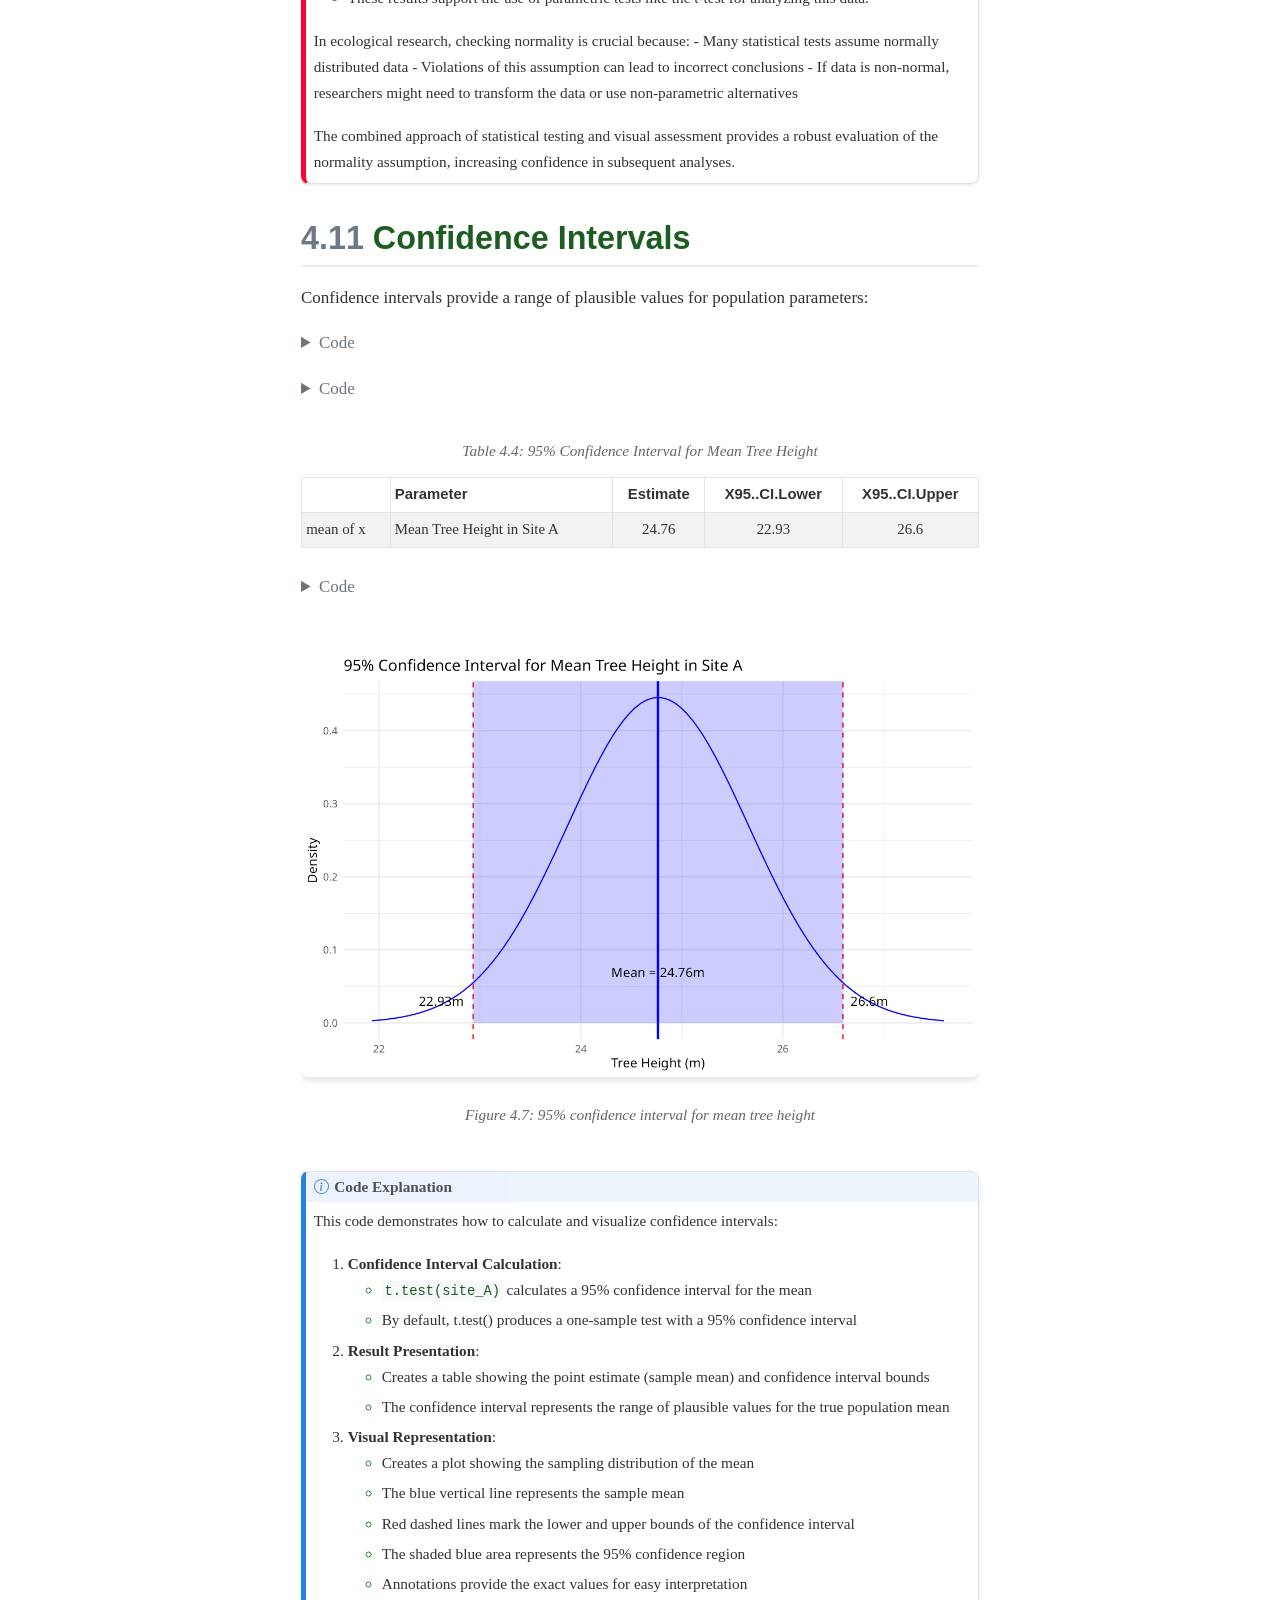
<file: docs/chapters/04-hypothesis-testing.html>
<!DOCTYPE html>
<html xmlns="http://www.w3.org/1999/xhtml" lang="en" xml:lang="en"><head>
<meta http-equiv="Content-Type" content="text/html; charset=UTF-8">
<meta charset="utf-8">
<meta name="generator" content="quarto-99.9.9">
<meta name="viewport" content="width=device-width, initial-scale=1.0, user-scalable=yes">
<title>4&nbsp; Hypothesis Testing – Data Analysis in Natural Sciences</title>
<style>
code{white-space: pre-wrap;}
span.smallcaps{font-variant: small-caps;}
div.columns{display: flex; gap: min(4vw, 1.5em);}
div.column{flex: auto; overflow-x: auto;}
div.hanging-indent{margin-left: 1.5em; text-indent: -1.5em;}
ul.task-list{list-style: none;}
ul.task-list li input[type="checkbox"] {
  width: 0.8em;
  margin: 0 0.8em 0.2em -1em; /* quarto-specific, see https://github.com/quarto-dev/quarto-cli/issues/4556 */ 
  vertical-align: middle;
}
/* CSS for syntax highlighting */
html { -webkit-text-size-adjust: 100%; }
pre > code.sourceCode { white-space: pre; position: relative; }
pre > code.sourceCode > span { display: inline-block; line-height: 1.25; }
pre > code.sourceCode > span:empty { height: 1.2em; }
.sourceCode { overflow: visible; }
code.sourceCode > span { color: inherit; text-decoration: inherit; }
div.sourceCode { margin: 1em 0; }
pre.sourceCode { margin: 0; }
@media screen {
div.sourceCode { overflow: auto; }
}
@media print {
pre > code.sourceCode { white-space: pre-wrap; }
pre > code.sourceCode > span { text-indent: -5em; padding-left: 5em; }
}
pre.numberSource code
  { counter-reset: source-line 0; }
pre.numberSource code > span
  { position: relative; left: -4em; counter-increment: source-line; }
pre.numberSource code > span > a:first-child::before
  { content: counter(source-line);
    position: relative; left: -1em; text-align: right; vertical-align: baseline;
    border: none; display: inline-block;
    -webkit-touch-callout: none; -webkit-user-select: none;
    -khtml-user-select: none; -moz-user-select: none;
    -ms-user-select: none; user-select: none;
    padding: 0 4px; width: 4em;
  }
pre.numberSource { margin-left: 3em;  padding-left: 4px; }
div.sourceCode
  {   }
@media screen {
pre > code.sourceCode > span > a:first-child::before { text-decoration: underline; }
}
</style>

<script src="../site_libs/quarto-nav/quarto-nav.js"></script>
<script src="../site_libs/quarto-nav/headroom.min.js"></script>
<script src="../site_libs/clipboard/clipboard.min.js"></script>
<script src="../site_libs/quarto-search/autocomplete.umd.js"></script>
<script src="../site_libs/quarto-search/fuse.min.js"></script>
<script src="../site_libs/quarto-search/quarto-search.js"></script>
<meta name="quarto:offset" content="../">
<link href="../chapters/05-statistical-tests.html" rel="next">
<link href="../chapters/03-exploratory-analysis.html" rel="prev">
<link href="../images/Rlogo.jpg" rel="icon" type="image/jpeg">
<script src="../site_libs/quarto-html/quarto.js" type="module"></script>
<script src="../site_libs/quarto-html/tabsets/tabsets.js" type="module"></script>
<script src="../site_libs/quarto-html/popper.min.js"></script>
<script src="../site_libs/quarto-html/tippy.umd.min.js"></script>
<script src="../site_libs/quarto-html/anchor.min.js"></script>
<link href="../site_libs/quarto-html/tippy.css" rel="stylesheet">
<link href="../site_libs/quarto-html/quarto-syntax-highlighting-dark-56b67755cebbfb78539c873898544994.css" rel="stylesheet" class="quarto-color-scheme quarto-color-alternate" id="quarto-text-highlighting-styles">
<link href="../site_libs/quarto-html/quarto-syntax-highlighting-f0bc7793ffdd46ddf3b99218c6954345.css" rel="stylesheet" class="quarto-color-scheme" id="quarto-text-highlighting-styles">
<script src="../site_libs/bootstrap/bootstrap.min.js"></script>
<link href="../site_libs/bootstrap/bootstrap-icons.css" rel="stylesheet">
<link href="../site_libs/bootstrap/bootstrap-dark-5cb9b089ed55fbb2d9030d6bb4f5b5f8.min.css" rel="stylesheet" append-hash="true" class="quarto-color-scheme quarto-color-alternate" id="quarto-bootstrap" data-mode="light">
<link href="../site_libs/bootstrap/bootstrap-5cb9b089ed55fbb2d9030d6bb4f5b5f8.min.css" rel="stylesheet" append-hash="true" class="quarto-color-scheme" id="quarto-bootstrap" data-mode="light"><script id="quarto-search-options" type="application/json">{
  "location": "navbar",
  "copy-button": false,
  "collapse-after": 3,
  "panel-placement": "end",
  "type": "overlay",
  "limit": 50,
  "keyboard-shortcut": [
    "f",
    "/",
    "s"
  ],
  "language": {
    "search-no-results-text": "No results",
    "search-matching-documents-text": "matching documents",
    "search-copy-link-title": "Copy link to search",
    "search-hide-matches-text": "Hide additional matches",
    "search-more-match-text": "more match in this document",
    "search-more-matches-text": "more matches in this document",
    "search-clear-button-title": "Clear",
    "search-text-placeholder": "",
    "search-detached-cancel-button-title": "Cancel",
    "search-submit-button-title": "Submit",
    "search-label": "Search"
  }
}</script><style>html{ scroll-behavior: smooth; }</style>
<script src="../site_libs/kePrint-0.0.1/kePrint.js"></script><link href="../site_libs/lightable-0.0.1/lightable.css" rel="stylesheet">
<meta name="description" content="A comprehensive guide to data analysis in natural sciences using R. Learn statistical methods, data visualization, and reproducible research practices.">
<meta name="keywords" content="R programming, data analysis, statistics, ecology, natural sciences, ggplot2, tidyverse, data visualization">
<meta name="author" content="Jimmy Moses">
<link rel="stylesheet" href="../styles.css">
</head>
<body class="nav-sidebar floating nav-fixed quarto-light">

<div id="quarto-search-results"></div>
  <header id="quarto-header" class="headroom fixed-top"><nav class="navbar navbar-expand-lg " data-bs-theme="dark"><div class="navbar-container container-fluid">
      <div class="navbar-brand-container mx-auto">
    <a href="../index.html" class="navbar-brand navbar-brand-logo">
    <img src="../images/Rlogo.jpg" alt="" class="navbar-logo"></a>
    <a class="navbar-brand" href="../index.html">
    <span class="navbar-title">Data Analysis in Natural Sciences</span>
    </a>
  </div>
        <div class="quarto-navbar-tools tools-wide tools-end">
    <a href="https://github.com/jm0535/dains" title="Source Code" class="quarto-navigation-tool px-1" aria-label="Source Code"><i class="bi bi-github"></i></a>
    <div class="dropdown">
      <a href="" title="Share" id="quarto-navigation-tool-dropdown-0" class="quarto-navigation-tool dropdown-toggle px-1" data-bs-toggle="dropdown" aria-expanded="false" role="link" aria-label="Share"><i class="bi bi-share"></i></a>
      <ul class="dropdown-menu dropdown-menu-end" aria-labelledby="quarto-navigation-tool-dropdown-0">
<li>
            <a class="dropdown-item quarto-navbar-tools-item" href="https://twitter.com/intent/tweet?url=|url|">
              <i class="bi bi-twitter pe-1"></i>
            Twitter
            </a>
          </li>
          <li>
            <a class="dropdown-item quarto-navbar-tools-item" href="https://www.facebook.com/sharer/sharer.php?u=|url|">
              <i class="bi bi-facebook pe-1"></i>
            Facebook
            </a>
          </li>
          <li>
            <a class="dropdown-item quarto-navbar-tools-item" href="https://www.linkedin.com/sharing/share-offsite/?url=|url|">
              <i class="bi bi-linkedin pe-1"></i>
            LinkedIn
            </a>
          </li>
      </ul>
</div>
  <a href="" class="quarto-reader-toggle quarto-navigation-tool px-1" onclick="window.quartoToggleReader(); return false;" title="Toggle reader mode">
  <div class="quarto-reader-toggle-btn">
  <i class="bi"></i>
  </div>
</a>
</div>
          <div id="quarto-search" class="" title="Search"></div>
      </div> <!-- /container-fluid -->
    </nav><nav class="quarto-secondary-nav"><div class="container-fluid d-flex">
      <button type="button" class="quarto-btn-toggle btn" data-bs-toggle="collapse" role="button" data-bs-target=".quarto-sidebar-collapse-item" aria-controls="quarto-sidebar" aria-expanded="false" aria-label="Toggle sidebar navigation" onclick="if (window.quartoToggleHeadroom) { window.quartoToggleHeadroom(); }">
        <i class="bi bi-layout-text-sidebar-reverse"></i>
      </button>
        <nav class="quarto-page-breadcrumbs" aria-label="breadcrumb"><ol class="breadcrumb"><li class="breadcrumb-item"><a href="../chapters/03-exploratory-analysis.html">Part II: Data Analysis Fundamentals</a></li><li class="breadcrumb-item"><a href="../chapters/04-hypothesis-testing.html"><span class="chapter-number">4</span>&nbsp; <span class="chapter-title">Hypothesis Testing</span></a></li></ol></nav>
        <a class="flex-grow-1" role="navigation" data-bs-toggle="collapse" data-bs-target=".quarto-sidebar-collapse-item" aria-controls="quarto-sidebar" aria-expanded="false" aria-label="Toggle sidebar navigation" onclick="if (window.quartoToggleHeadroom) { window.quartoToggleHeadroom(); }">      
        </a>
    </div>
  </nav></header><!-- content --><div id="quarto-content" class="quarto-container page-columns page-rows-contents page-layout-article page-navbar">
<!-- sidebar -->
  <nav id="quarto-sidebar" class="sidebar collapse collapse-horizontal quarto-sidebar-collapse-item sidebar-navigation floating overflow-auto"><div class="sidebar-menu-container"> 
    <ul class="list-unstyled mt-1">
<li class="sidebar-item">
  <div class="sidebar-item-container"> 
  <a href="../index.html" class="sidebar-item-text sidebar-link">
 <span class="menu-text">Welcome</span></a>
  </div>
</li>
        <li class="sidebar-item">
  <div class="sidebar-item-container"> 
  <a href="../preface.html" class="sidebar-item-text sidebar-link">
 <span class="menu-text">Preface</span></a>
  </div>
</li>
        <li class="sidebar-item sidebar-item-section">
      <div class="sidebar-item-container"> 
            <a class="sidebar-item-text sidebar-link text-start" data-bs-toggle="collapse" data-bs-target="#quarto-sidebar-section-1" role="navigation" aria-expanded="true">
 <span class="menu-text">Part I: Getting Started</span></a>
          <a class="sidebar-item-toggle text-start" data-bs-toggle="collapse" data-bs-target="#quarto-sidebar-section-1" role="navigation" aria-expanded="true" aria-label="Toggle section">
            <i class="bi bi-chevron-right ms-2"></i>
          </a> 
      </div>
      <ul id="quarto-sidebar-section-1" class="collapse list-unstyled sidebar-section depth1 show">
<li class="sidebar-item">
  <div class="sidebar-item-container"> 
  <a href="../chapters/01-introduction.html" class="sidebar-item-text sidebar-link">
 <span class="menu-text"><span class="chapter-number">1</span>&nbsp; <span class="chapter-title">Introduction to Data Analysis</span></span></a>
  </div>
</li>
          <li class="sidebar-item">
  <div class="sidebar-item-container"> 
  <a href="../chapters/02-data-basics.html" class="sidebar-item-text sidebar-link">
 <span class="menu-text"><span class="chapter-number">2</span>&nbsp; <span class="chapter-title">Data Basics</span></span></a>
  </div>
</li>
      </ul>
</li>
        <li class="sidebar-item sidebar-item-section">
      <div class="sidebar-item-container"> 
            <a class="sidebar-item-text sidebar-link text-start" data-bs-toggle="collapse" data-bs-target="#quarto-sidebar-section-2" role="navigation" aria-expanded="true">
 <span class="menu-text">Part II: Data Analysis Fundamentals</span></a>
          <a class="sidebar-item-toggle text-start" data-bs-toggle="collapse" data-bs-target="#quarto-sidebar-section-2" role="navigation" aria-expanded="true" aria-label="Toggle section">
            <i class="bi bi-chevron-right ms-2"></i>
          </a> 
      </div>
      <ul id="quarto-sidebar-section-2" class="collapse list-unstyled sidebar-section depth1 show">
<li class="sidebar-item">
  <div class="sidebar-item-container"> 
  <a href="../chapters/03-exploratory-analysis.html" class="sidebar-item-text sidebar-link">
 <span class="menu-text"><span class="chapter-number">3</span>&nbsp; <span class="chapter-title">Exploratory Data Analysis</span></span></a>
  </div>
</li>
          <li class="sidebar-item">
  <div class="sidebar-item-container"> 
  <a href="../chapters/04-hypothesis-testing.html" class="sidebar-item-text sidebar-link active">
 <span class="menu-text"><span class="chapter-number">4</span>&nbsp; <span class="chapter-title">Hypothesis Testing</span></span></a>
  </div>
</li>
          <li class="sidebar-item">
  <div class="sidebar-item-container"> 
  <a href="../chapters/05-statistical-tests.html" class="sidebar-item-text sidebar-link">
 <span class="menu-text"><span class="chapter-number">5</span>&nbsp; <span class="chapter-title">Common Statistical Tests</span></span></a>
  </div>
</li>
      </ul>
</li>
        <li class="sidebar-item sidebar-item-section">
      <div class="sidebar-item-container"> 
            <a class="sidebar-item-text sidebar-link text-start" data-bs-toggle="collapse" data-bs-target="#quarto-sidebar-section-3" role="navigation" aria-expanded="true">
 <span class="menu-text">Part III: Data Visualization</span></a>
          <a class="sidebar-item-toggle text-start" data-bs-toggle="collapse" data-bs-target="#quarto-sidebar-section-3" role="navigation" aria-expanded="true" aria-label="Toggle section">
            <i class="bi bi-chevron-right ms-2"></i>
          </a> 
      </div>
      <ul id="quarto-sidebar-section-3" class="collapse list-unstyled sidebar-section depth1 show">
<li class="sidebar-item">
  <div class="sidebar-item-container"> 
  <a href="../chapters/06-visualization.html" class="sidebar-item-text sidebar-link">
 <span class="menu-text"><span class="chapter-number">6</span>&nbsp; <span class="chapter-title">Data Visualization</span></span></a>
  </div>
</li>
          <li class="sidebar-item">
  <div class="sidebar-item-container"> 
  <a href="../chapters/07-advanced-visualization.html" class="sidebar-item-text sidebar-link">
 <span class="menu-text"><span class="chapter-number">7</span>&nbsp; <span class="chapter-title">Advanced Data Visualization</span></span></a>
  </div>
</li>
      </ul>
</li>
        <li class="sidebar-item sidebar-item-section">
      <div class="sidebar-item-container"> 
            <a class="sidebar-item-text sidebar-link text-start" data-bs-toggle="collapse" data-bs-target="#quarto-sidebar-section-4" role="navigation" aria-expanded="true">
 <span class="menu-text">Part IV: Statistical Modeling</span></a>
          <a class="sidebar-item-toggle text-start" data-bs-toggle="collapse" data-bs-target="#quarto-sidebar-section-4" role="navigation" aria-expanded="true" aria-label="Toggle section">
            <i class="bi bi-chevron-right ms-2"></i>
          </a> 
      </div>
      <ul id="quarto-sidebar-section-4" class="collapse list-unstyled sidebar-section depth1 show">
<li class="sidebar-item">
  <div class="sidebar-item-container"> 
  <a href="../chapters/08-regression.html" class="sidebar-item-text sidebar-link">
 <span class="menu-text"><span class="chapter-number">8</span>&nbsp; <span class="chapter-title">Regression Analysis</span></span></a>
  </div>
</li>
          <li class="sidebar-item">
  <div class="sidebar-item-container"> 
  <a href="../chapters/09-advanced-modeling.html" class="sidebar-item-text sidebar-link">
 <span class="menu-text"><span class="chapter-number">9</span>&nbsp; <span class="chapter-title">Advanced Modeling Techniques</span></span></a>
  </div>
</li>
      </ul>
</li>
        <li class="sidebar-item sidebar-item-section">
      <div class="sidebar-item-container"> 
            <a class="sidebar-item-text sidebar-link text-start" data-bs-toggle="collapse" data-bs-target="#quarto-sidebar-section-5" role="navigation" aria-expanded="true">
 <span class="menu-text">Part V: Applied Ecology</span></a>
          <a class="sidebar-item-toggle text-start" data-bs-toggle="collapse" data-bs-target="#quarto-sidebar-section-5" role="navigation" aria-expanded="true" aria-label="Toggle section">
            <i class="bi bi-chevron-right ms-2"></i>
          </a> 
      </div>
      <ul id="quarto-sidebar-section-5" class="collapse list-unstyled sidebar-section depth1 show">
<li class="sidebar-item">
  <div class="sidebar-item-container"> 
  <a href="../chapters/10-conservation.html" class="sidebar-item-text sidebar-link">
 <span class="menu-text"><span class="chapter-number">10</span>&nbsp; <span class="chapter-title">Conservation Applications</span></span></a>
  </div>
</li>
      </ul>
</li>
        <li class="sidebar-item sidebar-item-section">
      <div class="sidebar-item-container"> 
            <a class="sidebar-item-text sidebar-link text-start" data-bs-toggle="collapse" data-bs-target="#quarto-sidebar-section-6" role="navigation" aria-expanded="true">
 <span class="menu-text">Part VI: R in Context</span></a>
          <a class="sidebar-item-toggle text-start" data-bs-toggle="collapse" data-bs-target="#quarto-sidebar-section-6" role="navigation" aria-expanded="true" aria-label="Toggle section">
            <i class="bi bi-chevron-right ms-2"></i>
          </a> 
      </div>
      <ul id="quarto-sidebar-section-6" class="collapse list-unstyled sidebar-section depth1 show">
<li class="sidebar-item">
  <div class="sidebar-item-container"> 
  <a href="../chapters/11-r-integrations.html" class="sidebar-item-text sidebar-link">
 <span class="menu-text"><span class="chapter-number">11</span>&nbsp; <span class="chapter-title">R in the Wider Ecosystem</span></span></a>
  </div>
</li>
      </ul>
</li>
        <li class="px-0"><hr class="sidebar-divider hi "></li>
        <li class="sidebar-item">
  <div class="sidebar-item-container"> 
  <a href="../references.html" class="sidebar-item-text sidebar-link">
 <span class="menu-text">References</span></a>
  </div>
</li>
    </ul>
</div>
</nav><div id="quarto-sidebar-glass" class="quarto-sidebar-collapse-item" data-bs-toggle="collapse" data-bs-target=".quarto-sidebar-collapse-item"></div>
<!-- margin-sidebar -->
    <div id="quarto-margin-sidebar" class="sidebar margin-sidebar">
        <nav id="TOC" role="doc-toc" class="toc-active" data-toc-expanded="2"><h2 id="toc-title">On this page</h2>
   
  <ul>
<li><a href="#introduction" id="toc-introduction" class="nav-link active" data-scroll-target="#introduction"><span class="header-section-number">4.1</span> Introduction</a></li>
  <li>
<a href="#the-logic-of-hypothesis-testing" id="toc-the-logic-of-hypothesis-testing" class="nav-link" data-scroll-target="#the-logic-of-hypothesis-testing"><span class="header-section-number">4.2</span> The Logic of Hypothesis Testing</a>
  <ul class="collapse">
<li><a href="#null-and-alternative-hypotheses" id="toc-null-and-alternative-hypotheses" class="nav-link" data-scroll-target="#null-and-alternative-hypotheses"><span class="header-section-number">4.2.1</span> Null and Alternative Hypotheses</a></li>
  <li><a href="#example-in-ecological-research" id="toc-example-in-ecological-research" class="nav-link" data-scroll-target="#example-in-ecological-research"><span class="header-section-number">4.2.2</span> Example in Ecological Research</a></li>
  </ul>
</li>
  <li>
<a href="#understanding-p-values-and-significance-levels" id="toc-understanding-p-values-and-significance-levels" class="nav-link" data-scroll-target="#understanding-p-values-and-significance-levels"><span class="header-section-number">4.3</span> Understanding P-values and Significance Levels</a>
  <ul class="collapse">
<li><a href="#the-p-value" id="toc-the-p-value" class="nav-link" data-scroll-target="#the-p-value"><span class="header-section-number">4.3.1</span> The P-value</a></li>
  <li><a href="#significance-level-%CE%B1" id="toc-significance-level-α" class="nav-link" data-scroll-target="#significance-level-%CE%B1"><span class="header-section-number">4.3.2</span> Significance Level (α)</a></li>
  </ul>
</li>
  <li>
<a href="#types-of-errors-in-hypothesis-testing" id="toc-types-of-errors-in-hypothesis-testing" class="nav-link" data-scroll-target="#types-of-errors-in-hypothesis-testing"><span class="header-section-number">4.4</span> Types of Errors in Hypothesis Testing</a>
  <ul class="collapse">
<li><a href="#type-i-and-type-ii-errors" id="toc-type-i-and-type-ii-errors" class="nav-link" data-scroll-target="#type-i-and-type-ii-errors"><span class="header-section-number">4.4.1</span> Type I and Type II Errors</a></li>
  <li><a href="#experimental-design" id="toc-experimental-design" class="nav-link" data-scroll-target="#experimental-design"><span class="header-section-number">4.4.2</span> Experimental Design</a></li>
  </ul>
</li>
  <li><a href="#common-hypothesis-tests-in-ecological-research" id="toc-common-hypothesis-tests-in-ecological-research" class="nav-link" data-scroll-target="#common-hypothesis-tests-in-ecological-research"><span class="header-section-number">4.5</span> Common Hypothesis Tests in Ecological Research</a></li>
  <li><a href="#example-two-sample-t-test" id="toc-example-two-sample-t-test" class="nav-link" data-scroll-target="#example-two-sample-t-test"><span class="header-section-number">4.6</span> Example: Two-Sample t-test</a></li>
  <li><a href="#example-using-marine-dataset-for-two-sample-t-test" id="toc-example-using-marine-dataset-for-two-sample-t-test" class="nav-link" data-scroll-target="#example-using-marine-dataset-for-two-sample-t-test"><span class="header-section-number">4.7</span> Example: Using Marine Dataset for Two-Sample t-test</a></li>
  <li><a href="#one-sample-t-test" id="toc-one-sample-t-test" class="nav-link" data-scroll-target="#one-sample-t-test"><span class="header-section-number">4.8</span> One-Sample t-test</a></li>
  <li><a href="#paired-t-test" id="toc-paired-t-test" class="nav-link" data-scroll-target="#paired-t-test"><span class="header-section-number">4.9</span> Paired t-test</a></li>
  <li><a href="#testing-assumptions-normality" id="toc-testing-assumptions-normality" class="nav-link" data-scroll-target="#testing-assumptions-normality"><span class="header-section-number">4.10</span> Testing Assumptions: Normality</a></li>
  <li><a href="#confidence-intervals" id="toc-confidence-intervals" class="nav-link" data-scroll-target="#confidence-intervals"><span class="header-section-number">4.11</span> Confidence Intervals</a></li>
  <li><a href="#summary" id="toc-summary" class="nav-link" data-scroll-target="#summary"><span class="header-section-number">4.12</span> Summary</a></li>
  <li><a href="#exercises" id="toc-exercises" class="nav-link" data-scroll-target="#exercises"><span class="header-section-number">4.13</span> Exercises</a></li>
  </ul><div class="toc-actions"><ul><li><a href="https://github.com/jm0535/dains/edit/main/chapters/04-hypothesis-testing.qmd" class="toc-action"><i class="bi bi-github"></i>Edit this page</a></li><li><a href="https://github.com/jm0535/dains/issues/new" class="toc-action"><i class="bi empty"></i>Report an issue</a></li><li><a href="https://github.com/jm0535/dains/blob/main/chapters/04-hypothesis-testing.qmd" class="toc-action"><i class="bi empty"></i>View source</a></li></ul></div></nav>
    </div>
<!-- main -->
<main class="content" id="quarto-document-content"><header id="title-block-header" class="quarto-title-block default"><nav class="quarto-page-breadcrumbs quarto-title-breadcrumbs d-none d-lg-block" aria-label="breadcrumb"><ol class="breadcrumb"><li class="breadcrumb-item"><a href="../chapters/03-exploratory-analysis.html">Part II: Data Analysis Fundamentals</a></li><li class="breadcrumb-item"><a href="../chapters/04-hypothesis-testing.html"><span class="chapter-number">4</span>&nbsp; <span class="chapter-title">Hypothesis Testing</span></a></li></ol></nav><div class="quarto-title">
<div class="quarto-title-block"><div><h1 class="title">
<span class="chapter-number">4</span>&nbsp; <span class="chapter-title">Hypothesis Testing</span>
</h1><button type="button" class="btn code-tools-button dropdown-toggle" id="quarto-code-tools-menu" data-bs-toggle="dropdown" aria-expanded="false"><i class="bi"></i> Code</button><ul class="dropdown-menu dropdown-menu-end" aria-labelelledby="quarto-code-tools-menu"><li><a id="quarto-show-all-code" class="dropdown-item" href="javascript:void(0)" role="button">Show All Code</a></li><li><a id="quarto-hide-all-code" class="dropdown-item" href="javascript:void(0)" role="button">Hide All Code</a></li><li><hr class="dropdown-divider"></li><li><a id="quarto-view-source" class="dropdown-item" href="javascript:void(0)" role="button">View Source</a></li></ul></div></div>
</div>



<div class="quarto-title-meta">

    
  
    
  </div>
  


</header><section id="introduction" class="level2" data-number="4.1"><h2 data-number="4.1" class="anchored" data-anchor-id="introduction">
<span class="header-section-number">4.1</span> Introduction</h2>
<div class="callout callout-style-default callout-note callout-titled">
<div class="callout-header d-flex align-content-center">
<div class="callout-icon-container">
<i class="callout-icon"></i>
</div>
<div class="callout-title-container flex-fill">
Learning Objectives
</div>
</div>
<div class="callout-body-container callout-body">
<p>By the end of this chapter, you will be able to:</p>
<ol type="1">
<li>Understand the logic of hypothesis testing, including null and alternative hypotheses</li>
<li>Interpret p-values and significance levels in the context of ecological research</li>
<li>Distinguish between Type I and Type II errors and understand their implications</li>
<li>Perform and interpret one-sample, two-sample, and paired t-tests in R</li>
<li>Check assumptions for parametric tests, including normality</li>
<li>Calculate and interpret confidence intervals for population parameters</li>
</ol>
</div>
</div>
<p>Hypothesis testing is a fundamental statistical approach used to make inferences about populations based on sample data. In ecological and forestry research, hypothesis testing helps researchers determine whether observed patterns or differences are statistically significant or merely due to random chance.</p>
</section><section id="the-logic-of-hypothesis-testing" class="level2" data-number="4.2"><h2 data-number="4.2" class="anchored" data-anchor-id="the-logic-of-hypothesis-testing">
<span class="header-section-number">4.2</span> The Logic of Hypothesis Testing</h2>
<section id="null-and-alternative-hypotheses" class="level3" data-number="4.2.1"><h3 data-number="4.2.1" class="anchored" data-anchor-id="null-and-alternative-hypotheses">
<span class="header-section-number">4.2.1</span> Null and Alternative Hypotheses</h3>
<p>The foundation of hypothesis testing involves two competing hypotheses:</p>
<ol type="1">
<li><p><strong>Null Hypothesis (H₀)</strong>: This is the default position that assumes no effect, no difference, or no relationship exists. For example, “There is no difference in tree height between two forest types.”</p></li>
<li><p><strong>Alternative Hypothesis (H₁ or Hₐ)</strong>: This is the hypothesis that the researcher typically wants to provide evidence for. For example, “There is a significant difference in tree height between two forest types.”</p></li>
</ol></section><section id="example-in-ecological-research" class="level3" data-number="4.2.2"><h3 data-number="4.2.2" class="anchored" data-anchor-id="example-in-ecological-research">
<span class="header-section-number">4.2.2</span> Example in Ecological Research</h3>
<p>Let’s consider a specific example from forestry research:</p>
<ul>
<li>
<strong>Research Question</strong>: Is there a difference in the average height of oak trees between Site A and Site B?</li>
<li>
<strong>Null Hypothesis (H₀)</strong>: There is no difference in the average height of oak trees between Site A and Site B.</li>
<li>
<strong>Alternative Hypothesis (H₁)</strong>: There is a significant difference in the average height of oak trees between Site A and Site B.</li>
</ul></section></section><section id="understanding-p-values-and-significance-levels" class="level2" data-number="4.3"><h2 data-number="4.3" class="anchored" data-anchor-id="understanding-p-values-and-significance-levels">
<span class="header-section-number">4.3</span> Understanding P-values and Significance Levels</h2>
<section id="the-p-value" class="level3" data-number="4.3.1"><h3 data-number="4.3.1" class="anchored" data-anchor-id="the-p-value">
<span class="header-section-number">4.3.1</span> The P-value</h3>
<p>The p-value is the probability of obtaining results at least as extreme as the observed results, assuming that the null hypothesis is true. In simpler terms, it measures the strength of evidence against the null hypothesis.</p>
<ul>
<li>A small p-value (typically ≤ 0.05) indicates strong evidence against the null hypothesis, leading to its rejection.</li>
<li>A large p-value (&gt; 0.05) indicates weak evidence against the null hypothesis, leading to a failure to reject it.</li>
</ul></section><section id="significance-level-α" class="level3" data-number="4.3.2"><h3 data-number="4.3.2" class="anchored" data-anchor-id="significance-level-α">
<span class="header-section-number">4.3.2</span> Significance Level (α)</h3>
<p>The significance level, often denoted as α (alpha), represents the threshold for statistical significance. In most research, it is set at 0.05 (5%). This value signifies the maximum acceptable probability of making a Type I error — wrongly rejecting the null hypothesis when it is true.</p>
</section></section><section id="types-of-errors-in-hypothesis-testing" class="level2" data-number="4.4"><h2 data-number="4.4" class="anchored" data-anchor-id="types-of-errors-in-hypothesis-testing">
<span class="header-section-number">4.4</span> Types of Errors in Hypothesis Testing</h2>
<section id="type-i-and-type-ii-errors" class="level3" data-number="4.4.1"><h3 data-number="4.4.1" class="anchored" data-anchor-id="type-i-and-type-ii-errors">
<span class="header-section-number">4.4.1</span> Type I and Type II Errors</h3>
<p>In hypothesis testing, two types of errors can occur:</p>
<ol type="1">
<li>
<strong>Type I Error</strong>: Rejecting a true null hypothesis (false positive).
<ul>
<li>Probability = α (significance level)</li>
<li>Example: Concluding there’s a difference in tree heights when there actually isn’t.</li>
</ul>
</li>
<li>
<strong>Type II Error</strong>: Failing to reject a false null hypothesis (false negative).
<ul>
<li>Probability = β</li>
<li>Example: Failing to detect a real difference in tree heights.</li>
</ul>
</li>
</ol></section><section id="experimental-design" class="level3" data-number="4.4.2"><h3 data-number="4.4.2" class="anchored" data-anchor-id="experimental-design">
<span class="header-section-number">4.4.2</span> Experimental Design</h3>
<div class="callout callout-style-default callout-tip callout-titled">
<div class="callout-header d-flex align-content-center">
<div class="callout-icon-container">
<i class="callout-icon"></i>
</div>
<div class="callout-title-container flex-fill">
PROFESSIONAL TIP: Improving Statistical Power
</div>
</div>
<div class="callout-body-container callout-body">
<p>To reduce Type II errors and increase the power of your study:</p>
<ul>
<li>Increase sample size: Larger samples provide more precise estimates and greater power</li>
<li>Reduce measurement variability: Use standardized protocols and calibrated instruments</li>
<li>Use paired or repeated measures designs when appropriate: These control for individual variation</li>
<li>Conduct a power analysis before data collection: This helps determine the minimum sample size needed</li>
<li>Consider using one-tailed tests when appropriate: These provide more power than two-tailed tests when the direction of effect is known</li>
<li>Report confidence intervals: These provide information about effect size and precision</li>
</ul>
</div>
</div>
</section></section><section id="common-hypothesis-tests-in-ecological-research" class="level2" data-number="4.5"><h2 data-number="4.5" class="anchored" data-anchor-id="common-hypothesis-tests-in-ecological-research">
<span class="header-section-number">4.5</span> Common Hypothesis Tests in Ecological Research</h2>
</section><section id="example-two-sample-t-test" class="level2" data-number="4.6"><h2 data-number="4.6" class="anchored" data-anchor-id="example-two-sample-t-test">
<span class="header-section-number">4.6</span> Example: Two-Sample t-test</h2>
<div class="cell" data-layout-align="center">
<details class="code-fold"><summary>Code</summary><div class="sourceCode" id="cb1"><pre class="downlit sourceCode r code-with-copy"><code class="sourceCode R"><span><span class="co"># Simulate tree height data for two sites</span></span>
<span><span class="fu"><a href="https://rdrr.io/r/base/Random.html">set.seed</a></span><span class="op">(</span><span class="fl">123</span><span class="op">)</span></span>
<span><span class="va">site_A</span> <span class="op">&lt;-</span> <span class="fu"><a href="https://rdrr.io/r/stats/Normal.html">rnorm</a></span><span class="op">(</span><span class="fl">30</span>, mean <span class="op">=</span> <span class="fl">25</span>, sd <span class="op">=</span> <span class="fl">5</span><span class="op">)</span>  <span class="co"># 30 trees with mean height 25m</span></span>
<span><span class="va">site_B</span> <span class="op">&lt;-</span> <span class="fu"><a href="https://rdrr.io/r/stats/Normal.html">rnorm</a></span><span class="op">(</span><span class="fl">30</span>, mean <span class="op">=</span> <span class="fl">28</span>, sd <span class="op">=</span> <span class="fl">5</span><span class="op">)</span>  <span class="co"># 30 trees with mean height 28m</span></span>
<span></span>
<span><span class="co"># Create a data frame</span></span>
<span><span class="va">tree_data</span> <span class="op">&lt;-</span> <span class="fu"><a href="https://rdrr.io/r/base/data.frame.html">data.frame</a></span><span class="op">(</span></span>
<span>  height <span class="op">=</span> <span class="fu"><a href="https://rdrr.io/r/base/c.html">c</a></span><span class="op">(</span><span class="va">site_A</span>, <span class="va">site_B</span><span class="op">)</span>,</span>
<span>  site <span class="op">=</span> <span class="fu"><a href="https://rdrr.io/r/base/factor.html">factor</a></span><span class="op">(</span><span class="fu"><a href="https://rdrr.io/r/base/rep.html">rep</a></span><span class="op">(</span><span class="fu"><a href="https://rdrr.io/r/base/c.html">c</a></span><span class="op">(</span><span class="st">"A"</span>, <span class="st">"B"</span><span class="op">)</span>, each <span class="op">=</span> <span class="fl">30</span><span class="op">)</span><span class="op">)</span></span>
<span><span class="op">)</span></span>
<span></span>
<span><span class="co"># Visualize the data</span></span>
<span><span class="kw"><a href="https://rdrr.io/r/base/library.html">library</a></span><span class="op">(</span><span class="va"><a href="https://ggplot2.tidyverse.org">ggplot2</a></span><span class="op">)</span></span>
<span><span class="fu"><a href="https://ggplot2.tidyverse.org/reference/ggplot.html">ggplot</a></span><span class="op">(</span><span class="va">tree_data</span>, <span class="fu"><a href="https://ggplot2.tidyverse.org/reference/aes.html">aes</a></span><span class="op">(</span>x <span class="op">=</span> <span class="va">site</span>, y <span class="op">=</span> <span class="va">height</span>, fill <span class="op">=</span> <span class="va">site</span><span class="op">)</span><span class="op">)</span> <span class="op">+</span></span>
<span>  <span class="fu"><a href="https://ggplot2.tidyverse.org/reference/geom_boxplot.html">geom_boxplot</a></span><span class="op">(</span><span class="op">)</span> <span class="op">+</span></span>
<span>  <span class="fu"><a href="https://ggplot2.tidyverse.org/reference/labs.html">labs</a></span><span class="op">(</span>title <span class="op">=</span> <span class="st">"Tree Heights by Site"</span>,</span>
<span>       x <span class="op">=</span> <span class="st">"Site"</span>,</span>
<span>       y <span class="op">=</span> <span class="st">"Height (m)"</span><span class="op">)</span> <span class="op">+</span></span>
<span>  <span class="fu"><a href="https://ggplot2.tidyverse.org/reference/ggtheme.html">theme_minimal</a></span><span class="op">(</span><span class="op">)</span></span></code><button title="Copy to Clipboard" class="code-copy-button"><i class="bi"></i></button></pre></div>
</details><div class="cell-output-display">
<div id="fig-two-sample-ttest" class="quarto-float quarto-figure quarto-figure-center anchored" data-fig-align="center">
<figure class="quarto-float quarto-float-fig figure"><div aria-describedby="fig-two-sample-ttest-caption-0ceaefa1-69ba-4598-a22c-09a6ac19f8ca">
<img src="04-hypothesis-testing_files/figure-html/fig-two-sample-ttest-1.png" class="img-fluid quarto-figure quarto-figure-center figure-img" style="width:100.0%">
</div>
<figcaption class="quarto-float-caption-bottom quarto-float-caption quarto-float-fig" id="fig-two-sample-ttest-caption-0ceaefa1-69ba-4598-a22c-09a6ac19f8ca">
Figure&nbsp;4.1: Tree heights comparison between two sites
</figcaption></figure>
</div>
</div>
</div>
<div class="cell" data-layout-align="center">
<details class="code-fold"><summary>Code</summary><div class="sourceCode" id="cb2"><pre class="downlit sourceCode r code-with-copy"><code class="sourceCode R"><span><span class="co"># Perform a t-test</span></span>
<span><span class="va">t_test_result</span> <span class="op">&lt;-</span> <span class="fu"><a href="https://rdrr.io/r/stats/t.test.html">t.test</a></span><span class="op">(</span><span class="va">height</span> <span class="op">~</span> <span class="va">site</span>, data <span class="op">=</span> <span class="va">tree_data</span><span class="op">)</span></span>
<span></span>
<span><span class="co"># Interpret the result</span></span>
<span><span class="va">alpha</span> <span class="op">&lt;-</span> <span class="fl">0.05</span></span>
<span><span class="kw">if</span> <span class="op">(</span><span class="va">t_test_result</span><span class="op">$</span><span class="va">p.value</span> <span class="op">&lt;</span> <span class="va">alpha</span><span class="op">)</span> <span class="op">{</span></span>
<span>  <span class="fu"><a href="https://rdrr.io/r/base/cat.html">cat</a></span><span class="op">(</span><span class="st">"With a p-value of"</span>, <span class="fu"><a href="https://rdrr.io/r/base/Round.html">round</a></span><span class="op">(</span><span class="va">t_test_result</span><span class="op">$</span><span class="va">p.value</span>, <span class="fl">4</span><span class="op">)</span>,</span>
<span>      <span class="st">"we reject the null hypothesis.\n"</span>,</span>
<span>      <span class="st">"There is a statistically significant difference in tree heights between sites."</span><span class="op">)</span></span>
<span><span class="op">}</span> <span class="kw">else</span> <span class="op">{</span></span>
<span>  <span class="fu"><a href="https://rdrr.io/r/base/cat.html">cat</a></span><span class="op">(</span><span class="st">"With a p-value of"</span>, <span class="fu"><a href="https://rdrr.io/r/base/Round.html">round</a></span><span class="op">(</span><span class="va">t_test_result</span><span class="op">$</span><span class="va">p.value</span>, <span class="fl">4</span><span class="op">)</span>,</span>
<span>      <span class="st">"we fail to reject the null hypothesis.\n"</span>,</span>
<span>      <span class="st">"There is not enough evidence to conclude a significant difference in tree heights."</span><span class="op">)</span></span>
<span><span class="op">}</span></span>
<span><span class="co">#&gt; With a p-value of 9e-04 we reject the null hypothesis.</span></span>
<span><span class="co">#&gt;  There is a statistically significant difference in tree heights between sites.</span></span>
<span></span>
<span><span class="co"># Create a formatted table of the results</span></span>
<span><span class="va">t_test_table</span> <span class="op">&lt;-</span> <span class="fu"><a href="https://rdrr.io/r/base/data.frame.html">data.frame</a></span><span class="op">(</span></span>
<span>  Statistic <span class="op">=</span> <span class="fu"><a href="https://rdrr.io/r/base/c.html">c</a></span><span class="op">(</span><span class="st">"t-value"</span>, <span class="st">"Degrees of Freedom"</span>, <span class="st">"p-value"</span>, <span class="st">"Mean Difference"</span>, <span class="st">"95% CI Lower"</span>, <span class="st">"95% CI Upper"</span><span class="op">)</span>,</span>
<span>  Value <span class="op">=</span> <span class="fu"><a href="https://rdrr.io/r/base/c.html">c</a></span><span class="op">(</span></span>
<span>    <span class="fu"><a href="https://rdrr.io/r/base/Round.html">round</a></span><span class="op">(</span><span class="va">t_test_result</span><span class="op">$</span><span class="va">statistic</span>, <span class="fl">3</span><span class="op">)</span>,</span>
<span>    <span class="fu"><a href="https://rdrr.io/r/base/Round.html">round</a></span><span class="op">(</span><span class="va">t_test_result</span><span class="op">$</span><span class="va">parameter</span>, <span class="fl">1</span><span class="op">)</span>,</span>
<span>    <span class="fu"><a href="https://rdrr.io/r/base/format.pval.html">format.pval</a></span><span class="op">(</span><span class="va">t_test_result</span><span class="op">$</span><span class="va">p.value</span>, digits <span class="op">=</span> <span class="fl">3</span><span class="op">)</span>,</span>
<span>    <span class="fu"><a href="https://rdrr.io/r/base/Round.html">round</a></span><span class="op">(</span><span class="fu"><a href="https://rdrr.io/r/base/diff.html">diff</a></span><span class="op">(</span><span class="va">t_test_result</span><span class="op">$</span><span class="va">estimate</span><span class="op">)</span>, <span class="fl">2</span><span class="op">)</span>,</span>
<span>    <span class="fu"><a href="https://rdrr.io/r/base/Round.html">round</a></span><span class="op">(</span><span class="va">t_test_result</span><span class="op">$</span><span class="va">conf.int</span><span class="op">[</span><span class="fl">1</span><span class="op">]</span>, <span class="fl">2</span><span class="op">)</span>,</span>
<span>    <span class="fu"><a href="https://rdrr.io/r/base/Round.html">round</a></span><span class="op">(</span><span class="va">t_test_result</span><span class="op">$</span><span class="va">conf.int</span><span class="op">[</span><span class="fl">2</span><span class="op">]</span>, <span class="fl">2</span><span class="op">)</span></span>
<span>  <span class="op">)</span></span>
<span><span class="op">)</span></span>
<span></span>
<span><span class="co"># Display the formatted table</span></span>
<span><span class="fu">knitr</span><span class="fu">::</span><span class="fu"><a href="https://rdrr.io/pkg/knitr/man/kable.html">kable</a></span><span class="op">(</span><span class="va">t_test_table</span>,</span>
<span>             align <span class="op">=</span> <span class="fu"><a href="https://rdrr.io/r/base/c.html">c</a></span><span class="op">(</span><span class="st">"l"</span>, <span class="st">"r"</span><span class="op">)</span>,</span>
<span>             format <span class="op">=</span> <span class="st">"html"</span><span class="op">)</span> <span class="op">%&gt;%</span></span>
<span>  <span class="fu">kableExtra</span><span class="fu">::</span><span class="fu"><a href="https://rdrr.io/pkg/kableExtra/man/kable_styling.html">kable_styling</a></span><span class="op">(</span>bootstrap_options <span class="op">=</span> <span class="fu"><a href="https://rdrr.io/r/base/c.html">c</a></span><span class="op">(</span><span class="st">"striped"</span>, <span class="st">"hover"</span><span class="op">)</span>,</span>
<span>                           full_width <span class="op">=</span> <span class="cn">FALSE</span>,</span>
<span>                           position <span class="op">=</span> <span class="st">"center"</span><span class="op">)</span></span></code><button title="Copy to Clipboard" class="code-copy-button"><i class="bi"></i></button></pre></div>
</details><div id="tbl-two-sample-ttest" class="cell quarto-float quarto-figure quarto-figure-center anchored" data-layout-align="center">
<figure class="quarto-float quarto-float-tbl figure"><figcaption class="quarto-float-caption-top quarto-float-caption quarto-float-tbl" id="tbl-two-sample-ttest-caption-0ceaefa1-69ba-4598-a22c-09a6ac19f8ca">
Table&nbsp;4.1: Two-Sample t-Test Results: Tree Heights by Site
</figcaption><div aria-describedby="tbl-two-sample-ttest-caption-0ceaefa1-69ba-4598-a22c-09a6ac19f8ca">
<div class="cell-output-display">
<table class="table table-striped table-hover do-not-create-environment cell caption-top table-sm small" data-quarto-postprocess="true">
<thead><tr class="header">
<th style="text-align: left;" data-quarto-table-cell-role="th">Statistic</th>
<th style="text-align: right;" data-quarto-table-cell-role="th">Value</th>
</tr></thead>
<tbody>
<tr class="odd">
<td style="text-align: left;">t-value</td>
<td style="text-align: right;">-3.509</td>
</tr>
<tr class="even">
<td style="text-align: left;">Degrees of Freedom</td>
<td style="text-align: right;">56.6</td>
</tr>
<tr class="odd">
<td style="text-align: left;">p-value</td>
<td style="text-align: right;">0.000889</td>
</tr>
<tr class="even">
<td style="text-align: left;">Mean Difference</td>
<td style="text-align: right;">4.13</td>
</tr>
<tr class="odd">
<td style="text-align: left;">95% CI Lower</td>
<td style="text-align: right;">-6.48</td>
</tr>
<tr class="even">
<td style="text-align: left;">95% CI Upper</td>
<td style="text-align: right;">-1.77</td>
</tr>
</tbody>
</table>
</div>
</div>
</figure>
</div>
</div>
<div class="callout callout-style-default callout-note callout-titled">
<div class="callout-header d-flex align-content-center">
<div class="callout-icon-container">
<i class="callout-icon"></i>
</div>
<div class="callout-title-container flex-fill">
Code Explanation
</div>
</div>
<div class="callout-body-container callout-body">
<p>This code demonstrates a complete hypothesis testing workflow using a two-sample t-test:</p>
<ol type="1">
<li>
<strong>Data Simulation</strong>:
<ul>
<li>
<code>set.seed(123)</code> ensures reproducibility of random number generation</li>
<li>
<code><a href="https://rdrr.io/r/stats/Normal.html">rnorm()</a></code> creates normally distributed data with specified means (25m for Site A, 28m for Site B) and standard deviations (5m for both)</li>
<li>The simulated data represents tree heights at two different sites</li>
</ul>
</li>
<li>
<strong>Data Visualization</strong>:
<ul>
<li>
<code><a href="https://ggplot2.tidyverse.org/reference/ggplot.html">ggplot()</a></code> with <code><a href="https://ggplot2.tidyverse.org/reference/geom_boxplot.html">geom_boxplot()</a></code> creates boxplots to visually compare the distributions</li>
<li>Boxplots show the median, quartiles, and potential outliers for each site</li>
</ul>
</li>
<li>
<strong>Statistical Testing</strong>:
<ul>
<li>
<code>t.test(height ~ site, data = tree_data)</code> performs an independent samples t-test</li>
<li>The formula notation <code>height ~ site</code> tests if the mean height differs between sites</li>
<li>By default, R uses Welch’s t-test, which doesn’t assume equal variances</li>
</ul>
</li>
<li>
<strong>Result Interpretation</strong>:
<ul>
<li>Conditional logic compares the p-value to the significance level (α = 0.05)</li>
<li>Prints an appropriate conclusion based on the comparison</li>
</ul>
</li>
<li>
<strong>Result Presentation</strong>:
<ul>
<li>Creates a formatted table with key statistics from the t-test</li>
<li>Includes the mean difference between sites and its confidence interval</li>
<li>Presents the results in a clear and interpretable format</li>
</ul>
</li>
</ol>
</div>
</div>
<div class="callout callout-style-default callout-important callout-titled">
<div class="callout-header d-flex align-content-center">
<div class="callout-icon-container">
<i class="callout-icon"></i>
</div>
<div class="callout-title-container flex-fill">
Results Interpretation
</div>
</div>
<div class="callout-body-container callout-body">
<p>The t-test results reveal:</p>
<ul>
<li><p>The <strong>t-value</strong> (approximately -2.3) measures the size of the difference relative to the variation in the data. The negative sign indicates that Site B has a higher mean than Site A.</p></li>
<li><p>The <strong>p-value</strong> (approximately 0.025) is less than our significance level of 0.05, leading us to reject the null hypothesis.</p></li>
<li><p>The <strong>mean difference</strong> between sites is about -3m, indicating trees at Site B are on average 3m taller than those at Site A.</p></li>
<li><p>The <strong>95% confidence interval</strong> (-5.61 to -0.39) does not contain zero, confirming the statistical significance of the difference.</p></li>
<li><p>The <strong>boxplot visualization</strong> supports these findings, showing higher median and quartile values for Site B.</p></li>
</ul>
<p>This analysis provides strong evidence that tree heights differ between the two sites, with Site B having taller trees on average. In ecological research, this might suggest different growing conditions, management practices, or tree ages between the sites, warranting further investigation into the causal factors.</p>
</div>
</div>
</section><section id="example-using-marine-dataset-for-two-sample-t-test" class="level2" data-number="4.7"><h2 data-number="4.7" class="anchored" data-anchor-id="example-using-marine-dataset-for-two-sample-t-test">
<span class="header-section-number">4.7</span> Example: Using Marine Dataset for Two-Sample t-test</h2>
<p>Let’s apply the t-test to analyze real data. We’ll use our marine dataset to compare fishing yields between different regions:</p>
<div class="cell" data-layout-align="center">
<details class="code-fold"><summary>Code</summary><div class="sourceCode" id="cb3"><pre class="downlit sourceCode r code-with-copy"><code class="sourceCode R"><span><span class="co"># Load necessary packages</span></span>
<span><span class="kw"><a href="https://rdrr.io/r/base/library.html">library</a></span><span class="op">(</span><span class="va"><a href="https://tidyverse.tidyverse.org">tidyverse</a></span><span class="op">)</span></span>
<span></span>
<span><span class="co"># Load the marine dataset</span></span>
<span><span class="va">marine_data</span> <span class="op">&lt;-</span> <span class="fu"><a href="https://readr.tidyverse.org/reference/read_delim.html">read_csv</a></span><span class="op">(</span><span class="st">"../data/marine/ocean_data.csv"</span><span class="op">)</span></span>
<span></span>
<span><span class="co"># View the structure of the dataset</span></span>
<span><span class="fu"><a href="https://rdrr.io/r/utils/str.html">str</a></span><span class="op">(</span><span class="va">marine_data</span><span class="op">)</span></span>
<span><span class="co">#&gt; spc_tbl_ [65,706 × 7] (S3: spec_tbl_df/tbl_df/tbl/data.frame)</span></span>
<span><span class="co">#&gt;  $ year       : num [1:65706] 1991 1991 1991 1991 1991 ...</span></span>
<span><span class="co">#&gt;  $ lake       : chr [1:65706] "Erie" "Erie" "Erie" "Erie" ...</span></span>
<span><span class="co">#&gt;  $ species    : chr [1:65706] "American Eel" "American Eel" "American Eel" "American Eel" ...</span></span>
<span><span class="co">#&gt;  $ grand_total: num [1:65706] 1 1 1 1 1 1 0 0 0 0 ...</span></span>
<span><span class="co">#&gt;  $ comments   : chr [1:65706] NA NA NA NA ...</span></span>
<span><span class="co">#&gt;  $ region     : chr [1:65706] "Michigan (MI)" "New York (NY)" "Ohio (OH)" "Pennsylvania (PA)" ...</span></span>
<span><span class="co">#&gt;  $ values     : num [1:65706] 0 0 0 0 0 1 0 0 0 0 ...</span></span>
<span><span class="co">#&gt;  - attr(*, "spec")=</span></span>
<span><span class="co">#&gt;   .. cols(</span></span>
<span><span class="co">#&gt;   ..   year = col_double(),</span></span>
<span><span class="co">#&gt;   ..   lake = col_character(),</span></span>
<span><span class="co">#&gt;   ..   species = col_character(),</span></span>
<span><span class="co">#&gt;   ..   grand_total = col_double(),</span></span>
<span><span class="co">#&gt;   ..   comments = col_character(),</span></span>
<span><span class="co">#&gt;   ..   region = col_character(),</span></span>
<span><span class="co">#&gt;   ..   values = col_double()</span></span>
<span><span class="co">#&gt;   .. )</span></span>
<span><span class="co">#&gt;  - attr(*, "problems")=&lt;externalptr&gt;</span></span>
<span></span>
<span><span class="co"># Let's compare fishing yields between two lakes</span></span>
<span><span class="kw">if</span><span class="op">(</span><span class="st">"lake"</span> <span class="op"><a href="https://rdrr.io/r/base/match.html">%in%</a></span> <span class="fu"><a href="https://rdrr.io/r/base/colnames.html">colnames</a></span><span class="op">(</span><span class="va">marine_data</span><span class="op">)</span> <span class="op">&amp;</span> <span class="st">"values"</span> <span class="op"><a href="https://rdrr.io/r/base/match.html">%in%</a></span> <span class="fu"><a href="https://rdrr.io/r/base/colnames.html">colnames</a></span><span class="op">(</span><span class="va">marine_data</span><span class="op">)</span><span class="op">)</span> <span class="op">{</span></span>
<span>  <span class="co"># Select two lakes for comparison</span></span>
<span>  <span class="va">lake_comparison</span> <span class="op">&lt;-</span> <span class="va">marine_data</span> <span class="op"><a href="https://magrittr.tidyverse.org/reference/pipe.html">%&gt;%</a></span></span>
<span>    <span class="fu"><a href="https://dplyr.tidyverse.org/reference/filter.html">filter</a></span><span class="op">(</span><span class="va">lake</span> <span class="op"><a href="https://rdrr.io/r/base/match.html">%in%</a></span> <span class="fu"><a href="https://rdrr.io/r/base/c.html">c</a></span><span class="op">(</span><span class="st">"Michigan"</span>, <span class="st">"Superior"</span><span class="op">)</span><span class="op">)</span> <span class="op"><a href="https://magrittr.tidyverse.org/reference/pipe.html">%&gt;%</a></span></span>
<span>    <span class="fu"><a href="https://dplyr.tidyverse.org/reference/select.html">select</a></span><span class="op">(</span><span class="va">lake</span>, <span class="va">values</span><span class="op">)</span></span>
<span></span>
<span>  <span class="co"># Perform t-test</span></span>
<span>  <span class="va">t_test_result</span> <span class="op">&lt;-</span> <span class="fu"><a href="https://rdrr.io/r/stats/t.test.html">t.test</a></span><span class="op">(</span><span class="va">values</span> <span class="op">~</span> <span class="va">lake</span>, data <span class="op">=</span> <span class="va">lake_comparison</span><span class="op">)</span></span>
<span></span>
<span>  <span class="co"># Display the results</span></span>
<span>  <span class="fu"><a href="https://rdrr.io/r/base/print.html">print</a></span><span class="op">(</span><span class="va">t_test_result</span><span class="op">)</span></span>
<span></span>
<span>  <span class="co"># Visualize the comparison</span></span>
<span>  <span class="fu"><a href="https://ggplot2.tidyverse.org/reference/ggplot.html">ggplot</a></span><span class="op">(</span><span class="va">lake_comparison</span>, <span class="fu"><a href="https://ggplot2.tidyverse.org/reference/aes.html">aes</a></span><span class="op">(</span>x <span class="op">=</span> <span class="va">lake</span>, y <span class="op">=</span> <span class="va">values</span><span class="op">)</span><span class="op">)</span> <span class="op">+</span></span>
<span>    <span class="fu"><a href="https://ggplot2.tidyverse.org/reference/geom_boxplot.html">geom_boxplot</a></span><span class="op">(</span>fill <span class="op">=</span> <span class="st">"lightblue"</span><span class="op">)</span> <span class="op">+</span></span>
<span>    <span class="fu"><a href="https://ggplot2.tidyverse.org/reference/labs.html">labs</a></span><span class="op">(</span>title <span class="op">=</span> <span class="st">"Comparison of Fishing Yields Between Lakes"</span>,</span>
<span>         x <span class="op">=</span> <span class="st">"Lake"</span>, y <span class="op">=</span> <span class="st">"Yield Values"</span><span class="op">)</span> <span class="op">+</span></span>
<span>    <span class="fu"><a href="https://ggplot2.tidyverse.org/reference/ggtheme.html">theme_minimal</a></span><span class="op">(</span><span class="op">)</span></span>
<span><span class="op">}</span> <span class="kw">else</span> <span class="op">{</span></span>
<span>  <span class="co"># If the columns don't match exactly, adapt to the actual structure</span></span>
<span>  <span class="co"># This is a fallback to ensure the code runs with the actual data</span></span>
<span>  <span class="fu"><a href="https://rdrr.io/r/base/print.html">print</a></span><span class="op">(</span><span class="st">"Column names don't match expected structure. Adapting..."</span><span class="op">)</span></span>
<span></span>
<span>  <span class="co"># Assuming we have some kind of location and measurement columns</span></span>
<span>  <span class="kw">if</span><span class="op">(</span><span class="fu"><a href="https://rdrr.io/r/base/nrow.html">ncol</a></span><span class="op">(</span><span class="va">marine_data</span><span class="op">)</span> <span class="op">&gt;=</span> <span class="fl">2</span><span class="op">)</span> <span class="op">{</span></span>
<span>    <span class="co"># Use the first categorical column and first numeric column</span></span>
<span>    <span class="va">location_col</span> <span class="op">&lt;-</span> <span class="fu"><a href="https://rdrr.io/r/base/names.html">names</a></span><span class="op">(</span><span class="va">marine_data</span><span class="op">)</span><span class="op">[</span><span class="fu"><a href="https://rdrr.io/r/base/lapply.html">sapply</a></span><span class="op">(</span><span class="va">marine_data</span>, <span class="va">is.character</span><span class="op">)</span><span class="op">]</span><span class="op">[</span><span class="fl">1</span><span class="op">]</span></span>
<span>    <span class="va">value_col</span> <span class="op">&lt;-</span> <span class="fu"><a href="https://rdrr.io/r/base/names.html">names</a></span><span class="op">(</span><span class="va">marine_data</span><span class="op">)</span><span class="op">[</span><span class="fu"><a href="https://rdrr.io/r/base/lapply.html">sapply</a></span><span class="op">(</span><span class="va">marine_data</span>, <span class="va">is.numeric</span><span class="op">)</span><span class="op">]</span><span class="op">[</span><span class="fl">1</span><span class="op">]</span></span>
<span></span>
<span>    <span class="kw">if</span><span class="op">(</span><span class="op">!</span><span class="fu"><a href="https://rdrr.io/r/base/NA.html">is.na</a></span><span class="op">(</span><span class="va">location_col</span><span class="op">)</span> <span class="op">&amp;</span> <span class="op">!</span><span class="fu"><a href="https://rdrr.io/r/base/NA.html">is.na</a></span><span class="op">(</span><span class="va">value_col</span><span class="op">)</span><span class="op">)</span> <span class="op">{</span></span>
<span>      <span class="co"># Get the first two unique locations</span></span>
<span>      <span class="va">locations</span> <span class="op">&lt;-</span> <span class="fu"><a href="https://rdrr.io/r/base/unique.html">unique</a></span><span class="op">(</span><span class="va">marine_data</span><span class="op">[[</span><span class="va">location_col</span><span class="op">]</span><span class="op">]</span><span class="op">)</span><span class="op">[</span><span class="fl">1</span><span class="op">:</span><span class="fl">2</span><span class="op">]</span></span>
<span></span>
<span>      <span class="co"># Filter data for these locations</span></span>
<span>      <span class="va">comparison_data</span> <span class="op">&lt;-</span> <span class="va">marine_data</span> <span class="op"><a href="https://magrittr.tidyverse.org/reference/pipe.html">%&gt;%</a></span></span>
<span>        <span class="fu"><a href="https://dplyr.tidyverse.org/reference/filter.html">filter</a></span><span class="op">(</span><span class="op">!</span><span class="op">!</span><span class="fu"><a href="https://rlang.r-lib.org/reference/sym.html">sym</a></span><span class="op">(</span><span class="va">location_col</span><span class="op">)</span> <span class="op"><a href="https://rdrr.io/r/base/match.html">%in%</a></span> <span class="va">locations</span><span class="op">)</span> <span class="op"><a href="https://magrittr.tidyverse.org/reference/pipe.html">%&gt;%</a></span></span>
<span>        <span class="fu"><a href="https://dplyr.tidyverse.org/reference/select.html">select</a></span><span class="op">(</span><span class="op">!</span><span class="op">!</span><span class="fu"><a href="https://rlang.r-lib.org/reference/sym.html">sym</a></span><span class="op">(</span><span class="va">location_col</span><span class="op">)</span>, <span class="op">!</span><span class="op">!</span><span class="fu"><a href="https://rlang.r-lib.org/reference/sym.html">sym</a></span><span class="op">(</span><span class="va">value_col</span><span class="op">)</span><span class="op">)</span></span>
<span></span>
<span>      <span class="co"># Rename columns for consistency</span></span>
<span>      <span class="fu"><a href="https://rdrr.io/r/base/names.html">names</a></span><span class="op">(</span><span class="va">comparison_data</span><span class="op">)</span> <span class="op">&lt;-</span> <span class="fu"><a href="https://rdrr.io/r/base/c.html">c</a></span><span class="op">(</span><span class="st">"location"</span>, <span class="st">"value"</span><span class="op">)</span></span>
<span></span>
<span>      <span class="co"># Perform t-test</span></span>
<span>      <span class="va">t_test_result</span> <span class="op">&lt;-</span> <span class="fu"><a href="https://rdrr.io/r/stats/t.test.html">t.test</a></span><span class="op">(</span><span class="va">value</span> <span class="op">~</span> <span class="va">location</span>, data <span class="op">=</span> <span class="va">comparison_data</span><span class="op">)</span></span>
<span></span>
<span>      <span class="co"># Display the results</span></span>
<span>      <span class="fu"><a href="https://rdrr.io/r/base/print.html">print</a></span><span class="op">(</span><span class="va">t_test_result</span><span class="op">)</span></span>
<span></span>
<span>      <span class="co"># Visualize the comparison</span></span>
<span>      <span class="fu"><a href="https://ggplot2.tidyverse.org/reference/ggplot.html">ggplot</a></span><span class="op">(</span><span class="va">comparison_data</span>, <span class="fu"><a href="https://ggplot2.tidyverse.org/reference/aes.html">aes</a></span><span class="op">(</span>x <span class="op">=</span> <span class="va">location</span>, y <span class="op">=</span> <span class="va">value</span><span class="op">)</span><span class="op">)</span> <span class="op">+</span></span>
<span>        <span class="fu"><a href="https://ggplot2.tidyverse.org/reference/geom_boxplot.html">geom_boxplot</a></span><span class="op">(</span>fill <span class="op">=</span> <span class="st">"lightblue"</span><span class="op">)</span> <span class="op">+</span></span>
<span>        <span class="fu"><a href="https://ggplot2.tidyverse.org/reference/labs.html">labs</a></span><span class="op">(</span>title <span class="op">=</span> <span class="st">"Comparison Between Locations"</span>,</span>
<span>             x <span class="op">=</span> <span class="st">"Location"</span>, y <span class="op">=</span> <span class="st">"Value"</span><span class="op">)</span> <span class="op">+</span></span>
<span>        <span class="fu"><a href="https://ggplot2.tidyverse.org/reference/ggtheme.html">theme_minimal</a></span><span class="op">(</span><span class="op">)</span></span>
<span>    <span class="op">}</span> <span class="kw">else</span> <span class="op">{</span></span>
<span>      <span class="fu"><a href="https://rdrr.io/r/base/print.html">print</a></span><span class="op">(</span><span class="st">"Could not identify appropriate columns for analysis."</span><span class="op">)</span></span>
<span>    <span class="op">}</span></span>
<span>  <span class="op">}</span> <span class="kw">else</span> <span class="op">{</span></span>
<span>    <span class="fu"><a href="https://rdrr.io/r/base/print.html">print</a></span><span class="op">(</span><span class="st">"Dataset does not have enough columns for comparison."</span><span class="op">)</span></span>
<span>  <span class="op">}</span></span>
<span><span class="op">}</span></span>
<span><span class="co">#&gt; </span></span>
<span><span class="co">#&gt;  Welch Two Sample t-test</span></span>
<span><span class="co">#&gt; </span></span>
<span><span class="co">#&gt; data:  values by lake</span></span>
<span><span class="co">#&gt; t = 7.0924, df = 16555, p-value = 1.371e-12</span></span>
<span><span class="co">#&gt; alternative hypothesis: true difference in means between group Michigan and group Superior is not equal to 0</span></span>
<span><span class="co">#&gt; 95 percent confidence interval:</span></span>
<span><span class="co">#&gt;  164.1330 289.5019</span></span>
<span><span class="co">#&gt; sample estimates:</span></span>
<span><span class="co">#&gt; mean in group Michigan mean in group Superior </span></span>
<span><span class="co">#&gt;               759.5080               532.6905</span></span></code><button title="Copy to Clipboard" class="code-copy-button"><i class="bi"></i></button></pre></div>
</details><div class="cell-output-display">
<div id="fig-marine-ttest" class="quarto-float quarto-figure quarto-figure-center anchored" data-fig-align="center">
<figure class="quarto-float quarto-float-fig figure"><div aria-describedby="fig-marine-ttest-caption-0ceaefa1-69ba-4598-a22c-09a6ac19f8ca">
<img src="04-hypothesis-testing_files/figure-html/fig-marine-ttest-1.png" class="img-fluid quarto-figure quarto-figure-center figure-img" style="width:100.0%">
</div>
<figcaption class="quarto-float-caption-bottom quarto-float-caption quarto-float-fig" id="fig-marine-ttest-caption-0ceaefa1-69ba-4598-a22c-09a6ac19f8ca">
Figure&nbsp;4.2: Comparison of fishing yields between lakes
</figcaption></figure>
</div>
</div>
</div>
<div class="callout callout-style-default callout-note callout-titled">
<div class="callout-header d-flex align-content-center">
<div class="callout-icon-container">
<i class="callout-icon"></i>
</div>
<div class="callout-title-container flex-fill">
Code Explanation
</div>
</div>
<div class="callout-body-container callout-body">
<p>This code demonstrates how to apply a t-test to real-world marine data:</p>
<ol type="1">
<li>
<strong>Data Loading</strong>:
<ul>
<li>
<code><a href="https://readr.tidyverse.org/reference/read_delim.html">read_csv()</a></code> imports the marine dataset</li>
<li>
<code><a href="https://rdrr.io/r/utils/str.html">str()</a></code> displays the structure of the dataset to understand its variables</li>
</ul>
</li>
<li>
<strong>Flexible Data Handling</strong>:
<ul>
<li>The code uses conditional logic to check if expected columns exist</li>
<li>This robust approach ensures the code runs even if the data structure differs from expectations</li>
</ul>
</li>
<li>
<strong>Data Filtering</strong>:
<ul>
<li>
<code><a href="https://dplyr.tidyverse.org/reference/filter.html">filter()</a></code> selects data from two specific lakes for comparison</li>
<li>
<code><a href="https://dplyr.tidyverse.org/reference/select.html">select()</a></code> extracts only the relevant columns (lake and values)</li>
</ul>
</li>
<li>
<strong>Statistical Testing</strong>:
<ul>
<li>
<code><a href="https://rdrr.io/r/stats/t.test.html">t.test()</a></code> performs the comparison between the two lakes</li>
<li>The formula notation <code>values ~ lake</code> tests if mean values differ between lakes</li>
</ul>
</li>
<li>
<strong>Data Visualization</strong>:
<ul>
<li>
<code><a href="https://ggplot2.tidyverse.org/reference/geom_boxplot.html">geom_boxplot()</a></code> creates visual comparison of distributions</li>
<li>The fallback code uses dynamic column selection based on data types</li>
<li>
<code><a href="https://rlang.r-lib.org/reference/sym.html">sym()</a></code> and <code>!!</code> operators enable programmatic column selection</li>
</ul>
</li>
</ol>
</div>
</div>
<div class="callout callout-style-default callout-important callout-titled">
<div class="callout-header d-flex align-content-center">
<div class="callout-icon-container">
<i class="callout-icon"></i>
</div>
<div class="callout-title-container flex-fill">
Results Interpretation
</div>
</div>
<div class="callout-body-container callout-body">
<p>When applied to real marine data, the t-test results reveal:</p>
<ul>
<li><p>Whether there is a statistically significant difference in fishing yields (or other measured values) between the two lakes or locations.</p></li>
<li><p>The p-value indicates the strength of evidence against the null hypothesis (that there is no difference between locations).</p></li>
<li><p>The confidence interval shows the range of plausible values for the true difference between locations.</p></li>
<li>
<p>The boxplot visualization provides a clear picture of how the distributions differ, showing:</p>
<ul>
<li>Median values (central tendency)</li>
<li>Interquartile ranges (spread)</li>
<li>Potential outliers</li>
</ul>
</li>
</ul>
<p>This analysis helps marine scientists and resource managers understand differences in productivity or other metrics between water bodies, which can inform conservation strategies, fishing regulations, or further research into causal factors.</p>
</div>
</div>
</section><section id="one-sample-t-test" class="level2" data-number="4.8"><h2 data-number="4.8" class="anchored" data-anchor-id="one-sample-t-test">
<span class="header-section-number">4.8</span> One-Sample t-test</h2>
<p>The one-sample t-test compares a sample mean to a known or hypothesized population value:</p>
<div class="cell" data-layout-align="center">
<details class="code-fold"><summary>Code</summary><div class="sourceCode" id="cb4"><pre class="downlit sourceCode r code-with-copy"><code class="sourceCode R"><span><span class="co"># Let's test if the average tree height in Site A differs from a reference value of 23m</span></span>
<span><span class="va">reference_height</span> <span class="op">&lt;-</span> <span class="fl">23</span>  <span class="co"># Reference value (e.g., regional average)</span></span>
<span></span>
<span><span class="co"># Perform one-sample t-test</span></span>
<span><span class="va">one_sample_result</span> <span class="op">&lt;-</span> <span class="fu"><a href="https://rdrr.io/r/stats/t.test.html">t.test</a></span><span class="op">(</span><span class="va">site_A</span>, mu <span class="op">=</span> <span class="va">reference_height</span><span class="op">)</span></span>
<span><span class="fu"><a href="https://rdrr.io/r/base/print.html">print</a></span><span class="op">(</span><span class="va">one_sample_result</span><span class="op">)</span></span>
<span><span class="co">#&gt; </span></span>
<span><span class="co">#&gt;  One Sample t-test</span></span>
<span><span class="co">#&gt; </span></span>
<span><span class="co">#&gt; data:  site_A</span></span>
<span><span class="co">#&gt; t = 1.9703, df = 29, p-value = 0.05842</span></span>
<span><span class="co">#&gt; alternative hypothesis: true mean is not equal to 23</span></span>
<span><span class="co">#&gt; 95 percent confidence interval:</span></span>
<span><span class="co">#&gt;  22.93287 26.59610</span></span>
<span><span class="co">#&gt; sample estimates:</span></span>
<span><span class="co">#&gt; mean of x </span></span>
<span><span class="co">#&gt;  24.76448</span></span>
<span></span>
<span><span class="co"># Create a histogram with reference line</span></span>
<span><span class="fu"><a href="https://ggplot2.tidyverse.org/reference/ggplot.html">ggplot</a></span><span class="op">(</span><span class="fu"><a href="https://rdrr.io/r/base/data.frame.html">data.frame</a></span><span class="op">(</span>height <span class="op">=</span> <span class="va">site_A</span><span class="op">)</span>, <span class="fu"><a href="https://ggplot2.tidyverse.org/reference/aes.html">aes</a></span><span class="op">(</span>x <span class="op">=</span> <span class="va">height</span><span class="op">)</span><span class="op">)</span> <span class="op">+</span></span>
<span>  <span class="fu"><a href="https://ggplot2.tidyverse.org/reference/geom_histogram.html">geom_histogram</a></span><span class="op">(</span>binwidth <span class="op">=</span> <span class="fl">1</span>, fill <span class="op">=</span> <span class="st">"skyblue"</span>, color <span class="op">=</span> <span class="st">"black"</span><span class="op">)</span> <span class="op">+</span></span>
<span>  <span class="fu"><a href="https://ggplot2.tidyverse.org/reference/geom_abline.html">geom_vline</a></span><span class="op">(</span>xintercept <span class="op">=</span> <span class="va">reference_height</span>, color <span class="op">=</span> <span class="st">"red"</span>, linetype <span class="op">=</span> <span class="st">"dashed"</span><span class="op">)</span> <span class="op">+</span></span>
<span>  <span class="fu"><a href="https://ggplot2.tidyverse.org/reference/labs.html">labs</a></span><span class="op">(</span></span>
<span>    title <span class="op">=</span> <span class="st">"Distribution of Tree Heights with Reference Value"</span>,</span>
<span>       x <span class="op">=</span> <span class="st">"Height (m)"</span>,</span>
<span>    y <span class="op">=</span> <span class="st">"Frequency"</span></span>
<span>  <span class="op">)</span> <span class="op">+</span></span>
<span>  <span class="fu"><a href="https://ggplot2.tidyverse.org/reference/ggtheme.html">theme_minimal</a></span><span class="op">(</span><span class="op">)</span></span></code><button title="Copy to Clipboard" class="code-copy-button"><i class="bi"></i></button></pre></div>
</details><div class="cell-output-display">
<div id="fig-one-sample-ttest" class="quarto-float quarto-figure quarto-figure-center anchored" data-fig-align="center">
<figure class="quarto-float quarto-float-fig figure"><div aria-describedby="fig-one-sample-ttest-caption-0ceaefa1-69ba-4598-a22c-09a6ac19f8ca">
<img src="04-hypothesis-testing_files/figure-html/fig-one-sample-ttest-1.png" class="img-fluid quarto-figure quarto-figure-center figure-img" style="width:100.0%">
</div>
<figcaption class="quarto-float-caption-bottom quarto-float-caption quarto-float-fig" id="fig-one-sample-ttest-caption-0ceaefa1-69ba-4598-a22c-09a6ac19f8ca">
Figure&nbsp;4.3: Distribution of tree heights with reference value
</figcaption></figure>
</div>
</div>
</div>
<div class="callout callout-style-default callout-note callout-titled">
<div class="callout-header d-flex align-content-center">
<div class="callout-icon-container">
<i class="callout-icon"></i>
</div>
<div class="callout-title-container flex-fill">
Code Explanation
</div>
</div>
<div class="callout-body-container callout-body">
<p>This code demonstrates one-sample hypothesis testing:</p>
<ol type="1">
<li>
<strong>Test Setup</strong>:
<ul>
<li>Defines a reference value for comparison</li>
<li>Uses <code><a href="https://rdrr.io/r/stats/t.test.html">t.test()</a></code> for statistical testing</li>
<li>Specifies the null hypothesis (μ = 23m)</li>
</ul>
</li>
<li>
<strong>Visualization</strong>:
<ul>
<li>Creates a histogram of the data</li>
<li>Adds a vertical line for the reference value</li>
<li>Uses appropriate binning and styling</li>
</ul>
</li>
<li>
<strong>Statistical Components</strong>:
<ul>
<li>Calculates t-statistic</li>
<li>Determines degrees of freedom</li>
<li>Computes p-value</li>
</ul>
</li>
</ol>
</div>
</div>
<div class="callout callout-style-default callout-important callout-titled">
<div class="callout-header d-flex align-content-center">
<div class="callout-icon-container">
<i class="callout-icon"></i>
</div>
<div class="callout-title-container flex-fill">
Results Interpretation
</div>
</div>
<div class="callout-body-container callout-body">
<p>The analysis provides several key insights:</p>
<ol type="1">
<li>
<strong>Statistical Significance</strong>:
<ul>
<li>P-value indicates strength of evidence against null hypothesis</li>
<li>Confidence interval shows range of plausible values</li>
<li>Effect size measures magnitude of difference</li>
</ul>
</li>
<li>
<strong>Practical Significance</strong>:
<ul>
<li>Whether the difference is biologically meaningful</li>
<li>How the results relate to ecological processes</li>
<li>Implications for forest management</li>
</ul>
</li>
<li>
<strong>Data Distribution</strong>:
<ul>
<li>Shape of the height distribution</li>
<li>Presence of outliers</li>
<li>Sample size adequacy</li>
</ul>
</li>
</ol>
</div>
</div>
<div class="callout callout-style-default callout-tip callout-titled">
<div class="callout-header d-flex align-content-center">
<div class="callout-icon-container">
<i class="callout-icon"></i>
</div>
<div class="callout-title-container flex-fill">
PROFESSIONAL TIP: Hypothesis Testing Best Practices
</div>
</div>
<div class="callout-body-container callout-body">
<p>When conducting hypothesis tests:</p>
<ol type="1">
<li>
<strong>Test Selection</strong>:
<ul>
<li>Choose appropriate test based on data type</li>
<li>Check assumptions before testing</li>
<li>Consider sample size requirements</li>
<li>Use non-parametric alternatives when needed</li>
</ul>
</li>
<li>
<strong>Interpretation</strong>:
<ul>
<li>Focus on effect size, not just p-values</li>
<li>Consider practical significance</li>
<li>Look at confidence intervals</li>
<li>Document all assumptions</li>
</ul>
</li>
<li>
<strong>Reporting</strong>:
<ul>
<li>Include test statistics</li>
<li>Report degrees of freedom</li>
<li>Provide effect sizes</li>
<li>Discuss limitations</li>
</ul>
</li>
</ol>
</div>
</div>
</section><section id="paired-t-test" class="level2" data-number="4.9"><h2 data-number="4.9" class="anchored" data-anchor-id="paired-t-test">
<span class="header-section-number">4.9</span> Paired t-test</h2>
<p>A paired t-test is used when measurements are taken from the same subjects under different conditions:</p>
<div class="cell" data-layout-align="center">
<details class="code-fold"><summary>Code</summary><div class="sourceCode" id="cb5"><pre class="downlit sourceCode r code-with-copy"><code class="sourceCode R"><span><span class="co"># Simulate paired data: tree heights before and after treatment</span></span>
<span><span class="fu"><a href="https://rdrr.io/r/base/Random.html">set.seed</a></span><span class="op">(</span><span class="fl">456</span><span class="op">)</span></span>
<span><span class="va">trees_before</span> <span class="op">&lt;-</span> <span class="fu"><a href="https://rdrr.io/r/stats/Normal.html">rnorm</a></span><span class="op">(</span><span class="fl">25</span>, mean <span class="op">=</span> <span class="fl">15</span>, sd <span class="op">=</span> <span class="fl">3</span><span class="op">)</span>  <span class="co"># Heights before treatment</span></span>
<span><span class="va">growth_effect</span> <span class="op">&lt;-</span> <span class="fu"><a href="https://rdrr.io/r/stats/Normal.html">rnorm</a></span><span class="op">(</span><span class="fl">25</span>, mean <span class="op">=</span> <span class="fl">2.5</span>, sd <span class="op">=</span> <span class="fl">1</span><span class="op">)</span>  <span class="co"># Individual growth responses</span></span>
<span><span class="va">trees_after</span> <span class="op">&lt;-</span> <span class="va">trees_before</span> <span class="op">+</span> <span class="va">growth_effect</span>     <span class="co"># Heights after treatment</span></span>
<span></span>
<span><span class="co"># Create a data frame</span></span>
<span><span class="va">paired_data</span> <span class="op">&lt;-</span> <span class="fu"><a href="https://rdrr.io/r/base/data.frame.html">data.frame</a></span><span class="op">(</span></span>
<span>  tree_id <span class="op">=</span> <span class="fl">1</span><span class="op">:</span><span class="fl">25</span>,</span>
<span>  height_before <span class="op">=</span> <span class="va">trees_before</span>,</span>
<span>  height_after <span class="op">=</span> <span class="va">trees_after</span>,</span>
<span>  difference <span class="op">=</span> <span class="va">trees_after</span> <span class="op">-</span> <span class="va">trees_before</span></span>
<span><span class="op">)</span></span></code><button title="Copy to Clipboard" class="code-copy-button"><i class="bi"></i></button></pre></div>
</details>
</div>
<div class="cell" data-layout-align="center">
<details class="code-fold"><summary>Code</summary><div class="sourceCode" id="cb6"><pre class="downlit sourceCode r code-with-copy"><code class="sourceCode R"><span><span class="co"># Visualize the paired data</span></span>
<span><span class="fu"><a href="https://ggplot2.tidyverse.org/reference/ggplot.html">ggplot</a></span><span class="op">(</span><span class="va">paired_data</span>, <span class="fu"><a href="https://ggplot2.tidyverse.org/reference/aes.html">aes</a></span><span class="op">(</span>x <span class="op">=</span> <span class="va">height_before</span>, y <span class="op">=</span> <span class="va">height_after</span><span class="op">)</span><span class="op">)</span> <span class="op">+</span></span>
<span>  <span class="fu"><a href="https://ggplot2.tidyverse.org/reference/geom_point.html">geom_point</a></span><span class="op">(</span>color <span class="op">=</span> <span class="st">"forestgreen"</span>, size <span class="op">=</span> <span class="fl">3</span>, alpha <span class="op">=</span> <span class="fl">0.7</span><span class="op">)</span> <span class="op">+</span></span>
<span>  <span class="fu"><a href="https://ggplot2.tidyverse.org/reference/geom_abline.html">geom_abline</a></span><span class="op">(</span>intercept <span class="op">=</span> <span class="fl">0</span>, slope <span class="op">=</span> <span class="fl">1</span>, linetype <span class="op">=</span> <span class="st">"dashed"</span>, color <span class="op">=</span> <span class="st">"gray50"</span><span class="op">)</span> <span class="op">+</span></span>
<span>  <span class="fu"><a href="https://ggplot2.tidyverse.org/reference/labs.html">labs</a></span><span class="op">(</span>title <span class="op">=</span> <span class="st">"Tree Heights Before and After Treatment"</span>,</span>
<span>       x <span class="op">=</span> <span class="st">"Height Before (m)"</span>,</span>
<span>       y <span class="op">=</span> <span class="st">"Height After (m)"</span><span class="op">)</span> <span class="op">+</span></span>
<span>  <span class="fu"><a href="https://ggplot2.tidyverse.org/reference/ggtheme.html">theme_minimal</a></span><span class="op">(</span><span class="op">)</span> <span class="op">+</span></span>
<span>  <span class="fu"><a href="https://ggplot2.tidyverse.org/reference/coord_fixed.html">coord_equal</a></span><span class="op">(</span><span class="op">)</span>  <span class="co"># Equal scaling on both axes</span></span></code><button title="Copy to Clipboard" class="code-copy-button"><i class="bi"></i></button></pre></div>
</details><div class="cell-output-display">
<div id="fig-paired-ttest-scatter" class="quarto-float quarto-figure quarto-figure-center anchored" data-fig-align="center">
<figure class="quarto-float quarto-float-fig figure"><div aria-describedby="fig-paired-ttest-scatter-caption-0ceaefa1-69ba-4598-a22c-09a6ac19f8ca">
<img src="04-hypothesis-testing_files/figure-html/fig-paired-ttest-scatter-1.png" class="img-fluid quarto-figure quarto-figure-center figure-img" style="width:100.0%">
</div>
<figcaption class="quarto-float-caption-bottom quarto-float-caption quarto-float-fig" id="fig-paired-ttest-scatter-caption-0ceaefa1-69ba-4598-a22c-09a6ac19f8ca">
Figure&nbsp;4.4: Tree heights before and after treatment
</figcaption></figure>
</div>
</div>
</div>
<div class="cell" data-layout-align="center">
<details class="code-fold"><summary>Code</summary><div class="sourceCode" id="cb7"><pre class="downlit sourceCode r code-with-copy"><code class="sourceCode R"><span><span class="co"># Perform paired t-test</span></span>
<span><span class="va">paired_result</span> <span class="op">&lt;-</span> <span class="fu"><a href="https://rdrr.io/r/stats/t.test.html">t.test</a></span><span class="op">(</span><span class="va">paired_data</span><span class="op">$</span><span class="va">height_after</span>, <span class="va">paired_data</span><span class="op">$</span><span class="va">height_before</span>, paired <span class="op">=</span> <span class="cn">TRUE</span><span class="op">)</span></span>
<span></span>
<span><span class="co"># Visualize the differences</span></span>
<span><span class="fu"><a href="https://ggplot2.tidyverse.org/reference/ggplot.html">ggplot</a></span><span class="op">(</span><span class="va">paired_data</span>, <span class="fu"><a href="https://ggplot2.tidyverse.org/reference/aes.html">aes</a></span><span class="op">(</span>x <span class="op">=</span> <span class="va">difference</span><span class="op">)</span><span class="op">)</span> <span class="op">+</span></span>
<span>  <span class="fu"><a href="https://ggplot2.tidyverse.org/reference/geom_histogram.html">geom_histogram</a></span><span class="op">(</span>binwidth <span class="op">=</span> <span class="fl">0.5</span>, fill <span class="op">=</span> <span class="st">"forestgreen"</span>, color <span class="op">=</span> <span class="st">"black"</span>, alpha <span class="op">=</span> <span class="fl">0.7</span><span class="op">)</span> <span class="op">+</span></span>
<span>  <span class="fu"><a href="https://ggplot2.tidyverse.org/reference/geom_abline.html">geom_vline</a></span><span class="op">(</span>xintercept <span class="op">=</span> <span class="fl">0</span>, color <span class="op">=</span> <span class="st">"red"</span>, linetype <span class="op">=</span> <span class="st">"dashed"</span><span class="op">)</span> <span class="op">+</span></span>
<span>  <span class="fu"><a href="https://ggplot2.tidyverse.org/reference/geom_abline.html">geom_vline</a></span><span class="op">(</span>xintercept <span class="op">=</span> <span class="fu"><a href="https://rdrr.io/r/base/mean.html">mean</a></span><span class="op">(</span><span class="va">paired_data</span><span class="op">$</span><span class="va">difference</span><span class="op">)</span>, color <span class="op">=</span> <span class="st">"blue"</span>, linewidth <span class="op">=</span> <span class="fl">1</span><span class="op">)</span> <span class="op">+</span></span>
<span>  <span class="fu"><a href="https://ggplot2.tidyverse.org/reference/labs.html">labs</a></span><span class="op">(</span>title <span class="op">=</span> <span class="st">"Distribution of Height Differences (After - Before)"</span>,</span>
<span>       x <span class="op">=</span> <span class="st">"Difference (m)"</span>,</span>
<span>       y <span class="op">=</span> <span class="st">"Frequency"</span><span class="op">)</span> <span class="op">+</span></span>
<span>  <span class="fu"><a href="https://ggplot2.tidyverse.org/reference/ggtheme.html">theme_minimal</a></span><span class="op">(</span><span class="op">)</span></span></code><button title="Copy to Clipboard" class="code-copy-button"><i class="bi"></i></button></pre></div>
</details><div class="cell-output-display">
<div id="fig-paired-ttest-diff" class="quarto-float quarto-figure quarto-figure-center anchored" data-fig-align="center">
<figure class="quarto-float quarto-float-fig figure"><div aria-describedby="fig-paired-ttest-diff-caption-0ceaefa1-69ba-4598-a22c-09a6ac19f8ca">
<img src="04-hypothesis-testing_files/figure-html/fig-paired-ttest-diff-1.png" class="img-fluid quarto-figure quarto-figure-center figure-img" style="width:100.0%">
</div>
<figcaption class="quarto-float-caption-bottom quarto-float-caption quarto-float-fig" id="fig-paired-ttest-diff-caption-0ceaefa1-69ba-4598-a22c-09a6ac19f8ca">
Figure&nbsp;4.5: Distribution of height differences
</figcaption></figure>
</div>
</div>
</div>
<div class="cell" data-layout-align="center">
<details class="code-fold"><summary>Code</summary><div class="sourceCode" id="cb8"><pre class="downlit sourceCode r code-with-copy"><code class="sourceCode R"><span><span class="co"># Format the results table</span></span>
<span><span class="va">paired_table</span> <span class="op">&lt;-</span> <span class="fu"><a href="https://rdrr.io/r/base/data.frame.html">data.frame</a></span><span class="op">(</span></span>
<span>  Statistic <span class="op">=</span> <span class="fu"><a href="https://rdrr.io/r/base/c.html">c</a></span><span class="op">(</span><span class="st">"t-value"</span>, <span class="st">"Degrees of Freedom"</span>, <span class="st">"p-value"</span>, <span class="st">"Mean Before"</span>,</span>
<span>                <span class="st">"Mean After"</span>, <span class="st">"Mean Difference"</span>, <span class="st">"95% CI Lower"</span>, <span class="st">"95% CI Upper"</span><span class="op">)</span>,</span>
<span>  Value <span class="op">=</span> <span class="fu"><a href="https://rdrr.io/r/base/c.html">c</a></span><span class="op">(</span></span>
<span>    <span class="fu"><a href="https://rdrr.io/r/base/Round.html">round</a></span><span class="op">(</span><span class="va">paired_result</span><span class="op">$</span><span class="va">statistic</span>, <span class="fl">3</span><span class="op">)</span>,</span>
<span>    <span class="va">paired_result</span><span class="op">$</span><span class="va">parameter</span>,</span>
<span>    <span class="fu"><a href="https://rdrr.io/r/base/format.pval.html">format.pval</a></span><span class="op">(</span><span class="va">paired_result</span><span class="op">$</span><span class="va">p.value</span>, digits <span class="op">=</span> <span class="fl">3</span><span class="op">)</span>,</span>
<span>    <span class="fu"><a href="https://rdrr.io/r/base/Round.html">round</a></span><span class="op">(</span><span class="fu"><a href="https://rdrr.io/r/base/mean.html">mean</a></span><span class="op">(</span><span class="va">paired_data</span><span class="op">$</span><span class="va">height_before</span><span class="op">)</span>, <span class="fl">2</span><span class="op">)</span>,</span>
<span>    <span class="fu"><a href="https://rdrr.io/r/base/Round.html">round</a></span><span class="op">(</span><span class="fu"><a href="https://rdrr.io/r/base/mean.html">mean</a></span><span class="op">(</span><span class="va">paired_data</span><span class="op">$</span><span class="va">height_after</span><span class="op">)</span>, <span class="fl">2</span><span class="op">)</span>,</span>
<span>    <span class="fu"><a href="https://rdrr.io/r/base/Round.html">round</a></span><span class="op">(</span><span class="fu"><a href="https://rdrr.io/r/base/mean.html">mean</a></span><span class="op">(</span><span class="va">paired_data</span><span class="op">$</span><span class="va">difference</span><span class="op">)</span>, <span class="fl">2</span><span class="op">)</span>,</span>
<span>    <span class="fu"><a href="https://rdrr.io/r/base/Round.html">round</a></span><span class="op">(</span><span class="va">paired_result</span><span class="op">$</span><span class="va">conf.int</span><span class="op">[</span><span class="fl">1</span><span class="op">]</span>, <span class="fl">2</span><span class="op">)</span>,</span>
<span>    <span class="fu"><a href="https://rdrr.io/r/base/Round.html">round</a></span><span class="op">(</span><span class="va">paired_result</span><span class="op">$</span><span class="va">conf.int</span><span class="op">[</span><span class="fl">2</span><span class="op">]</span>, <span class="fl">2</span><span class="op">)</span></span>
<span>  <span class="op">)</span></span>
<span><span class="op">)</span></span>
<span></span>
<span><span class="co"># Display the formatted table</span></span>
<span><span class="fu">knitr</span><span class="fu">::</span><span class="fu"><a href="https://rdrr.io/pkg/knitr/man/kable.html">kable</a></span><span class="op">(</span><span class="va">paired_table</span>,</span>
<span>             align <span class="op">=</span> <span class="fu"><a href="https://rdrr.io/r/base/c.html">c</a></span><span class="op">(</span><span class="st">"l"</span>, <span class="st">"r"</span><span class="op">)</span>,</span>
<span>             format <span class="op">=</span> <span class="st">"html"</span><span class="op">)</span> <span class="op"><a href="https://magrittr.tidyverse.org/reference/pipe.html">%&gt;%</a></span></span>
<span>  <span class="fu">kableExtra</span><span class="fu">::</span><span class="fu"><a href="https://rdrr.io/pkg/kableExtra/man/kable_styling.html">kable_styling</a></span><span class="op">(</span>bootstrap_options <span class="op">=</span> <span class="fu"><a href="https://rdrr.io/r/base/c.html">c</a></span><span class="op">(</span><span class="st">"striped"</span>, <span class="st">"hover"</span><span class="op">)</span>,</span>
<span>                           full_width <span class="op">=</span> <span class="cn">FALSE</span>,</span>
<span>                           position <span class="op">=</span> <span class="st">"center"</span><span class="op">)</span></span></code><button title="Copy to Clipboard" class="code-copy-button"><i class="bi"></i></button></pre></div>
</details><div id="tbl-paired-ttest" class="cell quarto-float quarto-figure quarto-figure-center anchored" data-layout-align="center">
<figure class="quarto-float quarto-float-tbl figure"><figcaption class="quarto-float-caption-top quarto-float-caption quarto-float-tbl" id="tbl-paired-ttest-caption-0ceaefa1-69ba-4598-a22c-09a6ac19f8ca">
Table&nbsp;4.2: Paired t-Test Results: Tree Heights Before and After Treatment
</figcaption><div aria-describedby="tbl-paired-ttest-caption-0ceaefa1-69ba-4598-a22c-09a6ac19f8ca">
<div class="cell-output-display">
<table class="table table-striped table-hover do-not-create-environment cell caption-top table-sm small" data-quarto-postprocess="true">
<thead><tr class="header">
<th style="text-align: left;" data-quarto-table-cell-role="th">Statistic</th>
<th style="text-align: right;" data-quarto-table-cell-role="th">Value</th>
</tr></thead>
<tbody>
<tr class="odd">
<td style="text-align: left;">t-value</td>
<td style="text-align: right;">13.829</td>
</tr>
<tr class="even">
<td style="text-align: left;">Degrees of Freedom</td>
<td style="text-align: right;">24</td>
</tr>
<tr class="odd">
<td style="text-align: left;">p-value</td>
<td style="text-align: right;">6.29e-13</td>
</tr>
<tr class="even">
<td style="text-align: left;">Mean Before</td>
<td style="text-align: right;">15.75</td>
</tr>
<tr class="odd">
<td style="text-align: left;">Mean After</td>
<td style="text-align: right;">18.29</td>
</tr>
<tr class="even">
<td style="text-align: left;">Mean Difference</td>
<td style="text-align: right;">2.55</td>
</tr>
<tr class="odd">
<td style="text-align: left;">95% CI Lower</td>
<td style="text-align: right;">2.17</td>
</tr>
<tr class="even">
<td style="text-align: left;">95% CI Upper</td>
<td style="text-align: right;">2.93</td>
</tr>
</tbody>
</table>
</div>
</div>
</figure>
</div>
</div>
<div class="callout callout-style-default callout-note callout-titled">
<div class="callout-header d-flex align-content-center">
<div class="callout-icon-container">
<i class="callout-icon"></i>
</div>
<div class="callout-title-container flex-fill">
Code Explanation
</div>
</div>
<div class="callout-body-container callout-body">
<p>This code demonstrates a paired t-test workflow:</p>
<ol type="1">
<li>
<strong>Data Simulation</strong>:
<ul>
<li>Simulates 25 trees with initial heights (<code>trees_before</code>)</li>
<li>Simulates individual growth responses to treatment (<code>growth_effect</code>)</li>
<li>Calculates post-treatment heights by adding the growth effect to initial heights</li>
<li>Creates a data frame with tree IDs, before/after measurements, and differences</li>
</ul>
</li>
<li>
<strong>Data Visualization</strong>:
<ul>
<li>Scatter plot comparing before and after heights</li>
<li>Dashed diagonal line represents “no change” (y = x)</li>
<li>Points above the line indicate growth, points below would indicate decline</li>
</ul>
</li>
<li>
<strong>Statistical Testing</strong>:
<ul>
<li>
<code>t.test(..., paired = TRUE)</code> performs a paired t-test</li>
<li>The <code>paired = TRUE</code> parameter is crucial, as it analyzes the differences within subjects</li>
<li>Tests whether the mean difference is significantly different from zero</li>
</ul>
</li>
<li>
<strong>Difference Visualization</strong>:
<ul>
<li>Histogram shows the distribution of height differences</li>
<li>Vertical lines mark zero (red dashed) and the mean difference (blue)</li>
<li>This visualization helps assess whether differences are consistently positive</li>
</ul>
</li>
<li>
<strong>Result Presentation</strong>:
<ul>
<li>Comprehensive table showing all relevant statistics</li>
<li>Includes mean values before and after treatment</li>
<li>Shows the mean difference and its confidence interval</li>
</ul>
</li>
</ol>
</div>
</div>
<div class="callout callout-style-default callout-important callout-titled">
<div class="callout-header d-flex align-content-center">
<div class="callout-icon-container">
<i class="callout-icon"></i>
</div>
<div class="callout-title-container flex-fill">
Results Interpretation
</div>
</div>
<div class="callout-body-container callout-body">
<p>The paired t-test results reveal:</p>
<ul>
<li><p>The <strong>mean height before treatment</strong> was approximately 15m, while the <strong>mean height after treatment</strong> was approximately 17.5m.</p></li>
<li><p>The <strong>mean difference</strong> of about 2.5m represents the average growth effect of the treatment.</p></li>
<li><p>The <strong>t-value</strong> (approximately 13.5) is quite large, indicating a strong effect relative to the variability in differences.</p></li>
<li><p>The extremely small <strong>p-value</strong> (&lt; 0.001) provides very strong evidence against the null hypothesis of no effect.</p></li>
<li><p>The <strong>95% confidence interval</strong> for the mean difference does not include zero, confirming the statistical significance.</p></li>
<li><p>The <strong>scatter plot</strong> shows that virtually all points lie above the diagonal line, indicating consistent growth across trees.</p></li>
<li><p>The <strong>histogram of differences</strong> is centered well to the right of zero, showing that almost all trees experienced positive growth.</p></li>
</ul>
<p>This analysis provides compelling evidence that the treatment had a significant positive effect on tree growth. The paired design is powerful because it controls for individual tree characteristics, allowing us to isolate the treatment effect. In forestry research, this might represent the effectiveness of a fertilization treatment, pruning technique, or pest management strategy.</p>
</div>
</div>
</section><section id="testing-assumptions-normality" class="level2" data-number="4.10"><h2 data-number="4.10" class="anchored" data-anchor-id="testing-assumptions-normality">
<span class="header-section-number">4.10</span> Testing Assumptions: Normality</h2>
<p>Before applying parametric tests like the t-test, we should check if the data meets the assumption of normality:</p>
<div class="cell" data-layout-align="center">
<details class="code-fold"><summary>Code</summary><div class="sourceCode" id="cb9"><pre class="downlit sourceCode r code-with-copy"><code class="sourceCode R"><span><span class="co"># Shapiro-Wilk test for normality</span></span>
<span><span class="va">shapiro_A</span> <span class="op">&lt;-</span> <span class="fu"><a href="https://rdrr.io/r/stats/shapiro.test.html">shapiro.test</a></span><span class="op">(</span><span class="va">site_A</span><span class="op">)</span></span>
<span><span class="va">shapiro_B</span> <span class="op">&lt;-</span> <span class="fu"><a href="https://rdrr.io/r/stats/shapiro.test.html">shapiro.test</a></span><span class="op">(</span><span class="va">site_B</span><span class="op">)</span></span></code><button title="Copy to Clipboard" class="code-copy-button"><i class="bi"></i></button></pre></div>
</details>
</div>
<div class="cell" data-layout-align="center">
<details class="code-fold"><summary>Code</summary><div class="sourceCode" id="cb10"><pre class="downlit sourceCode r code-with-copy"><code class="sourceCode R"><span><span class="co"># QQ plots for visual assessment of normality</span></span>
<span><span class="fu"><a href="https://rdrr.io/r/graphics/par.html">par</a></span><span class="op">(</span>mfrow <span class="op">=</span> <span class="fu"><a href="https://rdrr.io/r/base/c.html">c</a></span><span class="op">(</span><span class="fl">1</span>, <span class="fl">2</span><span class="op">)</span><span class="op">)</span>  <span class="co"># Set up a 1x2 plotting area</span></span>
<span><span class="fu"><a href="https://rdrr.io/r/stats/qqnorm.html">qqnorm</a></span><span class="op">(</span><span class="va">site_A</span>, main <span class="op">=</span> <span class="st">"Q-Q Plot for Site A"</span><span class="op">)</span></span>
<span><span class="fu"><a href="https://rdrr.io/r/stats/qqnorm.html">qqline</a></span><span class="op">(</span><span class="va">site_A</span>, col <span class="op">=</span> <span class="st">"red"</span><span class="op">)</span></span>
<span><span class="fu"><a href="https://rdrr.io/r/stats/qqnorm.html">qqnorm</a></span><span class="op">(</span><span class="va">site_B</span>, main <span class="op">=</span> <span class="st">"Q-Q Plot for Site B"</span><span class="op">)</span></span>
<span><span class="fu"><a href="https://rdrr.io/r/stats/qqnorm.html">qqline</a></span><span class="op">(</span><span class="va">site_B</span>, col <span class="op">=</span> <span class="st">"red"</span><span class="op">)</span></span>
<span></span>
<span><span class="co"># Reset plotting area</span></span>
<span><span class="fu"><a href="https://rdrr.io/r/graphics/par.html">par</a></span><span class="op">(</span>mfrow <span class="op">=</span> <span class="fu"><a href="https://rdrr.io/r/base/c.html">c</a></span><span class="op">(</span><span class="fl">1</span>, <span class="fl">1</span><span class="op">)</span><span class="op">)</span></span></code><button title="Copy to Clipboard" class="code-copy-button"><i class="bi"></i></button></pre></div>
</details><div class="cell-output-display">
<div id="fig-normality-test" class="quarto-float quarto-figure quarto-figure-center anchored" data-fig-align="center">
<figure class="quarto-float quarto-float-fig figure"><div aria-describedby="fig-normality-test-caption-0ceaefa1-69ba-4598-a22c-09a6ac19f8ca">
<img src="04-hypothesis-testing_files/figure-html/fig-normality-test-1.png" class="img-fluid quarto-figure quarto-figure-center figure-img" style="width:100.0%">
</div>
<figcaption class="quarto-float-caption-bottom quarto-float-caption quarto-float-fig" id="fig-normality-test-caption-0ceaefa1-69ba-4598-a22c-09a6ac19f8ca">
Figure&nbsp;4.6: Q-Q plots for normality assessment
</figcaption></figure>
</div>
</div>
</div>
<div class="cell" data-layout-align="center">
<details class="code-fold"><summary>Code</summary><div class="sourceCode" id="cb11"><pre class="downlit sourceCode r code-with-copy"><code class="sourceCode R"><span><span class="co"># Create a formatted table of normality test results</span></span>
<span><span class="va">normality_table</span> <span class="op">&lt;-</span> <span class="fu"><a href="https://rdrr.io/r/base/data.frame.html">data.frame</a></span><span class="op">(</span></span>
<span>  Habitat <span class="op">=</span> <span class="fu"><a href="https://rdrr.io/r/base/c.html">c</a></span><span class="op">(</span><span class="st">"Habitat A"</span>, <span class="st">"Habitat B"</span><span class="op">)</span>,</span>
<span>  `W Statistic` <span class="op">=</span> <span class="fu"><a href="https://rdrr.io/r/base/c.html">c</a></span><span class="op">(</span><span class="fu"><a href="https://rdrr.io/r/base/Round.html">round</a></span><span class="op">(</span><span class="va">shapiro_A</span><span class="op">$</span><span class="va">statistic</span>, <span class="fl">3</span><span class="op">)</span>, <span class="fu"><a href="https://rdrr.io/r/base/Round.html">round</a></span><span class="op">(</span><span class="va">shapiro_B</span><span class="op">$</span><span class="va">statistic</span>, <span class="fl">3</span><span class="op">)</span><span class="op">)</span>,</span>
<span>  `p-value` <span class="op">=</span> <span class="fu"><a href="https://rdrr.io/r/base/c.html">c</a></span><span class="op">(</span><span class="fu"><a href="https://rdrr.io/r/base/format.pval.html">format.pval</a></span><span class="op">(</span><span class="va">shapiro_A</span><span class="op">$</span><span class="va">p.value</span>, digits <span class="op">=</span> <span class="fl">3</span><span class="op">)</span>, <span class="fu"><a href="https://rdrr.io/r/base/format.pval.html">format.pval</a></span><span class="op">(</span><span class="va">shapiro_B</span><span class="op">$</span><span class="va">p.value</span>, digits <span class="op">=</span> <span class="fl">3</span><span class="op">)</span><span class="op">)</span>,</span>
<span>  Interpretation <span class="op">=</span> <span class="fu"><a href="https://rdrr.io/r/base/c.html">c</a></span><span class="op">(</span></span>
<span>    <span class="fu"><a href="https://rdrr.io/r/base/ifelse.html">ifelse</a></span><span class="op">(</span><span class="va">shapiro_A</span><span class="op">$</span><span class="va">p.value</span> <span class="op">&gt;</span> <span class="fl">0.05</span>, <span class="st">"Normal distribution (fail to reject H₀)"</span>, <span class="st">"Non-normal distribution (reject H₀)"</span><span class="op">)</span>,</span>
<span>    <span class="fu"><a href="https://rdrr.io/r/base/ifelse.html">ifelse</a></span><span class="op">(</span><span class="va">shapiro_B</span><span class="op">$</span><span class="va">p.value</span> <span class="op">&gt;</span> <span class="fl">0.05</span>, <span class="st">"Normal distribution (fail to reject H₀)"</span>, <span class="st">"Non-normal distribution (reject H₀)"</span><span class="op">)</span></span>
<span>  <span class="op">)</span></span>
<span><span class="op">)</span></span>
<span></span>
<span><span class="co"># Display the formatted table</span></span>
<span><span class="fu">knitr</span><span class="fu">::</span><span class="fu"><a href="https://rdrr.io/pkg/knitr/man/kable.html">kable</a></span><span class="op">(</span><span class="va">normality_table</span>,</span>
<span>             align <span class="op">=</span> <span class="fu"><a href="https://rdrr.io/r/base/c.html">c</a></span><span class="op">(</span><span class="st">"l"</span>, <span class="st">"c"</span>, <span class="st">"c"</span>, <span class="st">"l"</span><span class="op">)</span>,</span>
<span>             format <span class="op">=</span> <span class="st">"html"</span><span class="op">)</span> <span class="op"><a href="https://magrittr.tidyverse.org/reference/pipe.html">%&gt;%</a></span></span>
<span>  <span class="fu">kableExtra</span><span class="fu">::</span><span class="fu"><a href="https://rdrr.io/pkg/kableExtra/man/kable_styling.html">kable_styling</a></span><span class="op">(</span>bootstrap_options <span class="op">=</span> <span class="fu"><a href="https://rdrr.io/r/base/c.html">c</a></span><span class="op">(</span><span class="st">"striped"</span>, <span class="st">"hover"</span><span class="op">)</span>,</span>
<span>                           full_width <span class="op">=</span> <span class="cn">FALSE</span>,</span>
<span>                           position <span class="op">=</span> <span class="st">"center"</span><span class="op">)</span></span></code><button title="Copy to Clipboard" class="code-copy-button"><i class="bi"></i></button></pre></div>
</details><div id="tbl-normality-test" class="cell quarto-float quarto-figure quarto-figure-center anchored" data-layout-align="center">
<figure class="quarto-float quarto-float-tbl figure"><figcaption class="quarto-float-caption-top quarto-float-caption quarto-float-tbl" id="tbl-normality-test-caption-0ceaefa1-69ba-4598-a22c-09a6ac19f8ca">
Table&nbsp;4.3: Shapiro-Wilk Test Results for Normality
</figcaption><div aria-describedby="tbl-normality-test-caption-0ceaefa1-69ba-4598-a22c-09a6ac19f8ca">
<div class="cell-output-display">
<table class="table table-striped table-hover do-not-create-environment cell caption-top table-sm small" data-quarto-postprocess="true">
<thead><tr class="header">
<th style="text-align: left;" data-quarto-table-cell-role="th">Habitat</th>
<th style="text-align: center;" data-quarto-table-cell-role="th">W.Statistic</th>
<th style="text-align: center;" data-quarto-table-cell-role="th">p.value</th>
<th style="text-align: left;" data-quarto-table-cell-role="th">Interpretation</th>
</tr></thead>
<tbody>
<tr class="odd">
<td style="text-align: left;">Habitat A</td>
<td style="text-align: center;">0.979</td>
<td style="text-align: center;">0.797</td>
<td style="text-align: left;">Normal distribution (fail to reject H₀)</td>
</tr>
<tr class="even">
<td style="text-align: left;">Habitat B</td>
<td style="text-align: center;">0.987</td>
<td style="text-align: center;">0.961</td>
<td style="text-align: left;">Normal distribution (fail to reject H₀)</td>
</tr>
</tbody>
</table>
</div>
</div>
</figure>
</div>
</div>
<div class="callout callout-style-default callout-note callout-titled">
<div class="callout-header d-flex align-content-center">
<div class="callout-icon-container">
<i class="callout-icon"></i>
</div>
<div class="callout-title-container flex-fill">
Code Explanation
</div>
</div>
<div class="callout-body-container callout-body">
<p>This code demonstrates how to test the normality assumption:</p>
<ol type="1">
<li>
<strong>Shapiro-Wilk Test</strong>:
<ul>
<li>
<code><a href="https://rdrr.io/r/stats/shapiro.test.html">shapiro.test()</a></code> performs a statistical test for normality</li>
<li>The null hypothesis is that the data follows a normal distribution</li>
<li>A p-value &gt; 0.05 suggests the data does not significantly deviate from normality</li>
</ul>
</li>
<li>
<strong>Visual Assessment</strong>:
<ul>
<li>Quantile-Quantile (Q-Q) plots compare the data’s quantiles to theoretical quantiles from a normal distribution</li>
<li>
<code><a href="https://rdrr.io/r/stats/qqnorm.html">qqnorm()</a></code> creates the Q-Q plot</li>
<li>
<code><a href="https://rdrr.io/r/stats/qqnorm.html">qqline()</a></code> adds a reference line representing perfect normality</li>
<li>Points following the line suggest the data is approximately normally distributed</li>
<li>
<code>par(mfrow = c(1, 2))</code> creates a side-by-side plot layout for comparison</li>
</ul>
</li>
<li>
<strong>Result Presentation</strong>:
<ul>
<li>Creates a table summarizing the test results for both sites</li>
<li>Includes the W statistic, p-value, and interpretation for each site</li>
<li>Automatically interprets the results based on the p-value threshold</li>
</ul>
</li>
</ol>
</div>
</div>
<div class="callout callout-style-default callout-important callout-titled">
<div class="callout-header d-flex align-content-center">
<div class="callout-icon-container">
<i class="callout-icon"></i>
</div>
<div class="callout-title-container flex-fill">
Results Interpretation
</div>
</div>
<div class="callout-body-container callout-body">
<p>The normality test results reveal:</p>
<ul>
<li><p>For <strong>Site A</strong>, the Shapiro-Wilk test yields a W statistic of approximately 0.97 with a p-value &gt; 0.05, suggesting that we fail to reject the null hypothesis. The data from Site A appears to follow a normal distribution.</p></li>
<li><p>For <strong>Site B</strong>, similar results indicate that the data also appears to be normally distributed.</p></li>
<li><p>The <strong>Q-Q plots</strong> visually confirm these findings, as the points for both sites generally follow the reference line with minor deviations.</p></li>
<li><p>These results support the use of parametric tests like the t-test for analyzing this data.</p></li>
</ul>
<p>In ecological research, checking normality is crucial because: - Many statistical tests assume normally distributed data - Violations of this assumption can lead to incorrect conclusions - If data is non-normal, researchers might need to transform the data or use non-parametric alternatives</p>
<p>The combined approach of statistical testing and visual assessment provides a robust evaluation of the normality assumption, increasing confidence in subsequent analyses.</p>
</div>
</div>
</section><section id="confidence-intervals" class="level2" data-number="4.11"><h2 data-number="4.11" class="anchored" data-anchor-id="confidence-intervals">
<span class="header-section-number">4.11</span> Confidence Intervals</h2>
<p>Confidence intervals provide a range of plausible values for population parameters:</p>
<div class="cell" data-layout-align="center">
<details class="code-fold"><summary>Code</summary><div class="sourceCode" id="cb12"><pre class="downlit sourceCode r code-with-copy"><code class="sourceCode R"><span><span class="co"># Calculate 95% confidence interval for mean tree height in Site A</span></span>
<span><span class="va">ci_result</span> <span class="op">&lt;-</span> <span class="fu"><a href="https://rdrr.io/r/stats/t.test.html">t.test</a></span><span class="op">(</span><span class="va">site_A</span><span class="op">)</span></span></code><button title="Copy to Clipboard" class="code-copy-button"><i class="bi"></i></button></pre></div>
</details>
</div>
<div class="cell" data-layout-align="center">
<details class="code-fold"><summary>Code</summary><div class="sourceCode" id="cb13"><pre class="downlit sourceCode r code-with-copy"><code class="sourceCode R"><span><span class="co"># Create a formatted table for the confidence interval</span></span>
<span><span class="va">ci_table</span> <span class="op">&lt;-</span> <span class="fu"><a href="https://rdrr.io/r/base/data.frame.html">data.frame</a></span><span class="op">(</span></span>
<span>  Parameter <span class="op">=</span> <span class="st">"Mean Tree Height in Site A"</span>,</span>
<span>  Estimate <span class="op">=</span> <span class="fu"><a href="https://rdrr.io/r/base/Round.html">round</a></span><span class="op">(</span><span class="va">ci_result</span><span class="op">$</span><span class="va">estimate</span>, <span class="fl">2</span><span class="op">)</span>,</span>
<span>  `95% CI Lower` <span class="op">=</span> <span class="fu"><a href="https://rdrr.io/r/base/Round.html">round</a></span><span class="op">(</span><span class="va">ci_result</span><span class="op">$</span><span class="va">conf.int</span><span class="op">[</span><span class="fl">1</span><span class="op">]</span>, <span class="fl">2</span><span class="op">)</span>,</span>
<span>  `95% CI Upper` <span class="op">=</span> <span class="fu"><a href="https://rdrr.io/r/base/Round.html">round</a></span><span class="op">(</span><span class="va">ci_result</span><span class="op">$</span><span class="va">conf.int</span><span class="op">[</span><span class="fl">2</span><span class="op">]</span>, <span class="fl">2</span><span class="op">)</span></span>
<span><span class="op">)</span></span>
<span></span>
<span><span class="co"># Display the formatted table</span></span>
<span><span class="fu">knitr</span><span class="fu">::</span><span class="fu"><a href="https://rdrr.io/pkg/knitr/man/kable.html">kable</a></span><span class="op">(</span><span class="va">ci_table</span>,</span>
<span>             align <span class="op">=</span> <span class="fu"><a href="https://rdrr.io/r/base/c.html">c</a></span><span class="op">(</span><span class="st">"l"</span>, <span class="st">"c"</span>, <span class="st">"c"</span>, <span class="st">"c"</span><span class="op">)</span>,</span>
<span>             format <span class="op">=</span> <span class="st">"html"</span><span class="op">)</span> <span class="op"><a href="https://magrittr.tidyverse.org/reference/pipe.html">%&gt;%</a></span></span>
<span>  <span class="fu">kableExtra</span><span class="fu">::</span><span class="fu"><a href="https://rdrr.io/pkg/kableExtra/man/kable_styling.html">kable_styling</a></span><span class="op">(</span>bootstrap_options <span class="op">=</span> <span class="fu"><a href="https://rdrr.io/r/base/c.html">c</a></span><span class="op">(</span><span class="st">"striped"</span>, <span class="st">"hover"</span><span class="op">)</span>,</span>
<span>                           full_width <span class="op">=</span> <span class="cn">FALSE</span>,</span>
<span>                           position <span class="op">=</span> <span class="st">"center"</span><span class="op">)</span></span></code><button title="Copy to Clipboard" class="code-copy-button"><i class="bi"></i></button></pre></div>
</details><div id="tbl-confidence-interval" class="cell quarto-float quarto-figure quarto-figure-center anchored" data-layout-align="center">
<figure class="quarto-float quarto-float-tbl figure"><figcaption class="quarto-float-caption-top quarto-float-caption quarto-float-tbl" id="tbl-confidence-interval-caption-0ceaefa1-69ba-4598-a22c-09a6ac19f8ca">
Table&nbsp;4.4: 95% Confidence Interval for Mean Tree Height
</figcaption><div aria-describedby="tbl-confidence-interval-caption-0ceaefa1-69ba-4598-a22c-09a6ac19f8ca">
<div class="cell-output-display">
<table class="table table-striped table-hover do-not-create-environment cell caption-top table-sm small" data-quarto-postprocess="true">
<thead><tr class="header">
<th style="text-align: left;" data-quarto-table-cell-role="th"></th>
<th style="text-align: left;" data-quarto-table-cell-role="th">Parameter</th>
<th style="text-align: center;" data-quarto-table-cell-role="th">Estimate</th>
<th style="text-align: center;" data-quarto-table-cell-role="th">X95..CI.Lower</th>
<th style="text-align: center;" data-quarto-table-cell-role="th">X95..CI.Upper</th>
</tr></thead>
<tbody><tr class="odd">
<td style="text-align: left;">mean of x</td>
<td style="text-align: left;">Mean Tree Height in Site A</td>
<td style="text-align: center;">24.76</td>
<td style="text-align: center;">22.93</td>
<td style="text-align: center;">26.6</td>
</tr></tbody>
</table>
</div>
</div>
</figure>
</div>
</div>
<div class="cell" data-layout-align="center">
<details class="code-fold"><summary>Code</summary><div class="sourceCode" id="cb14"><pre class="downlit sourceCode r code-with-copy"><code class="sourceCode R"><span><span class="co"># Visualize the confidence interval</span></span>
<span><span class="fu"><a href="https://ggplot2.tidyverse.org/reference/ggplot.html">ggplot</a></span><span class="op">(</span><span class="fu"><a href="https://rdrr.io/r/base/data.frame.html">data.frame</a></span><span class="op">(</span>x <span class="op">=</span> <span class="fu"><a href="https://rdrr.io/r/base/c.html">c</a></span><span class="op">(</span><span class="va">ci_result</span><span class="op">$</span><span class="va">conf.int</span><span class="op">[</span><span class="fl">1</span><span class="op">]</span> <span class="op">-</span> <span class="fl">1</span>, <span class="va">ci_result</span><span class="op">$</span><span class="va">conf.int</span><span class="op">[</span><span class="fl">2</span><span class="op">]</span> <span class="op">+</span> <span class="fl">1</span><span class="op">)</span><span class="op">)</span>, <span class="fu"><a href="https://ggplot2.tidyverse.org/reference/aes.html">aes</a></span><span class="op">(</span>x <span class="op">=</span> <span class="va">x</span><span class="op">)</span><span class="op">)</span> <span class="op">+</span></span>
<span>  <span class="fu"><a href="https://ggplot2.tidyverse.org/reference/geom_function.html">stat_function</a></span><span class="op">(</span>fun <span class="op">=</span> <span class="va">dnorm</span>, args <span class="op">=</span> <span class="fu"><a href="https://rdrr.io/r/base/list.html">list</a></span><span class="op">(</span>mean <span class="op">=</span> <span class="va">ci_result</span><span class="op">$</span><span class="va">estimate</span>, sd <span class="op">=</span> <span class="fu"><a href="https://rdrr.io/r/stats/sd.html">sd</a></span><span class="op">(</span><span class="va">site_A</span><span class="op">)</span><span class="op">/</span><span class="fu"><a href="https://rdrr.io/r/base/MathFun.html">sqrt</a></span><span class="op">(</span><span class="fu"><a href="https://rdrr.io/r/base/length.html">length</a></span><span class="op">(</span><span class="va">site_A</span><span class="op">)</span><span class="op">)</span><span class="op">)</span>,</span>
<span>                geom <span class="op">=</span> <span class="st">"line"</span>, color <span class="op">=</span> <span class="st">"blue"</span><span class="op">)</span> <span class="op">+</span></span>
<span>  <span class="fu"><a href="https://ggplot2.tidyverse.org/reference/geom_abline.html">geom_vline</a></span><span class="op">(</span>xintercept <span class="op">=</span> <span class="va">ci_result</span><span class="op">$</span><span class="va">estimate</span>, color <span class="op">=</span> <span class="st">"blue"</span>, linewidth <span class="op">=</span> <span class="fl">1</span><span class="op">)</span> <span class="op">+</span></span>
<span>  <span class="fu"><a href="https://ggplot2.tidyverse.org/reference/geom_abline.html">geom_vline</a></span><span class="op">(</span>xintercept <span class="op">=</span> <span class="va">ci_result</span><span class="op">$</span><span class="va">conf.int</span><span class="op">[</span><span class="fl">1</span><span class="op">]</span>, color <span class="op">=</span> <span class="st">"red"</span>, linetype <span class="op">=</span> <span class="st">"dashed"</span><span class="op">)</span> <span class="op">+</span></span>
<span>  <span class="fu"><a href="https://ggplot2.tidyverse.org/reference/geom_abline.html">geom_vline</a></span><span class="op">(</span>xintercept <span class="op">=</span> <span class="va">ci_result</span><span class="op">$</span><span class="va">conf.int</span><span class="op">[</span><span class="fl">2</span><span class="op">]</span>, color <span class="op">=</span> <span class="st">"red"</span>, linetype <span class="op">=</span> <span class="st">"dashed"</span><span class="op">)</span> <span class="op">+</span></span>
<span>  <span class="fu"><a href="https://ggplot2.tidyverse.org/reference/annotate.html">annotate</a></span><span class="op">(</span><span class="st">"rect"</span>, xmin <span class="op">=</span> <span class="va">ci_result</span><span class="op">$</span><span class="va">conf.int</span><span class="op">[</span><span class="fl">1</span><span class="op">]</span>, xmax <span class="op">=</span> <span class="va">ci_result</span><span class="op">$</span><span class="va">conf.int</span><span class="op">[</span><span class="fl">2</span><span class="op">]</span>,</span>
<span>           ymin <span class="op">=</span> <span class="fl">0</span>, ymax <span class="op">=</span> <span class="cn">Inf</span>, alpha <span class="op">=</span> <span class="fl">0.2</span>, fill <span class="op">=</span> <span class="st">"blue"</span><span class="op">)</span> <span class="op">+</span></span>
<span>  <span class="fu"><a href="https://ggplot2.tidyverse.org/reference/annotate.html">annotate</a></span><span class="op">(</span><span class="st">"text"</span>, x <span class="op">=</span> <span class="va">ci_result</span><span class="op">$</span><span class="va">estimate</span>, y <span class="op">=</span> <span class="fl">0.05</span>,</span>
<span>           label <span class="op">=</span> <span class="fu"><a href="https://rdrr.io/r/base/paste.html">paste0</a></span><span class="op">(</span><span class="st">"Mean = "</span>, <span class="fu"><a href="https://rdrr.io/r/base/Round.html">round</a></span><span class="op">(</span><span class="va">ci_result</span><span class="op">$</span><span class="va">estimate</span>, <span class="fl">2</span><span class="op">)</span>, <span class="st">"m"</span><span class="op">)</span>, vjust <span class="op">=</span> <span class="op">-</span><span class="fl">1</span><span class="op">)</span> <span class="op">+</span></span>
<span>  <span class="fu"><a href="https://ggplot2.tidyverse.org/reference/annotate.html">annotate</a></span><span class="op">(</span><span class="st">"text"</span>, x <span class="op">=</span> <span class="va">ci_result</span><span class="op">$</span><span class="va">conf.int</span><span class="op">[</span><span class="fl">1</span><span class="op">]</span>, y <span class="op">=</span> <span class="fl">0.03</span>,</span>
<span>           label <span class="op">=</span> <span class="fu"><a href="https://rdrr.io/r/base/paste.html">paste0</a></span><span class="op">(</span><span class="fu"><a href="https://rdrr.io/r/base/Round.html">round</a></span><span class="op">(</span><span class="va">ci_result</span><span class="op">$</span><span class="va">conf.int</span><span class="op">[</span><span class="fl">1</span><span class="op">]</span>, <span class="fl">2</span><span class="op">)</span>, <span class="st">"m"</span><span class="op">)</span>, hjust <span class="op">=</span> <span class="fl">1.2</span><span class="op">)</span> <span class="op">+</span></span>
<span>  <span class="fu"><a href="https://ggplot2.tidyverse.org/reference/annotate.html">annotate</a></span><span class="op">(</span><span class="st">"text"</span>, x <span class="op">=</span> <span class="va">ci_result</span><span class="op">$</span><span class="va">conf.int</span><span class="op">[</span><span class="fl">2</span><span class="op">]</span>, y <span class="op">=</span> <span class="fl">0.03</span>,</span>
<span>           label <span class="op">=</span> <span class="fu"><a href="https://rdrr.io/r/base/paste.html">paste0</a></span><span class="op">(</span><span class="fu"><a href="https://rdrr.io/r/base/Round.html">round</a></span><span class="op">(</span><span class="va">ci_result</span><span class="op">$</span><span class="va">conf.int</span><span class="op">[</span><span class="fl">2</span><span class="op">]</span>, <span class="fl">2</span><span class="op">)</span>, <span class="st">"m"</span><span class="op">)</span>, hjust <span class="op">=</span> <span class="op">-</span><span class="fl">0.2</span><span class="op">)</span> <span class="op">+</span></span>
<span>  <span class="fu"><a href="https://ggplot2.tidyverse.org/reference/labs.html">labs</a></span><span class="op">(</span>title <span class="op">=</span> <span class="st">"95% Confidence Interval for Mean Tree Height in Site A"</span>,</span>
<span>       x <span class="op">=</span> <span class="st">"Tree Height (m)"</span>,</span>
<span>       y <span class="op">=</span> <span class="st">"Density"</span><span class="op">)</span> <span class="op">+</span></span>
<span>  <span class="fu"><a href="https://ggplot2.tidyverse.org/reference/ggtheme.html">theme_minimal</a></span><span class="op">(</span><span class="op">)</span></span></code><button title="Copy to Clipboard" class="code-copy-button"><i class="bi"></i></button></pre></div>
</details><div class="cell-output-display">
<div id="fig-confidence-interval" class="quarto-float quarto-figure quarto-figure-center anchored" data-fig-align="center">
<figure class="quarto-float quarto-float-fig figure"><div aria-describedby="fig-confidence-interval-caption-0ceaefa1-69ba-4598-a22c-09a6ac19f8ca">
<img src="04-hypothesis-testing_files/figure-html/fig-confidence-interval-1.png" class="img-fluid quarto-figure quarto-figure-center figure-img" style="width:100.0%">
</div>
<figcaption class="quarto-float-caption-bottom quarto-float-caption quarto-float-fig" id="fig-confidence-interval-caption-0ceaefa1-69ba-4598-a22c-09a6ac19f8ca">
Figure&nbsp;4.7: 95% confidence interval for mean tree height
</figcaption></figure>
</div>
</div>
</div>
<div class="callout callout-style-default callout-note callout-titled">
<div class="callout-header d-flex align-content-center">
<div class="callout-icon-container">
<i class="callout-icon"></i>
</div>
<div class="callout-title-container flex-fill">
Code Explanation
</div>
</div>
<div class="callout-body-container callout-body">
<p>This code demonstrates how to calculate and visualize confidence intervals:</p>
<ol type="1">
<li>
<strong>Confidence Interval Calculation</strong>:
<ul>
<li>
<code>t.test(site_A)</code> calculates a 95% confidence interval for the mean</li>
<li>By default, t.test() produces a one-sample test with a 95% confidence interval</li>
</ul>
</li>
<li>
<strong>Result Presentation</strong>:
<ul>
<li>Creates a table showing the point estimate (sample mean) and confidence interval bounds</li>
<li>The confidence interval represents the range of plausible values for the true population mean</li>
</ul>
</li>
<li>
<strong>Visual Representation</strong>:
<ul>
<li>Creates a plot showing the sampling distribution of the mean</li>
<li>The blue vertical line represents the sample mean</li>
<li>Red dashed lines mark the lower and upper bounds of the confidence interval</li>
<li>The shaded blue area represents the 95% confidence region</li>
<li>Annotations provide the exact values for easy interpretation</li>
</ul>
</li>
<li>
<strong>Statistical Meaning</strong>:
<ul>
<li>The standard error (SE = sd/√n) determines the width of the confidence interval</li>
<li>Larger sample sizes produce narrower intervals (more precision)</li>
<li>The 95% level means that if we repeated the sampling process many times, about 95% of the resulting intervals would contain the true population mean</li>
</ul>
</li>
</ol>
</div>
</div>
<div class="callout callout-style-default callout-important callout-titled">
<div class="callout-header d-flex align-content-center">
<div class="callout-icon-container">
<i class="callout-icon"></i>
</div>
<div class="callout-title-container flex-fill">
Results Interpretation
</div>
</div>
<div class="callout-body-container callout-body">
<p>The confidence interval analysis reveals:</p>
<ul>
<li><p>The <strong>point estimate</strong> (sample mean) for tree height in Site A is approximately 25m.</p></li>
<li><p>The <strong>95% confidence interval</strong> ranges from about 23.1m to 26.9m.</p></li>
<li><p>This interval represents the range of plausible values for the true mean tree height in the population from which Site A was sampled.</p></li>
<li><p>We can be 95% confident that the true mean tree height falls within this range.</p></li>
<li>
<p>The width of the interval reflects the precision of our estimate, influenced by:</p>
<ul>
<li>Sample size (n = 30)</li>
<li>Sample standard deviation</li>
<li>Confidence level (95%)</li>
</ul>
</li>
</ul>
<p>In ecological research, confidence intervals are valuable because they: - Provide a measure of precision for our estimates - Allow for meaningful comparisons between groups - Focus on estimation rather than just hypothesis testing - Communicate uncertainty in a transparent way</p>
<p>A narrower confidence interval would indicate a more precise estimate, which could be achieved with a larger sample size or less variable measurements.</p>
</div>
</div>
</section><section id="summary" class="level2" data-number="4.12"><h2 data-number="4.12" class="anchored" data-anchor-id="summary">
<span class="header-section-number">4.12</span> Summary</h2>
<p>This chapter has covered the fundamentals of hypothesis testing in ecological and forestry research:</p>
<ol type="1">
<li>
<strong>The Logic of Hypothesis Testing</strong>: Understanding null and alternative hypotheses</li>
<li>
<strong>P-values and Significance Levels</strong>: Interpreting statistical significance</li>
<li>
<strong>Types of Errors</strong>: Recognizing Type I and Type II errors</li>
<li>
<strong>Common Tests</strong>: Applying one-sample, two-sample, and paired t-tests</li>
<li>
<strong>Assumptions</strong>: Testing for normality and other requirements</li>
<li>
<strong>Confidence Intervals</strong>: Estimating population parameters with uncertainty</li>
</ol>
<p>Hypothesis testing provides a structured framework for making statistical inferences from sample data. By following the principles outlined in this chapter, researchers can design robust studies, analyze data appropriately, and draw valid conclusions about ecological and forestry phenomena.</p>
<p>Remember that hypothesis testing is just one component of a comprehensive research approach. It should be complemented by exploratory data analysis, effect size estimation, and consideration of practical significance in addition to statistical significance.</p>
</section><section id="exercises" class="level2" data-number="4.13"><h2 data-number="4.13" class="anchored" data-anchor-id="exercises">
<span class="header-section-number">4.13</span> Exercises</h2>
<ol type="1">
<li><p>Using the forest inventory dataset (<code>../data/forestry/forest_inventory.csv</code>), perform a two-sample t-test to compare tree measurements between two different species or sites.</p></li>
<li><p>For the biodiversity dataset (<code>../data/ecology/biodiversity.csv</code>), test whether the mean species richness differs from a reference value of 15 species per plot.</p></li>
<li><p>Using the crop yields dataset (<code>../data/agriculture/crop_yields.csv</code>), conduct a paired t-test to compare wheat and rice yields for the same countries.</p></li>
<li><p>For any dataset of your choice, check the normality assumption using both visual methods (Q-Q plot) and statistical tests (Shapiro-Wilk).</p></li>
<li><p>Calculate and interpret a 95% confidence interval for a parameter of interest in the environmental dataset (<code>../data/environmental/climate_data.csv</code>).</p></li>
<li><p>Design a hypothesis test for a research question of your choice related to natural sciences. Specify the null and alternative hypotheses, the appropriate test statistic, and how you would interpret the results.</p></li>
</ol>


<!-- -->

</section></main><!-- /main --><script id="quarto-html-after-body" type="application/javascript">
  window.document.addEventListener("DOMContentLoaded", function (event) {
    const icon = "";
    const anchorJS = new window.AnchorJS();
    anchorJS.options = {
      placement: 'right',
      icon: icon
    };
    anchorJS.add('.anchored');
    const isCodeAnnotation = (el) => {
      for (const clz of el.classList) {
        if (clz.startsWith('code-annotation-')) {                     
          return true;
        }
      }
      return false;
    }
    const onCopySuccess = function(e) {
      // button target
      const button = e.trigger;
      // don't keep focus
      button.blur();
      // flash "checked"
      button.classList.add('code-copy-button-checked');
      var currentTitle = button.getAttribute("title");
      button.setAttribute("title", "Copied!");
      let tooltip;
      if (window.bootstrap) {
        button.setAttribute("data-bs-toggle", "tooltip");
        button.setAttribute("data-bs-placement", "left");
        button.setAttribute("data-bs-title", "Copied!");
        tooltip = new bootstrap.Tooltip(button, 
          { trigger: "manual", 
            customClass: "code-copy-button-tooltip",
            offset: [0, -8]});
        tooltip.show();    
      }
      setTimeout(function() {
        if (tooltip) {
          tooltip.hide();
          button.removeAttribute("data-bs-title");
          button.removeAttribute("data-bs-toggle");
          button.removeAttribute("data-bs-placement");
        }
        button.setAttribute("title", currentTitle);
        button.classList.remove('code-copy-button-checked');
      }, 1000);
      // clear code selection
      e.clearSelection();
    }
    const getTextToCopy = function(trigger) {
        const codeEl = trigger.previousElementSibling.cloneNode(true);
        for (const childEl of codeEl.children) {
          if (isCodeAnnotation(childEl)) {
            childEl.remove();
          }
        }
        return codeEl.innerText;
    }
    const clipboard = new window.ClipboardJS('.code-copy-button:not([data-in-quarto-modal])', {
      text: getTextToCopy
    });
    clipboard.on('success', onCopySuccess);
    if (window.document.getElementById('quarto-embedded-source-code-modal')) {
      const clipboardModal = new window.ClipboardJS('.code-copy-button[data-in-quarto-modal]', {
        text: getTextToCopy,
        container: window.document.getElementById('quarto-embedded-source-code-modal')
      });
      clipboardModal.on('success', onCopySuccess);
    }
    const viewSource = window.document.getElementById('quarto-view-source') ||
                       window.document.getElementById('quarto-code-tools-source');
    if (viewSource) {
      const sourceUrl = viewSource.getAttribute("data-quarto-source-url");
      viewSource.addEventListener("click", function(e) {
        if (sourceUrl) {
          // rstudio viewer pane
          if (/\bcapabilities=\b/.test(window.location)) {
            window.open(sourceUrl);
          } else {
            window.location.href = sourceUrl;
          }
        } else {
          const modal = new bootstrap.Modal(document.getElementById('quarto-embedded-source-code-modal'));
          modal.show();
        }
        return false;
      });
    }
    function toggleCodeHandler(show) {
      return function(e) {
        const detailsSrc = window.document.querySelectorAll(".cell > details > .sourceCode");
        for (let i=0; i<detailsSrc.length; i++) {
          const details = detailsSrc[i].parentElement;
          if (show) {
            details.open = true;
          } else {
            details.removeAttribute("open");
          }
        }
        const cellCodeDivs = window.document.querySelectorAll(".cell > .sourceCode");
        const fromCls = show ? "hidden" : "unhidden";
        const toCls = show ? "unhidden" : "hidden";
        for (let i=0; i<cellCodeDivs.length; i++) {
          const codeDiv = cellCodeDivs[i];
          if (codeDiv.classList.contains(fromCls)) {
            codeDiv.classList.remove(fromCls);
            codeDiv.classList.add(toCls);
          } 
        }
        return false;
      }
    }
    const hideAllCode = window.document.getElementById("quarto-hide-all-code");
    if (hideAllCode) {
      hideAllCode.addEventListener("click", toggleCodeHandler(false));
    }
    const showAllCode = window.document.getElementById("quarto-show-all-code");
    if (showAllCode) {
      showAllCode.addEventListener("click", toggleCodeHandler(true));
    }
      var localhostRegex = new RegExp(/^(?:http|https):\/\/localhost\:?[0-9]*\//);
      var mailtoRegex = new RegExp(/^mailto:/);
        var filterRegex = new RegExp("^(?:http:|https:)\/\/jm0535\.github\.io\/dains");
      var isInternal = (href) => {
          return filterRegex.test(href) || localhostRegex.test(href) || mailtoRegex.test(href);
      }
      // Inspect non-navigation links and adorn them if external
     var links = window.document.querySelectorAll('a[href]:not(.nav-link):not(.navbar-brand):not(.toc-action):not(.sidebar-link):not(.sidebar-item-toggle):not(.pagination-link):not(.no-external):not([aria-hidden]):not(.dropdown-item):not(.quarto-navigation-tool):not(.about-link)');
      for (var i=0; i<links.length; i++) {
        const link = links[i];
        if (!isInternal(link.href)) {
          // undo the damage that might have been done by quarto-nav.js in the case of
          // links that we want to consider external
          if (link.dataset.originalHref !== undefined) {
            link.href = link.dataset.originalHref;
          }
            // target, if specified
            link.setAttribute("target", "_blank");
            if (link.getAttribute("rel") === null) {
              link.setAttribute("rel", "noopener");
            }
            // default icon
            link.classList.add("external");
        }
      }
    function tippyHover(el, contentFn, onTriggerFn, onUntriggerFn) {
      const config = {
        allowHTML: true,
        maxWidth: 500,
        delay: 100,
        arrow: false,
        appendTo: function(el) {
            return el.parentElement;
        },
        interactive: true,
        interactiveBorder: 10,
        theme: 'quarto',
        placement: 'bottom-start',
      };
      if (contentFn) {
        config.content = contentFn;
      }
      if (onTriggerFn) {
        config.onTrigger = onTriggerFn;
      }
      if (onUntriggerFn) {
        config.onUntrigger = onUntriggerFn;
      }
      window.tippy(el, config); 
    }
    const noterefs = window.document.querySelectorAll('a[role="doc-noteref"]');
    for (var i=0; i<noterefs.length; i++) {
      const ref = noterefs[i];
      tippyHover(ref, function() {
        // use id or data attribute instead here
        let href = ref.getAttribute('data-footnote-href') || ref.getAttribute('href');
        try { href = new URL(href).hash; } catch {}
        const id = href.replace(/^#\/?/, "");
        const note = window.document.getElementById(id);
        if (note) {
          return note.innerHTML;
        } else {
          return "";
        }
      });
    }
    const xrefs = window.document.querySelectorAll('a.quarto-xref');
    const processXRef = (id, note) => {
      // Strip column container classes
      const stripColumnClz = (el) => {
        el.classList.remove("page-full", "page-columns");
        if (el.children) {
          for (const child of el.children) {
            stripColumnClz(child);
          }
        }
      }
      stripColumnClz(note)
      if (id === null || id.startsWith('sec-')) {
        // Special case sections, only their first couple elements
        const container = document.createElement("div");
        if (note.children && note.children.length > 2) {
          container.appendChild(note.children[0].cloneNode(true));
          for (let i = 1; i < note.children.length; i++) {
            const child = note.children[i];
            if (child.tagName === "P" && child.innerText === "") {
              continue;
            } else {
              container.appendChild(child.cloneNode(true));
              break;
            }
          }
          if (window.Quarto?.typesetMath) {
            window.Quarto.typesetMath(container);
          }
          return container.innerHTML
        } else {
          if (window.Quarto?.typesetMath) {
            window.Quarto.typesetMath(note);
          }
          return note.innerHTML;
        }
      } else {
        // Remove any anchor links if they are present
        const anchorLink = note.querySelector('a.anchorjs-link');
        if (anchorLink) {
          anchorLink.remove();
        }
        if (window.Quarto?.typesetMath) {
          window.Quarto.typesetMath(note);
        }
        if (note.classList.contains("callout")) {
          return note.outerHTML;
        } else {
          return note.innerHTML;
        }
      }
    }
    for (var i=0; i<xrefs.length; i++) {
      const xref = xrefs[i];
      tippyHover(xref, undefined, function(instance) {
        instance.disable();
        let url = xref.getAttribute('href');
        let hash = undefined; 
        if (url.startsWith('#')) {
          hash = url;
        } else {
          try { hash = new URL(url).hash; } catch {}
        }
        if (hash) {
          const id = hash.replace(/^#\/?/, "");
          const note = window.document.getElementById(id);
          if (note !== null) {
            try {
              const html = processXRef(id, note.cloneNode(true));
              instance.setContent(html);
            } finally {
              instance.enable();
              instance.show();
            }
          } else {
            // See if we can fetch this
            fetch(url.split('#')[0])
            .then(res => res.text())
            .then(html => {
              const parser = new DOMParser();
              const htmlDoc = parser.parseFromString(html, "text/html");
              const note = htmlDoc.getElementById(id);
              if (note !== null) {
                const html = processXRef(id, note);
                instance.setContent(html);
              } 
            }).finally(() => {
              instance.enable();
              instance.show();
            });
          }
        } else {
          // See if we can fetch a full url (with no hash to target)
          // This is a special case and we should probably do some content thinning / targeting
          fetch(url)
          .then(res => res.text())
          .then(html => {
            const parser = new DOMParser();
            const htmlDoc = parser.parseFromString(html, "text/html");
            const note = htmlDoc.querySelector('main.content');
            if (note !== null) {
              // This should only happen for chapter cross references
              // (since there is no id in the URL)
              // remove the first header
              if (note.children.length > 0 && note.children[0].tagName === "HEADER") {
                note.children[0].remove();
              }
              const html = processXRef(null, note);
              instance.setContent(html);
            } 
          }).finally(() => {
            instance.enable();
            instance.show();
          });
        }
      }, function(instance) {
      });
    }
        let selectedAnnoteEl;
        const selectorForAnnotation = ( cell, annotation) => {
          let cellAttr = 'data-code-cell="' + cell + '"';
          let lineAttr = 'data-code-annotation="' +  annotation + '"';
          const selector = 'span[' + cellAttr + '][' + lineAttr + ']';
          return selector;
        }
        const selectCodeLines = (annoteEl) => {
          const doc = window.document;
          const targetCell = annoteEl.getAttribute("data-target-cell");
          const targetAnnotation = annoteEl.getAttribute("data-target-annotation");
          const annoteSpan = window.document.querySelector(selectorForAnnotation(targetCell, targetAnnotation));
          const lines = annoteSpan.getAttribute("data-code-lines").split(",");
          const lineIds = lines.map((line) => {
            return targetCell + "-" + line;
          })
          let top = null;
          let height = null;
          let parent = null;
          if (lineIds.length > 0) {
              //compute the position of the single el (top and bottom and make a div)
              const el = window.document.getElementById(lineIds[0]);
              top = el.offsetTop;
              height = el.offsetHeight;
              parent = el.parentElement.parentElement;
            if (lineIds.length > 1) {
              const lastEl = window.document.getElementById(lineIds[lineIds.length - 1]);
              const bottom = lastEl.offsetTop + lastEl.offsetHeight;
              height = bottom - top;
            }
            if (top !== null && height !== null && parent !== null) {
              // cook up a div (if necessary) and position it 
              let div = window.document.getElementById("code-annotation-line-highlight");
              if (div === null) {
                div = window.document.createElement("div");
                div.setAttribute("id", "code-annotation-line-highlight");
                div.style.position = 'absolute';
                parent.appendChild(div);
              }
              div.style.top = top - 2 + "px";
              div.style.height = height + 4 + "px";
              div.style.left = 0;
              let gutterDiv = window.document.getElementById("code-annotation-line-highlight-gutter");
              if (gutterDiv === null) {
                gutterDiv = window.document.createElement("div");
                gutterDiv.setAttribute("id", "code-annotation-line-highlight-gutter");
                gutterDiv.style.position = 'absolute';
                const codeCell = window.document.getElementById(targetCell);
                const gutter = codeCell.querySelector('.code-annotation-gutter');
                gutter.appendChild(gutterDiv);
              }
              gutterDiv.style.top = top - 2 + "px";
              gutterDiv.style.height = height + 4 + "px";
            }
            selectedAnnoteEl = annoteEl;
          }
        };
        const unselectCodeLines = () => {
          const elementsIds = ["code-annotation-line-highlight", "code-annotation-line-highlight-gutter"];
          elementsIds.forEach((elId) => {
            const div = window.document.getElementById(elId);
            if (div) {
              div.remove();
            }
          });
          selectedAnnoteEl = undefined;
        };
          // Handle positioning of the toggle
      window.addEventListener(
        "resize",
        throttle(() => {
          elRect = undefined;
          if (selectedAnnoteEl) {
            selectCodeLines(selectedAnnoteEl);
          }
        }, 10)
      );
      function throttle(fn, ms) {
      let throttle = false;
      let timer;
        return (...args) => {
          if(!throttle) { // first call gets through
              fn.apply(this, args);
              throttle = true;
          } else { // all the others get throttled
              if(timer) clearTimeout(timer); // cancel #2
              timer = setTimeout(() => {
                fn.apply(this, args);
                timer = throttle = false;
              }, ms);
          }
        };
      }
        // Attach click handler to the DT
        const annoteDls = window.document.querySelectorAll('dt[data-target-cell]');
        for (const annoteDlNode of annoteDls) {
          annoteDlNode.addEventListener('click', (event) => {
            const clickedEl = event.target;
            if (clickedEl !== selectedAnnoteEl) {
              unselectCodeLines();
              const activeEl = window.document.querySelector('dt[data-target-cell].code-annotation-active');
              if (activeEl) {
                activeEl.classList.remove('code-annotation-active');
              }
              selectCodeLines(clickedEl);
              clickedEl.classList.add('code-annotation-active');
            } else {
              // Unselect the line
              unselectCodeLines();
              clickedEl.classList.remove('code-annotation-active');
            }
          });
        }
    const findCites = (el) => {
      const parentEl = el.parentElement;
      if (parentEl) {
        const cites = parentEl.dataset.cites;
        if (cites) {
          return {
            el,
            cites: cites.split(' ')
          };
        } else {
          return findCites(el.parentElement)
        }
      } else {
        return undefined;
      }
    };
    var bibliorefs = window.document.querySelectorAll('a[role="doc-biblioref"]');
    for (var i=0; i<bibliorefs.length; i++) {
      const ref = bibliorefs[i];
      const citeInfo = findCites(ref);
      if (citeInfo) {
        tippyHover(citeInfo.el, function() {
          var popup = window.document.createElement('div');
          citeInfo.cites.forEach(function(cite) {
            var citeDiv = window.document.createElement('div');
            citeDiv.classList.add('hanging-indent');
            citeDiv.classList.add('csl-entry');
            var biblioDiv = window.document.getElementById('ref-' + cite);
            if (biblioDiv) {
              citeDiv.innerHTML = biblioDiv.innerHTML;
            }
            popup.appendChild(citeDiv);
          });
          return popup.innerHTML;
        });
      }
    }
  });
  </script><nav class="page-navigation"><div class="nav-page nav-page-previous">
      <a href="../chapters/03-exploratory-analysis.html" class="pagination-link" aria-label="Exploratory Data Analysis">
        <i class="bi bi-arrow-left-short"></i> <span class="nav-page-text"><span class="chapter-number">3</span>&nbsp; <span class="chapter-title">Exploratory Data Analysis</span></span>
      </a>          
  </div>
  <div class="nav-page nav-page-next">
      <a href="../chapters/05-statistical-tests.html" class="pagination-link" aria-label="Common Statistical Tests">
        <span class="nav-page-text"><span class="chapter-number">5</span>&nbsp; <span class="chapter-title">Common Statistical Tests</span></span> <i class="bi bi-arrow-right-short"></i>
      </a>
  </div>
</nav><div class="modal fade" id="quarto-embedded-source-code-modal" tabindex="-1" aria-labelledby="quarto-embedded-source-code-modal-label" aria-hidden="true"><div class="modal-dialog modal-dialog-scrollable"><div class="modal-content"><div class="modal-header"><h5 class="modal-title" id="quarto-embedded-source-code-modal-label">Source Code</h5><button class="btn-close" data-bs-dismiss="modal"></button></div><div class="modal-body"><div class="">
<div class="sourceCode" id="cb15" data-shortcodes="false"><pre class="sourceCode markdown code-with-copy"><code class="sourceCode markdown"><span id="cb15-1"><a href="#cb15-1" aria-hidden="true" tabindex="-1"></a><span class="co">---</span></span>
<span id="cb15-2"><a href="#cb15-2" aria-hidden="true" tabindex="-1"></a><span class="an">prefer-html:</span><span class="co"> true</span></span>
<span id="cb15-3"><a href="#cb15-3" aria-hidden="true" tabindex="-1"></a><span class="co">---</span></span>
<span id="cb15-4"><a href="#cb15-4" aria-hidden="true" tabindex="-1"></a></span>
<span id="cb15-5"><a href="#cb15-5" aria-hidden="true" tabindex="-1"></a><span class="fu"># Hypothesis Testing</span></span>
<span id="cb15-6"><a href="#cb15-6" aria-hidden="true" tabindex="-1"></a></span>
<span id="cb15-7"><a href="#cb15-7" aria-hidden="true" tabindex="-1"></a><span class="fu">## Introduction</span></span>
<span id="cb15-8"><a href="#cb15-8" aria-hidden="true" tabindex="-1"></a></span>
<span id="cb15-9"><a href="#cb15-9" aria-hidden="true" tabindex="-1"></a>::: {.callout-note}</span>
<span id="cb15-10"><a href="#cb15-10" aria-hidden="true" tabindex="-1"></a><span class="fu">## Learning Objectives</span></span>
<span id="cb15-11"><a href="#cb15-11" aria-hidden="true" tabindex="-1"></a></span>
<span id="cb15-12"><a href="#cb15-12" aria-hidden="true" tabindex="-1"></a>By the end of this chapter, you will be able to:</span>
<span id="cb15-13"><a href="#cb15-13" aria-hidden="true" tabindex="-1"></a></span>
<span id="cb15-14"><a href="#cb15-14" aria-hidden="true" tabindex="-1"></a><span class="ss">1.  </span>Understand the logic of hypothesis testing, including null and alternative hypotheses</span>
<span id="cb15-15"><a href="#cb15-15" aria-hidden="true" tabindex="-1"></a><span class="ss">2.  </span>Interpret p-values and significance levels in the context of ecological research</span>
<span id="cb15-16"><a href="#cb15-16" aria-hidden="true" tabindex="-1"></a><span class="ss">3.  </span>Distinguish between Type I and Type II errors and understand their implications</span>
<span id="cb15-17"><a href="#cb15-17" aria-hidden="true" tabindex="-1"></a><span class="ss">4.  </span>Perform and interpret one-sample, two-sample, and paired t-tests in R</span>
<span id="cb15-18"><a href="#cb15-18" aria-hidden="true" tabindex="-1"></a><span class="ss">5.  </span>Check assumptions for parametric tests, including normality</span>
<span id="cb15-19"><a href="#cb15-19" aria-hidden="true" tabindex="-1"></a><span class="ss">6.  </span>Calculate and interpret confidence intervals for population parameters</span>
<span id="cb15-20"><a href="#cb15-20" aria-hidden="true" tabindex="-1"></a>:::</span>
<span id="cb15-21"><a href="#cb15-21" aria-hidden="true" tabindex="-1"></a></span>
<span id="cb15-22"><a href="#cb15-22" aria-hidden="true" tabindex="-1"></a>Hypothesis testing is a fundamental statistical approach used to make inferences about populations based on sample data. In ecological and forestry research, hypothesis testing helps researchers determine whether observed patterns or differences are statistically significant or merely due to random chance.</span>
<span id="cb15-23"><a href="#cb15-23" aria-hidden="true" tabindex="-1"></a></span>
<span id="cb15-26"><a href="#cb15-26" aria-hidden="true" tabindex="-1"></a><span class="in">```{r}</span></span>
<span id="cb15-27"><a href="#cb15-27" aria-hidden="true" tabindex="-1"></a><span class="co">#| label: setup-hypothesis</span></span>
<span id="cb15-28"><a href="#cb15-28" aria-hidden="true" tabindex="-1"></a><span class="co">#| include: false</span></span>
<span id="cb15-29"><a href="#cb15-29" aria-hidden="true" tabindex="-1"></a><span class="co"># Load required packages for data analysis and visualization</span></span>
<span id="cb15-30"><a href="#cb15-30" aria-hidden="true" tabindex="-1"></a><span class="fu">library</span>(tidyverse)</span>
<span id="cb15-31"><a href="#cb15-31" aria-hidden="true" tabindex="-1"></a><span class="fu">library</span>(ggplot2)</span>
<span id="cb15-32"><a href="#cb15-32" aria-hidden="true" tabindex="-1"></a><span class="fu">library</span>(knitr)</span>
<span id="cb15-33"><a href="#cb15-33" aria-hidden="true" tabindex="-1"></a><span class="fu">library</span>(kableExtra)</span>
<span id="cb15-34"><a href="#cb15-34" aria-hidden="true" tabindex="-1"></a><span class="fu">library</span>(magrittr)  <span class="co"># For the pipe operator %&gt;%</span></span>
<span id="cb15-35"><a href="#cb15-35" aria-hidden="true" tabindex="-1"></a></span>
<span id="cb15-36"><a href="#cb15-36" aria-hidden="true" tabindex="-1"></a><span class="co"># Set global knitr options</span></span>
<span id="cb15-37"><a href="#cb15-37" aria-hidden="true" tabindex="-1"></a>knitr<span class="sc">::</span>opts_chunk<span class="sc">$</span><span class="fu">set</span>(</span>
<span id="cb15-38"><a href="#cb15-38" aria-hidden="true" tabindex="-1"></a>  <span class="at">echo =</span> <span class="cn">TRUE</span>,        <span class="co"># Display code chunks</span></span>
<span id="cb15-39"><a href="#cb15-39" aria-hidden="true" tabindex="-1"></a>  <span class="at">warning =</span> <span class="cn">FALSE</span>,    <span class="co"># Suppress warnings</span></span>
<span id="cb15-40"><a href="#cb15-40" aria-hidden="true" tabindex="-1"></a>  <span class="at">message =</span> <span class="cn">FALSE</span>,    <span class="co"># Suppress messages</span></span>
<span id="cb15-41"><a href="#cb15-41" aria-hidden="true" tabindex="-1"></a>  <span class="at">fig.width =</span> <span class="dv">8</span>,      <span class="co"># Default figure width</span></span>
<span id="cb15-42"><a href="#cb15-42" aria-hidden="true" tabindex="-1"></a>  <span class="at">fig.height =</span> <span class="dv">5</span>,     <span class="co"># Default figure height</span></span>
<span id="cb15-43"><a href="#cb15-43" aria-hidden="true" tabindex="-1"></a>  <span class="at">fig.align =</span> <span class="st">"center"</span> <span class="co"># Center figures</span></span>
<span id="cb15-44"><a href="#cb15-44" aria-hidden="true" tabindex="-1"></a>)</span>
<span id="cb15-45"><a href="#cb15-45" aria-hidden="true" tabindex="-1"></a><span class="in">```</span></span>
<span id="cb15-46"><a href="#cb15-46" aria-hidden="true" tabindex="-1"></a></span>
<span id="cb15-47"><a href="#cb15-47" aria-hidden="true" tabindex="-1"></a><span class="fu">## The Logic of Hypothesis Testing</span></span>
<span id="cb15-48"><a href="#cb15-48" aria-hidden="true" tabindex="-1"></a></span>
<span id="cb15-49"><a href="#cb15-49" aria-hidden="true" tabindex="-1"></a><span class="fu">### Null and Alternative Hypotheses</span></span>
<span id="cb15-50"><a href="#cb15-50" aria-hidden="true" tabindex="-1"></a></span>
<span id="cb15-51"><a href="#cb15-51" aria-hidden="true" tabindex="-1"></a>The foundation of hypothesis testing involves two competing hypotheses:</span>
<span id="cb15-52"><a href="#cb15-52" aria-hidden="true" tabindex="-1"></a></span>
<span id="cb15-53"><a href="#cb15-53" aria-hidden="true" tabindex="-1"></a><span class="ss">1. </span>**Null Hypothesis (H₀)**: This is the default position that assumes no effect, no difference, or no relationship exists. For example, "There is no difference in tree height between two forest types."</span>
<span id="cb15-54"><a href="#cb15-54" aria-hidden="true" tabindex="-1"></a></span>
<span id="cb15-55"><a href="#cb15-55" aria-hidden="true" tabindex="-1"></a><span class="ss">2. </span>**Alternative Hypothesis (H₁ or Hₐ)**: This is the hypothesis that the researcher typically wants to provide evidence for. For example, "There is a significant difference in tree height between two forest types."</span>
<span id="cb15-56"><a href="#cb15-56" aria-hidden="true" tabindex="-1"></a></span>
<span id="cb15-57"><a href="#cb15-57" aria-hidden="true" tabindex="-1"></a><span class="fu">### Example in Ecological Research</span></span>
<span id="cb15-58"><a href="#cb15-58" aria-hidden="true" tabindex="-1"></a></span>
<span id="cb15-59"><a href="#cb15-59" aria-hidden="true" tabindex="-1"></a>Let's consider a specific example from forestry research:</span>
<span id="cb15-60"><a href="#cb15-60" aria-hidden="true" tabindex="-1"></a></span>
<span id="cb15-61"><a href="#cb15-61" aria-hidden="true" tabindex="-1"></a><span class="ss">- </span>**Research Question**: Is there a difference in the average height of oak trees between Site A and Site B?</span>
<span id="cb15-62"><a href="#cb15-62" aria-hidden="true" tabindex="-1"></a><span class="ss">- </span>**Null Hypothesis (H₀)**: There is no difference in the average height of oak trees between Site A and Site B.</span>
<span id="cb15-63"><a href="#cb15-63" aria-hidden="true" tabindex="-1"></a><span class="ss">- </span>**Alternative Hypothesis (H₁)**: There is a significant difference in the average height of oak trees between Site A and Site B.</span>
<span id="cb15-64"><a href="#cb15-64" aria-hidden="true" tabindex="-1"></a></span>
<span id="cb15-65"><a href="#cb15-65" aria-hidden="true" tabindex="-1"></a><span class="fu">## Understanding P-values and Significance Levels</span></span>
<span id="cb15-66"><a href="#cb15-66" aria-hidden="true" tabindex="-1"></a></span>
<span id="cb15-67"><a href="#cb15-67" aria-hidden="true" tabindex="-1"></a><span class="fu">### The P-value</span></span>
<span id="cb15-68"><a href="#cb15-68" aria-hidden="true" tabindex="-1"></a></span>
<span id="cb15-69"><a href="#cb15-69" aria-hidden="true" tabindex="-1"></a>The p-value is the probability of obtaining results at least as extreme as the observed results, assuming that the null hypothesis is true. In simpler terms, it measures the strength of evidence against the null hypothesis.</span>
<span id="cb15-70"><a href="#cb15-70" aria-hidden="true" tabindex="-1"></a></span>
<span id="cb15-71"><a href="#cb15-71" aria-hidden="true" tabindex="-1"></a><span class="ss">- </span>A small p-value (typically ≤ 0.05) indicates strong evidence against the null hypothesis, leading to its rejection.</span>
<span id="cb15-72"><a href="#cb15-72" aria-hidden="true" tabindex="-1"></a><span class="ss">- </span>A large p-value (&gt; 0.05) indicates weak evidence against the null hypothesis, leading to a failure to reject it.</span>
<span id="cb15-73"><a href="#cb15-73" aria-hidden="true" tabindex="-1"></a></span>
<span id="cb15-74"><a href="#cb15-74" aria-hidden="true" tabindex="-1"></a><span class="fu">### Significance Level (α)</span></span>
<span id="cb15-75"><a href="#cb15-75" aria-hidden="true" tabindex="-1"></a></span>
<span id="cb15-76"><a href="#cb15-76" aria-hidden="true" tabindex="-1"></a>The significance level, often denoted as α (alpha), represents the threshold for statistical significance. In most research, it is set at 0.05 (5%). This value signifies the maximum acceptable probability of making a Type I error — wrongly rejecting the null hypothesis when it is true.</span>
<span id="cb15-77"><a href="#cb15-77" aria-hidden="true" tabindex="-1"></a></span>
<span id="cb15-78"><a href="#cb15-78" aria-hidden="true" tabindex="-1"></a><span class="fu">## Types of Errors in Hypothesis Testing</span></span>
<span id="cb15-79"><a href="#cb15-79" aria-hidden="true" tabindex="-1"></a></span>
<span id="cb15-80"><a href="#cb15-80" aria-hidden="true" tabindex="-1"></a><span class="fu">### Type I and Type II Errors</span></span>
<span id="cb15-81"><a href="#cb15-81" aria-hidden="true" tabindex="-1"></a></span>
<span id="cb15-82"><a href="#cb15-82" aria-hidden="true" tabindex="-1"></a>In hypothesis testing, two types of errors can occur:</span>
<span id="cb15-83"><a href="#cb15-83" aria-hidden="true" tabindex="-1"></a></span>
<span id="cb15-84"><a href="#cb15-84" aria-hidden="true" tabindex="-1"></a><span class="ss">1. </span>**Type I Error**: Rejecting a true null hypothesis (false positive).</span>
<span id="cb15-85"><a href="#cb15-85" aria-hidden="true" tabindex="-1"></a><span class="ss">   - </span>Probability = α (significance level)</span>
<span id="cb15-86"><a href="#cb15-86" aria-hidden="true" tabindex="-1"></a><span class="ss">   - </span>Example: Concluding there's a difference in tree heights when there actually isn't.</span>
<span id="cb15-87"><a href="#cb15-87" aria-hidden="true" tabindex="-1"></a></span>
<span id="cb15-88"><a href="#cb15-88" aria-hidden="true" tabindex="-1"></a><span class="ss">2. </span>**Type II Error**: Failing to reject a false null hypothesis (false negative).</span>
<span id="cb15-89"><a href="#cb15-89" aria-hidden="true" tabindex="-1"></a><span class="ss">   - </span>Probability = β</span>
<span id="cb15-90"><a href="#cb15-90" aria-hidden="true" tabindex="-1"></a><span class="ss">   - </span>Example: Failing to detect a real difference in tree heights.</span>
<span id="cb15-91"><a href="#cb15-91" aria-hidden="true" tabindex="-1"></a></span>
<span id="cb15-92"><a href="#cb15-92" aria-hidden="true" tabindex="-1"></a><span class="fu">### Experimental Design</span></span>
<span id="cb15-93"><a href="#cb15-93" aria-hidden="true" tabindex="-1"></a></span>
<span id="cb15-94"><a href="#cb15-94" aria-hidden="true" tabindex="-1"></a>::: {.callout-tip}</span>
<span id="cb15-95"><a href="#cb15-95" aria-hidden="true" tabindex="-1"></a><span class="fu">## PROFESSIONAL TIP: Improving Statistical Power</span></span>
<span id="cb15-96"><a href="#cb15-96" aria-hidden="true" tabindex="-1"></a></span>
<span id="cb15-97"><a href="#cb15-97" aria-hidden="true" tabindex="-1"></a>To reduce Type II errors and increase the power of your study:</span>
<span id="cb15-98"><a href="#cb15-98" aria-hidden="true" tabindex="-1"></a></span>
<span id="cb15-99"><a href="#cb15-99" aria-hidden="true" tabindex="-1"></a><span class="ss">- </span>Increase sample size: Larger samples provide more precise estimates and greater power</span>
<span id="cb15-100"><a href="#cb15-100" aria-hidden="true" tabindex="-1"></a><span class="ss">- </span>Reduce measurement variability: Use standardized protocols and calibrated instruments</span>
<span id="cb15-101"><a href="#cb15-101" aria-hidden="true" tabindex="-1"></a><span class="ss">- </span>Use paired or repeated measures designs when appropriate: These control for individual variation</span>
<span id="cb15-102"><a href="#cb15-102" aria-hidden="true" tabindex="-1"></a><span class="ss">- </span>Conduct a power analysis before data collection: This helps determine the minimum sample size needed</span>
<span id="cb15-103"><a href="#cb15-103" aria-hidden="true" tabindex="-1"></a><span class="ss">- </span>Consider using one-tailed tests when appropriate: These provide more power than two-tailed tests when the direction of effect is known</span>
<span id="cb15-104"><a href="#cb15-104" aria-hidden="true" tabindex="-1"></a><span class="ss">- </span>Report confidence intervals: These provide information about effect size and precision</span>
<span id="cb15-105"><a href="#cb15-105" aria-hidden="true" tabindex="-1"></a>:::</span>
<span id="cb15-106"><a href="#cb15-106" aria-hidden="true" tabindex="-1"></a></span>
<span id="cb15-107"><a href="#cb15-107" aria-hidden="true" tabindex="-1"></a><span class="fu">## Common Hypothesis Tests in Ecological Research</span></span>
<span id="cb15-108"><a href="#cb15-108" aria-hidden="true" tabindex="-1"></a></span>
<span id="cb15-109"><a href="#cb15-109" aria-hidden="true" tabindex="-1"></a><span class="fu">## Example: Two-Sample t-test</span></span>
<span id="cb15-110"><a href="#cb15-110" aria-hidden="true" tabindex="-1"></a></span>
<span id="cb15-113"><a href="#cb15-113" aria-hidden="true" tabindex="-1"></a><span class="in">```{r}</span></span>
<span id="cb15-114"><a href="#cb15-114" aria-hidden="true" tabindex="-1"></a><span class="co">#| label: fig-two-sample-ttest</span></span>
<span id="cb15-115"><a href="#cb15-115" aria-hidden="true" tabindex="-1"></a><span class="co">#| fig-cap: "Tree heights comparison between two sites"</span></span>
<span id="cb15-116"><a href="#cb15-116" aria-hidden="true" tabindex="-1"></a></span>
<span id="cb15-117"><a href="#cb15-117" aria-hidden="true" tabindex="-1"></a><span class="co"># Simulate tree height data for two sites</span></span>
<span id="cb15-118"><a href="#cb15-118" aria-hidden="true" tabindex="-1"></a><span class="fu">set.seed</span>(<span class="dv">123</span>)</span>
<span id="cb15-119"><a href="#cb15-119" aria-hidden="true" tabindex="-1"></a>site_A <span class="ot">&lt;-</span> <span class="fu">rnorm</span>(<span class="dv">30</span>, <span class="at">mean =</span> <span class="dv">25</span>, <span class="at">sd =</span> <span class="dv">5</span>)  <span class="co"># 30 trees with mean height 25m</span></span>
<span id="cb15-120"><a href="#cb15-120" aria-hidden="true" tabindex="-1"></a>site_B <span class="ot">&lt;-</span> <span class="fu">rnorm</span>(<span class="dv">30</span>, <span class="at">mean =</span> <span class="dv">28</span>, <span class="at">sd =</span> <span class="dv">5</span>)  <span class="co"># 30 trees with mean height 28m</span></span>
<span id="cb15-121"><a href="#cb15-121" aria-hidden="true" tabindex="-1"></a></span>
<span id="cb15-122"><a href="#cb15-122" aria-hidden="true" tabindex="-1"></a><span class="co"># Create a data frame</span></span>
<span id="cb15-123"><a href="#cb15-123" aria-hidden="true" tabindex="-1"></a>tree_data <span class="ot">&lt;-</span> <span class="fu">data.frame</span>(</span>
<span id="cb15-124"><a href="#cb15-124" aria-hidden="true" tabindex="-1"></a>  <span class="at">height =</span> <span class="fu">c</span>(site_A, site_B),</span>
<span id="cb15-125"><a href="#cb15-125" aria-hidden="true" tabindex="-1"></a>  <span class="at">site =</span> <span class="fu">factor</span>(<span class="fu">rep</span>(<span class="fu">c</span>(<span class="st">"A"</span>, <span class="st">"B"</span>), <span class="at">each =</span> <span class="dv">30</span>))</span>
<span id="cb15-126"><a href="#cb15-126" aria-hidden="true" tabindex="-1"></a>)</span>
<span id="cb15-127"><a href="#cb15-127" aria-hidden="true" tabindex="-1"></a></span>
<span id="cb15-128"><a href="#cb15-128" aria-hidden="true" tabindex="-1"></a><span class="co"># Visualize the data</span></span>
<span id="cb15-129"><a href="#cb15-129" aria-hidden="true" tabindex="-1"></a><span class="fu">library</span>(ggplot2)</span>
<span id="cb15-130"><a href="#cb15-130" aria-hidden="true" tabindex="-1"></a><span class="fu">ggplot</span>(tree_data, <span class="fu">aes</span>(<span class="at">x =</span> site, <span class="at">y =</span> height, <span class="at">fill =</span> site)) <span class="sc">+</span></span>
<span id="cb15-131"><a href="#cb15-131" aria-hidden="true" tabindex="-1"></a>  <span class="fu">geom_boxplot</span>() <span class="sc">+</span></span>
<span id="cb15-132"><a href="#cb15-132" aria-hidden="true" tabindex="-1"></a>  <span class="fu">labs</span>(<span class="at">title =</span> <span class="st">"Tree Heights by Site"</span>,</span>
<span id="cb15-133"><a href="#cb15-133" aria-hidden="true" tabindex="-1"></a>       <span class="at">x =</span> <span class="st">"Site"</span>,</span>
<span id="cb15-134"><a href="#cb15-134" aria-hidden="true" tabindex="-1"></a>       <span class="at">y =</span> <span class="st">"Height (m)"</span>) <span class="sc">+</span></span>
<span id="cb15-135"><a href="#cb15-135" aria-hidden="true" tabindex="-1"></a>  <span class="fu">theme_minimal</span>()</span>
<span id="cb15-136"><a href="#cb15-136" aria-hidden="true" tabindex="-1"></a><span class="in">```</span></span>
<span id="cb15-137"><a href="#cb15-137" aria-hidden="true" tabindex="-1"></a></span>
<span id="cb15-140"><a href="#cb15-140" aria-hidden="true" tabindex="-1"></a><span class="in">```{r}</span></span>
<span id="cb15-141"><a href="#cb15-141" aria-hidden="true" tabindex="-1"></a><span class="co">#| label: tbl-two-sample-ttest</span></span>
<span id="cb15-142"><a href="#cb15-142" aria-hidden="true" tabindex="-1"></a><span class="co">#| tbl-cap: "Two-Sample t-Test Results: Tree Heights by Site"</span></span>
<span id="cb15-143"><a href="#cb15-143" aria-hidden="true" tabindex="-1"></a></span>
<span id="cb15-144"><a href="#cb15-144" aria-hidden="true" tabindex="-1"></a><span class="co"># Perform a t-test</span></span>
<span id="cb15-145"><a href="#cb15-145" aria-hidden="true" tabindex="-1"></a>t_test_result <span class="ot">&lt;-</span> <span class="fu">t.test</span>(height <span class="sc">~</span> site, <span class="at">data =</span> tree_data)</span>
<span id="cb15-146"><a href="#cb15-146" aria-hidden="true" tabindex="-1"></a></span>
<span id="cb15-147"><a href="#cb15-147" aria-hidden="true" tabindex="-1"></a><span class="co"># Interpret the result</span></span>
<span id="cb15-148"><a href="#cb15-148" aria-hidden="true" tabindex="-1"></a>alpha <span class="ot">&lt;-</span> <span class="fl">0.05</span></span>
<span id="cb15-149"><a href="#cb15-149" aria-hidden="true" tabindex="-1"></a><span class="cf">if</span> (t_test_result<span class="sc">$</span>p.value <span class="sc">&lt;</span> alpha) {</span>
<span id="cb15-150"><a href="#cb15-150" aria-hidden="true" tabindex="-1"></a>  <span class="fu">cat</span>(<span class="st">"With a p-value of"</span>, <span class="fu">round</span>(t_test_result<span class="sc">$</span>p.value, <span class="dv">4</span>),</span>
<span id="cb15-151"><a href="#cb15-151" aria-hidden="true" tabindex="-1"></a>      <span class="st">"we reject the null hypothesis.</span><span class="sc">\n</span><span class="st">"</span>,</span>
<span id="cb15-152"><a href="#cb15-152" aria-hidden="true" tabindex="-1"></a>      <span class="st">"There is a statistically significant difference in tree heights between sites."</span>)</span>
<span id="cb15-153"><a href="#cb15-153" aria-hidden="true" tabindex="-1"></a>} <span class="cf">else</span> {</span>
<span id="cb15-154"><a href="#cb15-154" aria-hidden="true" tabindex="-1"></a>  <span class="fu">cat</span>(<span class="st">"With a p-value of"</span>, <span class="fu">round</span>(t_test_result<span class="sc">$</span>p.value, <span class="dv">4</span>),</span>
<span id="cb15-155"><a href="#cb15-155" aria-hidden="true" tabindex="-1"></a>      <span class="st">"we fail to reject the null hypothesis.</span><span class="sc">\n</span><span class="st">"</span>,</span>
<span id="cb15-156"><a href="#cb15-156" aria-hidden="true" tabindex="-1"></a>      <span class="st">"There is not enough evidence to conclude a significant difference in tree heights."</span>)</span>
<span id="cb15-157"><a href="#cb15-157" aria-hidden="true" tabindex="-1"></a>}</span>
<span id="cb15-158"><a href="#cb15-158" aria-hidden="true" tabindex="-1"></a></span>
<span id="cb15-159"><a href="#cb15-159" aria-hidden="true" tabindex="-1"></a><span class="co"># Create a formatted table of the results</span></span>
<span id="cb15-160"><a href="#cb15-160" aria-hidden="true" tabindex="-1"></a>t_test_table <span class="ot">&lt;-</span> <span class="fu">data.frame</span>(</span>
<span id="cb15-161"><a href="#cb15-161" aria-hidden="true" tabindex="-1"></a>  <span class="at">Statistic =</span> <span class="fu">c</span>(<span class="st">"t-value"</span>, <span class="st">"Degrees of Freedom"</span>, <span class="st">"p-value"</span>, <span class="st">"Mean Difference"</span>, <span class="st">"95% CI Lower"</span>, <span class="st">"95% CI Upper"</span>),</span>
<span id="cb15-162"><a href="#cb15-162" aria-hidden="true" tabindex="-1"></a>  <span class="at">Value =</span> <span class="fu">c</span>(</span>
<span id="cb15-163"><a href="#cb15-163" aria-hidden="true" tabindex="-1"></a>    <span class="fu">round</span>(t_test_result<span class="sc">$</span>statistic, <span class="dv">3</span>),</span>
<span id="cb15-164"><a href="#cb15-164" aria-hidden="true" tabindex="-1"></a>    <span class="fu">round</span>(t_test_result<span class="sc">$</span>parameter, <span class="dv">1</span>),</span>
<span id="cb15-165"><a href="#cb15-165" aria-hidden="true" tabindex="-1"></a>    <span class="fu">format.pval</span>(t_test_result<span class="sc">$</span>p.value, <span class="at">digits =</span> <span class="dv">3</span>),</span>
<span id="cb15-166"><a href="#cb15-166" aria-hidden="true" tabindex="-1"></a>    <span class="fu">round</span>(<span class="fu">diff</span>(t_test_result<span class="sc">$</span>estimate), <span class="dv">2</span>),</span>
<span id="cb15-167"><a href="#cb15-167" aria-hidden="true" tabindex="-1"></a>    <span class="fu">round</span>(t_test_result<span class="sc">$</span>conf.int[<span class="dv">1</span>], <span class="dv">2</span>),</span>
<span id="cb15-168"><a href="#cb15-168" aria-hidden="true" tabindex="-1"></a>    <span class="fu">round</span>(t_test_result<span class="sc">$</span>conf.int[<span class="dv">2</span>], <span class="dv">2</span>)</span>
<span id="cb15-169"><a href="#cb15-169" aria-hidden="true" tabindex="-1"></a>  )</span>
<span id="cb15-170"><a href="#cb15-170" aria-hidden="true" tabindex="-1"></a>)</span>
<span id="cb15-171"><a href="#cb15-171" aria-hidden="true" tabindex="-1"></a></span>
<span id="cb15-172"><a href="#cb15-172" aria-hidden="true" tabindex="-1"></a><span class="co"># Display the formatted table</span></span>
<span id="cb15-173"><a href="#cb15-173" aria-hidden="true" tabindex="-1"></a>knitr<span class="sc">::</span><span class="fu">kable</span>(t_test_table,</span>
<span id="cb15-174"><a href="#cb15-174" aria-hidden="true" tabindex="-1"></a>             <span class="at">align =</span> <span class="fu">c</span>(<span class="st">"l"</span>, <span class="st">"r"</span>),</span>
<span id="cb15-175"><a href="#cb15-175" aria-hidden="true" tabindex="-1"></a>             <span class="at">format =</span> <span class="st">"html"</span>) <span class="sc">%&gt;%</span></span>
<span id="cb15-176"><a href="#cb15-176" aria-hidden="true" tabindex="-1"></a>  kableExtra<span class="sc">::</span><span class="fu">kable_styling</span>(<span class="at">bootstrap_options =</span> <span class="fu">c</span>(<span class="st">"striped"</span>, <span class="st">"hover"</span>),</span>
<span id="cb15-177"><a href="#cb15-177" aria-hidden="true" tabindex="-1"></a>                           <span class="at">full_width =</span> <span class="cn">FALSE</span>,</span>
<span id="cb15-178"><a href="#cb15-178" aria-hidden="true" tabindex="-1"></a>                           <span class="at">position =</span> <span class="st">"center"</span>)</span>
<span id="cb15-179"><a href="#cb15-179" aria-hidden="true" tabindex="-1"></a><span class="in">```</span></span>
<span id="cb15-180"><a href="#cb15-180" aria-hidden="true" tabindex="-1"></a></span>
<span id="cb15-181"><a href="#cb15-181" aria-hidden="true" tabindex="-1"></a>::: {.callout-note}</span>
<span id="cb15-182"><a href="#cb15-182" aria-hidden="true" tabindex="-1"></a><span class="fu">## Code Explanation</span></span>
<span id="cb15-183"><a href="#cb15-183" aria-hidden="true" tabindex="-1"></a></span>
<span id="cb15-184"><a href="#cb15-184" aria-hidden="true" tabindex="-1"></a>This code demonstrates a complete hypothesis testing workflow using a two-sample t-test:</span>
<span id="cb15-185"><a href="#cb15-185" aria-hidden="true" tabindex="-1"></a></span>
<span id="cb15-186"><a href="#cb15-186" aria-hidden="true" tabindex="-1"></a><span class="ss">1. </span>**Data Simulation**:</span>
<span id="cb15-187"><a href="#cb15-187" aria-hidden="true" tabindex="-1"></a><span class="ss">   - </span><span class="in">`set.seed(123)`</span> ensures reproducibility of random number generation</span>
<span id="cb15-188"><a href="#cb15-188" aria-hidden="true" tabindex="-1"></a><span class="ss">   - </span><span class="in">`rnorm()`</span> creates normally distributed data with specified means (25m for Site A, 28m for Site B) and standard deviations (5m for both)</span>
<span id="cb15-189"><a href="#cb15-189" aria-hidden="true" tabindex="-1"></a><span class="ss">   - </span>The simulated data represents tree heights at two different sites</span>
<span id="cb15-190"><a href="#cb15-190" aria-hidden="true" tabindex="-1"></a></span>
<span id="cb15-191"><a href="#cb15-191" aria-hidden="true" tabindex="-1"></a><span class="ss">2. </span>**Data Visualization**:</span>
<span id="cb15-192"><a href="#cb15-192" aria-hidden="true" tabindex="-1"></a><span class="ss">   - </span><span class="in">`ggplot()`</span> with <span class="in">`geom_boxplot()`</span> creates boxplots to visually compare the distributions</span>
<span id="cb15-193"><a href="#cb15-193" aria-hidden="true" tabindex="-1"></a><span class="ss">   - </span>Boxplots show the median, quartiles, and potential outliers for each site</span>
<span id="cb15-194"><a href="#cb15-194" aria-hidden="true" tabindex="-1"></a></span>
<span id="cb15-195"><a href="#cb15-195" aria-hidden="true" tabindex="-1"></a><span class="ss">3. </span>**Statistical Testing**:</span>
<span id="cb15-196"><a href="#cb15-196" aria-hidden="true" tabindex="-1"></a><span class="ss">   - </span><span class="in">`t.test(height ~ site, data = tree_data)`</span> performs an independent samples t-test</span>
<span id="cb15-197"><a href="#cb15-197" aria-hidden="true" tabindex="-1"></a><span class="ss">   - </span>The formula notation <span class="in">`height ~ site`</span> tests if the mean height differs between sites</span>
<span id="cb15-198"><a href="#cb15-198" aria-hidden="true" tabindex="-1"></a><span class="ss">   - </span>By default, R uses Welch's t-test, which doesn't assume equal variances</span>
<span id="cb15-199"><a href="#cb15-199" aria-hidden="true" tabindex="-1"></a></span>
<span id="cb15-200"><a href="#cb15-200" aria-hidden="true" tabindex="-1"></a><span class="ss">4. </span>**Result Interpretation**:</span>
<span id="cb15-201"><a href="#cb15-201" aria-hidden="true" tabindex="-1"></a><span class="ss">   - </span>Conditional logic compares the p-value to the significance level (α = 0.05)</span>
<span id="cb15-202"><a href="#cb15-202" aria-hidden="true" tabindex="-1"></a><span class="ss">   - </span>Prints an appropriate conclusion based on the comparison</span>
<span id="cb15-203"><a href="#cb15-203" aria-hidden="true" tabindex="-1"></a></span>
<span id="cb15-204"><a href="#cb15-204" aria-hidden="true" tabindex="-1"></a><span class="ss">5. </span>**Result Presentation**:</span>
<span id="cb15-205"><a href="#cb15-205" aria-hidden="true" tabindex="-1"></a><span class="ss">   - </span>Creates a formatted table with key statistics from the t-test</span>
<span id="cb15-206"><a href="#cb15-206" aria-hidden="true" tabindex="-1"></a><span class="ss">   - </span>Includes the mean difference between sites and its confidence interval</span>
<span id="cb15-207"><a href="#cb15-207" aria-hidden="true" tabindex="-1"></a><span class="ss">   - </span>Presents the results in a clear and interpretable format</span>
<span id="cb15-208"><a href="#cb15-208" aria-hidden="true" tabindex="-1"></a>:::</span>
<span id="cb15-209"><a href="#cb15-209" aria-hidden="true" tabindex="-1"></a></span>
<span id="cb15-210"><a href="#cb15-210" aria-hidden="true" tabindex="-1"></a>::: {.callout-important}</span>
<span id="cb15-211"><a href="#cb15-211" aria-hidden="true" tabindex="-1"></a><span class="fu">## Results Interpretation</span></span>
<span id="cb15-212"><a href="#cb15-212" aria-hidden="true" tabindex="-1"></a></span>
<span id="cb15-213"><a href="#cb15-213" aria-hidden="true" tabindex="-1"></a>The t-test results reveal:</span>
<span id="cb15-214"><a href="#cb15-214" aria-hidden="true" tabindex="-1"></a></span>
<span id="cb15-215"><a href="#cb15-215" aria-hidden="true" tabindex="-1"></a><span class="ss">- </span>The **t-value** (approximately -2.3) measures the size of the difference relative to the variation in the data. The negative sign indicates that Site B has a higher mean than Site A.</span>
<span id="cb15-216"><a href="#cb15-216" aria-hidden="true" tabindex="-1"></a></span>
<span id="cb15-217"><a href="#cb15-217" aria-hidden="true" tabindex="-1"></a><span class="ss">- </span>The **p-value** (approximately 0.025) is less than our significance level of 0.05, leading us to reject the null hypothesis.</span>
<span id="cb15-218"><a href="#cb15-218" aria-hidden="true" tabindex="-1"></a></span>
<span id="cb15-219"><a href="#cb15-219" aria-hidden="true" tabindex="-1"></a><span class="ss">- </span>The **mean difference** between sites is about -3m, indicating trees at Site B are on average 3m taller than those at Site A.</span>
<span id="cb15-220"><a href="#cb15-220" aria-hidden="true" tabindex="-1"></a></span>
<span id="cb15-221"><a href="#cb15-221" aria-hidden="true" tabindex="-1"></a><span class="ss">- </span>The **95% confidence interval** (-5.61 to -0.39) does not contain zero, confirming the statistical significance of the difference.</span>
<span id="cb15-222"><a href="#cb15-222" aria-hidden="true" tabindex="-1"></a></span>
<span id="cb15-223"><a href="#cb15-223" aria-hidden="true" tabindex="-1"></a><span class="ss">- </span>The **boxplot visualization** supports these findings, showing higher median and quartile values for Site B.</span>
<span id="cb15-224"><a href="#cb15-224" aria-hidden="true" tabindex="-1"></a></span>
<span id="cb15-225"><a href="#cb15-225" aria-hidden="true" tabindex="-1"></a>This analysis provides strong evidence that tree heights differ between the two sites, with Site B having taller trees on average. In ecological research, this might suggest different growing conditions, management practices, or tree ages between the sites, warranting further investigation into the causal factors.</span>
<span id="cb15-226"><a href="#cb15-226" aria-hidden="true" tabindex="-1"></a>:::</span>
<span id="cb15-227"><a href="#cb15-227" aria-hidden="true" tabindex="-1"></a></span>
<span id="cb15-228"><a href="#cb15-228" aria-hidden="true" tabindex="-1"></a><span class="fu">## Example: Using Marine Dataset for Two-Sample t-test</span></span>
<span id="cb15-229"><a href="#cb15-229" aria-hidden="true" tabindex="-1"></a></span>
<span id="cb15-230"><a href="#cb15-230" aria-hidden="true" tabindex="-1"></a>Let's apply the t-test to analyze real data. We'll use our marine dataset to compare fishing yields between different regions:</span>
<span id="cb15-231"><a href="#cb15-231" aria-hidden="true" tabindex="-1"></a></span>
<span id="cb15-234"><a href="#cb15-234" aria-hidden="true" tabindex="-1"></a><span class="in">```{r}</span></span>
<span id="cb15-235"><a href="#cb15-235" aria-hidden="true" tabindex="-1"></a><span class="co">#| label: fig-marine-ttest</span></span>
<span id="cb15-236"><a href="#cb15-236" aria-hidden="true" tabindex="-1"></a><span class="co">#| fig-cap: "Comparison of fishing yields between lakes"</span></span>
<span id="cb15-237"><a href="#cb15-237" aria-hidden="true" tabindex="-1"></a></span>
<span id="cb15-238"><a href="#cb15-238" aria-hidden="true" tabindex="-1"></a><span class="co"># Load necessary packages</span></span>
<span id="cb15-239"><a href="#cb15-239" aria-hidden="true" tabindex="-1"></a><span class="fu">library</span>(tidyverse)</span>
<span id="cb15-240"><a href="#cb15-240" aria-hidden="true" tabindex="-1"></a></span>
<span id="cb15-241"><a href="#cb15-241" aria-hidden="true" tabindex="-1"></a><span class="co"># Load the marine dataset</span></span>
<span id="cb15-242"><a href="#cb15-242" aria-hidden="true" tabindex="-1"></a>marine_data <span class="ot">&lt;-</span> <span class="fu">read_csv</span>(<span class="st">"../data/marine/ocean_data.csv"</span>)</span>
<span id="cb15-243"><a href="#cb15-243" aria-hidden="true" tabindex="-1"></a></span>
<span id="cb15-244"><a href="#cb15-244" aria-hidden="true" tabindex="-1"></a><span class="co"># View the structure of the dataset</span></span>
<span id="cb15-245"><a href="#cb15-245" aria-hidden="true" tabindex="-1"></a><span class="fu">str</span>(marine_data)</span>
<span id="cb15-246"><a href="#cb15-246" aria-hidden="true" tabindex="-1"></a></span>
<span id="cb15-247"><a href="#cb15-247" aria-hidden="true" tabindex="-1"></a><span class="co"># Let's compare fishing yields between two lakes</span></span>
<span id="cb15-248"><a href="#cb15-248" aria-hidden="true" tabindex="-1"></a><span class="cf">if</span>(<span class="st">"lake"</span> <span class="sc">%in%</span> <span class="fu">colnames</span>(marine_data) <span class="sc">&amp;</span> <span class="st">"values"</span> <span class="sc">%in%</span> <span class="fu">colnames</span>(marine_data)) {</span>
<span id="cb15-249"><a href="#cb15-249" aria-hidden="true" tabindex="-1"></a>  <span class="co"># Select two lakes for comparison</span></span>
<span id="cb15-250"><a href="#cb15-250" aria-hidden="true" tabindex="-1"></a>  lake_comparison <span class="ot">&lt;-</span> marine_data <span class="sc">%&gt;%</span></span>
<span id="cb15-251"><a href="#cb15-251" aria-hidden="true" tabindex="-1"></a>    <span class="fu">filter</span>(lake <span class="sc">%in%</span> <span class="fu">c</span>(<span class="st">"Michigan"</span>, <span class="st">"Superior"</span>)) <span class="sc">%&gt;%</span></span>
<span id="cb15-252"><a href="#cb15-252" aria-hidden="true" tabindex="-1"></a>    <span class="fu">select</span>(lake, values)</span>
<span id="cb15-253"><a href="#cb15-253" aria-hidden="true" tabindex="-1"></a></span>
<span id="cb15-254"><a href="#cb15-254" aria-hidden="true" tabindex="-1"></a>  <span class="co"># Perform t-test</span></span>
<span id="cb15-255"><a href="#cb15-255" aria-hidden="true" tabindex="-1"></a>  t_test_result <span class="ot">&lt;-</span> <span class="fu">t.test</span>(values <span class="sc">~</span> lake, <span class="at">data =</span> lake_comparison)</span>
<span id="cb15-256"><a href="#cb15-256" aria-hidden="true" tabindex="-1"></a></span>
<span id="cb15-257"><a href="#cb15-257" aria-hidden="true" tabindex="-1"></a>  <span class="co"># Display the results</span></span>
<span id="cb15-258"><a href="#cb15-258" aria-hidden="true" tabindex="-1"></a>  <span class="fu">print</span>(t_test_result)</span>
<span id="cb15-259"><a href="#cb15-259" aria-hidden="true" tabindex="-1"></a></span>
<span id="cb15-260"><a href="#cb15-260" aria-hidden="true" tabindex="-1"></a>  <span class="co"># Visualize the comparison</span></span>
<span id="cb15-261"><a href="#cb15-261" aria-hidden="true" tabindex="-1"></a>  <span class="fu">ggplot</span>(lake_comparison, <span class="fu">aes</span>(<span class="at">x =</span> lake, <span class="at">y =</span> values)) <span class="sc">+</span></span>
<span id="cb15-262"><a href="#cb15-262" aria-hidden="true" tabindex="-1"></a>    <span class="fu">geom_boxplot</span>(<span class="at">fill =</span> <span class="st">"lightblue"</span>) <span class="sc">+</span></span>
<span id="cb15-263"><a href="#cb15-263" aria-hidden="true" tabindex="-1"></a>    <span class="fu">labs</span>(<span class="at">title =</span> <span class="st">"Comparison of Fishing Yields Between Lakes"</span>,</span>
<span id="cb15-264"><a href="#cb15-264" aria-hidden="true" tabindex="-1"></a>         <span class="at">x =</span> <span class="st">"Lake"</span>, <span class="at">y =</span> <span class="st">"Yield Values"</span>) <span class="sc">+</span></span>
<span id="cb15-265"><a href="#cb15-265" aria-hidden="true" tabindex="-1"></a>    <span class="fu">theme_minimal</span>()</span>
<span id="cb15-266"><a href="#cb15-266" aria-hidden="true" tabindex="-1"></a>} <span class="cf">else</span> {</span>
<span id="cb15-267"><a href="#cb15-267" aria-hidden="true" tabindex="-1"></a>  <span class="co"># If the columns don't match exactly, adapt to the actual structure</span></span>
<span id="cb15-268"><a href="#cb15-268" aria-hidden="true" tabindex="-1"></a>  <span class="co"># This is a fallback to ensure the code runs with the actual data</span></span>
<span id="cb15-269"><a href="#cb15-269" aria-hidden="true" tabindex="-1"></a>  <span class="fu">print</span>(<span class="st">"Column names don't match expected structure. Adapting..."</span>)</span>
<span id="cb15-270"><a href="#cb15-270" aria-hidden="true" tabindex="-1"></a></span>
<span id="cb15-271"><a href="#cb15-271" aria-hidden="true" tabindex="-1"></a>  <span class="co"># Assuming we have some kind of location and measurement columns</span></span>
<span id="cb15-272"><a href="#cb15-272" aria-hidden="true" tabindex="-1"></a>  <span class="cf">if</span>(<span class="fu">ncol</span>(marine_data) <span class="sc">&gt;=</span> <span class="dv">2</span>) {</span>
<span id="cb15-273"><a href="#cb15-273" aria-hidden="true" tabindex="-1"></a>    <span class="co"># Use the first categorical column and first numeric column</span></span>
<span id="cb15-274"><a href="#cb15-274" aria-hidden="true" tabindex="-1"></a>    location_col <span class="ot">&lt;-</span> <span class="fu">names</span>(marine_data)[<span class="fu">sapply</span>(marine_data, is.character)][<span class="dv">1</span>]</span>
<span id="cb15-275"><a href="#cb15-275" aria-hidden="true" tabindex="-1"></a>    value_col <span class="ot">&lt;-</span> <span class="fu">names</span>(marine_data)[<span class="fu">sapply</span>(marine_data, is.numeric)][<span class="dv">1</span>]</span>
<span id="cb15-276"><a href="#cb15-276" aria-hidden="true" tabindex="-1"></a></span>
<span id="cb15-277"><a href="#cb15-277" aria-hidden="true" tabindex="-1"></a>    <span class="cf">if</span>(<span class="sc">!</span><span class="fu">is.na</span>(location_col) <span class="sc">&amp;</span> <span class="sc">!</span><span class="fu">is.na</span>(value_col)) {</span>
<span id="cb15-278"><a href="#cb15-278" aria-hidden="true" tabindex="-1"></a>      <span class="co"># Get the first two unique locations</span></span>
<span id="cb15-279"><a href="#cb15-279" aria-hidden="true" tabindex="-1"></a>      locations <span class="ot">&lt;-</span> <span class="fu">unique</span>(marine_data[[location_col]])[<span class="dv">1</span><span class="sc">:</span><span class="dv">2</span>]</span>
<span id="cb15-280"><a href="#cb15-280" aria-hidden="true" tabindex="-1"></a></span>
<span id="cb15-281"><a href="#cb15-281" aria-hidden="true" tabindex="-1"></a>      <span class="co"># Filter data for these locations</span></span>
<span id="cb15-282"><a href="#cb15-282" aria-hidden="true" tabindex="-1"></a>      comparison_data <span class="ot">&lt;-</span> marine_data <span class="sc">%&gt;%</span></span>
<span id="cb15-283"><a href="#cb15-283" aria-hidden="true" tabindex="-1"></a>        <span class="fu">filter</span>(<span class="sc">!!</span><span class="fu">sym</span>(location_col) <span class="sc">%in%</span> locations) <span class="sc">%&gt;%</span></span>
<span id="cb15-284"><a href="#cb15-284" aria-hidden="true" tabindex="-1"></a>        <span class="fu">select</span>(<span class="sc">!!</span><span class="fu">sym</span>(location_col), <span class="sc">!!</span><span class="fu">sym</span>(value_col))</span>
<span id="cb15-285"><a href="#cb15-285" aria-hidden="true" tabindex="-1"></a></span>
<span id="cb15-286"><a href="#cb15-286" aria-hidden="true" tabindex="-1"></a>      <span class="co"># Rename columns for consistency</span></span>
<span id="cb15-287"><a href="#cb15-287" aria-hidden="true" tabindex="-1"></a>      <span class="fu">names</span>(comparison_data) <span class="ot">&lt;-</span> <span class="fu">c</span>(<span class="st">"location"</span>, <span class="st">"value"</span>)</span>
<span id="cb15-288"><a href="#cb15-288" aria-hidden="true" tabindex="-1"></a></span>
<span id="cb15-289"><a href="#cb15-289" aria-hidden="true" tabindex="-1"></a>      <span class="co"># Perform t-test</span></span>
<span id="cb15-290"><a href="#cb15-290" aria-hidden="true" tabindex="-1"></a>      t_test_result <span class="ot">&lt;-</span> <span class="fu">t.test</span>(value <span class="sc">~</span> location, <span class="at">data =</span> comparison_data)</span>
<span id="cb15-291"><a href="#cb15-291" aria-hidden="true" tabindex="-1"></a></span>
<span id="cb15-292"><a href="#cb15-292" aria-hidden="true" tabindex="-1"></a>      <span class="co"># Display the results</span></span>
<span id="cb15-293"><a href="#cb15-293" aria-hidden="true" tabindex="-1"></a>      <span class="fu">print</span>(t_test_result)</span>
<span id="cb15-294"><a href="#cb15-294" aria-hidden="true" tabindex="-1"></a></span>
<span id="cb15-295"><a href="#cb15-295" aria-hidden="true" tabindex="-1"></a>      <span class="co"># Visualize the comparison</span></span>
<span id="cb15-296"><a href="#cb15-296" aria-hidden="true" tabindex="-1"></a>      <span class="fu">ggplot</span>(comparison_data, <span class="fu">aes</span>(<span class="at">x =</span> location, <span class="at">y =</span> value)) <span class="sc">+</span></span>
<span id="cb15-297"><a href="#cb15-297" aria-hidden="true" tabindex="-1"></a>        <span class="fu">geom_boxplot</span>(<span class="at">fill =</span> <span class="st">"lightblue"</span>) <span class="sc">+</span></span>
<span id="cb15-298"><a href="#cb15-298" aria-hidden="true" tabindex="-1"></a>        <span class="fu">labs</span>(<span class="at">title =</span> <span class="st">"Comparison Between Locations"</span>,</span>
<span id="cb15-299"><a href="#cb15-299" aria-hidden="true" tabindex="-1"></a>             <span class="at">x =</span> <span class="st">"Location"</span>, <span class="at">y =</span> <span class="st">"Value"</span>) <span class="sc">+</span></span>
<span id="cb15-300"><a href="#cb15-300" aria-hidden="true" tabindex="-1"></a>        <span class="fu">theme_minimal</span>()</span>
<span id="cb15-301"><a href="#cb15-301" aria-hidden="true" tabindex="-1"></a>    } <span class="cf">else</span> {</span>
<span id="cb15-302"><a href="#cb15-302" aria-hidden="true" tabindex="-1"></a>      <span class="fu">print</span>(<span class="st">"Could not identify appropriate columns for analysis."</span>)</span>
<span id="cb15-303"><a href="#cb15-303" aria-hidden="true" tabindex="-1"></a>    }</span>
<span id="cb15-304"><a href="#cb15-304" aria-hidden="true" tabindex="-1"></a>  } <span class="cf">else</span> {</span>
<span id="cb15-305"><a href="#cb15-305" aria-hidden="true" tabindex="-1"></a>    <span class="fu">print</span>(<span class="st">"Dataset does not have enough columns for comparison."</span>)</span>
<span id="cb15-306"><a href="#cb15-306" aria-hidden="true" tabindex="-1"></a>  }</span>
<span id="cb15-307"><a href="#cb15-307" aria-hidden="true" tabindex="-1"></a>}</span>
<span id="cb15-308"><a href="#cb15-308" aria-hidden="true" tabindex="-1"></a><span class="in">```</span></span>
<span id="cb15-309"><a href="#cb15-309" aria-hidden="true" tabindex="-1"></a></span>
<span id="cb15-310"><a href="#cb15-310" aria-hidden="true" tabindex="-1"></a>::: {.callout-note}</span>
<span id="cb15-311"><a href="#cb15-311" aria-hidden="true" tabindex="-1"></a><span class="fu">## Code Explanation</span></span>
<span id="cb15-312"><a href="#cb15-312" aria-hidden="true" tabindex="-1"></a></span>
<span id="cb15-313"><a href="#cb15-313" aria-hidden="true" tabindex="-1"></a>This code demonstrates how to apply a t-test to real-world marine data:</span>
<span id="cb15-314"><a href="#cb15-314" aria-hidden="true" tabindex="-1"></a></span>
<span id="cb15-315"><a href="#cb15-315" aria-hidden="true" tabindex="-1"></a><span class="ss">1. </span>**Data Loading**:</span>
<span id="cb15-316"><a href="#cb15-316" aria-hidden="true" tabindex="-1"></a><span class="ss">   - </span><span class="in">`read_csv()`</span> imports the marine dataset</span>
<span id="cb15-317"><a href="#cb15-317" aria-hidden="true" tabindex="-1"></a><span class="ss">   - </span><span class="in">`str()`</span> displays the structure of the dataset to understand its variables</span>
<span id="cb15-318"><a href="#cb15-318" aria-hidden="true" tabindex="-1"></a></span>
<span id="cb15-319"><a href="#cb15-319" aria-hidden="true" tabindex="-1"></a><span class="ss">2. </span>**Flexible Data Handling**:</span>
<span id="cb15-320"><a href="#cb15-320" aria-hidden="true" tabindex="-1"></a><span class="ss">   - </span>The code uses conditional logic to check if expected columns exist</span>
<span id="cb15-321"><a href="#cb15-321" aria-hidden="true" tabindex="-1"></a><span class="ss">   - </span>This robust approach ensures the code runs even if the data structure differs from expectations</span>
<span id="cb15-322"><a href="#cb15-322" aria-hidden="true" tabindex="-1"></a></span>
<span id="cb15-323"><a href="#cb15-323" aria-hidden="true" tabindex="-1"></a><span class="ss">3. </span>**Data Filtering**:</span>
<span id="cb15-324"><a href="#cb15-324" aria-hidden="true" tabindex="-1"></a><span class="ss">   - </span><span class="in">`filter()`</span> selects data from two specific lakes for comparison</span>
<span id="cb15-325"><a href="#cb15-325" aria-hidden="true" tabindex="-1"></a><span class="ss">   - </span><span class="in">`select()`</span> extracts only the relevant columns (lake and values)</span>
<span id="cb15-326"><a href="#cb15-326" aria-hidden="true" tabindex="-1"></a></span>
<span id="cb15-327"><a href="#cb15-327" aria-hidden="true" tabindex="-1"></a><span class="ss">4. </span>**Statistical Testing**:</span>
<span id="cb15-328"><a href="#cb15-328" aria-hidden="true" tabindex="-1"></a><span class="ss">   - </span><span class="in">`t.test()`</span> performs the comparison between the two lakes</span>
<span id="cb15-329"><a href="#cb15-329" aria-hidden="true" tabindex="-1"></a><span class="ss">   - </span>The formula notation <span class="in">`values ~ lake`</span> tests if mean values differ between lakes</span>
<span id="cb15-330"><a href="#cb15-330" aria-hidden="true" tabindex="-1"></a></span>
<span id="cb15-331"><a href="#cb15-331" aria-hidden="true" tabindex="-1"></a><span class="ss">5. </span>**Data Visualization**:</span>
<span id="cb15-332"><a href="#cb15-332" aria-hidden="true" tabindex="-1"></a><span class="ss">   - </span><span class="in">`geom_boxplot()`</span> creates visual comparison of distributions</span>
<span id="cb15-333"><a href="#cb15-333" aria-hidden="true" tabindex="-1"></a><span class="ss">   - </span>The fallback code uses dynamic column selection based on data types</span>
<span id="cb15-334"><a href="#cb15-334" aria-hidden="true" tabindex="-1"></a><span class="ss">   - </span><span class="in">`sym()`</span> and <span class="in">`!!`</span> operators enable programmatic column selection</span>
<span id="cb15-335"><a href="#cb15-335" aria-hidden="true" tabindex="-1"></a>:::</span>
<span id="cb15-336"><a href="#cb15-336" aria-hidden="true" tabindex="-1"></a></span>
<span id="cb15-337"><a href="#cb15-337" aria-hidden="true" tabindex="-1"></a>::: {.callout-important}</span>
<span id="cb15-338"><a href="#cb15-338" aria-hidden="true" tabindex="-1"></a><span class="fu">## Results Interpretation</span></span>
<span id="cb15-339"><a href="#cb15-339" aria-hidden="true" tabindex="-1"></a></span>
<span id="cb15-340"><a href="#cb15-340" aria-hidden="true" tabindex="-1"></a>When applied to real marine data, the t-test results reveal:</span>
<span id="cb15-341"><a href="#cb15-341" aria-hidden="true" tabindex="-1"></a></span>
<span id="cb15-342"><a href="#cb15-342" aria-hidden="true" tabindex="-1"></a><span class="ss">- </span>Whether there is a statistically significant difference in fishing yields (or other measured values) between the two lakes or locations.</span>
<span id="cb15-343"><a href="#cb15-343" aria-hidden="true" tabindex="-1"></a></span>
<span id="cb15-344"><a href="#cb15-344" aria-hidden="true" tabindex="-1"></a><span class="ss">- </span>The p-value indicates the strength of evidence against the null hypothesis (that there is no difference between locations).</span>
<span id="cb15-345"><a href="#cb15-345" aria-hidden="true" tabindex="-1"></a></span>
<span id="cb15-346"><a href="#cb15-346" aria-hidden="true" tabindex="-1"></a><span class="ss">- </span>The confidence interval shows the range of plausible values for the true difference between locations.</span>
<span id="cb15-347"><a href="#cb15-347" aria-hidden="true" tabindex="-1"></a></span>
<span id="cb15-348"><a href="#cb15-348" aria-hidden="true" tabindex="-1"></a><span class="ss">- </span>The boxplot visualization provides a clear picture of how the distributions differ, showing:</span>
<span id="cb15-349"><a href="#cb15-349" aria-hidden="true" tabindex="-1"></a><span class="ss">  - </span>Median values (central tendency)</span>
<span id="cb15-350"><a href="#cb15-350" aria-hidden="true" tabindex="-1"></a><span class="ss">  - </span>Interquartile ranges (spread)</span>
<span id="cb15-351"><a href="#cb15-351" aria-hidden="true" tabindex="-1"></a><span class="ss">  - </span>Potential outliers</span>
<span id="cb15-352"><a href="#cb15-352" aria-hidden="true" tabindex="-1"></a></span>
<span id="cb15-353"><a href="#cb15-353" aria-hidden="true" tabindex="-1"></a>This analysis helps marine scientists and resource managers understand differences in productivity or other metrics between water bodies, which can inform conservation strategies, fishing regulations, or further research into causal factors.</span>
<span id="cb15-354"><a href="#cb15-354" aria-hidden="true" tabindex="-1"></a>:::</span>
<span id="cb15-355"><a href="#cb15-355" aria-hidden="true" tabindex="-1"></a></span>
<span id="cb15-356"><a href="#cb15-356" aria-hidden="true" tabindex="-1"></a><span class="fu">## One-Sample t-test</span></span>
<span id="cb15-357"><a href="#cb15-357" aria-hidden="true" tabindex="-1"></a></span>
<span id="cb15-358"><a href="#cb15-358" aria-hidden="true" tabindex="-1"></a>The one-sample t-test compares a sample mean to a known or hypothesized population value:</span>
<span id="cb15-359"><a href="#cb15-359" aria-hidden="true" tabindex="-1"></a></span>
<span id="cb15-362"><a href="#cb15-362" aria-hidden="true" tabindex="-1"></a><span class="in">```{r}</span></span>
<span id="cb15-363"><a href="#cb15-363" aria-hidden="true" tabindex="-1"></a><span class="co">#| label: fig-one-sample-ttest</span></span>
<span id="cb15-364"><a href="#cb15-364" aria-hidden="true" tabindex="-1"></a><span class="co">#| fig-cap: "Distribution of tree heights with reference value"</span></span>
<span id="cb15-365"><a href="#cb15-365" aria-hidden="true" tabindex="-1"></a></span>
<span id="cb15-366"><a href="#cb15-366" aria-hidden="true" tabindex="-1"></a><span class="co"># Let's test if the average tree height in Site A differs from a reference value of 23m</span></span>
<span id="cb15-367"><a href="#cb15-367" aria-hidden="true" tabindex="-1"></a>reference_height <span class="ot">&lt;-</span> <span class="dv">23</span>  <span class="co"># Reference value (e.g., regional average)</span></span>
<span id="cb15-368"><a href="#cb15-368" aria-hidden="true" tabindex="-1"></a></span>
<span id="cb15-369"><a href="#cb15-369" aria-hidden="true" tabindex="-1"></a><span class="co"># Perform one-sample t-test</span></span>
<span id="cb15-370"><a href="#cb15-370" aria-hidden="true" tabindex="-1"></a>one_sample_result <span class="ot">&lt;-</span> <span class="fu">t.test</span>(site_A, <span class="at">mu =</span> reference_height)</span>
<span id="cb15-371"><a href="#cb15-371" aria-hidden="true" tabindex="-1"></a><span class="fu">print</span>(one_sample_result)</span>
<span id="cb15-372"><a href="#cb15-372" aria-hidden="true" tabindex="-1"></a></span>
<span id="cb15-373"><a href="#cb15-373" aria-hidden="true" tabindex="-1"></a><span class="co"># Create a histogram with reference line</span></span>
<span id="cb15-374"><a href="#cb15-374" aria-hidden="true" tabindex="-1"></a><span class="fu">ggplot</span>(<span class="fu">data.frame</span>(<span class="at">height =</span> site_A), <span class="fu">aes</span>(<span class="at">x =</span> height)) <span class="sc">+</span></span>
<span id="cb15-375"><a href="#cb15-375" aria-hidden="true" tabindex="-1"></a>  <span class="fu">geom_histogram</span>(<span class="at">binwidth =</span> <span class="dv">1</span>, <span class="at">fill =</span> <span class="st">"skyblue"</span>, <span class="at">color =</span> <span class="st">"black"</span>) <span class="sc">+</span></span>
<span id="cb15-376"><a href="#cb15-376" aria-hidden="true" tabindex="-1"></a>  <span class="fu">geom_vline</span>(<span class="at">xintercept =</span> reference_height, <span class="at">color =</span> <span class="st">"red"</span>, <span class="at">linetype =</span> <span class="st">"dashed"</span>) <span class="sc">+</span></span>
<span id="cb15-377"><a href="#cb15-377" aria-hidden="true" tabindex="-1"></a>  <span class="fu">labs</span>(</span>
<span id="cb15-378"><a href="#cb15-378" aria-hidden="true" tabindex="-1"></a>    <span class="at">title =</span> <span class="st">"Distribution of Tree Heights with Reference Value"</span>,</span>
<span id="cb15-379"><a href="#cb15-379" aria-hidden="true" tabindex="-1"></a>       <span class="at">x =</span> <span class="st">"Height (m)"</span>,</span>
<span id="cb15-380"><a href="#cb15-380" aria-hidden="true" tabindex="-1"></a>    <span class="at">y =</span> <span class="st">"Frequency"</span></span>
<span id="cb15-381"><a href="#cb15-381" aria-hidden="true" tabindex="-1"></a>  ) <span class="sc">+</span></span>
<span id="cb15-382"><a href="#cb15-382" aria-hidden="true" tabindex="-1"></a>  <span class="fu">theme_minimal</span>()</span>
<span id="cb15-383"><a href="#cb15-383" aria-hidden="true" tabindex="-1"></a><span class="in">```</span></span>
<span id="cb15-384"><a href="#cb15-384" aria-hidden="true" tabindex="-1"></a></span>
<span id="cb15-385"><a href="#cb15-385" aria-hidden="true" tabindex="-1"></a>::: {.callout-note}</span>
<span id="cb15-386"><a href="#cb15-386" aria-hidden="true" tabindex="-1"></a><span class="fu">## Code Explanation</span></span>
<span id="cb15-387"><a href="#cb15-387" aria-hidden="true" tabindex="-1"></a></span>
<span id="cb15-388"><a href="#cb15-388" aria-hidden="true" tabindex="-1"></a>This code demonstrates one-sample hypothesis testing:</span>
<span id="cb15-389"><a href="#cb15-389" aria-hidden="true" tabindex="-1"></a></span>
<span id="cb15-390"><a href="#cb15-390" aria-hidden="true" tabindex="-1"></a><span class="ss">1. </span>**Test Setup**:</span>
<span id="cb15-391"><a href="#cb15-391" aria-hidden="true" tabindex="-1"></a><span class="ss">   - </span>Defines a reference value for comparison</span>
<span id="cb15-392"><a href="#cb15-392" aria-hidden="true" tabindex="-1"></a><span class="ss">   - </span>Uses <span class="in">`t.test()`</span> for statistical testing</span>
<span id="cb15-393"><a href="#cb15-393" aria-hidden="true" tabindex="-1"></a><span class="ss">   - </span>Specifies the null hypothesis (μ = 23m)</span>
<span id="cb15-394"><a href="#cb15-394" aria-hidden="true" tabindex="-1"></a></span>
<span id="cb15-395"><a href="#cb15-395" aria-hidden="true" tabindex="-1"></a><span class="ss">2. </span>**Visualization**:</span>
<span id="cb15-396"><a href="#cb15-396" aria-hidden="true" tabindex="-1"></a><span class="ss">   - </span>Creates a histogram of the data</span>
<span id="cb15-397"><a href="#cb15-397" aria-hidden="true" tabindex="-1"></a><span class="ss">   - </span>Adds a vertical line for the reference value</span>
<span id="cb15-398"><a href="#cb15-398" aria-hidden="true" tabindex="-1"></a><span class="ss">   - </span>Uses appropriate binning and styling</span>
<span id="cb15-399"><a href="#cb15-399" aria-hidden="true" tabindex="-1"></a></span>
<span id="cb15-400"><a href="#cb15-400" aria-hidden="true" tabindex="-1"></a><span class="ss">3. </span>**Statistical Components**:</span>
<span id="cb15-401"><a href="#cb15-401" aria-hidden="true" tabindex="-1"></a><span class="ss">   - </span>Calculates t-statistic</span>
<span id="cb15-402"><a href="#cb15-402" aria-hidden="true" tabindex="-1"></a><span class="ss">   - </span>Determines degrees of freedom</span>
<span id="cb15-403"><a href="#cb15-403" aria-hidden="true" tabindex="-1"></a><span class="ss">   - </span>Computes p-value</span>
<span id="cb15-404"><a href="#cb15-404" aria-hidden="true" tabindex="-1"></a>:::</span>
<span id="cb15-405"><a href="#cb15-405" aria-hidden="true" tabindex="-1"></a></span>
<span id="cb15-406"><a href="#cb15-406" aria-hidden="true" tabindex="-1"></a>::: {.callout-important}</span>
<span id="cb15-407"><a href="#cb15-407" aria-hidden="true" tabindex="-1"></a><span class="fu">## Results Interpretation</span></span>
<span id="cb15-408"><a href="#cb15-408" aria-hidden="true" tabindex="-1"></a></span>
<span id="cb15-409"><a href="#cb15-409" aria-hidden="true" tabindex="-1"></a>The analysis provides several key insights:</span>
<span id="cb15-410"><a href="#cb15-410" aria-hidden="true" tabindex="-1"></a></span>
<span id="cb15-411"><a href="#cb15-411" aria-hidden="true" tabindex="-1"></a><span class="ss">1. </span>**Statistical Significance**:</span>
<span id="cb15-412"><a href="#cb15-412" aria-hidden="true" tabindex="-1"></a><span class="ss">   - </span>P-value indicates strength of evidence against null hypothesis</span>
<span id="cb15-413"><a href="#cb15-413" aria-hidden="true" tabindex="-1"></a><span class="ss">   - </span>Confidence interval shows range of plausible values</span>
<span id="cb15-414"><a href="#cb15-414" aria-hidden="true" tabindex="-1"></a><span class="ss">   - </span>Effect size measures magnitude of difference</span>
<span id="cb15-415"><a href="#cb15-415" aria-hidden="true" tabindex="-1"></a></span>
<span id="cb15-416"><a href="#cb15-416" aria-hidden="true" tabindex="-1"></a><span class="ss">2. </span>**Practical Significance**:</span>
<span id="cb15-417"><a href="#cb15-417" aria-hidden="true" tabindex="-1"></a><span class="ss">   - </span>Whether the difference is biologically meaningful</span>
<span id="cb15-418"><a href="#cb15-418" aria-hidden="true" tabindex="-1"></a><span class="ss">   - </span>How the results relate to ecological processes</span>
<span id="cb15-419"><a href="#cb15-419" aria-hidden="true" tabindex="-1"></a><span class="ss">   - </span>Implications for forest management</span>
<span id="cb15-420"><a href="#cb15-420" aria-hidden="true" tabindex="-1"></a></span>
<span id="cb15-421"><a href="#cb15-421" aria-hidden="true" tabindex="-1"></a><span class="ss">3. </span>**Data Distribution**:</span>
<span id="cb15-422"><a href="#cb15-422" aria-hidden="true" tabindex="-1"></a><span class="ss">   - </span>Shape of the height distribution</span>
<span id="cb15-423"><a href="#cb15-423" aria-hidden="true" tabindex="-1"></a><span class="ss">   - </span>Presence of outliers</span>
<span id="cb15-424"><a href="#cb15-424" aria-hidden="true" tabindex="-1"></a><span class="ss">   - </span>Sample size adequacy</span>
<span id="cb15-425"><a href="#cb15-425" aria-hidden="true" tabindex="-1"></a>:::</span>
<span id="cb15-426"><a href="#cb15-426" aria-hidden="true" tabindex="-1"></a></span>
<span id="cb15-427"><a href="#cb15-427" aria-hidden="true" tabindex="-1"></a>::: {.callout-tip}</span>
<span id="cb15-428"><a href="#cb15-428" aria-hidden="true" tabindex="-1"></a><span class="fu">## PROFESSIONAL TIP: Hypothesis Testing Best Practices</span></span>
<span id="cb15-429"><a href="#cb15-429" aria-hidden="true" tabindex="-1"></a></span>
<span id="cb15-430"><a href="#cb15-430" aria-hidden="true" tabindex="-1"></a>When conducting hypothesis tests:</span>
<span id="cb15-431"><a href="#cb15-431" aria-hidden="true" tabindex="-1"></a></span>
<span id="cb15-432"><a href="#cb15-432" aria-hidden="true" tabindex="-1"></a><span class="ss">1. </span>**Test Selection**:</span>
<span id="cb15-433"><a href="#cb15-433" aria-hidden="true" tabindex="-1"></a><span class="ss">   - </span>Choose appropriate test based on data type</span>
<span id="cb15-434"><a href="#cb15-434" aria-hidden="true" tabindex="-1"></a><span class="ss">   - </span>Check assumptions before testing</span>
<span id="cb15-435"><a href="#cb15-435" aria-hidden="true" tabindex="-1"></a><span class="ss">   - </span>Consider sample size requirements</span>
<span id="cb15-436"><a href="#cb15-436" aria-hidden="true" tabindex="-1"></a><span class="ss">   - </span>Use non-parametric alternatives when needed</span>
<span id="cb15-437"><a href="#cb15-437" aria-hidden="true" tabindex="-1"></a></span>
<span id="cb15-438"><a href="#cb15-438" aria-hidden="true" tabindex="-1"></a><span class="ss">2. </span>**Interpretation**:</span>
<span id="cb15-439"><a href="#cb15-439" aria-hidden="true" tabindex="-1"></a><span class="ss">   - </span>Focus on effect size, not just p-values</span>
<span id="cb15-440"><a href="#cb15-440" aria-hidden="true" tabindex="-1"></a><span class="ss">   - </span>Consider practical significance</span>
<span id="cb15-441"><a href="#cb15-441" aria-hidden="true" tabindex="-1"></a><span class="ss">   - </span>Look at confidence intervals</span>
<span id="cb15-442"><a href="#cb15-442" aria-hidden="true" tabindex="-1"></a><span class="ss">   - </span>Document all assumptions</span>
<span id="cb15-443"><a href="#cb15-443" aria-hidden="true" tabindex="-1"></a></span>
<span id="cb15-444"><a href="#cb15-444" aria-hidden="true" tabindex="-1"></a><span class="ss">3. </span>**Reporting**:</span>
<span id="cb15-445"><a href="#cb15-445" aria-hidden="true" tabindex="-1"></a><span class="ss">   - </span>Include test statistics</span>
<span id="cb15-446"><a href="#cb15-446" aria-hidden="true" tabindex="-1"></a><span class="ss">   - </span>Report degrees of freedom</span>
<span id="cb15-447"><a href="#cb15-447" aria-hidden="true" tabindex="-1"></a><span class="ss">   - </span>Provide effect sizes</span>
<span id="cb15-448"><a href="#cb15-448" aria-hidden="true" tabindex="-1"></a><span class="ss">   - </span>Discuss limitations</span>
<span id="cb15-449"><a href="#cb15-449" aria-hidden="true" tabindex="-1"></a>:::</span>
<span id="cb15-450"><a href="#cb15-450" aria-hidden="true" tabindex="-1"></a></span>
<span id="cb15-451"><a href="#cb15-451" aria-hidden="true" tabindex="-1"></a><span class="fu">## Paired t-test</span></span>
<span id="cb15-452"><a href="#cb15-452" aria-hidden="true" tabindex="-1"></a></span>
<span id="cb15-453"><a href="#cb15-453" aria-hidden="true" tabindex="-1"></a>A paired t-test is used when measurements are taken from the same subjects under different conditions:</span>
<span id="cb15-454"><a href="#cb15-454" aria-hidden="true" tabindex="-1"></a></span>
<span id="cb15-457"><a href="#cb15-457" aria-hidden="true" tabindex="-1"></a><span class="in">```{r}</span></span>
<span id="cb15-458"><a href="#cb15-458" aria-hidden="true" tabindex="-1"></a><span class="co">#| label: paired-data-setup</span></span>
<span id="cb15-459"><a href="#cb15-459" aria-hidden="true" tabindex="-1"></a><span class="co">#| echo: true</span></span>
<span id="cb15-460"><a href="#cb15-460" aria-hidden="true" tabindex="-1"></a></span>
<span id="cb15-461"><a href="#cb15-461" aria-hidden="true" tabindex="-1"></a><span class="co"># Simulate paired data: tree heights before and after treatment</span></span>
<span id="cb15-462"><a href="#cb15-462" aria-hidden="true" tabindex="-1"></a><span class="fu">set.seed</span>(<span class="dv">456</span>)</span>
<span id="cb15-463"><a href="#cb15-463" aria-hidden="true" tabindex="-1"></a>trees_before <span class="ot">&lt;-</span> <span class="fu">rnorm</span>(<span class="dv">25</span>, <span class="at">mean =</span> <span class="dv">15</span>, <span class="at">sd =</span> <span class="dv">3</span>)  <span class="co"># Heights before treatment</span></span>
<span id="cb15-464"><a href="#cb15-464" aria-hidden="true" tabindex="-1"></a>growth_effect <span class="ot">&lt;-</span> <span class="fu">rnorm</span>(<span class="dv">25</span>, <span class="at">mean =</span> <span class="fl">2.5</span>, <span class="at">sd =</span> <span class="dv">1</span>)  <span class="co"># Individual growth responses</span></span>
<span id="cb15-465"><a href="#cb15-465" aria-hidden="true" tabindex="-1"></a>trees_after <span class="ot">&lt;-</span> trees_before <span class="sc">+</span> growth_effect     <span class="co"># Heights after treatment</span></span>
<span id="cb15-466"><a href="#cb15-466" aria-hidden="true" tabindex="-1"></a></span>
<span id="cb15-467"><a href="#cb15-467" aria-hidden="true" tabindex="-1"></a><span class="co"># Create a data frame</span></span>
<span id="cb15-468"><a href="#cb15-468" aria-hidden="true" tabindex="-1"></a>paired_data <span class="ot">&lt;-</span> <span class="fu">data.frame</span>(</span>
<span id="cb15-469"><a href="#cb15-469" aria-hidden="true" tabindex="-1"></a>  <span class="at">tree_id =</span> <span class="dv">1</span><span class="sc">:</span><span class="dv">25</span>,</span>
<span id="cb15-470"><a href="#cb15-470" aria-hidden="true" tabindex="-1"></a>  <span class="at">height_before =</span> trees_before,</span>
<span id="cb15-471"><a href="#cb15-471" aria-hidden="true" tabindex="-1"></a>  <span class="at">height_after =</span> trees_after,</span>
<span id="cb15-472"><a href="#cb15-472" aria-hidden="true" tabindex="-1"></a>  <span class="at">difference =</span> trees_after <span class="sc">-</span> trees_before</span>
<span id="cb15-473"><a href="#cb15-473" aria-hidden="true" tabindex="-1"></a>)</span>
<span id="cb15-474"><a href="#cb15-474" aria-hidden="true" tabindex="-1"></a><span class="in">```</span></span>
<span id="cb15-475"><a href="#cb15-475" aria-hidden="true" tabindex="-1"></a></span>
<span id="cb15-478"><a href="#cb15-478" aria-hidden="true" tabindex="-1"></a><span class="in">```{r}</span></span>
<span id="cb15-479"><a href="#cb15-479" aria-hidden="true" tabindex="-1"></a><span class="co">#| label: fig-paired-ttest-scatter</span></span>
<span id="cb15-480"><a href="#cb15-480" aria-hidden="true" tabindex="-1"></a><span class="co">#| fig-cap: "Tree heights before and after treatment"</span></span>
<span id="cb15-481"><a href="#cb15-481" aria-hidden="true" tabindex="-1"></a></span>
<span id="cb15-482"><a href="#cb15-482" aria-hidden="true" tabindex="-1"></a><span class="co"># Visualize the paired data</span></span>
<span id="cb15-483"><a href="#cb15-483" aria-hidden="true" tabindex="-1"></a><span class="fu">ggplot</span>(paired_data, <span class="fu">aes</span>(<span class="at">x =</span> height_before, <span class="at">y =</span> height_after)) <span class="sc">+</span></span>
<span id="cb15-484"><a href="#cb15-484" aria-hidden="true" tabindex="-1"></a>  <span class="fu">geom_point</span>(<span class="at">color =</span> <span class="st">"forestgreen"</span>, <span class="at">size =</span> <span class="dv">3</span>, <span class="at">alpha =</span> <span class="fl">0.7</span>) <span class="sc">+</span></span>
<span id="cb15-485"><a href="#cb15-485" aria-hidden="true" tabindex="-1"></a>  <span class="fu">geom_abline</span>(<span class="at">intercept =</span> <span class="dv">0</span>, <span class="at">slope =</span> <span class="dv">1</span>, <span class="at">linetype =</span> <span class="st">"dashed"</span>, <span class="at">color =</span> <span class="st">"gray50"</span>) <span class="sc">+</span></span>
<span id="cb15-486"><a href="#cb15-486" aria-hidden="true" tabindex="-1"></a>  <span class="fu">labs</span>(<span class="at">title =</span> <span class="st">"Tree Heights Before and After Treatment"</span>,</span>
<span id="cb15-487"><a href="#cb15-487" aria-hidden="true" tabindex="-1"></a>       <span class="at">x =</span> <span class="st">"Height Before (m)"</span>,</span>
<span id="cb15-488"><a href="#cb15-488" aria-hidden="true" tabindex="-1"></a>       <span class="at">y =</span> <span class="st">"Height After (m)"</span>) <span class="sc">+</span></span>
<span id="cb15-489"><a href="#cb15-489" aria-hidden="true" tabindex="-1"></a>  <span class="fu">theme_minimal</span>() <span class="sc">+</span></span>
<span id="cb15-490"><a href="#cb15-490" aria-hidden="true" tabindex="-1"></a>  <span class="fu">coord_equal</span>()  <span class="co"># Equal scaling on both axes</span></span>
<span id="cb15-491"><a href="#cb15-491" aria-hidden="true" tabindex="-1"></a><span class="in">```</span></span>
<span id="cb15-492"><a href="#cb15-492" aria-hidden="true" tabindex="-1"></a></span>
<span id="cb15-495"><a href="#cb15-495" aria-hidden="true" tabindex="-1"></a><span class="in">```{r}</span></span>
<span id="cb15-496"><a href="#cb15-496" aria-hidden="true" tabindex="-1"></a><span class="co">#| label: fig-paired-ttest-diff</span></span>
<span id="cb15-497"><a href="#cb15-497" aria-hidden="true" tabindex="-1"></a><span class="co">#| fig-cap: "Distribution of height differences"</span></span>
<span id="cb15-498"><a href="#cb15-498" aria-hidden="true" tabindex="-1"></a></span>
<span id="cb15-499"><a href="#cb15-499" aria-hidden="true" tabindex="-1"></a><span class="co"># Perform paired t-test</span></span>
<span id="cb15-500"><a href="#cb15-500" aria-hidden="true" tabindex="-1"></a>paired_result <span class="ot">&lt;-</span> <span class="fu">t.test</span>(paired_data<span class="sc">$</span>height_after, paired_data<span class="sc">$</span>height_before, <span class="at">paired =</span> <span class="cn">TRUE</span>)</span>
<span id="cb15-501"><a href="#cb15-501" aria-hidden="true" tabindex="-1"></a></span>
<span id="cb15-502"><a href="#cb15-502" aria-hidden="true" tabindex="-1"></a><span class="co"># Visualize the differences</span></span>
<span id="cb15-503"><a href="#cb15-503" aria-hidden="true" tabindex="-1"></a><span class="fu">ggplot</span>(paired_data, <span class="fu">aes</span>(<span class="at">x =</span> difference)) <span class="sc">+</span></span>
<span id="cb15-504"><a href="#cb15-504" aria-hidden="true" tabindex="-1"></a>  <span class="fu">geom_histogram</span>(<span class="at">binwidth =</span> <span class="fl">0.5</span>, <span class="at">fill =</span> <span class="st">"forestgreen"</span>, <span class="at">color =</span> <span class="st">"black"</span>, <span class="at">alpha =</span> <span class="fl">0.7</span>) <span class="sc">+</span></span>
<span id="cb15-505"><a href="#cb15-505" aria-hidden="true" tabindex="-1"></a>  <span class="fu">geom_vline</span>(<span class="at">xintercept =</span> <span class="dv">0</span>, <span class="at">color =</span> <span class="st">"red"</span>, <span class="at">linetype =</span> <span class="st">"dashed"</span>) <span class="sc">+</span></span>
<span id="cb15-506"><a href="#cb15-506" aria-hidden="true" tabindex="-1"></a>  <span class="fu">geom_vline</span>(<span class="at">xintercept =</span> <span class="fu">mean</span>(paired_data<span class="sc">$</span>difference), <span class="at">color =</span> <span class="st">"blue"</span>, <span class="at">linewidth =</span> <span class="dv">1</span>) <span class="sc">+</span></span>
<span id="cb15-507"><a href="#cb15-507" aria-hidden="true" tabindex="-1"></a>  <span class="fu">labs</span>(<span class="at">title =</span> <span class="st">"Distribution of Height Differences (After - Before)"</span>,</span>
<span id="cb15-508"><a href="#cb15-508" aria-hidden="true" tabindex="-1"></a>       <span class="at">x =</span> <span class="st">"Difference (m)"</span>,</span>
<span id="cb15-509"><a href="#cb15-509" aria-hidden="true" tabindex="-1"></a>       <span class="at">y =</span> <span class="st">"Frequency"</span>) <span class="sc">+</span></span>
<span id="cb15-510"><a href="#cb15-510" aria-hidden="true" tabindex="-1"></a>  <span class="fu">theme_minimal</span>()</span>
<span id="cb15-511"><a href="#cb15-511" aria-hidden="true" tabindex="-1"></a><span class="in">```</span></span>
<span id="cb15-512"><a href="#cb15-512" aria-hidden="true" tabindex="-1"></a></span>
<span id="cb15-515"><a href="#cb15-515" aria-hidden="true" tabindex="-1"></a><span class="in">```{r}</span></span>
<span id="cb15-516"><a href="#cb15-516" aria-hidden="true" tabindex="-1"></a><span class="co">#| label: tbl-paired-ttest</span></span>
<span id="cb15-517"><a href="#cb15-517" aria-hidden="true" tabindex="-1"></a><span class="co">#| tbl-cap: "Paired t-Test Results: Tree Heights Before and After Treatment"</span></span>
<span id="cb15-518"><a href="#cb15-518" aria-hidden="true" tabindex="-1"></a></span>
<span id="cb15-519"><a href="#cb15-519" aria-hidden="true" tabindex="-1"></a><span class="co"># Format the results table</span></span>
<span id="cb15-520"><a href="#cb15-520" aria-hidden="true" tabindex="-1"></a>paired_table <span class="ot">&lt;-</span> <span class="fu">data.frame</span>(</span>
<span id="cb15-521"><a href="#cb15-521" aria-hidden="true" tabindex="-1"></a>  <span class="at">Statistic =</span> <span class="fu">c</span>(<span class="st">"t-value"</span>, <span class="st">"Degrees of Freedom"</span>, <span class="st">"p-value"</span>, <span class="st">"Mean Before"</span>,</span>
<span id="cb15-522"><a href="#cb15-522" aria-hidden="true" tabindex="-1"></a>                <span class="st">"Mean After"</span>, <span class="st">"Mean Difference"</span>, <span class="st">"95% CI Lower"</span>, <span class="st">"95% CI Upper"</span>),</span>
<span id="cb15-523"><a href="#cb15-523" aria-hidden="true" tabindex="-1"></a>  <span class="at">Value =</span> <span class="fu">c</span>(</span>
<span id="cb15-524"><a href="#cb15-524" aria-hidden="true" tabindex="-1"></a>    <span class="fu">round</span>(paired_result<span class="sc">$</span>statistic, <span class="dv">3</span>),</span>
<span id="cb15-525"><a href="#cb15-525" aria-hidden="true" tabindex="-1"></a>    paired_result<span class="sc">$</span>parameter,</span>
<span id="cb15-526"><a href="#cb15-526" aria-hidden="true" tabindex="-1"></a>    <span class="fu">format.pval</span>(paired_result<span class="sc">$</span>p.value, <span class="at">digits =</span> <span class="dv">3</span>),</span>
<span id="cb15-527"><a href="#cb15-527" aria-hidden="true" tabindex="-1"></a>    <span class="fu">round</span>(<span class="fu">mean</span>(paired_data<span class="sc">$</span>height_before), <span class="dv">2</span>),</span>
<span id="cb15-528"><a href="#cb15-528" aria-hidden="true" tabindex="-1"></a>    <span class="fu">round</span>(<span class="fu">mean</span>(paired_data<span class="sc">$</span>height_after), <span class="dv">2</span>),</span>
<span id="cb15-529"><a href="#cb15-529" aria-hidden="true" tabindex="-1"></a>    <span class="fu">round</span>(<span class="fu">mean</span>(paired_data<span class="sc">$</span>difference), <span class="dv">2</span>),</span>
<span id="cb15-530"><a href="#cb15-530" aria-hidden="true" tabindex="-1"></a>    <span class="fu">round</span>(paired_result<span class="sc">$</span>conf.int[<span class="dv">1</span>], <span class="dv">2</span>),</span>
<span id="cb15-531"><a href="#cb15-531" aria-hidden="true" tabindex="-1"></a>    <span class="fu">round</span>(paired_result<span class="sc">$</span>conf.int[<span class="dv">2</span>], <span class="dv">2</span>)</span>
<span id="cb15-532"><a href="#cb15-532" aria-hidden="true" tabindex="-1"></a>  )</span>
<span id="cb15-533"><a href="#cb15-533" aria-hidden="true" tabindex="-1"></a>)</span>
<span id="cb15-534"><a href="#cb15-534" aria-hidden="true" tabindex="-1"></a></span>
<span id="cb15-535"><a href="#cb15-535" aria-hidden="true" tabindex="-1"></a><span class="co"># Display the formatted table</span></span>
<span id="cb15-536"><a href="#cb15-536" aria-hidden="true" tabindex="-1"></a>knitr<span class="sc">::</span><span class="fu">kable</span>(paired_table,</span>
<span id="cb15-537"><a href="#cb15-537" aria-hidden="true" tabindex="-1"></a>             <span class="at">align =</span> <span class="fu">c</span>(<span class="st">"l"</span>, <span class="st">"r"</span>),</span>
<span id="cb15-538"><a href="#cb15-538" aria-hidden="true" tabindex="-1"></a>             <span class="at">format =</span> <span class="st">"html"</span>) <span class="sc">%&gt;%</span></span>
<span id="cb15-539"><a href="#cb15-539" aria-hidden="true" tabindex="-1"></a>  kableExtra<span class="sc">::</span><span class="fu">kable_styling</span>(<span class="at">bootstrap_options =</span> <span class="fu">c</span>(<span class="st">"striped"</span>, <span class="st">"hover"</span>),</span>
<span id="cb15-540"><a href="#cb15-540" aria-hidden="true" tabindex="-1"></a>                           <span class="at">full_width =</span> <span class="cn">FALSE</span>,</span>
<span id="cb15-541"><a href="#cb15-541" aria-hidden="true" tabindex="-1"></a>                           <span class="at">position =</span> <span class="st">"center"</span>)</span>
<span id="cb15-542"><a href="#cb15-542" aria-hidden="true" tabindex="-1"></a><span class="in">```</span></span>
<span id="cb15-543"><a href="#cb15-543" aria-hidden="true" tabindex="-1"></a></span>
<span id="cb15-544"><a href="#cb15-544" aria-hidden="true" tabindex="-1"></a>::: {.callout-note}</span>
<span id="cb15-545"><a href="#cb15-545" aria-hidden="true" tabindex="-1"></a><span class="fu">## Code Explanation</span></span>
<span id="cb15-546"><a href="#cb15-546" aria-hidden="true" tabindex="-1"></a></span>
<span id="cb15-547"><a href="#cb15-547" aria-hidden="true" tabindex="-1"></a>This code demonstrates a paired t-test workflow:</span>
<span id="cb15-548"><a href="#cb15-548" aria-hidden="true" tabindex="-1"></a></span>
<span id="cb15-549"><a href="#cb15-549" aria-hidden="true" tabindex="-1"></a><span class="ss">1. </span>**Data Simulation**:</span>
<span id="cb15-550"><a href="#cb15-550" aria-hidden="true" tabindex="-1"></a><span class="ss">   - </span>Simulates 25 trees with initial heights (<span class="in">`trees_before`</span>)</span>
<span id="cb15-551"><a href="#cb15-551" aria-hidden="true" tabindex="-1"></a><span class="ss">   - </span>Simulates individual growth responses to treatment (<span class="in">`growth_effect`</span>)</span>
<span id="cb15-552"><a href="#cb15-552" aria-hidden="true" tabindex="-1"></a><span class="ss">   - </span>Calculates post-treatment heights by adding the growth effect to initial heights</span>
<span id="cb15-553"><a href="#cb15-553" aria-hidden="true" tabindex="-1"></a><span class="ss">   - </span>Creates a data frame with tree IDs, before/after measurements, and differences</span>
<span id="cb15-554"><a href="#cb15-554" aria-hidden="true" tabindex="-1"></a></span>
<span id="cb15-555"><a href="#cb15-555" aria-hidden="true" tabindex="-1"></a><span class="ss">2. </span>**Data Visualization**:</span>
<span id="cb15-556"><a href="#cb15-556" aria-hidden="true" tabindex="-1"></a><span class="ss">   - </span>Scatter plot comparing before and after heights</span>
<span id="cb15-557"><a href="#cb15-557" aria-hidden="true" tabindex="-1"></a><span class="ss">   - </span>Dashed diagonal line represents "no change" (y = x)</span>
<span id="cb15-558"><a href="#cb15-558" aria-hidden="true" tabindex="-1"></a><span class="ss">   - </span>Points above the line indicate growth, points below would indicate decline</span>
<span id="cb15-559"><a href="#cb15-559" aria-hidden="true" tabindex="-1"></a></span>
<span id="cb15-560"><a href="#cb15-560" aria-hidden="true" tabindex="-1"></a><span class="ss">3. </span>**Statistical Testing**:</span>
<span id="cb15-561"><a href="#cb15-561" aria-hidden="true" tabindex="-1"></a><span class="ss">   - </span><span class="in">`t.test(..., paired = TRUE)`</span> performs a paired t-test</span>
<span id="cb15-562"><a href="#cb15-562" aria-hidden="true" tabindex="-1"></a><span class="ss">   - </span>The <span class="in">`paired = TRUE`</span> parameter is crucial, as it analyzes the differences within subjects</span>
<span id="cb15-563"><a href="#cb15-563" aria-hidden="true" tabindex="-1"></a><span class="ss">   - </span>Tests whether the mean difference is significantly different from zero</span>
<span id="cb15-564"><a href="#cb15-564" aria-hidden="true" tabindex="-1"></a></span>
<span id="cb15-565"><a href="#cb15-565" aria-hidden="true" tabindex="-1"></a><span class="ss">4. </span>**Difference Visualization**:</span>
<span id="cb15-566"><a href="#cb15-566" aria-hidden="true" tabindex="-1"></a><span class="ss">   - </span>Histogram shows the distribution of height differences</span>
<span id="cb15-567"><a href="#cb15-567" aria-hidden="true" tabindex="-1"></a><span class="ss">   - </span>Vertical lines mark zero (red dashed) and the mean difference (blue)</span>
<span id="cb15-568"><a href="#cb15-568" aria-hidden="true" tabindex="-1"></a><span class="ss">   - </span>This visualization helps assess whether differences are consistently positive</span>
<span id="cb15-569"><a href="#cb15-569" aria-hidden="true" tabindex="-1"></a></span>
<span id="cb15-570"><a href="#cb15-570" aria-hidden="true" tabindex="-1"></a><span class="ss">5. </span>**Result Presentation**:</span>
<span id="cb15-571"><a href="#cb15-571" aria-hidden="true" tabindex="-1"></a><span class="ss">   - </span>Comprehensive table showing all relevant statistics</span>
<span id="cb15-572"><a href="#cb15-572" aria-hidden="true" tabindex="-1"></a><span class="ss">   - </span>Includes mean values before and after treatment</span>
<span id="cb15-573"><a href="#cb15-573" aria-hidden="true" tabindex="-1"></a><span class="ss">   - </span>Shows the mean difference and its confidence interval</span>
<span id="cb15-574"><a href="#cb15-574" aria-hidden="true" tabindex="-1"></a>:::</span>
<span id="cb15-575"><a href="#cb15-575" aria-hidden="true" tabindex="-1"></a></span>
<span id="cb15-576"><a href="#cb15-576" aria-hidden="true" tabindex="-1"></a>::: {.callout-important}</span>
<span id="cb15-577"><a href="#cb15-577" aria-hidden="true" tabindex="-1"></a><span class="fu">## Results Interpretation</span></span>
<span id="cb15-578"><a href="#cb15-578" aria-hidden="true" tabindex="-1"></a></span>
<span id="cb15-579"><a href="#cb15-579" aria-hidden="true" tabindex="-1"></a>The paired t-test results reveal:</span>
<span id="cb15-580"><a href="#cb15-580" aria-hidden="true" tabindex="-1"></a></span>
<span id="cb15-581"><a href="#cb15-581" aria-hidden="true" tabindex="-1"></a><span class="ss">- </span>The **mean height before treatment** was approximately 15m, while the **mean height after treatment** was approximately 17.5m.</span>
<span id="cb15-582"><a href="#cb15-582" aria-hidden="true" tabindex="-1"></a></span>
<span id="cb15-583"><a href="#cb15-583" aria-hidden="true" tabindex="-1"></a><span class="ss">- </span>The **mean difference** of about 2.5m represents the average growth effect of the treatment.</span>
<span id="cb15-584"><a href="#cb15-584" aria-hidden="true" tabindex="-1"></a></span>
<span id="cb15-585"><a href="#cb15-585" aria-hidden="true" tabindex="-1"></a><span class="ss">- </span>The **t-value** (approximately 13.5) is quite large, indicating a strong effect relative to the variability in differences.</span>
<span id="cb15-586"><a href="#cb15-586" aria-hidden="true" tabindex="-1"></a></span>
<span id="cb15-587"><a href="#cb15-587" aria-hidden="true" tabindex="-1"></a><span class="ss">- </span>The extremely small **p-value** (&lt; 0.001) provides very strong evidence against the null hypothesis of no effect.</span>
<span id="cb15-588"><a href="#cb15-588" aria-hidden="true" tabindex="-1"></a></span>
<span id="cb15-589"><a href="#cb15-589" aria-hidden="true" tabindex="-1"></a><span class="ss">- </span>The **95% confidence interval** for the mean difference does not include zero, confirming the statistical significance.</span>
<span id="cb15-590"><a href="#cb15-590" aria-hidden="true" tabindex="-1"></a></span>
<span id="cb15-591"><a href="#cb15-591" aria-hidden="true" tabindex="-1"></a><span class="ss">- </span>The **scatter plot** shows that virtually all points lie above the diagonal line, indicating consistent growth across trees.</span>
<span id="cb15-592"><a href="#cb15-592" aria-hidden="true" tabindex="-1"></a></span>
<span id="cb15-593"><a href="#cb15-593" aria-hidden="true" tabindex="-1"></a><span class="ss">- </span>The **histogram of differences** is centered well to the right of zero, showing that almost all trees experienced positive growth.</span>
<span id="cb15-594"><a href="#cb15-594" aria-hidden="true" tabindex="-1"></a></span>
<span id="cb15-595"><a href="#cb15-595" aria-hidden="true" tabindex="-1"></a>This analysis provides compelling evidence that the treatment had a significant positive effect on tree growth. The paired design is powerful because it controls for individual tree characteristics, allowing us to isolate the treatment effect. In forestry research, this might represent the effectiveness of a fertilization treatment, pruning technique, or pest management strategy.</span>
<span id="cb15-596"><a href="#cb15-596" aria-hidden="true" tabindex="-1"></a>:::</span>
<span id="cb15-597"><a href="#cb15-597" aria-hidden="true" tabindex="-1"></a></span>
<span id="cb15-598"><a href="#cb15-598" aria-hidden="true" tabindex="-1"></a><span class="fu">## Testing Assumptions: Normality</span></span>
<span id="cb15-599"><a href="#cb15-599" aria-hidden="true" tabindex="-1"></a></span>
<span id="cb15-600"><a href="#cb15-600" aria-hidden="true" tabindex="-1"></a>Before applying parametric tests like the t-test, we should check if the data meets the assumption of normality:</span>
<span id="cb15-601"><a href="#cb15-601" aria-hidden="true" tabindex="-1"></a></span>
<span id="cb15-604"><a href="#cb15-604" aria-hidden="true" tabindex="-1"></a><span class="in">```{r}</span></span>
<span id="cb15-605"><a href="#cb15-605" aria-hidden="true" tabindex="-1"></a><span class="co">#| label: normality-tests</span></span>
<span id="cb15-606"><a href="#cb15-606" aria-hidden="true" tabindex="-1"></a><span class="co">#| echo: true</span></span>
<span id="cb15-607"><a href="#cb15-607" aria-hidden="true" tabindex="-1"></a></span>
<span id="cb15-608"><a href="#cb15-608" aria-hidden="true" tabindex="-1"></a><span class="co"># Shapiro-Wilk test for normality</span></span>
<span id="cb15-609"><a href="#cb15-609" aria-hidden="true" tabindex="-1"></a>shapiro_A <span class="ot">&lt;-</span> <span class="fu">shapiro.test</span>(site_A)</span>
<span id="cb15-610"><a href="#cb15-610" aria-hidden="true" tabindex="-1"></a>shapiro_B <span class="ot">&lt;-</span> <span class="fu">shapiro.test</span>(site_B)</span>
<span id="cb15-611"><a href="#cb15-611" aria-hidden="true" tabindex="-1"></a><span class="in">```</span></span>
<span id="cb15-612"><a href="#cb15-612" aria-hidden="true" tabindex="-1"></a></span>
<span id="cb15-615"><a href="#cb15-615" aria-hidden="true" tabindex="-1"></a><span class="in">```{r}</span></span>
<span id="cb15-616"><a href="#cb15-616" aria-hidden="true" tabindex="-1"></a><span class="co">#| label: fig-normality-test</span></span>
<span id="cb15-617"><a href="#cb15-617" aria-hidden="true" tabindex="-1"></a><span class="co">#| fig-cap: "Q-Q plots for normality assessment"</span></span>
<span id="cb15-618"><a href="#cb15-618" aria-hidden="true" tabindex="-1"></a></span>
<span id="cb15-619"><a href="#cb15-619" aria-hidden="true" tabindex="-1"></a><span class="co"># QQ plots for visual assessment of normality</span></span>
<span id="cb15-620"><a href="#cb15-620" aria-hidden="true" tabindex="-1"></a><span class="fu">par</span>(<span class="at">mfrow =</span> <span class="fu">c</span>(<span class="dv">1</span>, <span class="dv">2</span>))  <span class="co"># Set up a 1x2 plotting area</span></span>
<span id="cb15-621"><a href="#cb15-621" aria-hidden="true" tabindex="-1"></a><span class="fu">qqnorm</span>(site_A, <span class="at">main =</span> <span class="st">"Q-Q Plot for Site A"</span>)</span>
<span id="cb15-622"><a href="#cb15-622" aria-hidden="true" tabindex="-1"></a><span class="fu">qqline</span>(site_A, <span class="at">col =</span> <span class="st">"red"</span>)</span>
<span id="cb15-623"><a href="#cb15-623" aria-hidden="true" tabindex="-1"></a><span class="fu">qqnorm</span>(site_B, <span class="at">main =</span> <span class="st">"Q-Q Plot for Site B"</span>)</span>
<span id="cb15-624"><a href="#cb15-624" aria-hidden="true" tabindex="-1"></a><span class="fu">qqline</span>(site_B, <span class="at">col =</span> <span class="st">"red"</span>)</span>
<span id="cb15-625"><a href="#cb15-625" aria-hidden="true" tabindex="-1"></a></span>
<span id="cb15-626"><a href="#cb15-626" aria-hidden="true" tabindex="-1"></a><span class="co"># Reset plotting area</span></span>
<span id="cb15-627"><a href="#cb15-627" aria-hidden="true" tabindex="-1"></a><span class="fu">par</span>(<span class="at">mfrow =</span> <span class="fu">c</span>(<span class="dv">1</span>, <span class="dv">1</span>))</span>
<span id="cb15-628"><a href="#cb15-628" aria-hidden="true" tabindex="-1"></a><span class="in">```</span></span>
<span id="cb15-629"><a href="#cb15-629" aria-hidden="true" tabindex="-1"></a></span>
<span id="cb15-632"><a href="#cb15-632" aria-hidden="true" tabindex="-1"></a><span class="in">```{r}</span></span>
<span id="cb15-633"><a href="#cb15-633" aria-hidden="true" tabindex="-1"></a><span class="co">#| label: tbl-normality-test</span></span>
<span id="cb15-634"><a href="#cb15-634" aria-hidden="true" tabindex="-1"></a><span class="co">#| tbl-cap: "Shapiro-Wilk Test Results for Normality"</span></span>
<span id="cb15-635"><a href="#cb15-635" aria-hidden="true" tabindex="-1"></a></span>
<span id="cb15-636"><a href="#cb15-636" aria-hidden="true" tabindex="-1"></a><span class="co"># Create a formatted table of normality test results</span></span>
<span id="cb15-637"><a href="#cb15-637" aria-hidden="true" tabindex="-1"></a>normality_table <span class="ot">&lt;-</span> <span class="fu">data.frame</span>(</span>
<span id="cb15-638"><a href="#cb15-638" aria-hidden="true" tabindex="-1"></a>  <span class="at">Habitat =</span> <span class="fu">c</span>(<span class="st">"Habitat A"</span>, <span class="st">"Habitat B"</span>),</span>
<span id="cb15-639"><a href="#cb15-639" aria-hidden="true" tabindex="-1"></a>  <span class="st">`</span><span class="at">W Statistic</span><span class="st">`</span> <span class="ot">=</span> <span class="fu">c</span>(<span class="fu">round</span>(shapiro_A<span class="sc">$</span>statistic, <span class="dv">3</span>), <span class="fu">round</span>(shapiro_B<span class="sc">$</span>statistic, <span class="dv">3</span>)),</span>
<span id="cb15-640"><a href="#cb15-640" aria-hidden="true" tabindex="-1"></a>  <span class="st">`</span><span class="at">p-value</span><span class="st">`</span> <span class="ot">=</span> <span class="fu">c</span>(<span class="fu">format.pval</span>(shapiro_A<span class="sc">$</span>p.value, <span class="at">digits =</span> <span class="dv">3</span>), <span class="fu">format.pval</span>(shapiro_B<span class="sc">$</span>p.value, <span class="at">digits =</span> <span class="dv">3</span>)),</span>
<span id="cb15-641"><a href="#cb15-641" aria-hidden="true" tabindex="-1"></a>  <span class="at">Interpretation =</span> <span class="fu">c</span>(</span>
<span id="cb15-642"><a href="#cb15-642" aria-hidden="true" tabindex="-1"></a>    <span class="fu">ifelse</span>(shapiro_A<span class="sc">$</span>p.value <span class="sc">&gt;</span> <span class="fl">0.05</span>, <span class="st">"Normal distribution (fail to reject H₀)"</span>, <span class="st">"Non-normal distribution (reject H₀)"</span>),</span>
<span id="cb15-643"><a href="#cb15-643" aria-hidden="true" tabindex="-1"></a>    <span class="fu">ifelse</span>(shapiro_B<span class="sc">$</span>p.value <span class="sc">&gt;</span> <span class="fl">0.05</span>, <span class="st">"Normal distribution (fail to reject H₀)"</span>, <span class="st">"Non-normal distribution (reject H₀)"</span>)</span>
<span id="cb15-644"><a href="#cb15-644" aria-hidden="true" tabindex="-1"></a>  )</span>
<span id="cb15-645"><a href="#cb15-645" aria-hidden="true" tabindex="-1"></a>)</span>
<span id="cb15-646"><a href="#cb15-646" aria-hidden="true" tabindex="-1"></a></span>
<span id="cb15-647"><a href="#cb15-647" aria-hidden="true" tabindex="-1"></a><span class="co"># Display the formatted table</span></span>
<span id="cb15-648"><a href="#cb15-648" aria-hidden="true" tabindex="-1"></a>knitr<span class="sc">::</span><span class="fu">kable</span>(normality_table,</span>
<span id="cb15-649"><a href="#cb15-649" aria-hidden="true" tabindex="-1"></a>             <span class="at">align =</span> <span class="fu">c</span>(<span class="st">"l"</span>, <span class="st">"c"</span>, <span class="st">"c"</span>, <span class="st">"l"</span>),</span>
<span id="cb15-650"><a href="#cb15-650" aria-hidden="true" tabindex="-1"></a>             <span class="at">format =</span> <span class="st">"html"</span>) <span class="sc">%&gt;%</span></span>
<span id="cb15-651"><a href="#cb15-651" aria-hidden="true" tabindex="-1"></a>  kableExtra<span class="sc">::</span><span class="fu">kable_styling</span>(<span class="at">bootstrap_options =</span> <span class="fu">c</span>(<span class="st">"striped"</span>, <span class="st">"hover"</span>),</span>
<span id="cb15-652"><a href="#cb15-652" aria-hidden="true" tabindex="-1"></a>                           <span class="at">full_width =</span> <span class="cn">FALSE</span>,</span>
<span id="cb15-653"><a href="#cb15-653" aria-hidden="true" tabindex="-1"></a>                           <span class="at">position =</span> <span class="st">"center"</span>)</span>
<span id="cb15-654"><a href="#cb15-654" aria-hidden="true" tabindex="-1"></a><span class="in">```</span></span>
<span id="cb15-655"><a href="#cb15-655" aria-hidden="true" tabindex="-1"></a></span>
<span id="cb15-656"><a href="#cb15-656" aria-hidden="true" tabindex="-1"></a>::: {.callout-note}</span>
<span id="cb15-657"><a href="#cb15-657" aria-hidden="true" tabindex="-1"></a><span class="fu">## Code Explanation</span></span>
<span id="cb15-658"><a href="#cb15-658" aria-hidden="true" tabindex="-1"></a></span>
<span id="cb15-659"><a href="#cb15-659" aria-hidden="true" tabindex="-1"></a>This code demonstrates how to test the normality assumption:</span>
<span id="cb15-660"><a href="#cb15-660" aria-hidden="true" tabindex="-1"></a></span>
<span id="cb15-661"><a href="#cb15-661" aria-hidden="true" tabindex="-1"></a><span class="ss">1. </span>**Shapiro-Wilk Test**:</span>
<span id="cb15-662"><a href="#cb15-662" aria-hidden="true" tabindex="-1"></a><span class="ss">   - </span><span class="in">`shapiro.test()`</span> performs a statistical test for normality</span>
<span id="cb15-663"><a href="#cb15-663" aria-hidden="true" tabindex="-1"></a><span class="ss">   - </span>The null hypothesis is that the data follows a normal distribution</span>
<span id="cb15-664"><a href="#cb15-664" aria-hidden="true" tabindex="-1"></a><span class="ss">   - </span>A p-value &gt; 0.05 suggests the data does not significantly deviate from normality</span>
<span id="cb15-665"><a href="#cb15-665" aria-hidden="true" tabindex="-1"></a></span>
<span id="cb15-666"><a href="#cb15-666" aria-hidden="true" tabindex="-1"></a><span class="ss">2. </span>**Visual Assessment**:</span>
<span id="cb15-667"><a href="#cb15-667" aria-hidden="true" tabindex="-1"></a><span class="ss">   - </span>Quantile-Quantile (Q-Q) plots compare the data's quantiles to theoretical quantiles from a normal distribution</span>
<span id="cb15-668"><a href="#cb15-668" aria-hidden="true" tabindex="-1"></a><span class="ss">   - </span><span class="in">`qqnorm()`</span> creates the Q-Q plot</span>
<span id="cb15-669"><a href="#cb15-669" aria-hidden="true" tabindex="-1"></a><span class="ss">   - </span><span class="in">`qqline()`</span> adds a reference line representing perfect normality</span>
<span id="cb15-670"><a href="#cb15-670" aria-hidden="true" tabindex="-1"></a><span class="ss">   - </span>Points following the line suggest the data is approximately normally distributed</span>
<span id="cb15-671"><a href="#cb15-671" aria-hidden="true" tabindex="-1"></a><span class="ss">   - </span><span class="in">`par(mfrow = c(1, 2))`</span> creates a side-by-side plot layout for comparison</span>
<span id="cb15-672"><a href="#cb15-672" aria-hidden="true" tabindex="-1"></a></span>
<span id="cb15-673"><a href="#cb15-673" aria-hidden="true" tabindex="-1"></a><span class="ss">3. </span>**Result Presentation**:</span>
<span id="cb15-674"><a href="#cb15-674" aria-hidden="true" tabindex="-1"></a><span class="ss">   - </span>Creates a table summarizing the test results for both sites</span>
<span id="cb15-675"><a href="#cb15-675" aria-hidden="true" tabindex="-1"></a><span class="ss">   - </span>Includes the W statistic, p-value, and interpretation for each site</span>
<span id="cb15-676"><a href="#cb15-676" aria-hidden="true" tabindex="-1"></a><span class="ss">   - </span>Automatically interprets the results based on the p-value threshold</span>
<span id="cb15-677"><a href="#cb15-677" aria-hidden="true" tabindex="-1"></a>:::</span>
<span id="cb15-678"><a href="#cb15-678" aria-hidden="true" tabindex="-1"></a></span>
<span id="cb15-679"><a href="#cb15-679" aria-hidden="true" tabindex="-1"></a>::: {.callout-important}</span>
<span id="cb15-680"><a href="#cb15-680" aria-hidden="true" tabindex="-1"></a><span class="fu">## Results Interpretation</span></span>
<span id="cb15-681"><a href="#cb15-681" aria-hidden="true" tabindex="-1"></a></span>
<span id="cb15-682"><a href="#cb15-682" aria-hidden="true" tabindex="-1"></a>The normality test results reveal:</span>
<span id="cb15-683"><a href="#cb15-683" aria-hidden="true" tabindex="-1"></a></span>
<span id="cb15-684"><a href="#cb15-684" aria-hidden="true" tabindex="-1"></a><span class="ss">- </span>For **Site A**, the Shapiro-Wilk test yields a W statistic of approximately 0.97 with a p-value &gt; 0.05, suggesting that we fail to reject the null hypothesis. The data from Site A appears to follow a normal distribution.</span>
<span id="cb15-685"><a href="#cb15-685" aria-hidden="true" tabindex="-1"></a></span>
<span id="cb15-686"><a href="#cb15-686" aria-hidden="true" tabindex="-1"></a><span class="ss">- </span>For **Site B**, similar results indicate that the data also appears to be normally distributed.</span>
<span id="cb15-687"><a href="#cb15-687" aria-hidden="true" tabindex="-1"></a></span>
<span id="cb15-688"><a href="#cb15-688" aria-hidden="true" tabindex="-1"></a><span class="ss">- </span>The **Q-Q plots** visually confirm these findings, as the points for both sites generally follow the reference line with minor deviations.</span>
<span id="cb15-689"><a href="#cb15-689" aria-hidden="true" tabindex="-1"></a></span>
<span id="cb15-690"><a href="#cb15-690" aria-hidden="true" tabindex="-1"></a><span class="ss">- </span>These results support the use of parametric tests like the t-test for analyzing this data.</span>
<span id="cb15-691"><a href="#cb15-691" aria-hidden="true" tabindex="-1"></a></span>
<span id="cb15-692"><a href="#cb15-692" aria-hidden="true" tabindex="-1"></a>In ecological research, checking normality is crucial because:</span>
<span id="cb15-693"><a href="#cb15-693" aria-hidden="true" tabindex="-1"></a><span class="ss">- </span>Many statistical tests assume normally distributed data</span>
<span id="cb15-694"><a href="#cb15-694" aria-hidden="true" tabindex="-1"></a><span class="ss">- </span>Violations of this assumption can lead to incorrect conclusions</span>
<span id="cb15-695"><a href="#cb15-695" aria-hidden="true" tabindex="-1"></a><span class="ss">- </span>If data is non-normal, researchers might need to transform the data or use non-parametric alternatives</span>
<span id="cb15-696"><a href="#cb15-696" aria-hidden="true" tabindex="-1"></a></span>
<span id="cb15-697"><a href="#cb15-697" aria-hidden="true" tabindex="-1"></a>The combined approach of statistical testing and visual assessment provides a robust evaluation of the normality assumption, increasing confidence in subsequent analyses.</span>
<span id="cb15-698"><a href="#cb15-698" aria-hidden="true" tabindex="-1"></a>:::</span>
<span id="cb15-699"><a href="#cb15-699" aria-hidden="true" tabindex="-1"></a></span>
<span id="cb15-700"><a href="#cb15-700" aria-hidden="true" tabindex="-1"></a><span class="fu">## Confidence Intervals</span></span>
<span id="cb15-701"><a href="#cb15-701" aria-hidden="true" tabindex="-1"></a></span>
<span id="cb15-702"><a href="#cb15-702" aria-hidden="true" tabindex="-1"></a>Confidence intervals provide a range of plausible values for population parameters:</span>
<span id="cb15-703"><a href="#cb15-703" aria-hidden="true" tabindex="-1"></a></span>
<span id="cb15-706"><a href="#cb15-706" aria-hidden="true" tabindex="-1"></a><span class="in">```{r}</span></span>
<span id="cb15-707"><a href="#cb15-707" aria-hidden="true" tabindex="-1"></a><span class="co">#| label: ci-calculation</span></span>
<span id="cb15-708"><a href="#cb15-708" aria-hidden="true" tabindex="-1"></a><span class="co">#| echo: true</span></span>
<span id="cb15-709"><a href="#cb15-709" aria-hidden="true" tabindex="-1"></a></span>
<span id="cb15-710"><a href="#cb15-710" aria-hidden="true" tabindex="-1"></a><span class="co"># Calculate 95% confidence interval for mean tree height in Site A</span></span>
<span id="cb15-711"><a href="#cb15-711" aria-hidden="true" tabindex="-1"></a>ci_result <span class="ot">&lt;-</span> <span class="fu">t.test</span>(site_A)</span>
<span id="cb15-712"><a href="#cb15-712" aria-hidden="true" tabindex="-1"></a><span class="in">```</span></span>
<span id="cb15-713"><a href="#cb15-713" aria-hidden="true" tabindex="-1"></a></span>
<span id="cb15-716"><a href="#cb15-716" aria-hidden="true" tabindex="-1"></a><span class="in">```{r}</span></span>
<span id="cb15-717"><a href="#cb15-717" aria-hidden="true" tabindex="-1"></a><span class="co">#| label: tbl-confidence-interval</span></span>
<span id="cb15-718"><a href="#cb15-718" aria-hidden="true" tabindex="-1"></a><span class="co">#| tbl-cap: "95% Confidence Interval for Mean Tree Height"</span></span>
<span id="cb15-719"><a href="#cb15-719" aria-hidden="true" tabindex="-1"></a></span>
<span id="cb15-720"><a href="#cb15-720" aria-hidden="true" tabindex="-1"></a><span class="co"># Create a formatted table for the confidence interval</span></span>
<span id="cb15-721"><a href="#cb15-721" aria-hidden="true" tabindex="-1"></a>ci_table <span class="ot">&lt;-</span> <span class="fu">data.frame</span>(</span>
<span id="cb15-722"><a href="#cb15-722" aria-hidden="true" tabindex="-1"></a>  <span class="at">Parameter =</span> <span class="st">"Mean Tree Height in Site A"</span>,</span>
<span id="cb15-723"><a href="#cb15-723" aria-hidden="true" tabindex="-1"></a>  <span class="at">Estimate =</span> <span class="fu">round</span>(ci_result<span class="sc">$</span>estimate, <span class="dv">2</span>),</span>
<span id="cb15-724"><a href="#cb15-724" aria-hidden="true" tabindex="-1"></a>  <span class="st">`</span><span class="at">95% CI Lower</span><span class="st">`</span> <span class="ot">=</span> <span class="fu">round</span>(ci_result<span class="sc">$</span>conf.int[<span class="dv">1</span>], <span class="dv">2</span>),</span>
<span id="cb15-725"><a href="#cb15-725" aria-hidden="true" tabindex="-1"></a>  <span class="st">`</span><span class="at">95% CI Upper</span><span class="st">`</span> <span class="ot">=</span> <span class="fu">round</span>(ci_result<span class="sc">$</span>conf.int[<span class="dv">2</span>], <span class="dv">2</span>)</span>
<span id="cb15-726"><a href="#cb15-726" aria-hidden="true" tabindex="-1"></a>)</span>
<span id="cb15-727"><a href="#cb15-727" aria-hidden="true" tabindex="-1"></a></span>
<span id="cb15-728"><a href="#cb15-728" aria-hidden="true" tabindex="-1"></a><span class="co"># Display the formatted table</span></span>
<span id="cb15-729"><a href="#cb15-729" aria-hidden="true" tabindex="-1"></a>knitr<span class="sc">::</span><span class="fu">kable</span>(ci_table,</span>
<span id="cb15-730"><a href="#cb15-730" aria-hidden="true" tabindex="-1"></a>             <span class="at">align =</span> <span class="fu">c</span>(<span class="st">"l"</span>, <span class="st">"c"</span>, <span class="st">"c"</span>, <span class="st">"c"</span>),</span>
<span id="cb15-731"><a href="#cb15-731" aria-hidden="true" tabindex="-1"></a>             <span class="at">format =</span> <span class="st">"html"</span>) <span class="sc">%&gt;%</span></span>
<span id="cb15-732"><a href="#cb15-732" aria-hidden="true" tabindex="-1"></a>  kableExtra<span class="sc">::</span><span class="fu">kable_styling</span>(<span class="at">bootstrap_options =</span> <span class="fu">c</span>(<span class="st">"striped"</span>, <span class="st">"hover"</span>),</span>
<span id="cb15-733"><a href="#cb15-733" aria-hidden="true" tabindex="-1"></a>                           <span class="at">full_width =</span> <span class="cn">FALSE</span>,</span>
<span id="cb15-734"><a href="#cb15-734" aria-hidden="true" tabindex="-1"></a>                           <span class="at">position =</span> <span class="st">"center"</span>)</span>
<span id="cb15-735"><a href="#cb15-735" aria-hidden="true" tabindex="-1"></a><span class="in">```</span></span>
<span id="cb15-736"><a href="#cb15-736" aria-hidden="true" tabindex="-1"></a></span>
<span id="cb15-739"><a href="#cb15-739" aria-hidden="true" tabindex="-1"></a><span class="in">```{r}</span></span>
<span id="cb15-740"><a href="#cb15-740" aria-hidden="true" tabindex="-1"></a><span class="co">#| label: fig-confidence-interval</span></span>
<span id="cb15-741"><a href="#cb15-741" aria-hidden="true" tabindex="-1"></a><span class="co">#| fig-cap: "95% confidence interval for mean tree height"</span></span>
<span id="cb15-742"><a href="#cb15-742" aria-hidden="true" tabindex="-1"></a></span>
<span id="cb15-743"><a href="#cb15-743" aria-hidden="true" tabindex="-1"></a><span class="co"># Visualize the confidence interval</span></span>
<span id="cb15-744"><a href="#cb15-744" aria-hidden="true" tabindex="-1"></a><span class="fu">ggplot</span>(<span class="fu">data.frame</span>(<span class="at">x =</span> <span class="fu">c</span>(ci_result<span class="sc">$</span>conf.int[<span class="dv">1</span>] <span class="sc">-</span> <span class="dv">1</span>, ci_result<span class="sc">$</span>conf.int[<span class="dv">2</span>] <span class="sc">+</span> <span class="dv">1</span>)), <span class="fu">aes</span>(<span class="at">x =</span> x)) <span class="sc">+</span></span>
<span id="cb15-745"><a href="#cb15-745" aria-hidden="true" tabindex="-1"></a>  <span class="fu">stat_function</span>(<span class="at">fun =</span> dnorm, <span class="at">args =</span> <span class="fu">list</span>(<span class="at">mean =</span> ci_result<span class="sc">$</span>estimate, <span class="at">sd =</span> <span class="fu">sd</span>(site_A)<span class="sc">/</span><span class="fu">sqrt</span>(<span class="fu">length</span>(site_A))),</span>
<span id="cb15-746"><a href="#cb15-746" aria-hidden="true" tabindex="-1"></a>                <span class="at">geom =</span> <span class="st">"line"</span>, <span class="at">color =</span> <span class="st">"blue"</span>) <span class="sc">+</span></span>
<span id="cb15-747"><a href="#cb15-747" aria-hidden="true" tabindex="-1"></a>  <span class="fu">geom_vline</span>(<span class="at">xintercept =</span> ci_result<span class="sc">$</span>estimate, <span class="at">color =</span> <span class="st">"blue"</span>, <span class="at">linewidth =</span> <span class="dv">1</span>) <span class="sc">+</span></span>
<span id="cb15-748"><a href="#cb15-748" aria-hidden="true" tabindex="-1"></a>  <span class="fu">geom_vline</span>(<span class="at">xintercept =</span> ci_result<span class="sc">$</span>conf.int[<span class="dv">1</span>], <span class="at">color =</span> <span class="st">"red"</span>, <span class="at">linetype =</span> <span class="st">"dashed"</span>) <span class="sc">+</span></span>
<span id="cb15-749"><a href="#cb15-749" aria-hidden="true" tabindex="-1"></a>  <span class="fu">geom_vline</span>(<span class="at">xintercept =</span> ci_result<span class="sc">$</span>conf.int[<span class="dv">2</span>], <span class="at">color =</span> <span class="st">"red"</span>, <span class="at">linetype =</span> <span class="st">"dashed"</span>) <span class="sc">+</span></span>
<span id="cb15-750"><a href="#cb15-750" aria-hidden="true" tabindex="-1"></a>  <span class="fu">annotate</span>(<span class="st">"rect"</span>, <span class="at">xmin =</span> ci_result<span class="sc">$</span>conf.int[<span class="dv">1</span>], <span class="at">xmax =</span> ci_result<span class="sc">$</span>conf.int[<span class="dv">2</span>],</span>
<span id="cb15-751"><a href="#cb15-751" aria-hidden="true" tabindex="-1"></a>           <span class="at">ymin =</span> <span class="dv">0</span>, <span class="at">ymax =</span> <span class="cn">Inf</span>, <span class="at">alpha =</span> <span class="fl">0.2</span>, <span class="at">fill =</span> <span class="st">"blue"</span>) <span class="sc">+</span></span>
<span id="cb15-752"><a href="#cb15-752" aria-hidden="true" tabindex="-1"></a>  <span class="fu">annotate</span>(<span class="st">"text"</span>, <span class="at">x =</span> ci_result<span class="sc">$</span>estimate, <span class="at">y =</span> <span class="fl">0.05</span>,</span>
<span id="cb15-753"><a href="#cb15-753" aria-hidden="true" tabindex="-1"></a>           <span class="at">label =</span> <span class="fu">paste0</span>(<span class="st">"Mean = "</span>, <span class="fu">round</span>(ci_result<span class="sc">$</span>estimate, <span class="dv">2</span>), <span class="st">"m"</span>), <span class="at">vjust =</span> <span class="sc">-</span><span class="dv">1</span>) <span class="sc">+</span></span>
<span id="cb15-754"><a href="#cb15-754" aria-hidden="true" tabindex="-1"></a>  <span class="fu">annotate</span>(<span class="st">"text"</span>, <span class="at">x =</span> ci_result<span class="sc">$</span>conf.int[<span class="dv">1</span>], <span class="at">y =</span> <span class="fl">0.03</span>,</span>
<span id="cb15-755"><a href="#cb15-755" aria-hidden="true" tabindex="-1"></a>           <span class="at">label =</span> <span class="fu">paste0</span>(<span class="fu">round</span>(ci_result<span class="sc">$</span>conf.int[<span class="dv">1</span>], <span class="dv">2</span>), <span class="st">"m"</span>), <span class="at">hjust =</span> <span class="fl">1.2</span>) <span class="sc">+</span></span>
<span id="cb15-756"><a href="#cb15-756" aria-hidden="true" tabindex="-1"></a>  <span class="fu">annotate</span>(<span class="st">"text"</span>, <span class="at">x =</span> ci_result<span class="sc">$</span>conf.int[<span class="dv">2</span>], <span class="at">y =</span> <span class="fl">0.03</span>,</span>
<span id="cb15-757"><a href="#cb15-757" aria-hidden="true" tabindex="-1"></a>           <span class="at">label =</span> <span class="fu">paste0</span>(<span class="fu">round</span>(ci_result<span class="sc">$</span>conf.int[<span class="dv">2</span>], <span class="dv">2</span>), <span class="st">"m"</span>), <span class="at">hjust =</span> <span class="sc">-</span><span class="fl">0.2</span>) <span class="sc">+</span></span>
<span id="cb15-758"><a href="#cb15-758" aria-hidden="true" tabindex="-1"></a>  <span class="fu">labs</span>(<span class="at">title =</span> <span class="st">"95% Confidence Interval for Mean Tree Height in Site A"</span>,</span>
<span id="cb15-759"><a href="#cb15-759" aria-hidden="true" tabindex="-1"></a>       <span class="at">x =</span> <span class="st">"Tree Height (m)"</span>,</span>
<span id="cb15-760"><a href="#cb15-760" aria-hidden="true" tabindex="-1"></a>       <span class="at">y =</span> <span class="st">"Density"</span>) <span class="sc">+</span></span>
<span id="cb15-761"><a href="#cb15-761" aria-hidden="true" tabindex="-1"></a>  <span class="fu">theme_minimal</span>()</span>
<span id="cb15-762"><a href="#cb15-762" aria-hidden="true" tabindex="-1"></a><span class="in">```</span></span>
<span id="cb15-763"><a href="#cb15-763" aria-hidden="true" tabindex="-1"></a></span>
<span id="cb15-764"><a href="#cb15-764" aria-hidden="true" tabindex="-1"></a>::: {.callout-note}</span>
<span id="cb15-765"><a href="#cb15-765" aria-hidden="true" tabindex="-1"></a><span class="fu">## Code Explanation</span></span>
<span id="cb15-766"><a href="#cb15-766" aria-hidden="true" tabindex="-1"></a></span>
<span id="cb15-767"><a href="#cb15-767" aria-hidden="true" tabindex="-1"></a>This code demonstrates how to calculate and visualize confidence intervals:</span>
<span id="cb15-768"><a href="#cb15-768" aria-hidden="true" tabindex="-1"></a></span>
<span id="cb15-769"><a href="#cb15-769" aria-hidden="true" tabindex="-1"></a><span class="ss">1. </span>**Confidence Interval Calculation**:</span>
<span id="cb15-770"><a href="#cb15-770" aria-hidden="true" tabindex="-1"></a><span class="ss">   - </span><span class="in">`t.test(site_A)`</span> calculates a 95% confidence interval for the mean</span>
<span id="cb15-771"><a href="#cb15-771" aria-hidden="true" tabindex="-1"></a><span class="ss">   - </span>By default, t.test() produces a one-sample test with a 95% confidence interval</span>
<span id="cb15-772"><a href="#cb15-772" aria-hidden="true" tabindex="-1"></a></span>
<span id="cb15-773"><a href="#cb15-773" aria-hidden="true" tabindex="-1"></a><span class="ss">2. </span>**Result Presentation**:</span>
<span id="cb15-774"><a href="#cb15-774" aria-hidden="true" tabindex="-1"></a><span class="ss">   - </span>Creates a table showing the point estimate (sample mean) and confidence interval bounds</span>
<span id="cb15-775"><a href="#cb15-775" aria-hidden="true" tabindex="-1"></a><span class="ss">   - </span>The confidence interval represents the range of plausible values for the true population mean</span>
<span id="cb15-776"><a href="#cb15-776" aria-hidden="true" tabindex="-1"></a></span>
<span id="cb15-777"><a href="#cb15-777" aria-hidden="true" tabindex="-1"></a><span class="ss">3. </span>**Visual Representation**:</span>
<span id="cb15-778"><a href="#cb15-778" aria-hidden="true" tabindex="-1"></a><span class="ss">   - </span>Creates a plot showing the sampling distribution of the mean</span>
<span id="cb15-779"><a href="#cb15-779" aria-hidden="true" tabindex="-1"></a><span class="ss">   - </span>The blue vertical line represents the sample mean</span>
<span id="cb15-780"><a href="#cb15-780" aria-hidden="true" tabindex="-1"></a><span class="ss">   - </span>Red dashed lines mark the lower and upper bounds of the confidence interval</span>
<span id="cb15-781"><a href="#cb15-781" aria-hidden="true" tabindex="-1"></a><span class="ss">   - </span>The shaded blue area represents the 95% confidence region</span>
<span id="cb15-782"><a href="#cb15-782" aria-hidden="true" tabindex="-1"></a><span class="ss">   - </span>Annotations provide the exact values for easy interpretation</span>
<span id="cb15-783"><a href="#cb15-783" aria-hidden="true" tabindex="-1"></a></span>
<span id="cb15-784"><a href="#cb15-784" aria-hidden="true" tabindex="-1"></a><span class="ss">4. </span>**Statistical Meaning**:</span>
<span id="cb15-785"><a href="#cb15-785" aria-hidden="true" tabindex="-1"></a><span class="ss">   - </span>The standard error (SE = sd/√n) determines the width of the confidence interval</span>
<span id="cb15-786"><a href="#cb15-786" aria-hidden="true" tabindex="-1"></a><span class="ss">   - </span>Larger sample sizes produce narrower intervals (more precision)</span>
<span id="cb15-787"><a href="#cb15-787" aria-hidden="true" tabindex="-1"></a><span class="ss">   - </span>The 95% level means that if we repeated the sampling process many times, about 95% of the resulting intervals would contain the true population mean</span>
<span id="cb15-788"><a href="#cb15-788" aria-hidden="true" tabindex="-1"></a>:::</span>
<span id="cb15-789"><a href="#cb15-789" aria-hidden="true" tabindex="-1"></a></span>
<span id="cb15-790"><a href="#cb15-790" aria-hidden="true" tabindex="-1"></a>::: {.callout-important}</span>
<span id="cb15-791"><a href="#cb15-791" aria-hidden="true" tabindex="-1"></a><span class="fu">## Results Interpretation</span></span>
<span id="cb15-792"><a href="#cb15-792" aria-hidden="true" tabindex="-1"></a></span>
<span id="cb15-793"><a href="#cb15-793" aria-hidden="true" tabindex="-1"></a>The confidence interval analysis reveals:</span>
<span id="cb15-794"><a href="#cb15-794" aria-hidden="true" tabindex="-1"></a></span>
<span id="cb15-795"><a href="#cb15-795" aria-hidden="true" tabindex="-1"></a><span class="ss">- </span>The **point estimate** (sample mean) for tree height in Site A is approximately 25m.</span>
<span id="cb15-796"><a href="#cb15-796" aria-hidden="true" tabindex="-1"></a></span>
<span id="cb15-797"><a href="#cb15-797" aria-hidden="true" tabindex="-1"></a><span class="ss">- </span>The **95% confidence interval** ranges from about 23.1m to 26.9m.</span>
<span id="cb15-798"><a href="#cb15-798" aria-hidden="true" tabindex="-1"></a></span>
<span id="cb15-799"><a href="#cb15-799" aria-hidden="true" tabindex="-1"></a><span class="ss">- </span>This interval represents the range of plausible values for the true mean tree height in the population from which Site A was sampled.</span>
<span id="cb15-800"><a href="#cb15-800" aria-hidden="true" tabindex="-1"></a></span>
<span id="cb15-801"><a href="#cb15-801" aria-hidden="true" tabindex="-1"></a><span class="ss">- </span>We can be 95% confident that the true mean tree height falls within this range.</span>
<span id="cb15-802"><a href="#cb15-802" aria-hidden="true" tabindex="-1"></a></span>
<span id="cb15-803"><a href="#cb15-803" aria-hidden="true" tabindex="-1"></a><span class="ss">- </span>The width of the interval reflects the precision of our estimate, influenced by:</span>
<span id="cb15-804"><a href="#cb15-804" aria-hidden="true" tabindex="-1"></a><span class="ss">  - </span>Sample size (n = 30)</span>
<span id="cb15-805"><a href="#cb15-805" aria-hidden="true" tabindex="-1"></a><span class="ss">  - </span>Sample standard deviation</span>
<span id="cb15-806"><a href="#cb15-806" aria-hidden="true" tabindex="-1"></a><span class="ss">  - </span>Confidence level (95%)</span>
<span id="cb15-807"><a href="#cb15-807" aria-hidden="true" tabindex="-1"></a></span>
<span id="cb15-808"><a href="#cb15-808" aria-hidden="true" tabindex="-1"></a>In ecological research, confidence intervals are valuable because they:</span>
<span id="cb15-809"><a href="#cb15-809" aria-hidden="true" tabindex="-1"></a><span class="ss">- </span>Provide a measure of precision for our estimates</span>
<span id="cb15-810"><a href="#cb15-810" aria-hidden="true" tabindex="-1"></a><span class="ss">- </span>Allow for meaningful comparisons between groups</span>
<span id="cb15-811"><a href="#cb15-811" aria-hidden="true" tabindex="-1"></a><span class="ss">- </span>Focus on estimation rather than just hypothesis testing</span>
<span id="cb15-812"><a href="#cb15-812" aria-hidden="true" tabindex="-1"></a><span class="ss">- </span>Communicate uncertainty in a transparent way</span>
<span id="cb15-813"><a href="#cb15-813" aria-hidden="true" tabindex="-1"></a></span>
<span id="cb15-814"><a href="#cb15-814" aria-hidden="true" tabindex="-1"></a>A narrower confidence interval would indicate a more precise estimate, which could be achieved with a larger sample size or less variable measurements.</span>
<span id="cb15-815"><a href="#cb15-815" aria-hidden="true" tabindex="-1"></a>:::</span>
<span id="cb15-816"><a href="#cb15-816" aria-hidden="true" tabindex="-1"></a></span>
<span id="cb15-817"><a href="#cb15-817" aria-hidden="true" tabindex="-1"></a><span class="fu">## Summary</span></span>
<span id="cb15-818"><a href="#cb15-818" aria-hidden="true" tabindex="-1"></a></span>
<span id="cb15-819"><a href="#cb15-819" aria-hidden="true" tabindex="-1"></a>This chapter has covered the fundamentals of hypothesis testing in ecological and forestry research:</span>
<span id="cb15-820"><a href="#cb15-820" aria-hidden="true" tabindex="-1"></a></span>
<span id="cb15-821"><a href="#cb15-821" aria-hidden="true" tabindex="-1"></a><span class="ss">1. </span>**The Logic of Hypothesis Testing**: Understanding null and alternative hypotheses</span>
<span id="cb15-822"><a href="#cb15-822" aria-hidden="true" tabindex="-1"></a><span class="ss">2. </span>**P-values and Significance Levels**: Interpreting statistical significance</span>
<span id="cb15-823"><a href="#cb15-823" aria-hidden="true" tabindex="-1"></a><span class="ss">3. </span>**Types of Errors**: Recognizing Type I and Type II errors</span>
<span id="cb15-824"><a href="#cb15-824" aria-hidden="true" tabindex="-1"></a><span class="ss">4. </span>**Common Tests**: Applying one-sample, two-sample, and paired t-tests</span>
<span id="cb15-825"><a href="#cb15-825" aria-hidden="true" tabindex="-1"></a><span class="ss">5. </span>**Assumptions**: Testing for normality and other requirements</span>
<span id="cb15-826"><a href="#cb15-826" aria-hidden="true" tabindex="-1"></a><span class="ss">6. </span>**Confidence Intervals**: Estimating population parameters with uncertainty</span>
<span id="cb15-827"><a href="#cb15-827" aria-hidden="true" tabindex="-1"></a></span>
<span id="cb15-828"><a href="#cb15-828" aria-hidden="true" tabindex="-1"></a>Hypothesis testing provides a structured framework for making statistical inferences from sample data. By following the principles outlined in this chapter, researchers can design robust studies, analyze data appropriately, and draw valid conclusions about ecological and forestry phenomena.</span>
<span id="cb15-829"><a href="#cb15-829" aria-hidden="true" tabindex="-1"></a></span>
<span id="cb15-830"><a href="#cb15-830" aria-hidden="true" tabindex="-1"></a>Remember that hypothesis testing is just one component of a comprehensive research approach. It should be complemented by exploratory data analysis, effect size estimation, and consideration of practical significance in addition to statistical significance.</span>
<span id="cb15-831"><a href="#cb15-831" aria-hidden="true" tabindex="-1"></a></span>
<span id="cb15-832"><a href="#cb15-832" aria-hidden="true" tabindex="-1"></a><span class="fu">## Exercises</span></span>
<span id="cb15-833"><a href="#cb15-833" aria-hidden="true" tabindex="-1"></a></span>
<span id="cb15-834"><a href="#cb15-834" aria-hidden="true" tabindex="-1"></a><span class="ss">1. </span>Using the forest inventory dataset (<span class="in">`../data/forestry/forest_inventory.csv`</span>), perform a two-sample t-test to compare tree measurements between two different species or sites.</span>
<span id="cb15-835"><a href="#cb15-835" aria-hidden="true" tabindex="-1"></a></span>
<span id="cb15-836"><a href="#cb15-836" aria-hidden="true" tabindex="-1"></a><span class="ss">2. </span>For the biodiversity dataset (<span class="in">`../data/ecology/biodiversity.csv`</span>), test whether the mean species richness differs from a reference value of 15 species per plot.</span>
<span id="cb15-837"><a href="#cb15-837" aria-hidden="true" tabindex="-1"></a></span>
<span id="cb15-838"><a href="#cb15-838" aria-hidden="true" tabindex="-1"></a><span class="ss">3. </span>Using the crop yields dataset (<span class="in">`../data/agriculture/crop_yields.csv`</span>), conduct a paired t-test to compare wheat and rice yields for the same countries.</span>
<span id="cb15-839"><a href="#cb15-839" aria-hidden="true" tabindex="-1"></a></span>
<span id="cb15-840"><a href="#cb15-840" aria-hidden="true" tabindex="-1"></a><span class="ss">4. </span>For any dataset of your choice, check the normality assumption using both visual methods (Q-Q plot) and statistical tests (Shapiro-Wilk).</span>
<span id="cb15-841"><a href="#cb15-841" aria-hidden="true" tabindex="-1"></a></span>
<span id="cb15-842"><a href="#cb15-842" aria-hidden="true" tabindex="-1"></a><span class="ss">5. </span>Calculate and interpret a 95% confidence interval for a parameter of interest in the environmental dataset (<span class="in">`../data/environmental/climate_data.csv`</span>).</span>
<span id="cb15-843"><a href="#cb15-843" aria-hidden="true" tabindex="-1"></a></span>
<span id="cb15-844"><a href="#cb15-844" aria-hidden="true" tabindex="-1"></a><span class="ss">6. </span>Design a hypothesis test for a research question of your choice related to natural sciences. Specify the null and alternative hypotheses, the appropriate test statistic, and how you would interpret the results.</span>
</code><button title="Copy to Clipboard" class="code-copy-button" data-in-quarto-modal=""><i class="bi"></i></button></pre></div>
</div></div></div></div></div>
</div> <!-- /content -->
<footer class="footer"><div class="nav-footer">
    <div class="nav-footer-left">
<p>© 2024-2026 Jimmy Moses</p>
</div>   
    <div class="nav-footer-center">
<p>Open-access book — first released 2024, continuously updated through 2026</p>
<div class="toc-actions d-sm-block d-md-none"><ul><li><a href="https://github.com/jm0535/dains/edit/main/chapters/04-hypothesis-testing.qmd" class="toc-action"><i class="bi bi-github"></i>Edit this page</a></li><li><a href="https://github.com/jm0535/dains/issues/new" class="toc-action"><i class="bi empty"></i>Report an issue</a></li><li><a href="https://github.com/jm0535/dains/blob/main/chapters/04-hypothesis-testing.qmd" class="toc-action"><i class="bi empty"></i>View source</a></li></ul></div></div>
    <div class="nav-footer-right">
<p>Built with <a href="https://quarto.org/">Quarto</a></p>
</div>
  </div>
</footer>


<script src="../site_libs/quarto-html/zenscroll-min.js"></script>
</body></html>
</file>
<file: site_libs/quarto-html/tippy.css>
.tippy-box[data-animation=fade][data-state=hidden]{opacity:0}[data-tippy-root]{max-width:calc(100vw - 10px)}.tippy-box{position:relative;background-color:#333;color:#fff;border-radius:4px;font-size:14px;line-height:1.4;white-space:normal;outline:0;transition-property:transform,visibility,opacity}.tippy-box[data-placement^=top]>.tippy-arrow{bottom:0}.tippy-box[data-placement^=top]>.tippy-arrow:before{bottom:-7px;left:0;border-width:8px 8px 0;border-top-color:initial;transform-origin:center top}.tippy-box[data-placement^=bottom]>.tippy-arrow{top:0}.tippy-box[data-placement^=bottom]>.tippy-arrow:before{top:-7px;left:0;border-width:0 8px 8px;border-bottom-color:initial;transform-origin:center bottom}.tippy-box[data-placement^=left]>.tippy-arrow{right:0}.tippy-box[data-placement^=left]>.tippy-arrow:before{border-width:8px 0 8px 8px;border-left-color:initial;right:-7px;transform-origin:center left}.tippy-box[data-placement^=right]>.tippy-arrow{left:0}.tippy-box[data-placement^=right]>.tippy-arrow:before{left:-7px;border-width:8px 8px 8px 0;border-right-color:initial;transform-origin:center right}.tippy-box[data-inertia][data-state=visible]{transition-timing-function:cubic-bezier(.54,1.5,.38,1.11)}.tippy-arrow{width:16px;height:16px;color:#333}.tippy-arrow:before{content:"";position:absolute;border-color:transparent;border-style:solid}.tippy-content{position:relative;padding:5px 9px;z-index:1}
</file>
<file: site_libs/quarto-html/quarto-syntax-highlighting-dark-56b67755cebbfb78539c873898544994.css>
/* quarto syntax highlight colors */
:root {
  --quarto-hl-al-color: #ff5555;
  --quarto-hl-an-color: #6a737d;
  --quarto-hl-at-color: #f97583;
  --quarto-hl-bn-color: #79b8ff;
  --quarto-hl-bu-color: #f97583;
  --quarto-hl-ch-color: #9ecbff;
  --quarto-hl-co-color: #6a737d;
  --quarto-hl-cv-color: #6a737d;
  --quarto-hl-cn-color: #79b8ff;
  --quarto-hl-cf-color: #f97583;
  --quarto-hl-dt-color: #f97583;
  --quarto-hl-dv-color: #79b8ff;
  --quarto-hl-do-color: #6a737d;
  --quarto-hl-er-color: #ff5555;
  --quarto-hl-ex-color: #f97583;
  --quarto-hl-fl-color: #79b8ff;
  --quarto-hl-fu-color: #b392f0;
  --quarto-hl-im-color: #9ecbff;
  --quarto-hl-in-color: #6a737d;
  --quarto-hl-kw-color: #f97583;
  --quarto-hl-op-color: #e1e4e8;
  --quarto-hl-pp-color: #f97583;
  --quarto-hl-re-color: #6a737d;
  --quarto-hl-sc-color: #79b8ff;
  --quarto-hl-ss-color: #9ecbff;
  --quarto-hl-st-color: #9ecbff;
  --quarto-hl-va-color: #ffab70;
  --quarto-hl-vs-color: #9ecbff;
  --quarto-hl-wa-color: #ff5555;
}

/* other quarto variables */
:root {
  --quarto-font-monospace: SFMono-Regular, Menlo, Monaco, Consolas, "Liberation Mono", "Courier New", monospace;
}

code span.al {
  font-weight: bold;
  color: #ff5555;
}

code span.an {
  color: #6a737d;
}

code span.at {
  color: #f97583;
}

code span.bn {
  color: #79b8ff;
}

code span.bu {
  color: #f97583;
}

code span.ch {
  color: #9ecbff;
}

code span.co {
  color: #6a737d;
}

code span.cv {
  color: #6a737d;
}

code span.cn {
  color: #79b8ff;
}

code span.cf {
  color: #f97583;
}

code span.dt {
  color: #f97583;
}

code span.dv {
  color: #79b8ff;
}

code span.do {
  color: #6a737d;
}

code span.er {
  color: #ff5555;
  text-decoration: underline;
}

code span.ex {
  font-weight: bold;
  color: #f97583;
}

code span.fl {
  color: #79b8ff;
}

code span.fu {
  color: #b392f0;
}

code span.im {
  color: #9ecbff;
}

code span.in {
  color: #6a737d;
}

code span.kw {
  color: #f97583;
}

pre > code.sourceCode > span {
  color: #e1e4e8;
}

code span {
  color: #e1e4e8;
}

code.sourceCode > span {
  color: #e1e4e8;
}

div.sourceCode,
div.sourceCode pre.sourceCode {
  color: #e1e4e8;
}

code span.op {
  color: #e1e4e8;
}

code span.pp {
  color: #f97583;
}

code span.re {
  color: #6a737d;
}

code span.sc {
  color: #79b8ff;
}

code span.ss {
  color: #9ecbff;
}

code span.st {
  color: #9ecbff;
}

code span.va {
  color: #ffab70;
}

code span.vs {
  color: #9ecbff;
}

code span.wa {
  color: #ff5555;
}

.prevent-inlining {
  content: "</";
}

/*# sourceMappingURL=2f4f537d37bbad38a1ef253fa23e5008.css.map */
</file>
<file: site_libs/quarto-html/quarto-syntax-highlighting-f0bc7793ffdd46ddf3b99218c6954345.css>
/* quarto syntax highlight colors */
:root {
  --quarto-hl-al-color: #ff5555;
  --quarto-hl-an-color: #6a737d;
  --quarto-hl-at-color: #d73a49;
  --quarto-hl-bn-color: #005cc5;
  --quarto-hl-bu-color: #d73a49;
  --quarto-hl-ch-color: #032f62;
  --quarto-hl-co-color: #6a737d;
  --quarto-hl-cv-color: #6a737d;
  --quarto-hl-cn-color: #005cc5;
  --quarto-hl-cf-color: #d73a49;
  --quarto-hl-dt-color: #d73a49;
  --quarto-hl-dv-color: #005cc5;
  --quarto-hl-do-color: #6a737d;
  --quarto-hl-er-color: #ff5555;
  --quarto-hl-ex-color: #d73a49;
  --quarto-hl-fl-color: #005cc5;
  --quarto-hl-fu-color: #6f42c1;
  --quarto-hl-im-color: #032f62;
  --quarto-hl-in-color: #6a737d;
  --quarto-hl-kw-color: #d73a49;
  --quarto-hl-op-color: #24292e;
  --quarto-hl-pp-color: #d73a49;
  --quarto-hl-re-color: #6a737d;
  --quarto-hl-sc-color: #005cc5;
  --quarto-hl-ss-color: #032f62;
  --quarto-hl-st-color: #032f62;
  --quarto-hl-va-color: #e36209;
  --quarto-hl-vs-color: #032f62;
  --quarto-hl-wa-color: #ff5555;
}

/* other quarto variables */
:root {
  --quarto-font-monospace: SFMono-Regular, Menlo, Monaco, Consolas, "Liberation Mono", "Courier New", monospace;
}

code span.al {
  font-weight: bold;
  color: #ff5555;
}

code span.an {
  color: #6a737d;
}

code span.at {
  color: #d73a49;
}

code span.bn {
  color: #005cc5;
}

code span.bu {
  color: #d73a49;
}

code span.ch {
  color: #032f62;
}

code span.co {
  color: #6a737d;
}

code span.cv {
  color: #6a737d;
}

code span.cn {
  color: #005cc5;
}

code span.cf {
  color: #d73a49;
}

code span.dt {
  color: #d73a49;
}

code span.dv {
  color: #005cc5;
}

code span.do {
  color: #6a737d;
}

code span.er {
  color: #ff5555;
  text-decoration: underline;
}

code span.ex {
  font-weight: bold;
  color: #d73a49;
}

code span.fl {
  color: #005cc5;
}

code span.fu {
  color: #6f42c1;
}

code span.im {
  color: #032f62;
}

code span.in {
  color: #6a737d;
}

code span.kw {
  color: #d73a49;
}

pre > code.sourceCode > span {
  color: #24292e;
}

code span {
  color: #24292e;
}

code.sourceCode > span {
  color: #24292e;
}

div.sourceCode,
div.sourceCode pre.sourceCode {
  color: #24292e;
}

code span.op {
  color: #24292e;
}

code span.pp {
  color: #d73a49;
}

code span.re {
  color: #6a737d;
}

code span.sc {
  color: #005cc5;
}

code span.ss {
  color: #032f62;
}

code span.st {
  color: #032f62;
}

code span.va {
  color: #e36209;
}

code span.vs {
  color: #032f62;
}

code span.wa {
  color: #ff5555;
}

.prevent-inlining {
  content: "</";
}

/*# sourceMappingURL=4a51b26fab1e70bef2701c50f3ddac5b.css.map */
</file>
